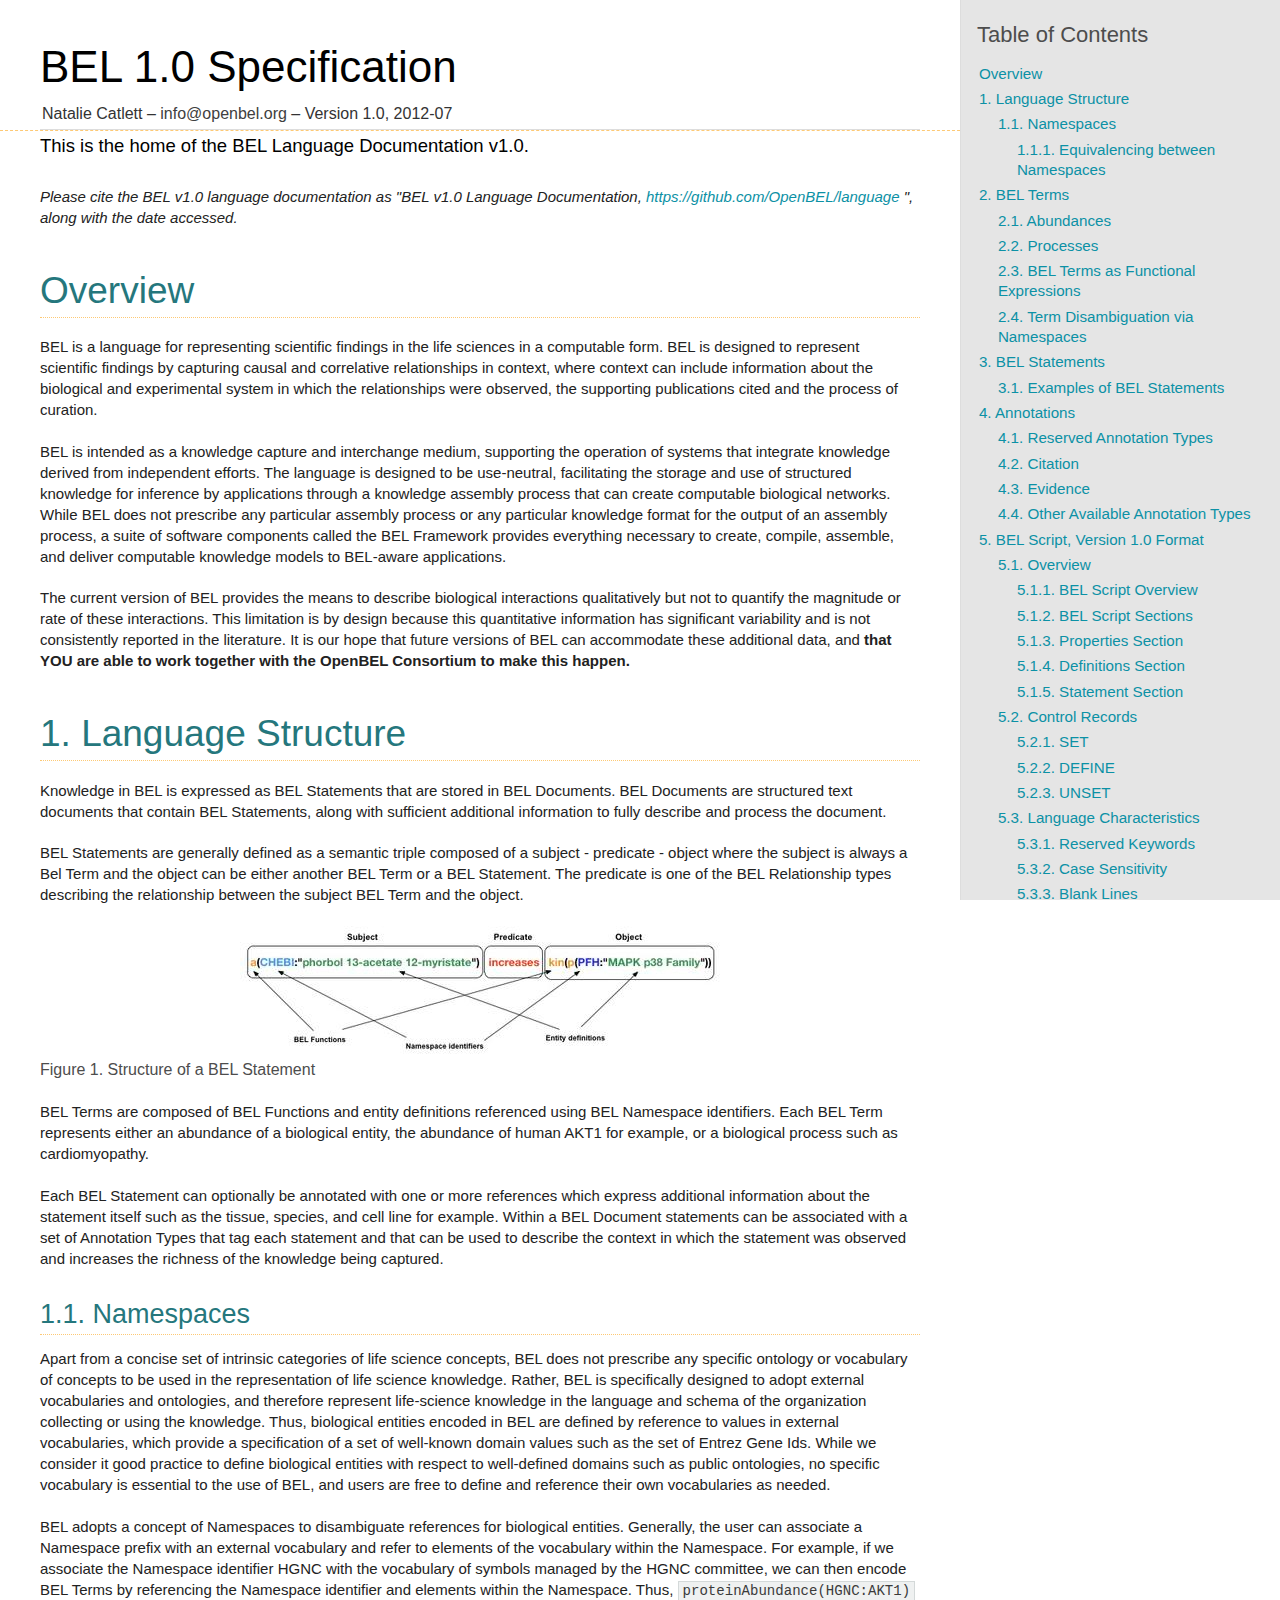
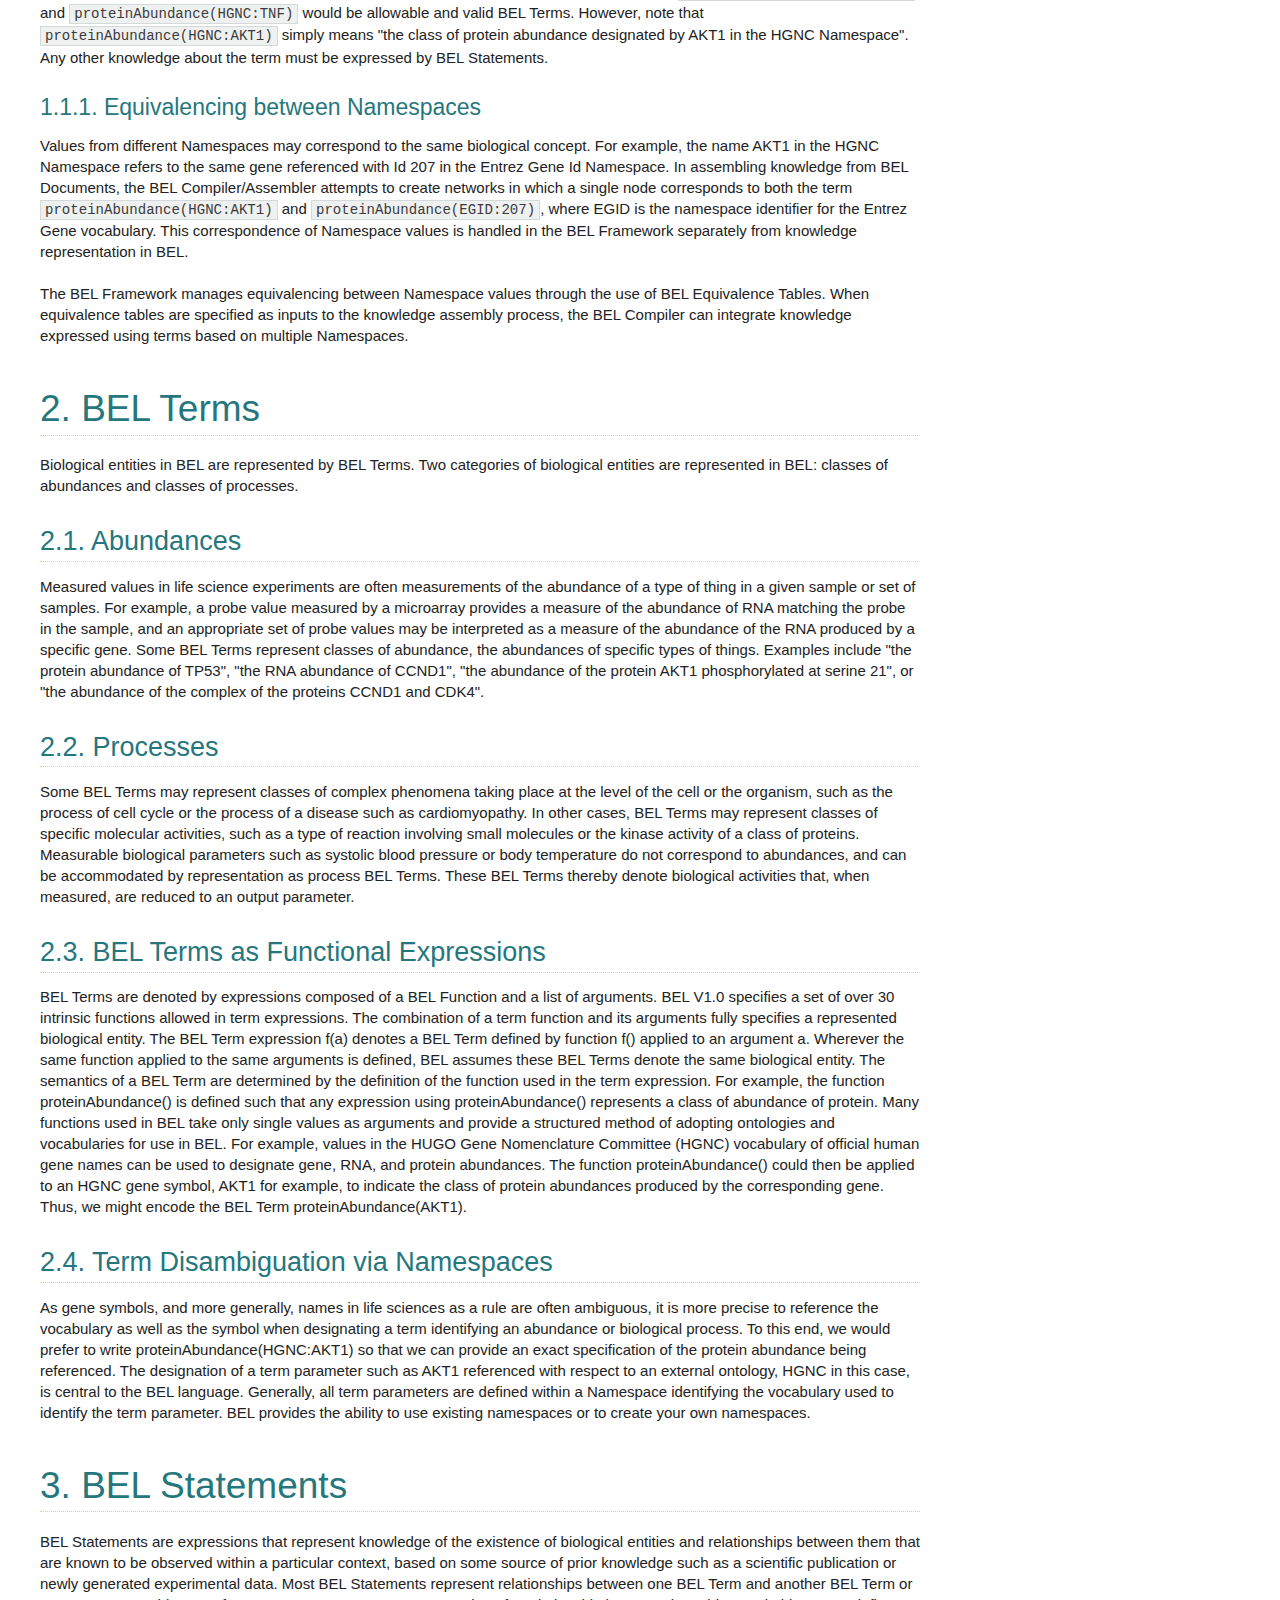
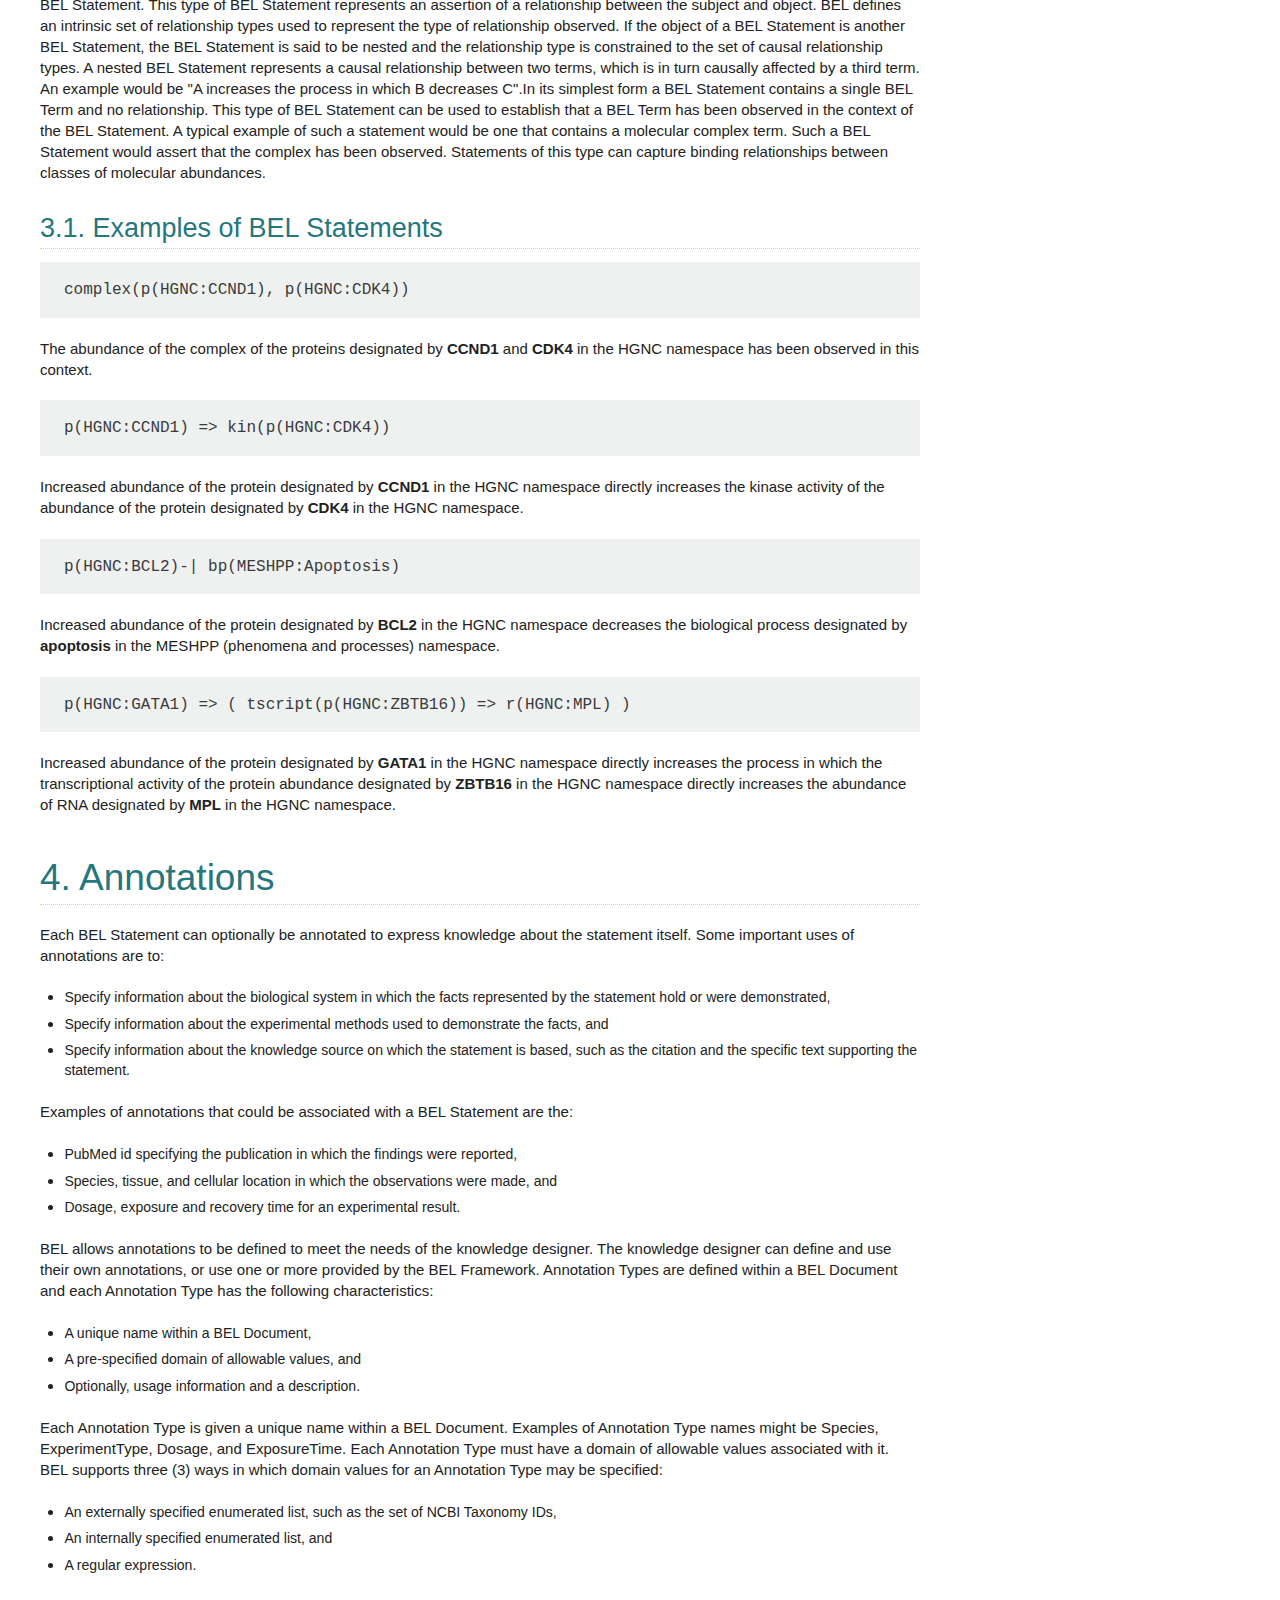
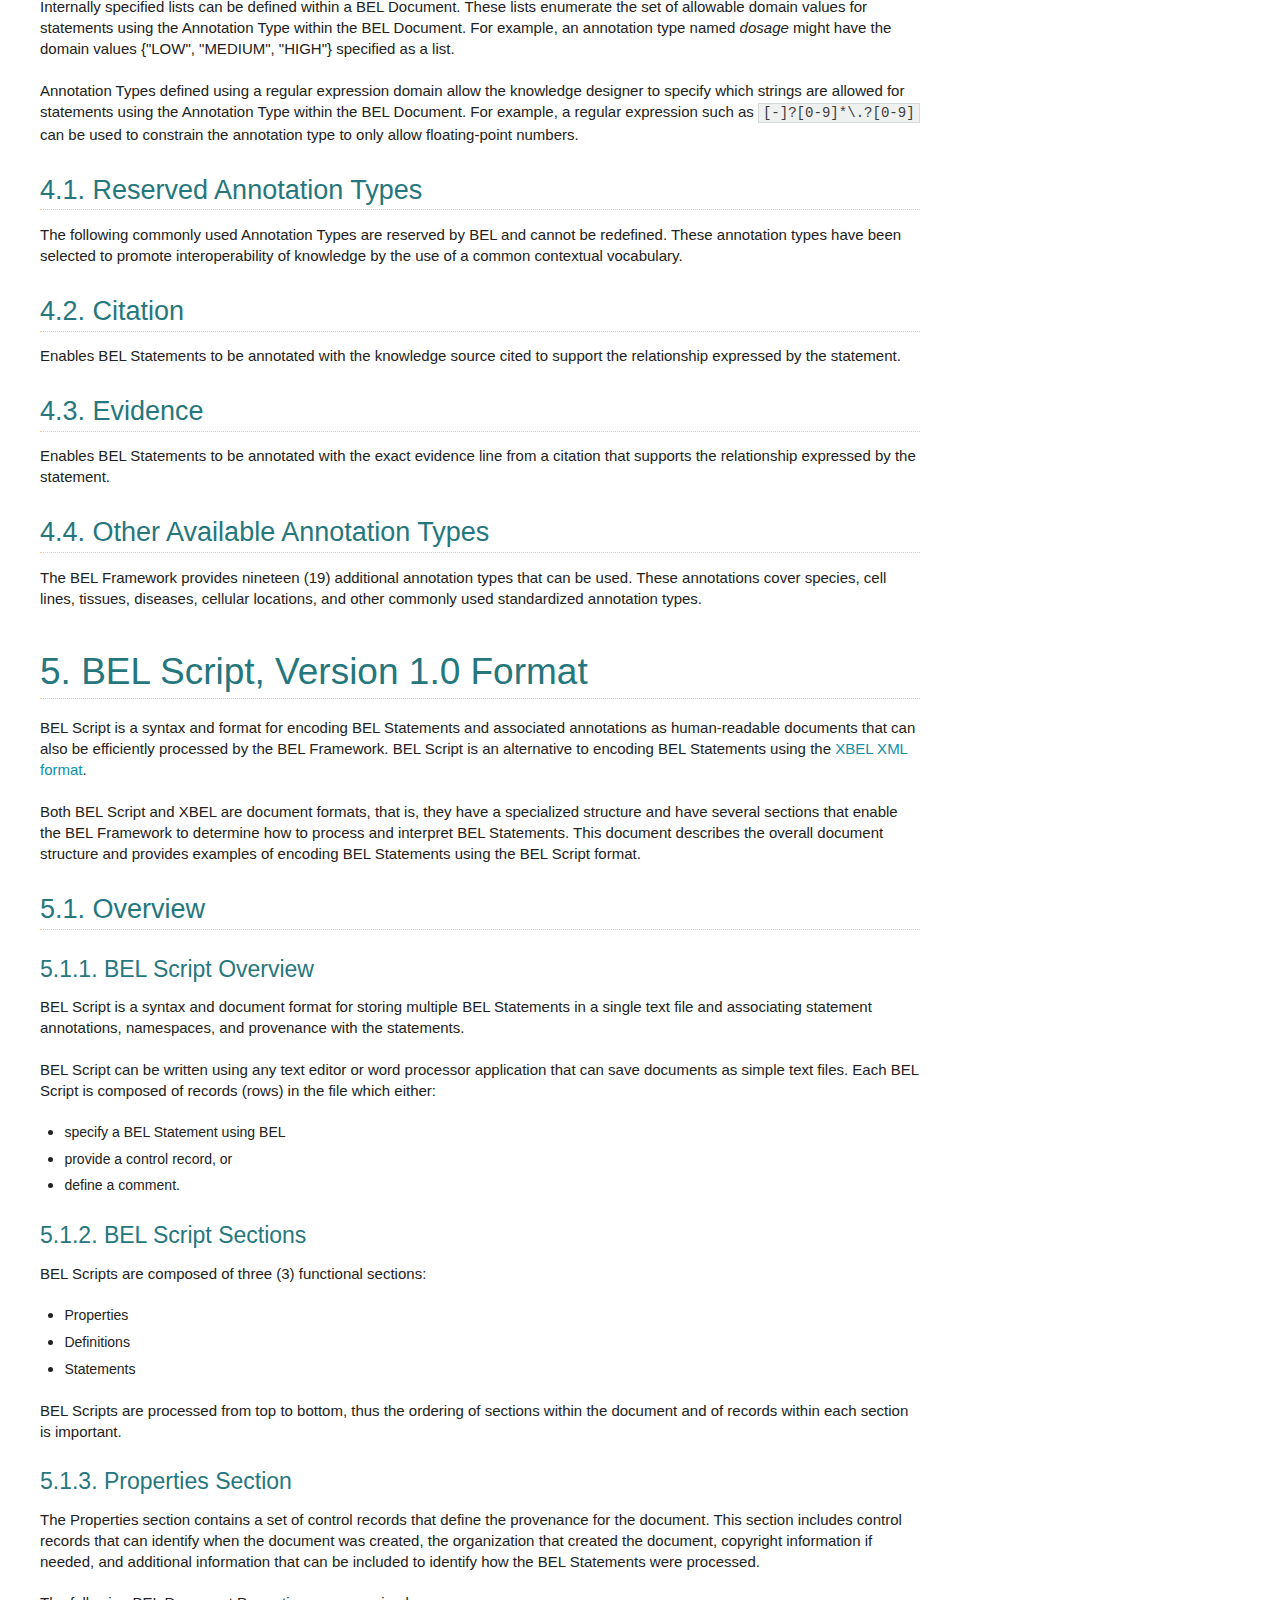
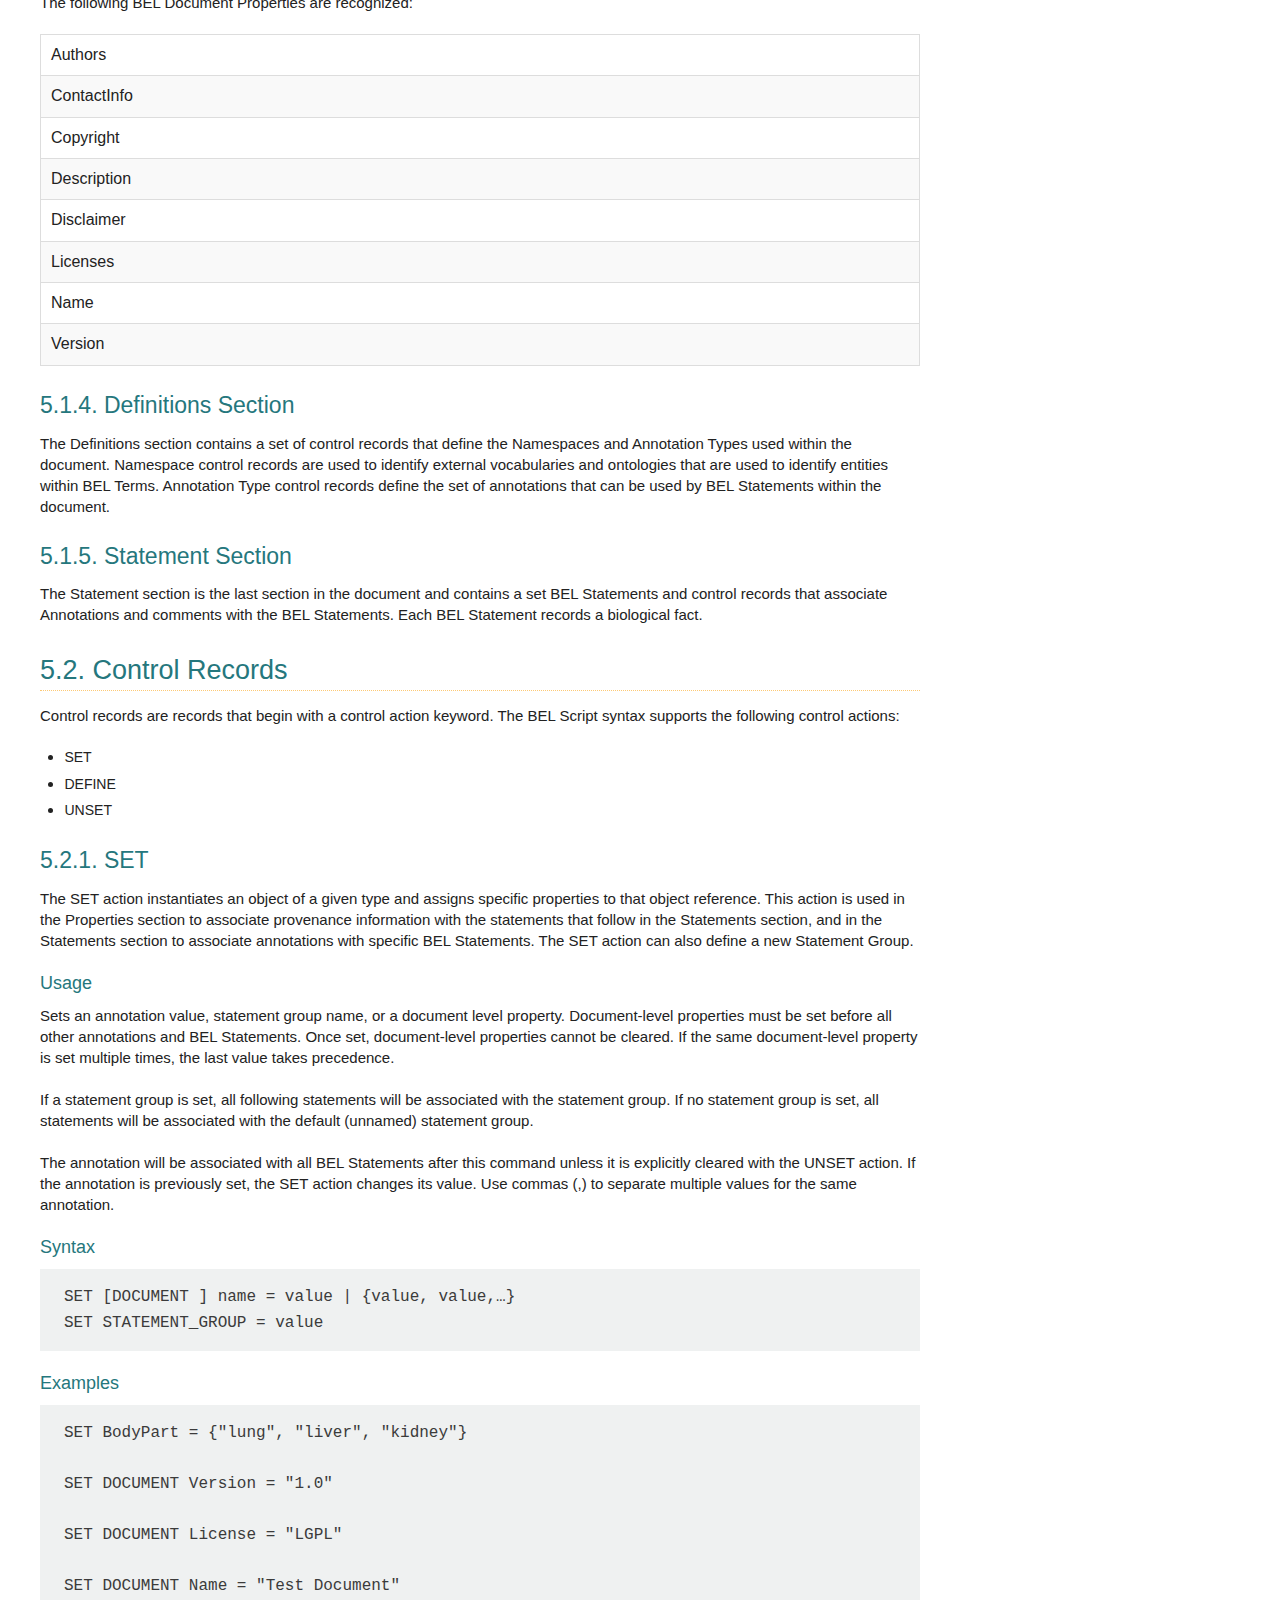
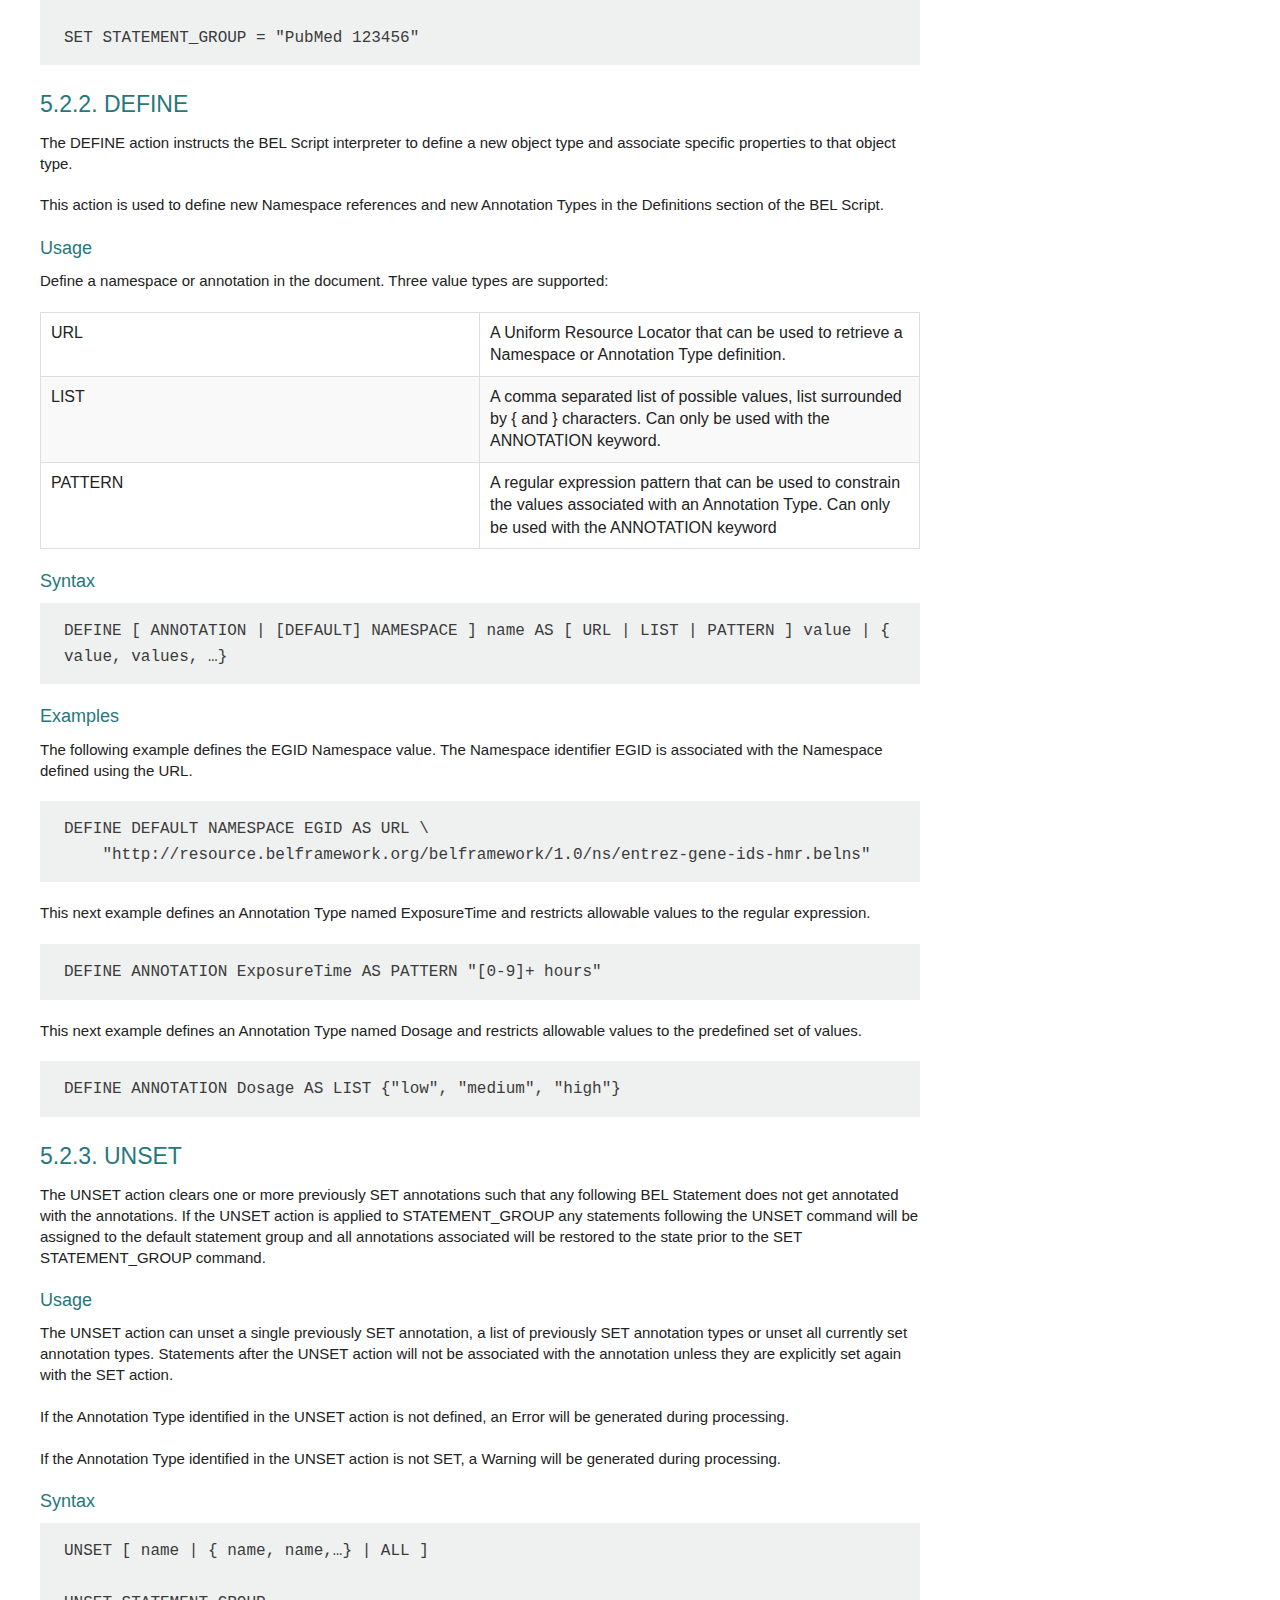
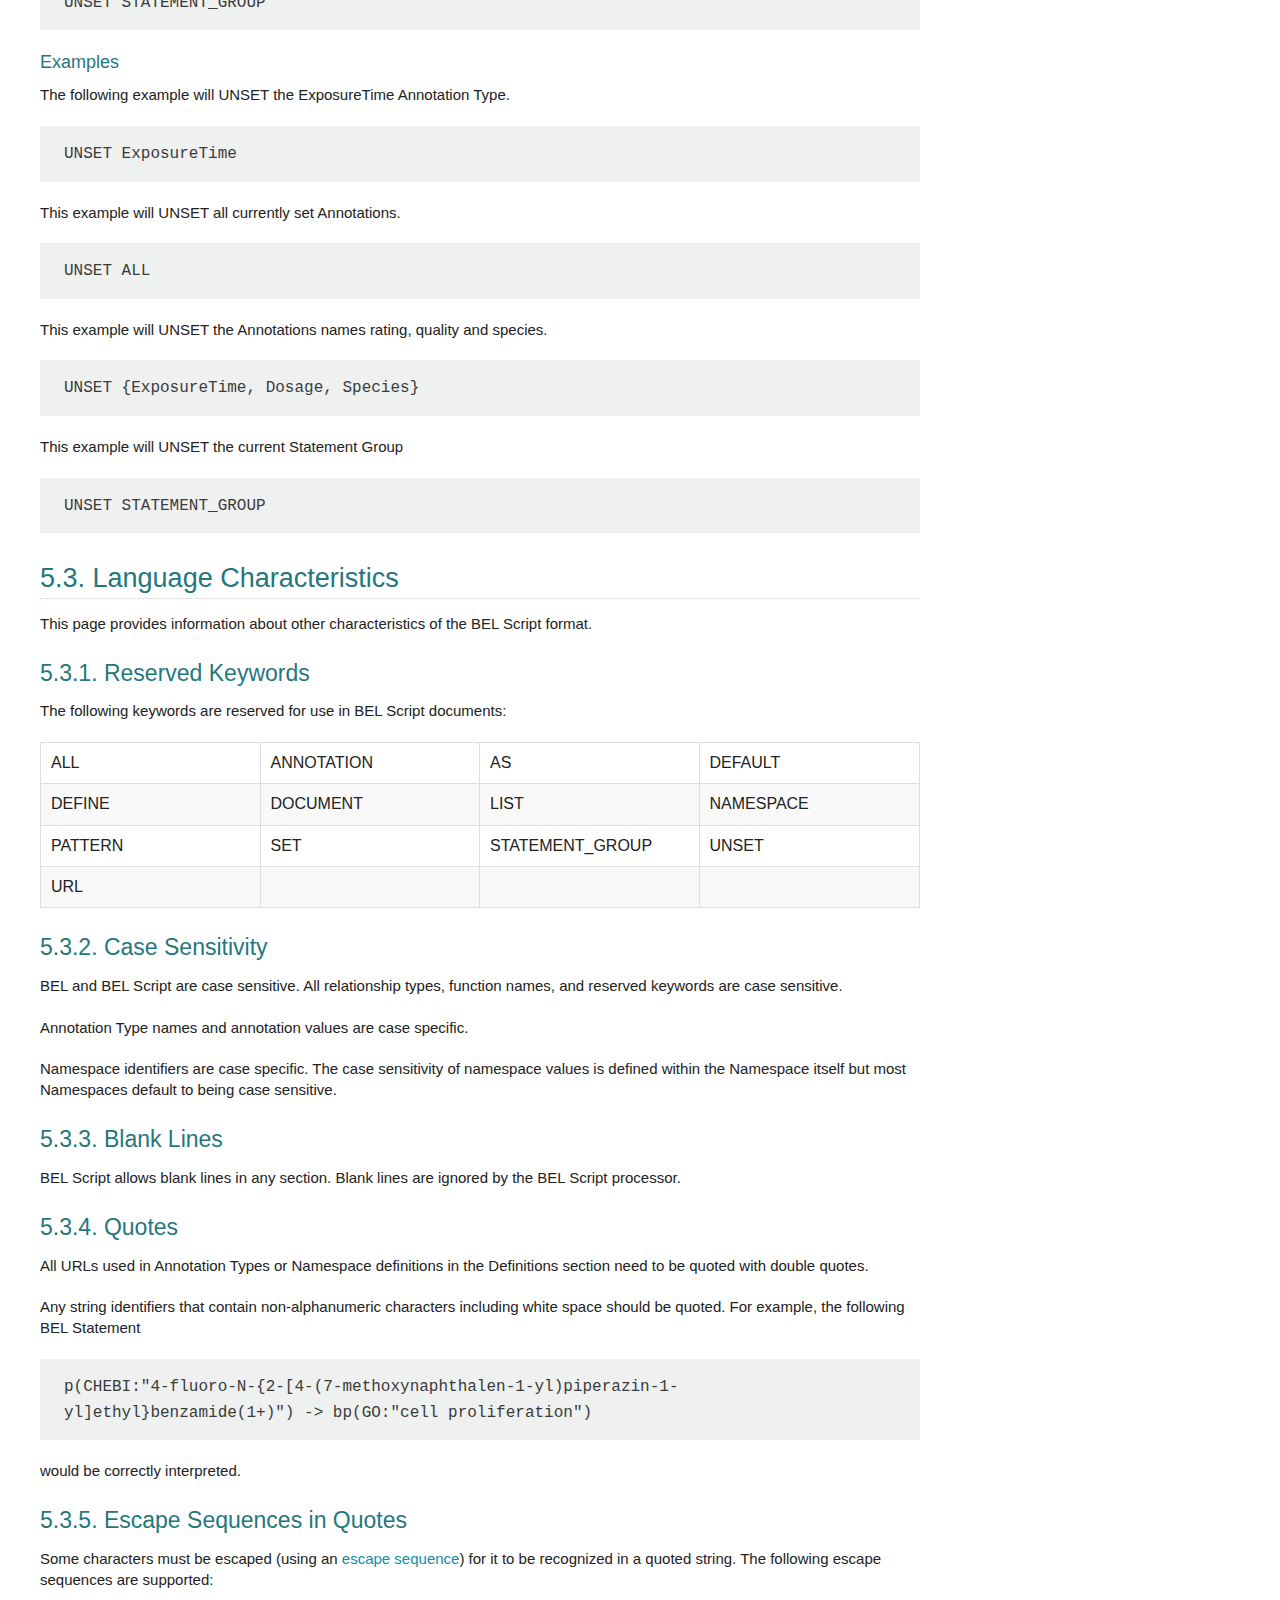
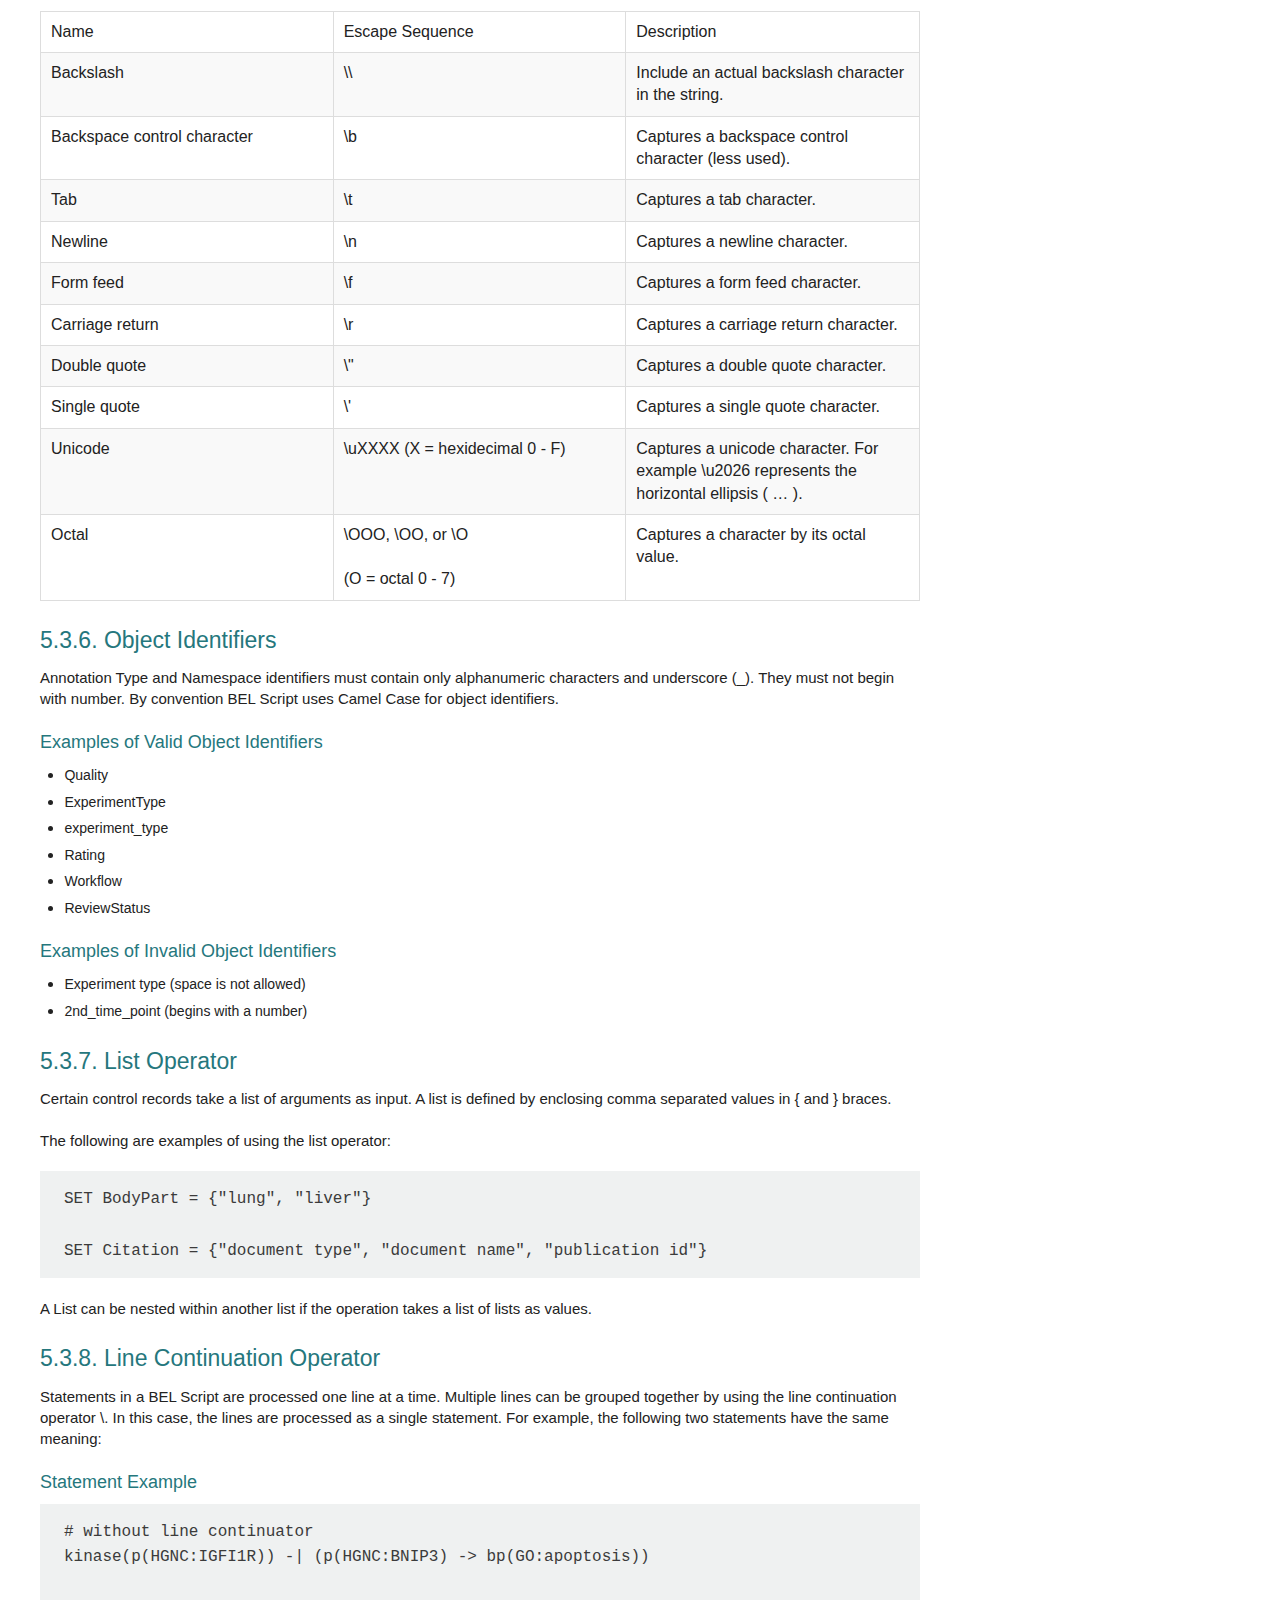
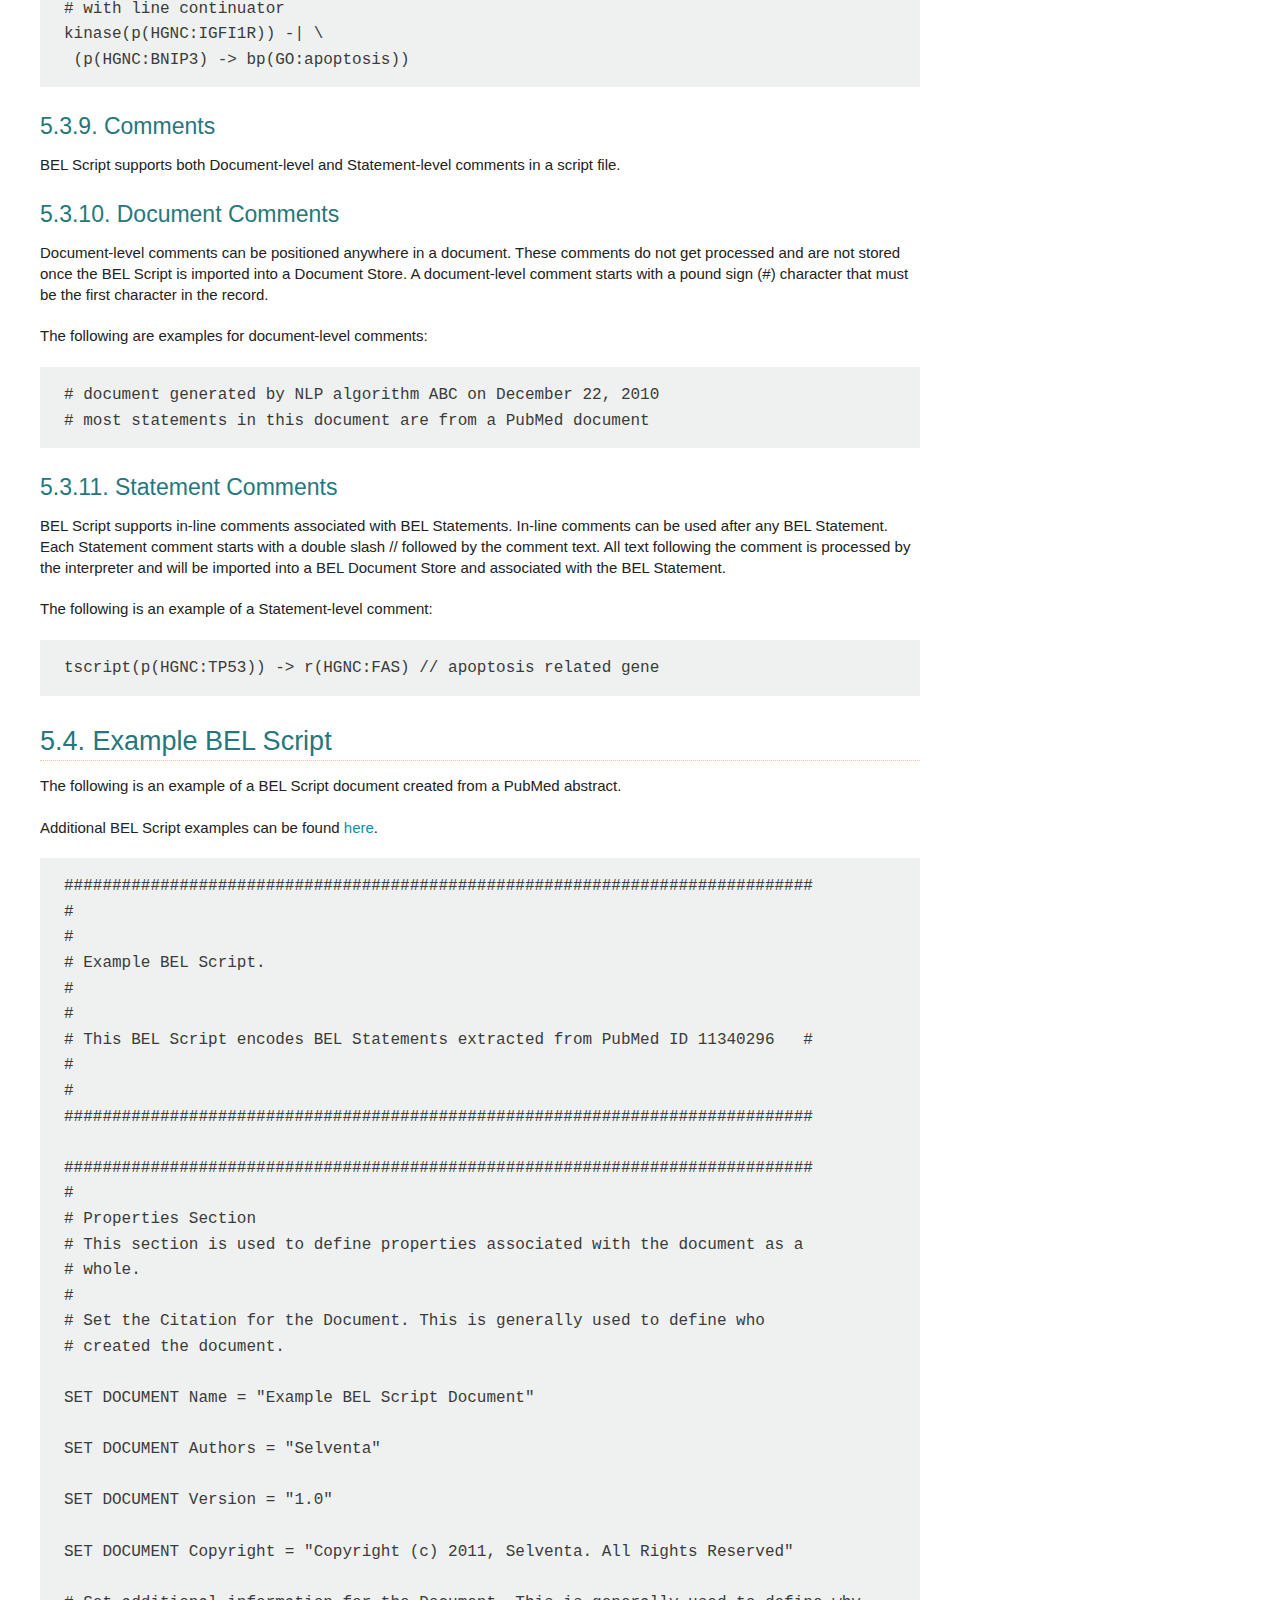
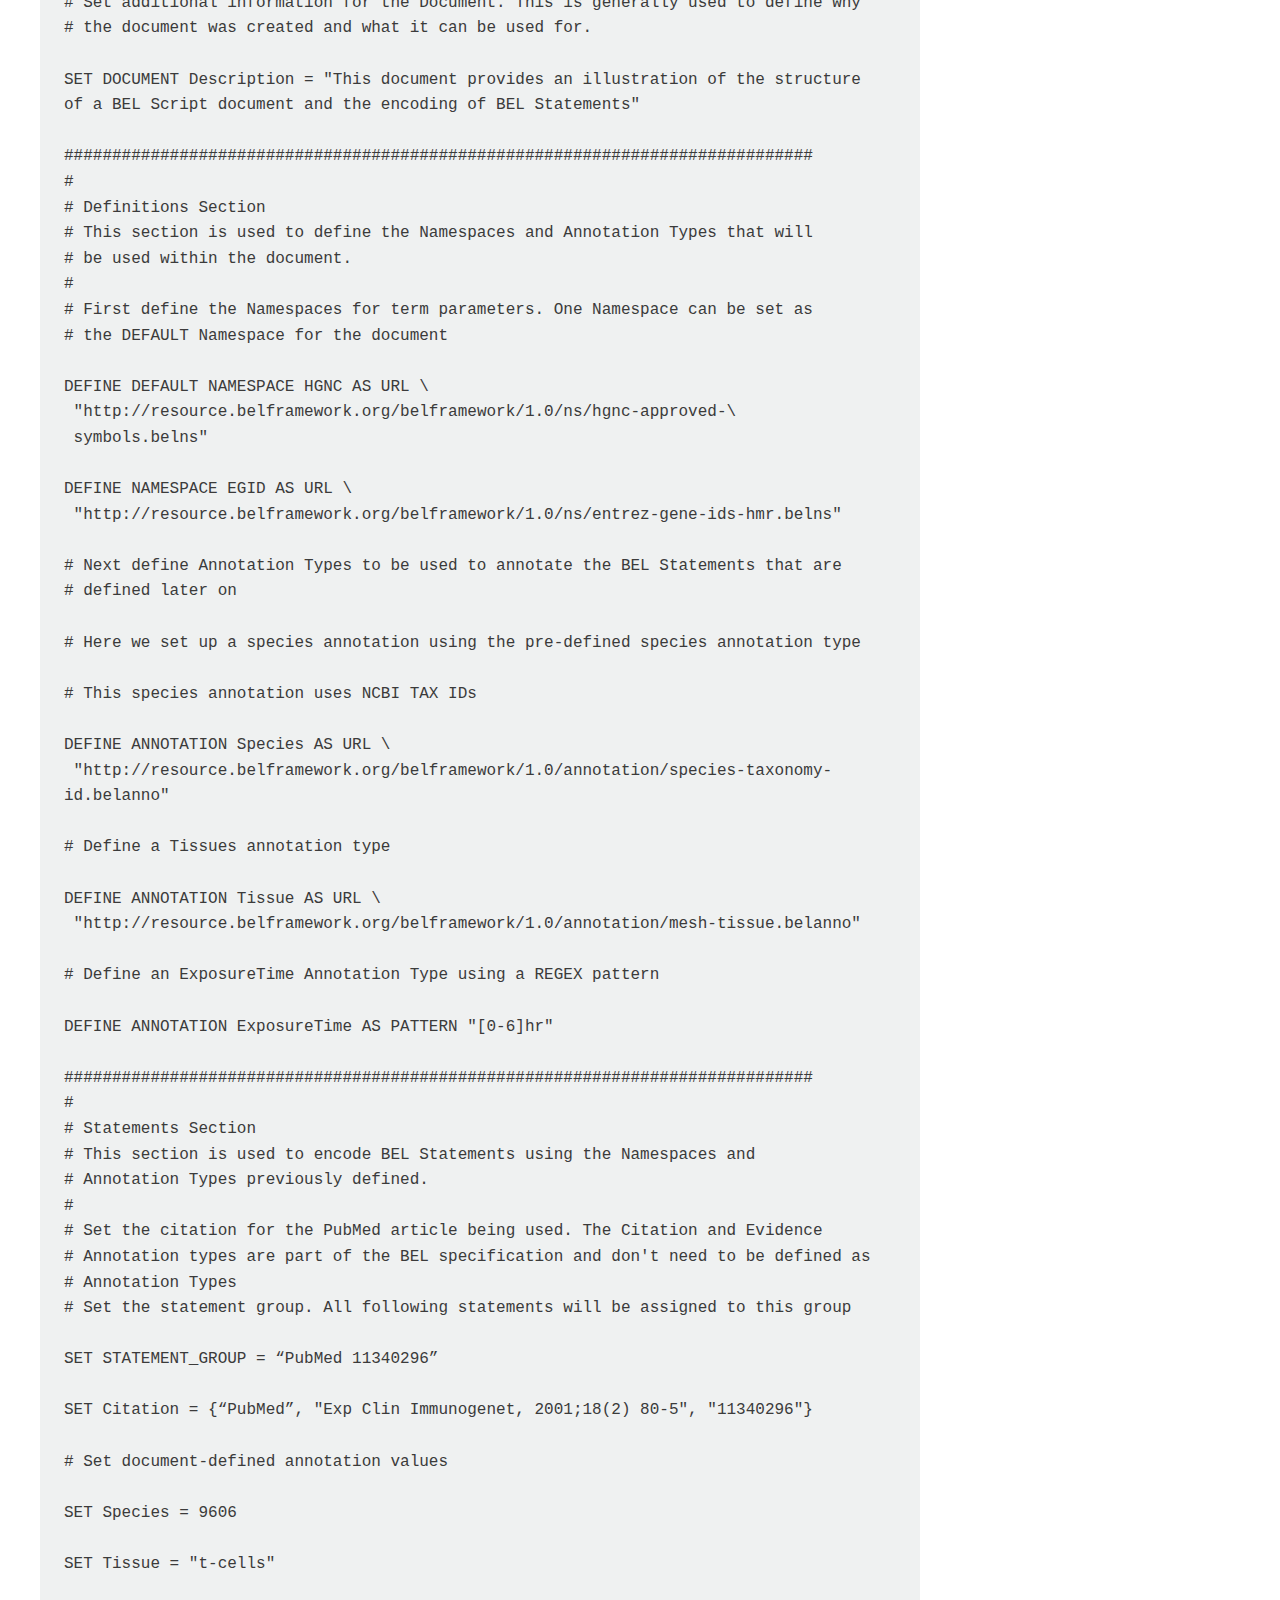
<file: version_1.0/bel_specification_version_1.0.html>
<!DOCTYPE html>
<html lang="en">
<head>
<meta charset="UTF-8">
<!--[if IE]><meta http-equiv="X-UA-Compatible" content="IE=edge"><![endif]-->
<meta name="viewport" content="width=device-width, initial-scale=1.0">
<meta name="generator" content="Asciidoctor 1.5.4">
<meta name="author" content="Natalie Catlett">
<title>BEL 1.0 Specification</title>
<style>
@import url(http://red-hat-overpass-fonts.s3.amazonaws.com/overpass.css);

// Theming built off rocket-panda.css stylesheet. Thanks!

/*! normalize.css v2.1.2 | MIT License | git.io/normalize */


/* ========================================================================== HTML5 display definitions ========================================================================== */


/** Correct `block` display not defined in IE 8/9. */

article,
aside,
details,
figcaption,
figure,
footer,
header,
hgroup,
main,
nav,
section,
summary {
    display: block;
}


/** Correct `inline-block` display not defined in IE 8/9. */

audio,
canvas,
video {
    display: inline-block;
}


/** Prevent modern browsers from displaying `audio` without controls. Remove excess height in iOS 5 devices. */

audio:not([controls]) {
    display: none;
    height: 0;
}


/** Address `[hidden]` styling not present in IE 8/9. Hide the `template` element in IE, Safari, and Firefox < 22. */

[hidden],
template {
    display: none;
}

script {
    display: none !important;
}


/* ========================================================================== Base ========================================================================== */


/** 1. Set default font family to sans-serif. 2. Prevent iOS text size adjust after orientation change, without disabling user zoom. */

html {
    font-family: sans-serif;
    /* 1 */
    -ms-text-size-adjust: 100%;
    /* 2 */
    -webkit-text-size-adjust: 100%;
    /* 2 */
}


/** Remove default margin. */

body {
    margin: 0;
}


/* ========================================================================== Links ========================================================================== */


/** Remove the gray background color from active links in IE 10. */

a {
    background: transparent;
}


/** Address `outline` inconsistency between Chrome and other browsers. */

a:focus {
    outline: thin dotted;
}


/** Improve readability when focused and also mouse hovered in all browsers. */

a:active,
a:hover {
    outline: 0;
}


/* ========================================================================== Typography ========================================================================== */


/** Address variable `h1` font-size and margin within `section` and `article` contexts in Firefox 4+, Safari 5, and Chrome. */

h1 {
    font-size: 2em;
    margin: 0.67em 0;
}


/** Address styling not present in IE 8/9, Safari 5, and Chrome. */

abbr[title] {
    border-bottom: 1px dotted;
}


/** Address style set to `bolder` in Firefox 4+, Safari 5, and Chrome. */

b,
strong {
    font-weight: bold;
}


/** Address styling not present in Safari 5 and Chrome. */

dfn {
    font-style: italic;
}


/** Address differences between Firefox and other browsers. */

hr {
    -moz-box-sizing: content-box;
    box-sizing: content-box;
    height: 0;
}


/** Address styling not present in IE 8/9. */

mark {
    background: #ff0;
    color: #000;
}


/** Correct font family set oddly in Safari 5 and Chrome. */

code,
kbd,
pre,
samp {
    font-family: monospace, serif;
    font-size: 1em;
}


/** Improve readability of pre-formatted text in all browsers. */

pre {
    white-space: pre-wrap;
}


/** Set consistent quote types. */

q {
    quotes: "\201C" "\201D" "\2018" "\2019";
}


/** Address inconsistent and variable font size in all browsers. */

small {
    font-size: 80%;
}


/** Prevent `sub` and `sup` affecting `line-height` in all browsers. */

sub,
sup {
    font-size: 75%;
    line-height: 0;
    position: relative;
    vertical-align: baseline;
}

sup {
    top: -0.5em;
}

sub {
    bottom: -0.25em;
}


/* ========================================================================== Embedded content ========================================================================== */


/** Remove border when inside `a` element in IE 8/9. */

img {
    border: 0;
}


/** Correct overflow displayed oddly in IE 9. */

svg:not(:root) {
    overflow: hidden;
}


/* ========================================================================== Figures ========================================================================== */


/** Address margin not present in IE 8/9 and Safari 5. */

figure {
    margin: 0;
}


/* ========================================================================== Forms ========================================================================== */


/** Define consistent border, margin, and padding. */

fieldset {
    border: 1px solid #c0c0c0;
    margin: 0 2px;
    padding: 0.35em 0.625em 0.75em;
}


/** 1. Correct `color` not being inherited in IE 8/9. 2. Remove padding so people aren't caught out if they zero out fieldsets. */

legend {
    border: 0;
    /* 1 */
    padding: 0;
    /* 2 */
}


/** 1. Correct font family not being inherited in all browsers. 2. Correct font size not being inherited in all browsers. 3. Address margins set differently in Firefox 4+, Safari 5, and Chrome. */

button,
input,
select,
textarea {
    font-family: inherit;
    /* 1 */
    font-size: 100%;
    /* 2 */
    margin: 0;
    /* 3 */
}


/** Address Firefox 4+ setting `line-height` on `input` using `!important` in the UA stylesheet. */

button,
input {
    line-height: normal;
}


/** Address inconsistent `text-transform` inheritance for `button` and `select`. All other form control elements do not inherit `text-transform` values. Correct `button` style inheritance in Chrome, Safari 5+, and IE 8+. Correct `select` style inheritance in Firefox 4+ and Opera. */

button,
select {
    text-transform: none;
}


/** 1. Avoid the WebKit bug in Android 4.0.* where (2) destroys native `audio` and `video` controls. 2. Correct inability to style clickable `input` types in iOS. 3. Improve usability and consistency of cursor style between image-type `input` and others. */

button,
html input[type="button"],
input[type="reset"],
input[type="submit"] {
    -webkit-appearance: button;
    /* 2 */
    cursor: pointer;
    /* 3 */
}


/** Re-set default cursor for disabled elements. */

button[disabled],
html input[disabled] {
    cursor: default;
}


/** 1. Address box sizing set to `content-box` in IE 8/9. 2. Remove excess padding in IE 8/9. */

input[type="checkbox"],
input[type="radio"] {
    box-sizing: border-box;
    /* 1 */
    padding: 0;
    /* 2 */
}


/** 1. Address `appearance` set to `searchfield` in Safari 5 and Chrome. 2. Address `box-sizing` set to `border-box` in Safari 5 and Chrome (include `-moz` to future-proof). */

input[type="search"] {
    -webkit-appearance: textfield;
    /* 1 */
    -moz-box-sizing: content-box;
    -webkit-box-sizing: content-box;
    /* 2 */
    box-sizing: content-box;
}


/** Remove inner padding and search cancel button in Safari 5 and Chrome on OS X. */

input[type="search"]::-webkit-search-cancel-button,
input[type="search"]::-webkit-search-decoration {
    -webkit-appearance: none;
}


/** Remove inner padding and border in Firefox 4+. */

button::-moz-focus-inner,
input::-moz-focus-inner {
    border: 0;
    padding: 0;
}


/** 1. Remove default vertical scrollbar in IE 8/9. 2. Improve readability and alignment in all browsers. */

textarea {
    overflow: auto;
    /* 1 */
    vertical-align: top;
    /* 2 */
}


/* ========================================================================== Tables ========================================================================== */


/** Remove most spacing between table cells. */

table {
    border-collapse: collapse;
    border-spacing: 0;
}

meta.foundation-mq-small {
    font-family: "only screen and (min-width: 768px)";
    width: 768px;
}

meta.foundation-mq-medium {
    font-family: "only screen and (min-width:1280px)";
    width: 1280px;
}

meta.foundation-mq-large {
    font-family: "only screen and (min-width:1440px)";
    width: 1440px;
}

*,
*:before,
*:after {
    -moz-box-sizing: border-box;
    -webkit-box-sizing: border-box;
    box-sizing: border-box;
}

html,
body {
    font-size: 100%;
}

body {
    background: #e5e5e5;
    color: #222222;
    padding: 0;
    margin: 0;
    font-family: "Helvetica Neue", "Helvetica", Helvetica, Arial, sans-serif;
    font-weight: normal;
    font-style: normal;
    line-height: 1;
    position: relative;
    cursor: auto;
}

a:hover {
    cursor: pointer;
}

img,
object,
embed {
    max-width: 100%;
    height: auto;
}

object,
embed {
    height: 100%;
}

img {
    -ms-interpolation-mode: bicubic;
}

#map_canvas img,
#map_canvas embed,
#map_canvas object,
.map_canvas img,
.map_canvas embed,
.map_canvas object {
    max-width: none !important;
}

.left {
    float: left !important;
}

.right {
    float: right !important;
}

.text-left {
    text-align: left !important;
}

.text-right {
    text-align: right !important;
}

.text-center {
    text-align: center !important;
}

.text-justify {
    text-align: justify !important;
}

.hide {
    display: none;
}

.antialiased,
body {
    -webkit-font-smoothing: antialiased;
}

img {
    display: inline-block;
    vertical-align: middle;
}

textarea {
    height: auto;
    min-height: 50px;
}

select {
    width: 100%;
}

object,
svg {
    display: inline-block;
    vertical-align: middle;
}

.center {
    margin-left: auto;
    margin-right: auto;
}

.spread {
    width: 100%;
}

p.lead,
.paragraph.lead > p,
#preamble > .sectionbody > .paragraph:first-of-type p {
    font-size: 1.15625em;
    line-height: 1.6;
}

.subheader,
.admonitionblock td.content > .title,
.audioblock > .title,
.exampleblock > .title,
.imageblock > .title,
.listingblock > .title,
.literalblock > .title,
.stemblock > .title,
.openblock > .title,
.paragraph > .title,
.quoteblock > .title,
table.tableblock > .title,
.verseblock > .title,
.videoblock > .title,
.dlist > .title,
.olist > .title,
.ulist > .title,
.qlist > .title,
.hdlist > .title {
    line-height: 1.4;
    color: #4d4d4d;
    font-weight: 300;
    margin-top: 0.2em;
    margin-bottom: 0.5em;
}


/* Typography resets */

div,
dl,
dt,
dd,
ul,
ol,
li,
h1,
h2,
h3,
#toctitle,
.sidebarblock > .content > .title,
h4,
h5,
h6,
pre,
form,
p,
blockquote,
th,
td {
    margin: 0;
    padding: 0;
    direction: ltr;
}


/* Default Link Styles */

a {
    color: #006699;
    text-decoration: none;
    line-height: inherit;
}

a:hover,
a:focus {
    color: #ea0011;
}

a img {
    border: none;
}


/* Default paragraph styles */

p {
    font-family: "Helvetica Neue", Helvetica, "Liberation Sans", Arial, sans-serif;
    font-weight: normal;
    font-size: 0.9375em;
    line-height: 1.4;
    margin-bottom: 1.375em;
    text-rendering: optimizeLegibility;
}

p aside {
    font-size: 0.875em;
    line-height: 1.35;
    font-style: italic;
}


/* Default header styles */

h1,
h2,
h3,
#toctitle,
.sidebarblock > .content > .title,
h4,
h5,
h6 {
    font-family: Overpass, "Helvetica Neue", Helvetica, Arial, sans-serif;
    font-weight: normal;
    font-style: normal;
    color: black;
    text-rendering: optimizeLegibility;
    margin-top: 1em;
    margin-bottom: 0.5em;
    line-height: 1.2125em;
}

h1 small,
h2 small,
h3 small,
#toctitle small,
.sidebarblock > .content > .title small,
h4 small,
h5 small,
h6 small {
    font-size: 60%;
    color: #4d4d4d;
    line-height: 0;
}

h1 {
    font-size: 2.125em;
}

h2 {
    font-size: 1.6875em;
}

h3,
#toctitle,
.sidebarblock > .content > .title {
    font-size: 1.375em;
}

h4 {
    font-size: 1.125em;
}

h5 {
    font-size: 1.125em;
}

h6 {
    font-size: 1em;
}

hr {
    border: solid #dddddd;
    border-width: 1px 0 0;
    clear: both;
    margin: 1.25em 0 1.1875em;
    height: 0;
}


/* Helpful Typography Defaults */

em,
i {
    font-style: italic;
    line-height: inherit;
}

strong,
b {
    font-weight: bold;
    line-height: inherit;
}

small {
    font-size: 60%;
    line-height: inherit;
}

code {
    font-family: Menlo, Monaco, "Liberation Mono", Consolas, monospace;
    font-weight: normal;
    color: #3b3b3b;
}


/* Lists */

ul,
ol,
dl {
    font-size: 0.9375em;
    line-height: 1.4;
    margin-bottom: 1.375em;
    list-style-position: outside;
    font-family: "Helvetica Neue", Helvetica, "Liberation Sans", Arial, sans-serif;
}

ul,
ol {
    margin-left: 1.625em;
}

ul.no-bullet,
ol.no-bullet {
    margin-left: 1.625em;
}


/* Unordered Lists */

ul li ul,
ul li ol {
    margin-left: 1.25em;
    margin-bottom: 0;
    font-size: 1em;
    /* Override nested font-size change */
}

ul.square li ul,
ul.circle li ul,
ul.disc li ul {
    list-style: inherit;
}

ul.square {
    list-style-type: square;
}

ul.circle {
    list-style-type: circle;
}

ul.disc {
    list-style-type: disc;
}

ul.no-bullet {
    list-style: none;
}


/* Ordered Lists */

ol li ul,
ol li ol {
    margin-left: 1.25em;
    margin-bottom: 0;
}


/* Definition Lists */

dl dt {
    margin-bottom: 0.3em;
    font-weight: bold;
}

dl dd {
    margin-bottom: 0.75em;
}


/* Abbreviations */

abbr,
acronym {
    text-transform: uppercase;
    font-size: 90%;
    color: #404040;
    border-bottom: 1px dotted #dddddd;
    cursor: help;
}

abbr {
    text-transform: none;
}


/* Blockquotes */

blockquote {
    margin: 0 0 1.375em;
    padding: 0 0 0 1em;
    border-left: 5px solid #ededed;
}

blockquote cite {
    display: block;
    font-size: 0.8125em;
    color: #333333;
}

blockquote cite:before {
    content: "\2014 \0020";
}

blockquote cite a,
blockquote cite a:visited {
    color: #333333;
}

blockquote,
blockquote p {
    line-height: 1.4;
    color: #404040;
}


/* Microformats */

.vcard {
    display: inline-block;
    margin: 0 0 1.25em 0;
    border: 1px solid #dddddd;
    padding: 0.625em 0.75em;
}

.vcard li {
    margin: 0;
    display: block;
}

.vcard .fn {
    font-weight: bold;
    font-size: 0.9375em;
}

.vevent .summary {
    font-weight: bold;
}

.vevent abbr {
    cursor: auto;
    text-decoration: none;
    font-weight: bold;
    border: none;
    padding: 0 0.0625em;
}

@media only screen and (min-width: 768px) {
    h1,
    h2,
    h3,
    #toctitle,
    .sidebarblock > .content > .title,
    h4,
    h5,
    h6 {
        line-height: 1.4;
    }
    h1 {
        font-size: 2.75em;
    }
    h2 {
        font-size: 2.3125em;
    }
    h3,
    #toctitle,
    .sidebarblock > .content > .title {
        font-size: 1.6875em;
    }
    h4 {
        font-size: 1.4375em;
    }
}


/* Tables */

table {
    background: white;
    margin-bottom: 1.25em;
    border: solid 1px #dddddd;
}

table thead,
table tfoot {
    background: whitesmoke;
    font-weight: bold;
}

table thead tr th,
table thead tr td,
table tfoot tr th,
table tfoot tr td {
    padding: 0.5em 0.625em 0.625em;
    font-size: inherit;
    color: #222222;
    text-align: left;
}

table tr th,
table tr td {
    padding: 0.5625em 0.625em;
    font-size: inherit;
    color: #222222;
}

table tr.even,
table tr.alt,
table tr:nth-of-type(even) {
    background: #f9f9f9;
}

table thead tr th,
table tfoot tr th,
table tbody tr td,
table tr td,
table tfoot tr td {
    display: table-cell;
    line-height: 1.4;
}

body {
    tab-size: 4;
}

h1,
h2,
h3,
#toctitle,
.sidebarblock > .content > .title,
h4,
h5,
h6 {
    line-height: 1.4;
}

a:hover,
a:focus {
    text-decoration: underline;
}

.clearfix:before,
.clearfix:after,
.float-group:before,
.float-group:after {
    content: " ";
    display: table;
}

.clearfix:after,
.float-group:after {
    clear: both;
}

*:not(pre) > code {
    font-size: 0.9375em;
    font-style: normal !important;
    letter-spacing: 0;
    padding: 1px 4px;
    background-color: #eff1f1;
    border: 1px solid #d4d9d9;
    -webkit-border-radius: 0;
    border-radius: 0;
    line-height: inherit;
}

pre,
pre > code {
    line-height: 1.6;
    color: #3b3b3b;
    font-family: Menlo, Monaco, "Liberation Mono", Consolas, monospace;
    font-weight: normal;
}

.keyseq {
    color: #737373;
}

kbd {
    font-family: Menlo, Monaco, "Liberation Mono", Consolas, monospace;
    display: inline-block;
    color: #404040;
    font-size: 0.65em;
    line-height: 1.45;
    background-color: #f7f7f7;
    border: 1px solid #ccc;
    -webkit-border-radius: 3px;
    border-radius: 3px;
    -webkit-box-shadow: 0 1px 0 rgba(0, 0, 0, 0.2), 0 0 0 0.1em white inset;
    box-shadow: 0 1px 0 rgba(0, 0, 0, 0.2), 0 0 0 0.1em white inset;
    margin: 0 0.15em;
    padding: 0.2em 0.5em;
    vertical-align: middle;
    position: relative;
    top: -0.1em;
    white-space: nowrap;
}

.keyseq kbd:first-child {
    margin-left: 0;
}

.keyseq kbd:last-child {
    margin-right: 0;
}

.menuseq,
.menu {
    color: #272727;
}

b.button:before,
b.button:after {
    position: relative;
    top: -1px;
    font-weight: normal;
}

b.button:before {
    content: "[";
    padding: 0 3px 0 2px;
}

b.button:after {
    content: "]";
    padding: 0 2px 0 3px;
}

#header,
#content,
#footnotes,
#footer {
    width: 100%;
    margin-left: auto;
    margin-right: auto;
    margin-top: 0;
    margin-bottom: 0;
    max-width: 62.5em;
    *zoom: 1;
    position: relative;
    padding-left: 0.9375em;
    padding-right: 0.9375em;
}

#header:before,
#header:after,
#content:before,
#content:after,
#footnotes:before,
#footnotes:after,
#footer:before,
#footer:after {
    content: " ";
    display: table;
}

#header:after,
#content:after,
#footnotes:after,
#footer:after {
    clear: both;
}

#content {
    margin-top: 1.25em;
}

#content:before {
    content: none;
}

#header > h1:first-child {
    color: black;
    margin-top: 2.25rem;
    margin-bottom: 0;
}

#header > h1:first-child + #toc {
    margin-top: 8px;
    border-top: 1px solid #dddddd;
}

#header > h1:only-child,
body.toc2 #header > h1:nth-last-child(2) {
    border-bottom: 1px solid #dddddd;
    padding-bottom: 8px;
}

#header .details {
    border-bottom: 1px solid #dddddd;
    line-height: 1.45;
    padding-top: 0.25em;
    padding-bottom: 0.25em;
    padding-left: 0.25em;
    color: #333333;
    display: -ms-flexbox;
    display: -webkit-flex;
    display: flex;
    -ms-flex-flow: row wrap;
    -webkit-flex-flow: row wrap;
    flex-flow: row wrap;
}

#header .details span:first-child {
    margin-left: -0.125em;
}

#header .details span.email a {
    color: #404040;
}

#header .details br {
    display: none;
}

#header .details br + span:before {
    content: "\00a0\2013\00a0";
}

#header .details br + span.author:before {
    content: "\00a0\22c5\00a0";
    color: #404040;
}

#header .details br + span#revremark:before {
    content: "\00a0|\00a0";
}

#header #revnumber {
    text-transform: capitalize;
}

#header #revnumber:after {
    content: "\00a0";
}

#content > h1:first-child:not([class]) {
    color: black;
    border-bottom: 1px solid #dddddd;
    padding-bottom: 8px;
    margin-top: 0;
    padding-top: 1rem;
    margin-bottom: 1.25rem;
}

#toc {
    border-bottom: 0 solid #dddddd;
    padding-bottom: 0.5em;
}

#toc > ul {
    margin-left: 0.125em;
}

#toc ul.sectlevel0 > li > a {
    font-style: italic;
}

#toc ul.sectlevel0 ul.sectlevel1 {
    margin: 0.5em 0;
}

#toc ul {
    font-family: Overpass, "Helvetica Neue", Helvetica, Arial, sans-serif;
    list-style-type: none;
}

#toc li {
    line-height: 1.3334;
    margin-top: 0.3334em;
}

#toc a {
    text-decoration: none;
}

#toc a:active {
    text-decoration: underline;
}

#toctitle {
    color: #4d4d4d;
    font-size: 1.2em;
}

@media only screen and (min-width: 768px) {
    #toctitle {
        font-size: 1.375em;
    }
    body.toc2 {
        padding-left: 15em;
        padding-right: 0;
    }
    #toc.toc2 {
        margin-top: 0 !important;
        background-color: #e5e5e5;
        position: fixed;
        width: 15em;
        left: 0;
        top: 0;
        border-right: 1px solid #dddddd;
        border-top-width: 0 !important;
        border-bottom-width: 0 !important;
        z-index: 1000;
        padding: 1.25em 1em;
        height: 100%;
        overflow: auto;
    }
    #toc.toc2 #toctitle {
        margin-top: 0;
        margin-bottom: 0.8rem;
        font-size: 1.2em;
    }
    #toc.toc2 > ul {
        font-size: 0.9em;
        margin-bottom: 0;
    }
    #toc.toc2 ul ul {
        margin-left: 0;
        padding-left: 1em;
    }
    #toc.toc2 ul.sectlevel0 ul.sectlevel1 {
        padding-left: 0;
        margin-top: 0.5em;
        margin-bottom: 0.5em;
    }
    body.toc2.toc-right {
        padding-left: 0;
        padding-right: 15em;
    }
    body.toc2.toc-right #toc.toc2 {
        border-right-width: 0;
        border-left: 1px solid #dddddd;
        left: auto;
        right: 0;
    }
}

@media only screen and (min-width: 1280px) {
    body.toc2 {
        padding-left: 20em;
        padding-right: 0;
    }
    #toc.toc2 {
        width: 20em;
    }
    #toc.toc2 #toctitle {
        font-size: 1.375em;
    }
    #toc.toc2 > ul {
        font-size: 0.95em;
    }
    #toc.toc2 ul ul {
        padding-left: 1.25em;
    }
    body.toc2.toc-right {
        padding-left: 0;
        padding-right: 20em;
    }
}

#content #toc {
    border-style: solid;
    border-width: 1px;
    border-color: #cccccc;
    margin-bottom: 1.25em;
    padding: 1.25em;
    background: #e5e5e5;
    -webkit-border-radius: 0;
    border-radius: 0;
}

#content #toc >:first-child {
    margin-top: 0;
}

#content #toc >:last-child {
    margin-bottom: 0;
}

#footer {
    max-width: 100%;
    background-color: white;
    padding: 1.25em;
}

#footer-text {
    color: #666666;
    line-height: 1.26;
}

.sect1 {
    padding-bottom: 0.625em;
}

@media only screen and (min-width: 768px) {
    .sect1 {
        padding-bottom: 1.25em;
    }
}

.sect1 + .sect1 {
    border-top: 0 solid #dddddd;
}

#content h1 > a.anchor,
h2 > a.anchor,
h3 > a.anchor,
#toctitle > a.anchor,
.sidebarblock > .content > .title > a.anchor,
h4 > a.anchor,
h5 > a.anchor,
h6 > a.anchor {
    position: absolute;
    z-index: 1001;
    width: 1.5ex;
    margin-left: -1.5ex;
    display: block;
    text-decoration: none !important;
    visibility: hidden;
    text-align: center;
    font-weight: normal;
}

#content h1 > a.anchor:before,
h2 > a.anchor:before,
h3 > a.anchor:before,
#toctitle > a.anchor:before,
.sidebarblock > .content > .title > a.anchor:before,
h4 > a.anchor:before,
h5 > a.anchor:before,
h6 > a.anchor:before {
    content: "\00A7";
    font-size: 0.85em;
    display: block;
    padding-top: 0.1em;
}

#content h1:hover > a.anchor,
#content h1 > a.anchor:hover,
h2:hover > a.anchor,
h2 > a.anchor:hover,
h3:hover > a.anchor,
#toctitle:hover > a.anchor,
.sidebarblock > .content > .title:hover > a.anchor,
h3 > a.anchor:hover,
#toctitle > a.anchor:hover,
.sidebarblock > .content > .title > a.anchor:hover,
h4:hover > a.anchor,
h4 > a.anchor:hover,
h5:hover > a.anchor,
h5 > a.anchor:hover,
h6:hover > a.anchor,
h6 > a.anchor:hover {
    visibility: visible;
}

#content h1 > a.link,
h2 > a.link,
h3 > a.link,
#toctitle > a.link,
.sidebarblock > .content > .title > a.link,
h4 > a.link,
h5 > a.link,
h6 > a.link {
    color: black;
    text-decoration: none;
}

#content h1 > a.link:hover,
h2 > a.link:hover,
h3 > a.link:hover,
#toctitle > a.link:hover,
.sidebarblock > .content > .title > a.link:hover,
h4 > a.link:hover,
h5 > a.link:hover,
h6 > a.link:hover {
    color: black;
}

.audioblock,
.imageblock,
.literalblock,
.listingblock,
.stemblock,
.videoblock {
    margin-bottom: 1.25em;
}

.admonitionblock td.content > .title,
.audioblock > .title,
.exampleblock > .title,
.imageblock > .title,
.listingblock > .title,
.literalblock > .title,
.stemblock > .title,
.openblock > .title,
.paragraph > .title,
.quoteblock > .title,
table.tableblock > .title,
.verseblock > .title,
.videoblock > .title,
.dlist > .title,
.olist > .title,
.ulist > .title,
.qlist > .title,
.hdlist > .title {
    text-rendering: optimizeLegibility;
    text-align: left;
}

table.tableblock > caption.title {
    white-space: nowrap;
    overflow: visible;
    max-width: 0;
}

.paragraph.lead > p,
#preamble > .sectionbody > .paragraph:first-of-type p {
    color: black;
}

table.tableblock #preamble > .sectionbody > .paragraph:first-of-type p {
    font-size: inherit;
}

.admonitionblock > table {
    border-collapse: separate;
    border: 0;
    background: none;
    width: 100%;
}

.admonitionblock > table td.icon {
    text-align: center;
    width: 80px;
}

.admonitionblock > table td.icon img {
    max-width: none;
}

.admonitionblock > table td.icon .title {
    font-weight: bold;
    font-family: Overpass, "Helvetica Neue", Helvetica, Arial, sans-serif;
    text-transform: uppercase;
}

.admonitionblock > table td.content {
    padding-left: 1.125em;
    padding-right: 1.25em;
    border-left: 1px solid #dddddd;
    color: #333333;
}

.admonitionblock > table td.content >:last-child >:last-child {
    margin-bottom: 0;
}

.exampleblock > .content {
    border-style: solid;
    border-width: 1px;
    border-color: #cccccc;
    margin-bottom: 1.25em;
    padding: 1.25em;
    background: #e5e5e5;
    -webkit-border-radius: 0;
    border-radius: 0;
}

.exampleblock > .content >:first-child {
    margin-top: 0;
}

.exampleblock > .content >:last-child {
    margin-bottom: 0;
}

.sidebarblock {
    border-style: solid;
    border-width: 1px;
    border-color: #cccccc;
    margin-bottom: 1.25em;
    padding: 1.25em;
    background: #e5e5e5;
    -webkit-border-radius: 0;
    border-radius: 0;
}

.sidebarblock >:first-child {
    margin-top: 0;
}

.sidebarblock >:last-child {
    margin-bottom: 0;
}

.sidebarblock > .content > .title {
    color: #4d4d4d;
    margin-top: 0;
}

.exampleblock > .content >:last-child >:last-child,
.exampleblock > .content .olist > ol > li:last-child >:last-child,
.exampleblock > .content .ulist > ul > li:last-child >:last-child,
.exampleblock > .content .qlist > ol > li:last-child >:last-child,
.sidebarblock > .content >:last-child >:last-child,
.sidebarblock > .content .olist > ol > li:last-child >:last-child,
.sidebarblock > .content .ulist > ul > li:last-child >:last-child,
.sidebarblock > .content .qlist > ol > li:last-child >:last-child {
    margin-bottom: 0;
}

.literalblock pre,
.listingblock pre:not(.highlight),
.listingblock pre[class="highlight"],
.listingblock pre[class^="highlight "],
.listingblock pre.CodeRay,
.listingblock pre.prettyprint {
    background: #eff1f1;
}

.sidebarblock .literalblock pre,
.sidebarblock .listingblock pre:not(.highlight),
.sidebarblock .listingblock pre[class="highlight"],
.sidebarblock .listingblock pre[class^="highlight "],
.sidebarblock .listingblock pre.CodeRay,
.sidebarblock .listingblock pre.prettyprint {
    background: #f2f1f1;
}

.literalblock pre,
.literalblock pre[class],
.listingblock pre,
.listingblock pre[class] {
    border: 0 0 0 2px solid rgba(120, 120, 120, 0.35);
    -webkit-border-radius: 0;
    border-radius: 0;
    word-wrap: break-word;
    padding: 1em 1.5em 0.875em 1.5em;
    font-size: 0.8125em;
}

.literalblock pre.nowrap,
.literalblock pre[class].nowrap,
.listingblock pre.nowrap,
.listingblock pre[class].nowrap {
    overflow-x: auto;
    white-space: pre;
    word-wrap: normal;
}

@media only screen and (min-width: 768px) {
    .literalblock pre,
    .literalblock pre[class],
    .listingblock pre,
    .listingblock pre[class] {
        font-size: 0.90625em;
    }
}

@media only screen and (min-width: 1280px) {
    .literalblock pre,
    .literalblock pre[class],
    .listingblock pre,
    .listingblock pre[class] {
        font-size: 1em;
    }
}

.literalblock.output pre {
    color: #eff1f1;
    background-color: #3b3b3b;
}

.listingblock pre.highlightjs {
    padding: 0;
}

.listingblock pre.highlightjs > code {
    padding: 1em 1.5em 0.875em 1.5em;
    -webkit-border-radius: 0;
    border-radius: 0;
}

.listingblock > .content {
    position: relative;
}

.listingblock code[data-lang]:before {
    display: none;
    content: attr(data-lang);
    position: absolute;
    font-size: 0.75em;
    top: 0.425rem;
    right: 0.5rem;
    line-height: 1;
    text-transform: uppercase;
    color: #999;
}

.listingblock:hover code[data-lang]:before {
    display: block;
}

.listingblock.terminal pre .command:before {
    content: attr(data-prompt);
    padding-right: 0.5em;
    color: #999;
}

.listingblock.terminal pre .command:not([data-prompt]):before {
    content: "$";
}

table.pyhltable {
    border-collapse: separate;
    border: 0;
    margin-bottom: 0;
    background: none;
}

table.pyhltable td {
    vertical-align: top;
    padding-top: 0;
    padding-bottom: 0;
    line-height: 1.6;
}

table.pyhltable td.code {
    padding-left: .75em;
    padding-right: 0;
}

pre.pygments .lineno,
table.pyhltable td:not(.code) {
    color: #999;
    padding-left: 0;
    padding-right: .5em;
    border-right: 1px solid #dddddd;
}

pre.pygments .lineno {
    display: inline-block;
    margin-right: .25em;
}

table.pyhltable .linenodiv {
    background: none !important;
    padding-right: 0 !important;
}

.quoteblock {
    margin: 0 1em 1.375em 1.5em;
    display: table;
}

.quoteblock > .title {
    margin-left: -1.5em;
    margin-bottom: 0.75em;
}

.quoteblock blockquote,
.quoteblock blockquote p {
    color: #404040;
    font-size: 1.15rem;
    line-height: 1.75;
    word-spacing: 0.1em;
    letter-spacing: 0;
    font-style: italic;
    text-align: justify;
}

.quoteblock blockquote {
    margin: 0;
    padding: 0;
    border: 0;
}

.quoteblock blockquote:before {
    content: "\201c";
    float: left;
    font-size: 2.75em;
    font-weight: bold;
    line-height: 0.6em;
    margin-left: -0.6em;
    color: #4d4d4d;
    text-shadow: 0 1px 2px rgba(0, 0, 0, 0.1);
}

.quoteblock blockquote > .paragraph:last-child p {
    margin-bottom: 0;
}

.quoteblock .attribution {
    margin-top: 0.5em;
    margin-right: 0.5ex;
    text-align: right;
}

.quoteblock .quoteblock {
    margin-left: 0;
    margin-right: 0;
    padding: 0.5em 0;
    border-left: 3px solid #333333;
}

.quoteblock .quoteblock blockquote {
    padding: 0 0 0 0.75em;
}

.quoteblock .quoteblock blockquote:before {
    display: none;
}

.verseblock {
    margin: 0 1em 1.375em 1em;
}

.verseblock pre {
    font-family: "Open Sans", "DejaVu Sans", sans;
    font-size: 1.15rem;
    color: #404040;
    font-weight: 300;
    text-rendering: optimizeLegibility;
}

.verseblock pre strong {
    font-weight: 400;
}

.verseblock .attribution {
    margin-top: 1.25rem;
    margin-left: 0.5ex;
}

.quoteblock .attribution,
.verseblock .attribution {
    font-size: 0.8125em;
    line-height: 1.45;
    font-style: italic;
}

.quoteblock .attribution br,
.verseblock .attribution br {
    display: none;
}

.quoteblock .attribution cite,
.verseblock .attribution cite {
    display: block;
    letter-spacing: -0.025em;
    color: #333333;
}

.quoteblock.abstract {
    margin: 0 0 1.375em 0;
    display: block;
}

.quoteblock.abstract blockquote,
.quoteblock.abstract blockquote p {
    text-align: left;
    word-spacing: 0;
}

.quoteblock.abstract blockquote:before,
.quoteblock.abstract blockquote p:first-of-type:before {
    display: none;
}

table.tableblock {
    max-width: 100%;
    border-collapse: separate;
}

table.tableblock td > .paragraph:last-child p > p:last-child,
table.tableblock th > p:last-child,
table.tableblock td > p:last-child {
    margin-bottom: 0;
}

table.tableblock,
th.tableblock,
td.tableblock {
    border: 0 solid #dddddd;
}

table.grid-all th.tableblock,
table.grid-all td.tableblock {
    border-width: 0 1px 1px 0;
}

table.grid-all tfoot > tr > th.tableblock,
table.grid-all tfoot > tr > td.tableblock {
    border-width: 1px 1px 0 0;
}

table.grid-cols th.tableblock,
table.grid-cols td.tableblock {
    border-width: 0 1px 0 0;
}

table.grid-all * > tr > .tableblock:last-child,
table.grid-cols * > tr > .tableblock:last-child {
    border-right-width: 0;
}

table.grid-rows th.tableblock,
table.grid-rows td.tableblock {
    border-width: 0 0 1px 0;
}

table.grid-all tbody > tr:last-child > th.tableblock,
table.grid-all tbody > tr:last-child > td.tableblock,
table.grid-all thead:last-child > tr > th.tableblock,
table.grid-rows tbody > tr:last-child > th.tableblock,
table.grid-rows tbody > tr:last-child > td.tableblock,
table.grid-rows thead:last-child > tr > th.tableblock {
    border-bottom-width: 0;
}

table.grid-rows tfoot > tr > th.tableblock,
table.grid-rows tfoot > tr > td.tableblock {
    border-width: 1px 0 0 0;
}

table.frame-all {
    border-width: 1px;
}

table.frame-sides {
    border-width: 0 1px;
}

table.frame-topbot {
    border-width: 1px 0;
}

th.halign-left,
td.halign-left {
    text-align: left;
}

th.halign-right,
td.halign-right {
    text-align: right;
}

th.halign-center,
td.halign-center {
    text-align: center;
}

th.valign-top,
td.valign-top {
    vertical-align: top;
}

th.valign-bottom,
td.valign-bottom {
    vertical-align: bottom;
}

th.valign-middle,
td.valign-middle {
    vertical-align: middle;
}

table thead th,
table tfoot th {
    font-weight: bold;
}

tbody tr th {
    display: table-cell;
    line-height: 1.4;
    background: whitesmoke;
}

tbody tr th,
tbody tr th p,
tfoot tr th,
tfoot tr th p {
    color: #222222;
    font-weight: bold;
}

p.tableblock > code:only-child {
    background: none;
    padding: 0;
}

p.tableblock {
    font-size: 1em;
}

td > div.verse {
    white-space: pre;
}

ol {
    margin-left: 1.875em;
}

ul li ol {
    margin-left: 1.625em;
}

dl dd {
    margin-left: 2em;
}

dl dd:last-child,
dl dd:last-child >:last-child {
    margin-bottom: 0;
}

ol > li p,
ul > li p,
ul dd,
ol dd,
.olist .olist,
.ulist .ulist,
.ulist .olist,
.olist .ulist {
    margin-bottom: 0.6875em;
}

ul.unstyled,
ol.unnumbered,
ul.checklist,
ul.none {
    list-style-type: none;
}

ul.unstyled,
ol.unnumbered,
ul.checklist {
    margin-left: 0.625em;
}

ul.checklist li > p:first-child > .fa-square-o:first-child,
ul.checklist li > p:first-child > .fa-check-square-o:first-child {
    width: 1em;
    font-size: 0.85em;
}

ul.checklist li > p:first-child > input[type="checkbox"]:first-child {
    width: 1em;
    position: relative;
    top: 1px;
}

ul.inline {
    margin: 0 auto 0.6875em auto;
    margin-left: -1.375em;
    margin-right: 0;
    padding: 0;
    list-style: none;
    overflow: hidden;
}

ul.inline > li {
    list-style: none;
    float: left;
    margin-left: 1.375em;
    display: block;
}

ul.inline > li > * {
    display: block;
}

.unstyled dl dt {
    font-weight: normal;
    font-style: normal;
}

ol.arabic {
    list-style-type: decimal;
}

ol.decimal {
    list-style-type: decimal-leading-zero;
}

ol.loweralpha {
    list-style-type: lower-alpha;
}

ol.upperalpha {
    list-style-type: upper-alpha;
}

ol.lowerroman {
    list-style-type: lower-roman;
}

ol.upperroman {
    list-style-type: upper-roman;
}

ol.lowergreek {
    list-style-type: lower-greek;
}

.hdlist > table,
.colist > table {
    border: 0;
    background: none;
}

.hdlist > table > tbody > tr,
.colist > table > tbody > tr {
    background: none;
}

td.hdlist1,
td.hdlist2 {
    vertical-align: top;
    padding: 0 0.625em;
}

td.hdlist1 {
    font-weight: bold;
    padding-bottom: 1.375em;
}

.literalblock + .colist,
.listingblock + .colist {
    margin-top: -0.5em;
}

.colist > table tr > td:first-of-type {
    padding: 0 0.75em;
    line-height: 1;
}

.colist > table tr > td:last-of-type {
    padding: 0.25em 0;
}

.thumb,
.th {
    line-height: 0;
    display: inline-block;
    border: solid 4px white;
    -webkit-box-shadow: 0 0 0 1px #dddddd;
    box-shadow: 0 0 0 1px #dddddd;
}

.imageblock.left,
.imageblock[style*="float: left"] {
    margin: 0.25em 0.625em 1.25em 0;
}

.imageblock.right,
.imageblock[style*="float: right"] {
    margin: 0.25em 0 1.25em 0.625em;
}

.imageblock > .title {
    margin-bottom: 0;
}

.imageblock.thumb,
.imageblock.th {
    border-width: 6px;
}

.imageblock.thumb > .title,
.imageblock.th > .title {
    padding: 0 0.125em;
}

.image.left,
.image.right {
    margin-top: 0.25em;
    margin-bottom: 0.25em;
    display: inline-block;
    line-height: 0;
}

.image.left {
    margin-right: 0.625em;
}

.image.right {
    margin-left: 0.625em;
}

a.image {
    text-decoration: none;
    display: inline-block;
}

a.image object {
    pointer-events: none;
}

sup.footnote,
sup.footnoteref {
    font-size: 0.875em;
    position: static;
    vertical-align: super;
}

sup.footnote a,
sup.footnoteref a {
    text-decoration: none;
}

sup.footnote a:active,
sup.footnoteref a:active {
    text-decoration: underline;
}

#footnotes {
    padding-top: 0.75em;
    padding-bottom: 0.75em;
    margin-bottom: 0.625em;
}

#footnotes hr {
    width: 20%;
    min-width: 6.25em;
    margin: -0.25em 0 0.75em 0;
    border-width: 1px 0 0 0;
}

#footnotes .footnote {
    padding: 0 0.375em 0 0.225em;
    line-height: 1.3334;
    font-size: 0.875em;
    margin-left: 1.2em;
    text-indent: -1.05em;
    margin-bottom: 0.2em;
}

#footnotes .footnote a:first-of-type {
    font-weight: bold;
    text-decoration: none;
}

#footnotes .footnote:last-of-type {
    margin-bottom: 0;
}

#content #footnotes {
    margin-top: -0.625em;
    margin-bottom: 0;
    padding: 0.75em 0;
}

.gist .file-data > table {
    border: 0;
    background: #fff;
    width: 100%;
    margin-bottom: 0;
}

.gist .file-data > table td.line-data {
    width: 99%;
}

div.unbreakable {
    page-break-inside: avoid;
}

.big {
    font-size: larger;
}

.small {
    font-size: smaller;
}

.underline {
    text-decoration: underline;
}

.overline {
    text-decoration: overline;
}

.line-through {
    text-decoration: line-through;
}

.aqua {
    color: #00bfbf;
}

.aqua-background {
    background-color: #00fafa;
}

.black {
    color: black;
}

.black-background {
    background-color: black;
}

.blue {
    color: #0000bf;
}

.blue-background {
    background-color: #0000fa;
}

.fuchsia {
    color: #bf00bf;
}

.fuchsia-background {
    background-color: #fa00fa;
}

.gray {
    color: #606060;
}

.gray-background {
    background-color: #7d7d7d;
}

.green {
    color: #006000;
}

.green-background {
    background-color: #007d00;
}

.lime {
    color: #00bf00;
}

.lime-background {
    background-color: #00fa00;
}

.maroon {
    color: #600000;
}

.maroon-background {
    background-color: #7d0000;
}

.navy {
    color: #000060;
}

.navy-background {
    background-color: #00007d;
}

.olive {
    color: #606000;
}

.olive-background {
    background-color: #7d7d00;
}

.purple {
    color: #600060;
}

.purple-background {
    background-color: #7d007d;
}

.red {
    color: #bf0000;
}

.red-background {
    background-color: #fa0000;
}

.silver {
    color: #909090;
}

.silver-background {
    background-color: #bcbcbc;
}

.teal {
    color: #006060;
}

.teal-background {
    background-color: #007d7d;
}

.white {
    color: #bfbfbf;
}

.white-background {
    background-color: #fafafa;
}

.yellow {
    color: #bfbf00;
}

.yellow-background {
    background-color: #fafa00;
}

span.icon > .fa {
    cursor: default;
}

.admonitionblock td.icon [class^="fa icon-"] {
    font-size: 2.5em;
    text-shadow: 1px 1px 2px rgba(0, 0, 0, 0.5);
    cursor: default;
}

.admonitionblock td.icon .icon-note:before {
    content: "\f05a";
    color: #004c73;
}

.admonitionblock td.icon .icon-tip:before {
    content: "\f0eb";
    text-shadow: 1px 1px 2px rgba(155, 155, 0, 0.8);
    color: #111;
}

.admonitionblock td.icon .icon-warning:before {
    content: "\f071";
    color: #bf6900;
}

.admonitionblock td.icon .icon-caution:before {
    content: "\f06d";
    color: #bf3400;
}

.admonitionblock td.icon .icon-important:before {
    content: "\f06a";
    color: #bf0000;
}

.conum[data-value] {
    display: inline-block;
    color: #fff !important;
    background-color: #404040;
    -webkit-border-radius: 100px;
    border-radius: 100px;
    text-align: center;
    font-size: 0.75em;
    width: 1.67em;
    height: 1.67em;
    line-height: 1.67em;
    font-family: "Open Sans", "DejaVu Sans", sans-serif;
    font-style: normal;
    font-weight: bold;
}

.conum[data-value] * {
    color: #fff !important;
}

.conum[data-value] + b {
    display: none;
}

.conum[data-value]:after {
    content: attr(data-value);
}

pre .conum[data-value] {
    position: relative;
    top: -0.125em;
}

b.conum * {
    color: inherit !important;
}

.conum:not([data-value]):empty {
    display: none;
}

#header,
#content,
#footnotes {
    background: white;
    padding-left: 2.5em;
    padding-right: 2.5em;
}

#header {
    margin-bottom: 0;
}

#header > h1 {
    border-bottom: none;
}

.literalblock pre,
.listingblock pre {
    background: #eff1f1;
}

#footnotes {
    margin-bottom: 2em;
}

.sect1 {
    padding-bottom: 0;
}

ol > li p,
ul > li p,
ul dd,
ol dd,
.olist .olist,
.ulist .olist,
.olist .ulist {
    margin-bottom: 0.34375em;
}

// Custom OpenBEL theming:

@media only screen and (min-width: 768px) {
	#toc.toc2 {
		background-color: #f4f4f4;
	}
}
#content {
	margin-top: 0;
}
h1, h2, h3, h4, h5, h6 {
	color: #25777D;
}
h1, h2, h3 {
	border-bottom: 1px dotted #FDC975;
}
a {
	color: #0C91A5;
}
a:hover,
a:focus,
a:active {
	text-decoration: none;
	color: #25777D;
	border-bottom: 1px dotted #FDC975;
}
#toc a:active {
    text-decoration: none;
}
#header h1 {
	border-bottom: none;
}
body {
	background-color: #fff;
}
#content {
	border-top: 1px dashed #FDC975;
}


</style>
</head>
<body class="article toc2 toc-right">
<div id="header">
<h1>BEL 1.0 Specification</h1>
<div class="details">
<span id="author" class="author">Natalie Catlett</span><br>
<span id="email" class="email"><a href="mailto:info@openbel.org">info@openbel.org</a></span><br>
<span id="revnumber">version 1.0,</span>
<span id="revdate">2012-07</span>
</div>
<div id="toc" class="toc2">
<div id="toctitle">Table of Contents</div>
<ul class="sectlevel1">
<li><a href="#overview">Overview</a></li>
<li><a href="#language_structure">1. Language Structure</a>
<ul class="sectlevel2">
<li><a href="#Namespaces">1.1. Namespaces</a>
<ul class="sectlevel3">
<li><a href="#_equivalencing_between_namespaces">1.1.1. Equivalencing between Namespaces</a></li>
</ul>
</li>
</ul>
</li>
<li><a href="#_bel_terms">2. BEL Terms</a>
<ul class="sectlevel2">
<li><a href="#_abundances">2.1. Abundances</a></li>
<li><a href="#_processes">2.2. Processes</a></li>
<li><a href="#_bel_terms_as_functional_expressions">2.3. BEL Terms as Functional Expressions</a></li>
<li><a href="#_term_disambiguation_via_namespaces">2.4. Term Disambiguation via Namespaces</a></li>
</ul>
</li>
<li><a href="#_bel_statements">3. BEL Statements</a>
<ul class="sectlevel2">
<li><a href="#_examples_of_bel_statements">3.1. Examples of BEL Statements</a></li>
</ul>
</li>
<li><a href="#_annotations">4. Annotations</a>
<ul class="sectlevel2">
<li><a href="#_reserved_annotation_types">4.1. Reserved Annotation Types</a></li>
<li><a href="#_citation">4.2. Citation</a></li>
<li><a href="#_evidence">4.3. Evidence</a></li>
<li><a href="#_other_available_annotation_types">4.4. Other Available Annotation Types</a></li>
</ul>
</li>
<li><a href="#bel-script">5. BEL Script, Version 1.0 Format</a>
<ul class="sectlevel2">
<li><a href="#_overview">5.1. Overview</a>
<ul class="sectlevel3">
<li><a href="#_bel_script_overview">5.1.1. BEL Script Overview</a></li>
<li><a href="#_bel_script_sections">5.1.2. BEL Script Sections</a></li>
<li><a href="#_properties_section">5.1.3. Properties Section</a></li>
<li><a href="#_definitions_section">5.1.4. Definitions Section</a></li>
<li><a href="#_statement_section">5.1.5. Statement Section</a></li>
</ul>
</li>
<li><a href="#_control_records">5.2. Control Records</a>
<ul class="sectlevel3">
<li><a href="#_set">5.2.1. SET</a></li>
<li><a href="#_define">5.2.2. DEFINE</a></li>
<li><a href="#_unset">5.2.3. UNSET</a></li>
</ul>
</li>
<li><a href="#_language_characteristics">5.3. Language Characteristics</a>
<ul class="sectlevel3">
<li><a href="#_reserved_keywords">5.3.1. Reserved Keywords</a></li>
<li><a href="#_case_sensitivity">5.3.2. Case Sensitivity</a></li>
<li><a href="#_blank_lines">5.3.3. Blank Lines</a></li>
<li><a href="#_quotes">5.3.4. Quotes</a></li>
<li><a href="#_escape_sequences_in_quotes">5.3.5. Escape Sequences in Quotes</a></li>
<li><a href="#_object_identifiers">5.3.6. Object Identifiers</a></li>
<li><a href="#_list_operator">5.3.7. List Operator</a></li>
<li><a href="#_line_continuation_operator">5.3.8. Line Continuation Operator</a></li>
<li><a href="#_comments">5.3.9. Comments</a></li>
<li><a href="#_document_comments">5.3.10. Document Comments</a></li>
<li><a href="#_statement_comments">5.3.11. Statement Comments</a></li>
</ul>
</li>
<li><a href="#_example_bel_script">5.4. Example BEL Script</a></li>
</ul>
</li>
<li><a href="#_bel_functions">6. BEL Functions</a>
<ul class="sectlevel2">
<li><a href="#_abundance_functions">6.1. Abundance functions</a>
<ul class="sectlevel3">
<li><a href="#_abundance_a">6.1.1. abundance(), a()</a></li>
<li><a href="#_complexabundance_complex">6.1.2. complexAbundance(), complex()</a></li>
<li><a href="#_compositeabundance_composite">6.1.3. compositeAbundance(), composite()</a></li>
<li><a href="#_geneabundance_g">6.1.4. geneAbundance(), g()</a></li>
<li><a href="#_micrornaabundance_m">6.1.5. microRNAAbundance(), m()</a></li>
<li><a href="#_proteinabundance_p">6.1.6. proteinAbundance(), p()</a></li>
<li><a href="#_rnaabundance_r">6.1.7. rnaAbundance(), r()</a></li>
</ul>
</li>
<li><a href="#_modifications">6.2. Modifications</a>
<ul class="sectlevel3">
<li><a href="#_covalent_modifications">6.2.1. Covalent modifications</a></li>
<li><a href="#_sequence_variations">6.2.2. Sequence Variations</a></li>
</ul>
</li>
<li><a href="#_activities">6.3. Activities</a>
<ul class="sectlevel3">
<li><a href="#_catalyticactivity_cat">6.3.1. catalyticActivity(), cat()</a></li>
<li><a href="#_chaperoneactivity_chap">6.3.2. chaperoneActivity(), chap()</a></li>
<li><a href="#_gtpboundactivity_gtp">6.3.3. gtpBoundActivity(), gtp()</a></li>
<li><a href="#_kinaseactivity_kin">6.3.4. kinaseActivity(), kin()</a></li>
<li><a href="#_molecularactivity_act">6.3.5. molecularActivity(), act()</a></li>
<li><a href="#_peptidaseactivity_pep">6.3.6. peptidaseActivity(), pep()</a></li>
<li><a href="#_phosphataseactivity_phos">6.3.7. phosphataseActivity(), phos()</a></li>
<li><a href="#_ribosylationactivity_ribo">6.3.8. ribosylationActivity(), ribo()</a></li>
<li><a href="#_transcriptionalactivity_tscript">6.3.9. transcriptionalActivity(), tscript()</a></li>
<li><a href="#_transportactivity_tport">6.3.10. transportActivity(), tport()</a></li>
</ul>
</li>
<li><a href="#_processes_2">6.4. Processes</a>
<ul class="sectlevel3">
<li><a href="#_biologicalprocess_bp">6.4.1. biologicalProcess(), bp()</a></li>
<li><a href="#_pathology_path">6.4.2. pathology(), path()</a></li>
</ul>
</li>
<li><a href="#_transformations">6.5. Transformations</a>
<ul class="sectlevel3">
<li><a href="#_translocations">6.5.1. Translocations</a></li>
</ul>
</li>
</ul>
</li>
<li><a href="#_bel_relationships">7. BEL Relationships</a>
<ul class="sectlevel2">
<li><a href="#_causal_relationships">7.1. Causal Relationships</a>
<ul class="sectlevel3">
<li><a href="#_decreases">7.1.1. decreases, -|</a></li>
<li><a href="#_directlydecreases">7.1.2. directlyDecreases, =|</a></li>
<li><a href="#_increases">7.1.3. increases, -&gt;</a></li>
<li><a href="#_directlyincreases">7.1.4. directlyIncreases, =&gt;</a></li>
<li><a href="#_causesnochange">7.1.5. causesNoChange</a></li>
</ul>
</li>
<li><a href="#_correlative_relationships">7.2. Correlative Relationships</a>
<ul class="sectlevel3">
<li><a href="#_negativecorrelation">7.2.1. negativeCorrelation</a></li>
<li><a href="#_positivecorrelation">7.2.2. positiveCorrelation</a></li>
<li><a href="#_association">7.2.3. association,&#8201;&#8212;&#8201;</a></li>
</ul>
</li>
<li><a href="#_direct_relationships">7.3. Direct Relationships</a>
<ul class="sectlevel3">
<li><a href="#_direct_causal_relationships">7.3.1. Direct causal relationships</a></li>
</ul>
</li>
<li><a href="#_genomic_relationships">7.4. Genomic Relationships</a>
<ul class="sectlevel3">
<li><a href="#_analogous">7.4.1. analogous</a></li>
<li><a href="#_orthologous">7.4.2. orthologous</a></li>
<li><a href="#_transcribedto">7.4.3. transcribedTo, :&gt;</a></li>
<li><a href="#_translatedto">7.4.4. translatedTo, &gt;&gt;</a></li>
</ul>
</li>
<li><a href="#_other_relationships">7.5. Other Relationships</a>
<ul class="sectlevel3">
<li><a href="#_biomarkerfor">7.5.1. biomarkerFor</a></li>
<li><a href="#_hasmember">7.5.2. hasMember</a></li>
<li><a href="#_hasmembers">7.5.3. hasMembers</a></li>
<li><a href="#_hascomponent">7.5.4. hasComponent</a></li>
<li><a href="#_hascomponents">7.5.5. hasComponents</a></li>
<li><a href="#_isa">7.5.6. isA</a></li>
<li><a href="#_prognosticbiomarkerfor">7.5.7. prognosticBiomarkerFor</a></li>
<li><a href="#_ratelimitingstepof">7.5.8. rateLimitingStepOf</a></li>
<li><a href="#_subprocessof">7.5.9. subProcessOf</a></li>
</ul>
</li>
<li><a href="#_direct_relationships_injected_by_the_compiler">7.6. Direct Relationships Injected by the Compiler</a>
<ul class="sectlevel3">
<li><a href="#_actsin">7.6.1. actsIn</a></li>
<li><a href="#_hasproduct">7.6.2. hasProduct</a></li>
<li><a href="#_hasvariant">7.6.3. hasVariant</a></li>
<li><a href="#_hasmodification">7.6.4. hasModification</a></li>
<li><a href="#_reactantin">7.6.5. reactantIn</a></li>
<li><a href="#_translocates">7.6.6. translocates</a></li>
<li><a href="#_includes">7.6.7. includes</a></li>
</ul>
</li>
</ul>
</li>
<li><a href="#_bel_examples">8. BEL Examples</a>
<ul class="sectlevel2">
<li><a href="#_abundances_2">8.1. Abundances</a>
<ul class="sectlevel3">
<li><a href="#_chemicals_and_small_molecules">8.1.1. Chemicals and Small Molecules</a></li>
<li><a href="#_genes_rnas_and_proteins">8.1.2. Genes, RNAs, and proteins</a></li>
<li><a href="#_protein_families">8.1.3. Protein families</a></li>
<li><a href="#_micrornas">8.1.4. microRNAs</a></li>
<li><a href="#_complexes">8.1.5. Complexes</a></li>
<li><a href="#_composite_abundances">8.1.6. Composite abundances</a></li>
</ul>
</li>
<li><a href="#_post_translationally_modified_proteins">8.2. Post-Translationally Modified Proteins</a>
<ul class="sectlevel3">
<li><a href="#_hydroxylation">8.2.1. Hydroxylation</a></li>
<li><a href="#_phosphorylation">8.2.2. Phosphorylation</a></li>
<li><a href="#_acetylation">8.2.3. Acetylation</a></li>
<li><a href="#_glycosylation">8.2.4. Glycosylation</a></li>
<li><a href="#_methylation">8.2.5. Methylation</a></li>
<li><a href="#_ubiquitination">8.2.6. Ubiquitination</a></li>
</ul>
</li>
<li><a href="#_mutated_proteins">8.3. Mutated Proteins</a>
<ul class="sectlevel3">
<li><a href="#_amino_acid_substitutions">8.3.1. Amino Acid Substitutions</a></li>
<li><a href="#_truncated_proteins">8.3.2. Truncated Proteins</a></li>
<li><a href="#_fusion_proteins">8.3.3. Fusion Proteins</a></li>
</ul>
</li>
<li><a href="#_activities_2">8.4. Activities</a>
<ul class="sectlevel3">
<li><a href="#_catalytic_activities">8.4.1. Catalytic activities</a></li>
<li><a href="#_g_proteins_in_the_active_gtp_bound_state">8.4.2. G-proteins in the active (GTP-bound) state</a></li>
<li><a href="#_transporter_activity">8.4.3. Transporter activity</a></li>
<li><a href="#_chaperone_activity">8.4.4. Chaperone activity</a></li>
<li><a href="#_transcription_activity">8.4.5. Transcription activity</a></li>
<li><a href="#_other_activities">8.4.6. Other activities</a></li>
</ul>
</li>
<li><a href="#_processes_3">8.5. Processes</a></li>
<li><a href="#_transformations_2">8.6. Transformations</a>
<ul class="sectlevel3">
<li><a href="#_reactions">8.6.1. Reactions</a></li>
<li><a href="#_translocations_2">8.6.2. Translocations</a></li>
<li><a href="#_degradation">8.6.3. Degradation</a></li>
</ul>
</li>
<li><a href="#_binding_interactions">8.7. Binding Interactions</a>
<ul class="sectlevel3">
<li><a href="#_protein_protein_interactions">8.7.1. Protein – Protein Interactions</a></li>
<li><a href="#_protein_dna_interactions">8.7.2. Protein – DNA Interactions</a></li>
<li><a href="#_protein_small_molecule_interactions">8.7.3. Protein – Small Molecule Interactions</a></li>
</ul>
</li>
<li><a href="#_causal_statements">8.8. Causal Statements</a>
<ul class="sectlevel3">
<li><a href="#_causal_increase">8.8.1. Causal Increase</a></li>
<li><a href="#_causal_decrease">8.8.2. Causal Decrease</a></li>
<li><a href="#_causes_no_change">8.8.3. Causes No Change</a></li>
</ul>
</li>
<li><a href="#_direct_causal_statements">8.9. Direct Causal Statements</a>
<ul class="sectlevel3">
<li><a href="#_ligand_and_receptor">8.9.1. Ligand and Receptor</a></li>
<li><a href="#_kinase_and_substrate">8.9.2. Kinase and Substrate</a></li>
<li><a href="#_catalyst_and_reaction">8.9.3. Catalyst and Reaction</a></li>
<li><a href="#_self_referential_relationships">8.9.4. Self-Referential Relationships</a></li>
<li><a href="#_direct_transcriptional_control">8.9.5. Direct Transcriptional Control</a></li>
</ul>
</li>
<li><a href="#_nested_statements">8.10. Nested Statements</a></li>
<li><a href="#_correlative_relationship_statements">8.11. Correlative Relationship Statements</a></li>
<li><a href="#_biomarker_statements">8.12. Biomarker Statements</a>
<ul class="sectlevel3">
<li><a href="#_biomarkers">8.12.1. Biomarkers</a></li>
<li><a href="#_prognostic_biomarkers">8.12.2. Prognostic Biomarkers</a></li>
</ul>
</li>
<li><a href="#_unspecified_association_relationship_statements">8.13. Unspecified Association Relationship Statements</a></li>
<li><a href="#_representation_of_ontology_statements">8.14. Representation of Ontology Statements</a></li>
<li><a href="#_assignment_of_membership_statements">8.15. Assignment of Membership Statements</a>
<ul class="sectlevel3">
<li><a href="#_protein_family">8.15.1. Protein Family</a></li>
<li><a href="#_complex_component">8.15.2. Complex Component</a></li>
</ul>
</li>
<li><a href="#_orthology_relationship_statements">8.16. Orthology Relationship Statements</a>
<ul class="sectlevel3">
<li><a href="#_orthologous_genes">8.16.1. Orthologous Genes</a></li>
</ul>
</li>
<li><a href="#_representation_of_genomic_relationship_statements">8.17. Representation of Genomic Relationship Statements</a></li>
<li><a href="#_statement_annotations">8.18. Statement Annotations</a>
<ul class="sectlevel3">
<li><a href="#_citation_2">8.18.1. Citation</a></li>
<li><a href="#_evidence_2">8.18.2. Evidence</a></li>
<li><a href="#_species">8.18.3. Species</a></li>
<li><a href="#_other_annotation_types">8.18.4. Other Annotation Types</a></li>
</ul>
</li>
</ul>
</li>
<li><a href="#_bel_best_practices">9. BEL Best Practices</a>
<ul class="sectlevel2">
<li><a href="#Subject_Terms">9.1. Subject Terms (Perturbations)</a>
<ul class="sectlevel3">
<li><a href="#RNAi_experiments">9.1.1. How should I represent gene knock out or RNAi experiments?</a></li>
<li><a href="#chemical_inhibitor_experiments">9.1.2. How should I represent chemical inhibitor experiments?</a></li>
<li><a href="#overexpression_experiments">9.1.3. How should I represent overexpression experiments?</a></li>
<li><a href="#protein_abundance_vs_activity_of_a_protein">9.1.4. When should I use the protein abundance vs. the activity of a protein?</a></li>
<li><a href="#observations_two_or_more_entities">9.1.5. How do I represent observations resulting from manipulation of two or more entities?</a></li>
<li><a href="#experiments_site_directed_mutants">9.1.6. How do I represent experiments that use site-directed mutants?</a></li>
</ul>
</li>
<li><a href="#Object_Terms">9.2. Object terms (measurements)</a>
<ul class="sectlevel3">
<li><a href="#microarray_data">9.2.1. How should I represent microarray data?</a></li>
</ul>
</li>
<li><a href="#Relationships">9.3. Relationships</a>
<ul class="sectlevel3">
<li><a href="#correlative_relationship">9.3.1. When should I use a correlative relationship?</a></li>
</ul>
</li>
<li><a href="#Complexes">9.4. Complexes</a>
<ul class="sectlevel3">
<li><a href="#physical_interaction_between_two_entities">9.4.1. How do I represent a physical interaction between two entities?</a></li>
</ul>
</li>
<li><a href="#Protein_Modifications">9.5. Protein Modifications</a>
<ul class="sectlevel3">
<li><a href="#removal_of_a_protein_modification">9.5.1. How do I represent removal of a protein modification (e.g., dephosphorylation, deubiquitination)?</a></li>
<li><a href="#protein_modification_within_a_complex">9.5.2. How do I represent a protein modification within a complex?</a></li>
<li><a href="#situation_one_protein_modification_initiates_additional_modifications">9.5.3. How do I represent a situation where one protein modification initiates additional modifications?</a></li>
<li><a href="#situation_multiple_phosphorylations_required_for_a_proteins_activity">9.5.4. How do I represent a situation where multiple phosphorylations are required for a protein&#8217;s activity?</a></li>
<li><a href="#protein_modification_specific_information_not_available">9.5.5. How do I represent a protein modification when specific information is not available?</a></li>
</ul>
</li>
<li><a href="#Protein_Families">9.6. Protein families</a>
<ul class="sectlevel3">
<li><a href="#protein_family_instead_of_a_specific_protein">9.6.1. When should I use a protein family instead of a specific protein?</a></li>
</ul>
</li>
<li><a href="#Reaction">9.7. Reaction</a>
<ul class="sectlevel3">
<li><a href="#reaction_term">9.7.1. When and why should I use a reaction term?</a></li>
<li><a href="#reversible_metabolic_reaction">9.7.2. How can I represent a reversible metabolic reaction?</a></li>
</ul>
</li>
</ul>
</li>
<li><a href="#_implementation">10. Implementation</a>
<ul class="sectlevel2">
<li><a href="#_formats">10.1. Formats</a>
<ul class="sectlevel3">
<li><a href="#_bel_script_antlr_grammars">10.1.1. BEL Script (ANTLR Grammars)</a></li>
<li><a href="#_bel_script_ragel_parser">10.1.2. BEL Script (Ragel Parser)</a></li>
<li><a href="#_xbel">10.1.3. XBEL</a></li>
</ul>
</li>
<li><a href="#_tools">10.2. Tools</a>
<ul class="sectlevel3">
<li><a href="#_java">10.2.1. Java</a></li>
<li><a href="#_ruby">10.2.2. Ruby</a></li>
</ul>
</li>
</ul>
</li>
<li><a href="#_glossary">11. Glossary</a></li>
</ul>
</div>
</div>
<div id="content">
<div id="preamble">
<div class="sectionbody">
<div class="paragraph">
<p>This is the home of the BEL Language Documentation v1.0.</p>
</div>
<div class="paragraph">
<p><em>Please cite the BEL v1.0 language documentation as "BEL v1.0 Language Documentation, <a href="https://github.com/OpenBEL/language" class="bare">https://github.com/OpenBEL/language</a> ", along with the date accessed.</em></p>
</div>
</div>
</div>
<div class="sect1">
<h2 id="overview">Overview</h2>
<div class="sectionbody">
<div class="paragraph">
<p>BEL is a language for representing scientific findings in the life
sciences in a computable form. BEL is designed to represent scientific
findings by capturing causal and correlative relationships in context,
where context can include information about the biological and
experimental system in which the relationships were observed, the
supporting publications cited and the process of curation.</p>
</div>
<div class="paragraph">
<p>BEL is intended as a knowledge capture and interchange medium,
supporting the operation of systems that integrate knowledge derived
from independent efforts. The language is designed to be use-neutral,
facilitating the storage and use of structured knowledge for inference
by applications through a knowledge assembly process that can create
computable biological networks. While BEL does not prescribe any
particular assembly process or any particular knowledge format for the
output of an assembly process, a suite of software components called the
BEL Framework provides everything necessary to create, compile,
assemble, and deliver computable knowledge models to BEL-aware
applications.</p>
</div>
<div class="paragraph">
<p>The current version of BEL provides the means to describe biological
interactions qualitatively but not to quantify the magnitude or rate of
these interactions. This limitation is by design because this
quantitative information has significant variability and is not
consistently reported in the literature. It is our hope that future
versions of BEL can accommodate these additional data, and <strong>that YOU are
able to work together with the OpenBEL Consortium to make this happen.</strong></p>
</div>
</div>
</div>
<div class="sect1">
<h2 id="language_structure">1. Language Structure</h2>
<div class="sectionbody">
<div class="paragraph">
<p>Knowledge in BEL is expressed as BEL Statements that are stored in BEL
Documents. BEL Documents are structured text documents that contain BEL
Statements, along with sufficient additional information to fully
describe and process the document.</p>
</div>
<div class="paragraph">
<p>BEL Statements are generally defined as a semantic triple composed of a
subject - predicate - object where the subject is always a Bel Term and
the object can be either another BEL Term or a BEL Statement. The
predicate is one of the BEL Relationship types describing the
relationship between the subject BEL Term and the object.</p>
</div>
<div class="imageblock" style="text-align: center">
<div class="content">
<img src="bel_statement.jpg" alt="Structure of a BEL Statement">
</div>
<div class="title">Figure 1. Structure of a BEL Statement</div>
</div>
<div class="paragraph">
<p>BEL Terms are composed of BEL Functions and entity definitions
referenced using BEL Namespace identifiers. Each BEL Term represents
either an abundance of a biological entity, the abundance of human AKT1
for example, or a biological process such as cardiomyopathy.</p>
</div>
<div class="paragraph">
<p>Each BEL Statement can optionally be annotated with one or more
references which express additional information about the statement
itself such as the tissue, species, and cell line for example. Within a
BEL Document statements can be associated with a set of Annotation Types
that tag each statement and that can be used to describe the context in
which the statement was observed and increases the richness of the
knowledge being captured.</p>
</div>
<div class="sect2">
<h3 id="Namespaces">1.1. Namespaces</h3>
<div class="paragraph">
<p>Apart from a concise set of intrinsic categories of life science
concepts, BEL does not prescribe any specific ontology or vocabulary of
concepts to be used in the representation of life science knowledge.
Rather, BEL is specifically designed to adopt external vocabularies and
ontologies, and therefore represent life-science knowledge in the
language and schema of the organization collecting or using the
knowledge. Thus, biological entities encoded in BEL are defined by
reference to values in external vocabularies, which provide a
specification of a set of well-known domain values such as the set of
Entrez Gene Ids. While we consider it good practice to define biological
entities with respect to well-defined domains such as public ontologies,
no specific vocabulary is essential to the use of BEL, and users are
free to define and reference their own vocabularies as needed.</p>
</div>
<div class="paragraph">
<p>BEL adopts a concept of Namespaces to disambiguate references for
biological entities. Generally, the user can associate a Namespace
prefix with an external vocabulary and refer to elements of the
vocabulary within the Namespace. For example, if we associate the
Namespace identifier HGNC with the vocabulary of symbols managed by the
HGNC committee, we can then encode BEL Terms by referencing the
Namespace identifier and elements within the Namespace. Thus,
<code>proteinAbundance(HGNC:AKT1)</code> and <code>proteinAbundance(HGNC:TNF)</code> would be
allowable and valid BEL Terms. However, note that
<code>proteinAbundance(HGNC:AKT1)</code> simply means "the class of protein
abundance designated by AKT1 in the HGNC Namespace". Any other knowledge
about the term must be expressed by BEL Statements.</p>
</div>
<div class="sect3">
<h4 id="_equivalencing_between_namespaces">1.1.1. Equivalencing between Namespaces</h4>
<div class="paragraph">
<p>Values from different Namespaces may correspond to the same biological
concept. For example, the name AKT1 in the HGNC Namespace refers to the
same gene referenced with Id 207 in the Entrez Gene Id Namespace. In
assembling knowledge from BEL Documents, the BEL Compiler/Assembler
attempts to create networks in which a single node corresponds to both
the term <code>proteinAbundance(HGNC:AKT1)</code> and <code>proteinAbundance(EGID:207)</code>,
where EGID is the namespace identifier for the Entrez Gene vocabulary.
This correspondence of Namespace values is handled in the BEL Framework
separately from knowledge representation in BEL.</p>
</div>
<div class="paragraph">
<p>The BEL Framework manages equivalencing between Namespace values through
the use of BEL Equivalence Tables. When equivalence tables are specified
as inputs to the knowledge assembly process, the BEL Compiler can
integrate knowledge expressed using terms based on multiple Namespaces.</p>
</div>
</div>
</div>
</div>
</div>
<div class="sect1">
<h2 id="_bel_terms">2. BEL Terms</h2>
<div class="sectionbody">
<div class="paragraph">
<p>Biological entities in BEL are represented by BEL Terms. Two categories of biological entities are represented in BEL: classes of abundances and classes of processes.</p>
</div>
<div class="sect2">
<h3 id="_abundances">2.1. Abundances</h3>
<div class="paragraph">
<p>Measured values in life science experiments are often measurements of the abundance of a type of thing in a given sample or set of samples. For example, a probe value measured by a microarray provides a measure of the abundance of RNA matching the probe in the sample, and an appropriate set of probe values may be interpreted as a measure of the abundance of the RNA produced by a specific gene. Some BEL Terms represent classes of abundance, the abundances of specific types of things. Examples include "the protein abundance of TP53", "the RNA abundance of CCND1", "the abundance of the protein AKT1 phosphorylated at serine 21", or "the abundance of the complex of the proteins CCND1 and CDK4".</p>
</div>
</div>
<div class="sect2">
<h3 id="_processes">2.2. Processes</h3>
<div class="paragraph">
<p>Some BEL Terms may represent classes of complex phenomena taking place at the level of the cell or the organism, such as the process of cell cycle or the process of a disease such as cardiomyopathy. In other cases, BEL Terms may represent classes of specific molecular activities, such as a type of reaction involving small molecules or the kinase activity of a class of proteins. Measurable biological parameters such as systolic blood pressure or body temperature do not correspond to abundances, and can be accommodated by representation as process BEL Terms. These BEL Terms thereby denote biological activities that, when measured, are reduced to an output parameter.</p>
</div>
</div>
<div class="sect2">
<h3 id="_bel_terms_as_functional_expressions">2.3. BEL Terms as Functional Expressions</h3>
<div class="paragraph">
<p>BEL Terms are denoted by expressions composed of a BEL Function and a list of arguments. BEL V1.0 specifies a set of over 30 intrinsic functions allowed in term expressions. The combination of a term function and its arguments fully specifies a represented biological entity. The BEL Term expression f(a) denotes a BEL Term defined by function f() applied to an argument a. Wherever the same function applied to the same arguments is defined, BEL assumes these BEL Terms denote the same biological entity. The semantics of a BEL Term are determined by the definition of the function used in the term expression. For example, the function proteinAbundance() is defined such that any expression using proteinAbundance() represents a class of abundance of protein. Many functions used in BEL take only single values as arguments and provide a structured method of adopting ontologies and vocabularies for use in BEL. For example, values in the HUGO Gene Nomenclature Committee (HGNC) vocabulary of official human gene names can be used to designate gene, RNA, and protein abundances. The function proteinAbundance() could then be applied to an HGNC gene symbol, AKT1 for example, to indicate the class of protein abundances produced by the corresponding gene. Thus, we might encode the BEL Term proteinAbundance(AKT1).</p>
</div>
</div>
<div class="sect2">
<h3 id="_term_disambiguation_via_namespaces">2.4. Term Disambiguation via Namespaces</h3>
<div class="paragraph">
<p>As gene symbols, and more generally, names in life sciences as a rule are often ambiguous, it is more precise to reference the vocabulary as well as the symbol when designating a term identifying an abundance or biological process. To this end, we would prefer to write proteinAbundance(HGNC:AKT1) so that we can provide an exact specification of the protein abundance being referenced. The designation of a term parameter such as AKT1 referenced with respect to an external ontology, HGNC in this case, is central to the BEL language. Generally, all term parameters are defined within a Namespace identifying the vocabulary used to identify the term parameter. BEL provides the ability to use existing namespaces or to create your own namespaces.</p>
</div>
</div>
</div>
</div>
<div class="sect1">
<h2 id="_bel_statements">3. BEL Statements</h2>
<div class="sectionbody">
<div class="paragraph">
<p>BEL Statements are expressions that represent knowledge of the existence of biological entities and relationships between them that are known to be observed within a particular context, based on some source of prior knowledge such as a scientific publication or newly generated experimental data.
Most BEL Statements represent relationships between one BEL Term and another BEL Term or BEL Statement. This type of BEL Statement represents an assertion of a relationship between the subject and object. BEL defines an intrinsic set of relationship types used to represent the type of relationship observed. If the object of a BEL Statement is another BEL Statement, the BEL Statement is said to be nested and the relationship type is constrained to the set of causal relationship types. A nested BEL Statement represents a causal relationship between two terms, which is in turn causally affected by a third term. An example would be "A increases the process in which B decreases C".In its simplest form a BEL Statement contains a single BEL Term and no relationship. This type of BEL Statement can be used to establish that a BEL Term has been observed in the context of the BEL Statement. A typical example of such a statement would be one that contains a molecular complex term. Such a BEL Statement would assert that the complex has been observed. Statements of this type can capture binding relationships between classes of molecular abundances.</p>
</div>
<div class="sect2">
<h3 id="_examples_of_bel_statements">3.1. Examples of BEL Statements</h3>
<div class="listingblock">
<div class="content">
<pre class="highlight"><code class="language-java" data-lang="java">complex(p(HGNC:CCND1), p(HGNC:CDK4))</code></pre>
</div>
</div>
<div class="paragraph">
<p>The abundance of the complex of the proteins designated by <strong>CCND1</strong> and <strong>CDK4</strong> in the HGNC namespace has been observed in this context.</p>
</div>
<div class="listingblock">
<div class="content">
<pre class="highlight"><code class="language-java" data-lang="java">p(HGNC:CCND1) =&gt; kin(p(HGNC:CDK4))</code></pre>
</div>
</div>
<div class="paragraph">
<p>Increased abundance of the protein designated by <strong>CCND1</strong> in the HGNC namespace directly increases the kinase activity of the abundance of the protein designated by <strong>CDK4</strong> in the HGNC namespace.</p>
</div>
<div class="listingblock">
<div class="content">
<pre class="highlight"><code class="language-java" data-lang="java">p(HGNC:BCL2)-| bp(MESHPP:Apoptosis)</code></pre>
</div>
</div>
<div class="paragraph">
<p>Increased abundance of the protein designated by <strong>BCL2</strong> in the HGNC namespace decreases the biological process designated by <strong>apoptosis</strong> in the MESHPP (phenomena and processes) namespace.</p>
</div>
<div class="listingblock">
<div class="content">
<pre class="highlight"><code class="language-java" data-lang="java">p(HGNC:GATA1) =&gt; ( tscript(p(HGNC:ZBTB16)) =&gt; r(HGNC:MPL) )</code></pre>
</div>
</div>
<div class="paragraph">
<p>Increased abundance of the protein designated by <strong>GATA1</strong> in the HGNC namespace directly increases the process in which the transcriptional activity of the protein abundance designated by <strong>ZBTB16</strong> in the HGNC namespace directly increases the abundance of RNA designated by <strong>MPL</strong> in the HGNC namespace.</p>
</div>
</div>
</div>
</div>
<div class="sect1">
<h2 id="_annotations">4. Annotations</h2>
<div class="sectionbody">
<div class="paragraph">
<p>Each BEL Statement can optionally be annotated to express knowledge about the statement itself. Some important uses of annotations are to:</p>
</div>
<div class="ulist">
<ul>
<li>
<p>Specify information about the biological system in which the facts represented by the statement hold or were demonstrated,</p>
</li>
<li>
<p>Specify information about the experimental methods used to demonstrate the facts, and</p>
</li>
<li>
<p>Specify information about the knowledge source on which the statement is based, such as the citation and the specific text supporting the statement.</p>
</li>
</ul>
</div>
<div class="paragraph">
<p>Examples of annotations that could be associated with a BEL Statement are the:</p>
</div>
<div class="ulist">
<ul>
<li>
<p>PubMed id specifying the publication in which the findings were reported,</p>
</li>
<li>
<p>Species, tissue, and cellular location in which the observations were made, and</p>
</li>
<li>
<p>Dosage, exposure and recovery time for an experimental result.</p>
</li>
</ul>
</div>
<div class="paragraph">
<p>BEL allows annotations to be defined to meet the needs of the knowledge designer. The knowledge designer can define and use their own annotations, or use one or more provided by the BEL Framework. Annotation Types are defined within a BEL Document and each Annotation Type has the following characteristics:</p>
</div>
<div class="ulist">
<ul>
<li>
<p>A unique name within a BEL Document,</p>
</li>
<li>
<p>A pre-specified domain of allowable values, and</p>
</li>
<li>
<p>Optionally, usage information and a description.</p>
</li>
</ul>
</div>
<div class="paragraph">
<p>Each Annotation Type is given a unique name within a BEL Document. Examples of Annotation Type names might be Species, ExperimentType, Dosage, and ExposureTime. Each Annotation Type must have a domain of allowable values associated with it. BEL supports three (3) ways in which domain values for an Annotation Type may be specified:</p>
</div>
<div class="ulist">
<ul>
<li>
<p>An externally specified enumerated list, such as the set of NCBI Taxonomy IDs,</p>
</li>
<li>
<p>An internally specified enumerated list, and</p>
</li>
<li>
<p>A regular expression.</p>
</li>
</ul>
</div>
<div class="paragraph">
<p>Internally specified lists can be defined within a BEL Document. These lists enumerate the set of allowable domain values for statements using the Annotation Type within the BEL Document. For example, an annotation type named <em>dosage</em> might have the domain values {"LOW", "MEDIUM", "HIGH"} specified as a list.</p>
</div>
<div class="paragraph">
<p>Annotation Types defined using a regular expression domain allow the knowledge designer to specify which strings are allowed for statements using the Annotation Type within the BEL Document. For example, a regular expression such as <code>[-]?[0-9]*\.?[0-9]</code> can be used to constrain the annotation type to only allow floating-point numbers.</p>
</div>
<div class="sect2">
<h3 id="_reserved_annotation_types">4.1. Reserved Annotation Types</h3>
<div class="paragraph">
<p>The following commonly used Annotation Types are reserved by BEL and cannot be redefined. These annotation types have been selected to promote interoperability of knowledge by the use of a common contextual vocabulary.</p>
</div>
</div>
<div class="sect2">
<h3 id="_citation">4.2. Citation</h3>
<div class="paragraph">
<p>Enables BEL Statements to be annotated with the knowledge source cited to support the relationship expressed by the statement.</p>
</div>
</div>
<div class="sect2">
<h3 id="_evidence">4.3. Evidence</h3>
<div class="paragraph">
<p>Enables BEL Statements to be annotated with the exact evidence line from a citation that supports the relationship expressed by the statement.</p>
</div>
</div>
<div class="sect2">
<h3 id="_other_available_annotation_types">4.4. Other Available Annotation Types</h3>
<div class="paragraph">
<p>The BEL Framework provides nineteen (19) additional annotation types that can be used. These annotations cover species, cell lines, tissues, diseases, cellular locations, and other commonly used standardized annotation types.</p>
</div>
</div>
</div>
</div>
<div class="sect1">
<h2 id="bel-script">5. BEL Script, Version 1.0 Format</h2>
<div class="sectionbody">
<div class="paragraph">
<p>BEL Script is a syntax and format for encoding BEL Statements and associated annotations as human-readable documents that can also be efficiently processed by the BEL Framework. BEL Script is an alternative to encoding BEL Statements using the <a href="http://resource.belframework.org/belframework/1.0/schema/">XBEL XML format</a>.</p>
</div>
<div class="paragraph">
<p>Both BEL Script and XBEL are document formats, that is, they have a specialized structure and have several sections that enable the BEL Framework to determine how to process and interpret BEL Statements. This document describes the overall document structure and provides examples of encoding BEL Statements using the BEL Script format.</p>
</div>
<div class="sect2">
<h3 id="_overview">5.1. Overview</h3>
<div class="sect3">
<h4 id="_bel_script_overview">5.1.1. BEL Script Overview</h4>
<div class="paragraph">
<p>BEL Script is a syntax and document format for storing multiple BEL Statements in a single text file and associating statement annotations, namespaces, and provenance with the statements.</p>
</div>
<div class="paragraph">
<p>BEL Script can be written using any text editor or word processor application that can save documents as simple text files. Each BEL Script is composed of records (rows) in the file which either:</p>
</div>
<div class="ulist">
<ul>
<li>
<p>specify a BEL Statement using BEL</p>
</li>
<li>
<p>provide a control record, or</p>
</li>
<li>
<p>define a comment.</p>
</li>
</ul>
</div>
</div>
<div class="sect3">
<h4 id="_bel_script_sections">5.1.2. BEL Script Sections</h4>
<div class="paragraph">
<p>BEL Scripts are composed of three (3) functional sections:</p>
</div>
<div class="ulist">
<ul>
<li>
<p>Properties</p>
</li>
<li>
<p>Definitions</p>
</li>
<li>
<p>Statements</p>
</li>
</ul>
</div>
<div class="paragraph">
<p>BEL Scripts are processed from top to bottom, thus the ordering of sections within the document and of records within each section is important.</p>
</div>
</div>
<div class="sect3">
<h4 id="_properties_section">5.1.3. Properties Section</h4>
<div class="paragraph">
<p>The Properties section contains a set of control records that define the provenance for the document. This section includes control records that can identify when the document was created, the organization that created the document, copyright information if needed, and additional information that can be included to identify how the BEL Statements were processed.</p>
</div>
<div class="paragraph">
<p>The following BEL Document Properties are recognized:</p>
</div>
<table class="tableblock frame-all grid-all spread">
<colgroup>
<col style="width: 100%;">
</colgroup>
<tbody>
<tr>
<td class="tableblock halign-left valign-top"><p class="tableblock">Authors</p></td>
</tr>
<tr>
<td class="tableblock halign-left valign-top"><p class="tableblock">ContactInfo</p></td>
</tr>
<tr>
<td class="tableblock halign-left valign-top"><p class="tableblock">Copyright</p></td>
</tr>
<tr>
<td class="tableblock halign-left valign-top"><p class="tableblock">Description</p></td>
</tr>
<tr>
<td class="tableblock halign-left valign-top"><p class="tableblock">Disclaimer</p></td>
</tr>
<tr>
<td class="tableblock halign-left valign-top"><p class="tableblock">Licenses</p></td>
</tr>
<tr>
<td class="tableblock halign-left valign-top"><p class="tableblock">Name</p></td>
</tr>
<tr>
<td class="tableblock halign-left valign-top"><p class="tableblock">Version</p></td>
</tr>
</tbody>
</table>
</div>
<div class="sect3">
<h4 id="_definitions_section">5.1.4. Definitions Section</h4>
<div class="paragraph">
<p>The Definitions section contains a set of control records that define the Namespaces and Annotation Types used within the document. Namespace control records are used to identify external vocabularies and ontologies that are used to identify entities within BEL Terms. Annotation Type control records define the set of annotations that can be used by BEL Statements within the document.</p>
</div>
</div>
<div class="sect3">
<h4 id="_statement_section">5.1.5. Statement Section</h4>
<div class="paragraph">
<p>The Statement section is the last section in the document and contains a set BEL Statements and control records that associate Annotations and comments with the BEL Statements. Each BEL Statement records a biological fact.</p>
</div>
</div>
</div>
<div class="sect2">
<h3 id="_control_records">5.2. Control Records</h3>
<div class="paragraph">
<p>Control records are records that begin with a control action keyword. The BEL Script syntax supports the following control actions:</p>
</div>
<div class="ulist">
<ul>
<li>
<p>SET</p>
</li>
<li>
<p>DEFINE</p>
</li>
<li>
<p>UNSET</p>
</li>
</ul>
</div>
<div class="sect3">
<h4 id="_set">5.2.1. SET</h4>
<div class="paragraph">
<p>The SET action instantiates an object of a given type and assigns specific properties to that object reference. This action is used in the Properties section to associate provenance information with the statements that follow in the Statements section, and in the Statements section to associate annotations with specific BEL Statements. The SET action can also define a new Statement Group.</p>
</div>
<div class="sect4">
<h5 id="_usage">Usage</h5>
<div class="paragraph">
<p>Sets an annotation value, statement group name, or a document level property. Document-level properties must be set before all other annotations and BEL Statements.
Once set, document-level properties cannot be cleared. If the same document-level property is set multiple times, the last value takes precedence.</p>
</div>
<div class="paragraph">
<p>If a statement group is set, all following statements will be associated with the statement group. If no statement group is set, all statements will be associated with the default (unnamed) statement group.</p>
</div>
<div class="paragraph">
<p>The annotation will be associated with all BEL Statements after this command unless it is explicitly cleared with the UNSET action. If the annotation is previously set, the SET action changes its value. Use commas (,) to separate multiple values for the same annotation.</p>
</div>
</div>
<div class="sect4">
<h5 id="_syntax">Syntax</h5>
<div class="listingblock">
<div class="content">
<pre class="highlight"><code class="language-java" data-lang="java">SET [DOCUMENT ] name = value | {value, value,…}
SET STATEMENT_GROUP = value</code></pre>
</div>
</div>
</div>
<div class="sect4">
<h5 id="_examples">Examples</h5>
<div class="listingblock">
<div class="content">
<pre class="highlight"><code class="language-java" data-lang="java">SET BodyPart = {"lung", "liver", "kidney"}

SET DOCUMENT Version = "1.0"

SET DOCUMENT License = "LGPL"

SET DOCUMENT Name = "Test Document"

SET STATEMENT_GROUP = "PubMed 123456"</code></pre>
</div>
</div>
</div>
</div>
<div class="sect3">
<h4 id="_define">5.2.2. DEFINE</h4>
<div class="paragraph">
<p>The DEFINE action instructs the BEL Script interpreter to define a new object type and associate specific properties to that object type.</p>
</div>
<div class="paragraph">
<p>This action is used to define new Namespace references and new Annotation Types in the Definitions section of the BEL Script.</p>
</div>
<div class="sect4">
<h5 id="_usage_2">Usage</h5>
<div class="paragraph">
<p>Define a namespace or annotation in the document. Three value types are supported:</p>
</div>
<table class="tableblock frame-all grid-all spread">
<colgroup>
<col style="width: 50%;">
<col style="width: 50%;">
</colgroup>
<tbody>
<tr>
<td class="tableblock halign-left valign-top"><p class="tableblock">URL</p></td>
<td class="tableblock halign-left valign-top"><p class="tableblock">A Uniform Resource Locator that can be used to retrieve a Namespace or Annotation Type definition.</p></td>
</tr>
<tr>
<td class="tableblock halign-left valign-top"><p class="tableblock">LIST</p></td>
<td class="tableblock halign-left valign-top"><p class="tableblock">A comma separated list of possible values, list surrounded by { and } characters. Can only be used with the ANNOTATION keyword.</p></td>
</tr>
<tr>
<td class="tableblock halign-left valign-top"><p class="tableblock">PATTERN</p></td>
<td class="tableblock halign-left valign-top"><p class="tableblock">A regular expression pattern that can be used to constrain the values associated with an Annotation Type. Can only be used with the ANNOTATION keyword</p></td>
</tr>
</tbody>
</table>
</div>
<div class="sect4">
<h5 id="_syntax_2">Syntax</h5>
<div class="listingblock">
<div class="content">
<pre class="highlight"><code class="language-java" data-lang="java">DEFINE [ ANNOTATION | [DEFAULT] NAMESPACE ] name AS [ URL | LIST | PATTERN ] value | { value, values, …}</code></pre>
</div>
</div>
</div>
<div class="sect4">
<h5 id="_examples_2">Examples</h5>
<div class="paragraph">
<p>The following example defines the EGID Namespace value. The Namespace identifier EGID is associated with the Namespace defined using the URL.</p>
</div>
<div class="listingblock">
<div class="content">
<pre class="highlight"><code class="language-java" data-lang="java">DEFINE DEFAULT NAMESPACE EGID AS URL \
    "http://resource.belframework.org/belframework/1.0/ns/entrez-gene-ids-hmr.belns"</code></pre>
</div>
</div>
<div class="paragraph">
<p>This next example defines an Annotation Type named ExposureTime and restricts allowable values to the regular expression.</p>
</div>
<div class="listingblock">
<div class="content">
<pre class="highlight"><code class="language-java" data-lang="java">DEFINE ANNOTATION ExposureTime AS PATTERN "[0-9]+ hours"</code></pre>
</div>
</div>
<div class="paragraph">
<p>This next example defines an Annotation Type named Dosage and restricts allowable values to the predefined set of values.</p>
</div>
<div class="listingblock">
<div class="content">
<pre class="highlight"><code class="language-java" data-lang="java">DEFINE ANNOTATION Dosage AS LIST {"low", "medium", "high"}</code></pre>
</div>
</div>
</div>
</div>
<div class="sect3">
<h4 id="_unset">5.2.3. UNSET</h4>
<div class="paragraph">
<p>The UNSET action clears one or more previously SET annotations such that any following BEL Statement does not get annotated with the annotations. If the UNSET action is applied to STATEMENT_GROUP any statements following the UNSET command will be assigned to the default statement group and all annotations associated will be restored to the state prior to the SET STATEMENT_GROUP command.</p>
</div>
<div class="sect4">
<h5 id="_usage_3">Usage</h5>
<div class="paragraph">
<p>The UNSET action can unset a single previously SET annotation, a list of previously SET annotation types or unset all currently set annotation types. Statements after the UNSET action will not be associated with the annotation unless they are explicitly set again with the SET action.</p>
</div>
<div class="paragraph">
<p>If the Annotation Type identified in the UNSET action is not defined, an Error will be generated during processing.</p>
</div>
<div class="paragraph">
<p>If the Annotation Type identified in the UNSET action is not SET, a Warning will be generated during processing.</p>
</div>
</div>
<div class="sect4">
<h5 id="_syntax_3">Syntax</h5>
<div class="listingblock">
<div class="content">
<pre class="highlight"><code class="language-java" data-lang="java">UNSET [ name | { name, name,…} | ALL ]

UNSET STATEMENT_GROUP</code></pre>
</div>
</div>
</div>
<div class="sect4">
<h5 id="_examples_3">Examples</h5>
<div class="paragraph">
<p>The following example will UNSET the ExposureTime Annotation Type.</p>
</div>
<div class="listingblock">
<div class="content">
<pre class="highlight"><code class="language-java" data-lang="java">UNSET ExposureTime</code></pre>
</div>
</div>
<div class="paragraph">
<p>This example will UNSET all currently set Annotations.</p>
</div>
<div class="listingblock">
<div class="content">
<pre class="highlight"><code class="language-java" data-lang="java">UNSET ALL</code></pre>
</div>
</div>
<div class="paragraph">
<p>This example will UNSET the Annotations names rating, quality and species.</p>
</div>
<div class="listingblock">
<div class="content">
<pre class="highlight"><code class="language-java" data-lang="java">UNSET {ExposureTime, Dosage, Species}</code></pre>
</div>
</div>
<div class="paragraph">
<p>This example will UNSET the current Statement Group</p>
</div>
<div class="listingblock">
<div class="content">
<pre class="highlight"><code class="language-java" data-lang="java">UNSET STATEMENT_GROUP</code></pre>
</div>
</div>
</div>
</div>
</div>
<div class="sect2">
<h3 id="_language_characteristics">5.3. Language Characteristics</h3>
<div class="paragraph">
<p>This page provides information about other characteristics of the BEL Script format.</p>
</div>
<div class="sect3">
<h4 id="_reserved_keywords">5.3.1. Reserved Keywords</h4>
<div class="paragraph">
<p>The following keywords are reserved for use in BEL Script documents:</p>
</div>
<table class="tableblock frame-all grid-all spread">
<colgroup>
<col style="width: 25%;">
<col style="width: 25%;">
<col style="width: 25%;">
<col style="width: 25%;">
</colgroup>
<tbody>
<tr>
<td class="tableblock halign-left valign-top"><p class="tableblock">ALL</p></td>
<td class="tableblock halign-left valign-top"><p class="tableblock">ANNOTATION</p></td>
<td class="tableblock halign-left valign-top"><p class="tableblock">AS</p></td>
<td class="tableblock halign-left valign-top"><p class="tableblock">DEFAULT</p></td>
</tr>
<tr>
<td class="tableblock halign-left valign-top"><p class="tableblock">DEFINE</p></td>
<td class="tableblock halign-left valign-top"><p class="tableblock">DOCUMENT</p></td>
<td class="tableblock halign-left valign-top"><p class="tableblock">LIST</p></td>
<td class="tableblock halign-left valign-top"><p class="tableblock">NAMESPACE</p></td>
</tr>
<tr>
<td class="tableblock halign-left valign-top"><p class="tableblock">PATTERN</p></td>
<td class="tableblock halign-left valign-top"><p class="tableblock">SET</p></td>
<td class="tableblock halign-left valign-top"><p class="tableblock">STATEMENT_GROUP</p></td>
<td class="tableblock halign-left valign-top"><p class="tableblock">UNSET</p></td>
</tr>
<tr>
<td class="tableblock halign-left valign-top"><p class="tableblock">URL</p></td>
<td class="tableblock halign-left valign-top"></td>
<td class="tableblock halign-left valign-top"></td>
<td class="tableblock halign-left valign-top"></td>
</tr>
</tbody>
</table>
</div>
<div class="sect3">
<h4 id="_case_sensitivity">5.3.2. Case Sensitivity</h4>
<div class="paragraph">
<p>BEL and BEL Script are case sensitive. All relationship types, function names, and reserved keywords are case sensitive.</p>
</div>
<div class="paragraph">
<p>Annotation Type names and annotation values are case specific.</p>
</div>
<div class="paragraph">
<p>Namespace identifiers are case specific. The case sensitivity of namespace values is defined within the Namespace itself but most Namespaces default to being case sensitive.</p>
</div>
</div>
<div class="sect3">
<h4 id="_blank_lines">5.3.3. Blank Lines</h4>
<div class="paragraph">
<p>BEL Script allows blank lines in any section. Blank lines are ignored by the BEL Script processor.</p>
</div>
</div>
<div class="sect3">
<h4 id="_quotes">5.3.4. Quotes</h4>
<div class="paragraph">
<p>All URLs used in Annotation Types or Namespace definitions in the Definitions section need to be quoted with double quotes.</p>
</div>
<div class="paragraph">
<p>Any string identifiers that contain non-alphanumeric characters including white space should be quoted. For example, the following BEL Statement</p>
</div>
<div class="listingblock">
<div class="content">
<pre class="highlight"><code class="language-java" data-lang="java">p(CHEBI:"4-fluoro-N-{2-[4-(7-methoxynaphthalen-1-yl)piperazin-1-yl]ethyl}benzamide(1+)") -&gt; bp(GO:"cell proliferation")</code></pre>
</div>
</div>
<div class="paragraph">
<p>would be correctly interpreted.</p>
</div>
</div>
<div class="sect3">
<h4 id="_escape_sequences_in_quotes">5.3.5. Escape Sequences in Quotes</h4>
<div class="paragraph">
<p>Some characters must be escaped (using an <a href="http://en.wikipedia.org/wiki/Escape_sequence">escape sequence</a>) for it to be recognized in a quoted string.  The following escape sequences are supported:</p>
</div>
<table class="tableblock frame-all grid-all spread">
<colgroup>
<col style="width: 33.3333%;">
<col style="width: 33.3333%;">
<col style="width: 33.3334%;">
</colgroup>
<tbody>
<tr>
<td class="tableblock halign-left valign-top"><p class="tableblock">Name</p></td>
<td class="tableblock halign-left valign-top"><p class="tableblock">Escape Sequence</p></td>
<td class="tableblock halign-left valign-top"><p class="tableblock">Description</p></td>
</tr>
<tr>
<td class="tableblock halign-left valign-top"><p class="tableblock">Backslash</p></td>
<td class="tableblock halign-left valign-top"><p class="tableblock">\\</p></td>
<td class="tableblock halign-left valign-top"><p class="tableblock">Include an actual backslash character in the string.</p></td>
</tr>
<tr>
<td class="tableblock halign-left valign-top"><p class="tableblock">Backspace control character</p></td>
<td class="tableblock halign-left valign-top"><p class="tableblock">\b</p></td>
<td class="tableblock halign-left valign-top"><p class="tableblock">Captures a backspace control character (less used).</p></td>
</tr>
<tr>
<td class="tableblock halign-left valign-top"><p class="tableblock">Tab</p></td>
<td class="tableblock halign-left valign-top"><p class="tableblock">\t</p></td>
<td class="tableblock halign-left valign-top"><p class="tableblock">Captures a tab character.</p></td>
</tr>
<tr>
<td class="tableblock halign-left valign-top"><p class="tableblock">Newline</p></td>
<td class="tableblock halign-left valign-top"><p class="tableblock">\n</p></td>
<td class="tableblock halign-left valign-top"><p class="tableblock">Captures a newline character.</p></td>
</tr>
<tr>
<td class="tableblock halign-left valign-top"><p class="tableblock">Form feed</p></td>
<td class="tableblock halign-left valign-top"><p class="tableblock">\f</p></td>
<td class="tableblock halign-left valign-top"><p class="tableblock">Captures a form feed character.</p></td>
</tr>
<tr>
<td class="tableblock halign-left valign-top"><p class="tableblock">Carriage return</p></td>
<td class="tableblock halign-left valign-top"><p class="tableblock">\r</p></td>
<td class="tableblock halign-left valign-top"><p class="tableblock">Captures a carriage return character.</p></td>
</tr>
<tr>
<td class="tableblock halign-left valign-top"><p class="tableblock">Double quote</p></td>
<td class="tableblock halign-left valign-top"><p class="tableblock">\"</p></td>
<td class="tableblock halign-left valign-top"><p class="tableblock">Captures a double quote character.</p></td>
</tr>
<tr>
<td class="tableblock halign-left valign-top"><p class="tableblock">Single quote</p></td>
<td class="tableblock halign-left valign-top"><p class="tableblock">\'</p></td>
<td class="tableblock halign-left valign-top"><p class="tableblock">Captures a single quote character.</p></td>
</tr>
<tr>
<td class="tableblock halign-left valign-top"><p class="tableblock">Unicode</p></td>
<td class="tableblock halign-left valign-top"><p class="tableblock">\uXXXX (X = hexidecimal 0 - F)</p></td>
<td class="tableblock halign-left valign-top"><p class="tableblock">Captures a unicode character.  For example \u2026 represents the horizontal ellipsis (
…
).</p></td>
</tr>
<tr>
<td class="tableblock halign-left valign-top"><p class="tableblock">Octal</p></td>
<td class="tableblock halign-left valign-top"><p class="tableblock">\OOO, \OO, or \O
</p><p class="tableblock">(O = octal 0 - 7)</p></td>
<td class="tableblock halign-left valign-top"><p class="tableblock">Captures a character by its octal value.</p></td>
</tr>
</tbody>
</table>
</div>
<div class="sect3">
<h4 id="_object_identifiers">5.3.6. Object Identifiers</h4>
<div class="paragraph">
<p>Annotation Type and Namespace identifiers must contain only alphanumeric characters and underscore (_). They must not begin with number. By convention BEL Script uses Camel Case for object identifiers.</p>
</div>
<div class="sect4">
<h5 id="_examples_of_valid_object_identifiers">Examples of Valid Object Identifiers</h5>
<div class="ulist">
<ul>
<li>
<p>Quality</p>
</li>
<li>
<p>ExperimentType</p>
</li>
<li>
<p>experiment_type</p>
</li>
<li>
<p>Rating</p>
</li>
<li>
<p>Workflow</p>
</li>
<li>
<p>ReviewStatus</p>
</li>
</ul>
</div>
</div>
<div class="sect4">
<h5 id="_examples_of_invalid_object_identifiers">Examples of Invalid Object Identifiers</h5>
<div class="ulist">
<ul>
<li>
<p>Experiment type (space is not allowed)</p>
</li>
<li>
<p>2nd_time_point (begins with a number)</p>
</li>
</ul>
</div>
</div>
</div>
<div class="sect3">
<h4 id="_list_operator">5.3.7. List Operator</h4>
<div class="paragraph">
<p>Certain control records take a list of arguments as input. A list is defined by enclosing comma separated values in { and } braces.</p>
</div>
<div class="paragraph">
<p>The following are examples of using the list operator:</p>
</div>
<div class="listingblock">
<div class="content">
<pre class="highlight"><code class="language-java" data-lang="java">SET BodyPart = {"lung", "liver"}

SET Citation = {"document type", "document name", "publication id"}</code></pre>
</div>
</div>
<div class="paragraph">
<p>A List can be nested within another list if the operation takes a list of lists as values.</p>
</div>
</div>
<div class="sect3">
<h4 id="_line_continuation_operator">5.3.8. Line Continuation Operator</h4>
<div class="paragraph">
<p>Statements in a BEL Script are processed one line at a time. Multiple lines can be grouped together by using the line continuation operator \. In this case, the lines are processed as a single statement. For example, the following two statements have the same meaning:</p>
</div>
<div class="sect4">
<h5 id="_statement_example">Statement Example</h5>
<div class="listingblock">
<div class="content">
<pre class="highlight"><code class="language-java" data-lang="java"># without line continuator
kinase(p(HGNC:IGFI1R)) -| (p(HGNC:BNIP3) -&gt; bp(GO:apoptosis))

# with line continuator
kinase(p(HGNC:IGFI1R)) -| \
 (p(HGNC:BNIP3) -&gt; bp(GO:apoptosis))</code></pre>
</div>
</div>
</div>
</div>
<div class="sect3">
<h4 id="_comments">5.3.9. Comments</h4>
<div class="paragraph">
<p>BEL Script supports both Document-level and Statement-level comments in a script file.</p>
</div>
</div>
<div class="sect3">
<h4 id="_document_comments">5.3.10. Document Comments</h4>
<div class="paragraph">
<p>Document-level comments can be positioned anywhere in a document. These comments do not get processed and are not stored once the BEL Script is imported into a Document Store. A document-level comment starts with a pound sign (#) character that must be the first character in the record.</p>
</div>
<div class="paragraph">
<p>The following are examples for document-level comments:</p>
</div>
<div class="listingblock">
<div class="content">
<pre class="highlight"><code class="language-java" data-lang="java"># document generated by NLP algorithm ABC on December 22, 2010
# most statements in this document are from a PubMed document</code></pre>
</div>
</div>
</div>
<div class="sect3">
<h4 id="_statement_comments">5.3.11. Statement Comments</h4>
<div class="paragraph">
<p>BEL Script supports in-line comments associated with BEL Statements. In-line comments can be used after any BEL Statement. Each Statement comment starts with a double slash // followed by the comment text. All text following the comment is processed by the interpreter and will be imported into a BEL Document Store and associated with the BEL Statement.</p>
</div>
<div class="paragraph">
<p>The following is an example of a Statement-level comment:</p>
</div>
<div class="listingblock">
<div class="content">
<pre class="highlight"><code class="language-java" data-lang="java">tscript(p(HGNC:TP53)) -&gt; r(HGNC:FAS) // apoptosis related gene</code></pre>
</div>
</div>
</div>
</div>
<div class="sect2">
<h3 id="_example_bel_script">5.4. Example BEL Script</h3>
<div class="paragraph">
<p>The following is an example of a BEL Script document created from a PubMed abstract.</p>
</div>
<div class="paragraph">
<p>Additional BEL Script examples can be found <a href="http://resource.belframework.org/belframework/1.0/knowledge/">here</a>.</p>
</div>
<div class="listingblock">
<div class="content">
<pre class="highlight"><code class="language-java" data-lang="java">##############################################################################
#
#
# Example BEL Script.
#
#
# This BEL Script encodes BEL Statements extracted from PubMed ID 11340296   #
#
#
##############################################################################

##############################################################################
#
# Properties Section
# This section is used to define properties associated with the document as a
# whole.
#
# Set the Citation for the Document. This is generally used to define who
# created the document.

SET DOCUMENT Name = "Example BEL Script Document"

SET DOCUMENT Authors = "Selventa"

SET DOCUMENT Version = "1.0"

SET DOCUMENT Copyright = "Copyright (c) 2011, Selventa. All Rights Reserved"

# Set additional information for the Document. This is generally used to define why
# the document was created and what it can be used for.

SET DOCUMENT Description = "This document provides an illustration of the structure
of a BEL Script document and the encoding of BEL Statements"

##############################################################################
#
# Definitions Section
# This section is used to define the Namespaces and Annotation Types that will
# be used within the document.
#
# First define the Namespaces for term parameters. One Namespace can be set as
# the DEFAULT Namespace for the document

DEFINE DEFAULT NAMESPACE HGNC AS URL \
 "http://resource.belframework.org/belframework/1.0/ns/hgnc-approved-\
 symbols.belns"

DEFINE NAMESPACE EGID AS URL \
 "http://resource.belframework.org/belframework/1.0/ns/entrez-gene-ids-hmr.belns"

# Next define Annotation Types to be used to annotate the BEL Statements that are
# defined later on

# Here we set up a species annotation using the pre-defined species annotation type

# This species annotation uses NCBI TAX IDs

DEFINE ANNOTATION Species AS URL \
 "http://resource.belframework.org/belframework/1.0/annotation/species-taxonomy-id.belanno"

# Define a Tissues annotation type

DEFINE ANNOTATION Tissue AS URL \
 "http://resource.belframework.org/belframework/1.0/annotation/mesh-tissue.belanno"

# Define an ExposureTime Annotation Type using a REGEX pattern

DEFINE ANNOTATION ExposureTime AS PATTERN "[0-6]hr"

##############################################################################
#
# Statements Section
# This section is used to encode BEL Statements using the Namespaces and
# Annotation Types previously defined.
#
# Set the citation for the PubMed article being used. The Citation and Evidence
# Annotation types are part of the BEL specification and don't need to be defined as
# Annotation Types
# Set the statement group. All following statements will be assigned to this group

SET STATEMENT_GROUP = “PubMed 11340296”

SET Citation = {“PubMed”, "Exp Clin Immunogenet, 2001;18(2) 80-5", "11340296"}

# Set document-defined annotation values

SET Species = 9606

SET Tissue = "t-cells"

# Create an Evidence Line for a block of BEL Statements

SET Evidence = "Here we show that interfereon-alpha
 (IFNalpha) is a potent producer of SOCS expression in human T cells, as high expression of CIS, SOCS-1, SOCS-2,
 and SOCS-3 was detectable after IFNalpha stimulation. After 4 h of stimulation CIS, SOCS-1, and SOCS-3 had returned to baseline
 levels, whereas SOCS-2 expression had not declined."

SET ExposureTime = "4hr"

# Create some BEL Statements. The following statements will be annotated with Citation,

# Species, Tissue, Evidence and ExposureTime annotation type values defined above.

p(HGNC:IFNA1) -&gt; r(HGNC:CISH) // protein abundance of IFNA1 increases the rna \
      abundance of CISH

p(HGNC:IFNA1) -&gt; r(HGNC:SOCS1) // protein abundance of IFNA1 increases the rna \
      abundance of SOCS1

p(HGNC:IFNA1) -&gt; r(HGNC:SOCS2) // protein abundance of IFNA1 increases the rna \
      abundance of SOCS2

p(HGNC:IFNA1) -&gt; r(HGNC:SOCS3) // protein abundance of IFNA1 increases the rna \
      abundance of SOCS3

# Reset the Evidence line and ExposureTime Annotation Type values

SET Evidence = "In contrast, after IL-2 induction neither CIS, SOCS-1, nor SOCS-2
 expression levels declined after 6h."

SET ExposureTime = "6hr"

# The following statements will be annotated with Citation, Species,
# Tissue, Evidence and ExposureTime annotation type values defined above.

p(HGNC:IL2) -&gt; r(HGNC:CISH)       // protein abundance of IL2 increases the rna \
    abundance of CISH

p(HGNC:IL2) -&gt; r(HGNC:SOCS1)      // protein abundance of IL2 increases the rna \
    abundance of SOSC1

p(HGNC:IL2) -&gt; r(HGNC:SOCS2)      //protein abundance of IL2 increases the rna \
    abundance of SOSC2</code></pre>
</div>
</div>
</div>
</div>
</div>
<div class="sect1">
<h2 id="_bel_functions">6. BEL Functions</h2>
<div class="sectionbody">
<div class="paragraph">
<p>This section provides a listing of all BEL functions that are included in the BEL V1.0 Language Specification.</p>
</div>
<div class="sect2">
<h3 id="_abundance_functions">6.1. Abundance functions</h3>
<div class="paragraph">
<p>The following BEL Functions represent classes of abundances of specific types of biological entities like RNAs, proteins, post-translationally modified proteins, and small molecules. Biological experiments frequently involve the manipulation and measurement of entities in samples. These BEL functions specify the type of entity referred to by a namespace value. For example+geneAbundance(HGNC:AKT1+), rnaAbundance(HGNC:AKT1), and proteinAbundance(HGNC:AKT1), represent the abundances of the AKT1 gene, RNA, and protein, respectively.</p>
</div>
<div class="sect3">
<h4 id="_abundance_a">6.1.1. abundance(), a()</h4>
<div class="paragraph">
<p>abundance(ns:v) or a(ns:v) denotes the abundance of the entity designated by the value v in the namespace ns. abundance is a general abundance term that can be used for chemicals or other molecules not defined by a more specific abundance function. Examples of abundances include small molecules and chemicals, such as a(CHEBI:"oxygen atom") and a(CHEBI:thapsigargin). Gene, RNA, protein, and microRNA abundances should be represented using the appropriate specific abundance function.</p>
</div>
</div>
<div class="sect3">
<h4 id="_complexabundance_complex">6.1.2. complexAbundance(), complex()</h4>
<div class="paragraph">
<p>The complexAbundance() or+ complex()+ function can take a list of one or more namespace values.
complexAbundance(ns:v) denotes the abundance of the molecular complex designated by the value v in the namespace ns. This form is generally used to identify abundances of named complexes, for example the activator protein 1 (AP-1) transcription complex can be represented as:</p>
</div>
<div class="listingblock">
<div class="content">
<pre class="highlight"><code class="language-java" data-lang="java">complexAbundance(NCH:"AP-1 Complex")</code></pre>
</div>
</div>
<div class="paragraph">
<p>complexAbundance(&lt;abundance term list&gt;) denotes the abundance of the molecular complex of members of the abundances denoted by &lt;abundance term list&gt;, a list of abundance terms supplied as arguments. BEL assumes that the list is unordered, thus different orderings of the arguments will be interpreted as the same term. For example, the FOS JUN AP-1 complex can be represented as:</p>
</div>
<div class="listingblock">
<div class="content">
<pre class="highlight"><code class="language-java" data-lang="java">complex(p(HGNC:FOS), p(HGNC:JUN))</code></pre>
</div>
</div>
<div class="paragraph">
<p>or equivalently as</p>
</div>
<div class="listingblock">
<div class="content">
<pre class="highlight"><code class="language-java" data-lang="java">complex(p(HGNC:JUN), p(HGNC:FOS))</code></pre>
</div>
</div>
<div class="paragraph">
<p>Members of a molecular complex retain their individual identities. The complexAbundance() function does not specify the duration or stability of the interaction of the members of the complex.</p>
</div>
</div>
<div class="sect3">
<h4 id="_compositeabundance_composite">6.1.3. compositeAbundance(), composite()</h4>
<div class="paragraph">
<p>The compositeAbundance(&lt;abundance term list&gt;) function takes a list of abundances.
The compositeAbundance() or +composite() +function is used to represent cases where multiple abundances synergize to produce an effect. For example "treatment with A and B together increases C", where can be represented as:</p>
</div>
<div class="listingblock">
<div class="content">
<pre class="highlight"><code class="language-java" data-lang="java">compositeAbundance(a(A), a(B)) increases C</code></pre>
</div>
</div>
<div class="paragraph">
<p>This function should not be used if A or B alone are reported to cause C. +compositeAbundance() +terms should be used only as subjects of statements, not as objects.</p>
</div>
</div>
<div class="sect3">
<h4 id="_geneabundance_g">6.1.4. geneAbundance(), g()</h4>
<div class="paragraph">
<p>geneAbundance(ns:v) or g(ns:v) denotes the abundance of the gene designated by the value v in the namespace ns. geneAbundance() +terms are used to represent the DNA encoding the specified gene. +geneAbundance() is considered decreased in the case of a homozygous or heterozygous gene deletion, and increased in the case of a DNA amplification mutation. Events in which a protein A binds to the promoter of a gene B can be represented using the geneAbundance() function as follows:</p>
</div>
<div class="listingblock">
<div class="content">
<pre class="highlight"><code class="language-java" data-lang="java">complexAbundance(p(A), g(B))</code></pre>
</div>
</div>
</div>
<div class="sect3">
<h4 id="_micrornaabundance_m">6.1.5. microRNAAbundance(), m()</h4>
<div class="paragraph">
<p>microRNAAbundance(ns:v) or m(ns:v) denotes the abundance of the processed, functional microRNA designated by the value+ v+ in the namespace ns. For example, human microRNA 21 can be represented as:</p>
</div>
<div class="listingblock">
<div class="content">
<pre class="highlight"><code class="language-java" data-lang="java">microRNAAbundance(HGNC:MIR21)</code></pre>
</div>
</div>
</div>
<div class="sect3">
<h4 id="_proteinabundance_p">6.1.6. proteinAbundance(), p()</h4>
<div class="paragraph">
<p>proteinAbundance(ns:v) or p(ns:v) denotes the abundance of the protein designated by the value v in the namespace ns, where v references a gene or a named protein family. Examples of protein abundances are:</p>
</div>
<div class="listingblock">
<div class="content">
<pre class="highlight"><code class="language-java" data-lang="java">proteinAbundance(HGNC:AKT1)
p(PFH:"AKT family")</code></pre>
</div>
</div>
</div>
<div class="sect3">
<h4 id="_rnaabundance_r">6.1.7. rnaAbundance(), r()</h4>
<div class="paragraph">
<p>rnaAbundance(ns:v) or r(ns:v) denotes the abundance of the RNA designated by the value v in the namespace ns, where v references a gene. This function refers to all RNA designated by ns:v, regardless of splicing, editing, or polyadenylation stage. An example of RNA abundance is the human AKT1 messenger RNA:</p>
</div>
<div class="listingblock">
<div class="content">
<pre class="highlight"><code class="language-java" data-lang="java">r(HGNC:AKT1)</code></pre>
</div>
</div>
</div>
</div>
<div class="sect2">
<h3 id="_modifications">6.2. Modifications</h3>
<div class="paragraph">
<p>The following functions represent covalent modifications or sequence variation of protein, RNA, or gene abundances. These modifications are special functions that can only be used as an argument within an abundance function.</p>
</div>
<div class="sect3">
<h4 id="_covalent_modifications">6.2.1. Covalent modifications</h4>
<div class="sect4">
<h5 id="_proteinmodification_pmod">proteinModification(), pmod()</h5>
<div class="paragraph">
<p>The proteinModification() or pmod() function can be used only as an argument within a proteinAbundance() function to indicate covalent modification of the specified protein. Covalently modified protein abundance term expressions have the form:</p>
</div>
<div class="listingblock">
<div class="content">
<pre class="highlight"><code class="language-java" data-lang="java">p(ns:v, pmod(&lt;type&gt;, &lt;code&gt;, &lt;pos&gt;))</code></pre>
</div>
</div>
<div class="paragraph">
<p>Where &lt;type&gt; is one of a set of 9 covalent protein modification types, &lt;code&gt; is one of the 20 single-letter amino acid codes, and &lt;pos&gt; is the position at which the modification occurs based on the reference sequence for the protein.
If &lt;pos&gt; is omitted, then the position of the modification is unspecified. If both+ &lt;code&gt;+ and &lt;pos&gt; are omitted, then the residue and position of the modification are unspecified.</p>
</div>
<div class="paragraph">
<p>An example of a protein modification code would be "P", denoting phosphorylation:</p>
</div>
<div class="listingblock">
<div class="content">
<pre class="highlight"><code class="language-java" data-lang="java">p(HGNC:AKT1, pmod(P, S, 21))</code></pre>
</div>
</div>
<div class="paragraph">
<p>defines the abundance of human AKT1 phosphorylated at serine 21.</p>
</div>
<div class="listingblock">
<div class="content">
<pre class="highlight"><code class="language-java" data-lang="java">p(HGNC:AKT1, pmod(P, S))</code></pre>
</div>
</div>
<div class="paragraph">
<p>defines the abundance of human AKT1 phosphorylated at an unspecified serine.</p>
</div>
<div class="listingblock">
<div class="content">
<pre class="highlight"><code class="language-java" data-lang="java">p(HGNC:AKT1, pmod(P))</code></pre>
</div>
</div>
<div class="paragraph">
<p>defines the abundance of human AKT1 with unspecified phosphorylation.</p>
</div>
<div class="paragraph">
<p>The following modification types are supported:</p>
</div>
<table class="tableblock frame-all grid-all spread">
<colgroup>
<col style="width: 50%;">
<col style="width: 50%;">
</colgroup>
<tbody>
<tr>
<td class="tableblock halign-left valign-top"><p class="tableblock">Type</p></td>
<td class="tableblock halign-left valign-top"><p class="tableblock">Modification</p></td>
</tr>
<tr>
<td class="tableblock halign-left valign-top"><p class="tableblock">P</p></td>
<td class="tableblock halign-left valign-top"><p class="tableblock">Phosphorylation</p></td>
</tr>
<tr>
<td class="tableblock halign-left valign-top"><p class="tableblock">A</p></td>
<td class="tableblock halign-left valign-top"><p class="tableblock">Acetylation</p></td>
</tr>
<tr>
<td class="tableblock halign-left valign-top"><p class="tableblock">F</p></td>
<td class="tableblock halign-left valign-top"><p class="tableblock">Farnesylation</p></td>
</tr>
<tr>
<td class="tableblock halign-left valign-top"><p class="tableblock">G</p></td>
<td class="tableblock halign-left valign-top"><p class="tableblock">Glycosylation</p></td>
</tr>
<tr>
<td class="tableblock halign-left valign-top"><p class="tableblock">H</p></td>
<td class="tableblock halign-left valign-top"><p class="tableblock">Hydroxylation</p></td>
</tr>
<tr>
<td class="tableblock halign-left valign-top"><p class="tableblock">M</p></td>
<td class="tableblock halign-left valign-top"><p class="tableblock">Methylation</p></td>
</tr>
<tr>
<td class="tableblock halign-left valign-top"><p class="tableblock">R</p></td>
<td class="tableblock halign-left valign-top"><p class="tableblock">Ribosylation</p></td>
</tr>
<tr>
<td class="tableblock halign-left valign-top"><p class="tableblock">S</p></td>
<td class="tableblock halign-left valign-top"><p class="tableblock">Sumoylation</p></td>
</tr>
<tr>
<td class="tableblock halign-left valign-top"><p class="tableblock">U</p></td>
<td class="tableblock halign-left valign-top"><p class="tableblock">Ubiquitination</p></td>
</tr>
</tbody>
</table>
<div class="paragraph">
<p>The following single-letter Amino Acid codes are supported:</p>
</div>
<table class="tableblock frame-all grid-all spread">
<colgroup>
<col style="width: 50%;">
<col style="width: 50%;">
</colgroup>
<tbody>
<tr>
<td class="tableblock halign-left valign-top"><p class="tableblock">Code</p></td>
<td class="tableblock halign-left valign-top"><p class="tableblock">Amino Acid</p></td>
</tr>
<tr>
<td class="tableblock halign-left valign-top"><p class="tableblock">A</p></td>
<td class="tableblock halign-left valign-top"><p class="tableblock">Alanine</p></td>
</tr>
<tr>
<td class="tableblock halign-left valign-top"><p class="tableblock">R</p></td>
<td class="tableblock halign-left valign-top"><p class="tableblock">Arginine</p></td>
</tr>
<tr>
<td class="tableblock halign-left valign-top"><p class="tableblock">N</p></td>
<td class="tableblock halign-left valign-top"><p class="tableblock">Asparagine</p></td>
</tr>
<tr>
<td class="tableblock halign-left valign-top"><p class="tableblock">D</p></td>
<td class="tableblock halign-left valign-top"><p class="tableblock">Aspartic Acid</p></td>
</tr>
<tr>
<td class="tableblock halign-left valign-top"><p class="tableblock">C</p></td>
<td class="tableblock halign-left valign-top"><p class="tableblock">Cysteine</p></td>
</tr>
<tr>
<td class="tableblock halign-left valign-top"><p class="tableblock">E</p></td>
<td class="tableblock halign-left valign-top"><p class="tableblock">Glutamic Acid</p></td>
</tr>
<tr>
<td class="tableblock halign-left valign-top"><p class="tableblock">Q</p></td>
<td class="tableblock halign-left valign-top"><p class="tableblock">Glutamine</p></td>
</tr>
<tr>
<td class="tableblock halign-left valign-top"><p class="tableblock">G</p></td>
<td class="tableblock halign-left valign-top"><p class="tableblock">Glycine</p></td>
</tr>
<tr>
<td class="tableblock halign-left valign-top"><p class="tableblock">H</p></td>
<td class="tableblock halign-left valign-top"><p class="tableblock">Histidine</p></td>
</tr>
<tr>
<td class="tableblock halign-left valign-top"><p class="tableblock">I</p></td>
<td class="tableblock halign-left valign-top"><p class="tableblock">Isoleucine</p></td>
</tr>
<tr>
<td class="tableblock halign-left valign-top"><p class="tableblock">L</p></td>
<td class="tableblock halign-left valign-top"><p class="tableblock">Leucine</p></td>
</tr>
<tr>
<td class="tableblock halign-left valign-top"><p class="tableblock">K</p></td>
<td class="tableblock halign-left valign-top"><p class="tableblock">Lysine</p></td>
</tr>
<tr>
<td class="tableblock halign-left valign-top"><p class="tableblock">M</p></td>
<td class="tableblock halign-left valign-top"><p class="tableblock">Methionine</p></td>
</tr>
<tr>
<td class="tableblock halign-left valign-top"><p class="tableblock">F</p></td>
<td class="tableblock halign-left valign-top"><p class="tableblock">Phenylalanine</p></td>
</tr>
<tr>
<td class="tableblock halign-left valign-top"><p class="tableblock">P</p></td>
<td class="tableblock halign-left valign-top"><p class="tableblock">Proline</p></td>
</tr>
<tr>
<td class="tableblock halign-left valign-top"><p class="tableblock">S</p></td>
<td class="tableblock halign-left valign-top"><p class="tableblock">Serine</p></td>
</tr>
<tr>
<td class="tableblock halign-left valign-top"><p class="tableblock">T</p></td>
<td class="tableblock halign-left valign-top"><p class="tableblock">Threonine</p></td>
</tr>
<tr>
<td class="tableblock halign-left valign-top"><p class="tableblock">W</p></td>
<td class="tableblock halign-left valign-top"><p class="tableblock">Tryptophan</p></td>
</tr>
<tr>
<td class="tableblock halign-left valign-top"><p class="tableblock">Y</p></td>
<td class="tableblock halign-left valign-top"><p class="tableblock">Tyrosine</p></td>
</tr>
<tr>
<td class="tableblock halign-left valign-top"><p class="tableblock">V</p></td>
<td class="tableblock halign-left valign-top"><p class="tableblock">Valine</p></td>
</tr>
</tbody>
</table>
</div>
</div>
<div class="sect3">
<h4 id="_sequence_variations">6.2.2. Sequence Variations</h4>
<div class="sect4">
<h5 id="_substitution_sub">substitution(), sub()</h5>
<div class="paragraph">
<p>The substitution() or sub() function can be used only as an argument within a proteinAbundance() function to indicate amino acid substitution of the specified protein, generally resulting from a missense polymorphism or mutation in the corresponding gene. Expressions indicating the abundance of proteins with amino acid substitution sequence variants have the form:</p>
</div>
<div class="listingblock">
<div class="content">
<pre class="highlight"><code class="language-java" data-lang="java">p(ns:v, sub(&lt;code_reference&gt;, &lt;pos&gt;, &lt;code_variant&gt;))</code></pre>
</div>
</div>
<div class="paragraph">
<p>Where &lt;pos&gt; is the position at which the substitution occurs based on the reference sequence for the protein, &lt;code_reference&gt; is one of the single-letter amino acid codes and specifies the amino acid at that position in the reference sequence for the protein and &lt;code_variant&gt; specifies the amino acid at that position in the variant sequence for the protein.</p>
</div>
<div class="listingblock">
<div class="content">
<pre class="highlight"><code class="language-java" data-lang="java">p(HGNC:KRAS, sub(G, 12, V))</code></pre>
</div>
</div>
<div class="paragraph">
<p>defines the abundance of human KRAS in which a glycine is substituted with valine at codon 12.</p>
</div>
</div>
<div class="sect4">
<h5 id="_truncation_trunc">truncation(), trunc()</h5>
<div class="paragraph">
<p>The truncation() or trunc() function can only be used as an argument within a proteinAbundance() function to indicate a truncated protein, generally resulting from a gene sequence variation like a frame shift or nonsense mutation. Expressions indicating the abundance of proteins with truncation sequence variants have the form:</p>
</div>
<div class="listingblock">
<div class="content">
<pre class="highlight"><code class="language-java" data-lang="java">p(ns:v, truncation(&lt;pos&gt;))</code></pre>
</div>
</div>
<div class="paragraph">
<p>Where &lt;pos&gt; is the position at which the truncation occurs based on the reference sequence for the protein,</p>
</div>
<div class="listingblock">
<div class="content">
<pre class="highlight"><code class="language-java" data-lang="java">p(HGNC:KRAS, truncation(55))</code></pre>
</div>
</div>
<div class="paragraph">
<p>defines the abundance of human KRAS truncated at position 55.</p>
</div>
</div>
<div class="sect4">
<h5 id="_fusion_fus">fusion(), fus()</h5>
<div class="paragraph">
<p>Expressions indicating the abundance of genes, proteins, and rna with fusion modifications have the form: x(ns1:v1, fus(ns2:v2, a, b)) Where x is either a proteinAbundance, a geneAbundance or a rnaAbundance, ns1:v1 is the 5' (left side) partner gene and ns2:v2 is the 3' (right side) partner gene, a and b are the breakpoints for the 5' and 3' genes respectively.</p>
</div>
<div class="paragraph">
<p>If a and b are omitted, the position of the 5' and 3' breakpoints are unspecified.
The following example of a fusion modification+:+</p>
</div>
<div class="listingblock">
<div class="content">
<pre class="highlight"><code class="language-java" data-lang="java">g(HGNC:TMPRSS2, fusion(HGNC:ERG, 365, 38))</code></pre>
</div>
</div>
<div class="paragraph">
<p>defines the abundance of human TMPRSS2-ERG fusion gene which encodes nucleotide 1-365 of TMPRSS2 fused to nucleotide 38-3097 of ERG.
If the breakpoint were unknown or unspecified the fusion gene would be represented as:</p>
</div>
<div class="listingblock">
<div class="content">
<pre class="highlight"><code class="language-java" data-lang="java">g(HGNC:TMPRSS2, fusion(HGNC:ERG))</code></pre>
</div>
</div>
</div>
</div>
</div>
<div class="sect2">
<h3 id="_activities">6.3. Activities</h3>
<div class="paragraph">
<p>Activity functions are applied to protein, complex, and RNA abundances to specify the frequency of events resulting from the molecular activity of the abundance. Activity functions provide distinct terms that differentiate the molecular activity from the abundance of a protein, complex, or RNA.</p>
</div>
<div class="sect3">
<h4 id="_catalyticactivity_cat">6.3.1. catalyticActivity(), cat()</h4>
<div class="paragraph">
<p>For the abundance term A, catalyticActivity(A) or cat(A) denotes the frequency or abundance of events in which a member of A acts as an enzymatic catalyst of biochemical reactions; A should represent an abundance of a protein, molecular complex, or ribozyme with catalytic activity, such as super oxide dismutase 1 (p(HGNC:SOD1)) or the RNA polymerase II complex (complex(NCH:"RNA polymerase II complex") ).</p>
</div>
<div class="paragraph">
<p>In BEL V1.0, certain types of catalytic activity are represented by a more specific activity function. These include kinase (phosphotransferase), ADP-ribosylase, phosphatase, and peptidase (protease). To represent these types of activities, the more specific function should be used.</p>
</div>
</div>
<div class="sect3">
<h4 id="_chaperoneactivity_chap">6.3.2. chaperoneActivity(), chap()</h4>
<div class="paragraph">
<p>For the abundance term A, chaperoneActivity(A) or chap(A) denotes the frequency or abundance of events in which a member of A acts as a chaperone facilitating the folding, unfolding, assembly, or disassembly of another protein. A should represent an abundance of a protein or molecular complex with chaperone activity, such as Hsp27 (p(HGNC:HSPB1)) or BiP (p(HGNC:HSPA5)).</p>
</div>
</div>
<div class="sect3">
<h4 id="_gtpboundactivity_gtp">6.3.3. gtpBoundActivity(), gtp()</h4>
<div class="paragraph">
<p>For the protein abundance term A, gtpBoundActivity(A) or gtp(A) denotes the frequency or abundance of events that a member of the protein abundance A acts in due to its being in the active, GTP-bound state. A should represent the protein abundance of a GTP-binding protein, such as G-ALPHA-q (p(HGNC:GNAQ)), KRAS (p(HGNC:KRAS)) or CDC42 (p(HGNC:CDC42)).
gtpBoundActivity() represents the signaling activity of G-proteins, not GTPase Activity. GTPase activity catalyzes the hydrolysis of bound GTP to GDP, which leaves the G-protein inactive.</p>
</div>
</div>
<div class="sect3">
<h4 id="_kinaseactivity_kin">6.3.4. kinaseActivity(), kin()</h4>
<div class="paragraph">
<p>For the abundance term A, kinaseActivity(A) or kin(A) denotes the frequency or abundance of events in which a member of A acts as a kinase, performing enzymatic phosphorylation of a substrate via transfer of a phosphate group, usually from ATP. A should represent an abundance of protein or molecular complex with kinase activity, such as AKT1 (p(HGNC:AKT1)) or the AMP-activated protein kinase complex (complex(MC:"AMP-activated protein kinase complex")).</p>
</div>
</div>
<div class="sect3">
<h4 id="_molecularactivity_act">6.3.5. molecularActivity(), act()</h4>
<div class="paragraph">
<p>For the abundance term A, molecularActivity(A) or act(A) denotes the frequency or abundance of events in which a member of A acts as a causal agent at the molecular scale. The nature of the activity is unspecified.
This term function may be used to represent activities of molecular entities in cases where the mechanism of action the entity is unknown or is not represented by another activity function. For example, the toll-like receptor TLR4 does not have a specific enzymatic activity, but signal transduction downstream from TLR4 protein, such as that activated by TLR4 binding its ligand lipopolysaccharide, can be represented as molecularActivity(p(HGNC:TLR4)).</p>
</div>
</div>
<div class="sect3">
<h4 id="_peptidaseactivity_pep">6.3.6. peptidaseActivity(), pep()</h4>
<div class="paragraph">
<p>For the abundance term A,peptidaseActivity(A) or pep(A) denotes the frequency or abundance of events in which a member of A acts to cleave a protein via hydrolysis of the peptide bonds that link amino acids together in the polypeptide chain forming the protein. A should represent an abundance of protein or molecular complex with peptidase activity, such as angiotensin-converting enzyme (p(HGNC:ACE)).</p>
</div>
</div>
<div class="sect3">
<h4 id="_phosphataseactivity_phos">6.3.7. phosphataseActivity(), phos()</h4>
<div class="paragraph">
<p>For the abundance term A, phosphataseActivity(A) or phos(A) denotes the frequency or abundance of events in which a member of A acts as a phosphatase, performing enzymatic removal of a phosphate from a substrate; A should represent an abundance of a protein or molecular complex with phosphatase activity, such as PTEN (p(HGNC:PTEN)) or DUSP1 (p(HGNC:DUSP1)).</p>
</div>
</div>
<div class="sect3">
<h4 id="_ribosylationactivity_ribo">6.3.8. ribosylationActivity(), ribo()</h4>
<div class="paragraph">
<p>For the abundance term A, ribosylationActivity(A) or ribo(A) denotes the frequency or abundance of events in which a member of A acts as a ribosylase to perform post-translational modification of proteins via the addition of one or more ADP-ribose moieties; A should represent an abundance of protein or molecular complex with ribosylation activity, such as PARP1 (p(HGNC:PARP1)).</p>
</div>
</div>
<div class="sect3">
<h4 id="_transcriptionalactivity_tscript">6.3.9. transcriptionalActivity(), tscript()</h4>
<div class="paragraph">
<p>For the abundance term A, transcriptionalActivity(A) or tscript(A) denotes the frequency or abundance of events in which a member of A directly acts to control transcription, the copying of DNA into RNA. A should represent the abundance of a protein or molecular complex with transcriptional activity, such as the glucocorticoid receptor (p(HGNC:NR3C1)) or the AP-1 transcription complex (complex(NCH:"AP-1 complex")).
Activities represented using this term function include the activities of abundances of proteins or molecular complexes that bind DNA directly and act as transcription factors, as well as transcriptional corepressors and coactivators which directly regulate transcription factor activity.</p>
</div>
</div>
<div class="sect3">
<h4 id="_transportactivity_tport">6.3.10. transportActivity(), tport()</h4>
<div class="paragraph">
<p>For the abundance term A, transportActivity(A) or tport(A) denotes the frequency or abundance of events in which a member of A directly acts to enable the directed movement of substances (such as macromolecules, small molecules, ions) into, out of, within or between cells. A should represent an abundance of protein or molecular complex with transporter activity, such as aquaporin 1 (p(HGNC:AQP1)), Scavenger receptor class B member 1 (p(HGNC:SCARB1)), or the epithelial sodium channel (ENaC) complex (complex(NCH:"ENAC complex")). This function only applies to cases involving movement of molecules at a cellular scale.</p>
</div>
</div>
</div>
<div class="sect2">
<h3 id="_processes_2">6.4. Processes</h3>
<div class="paragraph">
<p>Processes are complex phenomena taking place at the level of the cell or the organism which do not correspond to molecular abundances, but instead to a biological process like angiogenesis or a pathology like cancer.</p>
</div>
<div class="sect3">
<h4 id="_biologicalprocess_bp">6.4.1. biologicalProcess(), bp()</h4>
<div class="paragraph">
<p>biologicalProcess(ns:v) or bp(ns:v) denotes the process or population of events designated by the value v in the namespace ns. Examples of biological processes are bp(GO:angiogenesis) and bp(GO:"cell cycle arrest").</p>
</div>
</div>
<div class="sect3">
<h4 id="_pathology_path">6.4.2. pathology(), path()</h4>
<div class="paragraph">
<p>pathology(ns:v) or path(ns:v) denotes the disease or pathology process designated by the value v in the namespace ns. Examples of pathologies are pathology(MESHD:"Pulmonary Disease, Chronic Obstructive") and pathology(MESHD:adenocarcinoma).
BEL 1.0 includes the pathology term function to facilitate the distinction of pathologies from other biological processes because of their importance in many potential applications in the life sciences.</p>
</div>
</div>
</div>
<div class="sect2">
<h3 id="_transformations">6.5. Transformations</h3>
<div class="paragraph">
<p>The following BEL functions represent transformations. Transformations are events in which one class of abundance is transformed or changed into a second class of abundance by translocation, degradation, or participation in a reaction.</p>
</div>
<div class="sect3">
<h4 id="_translocations">6.5.1. Translocations</h4>
<div class="paragraph">
<p>BEL translocation functions include translocation(), as well as cellSurfaceExpression() and+ cellSecretion()+, two functions intended to provide a simple, standard means of expressing commonly represented translocations.</p>
</div>
<div class="sect4">
<h5 id="_translocation_tloc">translocation(), tloc()</h5>
<div class="paragraph">
<p>For the abundance term A, translocation(A, ns1:v1, ns2:v2) or tloc(A, ns1:v1, ns2:v2) denotes the frequency or abundance of events in which members of A move from the location designated by the value v1 in the namespace ns1 to the location designated by the value v2 in the namespace ns2. Translocation is applied to represent events on the cellular scale, like endocytosis, protein secretion (see cellSecretion()), and movement of transcription factors from the cytoplasm to the nucleus. For example, endocytosis of the epidermal growth factor receptor (EGFR) protein can be represented as:</p>
</div>
<div class="listingblock">
<div class="content">
<pre class="highlight"><code class="language-java" data-lang="java">translocation(p(HGNC:EGFR), (GO:"cell surface"), (GO:endosome))</code></pre>
</div>
</div>
</div>
<div class="sect4">
<h5 id="_cellsecretion_sec">cellSecretion(), sec()</h5>
<div class="paragraph">
<p>For the abundance term A, cellSecretion(A) or sec(A) denotes the frequency or abundance of events in which members of the abundance A move from cells to regions outside of the cells.cellSecretion(A) can be equivalently expressed as:</p>
</div>
<div class="listingblock">
<div class="content">
<pre class="highlight"><code class="language-java" data-lang="java">translocation(A, GO:intracellular, GO:extracellular)</code></pre>
</div>
</div>
<div class="paragraph">
<p>The intent of the cellSecretion() term function is to provide a simple, standard means of expressing a commonly represented translocation.</p>
</div>
</div>
<div class="sect4">
<h5 id="_cellsurfaceexpression_surf">cellSurfaceExpression(), surf()</h5>
<div class="paragraph">
<p>For the abundance term A, cellSurfaceExpression(A) or surf(A) denotes the frequency or abundance of events in which members of the abundance A move to the surface of cells.cellSurfaceExpression(A) can be equivalently expressed as:</p>
</div>
<div class="listingblock">
<div class="content">
<pre class="highlight"><code class="language-java" data-lang="java">translocation(A, GO:intracellular, GO:"cell surface")</code></pre>
</div>
</div>
<div class="paragraph">
<p>The intent of the cellSurfaceExpression() term function is to provide a simple, standard means of expressing a commonly represented translocation.</p>
</div>
</div>
<div class="sect4">
<h5 id="_degradation_deg">degradation(), deg()</h5>
<div class="paragraph">
<p>For the abundance term A, degradation(A) or deg(A) denotes the frequency or abundance of events in which a member of A is degraded in some way such that it is no longer a member of A. For example, degradation() is used to represent proteasome-mediated proteolysis. deg(A) is automatically connected to A by the compiler such that:</p>
</div>
<div class="listingblock">
<div class="content">
<pre class="highlight"><code class="language-java" data-lang="java">deg(A) directlyDecreases A</code></pre>
</div>
</div>
</div>
<div class="sect4">
<h5 id="_reaction_rxn">reaction(), rxn()</h5>
<div class="paragraph">
<p>reaction(reactants(&lt;abundance term list1&gt;), products(&lt;abundance term list2&gt;) ) denotes the frequency or abundance of events in which members of the abundances in &lt;abundance term list1&gt; (the reactants) are transformed into members of the abundances in &lt;abundance term list2&gt; (the products). For example, the dismutation of superoxides into oxygen and hydrogen peroxide can be represented as:</p>
</div>
<div class="listingblock">
<div class="content">
<pre class="highlight"><code class="language-java" data-lang="java">reaction(reactants(a(CHEBI:superoxide)),products(a(CHEBI:"hydrogen peroxide"), a(CHEBI: "oxygen"))</code></pre>
</div>
</div>
</div>
</div>
</div>
</div>
</div>
<div class="sect1">
<h2 id="_bel_relationships">7. BEL Relationships</h2>
<div class="sectionbody">
<div class="paragraph">
<p>This section provides a listing of all BEL relationships that are included in the BEL V1.0 Language Specification.</p>
</div>
<div class="sect2">
<h3 id="_causal_relationships">7.1. Causal Relationships</h3>
<div class="paragraph">
<p>These relationship types denote a causal relationship, or the absence of a causal relationship between a subject and an object term.</p>
</div>
<div class="sect3">
<h4 id="_decreases">7.1.1. decreases, -|</h4>
<div class="paragraph">
<p>For terms A and B, A decreases B or A -| B indicate that increases in A have been observed to cause decreases in B.
A decreases B also represents cases where decreases in A have been observed to cause increases in B, for example, in recording the results of gene deletion or other inhibition experiments.
A is a BEL Term and B is either a BEL Term or a BEL Statement.
The decreases relationship does not indicate that the changes in A are either necessary for changes in B, nor does it indicate that changes in A are sufficient to cause changes in B.</p>
</div>
</div>
<div class="sect3">
<h4 id="_directlydecreases">7.1.2. directlyDecreases, =|</h4>
<div class="paragraph">
<p>For terms A and B, A directlyDecreases B or A =| B indicates that increases in A have been observed to cause decreases in B and that the mechanism of the causal relationship is based on physical interaction of entities related to A and B. This is a direct version of the decreases relationship.</p>
</div>
</div>
<div class="sect3">
<h4 id="_increases">7.1.3. increases, -&gt;</h4>
<div class="paragraph">
<p>For terms A and B, A increases B or A \-&gt; B indicate that increases in A have been observed to cause increases in B.
A increases B also represents cases where decreases in A have been observed to cause decreases in B, for example, in recording the results of gene deletion or other inhibition experiments.
A is a BEL Term and B is either a BEL Term or a BEL Statement.
The increases relationship does not indicate that the changes in A are either necessary for changes in B, nor does it indicate that changes in A are sufficient to cause changes in B.</p>
</div>
</div>
<div class="sect3">
<h4 id="_directlyincreases">7.1.4. directlyIncreases, =&gt;</h4>
<div class="paragraph">
<p>For terms A and B, A directlyIncreases B or A \=&gt; B indicates that increases in A have been observed to cause increases in B and that the mechanism of the causal relationship is based on physical interaction of entities related to A and B. This is a direct version of the increases relationship.</p>
</div>
</div>
<div class="sect3">
<h4 id="_causesnochange">7.1.5. causesNoChange</h4>
<div class="paragraph">
<p>For terms A and B, A causesNoChange B indicates that B was observed not to change in response to changes in A.
Statements using this relationship correspond to cases where explicit measurement of B demonstrates lack of significant change, not for cases where the state of B is unknown.</p>
</div>
</div>
</div>
<div class="sect2">
<h3 id="_correlative_relationships">7.2. Correlative Relationships</h3>
<div class="paragraph">
<p>These relationship types link abundances and biological processes when no causal relationship is known. The order of subject and object terms does not matter in a statement with a correlative relationship, unlike a statement with a causal relationship.</p>
</div>
<div class="sect3">
<h4 id="_negativecorrelation">7.2.1. negativeCorrelation</h4>
<div class="paragraph">
<p>For terms A and B, A negativeCorrelation B indicates that changes in A and B have been observed to be negatively correlated. The order of the subject and object does not affect the interpretation of the statement, thus B negativeCorrelation A is equivalent to A negativeCorrelation B.</p>
</div>
</div>
<div class="sect3">
<h4 id="_positivecorrelation">7.2.2. positiveCorrelation</h4>
<div class="paragraph">
<p>For terms A and B, A positiveCorrelation B indicates that changes in A and B have been observed to be positively correlated. The order of the subject and object does not affect the interpretation of the statement, thus B positiveCorrelation A is equivalent to A positiveCorrelation B.</p>
</div>
</div>
<div class="sect3">
<h4 id="_association">7.2.3. association,&#8201;&#8212;&#8201;</h4>
<div class="paragraph">
<p>For terms A and B, A association B or A \-- B indicates that A and B are associated in an unspecified manner. This relationship is used when not enough information about the association is available to describe it using more specific relationships, like increases or positiveCorrelation. The order of the subject and object does not affect the interpretation of the statement, thus B \-- A is equivalent to A \-- B.</p>
</div>
</div>
</div>
<div class="sect2">
<h3 id="_direct_relationships">7.3. Direct Relationships</h3>
<div class="paragraph">
<p>Direct relationships include direct causal relationships and non-causal relationships that are considered direct because they are self-referential.</p>
</div>
<div class="sect3">
<h4 id="_direct_causal_relationships">7.3.1. Direct causal relationships</h4>
<div class="paragraph">
<p>The direct casual relationships included in BEL V1.0 are directlyIncreases (notational form,\=&gt;) and directlyDecreases (notational form, =|).
The direct casual relationships are causal relationships where the mechanism of the causal relationship is based on the physical interaction of entities related to the BEL Statement subject and object terms.
If A or B is an abundance, then members of the abundance are part of the interaction. If A or B are activities, then members of the abundances performing the activities physically interact. For example, inhibition of the Patched 1 receptor signaling activity by Hedgehog is represented as direct, because Hedgehog and Patched 1 physically interact:</p>
</div>
<div class="paragraph">
<p>p(PFH:"Hedgehog Family") =| act(p(HGNC:PTCH1))</p>
</div>
<div class="paragraph">
<p>In the case of transcriptional activity, if the protein performing the transcriptional activity interacts with the gene that the RNA is transcribed from, the relationship is considered direct. For example, repression of the transcription of miR-21 by FOXO3 protein transcriptional activity is represented as direct because FOXO3 binds the miR-21 promoter:</p>
</div>
<div class="paragraph">
<p>tscript(p(HGNC:FOXO3)) =| r(HGNC:MIR21)</p>
</div>
<div class="paragraph">
<p>If B is a BEL Statement, the relationship is considered direct if the subject abundance term for B physically interacts with the abundance term for A. For example, for the BEL Statement:</p>
</div>
<div class="paragraph">
<p>p(HGNC:CLSPN) =&gt; (kin(p(HGNC:ATR)) =&gt; p(HGNC:CHEK1, mod(P)))</p>
</div>
<div class="paragraph">
<p>CLSPN protein is considered to directly activate the phosphorylation of CHEK1 protein by the kinase activity of ATR, because the CLSPN and ATR proteins physically interact.</p>
</div>
<div class="paragraph">
<p>Self-referential causal relationships are generally represented as direct. For example, phosphorylation of GSK3B at serine 9 inhibiting the kinase activity of GSK3B can be represented as:</p>
</div>
<div class="paragraph">
<p>p(HGNC:GSK3B, mod(P, S, 9)) =| kin(p(HGNC:GSK3B))</p>
</div>
</div>
</div>
<div class="sect2">
<h3 id="_genomic_relationships">7.4. Genomic Relationships</h3>
<div class="paragraph">
<p>These relationship types link related terms, like orthologous terms from two different species or the geneAbundance() and rnaAbundance() terms for the same namespace value.</p>
</div>
<div class="sect3">
<h4 id="_analogous">7.4.1. analogous</h4>
<div class="paragraph">
<p>For terms A and B, A analogousTo B indicates that A and B represent abundances or molecular activities which function in a similar manner.</p>
</div>
</div>
<div class="sect3">
<h4 id="_orthologous">7.4.2. orthologous</h4>
<div class="paragraph">
<p>For terms A and B, A orthologous B indicates that A and B represent entities in different species which are sequence similar and which are therefore presumed to share a common ancestor. For example,</p>
</div>
<div class="paragraph">
<p>g(HGNC:AKT1) orthologous g(MGI:AKT1)</p>
</div>
<div class="paragraph">
<p>indicates that the mouse and human AKT1 genes are orthologous.</p>
</div>
</div>
<div class="sect3">
<h4 id="_transcribedto">7.4.3. transcribedTo, :&gt;</h4>
<div class="paragraph">
<p>For RNA abundance term R and gene abundance term G, G transcribedTo R or G :&gt; R indicates that members of R are produced by the transcription of members of G. For example:</p>
</div>
<div class="paragraph">
<p>g(HGNC:AKT1) :&gt; r(HGNC:AKT1)</p>
</div>
<div class="paragraph">
<p>indicates that the human AKT1 RNA is transcribed from the human AKT1 gene.</p>
</div>
</div>
<div class="sect3">
<h4 id="_translatedto">7.4.4. translatedTo, &gt;&gt;</h4>
<div class="paragraph">
<p>For RNA abundance term R and protein abundance term P, R translatedTo P or R &gt;&gt; P indicates that members of P are produced by the translation of members of R. For example:</p>
</div>
<div class="paragraph">
<p>r(HGNC:AKT1) &gt;&gt; p(HGNC:AKT1)</p>
</div>
<div class="paragraph">
<p>indicates that AKT1 protein is produced by translation of AKT1 RNA.</p>
</div>
</div>
</div>
<div class="sect2">
<h3 id="_other_relationships">7.5. Other Relationships</h3>
<div class="paragraph">
<p>BEL V1.0 supports additional miscellaneous relationship types.</p>
</div>
<div class="sect3">
<h4 id="_biomarkerfor">7.5.1. biomarkerFor</h4>
<div class="paragraph">
<p>For term A and process term P, A biomarkerFor P indicates that changes in or detection of A is used in some way to be a biomarker for pathology or biological process P.</p>
</div>
</div>
<div class="sect3">
<h4 id="_hasmember">7.5.2. hasMember</h4>
<div class="paragraph">
<p>For term abundances A and B, A hasMember B designates B as a member class of A. A member class is a distinguished sub-class. A is defined as a group by all of the members assigned to it. The member classes may or may not be overlapping and may or may not entirely cover all instances of A. A term may not appear in both the subject and object of the same hasMember statement</p>
</div>
</div>
<div class="sect3">
<h4 id="_hasmembers">7.5.3. hasMembers</h4>
<div class="paragraph">
<p>The hasMembers relationship is a special form which enables the assignment of multiple member classes in a single statement where the object of the statement is a set of abundance terms. A statement using hasMembers is exactly equivalent to multiple hasMember statements. A term may not appear in both the subject and object of the same hasMembers statement.
For the abundance terms A, B, C and D, A hasMembers list(B, C, D) indicates that A is defined by its member abundance classes B, C and D.</p>
</div>
</div>
<div class="sect3">
<h4 id="_hascomponent">7.5.4. hasComponent</h4>
<div class="paragraph">
<p>For complex abundance term A and abundance term B, A hasComponent B designates B as a component of A, that complexes that are instances of A have instances of B as possible components. Note that, the stoichiometry of A is not described, nor is it stated that B is a required component.
The use of hasComponent relationships is complementary to the use of functionally composed complexes and is intended to enable the assignment of components to complexes designated by names in external vocabularies. The assignment of components can potentially enable the reconciliation of equivalent complexes at knowledge assembly time.</p>
</div>
</div>
<div class="sect3">
<h4 id="_hascomponents">7.5.5. hasComponents</h4>
<div class="paragraph">
<p>The hasComponents relationship is a special form which enables the assignment of multiple complex components in a single statement where the object of the statement is a set of abundance terms. A statement using hasComponents is exactly equivalent to multiple hasComponent statements. A term may not appear in both the subject and object of the same hasComponents statement.
For the abundance terms A, B, C and D, A hasComponents list(B, C, D) indicates that A has components B, C and D.</p>
</div>
</div>
<div class="sect3">
<h4 id="_isa">7.5.6. isA</h4>
<div class="paragraph">
<p>For terms A and B, A isA B indicates that A is a subset of B.
All terms in BEL 1.0 represent classes, but given that classes implicitly have instances, A isA B is interpreted to mean that any instance of A must also be an instance of B. This relationship can be used to represent GO and MeSH hierarchies:</p>
</div>
<div class="paragraph">
<p>pathology(MESH:Psoriasis) isA pathology(MESH:"Skin Diseases")</p>
</div>
</div>
<div class="sect3">
<h4 id="_prognosticbiomarkerfor">7.5.7. prognosticBiomarkerFor</h4>
<div class="paragraph">
<p>For term A and process term P, A prognosticBiomarkerFor P indicates that changes in or detection of A is used in some way to be a prognostic biomarker for the subsequent development of pathology or biological process P.</p>
</div>
</div>
<div class="sect3">
<h4 id="_ratelimitingstepof">7.5.8. rateLimitingStepOf</h4>
<div class="paragraph">
<p>For process, activity, or transformation term A and process term B, A rateLimitingStepOf B indicates both:</p>
</div>
<div class="paragraph">
<p>A subProcessOf B</p>
</div>
<div class="paragraph">
<p>and</p>
</div>
<div class="paragraph">
<p>A \-&gt; B</p>
</div>
<div class="paragraph">
<p>For example, the catalytic activity of HMG CoA reductase is a rate-limiting step for cholesterol biosynthesis:</p>
</div>
<div class="paragraph">
<p>cat(p(HGNC:HMGCR)) rateLimitingStepOf bp(GO:"cholesterol biosynthetic process")</p>
</div>
</div>
<div class="sect3">
<h4 id="_subprocessof">7.5.9. subProcessOf</h4>
<div class="paragraph">
<p>For process, activity, or transformation term A and process term B, A subProcessOf B indicates that instances of process B, by default, include one or more instances of A in their composition. For example, the reduction of HMG-CoA to mevalonate is a subprocess of cholesterol biosynthesis:</p>
</div>
<div class="listingblock">
<div class="content">
<pre class="highlight"><code class="language-java" data-lang="java">rxn(reactants(a(CHEBI:"(S)-3-hydroxy-3-methylglutaryl-CoA"),a(CHEBI:NADPH), a(CHEBI:hydron)),\
 products(a(CHEBI:mevalonate), a(CHEBI:"CoA-SH"), a(CHEBI:"NADP(+)"))) subProcessOf\
 bp(GO:"cholesterol biosynthetic process")</code></pre>
</div>
</div>
</div>
</div>
<div class="sect2">
<h3 id="_direct_relationships_injected_by_the_compiler">7.6. Direct Relationships Injected by the Compiler</h3>
<div class="paragraph">
<p>These relationships are introduced by the BEL compiler. They cannot be used in BEL documents.</p>
</div>
<div class="sect3">
<h4 id="_actsin">7.6.1. actsIn</h4>
<div class="paragraph">
<p>This relationship links an abundance term to the activity term for the same abundance. This relationship is direct because it is a <em>self</em> relationship, the abundance acts in its own activity. For protein abundance p(A) and its molecular activity kin(p(A)), p(A) actsIn kin(p(A)). This relationship is introduced by the BEL Compiler and does not need to be specified by statements in BEL Documents.</p>
</div>
</div>
<div class="sect3">
<h4 id="_hasproduct">7.6.2. hasProduct</h4>
<div class="paragraph">
<p>This relationship links abundance terms from the products(&lt;list&gt;) in a reaction to the reaction. For example:</p>
</div>
<div class="listingblock">
<div class="content">
<pre class="highlight"><code class="language-java" data-lang="java">rxn(reactants(a(CHEBI:superoxide), a(CHEBI:hydron)),\
 products(a(CHEBI:"hydrogen peroxide"), a(CHEBI:dioxygen))) hasProduct\
 a(CHEBI:"hydrogen peroxide")</code></pre>
</div>
</div>
<div class="paragraph">
<p>This is a direct relationship because it is a <em>self</em> relationship. Products are produced directly by a reaction. This relationship is introduced by the BEL Compiler and does not need to be specified by statements in BEL Documents.</p>
</div>
</div>
<div class="sect3">
<h4 id="_hasvariant">7.6.3. hasVariant</h4>
<div class="paragraph">
<p>This relationship links abundance terms modified by the substitution(), fusion(), or truncation() functions to the unmodified abundance term. For example:</p>
</div>
<div class="paragraph">
<p>p(HGNC:KRAS) hasVariant p(HGNC:KRAS, sub(G, 12, V))</p>
</div>
<div class="paragraph">
<p>This relationship is introduced by the BEL Compiler and does not need to be specified by statements in BEL Documents.</p>
</div>
</div>
<div class="sect3">
<h4 id="_hasmodification">7.6.4. hasModification</h4>
<div class="paragraph">
<p>This relationship links abundance terms modified by the pmod() function to the unmodified abundance term. For example:</p>
</div>
<div class="paragraph">
<p>p(HGNC:AKT1) hasModification p(HGNC:AKT1, pmod(P, S, 473))</p>
</div>
<div class="paragraph">
<p>This is a direct relationship because it is a <em>self</em> relationship. This relationship is introduced by the BEL Compiler and does not need to be specified by statements in BEL Documents.</p>
</div>
</div>
<div class="sect3">
<h4 id="_reactantin">7.6.5. reactantIn</h4>
<div class="paragraph">
<p>This relationship links abundance terms from the reactants(&lt;list&gt;) in a reaction to the reaction. For example:</p>
</div>
<div class="listingblock">
<div class="content">
<pre class="highlight"><code class="language-java" data-lang="java">a(CHEBI:superoxide) reactantIn\
 rxn(reactants(a(CHEBI:superoxide), a(CHEBI:hydron)),\
 products(a(CHEBI:"hydrogen peroxide"), a(CHEBI:dioxygen)))</code></pre>
</div>
</div>
<div class="paragraph">
<p>This is a direct relationship because it is a <em>self</em> relationship. Reactants are consumed directly by a reaction. This relationship is introduced by the BEL Compiler and does not need to be specified by statements in BEL Documents.</p>
</div>
</div>
<div class="sect3">
<h4 id="_translocates">7.6.6. translocates</h4>
<div class="paragraph">
<p>This relationship links a translocation term to the abundance term that is translocated. For example:</p>
</div>
<div class="paragraph">
<p>sec(p(HGNC:IL6)) translocates p(HGNC:IL6)</p>
</div>
<div class="paragraph">
<p>This relationship is direct because it is a <em>self</em> relationship. The translocated abundance is directly acted on by the translocation process. This relationship is introduced by the BEL Compiler and does not need to be specified by statements in BEL Documents.</p>
</div>
</div>
<div class="sect3">
<h4 id="_includes">7.6.7. includes</h4>
<div class="paragraph">
<p>This relationship links each individual abundance term in a compositeAbundance(&lt;list&gt;) to the composite abundance. For example:</p>
</div>
<div class="paragraph">
<p>compositeAbundance(A,B) includes A</p>
</div>
<div class="paragraph">
<p>compositeAbundance(A,B) includes B</p>
</div>
<div class="paragraph">
<p>This relationship is direct because it is a <em>self</em> relationship. This relationship is introduced by the BEL Compiler and does not need to be specified by statements in BEL Documents.</p>
</div>
</div>
</div>
</div>
</div>
<div class="sect1">
<h2 id="_bel_examples">8. BEL Examples</h2>
<div class="sectionbody">
<div class="paragraph">
<p>The following pages contain examples of BEL terms and BEL Statements. BEL Terms are used to represent biological entities including abundances and processes. These terms are used as the basis of BEL Statements that link one or more BEL Terms together with a relationship and/or additional context information to represent biological knowledge.</p>
</div>
<div class="paragraph">
<p>These examples are written in BEL Script format; see <a href="#bel-script">BEL Script V1.0 Format</a> documentation for more information. For many of the examples, both the long form and the short form for each BEL Term or Statement are provided.</p>
</div>
<div class="paragraph">
<p><strong>Namespaces Used in Examples</strong></p>
</div>
<div class="paragraph">
<p>Namespaces are a reference to the specific vocabulary that a value used in a BEL Term comes from. See the <a href="#Namespaces">Namespaces</a> for more information. The examples use the following set of BEL Namespaces to reference external ontologies and vocabularies:</p>
</div>
<table class="tableblock frame-all grid-all spread">
<colgroup>
<col style="width: 50%;">
<col style="width: 50%;">
</colgroup>
<tbody>
<tr>
<td class="tableblock halign-left valign-top"><p class="tableblock"><strong>Namespace Abbreviation</strong></p></td>
<td class="tableblock halign-left valign-top"><p class="tableblock"><strong>Namespace Reference</strong></p></td>
</tr>
<tr>
<td class="tableblock halign-left valign-top"><p class="tableblock">EGID</p></td>
<td class="tableblock halign-left valign-top"><p class="tableblock">Entrez Gene IDs</p></td>
</tr>
<tr>
<td class="tableblock halign-left valign-top"><p class="tableblock">HGNC</p></td>
<td class="tableblock halign-left valign-top"><p class="tableblock">HGNC human gene symbols</p></td>
</tr>
<tr>
<td class="tableblock halign-left valign-top"><p class="tableblock">MGI</p></td>
<td class="tableblock halign-left valign-top"><p class="tableblock">MGI mouse gene symbols</p></td>
</tr>
<tr>
<td class="tableblock halign-left valign-top"><p class="tableblock">RGD</p></td>
<td class="tableblock halign-left valign-top"><p class="tableblock">RGD rat gene symbols</p></td>
</tr>
<tr>
<td class="tableblock halign-left valign-top"><p class="tableblock">SPAC</p></td>
<td class="tableblock halign-left valign-top"><p class="tableblock">SwissProt accession numbers</p></td>
</tr>
<tr>
<td class="tableblock halign-left valign-top"><p class="tableblock">MESHD</p></td>
<td class="tableblock halign-left valign-top"><p class="tableblock">Medical Subject Heading Disease names</p></td>
</tr>
<tr>
<td class="tableblock halign-left valign-top"><p class="tableblock">MESHCL</p></td>
<td class="tableblock halign-left valign-top"><p class="tableblock">Medical Subject Heading Cellular Structure names</p></td>
</tr>
<tr>
<td class="tableblock halign-left valign-top"><p class="tableblock">CHEBI</p></td>
<td class="tableblock halign-left valign-top"><p class="tableblock">Chemicals of Biological Interest names</p></td>
</tr>
<tr>
<td class="tableblock halign-left valign-top"><p class="tableblock">GO</p></td>
<td class="tableblock halign-left valign-top"><p class="tableblock">Gene Ontology Biological Process names</p></td>
</tr>
<tr>
<td class="tableblock halign-left valign-top"><p class="tableblock">NCH</p></td>
<td class="tableblock halign-left valign-top"><p class="tableblock">Human molecular complex names</p></td>
</tr>
<tr>
<td class="tableblock halign-left valign-top"><p class="tableblock">PFM</p></td>
<td class="tableblock halign-left valign-top"><p class="tableblock">Mouse Protein Family Names</p></td>
</tr>
<tr>
<td class="tableblock halign-left valign-top"><p class="tableblock">PFH</p></td>
<td class="tableblock halign-left valign-top"><p class="tableblock">Human Protein Family names</p></td>
</tr>
</tbody>
</table>
<div class="sect2">
<h3 id="_abundances_2">8.1. Abundances</h3>
<div class="paragraph">
<p>Measurable entities like genes, RNAs, proteins, and small molecules are represented as abundances in BEL. BEL Terms for abundances have the general form a(ns:v), where a is an abundance function, ns is a namespace reference and v is a value from the namespace vocabulary. BEL V1.0 has seven abundance functions to designate different types of abundances.</p>
</div>
<div class="sect3">
<h4 id="_chemicals_and_small_molecules">8.1.1. Chemicals and Small Molecules</h4>
<div class="paragraph">
<p>The general abundance function abundance(ns:v), or a(ns:v), is used to represent abundances of chemicals, small molecules, and any other entities that cannot be represented by a more specific abundance function. Examples are:</p>
</div>
<div class="listingblock">
<div class="content">
<pre class="highlight"><code class="language-java" data-lang="java">abundance(CHEBI:"nitrogen atom")
abundance(CHEBI:"prostaglandin J2")</code></pre>
</div>
</div>
<div class="paragraph">
<p>The same abundance terms can be expressed equivalently using the short form:</p>
</div>
<div class="listingblock">
<div class="content">
<pre class="highlight"><code class="language-java" data-lang="java">a(CHEBI:"nitrogen atom")
a(CHEBI:"prostaglandin J2")</code></pre>
</div>
</div>
<div class="paragraph">
<p>These BEL Terms represent the abundance of the entities specified by "nitrogen atom" and by "prostaglandin J2" in the CHEBI namespace.</p>
</div>
</div>
<div class="sect3">
<h4 id="_genes_rnas_and_proteins">8.1.2. Genes, RNAs, and proteins</h4>
<div class="paragraph">
<p>The abundance functions geneAbundance(ns:v),+ rnaAbundance(ns:v), and +proteinAbundance(ns:v) are used with namespace values like HGNC human gene symbols, EntrezGene IDs, SwissProt accession numbers to designate the type of molecule represented. For example, abundances of the gene, RNA, and protein encoded by the human AKT1 gene are represented as:</p>
</div>
<div class="listingblock">
<div class="content">
<pre class="highlight"><code class="language-java" data-lang="java">geneAbundance(HGNC:AKT1)
rnaAbundance(HGNC:AKT1)
proteinAbundance(HGNC:AKT1)</code></pre>
</div>
</div>
<div class="paragraph">
<p>short form:</p>
</div>
<div class="listingblock">
<div class="content">
<pre class="highlight"><code class="language-java" data-lang="java">g(HGNC:AKT1)
r(HGNC:AKT1)
p(HGNC:AKT1)</code></pre>
</div>
</div>
<div class="paragraph">
<p>These BEL Terms represent the gene, RNA, and protein abundances of the entity specified by "AKT1" in the HGNC namespace. Equivalent terms can be constructed using a corresponding value from a different namespace. For example, the abundance of the human AKT1 RNA can also be represented by referencing the EntrezGene ID or SwissProt accession namespaces:</p>
</div>
<div class="listingblock">
<div class="content">
<pre class="highlight"><code class="language-java" data-lang="java">r(EG:207)
r(SPA:P31749)</code></pre>
</div>
</div>
<div class="paragraph">
<p>Corresponding terms created using different namespaces are identified and merged into a single term through namespace equivalencing in the BEL Framework.</p>
</div>
</div>
<div class="sect3">
<h4 id="_protein_families">8.1.3. Protein families</h4>
<div class="paragraph">
<p>Protein families are used to represent a group of functionally similar proteins. For example, AKT1, AKT2, and AKT3 together form the AKT family. Like other proteins, abundances of protein families are represented using the proteinAbundance(ns:v) or p(ns:v) function, where ns is a namespace of protein families like the Selventa named protein families namespace. For example:</p>
</div>
<div class="listingblock">
<div class="content">
<pre class="highlight"><code class="language-java" data-lang="java">p(PFH:"AKT Family")</code></pre>
</div>
</div>
<div class="paragraph">
<p>This term represents the protein abundance of the AKT protein family.</p>
</div>
</div>
<div class="sect3">
<h4 id="_micrornas">8.1.4. microRNAs</h4>
<div class="paragraph">
<p>The abundance function microRNAAbudance(ns:v) or m(ns:v) is used to represent the fully processed, active form of a microRNA. The specific abundance functions allow distinct representations of the gene, RNA, and microRNA abundances for a given namespace value. For example:</p>
</div>
<div class="listingblock">
<div class="content">
<pre class="highlight"><code class="language-java" data-lang="java">geneAbundance(MGI:Mir21)
rnaAbundance(MGI:Mir21)
microRNAAbundance(MGI:Mir21)</code></pre>
</div>
</div>
<div class="paragraph">
<p>short form:</p>
</div>
<div class="listingblock">
<div class="content">
<pre class="highlight"><code class="language-java" data-lang="java">g(MGI:Mir21)
r(MGI:Mir21)
m(MGI:Mir21)</code></pre>
</div>
</div>
<div class="paragraph">
<p>These BEL Terms represent the abundances of the gene, RNA, and processed microRNA, respectively, for the entity specified by "Mir21" in the MGI mouse gene symbol namespace.</p>
</div>
</div>
<div class="sect3">
<h4 id="_complexes">8.1.5. Complexes</h4>
<div class="paragraph">
<p>The abundances of molecular complexes are represented using the complexAbundance() or complex() function. This function can take either a list of abundance terms or a value from a namespace of molecular complexes as its argument. For example:</p>
</div>
<div class="listingblock">
<div class="content">
<pre class="highlight"><code class="language-java" data-lang="java">complexAbundance(NCH:IkappaB Kinase Complex)
complexAbundance(proteinAbundance(HGNC:CHUK), proteinAbundance(HGNC:IKBKB), proteinAbundance(HGNC:IKBKG))</code></pre>
</div>
</div>
<div class="paragraph">
<p>short form:</p>
</div>
<div class="listingblock">
<div class="content">
<pre class="highlight"><code class="language-java" data-lang="java">complex (NCH:"IkappaB Kinase Complex")
complex(p(HGNC:CHUK), p(HGNC:IKBKB), p(HGNC:IKBKG))</code></pre>
</div>
</div>
<div class="paragraph">
<p>Both BEL Terms represent the human IkappaB kinase complex. The first by referencing a named protein complex within the Selventa named protein complexes namespace, and the second by enumerating the individual protein abundances that compose the IkappaB kinase complex, CHUK, IKBKB, and IKBKG.</p>
</div>
</div>
<div class="sect3">
<h4 id="_composite_abundances">8.1.6. Composite abundances</h4>
<div class="paragraph">
<p>Multiple abundance terms can be represented together as the subject of a BEL Statement by using the compositeAbundance() or composite() function. This function takes a list of abundances as its argument and is used when the individual abundances do not act alone, but rather synergize to produce an effect. For example:</p>
</div>
<div class="listingblock">
<div class="content">
<pre class="highlight"><code class="language-java" data-lang="java">compositeAbundance(proteinAbundance(HGNC:TGFB1), proteinAbundance(HGNC:IL6))</code></pre>
</div>
</div>
<div class="paragraph">
<p>short form:</p>
</div>
<div class="listingblock">
<div class="content">
<pre class="highlight"><code class="language-java" data-lang="java">composite(p(HGNC:TGFB1), p(HGNC:IL6))</code></pre>
</div>
</div>
<div class="paragraph">
<p>This term represents the combined abundances of TGFB1 and IL6 proteins.</p>
</div>
</div>
</div>
<div class="sect2">
<h3 id="_post_translationally_modified_proteins">8.2. Post-Translationally Modified Proteins</h3>
<div class="paragraph">
<p>The proteinModification() or pmod() function is used within a protein abundance to specify post-translational modifications. BEL V1.0 supports nine types of protein modifications, phosphorylation (P), acetylation (A), farnesylation (F), glycosylation (G), hydroxylation (H), methylation (M), ribosylation &#174;, sumoylation (S), and ubiquitination (U). Abundances of modified proteins take the form p(ns:v, pmod(&lt;type&gt;, &lt;code&gt;, &lt;pos&gt;)), where &lt;type&gt; (required) is the kind of modification, &lt;code&gt; (optional) is the single letter amino acid code for the modified residue, and &lt;pos&gt; (optional) is the sequence position of the modification.</p>
</div>
<div class="paragraph">
<p>Examples of abundances of post-translationally modified proteins are:</p>
</div>
<div class="sect3">
<h4 id="_hydroxylation">8.2.1. Hydroxylation</h4>
<div class="paragraph">
<p>This term represents the abundance of human HIF1A protein hydroxylated at asparagine 803:</p>
</div>
<div class="listingblock">
<div class="content">
<pre class="highlight"><code class="language-java" data-lang="java">proteinAbundance(HGNC:HIF1A, proteinModification(H, N, 803))</code></pre>
</div>
</div>
<div class="paragraph">
<p>short form:</p>
</div>
<div class="listingblock">
<div class="content">
<pre class="highlight"><code class="language-java" data-lang="java">p(HGNC:HIF1A, pmod(H, N, 803))</code></pre>
</div>
</div>
</div>
<div class="sect3">
<h4 id="_phosphorylation">8.2.2. Phosphorylation</h4>
<div class="paragraph">
<p>This term represents the phosphorylation of the human AKT protein family at an unspecified amino acid residue:</p>
</div>
<div class="listingblock">
<div class="content">
<pre class="highlight"><code class="language-java" data-lang="java">p(PFH:"AKT Family", pmod(P))</code></pre>
</div>
</div>
</div>
<div class="sect3">
<h4 id="_acetylation">8.2.3. Acetylation</h4>
<div class="paragraph">
<p>This term represents the abundance of mouse RELA protein acetylated at lysine 315:</p>
</div>
<div class="listingblock">
<div class="content">
<pre class="highlight"><code class="language-java" data-lang="java">p(MGI:Rela, pmod(A, K, 315))</code></pre>
</div>
</div>
</div>
<div class="sect3">
<h4 id="_glycosylation">8.2.4. Glycosylation</h4>
<div class="paragraph">
<p>This term represents the abundance of human SP1 protein glycosylated at an unspecified amino acid residue:</p>
</div>
<div class="listingblock">
<div class="content">
<pre class="highlight"><code class="language-java" data-lang="java">p(HGNC:SP1, pmod(G))</code></pre>
</div>
</div>
</div>
<div class="sect3">
<h4 id="_methylation">8.2.5. Methylation</h4>
<div class="paragraph">
<p>This term represents the abundance of rat STAT1 protein methylated at an unspecified arginine residue:</p>
</div>
<div class="listingblock">
<div class="content">
<pre class="highlight"><code class="language-java" data-lang="java">p(RGD:STAT1, pmod(M, R))</code></pre>
</div>
</div>
</div>
<div class="sect3">
<h4 id="_ubiquitination">8.2.6. Ubiquitination</h4>
<div class="paragraph">
<p>This term represents the abundance of human MYC protein ubiquitinated at an unspecified lysine residue:</p>
</div>
<div class="listingblock">
<div class="content">
<pre class="highlight"><code class="language-java" data-lang="java">p(HGNC:MYC, pmod(U, K))</code></pre>
</div>
</div>
</div>
</div>
<div class="sect2">
<h3 id="_mutated_proteins">8.3. Mutated Proteins</h3>
<div class="paragraph">
<p>The abundances of mutated proteins can be represented in BEL using the modification functions, substitution(), truncation(), and fusion().</p>
</div>
<div class="sect3">
<h4 id="_amino_acid_substitutions">8.3.1. Amino Acid Substitutions</h4>
<div class="paragraph">
<p>The abundances of proteins with amino acid sequence variations, such as those resulting from missense mutations or polymorphisms can be specified by using the substitution() or sub() function within a protein abundance term. For example:</p>
</div>
<div class="listingblock">
<div class="content">
<pre class="highlight"><code class="language-java" data-lang="java">proteinAbundance(HGNC:PIK3CA, substitution(E, 545, K))</code></pre>
</div>
</div>
<div class="paragraph">
<p>short form:</p>
</div>
<div class="listingblock">
<div class="content">
<pre class="highlight"><code class="language-java" data-lang="java">p(HGNC:PIK3CA, sub(E, 545, K))</code></pre>
</div>
</div>
<div class="paragraph">
<p>This term represents the abundance of the human PIK3CA protein in which the glutamic acid residue at position 545 has been substituted with a lysine.</p>
</div>
</div>
<div class="sect3">
<h4 id="_truncated_proteins">8.3.2. Truncated Proteins</h4>
<div class="paragraph">
<p>The abundances of proteins that are truncated by the introduction of a stop codon can be specified by using the truncation() or trunc() function within a protein abundance term. For example:</p>
</div>
<div class="listingblock">
<div class="content">
<pre class="highlight"><code class="language-java" data-lang="java">proteinAbundance(HGNC:ABCA1, truncation(1851))</code></pre>
</div>
</div>
<div class="paragraph">
<p>short form:</p>
</div>
<div class="listingblock">
<div class="content">
<pre class="highlight"><code class="language-java" data-lang="java">p(HGNC:ABCA1, trunc(1851))</code></pre>
</div>
</div>
<div class="paragraph">
<p>This term represents the abundance of human ABCA1 protein that has been truncated at amino acid residue 1851.</p>
</div>
</div>
<div class="sect3">
<h4 id="_fusion_proteins">8.3.3. Fusion Proteins</h4>
<div class="paragraph">
<p>The abundances of fusion proteins resulting from chromosomal translocation mutations can be specified by using the fusion() or fus() function within a protein abundance term. For example:</p>
</div>
<div class="listingblock">
<div class="content">
<pre class="highlight"><code class="language-java" data-lang="java">proteinAbundance(HGNC:BCR, fusion(HGNC:JAK2, 1875, 2626))</code></pre>
</div>
</div>
<div class="paragraph">
<p>short form:</p>
</div>
<div class="listingblock">
<div class="content">
<pre class="highlight"><code class="language-java" data-lang="java">p(HGNC:BCR, fus(HGNC:JAK2, 1875, 2626))</code></pre>
</div>
</div>
<div class="paragraph">
<p>This term represents the abundance of a fusion protein of the 5' partner BCR and 3' partner JAK2, with the breakpoint for BCR at 1875 and JAK2 at 2626. If the breakpoint is not specified, the fusion protein abundance can be represented as:</p>
</div>
<div class="listingblock">
<div class="content">
<pre class="highlight"><code class="language-java" data-lang="java">p(HGNC:BCR, fus(HGNC:JAK2))</code></pre>
</div>
</div>
<div class="paragraph">
<p>The fusion() function can also be used within geneAbundance and rnaAbundance terms to represent genes and RNAs modified by fusion mutations.</p>
</div>
</div>
</div>
<div class="sect2">
<h3 id="_activities_2">8.4. Activities</h3>
<div class="paragraph">
<p>Term activity functions are applied to protein, complex, and RNA abundances to specify the frequency of events resulting from the molecular activity of the abundance. This distinction is particularly useful for proteins whose activities are regulated by post-translational modification. BEL V1.0 supports 10 distinct activity functions that can be applied to abundances of proteins, complexes, or RNAs.</p>
</div>
<div class="sect3">
<h4 id="_catalytic_activities">8.4.1. Catalytic activities</h4>
<div class="paragraph">
<p>The catalyticActivity() or cat() function is used to represent the frequency of events in which the molecular activity of proteins, complexes, or ribozymes act as an enzymatic catalyst of biochemical reactions. Kinase, phosphatase, peptidase, and ADP-ribosylase activities are represented by the more specific catalytic activity functions, kinaseActivity(),+ phosphataseActivity(),+ribosylaseActivity(), and peptidaseActivity(), respectively.
For example, an activity like super oxide dismutase can be represented using the general catalyticActivity() function:</p>
</div>
<div class="listingblock">
<div class="content">
<pre class="highlight"><code class="language-java" data-lang="java">catalyticActivity(proteinAbundance(RGD:Sod1))</code></pre>
</div>
</div>
<div class="paragraph">
<p>short form:</p>
</div>
<div class="listingblock">
<div class="content">
<pre class="highlight"><code class="language-java" data-lang="java">cat(p(RGD:Sod1))</code></pre>
</div>
</div>
<div class="paragraph">
<p>This term represents the frequency of events in which the protein abundance of rat Sod1 acts as a catalyst.
The activity of proteases to hydrolyze peptide bonds can be represented using the more specific peptidaseActivity() or pep() function:</p>
</div>
<div class="listingblock">
<div class="content">
<pre class="highlight"><code class="language-java" data-lang="java">peptidaseActivity(proteinAbundance(MGI:Casp3))</code></pre>
</div>
</div>
<div class="paragraph">
<p>short form:</p>
</div>
<div class="listingblock">
<div class="content">
<pre class="highlight"><code class="language-java" data-lang="java">pep(p(MGI:Casp3))</code></pre>
</div>
</div>
<div class="paragraph">
<p>This term represents the frequency of events in which the protein abundance of mouse Casp3 acts as a peptidase.</p>
</div>
</div>
<div class="sect3">
<h4 id="_g_proteins_in_the_active_gtp_bound_state">8.4.2. G-proteins in the active (GTP-bound) state</h4>
<div class="paragraph">
<p>The activity of guanine nucleotide-binding proteins (G-proteins) like RAS in the active, GTP-bound state can be represented using the gtpBoundActivity() or gtp() function. For example:</p>
</div>
<div class="listingblock">
<div class="content">
<pre class="highlight"><code class="language-java" data-lang="java">gtpBoundActivity(proteinAbundance(PFH:"RAS Family"))</code></pre>
</div>
</div>
<div class="paragraph">
<p>short form:</p>
</div>
<div class="listingblock">
<div class="content">
<pre class="highlight"><code class="language-java" data-lang="java">gtp(p(PFH:"RAS Family"))</code></pre>
</div>
</div>
<div class="paragraph">
<p>This term represents the frequency of events caused by the active, GTP-bound form of the RAS protein family.</p>
</div>
</div>
<div class="sect3">
<h4 id="_transporter_activity">8.4.3. Transporter activity</h4>
<div class="paragraph">
<p>Molecular translocation events mediated by transporter proteins like ion channels or glucose transporters can be represented using the transportActivity() or tport() function. For example:</p>
</div>
<div class="listingblock">
<div class="content">
<pre class="highlight"><code class="language-java" data-lang="java">transportActivity(complexAbundance(NCH:"ENaC Complex"))</code></pre>
</div>
</div>
<div class="paragraph">
<p>short form:</p>
</div>
<div class="listingblock">
<div class="content">
<pre class="highlight"><code class="language-java" data-lang="java">tport(complex(NCH:"ENaC Complex"))</code></pre>
</div>
</div>
<div class="paragraph">
<p>This term represents the frequency of ion transport events mediated by the epithelial sodium channel (ENaC) complex.</p>
</div>
</div>
<div class="sect3">
<h4 id="_chaperone_activity">8.4.4. Chaperone activity</h4>
<div class="paragraph">
<p>Events in which a chaperone protein like heat shock protein 90 (Hsp90) facilitate the folding or unfolding of another protein can be represented using the chaperoneActivity() or chap() function. For example:</p>
</div>
<div class="listingblock">
<div class="content">
<pre class="highlight"><code class="language-java" data-lang="java">chaperoneActivity(proteinAbundance(HGNC:CANX))</code></pre>
</div>
</div>
<div class="paragraph">
<p>short form:</p>
</div>
<div class="listingblock">
<div class="content">
<pre class="highlight"><code class="language-java" data-lang="java">chap(p(HGNC:CANX))</code></pre>
</div>
</div>
<div class="paragraph">
<p>This term represents the events in which the human Calnexin protein functions as a chaperone to aid the folding of other proteins.</p>
</div>
</div>
<div class="sect3">
<h4 id="_transcription_activity">8.4.5. Transcription activity</h4>
<div class="paragraph">
<p>Events in which a protein or molecular complex acts to directly control transcription are represented using the transcriptionalActivity() or tscript() function. This includes proteins acting directly as transcription factors, as well as transcriptional co-activators and co-repressors. For example:</p>
</div>
<div class="listingblock">
<div class="content">
<pre class="highlight"><code class="language-java" data-lang="java">transcriptionalActivity(proteinAbundance(MGI:Trp53))</code></pre>
</div>
</div>
<div class="paragraph">
<p>short form:</p>
</div>
<div class="listingblock">
<div class="content">
<pre class="highlight"><code class="language-java" data-lang="java">tscript(p(MGI:Trp53))</code></pre>
</div>
</div>
<div class="paragraph">
<p>This term represents the frequency of events in which the mouse p53 protein controls RNA expression.</p>
</div>
</div>
<div class="sect3">
<h4 id="_other_activities">8.4.6. Other activities</h4>
<div class="paragraph">
<p>Activities that are not represented by one of the specific activity functions can be represented using the molecularActivity() or act() function. For example:</p>
</div>
<div class="listingblock">
<div class="content">
<pre class="highlight"><code class="language-java" data-lang="java">molecularActivity(proteinAbundance(HGNC:TLR7))</code></pre>
</div>
</div>
<div class="paragraph">
<p>short form:</p>
</div>
<div class="listingblock">
<div class="content">
<pre class="highlight"><code class="language-java" data-lang="java">act(p(HGNC:TLR7))</code></pre>
</div>
</div>
<div class="paragraph">
<p>This term represents the ligand-bound activity of the human non-catalytic receptor protein TLR7.</p>
</div>
</div>
</div>
<div class="sect2">
<h3 id="_processes_3">8.5. Processes</h3>
<div class="paragraph">
<p>Biological phenomena that occur at the level of the cell or the organism are considered processes. These terms are represented by values from namespaces like GO and MeSH. For example cellular senescence can be represented by:</p>
</div>
<div class="listingblock">
<div class="content">
<pre class="highlight"><code class="language-java" data-lang="java">biologicalProcess(GO:"cellular senescence")</code></pre>
</div>
</div>
<div class="paragraph">
<p>short form:</p>
</div>
<div class="listingblock">
<div class="content">
<pre class="highlight"><code class="language-java" data-lang="java">bp(GO:"cellular senescence")</code></pre>
</div>
</div>
<div class="paragraph">
<p>Disease pathologies like muscle hypotonia can be represented by:</p>
</div>
<div class="listingblock">
<div class="content">
<pre class="highlight"><code class="language-java" data-lang="java">pathology(MESHD:"muscle hypotonia")</code></pre>
</div>
</div>
<div class="paragraph">
<p>short form:</p>
</div>
<div class="listingblock">
<div class="content">
<pre class="highlight"><code class="language-java" data-lang="java">path(MESHD:"muscle hypotonia")</code></pre>
</div>
</div>
<div class="paragraph">
<p>Processes include terms specified using the biologicalProcess() and pathology() functions, as well as activities, and transformation events like reactions and translocations.</p>
</div>
</div>
<div class="sect2">
<h3 id="_transformations_2">8.6. Transformations</h3>
<div class="sect3">
<h4 id="_reactions">8.6.1. Reactions</h4>
<div class="paragraph">
<p>The reaction() or rxn() function expresses the transformation of products into reactants, each defined by a list of abundances. For example:</p>
</div>
<div class="listingblock">
<div class="content">
<pre class="highlight"><code class="language-java" data-lang="java">reaction(reactants(abundance(CHEBI:phophoenolpyruvate), abundance(CHEBI:ADP)),\
 products(abundance(CHEBI:pyruvate), abundance(CHEBI:ATP)))</code></pre>
</div>
</div>
<div class="paragraph">
<p>short form:</p>
</div>
<div class="listingblock">
<div class="content">
<pre class="highlight"><code class="language-java" data-lang="java">rxn(reactants(a(CHEBI:phophoenolpyruvate), a(CHEBI:ADP)),\
 products(a(CHEBI:pyruvate), a(CHEBI:ATP)))</code></pre>
</div>
</div>
<div class="paragraph">
<p>This BEL Term represents the reaction in which the reactants phosphoenolpyruvate and ADP are converted into pyruvate and ATP.</p>
</div>
</div>
<div class="sect3">
<h4 id="_translocations_2">8.6.2. Translocations</h4>
<div class="paragraph">
<p>Translocations, or the movement of abundances from one location to another, are represented in BEL Terms by the translocation() or tloc() function. For convenience, the frequently used translocations of abundances from inside the cell to cell surface or extracellular space are represented by the cellSurface() and cellSecretion() functions, respectively. The following term represents the event in which human NFE2L2 protein is translocated from the cytoplasm to the nucleus:</p>
</div>
<div class="listingblock">
<div class="content">
<pre class="highlight"><code class="language-java" data-lang="java">translocation(proteinAbundance(HGNC:NFE2L2), MESHCL:Cytoplasm, MESHCL:"Cell Nucleus")</code></pre>
</div>
</div>
<div class="paragraph">
<p>short form:</p>
</div>
<div class="listingblock">
<div class="content">
<pre class="highlight"><code class="language-java" data-lang="java">tloc(p(HGNC:NFE2L2), MESHCL:Cytoplasm, MESHCL:"Cell Nucleus")</code></pre>
</div>
</div>
<div class="paragraph">
<p>The translocation() function requires arguments for both the starting and ending locations.</p>
</div>
<div class="paragraph">
<p>In cases where the starting location is not known, but is within the cell, the general MeSH term "Intracellular Space" can be used. For example:</p>
</div>
<div class="listingblock">
<div class="content">
<pre class="highlight"><code class="language-java" data-lang="java">tloc(p(HGNC:NFE2L2), MESH:"Intracellular Space", MESH:"Cell Nucleus")</code></pre>
</div>
</div>
<div class="paragraph">
<p>Secretion of mouse IL6 protein can be represented by:</p>
</div>
<div class="listingblock">
<div class="content">
<pre class="highlight"><code class="language-java" data-lang="java">cellSecretion(proteinAbundance(MGI:Il6))</code></pre>
</div>
</div>
<div class="paragraph">
<p>short form:</p>
</div>
<div class="listingblock">
<div class="content">
<pre class="highlight"><code class="language-java" data-lang="java">sec(p(MGI:Il6))</code></pre>
</div>
</div>
<div class="paragraph">
<p>Cell surface expression of rat Fas can be represented by:</p>
</div>
<div class="listingblock">
<div class="content">
<pre class="highlight"><code class="language-java" data-lang="java">cellSurface(proteinAbudance(RGD:Fas))</code></pre>
</div>
</div>
<div class="paragraph">
<p>short form:</p>
</div>
<div class="listingblock">
<div class="content">
<pre class="highlight"><code class="language-java" data-lang="java">surf(p(RGD:Fas))</code></pre>
</div>
</div>
</div>
<div class="sect3">
<h4 id="_degradation">8.6.3. Degradation</h4>
<div class="paragraph">
<p>Events in which an abundance is degraded can be represented by the degradation() or deg() function. For example:</p>
</div>
<div class="listingblock">
<div class="content">
<pre class="highlight"><code class="language-java" data-lang="java">degradation(rnaAbundance(HGNC:MYC))</code></pre>
</div>
</div>
<div class="paragraph">
<p>short form:</p>
</div>
<div class="listingblock">
<div class="content">
<pre class="highlight"><code class="language-java" data-lang="java">deg(r(HGNC:MYC))</code></pre>
</div>
</div>
<div class="paragraph">
<p>This term represents the degradation of the human MYC RNA. Degradation decreases the amount of the abundance - when degradation statements are compiled, a directlyDecreases relationship edge is added between the degradation term and the degraded entity.</p>
</div>
</div>
</div>
<div class="sect2">
<h3 id="_binding_interactions">8.7. Binding Interactions</h3>
<div class="paragraph">
<p>The complexAbundance() function can be used to specify molecular interactions between abundances. This function can take either a list of abundances that define a molecular complex or a namespace value that represents a molecular complex (e.g., Selventa named protein complexes) as an argument. These examples demonstrate the use of the complexAbundance() function to represent protein-protein, protein-chemical, and protein-DNA interactions.</p>
</div>
<div class="sect3">
<h4 id="_protein_protein_interactions">8.7.1. Protein – Protein Interactions</h4>
<div class="paragraph">
<p>This example demonstrates the representation of a protein-protein interaction:</p>
</div>
<div class="listingblock">
<div class="content">
<pre class="highlight"><code class="language-java" data-lang="java">SET Citation = {"PubMed", "Nat Cell Biol 2007 Mar 9(3) 316-23", "17277771"}

SET Evidence = "Here, we identify PRAS40 (proline-rich Akt/PKB substrate
 40 kDa) as a novel mTOR binding partner"

# disambiguation PRAS40 = HGNC AKT1S1

complexAbundance(proteinAbundance(HGNC:AKT1S1), proteinAbundance(HGNC:MTOR)</code></pre>
</div>
</div>
<div class="paragraph">
<p>short form:</p>
</div>
<div class="listingblock">
<div class="content">
<pre class="highlight"><code class="language-java" data-lang="java">complex(p(HGNC:AKT1S1), p(HGNC:MTOR))</code></pre>
</div>
</div>
<div class="paragraph">
<p>The above statement represents that MTOR and AKT1S1 proteins physically interact. Note that this statement has only an object term and no subject term and relationship.</p>
</div>
<div class="paragraph">
<p>The following is a second example demonstrating the representation of a protein-protein interaction as the object of a BEL Statement:</p>
</div>
<div class="listingblock">
<div class="content">
<pre class="highlight"><code class="language-java" data-lang="java">SET Citation = {"PubMed", "J Cell Biol. 2003 Jun 9;161(5):911-21.", "12796477"}

SET Evidence = "Upon BMP4 treatment, the serine-threonine kinase
FKBP12/rapamycin-associated protein (FRAP), mammalian target of
rapamycin (mTOR), associates with Stat3 and facilitates STAT activation."

proteinAbundance(HGNC:BMP4) increases \
 complexAbundance(proteinAbundance(HGNC:MTOR), proteinAbundance(HGNC:STAT3))</code></pre>
</div>
</div>
<div class="paragraph">
<p>short form:</p>
</div>
<div class="listingblock">
<div class="content">
<pre class="highlight"><code class="language-java" data-lang="java">p(HGNC:BMP4) -&gt; complex(p(HGNC:MTOR), p(HGNC:STAT3))</code></pre>
</div>
</div>
<div class="paragraph">
<p>This statement expresses that the MTOR and STAT3 proteins associate and that increases in the protein abundance of BMP4 can increase the abundance of the complex comprised of MTOR and STAT3.</p>
</div>
</div>
<div class="sect3">
<h4 id="_protein_dna_interactions">8.7.2. Protein – DNA Interactions</h4>
<div class="paragraph">
<p>The following example demonstrates the representation of a transcription factor protein binding to DNA:</p>
</div>
<div class="listingblock">
<div class="content">
<pre class="highlight"><code class="language-java" data-lang="java">SET Citation = {"PubMed", "J Immunol 2009 Mar 15 182(6) 3357-65", "19265112"}

SET Evidence = "IL-17A induced at 1 h a marked enrichment of
 STAT3- associated CCL11 promoter DNA"

proteinAbundance(HGNC:IL17A) increases \
 complexAbundance(proteinAbundance(HGNC:STAT3), geneAbundance(HGNC:CCL11))</code></pre>
</div>
</div>
<div class="paragraph">
<p>short form:</p>
</div>
<div class="listingblock">
<div class="content">
<pre class="highlight"><code class="language-java" data-lang="java">p(HGNC:IL17A) -&gt; complex(p(HGNC:STAT3), g(HGNC:CCL11))</code></pre>
</div>
</div>
<div class="paragraph">
<p>This statement expresses that STAT3 protein binds to the CCL11 gene, and that this association is increased by IL17A.</p>
</div>
</div>
<div class="sect3">
<h4 id="_protein_small_molecule_interactions">8.7.3. Protein – Small Molecule Interactions</h4>
<div class="paragraph">
<p>The following example demonstrates the representation of a protein binding to a small molecule or chemical.</p>
</div>
<div class="listingblock">
<div class="content">
<pre class="highlight"><code class="language-java" data-lang="java">SET Citation = {"PubMed", "Breast Cancer Res 2005 7(4) R394-401", "15987444"}

SET Evidence = "After PIP3 binding, Akt1 is activated"

# disambiguation PIP3 = CHEBI 1-phosphatidyl-1D-myo-inositol 3,4,5-trisphosphate

complexAbundance(abundance(CHEBI:"1-phosphatidyl-1D-myo-inositol 3,4,5-trisphosphate"), proteinAbundance(HGNC:AKT1))</code></pre>
</div>
</div>
<div class="paragraph">
<p>short form:</p>
</div>
<div class="listingblock">
<div class="content">
<pre class="highlight"><code class="language-java" data-lang="java">complex(a(CHEBI:"1-phosphatidyl-1D-myo-inositol 3,4,5-trisphosphate"), p(HGNC:AKT1))</code></pre>
</div>
</div>
<div class="paragraph">
<p>This statement represents that PIP3 binds AKT1 protein.</p>
</div>
</div>
</div>
<div class="sect2">
<h3 id="_causal_statements">8.8. Causal Statements</h3>
<div class="paragraph">
<p>Causal statements connect subject and object terms with a causal increase, decrease, or causesNoChange relationship. Subject terms can be an abundance or process (including activities and transformations) and object terms can be either an abundance, a process, or a second BEL Statement.</p>
</div>
<div class="sect3">
<h4 id="_causal_increase">8.8.1. Causal Increase</h4>
<div class="paragraph">
<p>This example illustrates the encoding of statements that use the causal+ increases+ relationship. These statements are annotated with a citation and supporting evidence text, as well as with the cell line and species context for the experimental observations represented by the statements.</p>
</div>
<div class="listingblock">
<div class="content">
<pre class="highlight"><code class="language-java" data-lang="java">SET Citation = {"PubMed", "Int J Oncol 1999 Jul 15(1) 173-8", "10375612"}

SET Evidence = "Northern blot analysis documented that two
 transcription factor genes chosen for further study, c-myc
 promoter-binding protein (MBP-1) and X-box binding protein 1
 (XBP-1), were up-regulated in U266 cells about 3-fold relative
 to the cell cycle-dependent beta-actin gene 12 h after IL-6
 treatment"

SET CellLine = "U266B1"

# U266 is a human cell line - thus species context is human

SET species = "9606"

# disambiguation MBP-1 = HNGC ENO1

proteinAbundance(HGNC:IL6) increases rnaAbundance(HGNC:ENO1)

proteinAbundance(HGNC:IL6) increases rnaAbundance(HGNC:XBP1)</code></pre>
</div>
</div>
<div class="paragraph">
<p>short form:</p>
</div>
<div class="listingblock">
<div class="content">
<pre class="highlight"><code class="language-java" data-lang="java">p(HGNC:IL6) -&gt; r(HGNC:ENO1)

p(HGNC:IL6) -&gt; r(HGNC:XBP1)</code></pre>
</div>
</div>
<div class="paragraph">
<p>These two statements represent the observation that increases in IL6 protein abundance cause increases in the RNA abundance of ENO1 and XBP1. These statements are annotated with CellLine and Species to indicate that the experimental observation was made in the context of the cell line "U266B1" and species "9606" (Homo sapiens).</p>
</div>
</div>
<div class="sect3">
<h4 id="_causal_decrease">8.8.2. Causal Decrease</h4>
<div class="paragraph">
<p>This example demonstrates a causal statement using the decreases relationship.</p>
</div>
<div class="listingblock">
<div class="content">
<pre class="highlight"><code class="language-java" data-lang="java">SET Citation = {"PubMed", "J Mol Med. 2003 Mar;81(3):168-74. Epub 2003 Mar 14.", "12682725"}

SET Evidence = "high-dose steroid treatment decreases vascular
 inflammation and ischemic tissue damage after myocardial
 infarction and stroke through direct vascular effects involving
 the nontranscriptional activation of eNOS"

SET CardivascularSystem = "Cardiovascular System"

SET Disease = "Stroke"

abundance(CHEBI:corticosteroid) decreases biologicalProcess(MESH:inflammation)</code></pre>
</div>
</div>
<div class="paragraph">
<p>short form:</p>
</div>
<div class="listingblock">
<div class="content">
<pre class="highlight"><code class="language-java" data-lang="java">a(CHEBI:corticosteroid) -| path(MESHD:Inflammation)</code></pre>
</div>
</div>
<div class="paragraph">
<p>The statement expresses that increases in the abundance of corticosteroid molecules cause decreases in the frequency or intensity of the biological process inflammation. This statement is annotated with tissue and disease to indicate that the relationship was observed in the context of the "Cardiovascular System" and the disease "Stroke".</p>
</div>
</div>
<div class="sect3">
<h4 id="_causes_no_change">8.8.3. Causes No Change</h4>
<div class="paragraph">
<p>The causesNoChange relationship can be used to record the lack of an observed effect. In this example, the epidermal growth factor receptor (EGFR) ligand amphiregulin (AREG) is observed to increase NF-kappaB transcriptional activity while the EGFR ligand EGF has no effect:</p>
</div>
<div class="listingblock">
<div class="content">
<pre class="highlight"><code class="language-java" data-lang="java">SET Citation = {"PubMed", "Mol Cancer Res 2007 Aug 5(8) 847-61", "17670913"}

SET Evidence = "Furthermore, EGFR, activated by amphiregulin but not
 epidermal growth factor, results in the prompt activation of the
 transcription factor nuclear factor-kappaB (NF-kappaB)"

# disambiguation Amphiregulin = HGNC AREG

proteinAbundance(HGNC:AREG) increases transcriptionalActivity(complexAbundance(NCH:"Nfkb Complex"))

proteinAbundance(HGNC:EGF) causesNoChange transcriptionalActivity(complexAbundance(NCH:"Nfkb Complex"))</code></pre>
</div>
</div>
<div class="paragraph">
<p>short form:</p>
</div>
<div class="listingblock">
<div class="content">
<pre class="highlight"><code class="language-java" data-lang="java">p(HGNC:AREG) -&gt; tscript(complex(NCH:"Nfkb Complex"))

p(HGNC:EGF) causesNoChange tscript(complex(NCH:"Nfkb Complex"))</code></pre>
</div>
</div>
<div class="paragraph">
<p>These statements express that an increase of AREG protein abundance causes an observed increase in the transcriptional activity of the NF-kappaB complex, and that an increase EGF does not.</p>
</div>
</div>
</div>
<div class="sect2">
<h3 id="_direct_causal_statements">8.9. Direct Causal Statements</h3>
<div class="paragraph">
<p>The following examples demonstrate the use of direct causal relationships in causal statements. The direct casual relationships directlyIncreases and directlyDecreases are special forms of the causal increase and decrease relationships where the mechanism of the causal relationship involves the physical interaction of entities related to the BEL Statement subject and object terms.</p>
</div>
<div class="sect3">
<h4 id="_ligand_and_receptor">8.9.1. Ligand and Receptor</h4>
<div class="paragraph">
<p>In this example, the directlyIncreases relationship is used to represent activation of a receptor by its ligand.</p>
</div>
<div class="listingblock">
<div class="content">
<pre class="highlight"><code class="language-java" data-lang="java">SET Citation = {"PubMed", "Mol Cancer Res 2007 Aug 5(8) 847-61", "17670913"}

SET Evidence = "Furthermore, EGFR, activated by amphiregulin"

# disambiguation Amphiregulin = HGNC AREG

# EGFR is known to have kinase activity

proteinAbundance(HGNC:AREG) directlyIncreases \
 kinaseActivity(proteinAbudance(HGNC:EGFR))</code></pre>
</div>
</div>
<div class="paragraph">
<p>short form:</p>
</div>
<div class="listingblock">
<div class="content">
<pre class="highlight"><code class="language-java" data-lang="java">p(HGNC:AREG) =&gt; kin(p(HGNC:EGFR))</code></pre>
</div>
</div>
<div class="paragraph">
<p>This statement expresses that amphiregulin (AREG) activates its receptor, the Epidermal Growth Factor Receptor (EGFR). This relationship is direct because ligands directly interact with their receptors.</p>
</div>
</div>
<div class="sect3">
<h4 id="_kinase_and_substrate">8.9.2. Kinase and Substrate</h4>
<div class="paragraph">
<p>In this example, the directlyIncreases relationship is used to represent the phosphorylation of a protein substrate by a kinase:</p>
</div>
<div class="listingblock">
<div class="content">
<pre class="highlight"><code class="language-java" data-lang="java">SET Citation = {"PubMed", "Science 2008 Mar 21 319(5870) 1665-8.", "18356527"}

SET Evidence = "We found that Cdk1 phosphorylated the
 transcription factor FOXO1 at Ser249 in vitro and in vivo."

kinaseActivity(proteinAbundance(HGNC:CDK1)) directlyIncreases \
 proteinAbundance(HGNC:FOXO1, proteinModification(P, S, 249))</code></pre>
</div>
</div>
<div class="paragraph">
<p>short form:</p>
</div>
<div class="listingblock">
<div class="content">
<pre class="highlight"><code class="language-java" data-lang="java">kin(p(HGNC:CDK1)) =&gt; p(HGNC:FOXO1, pmod(P, S, 249))</code></pre>
</div>
</div>
<div class="paragraph">
<p>This statement expresses that the kinase activity of CDK1 protein causes an increase in the modification of FOXO1 protein by phosphorylation at serine 249. The relationship is direct because the kinase physically interacts with its target.</p>
</div>
</div>
<div class="sect3">
<h4 id="_catalyst_and_reaction">8.9.3. Catalyst and Reaction</h4>
<div class="paragraph">
<p>In this example, the direct activation of a reaction by a catalytic enzyme is represented:</p>
</div>
<div class="listingblock">
<div class="content">
<pre class="highlight"><code class="language-java" data-lang="java">SET Citation = {"Other", "Reactome: Leukotriene synthesis", "REACT_15354.1"}

SET Evidence = "Dehydration of 5-HpETE to leukotriene A4. In the
 second step, 5-lipoxygenase converts 5-HpETE to an allylic
 epoxide, leukotriene A4."

catalyticActivity(proteinAbundance(HGNC:ALOX5)) directlyIncreases \
 reaction(reactants(abundance(CHEBI:"5(S)-HPETE")), \
 products(abundance(CHEBI:"leukotriene A4"), abundance(CHEBI:water)))</code></pre>
</div>
</div>
<div class="paragraph">
<p>short form:</p>
</div>
<div class="listingblock">
<div class="content">
<pre class="highlight"><code class="language-java" data-lang="java">cat(proteinAbundance(HGNC:ALOX5)) =&gt; \
 rxn(reactants(a(CHEBI:"5(S)-HPETE")), products(a(CHEBI:"leukotriene A4"), a(CHEBI:water)))</code></pre>
</div>
</div>
<div class="paragraph">
<p>The statement indicates that an increase in the catalytic activity of ALOX5 increase the transformation of the reactant '5(S)-HPETE' to the products 'leukotriene A4' and 'water'. The relationship is considered direct because ALOX5 protein is the catalyzing enzyme.</p>
</div>
</div>
<div class="sect3">
<h4 id="_self_referential_relationships">8.9.4. Self-Referential Relationships</h4>
<div class="paragraph">
<p>In this example, the directlyDecreases relationship is used to represent the effect of a protein modification on the activity of the same protein:</p>
</div>
<div class="listingblock">
<div class="content">
<pre class="highlight"><code class="language-java" data-lang="java">SET Citation = {"PubMed", "Proc Natl Acad Sci U S A 2000 Oct 24 97(22) 11960-5", "11035810"}

SET Evidence = "GSK-3 activity is inhibited through phosphorylation
 of serine 21 in GSK-3 alpha and serine 9 in GSK-3 beta."

proteinAbundance(HGNC:GSK3A, proteinModification(P, S, 21)) \
 directlyDecreases kinaseActivity(proteinAbundance(HGNC:GSK3A))

proteinAbundance(HGNC:GSK3B, proteinModification(P, S, 9)) \
 directlyDecreases kinaseActivity(proteinAbundance(HGNC:GSK3B))</code></pre>
</div>
</div>
<div class="paragraph">
<p>short form:</p>
</div>
<div class="listingblock">
<div class="content">
<pre class="highlight"><code class="language-java" data-lang="java">p(HGNC:GSK3A, pmod(P, S, 21)) =| kin(p(HGNC:GSK3A))

p(HGNC:GSK3B, pmod(P, S, 9)) =| kin(p(HGNC:GSK3B))</code></pre>
</div>
</div>
<div class="paragraph">
<p>These statements express that the modification of GSK3A and GSK3B protein by phosphorylation on serines 9 and 21, respectively, inhibits the kinase activity of GSK3A and GSK3B. These relationships are considered direct, because they are self-referential. The modification of the protein abundance by phosphorylation inhibits the activity of the same protein abundance.</p>
</div>
</div>
<div class="sect3">
<h4 id="_direct_transcriptional_control">8.9.5. Direct Transcriptional Control</h4>
<div class="paragraph">
<p>In this example, the direct activation of a RNA transcription is encoded:</p>
</div>
<div class="listingblock">
<div class="content">
<pre class="highlight"><code class="language-java" data-lang="java">SET Citation = {"PubMed", "Biochem Biophys Res Commun. 2009 Jan 9;378(2):290-5. Epub 2008 Nov 21.", "19026986"}

SET Evidence = "We found that Foxo1 increased the expression of
 CCAAT/enhancer binding protein (C/EBPbeta, a positive regulator
 of monocyte chemoattractant protein (MCP)-1 and interleukin
 (IL)-6 genes, through directly binding to its promoter."

transcriptionalActivity(proteinAbundance(HGNC:FOXO1)) \
 directlyIncreases rnaAbundance(HGNC:CEBPB)</code></pre>
</div>
</div>
<div class="paragraph">
<p>short form:</p>
</div>
<div class="listingblock">
<div class="content">
<pre class="highlight"><code class="language-java" data-lang="java">tscript(p(HGNC:FOXO1)) =&gt; r(HGNC:CEBPB)</code></pre>
</div>
</div>
<div class="paragraph">
<p>The statement expresses that increases in the transcriptional activity of FOXO1 protein directly increase the RNA abundance of CEBPB. This relationship is considered direct because the transcription factor, FOXO1, directly binds the promoter of the CEBPB gene, increasing the expression of CEBPB RNA.</p>
</div>
</div>
</div>
<div class="sect2">
<h3 id="_nested_statements">8.10. Nested Statements</h3>
<div class="paragraph">
<p>This example demonstrates use of a nested causal statement in which the object of a causal statement is itself a causal statement.</p>
</div>
<div class="listingblock">
<div class="content">
<pre class="highlight"><code class="language-java" data-lang="java">SET Citation = {"PubMed", "Mol Cell Biol 2006 Aug 26(16) 6056-64.", "16880517"}

SET Species = "9606"

SET Evidence = "Consistently, the RNAi-mediated ablation of Claspin
 selectively abrogated ATR's ability to phosphorylate Chk1 but not
 other ATR targets."

proteinAbundance(HGNC:CLSPN) increases \
(kinaseActivity(proteinAbundance(HGNC:ATR)) directlyIncreases proteinAbundance(HGNC:CHEK1, proteinModification(P)))</code></pre>
</div>
</div>
<div class="paragraph">
<p>short form:</p>
</div>
<div class="listingblock">
<div class="content">
<pre class="highlight"><code class="language-java" data-lang="java">p(HGNC:CLSPN) -&gt; (kin(p(HGNC:ATR)) =&gt; p(HGNC:CHEK1, pmod(P)))</code></pre>
</div>
</div>
<div class="paragraph">
<p>In the relationship described by the evidence text, CLSPN specifically increases the activity of ATR to phosphorylate the target protein CHEK1 and does not affect the kinase activity of ATR towards its other targets. The use of the nested statement allows the representation of the information that CLSPN increases the phosphorylation of CHEK1 via the kinase activity of ATR, without incorrectly indicating that CLSPN generally increases the kinase activity of ATR.</p>
</div>
</div>
<div class="sect2">
<h3 id="_correlative_relationship_statements">8.11. Correlative Relationship Statements</h3>
<div class="paragraph">
<p>This example demonstrates the use of a correlative relationship. Correlative relationships link abundances and biological processes when no causal relationship is known.</p>
</div>
<div class="listingblock">
<div class="content">
<pre class="highlight"><code class="language-java" data-lang="java">SET Citation = {"PubMed", "J Pathol. 2005 May;206(1):28-38.", "15772985"}

SET Evidence = "Quantitative digital image analysis revealed
increased cytoplasmic expression of FGF-2 in bronchial epithelium
(0.35 +/- 0.03 vs 0.20 +/- 0.04, p &lt; 0.008) and nuclear
localization in ASM (p &lt; 0.0001) in COPD patients compared with
controls."

SET Tissue = "epithelium"

SET CellularLocation = "cytoplasm"

proteinAbundance(HGNC:FGF2) positiveCorrelation \
 pathology(MESHD:"Pulmonary Disease, Chronic Obstructive")</code></pre>
</div>
</div>
<div class="paragraph">
<p>This statement expresses that an increase in cytoplasmic FGF2 protein positively correlates with an increase in the pathology Chronic Obstructive Pulmonary Disease. The subject and object terms of correlative statements are interchangeable. The negativeCorrelation relationship is used to represent inverse correlative relationships, i.e., a decrease in A is correlated with an increase in B.</p>
</div>
</div>
<div class="sect2">
<h3 id="_biomarker_statements">8.12. Biomarker Statements</h3>
<div class="paragraph">
<p>These examples demonstrate the use of the biomarkerFor and prognosticBiomarkerFor relationships to represent information about biomarkers in BEL Statements.</p>
</div>
<div class="sect3">
<h4 id="_biomarkers">8.12.1. Biomarkers</h4>
<div class="paragraph">
<p>The biomarkerFor relationship represents the known use of an abundance or process as a marker for a biological process or pathology.</p>
</div>
<div class="listingblock">
<div class="content">
<pre class="highlight"><code class="language-java" data-lang="java">SET Citation = {"PubMed", "Cell Struct Funct. 1997 Feb;22(1):103-16.", "9113396"}

SET Species = "9606"

SET Evidence = "Desmin, the muscle-specific member of the intermediate filament (IF)
 family, is one of the earliest known myogenic markers in both skeletal muscle and heart."

SET CardiovascularSystem = "Heart"

# disambiguation Desmin = DES

p(HGNC:DES) biomarkerFor bp(GO:"cardioblast differentiation")

CLEAR CardiovascularSystem

SET Tissue = "Muscle, Skeletal"

p(HGNC:DES) biomarkerFor bp(GO:"skeletal muscle tissue development")</code></pre>
</div>
</div>
<div class="paragraph">
<p>These statements indicate that DES is a biomarker for the GO biological processes 'cardioblast differentiation' in heart and 'skeletal muscle tissue development' in skeletal muscle.
Icon
Because 'CardiovascularSystem' and 'Tissue' are different Annotation Types, the 'CardiovascularSystem' Annotation must be explicitly cleared so it does not apply to the second statement. Both Annotation Types and their allowed values must be defined in the BEL Document header.</p>
</div>
</div>
<div class="sect3">
<h4 id="_prognostic_biomarkers">8.12.2. Prognostic Biomarkers</h4>
<div class="paragraph">
<p>The prognosticBiomarkerFor relationship represents the use of an abundance or process as a biomarker for the future development of pathology in an individual disease case.</p>
</div>
<div class="listingblock">
<div class="content">
<pre class="highlight"><code class="language-java" data-lang="java">SET Citation = {"PubMed", "Cancer Prev Res (Phila) 2010 Jul 3(7) 800-9",  "20570883"}

SET Evidence = "Our data indicate that an increased EGFR gene copy number
 is common in and associated with OSCC development in patients with OPLs
 expressing high EGFR, particularly OSCC developing at the site of a
 high-expression OPL"

# disambiguation OSCC = oral squamous cell carcinoma
# disambiguation OPL = oral pre-malignant lesion

SET BodyRegion = Mouth

g(HGNC:EGFR) prognosticBiomarkerFor path(MESHD:"Carcinoma, Squamous Cell")</code></pre>
</div>
</div>
<div class="paragraph">
<p>This statement indicates that abundance of the EGFR gene (gene copy number) is a prognostic biomarker that predicts the development of oral squamous cell carcinoma.</p>
</div>
</div>
</div>
<div class="sect2">
<h3 id="_unspecified_association_relationship_statements">8.13. Unspecified Association Relationship Statements</h3>
<div class="paragraph">
<p>The direction of causal effect or correlation of two abundance or biological process terms is not always specified. The association relationship can be used in these cases:</p>
</div>
<div class="listingblock">
<div class="content">
<pre class="highlight"><code class="language-java" data-lang="java">SET Citation = {"PubMed", "Mech Ageing Dev. 2004 Oct-Nov;125(10-11):719-32.", "15541767"}

SET Evidence = "COUP-TFII is involved in the angiogenic process in the developing embryos."

# disambiguation - COUP-TFII refers to MGI Nr2f2

SET EmbryonicStructures = "Embryo, Mammalian"

proteinAbundance(MGI:Nr2f2) association biologicalProcess(GO:angiogenesis)</code></pre>
</div>
</div>
<div class="paragraph">
<p>short form:</p>
</div>
<div class="listingblock">
<div class="content">
<pre class="highlight"><code class="language-java" data-lang="java">p(MGI:NR2F2) -- bp(GO:angiogenesis)</code></pre>
</div>
</div>
<div class="paragraph">
<p>The statement represents that abundance of protein designated by the name Nr2f2 in the MGI namespace is associated in an unspecified manner with the biological process angiogenesis.</p>
</div>
</div>
<div class="sect2">
<h3 id="_representation_of_ontology_statements">8.14. Representation of Ontology Statements</h3>
<div class="paragraph">
<p>BEL Statements can be used to represent the relationships of biological process and pathology terms within ontologies like MeSH and GO using the isA relationship.
This example shows a representation of a MeSH tree:</p>
</div>
<div class="listingblock">
<div class="content">
<pre class="highlight"><code class="language-java" data-lang="java">pathology(MESH:"Skin Diseases") isA pathology(MESH:"Skin and Connective Tissue Diseases")

pathology(MESH:"Skin Diseases, Papulosquamous") isA  pathology(MESH:"Skin Diseases")

pathology(MESH:Psoriasis) isA pathology(MESH:"Skin Diseases, Papulosquamous")

pathology(MESH:"Arthritis, Psoriatic") isA pathology(MESH:Psoriasis)</code></pre>
</div>
</div>
<div class="paragraph">
<p>The above statements connect the more specific pathology "Psoriasis" with the more general pathology "Skin Diseases" through a series of isA relationships.</p>
</div>
<div class="paragraph">
<p>The following example shows the representation of a GO biological process hierarchy in BEL Statements:</p>
</div>
<div class="listingblock">
<div class="content">
<pre class="highlight"><code class="language-java" data-lang="java">bp(GO:"cell death") isA bp(GO:"cellular process")

bp(GO:"programmed cell death") isA bp(GO:"cell death")

bp(GO:"apoptotic process") isA bp(GO:"programmed cell death")</code></pre>
</div>
</div>
<div class="paragraph">
<p>The above statements connect the more specific biological process "apoptosis" with the more general biological process "cell death" through a series of isA relationships.</p>
</div>
</div>
<div class="sect2">
<h3 id="_assignment_of_membership_statements">8.15. Assignment of Membership Statements</h3>
<div class="paragraph">
<p>These examples demonstrate the assignment of members to groups. Because all BEL terms denote classes, membership in a group is an important special case where subsets of a class that define the class are designated.</p>
</div>
<div class="paragraph">
<p>The BEL Framework adds family members to protein families and complex components to named complexes during compilation Phase III. See <a href="http://wiki.openbel.org/display/BFDV12/BEL+Framework+Compiler">BEL Framework Compiler</a>.</p>
</div>
<div class="sect3">
<h4 id="_protein_family">8.15.1. Protein Family</h4>
<div class="paragraph">
<p>In this example, members of a protein family are assigned using the hasMembers and hasMember relationships.
The+ hasMembers+ relationship is used to assign a list of protein abundances as members of a protein family.</p>
</div>
<div class="listingblock">
<div class="content">
<pre class="highlight"><code class="language-java" data-lang="java">p(PFH:"MAPK JNK Family") hasMembers list(p(HGNC:MAPK8), p(HGNC:MAPK9))</code></pre>
</div>
</div>
<div class="paragraph">
<p>The hasMember relationship is used to assign individual protein abundances to a protein family.</p>
</div>
<div class="listingblock">
<div class="content">
<pre class="highlight"><code class="language-java" data-lang="java">p(PFH:"MAPK JNK Family") hasMember p(HGNC:MAPK8)

p(PFH:"MAPK JNK Family") hasMember p(HGNC:MAPK9)</code></pre>
</div>
</div>
<div class="paragraph">
<p>The hasMembers relationship is a syntactic convenience that is equivalent to the set of two statements using the hasMember relationship. These statements designate the protein abundances of MAPK8 and MAPK9 as members of the JNK MAPK protein family. The term representing the JNK family is a protein abundance based on the name 'MAPK JNK Family' in the Selventa Human Named Protein Families namespace.</p>
</div>
</div>
<div class="sect3">
<h4 id="_complex_component">8.15.2. Complex Component</h4>
<div class="paragraph">
<p>In this example components are assigned to a named protein complex using the hasComponents and hasComponent relationships.
The+ hasComponents+ relationship is similar to the hasMembers relationship and is used to assign a list of abundances as components of a complex.</p>
</div>
<div class="listingblock">
<div class="content">
<pre class="highlight"><code class="language-java" data-lang="java">complex(MC:"9-1-1 Complex") hasComponents list(p(HGNC:RAD9A), p(HGNC:RAD1), p(HGNC:HUS1))</code></pre>
</div>
</div>
<div class="paragraph">
<p>The hasComponent relationship is used to assign individual abundances to a named protein complex.</p>
</div>
<div class="listingblock">
<div class="content">
<pre class="highlight"><code class="language-java" data-lang="java">complex(MC:"9-1-1 Complex") hasComponent p(HGNC:RAD9A)

complex(MC:"9-1-1 Complex") hasComponent p(HGNC:RAD1)

complex(MC:"9-1-1 Complex") hasComponent p(HGNC:HUS1)</code></pre>
</div>
</div>
<div class="paragraph">
<p>The single hasComponents statement is equivalent to the set of three hasComponent statements. The statements designate the protein abundances of RAD9A, RAD1, and HUS1 as components of the complex abundance of the 9-1-1 Complex. The 9-1-1 Complex is identified in the Selventa Named Protein Complexes Namespace.</p>
</div>
</div>
</div>
<div class="sect2">
<h3 id="_orthology_relationship_statements">8.16. Orthology Relationship Statements</h3>
<div class="paragraph">
<p>These examples demonstrate the use of the orthologous relationships to link related genes from different species. Orthology is based on sequence similarity from resources such as HomoloGene.</p>
</div>
<div class="paragraph">
<p>The BEL Framework 2.0.0 compiler adds orthology relationships during Phase III.</p>
</div>
<div class="sect3">
<h4 id="_orthologous_genes">8.16.1. Orthologous Genes</h4>
<div class="paragraph">
<p>This example demonstrates the use of the orthologous relationship to link orthologous genes from three different species:</p>
</div>
<div class="listingblock">
<div class="content">
<pre class="highlight"><code class="language-java" data-lang="java">g(EG:208) orthologous g(EG:11652)

g(EG:208) orthologous g(EG:25233)

g(EG:11652) orthologous g(EG:25233)</code></pre>
</div>
</div>
<div class="paragraph">
<p>These statements indicate that the abundance of the genes designated by Entrez IDs 208, 11652, and 25233 (<em>Homo sapiens</em>, <em>Mus musculus</em>, and <em>Rattus norvegicus</em> AKT2) are orthologous.</p>
</div>
</div>
</div>
<div class="sect2">
<h3 id="_representation_of_genomic_relationship_statements">8.17. Representation of Genomic Relationship Statements</h3>
<div class="paragraph">
<p>The BEL Framework adds+ transcribedTo+ and translatedTo relationships to the network in Phase III of compilation. These relationships are specified in resource documents.</p>
</div>
<div class="paragraph">
<p>Gene, RNA, and protein abundances are linked by the+ transcribedTo+ and translatedTo relationships:</p>
</div>
<div class="listingblock">
<div class="content">
<pre class="highlight"><code class="language-java" data-lang="java">geneAbundance(EG:1) transcribedTo rnaAbundance(EG:1)

rnaAbundance(EG:1) translatedTo proteinAbundance(EG:1)</code></pre>
</div>
</div>
<div class="paragraph">
<p>short form:</p>
</div>
<div class="listingblock">
<div class="content">
<pre class="highlight"><code class="language-java" data-lang="java">g(EG:1) :&gt; r(EG:1)

r(EG:1) &gt;&gt; p(EG:1)</code></pre>
</div>
</div>
<div class="paragraph">
<p>These statements express that the gene alpha-1-B glycoprotein (A1BG), identified by Entrez Gene ID 1, transcribes to RNA, and this RNA translates to protein.
In some cases, genes do not encode proteins, and the protein abundance term is not valid:</p>
</div>
<div class="listingblock">
<div class="content">
<pre class="highlight"><code class="language-java" data-lang="java">g(EG:8847) transcribedTo r(EG:8847)</code></pre>
</div>
</div>
<div class="paragraph">
<p>In contrast to A1BG, the gene deleted in lymphocytic leukemia 2 (DLEU2), identified by Entrez Gene ID 8847, transcribes to RNA but does not translate to protein.</p>
</div>
</div>
<div class="sect2">
<h3 id="_statement_annotations">8.18. Statement Annotations</h3>
<div class="paragraph">
<p>Annotations associate context information with BEL Statements, including citation of the source material, evidence text supporting the statement, and the experimental context for the scientific observations represented by the statement. To associate Annotations with statements, Annotations are SET and UNSET within a BEL Document. In the BEL Script syntax, once an Annotation has been SET all following statements inherit the annotation until is explicitly UNSET or a new Annotation of the same type is SET.</p>
</div>
<div class="sect3">
<h4 id="_citation_2">8.18.1. Citation</h4>
<div class="paragraph">
<p>Citations are a special type of annotation that references the knowledge source that reports the observation that the statement is based on. Citations are composed of a document type, a document name, a document reference ID, and an optional publication date, authors list and comment field. For example, the citation for a journal article indexed by PubMed would be encoded as:</p>
</div>
<div class="listingblock">
<div class="content">
<pre class="highlight"><code class="language-java" data-lang="java">SET citation = {"PubMed", "Genes Cancer. 2010 Jun;1(6):560-567.", "21533016"}</code></pre>
</div>
</div>
<div class="paragraph">
<p>The document name is a text string containing the reference information, the type is PubMed, and the document reference is the PubMed ID.
The citation for a Reactome pathway would be encoded as:</p>
</div>
<div class="listingblock">
<div class="content">
<pre class="highlight"><code class="language-java" data-lang="java">SET citation = {"p53-Dependent G1 DNA Damage Response", "Online Resource", "REACT_1625.1"}</code></pre>
</div>
</div>
<div class="paragraph">
<p>In this case, the document name is the pathway name, the type is "Online Resource", and the reference is the Reactome identifier.</p>
</div>
</div>
<div class="sect3">
<h4 id="_evidence_2">8.18.2. Evidence</h4>
<div class="paragraph">
<p>Evidence annotations provide the specific text that the statement is derived from. Evidence text should come directly from the abstract or full text of the source referenced by the citation annotation. For example, an evidence text line from the Reactome pathway cited above is:</p>
</div>
<div class="listingblock">
<div class="content">
<pre class="highlight"><code class="language-java" data-lang="java">SET Evidence = "The p53 protein activates the transcription of cyclin-dependent kinase inhibitor, p21. p21 inactivates the CyclinE:Cdk2 complexes, and prevent entry of the cell into S phase, leading to G1 arrest."</code></pre>
</div>
</div>
</div>
<div class="sect3">
<h4 id="_species">8.18.3. Species</h4>
<div class="paragraph">
<p>Species annotations indicate the species context for experimental observation represented by the statement. It is good practice to unambiguously assign species context to BEL Statements, even though many BEL Terms are derived from a species-specific namespace (e.g., HGNC, MGI, RGD). Species annotation uses the NCBI taxonomy ID:</p>
</div>
<div class="listingblock">
<div class="content">
<pre class="highlight"><code class="language-java" data-lang="java">SET Species = "9606"</code></pre>
</div>
</div>
<div class="paragraph">
<p>Sets the species as Homo sapiens.</p>
</div>
<div class="listingblock">
<div class="content">
<pre class="highlight"><code class="language-java" data-lang="java">SET Species = "10090"</code></pre>
</div>
</div>
<div class="paragraph">
<p>Sets the species as Mus musculus.</p>
</div>
<div class="listingblock">
<div class="content">
<pre class="highlight"><code class="language-java" data-lang="java">SET Species = "10116"</code></pre>
</div>
</div>
<div class="paragraph">
<p>Sets the species as Rattus norvegicus.</p>
</div>
</div>
<div class="sect3">
<h4 id="_other_annotation_types">8.18.4. Other Annotation Types</h4>
<div class="paragraph">
<p>Other types of annotations can be added to statements to indicate the context of the experimental observation supported by the statement, including cell line, cell type, and cellular location. For example:</p>
</div>
<div class="listingblock">
<div class="content">
<pre class="highlight"><code class="language-java" data-lang="java">SET Cell = "Adipocytes, White"
SET CellLine = "LoVo"
SET Disease = "Lupus Erythematosus, Systemic"
SET CardiovascularSystem = "Pulmonary Artery"</code></pre>
</div>
</div>
<div class="paragraph">
<p>In a BEL Document each Annotation Type that will be used, except for Citation and Evidence, must be defined in the document header, along with the values allowed for each.</p>
</div>
</div>
</div>
</div>
</div>
<div class="sect1">
<h2 id="_bel_best_practices">9. BEL Best Practices</h2>
<div class="sectionbody">
<div class="paragraph">
<p>These pages contain suggestions and guidelines for representing scientific findings in BEL.</p>
</div>
<div class="paragraph">
<p><strong>Representation of Experimental Data</strong></p>
</div>
<div class="paragraph">
<p>In a causal BEL Statement, the subject term frequently represents an experimentally manipulated entity while the object term represents a measured entity. Our best practices apply different levels of inference for mapping subject and object terms, particularly for representing 'omic data.</p>
</div>
<div class="paragraph">
<p><strong>Topics</strong></p>
</div>
<div class="ulist">
<ul>
<li>
<p><a href="#Subject_Terms">Subject Terms (Perturbations)</a></p>
<div class="ulist">
<ul>
<li>
<p><a href="#RNAi_experiments">How should I represent gene knock out or RNAi experiments?</a></p>
</li>
<li>
<p><a href="#chemical_inhibitor_experiments">How should I represent chemical inhibitor experiments?</a></p>
</li>
<li>
<p><a href="#overexpression_experiments">How should I represent overexpression experiments?</a></p>
</li>
<li>
<p><a href="#protein_abundance_vs_activity_of_a_protein">When should I use the protein abundance vs. the activity of a protein?</a></p>
</li>
<li>
<p><a href="#observations_two_or_more_entities">How do I represent observations resulting from manipulation of two or more entities?</a></p>
</li>
<li>
<p><a href="#experiments_site_directed_mutants">How do I represent experiments that use site-directed mutants?</a></p>
</li>
</ul>
</div>
</li>
<li>
<p><a href="#Object_Terms">Object Terms (Measurements)</a></p>
<div class="ulist">
<ul>
<li>
<p><a href="#microarray_data">How should I represent microarray data?</a></p>
</li>
</ul>
</div>
</li>
<li>
<p><a href="#Relationships">Relationships</a></p>
<div class="ulist">
<ul>
<li>
<p><a href="#correlative_relationship">When should I use a correlative relationship?</a></p>
</li>
</ul>
</div>
</li>
<li>
<p><a href="#Complexes">Complexes</a></p>
<div class="ulist">
<ul>
<li>
<p><a href="#physical_interaction_between_two_entities">How do I represent a physical interaction between two entities?</a></p>
</li>
</ul>
</div>
</li>
<li>
<p><a href="#Protein_Modifications">Protein Modifications</a></p>
<div class="ulist">
<ul>
<li>
<p><a href="#removal_of_a_protein_modification">How do I represent removal of a protein modification (e.g., dephosphorylation, deubiquitination)?</a></p>
</li>
<li>
<p><a href="#protein_modification_within_a_complex">How do I represent a protein modification within a complex?</a></p>
</li>
<li>
<p><a href="#situation_one_protein_modification_initiates_additional_modifications">How do I represent a situation where one protein modification initiates additional modifications?</a></p>
</li>
<li>
<p><a href="#situation_multiple_phosphorylations_required_for_a_proteins_activity">How do I represent a situation where multiple phosphorylations are required for a protein&#8217;s activity?</a></p>
</li>
<li>
<p><a href="#protein_modification_specific_information_not_available">How do I represent a protein modification when specific information is not available?</a></p>
</li>
</ul>
</div>
</li>
<li>
<p><a href="#Protein_Families">Protein Families</a></p>
<div class="ulist">
<ul>
<li>
<p><a href="#protein_family_instead_of_a_specific_protein">When should I use a protein family instead of a specific protein?</a></p>
</li>
</ul>
</div>
</li>
<li>
<p><a href="#Reaction">Reaction</a></p>
<div class="ulist">
<ul>
<li>
<p><a href="#reaction_term">When and why should I use a reaction term?</a></p>
</li>
<li>
<p><a href="#reversible_metabolic_reaction">How can I represent a reversible metabolic reaction?</a></p>
</li>
</ul>
</div>
</li>
</ul>
</div>
<div class="sect2">
<h3 id="Subject_Terms">9.1. Subject Terms (Perturbations)</h3>
<div class="sect3">
<h4 id="RNAi_experiments">9.1.1. How should I represent gene knock out or RNAi experiments?</h4>
<div class="paragraph">
<p>Our general practice is to represent the subject term for experiments where the perturbation is a gene deletion or RNAi knockdown as the abundance of the corresponding protein.</p>
</div>
<div class="sect4">
<h5 id="_gene_knockouts">Gene Knockouts</h5>
<div class="paragraph">
<p>In this example, mice with a gene deletion of Nfe2l2 express reduced mRNA of the glutathione S transferase Gsta1 compared to wild-type mice (<a href="http://www.ncbi.nlm.nih.gov/pubmed?term=11991805">PMID 11991805</a>):</p>
</div>
<div class="listingblock">
<div class="content">
<pre class="highlight"><code class="language-java" data-lang="java">p(MGI:Nfe2l2) -&gt; r(MGI:Gsta1)</code></pre>
</div>
</div>
</div>
<div class="sect4">
<h5 id="_rna_interference">RNA Interference</h5>
<div class="paragraph">
<p>In this example, knockdown of PTEN using RNA interference results in increased CDKN1A protein levels (<a href="http://www.ncbi.nlm.nih.gov/pubmed?term=17300726">PMID 17300726</a>):</p>
</div>
<div class="listingblock">
<div class="content">
<pre class="highlight"><code class="language-java" data-lang="java">p(HGNC:PTEN) -| p(HGNC:CDKN1A)</code></pre>
</div>
</div>
<div class="paragraph">
<p>We assume that the effects of PTEN RNAi are due to knock down of PTEN protein. Decreased PTEN protein resulting in increased CDKN1A protein is interpreted as PTEN decreases CDKN1A protein.</p>
</div>
<div class="paragraph">
<p>It is generally preferable to represent the subject term as the protein abundance and not an activity of the protein, particularly for 'omic experiments. See also <a href="#protein_abundance_vs_activity_of_a_protein">When should I use the protein abundance vs. the activity of a protein?</a></p>
</div>
</div>
</div>
<div class="sect3">
<h4 id="chemical_inhibitor_experiments">9.1.2. How should I represent chemical inhibitor experiments?</h4>
<div class="paragraph">
<p>For experiments where protein activity is perturbed with a chemical inhibitor, we generally use the chemical as the subject term and not the activity of the target protein. In many cases, the effects of the chemical are not specific to the intended target. This representation approach avoids unintended attribution of off-target effects of a chemical to the target protein.</p>
</div>
<div class="paragraph">
<p>For example, treatment of cells with the PI3 kinase inhibitor LY294002 significantly decreases expression of TGFB2 RNA (<a href="http://www.ncbi.nlm.nih.gov/pubmed?term=20629536">PMID 20629536</a>):</p>
</div>
<div class="listingblock">
<div class="content">
<pre class="highlight"><code class="language-java" data-lang="java">a(SCHEM:"LY 294002") -| r(HGNC:TGFB2)</code></pre>
</div>
</div>
<div class="paragraph">
<p>In a case where more information is available, the protein activity targeted by the inhibitor can be used as the subject term. For example, if the effect of LY 29004 on TGFB2 RNA expression was demonstrated to require the PIK3CA gene, we could represent the subject term as the activity of the PIK3CA protein.</p>
</div>
<div class="listingblock">
<div class="content">
<pre class="highlight"><code class="language-java" data-lang="java">kin(p(HGNC:PIK3CA)) -&gt; r(HGNC:TGFB2)</code></pre>
</div>
</div>
</div>
<div class="sect3">
<h4 id="overexpression_experiments">9.1.3. How should I represent overexpression experiments?</h4>
<div class="paragraph">
<p>For experiments where the perturbation is overexpression of DNA or RNA for the purpose of overexpressing a protein, we generally represent the subject term as a protein abundance.</p>
</div>
<div class="paragraph">
<p>In this example, SIAH2 and repp86 (TPX2) proteins interact, and overexpression of SIAH2 by transfection increases degradation of TPX2 protein (<a href="http://www.ncbi.nlm.nih.gov/pubmed?term=17716627">PMID 17716627</a>):</p>
</div>
<div class="listingblock">
<div class="content">
<pre class="highlight"><code class="language-java" data-lang="java">p(HGNC:SIAH2) =&gt; deg(p(HGNC:TPX2))</code></pre>
</div>
</div>
<div class="paragraph">
<p>The statement is modeled as direct because the subject and object term proteins interact.</p>
</div>
<div class="paragraph">
<p>While it would be technically correct to represent overexpressions achieved via DNA transfection as gene abundances and those from mRNA transfections as RNA abundances, this distinction is not useful for applications like Whistle and pathfinding. It is generally preferable to represent the subject term as the protein abundance and not an activity of the protein, particularly for 'omic experiments, if it is not clear that the activity is required or responsible for the effect. See also <a href="#protein_abundance_vs_activity_of_a_protein">When should I use the protein abundance vs. the activity of a protein?</a></p>
</div>
</div>
<div class="sect3">
<h4 id="protein_abundance_vs_activity_of_a_protein">9.1.4. When should I use the protein abundance vs. the activity of a protein?</h4>
<div class="paragraph">
<p>Many experimental perturbations involve the overexpression or knockdown of protein abundance. We generally represent this type of experiment using a protein abundance as the subject term instead of an activity (e.g., kinase or phosphatase) of the protein. While many proteins have a known activity, this activity is not always responsible for all downstream effects of overexpression or knockdown; the same effects occur when either wild-type or catalytically inactive forms are expressed.
Below are examples of BEL statements for cases where:</p>
</div>
<div class="olist arabic">
<ol class="arabic">
<li>
<p>the effects of increased or decreased protein abundance are not due to the catalytic activity of the protein,</p>
</li>
<li>
<p>effects are likely due to an increase or decrease in the activity of the protein, and</p>
</li>
<li>
<p>not enough information is available.</p>
</li>
</ol>
</div>
<div class="sect4">
<h5 id="_effects_are_not_due_to_the_catalytic_activity_of_the_protein">Effects are not due to the catalytic activity of the protein</h5>
<div class="paragraph">
<p>A mutant telomerase (TERT) protein lacking telomerase activity retains its effects on keratinocyte proliferation (<a href="http://www.ncbi.nlm.nih.gov/pubmed/18208333">PMID 18208333</a>):</p>
</div>
<div class="listingblock">
<div class="content">
<pre class="highlight"><code class="language-java" data-lang="java">p(MGI:Tert) -&gt; bp(GO:"cell proliferation")

cat(p(MGI:Tert)) causesNoChange bp(GO:"cell proliferation")</code></pre>
</div>
</div>
<div class="paragraph">
<p>The serine-threonine kinase RIPK1 activates NF-kappaB through a mechanism that does not involve the protein&#8217;s kinase activity (<a href="http://www.ncbi.nlm.nih.gov/pubmed/20354226">PMID 20354226</a>).</p>
</div>
<div class="listingblock">
<div class="content">
<pre class="highlight"><code class="language-java" data-lang="java">p(HGNC:RIPK1) -&gt; tscript(p(NCH:"NFKB Complex"))

kin(p(HGNC:RIPK1)) causesNoChange tscript(p(NCH:"NFKB Complex"))</code></pre>
</div>
</div>
</div>
<div class="sect4">
<h5 id="_effects_are_likely_due_to_the_activity_of_the_protein">Effects are likely due to the activity of the protein</h5>
<div class="paragraph">
<p>Genes are differentially expressed in wild-type vs. Met knock out mouse hepatocytes, only after treatment with Hgf, the Met ligand (<a href="http://www.ncbi.nlm.nih.gov/pubmed/16710476">PMID 16710476</a>). These genes include integrins Itgav, Itga3, and Itgb1.</p>
</div>
<div class="listingblock">
<div class="content">
<pre class="highlight"><code class="language-java" data-lang="java">kin(p(MGI:Met)) -&gt; r(Mgi:Itgav)

kin(p(MGI:Met)) -&gt; r(Mgi:Itga3)

kin(p(MGI:Met)) -&gt; r(Mgi:Itgb1)</code></pre>
</div>
</div>
<div class="paragraph">
<p>Because both Met and the Met ligand are required for the increase in gene expression, we use the activity of Met as the subject term.</p>
</div>
</div>
<div class="sect4">
<h5 id="_not_enough_information_is_available">Not enough information is available</h5>
<div class="paragraph">
<p>Genes are differentially expressed in the pancreas of mice with a pancreas-specific beta-catenin deletion (<a href="http://www.ncbi.nlm.nih.gov/pubmed/17222338">PMID 17222338</a>).
These include decreased expression of the hedgehog interacting protein Hhip in the knock-out compared to wild-type.</p>
</div>
<div class="listingblock">
<div class="content">
<pre class="highlight"><code class="language-java" data-lang="java">p(MGI:Ctnnb1) -&gt; r(MGI:Hhip)</code></pre>
</div>
</div>
<div class="paragraph">
<p>In this case, not enough information is available to determine if the change in Hhip expression is due to Ctnnb1 function in transcription, cell adhesion, or another role.</p>
</div>
</div>
</div>
<div class="sect3">
<h4 id="observations_two_or_more_entities">9.1.5. How do I represent observations resulting from manipulation of two or more entities?</h4>
<div class="paragraph">
<p>In some cases an experiment has a complex perturbation, where manipulations of multiple biological entities are required for an effect. Multiple BEL abundance terms can be represented together as the subject of a BEL Statement by using the compositeAbundance() or composite() function.</p>
</div>
<div class="paragraph">
<p>In this example, TGF-beta cooperates with IL-6 to generate T-helper 17 cells (<a href="http://www.ncbi.nlm.nih.gov/pubmed?term=17918200">PMID 17918200</a>):</p>
</div>
<div class="listingblock">
<div class="content">
<pre class="highlight"><code class="language-java" data-lang="java">composite(p(MGI:Tgfb1), p(MGI:Il6)) -&gt; bp(GO:"T-helper 17 cell differentiation")</code></pre>
</div>
</div>
<div class="paragraph">
<p>If the two manipulated components are known to physically interact (such as a receptor and it&#8217;s ligand), we recommend inferring their effects rather than using a composite term.</p>
</div>
<div class="paragraph">
<p>In this example, both Met and Hgf (the Met ligand) are required for increased expression of integrin Itgav RNA (<a href="http://www.ncbi.nlm.nih.gov/pubmed?term=16710476">PMID 16710476</a>):</p>
</div>
<div class="sect4">
<h5 id="_not_recommended">Not recommended</h5>
<div class="listingblock">
<div class="content">
<pre class="highlight"><code class="language-java" data-lang="java">composite(p(MGI:Hgf), p(MGI:Met)) -&gt; r(MGI:Itgav)</code></pre>
</div>
</div>
</div>
<div class="sect4">
<h5 id="_recommended">Recommended</h5>
<div class="listingblock">
<div class="content">
<pre class="highlight"><code class="language-java" data-lang="java">kin(p(MGI:Met) ) -&gt; r(MGI:Itgav)

p(MGI:Hgf) -&gt; r(MGI:Itgav)</code></pre>
</div>
</div>
<div class="paragraph">
<p>Because Hgf binds to and directly activates Met, the effect of Met and Hgf together on Itgav RNA expression can be inferred to result from Met activity.</p>
</div>
</div>
</div>
<div class="sect3">
<h4 id="experiments_site_directed_mutants">9.1.6. How do I represent experiments that use site-directed mutants?</h4>
<div class="paragraph">
<p>The artificial (laboratory) creation of sequence variants is often used to investigate the effects of protein activity or specific post-translational modifications. These include proteins altered to be constitutively active or dominant negative, as well as proteins with specific amino acid residues altered to prevent phosphorylation. While many of these sequence alterations can be precisely represented with BEL, this may not be the best approach to capturing the observations from experiments that use these constructs.</p>
</div>
<div class="sect4">
<h5 id="_non_phosphorylatable_mutant">Non-phosphorylatable mutant</h5>
<div class="paragraph">
<p>In this example, mutation of FOXO1 serine 256 to alanine is used to block phosphorylation at 256 (S256A), a site phosphorylated by AKT. The S256A mutation was found to impair phosphorylation of threonine 24 and serine 319 by AKT (<a href="http://www.ncbi.nlm.nih.gov/pubmed?term=11237865">PMID 11237865</a>).
We could represent this observation as follows:</p>
</div>
<div class="listingblock">
<div class="content">
<pre class="highlight"><code class="language-java" data-lang="java">p(HGNC:FOXO1, sub(S, 256, A)) =| p(HGNC:FOXO1, pmod(P, S, 256))

p(HGNC:FOXO1, sub(S, 256, A)) =| (p(PFH:"AKT Family") =&gt; p(HGNC:FOXO1, pmod(P, T, 24)))

p(HGNC:FOXO1, sub(S, 256, A)) =| (p(PFH:"AKT Family") =&gt; p(HGNC:FOXO1, pmod(P, S, 319)))</code></pre>
</div>
</div>
<div class="paragraph">
<p>The first statement indicates that phosphorylation at S256 is blocked by mutation of S256 to alanine. The next two statements indicate that the S256A mutation decreases phosphorylation of FOXO1 threonine 24 and serine 319 by AKT.</p>
</div>
<div class="paragraph">
<p>However, we are not generally interested in the effects of a lab-created mutant like S256A so much as the role of phosphorylation at serine 256 on phosphorylation of the other two sites. Thus, we recommend the following representation:</p>
</div>
<div class="listingblock">
<div class="content">
<pre class="highlight"><code class="language-java" data-lang="java">p(HGNC:FOXO1, pmod(P, S, 256)) =&gt;(p(PFH:"AKT Family") =&gt; p(HGNC:FOXO1, pmod(P, T, 24)))

p(HGNC:FOXO1, pmod(P, S, 256)) =&gt;(p(PFH:"AKT Family") =&gt; p(HGNC:FOXO1, pmod(P, S, 319)))</code></pre>
</div>
</div>
<div class="paragraph">
<p>Here, the statements indicate that phosphorylation of FOXO1 at S256 increases the phosphorylation of T24 and S319 by the kinase activity of AKT.</p>
</div>
<div class="paragraph">
<p>While both representations are accurate, the second version is better suited to integrating other information about the role of FOXO1 phosphorylation at S256 into a cohesive, traversable model.</p>
</div>
</div>
</div>
</div>
<div class="sect2">
<h3 id="Object_Terms">9.2. Object terms (measurements)</h3>
<div class="sect3">
<h4 id="microarray_data">9.2.1. How should I represent microarray data?</h4>
<div class="paragraph">
<p>We record the results of experiments like microarrays and RT-PCR, which measure RNA abundances, by representing the object terms as RNA abundances. Only significant effects (e.g., meeting minimum criteria for fold change and statistical significance) should be recorded in BEL Statements.</p>
</div>
<div class="paragraph">
<p>In a causal BEL Statement, the subject term generally represents an experimentally manipulated entity while the object term represents a measured entity. Our general practice is to represent the object terms in BEL Statements with the terms most closely related to the experimental measurement.</p>
</div>
<div class="paragraph">
<p>This direct representation of the measurement in BEL supports the creation of KAMs to which 'omic data can be mapped directly and analyzed using automated reasoning applications like Whistle. Inference of the potential downstream consequences of RNA expression changes is supported by connection of RNA abundances to the corresponding proteins during KAM compilation.</p>
</div>
</div>
</div>
<div class="sect2">
<h3 id="Relationships">9.3. Relationships</h3>
<div class="sect3">
<h4 id="correlative_relationship">9.3.1. When should I use a correlative relationship?</h4>
<div class="paragraph">
<p>Correlative relationships are more appropriate than causal relationships to represent observations that do not clearly result from an experimental perturbation. BEL causal relationships include increases, decreases, directlyIncreases, and directlyDecreases. Correlative relationships include positiveCorrelation and negativeCorrelation.</p>
</div>
<div class="sect4">
<h5 id="_correlative">Correlative</h5>
<div class="paragraph">
<p>If the observation comes from the comparison of human tumors grouped by the occurrence of a specific mutation, then the relationship should generally be expressed as correlative. In this case there is no experimental perturbation.</p>
</div>
<div class="paragraph">
<p>In this example, most patient tumor samples with an EGFR L858R mutation were observed to exhibit a reduction in ERBB2 tyrosine 1248 phosphorylation compared to wild-type samples (<a href="http://www.ncbi.nlm.nih.gov/pubmed/?term=18687633">PMID 18687633</a>):</p>
</div>
<div class="listingblock">
<div class="content">
<pre class="highlight"><code class="language-java" data-lang="java">p(HGNC:EGFR, sub(L,858,R)) negativeCorrelation p(HGNC:ERBB2, pmod(P,Y,1248))</code></pre>
</div>
</div>
<div class="paragraph">
<p>In this case, no evidence is presented to suggest that the differences in ERBB2 phosphorylation are causally related to the EGFR mutation, only that the two observations are inversely correlated. Note that the subject and object terms are interchangeable for correlative relationships.</p>
</div>
</div>
<div class="sect4">
<h5 id="_causal">Causal</h5>
<div class="paragraph">
<p>If the observation comes from the comparison of experimentally controlled states, like gene deletion, overexpression, or introduction of a mutant allele into a cell line or animal, the experimental perturbation can generally be represented as the subject term of a causal statement.</p>
</div>
<div class="paragraph">
<p>In this example, DUSP6 RNA is observed to be upregulated in immortalized human bronchial epithelial cells transfected with EGFR mutant L858R, as compared to WT EGFR (<a href="http://www.ncbi.nlm.nih.gov/pubmed/16489012">PMID 16489012</a>):</p>
</div>
<div class="listingblock">
<div class="content">
<pre class="highlight"><code class="language-java" data-lang="java">p(HGNC:EGFR, sub(L,858,R)) -&gt; r(HGNC:DUSP6)</code></pre>
</div>
</div>
<div class="paragraph">
<p>In this case, the EGFR mutation is introduced as an experimentally-controlled perturbation.</p>
</div>
</div>
</div>
</div>
<div class="sect2">
<h3 id="Complexes">9.4. Complexes</h3>
<div class="sect3">
<h4 id="physical_interaction_between_two_entities">9.4.1. How do I represent a physical interaction between two entities?</h4>
<div class="paragraph">
<p>You can use a complex abundance to represent binding events between two or more abundance terms. The subject term of your BEL Statement will be the complex. BEL Statements do not require a relationship and object term.</p>
</div>
<div class="paragraph">
<p>The order in which the members of the complex are listed is not important.</p>
</div>
<div class="paragraph">
<p>In this example, EPOR physically interacts with CSF2RB, the common beta-receptor (<a href="http://www.ncbi.nlm.nih.gov/pubmed?term=15456912">PMID 15456912</a>):</p>
</div>
<div class="listingblock">
<div class="content">
<pre class="highlight"><code class="language-java" data-lang="java">complex(p(MGI:EPOR), p(MGI:CSF2RB))</code></pre>
</div>
</div>
<div class="paragraph">
<p>In this example, KEAP1 binds 15-deoxy-Delta(12,14)-prostaglandin J2 (<a href="http://www.ncbi.nlm.nih.gov/pubmed?term=15917255">PMID 15917255</a>):</p>
</div>
<div class="listingblock">
<div class="content">
<pre class="highlight"><code class="language-java" data-lang="java">complex(p(HGNC:KEAP1), a(CHEBI:"15-deoxy-Delta(12,14)-prostaglandin J2"))</code></pre>
</div>
</div>
<div class="paragraph">
<p>In this example, KEAP1, CUL3, and RBX1 copurify and are part of a functional E3 ubiquitin ligase complex (<a href="http://www.ncbi.nlm.nih.gov/pubmed?term=15572695">PMID 15572695</a>):</p>
</div>
<div class="listingblock">
<div class="content">
<pre class="highlight"><code class="language-java" data-lang="java">complex(p(HGNC:KEAP1), p(HGNC:RBX1), p(HGNC:CUL3))</code></pre>
</div>
</div>
<div class="paragraph">
<p>In this example, the AP-1 complex binds the CCL23 promoter (<a href="http://www.ncbi.nlm.nih.gov/pubmed?term=17368823">PMID 17368823</a>):</p>
</div>
<div class="listingblock">
<div class="content">
<pre class="highlight"><code class="language-java" data-lang="java">complex(p(NCH:"AP-1 Complex"), g(HGNC:CCL23))</code></pre>
</div>
</div>
</div>
</div>
<div class="sect2">
<h3 id="Protein_Modifications">9.5. Protein Modifications</h3>
<div class="paragraph">
<p>Here are some common questions and answers on representation of protein modifications in BEL:</p>
</div>
<div class="sect3">
<h4 id="removal_of_a_protein_modification">9.5.1. How do I represent removal of a protein modification (e.g., dephosphorylation, deubiquitination)?</h4>
<div class="paragraph">
<p>Removal of a specific protein modification is represented simply as a decrease in the abundance of the modified protein.</p>
</div>
<div class="sect4">
<h5 id="_deubiquitination">Deubiquitination</h5>
<div class="paragraph">
<p>In this example, STAMBP deubiquitinates F2RL1 protein (<a href="http://www.ncbi.nlm.nih.gov/pubmed?term=19684015">PMID 19684015</a>):</p>
</div>
<div class="listingblock">
<div class="content">
<pre class="highlight"><code class="language-java" data-lang="java">cat(p(HGNC:STAMBP)) =| p(HGNC:F2RL1, pmod(U))</code></pre>
</div>
</div>
<div class="paragraph">
<p>Deubiquitination is represented simply as a decrease in the ubiquitinated form of the protein. Because in this example STAMBP is the deubiquitinating enzyme, we used a directlyDecreases relationship.</p>
</div>
</div>
<div class="sect4">
<h5 id="_dephosphorylation">Dephosphorylation</h5>
<div class="paragraph">
<p>In this example, the phosphatase CDC25C dephosphorylates CDK1 at tyrosine 15 (<a href="http://www.ncbi.nlm.nih.gov/pubmed?term=1384126">PMID 1384126</a>):</p>
</div>
<div class="listingblock">
<div class="content">
<pre class="highlight"><code class="language-java" data-lang="java">phos(p(HGNC:CDC25C)) =| p(HGNC:CDK1, pmod(P, Y, 15))</code></pre>
</div>
</div>
<div class="paragraph">
<p>Similar to deubiquitination, dephosphorylation is represented simply as a decrease in the modified form of the protein.</p>
</div>
</div>
</div>
<div class="sect3">
<h4 id="protein_modification_within_a_complex">9.5.2. How do I represent a protein modification within a complex?</h4>
<div class="paragraph">
<p>In many cases, complexes include proteins with post-translational modifications and these modifications influence complex formation. For example, HIF1A that has been hydroxylated on proline residues 402 and 564 interacts with VHL (<a href="http://www.ncbi.nlm.nih.gov/pubmed?term=17925579">PMID 17925579</a>).
Our general practice is to represent this type of event as a causal statement in BEL, with the modified protein as the subject term and the complex with no specified modifications as the object term. Because the modified protein is a component of the complex, we use a direct causal relationship:</p>
</div>
<div class="listingblock">
<div class="content">
<pre class="highlight"><code class="language-java" data-lang="java">p(HGNC:HIF1A, pmod(H, P, 402)) =&gt; complex(p(HGNC:HIF1A), p(HGNC:VHL))

p(HGNC:HIF1A, pmod(H, P, 564)) =&gt; complex(p(HGNC:HIF1A), p(HGNC:VHL))</code></pre>
</div>
</div>
<div class="paragraph">
<p>While BEL allows representation of complexes with the modified proteins as components, we do not recommend this approach:</p>
</div>
<div class="listingblock">
<div class="content">
<pre class="highlight"><code class="language-java" data-lang="java">complex(p(HGNC:HIF1A, pmod(H, P, 402)), p(HGNC:VHL))</code></pre>
</div>
</div>
<div class="paragraph">
<p>The practice of composing a complex using protein abundances without any specified modifications provides a standardized representation for complexes and allows the effects of modifications on complex formation to be captured as causal relationships. The modified forms of HIF1A, p(HGNC:HIF1A, pmod(H, P, 402)) and p(HGNC:HIF1A, pmod(H, P, 564)) are considered a subset of the total p(HGNC:HIF1A).</p>
</div>
<div class="paragraph">
<p>This approach enables representation of the effects of multiple protein modifications on complex formation by using a causal statement for each modification.
Icon
BEL does not provide a specific representation of unmodified protein abundances.</p>
</div>
<div class="sect4">
<h5 id="_exception_modified_histones_bound_to_the_promoter_of_a_specific_gene">Exception – modified histones bound to the promoter of a specific gene</h5>
<div class="paragraph">
<p>One exception to our general practice of not specifying protein modifications within complex abundances is the interaction of specific modified histones with the promoter of a specific gene. In this example, cigarette smoke is observed to increase H3K27me3 levels at the DKK1 promoter (<a href="http://www.ncbi.nlm.nih.gov/pubmed?term=19351856">PMID 19351856</a>).</p>
</div>
<div class="listingblock">
<div class="content">
<pre class="highlight"><code class="language-java" data-lang="java">a(SCHEM:"smoke condensate, cigarette (gas phase)") -&gt; \
    complex(p(PFH:"Histone H3 Family",pmod(M, K, 27)), g(HGNC:DKK1))</code></pre>
</div>
</div>
<div class="paragraph">
<p>In this example, the modification of the histone by methylation does not affect its binding to the gene DKK1. In addition, cigarette smoke does not increase or decrease the overall abundance of the modified histone, only the abundance of the modified histone at the DKK1 promoter.</p>
</div>
</div>
</div>
<div class="sect3">
<h4 id="situation_one_protein_modification_initiates_additional_modifications">9.5.3. How do I represent a situation where one protein modification initiates additional modifications?</h4>
<div class="paragraph">
<p>In many cases a specific protein modification may be dependent on another modification of the same protein. In this case, the first protein modification can be modeled as the upstream cause of the second. In this example, phosphorylation of CTNNB1 at Serine 45 initiates phosphorylation of CTNNB1 at other sites including Threonine 41 by GSK3 (<a href="http://www.ncbi.nlm.nih.gov/pubmed/?term=16618120">PMID 16618120</a>):</p>
</div>
<div class="listingblock">
<div class="content">
<pre class="highlight"><code class="language-java" data-lang="java">p(HGNC:CTNNB1, pmod(P, S, 45)) =&gt; p(HGNC:CTNNB1, pmod(P, T, 41))</code></pre>
</div>
</div>
<div class="paragraph">
<p>We represent this relationship as direct, because the subject and object terms have the same root abundance node.</p>
</div>
<div class="paragraph">
<p>Because the kinase mediating the second phosphorylation is known, this relationship can be modeled alternatively as a nested statement:</p>
</div>
<div class="listingblock">
<div class="content">
<pre class="highlight"><code class="language-java" data-lang="java">p(HGNC:CTNNB1, pmod(P, S, 45)) =&gt; \
    (kin(p(PFH:"GSK3 Family")) =&gt; (HGNC:CTNNB1, pmod(P, T, 41)))</code></pre>
</div>
</div>
</div>
<div class="sect3">
<h4 id="situation_multiple_phosphorylations_required_for_a_proteins_activity">9.5.4. How do I represent a situation where multiple phosphorylations are required for a protein&#8217;s activity?</h4>
<div class="paragraph">
<p>In many cases two or more distinct modifications are required simultaneously for protein activity, and neither modification alone is sufficient. For example, MAPK3 must be phosphorylated at two sites, Threonine 202 and Tyrosine 204, to be active. Our general practice is to take the simple, most general approach, and model the effect of each site separately:</p>
</div>
<div class="listingblock">
<div class="content">
<pre class="highlight"><code class="language-java" data-lang="java">p(HGNC:MAPK3, pmod(P, T, 202)) =&gt; kin(p(HGNC:MAPK3))

p(HGNC:MAPK3, pmod(P, Y, 204)) =&gt; kin(p(HGNC:MAPK3))</code></pre>
</div>
</div>
<div class="paragraph">
<p>A composite abundance term can be used if it is of high importance to capture the requirement for both modifications:</p>
</div>
<div class="listingblock">
<div class="content">
<pre class="highlight"><code class="language-java" data-lang="java">composite(p(HGNC:MAPK3, pmod(P, T, 202)), p(HGNC:MAPK3, pmod(P, Y, 204))) =&gt; kin(p(HGNC:MAPK3))</code></pre>
</div>
</div>
</div>
<div class="sect3">
<h4 id="protein_modification_specific_information_not_available">9.5.5. How do I represent a protein modification when specific information is not available?</h4>
<div class="paragraph">
<p>BEL terms for post-translational modifications of proteins specify the type of modification, the modified amino acid, and the position of the modified amino acid. The modified amino acid and position are not required, so protein modifications can be represented with less specific information. For example:</p>
</div>
<div class="listingblock">
<div class="content">
<pre class="highlight"><code class="language-java" data-lang="java">p(HGNC:AKT1, pmod(P, S, 473))</code></pre>
</div>
</div>
<div class="paragraph">
<p>This term represents human AKT1 protein modified by phosphorylation at serine 473.</p>
</div>
<div class="listingblock">
<div class="content">
<pre class="highlight"><code class="language-java" data-lang="java">p(HGNC:AKT1, pmod(P, S))</code></pre>
</div>
</div>
<div class="paragraph">
<p>This term represents human AKT1 protein modified by phosphorylation at an unspecified serine residue</p>
</div>
<div class="listingblock">
<div class="content">
<pre class="highlight"><code class="language-java" data-lang="java">p(HGNC:AKT1, pmod(P))</code></pre>
</div>
</div>
<div class="paragraph">
<p>This term represents human AKT1 protein that has been modified by phosphorylation at an unspecified amino acid residue.</p>
</div>
<div class="paragraph">
<p>As a general rule, if specific information is available, it should be used. In some cases, this involves investigation sections of a paper outside of the evidence text or other referenced papers to determine which specific modifications have been measured.
Non-specific protein modification terms have limited value in the context of a Knowledge Assembly Model (KAM). For example, phosphorylation at different sites of the same protein can have opposing effects.
For example: "Akt-phosphorylated FOXO interacts with the ubiquitin ligase Skp2 and is targeted for proteasomal degradation" (<a href="http://www.ncbi.nlm.nih.gov/pubmed?term=15917664">PMID 15917664</a>)</p>
</div>
<div class="sect4">
<h5 id="_recommended_2">Recommended</h5>
<div class="listingblock">
<div class="content">
<pre class="highlight"><code class="language-java" data-lang="java">kin(p(PFH:"AKT Family")) =&gt; \
    (cat(p(HGNC:SKP2)) =&gt; deg(p(PFH:"FOXO Family Hs")))</code></pre>
</div>
</div>
</div>
<div class="sect4">
<h5 id="_not_recommended_2">Not Recommended</h5>
<div class="listingblock">
<div class="content">
<pre class="highlight"><code class="language-java" data-lang="java">p(PFH:"FOXO Family", pmod(P)) =&gt; (cat(p(HGNC:SKP2)) =&gt; deg(p(PFH:"FOXO Family Hs")))</code></pre>
</div>
</div>
<div class="paragraph">
<p>The first BEL Statement indicates that the kinase activity of AKT increases the degradation of FOXO by SKP2. The second statement indicates that phosphorylation of FOXO increases the degradation of FOXO by SKP2. In this case, more information is captured by using the phosphorylating kinase AKT as the subject term instead of the non-specified phosphorylation of FOXO.</p>
</div>
</div>
</div>
</div>
<div class="sect2">
<h3 id="Protein_Families">9.6. Protein families</h3>
<div class="sect3">
<h4 id="protein_family_instead_of_a_specific_protein">9.6.1. When should I use a protein family instead of a specific protein?</h4>
<div class="paragraph">
<p>Protein families can be used to represent protein abundances in cases where the information presented by the source does not allow identification of the specific protein. For example:</p>
</div>
<div class="sect4">
<h5 id="_example_1">Example 1</h5>
<div class="paragraph">
<p>"Akt physically associates with MDM2 and phosphorylates it at Ser166 and Ser186." (<a href="http://www.ncbi.nlm.nih.gov/pubmed?term=11715018">PMID 11715018</a>)</p>
</div>
<div class="listingblock">
<div class="content">
<pre class="highlight"><code class="language-java" data-lang="java">kin(p(PFH:"AKT Family")) =&gt; p(HGNC:MDM2, pmod(P,S,166))

kin(p(PFH:"AKT Family")) =&gt; p(HGNC:MDM2, pmod(P,S,186))</code></pre>
</div>
</div>
<div class="paragraph">
<p>Here, Akt may refer to AKT1, AKT2, and/or AKT3.</p>
</div>
</div>
<div class="sect4">
<h5 id="_example_2">Example 2</h5>
<div class="paragraph">
<p>"We show that Siah2 is subject to phosphorylation by p38 MAPK &#8230;&#8203; Phosphopeptide mapping identified T24 and S29 as the primary phospho-acceptor sites." (<a href="http://www.ncbi.nlm.nih.gov/pubmed?term=17003045">PMID 17003045</a>)</p>
</div>
<div class="listingblock">
<div class="content">
<pre class="highlight"><code class="language-java" data-lang="java">kin(p(PFH:"MAPK p38 Family")) =&gt; p(HGNC:SIAH2, pmod(P, T, 24))

kin(p(PFH:"MAPK p38 Family")) =&gt; p(HGNC:SIAH2, pmod(P, S, 29))</code></pre>
</div>
</div>
<div class="paragraph">
<p>Here, it is not clear which specific p38 MAPK is responsible (MAPK11, MAPK12, MAPK13, or MAPK14).</p>
</div>
</div>
<div class="sect4">
<h5 id="_example_3">Example 3</h5>
<div class="paragraph">
<p>"Hip encodes a membrane glycoprotein that binds to all three mammalian Hedgehog proteins." (<a href="http://www.ncbi.nlm.nih.gov/pubmed?term=10050855">PMID 10050855</a>)</p>
</div>
<div class="listingblock">
<div class="content">
<pre class="highlight"><code class="language-java" data-lang="java">complex(p(PFM:"Hedgehog Family"), p(MGI:Hhip))

complex(p(MGI:Ihh), p(MGI:Hhip))

complex(p(MGI:Shh), p(MGI:Hhip))

complex(p(MGI:Dhh), p(MGI:Hhip))</code></pre>
</div>
</div>
<div class="paragraph">
<p>In this case, all three hedgehog family members are reported to bind to the hedgehog interacting protein (Hhip). Statements can be modeled using the family as well as each individual member.</p>
</div>
</div>
</div>
</div>
<div class="sect2">
<h3 id="Reaction">9.7. Reaction</h3>
<div class="sect3">
<h4 id="reaction_term">9.7.1. When and why should I use a reaction term?</h4>
<div class="sect4">
<h5 id="_when_should_i_use_a_reaction_term">When should I use a reaction term?</h5>
<div class="paragraph">
<p>Reaction terms allow the representation of a transformation of a list of reactants into a list of products. In this example, the superoxide dismutase SOD1 converts superoxide to hydrogen peroxide:</p>
</div>
<div class="listingblock">
<div class="content">
<pre class="highlight"><code class="language-java" data-lang="java">cat(p(HGNC:SOD1)) =&gt; rxn(reactants(a(CHEBI:superoxide)), products(a(CHEBI:"hydrogen peroxide")))</code></pre>
</div>
</div>
<div class="paragraph">
<p>It is not necessary to include all reactants and products, especially if they are ubiquitous small molecules. In the above example the reactant hydrogen and product oxygen have been omitted from the reaction.</p>
</div>
</div>
<div class="sect4">
<h5 id="_why_should_i_use_a_reaction_term">Why should I use a reaction term?</h5>
<div class="paragraph">
<p>It is possible to represent the above reaction with separate statements linking the activity of SOD1 to decreased abundances of the reactants and increased abundances of the products:</p>
</div>
<div class="listingblock">
<div class="content">
<pre class="highlight"><code class="language-java" data-lang="java">cat(p(HGNC:SOD1)) =| a(CHEBI:superoxide)
cat(p(HGNC:SOD1)) =&gt; a(CHEBI:"hydrogen peroxide")</code></pre>
</div>
</div>
<div class="paragraph">
<p>While this representation describes the function of the catalytic enzyme SOD1, it does not link the product hydrogen peroxide to the reactant superoxide.</p>
</div>
</div>
</div>
<div class="sect3">
<h4 id="reversible_metabolic_reaction">9.7.2. How can I represent a reversible metabolic reaction?</h4>
<div class="paragraph">
<p>A reversible reaction can be represented by modeling the reaction with the products and reactants interchanged.</p>
</div>
<div class="paragraph">
<p>For example, HSD11B1 acts primarily to convert cortisone to active cortisol, but in some cell types the reverse reaction is favored (<a href="http://www.ncbi.nlm.nih.gov/pubmed?term=12530648">PMID 12530648</a>):</p>
</div>
<div class="listingblock">
<div class="content">
<pre class="highlight"><code class="language-java" data-lang="java">cat(p(HGNC:HSD11B1)) =&gt; \
 rxn(reactants(a(CHEBI:NADPH), a(CHEBI:cortisone)), products(a(CHEBI:NADP(+)), a(CHEBI:cortisol)))

cat(p(HGNC:HSD11B1)) =&gt; \
 rxn(reactants(a(CHEBI:NADP(+)), a(CHEBI:cortisol)), products(a(CHEBI:NADPH), a(CHEBI:cortisone)))</code></pre>
</div>
</div>
<div class="paragraph">
<p>The top statement represents the forward reaction and the bottom statement represents the reverse reaction.</p>
</div>
</div>
</div>
</div>
</div>
<div class="sect1">
<h2 id="_implementation">10. Implementation</h2>
<div class="sectionbody">
<div class="sect2">
<h3 id="_formats">10.1. Formats</h3>
<div class="sect3">
<h4 id="_bel_script_antlr_grammars">10.1.1. BEL Script (ANTLR Grammars)</h4>
<div class="paragraph">
<p>BEL Script is a syntax and format for encoding BEL Statements and associated annotations as human-readable documents that can also be efficiently processed.</p>
</div>
<div class="paragraph">
<p>Pulled directly from the
<a href="https://github.com/OpenBEL/openbel-framework">framework</a>.</p>
</div>
<div class="sect4">
<h5 id="_belscript_g">BELScript.g</h5>
<div class="paragraph">
<p>Parse grammar that emits an ANTLR Abstract Syntax Tree. Syntax warnings and errors are caught in this step.</p>
</div>
<div class="paragraph">
<p>Used by OpenBEL Framework 2.0 / 3.0. See <a href="https://github.com/OpenBEL/openbel-framework/blob/experimental/org.openbel.framework.common/src/main/java/org/openbel/framework/common/bel/parser/BELParser.java">BELParser.java</a>.</p>
</div>
</div>
<div class="sect4">
<h5 id="_belscriptwalker_g">BELScriptWalker.g</h5>
<div class="paragraph">
<p>Walks the AST and transforms into BEL Java Objects (org.openbel.framework.common.model package).</p>
</div>
<div class="paragraph">
<p>Used by OpenBEL Framework 2.0 / 3.0. See <a href="https://github.com/OpenBEL/openbel-framework/blob/experimental/org.openbel.framework.common/src/main/java/org/openbel/framework/common/bel/parser/BELParser.java">BELParser.java</a>.</p>
</div>
</div>
<div class="sect4">
<h5 id="_belscriptwalker_v1_g">BELScriptWalker_v1.g</h5>
<div class="paragraph">
<p><em>Not used</em></p>
</div>
</div>
<div class="sect4">
<h5 id="_belscript_c_v1_g">BELScript_C_v1.g</h5>
<div class="paragraph">
<p><em>Not used</em></p>
</div>
</div>
<div class="sect4">
<h5 id="_belscript_python_v1_g">BELScript_Python_v1.g</h5>
<div class="paragraph">
<p><em>Not used</em></p>
</div>
</div>
<div class="sect4">
<h5 id="_belscript_v1_g">BELScript_v1.g</h5>
<div class="paragraph">
<p><em>Not used</em></p>
</div>
</div>
<div class="sect4">
<h5 id="_belstatement_g">BELStatement.g</h5>
<div class="paragraph">
<p>Parses a BEL Statement into a BELStatement Java Object (org.openbel.framework.common.model.BELStatement).</p>
</div>
<div class="paragraph">
<p>Used by OpenBEL Framework 2.0 / 3.0. See <a href="https://github.com/OpenBEL/openbel-framework/blob/experimental/org.openbel.framework.common/src/main/java/org/openbel/framework/common/bel/parser/BELParser.java">BELParser.java</a>.</p>
</div>
</div>
</div>
<div class="sect3">
<h4 id="_bel_script_ragel_parser">10.1.2. BEL Script (Ragel Parser)</h4>
<div class="paragraph">
<p>The <a href="http://www.colm.net/open-source/ragel/">Ragel</a> parser files can be found <a href="https://github.com/OpenBEL/bel.rb/tree/master/lib/bel/ragel">here</a>. The <a href="http://www.colm.net/open-source/ragel/">Ragel</a> files can be used to create a parser in a <a href="http://www.colm.net/open-source/ragel/">Ragel</a>-supported language. For example to compile for Ruby you would execute ragel -F0 -L -R bel.rl.</p>
</div>
</div>
<div class="sect3">
<h4 id="_xbel">10.1.3. XBEL</h4>
<div class="paragraph">
<p>Pulled directly from the
<a href="https://github.com/OpenBEL/openbel-framework">framework</a>.</p>
</div>
<div class="sect4">
<h5 id="_xbel_xsd">xbel.xsd</h5>
<div class="paragraph">
<p>XML schema definition for BEL documents. Used by the legacy Java BEL Framework.</p>
</div>
<div class="paragraph">
<p><a href="http://resource.belframework.org/belframework/1.0/schema/xbel.xsd">XML Schema Document</a></p>
</div>
</div>
<div class="sect4">
<h5 id="_xbel_annotations_xsd">xbel-annotations.xsd</h5>
<div class="paragraph">
<p>XML schema definition for BEL annotations used by the legacy Java BEL
Framework.</p>
</div>
<div class="paragraph">
<p><a href="http://resource.belframework.org/belframework/1.0/schema/xbel-annotations.xsd">XML Schema Document</a></p>
</div>
</div>
</div>
</div>
<div class="sect2">
<h3 id="_tools">10.2. Tools</h3>
<div class="sect3">
<h4 id="_java">10.2.1. Java</h4>
<div class="paragraph">
<p>The <a href="https://github.com/OpenBEL/openbel-framework">OpenBEL Framework</a> implements a BEL Script and XBEL parser in the Java library <a href="https://github.com/OpenBEL/openbel-framework/tree/experimental/org.openbel.framework.common">org.openbel.framework.common</a>.</p>
</div>
</div>
<div class="sect3">
<h4 id="_ruby">10.2.2. Ruby</h4>
<div class="paragraph">
<p>The <a href="https://rubygems.org/gems/bel">bel</a> Ruby gem parses BEL Script and XBEL.</p>
</div>
</div>
</div>
</div>
</div>
<div class="sect1">
<h2 id="_glossary">11. Glossary</h2>
<div class="sectionbody">
<div class="paragraph">
<p>A glossary of BEL terminology.</p>
</div>
<div class="dlist glossary">
<dl>
<dt>BEL Parameter</dt>
<dd>
<p>The corresponding (indented) definition.</p>
</dd>
<dt>BEL Term</dt>
<dd>
<p>The corresponding (indented) definition.</p>
</dd>
<dt>BEL Statement</dt>
<dd>
<p>The corresponding (indented) definition.</p>
</dd>
</dl>
</div>
</div>
</div>
</div>
<div id="footer">
<div id="footer-text">
Version 1.0<br>
Last updated 2017-02-17 08:59:07 EST
</div>
</div>
</body>
</html>
</file>
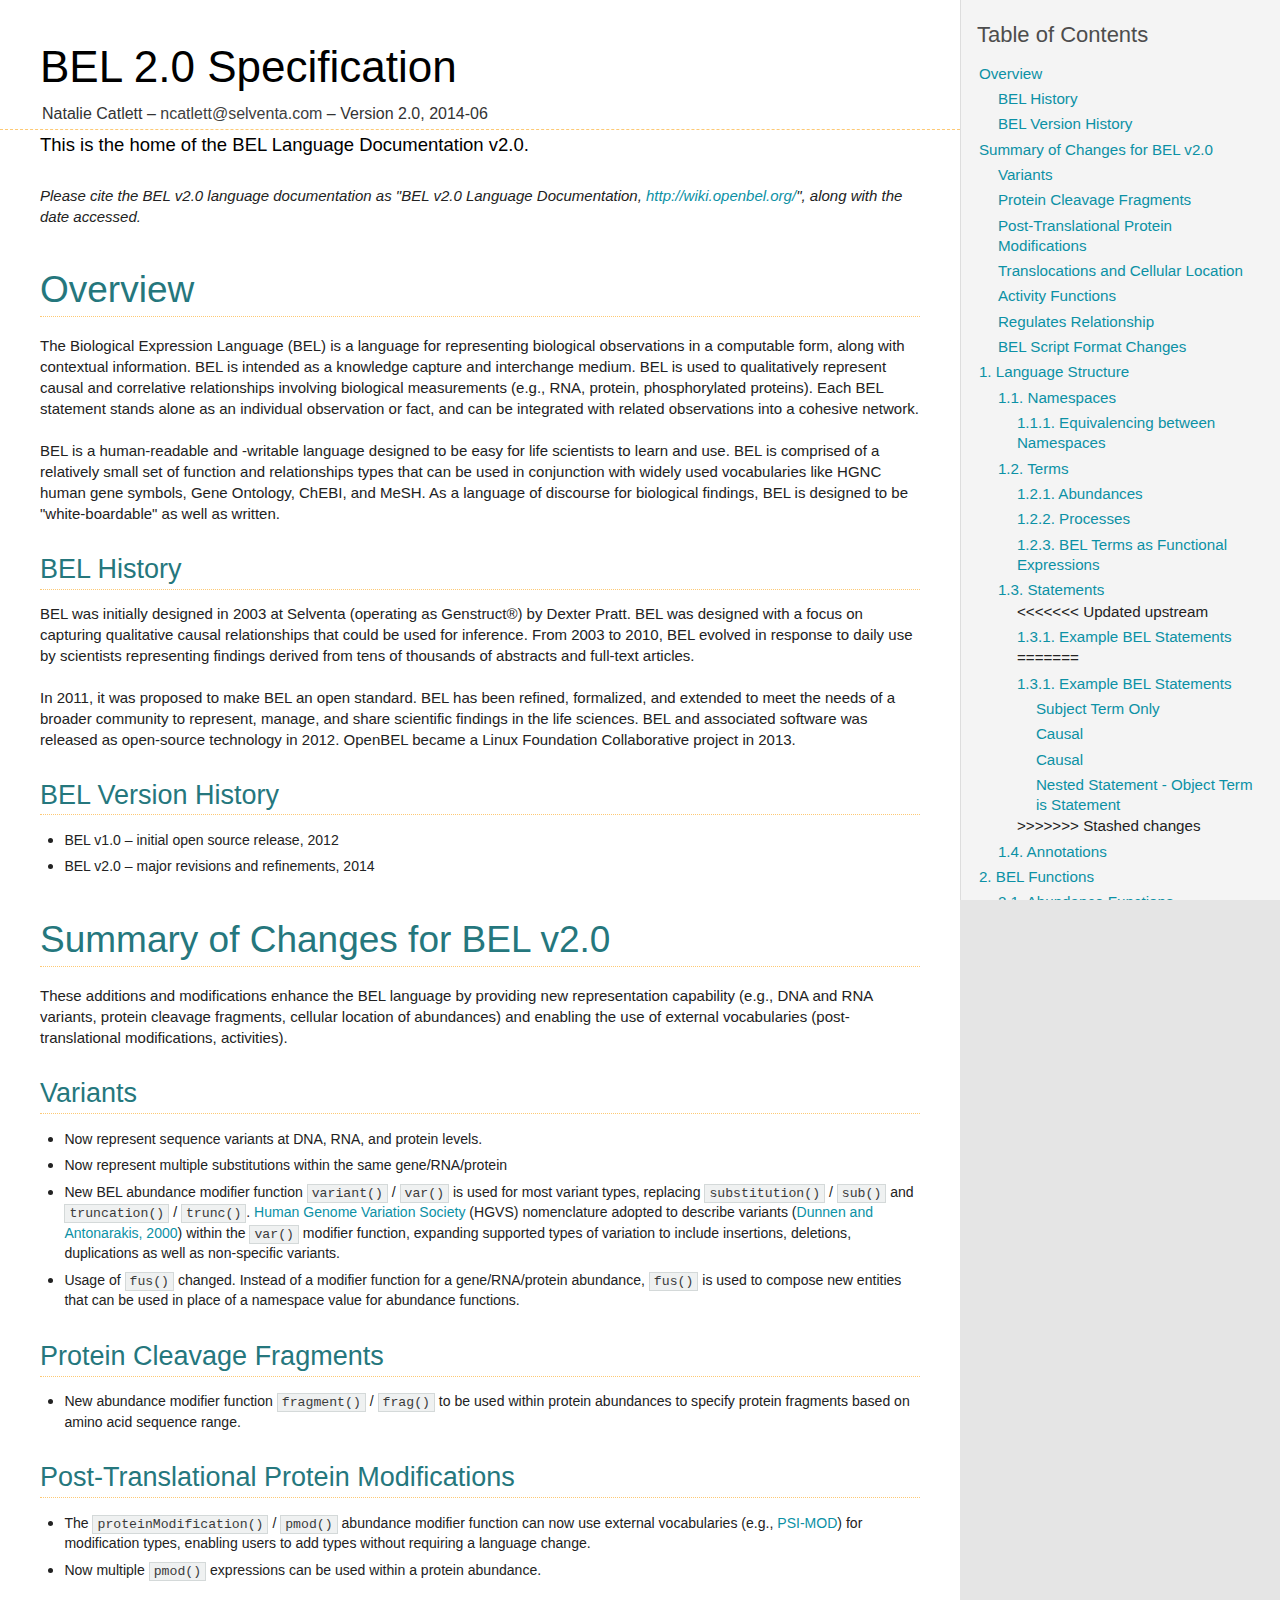
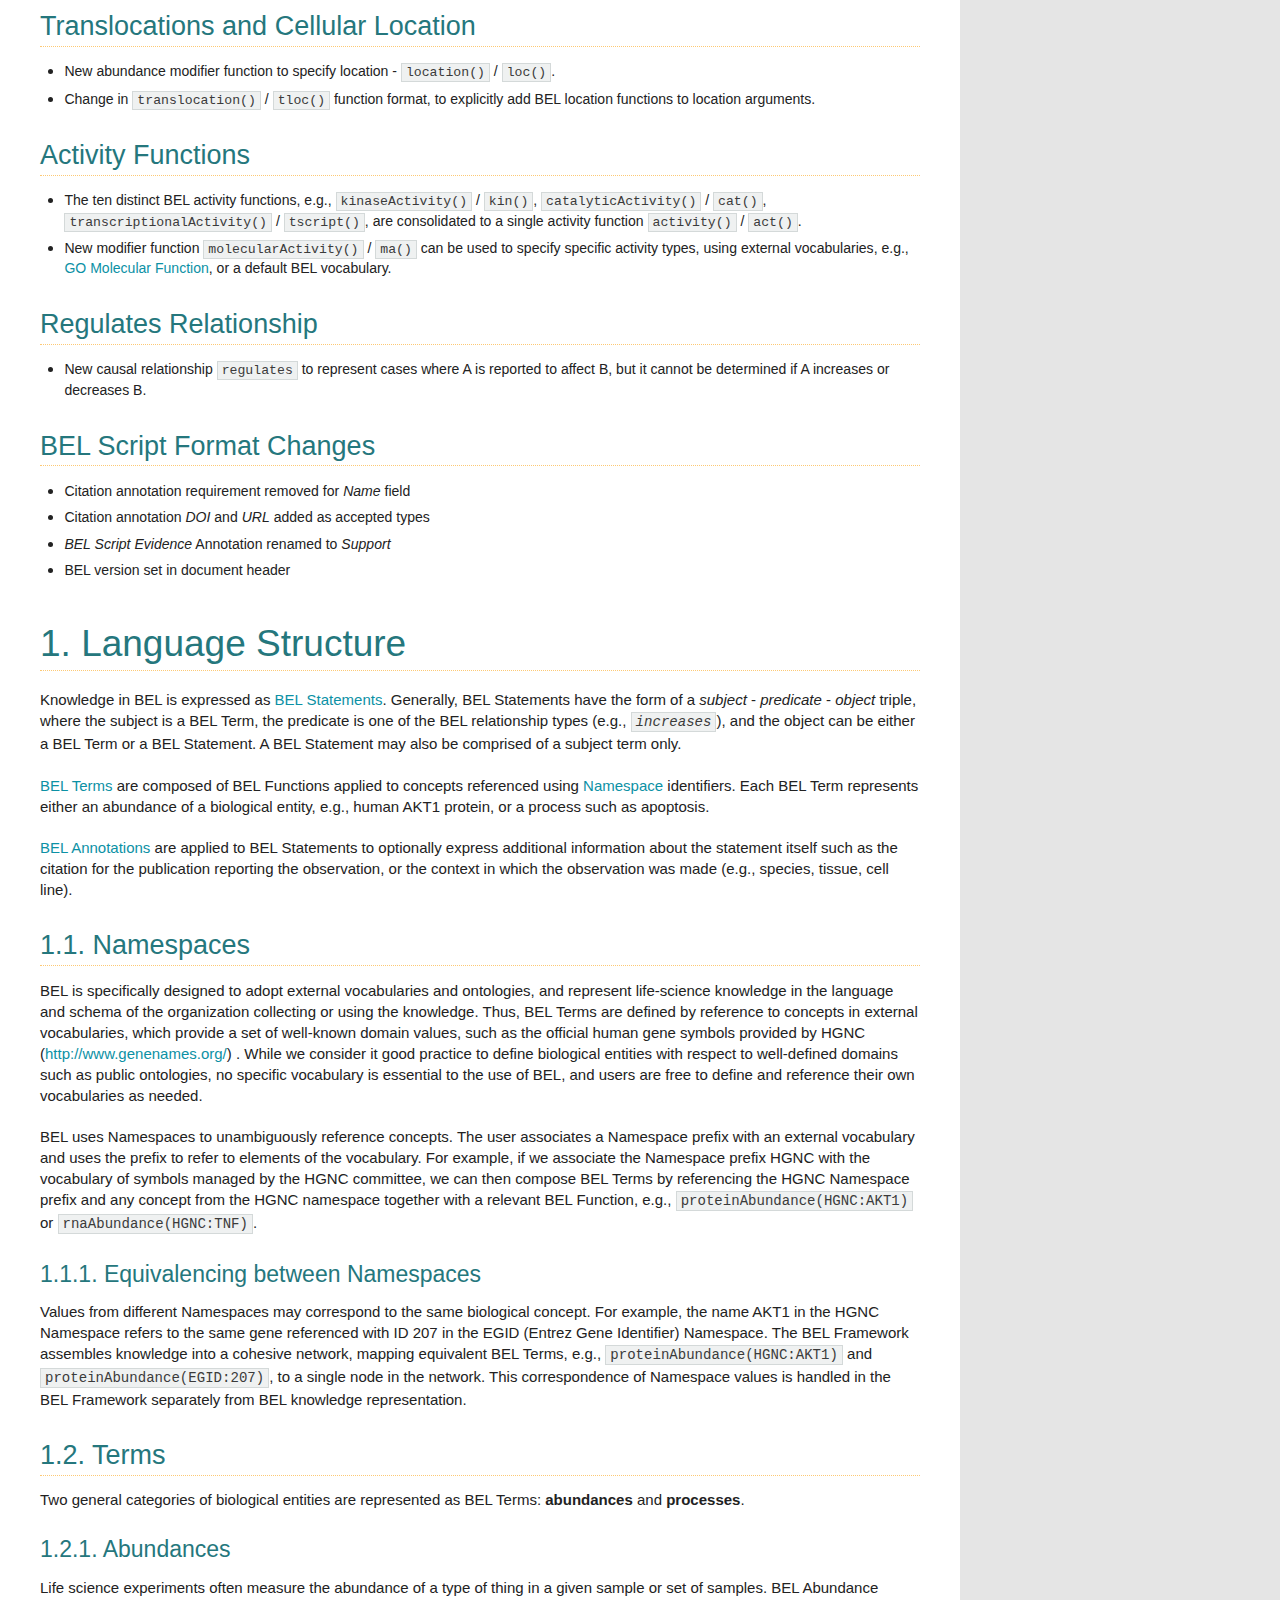
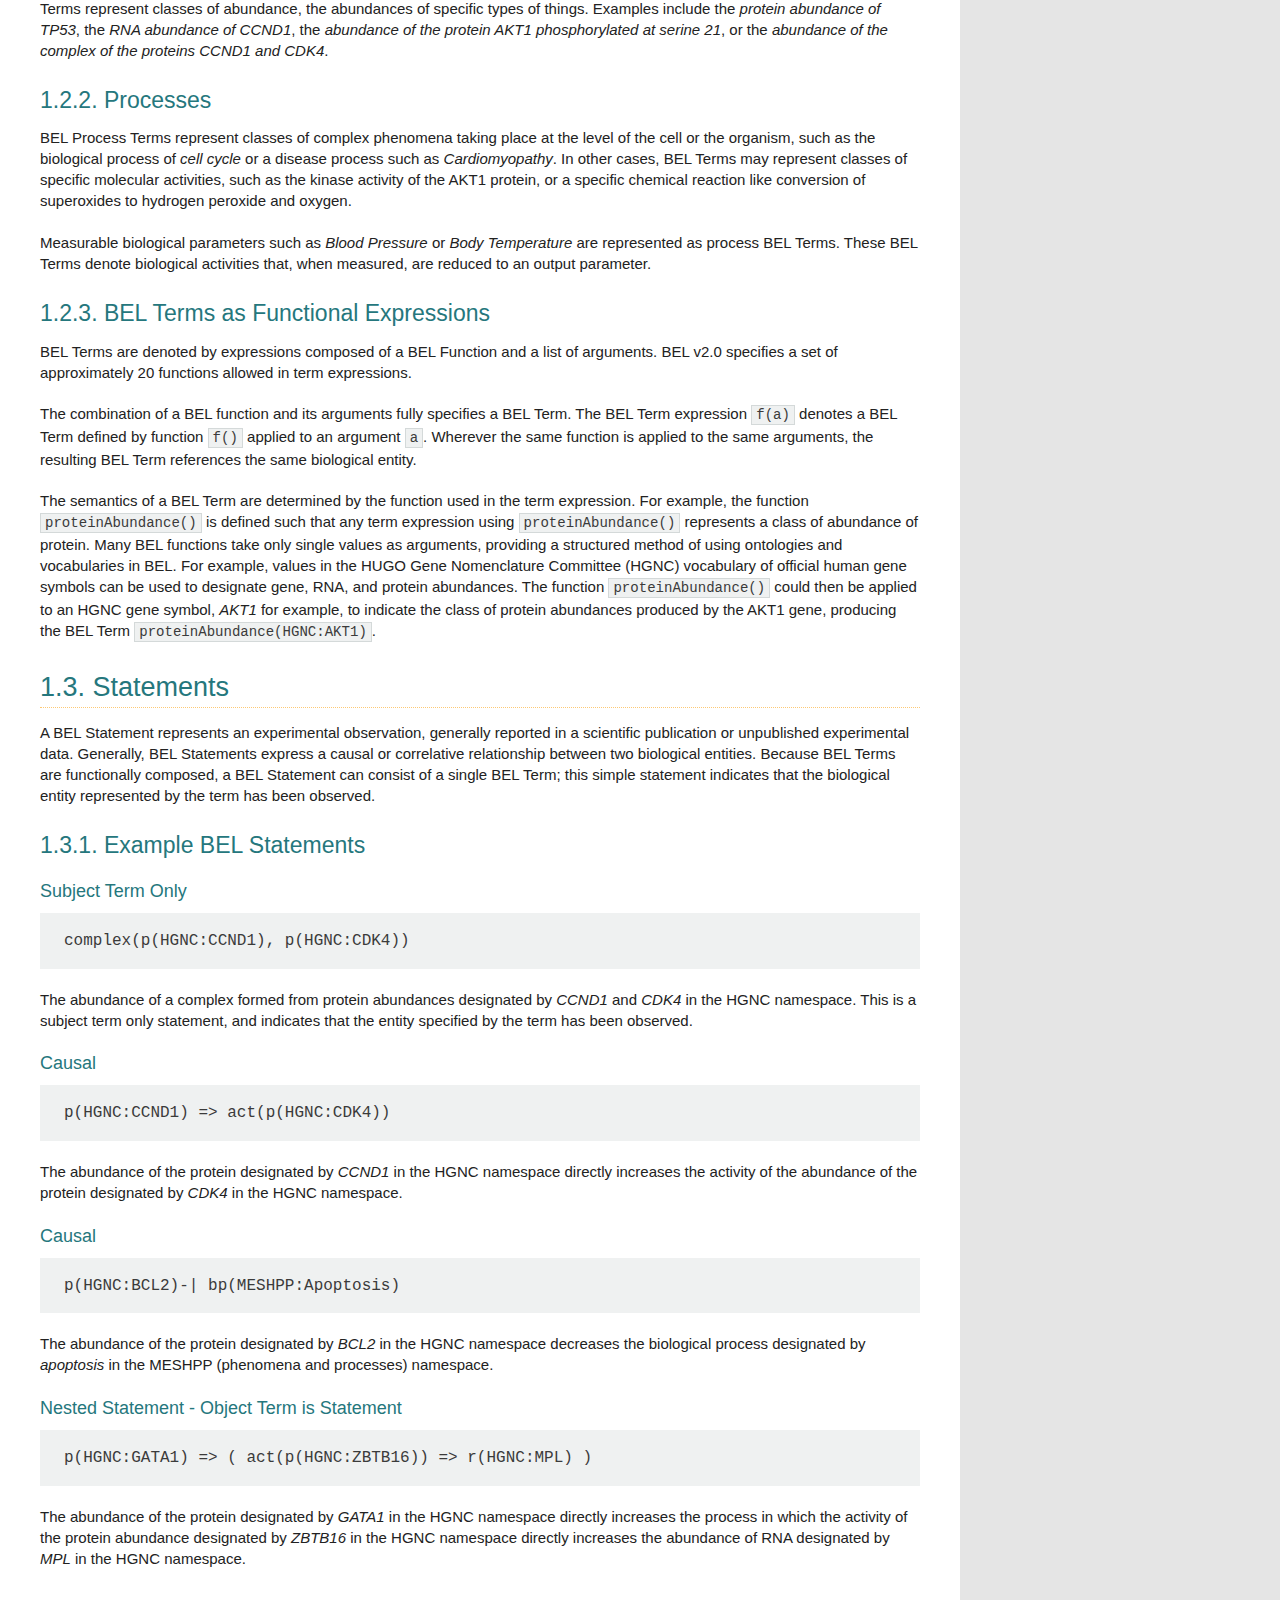
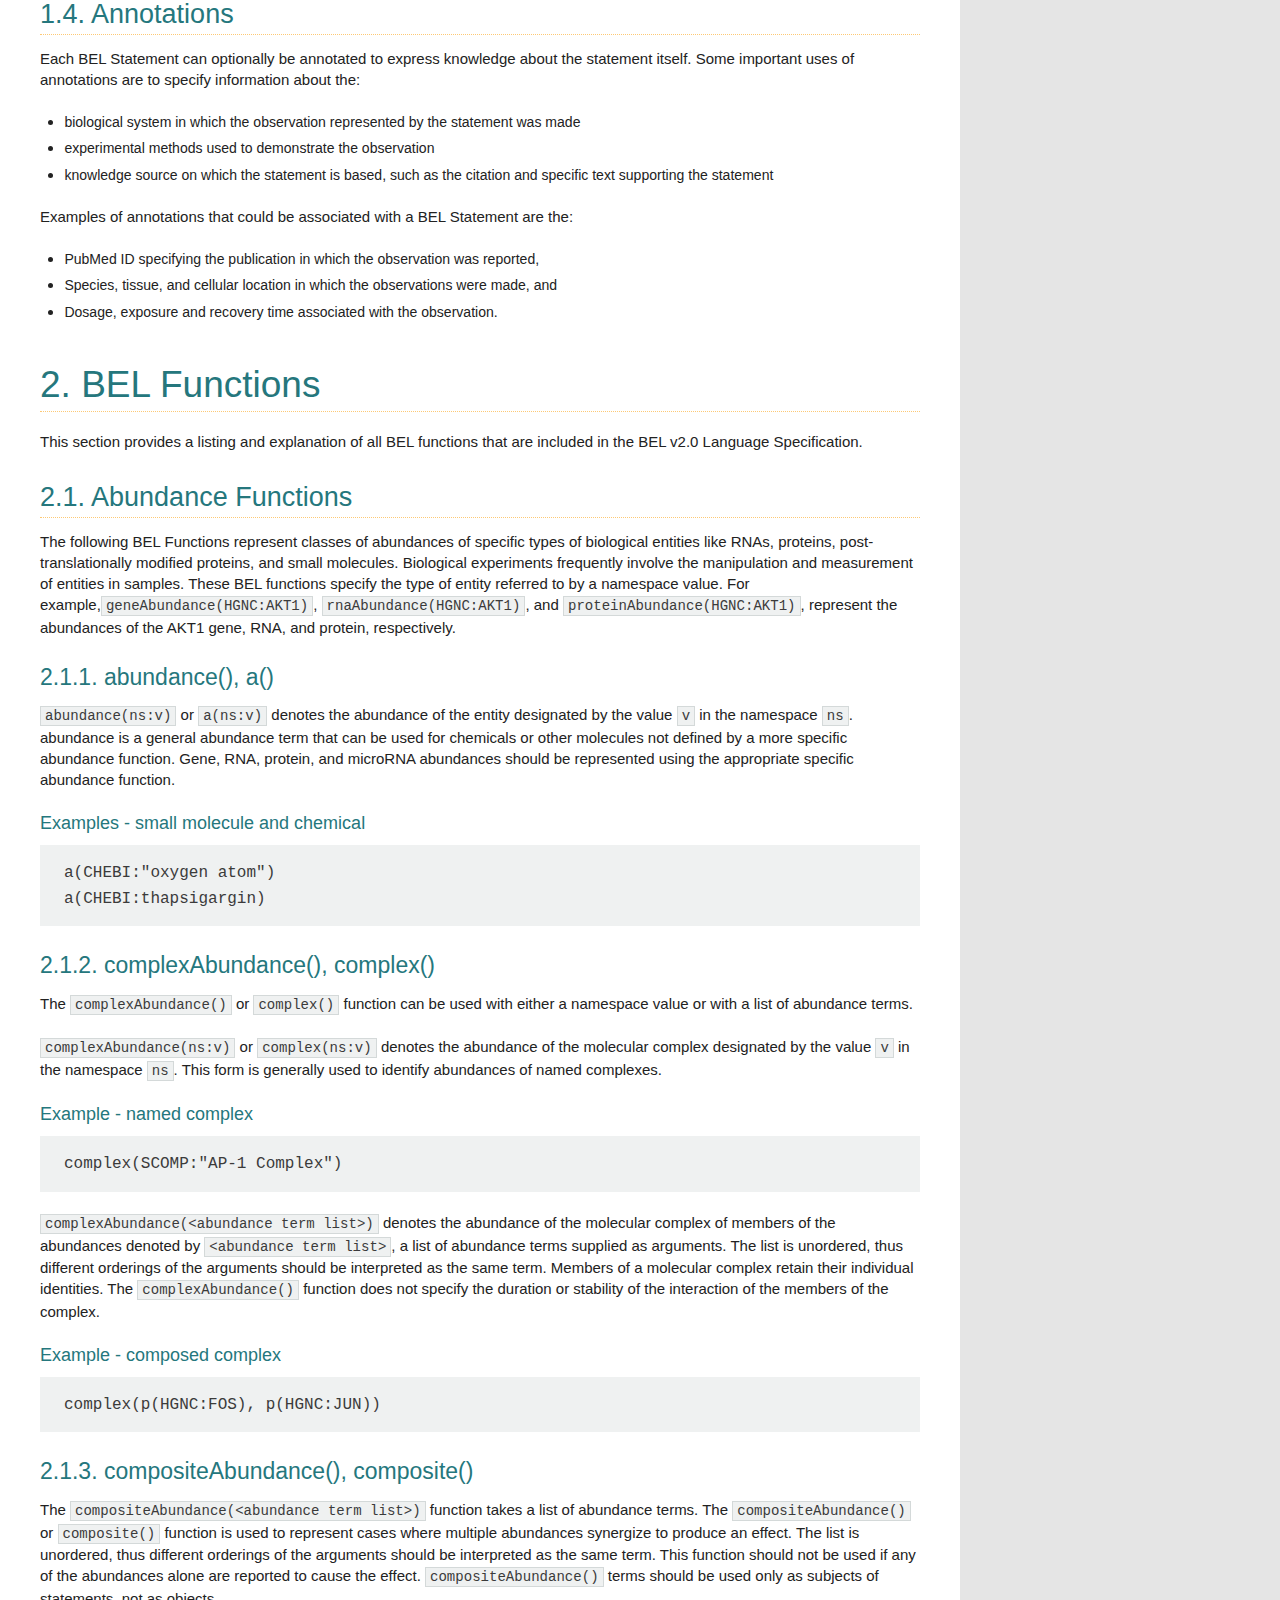
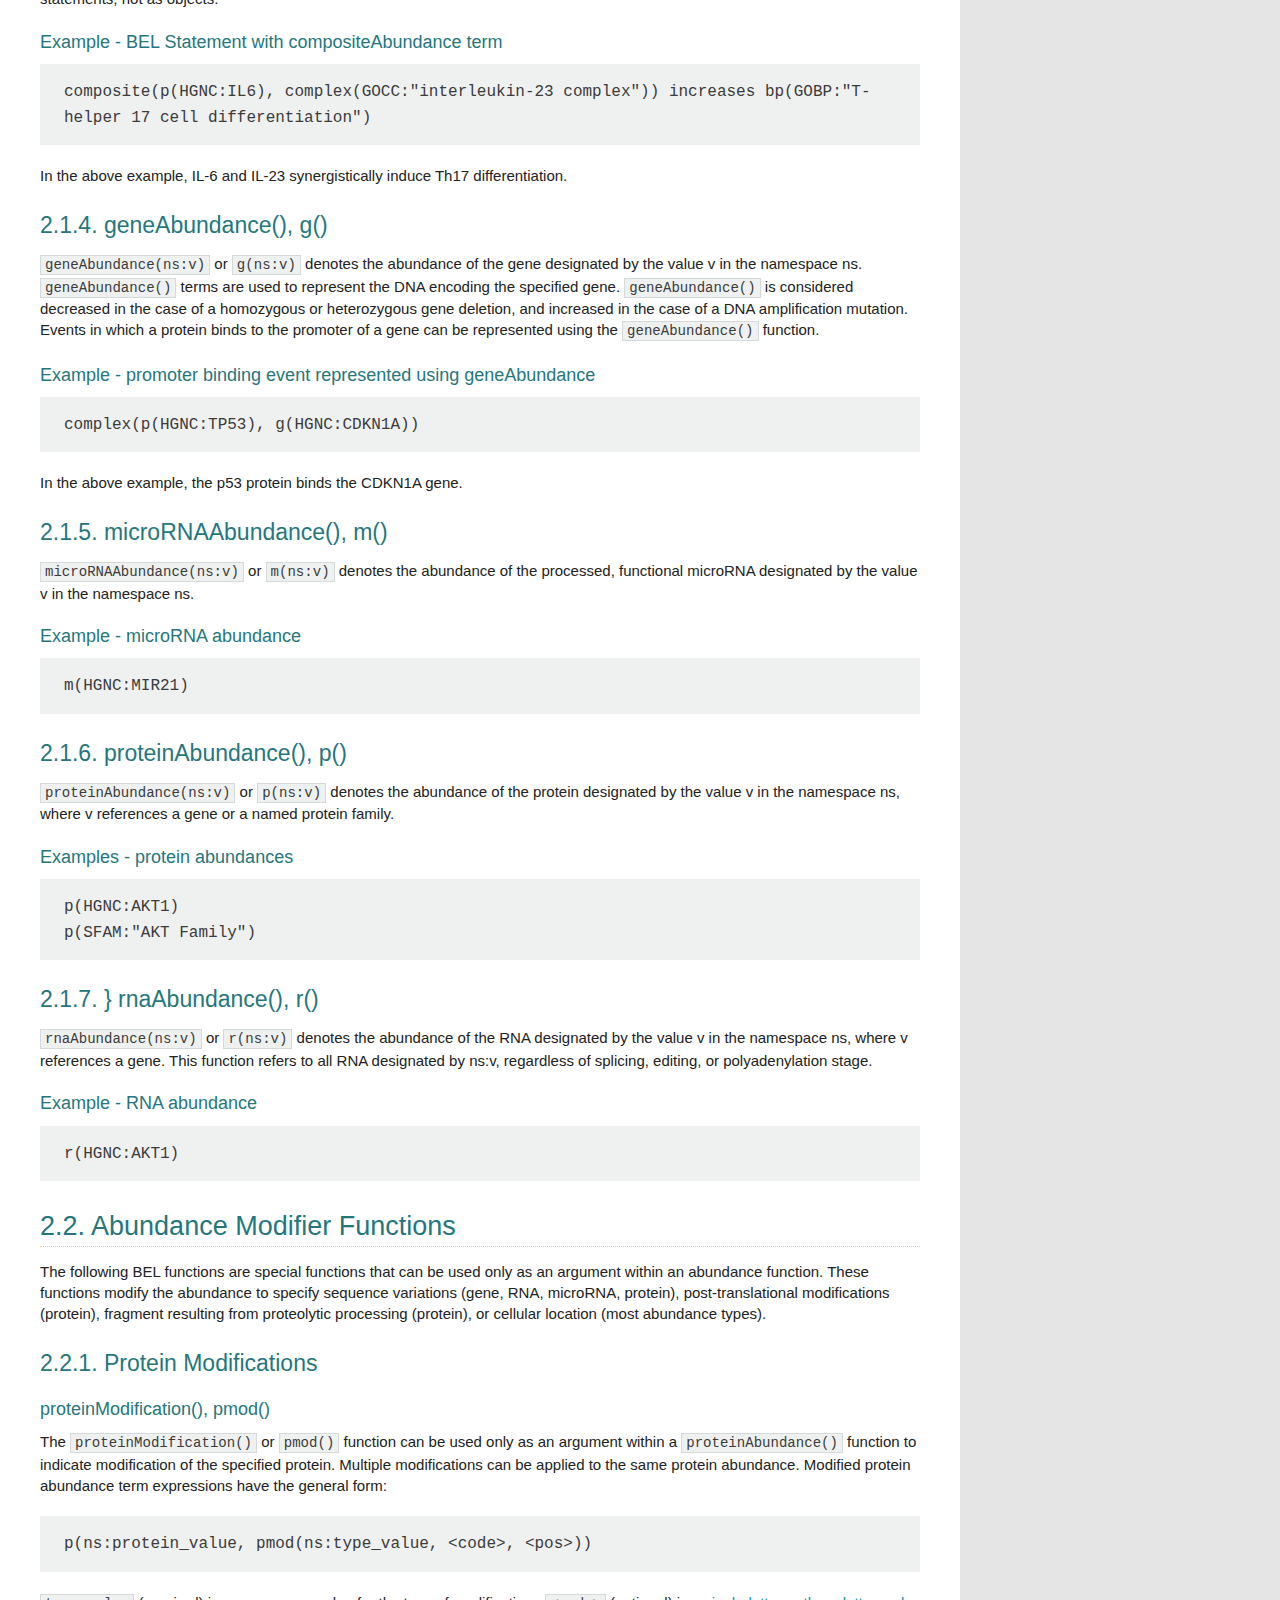
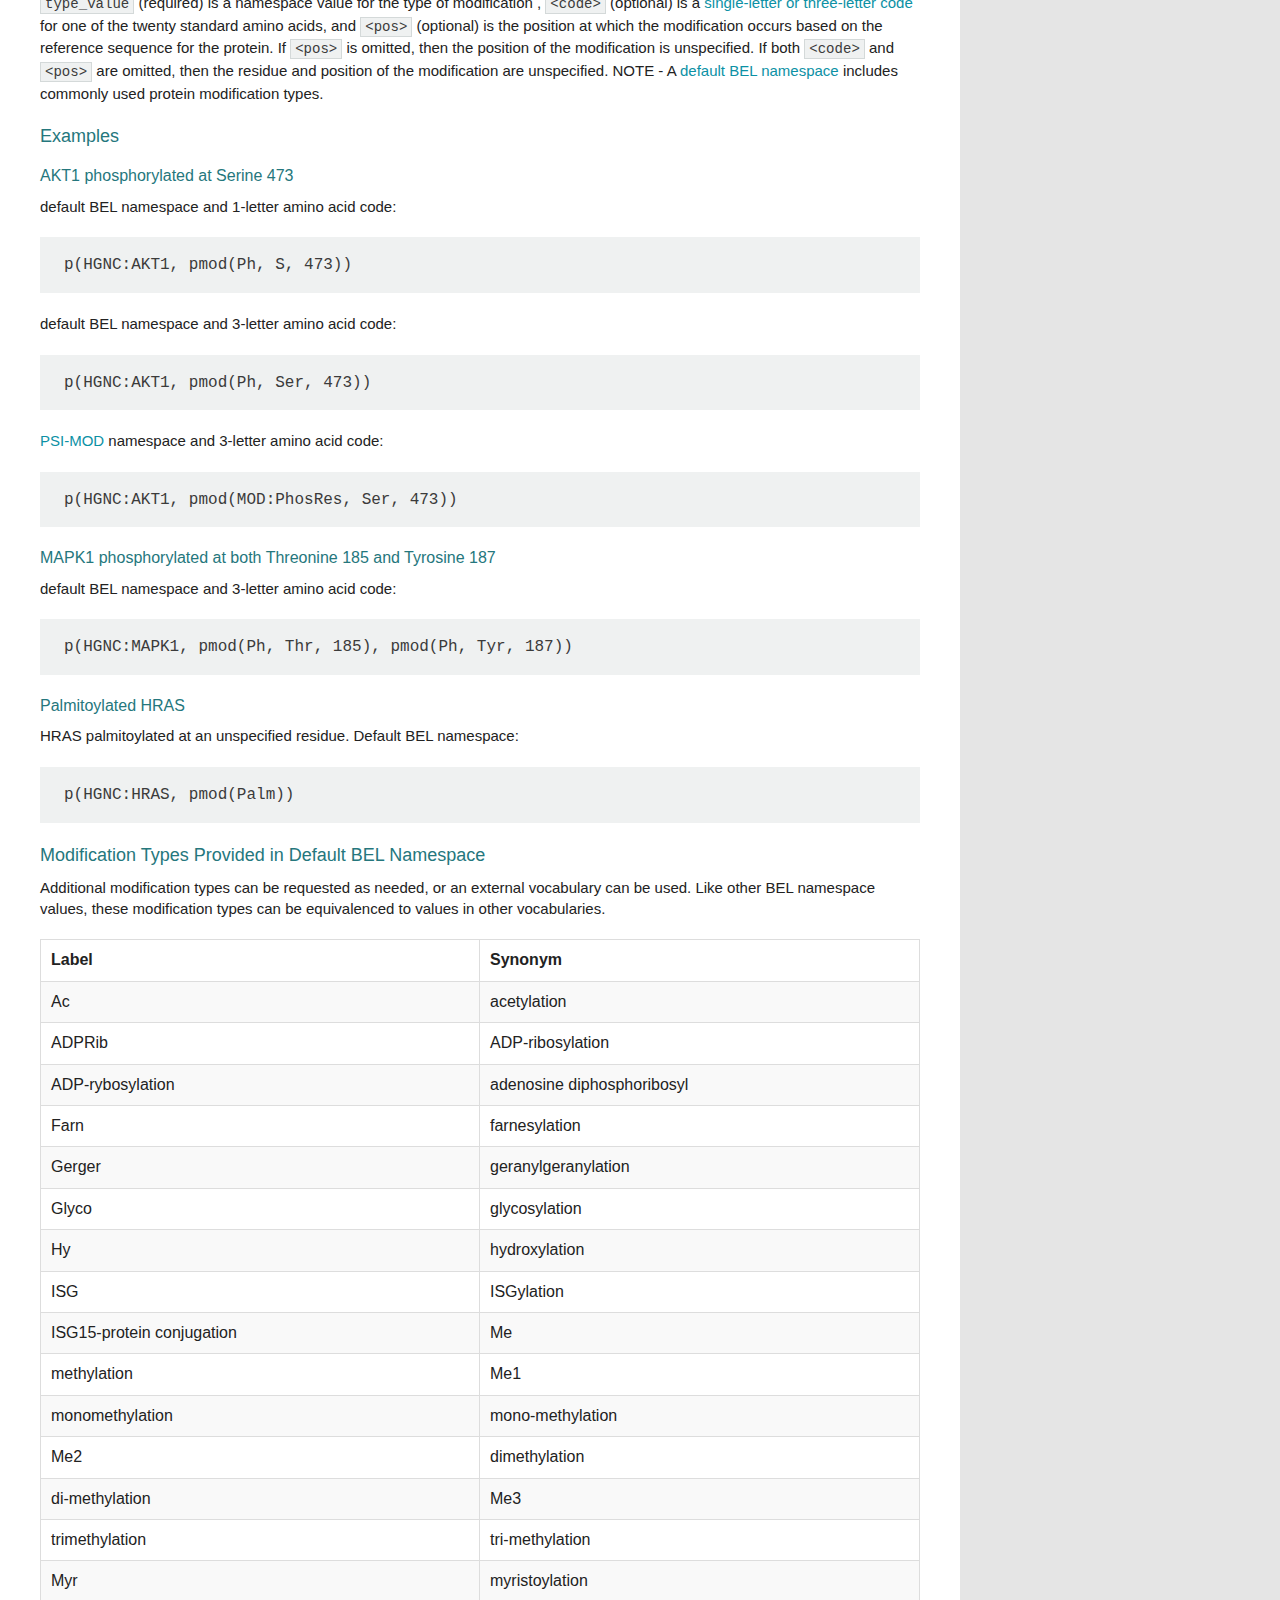
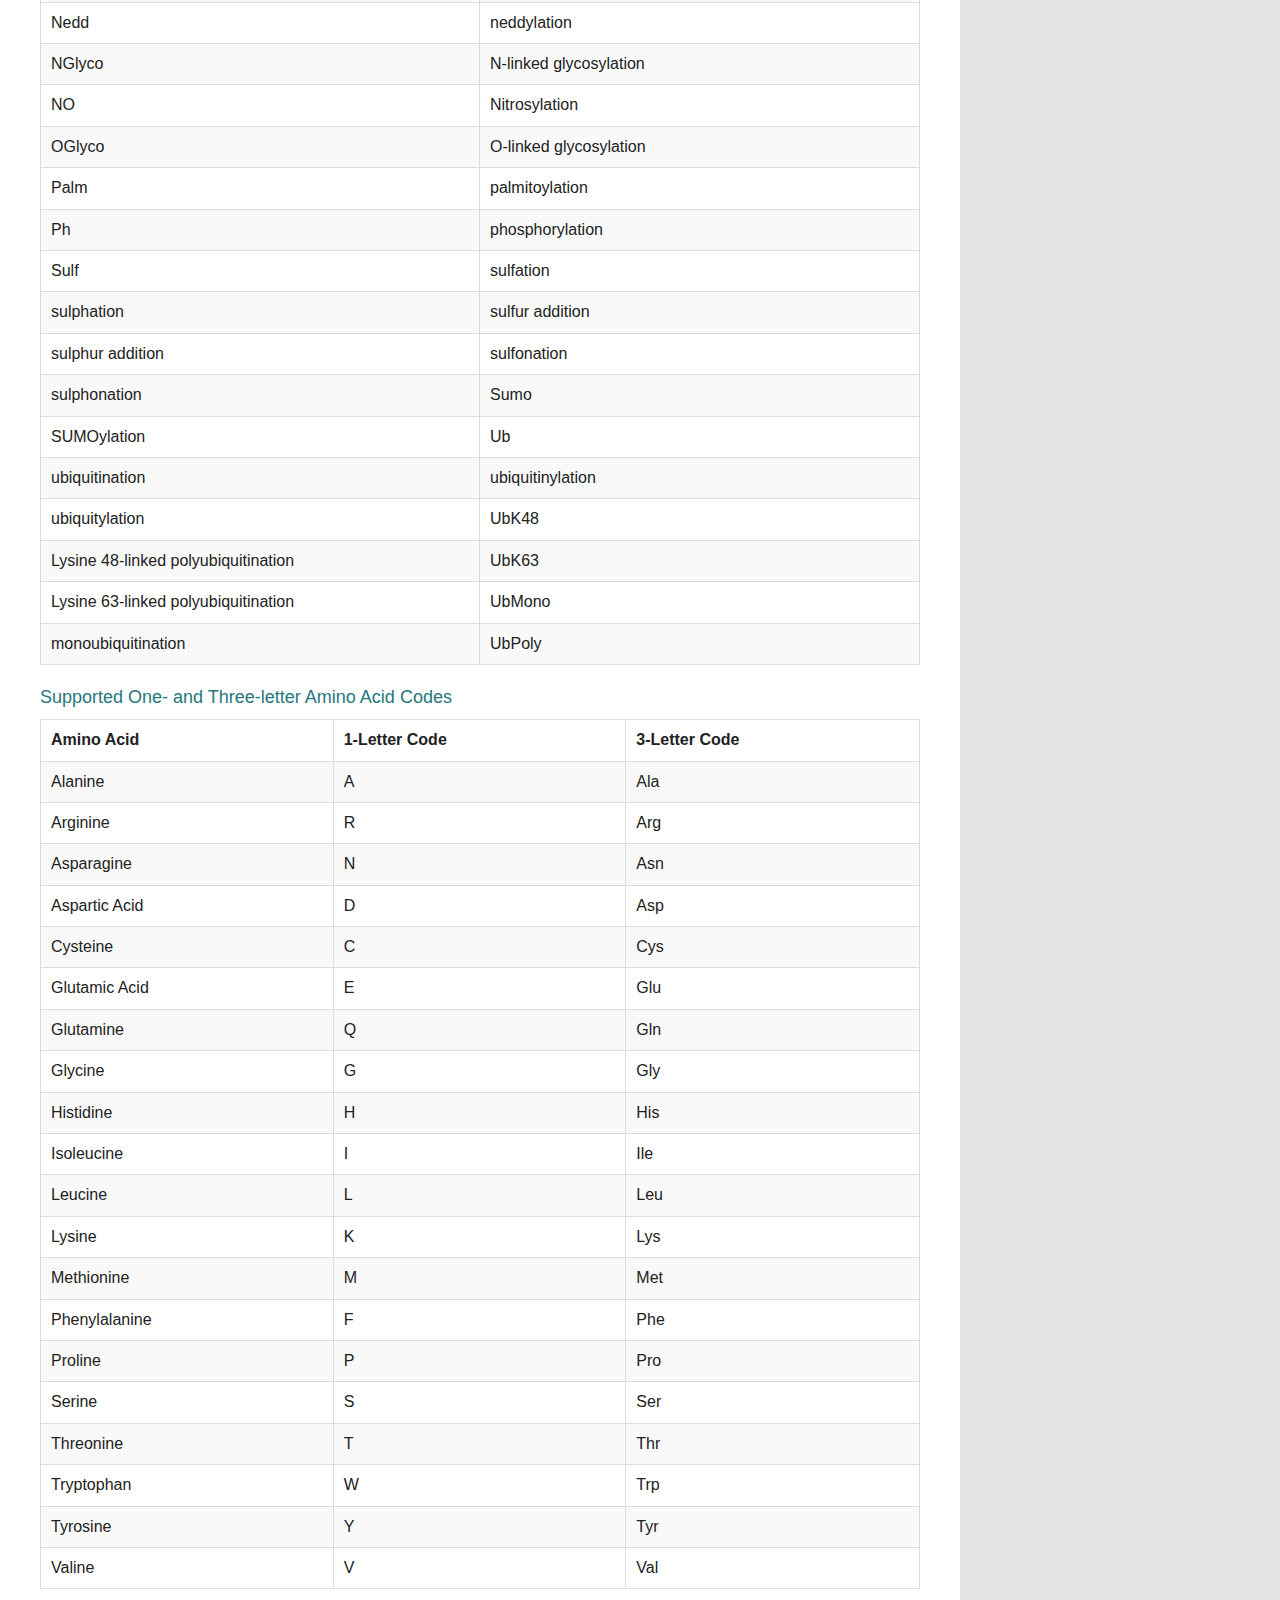
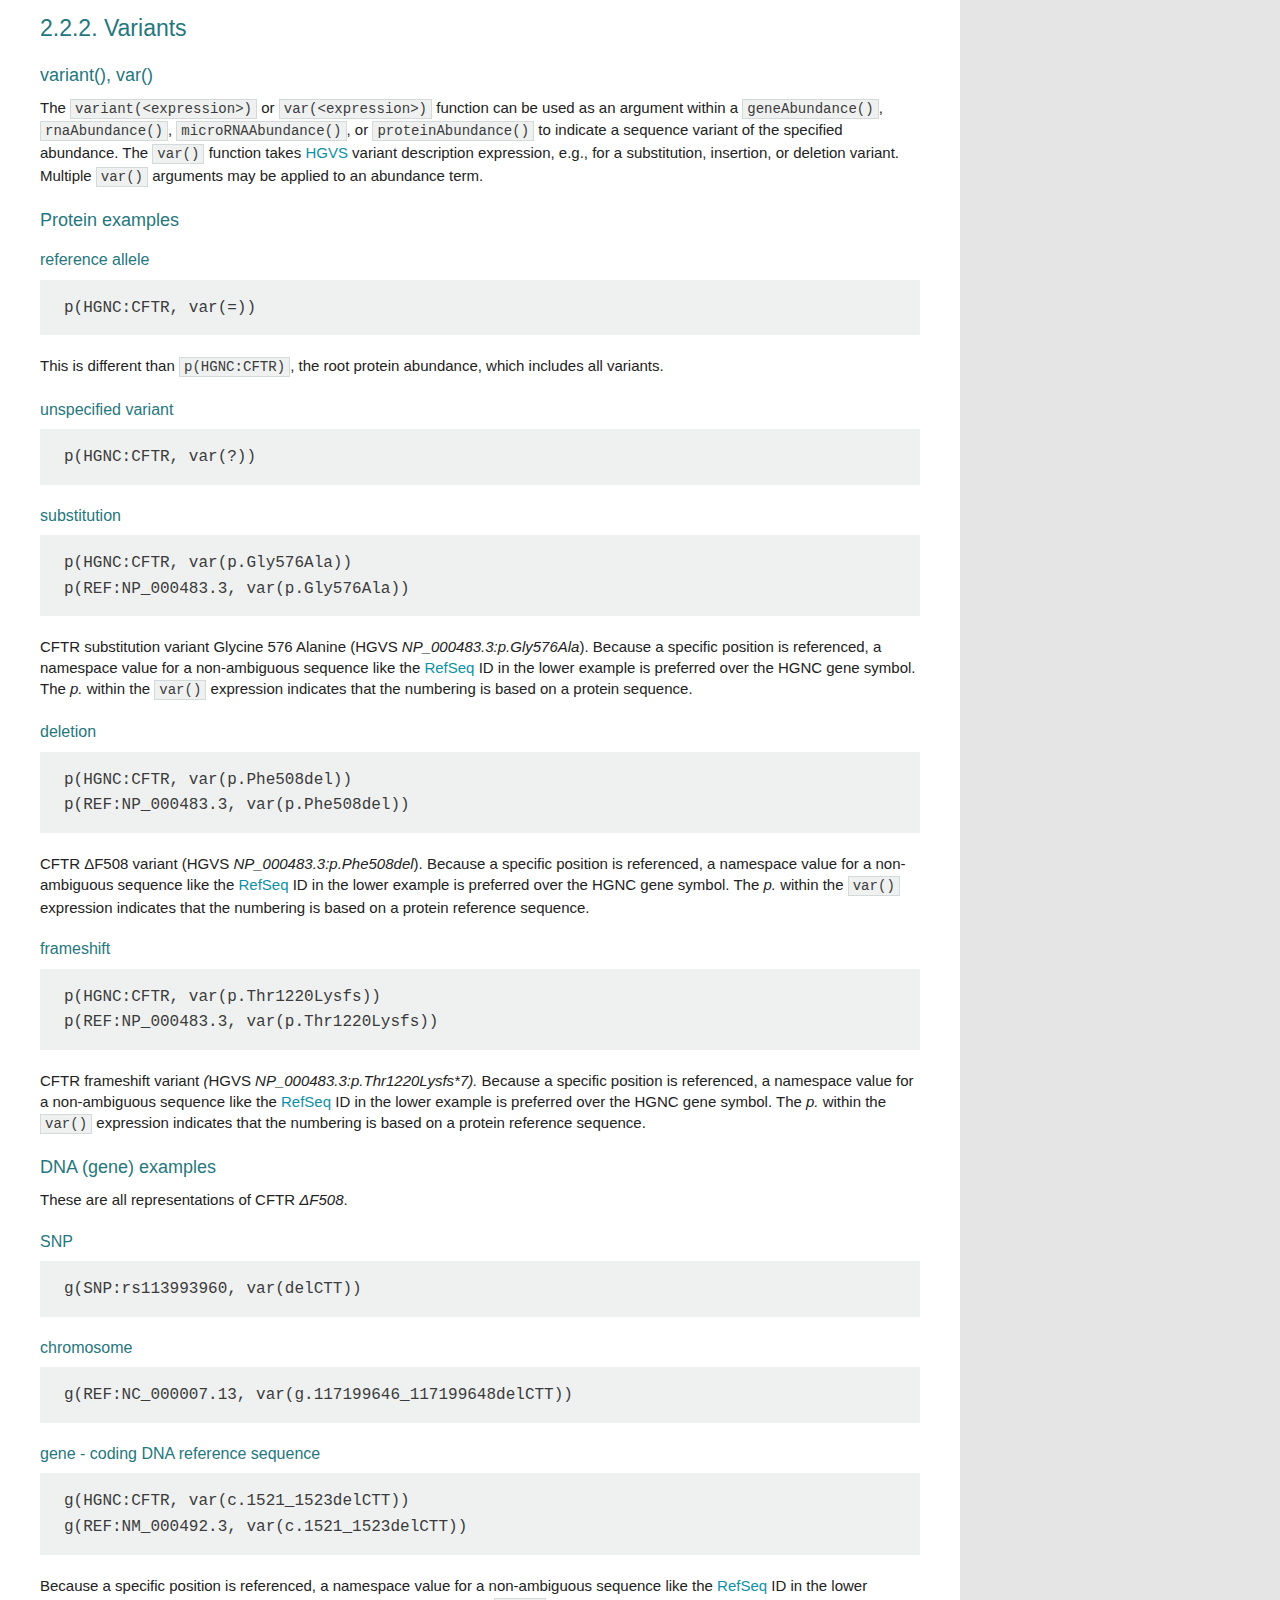
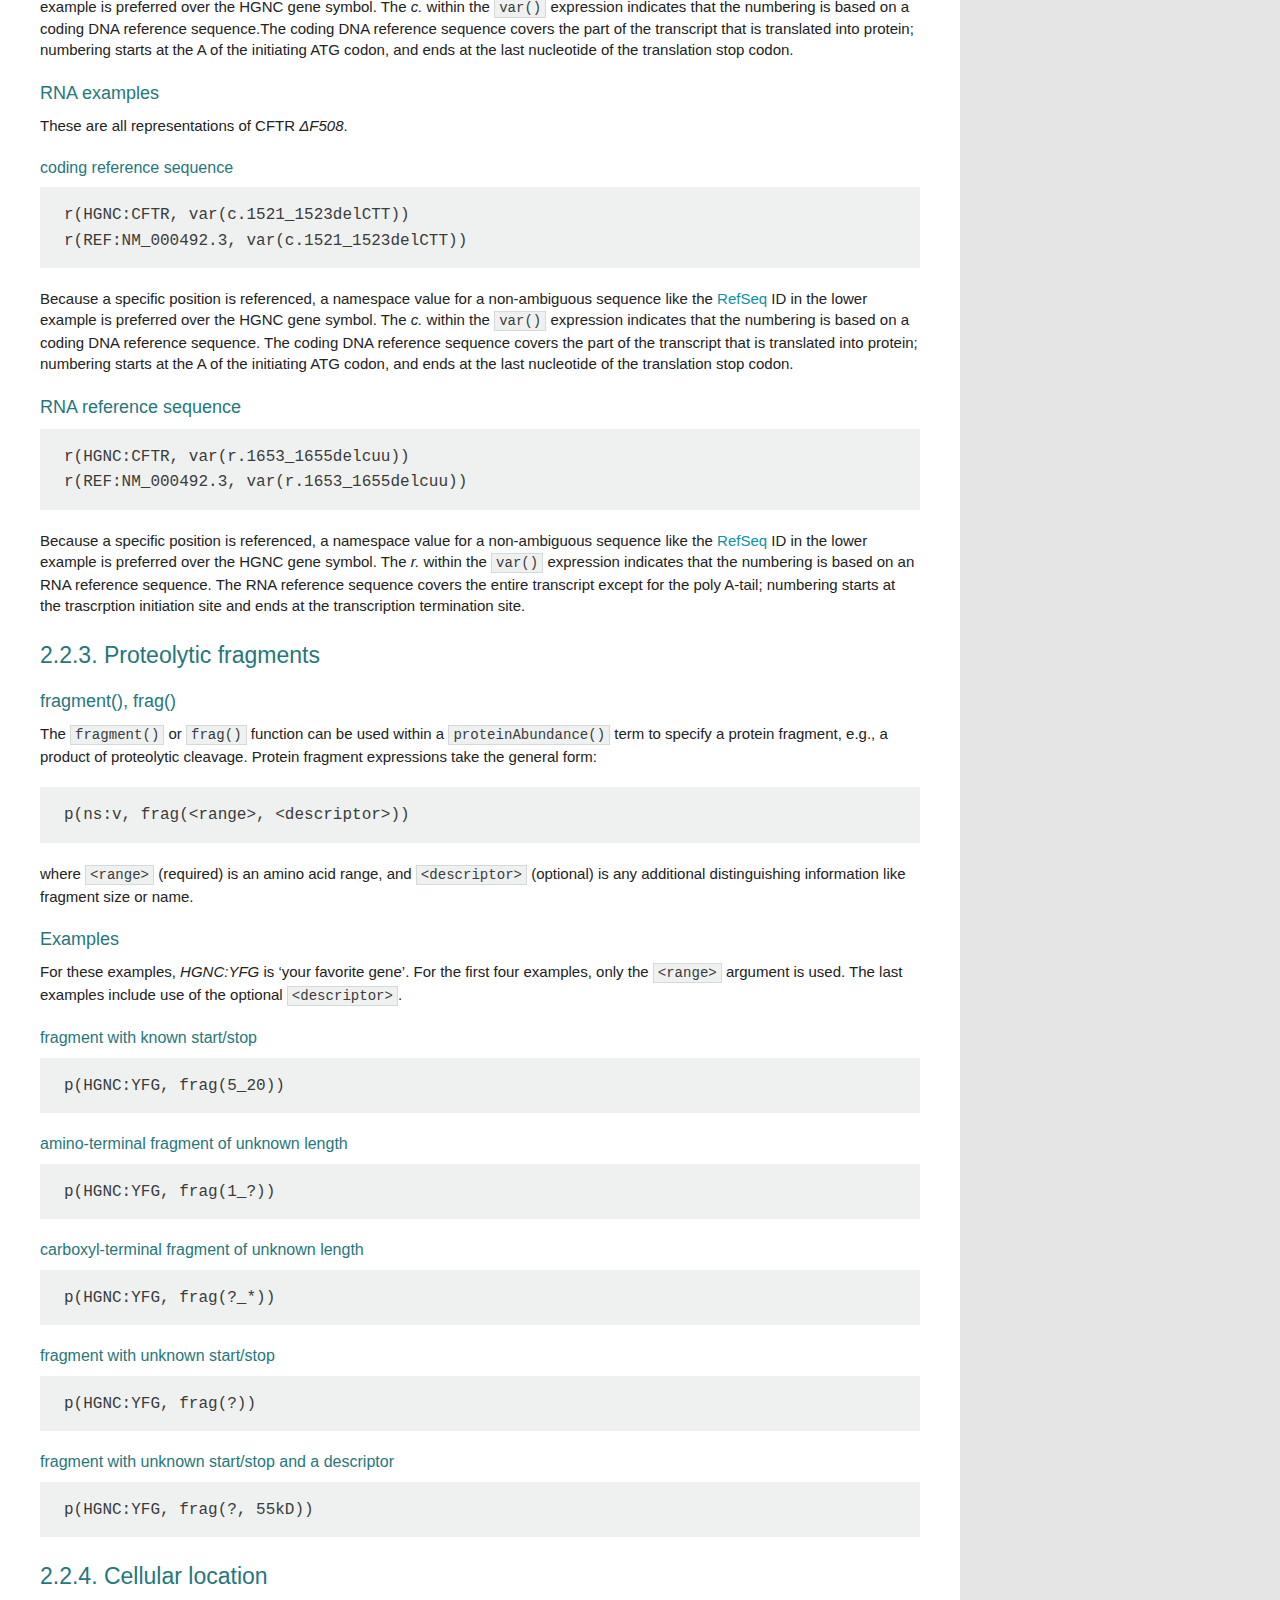
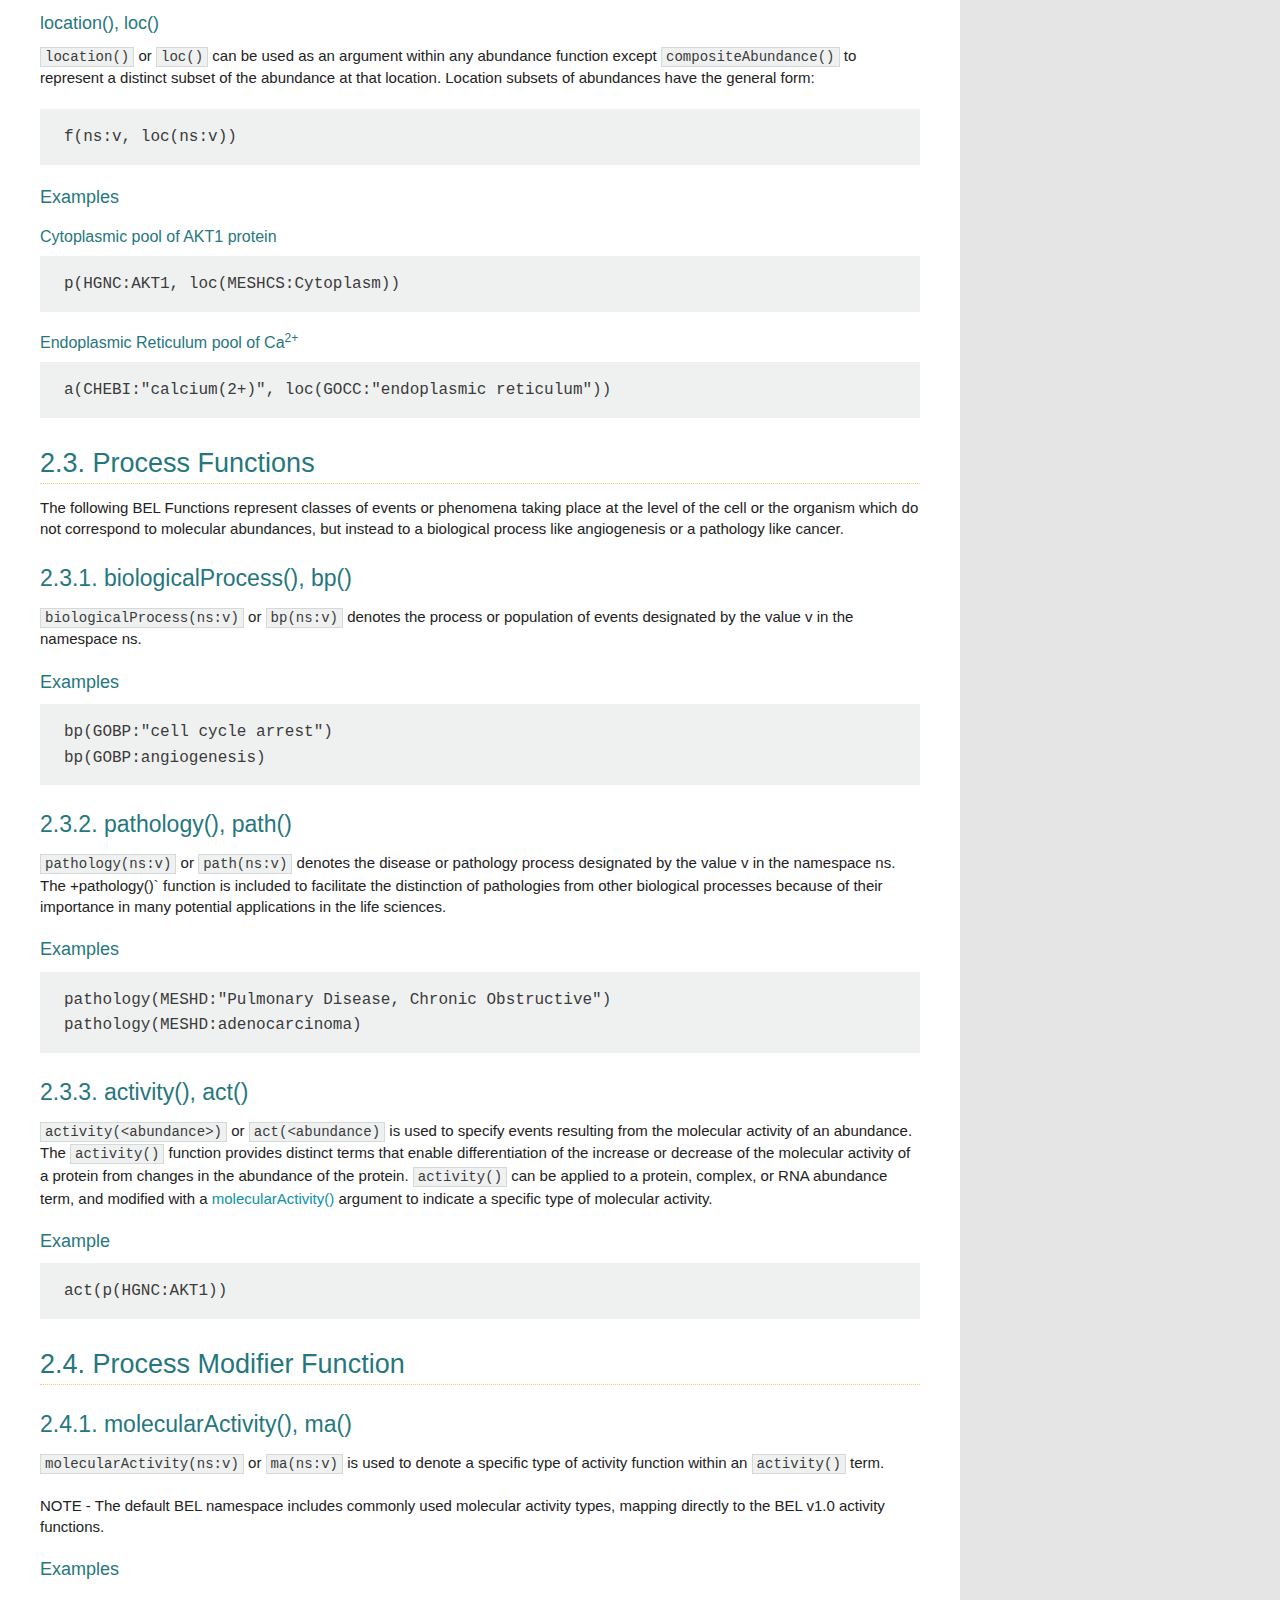
<file: version_2.0/bel_specification_version_2.0-old.html>
<!DOCTYPE html>
<html lang="en">
<head>
<meta charset="UTF-8">
<!--[if IE]><meta http-equiv="X-UA-Compatible" content="IE=edge"><![endif]-->
<meta name="viewport" content="width=device-width, initial-scale=1.0">
<meta name="generator" content="Asciidoctor 1.5.4">
<meta name="author" content="Natalie Catlett">
<title>BEL 2.0 Specification</title>
<link rel="stylesheet" type="text/css" href="../tools/asciidoctor-stylesheets/rocket-panda.css">
<style>
@media only screen and (min-width: 768px) {
	#toc.toc2 {
		background-color: #f4f4f4;
	}
}
#content {
	margin-top: 0;
}
h1, h2, h3, h4, h5, h6 {
	color: #25777D;
}
h1, h2, h3 {
	border-bottom: 1px dotted #FDC975;
}
a {
	color: #0C91A5;
}
a:hover,
a:active,
a:focus {
	text-decoration: none;
	color: #25777D;
	border-bottom: 1px dotted #FDC975;
}
#header .details {
	border-bottom: none;
}

#content {
	border-top: 1px dashed #FDC975;
}

</style>
</head>
<body class="article toc2 toc-right">
<div id="header">
<h1>BEL 2.0 Specification</h1>
<div class="details">
<span id="author" class="author">Natalie Catlett</span><br>
<span id="email" class="email"><a href="mailto:ncatlett@selventa.com">ncatlett@selventa.com</a></span><br>
<span id="revnumber">version 2.0,</span>
<span id="revdate">2014-06</span>
</div>
<div id="toc" class="toc2">
<div id="toctitle">Table of Contents</div>
<ul class="sectlevel1">
<li><a href="#overview">Overview</a>
<ul class="sectlevel2">
<li><a href="#_bel_history">BEL History</a></li>
<li><a href="#_bel_version_history">BEL Version History</a></li>
</ul>
</li>
<li><a href="#_summary_of_changes_for_bel_v2_0">Summary of Changes for BEL v2.0</a>
<ul class="sectlevel2">
<li><a href="#_variants">Variants</a></li>
<li><a href="#_protein_cleavage_fragments">Protein Cleavage Fragments</a></li>
<li><a href="#_post_translational_protein_modifications">Post-Translational Protein Modifications</a></li>
<li><a href="#_translocations_and_cellular_location">Translocations and Cellular Location</a></li>
<li><a href="#_activity_functions">Activity Functions</a></li>
<li><a href="#_regulates_relationship">Regulates Relationship</a></li>
<li><a href="#_bel_script_format_changes">BEL Script Format Changes</a></li>
</ul>
</li>
<li><a href="#LanguageStructure">1. Language Structure</a>
<ul class="sectlevel2">
<li><a href="#Namespaces">1.1. Namespaces</a>
<ul class="sectlevel3">
<li><a href="#_equivalencing_between_namespaces">1.1.1. Equivalencing between Namespaces</a></li>
</ul>
</li>
<li><a href="#_terms">1.2. Terms</a>
<ul class="sectlevel3">
<li><a href="#_abundances">1.2.1. Abundances</a></li>
<li><a href="#_processes">1.2.2. Processes</a></li>
<li><a href="#_bel_terms_as_functional_expressions">1.2.3. BEL Terms as Functional Expressions</a></li>
</ul>
</li>
<li><a href="#_statements">1.3. Statements</a>
<ul class="sectlevel3">
<<<<<<< Updated upstream
<li><a href="#_example_bel_statements">1.3.1. Example BEL Statements</a></li>
=======
<li><a href="#_example_bel_statements">1.3.1. Example BEL Statements</a>
<ul class="sectlevel4">
<li><a href="#_subject_term_only">Subject Term Only</a></li>
<li><a href="#_causal">Causal</a></li>
<li><a href="#_causal_2">Causal</a></li>
<li><a href="#_nested_statement_object_term_is_statement">Nested Statement - Object Term is Statement</a></li>
</ul>
</li>
>>>>>>> Stashed changes
</ul>
</li>
<li><a href="#_annotations">1.4. Annotations</a></li>
</ul>
</li>
<li><a href="#_bel_functions">2. BEL Functions</a>
<ul class="sectlevel2">
<li><a href="#_abundance_functions">2.1. Abundance Functions</a>
<ul class="sectlevel3">
<<<<<<< Updated upstream
<li><a href="#__a_id_xabundancea_a_abundance_a">2.1.1. <a id="Xabundancea"></a> abundance(), a()</a></li>
<li><a href="#__a_id_xcomplexa_a_complexabundance_complex">2.1.2. <a id="XcomplexA"></a> complexAbundance(), complex()</a></li>
<li><a href="#__a_id_xcompositea_a_compositeabundance_composite">2.1.3. <a id="XcompositeA"></a> compositeAbundance(), composite()</a></li>
<li><a href="#__a_id_xgenea_a_geneabundance_g">2.1.4. <a id="XgeneA"></a> geneAbundance(), g()</a></li>
<li><a href="#__a_id_xmicrornaa_a_micrornaabundance_m">2.1.5. <a id="XmicroRNAA"></a> microRNAAbundance(), m()</a></li>
<li><a href="#__a_id_xproteina_a_proteinabundance_p">2.1.6. <a id="XproteinA"></a> proteinAbundance(), p()</a></li>
<li><a href="#__a_id_xrnaa_a_rnaabundance_r">2.1.7. <a id="XrnaA"></a>} rnaAbundance(), r()</a></li>
=======
<li><a href="#__a_id_xabundancea_a_abundance_a">2.1.1. <a id="Xabundancea"></a> abundance(), a()</a>
<ul class="sectlevel4">
<li><a href="#_examples_small_molecule_and_chemical">Examples - small molecule and chemical</a></li>
</ul>
</li>
<li><a href="#__a_id_xcomplexa_a_complexabundance_complex">2.1.2. <a id="XcomplexA"></a> complexAbundance(), complex()</a>
<ul class="sectlevel4">
<li><a href="#_example_named_complex">Example - named complex</a></li>
<li><a href="#_example_composed_complex">Example - composed complex</a></li>
</ul>
</li>
<li><a href="#__a_id_xcompositea_a_compositeabundance_composite">2.1.3. <a id="XcompositeA"></a> compositeAbundance(), composite()</a>
<ul class="sectlevel4">
<li><a href="#_example_bel_statement_with_compositeabundance_term">Example - BEL Statement with compositeAbundance term</a></li>
</ul>
</li>
<li><a href="#__a_id_xgenea_a_geneabundance_g">2.1.4. <a id="XgeneA"></a> geneAbundance(), g()</a>
<ul class="sectlevel4">
<li><a href="#_example_promoter_binding_event_represented_using_geneabundance">Example - promoter binding event represented using geneAbundance</a></li>
</ul>
</li>
<li><a href="#__a_id_xmicrornaa_a_micrornaabundance_m">2.1.5. <a id="XmicroRNAA"></a> microRNAAbundance(), m()</a>
<ul class="sectlevel4">
<li><a href="#_example_microrna_abundance">Example - microRNA abundance</a></li>
</ul>
</li>
<li><a href="#__a_id_xproteina_a_proteinabundance_p">2.1.6. <a id="XproteinA"></a> proteinAbundance(), p()</a>
<ul class="sectlevel4">
<li><a href="#_examples_protein_abundances">Examples - protein abundances</a></li>
</ul>
</li>
<li><a href="#__a_id_xrnaa_a_rnaabundance_r">2.1.7. <a id="XrnaA"></a>} rnaAbundance(), r()</a>
<ul class="sectlevel4">
<li><a href="#_example_rna_abundance">Example - RNA abundance</a></li>
</ul>
</li>
>>>>>>> Stashed changes
</ul>
</li>
<li><a href="#_abundance_modifier_functions">2.2. Abundance Modifier Functions</a>
<ul class="sectlevel3">
<<<<<<< Updated upstream
<li><a href="#_protein_modifications">2.2.1. Protein Modifications</a></li>
<li><a href="#_variants_2">2.2.2. Variants</a></li>
<li><a href="#_proteolytic_fragments">2.2.3. Proteolytic fragments</a></li>
<li><a href="#_cellular_location">2.2.4. Cellular location</a></li>
=======
<li><a href="#_protein_modifications">2.2.1. Protein Modifications</a>
<ul class="sectlevel4">
<li><a href="#_proteinmodification_pmod">proteinModification(),  pmod()</a></li>
<li><a href="#_examples">Examples</a></li>
<li><a href="#_modification_types_provided_in_default_bel_namespace">Modification Types Provided in Default BEL Namespace</a></li>
<li><a href="#_supported_one_and_three_letter_amino_acid_codes">Supported One- and Three-letter Amino Acid Codes</a></li>
</ul>
</li>
<li><a href="#_variants_2">2.2.2. Variants</a>
<ul class="sectlevel4">
<li><a href="#_variant_var">variant(), var()</a></li>
<li><a href="#_protein_examples">Protein examples</a></li>
<li><a href="#_dna_gene_examples">DNA (gene) examples</a></li>
<li><a href="#_rna_examples">RNA examples</a></li>
<li><a href="#_rna_reference_sequence">RNA reference sequence</a></li>
</ul>
</li>
<li><a href="#_proteolytic_fragments">2.2.3. Proteolytic fragments</a>
<ul class="sectlevel4">
<li><a href="#_fragment_frag">fragment(), frag()</a></li>
<li><a href="#_examples_2">Examples</a></li>
</ul>
</li>
<li><a href="#_cellular_location">2.2.4. Cellular location</a>
<ul class="sectlevel4">
<li><a href="#_location_loc">location(), loc()</a></li>
<li><a href="#_examples_3">Examples</a></li>
</ul>
</li>
>>>>>>> Stashed changes
</ul>
</li>
<li><a href="#_process_functions">2.3. Process Functions</a>
<ul class="sectlevel3">
<<<<<<< Updated upstream
<li><a href="#_biologicalprocess_bp">2.3.1. biologicalProcess(), bp()</a></li>
<li><a href="#_pathology_path">2.3.2. pathology(), path()</a></li>
<li><a href="#__a_id_xactivity_a_activity_act">2.3.3. <a id="Xactivity"></a> activity(), act()</a></li>
=======
<li><a href="#_biologicalprocess_bp">2.3.1. biologicalProcess(), bp()</a>
<ul class="sectlevel4">
<li><a href="#_examples_4">Examples</a></li>
</ul>
</li>
<li><a href="#_pathology_path">2.3.2. pathology(), path()</a>
<ul class="sectlevel4">
<li><a href="#_examples_5">Examples</a></li>
</ul>
</li>
<li><a href="#__a_id_xactivity_a_activity_act">2.3.3. <a id="Xactivity"></a> activity(), act()</a>
<ul class="sectlevel4">
<li><a href="#_example">Example</a></li>
</ul>
</li>
>>>>>>> Stashed changes
</ul>
</li>
<li><a href="#_process_modifier_function">2.4. Process Modifier Function</a>
<ul class="sectlevel3">
<<<<<<< Updated upstream
<li><a href="#__a_id_xmoleculara_a_molecularactivity_ma">2.4.1. <a id="XmolecularA"></a> molecularActivity(), ma()</a></li>
=======
<li><a href="#__a_id_xmoleculara_a_molecularactivity_ma">2.4.1. <a id="XmolecularA"></a> molecularActivity(), ma()</a>
<ul class="sectlevel4">
<li><a href="#_examples_6">Examples</a></li>
</ul>
</li>
>>>>>>> Stashed changes
</ul>
</li>
<li><a href="#_transformation_functions">2.5. Transformation Functions</a>
<ul class="sectlevel3">
<<<<<<< Updated upstream
<li><a href="#_translocations">2.5.1. Translocations</a></li>
<li><a href="#_degradation_deg">2.5.2. degradation(), deg()</a></li>
<li><a href="#_reaction_rxn">2.5.3. reaction(), rxn()</a></li>
=======
<li><a href="#_translocations">2.5.1. Translocations</a>
<ul class="sectlevel4">
<li><a href="#_translocation_tloc">translocation(), tloc()</a></li>
<li><a href="#_example_2">Example</a></li>
<li><a href="#_cellsecretion_sec">cellSecretion(), sec()</a></li>
<li><a href="#_cellsurfaceexpression_surf">cellSurfaceExpression(), surf()</a></li>
</ul>
</li>
<li><a href="#_degradation_deg">2.5.2. degradation(), deg()</a></li>
<li><a href="#_reaction_rxn">2.5.3. reaction(), rxn()</a>
<ul class="sectlevel4">
<li><a href="#_example_3">Example</a></li>
</ul>
</li>
>>>>>>> Stashed changes
</ul>
</li>
<li><a href="#_other_functions">2.6. Other Functions</a>
<ul class="sectlevel3">
<<<<<<< Updated upstream
<li><a href="#_fusion_fus">2.6.1. fusion(), fus()</a></li>
=======
<li><a href="#_fusion_fus">2.6.1. fusion(), fus()</a>
<ul class="sectlevel4">
<li><a href="#_example_4">Example</a></li>
</ul>
</li>
>>>>>>> Stashed changes
</ul>
</li>
</ul>
</li>
<li><a href="#_bel_relationships">3. BEL Relationships</a>
<ul class="sectlevel2">
<li><a href="#_causal_relationships">3.1. Causal Relationships</a>
<ul class="sectlevel3">
<li><a href="#__a_id_xincreases_a_increases">3.1.1. <a id="Xincreases"></a> increases, &#8594;</a></li>
<li><a href="#__a_id_xdincreases_a_directlyincreases">3.1.2. <a id="XdIncreases"></a> directlyIncreases, &#8658;</a></li>
<li><a href="#__a_id_xdecreases_a_decreases">3.1.3. <a id="Xdecreases"></a> decreases, -|</a></li>
<li><a href="#__a_id_xddecreases_a_directlydecreases">3.1.4. <a id="XdDecreases"></a> directlyDecreases, =|</a></li>
<<<<<<< Updated upstream
<li><a href="#_ratelimitingstepof">3.1.5. rateLimitingStepOf</a></li>
<li><a href="#__a_id_xcnc_a_causesnochange_cnc">3.1.6. <a id="Xcnc"></a> causesNoChange, cnc</a></li>
<li><a href="#_regulates_reg">3.1.7. regulates, reg</a></li>
=======
<li><a href="#_ratelimitingstepof">3.1.5. rateLimitingStepOf</a>
<ul class="sectlevel4">
<li><a href="#_example_5">Example</a></li>
</ul>
</li>
<li><a href="#__a_id_xcnc_a_causesnochange_cnc">3.1.6. <a id="Xcnc"></a> causesNoChange, cnc</a></li>
<li><a href="#_regulates_reg">3.1.7. regulates, reg</a>
<ul class="sectlevel4">
<li><a href="#__strong_direct_relationships_strong"><strong>Direct Relationships</strong></a></li>
<li><a href="#_direct_causal_relationships">Direct causal relationships</a></li>
<li><a href="#_examples_7">Examples</a></li>
</ul>
</li>
>>>>>>> Stashed changes
</ul>
</li>
<li><a href="#XcorRels">3.2. Correlative Relationships</a>
<ul class="sectlevel3">
<li><a href="#XnegCor">3.2.1. negativeCorrelation, neg</a></li>
<li><a href="#XposCor">3.2.2. positiveCorrelation, pos</a></li>
<li><a href="#Xassociation">3.2.3. association,&#8201;&#8212;&#8201;</a></li>
</ul>
</li>
<li><a href="#_genomic_relationships">3.3. Genomic Relationships</a>
<ul class="sectlevel3">
<li><a href="#_orthologous">3.3.1. orthologous</a></li>
<li><a href="#_transcribedto">3.3.2. transcribedTo, :&gt;</a></li>
<li><a href="#_translatedto">3.3.3. translatedTo, &gt;&gt;</a></li>
</ul>
</li>
<li><a href="#_other_relationships">3.4. Other Relationships</a>
<ul class="sectlevel3">
<li><a href="#_hasmember">3.4.1. hasMember</a></li>
<li><a href="#_hasmembers">3.4.2. hasMembers</a></li>
<li><a href="#_hascomponent">3.4.3. hasComponent</a></li>
<li><a href="#_hascomponents">3.4.4. hasComponents</a></li>
<li><a href="#_isa">3.4.5. isA</a></li>
<li><a href="#_subprocessof">3.4.6. subProcessOf</a></li>
</ul>
</li>
<li><a href="#_deprecated_relationships">3.5. Deprecated Relationships</a>
<ul class="sectlevel3">
<li><a href="#_analogous">3.5.1. analogous</a></li>
<li><a href="#_biomarkerfor">3.5.2. biomarkerFor</a></li>
<li><a href="#_prognosticbiomarkerfor">3.5.3. prognosticBiomarkerFor</a></li>
</ul>
</li>
</ul>
</li>
<li><a href="#_appendices">4. Appendices</a>
<ul class="sectlevel2">
<li><a href="#_namespaces_used_in_examples">4.1. Namespaces Used in Examples</a></li>
<li><a href="#_bel_examples">4.2. BEL Examples</a>
<ul class="sectlevel3">
<<<<<<< Updated upstream
<li><a href="#_bel_term_examples">4.2.1. BEL Term Examples</a></li>
<li><a href="#_bel_statement_examples">4.2.2. BEL Statement Examples</a></li>
<li><a href="#_other_examples">4.2.3. Other Examples</a></li>
=======
<li><a href="#_bel_term_examples">4.2.1. BEL Term Examples</a>
<ul class="sectlevel4">
<li><a href="#_abundance_term_examples">Abundance Term Examples</a></li>
<li><a href="#__a_id_xgenesrnasproteins_a_genes_rnas_and_proteins"><a id="Xgenesrnasproteins"></a> Genes, RNAs, and proteins</a></li>
<li><a href="#_protein_families">Protein families</a></li>
<li><a href="#_micrornas">microRNAs</a></li>
<li><a href="#_complexes">Complexes</a></li>
<li><a href="#_composite_abundances">Composite abundances</a></li>
<li><a href="#_activity_term_examples">Activity Term Examples</a></li>
<li><a href="#_binding_interaction_term_examples">Binding Interaction Term Examples</a></li>
<li><a href="#_biological_processes_and_pathologies_term_examples">Biological Processes and Pathologies Term Examples</a></li>
<li><a href="#_post_translationally_modified_protein_term_examples">Post-Translationally Modified Protein Term Examples</a></li>
<li><a href="#__a_id_xtte_a_transformation_term_examples_reactions_translocations_degradation"><a id="Xtte"></a> Transformation Term Examples (Reactions, Translocations, Degradation)</a></li>
<li><a href="#_variant_mutant_protein_examples">Variant (Mutant) Protein Examples</a></li>
<li><a href="#_amino_acid_substitutions">Amino Acid Substitutions</a></li>
<li><a href="#_truncated_proteins">Truncated Proteins</a></li>
<li><a href="#_fusion_proteins">Fusion Proteins</a></li>
</ul>
</li>
<li><a href="#_bel_statement_examples">4.2.2. BEL Statement Examples</a>
<ul class="sectlevel4">
<li><a href="#_causal_statement_examples">Causal Statement Examples</a></li>
<li><a href="#_causal_increase">Causal increase</a></li>
<li><a href="#_causal_decrease">Causal decrease</a></li>
<li><a href="#_causes_no_change">Causes no change</a></li>
<li><a href="#_correlative_statement_examples">Correlative Statement Examples</a></li>
<li><a href="#_negativecorrelation">negativeCorrelation</a></li>
<li><a href="#__a_id_xassociationcr_a_association"><a id="XassociationCR"></a> association</a></li>
<li><a href="#_direct_causal_statement_examples">Direct Causal Statement Examples</a></li>
<li><a href="#_example_ligand_and_receptor">Example - Ligand and Receptor</a></li>
<li><a href="#_example_kinase_and_substrate">Example - Kinase and Substrate</a></li>
<li><a href="#_example_catalyst_and_reaction">Example - Catalyst and Reaction</a></li>
<li><a href="#_example_self_referential_relationships">Example - Self-Referential Relationships</a></li>
<li><a href="#_example_direct_transcriptional_control">Example - Direct Transcriptional Control</a></li>
<li><a href="#_nested_statement_example">Nested Statement Example</a></li>
</ul>
</li>
<li><a href="#_other_examples">4.2.3. Other Examples</a>
<ul class="sectlevel4">
<li><a href="#_bel_statement_annotation_examples">BEL Statement Annotation Examples</a></li>
<li><a href="#_membership_assignment_examples">Membership Assignment Examples</a></li>
<li><a href="#_protein_family">Protein Family</a></li>
<li><a href="#_complex_component">Complex Component</a></li>
</ul>
</li>
>>>>>>> Stashed changes
</ul>
</li>
<li><a href="#_bel_best_practices_updated_for_bel_v2">4.3. BEL Best Practices - Updated for BEL v2</a>
<ul class="sectlevel3">
<<<<<<< Updated upstream
<li><a href="#_representation_of_experimental_data">4.3.1. Representation of Experimental Data</a></li>
<li><a href="#_statement_annotations">4.3.2. Statement Annotations</a></li>
<li><a href="#_modified_proteins">4.3.3. Modified Proteins</a></li>
<li><a href="#_reactions_2">4.3.4. Reactions</a></li>
<li><a href="#_protein_protein_interactions_2">4.3.5. Protein-Protein Interactions</a></li>
<li><a href="#_protein_families_2">4.3.6. Protein Families</a></li>
=======
<li><a href="#_representation_of_experimental_data">4.3.1. Representation of Experimental Data</a>
<ul class="sectlevel4">
<li><a href="#_subject_terms_perturbations">Subject Terms (Perturbations)</a></li>
<li><a href="#_relationships">Relationships</a></li>
<li><a href="#_object_terms_measurements">Object Terms (Measurements)</a></li>
</ul>
</li>
<li><a href="#_statement_annotations">4.3.2. Statement Annotations</a>
<ul class="sectlevel4">
<li><a href="#_how_do_i_annotate_a_relationship_observed_in_multiple_biological_contexts">How do I annotate a relationship observed in multiple biological contexts?</a></li>
</ul>
</li>
<li><a href="#_modified_proteins">4.3.3. Modified Proteins</a>
<ul class="sectlevel4">
<li><a href="#_how_do_i_represent_a_protein_modification_when_specific_information_is_not_available">How do I represent a protein modification when specific information is not available?</a></li>
<li><a href="#_how_do_i_represent_a_protein_modification_within_a_complex">How do I represent a protein modification within a complex?</a></li>
<li><a href="#__a_id_xmultphosphforprotein_a_how_do_i_represent_a_situation_where_multiple_phosphorylations_are_required_for_a_protein_s_activity"><a id="Xmultphosphforprotein"></a> How do I represent a situation where multiple phosphorylations are required for a protein&#8217;s activity?</a></li>
<li><a href="#_how_do_i_represent_a_situation_where_one_protein_modification_initiates_additional_modifications">How do I represent a situation where one protein modification initiates additional modifications?</a></li>
<li><a href="#__a_id_xremovalofproteinmod_a_how_do_i_represent_removal_of_a_protein_modification_e_g_dephosphorylation_deubiquitination"><a id="Xremovalofproteinmod"></a> How do I represent removal of a protein modification (e.g., dephosphorylation, deubiquitination)?</a></li>
</ul>
</li>
<li><a href="#_reactions_2">4.3.4. Reactions</a>
<ul class="sectlevel4">
<li><a href="#_how_can_i_represent_a_reversible_metabolic_reaction">How can I represent a reversible metabolic reaction?</a></li>
<li><a href="#_when_and_why_should_i_use_a_reaction_term">When and why should I use a reaction term?</a></li>
</ul>
</li>
<li><a href="#_protein_protein_interactions_2">4.3.5. Protein-Protein Interactions</a>
<ul class="sectlevel4">
<li><a href="#_how_do_i_represent_a_physical_interaction_between_two_entities">How do I represent a physical interaction between two entities?</a></li>
</ul>
</li>
<li><a href="#_protein_families_2">4.3.6. Protein Families</a>
<ul class="sectlevel4">
<li><a href="#_when_should_i_use_a_protein_family_instead_of_a_specific_protein">When should I use a protein family instead of a specific protein?</a></li>
</ul>
</li>
>>>>>>> Stashed changes
</ul>
</li>
</ul>
</li>
<li><a href="#_implementation">5. Implementation</a>
<ul class="sectlevel2">
<li><a href="#_formats">5.1. Formats</a>
<ul class="sectlevel3">
<li><a href="#_bel_script">5.1.1. BEL Script</a></li>
<li><a href="#_xbel">5.1.2. XBEL</a></li>
<li><a href="#_evidence_json">5.1.3. Evidence JSON</a></li>
<li><a href="#_json_graph_format_jgf">5.1.4. JSON Graph Format (JGF)</a></li>
</ul>
</li>
</ul>
</li>
<li><a href="#_tools">6. Tools</a>
<ul class="sectlevel2">
<li><a href="#_java">6.1. Java</a></li>
<li><a href="#_ruby">6.2. Ruby</a></li>
</ul>
</li>
</ul>
</div>
</div>
<div id="content">
<div id="preamble">
<div class="sectionbody">
<div class="paragraph">
<p>This is the home of the BEL Language Documentation v2.0.</p>
</div>
<div class="paragraph">
<p><em>Please cite the BEL v2.0 language documentation as "BEL v2.0 Language
Documentation, <a href="http://wiki.openbel.org/">http://wiki.openbel.org/</a>", along with the date accessed.</em></p>
</div>
</div>
</div>
<div class="sect1">
<h2 id="overview">Overview</h2>
<div class="sectionbody">
<div class="paragraph">
<p>The Biological Expression Language (BEL) is a language for representing biological observations in a computable form, along with contextual information. BEL is intended as a knowledge capture and interchange medium. BEL is used to qualitatively represent causal and correlative relationships involving biological measurements (e.g., RNA, protein, phosphorylated proteins). Each BEL statement stands alone as an individual observation or fact, and can be integrated with related observations into a cohesive network.</p>
</div>
<div class="paragraph">
<p>BEL is a human-readable and -writable language designed to be easy for life scientists to learn and use.  BEL is comprised of a relatively small set of function and relationships types that can be used in conjunction with widely used vocabularies like HGNC human gene symbols, Gene Ontology, ChEBI, and MeSH. As a language of discourse for biological findings, BEL is designed to be "white-boardable" as well as written.</p>
</div>
<div class="sect2">
<h3 id="_bel_history">BEL History</h3>
<div class="paragraph">
<p>BEL was initially designed in 2003 at Selventa (operating as Genstruct®) by Dexter Pratt. BEL was designed with a focus on capturing qualitative causal relationships that could be used for inference.  From 2003 to 2010, BEL evolved in response to daily use by scientists representing findings derived from tens of thousands of abstracts and full-text articles.</p>
</div>
<div class="paragraph">
<p>In 2011, it was proposed to make BEL an open standard.  BEL has been refined, formalized, and extended to meet the needs of a broader community to represent, manage, and share scientific findings in the life sciences. BEL and associated software was released as open-source technology in 2012. OpenBEL became a Linux Foundation Collaborative project in 2013.</p>
</div>
</div>
<div class="sect2">
<h3 id="_bel_version_history">BEL Version History</h3>
<div class="ulist">
<ul>
<li>
<p>BEL v1.0 – initial open source release, 2012</p>
</li>
<li>
<p>BEL v2.0 – major revisions and refinements, 2014</p>
</li>
</ul>
</div>
</div>
</div>
</div>
<div class="sect1">
<h2 id="_summary_of_changes_for_bel_v2_0">Summary of Changes for BEL v2.0</h2>
<div class="sectionbody">
<div class="paragraph">
<p>These additions and modifications enhance the BEL language by providing new representation capability (e.g., DNA and RNA variants, protein cleavage fragments, cellular location of abundances) and enabling the use of external vocabularies (post-translational modifications, activities).</p>
</div>
<div class="sect2">
<h3 id="_variants">Variants</h3>
<div class="ulist">
<ul>
<li>
<p>Now represent sequence variants at DNA, RNA, and protein levels.</p>
</li>
<li>
<p>Now represent multiple substitutions within the same gene/RNA/protein</p>
</li>
<li>
<p>New BEL abundance modifier function <a href="http://wiki.openbel.org/display/BLVD/Variants"><code>variant()</code></a> / <a href="http://wiki.openbel.org/display/BLVD/Variants"><code>var()</code></a> is used for most variant types, replacing <code>substitution()</code> / <code>sub()</code> and <code>truncation()</code> / <code>trunc()</code>. <a href="http://www.hgvs.org/rec.html">Human Genome Variation Society</a> (HGVS) nomenclature adopted to describe variants (<a href="http://onlinelibrary.wiley.com/doi/10.1002/%28SICI%291098-1004%28200001%2915:1%3C7::AID-HUMU4%3E3.0.CO;2-N/pdf">Dunnen and Antonarakis, 2000</a>) within the <code>var()</code> modifier function, expanding supported types of variation to include insertions, deletions, duplications as well as non-specific variants.</p>
</li>
<li>
<p>Usage of <a href="http://wiki.openbel.org/display/BLVD/Other+Functions"><code>fus()</code></a> changed. Instead of a modifier function for a gene/RNA/protein abundance, <code>fus()</code> is used to compose new entities that can be used in place of a namespace value for abundance functions.</p>
</li>
</ul>
</div>
</div>
<div class="sect2">
<h3 id="_protein_cleavage_fragments">Protein Cleavage Fragments</h3>
<div class="ulist">
<ul>
<li>
<p>New abundance modifier function <a href="http://wiki.openbel.org/display/BLVD/Proteolytic+fragments"><code>fragment()</code></a> / <a href="http://wiki.openbel.org/display/BLVD/Proteolytic+fragments"><code>frag()</code></a> to be used within protein abundances to specify protein fragments based on amino acid sequence range.</p>
</li>
</ul>
</div>
</div>
<div class="sect2">
<h3 id="_post_translational_protein_modifications">Post-Translational Protein Modifications</h3>
<div class="ulist">
<ul>
<li>
<p>The <a href="http://wiki.openbel.org/display/BLVD/Protein+Modifications"><code>proteinModification()</code></a> / <a href="http://wiki.openbel.org/display/BLVD/Protein+Modifications"><code>pmod()</code></a> abundance modifier function can now use external vocabularies (e.g., <a href="http://psidev.cvs.sourceforge.net/viewvc/psidev/psi/mod/data/PSI-MOD.obo">PSI-MOD</a>) for modification types, enabling users to add types without requiring a language change.</p>
</li>
<li>
<p>Now multiple <code>pmod()</code> expressions can be used within a protein abundance.</p>
</li>
</ul>
</div>
</div>
<div class="sect2">
<h3 id="_translocations_and_cellular_location">Translocations and Cellular Location</h3>
<div class="ulist">
<ul>
<li>
<p>New abundance modifier function to specify location - <a href="http://wiki.openbel.org/display/BLVD/Cellular+location"><code>location()</code></a> / <a href="http://wiki.openbel.org/display/BLVD/Cellular+location"><code>loc()</code></a>.</p>
</li>
<li>
<p>Change in <a href="http://wiki.openbel.org/display/BLVD/Transformation+Functions"><code>translocation()</code></a> / <a href="http://wiki.openbel.org/display/BLVD/Transformation+Functions"><code>tloc()</code></a> function format, to explicitly add BEL location functions to location arguments.</p>
</li>
</ul>
</div>
</div>
<div class="sect2">
<h3 id="_activity_functions">Activity Functions</h3>
<div class="ulist">
<ul>
<li>
<p>The ten distinct BEL activity functions, e.g., <code>kinaseActivity()</code> / <code>kin()</code>, <code>catalyticActivity()</code> / <code>cat()</code>, <code>transcriptionalActivity()</code> / <code>tscript()</code>, are consolidated to a single activity function <a href="http://wiki.openbel.org/display/BLVD/Process+Functions#ProcessFunctions-act()"><code>activity()</code></a> / <a href="http://wiki.openbel.org/display/BLVD/Process+Functions#ProcessFunctions-act()"><code>act()</code></a>.</p>
</li>
<li>
<p>New modifier function <a href="http://wiki.openbel.org/display/BLVD/Process+Modifier+Function"><code>molecularActivity()</code></a> / <a href="http://wiki.openbel.org/display/BLVD/Process+Modifier+Function"><code>ma()</code></a> can be used to specify specific activity types, using external vocabularies, e.g., <a href="http://www.geneontology.org/GO.function.guidelines.shtml">GO Molecular Function</a>, or a default BEL vocabulary.</p>
</li>
</ul>
</div>
</div>
<div class="sect2">
<h3 id="_regulates_relationship">Regulates Relationship</h3>
<div class="ulist">
<ul>
<li>
<p>New causal relationship <code>regulates</code> to represent cases where A is reported to affect B, but it cannot be determined if A increases or decreases B.</p>
</li>
</ul>
</div>
</div>
<div class="sect2">
<h3 id="_bel_script_format_changes">BEL Script Format Changes</h3>
<div class="ulist">
<ul>
<li>
<p>Citation annotation requirement removed for <em>Name</em> field</p>
</li>
<li>
<p>Citation annotation <em>DOI</em> and <em>URL</em> added as accepted types</p>
</li>
<li>
<p><em>BEL Script Evidence</em> Annotation renamed to <em>Support</em></p>
</li>
<li>
<p>BEL version set in document header</p>
</li>
</ul>
</div>
</div>
</div>
</div>
<div class="sect1">
<h2 id="LanguageStructure">1. Language Structure</h2>
<div class="sectionbody">
<div class="paragraph">
<p>Knowledge in BEL is expressed as <a href="http://wiki.openbel.org/display/BLVD/Statements">BEL Statements</a>.  Generally, BEL Statements have the form of a <em>subject</em> - <em>predicate</em> - <em>object</em> triple, where the subject is a BEL Term, the predicate is one of the BEL relationship types (e.g., <code><em>increases</em></code>),  and the object can be either a BEL Term or a BEL Statement. A BEL Statement may also be comprised of a subject term only.</p>
</div>
<div class="paragraph">
<p><a href="http://wiki.openbel.org/display/BLVD/Terms">BEL Terms</a> are composed of BEL Functions applied to concepts referenced using <a href="http://wiki.openbel.org/display/BLVD/Namespaces">Namespace</a> identifiers. Each BEL Term represents either an abundance of a biological entity, e.g., human AKT1 protein, or a process such as apoptosis.</p>
</div>
<div class="paragraph">
<p><a href="http://wiki.openbel.org/display/BLVD/Annotations">BEL Annotations</a> are applied to BEL Statements to optionally express additional information about the statement itself such as the citation for the publication reporting the observation, or the context in which the observation was made (e.g., species, tissue, cell line).</p>
</div>
<div class="sect2">
<h3 id="Namespaces">1.1. Namespaces</h3>
<div class="paragraph">
<p>BEL is specifically designed to adopt external vocabularies and ontologies, and represent life-science knowledge in the language and schema of the organization collecting or using the knowledge. Thus, BEL Terms are defined by reference to concepts in external vocabularies, which provide a set of well-known domain values, such as the official human gene symbols provided by HGNC (<a href="http://www.genenames.org/">http://www.genenames.org/</a>) . While we consider it good practice to define biological entities with respect to well-defined domains such as public ontologies, no specific vocabulary is essential to the use of BEL, and users are free to define and reference their own vocabularies as needed.</p>
</div>
<div class="paragraph">
<p>BEL uses Namespaces to unambiguously reference concepts. The user associates a Namespace prefix with an external vocabulary and uses the prefix to refer to elements of the vocabulary. For example, if we associate the Namespace prefix HGNC with the vocabulary of symbols managed by the HGNC committee, we can then compose BEL Terms by referencing the HGNC Namespace prefix and any concept from the HGNC namespace together with a relevant BEL Function, e.g., <code>proteinAbundance(HGNC:AKT1)</code> or <code>rnaAbundance(HGNC:TNF)</code>.</p>
</div>
<div class="sect3">
<h4 id="_equivalencing_between_namespaces">1.1.1. Equivalencing between Namespaces</h4>
<div class="paragraph">
<p>Values from different Namespaces may correspond to the same biological concept. For example, the name AKT1 in the HGNC Namespace refers to the same gene referenced with ID 207 in the EGID (Entrez Gene Identifier) Namespace. The BEL Framework assembles knowledge into a cohesive network, mapping equivalent BEL Terms, e.g., <code>proteinAbundance(HGNC:AKT1)</code> and <code>proteinAbundance(EGID:207)</code>, to a single node in the network. This correspondence of Namespace values is handled in the BEL Framework separately from BEL knowledge representation.</p>
</div>
</div>
</div>
<div class="sect2">
<h3 id="_terms">1.2. Terms</h3>
<div class="paragraph">
<p>Two general categories of biological entities are represented as BEL Terms: <strong>abundances</strong> and <strong>processes</strong>.</p>
</div>
<div class="sect3">
<h4 id="_abundances">1.2.1. Abundances</h4>
<div class="paragraph">
<p>Life science experiments often measure the abundance of a type of thing in a given sample or set of samples. BEL Abundance Terms represent classes of abundance, the abundances of specific types of things. Examples include the <em>protein abundance of TP53</em>, the <em>RNA abundance of CCND1</em>, the <em>abundance of the protein AKT1 phosphorylated at serine 21</em>, or the <em>abundance of the complex of the proteins CCND1 and CDK4</em>.</p>
</div>
</div>
<div class="sect3">
<h4 id="_processes">1.2.2. Processes</h4>
<div class="paragraph">
<p>BEL Process Terms represent classes of complex phenomena taking place at the level of the cell or the organism, such as the biological process of <em>cell cycle</em> or a disease process such as <em>Cardiomyopathy</em>. In other cases, BEL Terms may represent classes of specific molecular activities, such as the kinase activity of the AKT1 protein, or a specific chemical reaction like conversion of superoxides to hydrogen peroxide and oxygen.</p>
</div>
<div class="paragraph">
<p>Measurable biological parameters such as <em>Blood Pressure</em> or <em>Body Temperature</em> are represented as process BEL Terms. These BEL Terms denote biological activities that, when measured, are reduced to an output parameter.</p>
</div>
</div>
<div class="sect3">
<h4 id="_bel_terms_as_functional_expressions">1.2.3. BEL Terms as Functional Expressions</h4>
<div class="paragraph">
<p>BEL Terms are denoted by expressions composed of a BEL Function and a list of arguments. BEL v2.0 specifies a set of approximately 20 functions allowed in term expressions.</p>
</div>
<div class="paragraph">
<p>The combination of a BEL function and its arguments fully specifies a BEL Term. The BEL Term expression <code>f(a)</code> denotes a BEL Term defined by function <code>f()</code> applied to an argument <code>a</code>. Wherever the same function is applied to the same arguments, the resulting BEL Term references the same biological entity.</p>
</div>
<div class="paragraph">
<p>The semantics of a BEL Term are determined by the function used in the term expression. For example, the function <code>proteinAbundance()</code> is defined such that any term expression using <code>proteinAbundance()</code> represents a class of abundance of protein. Many BEL functions take only single values as arguments, providing a structured method of using ontologies and vocabularies in BEL. For example, values in the HUGO Gene Nomenclature Committee (HGNC) vocabulary of official human gene symbols can be used to designate gene, RNA, and protein abundances. The function <code>proteinAbundance()</code> could then be applied to an HGNC gene symbol, <em>AKT1</em> for example, to indicate the class of protein abundances produced by the AKT1 gene, producing the BEL Term <code>proteinAbundance(HGNC:AKT1)</code>.</p>
</div>
</div>
</div>
<div class="sect2">
<h3 id="_statements">1.3. Statements</h3>
<div class="paragraph">
<p>A BEL Statement represents an experimental observation, generally reported in a scientific publication or unpublished experimental data. Generally, BEL Statements express a causal or correlative relationship between two biological entities. Because BEL Terms are functionally composed, a BEL Statement can consist of a single BEL Term; this simple statement indicates that the biological entity represented by the term has been observed.</p>
</div>
<div class="sect3">
<h4 id="_example_bel_statements">1.3.1. Example BEL Statements</h4>
<div class="sect4">
<h5 id="_subject_term_only">Subject Term Only</h5>
<div class="literalblock">
<div class="content">
<pre>complex(p(HGNC:CCND1), p(HGNC:CDK4))</pre>
</div>
</div>
<div class="paragraph">
<p>The abundance of a complex formed from protein abundances designated by <em>CCND1</em> and <em>CDK4</em> in the HGNC namespace. This is a subject term only statement, and indicates that the entity specified by the term has been observed.</p>
</div>
</div>
<div class="sect4">
<h5 id="_causal">Causal</h5>
<div class="literalblock">
<div class="content">
<pre>p(HGNC:CCND1) =&gt; act(p(HGNC:CDK4))</pre>
</div>
</div>
<div class="paragraph">
<p>The abundance of the protein designated by <em>CCND1</em> in the HGNC namespace directly increases the activity of the abundance of the protein designated by <em>CDK4</em> in the HGNC namespace.</p>
</div>
</div>
<div class="sect4">
<h5 id="_causal_2">Causal</h5>
<div class="literalblock">
<div class="content">
<pre>p(HGNC:BCL2)-| bp(MESHPP:Apoptosis)</pre>
</div>
</div>
<div class="paragraph">
<p>The abundance of the protein designated by <em>BCL2</em> in the HGNC namespace decreases the biological process designated by <em>apoptosis</em> in the MESHPP (phenomena and processes) namespace.</p>
</div>
</div>
<div class="sect4">
<h5 id="_nested_statement_object_term_is_statement">Nested Statement - Object Term is Statement</h5>
<div class="literalblock">
<div class="content">
<pre>p(HGNC:GATA1) =&gt; ( act(p(HGNC:ZBTB16)) =&gt; r(HGNC:MPL) )</pre>
</div>
</div>
<div class="paragraph">
<p>The abundance of the protein designated by <em>GATA1</em> in the HGNC namespace directly increases the process in which the activity of the protein abundance designated by <em>ZBTB16</em> in the HGNC namespace directly increases the abundance of RNA designated by <em>MPL</em> in the HGNC namespace.</p>
</div>
</div>
</div>
</div>
<div class="sect2">
<h3 id="_annotations">1.4. Annotations</h3>
<div class="paragraph">
<p>Each BEL Statement can optionally be annotated to express knowledge about the statement itself. Some important uses of annotations are to specify information about the:</p>
</div>
<div class="ulist">
<ul>
<li>
<p>biological system in which the observation represented by the statement was made</p>
</li>
<li>
<p>experimental methods used to demonstrate the observation</p>
</li>
<li>
<p>knowledge source on which the statement is based, such as the citation and specific text supporting the statement</p>
</li>
</ul>
</div>
<div class="paragraph">
<p>Examples of annotations that could be associated with a BEL Statement are the:</p>
</div>
<div class="ulist">
<ul>
<li>
<p>PubMed ID specifying the publication in which the observation was reported,</p>
</li>
<li>
<p>Species, tissue, and cellular location in which the observations were made, and</p>
</li>
<li>
<p>Dosage, exposure and recovery time associated with the observation.</p>
</li>
</ul>
</div>
</div>
</div>
</div>
<div class="sect1">
<h2 id="_bel_functions">2. BEL Functions</h2>
<div class="sectionbody">
<div class="paragraph">
<p>This section provides a listing and explanation of all BEL functions that are included in the BEL v2.0 Language Specification.</p>
</div>
<div class="sect2">
<h3 id="_abundance_functions">2.1. Abundance Functions</h3>
<div class="paragraph">
<p>The following BEL Functions represent classes of abundances of specific types of biological entities like RNAs, proteins, post-translationally modified proteins, and small molecules. Biological experiments frequently involve the manipulation and measurement of entities in samples. These BEL functions specify the type of entity referred to by a namespace value. For example,<code>geneAbundance(HGNC:AKT1)</code>, <code>rnaAbundance(HGNC:AKT1)</code>, and <code>proteinAbundance(HGNC:AKT1)</code>, represent the abundances of the AKT1 gene, RNA, and protein, respectively.</p>
</div>
<div class="sect3">
<h4 id="__a_id_xabundancea_a_abundance_a">2.1.1. <a id="Xabundancea"></a> abundance(), a()</h4>
<div class="paragraph">
<p><code>abundance(ns:v)</code> or <code>a(ns:v)</code> denotes the abundance of the entity designated by the value <code>v</code> in the namespace <code>ns</code>. abundance is a general abundance term that can be used for chemicals or other molecules not defined by a more specific abundance function. Gene, RNA, protein, and microRNA abundances should be represented using the appropriate specific abundance function.</p>
</div>
<div class="sect4">
<h5 id="_examples_small_molecule_and_chemical">Examples - small molecule and chemical</h5>
<div class="literalblock">
<div class="content">
<pre>a(CHEBI:"oxygen atom")
a(CHEBI:thapsigargin)</pre>
</div>
</div>
</div>
</div>
<div class="sect3">
<h4 id="__a_id_xcomplexa_a_complexabundance_complex">2.1.2. <a id="XcomplexA"></a> complexAbundance(), complex()</h4>
<div class="paragraph">
<p>The <code>complexAbundance()</code> or <code>complex()</code> function can be used with either a namespace value or with a list of abundance terms.</p>
</div>
<div class="paragraph">
<p><code>complexAbundance(ns:v)</code> or <code>complex(ns:v)</code> denotes the abundance of the molecular complex designated by the value <code>v</code> in the namespace <code>ns</code>. This form is generally used to identify abundances of named complexes.</p>
</div>
<div class="sect4">
<h5 id="_example_named_complex">Example - named complex</h5>
<div class="literalblock">
<div class="content">
<pre>complex(SCOMP:"AP-1 Complex")</pre>
</div>
</div>
<div class="paragraph">
<p><code>complexAbundance(&lt;abundance term list&gt;)</code> denotes the abundance of the molecular complex of members of the abundances denoted by <code>&lt;abundance term list&gt;</code>, a list of abundance terms supplied as arguments. The list is unordered, thus different orderings of the arguments should be interpreted as the same term. Members of a molecular complex retain their individual identities. The <code>complexAbundance()</code> function does not specify the duration or stability of the interaction of the members of the complex.</p>
</div>
</div>
<div class="sect4">
<h5 id="_example_composed_complex">Example - composed complex</h5>
<div class="literalblock">
<div class="content">
<pre>complex(p(HGNC:FOS), p(HGNC:JUN))</pre>
</div>
</div>
</div>
</div>
<div class="sect3">
<h4 id="__a_id_xcompositea_a_compositeabundance_composite">2.1.3. <a id="XcompositeA"></a> compositeAbundance(), composite()</h4>
<div class="paragraph">
<p>The <code>compositeAbundance(&lt;abundance term list&gt;)</code> function takes a list of abundance terms.
The <code>compositeAbundance()</code> or <code>composite()</code> function is used to represent cases where multiple abundances synergize to produce an effect. The list is unordered, thus different orderings of the arguments should be interpreted as the same term. This function should not be used if any of the abundances alone are reported to cause the effect. <code>compositeAbundance()</code> terms should be used only as subjects of statements, not as objects.</p>
</div>
<div class="sect4">
<h5 id="_example_bel_statement_with_compositeabundance_term">Example - BEL Statement with compositeAbundance term</h5>
<div class="literalblock">
<div class="content">
<pre>composite(p(HGNC:IL6), complex(GOCC:"interleukin-23 complex")) increases bp(GOBP:"T-helper 17 cell differentiation")</pre>
</div>
</div>
<div class="paragraph">
<p>In the above example, IL-6 and IL-23 synergistically induce Th17 differentiation.</p>
</div>
</div>
</div>
<div class="sect3">
<h4 id="__a_id_xgenea_a_geneabundance_g">2.1.4. <a id="XgeneA"></a> geneAbundance(), g()</h4>
<div class="paragraph">
<p><code>geneAbundance(ns:v)</code> or <code>g(ns:v)</code> denotes the abundance of the gene designated by the value v in the namespace ns. <code>geneAbundance()</code> terms are used to represent the DNA encoding the specified gene. <code>geneAbundance()</code> is considered decreased in the case of a homozygous or heterozygous gene deletion, and increased in the case of a DNA amplification mutation. Events in which a protein binds to the promoter of a gene can be represented using the <code>geneAbundance()</code> function.</p>
</div>
<div class="sect4">
<h5 id="_example_promoter_binding_event_represented_using_geneabundance">Example - promoter binding event represented using geneAbundance</h5>
<div class="literalblock">
<div class="content">
<pre>complex(p(HGNC:TP53), g(HGNC:CDKN1A))</pre>
</div>
</div>
<div class="paragraph">
<p>In the above example, the p53 protein binds the CDKN1A gene.</p>
</div>
</div>
</div>
<div class="sect3">
<h4 id="__a_id_xmicrornaa_a_micrornaabundance_m">2.1.5. <a id="XmicroRNAA"></a> microRNAAbundance(), m()</h4>
<div class="paragraph">
<p><code>microRNAAbundance(ns:v)</code> or <code>m(ns:v)</code> denotes the abundance of the processed, functional microRNA designated by the value v in the namespace ns.</p>
</div>
<div class="sect4">
<h5 id="_example_microrna_abundance">Example - microRNA abundance</h5>
<div class="literalblock">
<div class="content">
<pre>m(HGNC:MIR21)</pre>
</div>
</div>
</div>
</div>
<div class="sect3">
<h4 id="__a_id_xproteina_a_proteinabundance_p">2.1.6. <a id="XproteinA"></a> proteinAbundance(), p()</h4>
<div class="paragraph">
<p><code>proteinAbundance(ns:v)</code> or <code>p(ns:v)</code> denotes the abundance of the protein designated by the value v in the namespace ns, where v references a gene or a named protein family.</p>
</div>
<div class="sect4">
<h5 id="_examples_protein_abundances">Examples - protein abundances</h5>
<div class="literalblock">
<div class="content">
<pre>p(HGNC:AKT1)
p(SFAM:"AKT Family")</pre>
</div>
</div>
</div>
</div>
<div class="sect3">
<h4 id="__a_id_xrnaa_a_rnaabundance_r">2.1.7. <a id="XrnaA"></a>} rnaAbundance(), r()</h4>
<div class="paragraph">
<p><code>rnaAbundance(ns:v)</code> or <code>r(ns:v)</code> denotes the abundance of the RNA designated by the value v in the namespace ns, where v references a gene. This function refers to all RNA designated by ns:v, regardless of splicing, editing, or polyadenylation stage.</p>
</div>
<div class="sect4">
<h5 id="_example_rna_abundance">Example - RNA abundance</h5>
<div class="literalblock">
<div class="content">
<pre>r(HGNC:AKT1)</pre>
</div>
</div>
</div>
</div>
</div>
<div class="sect2">
<h3 id="_abundance_modifier_functions">2.2. Abundance Modifier Functions</h3>
<div class="paragraph">
<p>The following BEL functions are special functions that can be used only as an argument within an abundance function. These functions modify the abundance to specify sequence variations (gene, RNA, microRNA, protein), post-translational modifications (protein), fragment resulting from proteolytic processing (protein), or cellular location (most abundance types).</p>
</div>
<div class="sect3">
<h4 id="_protein_modifications">2.2.1. Protein Modifications</h4>
<div class="sect4">
<h5 id="_proteinmodification_pmod">proteinModification(),  pmod()</h5>
<div class="paragraph">
<p>The <code>proteinModification()</code> or <code>pmod()</code> function can be used only as an argument within a <code>proteinAbundance()</code> function to indicate modification of the specified protein. Multiple modifications can be applied to the same protein abundance. Modified protein abundance term expressions have the general form:</p>
</div>
<div class="literalblock">
<div class="content">
<pre>p(ns:protein_value, pmod(ns:type_value, &lt;code&gt;, &lt;pos&gt;))</pre>
</div>
</div>
<div class="paragraph">
<p><code>type_value</code> (required) is a namespace value for the type of modification , <strong><code>&lt;code&gt;</code></strong> (optional) is a <a href="#_supported_one_and_three_letter_amino_acid_codes">single-letter or three-letter code</a> for one of the twenty standard amino acids, and <code>&lt;pos&gt;</code> (optional) is the position at which the modification occurs based on the reference sequence for the protein. If <strong><code>&lt;pos&gt;</code></strong> is omitted, then the position of the modification is unspecified. If both <strong><code>&lt;code&gt;</code></strong> and <strong><code>&lt;pos&gt;</code></strong> are omitted, then the residue and position of the modification are unspecified. NOTE - A <a href="http://wiki.openbel.org/display/BLVD/Modification+Types+Provided+in+Default+BEL+Namespace">default BEL namespace</a> includes commonly used protein modification types.</p>
</div>
</div>
<div class="sect4">
<h5 id="_examples">Examples</h5>
<div class="sect5">
<h6 id="_akt1_phosphorylated_at_serine_473">AKT1 phosphorylated at Serine 473</h6>
<div class="paragraph">
<p>default BEL namespace and 1-letter amino acid code:</p>
</div>
<div class="literalblock">
<div class="content">
<pre>p(HGNC:AKT1, pmod(Ph, S, 473))</pre>
</div>
</div>
<div class="paragraph">
<p>default BEL namespace and 3-letter amino acid code:</p>
</div>
<div class="literalblock">
<div class="content">
<pre>p(HGNC:AKT1, pmod(Ph, Ser, 473))</pre>
</div>
</div>
<div class="paragraph">
<p><a href="http://psidev.cvs.sourceforge.net/viewvc/psidev/psi/mod/data/PSI-MOD.obo">PSI-MOD</a> namespace and 3-letter amino acid code:</p>
</div>
<div class="literalblock">
<div class="content">
<pre>p(HGNC:AKT1, pmod(MOD:PhosRes, Ser, 473))</pre>
</div>
</div>
</div>
<div class="sect5">
<h6 id="_mapk1_phosphorylated_at_both_threonine_185_and_tyrosine_187">MAPK1 phosphorylated at both Threonine 185 and Tyrosine 187</h6>
<div class="paragraph">
<p>default BEL namespace and 3-letter amino acid code:</p>
</div>
<div class="literalblock">
<div class="content">
<pre>p(HGNC:MAPK1, pmod(Ph, Thr, 185), pmod(Ph, Tyr, 187))</pre>
</div>
</div>
</div>
<div class="sect5">
<h6 id="_palmitoylated_hras">Palmitoylated HRAS</h6>
<div class="paragraph">
<p>HRAS palmitoylated at an unspecified residue. Default BEL namespace:</p>
</div>
<div class="literalblock">
<div class="content">
<pre>p(HGNC:HRAS, pmod(Palm))</pre>
</div>
</div>
</div>
</div>
<div class="sect4">
<h5 id="_modification_types_provided_in_default_bel_namespace">Modification Types Provided in Default BEL Namespace</h5>
<div class="paragraph">
<p>Additional modification types can be requested as needed, or an external vocabulary can be used. Like other BEL namespace values, these modification types can be equivalenced to values in other vocabularies.</p>
</div>
<table class="tableblock frame-all grid-all spread">
<colgroup>
<col style="width: 50%;">
<col style="width: 50%;">
</colgroup>
<tbody>
<tr>
<td class="tableblock halign-left valign-top"><p class="tableblock"><strong>Label</strong></p></td>
<td class="tableblock halign-left valign-top"><p class="tableblock"><strong>Synonym</strong></p></td>
</tr>
<tr>
<td class="tableblock halign-left valign-top"><p class="tableblock">Ac</p></td>
<td class="tableblock halign-left valign-top"><p class="tableblock">acetylation</p></td>
</tr>
<tr>
<td class="tableblock halign-left valign-top"><p class="tableblock">ADPRib</p></td>
<td class="tableblock halign-left valign-top"><p class="tableblock">ADP-ribosylation</p></td>
</tr>
<tr>
<td class="tableblock halign-left valign-top"><p class="tableblock">ADP-rybosylation</p></td>
<td class="tableblock halign-left valign-top"><p class="tableblock">adenosine diphosphoribosyl</p></td>
</tr>
<tr>
<td class="tableblock halign-left valign-top"><p class="tableblock">Farn</p></td>
<td class="tableblock halign-left valign-top"><p class="tableblock">farnesylation</p></td>
</tr>
<tr>
<td class="tableblock halign-left valign-top"><p class="tableblock">Gerger</p></td>
<td class="tableblock halign-left valign-top"><p class="tableblock">geranylgeranylation</p></td>
</tr>
<tr>
<td class="tableblock halign-left valign-top"><p class="tableblock">Glyco</p></td>
<td class="tableblock halign-left valign-top"><p class="tableblock">glycosylation</p></td>
</tr>
<tr>
<td class="tableblock halign-left valign-top"><p class="tableblock">Hy</p></td>
<td class="tableblock halign-left valign-top"><p class="tableblock">hydroxylation</p></td>
</tr>
<tr>
<td class="tableblock halign-left valign-top"><p class="tableblock">ISG</p></td>
<td class="tableblock halign-left valign-top"><p class="tableblock">ISGylation</p></td>
</tr>
<tr>
<td class="tableblock halign-left valign-top"><p class="tableblock">ISG15-protein conjugation</p></td>
<td class="tableblock halign-left valign-top"><p class="tableblock">Me</p></td>
</tr>
<tr>
<td class="tableblock halign-left valign-top"><p class="tableblock">methylation</p></td>
<td class="tableblock halign-left valign-top"><p class="tableblock">Me1</p></td>
</tr>
<tr>
<td class="tableblock halign-left valign-top"><p class="tableblock">monomethylation</p></td>
<td class="tableblock halign-left valign-top"><p class="tableblock">mono-methylation</p></td>
</tr>
<tr>
<td class="tableblock halign-left valign-top"><p class="tableblock">Me2</p></td>
<td class="tableblock halign-left valign-top"><p class="tableblock">dimethylation</p></td>
</tr>
<tr>
<td class="tableblock halign-left valign-top"><p class="tableblock">di-methylation</p></td>
<td class="tableblock halign-left valign-top"><p class="tableblock">Me3</p></td>
</tr>
<tr>
<td class="tableblock halign-left valign-top"><p class="tableblock">trimethylation</p></td>
<td class="tableblock halign-left valign-top"><p class="tableblock">tri-methylation</p></td>
</tr>
<tr>
<td class="tableblock halign-left valign-top"><p class="tableblock">Myr</p></td>
<td class="tableblock halign-left valign-top"><p class="tableblock">myristoylation</p></td>
</tr>
<tr>
<td class="tableblock halign-left valign-top"><p class="tableblock">Nedd</p></td>
<td class="tableblock halign-left valign-top"><p class="tableblock">neddylation</p></td>
</tr>
<tr>
<td class="tableblock halign-left valign-top"><p class="tableblock">NGlyco</p></td>
<td class="tableblock halign-left valign-top"><p class="tableblock">N-linked glycosylation</p></td>
</tr>
<tr>
<td class="tableblock halign-left valign-top"><p class="tableblock">NO</p></td>
<td class="tableblock halign-left valign-top"><p class="tableblock">Nitrosylation</p></td>
</tr>
<tr>
<td class="tableblock halign-left valign-top"><p class="tableblock">OGlyco</p></td>
<td class="tableblock halign-left valign-top"><p class="tableblock">O-linked glycosylation</p></td>
</tr>
<tr>
<td class="tableblock halign-left valign-top"><p class="tableblock">Palm</p></td>
<td class="tableblock halign-left valign-top"><p class="tableblock">palmitoylation</p></td>
</tr>
<tr>
<td class="tableblock halign-left valign-top"><p class="tableblock">Ph</p></td>
<td class="tableblock halign-left valign-top"><p class="tableblock">phosphorylation</p></td>
</tr>
<tr>
<td class="tableblock halign-left valign-top"><p class="tableblock">Sulf</p></td>
<td class="tableblock halign-left valign-top"><p class="tableblock">sulfation</p></td>
</tr>
<tr>
<td class="tableblock halign-left valign-top"><p class="tableblock">sulphation</p></td>
<td class="tableblock halign-left valign-top"><p class="tableblock">sulfur addition</p></td>
</tr>
<tr>
<td class="tableblock halign-left valign-top"><p class="tableblock">sulphur addition</p></td>
<td class="tableblock halign-left valign-top"><p class="tableblock">sulfonation</p></td>
</tr>
<tr>
<td class="tableblock halign-left valign-top"><p class="tableblock">sulphonation</p></td>
<td class="tableblock halign-left valign-top"><p class="tableblock">Sumo</p></td>
</tr>
<tr>
<td class="tableblock halign-left valign-top"><p class="tableblock">SUMOylation</p></td>
<td class="tableblock halign-left valign-top"><p class="tableblock">Ub</p></td>
</tr>
<tr>
<td class="tableblock halign-left valign-top"><p class="tableblock">ubiquitination</p></td>
<td class="tableblock halign-left valign-top"><p class="tableblock">ubiquitinylation</p></td>
</tr>
<tr>
<td class="tableblock halign-left valign-top"><p class="tableblock">ubiquitylation</p></td>
<td class="tableblock halign-left valign-top"><p class="tableblock">UbK48</p></td>
</tr>
<tr>
<td class="tableblock halign-left valign-top"><p class="tableblock">Lysine 48-linked polyubiquitination</p></td>
<td class="tableblock halign-left valign-top"><p class="tableblock">UbK63</p></td>
</tr>
<tr>
<td class="tableblock halign-left valign-top"><p class="tableblock">Lysine 63-linked polyubiquitination</p></td>
<td class="tableblock halign-left valign-top"><p class="tableblock">UbMono</p></td>
</tr>
<tr>
<td class="tableblock halign-left valign-top"><p class="tableblock">monoubiquitination</p></td>
<td class="tableblock halign-left valign-top"><p class="tableblock">UbPoly</p></td>
</tr>
</tbody>
</table>
</div>
<div class="sect4">
<h5 id="_supported_one_and_three_letter_amino_acid_codes">Supported One- and Three-letter Amino Acid Codes</h5>
<table class="tableblock frame-all grid-all spread">
<colgroup>
<col style="width: 33.3333%;">
<col style="width: 33.3333%;">
<col style="width: 33.3334%;">
</colgroup>
<tbody>
<tr>
<td class="tableblock halign-left valign-top"><p class="tableblock"><strong>Amino Acid</strong></p></td>
<td class="tableblock halign-left valign-top"><p class="tableblock"><strong>1-Letter Code</strong></p></td>
<td class="tableblock halign-left valign-top"><p class="tableblock"><strong>3-Letter Code</strong></p></td>
</tr>
<tr>
<td class="tableblock halign-left valign-top"><p class="tableblock">Alanine</p></td>
<td class="tableblock halign-left valign-top"><p class="tableblock">A</p></td>
<td class="tableblock halign-left valign-top"><p class="tableblock">Ala</p></td>
</tr>
<tr>
<td class="tableblock halign-left valign-top"><p class="tableblock">Arginine</p></td>
<td class="tableblock halign-left valign-top"><p class="tableblock">R</p></td>
<td class="tableblock halign-left valign-top"><p class="tableblock">Arg</p></td>
</tr>
<tr>
<td class="tableblock halign-left valign-top"><p class="tableblock">Asparagine</p></td>
<td class="tableblock halign-left valign-top"><p class="tableblock">N</p></td>
<td class="tableblock halign-left valign-top"><p class="tableblock">Asn</p></td>
</tr>
<tr>
<td class="tableblock halign-left valign-top"><p class="tableblock">Aspartic Acid</p></td>
<td class="tableblock halign-left valign-top"><p class="tableblock">D</p></td>
<td class="tableblock halign-left valign-top"><p class="tableblock">Asp</p></td>
</tr>
<tr>
<td class="tableblock halign-left valign-top"><p class="tableblock">Cysteine</p></td>
<td class="tableblock halign-left valign-top"><p class="tableblock">C</p></td>
<td class="tableblock halign-left valign-top"><p class="tableblock">Cys</p></td>
</tr>
<tr>
<td class="tableblock halign-left valign-top"><p class="tableblock">Glutamic Acid</p></td>
<td class="tableblock halign-left valign-top"><p class="tableblock">E</p></td>
<td class="tableblock halign-left valign-top"><p class="tableblock">Glu</p></td>
</tr>
<tr>
<td class="tableblock halign-left valign-top"><p class="tableblock">Glutamine</p></td>
<td class="tableblock halign-left valign-top"><p class="tableblock">Q</p></td>
<td class="tableblock halign-left valign-top"><p class="tableblock">Gln</p></td>
</tr>
<tr>
<td class="tableblock halign-left valign-top"><p class="tableblock">Glycine</p></td>
<td class="tableblock halign-left valign-top"><p class="tableblock">G</p></td>
<td class="tableblock halign-left valign-top"><p class="tableblock">Gly</p></td>
</tr>
<tr>
<td class="tableblock halign-left valign-top"><p class="tableblock">Histidine</p></td>
<td class="tableblock halign-left valign-top"><p class="tableblock">H</p></td>
<td class="tableblock halign-left valign-top"><p class="tableblock">His</p></td>
</tr>
<tr>
<td class="tableblock halign-left valign-top"><p class="tableblock">Isoleucine</p></td>
<td class="tableblock halign-left valign-top"><p class="tableblock">I</p></td>
<td class="tableblock halign-left valign-top"><p class="tableblock">Ile</p></td>
</tr>
<tr>
<td class="tableblock halign-left valign-top"><p class="tableblock">Leucine</p></td>
<td class="tableblock halign-left valign-top"><p class="tableblock">L</p></td>
<td class="tableblock halign-left valign-top"><p class="tableblock">Leu</p></td>
</tr>
<tr>
<td class="tableblock halign-left valign-top"><p class="tableblock">Lysine</p></td>
<td class="tableblock halign-left valign-top"><p class="tableblock">K</p></td>
<td class="tableblock halign-left valign-top"><p class="tableblock">Lys</p></td>
</tr>
<tr>
<td class="tableblock halign-left valign-top"><p class="tableblock">Methionine</p></td>
<td class="tableblock halign-left valign-top"><p class="tableblock">M</p></td>
<td class="tableblock halign-left valign-top"><p class="tableblock">Met</p></td>
</tr>
<tr>
<td class="tableblock halign-left valign-top"><p class="tableblock">Phenylalanine</p></td>
<td class="tableblock halign-left valign-top"><p class="tableblock">F</p></td>
<td class="tableblock halign-left valign-top"><p class="tableblock">Phe</p></td>
</tr>
<tr>
<td class="tableblock halign-left valign-top"><p class="tableblock">Proline</p></td>
<td class="tableblock halign-left valign-top"><p class="tableblock">P</p></td>
<td class="tableblock halign-left valign-top"><p class="tableblock">Pro</p></td>
</tr>
<tr>
<td class="tableblock halign-left valign-top"><p class="tableblock">Serine</p></td>
<td class="tableblock halign-left valign-top"><p class="tableblock">S</p></td>
<td class="tableblock halign-left valign-top"><p class="tableblock">Ser</p></td>
</tr>
<tr>
<td class="tableblock halign-left valign-top"><p class="tableblock">Threonine</p></td>
<td class="tableblock halign-left valign-top"><p class="tableblock">T</p></td>
<td class="tableblock halign-left valign-top"><p class="tableblock">Thr</p></td>
</tr>
<tr>
<td class="tableblock halign-left valign-top"><p class="tableblock">Tryptophan</p></td>
<td class="tableblock halign-left valign-top"><p class="tableblock">W</p></td>
<td class="tableblock halign-left valign-top"><p class="tableblock">Trp</p></td>
</tr>
<tr>
<td class="tableblock halign-left valign-top"><p class="tableblock">Tyrosine</p></td>
<td class="tableblock halign-left valign-top"><p class="tableblock">Y</p></td>
<td class="tableblock halign-left valign-top"><p class="tableblock">Tyr</p></td>
</tr>
<tr>
<td class="tableblock halign-left valign-top"><p class="tableblock">Valine</p></td>
<td class="tableblock halign-left valign-top"><p class="tableblock">V</p></td>
<td class="tableblock halign-left valign-top"><p class="tableblock">Val</p></td>
</tr>
</tbody>
</table>
</div>
</div>
<div class="sect3">
<h4 id="_variants_2">2.2.2. Variants</h4>
<div class="sect4">
<h5 id="_variant_var">variant(), var()</h5>
<div class="paragraph">
<p>The <code>variant(&lt;expression&gt;)</code> or <code>var(&lt;expression&gt;)</code> function can be used as an argument within a <code>geneAbundance()</code>, <code>rnaAbundance()</code>, <code>microRNAAbundance()</code>, or <code>proteinAbundance()</code> to indicate a sequence variant of the specified abundance. The <code>var()</code> function takes <a href="http://www.hgvs.org/mutnomen/">HGVS</a> variant description expression, e.g., for a substitution, insertion, or deletion variant. Multiple <code>var()</code> arguments may be applied to an abundance term.</p>
</div>
</div>
<div class="sect4">
<h5 id="_protein_examples">Protein examples</h5>
<div class="sect5">
<h6 id="_reference_allele">reference allele</h6>
<div class="literalblock">
<div class="content">
<pre>p(HGNC:CFTR, var(=))</pre>
</div>
</div>
<div class="paragraph">
<p>This is different than <code>p(HGNC:CFTR)</code>, the root protein abundance, which includes all variants.</p>
</div>
</div>
<div class="sect5">
<h6 id="_unspecified_variant">unspecified variant</h6>
<div class="literalblock">
<div class="content">
<pre>p(HGNC:CFTR, var(?))</pre>
</div>
</div>
</div>
<div class="sect5">
<h6 id="_substitution">substitution</h6>
<div class="literalblock">
<div class="content">
<pre>p(HGNC:CFTR, var(p.Gly576Ala))
p(REF:NP_000483.3, var(p.Gly576Ala))</pre>
</div>
</div>
<div class="paragraph">
<p>CFTR substitution variant Glycine 576 Alanine (HGVS <em>NP_000483.3:p.Gly576Ala</em>). Because a specific position is referenced, a namespace value for a non-ambiguous sequence like the <a href="http://www.ncbi.nlm.nih.gov/refseq/about/">RefSeq</a> ID in the lower example is preferred over the HGNC gene symbol. The <em>p.</em> within the <code>var()</code> expression indicates that the numbering is based on a protein sequence.</p>
</div>
</div>
<div class="sect5">
<h6 id="_deletion">deletion</h6>
<div class="literalblock">
<div class="content">
<pre>p(HGNC:CFTR, var(p.Phe508del))
p(REF:NP_000483.3, var(p.Phe508del))</pre>
</div>
</div>
<div class="paragraph">
<p>CFTR ΔF508 variant (HGVS <em>NP_000483.3:p.Phe508del</em>). Because a specific position is referenced, a namespace value for a non-ambiguous sequence like the <a href="http://www.ncbi.nlm.nih.gov/refseq/about/">RefSeq</a> ID in the lower example is preferred over the HGNC gene symbol. The <em>p.</em> within the <code>var()</code> expression indicates that the numbering is based on a protein reference sequence.</p>
</div>
</div>
<div class="sect5">
<h6 id="_frameshift">frameshift</h6>
<div class="literalblock">
<div class="content">
<pre>p(HGNC:CFTR, var(p.Thr1220Lysfs))
p(REF:NP_000483.3, var(p.Thr1220Lysfs))</pre>
</div>
</div>
<div class="paragraph">
<p>CFTR frameshift variant <em>(</em>HGVS<em> NP_000483.3:p.Thr1220Lysfs*7). </em>Because a specific position is referenced, a namespace value for a non-ambiguous sequence like the <a href="http://www.ncbi.nlm.nih.gov/refseq/about/">RefSeq</a> ID in the lower example is preferred over the HGNC gene symbol. The <em>p.</em> within the <code>var()</code> expression indicates that the numbering is based on a protein reference sequence.</p>
</div>
</div>
</div>
<div class="sect4">
<h5 id="_dna_gene_examples">DNA (gene) examples</h5>
<div class="paragraph">
<p>These are all representations of CFTR <em>ΔF508</em>.</p>
</div>
<div class="sect5">
<h6 id="_snp">SNP</h6>
<div class="literalblock">
<div class="content">
<pre>g(SNP:rs113993960, var(delCTT))</pre>
</div>
</div>
</div>
<div class="sect5">
<h6 id="_chromosome">chromosome</h6>
<div class="literalblock">
<div class="content">
<pre>g(REF:NC_000007.13, var(g.117199646_117199648delCTT))</pre>
</div>
</div>
</div>
<div class="sect5">
<h6 id="_gene_coding_dna_reference_sequence">gene - coding DNA reference sequence</h6>
<div class="literalblock">
<div class="content">
<pre>g(HGNC:CFTR, var(c.1521_1523delCTT))
g(REF:NM_000492.3, var(c.1521_1523delCTT))</pre>
</div>
</div>
<div class="paragraph">
<p>Because a specific position is referenced, a namespace value for a non-ambiguous sequence like the <a href="http://www.ncbi.nlm.nih.gov/refseq/about/">RefSeq</a> ID in the lower example is preferred over the HGNC gene symbol. The <em>c.</em> within the <code>var()</code> expression indicates that the numbering is based on a coding DNA reference sequence.The coding DNA reference sequence covers the part of the transcript that is translated into protein; numbering starts at the A of the initiating ATG codon, and ends at the last nucleotide of the translation stop codon.</p>
</div>
</div>
</div>
<div class="sect4">
<h5 id="_rna_examples">RNA examples</h5>
<div class="paragraph">
<p>These are all representations of CFTR <em>ΔF508</em>.</p>
</div>
<div class="sect5">
<h6 id="_coding_reference_sequence">coding reference sequence</h6>
<div class="literalblock">
<div class="content">
<pre>r(HGNC:CFTR, var(c.1521_1523delCTT))
r(REF:NM_000492.3, var(c.1521_1523delCTT))</pre>
</div>
</div>
<div class="paragraph">
<p>Because a specific position is referenced, a namespace value for a non-ambiguous sequence like the <a href="http://www.ncbi.nlm.nih.gov/refseq/about/">RefSeq</a> ID in the lower example is preferred over the HGNC gene symbol. The <em>c.</em> within the <code>var()</code> expression indicates that the numbering is based on a coding DNA reference sequence. The coding DNA reference sequence covers the part of the transcript that is translated into protein; numbering starts at the A of the initiating ATG codon, and ends at the last nucleotide of the translation stop codon.</p>
</div>
</div>
</div>
<div class="sect4">
<h5 id="_rna_reference_sequence">RNA reference sequence</h5>
<div class="literalblock">
<div class="content">
<pre>r(HGNC:CFTR, var(r.1653_1655delcuu))
r(REF:NM_000492.3, var(r.1653_1655delcuu))</pre>
</div>
</div>
<div class="paragraph">
<p>Because a specific position is referenced, a namespace value for a non-ambiguous sequence like the <a href="http://www.ncbi.nlm.nih.gov/refseq/about/">RefSeq</a> ID in the lower example is preferred over the HGNC gene symbol. The <em>r.</em> within the <code>var()</code> expression indicates that the numbering is based on an RNA reference sequence. The RNA reference sequence covers the entire transcript except for the poly A-tail; numbering starts at the trascrption initiation site and ends at the transcription termination site.</p>
</div>
</div>
</div>
<div class="sect3">
<h4 id="_proteolytic_fragments">2.2.3. Proteolytic fragments</h4>
<div class="sect4">
<h5 id="_fragment_frag">fragment(), frag()</h5>
<div class="paragraph">
<p>The <code>fragment()</code> or <code>frag()</code> function can be used within a <code>proteinAbundance()</code> term to specify a protein fragment, e.g., a product of proteolytic cleavage. Protein fragment expressions take the general form:</p>
</div>
<div class="literalblock">
<div class="content">
<pre>p(ns:v, frag(&lt;range&gt;, &lt;descriptor&gt;))</pre>
</div>
</div>
<div class="paragraph">
<p>where <code>&lt;range&gt;</code> (required) is an amino acid range, and <code>&lt;descriptor&gt;</code> (optional) is any additional distinguishing information like fragment size or name.</p>
</div>
</div>
<div class="sect4">
<h5 id="_examples_2">Examples</h5>
<div class="paragraph">
<p>For these examples, <em>HGNC:YFG</em> is ‘your favorite gene’. For the first four examples, only the <code>&lt;range&gt;</code> argument is used. The last examples include use of the optional <code>&lt;descriptor&gt;</code>.</p>
</div>
<div class="sect5">
<h6 id="_fragment_with_known_start_stop">fragment with known start/stop</h6>
<div class="literalblock">
<div class="content">
<pre>p(HGNC:YFG, frag(5_20))</pre>
</div>
</div>
</div>
<div class="sect5">
<h6 id="_amino_terminal_fragment_of_unknown_length">amino-terminal fragment of unknown length</h6>
<div class="literalblock">
<div class="content">
<pre>p(HGNC:YFG, frag(1_?))</pre>
</div>
</div>
</div>
<div class="sect5">
<h6 id="_carboxyl_terminal_fragment_of_unknown_length">carboxyl-terminal fragment of unknown length</h6>
<div class="literalblock">
<div class="content">
<pre>p(HGNC:YFG, frag(?_*))</pre>
</div>
</div>
</div>
<div class="sect5">
<h6 id="_fragment_with_unknown_start_stop">fragment with unknown start/stop</h6>
<div class="literalblock">
<div class="content">
<pre>p(HGNC:YFG, frag(?))</pre>
</div>
</div>
</div>
<div class="sect5">
<h6 id="_fragment_with_unknown_start_stop_and_a_descriptor">fragment with unknown start/stop and a descriptor</h6>
<div class="literalblock">
<div class="content">
<pre>p(HGNC:YFG, frag(?, 55kD))</pre>
</div>
</div>
</div>
</div>
</div>
<div class="sect3">
<h4 id="_cellular_location">2.2.4. Cellular location</h4>
<div class="sect4">
<h5 id="_location_loc">location(), loc()</h5>
<div class="paragraph">
<p><code>location()</code> or <code>loc()</code> can be used as an argument within any abundance function except <code>compositeAbundance()</code> to represent a distinct subset of the abundance at that location. Location subsets of abundances have the general form:</p>
</div>
<div class="literalblock">
<div class="content">
<pre>f(ns:v, loc(ns:v))</pre>
</div>
</div>
</div>
<div class="sect4">
<h5 id="_examples_3">Examples</h5>
<div class="sect5">
<h6 id="_cytoplasmic_pool_of_akt1_protein">Cytoplasmic pool of AKT1 protein</h6>
<div class="literalblock">
<div class="content">
<pre>p(HGNC:AKT1, loc(MESHCS:Cytoplasm))</pre>
</div>
</div>
</div>
<div class="sect5">
<h6 id="_endoplasmic_reticulum_pool_of_ca_sup_2_sup">Endoplasmic Reticulum pool of Ca<sup>2+</sup></h6>
<div class="literalblock">
<div class="content">
<pre>a(CHEBI:"calcium(2+)", loc(GOCC:"endoplasmic reticulum"))</pre>
</div>
</div>
</div>
</div>
</div>
</div>
<div class="sect2">
<h3 id="_process_functions">2.3. Process Functions</h3>
<div class="paragraph">
<p>The following BEL Functions represent classes of events or phenomena taking place at the level of the cell or the organism which do not correspond to molecular abundances, but instead to a biological process like angiogenesis or a pathology like cancer.</p>
</div>
<div class="sect3">
<h4 id="_biologicalprocess_bp">2.3.1. biologicalProcess(), bp()</h4>
<div class="paragraph">
<p><code>biologicalProcess(ns:v)</code> or <code>bp(ns:v)</code> denotes the process or population of events designated by the value v in the namespace ns.</p>
</div>
<div class="sect4">
<h5 id="_examples_4">Examples</h5>
<div class="literalblock">
<div class="content">
<pre>bp(GOBP:"cell cycle arrest")
bp(GOBP:angiogenesis)</pre>
</div>
</div>
</div>
</div>
<div class="sect3">
<h4 id="_pathology_path">2.3.2. pathology(), path()</h4>
<div class="paragraph">
<p><code>pathology(ns:v)</code> or <code>path(ns:v)</code> denotes the disease or pathology process designated by the value v in the namespace ns. The +pathology()` function is included to facilitate the distinction of pathologies from other biological processes because of their importance in many potential applications in the life sciences.</p>
</div>
<div class="sect4">
<h5 id="_examples_5">Examples</h5>
<div class="literalblock">
<div class="content">
<pre>pathology(MESHD:"Pulmonary Disease, Chronic Obstructive")
pathology(MESHD:adenocarcinoma)</pre>
</div>
</div>
</div>
</div>
<div class="sect3">
<h4 id="__a_id_xactivity_a_activity_act">2.3.3. <a id="Xactivity"></a> activity(), act()</h4>
<div class="paragraph">
<p><code>activity(&lt;abundance&gt;)</code> or <code>act(&lt;abundance)</code> is used to specify events resulting from the molecular activity of an abundance. The <code>activity()</code> function provides distinct terms that enable differentiation of the increase or decrease of the molecular activity of a protein from changes in the abundance of the protein. <code>activity()</code> can be applied to a protein, complex, or RNA abundance term, and modified with a <a href="http://wiki.openbel.org/display/BLVD/Process+Modifier+Function#ProcessModifierFunction-ma()">molecularActivity()</a> argument to indicate a specific type of molecular activity.</p>
</div>
<div class="sect4">
<h5 id="_example">Example</h5>
<div class="literalblock">
<div class="content">
<pre>act(p(HGNC:AKT1))</pre>
</div>
</div>
</div>
</div>
</div>
<div class="sect2">
<h3 id="_process_modifier_function">2.4. Process Modifier Function</h3>
<div class="sect3">
<h4 id="__a_id_xmoleculara_a_molecularactivity_ma">2.4.1. <a id="XmolecularA"></a> molecularActivity(), ma()</h4>
<div class="paragraph">
<p><code>molecularActivity(ns:v)</code> or <code>ma(ns:v)</code> is used to denote a specific type of activity function within an <code>activity()</code> term.</p>
</div>
<div class="paragraph">
<p>NOTE - The default BEL namespace includes commonly used molecular activity types, mapping directly to the BEL v1.0 activity functions.</p>
</div>
<div class="sect4">
<h5 id="_examples_6">Examples</h5>
<div class="sect5">
<h6 id="_default_bel_namespace_transcriptional_activity">default BEL namespace, transcriptional activity</h6>
<div class="literalblock">
<div class="content">
<pre>act(p(HGNC:FOXO1), ma(tscript))</pre>
</div>
</div>
</div>
<div class="sect5">
<h6 id="_go_molecular_function_namespace_transcriptional_activity">GO molecular function namespace, transcriptional activity</h6>
<div class="literalblock">
<div class="content">
<pre>act(p(HGNC:FOXO1), ma(GO:"nucleic acid binding transcription factor activity"))</pre>
</div>
</div>
</div>
<div class="sect5">
<h6 id="_default_bel_namespace_kinase_activity">default BEL namespace, kinase activity</h6>
<div class="literalblock">
<div class="content">
<pre>act(p(HGNC:AKT1), ma(kin))</pre>
</div>
</div>
</div>
<div class="sect5">
<h6 id="_go_molecular_function_namespace_kinase_activity">GO molecular function namespace, kinase activity</h6>
<div class="literalblock">
<div class="content">
<pre>act(p(HGNC:AKT1), ma(GO:"kinase activity"))</pre>
</div>
</div>
</div>
</div>
</div>
</div>
<div class="sect2">
<h3 id="_transformation_functions">2.5. Transformation Functions</h3>
<div class="paragraph">
<p>The following BEL functions represent transformations. Transformations are processes or events in which one class of abundance is transformed or changed into a second class of abundance by translocation, degradation, or participation in a reaction. All types of abundance terms except compositeAbundance() may be used within these transformation functions.</p>
</div>
<div class="sect3">
<h4 id="_translocations">2.5.1. Translocations</h4>
<div class="paragraph">
<p>BEL translocation functions include <code>translocation()</code> as well as <code>cellSurfaceExpression()</code> and <code>cellSecretion()</code>, two functions intended to provide a simple, standard means of expressing commonly represented translocations.</p>
</div>
<div class="sect4">
<h5 id="_translocation_tloc">translocation(), tloc()</h5>
<div class="paragraph">
<p>For the abundance term A, <code>translocation(&lt;abundance&gt;, fromLocation(ns1:v1), toLocation(ns2:v2))</code> or <code>tloc(&lt;abundance&gt;, fromLoc(ns1:v1), toLoc(ns2:v2))</code> denotes the frequency or number of events in which members of <code>&lt;abundance&gt;</code> move from the location designated by the value v1 in the namespace ns1 to the location designated by the value <code>v2</code> in the namespace <code>ns2</code>. Translocation is applied to represent events on the cellular scale, like endocytosis and movement of transcription factors from the cytoplasm to the nucleus.  Special case translocations are handled by the BEL functions: <code>cellSecretion()</code>, <code>cellSurfaceExpression()</code>.</p>
</div>
</div>
<div class="sect4">
<h5 id="_example_2">Example</h5>
<div class="paragraph">
<p>endocytosis (translocation from the cell surface to the endosome) of the epidermal growth factor receptor (EGFR) protein can be represented as:</p>
</div>
<div class="literalblock">
<div class="content">
<pre>tloc(p(HGNC:EGFR), fromLoc(GOCC:"cell surface"), toLoc(GOCC:endosome))</pre>
</div>
</div>
</div>
<div class="sect4">
<h5 id="_cellsecretion_sec">cellSecretion(), sec()</h5>
<div class="paragraph">
<p>For the abundance term A, <code>cellSecretion(&lt;abundance&gt;)</code> or <code>sec(&lt;abundance&gt;)</code> denotes the frequency or number of events in which members of <code>&lt;abundance&gt;</code> move from cells to regions outside of the cells. <code>cellSecretion(&lt;abundance&gt;</code> can be equivalently expressed as:</p>
</div>
<div class="literalblock">
<div class="content">
<pre>tloc(&lt;abundance&gt;, fromLoc(GOCC:intracellular), toLoc(GOCC:"extracellular space"))</pre>
</div>
</div>
<div class="paragraph">
<p>The intent of the <code>cellSecretion()</code> function is to provide a simple, standard means of expressing a commonly represented translocation.</p>
</div>
</div>
<div class="sect4">
<h5 id="_cellsurfaceexpression_surf">cellSurfaceExpression(), surf()</h5>
<div class="paragraph">
<p><code>cellSurfaceExpression(&lt;abundance&gt;)</code> or <code>surf(&lt;abundance&gt;)</code> denotes the frequency or abundance of events in which members of <code>&lt;abundance&gt;</code> move to the surface of cells. <code>cellSurfaceExpression(&lt;abundance&gt;)</code> can be equivalently expressed as:</p>
</div>
<div class="literalblock">
<div class="content">
<pre>tloc(&lt;abundance&gt;, fromLoc(GOCC:intracellular), toLoc(GOCC:"cell surface"))</pre>
</div>
</div>
<div class="paragraph">
<p>The intent of the <code>cellSurfaceExpression()</code> function is to provide a simple, standard means of expressing a commonly represented translocation.</p>
</div>
</div>
</div>
<div class="sect3">
<h4 id="_degradation_deg">2.5.2. degradation(), deg()</h4>
<div class="paragraph">
<p><code>degradation(&lt;abundance&gt;)</code> or <code>deg(&lt;abundance&gt;)</code> denotes the frequency or number of events in which a member of <code>&lt;abundance&gt;</code> is degraded in some way such that it is no longer a member of <code>&lt;abundance&gt;</code>. For example, <code>degradation()</code> is used to represent proteasome-mediated proteolysis. The BEL Framework automatically connects deg(&lt;abundance&gt;) to <code>&lt;abundance&gt;</code> such that:</p>
</div>
<div class="literalblock">
<div class="content">
<pre>deg(&lt;abundance&gt;) directlyDecreases &lt;abundance&gt;</pre>
</div>
</div>
</div>
<div class="sect3">
<h4 id="_reaction_rxn">2.5.3. reaction(), rxn()</h4>
<div class="paragraph">
<p><code>reaction(reactants(&lt;abundance term list1&gt;), products(&lt;abundance term list2&gt;))</code> denotes the frequency or abundance of events in which members of the abundances in <code>&lt;abundance term list1&gt;</code> (the reactants) are transformed into members of the abundances in <code>&lt;abundance term list2&gt;</code> (the products).</p>
</div>
<div class="sect4">
<h5 id="_example_3">Example</h5>
<div class="paragraph">
<p>The reaction in which superoxides are dismutated into oxygen and hydrogen peroxide can be represented as:</p>
</div>
<div class="literalblock">
<div class="content">
<pre>rxn(reactants(a(CHEBI:superoxide)),products(a(CHEBI:"hydrogen peroxide"), a(CHEBI: "oxygen"))</pre>
</div>
</div>
</div>
</div>
</div>
<div class="sect2">
<h3 id="_other_functions">2.6. Other Functions</h3>
<div class="sect3">
<h4 id="_fusion_fus">2.6.1. fusion(), fus()</h4>
<div class="paragraph">
<p><code>fusion()</code> or <code>fus()</code> expressions can be used in place of a namespace value within a gene, RNA, or protein abundance function to represent a hybrid gene, or gene product formed from two previously separate genes. <code>fusion()</code> expressions take the general form:</p>
</div>
<div class="literalblock">
<div class="content">
<pre>fus(ns5':v5', range5', ns3':v3', range3')</pre>
</div>
</div>
<div class="paragraph">
<p>where <code>ns5':v5'</code> is a namespace and value for the 5' fusion partner, <code>range5'</code> is the sequence coordinates of the 5' partner, <code>ns3':v3'</code> is a namespace and value for the 3' partner, and <code>range3'</code> is the sequence coordinates for the 3' partner.</p>
</div>
<div class="sect4">
<h5 id="_example_4">Example</h5>
<div class="sect5">
<h6 id="_rna_abundance_of_fusion_with_known_breakpoints">RNA abundance of fusion with known breakpoints</h6>
<div class="literalblock">
<div class="content">
<pre>r(fus(HGNC:TMPRSS2, r.1_79, HGNC:ERG, r.312_5034))</pre>
</div>
</div>
<div class="paragraph">
<p>The <em>r.</em> designation in the range fields indicates that the numbering uses the RNA sequence as the reference. RNA sequence numbering starts at the transcription initiation site.  You use <em>c.</em>_ for g() fusions and <em>p.</em>_ for p() fusions.  These <em>r.</em>, <em>c.</em>, and <em>p.</em> designations come from <a href="http://www.hgvs.org">HGVS variation description</a> convention.</p>
</div>
</div>
<div class="sect5">
<h6 id="_rna_abundance_of_fusion_with_unspecified_breakpoints">RNA abundance of fusion with unspecified breakpoints</h6>
<div class="literalblock">
<div class="content">
<pre>r(fus(HGNC:TMPRSS2, ?, HGNC:ERG, ?))</pre>
</div>
</div>
</div>
</div>
</div>
</div>
</div>
</div>
<div class="sect1">
<h2 id="_bel_relationships">3. BEL Relationships</h2>
<div class="sectionbody">
<div class="paragraph">
<p>The following BEL Relationship types are included in the BEL v2.0 language specification:</p>
</div>
<div class="ulist">
<ul>
<li>
<p><a href="#_causal_relationships">Causal Relationships</a></p>
</li>
<li>
<p><a href="#XcorRels">Correlative Relationships</a></p>
</li>
<li>
<p><a href="#_genomic_relationships">Genomic Relationships</a></p>
</li>
<li>
<p><a href="#_other_relationships">Other Relationships</a></p>
</li>
<li>
<p><a href="#_deprecated_relationships">Deprecated Relationships</a></p>
</li>
</ul>
</div>
<div class="paragraph">
<p>The most used BEL relationships should be the <a href="#_causal_relationships">causal</a> and <a href="#XcorRels">correlative</a> relationship categories. Relationships not used in the written BEL language, but introduced by the BEL Framework during compilation of a BEL network are not covered in this document.</p>
</div>
<div class="sect2">
<h3 id="_causal_relationships">3.1. Causal Relationships</h3>
<div class="paragraph">
<p>These relationship types denote a causal relationship, or the absence of a causal relationship between a subject and an object term.</p>
</div>
<div class="sect3">
<h4 id="__a_id_xincreases_a_increases">3.1.1. <a id="Xincreases"></a> increases, &#8594;</h4>
<div class="paragraph">
<p>For terms A and B, <code>A increases B</code> or <code>A &#8594; B</code> indicate that increases in A have been observed to cause increases in B.</p>
</div>
<div class="paragraph">
<p><code>A increases B</code> also represents cases where decreases in A have been observed to cause decreases in B, for example, in recording the results of gene deletion or other inhibition experiments.</p>
</div>
<div class="paragraph">
<p>A is a BEL Term and B is either a BEL Term or a BEL Statement.</p>
</div>
<div class="paragraph">
<p>The <code>increases</code> relationship does not indicate that the changes in A are either necessary for changes in B, nor does it indicate that changes in A are sufficient to cause changes in B.</p>
</div>
</div>
<div class="sect3">
<h4 id="__a_id_xdincreases_a_directlyincreases">3.1.2. <a id="XdIncreases"></a> directlyIncreases, &#8658;</h4>
<div class="paragraph">
<p>For terms A and B, <code>A directlyIncreases B</code> or <code>A &#8658; B</code> indicates that increases in A have been observed to cause increases in B and that the mechanism of the causal relationship is based on physical interaction of entities related to A and B. This is a <a href="#Direct Relationships">direct</a> version of the increases relationship.</p>
</div>
</div>
<div class="sect3">
<h4 id="__a_id_xdecreases_a_decreases">3.1.3. <a id="Xdecreases"></a> decreases, -|</h4>
<div class="paragraph">
<p>For terms A and B, <code>A decreases B</code> or <code>A -| B</code> indicate that increases in A have been observed to cause decreases in B.</p>
</div>
<div class="paragraph">
<p><code>A decreases B</code> also represents cases where decreases in A have been observed to cause increases in B, for example, in recording the results of gene deletion or other inhibition experiments.</p>
</div>
<div class="paragraph">
<p>A is a BEL Term and B is either a BEL Term or a BEL Statement.</p>
</div>
<div class="paragraph">
<p>The <code>decreases</code> relationship does not indicate that the changes in A are either necessary for changes in B, nor does it indicate that changes in A are sufficient to cause changes in B.</p>
</div>
</div>
<div class="sect3">
<h4 id="__a_id_xddecreases_a_directlydecreases">3.1.4. <a id="XdDecreases"></a> directlyDecreases, =|</h4>
<div class="paragraph">
<p>For terms A and B, <code>A directlyDecreases B</code> or <code>A =| B</code> indicates that increases in A have been observed to cause decreases in B and that the mechanism of the causal relationship is based on physical interaction of entities related to A and B. This is a <a href="#Direct Relationships">direct</a> version of the decreases relationship.</p>
</div>
</div>
<div class="sect3">
<h4 id="_ratelimitingstepof">3.1.5. rateLimitingStepOf</h4>
<div class="paragraph">
<p>For process, activity, or transformation term A and process term P, <code>A rateLimitingStepOf P</code> indicates both:</p>
</div>
<div class="literalblock">
<div class="content">
<pre>A subProcessOf B
A -&gt; B</pre>
</div>
</div>
<div class="sect4">
<h5 id="_example_5">Example</h5>
<div class="paragraph">
<p>The catalytic activity of HMG CoA reductase is a rate-limiting step for cholesterol biosynthesis:</p>
</div>
<div class="literalblock">
<div class="content">
<pre>act(p(HGNC:HMGCR), ma(cat)) rateLimitingStepOf bp(GOBP:"cholesterol biosynthetic process")</pre>
</div>
</div>
</div>
</div>
<div class="sect3">
<h4 id="__a_id_xcnc_a_causesnochange_cnc">3.1.6. <a id="Xcnc"></a> causesNoChange, cnc</h4>
<div class="paragraph">
<p>For terms A and B, <code>A causesNoChange B</code> or <code>A cnc B</code> indicate that B was observed not to change in response to changes in A.</p>
</div>
<div class="paragraph">
<p>Statements using this relationship correspond to cases where explicit measurement of B demonstrates lack of significant change, not for cases where the state of B is unknown.</p>
</div>
</div>
<div class="sect3">
<h4 id="_regulates_reg">3.1.7. regulates, reg</h4>
<div class="paragraph">
<p>For terms A and B, <code>A regulates B</code> or <code>A reg B</code> indicate that A is reported to have an effect on B, but information is missing about whether A increases B or A decreases B. This relationship provides more information than <a href="#Xassociation">association</a>, because the upstream entity (source term) and downstream entity (target term) can be assigned.</p>
</div>
<div class="sect4">
<h5 id="__strong_direct_relationships_strong"><strong>Direct Relationships</strong></h5>
<div class="paragraph">
<p>Direct relationships include direct causal relationships and non-causal relationships that are considered direct because they are self-referential.</p>
</div>
</div>
<div class="sect4">
<h5 id="_direct_causal_relationships">Direct causal relationships</h5>
<div class="paragraph">
<p>The direct casual relationships included in BEL v2.0 are <code>directlyIncreases</code> (<code>&#8658;</code>) and <code>directlyDecreases</code> (<code>=|</code>).</p>
</div>
<div class="paragraph">
<p>The direct casual relationships are causal relationships where the mechanism of the causal relationship is based on the physical interaction of entities related to the BEL Statement subject and object terms.</p>
</div>
<div class="paragraph">
<p>If A or B is an <a href="#_abundance_functions">abundance</a>, then members of the abundance are part of the interaction. If A or B are <a href="#Xactivity">activities</a> activities, then members of the abundances performing the activities physically interact.</p>
</div>
</div>
<div class="sect4">
<h5 id="_examples_7">Examples</h5>
<div class="sect5">
<h6 id="_abundances_and_activities">Abundances and activities</h6>
<div class="paragraph">
<p>Inhibition of the Patched 1 receptor signaling activity by Hedgehog is represented as direct, because Hedgehog and Patched 1 physically interact:</p>
</div>
<div class="literalblock">
<div class="content">
<pre>p(PFH:"Hedgehog Family") =| act(p(HGNC:PTCH1))</pre>
</div>
</div>
</div>
<div class="sect5">
<h6 id="_transcription">Transcription</h6>
<div class="paragraph">
<p>In the case of transcriptional activity, if the protein performing the transcriptional activity interacts with the gene that the RNA is transcribed from, the relationship is considered direct. For example, repression of the transcription of miR-21 by FOXO3 protein transcriptional activity is represented as direct because FOXO3 binds the miR-21 promoter:</p>
</div>
<div class="literalblock">
<div class="content">
<pre>act(p(HGNC:FOXO3),ma(tscript)) =| r(HGNC:MIR21)</pre>
</div>
</div>
</div>
<div class="sect5">
<h6 id="_target_term_is_bel_statement">Target term is BEL statement</h6>
<div class="paragraph">
<p>If B is a BEL Statement, the relationship is considered direct if the subject abundance term for B physically interacts with the abundance term for A. For example, for the BEL Statement:</p>
</div>
<div class="literalblock">
<div class="content">
<pre>p(HGNC:CLSPN) =&gt; (act(p(HGNC:ATR), ma(kin)) =&gt; p(HGNC:CHEK1, pmod(P)))</pre>
</div>
</div>
<div class="paragraph">
<p>CLSPN protein is considered to directly activate the phosphorylation of CHEK1 protein by the kinase activity of ATR, because the CLSPN and ATR proteins physically interact.</p>
</div>
</div>
<div class="sect5">
<h6 id="_self_referential_relationships">Self-referential relationships</h6>
<div class="paragraph">
<p>Self-referential causal relationships are generally represented as direct. For example, phosphorylation of GSK3B at serine 9 inhibiting the kinase activity of GSK3B can be represented as:</p>
</div>
<div class="literalblock">
<div class="content">
<pre>p(HGNC:GSK3B, pmod(P, S, 9)) =| act(p(HGNC:GSK3B), ma(kin))</pre>
</div>
</div>
</div>
</div>
</div>
</div>
<div class="sect2">
<h3 id="XcorRels">3.2. Correlative Relationships</h3>
<div class="literalblock">
<div class="content">
<pre>These relationship types link abundances and biological processes when no causal relationship is known. The order of subject and object terms does not matter in a statement with a correlative relationship, unlike a statement with a causal relationship.</pre>
</div>
</div>
<div class="sect3">
<h4 id="XnegCor">3.2.1. negativeCorrelation, neg</h4>
<div class="literalblock">
<div class="content">
<pre>For terms A and B, `A negativeCorrelation B` or `A neg B` indicates that changes in A and B have been observed to be negatively correlated. The order of the subject and object does not affect the interpretation of the statement, thus `B negativeCorrelation A` is equivalent to `A negativeCorrelation B`.</pre>
</div>
</div>
</div>
<div class="sect3">
<h4 id="XposCor">3.2.2. positiveCorrelation, pos</h4>
<div class="literalblock">
<div class="content">
<pre>For terms A and B, `A positiveCorrelation B` or `A pos B` indicates that changes in A and B have been observed to be positively correlated. The order of the subject and object does not affect the interpretation of the statement, thus `B positiveCorrelation A` is equivalent to `A positiveCorrelation B`.</pre>
</div>
</div>
</div>
<div class="sect3">
<h4 id="Xassociation">3.2.3. association,&#8201;&#8212;&#8201;</h4>
<div class="literalblock">
<div class="content">
<pre>For terms A and B, `A association B` or `A -- B` indicates that A and B are associated in an unspecified manner. This relationship is used when not enough information about the association is available to describe it using more specific relationships, like `increases` or `positiveCorrelation`. The order of the subject and object does not affect the interpretation of the statement, thus `B -- A` is equivalent to `A -- B`.</pre>
</div>
</div>
</div>
</div>
<div class="sect2">
<h3 id="_genomic_relationships">3.3. Genomic Relationships</h3>
<div class="paragraph">
<p>These relationship types link related terms, like orthologous terms from two different species or the <code>geneAbundance()</code> and <code>rnaAbundance()</code> terms for the same namespace value.</p>
</div>
<div class="admonitionblock tip">
<table>
<tr>
<td class="icon">
<div class="title">Tip</div>
</td>
<td class="content">
<div class="paragraph">
<p>In most cases, these relationships will be introduced by the BEL Namespace resources, and are not needed for creation of BEL Statements and BEL Documents.</p>
</div>
</td>
</tr>
</table>
</div>
<div class="sect3">
<h4 id="_orthologous">3.3.1. orthologous</h4>
<div class="paragraph">
<p>For terms A and B, <code>A orthologous B</code> indicates that A and B represent entities in different species which are sequence similar and which are therefore presumed to share a common ancestor. For example,</p>
</div>
<div class="literalblock">
<div class="content">
<pre>g(HGNC:AKT1) orthologous g(MGI:AKT1)</pre>
</div>
</div>
<div class="paragraph">
<p>indicates that the mouse and human AKT1 genes are orthologs.</p>
</div>
</div>
<div class="sect3">
<h4 id="_transcribedto">3.3.2. transcribedTo, :&gt;</h4>
<div class="paragraph">
<p>For RNA abundance term R and gene abundance term G, <code>G transcribedTo R</code> or <code>G :&gt; R</code> indicates that members of R are produced by the transcription of members of G. For example:</p>
</div>
<div class="literalblock">
<div class="content">
<pre>g(HGNC:AKT1) :&gt; r(HGNC:AKT1)</pre>
</div>
</div>
<div class="paragraph">
<p>indicates that the human AKT1 RNA is transcribed from the human AKT1 gene.</p>
</div>
</div>
<div class="sect3">
<h4 id="_translatedto">3.3.3. translatedTo, &gt;&gt;</h4>
<div class="paragraph">
<p>For RNA abundance term R and protein abundance term P, <code>R translatedTo P</code> or <code>R &gt;&gt; P</code> indicates that members of P are produced by the translation of members of R. For example:</p>
</div>
<div class="literalblock">
<div class="content">
<pre>r(HGNC:AKT1) &gt;&gt; p(HGNC:AKT1)</pre>
</div>
</div>
<div class="paragraph">
<p>indicates that AKT1 protein is produced by translation of AKT1 RNA.</p>
</div>
</div>
</div>
<div class="sect2">
<h3 id="_other_relationships">3.4. Other Relationships</h3>
<div class="paragraph">
<p>Additional miscellaneous relationship types.
Icon
In most cases, these relationships will be introduced by the BEL Namespace resources, and are not needed for creation of BEL Statements and BEL Documents.</p>
</div>
<div class="sect3">
<h4 id="_hasmember">3.4.1. hasMember</h4>
<div class="paragraph">
<p>For term abundances A and B, <code>A hasMember B</code> designates B as a member class of A. A member class is a distinguished sub-class. A is defined as a group by all of the members assigned to it. The member classes may or may not be overlapping and may or may not entirely cover all instances of A. A term may not appear in both the subject and object of the same hasMember statement.</p>
</div>
</div>
<div class="sect3">
<h4 id="_hasmembers">3.4.2. hasMembers</h4>
<div class="paragraph">
<p>The <code>hasMembers</code> relationship is a special form which enables the assignment of multiple member classes in a single statement where the object of the statement is a set of abundance terms. A statement using <code>hasMembers</code> is exactly equivalent to multiple <code>hasMember</code> statements. A term may not appear in both the subject and object of the same <code>hasMembers</code> statement.</p>
</div>
<div class="paragraph">
<p>For the abundance terms A, B, C and D, <code>A hasMembers list(B, C, D)</code> indicates that A is defined by its member abundance classes B, C and D.</p>
</div>
</div>
<div class="sect3">
<h4 id="_hascomponent">3.4.3. hasComponent</h4>
<div class="paragraph">
<p>For complex abundance term A and abundance term B, <code>A hasComponent B</code> designates B as a component of A, that complexes that are instances of A have instances of B as possible components. Note that, the stoichiometry of A is not described, nor is it stated that B is a required component.
The use of <code>hasComponent</code> relationships is complementary to the use of functionally composed complexes and is intended to enable the assignment of components to complexes designated by names in external vocabularies. The assignment of components can potentially enable the reconciliation of equivalent complexes at knowledge assembly time.</p>
</div>
</div>
<div class="sect3">
<h4 id="_hascomponents">3.4.4. hasComponents</h4>
<div class="paragraph">
<p>The <code>hasComponents</code> relationship is a special form which enables the assignment of multiple complex components in a single statement where the object of the statement is a set of abundance terms. A statement using <code>hasComponents</code> is exactly equivalent to multiple <code>hasComponent</code> statements. A term may not appear in both the subject and object of the same hasComponents statement.</p>
</div>
<div class="paragraph">
<p>For the abundance terms A, B, C and D, <code>A hasComponents list(B, C, D)</code> indicates that A has components B, C and D.</p>
</div>
</div>
<div class="sect3">
<h4 id="_isa">3.4.5. isA</h4>
<div class="paragraph">
<p>For terms A and B, <code>A isA B</code> indicates that A is a subset of B.</p>
</div>
<div class="paragraph">
<p>All terms in BEL 1.0 represent classes, but given that classes implicitly have instances, <code>A isA B</code> is interpreted to mean that any instance of A must also be an instance of B. This relationship can be used to represent GO and MeSH hierarchies:</p>
</div>
<div class="literalblock">
<div class="content">
<pre>pathology(MESH:Psoriasis) isA pathology(MESH:"Skin Diseases")</pre>
</div>
</div>
</div>
<div class="sect3">
<h4 id="_subprocessof">3.4.6. subProcessOf</h4>
<div class="paragraph">
<p>For process, activity, or transformation term A and process term P, <code>A subProcessOf P</code> indicates that instances of process P, by default, include one or more instances of A in their composition. For example, the reduction of HMG-CoA to mevalonate is a subprocess of cholesterol biosynthesis:</p>
</div>
<div class="literalblock">
<div class="content">
<pre>rxn(reactants(a(CHEBI:"(S)-3-hydroxy-3-methylglutaryl-CoA"),a(CHEBI:NADPH), a(CHEBI:hydron)),\
 products(a(CHEBI:mevalonate), a(CHEBI:"CoA-SH"), a(CHEBI:"NADP(+)"))) subProcessOf\
 bp(GOBP:"cholesterol biosynthetic process")</pre>
</div>
</div>
</div>
</div>
<div class="sect2">
<h3 id="_deprecated_relationships">3.5. Deprecated Relationships</h3>
<div class="admonitionblock warning">
<table>
<tr>
<td class="icon">
<div class="title">Warning</div>
</td>
<td class="content">
<div class="paragraph">
<p>These BEL v1.0 relationships are supported in BEL v2.0, but are slated to be removed in the next major version.</p>
</div>
</td>
</tr>
</table>
</div>
<div class="sect3">
<h4 id="_analogous">3.5.1. analogous</h4>
<div class="paragraph">
<p>For terms A and B, <code>A analogousTo B</code> indicates that A and B represent abundances or molecular activities which function in a similar manner, but do not share sequence similarity or a common ancestor.</p>
</div>
</div>
<div class="sect3">
<h4 id="_biomarkerfor">3.5.2. biomarkerFor</h4>
<div class="paragraph">
<p>For term A and process term P, <code>A biomarkerFor P</code> indicates that changes in or detection of A is used in some way to be a biomarker for pathology or biological process P.</p>
</div>
</div>
<div class="sect3">
<h4 id="_prognosticbiomarkerfor">3.5.3. prognosticBiomarkerFor</h4>
<div class="paragraph">
<p>For term A and process term P, <code>A prognosticBiomarkerFor P</code> indicates that changes in or detection of A is used in some way to be a prognostic biomarker for the subsequent development of pathology or biological process P.</p>
</div>
</div>
</div>
</div>
</div>
<div class="sect1">
<h2 id="_appendices">4. Appendices</h2>
<div class="sectionbody">
<div class="paragraph">
<p>Additional information supporting the BEL Language specification.</p>
</div>
<div class="ulist">
<ul>
<li>
<p><a href="#_namespaces_used_in_examples">Namespaces Used in Examples</a></p>
</li>
<li>
<p><a href="#_bel_examples">BEL Examples</a></p>
</li>
<li>
<p><a href="#_bel_best_practices_updated_for_bel_v2">BEL Best Practices - Updated for BEL v2</a></p>
</li>
</ul>
</div>
<div class="sect2">
<h3 id="_namespaces_used_in_examples">4.1. Namespaces Used in Examples</h3>
<div class="paragraph">
<p>Namespaces are a reference to the specific vocabulary that a value used in a BEL Term comes from. The examples in this documentation use the following set of BEL Namespaces (<a href="http://wiki.openbel.org/display/BELNA/Namespaces+Overview">v20131211</a>) to reference external ontologies and vocabularies:</p>
</div>
<table class="tableblock frame-all grid-all spread">
<colgroup>
<col style="width: 50%;">
<col style="width: 50%;">
</colgroup>
<tbody>
<tr>
<td class="tableblock halign-left valign-top"><p class="tableblock"><strong>Namespace Abbreviation</strong></p></td>
<td class="tableblock halign-left valign-top"><p class="tableblock"><strong>Namespace Description</strong></p></td>
</tr>
<tr>
<td class="tableblock halign-left valign-top"><p class="tableblock">EGID</p></td>
<td class="tableblock halign-left valign-top"><p class="tableblock">Entrez Gene IDs</p></td>
</tr>
<tr>
<td class="tableblock halign-left valign-top"><p class="tableblock">HGNC</p></td>
<td class="tableblock halign-left valign-top"><p class="tableblock">HGNC human gene symbols</p></td>
</tr>
<tr>
<td class="tableblock halign-left valign-top"><p class="tableblock">MGI</p></td>
<td class="tableblock halign-left valign-top"><p class="tableblock">MGI mouse gene symbols</p></td>
</tr>
<tr>
<td class="tableblock halign-left valign-top"><p class="tableblock">RGD</p></td>
<td class="tableblock halign-left valign-top"><p class="tableblock">RGD rat gene symbols</p></td>
</tr>
<tr>
<td class="tableblock halign-left valign-top"><p class="tableblock">SP</p></td>
<td class="tableblock halign-left valign-top"><p class="tableblock">SwissProt accession numbers</p></td>
</tr>
<tr>
<td class="tableblock halign-left valign-top"><p class="tableblock">MESHD</p></td>
<td class="tableblock halign-left valign-top"><p class="tableblock">Medical Subject Heading Disease names</p></td>
</tr>
<tr>
<td class="tableblock halign-left valign-top"><p class="tableblock">MESHCS</p></td>
<td class="tableblock halign-left valign-top"><p class="tableblock">Medical Subject Heading Cellular Structure names</p></td>
</tr>
<tr>
<td class="tableblock halign-left valign-top"><p class="tableblock">MESHPP</p></td>
<td class="tableblock halign-left valign-top"><p class="tableblock">Medical Subject Heading Process names</p></td>
</tr>
<tr>
<td class="tableblock halign-left valign-top"><p class="tableblock">CHEBI</p></td>
<td class="tableblock halign-left valign-top"><p class="tableblock">Chemicals of Biological Interest names</p></td>
</tr>
<tr>
<td class="tableblock halign-left valign-top"><p class="tableblock">GOBP</p></td>
<td class="tableblock halign-left valign-top"><p class="tableblock">Gene Ontology Biological Process names</p></td>
</tr>
<tr>
<td class="tableblock halign-left valign-top"><p class="tableblock">GOCC</p></td>
<td class="tableblock halign-left valign-top"><p class="tableblock">Gene Ontology Cellular Component names</p></td>
</tr>
<tr>
<td class="tableblock halign-left valign-top"><p class="tableblock">SCOMP</p></td>
<td class="tableblock halign-left valign-top"><p class="tableblock">Selventa Named Complexes</p></td>
</tr>
<tr>
<td class="tableblock halign-left valign-top"><p class="tableblock">SFAM</p></td>
<td class="tableblock halign-left valign-top"><p class="tableblock">Selventa Protein Families</p></td>
</tr>
</tbody>
</table>
</div>
<div class="sect2">
<h3 id="_bel_examples">4.2. BEL Examples</h3>
<div class="paragraph">
<p>The following pages contain examples of BEL Terms and BEL Statements. BEL Terms are used to represent biological entities including abundances and processes. These terms are used as the basis of BEL Statements that link one or more BEL Terms together with a relationship and/or additional context information to represent biological knowledge.</p>
</div>
<div class="paragraph">
<p>These examples are written in BEL Script format; see documentation for more information.</p>
</div>
<div class="ulist">
<ul>
<li>
<p><a href="#_bel_term_examples">BEL Term Examples</a></p>
</li>
<li>
<p><a href="#_bel_statement_examples">BEL Statement Examples</a></p>
</li>
<li>
<p><a href="#_other_examples">Other Examples</a></p>
</li>
</ul>
</div>
<div class="sect3">
<h4 id="_bel_term_examples">4.2.1. BEL Term Examples</h4>
<div class="ulist">
<ul>
<li>
<p><a href="#_abundance_term_examples">Abundance Term Examples</a></p>
</li>
<li>
<p><a href="#_activity_term_examples">Activity Term Examples</a></p>
</li>
<li>
<p><a href="#_binding_interaction_term_examples">Binding Interaction Term Examples</a></p>
</li>
<li>
<p><a href="#_biological_processes_and_pathologies_term_examples">Biological Processes and Pathologies Term Examples</a></p>
</li>
<li>
<p><a href="#_post_translationally_modified_protein_term_examples">Post-Translationally Modified Protein Term Examples</a></p>
</li>
<li>
<p><a href="#Xtte">Transformation Term Examples (Reactions, Translocations, Degradation)</a></p>
</li>
<li>
<p><a href="#_variant_mutant_protein_examples">Variant (Mutant) Protein Examples</a></p>
</li>
</ul>
</div>
<div class="sect4">
<h5 id="_abundance_term_examples">Abundance Term Examples</h5>
<div class="paragraph">
<p>Measurable entities like genes, RNAs, proteins, and small molecules are represented as abundances in BEL. BEL Terms for abundances have the general form <code>a(ns:v)</code>, where <code>a</code> is an abundance function, <code>ns</code> is <code>a</code> namespace reference and <code>v</code> is a value from the namespace vocabulary. See <a href="#_namespaces_used_in_examples">Namespaces Used in Examples</a>.</p>
</div>
<div class="ulist">
<ul>
<li>
<p><a href="#_chemicals_and_small_molecules">Chemicals and Small Molecules</a></p>
</li>
<li>
<p><a href="#Xgenesrnasproteins">Genes, RNAs, and proteins</a></p>
</li>
<li>
<p><a href="#_protein_families">Protein families</a></p>
</li>
<li>
<p><a href="#_micrornas">microRNAs</a></p>
</li>
<li>
<p><a href="#_complexes">Complexes</a></p>
</li>
<li>
<p><a href="#_composite_abundances">Composite abundances</a></p>
</li>
</ul>
</div>
<div class="sect5">
<h6 id="_chemicals_and_small_molecules">Chemicals and Small Molecules</h6>
<div class="paragraph">
<p>The general abundance function <code><a href="#Xabundancea">abundance()</a></code> is used to represent abundances of chemicals, small molecules, and any other entities that cannot be represented by a more specific abundance function.</p>
</div>
</div>
<div class="sect5">
<h6 id="_examples_8">Examples</h6>

</div>
<div class="sect5">
<h6 id="__em_long_form_em"><em>Long Form</em></h6>
<div class="literalblock">
<div class="content">
<pre>abundance(CHEBI:"nitrogen atom")
abundance(CHEBI:"prostaglandin J2")</pre>
</div>
</div>
</div>
<div class="sect5">
<h6 id="__em_short_form_em"><em>Short Form</em></h6>
<div class="literalblock">
<div class="content">
<pre>a(CHEBI:"nitrogen atom")
a(CHEBI:"prostaglandin J2")</pre>
</div>
</div>
<div class="paragraph">
<p>These BEL Terms represent the abundance of the entities specified by <em>nitrogen atom</em> and by <em>prostaglandin J2</em> in the CHEBI namespace.</p>
</div>
</div>
</div>
<div class="sect4">
<h5 id="__a_id_xgenesrnasproteins_a_genes_rnas_and_proteins"><a id="Xgenesrnasproteins"></a> Genes, RNAs, and proteins</h5>
<div class="paragraph">
<p>The abundance functions <code><a href="#XgeneA">geneAbundance()</a></code>, <code><a href="#XrnaA">rnaAbundance()</a></code>, and <code><a href="#XproteinA">proteinAbundance()</a></code> are used with namespace values like HGNC human gene symbols, EntrezGene IDs, SwissProt accession numbers to designate the type of molecule represented.</p>
</div>
<div class="sect5">
<h6 id="_examples_9">Examples</h6>
<div class="paragraph">
<p>Abundances of the gene, RNA, and protein encoded by the human AKT1 gene are represented as:</p>
</div>
</div>
<div class="sect5">
<h6 id="__em_long_form_em_2"><em>Long Form</em></h6>
<div class="literalblock">
<div class="content">
<pre>geneAbundance(HGNC:AKT1)
rnaAbundance(HGNC:AKT1)
proteinAbundance(HGNC:AKT1)</pre>
</div>
</div>
</div>
<div class="sect5">
<h6 id="__em_short_form_em_2"><em>Short Form</em></h6>
<div class="literalblock">
<div class="content">
<pre>g(HGNC:AKT1)
r(HGNC:AKT1)
p(HGNC:AKT1)</pre>
</div>
</div>
<div class="paragraph">
<p>These BEL Terms represent the gene, RNA, and protein abundances of the entity specified by <em>AKT1</em> in the HGNC namespace. Equivalent terms can be constructed using a corresponding value from a different namespace. For example, the abundance of the human AKT1 RNA can also be represented by referencing the EntrezGene ID or SwissProt accession namespaces:</p>
</div>
<div class="literalblock">
<div class="content">
<pre>r(EGID:207)
r(SP:P31749)</pre>
</div>
</div>
<div class="paragraph">
<p>The BEL Framework identifies and merges corresponding terms created using different namespaces into a single term through namespace equivalencing.</p>
</div>
</div>
</div>
<div class="sect4">
<h5 id="_protein_families">Protein families</h5>
<div class="paragraph">
<p>Protein families are used to represent a group of functionally similar proteins. For example, AKT1, AKT2, and AKT3 together form the AKT family. Like other proteins, abundances of protein families are represented using the <code><a href="#XproteinA">proteinAbundance()</a></code> function, with namespace values from the Selventa named protein families namespace.</p>
</div>
<div class="sect5">
<h6 id="_example_6">Example</h6>
<div class="paragraph">
<p>This term represents the protein abundance of the AKT protein family.</p>
</div>
<div class="literalblock">
<div class="content">
<pre>p(SFAM:"AKT Family")</pre>
</div>
</div>
</div>
</div>
<div class="sect4">
<h5 id="_micrornas">microRNAs</h5>
<div class="paragraph">
<p>The abundance function <code><a href="#XmicroRNAA">microRNAAbundance()</a></code> is used to represent the fully processed, active form of a microRNA. The specific abundance functions allow distinct representations of the gene, RNA, and microRNA abundances for a given namespace value.</p>
</div>
<div class="sect5">
<h6 id="_example_7">Example</h6>
<div class="paragraph">
<p>These BEL Terms represent the abundances of the gene, RNA, and processed microRNA, respectively, for the entity specified by <em>Mir21</em> in the MGI mouse gene symbol namespace.</p>
</div>
</div>
<div class="sect5">
<h6 id="__em_long_form_em_3"><em>Long Form</em></h6>
<div class="literalblock">
<div class="content">
<pre>geneAbundance(MGI:Mir21)
rnaAbundance(MGI:Mir21)
microRNAAbundance(MGI:Mir21)</pre>
</div>
</div>
</div>
<div class="sect5">
<h6 id="__em_short_form_em_3"><em>Short Form</em></h6>
<div class="literalblock">
<div class="content">
<pre>g(MGI:Mir21)
r(MGI:Mir21)
m(MGI:Mir21)</pre>
</div>
</div>
</div>
</div>
<div class="sect4">
<h5 id="_complexes">Complexes</h5>
<div class="paragraph">
<p>The abundances of molecular complexes are represented using the <code><a href="#XcomplexA">complexAbundance()</a></code> function. This function can take either a list of abundance terms or a value from a namespace of molecular complexes as its argument.</p>
</div>
<div class="sect5">
<h6 id="_example_8">Example</h6>
<div class="paragraph">
<p>Both BEL Terms represent the IkappaB kinase complex. The first by referencing a named protein complex within the <a href="http://geneontology.org/page/cellular-component-ontology-guidelines">GO Cellular Component namespace</a>, and the second by enumerating the individual protein abundances that compose the IkappaB kinase complex, CHUK, IKBKB, and IKBKG.</p>
</div>
</div>
<div class="sect5">
<h6 id="__em_long_form_em_4"><em>Long Form</em></h6>
<div class="literalblock">
<div class="content">
<pre>complexAbundance(GOCC:"IkappaB kinase complex")
complexAbundance(proteinAbundance(HGNC:CHUK), proteinAbundance(HGNC:IKBKB), proteinAbundance(HGNC:IKBKG))</pre>
</div>
</div>
</div>
<div class="sect5">
<h6 id="__em_short_form_em_4"><em>Short Form</em></h6>
<div class="literalblock">
<div class="content">
<pre>complex(GOCC:"IkappaB kinase complex")
complex(p(HGNC:CHUK), p(HGNC:IKBKB), p(HGNC:IKBKG))</pre>
</div>
</div>
</div>
</div>
<div class="sect4">
<h5 id="_composite_abundances">Composite abundances</h5>
<div class="paragraph">
<p>Multiple abundance terms can be represented together as the subject of a BEL Statement by using the <code><a href="#XcompositeA">compositeAbundance()</a></code> function. This function takes a list of abundances as its argument and is used when the individual abundances do not act alone, but rather synergize to produce an effect.</p>
</div>
<div class="sect5">
<h6 id="_example_9">Example</h6>
<div class="paragraph">
<p>This term represents the combined abundances of TGFB1 and IL6 proteins.</p>
</div>
</div>
<div class="sect5">
<h6 id="__em_long_form_em_5"><em>Long Form</em></h6>
<div class="literalblock">
<div class="content">
<pre>compositeAbundance(proteinAbundance(HGNC:TGFB1), proteinAbundance(HGNC:IL6))</pre>
</div>
</div>
</div>
<div class="sect5">
<h6 id="__em_short_form_em_5"><em>Short Form</em></h6>
<div class="literalblock">
<div class="content">
<pre>composite(p(HGNC:TGFB1), p(HGNC:IL6))</pre>
</div>
</div>
</div>
</div>
<div class="sect4">
<h5 id="_activity_term_examples">Activity Term Examples</h5>
<div class="paragraph">
<p>Term activity functions are applied to protein, complex, and RNA abundances to specify the frequency of events resulting from the molecular activity of the abundance. This distinction is particularly useful for proteins whose activities are regulated by post-translational modification. Specific activity types can be indicated using the <code><a href="#XmolecularA">molecularActivity()</a></code> process modifier function. The default BEL namespace includes molecular activity values corresponding to the <a href="http://wiki.openbel.org/display/BLD/Activities">BEL v1.0 activity functions</a>, and <a href="http://geneontology.org/page/molecular-function-ontology-guidelines">GO Molecular Function</a> namespace values can be used to indicate more specific molecular activities.</p>
</div>
<div class="ulist">
<ul>
<li>
<p><a href="#_non_specified_activities">Non-Specified Activities</a></p>
</li>
<li>
<p><a href="#_catalytic_activity">Catalytic Activity</a></p>
</li>
<li>
<p><a href="#_peptidase_activity">Peptidase Activity</a></p>
</li>
<li>
<p><a href="#_g_proteins_in_the_active_gtp_bound_state">G-proteins in the active (GTP-bound) state</a></p>
</li>
<li>
<p><a href="#_transporter_activity">Transporter Activity</a></p>
</li>
<li>
<p><a href="#_chaperone_activity">Chaperone Activity</a></p>
</li>
<li>
<p><a href="#_transcription_activity">Transcription Activity</a></p>
</li>
</ul>
</div>
<div class="sect5">
<h6 id="_non_specified_activities">Non-Specified Activities</h6>
<div class="paragraph">
<p>If the type of molecular activity is not reported, it does not need to be specified. The <code>activity()</code> function is sufficient for distinguishing the frequency of events mediated by an abundance from the amount of the abundance. This term represents the ligand-bound activity of the human non-catalytic receptor protein TLR7.</p>
</div>
</div>
<div class="sect5">
<h6 id="__em_long_form_em_6"><em>Long Form</em></h6>
<div class="literalblock">
<div class="content">
<pre>activity(proteinAbundance(HGNC:TLR7))</pre>
</div>
</div>
</div>
<div class="sect5">
<h6 id="__em_short_form_em_6"><em>Short Form</em></h6>
<div class="literalblock">
<div class="content">
<pre>act(p(HGNC:TLR7))</pre>
</div>
</div>
</div>
<div class="sect5">
<h6 id="_catalytic_activity">Catalytic Activity</h6>
<div class="paragraph">
<p>A protein, complex, or ribozymes has catalytic activity when it acts as an enzymatic catalyst of biochemical reactions. Catalytic activity includes kinase, phosphatase, peptidase, and ADP-ribosylase activities, though these can be represented by more specific molecular activity terms.</p>
</div>
<div class="paragraph">
<p>This term represents the frequency of events in which the protein abundance of rat Sod1 acts as a catalyst.</p>
</div>
</div>
<div class="sect5">
<h6 id="__em_long_form_default_bel_namespace_em"><em>Long Form - default BEL namespace</em></h6>
<div class="literalblock">
<div class="content">
<pre>activity(proteinAbundance(RGD:Sod1), ma(cat))</pre>
</div>
</div>
</div>
<div class="sect5">
<h6 id="__em_long_form_go_molecular_function_gomf_namespace_em"><em>Long Form - GO Molecular Function (GOMF) namespace</em></h6>
<div class="literalblock">
<div class="content">
<pre>activity(proteinAbundance(RGD:Sod1), molecularActivity(GOMF:"catalytic activity"))</pre>
</div>
</div>
</div>
<div class="sect5">
<h6 id="__em_short_form_default_bel_namespace_em"><em>Short Form - default BEL namespace</em></h6>
<div class="literalblock">
<div class="content">
<pre>act(p(RGD:Sod1), ma(cat))</pre>
</div>
</div>
</div>
<div class="sect5">
<h6 id="__em_short_form_go_molecular_function_namespace_em"><em>short Form - GO Molecular Function namespace</em></h6>
<div class="literalblock">
<div class="content">
<pre>act(p(RGD:Sod1), ma(GOMF:"catalytic activity"))</pre>
</div>
</div>
</div>
<div class="sect5">
<h6 id="_peptidase_activity">Peptidase Activity</h6>
<div class="paragraph">
<p>This term represents the frequency of events in which the protein abundance of mouse Casp3 acts as a peptidase.The more specific GO Molecular Function term "cysteine-type endopeptidase activity" is also applicable.</p>
</div>
</div>
<div class="sect5">
<h6 id="__em_long_form_default_bel_namespace_em_2"><em>Long Form - default BEL namespace</em></h6>
<div class="literalblock">
<div class="content">
<pre>activity(proteinAbundance(MGI:Casp3), molecularActivity(pep))</pre>
</div>
</div>
</div>
<div class="sect5">
<h6 id="__em_long_form_go_molecular_function_namespace_em"><em>Long Form - GO Molecular Function namespace</em></h6>
<div class="literalblock">
<div class="content">
<pre>activity(proteinAbundance(MGI:Casp3), molecularActivity(GOMF:"peptidase activity"))</pre>
</div>
</div>
</div>
<div class="sect5">
<h6 id="__em_short_form_default_bel_namespace_em_2"><em>Short Form - default BEL namespace</em></h6>
<div class="literalblock">
<div class="content">
<pre>act(p(MGI:Casp3), ma(pep))</pre>
</div>
</div>
</div>
<div class="sect5">
<h6 id="__em_short_form_go_molecular_function_namespace_em_2"><em>Short Form - GO Molecular Function namespace</em></h6>
<div class="literalblock">
<div class="content">
<pre>act(p(MGI:Casp3), ma(GOMF:"peptidase activity"))</pre>
</div>
</div>
</div>
<div class="sect5">
<h6 id="_g_proteins_in_the_active_gtp_bound_state">G-proteins in the active (GTP-bound) state</h6>
<div class="paragraph">
<p>The activity of guanine nucleotide-binding proteins (G-proteins) like RAS in the active, GTP-bound state. This term represents the frequency of events caused by the active, GTP-bound form of the RAS protein family.</p>
</div>
</div>
<div class="sect5">
<h6 id="__em_long_form_default_bel_namespace_em_3"><em>Long Form - default BEL namespace</em></h6>
<div class="literalblock">
<div class="content">
<pre>activity(proteinAbundance(SFAM:"RAS Family"), molecularActivity(gtp))</pre>
</div>
</div>
</div>
<div class="sect5">
<h6 id="__em_long_form_go_molecular_function_namespace_em_2"><em>Long Form - GO Molecular Function namespace</em></h6>
<div class="literalblock">
<div class="content">
<pre>activity(proteinAbundance(SFAM:"RAS Family"), molecularActivity(GOMF:"GTP binding"))</pre>
</div>
</div>
</div>
<div class="sect5">
<h6 id="__em_short_form_default_bel_namespace_em_3"><em>Short Form - default BEL namespace</em></h6>
<div class="literalblock">
<div class="content">
<pre>act(p(SFAM:"RAS Family"), ma(gtp))</pre>
</div>
</div>
</div>
<div class="sect5">
<h6 id="__em_short_form_go_molecular_function_namespace_em_3"><em>Short Form - GO Molecular Function namespace</em></h6>
<div class="literalblock">
<div class="content">
<pre>act(p(SFAM:"RAS Family"), ma(GOMF:"GTP binding"))</pre>
</div>
</div>
</div>
<div class="sect5">
<h6 id="_transporter_activity">Transporter Activity</h6>
<div class="paragraph">
<p>Molecular translocation events mediated by transporter proteins like ion channels or glucose transporters. This term represents the frequency of ion transport events mediated by the epithelial sodium channel (ENaC) complex.</p>
</div>
</div>
<div class="sect5">
<h6 id="__em_long_form_default_bel_namespace_em_4"><em>Long Form - default BEL namespace</em></h6>
<div class="literalblock">
<div class="content">
<pre>activity(complexAbundance(SCOMP:"ENaC Complex"), molecularActivity(tport))</pre>
</div>
</div>
</div>
<div class="sect5">
<h6 id="__em_long_form_go_molecular_function_namespace_em_3"><em>Long Form - GO Molecular Function namespace</em></h6>
<div class="literalblock">
<div class="content">
<pre>activity(complexAbundance(SCOMP:"ENaC Complex"), molecularActivity(GOMF:"transporter activity"))</pre>
</div>
</div>
</div>
<div class="sect5">
<h6 id="__em_short_form_default_bel_namespace_em_4"><em>Short Form - default BEL namespace</em></h6>
<div class="literalblock">
<div class="content">
<pre>act(complex(NCH:"ENaC Complex"), ma(tport))</pre>
</div>
</div>
</div>
<div class="sect5">
<h6 id="__em_short_form_go_molecular_function_namespace_em_4"><em>Short Form - GO Molecular Function namespace</em></h6>
<div class="literalblock">
<div class="content">
<pre>act(complex(NCH:"ENaC Complex"), ma(GOMF:"transporter activity"))</pre>
</div>
</div>
</div>
<div class="sect5">
<h6 id="_chaperone_activity">Chaperone Activity</h6>
<div class="paragraph">
<p>This term represents the events in which the human Calnexin protein functions as a chaperone to aid the folding of other proteins.</p>
</div>
</div>
<div class="sect5">
<h6 id="__em_long_form_default_bel_namespace_em_5"><em>Long Form - default BEL namespace</em></h6>
<div class="literalblock">
<div class="content">
<pre>activity(proteinAbundance(HGNC:CANX), molecularActivity(chap))</pre>
</div>
</div>
</div>
<div class="sect5">
<h6 id="__em_short_form_default_bel_namespace_em_5"><em>Short Form - default BEL namespace</em></h6>
<div class="literalblock">
<div class="content">
<pre>act(p(HGNC:CANX), ma(chap))</pre>
</div>
</div>
</div>
<div class="sect5">
<h6 id="_transcription_activity">Transcription Activity</h6>
<div class="paragraph">
<p>Events in which a protein or molecular complex acts to directly control transcription, including proteins acting directly as transcription factors, as well as transcriptional co-activators and co-repressors. This term represents the frequency of events in which the mouse p53 protein controls RNA expression.</p>
</div>
</div>
<div class="sect5">
<h6 id="__em_long_form_default_bel_namespace_em_6"><em>Long Form - default BEL namespace</em></h6>
<div class="literalblock">
<div class="content">
<pre>activity(proteinAbundance(MGI:Trp53), molecularActivity(tscript))</pre>
</div>
</div>
</div>
<div class="sect5">
<h6 id="__em_long_form_go_molecular_function_namespace_em_4"><em>Long Form - GO Molecular Function Namespace</em></h6>
<div class="literalblock">
<div class="content">
<pre>activity(proteinAbundance(MGI:Trp53), molecularActivity(GOMF:"nucleic acid binding transcription factor activity"))</pre>
</div>
</div>
</div>
<div class="sect5">
<h6 id="__em_short_form_default_bel_namespace_em_6"><em>Short Form - default BEL namespace</em></h6>
<div class="literalblock">
<div class="content">
<pre>act(p(MGI:Trp53), ma(tscript))</pre>
</div>
</div>
</div>
<div class="sect5">
<h6 id="__em_long_form_go_molecular_function_namespace_em_5"><em>Long Form - GO Molecular Function Namespace</em></h6>
<div class="literalblock">
<div class="content">
<pre>act(p(MGI:Trp53), ma(GOMF:"nucleic acid binding transcription factor activity"))</pre>
</div>
</div>
</div>
</div>
<div class="sect4">
<h5 id="_binding_interaction_term_examples">Binding Interaction Term Examples</h5>
<div class="paragraph">
<p>The <code><a href="#XcomplexA">complexAbundance()</a></code> function can be used to specify molecular interactions between abundances. This function can take either a list of abundances that define a molecular complex or a namespace value that represents a molecular complex (e.g., many GO Cellular Component values) as an argument. These examples demonstrate the use of the <code>complexAbundance()</code> function to represent protein-protein, protein-chemical, and protein-DNA interactions.</p>
</div>
<div class="ulist">
<ul>
<li>
<p><a href="#_protein_protein_interactions">Protein – protein interactions</a></p>
</li>
<li>
<p><a href="#_protein_dna_interactions">Protein – DNA interactions</a></p>
</li>
<li>
<p><a href="#_protein_small_molecule_interactions">Protein – small molecule interactions</a></p>
</li>
</ul>
</div>
<div class="sect5">
<h6 id="_protein_protein_interactions">Protein – protein interactions</h6>

</div>
<div class="sect5">
<h6 id="_example_protein_protein_interaction_as_bel_statement">Example - protein-protein interaction as BEL statement</h6>
<div class="paragraph">
<p>This statement represents that MTOR and AKT1S1 proteins physically interact. Note that this statement has only an object term and no subject term and relationship.</p>
</div>
</div>
<div class="sect5">
<h6 id="__em_long_form_em_7"><em>Long Form</em></h6>
<div class="literalblock">
<div class="content">
<pre>SET Citation = {"PubMed", "Nat Cell Biol 2007 Mar 9(3) 316-23", "17277771"}</pre>
</div>
</div>
<div class="literalblock">
<div class="content">
<pre>SET SupportingText = "Here, we identify PRAS40 (proline-rich Akt/PKB substrate
 40 kDa) as a novel mTOR binding partner"</pre>
</div>
</div>
<div class="literalblock">
<div class="content">
<pre># disambiguation PRAS40 = HGNC AKT1S1</pre>
</div>
</div>
<div class="literalblock">
<div class="content">
<pre>complexAbundance(proteinAbundance(HGNC:AKT1S1), proteinAbundance(HGNC:MTOR))</pre>
</div>
</div>
</div>
<div class="sect5">
<h6 id="__em_short_form_em_7"><em>Short Form</em></h6>
<div class="literalblock">
<div class="content">
<pre>complex(p(HGNC:AKT1S1), p(HGNC:MTOR))</pre>
</div>
</div>
</div>
<div class="sect5">
<h6 id="_example_protein_protein_interaction_as_statement_object">Example - protein-protein interaction as Statement object</h6>
<div class="paragraph">
<p>Here, a protein-protein interaction is the object of a BEL Statement.This statement expresses that the MTOR and STAT3 proteins associate and that increases in the protein abundance of BMP4 can increase the abundance of the complex comprised of MTOR and STAT3.</p>
</div>
</div>
<div class="sect5">
<h6 id="__em_long_form_em_8"><em>Long Form</em></h6>
<div class="literalblock">
<div class="content">
<pre>SET Citation = {"PubMed", "J Cell Biol. 2003 Jun 9;161(5):911-21.", "12796477"}</pre>
</div>
</div>
<div class="literalblock">
<div class="content">
<pre>SET SupportingText = "Upon BMP4 treatment, the serine-threonine kinase
FKBP12/rapamycin-associated protein (FRAP), mammalian target of
rapamycin (mTOR), associates with Stat3 and facilitates STAT activation."</pre>
</div>
</div>
<div class="literalblock">
<div class="content">
<pre>proteinAbundance(HGNC:BMP4) increases complexAbundance(proteinAbundance(HGNC:MTOR), proteinAbundance(HGNC:STAT3))</pre>
</div>
</div>
</div>
<div class="sect5">
<h6 id="__em_short_form_em_8"><em>Short Form</em></h6>
<div class="literalblock">
<div class="content">
<pre>p(HGNC:BMP4) -&gt; complex(p(HGNC:MTOR), p(HGNC:STAT3))</pre>
</div>
</div>
</div>
<div class="sect5">
<h6 id="_protein_dna_interactions">Protein – DNA interactions</h6>

</div>
<div class="sect5">
<h6 id="_example_transcription_factor_protein_binding_to_dna">Example - transcription factor protein binding to DNA</h6>
<div class="paragraph">
<p>This statement expresses that STAT3 protein binds to the CCL11 gene DNA, and that this association is increased by IL17A.</p>
</div>
</div>
<div class="sect5">
<h6 id="__em_long_form_em_9"><em>Long Form</em></h6>
<div class="literalblock">
<div class="content">
<pre>SET Citation = {"PubMed", "J Immunol 2009 Mar 15 182(6) 3357-65", "19265112"}</pre>
</div>
</div>
<div class="literalblock">
<div class="content">
<pre>SET SupportingText = "IL-17A induced at 1 h a marked enrichment of
 STAT3- associated CCL11 promoter DNA"</pre>
</div>
</div>
<div class="literalblock">
<div class="content">
<pre>proteinAbundance(HGNC:IL17A) increases \
 complexAbundance(proteinAbundance(HGNC:STAT3), geneAbundance(HGNC:CCL11))</pre>
</div>
</div>
</div>
<div class="sect5">
<h6 id="__em_short_form_em_9"><em>Short Form</em></h6>
<div class="literalblock">
<div class="content">
<pre>p(HGNC:IL17A) -&gt; complex(p(HGNC:STAT3), g(HGNC:CCL11))</pre>
</div>
</div>
</div>
<div class="sect5">
<h6 id="_protein_small_molecule_interactions">Protein – small molecule interactions</h6>

</div>
<div class="sect5">
<h6 id="_example_protein_binding_to_a_small_molecule">Example - protein binding to a small molecule</h6>
<div class="paragraph">
<p>This statement represents that PIP3 binds AKT1 protein.</p>
</div>
</div>
<div class="sect5">
<h6 id="__em_long_form_em_10"><em>Long Form</em></h6>
<div class="literalblock">
<div class="content">
<pre>SET Citation = {"PubMed", "Breast Cancer Res 2005 7(4) R394-401", "15987444"}</pre>
</div>
</div>
<div class="literalblock">
<div class="content">
<pre>SET Evidence = "After PIP3 binding, Akt1 is activated"</pre>
</div>
</div>
<div class="literalblock">
<div class="content">
<pre># disambiguation PIP3 = CHEBI 1-phosphatidyl-1D-myo-inositol 3,4,5-trisphosphate</pre>
</div>
</div>
<div class="literalblock">
<div class="content">
<pre>complexAbundance(abundance(CHEBI:"1-phosphatidyl-1D-myo-inositol 3,4,5-trisphosphate"), proteinAbundance(HGNC:AKT1))</pre>
</div>
</div>
</div>
<div class="sect5">
<h6 id="__em_short_form_em_10"><em>Short Form</em></h6>
<div class="literalblock">
<div class="content">
<pre>complex(a(CHEBI:"1-phosphatidyl-1D-myo-inositol 3,4,5-trisphosphate"), p(HGNC:AKT1))</pre>
</div>
</div>
</div>
</div>
<div class="sect4">
<h5 id="_biological_processes_and_pathologies_term_examples">Biological Processes and Pathologies Term Examples</h5>
<div class="paragraph">
<p>Biological phenomena that occur at the level of the cell or the organism are considered processes. These terms are represented by values from namespaces like GO and MeSH.</p>
</div>
<div class="ulist">
<ul>
<li>
<p><a href="#_biological_processes">Biological Processes</a></p>
</li>
<li>
<p><a href="#_diseases_and_pathologies">Diseases and Pathologies</a></p>
</li>
</ul>
</div>
<div class="sect5">
<h6 id="_biological_processes">Biological Processes</h6>
<div class="paragraph">
<p>Cellular senescence can be represented by:</p>
</div>
</div>
<div class="sect5">
<h6 id="__em_long_form_em_11"><em>Long Form</em></h6>
<div class="literalblock">
<div class="content">
<pre>biologicalProcess(GOBP:"cellular senescence")</pre>
</div>
</div>
</div>
<div class="sect5">
<h6 id="__em_short_form_em_11"><em>Short Form</em></h6>
<div class="literalblock">
<div class="content">
<pre>bp(GOBP:"cellular senescence")</pre>
</div>
</div>
</div>
<div class="sect5">
<h6 id="_diseases_and_pathologies">Diseases and Pathologies</h6>
<div class="paragraph">
<p>Disease pathologies like muscle hypotonia can be represented by:</p>
</div>
</div>
<div class="sect5">
<h6 id="__em_long_form_em_12"><em>Long Form</em></h6>
<div class="literalblock">
<div class="content">
<pre>pathology(MESHD:"Muscle Hypotonia")</pre>
</div>
</div>
</div>
<div class="sect5">
<h6 id="__em_short_form_em_12"><em>Short Form</em></h6>
<div class="literalblock">
<div class="content">
<pre>path(MESHD:"Muscle Hypotonia")</pre>
</div>
</div>
</div>
</div>
<div class="sect4">
<h5 id="_post_translationally_modified_protein_term_examples">Post-Translationally Modified Protein Term Examples</h5>
<div class="paragraph">
<p>The <code>proteinModification()</code> or <code>pmod()</code> function is used within a protein abundance to specify post-translational modifications. Types of post-translational modification are specified by a namespace value; the default BEL namespace provides many commonly used modification types. Abundances of modified proteins take the form <code>p(ns:v, pmod(ns:type_value, &lt;code&gt;, &lt;pos&gt;))</code>, where <code>&lt;type&gt;</code> (required) is the kind of modification, <code>&lt;code&gt;</code> (optional) is the one- or three- letter <a href="#_supported_one_and_three_letter_amino_acid_codes">amino acid code</a> for the modified residue, and <code>&lt;pos&gt;</code> (optional) is the sequence position of the modification.</p>
</div>
<div class="ulist">
<ul>
<li>
<p><a href="#_hydroxylation">Hydroxylation</a></p>
</li>
<li>
<p><a href="#_phosphorylation">Phosphorylation</a></p>
</li>
<li>
<p><a href="#_acetylation">Acetylation</a></p>
</li>
<li>
<p><a href="#_glycosylation">Glycosylation</a></p>
</li>
<li>
<p><a href="#_methylation">Methylation</a></p>
</li>
<li>
<p><a href="#_ubiquitination">Ubiquitination</a></p>
</li>
</ul>
</div>
<div class="sect5">
<h6 id="_hydroxylation">Hydroxylation</h6>
<div class="paragraph">
<p>This term represents the abundance of human HIF1A protein hydroxylated at asparagine 803.</p>
</div>
</div>
<div class="sect5">
<h6 id="__em_long_form_em_13"><em>Long Form</em></h6>
<div class="literalblock">
<div class="content">
<pre>proteinAbundance(HGNC:HIF1A, proteinModification(Hy, Asn, 803))</pre>
</div>
</div>
</div>
<div class="sect5">
<h6 id="__em_short_form_em_13"><em>Short Form</em></h6>
<div class="literalblock">
<div class="content">
<pre>p(HGNC:HIF1A, pmod(Hy, N, 803))</pre>
</div>
</div>
</div>
<div class="sect5">
<h6 id="_phosphorylation">Phosphorylation</h6>
<div class="paragraph">
<p>This term represents the phosphorylation of the human AKT protein family at an unspecified amino acid residue.</p>
</div>
<div class="literalblock">
<div class="content">
<pre>p(SFAM:"AKT Family", pmod(Ph))</pre>
</div>
</div>
</div>
<div class="sect5">
<h6 id="_acetylation">Acetylation</h6>
<div class="paragraph">
<p>This term represents the abundance of mouse RELA protein acetylated at lysine 315.</p>
</div>
<div class="literalblock">
<div class="content">
<pre>p(MGI:Rela, pmod(Ac, Lys, 315))</pre>
</div>
</div>
</div>
<div class="sect5">
<h6 id="_glycosylation">Glycosylation</h6>
<div class="paragraph">
<p>This term represents the abundance of human SP1 protein glycosylated at an unspecified amino acid residue.</p>
</div>
<div class="literalblock">
<div class="content">
<pre>p(HGNC:SP1, pmod(Glyco))</pre>
</div>
</div>
</div>
<div class="sect5">
<h6 id="_methylation">Methylation</h6>
<div class="paragraph">
<p>This term represents the abundance of rat STAT1 protein methylated at an unspecified arginine residue:</p>
</div>
<div class="literalblock">
<div class="content">
<pre>p(RGD:STAT1, pmod(Me, Arg))</pre>
</div>
</div>
</div>
<div class="sect5">
<h6 id="_ubiquitination">Ubiquitination</h6>
<div class="paragraph">
<p>This term represents the abundance of human MYC protein ubiquitinated at an unspecified lysine residue:</p>
</div>
<div class="literalblock">
<div class="content">
<pre>p(HGNC:MYC, pmod(Ub, Lys))</pre>
</div>
</div>
</div>
</div>
<div class="sect4">
<h5 id="__a_id_xtte_a_transformation_term_examples_reactions_translocations_degradation"><a id="Xtte"></a> Transformation Term Examples (Reactions, Translocations, Degradation)</h5>
<div class="ulist">
<ul>
<li>
<p><a href="#_reactions">Reactions</a></p>
</li>
<li>
<p><a href="#_translocations">Translocations</a></p>
</li>
<li>
<p><a href="#_degradation">Degradation</a></p>
</li>
</ul>
</div>
<div class="sect5">
<h6 id="_reactions">Reactions</h6>
<div class="paragraph">
<p>The <code>reaction()</code> or <code>rxn()</code> function expresses the transformation of products into reactants, each defined by a list of abundances.</p>
</div>
</div>
<div class="sect5">
<h6 id="_example_10">Example</h6>
<div class="paragraph">
<p>This BEL Term represents the reaction in which the reactants phosphoenolpyruvate and ADP are converted into pyruvate and ATP.</p>
</div>
</div>
<div class="sect5">
<h6 id="__em_long_form_em_14"><em>Long Form</em></h6>
<div class="literalblock">
<div class="content">
<pre>reaction(reactants(abundance(CHEBI:phosphoenolpyruvate), abundance(CHEBI:ADP)),\
 products(abundance(CHEBI:pyruvate), abundance(CHEBI:ATP)))</pre>
</div>
</div>
</div>
<div class="sect5">
<h6 id="__em_short_form_em_14"><em>Short Form</em></h6>
<div class="literalblock">
<div class="content">
<pre>rxn(reactants(a(CHEBI:phophoenolpyruvate), a(CHEBI:ADP)),\
 products(a(CHEBI:pyruvate), a(CHEBI:ATP)))</pre>
</div>
</div>
</div>
<div class="sect5">
<h6 id="_translocations_2">Translocations</h6>
<div class="paragraph">
<p>Translocations, or the movement of abundances from one location to another, are represented in BEL Terms by the <code>translocation()</code> or <code>tloc()</code> function. For convenience, the frequently used translocations of abundances from inside the cell to cell surface or extracellular space are represented by the <code>cellSurface()</code> and <code>cellSecretion()</code> functions, respectively.</p>
</div>
</div>
<div class="sect5">
<h6 id="_example_11">Example</h6>
<div class="paragraph">
<p>This term represents the event in which human NFE2L2 protein is translocated from the cytoplasm to the nucleus.</p>
</div>
</div>
<div class="sect5">
<h6 id="__em_long_form_em_15"><em>Long Form</em></h6>
<div class="literalblock">
<div class="content">
<pre>translocation(proteinAbundance(HGNC:NFE2L2), fromLoc(MESHCS:Cytoplasm), toLoc(MESHCS:"Cell Nucleus"))</pre>
</div>
</div>
</div>
<div class="sect5">
<h6 id="__em_short_form_em_15"><em>Short Form</em></h6>
<div class="literalblock">
<div class="content">
<pre>tloc(p(HGNC:NFE2L2), fromLoc(MESHCL:Cytoplasm), toLoc(MESHCL:"Cell Nucleus"))</pre>
</div>
</div>
</div>
<div class="sect5">
<h6 id="_example_cell_secretion">Example - cell secretion</h6>
<div class="paragraph">
<p>This term represents secretion of mouse IL6 protein.</p>
</div>
</div>
<div class="sect5">
<h6 id="__em_long_form_em_16"><em>Long Form</em></h6>
<div class="literalblock">
<div class="content">
<pre>cellSecretion(proteinAbundance(MGI:Il6))</pre>
</div>
</div>
</div>
<div class="sect5">
<h6 id="__em_short_form_em_16"><em>Short Form</em></h6>
<div class="literalblock">
<div class="content">
<pre>sec(p(MGI:Il6))</pre>
</div>
</div>
</div>
<div class="sect5">
<h6 id="_example_cell_surface_expression">Example - cell surface expression</h6>
<div class="paragraph">
<p>This term represents cell surface expression of rat Fas protein.</p>
</div>
</div>
<div class="sect5">
<h6 id="__em_long_form_em_17"><em>Long Form</em></h6>
<div class="literalblock">
<div class="content">
<pre>cellSurfaceExpression(proteinAbudance(RGD:Fas))</pre>
</div>
</div>
</div>
<div class="sect5">
<h6 id="__em_short_form_em_17"><em>Short Form</em></h6>
<div class="literalblock">
<div class="content">
<pre>surf(p(RGD:Fas))</pre>
</div>
</div>
</div>
<div class="sect5">
<h6 id="_degradation">Degradation</h6>
<div class="paragraph">
<p>Events in which an abundance is degraded can be represented by the <code>degradation()</code> or <code>deg()</code> function.</p>
</div>
</div>
<div class="sect5">
<h6 id="_example_12">Example</h6>
<div class="paragraph">
<p>This term represents the degradation of MYC RNA. Degradation decreases the amount of the abundance - when degradation statements are compiled, a directlyDecreases relationship edge is added between the degradation term and the degraded entity.</p>
</div>
</div>
<div class="sect5">
<h6 id="__em_long_form_em_18"><em>Long Form</em></h6>
<div class="literalblock">
<div class="content">
<pre>degradation(rnaAbundance(HGNC:MYC))</pre>
</div>
</div>
</div>
<div class="sect5">
<h6 id="__em_short_form_em_18"><em>Short Form</em></h6>
<div class="literalblock">
<div class="content">
<pre>deg(r(HGNC:MYC))</pre>
</div>
</div>
</div>
</div>
<div class="sect4">
<h5 id="_variant_mutant_protein_examples">Variant (Mutant) Protein Examples</h5>
<div class="paragraph">
<p>The abundances of mutated and variant proteins can be represented in BEL using the abundance modifier function <code>variant()</code> and the other function <code>fusion()</code>.</p>
</div>
<div class="ulist">
<ul>
<li>
<p><a href="#_amino_acid_substitutions">Amino Acid Substitutions</a></p>
</li>
<li>
<p><a href="#_truncated_proteins">Truncated Proteins</a></p>
</li>
<li>
<p><a href="#_fusion_proteins">Fusion Proteins</a></p>
</li>
</ul>
</div>
</div>
<div class="sect4">
<h5 id="_amino_acid_substitutions">Amino Acid Substitutions</h5>
<div class="paragraph">
<p>The abundances of proteins with amino acid sequence variations, such as those resulting from missense mutations or polymorphisms can be specified by using the <code>variant()</code> or <code>var()</code> function within a protein abundance term.</p>
</div>
<div class="sect5">
<h6 id="_example_13">Example</h6>

</div>
<div class="sect5">
<h6 id="__em_long_form_em_19"><em>Long Form</em></h6>
<div class="literalblock">
<div class="content">
<pre>proteinAbundance(HGNC:PIK3CA, variant(p.Glu545Lys))</pre>
</div>
</div>
</div>
<div class="sect5">
<h6 id="__em_short_form_em_19"><em>Short Form</em></h6>
<div class="literalblock">
<div class="content">
<pre>p(HGNC:PIK3CA, var(p.Glu545Lys))</pre>
</div>
</div>
<div class="paragraph">
<p>This term represents the abundance of the human PIK3CA protein in which the glutamic acid residue at position 545 has been substituted with a lysine.</p>
</div>
</div>
</div>
<div class="sect4">
<h5 id="_truncated_proteins">Truncated Proteins</h5>
<div class="paragraph">
<p>The abundances of proteins that are truncated by the introduction of a stop codon can be specified by using the <code>variant()</code> or <code>var()</code> function within a protein abundance term.</p>
</div>
<div class="sect5">
<h6 id="_example_14">Example</h6>

</div>
<div class="sect5">
<h6 id="__em_long_form_em_20"><em>Long Form</em></h6>
<div class="literalblock">
<div class="content">
<pre>proteinAbundance(HGNC:ABCA1, variant(p.Arg1851*))</pre>
</div>
</div>
</div>
<div class="sect5">
<h6 id="__em_short_form_em_20"><em>Short Form</em></h6>
<div class="literalblock">
<div class="content">
<pre>p(HGNC:ABCA1, var(p.Arg1851*))</pre>
</div>
</div>
<div class="paragraph">
<p>This term represents the abundance of human ABCA1 protein that has been truncated by substitution of Arginine 1851 with a stop codon.</p>
</div>
</div>
</div>
<div class="sect4">
<h5 id="_fusion_proteins">Fusion Proteins</h5>
<div class="paragraph">
<p>The abundances of fusion proteins resulting from chromosomal translocation mutations can be specified by using the <code>fusion()</code> or <code>fus()</code> function within a protein abundance term.</p>
</div>
<div class="sect5">
<h6 id="_example_15">Example</h6>

</div>
<div class="sect5">
<h6 id="__em_long_form_em_21"><em>Long Form</em></h6>
<div class="literalblock">
<div class="content">
<pre>proteinAbundance(fusion(HGNC:BCR, p.1_426, HGNC:JAK2, p.812_1132))</pre>
</div>
</div>
</div>
<div class="sect5">
<h6 id="__em_short_form_em_21"><em>Short Form</em></h6>
<div class="literalblock">
<div class="content">
<pre>p(fus(HGNC:BCR, p.1_426, HGNC:JAK2, p.812_1132))</pre>
</div>
</div>
<div class="paragraph">
<p>This term represents the abundance of a fusion protein of the 5' partner BCR and 3' partner JAK2, with the breakpoint for BCR at amino acid 426 and JAK2 at 812. <em>p.</em> indicates that the protein sequence is used for the range coordinates provided. If the breakpoint is not specified, the fusion protein abundance can be represented as:</p>
</div>
<div class="literalblock">
<div class="content">
<pre>p(fus(HGNC:BCR, ?, HGNC:JAK2, ?))</pre>
</div>
</div>
<div class="paragraph">
<p>The <code>fusion()</code> function can also be used within <code>geneAbundance</code> and <code>rnaAbundance</code> terms to represent genes and RNAs modified by fusion mutations.</p>
</div>
</div>
</div>
</div>
<div class="sect3">
<h4 id="_bel_statement_examples">4.2.2. BEL Statement Examples</h4>
<div class="ulist">
<ul>
<li>
<p><a href="#_causal_statement_examples">Causal Statement Examples</a></p>
</li>
<li>
<p><a href="#_correlative_statement_examples">Correlative Statement Examples</a></p>
</li>
<li>
<p><a href="#_direct_causal_statement_examples">Direct Causal Statement Examples</a></p>
</li>
<li>
<p><a href="#_nested_statement_example">Nested Statement Example</a></p>
</li>
</ul>
</div>
<div class="sect4">
<h5 id="_causal_statement_examples">Causal Statement Examples</h5>
<div class="paragraph">
<p>Causal statements connect subject and object terms with a causal <code><a href="#Xincreases">increases</a></code>, <code><a href="#Xdecreases">decreases</a></code>, or <code><a href="#Xcnc">causesNoChange</a></code> relationship. Subject terms can be an abundance or process (including activities and transformations) and object terms can be either an abundance, a process, or a second BEL Statement.</p>
</div>
<div class="ulist">
<ul>
<li>
<p><a href="#_causal_increase">Causal increase</a></p>
</li>
<li>
<p><a href="#_causal_decrease">Causal decrease</a></p>
</li>
<li>
<p><a href="#_causes_no_change">Causes no change</a></p>
</li>
</ul>
</div>
</div>
<div class="sect4">
<h5 id="_causal_increase">Causal increase</h5>
<div class="sect5">
<h6 id="_example_16">Example</h6>
<div class="paragraph">
<p>These statements use the causal <code><a href="#Xincreases">increases</a></code> relationship. These statements are annotated with a citation and supporting evidence text, as well as with the cell line and species context for the experimental observations represented by the statements. These two statements represent the observation that increases in IL6 protein abundance cause increases in the RNA abundance of ENO1 and XBP1. These statements are annotated with CellLine and Species to indicate that the experimental observation was made in the context of the cell line "U266" and species "9606" (Homo sapiens).</p>
</div>
</div>
<div class="sect5">
<h6 id="__em_long_form_em_22"><em>Long Form</em></h6>
<div class="literalblock">
<div class="content">
<pre>SET Citation = {"PubMed", "Int J Oncol 1999 Jul 15(1) 173-8", "10375612"}</pre>
</div>
</div>
<div class="literalblock">
<div class="content">
<pre>SET SupportingText = "Northern blot analysis documented that two
 transcription factor genes chosen for further study, c-myc
 promoter-binding protein (MBP-1) and X-box binding protein 1
 (XBP-1), were up-regulated in U266 cells about 3-fold relative
 to the cell cycle-dependent beta-actin gene 12 h after IL-6
 treatment"</pre>
</div>
</div>
<div class="literalblock">
<div class="content">
<pre>SET CellLine = "U266"</pre>
</div>
</div>
<div class="literalblock">
<div class="content">
<pre>SET Species = "9606"</pre>
</div>
</div>
<div class="literalblock">
<div class="content">
<pre># disambiguation MBP-1 = HNGC ENO1</pre>
</div>
</div>
<div class="literalblock">
<div class="content">
<pre>proteinAbundance(HGNC:IL6) increases rnaAbundance(HGNC:ENO1)</pre>
</div>
</div>
<div class="literalblock">
<div class="content">
<pre>proteinAbundance(HGNC:IL6) increases rnaAbundance(HGNC:XBP1)</pre>
</div>
</div>
</div>
<div class="sect5">
<h6 id="__em_short_form_em_22"><em>Short Form</em></h6>
<div class="literalblock">
<div class="content">
<pre>p(HGNC:IL6) -&gt; r(HGNC:ENO1)</pre>
</div>
</div>
<div class="literalblock">
<div class="content">
<pre>p(HGNC:IL6) -&gt; r(HGNC:XBP1)</pre>
</div>
</div>
</div>
</div>
<div class="sect4">
<h5 id="_causal_decrease">Causal decrease</h5>
<div class="sect5">
<h6 id="_example_17">Example</h6>
<div class="paragraph">
<p>This statement demonstrates a causal statement using the <code><a href="#Xdecreases">decreases</a></code> relationship. The statement expresses that increases in the abundance of corticosteroid molecules cause decreases in the frequency or intensity of the biological process inflammation. This statement is annotated with an Anatomy and Disease to indicate that the relationship was observed in the context of the <em>cardiovascular system</em> and the disease <em>Stroke</em>.</p>
</div>
</div>
<div class="sect5">
<h6 id="__em_long_form_em_23"><em>Long Form</em></h6>
<div class="literalblock">
<div class="content">
<pre>SET Citation = {"PubMed", "J Mol Med. 2003 Mar;81(3):168-74. Epub 2003 Mar 14.", "12682725"}</pre>
</div>
</div>
<div class="literalblock">
<div class="content">
<pre>SET SupportingText = "high-dose steroid treatment decreases vascular
 inflammation and ischemic tissue damage after myocardial
 infarction and stroke through direct vascular effects involving
 the nontranscriptional activation of eNOS"</pre>
</div>
</div>
<div class="literalblock">
<div class="content">
<pre>SET Anatomy = "cardiovascular system"</pre>
</div>
</div>
<div class="literalblock">
<div class="content">
<pre>SET MeSHDisease = "Stroke"</pre>
</div>
</div>
<div class="literalblock">
<div class="content">
<pre>abundance(CHEBI:corticosteroid) decreases biologicalProcess(MESHD:Inflammation)</pre>
</div>
</div>
</div>
<div class="sect5">
<h6 id="__em_short_form_em_23"><em>Short Form</em></h6>
<div class="literalblock">
<div class="content">
<pre>a(CHEBI:corticosteroid) -| path(MESHD:Inflammation)</pre>
</div>
</div>
</div>
</div>
<div class="sect4">
<h5 id="_causes_no_change">Causes no change</h5>
<div class="paragraph">
<p>The <code><a href="#Xcnc">causesNoChange</a></code> relationship can be used to record the lack of an observed effect.</p>
</div>
<div class="sect5">
<h6 id="_example_18">Example</h6>
<div class="paragraph">
<p>The epidermal growth factor receptor (EGFR) ligand amphiregulin (AREG) is observed to increase NF-kappaB transcriptional activity while the EGFR ligand EGF has no effect.These statements express that an increase of AREG protein abundance causes an observed increase in the transcriptional activity of the NF-kappaB complex, and that an increase EGF does not.</p>
</div>
</div>
<div class="sect5">
<h6 id="__em_long_form_em_24"><em>Long Form</em></h6>
<div class="literalblock">
<div class="content">
<pre>SET Citation = {"PubMed", "Mol Cancer Res 2007 Aug 5(8) 847-61", "17670913"}</pre>
</div>
</div>
<div class="literalblock">
<div class="content">
<pre>SET SupportingText = "Furthermore, EGFR, activated by amphiregulin but not
 epidermal growth factor, results in the prompt activation of the
 transcription factor nuclear factor-kappaB (NF-kappaB)"</pre>
</div>
</div>
<div class="literalblock">
<div class="content">
<pre># disambiguation Amphiregulin = HGNC AREG</pre>
</div>
</div>
<div class="literalblock">
<div class="content">
<pre>proteinAbundance(HGNC:AREG) increases activity(complexAbundance(GOCC:"NF-kappaB complex"), molecularActivity(tscript))</pre>
</div>
</div>
<div class="literalblock">
<div class="content">
<pre>proteinAbundance(HGNC:EGF) causesNoChange activity(complexAbundance(GOCC:"NF-kappaB complex"), molecularActivity(tscript))</pre>
</div>
</div>
</div>
<div class="sect5">
<h6 id="__em_short_form_em_24"><em>Short Form</em></h6>
<div class="literalblock">
<div class="content">
<pre>p(HGNC:AREG) -&gt; act(complex(GOCC:"NF-kappaB complex"), ma(tscript))</pre>
</div>
</div>
<div class="literalblock">
<div class="content">
<pre>p(HGNC:EGF) causesNoChange act(complex(GOCC:"NF-kappaB complex"), ma(tscript))</pre>
</div>
</div>
</div>
</div>
<div class="sect4">
<h5 id="_correlative_statement_examples">Correlative Statement Examples</h5>
<div class="paragraph">
<p><a href="#XcorRels">Correlative Relationships</a> link abundances and biological processes when no causal relationship is known.</p>
</div>
<div class="ulist">
<ul>
<li>
<p><a href="#_negativecorrelation">negativeCorrelation</a></p>
</li>
<li>
<p><a href="#XassociationCR">association</a></p>
</li>
</ul>
</div>
</div>
<div class="sect4">
<h5 id="_negativecorrelation">negativeCorrelation</h5>
<div class="paragraph">
<p>This statement expresses that an increase in cytoplasmic FGF2 protein positively correlates with an increase in the pathology Chronic Obstructive Pulmonary Disease. The subject and object terms of correlative statements are interchangeable. The <code><a href="#XnegCor">negativeCorrelation</a></code> relationship is used to represent inverse correlative relationships, i.e., a decrease in A is correlated with an increase in B.</p>
</div>
<div class="literalblock">
<div class="content">
<pre>SET Citation = {"PubMed", "J Pathol. 2005 May;206(1):28-38.", "15772985"}</pre>
</div>
</div>
<div class="literalblock">
<div class="content">
<pre>SET SupportingText = "Quantitative digital image analysis revealed
increased cytoplasmic expression of FGF-2 in bronchial epithelium
(0.35 +/- 0.03 vs 0.20 +/- 0.04, p &lt; 0.008) and nuclear
localization in ASM (p &lt; 0.0001) in COPD patients compared with
controls."</pre>
</div>
</div>
<div class="literalblock">
<div class="content">
<pre>SET Tissue = "epithelium"</pre>
</div>
</div>
<div class="literalblock">
<div class="content">
<pre>proteinAbundance(HGNC:FGF2, location(GOCC:cytoplasm)) positiveCorrelation \
 pathology(MESHD:"Pulmonary Disease, Chronic Obstructive")</pre>
</div>
</div>
</div>
<div class="sect4">
<h5 id="__a_id_xassociationcr_a_association"><a id="XassociationCR"></a> association</h5>
<div class="paragraph">
<p>The direction of causal effect or correlation of two abundance or biological process terms is not always specified. The <code><a href="#Xassociation">association</a></code> relationship can be used in these cases.</p>
</div>
<div class="paragraph">
<p>This statement represents that abundance of protein designated by the name Nr2f2 in the MGI namespace is associated in an unspecified manner with the biological process angiogenesis.</p>
</div>
<div class="sect5">
<h6 id="__em_long_form_em_25"><em>Long Form</em></h6>
<div class="literalblock">
<div class="content">
<pre>SET Citation = {"PubMed", "Mech Ageing Dev. 2004 Oct-Nov;125(10-11):719-32.", "15541767"}</pre>
</div>
</div>
<div class="literalblock">
<div class="content">
<pre>SET SupportingText = "COUP-TFII is involved in the angiogenic process in the developing embryos."</pre>
</div>
</div>
<div class="literalblock">
<div class="content">
<pre># disambiguation - COUP-TFII refers to MGI Nr2f2</pre>
</div>
</div>
<div class="literalblock">
<div class="content">
<pre>SET MeSHAnatomy = "Embryo, Mammalian"</pre>
</div>
</div>
<div class="literalblock">
<div class="content">
<pre>proteinAbundance(MGI:Nr2f2) association biologicalProcess(GOBP:angiogenesis)</pre>
</div>
</div>
</div>
<div class="sect5">
<h6 id="__em_short_form_em_25"><em>Short Form</em></h6>
<div class="literalblock">
<div class="content">
<pre>p(MGI:NR2F2) -- bp(GOBP:angiogenesis)</pre>
</div>
</div>
</div>
</div>
<div class="sect4">
<h5 id="_direct_causal_statement_examples">Direct Causal Statement Examples</h5>
<div class="paragraph">
<p>The following examples demonstrate the use of <a href="#_direct_causal_relationships">direct casual relationships</a> in causal statements. The direct causal relationships <code><a href="#XdIncreases">directlyIncreases</a></code> and <code><a href="#XdDecreases">directlyDecreases</a></code> are special forms of the causal <code><a href="#Xincreases">increases</a></code> and <code><a href="#Xdecreases">decreases</a></code> relationships where the mechanism of the causal relationship involves the physical interaction of entities related to the BEL Statement subject and object terms.</p>
</div>
<div class="ulist">
<ul>
<li>
<p><a href="#_example_ligand_and_receptor">Example - Ligand and Receptor</a></p>
</li>
<li>
<p><a href="#_example_kinase_and_substrate">Example - Kinase and Substrate</a></p>
</li>
<li>
<p><a href="#_example_catalyst_and_reaction">Example - Catalyst and Reaction</a></p>
</li>
<li>
<p><a href="#_example_self_referential_relationships">Example - Self-Referential Relationships</a></p>
</li>
<li>
<p><a href="#_example_direct_transcriptional_control">Example - Direct Transcriptional Control</a></p>
</li>
</ul>
</div>
</div>
<div class="sect4">
<h5 id="_example_ligand_and_receptor">Example - Ligand and Receptor</h5>
<div class="paragraph">
<p>In this example, the <code><a href="#XdIncreases">directlyIncreases</a></code> relationship is used to represent activation of a receptor by its ligand. This statement expresses that amphiregulin (AREG) activates its receptor, the Epidermal Growth Factor Receptor (EGFR). This relationship is direct because ligands directly interact with their receptors.</p>
</div>
<div class="sect5">
<h6 id="__em_long_form_em_26"><em>Long Form</em></h6>
<div class="literalblock">
<div class="content">
<pre>SET Citation = {"PubMed", "Mol Cancer Res 2007 Aug 5(8) 847-61", "17670913"}</pre>
</div>
</div>
<div class="literalblock">
<div class="content">
<pre>SET SupportingText = "Furthermore, EGFR, activated by amphiregulin"</pre>
</div>
</div>
<div class="literalblock">
<div class="content">
<pre># disambiguation Amphiregulin = HGNC AREG</pre>
</div>
</div>
<div class="literalblock">
<div class="content">
<pre># EGFR is known to have kinase activity</pre>
</div>
</div>
<div class="literalblock">
<div class="content">
<pre>proteinAbundance(HGNC:AREG) directlyIncreases activity(proteinAbundance(HGNC:EGFR), molecularActivity(kin))</pre>
</div>
</div>
</div>
<div class="sect5">
<h6 id="__em_short_form_em_26"><em>Short Form</em></h6>
<div class="literalblock">
<div class="content">
<pre>p(HGNC:AREG) =&gt; act(p(HGNC:EGFR), ma(kin))</pre>
</div>
</div>
</div>
</div>
<div class="sect4">
<h5 id="_example_kinase_and_substrate">Example - Kinase and Substrate</h5>
<div class="paragraph">
<p>In this example, the <code><a href="#XdIncreases">directlyIncreases</a></code> relationship is used to represent the phosphorylation of a protein substrate by a kinase. This statement expresses that the kinase activity of CDK1 protein causes an increase in the modification of FOXO1 protein by phosphorylation at serine 249. The relationship is direct because the kinase physically interacts with its target.</p>
</div>
<div class="sect5">
<h6 id="__em_long_form_em_27"><em>Long Form</em></h6>
<div class="literalblock">
<div class="content">
<pre>SET Citation = {"PubMed", "Science 2008 Mar 21 319(5870) 1665-8.", "18356527"}</pre>
</div>
</div>
<div class="literalblock">
<div class="content">
<pre>SET SupportingText = "We found that Cdk1 phosphorylated the
 transcription factor FOXO1 at Ser249 in vitro and in vivo."</pre>
</div>
</div>
<div class="literalblock">
<div class="content">
<pre>activity(proteinAbundance(HGNC:CDK1), molecularActivity(kin)) directlyIncreases \
 proteinAbundance(HGNC:FOXO1, proteinModification(Ph, Ser, 249))</pre>
</div>
</div>
</div>
<div class="sect5">
<h6 id="__em_short_form_em_27"><em>Short Form</em></h6>
<div class="literalblock">
<div class="content">
<pre>act(p(HGNC:CDK1), ma(kin)) =&gt; p(HGNC:FOXO1, pmod(Ph, S, 249))</pre>
</div>
</div>
</div>
</div>
<div class="sect4">
<h5 id="_example_catalyst_and_reaction">Example - Catalyst and Reaction</h5>
<div class="paragraph">
<p>In this example, the direct activation of a reaction by a catalytic enzyme is represented. The statement indicates that an increase in the catalytic activity of ALOX5 increase the transformation of the reactant '5(S)-HPETE' to the products 'leukotriene A4' and 'water'. The relationship is considered direct because ALOX5 protein is the catalyzing enzyme.</p>
</div>
<div class="sect5">
<h6 id="__em_long_form_em_28"><em>Long Form</em></h6>
<div class="literalblock">
<div class="content">
<pre>SET Citation = {"Other", "Reactome: Leukotriene synthesis", "REACT_15354.1"}</pre>
</div>
</div>
<div class="literalblock">
<div class="content">
<pre>SET SupportingText = "Dehydration of 5-HpETE to leukotriene A4. In the
 second step, 5-lipoxygenase converts 5-HpETE to an allylic
 epoxide, leukotriene A4."</pre>
</div>
</div>
<div class="literalblock">
<div class="content">
<pre>activity(proteinAbundance(HGNC:ALOX5), molecularActivity(cat)) directlyIncreases \
 reaction(reactants(abundance(CHEBI:"5(S)-HPETE")), \
 products(abundance(CHEBI:"leukotriene A4"), abundance(CHEBI:water)))</pre>
</div>
</div>
</div>
<div class="sect5">
<h6 id="__em_short_form_em_28"><em>Short Form</em></h6>
<div class="literalblock">
<div class="content">
<pre>act(p(HGNC:ALOX5), ma(cat)) =&gt; rxn(reactants(a(CHEBI:"5(S)-HPETE")), products(a(CHEBI:"leukotriene A4"), a(CHEBI:water)))</pre>
</div>
</div>
</div>
</div>
<div class="sect4">
<h5 id="_example_self_referential_relationships">Example - Self-Referential Relationships</h5>
<div class="paragraph">
<p>In this example, the <code><a href="#XdDecreases">directlyDecreases</a></code> relationship is used to represent the effect of a protein modification on the activity of the same protein. These statements express that the modification of GSK3A and GSK3B protein by phosphorylation on serines 9 and 21, respectively, inhibits the activity of GSK3A and GSK3B. These relationships are considered direct, because they are self-referential. The modification of the protein abundance by phosphorylation inhibits the activity of the same protein abundance.</p>
</div>
<div class="sect5">
<h6 id="__em_long_form_em_29"><em>Long Form</em></h6>
<div class="literalblock">
<div class="content">
<pre>SET Citation = {"PubMed", "Proc Natl Acad Sci U S A 2000 Oct 24 97(22) 11960-5", "11035810"}</pre>
</div>
</div>
<div class="literalblock">
<div class="content">
<pre>SET SupportingText = "GSK-3 activity is inhibited through phosphorylation
 of serine 21 in GSK-3 alpha and serine 9 in GSK-3 beta."</pre>
</div>
</div>
<div class="literalblock">
<div class="content">
<pre>proteinAbundance(HGNC:GSK3A, proteinModification(Ph, Ser, 21)) \
 directlyDecreases activity(proteinAbundance(HGNC:GSK3A))</pre>
</div>
</div>
<div class="literalblock">
<div class="content">
<pre>proteinAbundance(HGNC:GSK3B, proteinModification(Ph, Ser, 9)) \
 directlyDecreases activity(proteinAbundance(HGNC:GSK3B))</pre>
</div>
</div>
</div>
<div class="sect5">
<h6 id="__em_short_form_em_29"><em>Short Form</em></h6>
<div class="literalblock">
<div class="content">
<pre>p(HGNC:GSK3A, pmod(Ph, S, 21)) =| act(p(HGNC:GSK3A))</pre>
</div>
</div>
<div class="literalblock">
<div class="content">
<pre>p(HGNC:GSK3B, pmod(Ph, S, 9)) =| act(p(HGNC:GSK3B))</pre>
</div>
</div>
</div>
</div>
<div class="sect4">
<h5 id="_example_direct_transcriptional_control">Example - Direct Transcriptional Control</h5>
<div class="paragraph">
<p>In this example, the direct activation of a RNA transcription is encoded. The statement expresses that increases in the transcriptional activity of FOXO1 protein directly increase the RNA abundance of CEBPB. This relationship is considered direct because the transcription factor, FOXO1, directly binds the promoter of the CEBPB gene, increasing the expression of CEBPB RNA.</p>
</div>
<div class="sect5">
<h6 id="__em_long_form_em_30"><em>Long Form</em></h6>
<div class="literalblock">
<div class="content">
<pre>SET Citation = {"PubMed", "Biochem Biophys Res Commun. 2009 Jan 9;378(2):290-5. Epub 2008 Nov 21.", "19026986"}</pre>
</div>
</div>
<div class="literalblock">
<div class="content">
<pre>SET SupportingText = "We found that Foxo1 increased the expression of
 CCAAT/enhancer binding protein (C/EBPbeta, a positive regulator
 of monocyte chemoattractant protein (MCP)-1 and interleukin
 (IL)-6 genes, through directly binding to its promoter."</pre>
</div>
</div>
<div class="literalblock">
<div class="content">
<pre>activity(proteinAbundance(HGNC:FOXO1), molecularActivity(tscript)) \
 directlyIncreases rnaAbundance(HGNC:CEBPB)</pre>
</div>
</div>
</div>
<div class="sect5">
<h6 id="__em_short_form_em_30"><em>Short Form</em></h6>
<div class="literalblock">
<div class="content">
<pre>act(p(HGNC:FOXO1), ma(tscript)) =&gt; r(HGNC:CEBPB)</pre>
</div>
</div>
</div>
</div>
<div class="sect4">
<h5 id="_nested_statement_example">Nested Statement Example</h5>
<div class="paragraph">
<p>This example demonstrates use of a nested causal statement in which the object of a causal statement is itself a causal statement.
In the relationship described by the evidence text, CLSPN specifically increases the activity of ATR to phosphorylate the target protein CHEK1 and does not affect the kinase activity of ATR towards its other targets. The use of the nested statement allows the representation of the information that CLSPN increases the phosphorylation of CHEK1 via the kinase activity of ATR, without incorrectly indicating that CLSPN generally increases the kinase activity of ATR.</p>
</div>
<div class="sect5">
<h6 id="__em_long_form_em_31"><em>Long Form</em></h6>
<div class="literalblock">
<div class="content">
<pre>SET Citation = {"PubMed", "Mol Cell Biol 2006 Aug 26(16) 6056-64.", "16880517"}</pre>
</div>
</div>
<div class="literalblock">
<div class="content">
<pre>SET Species = "9606"</pre>
</div>
</div>
<div class="literalblock">
<div class="content">
<pre>SET SupportingText = "Consistently, the RNAi-mediated ablation of Claspin
 selectively abrogated ATR's ability to phosphorylate Chk1 but not
 other ATR targets."</pre>
</div>
</div>
<div class="literalblock">
<div class="content">
<pre>proteinAbundance(HGNC:CLSPN) increases \
(activity(proteinAbundance(HGNC:ATR), molecularActivity(kin)) directlyIncreases proteinAbundance(HGNC:CHEK1, proteinModification(Ph)))</pre>
</div>
</div>
</div>
<div class="sect5">
<h6 id="__em_short_form_em_31"><em>Short Form</em></h6>
<div class="literalblock">
<div class="content">
<pre>p(HGNC:CLSPN) -&gt; (act(p(HGNC:ATR), ma(kin)) =&gt; p(HGNC:CHEK1, pmod(Ph)))</pre>
</div>
</div>
</div>
</div>
</div>
<div class="sect3">
<h4 id="_other_examples">4.2.3. Other Examples</h4>
<div class="ulist">
<ul>
<li>
<p><a href="#_bel_statement_annotation_examples">BEL Statement Annotation Examples</a></p>
</li>
<li>
<p><a href="#_membership_assignment_examples">Membership Assignment Examples</a></p>
</li>
</ul>
</div>
<div class="sect4">
<h5 id="_bel_statement_annotation_examples">BEL Statement Annotation Examples</h5>
<div class="paragraph">
<p>Annotations associate context information with BEL Statements, including citation of the source material, evidence text supporting the statement, and the experimental context for the scientific observations represented by the statement. To associate Annotations with statements, Annotations are <code>SET</code> and <code>UNSET</code> within a BEL Document. In the BEL Script syntax, once an Annotation has been <code>SET</code> all following statements inherit the annotation until is explicitly <code>UNSET</code> or a new Annotation of the same type is <code>SET</code>.</p>
</div>
<div class="ulist">
<ul>
<li>
<p><a href="#_citation">Citation</a></p>
</li>
<li>
<p><a href="#SupportingText">[SupportingText]</a></p>
</li>
<li>
<p><a href="#_species">Species</a></p>
</li>
<li>
<p><a href="#_other_annotation_types">Other Annotation Types</a></p>
</li>
</ul>
</div>
<div class="sect5">
<h6 id="_citation">Citation</h6>
<div class="paragraph">
<p>Citations are a special type of annotation that references the knowledge source that reports the observation that the statement is based on. Citations are composed of a document type, a document name, a document reference ID, and an optional publication date, authors list and comment field. For example, the citation for a journal article indexed by PubMed would be encoded as:</p>
</div>
<div class="literalblock">
<div class="content">
<pre>SET Citation = {"PubMed", "Genes Cancer. 2010 Jun;1(6):560-567.", "21533016"}</pre>
</div>
</div>
<div class="paragraph">
<p>The document name is a text string containing the reference information, the type is PubMed, and the document reference is the PubMed ID.</p>
</div>
<div class="paragraph">
<p>The citation for a Reactome pathway would be encoded as:</p>
</div>
<div class="literalblock">
<div class="content">
<pre>SET Citation = {"Online Resource", "p53-Dependent G1 DNA Damage Response", "REACT_1625.1"}</pre>
</div>
</div>
<div class="paragraph">
<p>In this case, the document name is the pathway name, the type is <em>Online Resource</em>, and the reference is the Reactome identifier.</p>
</div>
</div>
<div class="sect5">
<h6 id="_support_previously_known_as_supporting_text">Support (previously known as Supporting Text)</h6>
<div class="paragraph">
<p>Support annotations provide the specific text that the statement is derived from. Text should come directly from the abstract or full text of the source referenced by the citation annotation. For example, a support line from the Reactome pathway cited above is:</p>
</div>
<div class="literalblock">
<div class="content">
<pre>SET Supporting = "The p53 protein activates the transcription of cyclin-dependent kinase inhibitor, p21.
p21 inactivates the CyclinE:Cdk2 complexes, and prevent entry of the cell into S phase, leading to G1 arrest."</pre>
</div>
</div>
</div>
<div class="sect5">
<h6 id="_species">Species</h6>
<div class="paragraph">
<p>Species annotations indicate the species context for experimental observation represented by the statement. It is good practice to unambiguously assign species context to BEL Statements, even though many BEL Terms are derived from a species-specific namespace (e.g., HGNC, MGI, RGD). Species annotation uses the <a href="http://www.ncbi.nlm.nih.gov/Taxonomy/taxonomyhome.html/">NCBI taxonomy ID</a>:</p>
</div>
<div class="literalblock">
<div class="content">
<pre>SET Species = "9606"</pre>
</div>
</div>
<div class="paragraph">
<p>Sets the species as Homo sapiens.</p>
</div>
<div class="literalblock">
<div class="content">
<pre>SET Species = "10090"</pre>
</div>
</div>
<div class="paragraph">
<p>Sets the species as Mus musculus</p>
</div>
<div class="literalblock">
<div class="content">
<pre>SET Species = "10116"</pre>
</div>
</div>
<div class="paragraph">
<p>Sets the species as Rattus norvegicus.</p>
</div>
</div>
<div class="sect5">
<h6 id="_other_annotation_types">Other Annotation Types</h6>
<div class="paragraph">
<p>Other types of annotations can be added to statements to indicate the context of the experimental observation supported by the statement, including cell line, cell type, and cellular location. For example:</p>
</div>
<div class="literalblock">
<div class="content">
<pre>SET Cell = "Adipocytes, White"
SET CellLine = "LoVo"
SET Disease = "Lupus Erythematosus, Systemic"
SET Anatomy = "Pulmonary Artery"</pre>
</div>
</div>
<div class="admonitionblock tip">
<table>
<tr>
<td class="icon">
<div class="title">Tip</div>
</td>
<td class="content">
<div class="paragraph">
<p>In a BEL Document each Annotation Type that will be used, except for Citation and SupportingText, must be defined in the document header, along with the values allowed for each.</p>
</div>
</td>
</tr>
</table>
</div>
</div>
</div>
<div class="sect4">
<h5 id="_membership_assignment_examples">Membership Assignment Examples</h5>
<div class="paragraph">
<p>These examples demonstrate the assignment of members to groups. Because all BEL terms denote classes, membership in a group is an important special case where subsets of a class that define the class are designated.</p>
</div>
<div class="admonitionblock tip">
<table>
<tr>
<td class="icon">
<div class="title">Tip</div>
</td>
<td class="content">
<div class="paragraph">
<p>The BEL Framework adds family members to protein families and complex components to named complexes during network compilation.</p>
</div>
</td>
</tr>
</table>
</div>
<div class="ulist">
<ul>
<li>
<p><a href="#_protein_family">Protein Family</a></p>
</li>
<li>
<p><a href="#_complex_component">Complex Component</a></p>
</li>
</ul>
</div>
</div>
<div class="sect4">
<h5 id="_protein_family">Protein Family</h5>
<div class="paragraph">
<p>In this example, members of a protein family are assigned using the <code><a href="#_hasmember">hasMember</a></code> and <code><a href="#_hasmembers">hasMembers</a></code> relationships.</p>
</div>
<div class="paragraph">
<p>The <code>hasMembers</code> relationship is used to assign a list of protein abundances as members of a protein family. This relationship is a syntactic convenience that is equivalent to the set of two statements using the <code>hasMember</code> relationship. These statements designate the protein abundances of MAPK8 and MAPK9 as members of the JNK MAPK protein family. The term representing the JNK family is a protein abundance based on the name <em>MAPK JNK Family</em> in the Selventa Protein Families namespace.</p>
</div>
<div class="literalblock">
<div class="content">
<pre>p(SFAM:"MAPK JNK Family") hasMembers list(p(HGNC:MAPK8), p(HGNC:MAPK9))</pre>
</div>
</div>
<div class="paragraph">
<p>The <code>hasMember</code> relationship is used to assign individual protein abundances to a protein family.</p>
</div>
<div class="literalblock">
<div class="content">
<pre>p(SFAM:"MAPK JNK Family") hasMember p(HGNC:MAPK8)</pre>
</div>
</div>
<div class="literalblock">
<div class="content">
<pre>p(SFAM:"MAPK JNK Family") hasMember p(HGNC:MAPK9)</pre>
</div>
</div>
</div>
<div class="sect4">
<h5 id="_complex_component">Complex Component</h5>
<div class="paragraph">
<p>In this example components are assigned to a named protein complex using the <a href="#_hascomponent">hasComponent</a> and <a href="#_hascomponents">hasComponents</a> relationships.</p>
</div>
<div class="paragraph">
<p>The <code>hasComponents</code> relationship is similar to the <code>hasMembers</code> relationship and is used to assign a list of abundances as components of a complex.These statements designate the protein abundances of RAD9A, RAD1, and HUS1 as components of the complex abundance of the <em>checkpoint clamp complex</em>.</p>
</div>
<div class="literalblock">
<div class="content">
<pre>complex(GOCC:"checkpoint clamp complex") hasComponents list(p(HGNC:RAD9A), p(HGNC:RAD1), p(HGNC:HUS1))</pre>
</div>
</div>
<div class="paragraph">
<p>The <code>hasComponent</code> relationship is used to assign individual abundances to a named protein complex.</p>
</div>
<div class="literalblock">
<div class="content">
<pre>complex(GOCC:"checkpoint clamp complex") hasComponent p(HGNC:RAD9A)</pre>
</div>
</div>
<div class="literalblock">
<div class="content">
<pre>complex(GOCC:"checkpoint clamp complex") hasComponent p(HGNC:RAD1)</pre>
</div>
</div>
<div class="literalblock">
<div class="content">
<pre>complex(GOCC:"checkpoint clamp complex") hasComponent p(HGNC:HUS1)</pre>
</div>
</div>
<div class="paragraph">
<p>The single <code>hasComponents</code> statement is equivalent to the set of three <code>hasComponent</code> statements.</p>
</div>
</div>
</div>
</div>
<div class="sect2">
<h3 id="_bel_best_practices_updated_for_bel_v2">4.3. BEL Best Practices - Updated for BEL v2</h3>
<div class="paragraph">
<p>These pages contain suggestions and guidelines for representing scientific findings in BEL.</p>
</div>
<div class="ulist">
<ul>
<li>
<p><a href="#_representation_of_experimental_data">Representation of Experimental Data</a></p>
</li>
<li>
<p><a href="#_statement_annotations">Statement Annotations</a></p>
</li>
<li>
<p><a href="#_modified_proteins">Modified Proteins</a></p>
</li>
<li>
<p><a href="#_reactions">Reactions</a></p>
</li>
<li>
<p><a href="#_protein_protein_interactions_2">Protein-Protein Interactions</a></p>
</li>
<li>
<p><a href="#_protein_families_2">Protein Families</a></p>
</li>
</ul>
</div>
<div class="sect3">
<h4 id="_representation_of_experimental_data">4.3.1. Representation of Experimental Data</h4>
<div class="paragraph">
<p>In a causal BEL Statement, the subject term frequently represents an experimentally manipulated entity while the object term represents a measured entity. Our best practices apply different levels of inference for mapping subject and object terms, particularly for representing 'omic data.</p>
</div>
<div class="ulist">
<ul>
<li>
<p><a href="#_subject_terms_perturbations">Subject Terms (Perturbations)</a></p>
</li>
<li>
<p><a href="#_relationships">Relationships</a></p>
</li>
<li>
<p><a href="#_object_terms_measurements">Object Terms (Measurements)</a></p>
</li>
</ul>
</div>
<div class="sect4">
<h5 id="_subject_terms_perturbations">Subject Terms (Perturbations)</h5>
<div class="ulist">
<ul>
<li>
<p><a href="#BELv2How should I represent chemical inhibitor experiments?">[BELv2How should I represent chemical inhibitor experiments?]</a></p>
</li>
<li>
<p><a href="#_how_do_i_represent_experiments_that_use_site_directed_mutants">How do I represent experiments that use site-directed mutants?</a></p>
</li>
<li>
<p><a href="#_how_do_i_represent_observations_resulting_from_manipulation_of_two_or_more_entities">How do I represent observations resulting from manipulation of two or more entities?</a></p>
</li>
<li>
<p><a href="#_how_should_i_represent_gene_knock_out_or_rnai_experiments">How should I represent gene knock out or RNAi experiments?</a></p>
</li>
<li>
<p><a href="#_how_should_i_represent_overexpression_experiments">How should I represent overexpression experiments?</a></p>
</li>
<li>
<p><a href="#_when_should_i_use_the_protein_abundance_vs_the_activity_of_a_protein">When should I use the protein abundance vs. the activity of a protein?</a></p>
</li>
</ul>
</div>
<div class="sect5">
<h6 id="_belv2_how_should_i_represent_chemical_inhibitor_experiments">BELv2 How should I represent chemical inhibitor experiments?</h6>
<div class="paragraph">
<p>For experiments where protein activity is perturbed with a chemical inhibitor, we generally use the chemical as the subject term and not the activity of the target protein. In many cases, the effects of the chemical are not specific to the intended target. This representation approach avoids unintended attribution of off-target effects of a chemical to the target protein.</p>
</div>
<div class="paragraph">
<p>For example, treatment of cells with the PI3 kinase inhibitor LY294002 significantly decreases expression of TGFB2 RNA (<a href="http://www.ncbi.nlm.nih.gov/pubmed?term=20629536">PMID 20629536</a>):</p>
</div>
<div class="literalblock">
<div class="content">
<pre>a(SCHEM:"LY 294002") -| r(HGNC:TGFB2)</pre>
</div>
</div>
<div class="paragraph">
<p>In a case where more information is available, the protein activity targeted by the inhibitor can be used as the subject term. For example, if the effect of LY 29004 on TGFB2 RNA expression was demonstrated to require the PIK3CA gene, we could represent the subject term as the kinase activity of the PIK3CA protein.</p>
</div>
<div class="literalblock">
<div class="content">
<pre>act(p(HGNC:PIK3CA), ma(kin)) -&gt; r(HGNC:TGFB2)</pre>
</div>
</div>
</div>
<div class="sect5">
<h6 id="_how_do_i_represent_experiments_that_use_site_directed_mutants">How do I represent experiments that use site-directed mutants?</h6>
<div class="paragraph">
<p>The artificial (laboratory) creation of sequence variants is often used to investigate the effects of protein activity or specific post-translational modifications. These include proteins altered to be constitutively active or dominant negative, as well as proteins with specific amino acid residues altered to prevent phosphorylation. While many of these sequence alterations can be precisely represented with BEL, this may not be the best approach to capturing the observations from experiments that use these constructs.</p>
</div>
</div>
<div class="sect5">
<h6 id="__em_non_phosphorylatable_mutant_em"><em>Non-phosphorylatable mutant</em></h6>
<div class="paragraph">
<p>In this example, mutation of FOXO1 serine 256 to alanine is used to block phosphorylation at 256 (S256A), a site phosphorylated by AKT. The S256A mutation was found to impair phosphorylation of threonine 24 and serine 319 by AKT (<a href="http://www.ncbi.nlm.nih.gov/pubmed?term=11237865">PMID 11237865</a>).
We could represent this observation as follows:</p>
</div>
<div class="literalblock">
<div class="content">
<pre>p(HGNC:FOXO1, var(p.Ser256Ala)) =| p(HGNC:FOXO1, pmod(Ph, Ser, 256))</pre>
</div>
</div>
<div class="literalblock">
<div class="content">
<pre>p(HGNC:FOXO1, var(p.Ser256Ala)) =| (p(SFAM:"AKT Family") =&gt; p(HGNC:FOXO1, pmod(Ph, Thr, 24)))</pre>
</div>
</div>
<div class="literalblock">
<div class="content">
<pre>p(HGNC:FOXO1, var(p.Ser256Ala)) =| (p(SFAM:"AKT Family") =&gt; p(HGNC:FOXO1, pmod(Ph, Ser, 319)))</pre>
</div>
</div>
<div class="paragraph">
<p>The first statement indicates that phosphorylation at S256 is blocked by mutation of S256 to alanine. The next two statements indicate that the S256A mutation decreases phosphorylation of FOXO1 threonine 24 and serine 319 by AKT.
However, we are not generally interested in the effects of a lab-created mutant like S256A so much as the role of phosphorylation at serine 256 on phosphorylation of the other two sites. Thus, we recommend the following representation:</p>
</div>
<div class="literalblock">
<div class="content">
<pre>p(HGNC:FOXO1, pmod(Ph, Ser, 256)) =&gt;(p(SFAM:"AKT Family") =&gt; p(HGNC:FOXO1, pmod(Ph, Thr, 24)))</pre>
</div>
</div>
<div class="literalblock">
<div class="content">
<pre>p(HGNC:FOXO1, pmod(Ph, Ser, 256)) =&gt;(p(SFAM:"AKT Family") =&gt; p(HGNC:FOXO1, pmod(Ph, Ser, 319)))</pre>
</div>
</div>
<div class="paragraph">
<p>Here, the statements indicate that phosphorylation of FOXO1 at S256 increases the phosphorylation of T24 and S319 by the kinase activity of AKT.
While both representations are accurate, the second version is better suited to integrating other information about the role of FOXO1 phosphorylation at S256 into a cohesive, traversable model.</p>
</div>
</div>
<div class="sect5">
<h6 id="_how_do_i_represent_observations_resulting_from_manipulation_of_two_or_more_entities">How do I represent observations resulting from manipulation of two or more entities?</h6>
<div class="paragraph">
<p>In some cases an experiment has a complex perturbation, where manipulations of multiple biological entities are required for an effect. Multiple BEL abundance terms can be represented together as the subject of a BEL Statement by using the <code>compositeAbundance()</code> or <code>composite()</code> function.</p>
</div>
<div class="paragraph">
<p>In this example, TGF-beta cooperates with IL-6 to generate T-helper 17 cells (<a href="http://www.ncbi.nlm.nih.gov/pubmed?term=17918200">PMID 17918200</a>):</p>
</div>
<div class="literalblock">
<div class="content">
<pre>composite(p(MGI:Tgfb1), p(MGI:Il6)) -&gt; bp(GOBP:"T-helper 17 cell differentiation")</pre>
</div>
</div>
<div class="paragraph">
<p>If the two manipulated components are known to physically interact (such as a receptor and it&#8217;s ligand), we recommend inferring their effects rather than using a composite term.</p>
</div>
<div class="paragraph">
<p>In this example, both Met and Hgf (the Met ligand) are required for increased expression of integrin Itgav RNA (<a href="http://www.ncbi.nlm.nih.gov/pubmed?term=16710476">PMID 16710476</a>):</p>
</div>
<div class="admonitionblock important">
<table>
<tr>
<td class="icon">
<div class="title">Important</div>
</td>
<td class="content">
<div class="paragraph">
<p>Not recommended:</p>
</div>
<div class="literalblock">
<div class="content">
<pre>composite(p(MGI:Hgf), p(MGI:Met)) -&gt; r(MGI:Itgav)</pre>
</div>
</div>
</td>
</tr>
</table>
</div>
<div class="paragraph">
<p>Recommended:</p>
</div>
<div class="literalblock">
<div class="content">
<pre>kin(p(MGI:Met) ) -&gt; r(MGI:Itgav)</pre>
</div>
</div>
<div class="literalblock">
<div class="content">
<pre>p(MGI:Hgf) -&gt; r(MGI:Itgav)</pre>
</div>
</div>
<div class="paragraph">
<p>Because Hgf binds to and directly activates Met, the effect of Met and Hgf together on Itgav RNA expression can be inferred to result from Met activity.</p>
</div>
</div>
<div class="sect5">
<h6 id="_how_should_i_represent_gene_knock_out_or_rnai_experiments">How should I represent gene knock out or RNAi experiments?</h6>
<div class="paragraph">
<p>Our general practice is to represent the subject term for experiments where the perturbation is a gene deletion or RNAi knockdown as the abundance of the corresponding protein.</p>
</div>
</div>
<div class="sect5">
<h6 id="__em_gene_knockouts_em"><em>Gene knockouts</em></h6>
<div class="paragraph">
<p>In this example, mice with a gene deletion of Nfe2l2 express reduced mRNA of the glutathione S transferase Gsta1 compared to wild-type mice (<a href="http://www.ncbi.nlm.nih.gov/pubmed?term=11991805">PMID 11991805</a>):</p>
</div>
<div class="literalblock">
<div class="content">
<pre>p(MGI:Nfe2l2) -&gt; r(MGI:Gsta1)</pre>
</div>
</div>
</div>
<div class="sect5">
<h6 id="__em_rna_interference_em"><em>RNA interference</em></h6>
<div class="paragraph">
<p>In this example, knockdown of PTEN using RNA interference results in increased CDKN1A protein levels (<a href="http://www.ncbi.nlm.nih.gov/pubmed?term=17300726">PMID 17300726</a>):</p>
</div>
<div class="literalblock">
<div class="content">
<pre>p(HGNC:PTEN) -| p(HGNC:CDKN1A)</pre>
</div>
</div>
<div class="paragraph">
<p>We assume that the effects of PTEN RNAi are due to knock down of PTEN protein. Decreased PTEN protein resulting in increased CDKN1A protein is interpreted as PTEN decreases CDKN1A protein.</p>
</div>
<div class="paragraph">
<p>It is generally preferable to represent the subject term as the protein abundance and not an activity of the protein, particularly for 'omic experiments. See also <a href="#_when_should_i_use_the_protein_abundance_vs_the_activity_of_a_protein">When should I use the protein abundance vs. the activity of a protein?</a></p>
</div>
</div>
<div class="sect5">
<h6 id="_how_should_i_represent_overexpression_experiments">How should I represent overexpression experiments?</h6>
<div class="paragraph">
<p>For experiments where the perturbation is overexpression of DNA or RNA for the purpose of overexpressing a protein, we generally represent the subject term as a protein abundance.</p>
</div>
<div class="paragraph">
<p>In this example, SIAH2 and repp86 (TPX2) proteins interact, and overexpression of SIAH2 by transfection increases degradation of TPX2 protein (<a href="http://www.ncbi.nlm.nih.gov/pubmed?term=17716627">PMID 17716627</a>):</p>
</div>
<div class="literalblock">
<div class="content">
<pre>p(HGNC:SIAH2) =&gt; deg(p(HGNC:TPX2))</pre>
</div>
</div>
<div class="paragraph">
<p>The statement is modeled as direct because the subject and object term proteins interact.</p>
</div>
<div class="paragraph">
<p>While it would be technically correct to represent overexpressions achieved via DNA transfection as gene abundances and those from mRNA transfections as RNA abundances, this distinction is not useful for applications like Whistle and pathfinding. It is generally preferable to represent the subject term as the protein abundance and not an activity of the protein, particularly for 'omic experiments, if it is not clear that the activity is required or responsible for the effect.</p>
</div>
</div>
<div class="sect5">
<h6 id="_when_should_i_use_the_protein_abundance_vs_the_activity_of_a_protein">When should I use the protein abundance vs. the activity of a protein?</h6>
<div class="paragraph">
<p>Many experimental perturbations involve the overexpression or knockdown of protein abundance. We generally represent this type of experiment using a protein abundance as the subject term instead of an activity (e.g., kinase or phosphatase) of the protein. While many proteins have a known activity, this activity is not always responsible for all downstream effects of overexpression or knockdown; the same effects occur when either wild-type or catalytically inactive forms are expressed.</p>
</div>
<div class="paragraph">
<p>Below are examples of BEL statements for cases where:</p>
</div>
<div class="olist arabic">
<ol class="arabic">
<li>
<p>the effects of increased or decreased protein abundance are not due to the catalytic activity of the protein,</p>
</li>
<li>
<p>effects are likely due to an increase or decrease in the activity of the protein, and</p>
</li>
<li>
<p>not enough information is available.</p>
</li>
</ol>
</div>
</div>
<div class="sect5">
<h6 id="__em_effects_are_not_due_to_the_catalytic_activity_of_the_protein_em"><em>Effects are not due to the catalytic activity of the protein</em></h6>
<div class="paragraph">
<p><em>Example 1.</em> A mutant telomerase (TERT) protein lacking telomerase activity retains its effects on keratinocyte proliferation (<a href="http://www.ncbi.nlm.nih.gov/pubmed/18208333">PMID 18208333</a>):</p>
</div>
<div class="literalblock">
<div class="content">
<pre>p(MGI:Tert) -&gt; bp(GOBP:"cell proliferation")</pre>
</div>
</div>
<div class="literalblock">
<div class="content">
<pre>act(p(MGI:Tert), ma(cat)) causesNoChange bp(GOBP:"cell proliferation")</pre>
</div>
</div>
<div class="paragraph">
<p><em>Example 2.</em> The serine-threonine kinase RIPK1 activates NF-kappaB through a mechanism that does not involve the protein&#8217;s kinase activity (<a href="http://www.ncbi.nlm.nih.gov/pubmed/20354226">PMID 20354226</a>).</p>
</div>
<div class="literalblock">
<div class="content">
<pre>p(HGNC:RIPK1) -&gt; act(p(GOCC:"NF-kappaB complex"), ma(tscript))</pre>
</div>
</div>
<div class="literalblock">
<div class="content">
<pre>act(p(HGNC:RIPK1), ma(kin)) causesNoChange act(p(GOCC:"NF-kappaB complex"), ma(tscript))</pre>
</div>
</div>
</div>
<div class="sect5">
<h6 id="__em_effects_are_likely_due_to_the_activity_of_the_protein_em"><em>Effects are likely due to the activity of the protein</em></h6>
<div class="paragraph">
<p><em>Example.</em> Genes are differentially expressed in wild-type vs. Met knock out mouse hepatocytes, only after treatment with Hgf, the Met ligand (<a href="http://www.ncbi.nlm.nih.gov/pubmed/16710476">PMID 16710476</a>). These genes include integrins Itgav, Itga3, and Itgb1.</p>
</div>
<div class="literalblock">
<div class="content">
<pre>act(p(MGI:Met), ma(kin)) -&gt; r(Mgi:Itgav)</pre>
</div>
</div>
<div class="literalblock">
<div class="content">
<pre>act(p(MGI:Met), ma(kin)) -&gt; r(Mgi:Itga3)</pre>
</div>
</div>
<div class="literalblock">
<div class="content">
<pre>act(p(MGI:Met), ma(kin)) -&gt; r(Mgi:Itgb1)</pre>
</div>
</div>
<div class="paragraph">
<p>Because both Met and the Met ligand are required for the increase in gene expression, we use the activity of Met as the subject term.</p>
</div>
</div>
<div class="sect5">
<h6 id="__em_not_enough_information_is_available_em"><em>Not enough information is available</em></h6>
<div class="paragraph">
<p><em>Example.</em> Genes are differentially expressed in the pancreas of mice with a pancreas-specific beta-catenin deletion (<a href="http://www.ncbi.nlm.nih.gov/pubmed/17222338">PMID 17222338</a>). These include decreased expression of the hedgehog interacting protein Hhip in the knock-out compared to wild-type.</p>
</div>
<div class="literalblock">
<div class="content">
<pre>p(MGI:Ctnnb1) -&gt; r(MGI:Hhip)</pre>
</div>
</div>
<div class="paragraph">
<p>In this case, not enough information is available to determine if the change in Hhip expression is due to Ctnnb1 function in transcription, cell adhesion, or another role.</p>
</div>
</div>
</div>
<div class="sect4">
<h5 id="_relationships">Relationships</h5>
<div class="sect5">
<h6 id="_when_should_i_use_a_correlative_relationship">When should I use a correlative relationship?</h6>
<div class="paragraph">
<p><a href="#XcorRels">Correlative relationships</a> are more appropriate than <a href="#_causal_relationships">causal relationships</a> to represent observations that do not clearly result from an experimental perturbation. BEL causal relationships include <code>increases</code>, <code>decreases</code>, <code>directlyIncreases</code>, <code>directlyDecreases</code>, and <code>regulates</code>. Correlative relationships include <code>positiveCorrelation</code> and <code>negativeCorrelation</code>.</p>
</div>
</div>
<div class="sect5">
<h6 id="__em_correlative_em"><em>Correlative</em></h6>
<div class="paragraph">
<p>If the observation comes from the comparison of human tumors grouped by the occurrence of a specific mutation, then the relationship should generally be expressed as correlative. In this case there is no experimental perturbation.
In this example, most patient tumor samples with an EGFR L858R mutation were observed to exhibit a reduction in ERBB2 tyrosine 1248 phosphorylation compared to wild-type samples (<a href="http://www.ncbi.nlm.nih.gov/pubmed/?term=18687633">PMID 18687633</a>):</p>
</div>
<div class="literalblock">
<div class="content">
<pre>p(HGNC:EGFR, var(p.Leu858Arg)) negativeCorrelation p(HGNC:ERBB2, pmod(Ph,Tyr,1248))</pre>
</div>
</div>
<div class="paragraph">
<p>In this case, no evidence is presented to suggest that the differences in ERBB2 phosphorylation are causally related to the EGFR mutation, only that the two observations are inversely correlated. Note that the subject and object terms are interchangeable for correlative relationships.</p>
</div>
</div>
<div class="sect5">
<h6 id="__em_causal_em"><em>Causal</em></h6>
<div class="paragraph">
<p>If the observation comes from the comparison of experimentally controlled states, like gene deletion, overexpression, or introduction of a mutant allele into a cell line or animal, the experimental perturbation can generally be represented as the subject term of a causal statement.
In this example, DUSP6 RNA is observed to be upregulated in immortalized human bronchial epithelial cells transfected with EGFR mutant L858R, as compared to WT EGFR (<a href="http://www.ncbi.nlm.nih.gov/pubmed/16489012">PMID 16489012</a>):</p>
</div>
<div class="literalblock">
<div class="content">
<pre>p(HGNC:EGFR, var(p.Leu858Arg)) -&gt; r(HGNC:DUSP6)</pre>
</div>
</div>
<div class="paragraph">
<p>In this case, the EGFR mutation is introduced as an experimentally-controlled perturbation.</p>
</div>
</div>
</div>
<div class="sect4">
<h5 id="_object_terms_measurements">Object Terms (Measurements)</h5>
<div class="sect5">
<h6 id="_how_should_i_represent_microarray_data">How should I represent microarray data?</h6>
<div class="paragraph">
<p>We record the results of experiments like microarrays and RT-PCR, which measure RNA abundances, by representing the object terms as RNA abundances. Only significant effects (e.g., meeting minimum criteria for fold change and statistical significance) should be recorded in BEL Statements.</p>
</div>
<div class="paragraph">
<p>In a causal BEL Statement, the subject term generally represents an experimentally manipulated entity while the object term represents a measured entity. Our general practice is to represent the object terms in BEL Statements with the terms most closely related to the experimental measurement.</p>
</div>
<div class="paragraph">
<p>This direct representation of the measurement in BEL supports the creation of KAMs to which 'omic data can be mapped directly and analyzed using automated reasoning applications like Whistle. Inference of the potential downstream consequences of RNA expression changes is supported by connection of RNA abundances to the corresponding proteins during knowledge network compilation</p>
</div>
</div>
</div>
</div>
<div class="sect3">
<h4 id="_statement_annotations">4.3.2. Statement Annotations</h4>
<div class="sect4">
<h5 id="_how_do_i_annotate_a_relationship_observed_in_multiple_biological_contexts">How do I annotate a relationship observed in multiple biological contexts?</h5>
<div class="paragraph">
<p>Often, the scientific literature reports a relationship as occurring across several biological contexts.</p>
</div>
<div class="paragraph">
<p>Our general practice is to represent each observation with a separate statement. Several annotations can be used to describe the same context, e.g., 'lung' and 'fibroblast', but distinct BEL statements should be used to describe each experimental context that the relationship is observed in.</p>
</div>
<div class="sect5">
<h6 id="__em_example_em"><em>Example</em></h6>
<div class="paragraph">
<p><a href="http://www.ncbi.nlm.nih.gov/pubmed/18650932">PMID 18650932</a> - siRNA knockdown of the atypical PKC-interacting protein Par-4 (PAWR) increases phosphorlyation of AKT at Serine 473 in both human 293 and A549 cells.</p>
</div>
<div class="paragraph">
<p>"To test whether this is also true in human cells, we used a Par-4 siRNA to deplete endogenous Par-4 levels in human 293 cells and in the A549 human lung adenocarcinoma cell line. Cells were treated with control or Par-4-specific siRNAs, after which they were kept for 24 h in serum-free medium conditions and then stimulated with serum. Data in <a href="http://www.ncbi.nlm.nih.gov/pmc/articles/PMC2519103/figure/f5/">Figure 5E and F</a> clearly demonstrate that the knockdown of Par-4 provokes enhanced serum-activated phospho-Akt-Ser473 levels in A549 and 293 human cells, respectively."</p>
</div>
<div class="admonitionblock important">
<table>
<tr>
<td class="icon">
<div class="title">Important</div>
</td>
<td class="content">
<div class="paragraph">
<p>Not recommended:</p>
</div>
<div class="literalblock">
<div class="content">
<pre>SET CellLine = {A549, 293}</pre>
</div>
</div>
<div class="literalblock">
<div class="content">
<pre>p(HGNC:PAWR) -| p(SFAM:"AKT Family", pmod(Ph, Ser, 473))</pre>
</div>
</div>
</td>
</tr>
</table>
</div>
<div class="paragraph">
<p>Recommended:</p>
</div>
<div class="literalblock">
<div class="content">
<pre>SET CellLine = A549</pre>
</div>
</div>
<div class="literalblock">
<div class="content">
<pre>p(HGNC:PAWR) -| p(SFAM:"AKT Family", pmod(Ph, Ser, 473))</pre>
</div>
</div>
<div class="literalblock">
<div class="content">
<pre>SET CellLine</pre>
</div>
</div>
<div class="literalblock">
<div class="content">
<pre>p(HGNC:PAWR) -| p(SFAM:"AKT Family", pmod(Ph, Ser, 473))</pre>
</div>
</div>
</div>
</div>
</div>
<div class="sect3">
<h4 id="_modified_proteins">4.3.3. Modified Proteins</h4>
<div class="ulist">
<ul>
<li>
<p><a href="#_how_do_i_represent_a_protein_modification_when_specific_information_is_not_available">How do I represent a protein modification when specific information is not available?</a></p>
</li>
<li>
<p><a href="#_how_do_i_represent_a_protein_modification_within_a_complex">How do I represent a protein modification within a complex?</a></p>
</li>
<li>
<p><a href="#Xmultphosphforprotein">How do I represent a situation where multiple phosphorylations are required for a protein&#8217;s activity?</a></p>
</li>
<li>
<p><a href="#_how_do_i_represent_a_situation_where_one_protein_modification_initiates_additional_modifications">How do I represent a situation where one protein modification initiates additional modifications?</a></p>
</li>
<li>
<p><a href="#Xremovalofproteinmod">How do I represent removal of a protein modification (e.g., dephosphorylation, deubiquitination)?</a></p>
</li>
</ul>
</div>
<div class="sect4">
<h5 id="_how_do_i_represent_a_protein_modification_when_specific_information_is_not_available">How do I represent a protein modification when specific information is not available?</h5>
<div class="paragraph">
<p>BEL terms for <a href="#_protein_modifications">post-translational modifications</a> of proteins specify the type of modification, the modified amino acid, and the position of the modified amino acid. The modified amino acid and position are not required, so protein modifications can be represented with less specific information.</p>
</div>
<div class="sect5">
<h6 id="__em_example_em_2"><em>Example</em></h6>
<div class="paragraph">
<p>Human AKT1 protein modified by phosphorylation at serine 473</p>
</div>
<div class="literalblock">
<div class="content">
<pre>p(HGNC:AKT1, pmod(Ph, Ser, 473))</pre>
</div>
</div>
<div class="paragraph">
<p>Human AKT1 protein modified by phosphorylation at an unspecified serine residue</p>
</div>
<div class="literalblock">
<div class="content">
<pre>p(HGNC:AKT1, pmod(Ph, Ser))</pre>
</div>
</div>
<div class="paragraph">
<p>Human AKT1 protein that has been modified by phosphorylation at an unspecified amino acid residue</p>
</div>
<div class="literalblock">
<div class="content">
<pre>p(HGNC:AKT1, pmod(Ph))</pre>
</div>
</div>
<div class="paragraph">
<p>As a general rule, if specific information is available, it should be used. In some cases, this involves investigation sections of a paper outside of the evidence text or other referenced papers to determine which specific modifications have been measured.</p>
</div>
<div class="paragraph">
<p>Non-specific protein modification terms have limited value in the context of a knowledge network. For example, phosphorylation at different sites of the same protein can have opposing effects.
For example: "Akt-phosphorylated FOXO interacts with the ubiquitin ligase Skp2 and is targeted for proteasomal degradation" (<a href="http://www.ncbi.nlm.nih.gov/pubmed?term=15917664">PMID 15917664</a>)</p>
</div>
</div>
<div class="sect5">
<h6 id="__em_example_em_3"><em>Example</em></h6>
<div class="paragraph">
<p>Recommended:</p>
</div>
<div class="literalblock">
<div class="content">
<pre>act(p(SFAM:"AKT Family"), ma(kin)) =&gt; (act(p(HGNC:SKP2)) =&gt; deg(p(SFAM:"FOXO Family")))</pre>
</div>
</div>
<div class="admonitionblock important">
<table>
<tr>
<td class="icon">
<div class="title">Important</div>
</td>
<td class="content">
<div class="paragraph">
<p>Not recommended:</p>
</div>
<div class="literalblock">
<div class="content">
<pre>p(SFAM:"FOXO Family", pmod(Ph)) =&gt; (act(p(HGNC:SKP2)) =&gt; deg(p(SFAM:"FOXO Family")))</pre>
</div>
</div>
</td>
</tr>
</table>
</div>
<div class="paragraph">
<p>The first BEL Statement indicates that the kinase activity of AKT increases the degradation of FOXO by SKP2. The second statement indicates that phosphorylation of FOXO increases the degradation of FOXO by SKP2. In this case, more information is captured by using the phosphorylating kinase AKT as the subject term instead of the non-specified phosphorylation of FOXO.</p>
</div>
</div>
</div>
<div class="sect4">
<h5 id="_how_do_i_represent_a_protein_modification_within_a_complex">How do I represent a protein modification within a complex?</h5>
<div class="paragraph">
<p>In many cases, complexes include proteins with post-translational modifications and these modifications influence complex formation. For example, HIF1A that has been hydroxylated on proline residues 402 and 564 interacts with VHL (<a href="http://www.ncbi.nlm.nih.gov/pubmed?term=17925579">PMID 17925579</a>).</p>
</div>
<div class="paragraph">
<p>Our general practice is to represent this type of event as a causal statement in BEL, with the modified protein as the subject term and the complex with no specified modifications as the object term. Because the modified protein is a component of the complex, we use a direct causal relationship:</p>
</div>
<div class="literalblock">
<div class="content">
<pre>p(HGNC:HIF1A, pmod(Hy, Pro, 402)) =&gt; complex(p(HGNC:HIF1A), p(HGNC:VHL))</pre>
</div>
</div>
<div class="literalblock">
<div class="content">
<pre>p(HGNC:HIF1A, pmod(Hy, Pro, 564)) =&gt; complex(p(HGNC:HIF1A), p(HGNC:VHL))</pre>
</div>
</div>
<div class="admonitionblock important">
<table>
<tr>
<td class="icon">
<div class="title">Important</div>
</td>
<td class="content">
<div class="paragraph">
<p>While BEL allows representation of complexes with the modified proteins as components, we do not recommend this approach:</p>
</div>
<div class="literalblock">
<div class="content">
<pre>complex(p(HGNC:HIF1A, pmod(Hy, Pro, 402)), p(HGNC:VHL))</pre>
</div>
</div>
</td>
</tr>
</table>
</div>
<div class="paragraph">
<p>The practice of composing a complex using protein abundances without any specified modifications provides a standardized representation for complexes and allows the effects of modifications on complex formation to be captured as causal relationships. The modified forms of HIF1A, <code>p(HGNC:HIF1A, pmod(Hy, Pro, 402))</code> and <code>p(HGNC:HIF1A, pmod(Hy, Pro, 564))</code> are considered a subset of the total <code>p(HGNC:HIF1A)</code>.</p>
</div>
<div class="paragraph">
<p>This approach enables representation of the effects of multiple protein modifications on complex formation by using a causal statement for each modification.</p>
</div>
<div class="admonitionblock warning">
<table>
<tr>
<td class="icon">
<div class="title">Warning</div>
</td>
<td class="content">
<div class="paragraph">
<p>BELv2.0 does not provide a specific representation of unmodified protein abundances.</p>
</div>
</td>
</tr>
</table>
</div>
<div class="sect5">
<h6 id="__strong_exception_modified_histones_bound_to_the_promoter_of_a_specific_gene_strong"><strong>Exception – modified histones bound to the promoter of a specific gene</strong></h6>
<div class="paragraph">
<p>One exception to our general practice of not specifying protein modifications within complex abundances is the interaction of specific modified histones with the promoter of a specific gene. In this example, cigarette smoke is observed to increase H3K27me3 levels at the DKK1 promoter (<a href="http://www.ncbi.nlm.nih.gov/pubmed?term=19351856">PMID 19351856</a>).</p>
</div>
<div class="literalblock">
<div class="content">
<pre>a(SCHEM:"smoke condensate, cigarette (gas phase)") -&gt; \
   complex(p(PFH:"Histone H3 Family",pmod(Me3, Lys, 27)), g(HGNC:DKK1))</pre>
</div>
</div>
<div class="paragraph">
<p>In this example, the modification of the histone by trimethylation does not affect its binding to the gene DKK1. In addition, cigarette smoke does not increase or decrease the overall abundance of the modified histone, only the abundance of the modified histone at the DKK1 promoter.</p>
</div>
</div>
</div>
<div class="sect4">
<h5 id="__a_id_xmultphosphforprotein_a_how_do_i_represent_a_situation_where_multiple_phosphorylations_are_required_for_a_protein_s_activity"><a id="Xmultphosphforprotein"></a> How do I represent a situation where multiple phosphorylations are required for a protein&#8217;s activity?</h5>
<div class="paragraph">
<p>In many cases two or more distinct modifications are required simultaneously for protein activity, and neither modification alone is sufficient. For example, MAPK3 must be phosphorylated at two sites, Threonine 202 and Tyrosine 204, to be active. Our general practice is to take the simple, most general approach, and model the effect of each site separately:</p>
</div>
<div class="literalblock">
<div class="content">
<pre>p(HGNC:MAPK3, pmod(Ph, Thr, 202)) =&gt; act(p(HGNC:MAPK3), ma(kin))</pre>
</div>
</div>
<div class="literalblock">
<div class="content">
<pre>p(HGNC:MAPK3, pmod(Ph, Tyr, 204)) =&gt; act(p(HGNC:MAPK3), ma(kin))</pre>
</div>
</div>
<div class="paragraph">
<p>A multiply-modified abundance term can be used if it is of high importance to capture the requirement for both modifications:</p>
</div>
<div class="literalblock">
<div class="content">
<pre>p(HGNC:MAPK3, pmod(Ph, Thr, 202)), pmod(Ph, Tyr, 204)) =&gt; act(p(HGNC:MAPK3), ma(kin))</pre>
</div>
</div>
</div>
<div class="sect4">
<h5 id="_how_do_i_represent_a_situation_where_one_protein_modification_initiates_additional_modifications">How do I represent a situation where one protein modification initiates additional modifications?</h5>
<div class="paragraph">
<p>In many cases a specific protein modification may be dependent on another modification of the same protein. In this case, the first protein modification can be modeled as the upstream cause of the second. In this example, phosphorylation of CTNNB1 at Serine 45 initiates phosphorylation of CTNNB1 at other sites including Threonine 41 by GSK3 (<a href="http://www.ncbi.nlm.nih.gov/pubmed/?term=16618120">PMID 16618120</a>):</p>
</div>
<div class="literalblock">
<div class="content">
<pre>p(HGNC:CTNNB1, pmod(Ph, Ser, 45)) =&gt; p(HGNC:CTNNB1, pmod(Ph, Thr, 41))</pre>
</div>
</div>
<div class="paragraph">
<p>We represent this relationship as direct, because the subject and object terms have the same root abundance node.</p>
</div>
<div class="paragraph">
<p>Because the kinase mediating the second phosphorylation is known, this relationship can be modeled alternatively as a nested statement:</p>
</div>
<div class="literalblock">
<div class="content">
<pre>p(HGNC:CTNNB1, pmod(Ph, Ser, 45)) =&gt; \
   (kin(p(SFAM:"GSK3 Family")) =&gt; p(HGNC:CTNNB1, pmod(Ph, Thr, 41)))</pre>
</div>
</div>
</div>
<div class="sect4">
<h5 id="__a_id_xremovalofproteinmod_a_how_do_i_represent_removal_of_a_protein_modification_e_g_dephosphorylation_deubiquitination"><a id="Xremovalofproteinmod"></a> How do I represent removal of a protein modification (e.g., dephosphorylation, deubiquitination)?</h5>
<div class="paragraph">
<p>Removal of a specific protein modification is represented simply as a decrease in the abundance of the modified protein.</p>
</div>
<div class="sect5">
<h6 id="_deubiquitination">Deubiquitination</h6>
<div class="paragraph">
<p>In this example, STAMBP deubiquitinates F2RL1 protein (<a href="http://www.ncbi.nlm.nih.gov/pubmed?term=19684015">PMID 19684015</a>):</p>
</div>
<div class="literalblock">
<div class="content">
<pre>act(p(HGNC:STAMBP)) =| p(HGNC:F2RL1, pmod(Ub))</pre>
</div>
</div>
<div class="paragraph">
<p>Deubiquitination is represented simply as a decrease in the ubiquitinated form of the protein. Because in this example STAMBP is the deubiquitinating enzyme, we used a directlyDecreases relationship.</p>
</div>
</div>
<div class="sect5">
<h6 id="_dephosphorylation">Dephosphorylation</h6>
<div class="paragraph">
<p>In this example, the phosphatase CDC25C dephosphorylates CDK1 at tyrosine 15 (<a href="http://www.ncbi.nlm.nih.gov/pubmed?term=1384126">PMID 1384126</a>):</p>
</div>
<div class="literalblock">
<div class="content">
<pre>act(p(HGNC:CDC25C), ma(phos)) =| p(HGNC:CDK1, pmod(Ph, Tyr, 15))</pre>
</div>
</div>
<div class="paragraph">
<p>Similar to deubiquitination, dephosphorylation is represented simply as a decrease in the modified form of the protein.</p>
</div>
</div>
</div>
</div>
<div class="sect3">
<h4 id="_reactions_2">4.3.4. Reactions</h4>
<div class="ulist">
<ul>
<li>
<p><a href="#_how_can_i_represent_a_reversible_metabolic_reaction">How can I represent a reversible metabolic reaction?</a></p>
</li>
<li>
<p><a href="#_when_and_why_should_i_use_a_reaction_term">When and why should I use a reaction term?</a></p>
</li>
</ul>
</div>
<div class="sect4">
<h5 id="_how_can_i_represent_a_reversible_metabolic_reaction">How can I represent a reversible metabolic reaction?</h5>
<div class="paragraph">
<p>A reversible reaction can be represented by modeling the reaction with the products and reactants interchanged.</p>
</div>
<div class="paragraph">
<p>For example, HSD11B1 acts primarily to convert cortisone to active cortisol, but in some cell types the reverse reaction is favored (<a href="http://www.ncbi.nlm.nih.gov/pubmed?term=12530648">PMID 12530648</a>):</p>
</div>
<div class="literalblock">
<div class="content">
<pre>act(p(HGNC:HSD11B1), ma(cat)) =&gt; \
 rxn(reactants(a(CHEBI:NADPH), a(CHEBI:cortisone)), products(a(CHEBI:"NADP(+)"), a(CHEBI:cortisol)))</pre>
</div>
</div>
<div class="literalblock">
<div class="content">
<pre>act(p(HGNC:HSD11B1), ma(cat)) =&gt; \
 rxn(reactants(a(CHEBI:"NADP(+)"), a(CHEBI:cortisol)), products(a(CHEBI:NADPH), a(CHEBI:cortisone)))</pre>
</div>
</div>
<div class="paragraph">
<p>The top statement represents the forward reaction and the bottom statement represents the reverse reaction.</p>
</div>
</div>
<div class="sect4">
<h5 id="_when_and_why_should_i_use_a_reaction_term">When and why should I use a reaction term?</h5>
<div class="sect5">
<h6 id="__em_when_em_should_i_use_a_reaction_term"><em>When</em> should I use a reaction term?</h6>
<div class="paragraph">
<p>Reaction terms allow the representation of a transformation of a list of reactants into a list of products. In this example, the superoxide dismutase SOD1 converts superoxide to hydrogen peroxide:</p>
</div>
<div class="literalblock">
<div class="content">
<pre>act(p(HGNC:SOD1), ma(cat)) =&gt; rxn(reactants(a(CHEBI:superoxide)), products(a(CHEBI:"hydrogen peroxide")))</pre>
</div>
</div>
<div class="paragraph">
<p>It is not necessary to include all reactants and products, especially if they are ubiquitous small molecules. In the above example the reactant hydrogen and product oxygen have been omitted from the reaction.</p>
</div>
</div>
<div class="sect5">
<h6 id="__em_why_em_should_i_use_a_reaction_term"><em>Why</em> should I use a reaction term?</h6>
<div class="paragraph">
<p>It is possible to represent the above reaction with separate statements linking the activity of SOD1 to decreased abundances of the reactants and increased abundances of the products:</p>
</div>
<div class="literalblock">
<div class="content">
<pre>act(p(HGNC:SOD1), ma(cat)) =| a(CHEBI:superoxide)
act(p(HGNC:SOD1), ma(cat)) =&gt; a(CHEBI:"hydrogen peroxide")</pre>
</div>
</div>
<div class="paragraph">
<p>While this representation describes the function of the catalytic enzyme SOD1, it does not link the product hydrogen peroxide to the reactant superoxide.</p>
</div>
</div>
</div>
</div>
<div class="sect3">
<h4 id="_protein_protein_interactions_2">4.3.5. Protein-Protein Interactions</h4>
<div class="sect4">
<h5 id="_how_do_i_represent_a_physical_interaction_between_two_entities">How do I represent a physical interaction between two entities?</h5>
<div class="paragraph">
<p>You can use a complex abundance to represent binding events between two or more abundance terms. The subject term of your BEL Statement will be the complex. BEL Statements do not require a relationship and object term.</p>
</div>
<div class="admonitionblock warning">
<table>
<tr>
<td class="icon">
<div class="title">Warning</div>
</td>
<td class="content">
<div class="paragraph">
<p>The order in which the members of the complex are listed is not important.</p>
</div>
</td>
</tr>
</table>
</div>
<div class="sect5">
<h6 id="__em_examples_em"><em>Examples</em></h6>
<div class="paragraph">
<p>EPOR physically interacts with CSF2RB, the common beta-receptor (<a href="http://www.ncbi.nlm.nih.gov/pubmed?term=15456912">PMID 15456912</a>)</p>
</div>
<div class="literalblock">
<div class="content">
<pre>complex(p(MGI:EPOR), p(MGI:CSF2RB))</pre>
</div>
</div>
<div class="paragraph">
<p>KEAP1 binds 15-deoxy-Delta(12,14)-prostaglandin J2 (<a href="http://www.ncbi.nlm.nih.gov/pubmed?term=15917255">PMID 15917255</a>)</p>
</div>
<div class="literalblock">
<div class="content">
<pre>complex(p(HGNC:KEAP1), a(CHEBI:"15-deoxy-Delta(12,14)-prostaglandin J2"))</pre>
</div>
</div>
<div class="paragraph">
<p>KEAP1, CUL3, and RBX1 copurify and are part of a functional E3 ubiquitin ligase complex (<a href="http://www.ncbi.nlm.nih.gov/pubmed?term=15572695">PMID 15572695</a>)</p>
</div>
<div class="literalblock">
<div class="content">
<pre>complex(p(HGNC:KEAP1), p(HGNC:RBX1), p(HGNC:CUL3))</pre>
</div>
</div>
<div class="paragraph">
<p>The AP-1 transcription complex binds the CCL23 promoter (<a href="http://www.ncbi.nlm.nih.gov/pubmed?term=17368823">PMID 17368823</a>)</p>
</div>
<div class="literalblock">
<div class="content">
<pre>complex(p(GOCC:"AP1 complex"), g(HGNC:CCL23))</pre>
</div>
</div>
</div>
</div>
</div>
<div class="sect3">
<h4 id="_protein_families_2">4.3.6. Protein Families</h4>
<div class="sect4">
<h5 id="_when_should_i_use_a_protein_family_instead_of_a_specific_protein">When should I use a protein family instead of a specific protein?</h5>
<div class="paragraph">
<p>Protein families can be used to represent protein abundances in cases where the information presented by the source does not allow identification of the specific protein. For example:</p>
</div>
<div class="sect5">
<h6 id="__em_example_1_em"><em>Example 1:</em></h6>
<div class="paragraph">
<p>"Akt physically associates with MDM2 and phosphorylates it at Ser166 and Ser186." (<a href="http://www.ncbi.nlm.nih.gov/pubmed?term=11715018">PMID 11715018</a>)</p>
</div>
<div class="literalblock">
<div class="content">
<pre>act(p(SFAM:"AKT Family"), ma(kin)) =&gt; p(HGNC:MDM2, pmod(Ph,Ser,166))</pre>
</div>
</div>
<div class="literalblock">
<div class="content">
<pre>act(p(SFAM:"AKT Family"), ma(kin)) =&gt; p(HGNC:MDM2, pmod(Ph,Ser,186))</pre>
</div>
</div>
<div class="paragraph">
<p>Here, Akt may refer to AKT1, AKT2, and/or AKT3.</p>
</div>
</div>
<div class="sect5">
<h6 id="__em_example_2_em"><em>Example 2:</em></h6>
<div class="paragraph">
<p>"We show that Siah2 is subject to phosphorylation by p38 MAPK &#8230;&#8203; Phosphopeptide mapping identified T24 and S29 as the primary phospho-acceptor sites." (<a href="http://www.ncbi.nlm.nih.gov/pubmed?term=17003045">PMID 17003045</a>)</p>
</div>
<div class="literalblock">
<div class="content">
<pre>act(p(PFH:"MAPK p38 Family"), ma(kin)) =&gt; p(HGNC:SIAH2, pmod(Ph, Thr, 24))</pre>
</div>
</div>
<div class="literalblock">
<div class="content">
<pre>act(p(PFH:"MAPK p38 Family"), ma(kin)) =&gt; p(HGNC:SIAH2, pmod(Ph, Ser, 29))</pre>
</div>
</div>
<div class="paragraph">
<p>Here, it is not clear which specific p38 MAPK is responsible (MAPK11, MAPK12, MAPK13, or MAPK14).</p>
</div>
</div>
<div class="sect5">
<h6 id="__em_example_3_em"><em>Example 3:</em></h6>
<div class="paragraph">
<p>"Hip encodes a membrane glycoprotein that binds to all three mammalian Hedgehog proteins." (<a href="http://www.ncbi.nlm.nih.gov/pubmed?term=10050855">PMID 10050855</a>)</p>
</div>
<div class="literalblock">
<div class="content">
<pre>complex(p(SFAM:"Hedgehog Family"), p(MGI:Hhip))</pre>
</div>
</div>
<div class="literalblock">
<div class="content">
<pre>complex(p(MGI:Ihh), p(MGI:Hhip))</pre>
</div>
</div>
<div class="literalblock">
<div class="content">
<pre>complex(p(MGI:Shh), p(MGI:Hhip))</pre>
</div>
</div>
<div class="literalblock">
<div class="content">
<pre>complex(p(MGI:Dhh), p(MGI:Hhip))</pre>
</div>
</div>
<div class="paragraph">
<p>In this case, all three hedgehog family members are reported to bind to the hedgehog interacting protein (Hhip). Statements can be modeled using the family as well as each individual member.</p>
</div>
</div>
</div>
</div>
</div>
</div>
</div>
<div class="sect1">
<h2 id="_implementation">5. Implementation</h2>
<div class="sectionbody">
<div class="sect2">
<h3 id="_formats">5.1. Formats</h3>
<div class="sect3">
<h4 id="_bel_script">5.1.1. BEL Script</h4>

</div>
<div class="sect3">
<h4 id="_xbel">5.1.2. XBEL</h4>

</div>
<div class="sect3">
<h4 id="_evidence_json">5.1.3. Evidence JSON</h4>

</div>
<div class="sect3">
<h4 id="_json_graph_format_jgf">5.1.4. JSON Graph Format (JGF)</h4>

</div>
</div>
</div>
</div>
<div class="sect1">
<h2 id="_tools">6. Tools</h2>
<div class="sectionbody">
<div class="sect2">
<h3 id="_java">6.1. Java</h3>

</div>
<div class="sect2">
<h3 id="_ruby">6.2. Ruby</h3>
<div class="dlist">
<dl>
<dt class="hdlist1">BEL Parameter</dt>
<dd>
<p>The corresponding (indented) definition.</p>
</dd>
<dt class="hdlist1">BEL Term</dt>
<dd>
<p>The corresponding (indented) definition.</p>
</dd>
<dt class="hdlist1">BEL Statement</dt>
<dd>
<p>The corresponding (indented) definition.</p>
</dd>
</dl>
</div>
</div>
</div>
</div>
</div>
<div id="footer">
<div id="footer-text">
Version 2.0<br>
<<<<<<< Updated upstream
Last updated 2016-04-11 16:00:30 EDT
=======
Last updated 2016-04-11 16:10:23 EDT
>>>>>>> Stashed changes
</div>
</div>
</body>
</html>
</file>
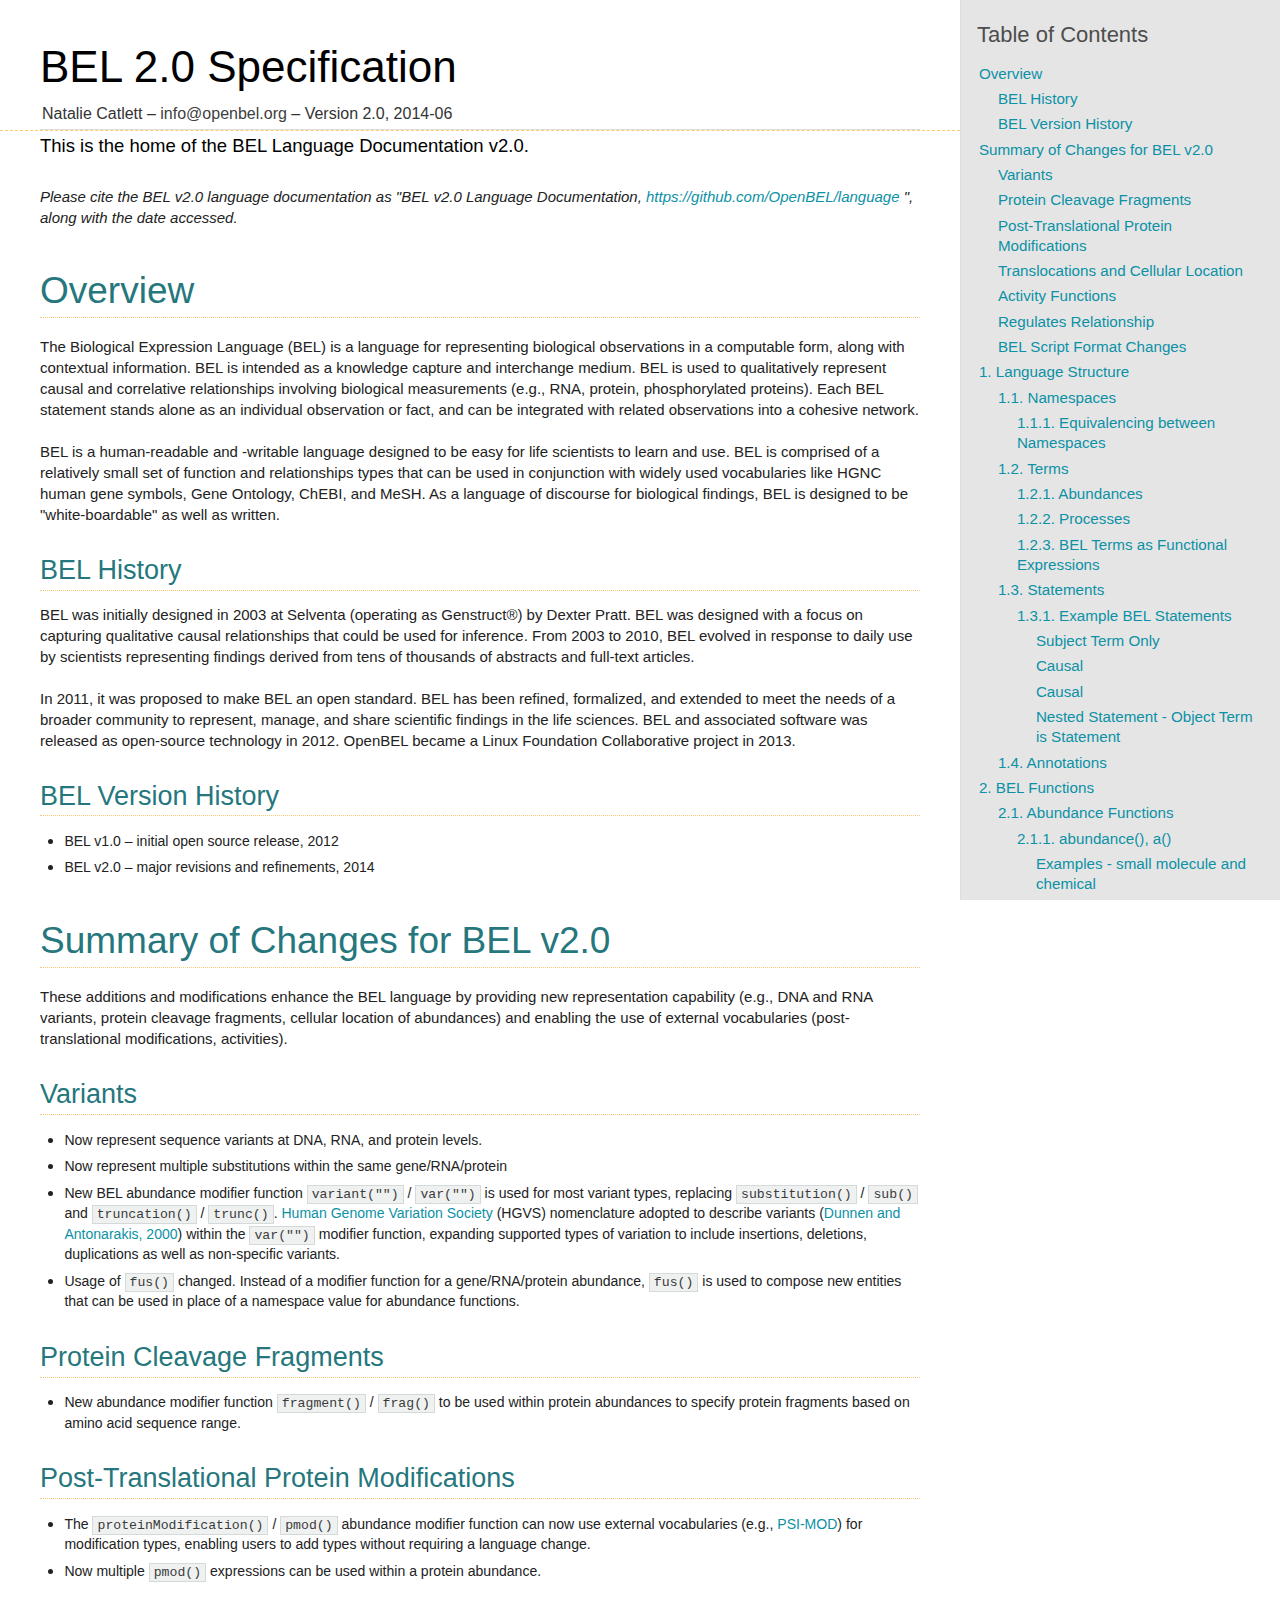
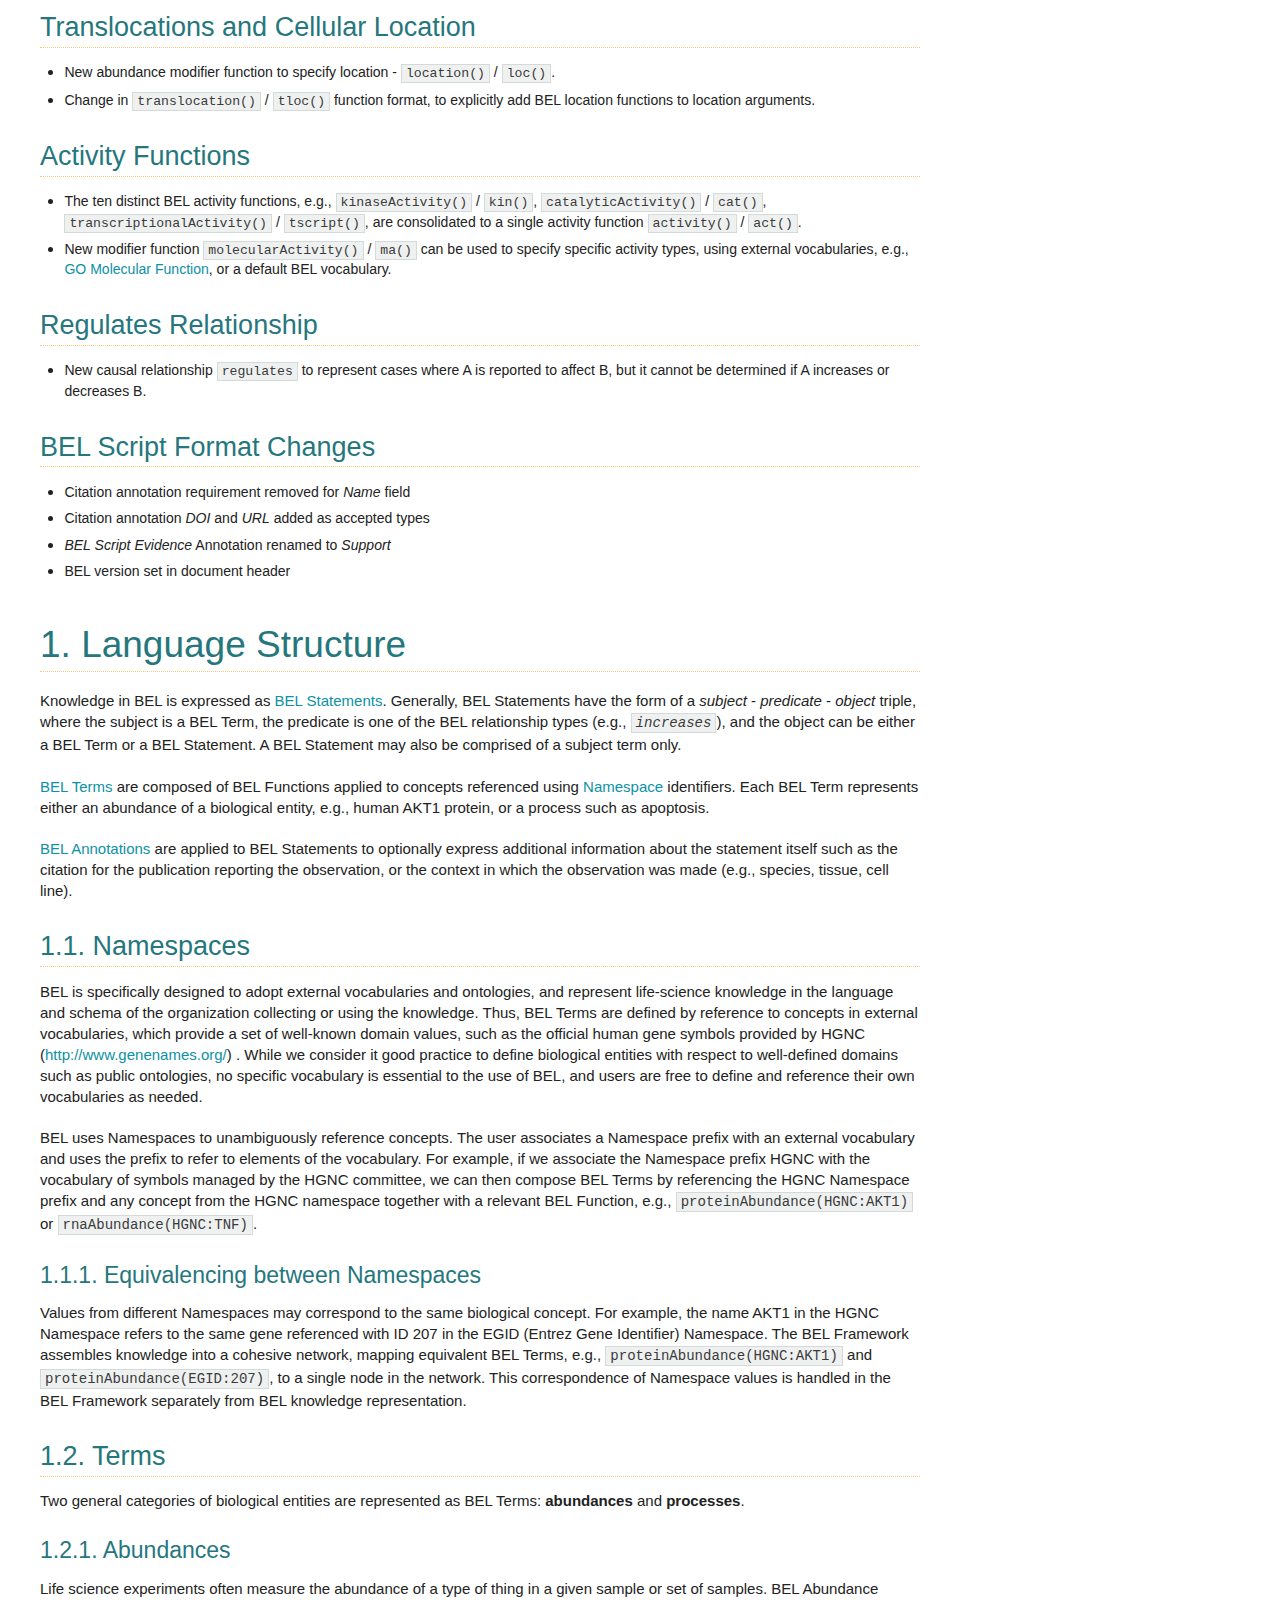
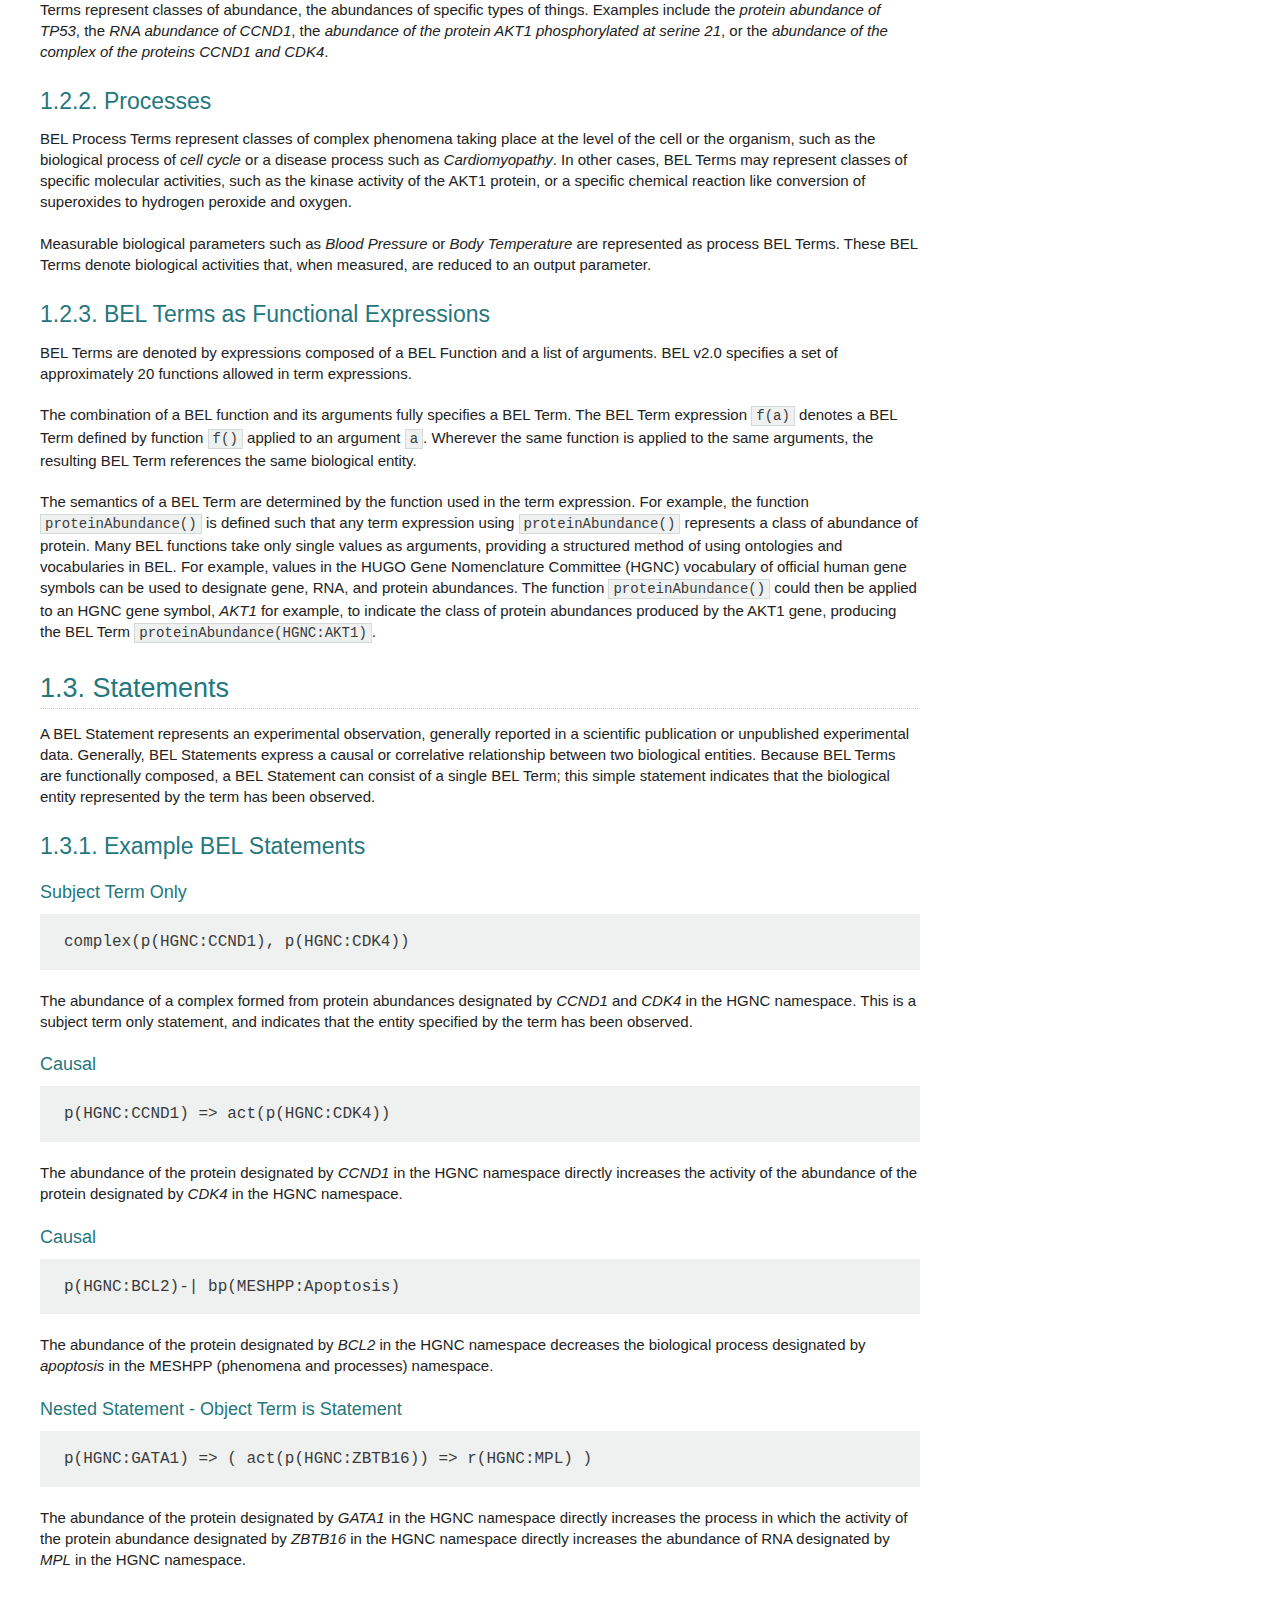
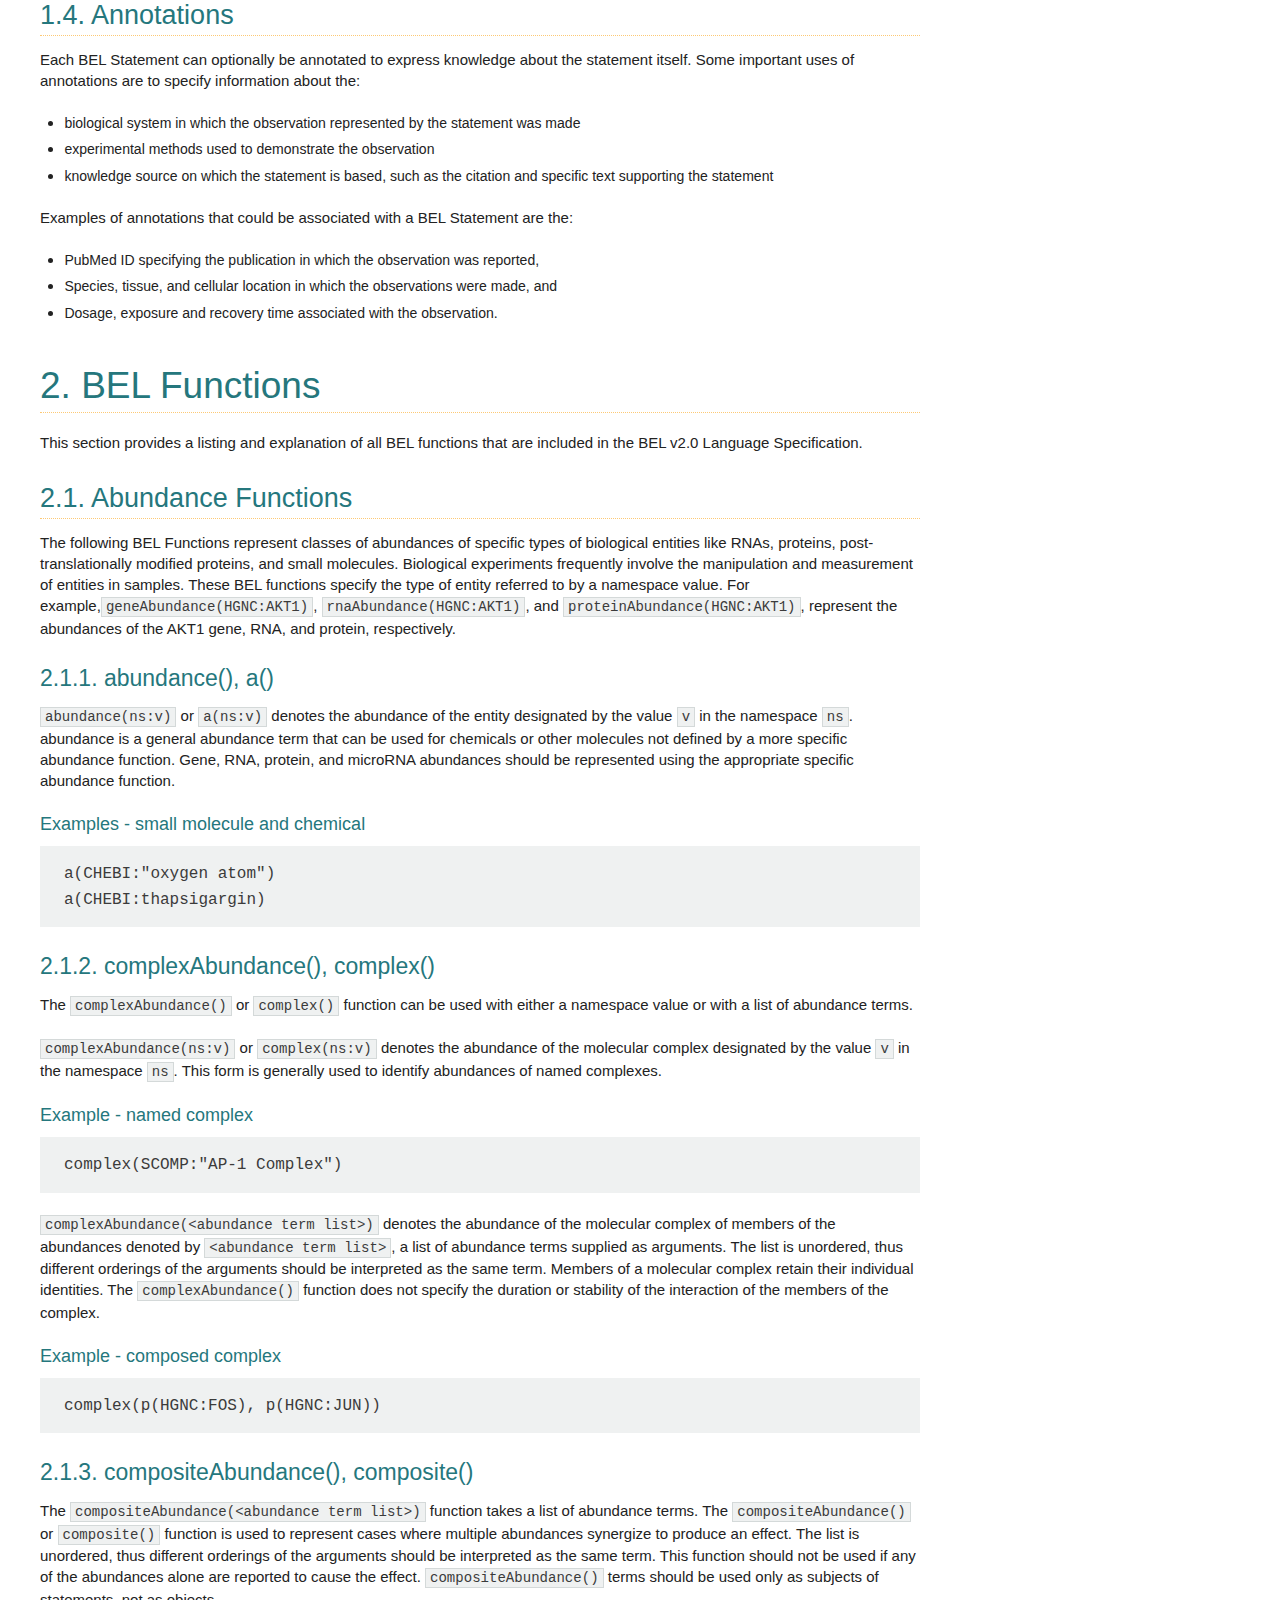
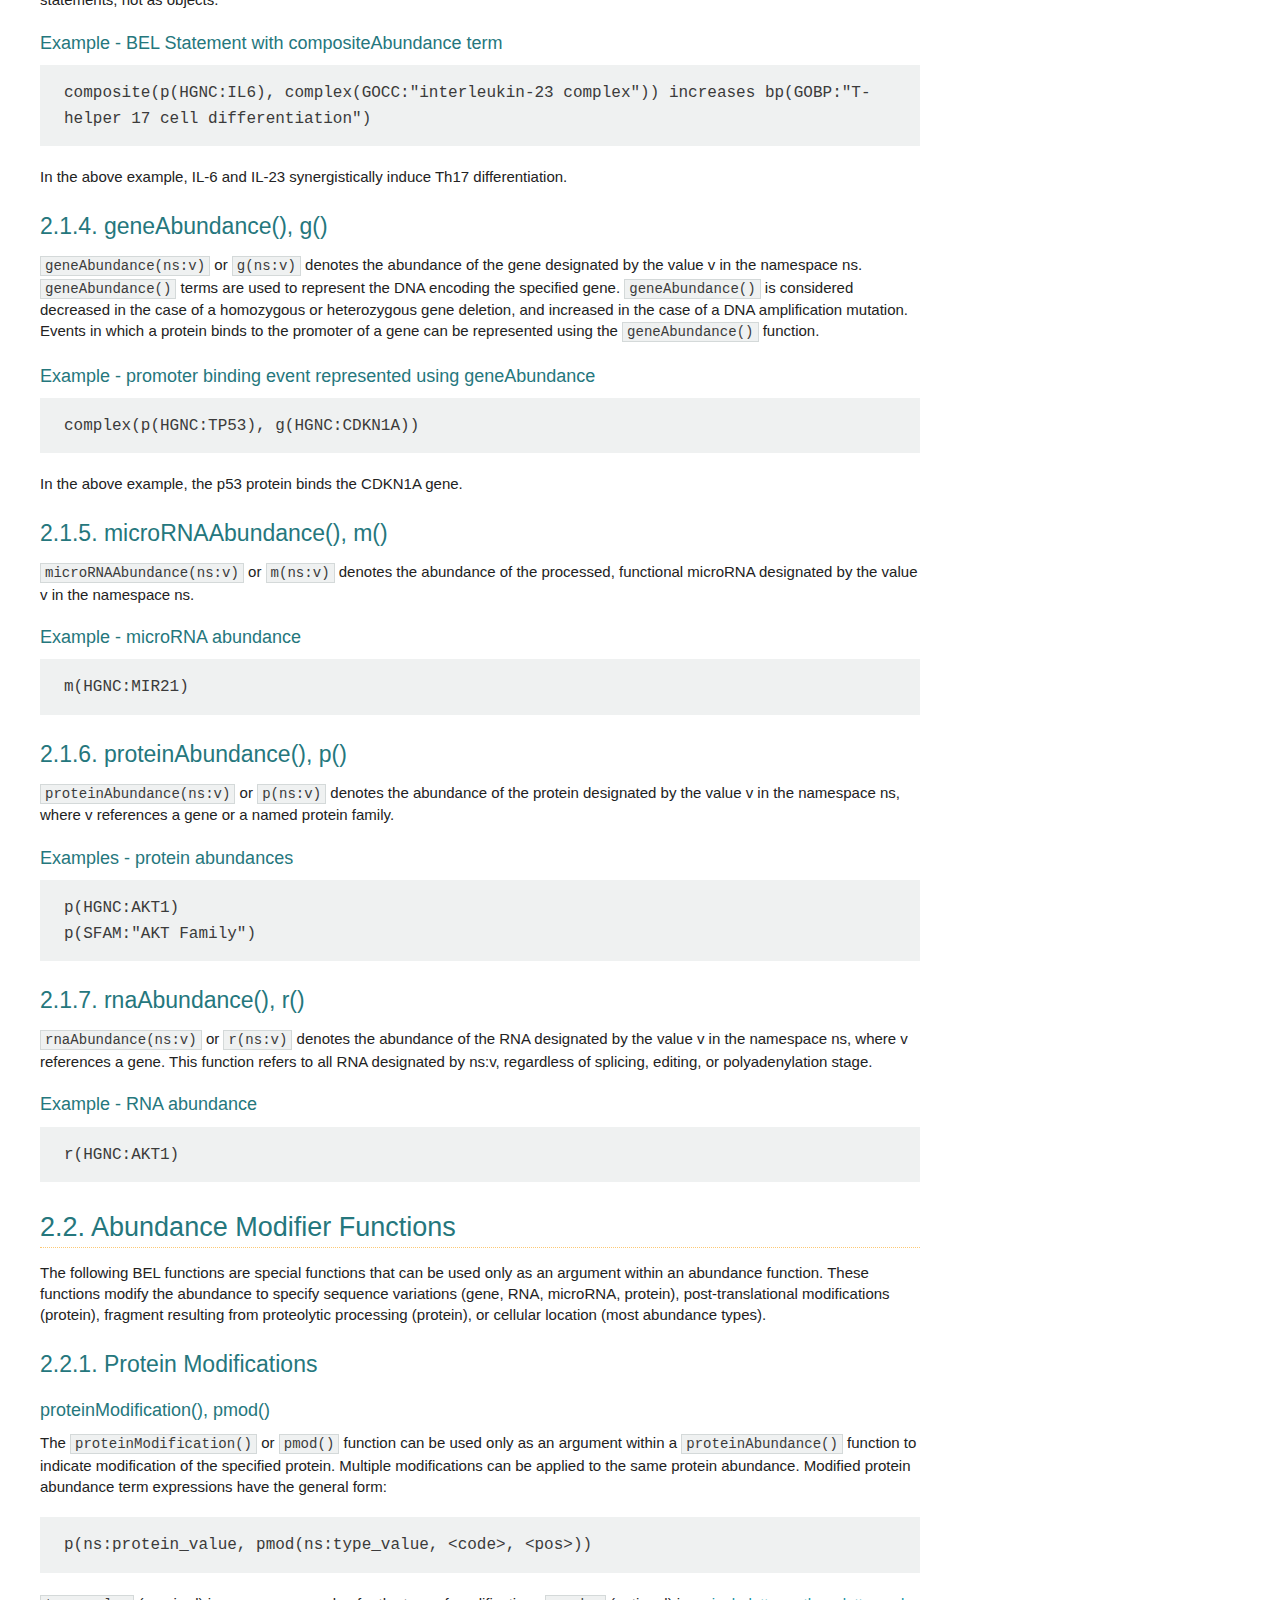
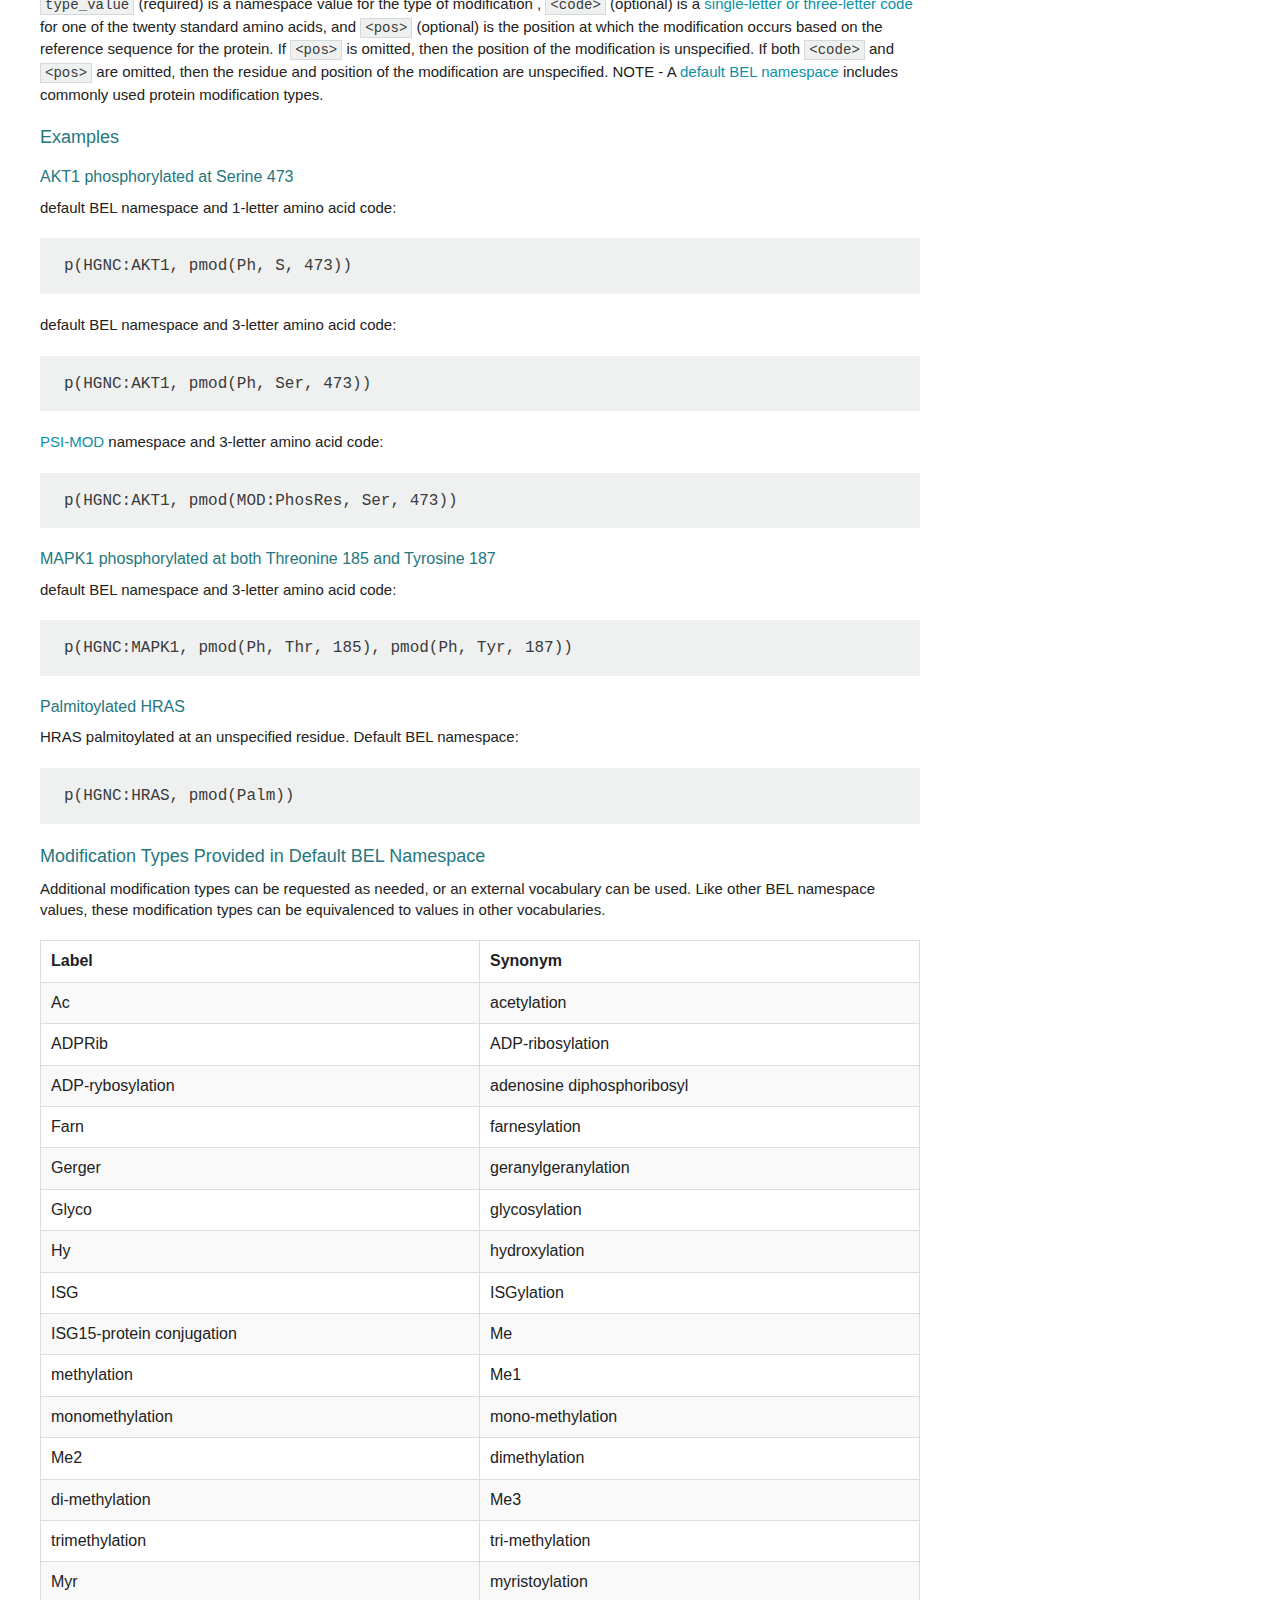
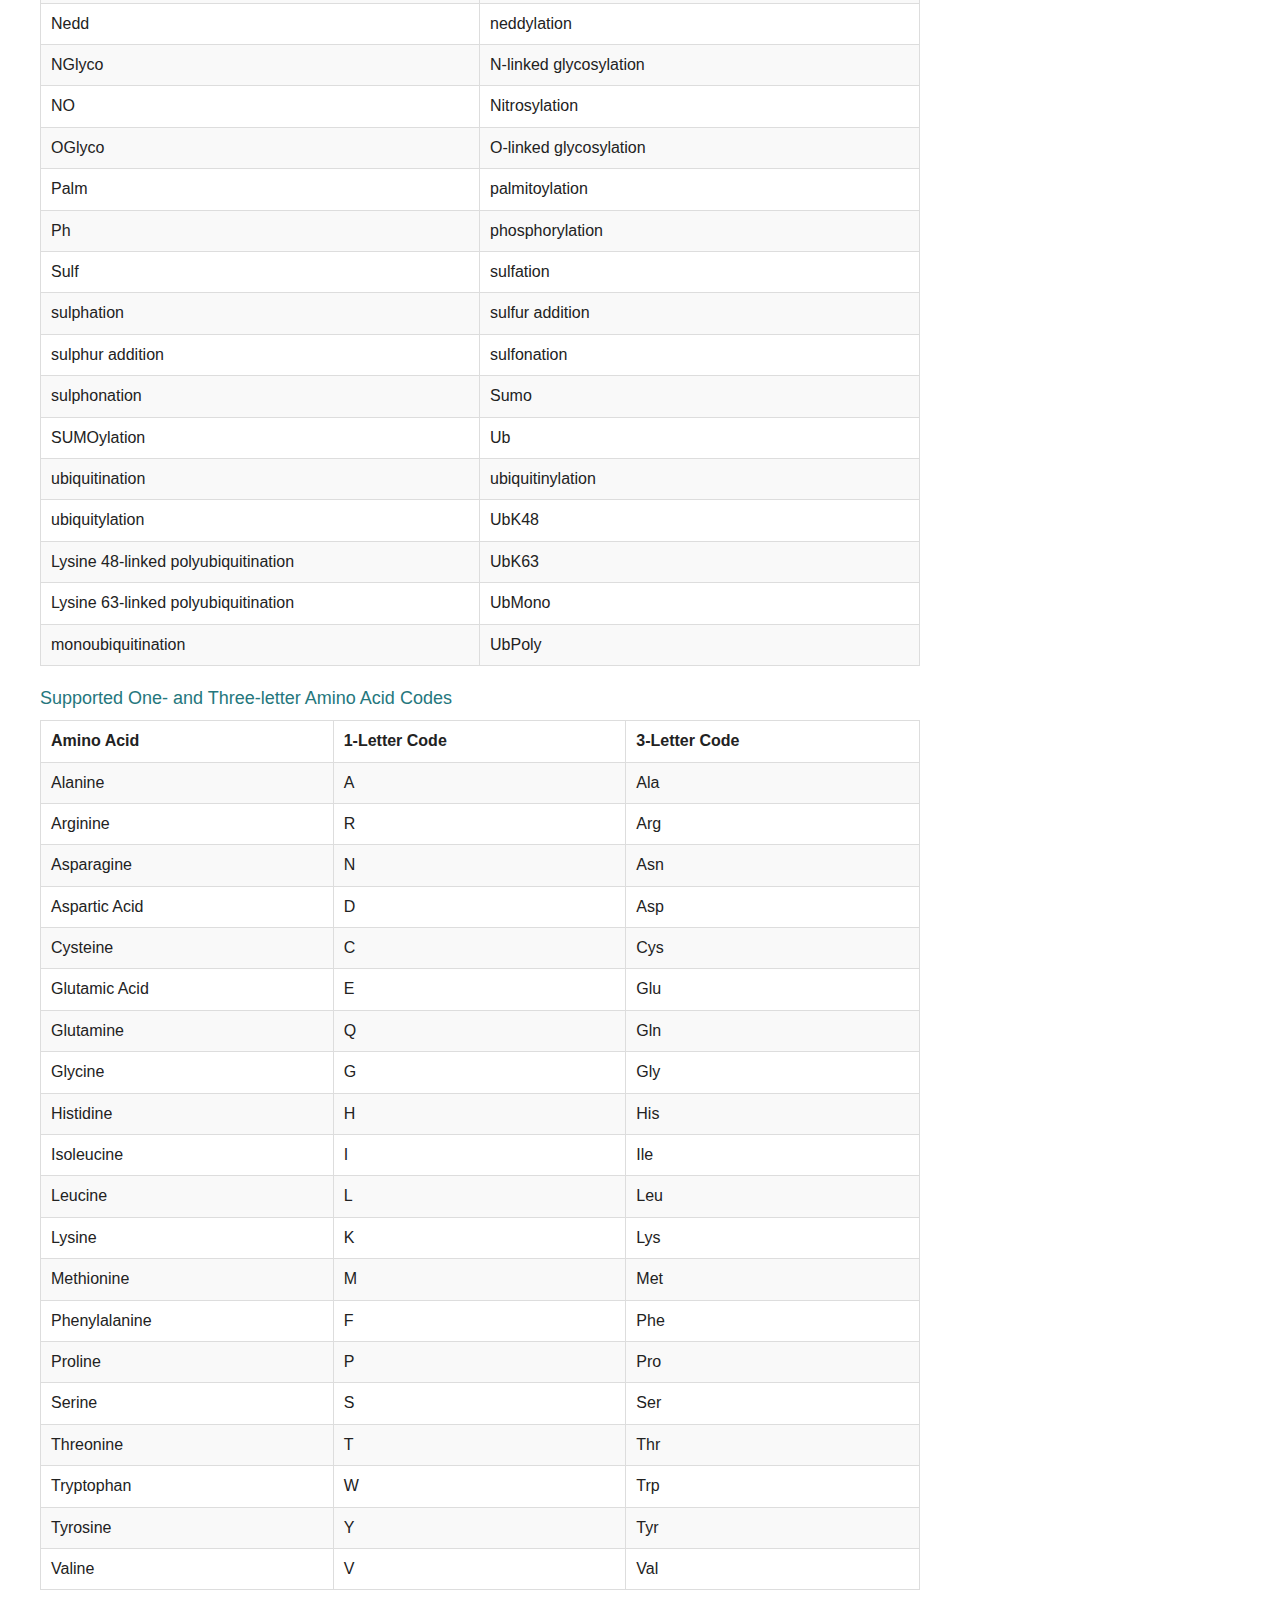
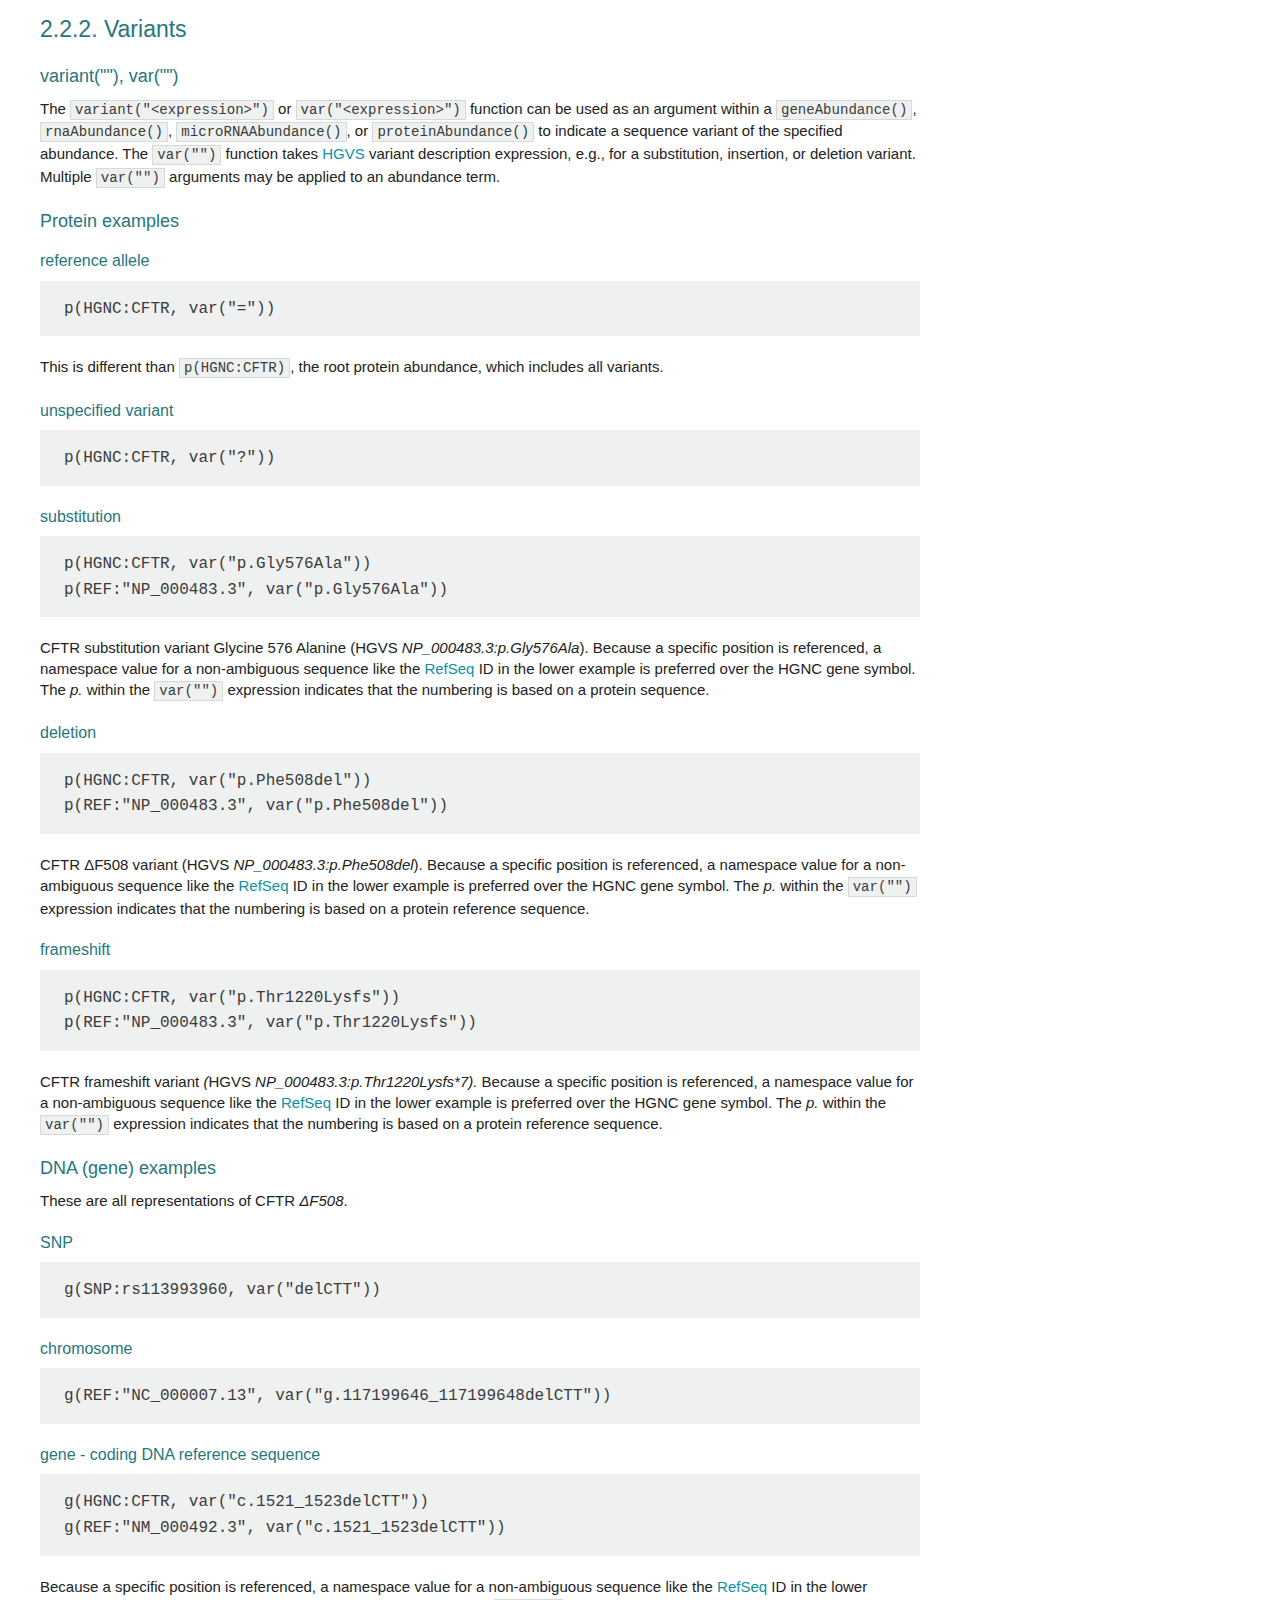
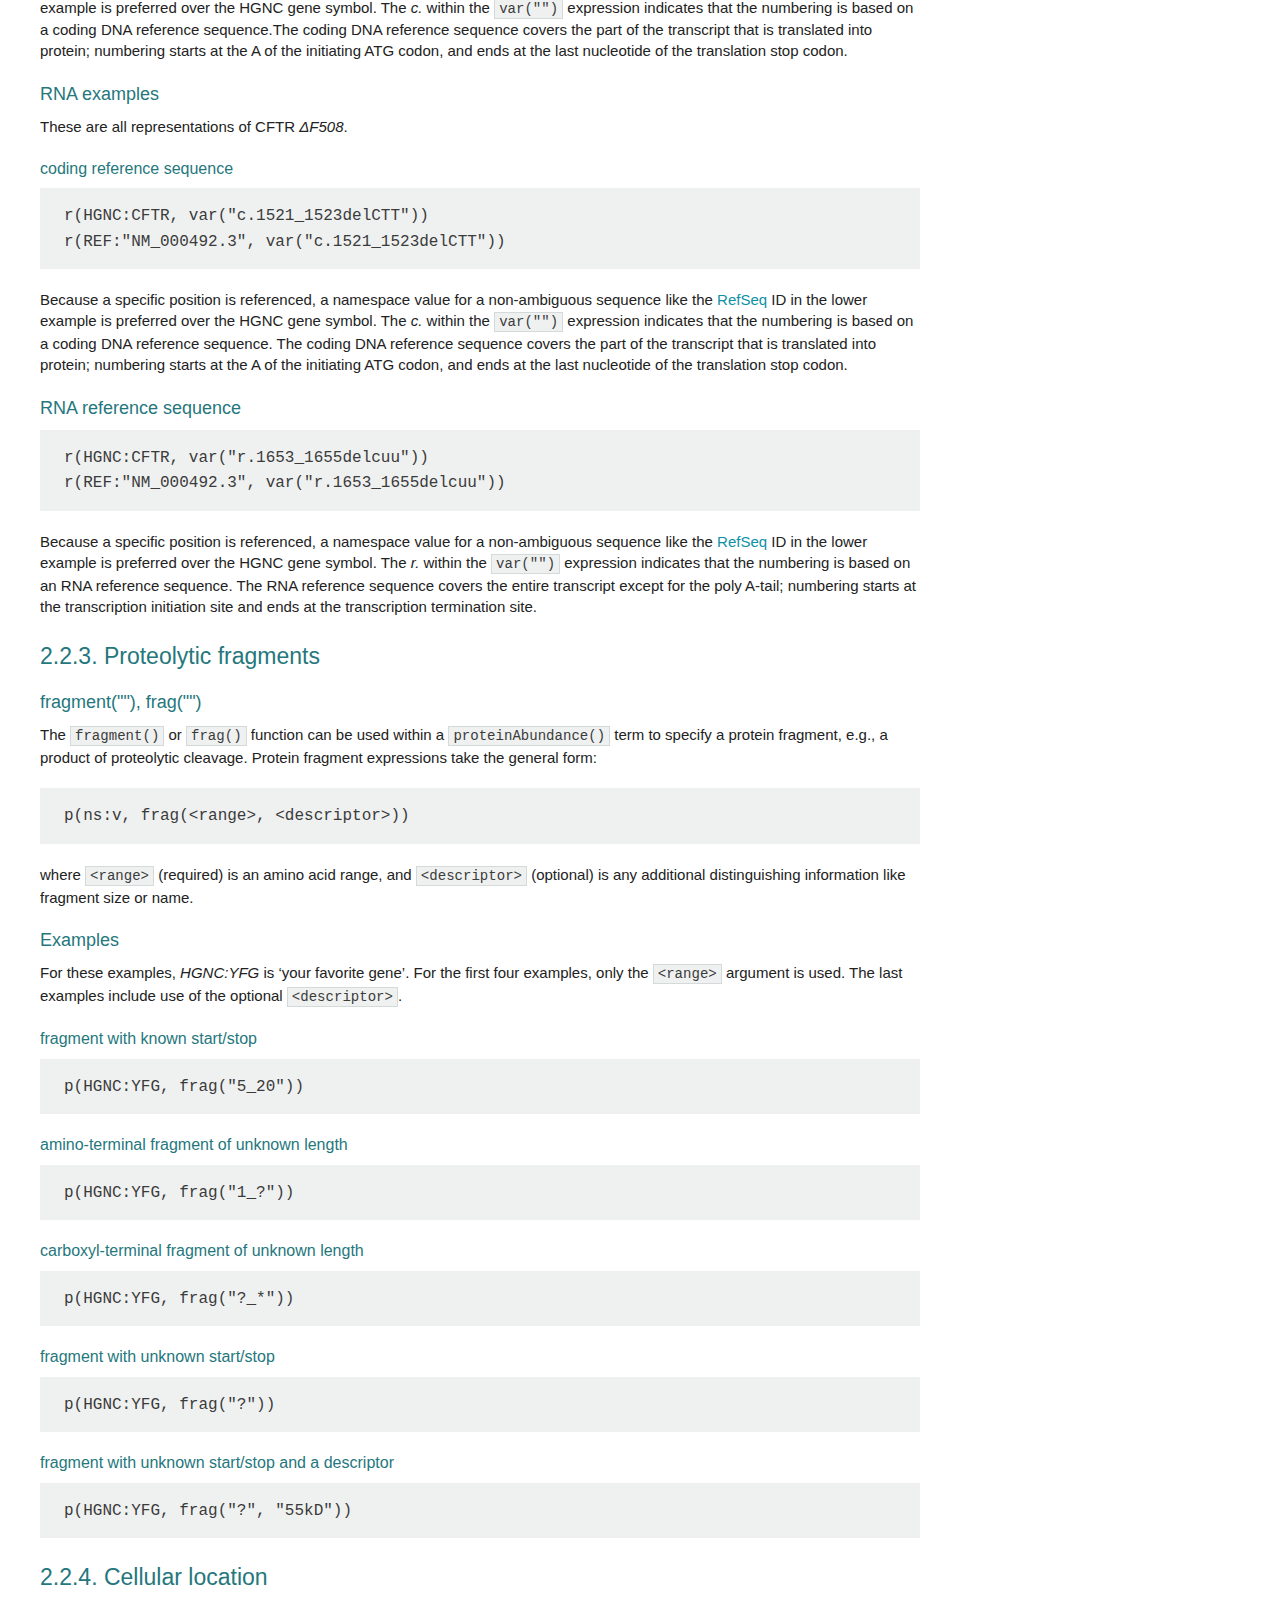
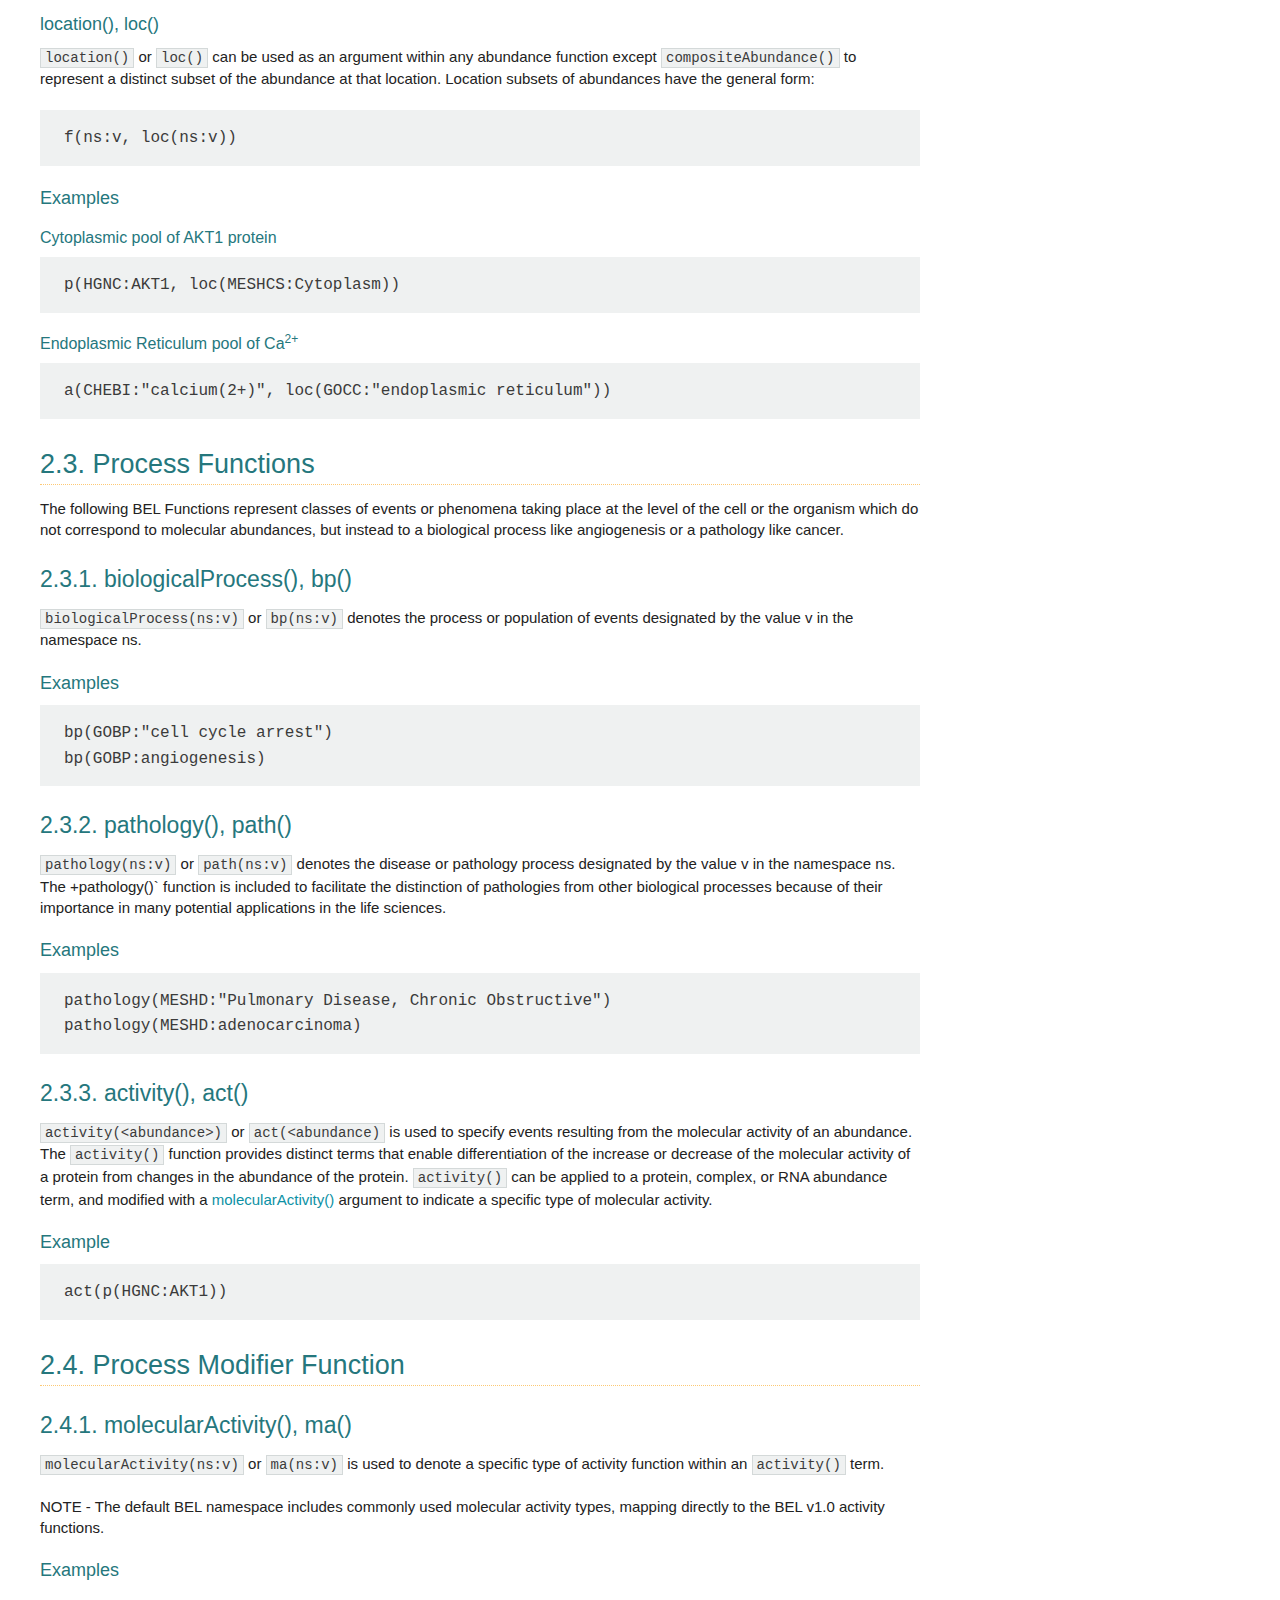
<file: version_2.0/bel_specification_version_2.0.html>
<!DOCTYPE html>
<html lang="en">
<head>
<meta charset="UTF-8">
<!--[if IE]><meta http-equiv="X-UA-Compatible" content="IE=edge"><![endif]-->
<meta name="viewport" content="width=device-width, initial-scale=1.0">
<meta name="generator" content="Asciidoctor 1.5.4">
<meta name="author" content="Natalie Catlett">
<title>BEL 2.0 Specification</title>
<style>
@import url(http://red-hat-overpass-fonts.s3.amazonaws.com/overpass.css);

// Theming built off rocket-panda.css stylesheet. Thanks!

/*! normalize.css v2.1.2 | MIT License | git.io/normalize */


/* ========================================================================== HTML5 display definitions ========================================================================== */


/** Correct `block` display not defined in IE 8/9. */

article,
aside,
details,
figcaption,
figure,
footer,
header,
hgroup,
main,
nav,
section,
summary {
    display: block;
}


/** Correct `inline-block` display not defined in IE 8/9. */

audio,
canvas,
video {
    display: inline-block;
}


/** Prevent modern browsers from displaying `audio` without controls. Remove excess height in iOS 5 devices. */

audio:not([controls]) {
    display: none;
    height: 0;
}


/** Address `[hidden]` styling not present in IE 8/9. Hide the `template` element in IE, Safari, and Firefox < 22. */

[hidden],
template {
    display: none;
}

script {
    display: none !important;
}


/* ========================================================================== Base ========================================================================== */


/** 1. Set default font family to sans-serif. 2. Prevent iOS text size adjust after orientation change, without disabling user zoom. */

html {
    font-family: sans-serif;
    /* 1 */
    -ms-text-size-adjust: 100%;
    /* 2 */
    -webkit-text-size-adjust: 100%;
    /* 2 */
}


/** Remove default margin. */

body {
    margin: 0;
}


/* ========================================================================== Links ========================================================================== */


/** Remove the gray background color from active links in IE 10. */

a {
    background: transparent;
}


/** Address `outline` inconsistency between Chrome and other browsers. */

a:focus {
    outline: thin dotted;
}


/** Improve readability when focused and also mouse hovered in all browsers. */

a:active,
a:hover {
    outline: 0;
}


/* ========================================================================== Typography ========================================================================== */


/** Address variable `h1` font-size and margin within `section` and `article` contexts in Firefox 4+, Safari 5, and Chrome. */

h1 {
    font-size: 2em;
    margin: 0.67em 0;
}


/** Address styling not present in IE 8/9, Safari 5, and Chrome. */

abbr[title] {
    border-bottom: 1px dotted;
}


/** Address style set to `bolder` in Firefox 4+, Safari 5, and Chrome. */

b,
strong {
    font-weight: bold;
}


/** Address styling not present in Safari 5 and Chrome. */

dfn {
    font-style: italic;
}


/** Address differences between Firefox and other browsers. */

hr {
    -moz-box-sizing: content-box;
    box-sizing: content-box;
    height: 0;
}


/** Address styling not present in IE 8/9. */

mark {
    background: #ff0;
    color: #000;
}


/** Correct font family set oddly in Safari 5 and Chrome. */

code,
kbd,
pre,
samp {
    font-family: monospace, serif;
    font-size: 1em;
}


/** Improve readability of pre-formatted text in all browsers. */

pre {
    white-space: pre-wrap;
}


/** Set consistent quote types. */

q {
    quotes: "\201C" "\201D" "\2018" "\2019";
}


/** Address inconsistent and variable font size in all browsers. */

small {
    font-size: 80%;
}


/** Prevent `sub` and `sup` affecting `line-height` in all browsers. */

sub,
sup {
    font-size: 75%;
    line-height: 0;
    position: relative;
    vertical-align: baseline;
}

sup {
    top: -0.5em;
}

sub {
    bottom: -0.25em;
}


/* ========================================================================== Embedded content ========================================================================== */


/** Remove border when inside `a` element in IE 8/9. */

img {
    border: 0;
}


/** Correct overflow displayed oddly in IE 9. */

svg:not(:root) {
    overflow: hidden;
}


/* ========================================================================== Figures ========================================================================== */


/** Address margin not present in IE 8/9 and Safari 5. */

figure {
    margin: 0;
}


/* ========================================================================== Forms ========================================================================== */


/** Define consistent border, margin, and padding. */

fieldset {
    border: 1px solid #c0c0c0;
    margin: 0 2px;
    padding: 0.35em 0.625em 0.75em;
}


/** 1. Correct `color` not being inherited in IE 8/9. 2. Remove padding so people aren't caught out if they zero out fieldsets. */

legend {
    border: 0;
    /* 1 */
    padding: 0;
    /* 2 */
}


/** 1. Correct font family not being inherited in all browsers. 2. Correct font size not being inherited in all browsers. 3. Address margins set differently in Firefox 4+, Safari 5, and Chrome. */

button,
input,
select,
textarea {
    font-family: inherit;
    /* 1 */
    font-size: 100%;
    /* 2 */
    margin: 0;
    /* 3 */
}


/** Address Firefox 4+ setting `line-height` on `input` using `!important` in the UA stylesheet. */

button,
input {
    line-height: normal;
}


/** Address inconsistent `text-transform` inheritance for `button` and `select`. All other form control elements do not inherit `text-transform` values. Correct `button` style inheritance in Chrome, Safari 5+, and IE 8+. Correct `select` style inheritance in Firefox 4+ and Opera. */

button,
select {
    text-transform: none;
}


/** 1. Avoid the WebKit bug in Android 4.0.* where (2) destroys native `audio` and `video` controls. 2. Correct inability to style clickable `input` types in iOS. 3. Improve usability and consistency of cursor style between image-type `input` and others. */

button,
html input[type="button"],
input[type="reset"],
input[type="submit"] {
    -webkit-appearance: button;
    /* 2 */
    cursor: pointer;
    /* 3 */
}


/** Re-set default cursor for disabled elements. */

button[disabled],
html input[disabled] {
    cursor: default;
}


/** 1. Address box sizing set to `content-box` in IE 8/9. 2. Remove excess padding in IE 8/9. */

input[type="checkbox"],
input[type="radio"] {
    box-sizing: border-box;
    /* 1 */
    padding: 0;
    /* 2 */
}


/** 1. Address `appearance` set to `searchfield` in Safari 5 and Chrome. 2. Address `box-sizing` set to `border-box` in Safari 5 and Chrome (include `-moz` to future-proof). */

input[type="search"] {
    -webkit-appearance: textfield;
    /* 1 */
    -moz-box-sizing: content-box;
    -webkit-box-sizing: content-box;
    /* 2 */
    box-sizing: content-box;
}


/** Remove inner padding and search cancel button in Safari 5 and Chrome on OS X. */

input[type="search"]::-webkit-search-cancel-button,
input[type="search"]::-webkit-search-decoration {
    -webkit-appearance: none;
}


/** Remove inner padding and border in Firefox 4+. */

button::-moz-focus-inner,
input::-moz-focus-inner {
    border: 0;
    padding: 0;
}


/** 1. Remove default vertical scrollbar in IE 8/9. 2. Improve readability and alignment in all browsers. */

textarea {
    overflow: auto;
    /* 1 */
    vertical-align: top;
    /* 2 */
}


/* ========================================================================== Tables ========================================================================== */


/** Remove most spacing between table cells. */

table {
    border-collapse: collapse;
    border-spacing: 0;
}

meta.foundation-mq-small {
    font-family: "only screen and (min-width: 768px)";
    width: 768px;
}

meta.foundation-mq-medium {
    font-family: "only screen and (min-width:1280px)";
    width: 1280px;
}

meta.foundation-mq-large {
    font-family: "only screen and (min-width:1440px)";
    width: 1440px;
}

*,
*:before,
*:after {
    -moz-box-sizing: border-box;
    -webkit-box-sizing: border-box;
    box-sizing: border-box;
}

html,
body {
    font-size: 100%;
}

body {
    background: #e5e5e5;
    color: #222222;
    padding: 0;
    margin: 0;
    font-family: "Helvetica Neue", "Helvetica", Helvetica, Arial, sans-serif;
    font-weight: normal;
    font-style: normal;
    line-height: 1;
    position: relative;
    cursor: auto;
}

a:hover {
    cursor: pointer;
}

img,
object,
embed {
    max-width: 100%;
    height: auto;
}

object,
embed {
    height: 100%;
}

img {
    -ms-interpolation-mode: bicubic;
}

#map_canvas img,
#map_canvas embed,
#map_canvas object,
.map_canvas img,
.map_canvas embed,
.map_canvas object {
    max-width: none !important;
}

.left {
    float: left !important;
}

.right {
    float: right !important;
}

.text-left {
    text-align: left !important;
}

.text-right {
    text-align: right !important;
}

.text-center {
    text-align: center !important;
}

.text-justify {
    text-align: justify !important;
}

.hide {
    display: none;
}

.antialiased,
body {
    -webkit-font-smoothing: antialiased;
}

img {
    display: inline-block;
    vertical-align: middle;
}

textarea {
    height: auto;
    min-height: 50px;
}

select {
    width: 100%;
}

object,
svg {
    display: inline-block;
    vertical-align: middle;
}

.center {
    margin-left: auto;
    margin-right: auto;
}

.spread {
    width: 100%;
}

p.lead,
.paragraph.lead > p,
#preamble > .sectionbody > .paragraph:first-of-type p {
    font-size: 1.15625em;
    line-height: 1.6;
}

.subheader,
.admonitionblock td.content > .title,
.audioblock > .title,
.exampleblock > .title,
.imageblock > .title,
.listingblock > .title,
.literalblock > .title,
.stemblock > .title,
.openblock > .title,
.paragraph > .title,
.quoteblock > .title,
table.tableblock > .title,
.verseblock > .title,
.videoblock > .title,
.dlist > .title,
.olist > .title,
.ulist > .title,
.qlist > .title,
.hdlist > .title {
    line-height: 1.4;
    color: #4d4d4d;
    font-weight: 300;
    margin-top: 0.2em;
    margin-bottom: 0.5em;
}


/* Typography resets */

div,
dl,
dt,
dd,
ul,
ol,
li,
h1,
h2,
h3,
#toctitle,
.sidebarblock > .content > .title,
h4,
h5,
h6,
pre,
form,
p,
blockquote,
th,
td {
    margin: 0;
    padding: 0;
    direction: ltr;
}


/* Default Link Styles */

a {
    color: #006699;
    text-decoration: none;
    line-height: inherit;
}

a:hover,
a:focus {
    color: #ea0011;
}

a img {
    border: none;
}


/* Default paragraph styles */

p {
    font-family: "Helvetica Neue", Helvetica, "Liberation Sans", Arial, sans-serif;
    font-weight: normal;
    font-size: 0.9375em;
    line-height: 1.4;
    margin-bottom: 1.375em;
    text-rendering: optimizeLegibility;
}

p aside {
    font-size: 0.875em;
    line-height: 1.35;
    font-style: italic;
}


/* Default header styles */

h1,
h2,
h3,
#toctitle,
.sidebarblock > .content > .title,
h4,
h5,
h6 {
    font-family: Overpass, "Helvetica Neue", Helvetica, Arial, sans-serif;
    font-weight: normal;
    font-style: normal;
    color: black;
    text-rendering: optimizeLegibility;
    margin-top: 1em;
    margin-bottom: 0.5em;
    line-height: 1.2125em;
}

h1 small,
h2 small,
h3 small,
#toctitle small,
.sidebarblock > .content > .title small,
h4 small,
h5 small,
h6 small {
    font-size: 60%;
    color: #4d4d4d;
    line-height: 0;
}

h1 {
    font-size: 2.125em;
}

h2 {
    font-size: 1.6875em;
}

h3,
#toctitle,
.sidebarblock > .content > .title {
    font-size: 1.375em;
}

h4 {
    font-size: 1.125em;
}

h5 {
    font-size: 1.125em;
}

h6 {
    font-size: 1em;
}

hr {
    border: solid #dddddd;
    border-width: 1px 0 0;
    clear: both;
    margin: 1.25em 0 1.1875em;
    height: 0;
}


/* Helpful Typography Defaults */

em,
i {
    font-style: italic;
    line-height: inherit;
}

strong,
b {
    font-weight: bold;
    line-height: inherit;
}

small {
    font-size: 60%;
    line-height: inherit;
}

code {
    font-family: Menlo, Monaco, "Liberation Mono", Consolas, monospace;
    font-weight: normal;
    color: #3b3b3b;
}


/* Lists */

ul,
ol,
dl {
    font-size: 0.9375em;
    line-height: 1.4;
    margin-bottom: 1.375em;
    list-style-position: outside;
    font-family: "Helvetica Neue", Helvetica, "Liberation Sans", Arial, sans-serif;
}

ul,
ol {
    margin-left: 1.625em;
}

ul.no-bullet,
ol.no-bullet {
    margin-left: 1.625em;
}


/* Unordered Lists */

ul li ul,
ul li ol {
    margin-left: 1.25em;
    margin-bottom: 0;
    font-size: 1em;
    /* Override nested font-size change */
}

ul.square li ul,
ul.circle li ul,
ul.disc li ul {
    list-style: inherit;
}

ul.square {
    list-style-type: square;
}

ul.circle {
    list-style-type: circle;
}

ul.disc {
    list-style-type: disc;
}

ul.no-bullet {
    list-style: none;
}


/* Ordered Lists */

ol li ul,
ol li ol {
    margin-left: 1.25em;
    margin-bottom: 0;
}


/* Definition Lists */

dl dt {
    margin-bottom: 0.3em;
    font-weight: bold;
}

dl dd {
    margin-bottom: 0.75em;
}


/* Abbreviations */

abbr,
acronym {
    text-transform: uppercase;
    font-size: 90%;
    color: #404040;
    border-bottom: 1px dotted #dddddd;
    cursor: help;
}

abbr {
    text-transform: none;
}


/* Blockquotes */

blockquote {
    margin: 0 0 1.375em;
    padding: 0 0 0 1em;
    border-left: 5px solid #ededed;
}

blockquote cite {
    display: block;
    font-size: 0.8125em;
    color: #333333;
}

blockquote cite:before {
    content: "\2014 \0020";
}

blockquote cite a,
blockquote cite a:visited {
    color: #333333;
}

blockquote,
blockquote p {
    line-height: 1.4;
    color: #404040;
}


/* Microformats */

.vcard {
    display: inline-block;
    margin: 0 0 1.25em 0;
    border: 1px solid #dddddd;
    padding: 0.625em 0.75em;
}

.vcard li {
    margin: 0;
    display: block;
}

.vcard .fn {
    font-weight: bold;
    font-size: 0.9375em;
}

.vevent .summary {
    font-weight: bold;
}

.vevent abbr {
    cursor: auto;
    text-decoration: none;
    font-weight: bold;
    border: none;
    padding: 0 0.0625em;
}

@media only screen and (min-width: 768px) {
    h1,
    h2,
    h3,
    #toctitle,
    .sidebarblock > .content > .title,
    h4,
    h5,
    h6 {
        line-height: 1.4;
    }
    h1 {
        font-size: 2.75em;
    }
    h2 {
        font-size: 2.3125em;
    }
    h3,
    #toctitle,
    .sidebarblock > .content > .title {
        font-size: 1.6875em;
    }
    h4 {
        font-size: 1.4375em;
    }
}


/* Tables */

table {
    background: white;
    margin-bottom: 1.25em;
    border: solid 1px #dddddd;
}

table thead,
table tfoot {
    background: whitesmoke;
    font-weight: bold;
}

table thead tr th,
table thead tr td,
table tfoot tr th,
table tfoot tr td {
    padding: 0.5em 0.625em 0.625em;
    font-size: inherit;
    color: #222222;
    text-align: left;
}

table tr th,
table tr td {
    padding: 0.5625em 0.625em;
    font-size: inherit;
    color: #222222;
}

table tr.even,
table tr.alt,
table tr:nth-of-type(even) {
    background: #f9f9f9;
}

table thead tr th,
table tfoot tr th,
table tbody tr td,
table tr td,
table tfoot tr td {
    display: table-cell;
    line-height: 1.4;
}

body {
    tab-size: 4;
}

h1,
h2,
h3,
#toctitle,
.sidebarblock > .content > .title,
h4,
h5,
h6 {
    line-height: 1.4;
}

a:hover,
a:focus {
    text-decoration: underline;
}

.clearfix:before,
.clearfix:after,
.float-group:before,
.float-group:after {
    content: " ";
    display: table;
}

.clearfix:after,
.float-group:after {
    clear: both;
}

*:not(pre) > code {
    font-size: 0.9375em;
    font-style: normal !important;
    letter-spacing: 0;
    padding: 1px 4px;
    background-color: #eff1f1;
    border: 1px solid #d4d9d9;
    -webkit-border-radius: 0;
    border-radius: 0;
    line-height: inherit;
}

pre,
pre > code {
    line-height: 1.6;
    color: #3b3b3b;
    font-family: Menlo, Monaco, "Liberation Mono", Consolas, monospace;
    font-weight: normal;
}

.keyseq {
    color: #737373;
}

kbd {
    font-family: Menlo, Monaco, "Liberation Mono", Consolas, monospace;
    display: inline-block;
    color: #404040;
    font-size: 0.65em;
    line-height: 1.45;
    background-color: #f7f7f7;
    border: 1px solid #ccc;
    -webkit-border-radius: 3px;
    border-radius: 3px;
    -webkit-box-shadow: 0 1px 0 rgba(0, 0, 0, 0.2), 0 0 0 0.1em white inset;
    box-shadow: 0 1px 0 rgba(0, 0, 0, 0.2), 0 0 0 0.1em white inset;
    margin: 0 0.15em;
    padding: 0.2em 0.5em;
    vertical-align: middle;
    position: relative;
    top: -0.1em;
    white-space: nowrap;
}

.keyseq kbd:first-child {
    margin-left: 0;
}

.keyseq kbd:last-child {
    margin-right: 0;
}

.menuseq,
.menu {
    color: #272727;
}

b.button:before,
b.button:after {
    position: relative;
    top: -1px;
    font-weight: normal;
}

b.button:before {
    content: "[";
    padding: 0 3px 0 2px;
}

b.button:after {
    content: "]";
    padding: 0 2px 0 3px;
}

#header,
#content,
#footnotes,
#footer {
    width: 100%;
    margin-left: auto;
    margin-right: auto;
    margin-top: 0;
    margin-bottom: 0;
    max-width: 62.5em;
    *zoom: 1;
    position: relative;
    padding-left: 0.9375em;
    padding-right: 0.9375em;
}

#header:before,
#header:after,
#content:before,
#content:after,
#footnotes:before,
#footnotes:after,
#footer:before,
#footer:after {
    content: " ";
    display: table;
}

#header:after,
#content:after,
#footnotes:after,
#footer:after {
    clear: both;
}

#content {
    margin-top: 1.25em;
}

#content:before {
    content: none;
}

#header > h1:first-child {
    color: black;
    margin-top: 2.25rem;
    margin-bottom: 0;
}

#header > h1:first-child + #toc {
    margin-top: 8px;
    border-top: 1px solid #dddddd;
}

#header > h1:only-child,
body.toc2 #header > h1:nth-last-child(2) {
    border-bottom: 1px solid #dddddd;
    padding-bottom: 8px;
}

#header .details {
    border-bottom: 1px solid #dddddd;
    line-height: 1.45;
    padding-top: 0.25em;
    padding-bottom: 0.25em;
    padding-left: 0.25em;
    color: #333333;
    display: -ms-flexbox;
    display: -webkit-flex;
    display: flex;
    -ms-flex-flow: row wrap;
    -webkit-flex-flow: row wrap;
    flex-flow: row wrap;
}

#header .details span:first-child {
    margin-left: -0.125em;
}

#header .details span.email a {
    color: #404040;
}

#header .details br {
    display: none;
}

#header .details br + span:before {
    content: "\00a0\2013\00a0";
}

#header .details br + span.author:before {
    content: "\00a0\22c5\00a0";
    color: #404040;
}

#header .details br + span#revremark:before {
    content: "\00a0|\00a0";
}

#header #revnumber {
    text-transform: capitalize;
}

#header #revnumber:after {
    content: "\00a0";
}

#content > h1:first-child:not([class]) {
    color: black;
    border-bottom: 1px solid #dddddd;
    padding-bottom: 8px;
    margin-top: 0;
    padding-top: 1rem;
    margin-bottom: 1.25rem;
}

#toc {
    border-bottom: 0 solid #dddddd;
    padding-bottom: 0.5em;
}

#toc > ul {
    margin-left: 0.125em;
}

#toc ul.sectlevel0 > li > a {
    font-style: italic;
}

#toc ul.sectlevel0 ul.sectlevel1 {
    margin: 0.5em 0;
}

#toc ul {
    font-family: Overpass, "Helvetica Neue", Helvetica, Arial, sans-serif;
    list-style-type: none;
}

#toc li {
    line-height: 1.3334;
    margin-top: 0.3334em;
}

#toc a {
    text-decoration: none;
}

#toc a:active {
    text-decoration: underline;
}

#toctitle {
    color: #4d4d4d;
    font-size: 1.2em;
}

@media only screen and (min-width: 768px) {
    #toctitle {
        font-size: 1.375em;
    }
    body.toc2 {
        padding-left: 15em;
        padding-right: 0;
    }
    #toc.toc2 {
        margin-top: 0 !important;
        background-color: #e5e5e5;
        position: fixed;
        width: 15em;
        left: 0;
        top: 0;
        border-right: 1px solid #dddddd;
        border-top-width: 0 !important;
        border-bottom-width: 0 !important;
        z-index: 1000;
        padding: 1.25em 1em;
        height: 100%;
        overflow: auto;
    }
    #toc.toc2 #toctitle {
        margin-top: 0;
        margin-bottom: 0.8rem;
        font-size: 1.2em;
    }
    #toc.toc2 > ul {
        font-size: 0.9em;
        margin-bottom: 0;
    }
    #toc.toc2 ul ul {
        margin-left: 0;
        padding-left: 1em;
    }
    #toc.toc2 ul.sectlevel0 ul.sectlevel1 {
        padding-left: 0;
        margin-top: 0.5em;
        margin-bottom: 0.5em;
    }
    body.toc2.toc-right {
        padding-left: 0;
        padding-right: 15em;
    }
    body.toc2.toc-right #toc.toc2 {
        border-right-width: 0;
        border-left: 1px solid #dddddd;
        left: auto;
        right: 0;
    }
}

@media only screen and (min-width: 1280px) {
    body.toc2 {
        padding-left: 20em;
        padding-right: 0;
    }
    #toc.toc2 {
        width: 20em;
    }
    #toc.toc2 #toctitle {
        font-size: 1.375em;
    }
    #toc.toc2 > ul {
        font-size: 0.95em;
    }
    #toc.toc2 ul ul {
        padding-left: 1.25em;
    }
    body.toc2.toc-right {
        padding-left: 0;
        padding-right: 20em;
    }
}

#content #toc {
    border-style: solid;
    border-width: 1px;
    border-color: #cccccc;
    margin-bottom: 1.25em;
    padding: 1.25em;
    background: #e5e5e5;
    -webkit-border-radius: 0;
    border-radius: 0;
}

#content #toc >:first-child {
    margin-top: 0;
}

#content #toc >:last-child {
    margin-bottom: 0;
}

#footer {
    max-width: 100%;
    background-color: white;
    padding: 1.25em;
}

#footer-text {
    color: #666666;
    line-height: 1.26;
}

.sect1 {
    padding-bottom: 0.625em;
}

@media only screen and (min-width: 768px) {
    .sect1 {
        padding-bottom: 1.25em;
    }
}

.sect1 + .sect1 {
    border-top: 0 solid #dddddd;
}

#content h1 > a.anchor,
h2 > a.anchor,
h3 > a.anchor,
#toctitle > a.anchor,
.sidebarblock > .content > .title > a.anchor,
h4 > a.anchor,
h5 > a.anchor,
h6 > a.anchor {
    position: absolute;
    z-index: 1001;
    width: 1.5ex;
    margin-left: -1.5ex;
    display: block;
    text-decoration: none !important;
    visibility: hidden;
    text-align: center;
    font-weight: normal;
}

#content h1 > a.anchor:before,
h2 > a.anchor:before,
h3 > a.anchor:before,
#toctitle > a.anchor:before,
.sidebarblock > .content > .title > a.anchor:before,
h4 > a.anchor:before,
h5 > a.anchor:before,
h6 > a.anchor:before {
    content: "\00A7";
    font-size: 0.85em;
    display: block;
    padding-top: 0.1em;
}

#content h1:hover > a.anchor,
#content h1 > a.anchor:hover,
h2:hover > a.anchor,
h2 > a.anchor:hover,
h3:hover > a.anchor,
#toctitle:hover > a.anchor,
.sidebarblock > .content > .title:hover > a.anchor,
h3 > a.anchor:hover,
#toctitle > a.anchor:hover,
.sidebarblock > .content > .title > a.anchor:hover,
h4:hover > a.anchor,
h4 > a.anchor:hover,
h5:hover > a.anchor,
h5 > a.anchor:hover,
h6:hover > a.anchor,
h6 > a.anchor:hover {
    visibility: visible;
}

#content h1 > a.link,
h2 > a.link,
h3 > a.link,
#toctitle > a.link,
.sidebarblock > .content > .title > a.link,
h4 > a.link,
h5 > a.link,
h6 > a.link {
    color: black;
    text-decoration: none;
}

#content h1 > a.link:hover,
h2 > a.link:hover,
h3 > a.link:hover,
#toctitle > a.link:hover,
.sidebarblock > .content > .title > a.link:hover,
h4 > a.link:hover,
h5 > a.link:hover,
h6 > a.link:hover {
    color: black;
}

.audioblock,
.imageblock,
.literalblock,
.listingblock,
.stemblock,
.videoblock {
    margin-bottom: 1.25em;
}

.admonitionblock td.content > .title,
.audioblock > .title,
.exampleblock > .title,
.imageblock > .title,
.listingblock > .title,
.literalblock > .title,
.stemblock > .title,
.openblock > .title,
.paragraph > .title,
.quoteblock > .title,
table.tableblock > .title,
.verseblock > .title,
.videoblock > .title,
.dlist > .title,
.olist > .title,
.ulist > .title,
.qlist > .title,
.hdlist > .title {
    text-rendering: optimizeLegibility;
    text-align: left;
}

table.tableblock > caption.title {
    white-space: nowrap;
    overflow: visible;
    max-width: 0;
}

.paragraph.lead > p,
#preamble > .sectionbody > .paragraph:first-of-type p {
    color: black;
}

table.tableblock #preamble > .sectionbody > .paragraph:first-of-type p {
    font-size: inherit;
}

.admonitionblock > table {
    border-collapse: separate;
    border: 0;
    background: none;
    width: 100%;
}

.admonitionblock > table td.icon {
    text-align: center;
    width: 80px;
}

.admonitionblock > table td.icon img {
    max-width: none;
}

.admonitionblock > table td.icon .title {
    font-weight: bold;
    font-family: Overpass, "Helvetica Neue", Helvetica, Arial, sans-serif;
    text-transform: uppercase;
}

.admonitionblock > table td.content {
    padding-left: 1.125em;
    padding-right: 1.25em;
    border-left: 1px solid #dddddd;
    color: #333333;
}

.admonitionblock > table td.content >:last-child >:last-child {
    margin-bottom: 0;
}

.exampleblock > .content {
    border-style: solid;
    border-width: 1px;
    border-color: #cccccc;
    margin-bottom: 1.25em;
    padding: 1.25em;
    background: #e5e5e5;
    -webkit-border-radius: 0;
    border-radius: 0;
}

.exampleblock > .content >:first-child {
    margin-top: 0;
}

.exampleblock > .content >:last-child {
    margin-bottom: 0;
}

.sidebarblock {
    border-style: solid;
    border-width: 1px;
    border-color: #cccccc;
    margin-bottom: 1.25em;
    padding: 1.25em;
    background: #e5e5e5;
    -webkit-border-radius: 0;
    border-radius: 0;
}

.sidebarblock >:first-child {
    margin-top: 0;
}

.sidebarblock >:last-child {
    margin-bottom: 0;
}

.sidebarblock > .content > .title {
    color: #4d4d4d;
    margin-top: 0;
}

.exampleblock > .content >:last-child >:last-child,
.exampleblock > .content .olist > ol > li:last-child >:last-child,
.exampleblock > .content .ulist > ul > li:last-child >:last-child,
.exampleblock > .content .qlist > ol > li:last-child >:last-child,
.sidebarblock > .content >:last-child >:last-child,
.sidebarblock > .content .olist > ol > li:last-child >:last-child,
.sidebarblock > .content .ulist > ul > li:last-child >:last-child,
.sidebarblock > .content .qlist > ol > li:last-child >:last-child {
    margin-bottom: 0;
}

.literalblock pre,
.listingblock pre:not(.highlight),
.listingblock pre[class="highlight"],
.listingblock pre[class^="highlight "],
.listingblock pre.CodeRay,
.listingblock pre.prettyprint {
    background: #eff1f1;
}

.sidebarblock .literalblock pre,
.sidebarblock .listingblock pre:not(.highlight),
.sidebarblock .listingblock pre[class="highlight"],
.sidebarblock .listingblock pre[class^="highlight "],
.sidebarblock .listingblock pre.CodeRay,
.sidebarblock .listingblock pre.prettyprint {
    background: #f2f1f1;
}

.literalblock pre,
.literalblock pre[class],
.listingblock pre,
.listingblock pre[class] {
    border: 0 0 0 2px solid rgba(120, 120, 120, 0.35);
    -webkit-border-radius: 0;
    border-radius: 0;
    word-wrap: break-word;
    padding: 1em 1.5em 0.875em 1.5em;
    font-size: 0.8125em;
}

.literalblock pre.nowrap,
.literalblock pre[class].nowrap,
.listingblock pre.nowrap,
.listingblock pre[class].nowrap {
    overflow-x: auto;
    white-space: pre;
    word-wrap: normal;
}

@media only screen and (min-width: 768px) {
    .literalblock pre,
    .literalblock pre[class],
    .listingblock pre,
    .listingblock pre[class] {
        font-size: 0.90625em;
    }
}

@media only screen and (min-width: 1280px) {
    .literalblock pre,
    .literalblock pre[class],
    .listingblock pre,
    .listingblock pre[class] {
        font-size: 1em;
    }
}

.literalblock.output pre {
    color: #eff1f1;
    background-color: #3b3b3b;
}

.listingblock pre.highlightjs {
    padding: 0;
}

.listingblock pre.highlightjs > code {
    padding: 1em 1.5em 0.875em 1.5em;
    -webkit-border-radius: 0;
    border-radius: 0;
}

.listingblock > .content {
    position: relative;
}

.listingblock code[data-lang]:before {
    display: none;
    content: attr(data-lang);
    position: absolute;
    font-size: 0.75em;
    top: 0.425rem;
    right: 0.5rem;
    line-height: 1;
    text-transform: uppercase;
    color: #999;
}

.listingblock:hover code[data-lang]:before {
    display: block;
}

.listingblock.terminal pre .command:before {
    content: attr(data-prompt);
    padding-right: 0.5em;
    color: #999;
}

.listingblock.terminal pre .command:not([data-prompt]):before {
    content: "$";
}

table.pyhltable {
    border-collapse: separate;
    border: 0;
    margin-bottom: 0;
    background: none;
}

table.pyhltable td {
    vertical-align: top;
    padding-top: 0;
    padding-bottom: 0;
    line-height: 1.6;
}

table.pyhltable td.code {
    padding-left: .75em;
    padding-right: 0;
}

pre.pygments .lineno,
table.pyhltable td:not(.code) {
    color: #999;
    padding-left: 0;
    padding-right: .5em;
    border-right: 1px solid #dddddd;
}

pre.pygments .lineno {
    display: inline-block;
    margin-right: .25em;
}

table.pyhltable .linenodiv {
    background: none !important;
    padding-right: 0 !important;
}

.quoteblock {
    margin: 0 1em 1.375em 1.5em;
    display: table;
}

.quoteblock > .title {
    margin-left: -1.5em;
    margin-bottom: 0.75em;
}

.quoteblock blockquote,
.quoteblock blockquote p {
    color: #404040;
    font-size: 1.15rem;
    line-height: 1.75;
    word-spacing: 0.1em;
    letter-spacing: 0;
    font-style: italic;
    text-align: justify;
}

.quoteblock blockquote {
    margin: 0;
    padding: 0;
    border: 0;
}

.quoteblock blockquote:before {
    content: "\201c";
    float: left;
    font-size: 2.75em;
    font-weight: bold;
    line-height: 0.6em;
    margin-left: -0.6em;
    color: #4d4d4d;
    text-shadow: 0 1px 2px rgba(0, 0, 0, 0.1);
}

.quoteblock blockquote > .paragraph:last-child p {
    margin-bottom: 0;
}

.quoteblock .attribution {
    margin-top: 0.5em;
    margin-right: 0.5ex;
    text-align: right;
}

.quoteblock .quoteblock {
    margin-left: 0;
    margin-right: 0;
    padding: 0.5em 0;
    border-left: 3px solid #333333;
}

.quoteblock .quoteblock blockquote {
    padding: 0 0 0 0.75em;
}

.quoteblock .quoteblock blockquote:before {
    display: none;
}

.verseblock {
    margin: 0 1em 1.375em 1em;
}

.verseblock pre {
    font-family: "Open Sans", "DejaVu Sans", sans;
    font-size: 1.15rem;
    color: #404040;
    font-weight: 300;
    text-rendering: optimizeLegibility;
}

.verseblock pre strong {
    font-weight: 400;
}

.verseblock .attribution {
    margin-top: 1.25rem;
    margin-left: 0.5ex;
}

.quoteblock .attribution,
.verseblock .attribution {
    font-size: 0.8125em;
    line-height: 1.45;
    font-style: italic;
}

.quoteblock .attribution br,
.verseblock .attribution br {
    display: none;
}

.quoteblock .attribution cite,
.verseblock .attribution cite {
    display: block;
    letter-spacing: -0.025em;
    color: #333333;
}

.quoteblock.abstract {
    margin: 0 0 1.375em 0;
    display: block;
}

.quoteblock.abstract blockquote,
.quoteblock.abstract blockquote p {
    text-align: left;
    word-spacing: 0;
}

.quoteblock.abstract blockquote:before,
.quoteblock.abstract blockquote p:first-of-type:before {
    display: none;
}

table.tableblock {
    max-width: 100%;
    border-collapse: separate;
}

table.tableblock td > .paragraph:last-child p > p:last-child,
table.tableblock th > p:last-child,
table.tableblock td > p:last-child {
    margin-bottom: 0;
}

table.tableblock,
th.tableblock,
td.tableblock {
    border: 0 solid #dddddd;
}

table.grid-all th.tableblock,
table.grid-all td.tableblock {
    border-width: 0 1px 1px 0;
}

table.grid-all tfoot > tr > th.tableblock,
table.grid-all tfoot > tr > td.tableblock {
    border-width: 1px 1px 0 0;
}

table.grid-cols th.tableblock,
table.grid-cols td.tableblock {
    border-width: 0 1px 0 0;
}

table.grid-all * > tr > .tableblock:last-child,
table.grid-cols * > tr > .tableblock:last-child {
    border-right-width: 0;
}

table.grid-rows th.tableblock,
table.grid-rows td.tableblock {
    border-width: 0 0 1px 0;
}

table.grid-all tbody > tr:last-child > th.tableblock,
table.grid-all tbody > tr:last-child > td.tableblock,
table.grid-all thead:last-child > tr > th.tableblock,
table.grid-rows tbody > tr:last-child > th.tableblock,
table.grid-rows tbody > tr:last-child > td.tableblock,
table.grid-rows thead:last-child > tr > th.tableblock {
    border-bottom-width: 0;
}

table.grid-rows tfoot > tr > th.tableblock,
table.grid-rows tfoot > tr > td.tableblock {
    border-width: 1px 0 0 0;
}

table.frame-all {
    border-width: 1px;
}

table.frame-sides {
    border-width: 0 1px;
}

table.frame-topbot {
    border-width: 1px 0;
}

th.halign-left,
td.halign-left {
    text-align: left;
}

th.halign-right,
td.halign-right {
    text-align: right;
}

th.halign-center,
td.halign-center {
    text-align: center;
}

th.valign-top,
td.valign-top {
    vertical-align: top;
}

th.valign-bottom,
td.valign-bottom {
    vertical-align: bottom;
}

th.valign-middle,
td.valign-middle {
    vertical-align: middle;
}

table thead th,
table tfoot th {
    font-weight: bold;
}

tbody tr th {
    display: table-cell;
    line-height: 1.4;
    background: whitesmoke;
}

tbody tr th,
tbody tr th p,
tfoot tr th,
tfoot tr th p {
    color: #222222;
    font-weight: bold;
}

p.tableblock > code:only-child {
    background: none;
    padding: 0;
}

p.tableblock {
    font-size: 1em;
}

td > div.verse {
    white-space: pre;
}

ol {
    margin-left: 1.875em;
}

ul li ol {
    margin-left: 1.625em;
}

dl dd {
    margin-left: 2em;
}

dl dd:last-child,
dl dd:last-child >:last-child {
    margin-bottom: 0;
}

ol > li p,
ul > li p,
ul dd,
ol dd,
.olist .olist,
.ulist .ulist,
.ulist .olist,
.olist .ulist {
    margin-bottom: 0.6875em;
}

ul.unstyled,
ol.unnumbered,
ul.checklist,
ul.none {
    list-style-type: none;
}

ul.unstyled,
ol.unnumbered,
ul.checklist {
    margin-left: 0.625em;
}

ul.checklist li > p:first-child > .fa-square-o:first-child,
ul.checklist li > p:first-child > .fa-check-square-o:first-child {
    width: 1em;
    font-size: 0.85em;
}

ul.checklist li > p:first-child > input[type="checkbox"]:first-child {
    width: 1em;
    position: relative;
    top: 1px;
}

ul.inline {
    margin: 0 auto 0.6875em auto;
    margin-left: -1.375em;
    margin-right: 0;
    padding: 0;
    list-style: none;
    overflow: hidden;
}

ul.inline > li {
    list-style: none;
    float: left;
    margin-left: 1.375em;
    display: block;
}

ul.inline > li > * {
    display: block;
}

.unstyled dl dt {
    font-weight: normal;
    font-style: normal;
}

ol.arabic {
    list-style-type: decimal;
}

ol.decimal {
    list-style-type: decimal-leading-zero;
}

ol.loweralpha {
    list-style-type: lower-alpha;
}

ol.upperalpha {
    list-style-type: upper-alpha;
}

ol.lowerroman {
    list-style-type: lower-roman;
}

ol.upperroman {
    list-style-type: upper-roman;
}

ol.lowergreek {
    list-style-type: lower-greek;
}

.hdlist > table,
.colist > table {
    border: 0;
    background: none;
}

.hdlist > table > tbody > tr,
.colist > table > tbody > tr {
    background: none;
}

td.hdlist1,
td.hdlist2 {
    vertical-align: top;
    padding: 0 0.625em;
}

td.hdlist1 {
    font-weight: bold;
    padding-bottom: 1.375em;
}

.literalblock + .colist,
.listingblock + .colist {
    margin-top: -0.5em;
}

.colist > table tr > td:first-of-type {
    padding: 0 0.75em;
    line-height: 1;
}

.colist > table tr > td:last-of-type {
    padding: 0.25em 0;
}

.thumb,
.th {
    line-height: 0;
    display: inline-block;
    border: solid 4px white;
    -webkit-box-shadow: 0 0 0 1px #dddddd;
    box-shadow: 0 0 0 1px #dddddd;
}

.imageblock.left,
.imageblock[style*="float: left"] {
    margin: 0.25em 0.625em 1.25em 0;
}

.imageblock.right,
.imageblock[style*="float: right"] {
    margin: 0.25em 0 1.25em 0.625em;
}

.imageblock > .title {
    margin-bottom: 0;
}

.imageblock.thumb,
.imageblock.th {
    border-width: 6px;
}

.imageblock.thumb > .title,
.imageblock.th > .title {
    padding: 0 0.125em;
}

.image.left,
.image.right {
    margin-top: 0.25em;
    margin-bottom: 0.25em;
    display: inline-block;
    line-height: 0;
}

.image.left {
    margin-right: 0.625em;
}

.image.right {
    margin-left: 0.625em;
}

a.image {
    text-decoration: none;
    display: inline-block;
}

a.image object {
    pointer-events: none;
}

sup.footnote,
sup.footnoteref {
    font-size: 0.875em;
    position: static;
    vertical-align: super;
}

sup.footnote a,
sup.footnoteref a {
    text-decoration: none;
}

sup.footnote a:active,
sup.footnoteref a:active {
    text-decoration: underline;
}

#footnotes {
    padding-top: 0.75em;
    padding-bottom: 0.75em;
    margin-bottom: 0.625em;
}

#footnotes hr {
    width: 20%;
    min-width: 6.25em;
    margin: -0.25em 0 0.75em 0;
    border-width: 1px 0 0 0;
}

#footnotes .footnote {
    padding: 0 0.375em 0 0.225em;
    line-height: 1.3334;
    font-size: 0.875em;
    margin-left: 1.2em;
    text-indent: -1.05em;
    margin-bottom: 0.2em;
}

#footnotes .footnote a:first-of-type {
    font-weight: bold;
    text-decoration: none;
}

#footnotes .footnote:last-of-type {
    margin-bottom: 0;
}

#content #footnotes {
    margin-top: -0.625em;
    margin-bottom: 0;
    padding: 0.75em 0;
}

.gist .file-data > table {
    border: 0;
    background: #fff;
    width: 100%;
    margin-bottom: 0;
}

.gist .file-data > table td.line-data {
    width: 99%;
}

div.unbreakable {
    page-break-inside: avoid;
}

.big {
    font-size: larger;
}

.small {
    font-size: smaller;
}

.underline {
    text-decoration: underline;
}

.overline {
    text-decoration: overline;
}

.line-through {
    text-decoration: line-through;
}

.aqua {
    color: #00bfbf;
}

.aqua-background {
    background-color: #00fafa;
}

.black {
    color: black;
}

.black-background {
    background-color: black;
}

.blue {
    color: #0000bf;
}

.blue-background {
    background-color: #0000fa;
}

.fuchsia {
    color: #bf00bf;
}

.fuchsia-background {
    background-color: #fa00fa;
}

.gray {
    color: #606060;
}

.gray-background {
    background-color: #7d7d7d;
}

.green {
    color: #006000;
}

.green-background {
    background-color: #007d00;
}

.lime {
    color: #00bf00;
}

.lime-background {
    background-color: #00fa00;
}

.maroon {
    color: #600000;
}

.maroon-background {
    background-color: #7d0000;
}

.navy {
    color: #000060;
}

.navy-background {
    background-color: #00007d;
}

.olive {
    color: #606000;
}

.olive-background {
    background-color: #7d7d00;
}

.purple {
    color: #600060;
}

.purple-background {
    background-color: #7d007d;
}

.red {
    color: #bf0000;
}

.red-background {
    background-color: #fa0000;
}

.silver {
    color: #909090;
}

.silver-background {
    background-color: #bcbcbc;
}

.teal {
    color: #006060;
}

.teal-background {
    background-color: #007d7d;
}

.white {
    color: #bfbfbf;
}

.white-background {
    background-color: #fafafa;
}

.yellow {
    color: #bfbf00;
}

.yellow-background {
    background-color: #fafa00;
}

span.icon > .fa {
    cursor: default;
}

.admonitionblock td.icon [class^="fa icon-"] {
    font-size: 2.5em;
    text-shadow: 1px 1px 2px rgba(0, 0, 0, 0.5);
    cursor: default;
}

.admonitionblock td.icon .icon-note:before {
    content: "\f05a";
    color: #004c73;
}

.admonitionblock td.icon .icon-tip:before {
    content: "\f0eb";
    text-shadow: 1px 1px 2px rgba(155, 155, 0, 0.8);
    color: #111;
}

.admonitionblock td.icon .icon-warning:before {
    content: "\f071";
    color: #bf6900;
}

.admonitionblock td.icon .icon-caution:before {
    content: "\f06d";
    color: #bf3400;
}

.admonitionblock td.icon .icon-important:before {
    content: "\f06a";
    color: #bf0000;
}

.conum[data-value] {
    display: inline-block;
    color: #fff !important;
    background-color: #404040;
    -webkit-border-radius: 100px;
    border-radius: 100px;
    text-align: center;
    font-size: 0.75em;
    width: 1.67em;
    height: 1.67em;
    line-height: 1.67em;
    font-family: "Open Sans", "DejaVu Sans", sans-serif;
    font-style: normal;
    font-weight: bold;
}

.conum[data-value] * {
    color: #fff !important;
}

.conum[data-value] + b {
    display: none;
}

.conum[data-value]:after {
    content: attr(data-value);
}

pre .conum[data-value] {
    position: relative;
    top: -0.125em;
}

b.conum * {
    color: inherit !important;
}

.conum:not([data-value]):empty {
    display: none;
}

#header,
#content,
#footnotes {
    background: white;
    padding-left: 2.5em;
    padding-right: 2.5em;
}

#header {
    margin-bottom: 0;
}

#header > h1 {
    border-bottom: none;
}

.literalblock pre,
.listingblock pre {
    background: #eff1f1;
}

#footnotes {
    margin-bottom: 2em;
}

.sect1 {
    padding-bottom: 0;
}

ol > li p,
ul > li p,
ul dd,
ol dd,
.olist .olist,
.ulist .olist,
.olist .ulist {
    margin-bottom: 0.34375em;
}

// Custom OpenBEL theming:

@media only screen and (min-width: 768px) {
	#toc.toc2 {
		background-color: #f4f4f4;
	}
}
#content {
	margin-top: 0;
}
h1, h2, h3, h4, h5, h6 {
	color: #25777D;
}
h1, h2, h3 {
	border-bottom: 1px dotted #FDC975;
}
a {
	color: #0C91A5;
}
a:hover,
a:focus,
a:active {
	text-decoration: none;
	color: #25777D;
	border-bottom: 1px dotted #FDC975;
}
#toc a:active {
    text-decoration: none;
}
#header h1 {
	border-bottom: none;
}
body {
	background-color: #fff;
}
#content {
	border-top: 1px dashed #FDC975;
}


</style>
</head>
<body class="article toc2 toc-right">
<div id="header">
<h1>BEL 2.0 Specification</h1>
<div class="details">
<span id="author" class="author">Natalie Catlett</span><br>
<span id="email" class="email"><a href="mailto:info@openbel.org">info@openbel.org</a></span><br>
<span id="revnumber">version 2.0,</span>
<span id="revdate">2014-06</span>
</div>
<div id="toc" class="toc2">
<div id="toctitle">Table of Contents</div>
<ul class="sectlevel1">
<li><a href="#overview">Overview</a>
<ul class="sectlevel2">
<li><a href="#_bel_history">BEL History</a></li>
<li><a href="#_bel_version_history">BEL Version History</a></li>
</ul>
</li>
<li><a href="#_summary_of_changes_for_bel_v2_0">Summary of Changes for BEL v2.0</a>
<ul class="sectlevel2">
<li><a href="#_variants">Variants</a></li>
<li><a href="#_protein_cleavage_fragments">Protein Cleavage Fragments</a></li>
<li><a href="#_post_translational_protein_modifications">Post-Translational Protein Modifications</a></li>
<li><a href="#_translocations_and_cellular_location">Translocations and Cellular Location</a></li>
<li><a href="#_activity_functions">Activity Functions</a></li>
<li><a href="#_regulates_relationship">Regulates Relationship</a></li>
<li><a href="#_bel_script_format_changes">BEL Script Format Changes</a></li>
</ul>
</li>
<li><a href="#LanguageStructure">1. Language Structure</a>
<ul class="sectlevel2">
<li><a href="#_namespaces">1.1. Namespaces</a>
<ul class="sectlevel3">
<li><a href="#_equivalencing_between_namespaces">1.1.1. Equivalencing between Namespaces</a></li>
</ul>
</li>
<li><a href="#_terms">1.2. Terms</a>
<ul class="sectlevel3">
<li><a href="#_abundances">1.2.1. Abundances</a></li>
<li><a href="#_processes">1.2.2. Processes</a></li>
<li><a href="#_bel_terms_as_functional_expressions">1.2.3. BEL Terms as Functional Expressions</a></li>
</ul>
</li>
<li><a href="#_statements">1.3. Statements</a>
<ul class="sectlevel3">
<li><a href="#_example_bel_statements">1.3.1. Example BEL Statements</a>
<ul class="sectlevel4">
<li><a href="#_subject_term_only">Subject Term Only</a></li>
<li><a href="#_causal">Causal</a></li>
<li><a href="#_causal_2">Causal</a></li>
<li><a href="#_nested_statement_object_term_is_statement">Nested Statement - Object Term is Statement</a></li>
</ul>
</li>
</ul>
</li>
<li><a href="#_annotations">1.4. Annotations</a></li>
</ul>
</li>
<li><a href="#_bel_functions">2. BEL Functions</a>
<ul class="sectlevel2">
<li><a href="#_abundance_functions">2.1. Abundance Functions</a>
<ul class="sectlevel3">
<li><a href="#Xabundancea">2.1.1. abundance(), a()</a>
<ul class="sectlevel4">
<li><a href="#_examples_small_molecule_and_chemical">Examples - small molecule and chemical</a></li>
</ul>
</li>
<li><a href="#XcomplexA">2.1.2. complexAbundance(), complex()</a>
<ul class="sectlevel4">
<li><a href="#_example_named_complex">Example - named complex</a></li>
<li><a href="#_example_composed_complex">Example - composed complex</a></li>
</ul>
</li>
<li><a href="#XcompositeA">2.1.3. compositeAbundance(), composite()</a>
<ul class="sectlevel4">
<li><a href="#_example_bel_statement_with_compositeabundance_term">Example - BEL Statement with compositeAbundance term</a></li>
</ul>
</li>
<li><a href="#XgeneA">2.1.4. geneAbundance(), g()</a>
<ul class="sectlevel4">
<li><a href="#_example_promoter_binding_event_represented_using_geneabundance">Example - promoter binding event represented using geneAbundance</a></li>
</ul>
</li>
<li><a href="#XmicroRNAA">2.1.5. microRNAAbundance(), m()</a>
<ul class="sectlevel4">
<li><a href="#_example_microrna_abundance">Example - microRNA abundance</a></li>
</ul>
</li>
<li><a href="#XproteinA">2.1.6. proteinAbundance(), p()</a>
<ul class="sectlevel4">
<li><a href="#_examples_protein_abundances">Examples - protein abundances</a></li>
</ul>
</li>
<li><a href="#XrnaA">2.1.7. rnaAbundance(), r()</a>
<ul class="sectlevel4">
<li><a href="#_example_rna_abundance">Example - RNA abundance</a></li>
</ul>
</li>
</ul>
</li>
<li><a href="#_abundance_modifier_functions">2.2. Abundance Modifier Functions</a>
<ul class="sectlevel3">
<li><a href="#_protein_modifications">2.2.1. Protein Modifications</a>
<ul class="sectlevel4">
<li><a href="#_proteinmodification_pmod">proteinModification(),  pmod()</a></li>
<li><a href="#_examples">Examples</a></li>
<li><a href="#_modification_types_provided_in_default_bel_namespace">Modification Types Provided in Default BEL Namespace</a></li>
<li><a href="#_supported_one_and_three_letter_amino_acid_codes">Supported One- and Three-letter Amino Acid Codes</a></li>
</ul>
</li>
<li><a href="#_variants_2">2.2.2. Variants</a>
<ul class="sectlevel4">
<li><a href="#_variant_var">variant(""), var("")</a></li>
<li><a href="#_protein_examples">Protein examples</a></li>
<li><a href="#_dna_gene_examples">DNA (gene) examples</a></li>
<li><a href="#_rna_examples">RNA examples</a></li>
<li><a href="#_rna_reference_sequence">RNA reference sequence</a></li>
</ul>
</li>
<li><a href="#_proteolytic_fragments">2.2.3. Proteolytic fragments</a>
<ul class="sectlevel4">
<li><a href="#_fragment_frag">fragment(""), frag("")</a></li>
<li><a href="#_examples_2">Examples</a></li>
</ul>
</li>
<li><a href="#_cellular_location">2.2.4. Cellular location</a>
<ul class="sectlevel4">
<li><a href="#_location_loc">location(), loc()</a></li>
<li><a href="#_examples_3">Examples</a></li>
</ul>
</li>
</ul>
</li>
<li><a href="#_process_functions">2.3. Process Functions</a>
<ul class="sectlevel3">
<li><a href="#_biologicalprocess_bp">2.3.1. biologicalProcess(), bp()</a>
<ul class="sectlevel4">
<li><a href="#_examples_4">Examples</a></li>
</ul>
</li>
<li><a href="#_pathology_path">2.3.2. pathology(), path()</a>
<ul class="sectlevel4">
<li><a href="#_examples_5">Examples</a></li>
</ul>
</li>
<li><a href="#Xactivity">2.3.3. activity(), act()</a>
<ul class="sectlevel4">
<li><a href="#_example">Example</a></li>
</ul>
</li>
</ul>
</li>
<li><a href="#_process_modifier_function">2.4. Process Modifier Function</a>
<ul class="sectlevel3">
<li><a href="#XmolecularA">2.4.1. molecularActivity(), ma()</a>
<ul class="sectlevel4">
<li><a href="#_examples_6">Examples</a></li>
</ul>
</li>
</ul>
</li>
<li><a href="#_transformation_functions">2.5. Transformation Functions</a>
<ul class="sectlevel3">
<li><a href="#_translocations">2.5.1. Translocations</a>
<ul class="sectlevel4">
<li><a href="#_translocation_tloc">translocation(), tloc()</a></li>
<li><a href="#_example_2">Example</a></li>
<li><a href="#_cellsecretion_sec">cellSecretion(), sec()</a></li>
<li><a href="#_cellsurfaceexpression_surf">cellSurfaceExpression(), surf()</a></li>
</ul>
</li>
<li><a href="#_degradation_deg">2.5.2. degradation(), deg()</a></li>
<li><a href="#_reaction_rxn">2.5.3. reaction(), rxn()</a>
<ul class="sectlevel4">
<li><a href="#_example_3">Example</a></li>
</ul>
</li>
</ul>
</li>
<li><a href="#_other_functions">2.6. Other Functions</a>
<ul class="sectlevel3">
<li><a href="#_fusion_fus">2.6.1. fusion(), fus()</a>
<ul class="sectlevel4">
<li><a href="#_example_4">Example</a></li>
</ul>
</li>
</ul>
</li>
</ul>
</li>
<li><a href="#_bel_relationships">3. BEL Relationships</a>
<ul class="sectlevel2">
<li><a href="#_causal_relationships">3.1. Causal Relationships</a>
<ul class="sectlevel3">
<li><a href="#Xincreases">3.1.1. increases, &#8594;</a></li>
<li><a href="#XdIncreases">3.1.2. directlyIncreases, &#8658;</a></li>
<li><a href="#Xdecreases">3.1.3. decreases, -|</a></li>
<li><a href="#XdDecreases">3.1.4. directlyDecreases, =|</a></li>
<li><a href="#_ratelimitingstepof">3.1.5. rateLimitingStepOf</a>
<ul class="sectlevel4">
<li><a href="#_example_5">Example</a></li>
</ul>
</li>
<li><a href="#Xcnc">3.1.6. causesNoChange, cnc</a></li>
<li><a href="#_regulates_reg">3.1.7. regulates, reg</a>
<ul class="sectlevel4">
<li><a href="#__strong_direct_relationships_strong"><strong>Direct Relationships</strong></a></li>
<li><a href="#_direct_causal_relationships">Direct causal relationships</a></li>
<li><a href="#_examples_7">Examples</a></li>
</ul>
</li>
</ul>
</li>
<li><a href="#XcorRels">3.2. Correlative Relationships</a>
<ul class="sectlevel3">
<li><a href="#XnegCor">3.2.1. negativeCorrelation, neg</a></li>
<li><a href="#XposCor">3.2.2. positiveCorrelation, pos</a></li>
<li><a href="#Xassociation">3.2.3. association,&#8201;&#8212;&#8201;</a></li>
</ul>
</li>
<li><a href="#_genomic_relationships">3.3. Genomic Relationships</a>
<ul class="sectlevel3">
<li><a href="#_orthologous">3.3.1. orthologous</a></li>
<li><a href="#_transcribedto">3.3.2. transcribedTo, :&gt;</a></li>
<li><a href="#_translatedto">3.3.3. translatedTo, &gt;&gt;</a></li>
</ul>
</li>
<li><a href="#_other_relationships">3.4. Other Relationships</a>
<ul class="sectlevel3">
<li><a href="#_hasmember">3.4.1. hasMember</a></li>
<li><a href="#_hasmembers">3.4.2. hasMembers</a></li>
<li><a href="#_hascomponent">3.4.3. hasComponent</a></li>
<li><a href="#_hascomponents">3.4.4. hasComponents</a></li>
<li><a href="#_isa">3.4.5. isA</a></li>
<li><a href="#_subprocessof">3.4.6. subProcessOf</a></li>
</ul>
</li>
<li><a href="#_deprecated_relationships">3.5. Deprecated Relationships</a>
<ul class="sectlevel3">
<li><a href="#_analogous">3.5.1. analogous</a></li>
<li><a href="#_biomarkerfor">3.5.2. biomarkerFor</a></li>
<li><a href="#_prognosticbiomarkerfor">3.5.3. prognosticBiomarkerFor</a></li>
</ul>
</li>
</ul>
</li>
<li><a href="#_appendices">4. Appendices</a>
<ul class="sectlevel2">
<li><a href="#_namespaces_used_in_examples">4.1. Namespaces Used in Examples</a></li>
<li><a href="#_bel_examples">4.2. BEL Examples</a>
<ul class="sectlevel3">
<li><a href="#_bel_term_examples">4.2.1. BEL Term Examples</a>
<ul class="sectlevel4">
<li><a href="#_abundance_term_examples">Abundance Term Examples</a></li>
<li><a href="#_activity_term_examples">Activity Term Examples</a></li>
<li><a href="#_binding_interaction_term_examples">Binding Interaction Term Examples</a></li>
<li><a href="#_biological_processes_and_pathologies_term_examples">Biological Processes and Pathologies Term Examples</a></li>
<li><a href="#_post_translationally_modified_protein_term_examples">Post-Translationally Modified Protein Term Examples</a></li>
<li><a href="#Xtte">Transformation Term Examples (Reactions, Translocations, Degradation)</a></li>
<li><a href="#_variant_mutant_protein_examples">Variant (Mutant) Protein Examples</a></li>
</ul>
</li>
<li><a href="#_bel_statement_examples">4.2.2. BEL Statement Examples</a>
<ul class="sectlevel4">
<li><a href="#_causal_statement_examples">Causal Statement Examples</a></li>
<li><a href="#_correlative_statement_examples">Correlative Statement Examples</a></li>
<li><a href="#_direct_causal_statement_examples">Direct Causal Statement Examples</a></li>
<li><a href="#_nested_statement_example">Nested Statement Example</a></li>
</ul>
</li>
<li><a href="#_other_examples">4.2.3. Other Examples</a>
<ul class="sectlevel4">
<li><a href="#_bel_statement_annotation_examples">BEL Statement Annotation Examples</a></li>
<li><a href="#_membership_assignment_examples">Membership Assignment Examples</a></li>
</ul>
</li>
</ul>
</li>
<li><a href="#_bel_best_practices_updated_for_bel_v2">4.3. BEL Best Practices - Updated for BEL v2</a>
<ul class="sectlevel3">
<li><a href="#_representation_of_experimental_data">4.3.1. Representation of Experimental Data</a>
<ul class="sectlevel4">
<li><a href="#_subject_terms_perturbations">Subject Terms (Perturbations)</a></li>
<li><a href="#_relationships">Relationships</a></li>
<li><a href="#_object_terms_measurements">Object Terms (Measurements)</a></li>
</ul>
</li>
<li><a href="#_statement_annotations">4.3.2. Statement Annotations</a>
<ul class="sectlevel4">
<li><a href="#_how_do_i_annotate_a_relationship_observed_in_multiple_biological_contexts">How do I annotate a relationship observed in multiple biological contexts?</a></li>
</ul>
</li>
<li><a href="#_modified_proteins">4.3.3. Modified Proteins</a>
<ul class="sectlevel4">
<li><a href="#_how_do_i_represent_a_protein_modification_when_specific_information_is_not_available">How do I represent a protein modification when specific information is not available?</a></li>
<li><a href="#_how_do_i_represent_a_protein_modification_within_a_complex">How do I represent a protein modification within a complex?</a></li>
<li><a href="#Xmultphosphforprotein">How do I represent a situation where multiple phosphorylations are required for a protein&#8217;s activity?</a></li>
<li><a href="#_how_do_i_represent_a_situation_where_one_protein_modification_initiates_additional_modifications">How do I represent a situation where one protein modification initiates additional modifications?</a></li>
<li><a href="#Xremovalofproteinmod">How do I represent removal of a protein modification (e.g., dephosphorylation, deubiquitination)?</a></li>
</ul>
</li>
<li><a href="#_reactions_2">4.3.4. Reactions</a>
<ul class="sectlevel4">
<li><a href="#_how_can_i_represent_a_reversible_metabolic_reaction">How can I represent a reversible metabolic reaction?</a></li>
<li><a href="#_when_and_why_should_i_use_a_reaction_term">When and why should I use a reaction term?</a></li>
</ul>
</li>
<li><a href="#_protein_protein_interactions_2">4.3.5. Protein-Protein Interactions</a>
<ul class="sectlevel4">
<li><a href="#_how_do_i_represent_a_physical_interaction_between_two_entities">How do I represent a physical interaction between two entities?</a></li>
</ul>
</li>
<li><a href="#_protein_families_2">4.3.6. Protein Families</a>
<ul class="sectlevel4">
<li><a href="#_when_should_i_use_a_protein_family_instead_of_a_specific_protein">When should I use a protein family instead of a specific protein?</a></li>
</ul>
</li>
</ul>
</li>
</ul>
</li>
<li><a href="#_implementation">5. Implementation</a>
<ul class="sectlevel2">
<li><a href="#_formats">5.1. Formats</a>
<ul class="sectlevel3">
<li><a href="#_bel_script">5.1.1. BEL Script</a></li>
<li><a href="#_xbel">5.1.2. XBEL</a></li>
<li><a href="#_evidence_json">5.1.3. Evidence JSON</a></li>
<li><a href="#_json_graph_format_jgf">5.1.4. JSON Graph Format (JGF)</a></li>
</ul>
</li>
</ul>
</li>
<li><a href="#_tools">6. Tools</a>
<ul class="sectlevel2">
<li><a href="#_java">6.1. Java</a></li>
<li><a href="#_ruby">6.2. Ruby</a></li>
</ul>
</li>
</ul>
</div>
</div>
<div id="content">
<div id="preamble">
<div class="sectionbody">
<div class="paragraph">
<p>This is the home of the BEL Language Documentation v2.0.</p>
</div>
<div class="paragraph">
<p><em>Please cite the BEL v2.0 language documentation as "BEL v2.0 Language Documentation, <a href="https://github.com/OpenBEL/language" class="bare">https://github.com/OpenBEL/language</a> ", along with the date accessed.</em></p>
</div>
</div>
</div>
<div class="sect1">
<h2 id="overview">Overview</h2>
<div class="sectionbody">
<div class="paragraph">
<p>The Biological Expression Language (BEL) is a language for representing biological observations in a computable form, along with contextual information. BEL is intended as a knowledge capture and interchange medium. BEL is used to qualitatively represent causal and correlative relationships involving biological measurements (e.g., RNA, protein, phosphorylated proteins). Each BEL statement stands alone as an individual observation or fact, and can be integrated with related observations into a cohesive network.</p>
</div>
<div class="paragraph">
<p>BEL is a human-readable and -writable language designed to be easy for life scientists to learn and use.  BEL is comprised of a relatively small set of function and relationships types that can be used in conjunction with widely used vocabularies like HGNC human gene symbols, Gene Ontology, ChEBI, and MeSH. As a language of discourse for biological findings, BEL is designed to be "white-boardable" as well as written.</p>
</div>
<div class="sect2">
<h3 id="_bel_history">BEL History</h3>
<div class="paragraph">
<p>BEL was initially designed in 2003 at Selventa (operating as Genstruct®) by Dexter Pratt. BEL was designed with a focus on capturing qualitative causal relationships that could be used for inference.  From 2003 to 2010, BEL evolved in response to daily use by scientists representing findings derived from tens of thousands of abstracts and full-text articles.</p>
</div>
<div class="paragraph">
<p>In 2011, it was proposed to make BEL an open standard.  BEL has been refined, formalized, and extended to meet the needs of a broader community to represent, manage, and share scientific findings in the life sciences. BEL and associated software was released as open-source technology in 2012. OpenBEL became a Linux Foundation Collaborative project in 2013.</p>
</div>
</div>
<div class="sect2">
<h3 id="_bel_version_history">BEL Version History</h3>
<div class="ulist">
<ul>
<li>
<p>BEL v1.0 – initial open source release, 2012</p>
</li>
<li>
<p>BEL v2.0 – major revisions and refinements, 2014</p>
</li>
</ul>
</div>
</div>
</div>
</div>
<div class="sect1">
<h2 id="_summary_of_changes_for_bel_v2_0">Summary of Changes for BEL v2.0</h2>
<div class="sectionbody">
<div class="paragraph">
<p>These additions and modifications enhance the BEL language by providing new representation capability (e.g., DNA and RNA variants, protein cleavage fragments, cellular location of abundances) and enabling the use of external vocabularies (post-translational modifications, activities).</p>
</div>
<div class="sect2">
<h3 id="_variants">Variants</h3>
<div class="ulist">
<ul>
<li>
<p>Now represent sequence variants at DNA, RNA, and protein levels.</p>
</li>
<li>
<p>Now represent multiple substitutions within the same gene/RNA/protein</p>
</li>
<li>
<p>New BEL abundance modifier function <a href="http://wiki.openbel.org/display/BLVD/Variants"><code>variant("")</code></a> / <a href="http://wiki.openbel.org/display/BLVD/Variants"><code>var("")</code></a> is used for most variant types, replacing <code>substitution()</code> / <code>sub()</code> and <code>truncation()</code> / <code>trunc()</code>. <a href="http://www.hgvs.org/rec.html">Human Genome Variation Society</a> (HGVS) nomenclature adopted to describe variants (<a href="http://onlinelibrary.wiley.com/doi/10.1002/%28SICI%291098-1004%28200001%2915:1%3C7::AID-HUMU4%3E3.0.CO;2-N/pdf">Dunnen and Antonarakis, 2000</a>) within the <code>var("")</code> modifier function, expanding supported types of variation to include insertions, deletions, duplications as well as non-specific variants.</p>
</li>
<li>
<p>Usage of <a href="http://wiki.openbel.org/display/BLVD/Other+Functions"><code>fus()</code></a> changed. Instead of a modifier function for a gene/RNA/protein abundance, <code>fus()</code> is used to compose new entities that can be used in place of a namespace value for abundance functions.</p>
</li>
</ul>
</div>
</div>
<div class="sect2">
<h3 id="_protein_cleavage_fragments">Protein Cleavage Fragments</h3>
<div class="ulist">
<ul>
<li>
<p>New abundance modifier function <a href="http://wiki.openbel.org/display/BLVD/Proteolytic+fragments"><code>fragment()</code></a> / <a href="http://wiki.openbel.org/display/BLVD/Proteolytic+fragments"><code>frag()</code></a> to be used within protein abundances to specify protein fragments based on amino acid sequence range.</p>
</li>
</ul>
</div>
</div>
<div class="sect2">
<h3 id="_post_translational_protein_modifications">Post-Translational Protein Modifications</h3>
<div class="ulist">
<ul>
<li>
<p>The <a href="http://wiki.openbel.org/display/BLVD/Protein+Modifications"><code>proteinModification()</code></a> / <a href="http://wiki.openbel.org/display/BLVD/Protein+Modifications"><code>pmod()</code></a> abundance modifier function can now use external vocabularies (e.g., <a href="http://psidev.cvs.sourceforge.net/viewvc/psidev/psi/mod/data/PSI-MOD.obo">PSI-MOD</a>) for modification types, enabling users to add types without requiring a language change.</p>
</li>
<li>
<p>Now multiple <code>pmod()</code> expressions can be used within a protein abundance.</p>
</li>
</ul>
</div>
</div>
<div class="sect2">
<h3 id="_translocations_and_cellular_location">Translocations and Cellular Location</h3>
<div class="ulist">
<ul>
<li>
<p>New abundance modifier function to specify location - <a href="http://wiki.openbel.org/display/BLVD/Cellular+location"><code>location()</code></a> / <a href="http://wiki.openbel.org/display/BLVD/Cellular+location"><code>loc()</code></a>.</p>
</li>
<li>
<p>Change in <a href="http://wiki.openbel.org/display/BLVD/Transformation+Functions"><code>translocation()</code></a> / <a href="http://wiki.openbel.org/display/BLVD/Transformation+Functions"><code>tloc()</code></a> function format, to explicitly add BEL location functions to location arguments.</p>
</li>
</ul>
</div>
</div>
<div class="sect2">
<h3 id="_activity_functions">Activity Functions</h3>
<div class="ulist">
<ul>
<li>
<p>The ten distinct BEL activity functions, e.g., <code>kinaseActivity()</code> / <code>kin()</code>, <code>catalyticActivity()</code> / <code>cat()</code>, <code>transcriptionalActivity()</code> / <code>tscript()</code>, are consolidated to a single activity function <a href="http://wiki.openbel.org/display/BLVD/Process+Functions#ProcessFunctions-act()"><code>activity()</code></a> / <a href="http://wiki.openbel.org/display/BLVD/Process+Functions#ProcessFunctions-act()"><code>act()</code></a>.</p>
</li>
<li>
<p>New modifier function <a href="http://wiki.openbel.org/display/BLVD/Process+Modifier+Function"><code>molecularActivity()</code></a> / <a href="http://wiki.openbel.org/display/BLVD/Process+Modifier+Function"><code>ma()</code></a> can be used to specify specific activity types, using external vocabularies, e.g., <a href="http://www.geneontology.org/GO.function.guidelines.shtml">GO Molecular Function</a>, or a default BEL vocabulary.</p>
</li>
</ul>
</div>
</div>
<div class="sect2">
<h3 id="_regulates_relationship">Regulates Relationship</h3>
<div class="ulist">
<ul>
<li>
<p>New causal relationship <code>regulates</code> to represent cases where A is reported to affect B, but it cannot be determined if A increases or decreases B.</p>
</li>
</ul>
</div>
</div>
<div class="sect2">
<h3 id="_bel_script_format_changes">BEL Script Format Changes</h3>
<div class="ulist">
<ul>
<li>
<p>Citation annotation requirement removed for <em>Name</em> field</p>
</li>
<li>
<p>Citation annotation <em>DOI</em> and <em>URL</em> added as accepted types</p>
</li>
<li>
<p><em>BEL Script Evidence</em> Annotation renamed to <em>Support</em></p>
</li>
<li>
<p>BEL version set in document header</p>
</li>
</ul>
</div>
</div>
</div>
</div>
<div class="sect1">
<h2 id="LanguageStructure">1. Language Structure</h2>
<div class="sectionbody">
<div class="paragraph">
<p>Knowledge in BEL is expressed as <a href="http://wiki.openbel.org/display/BLVD/Statements">BEL Statements</a>.  Generally, BEL Statements have the form of a <em>subject</em> - <em>predicate</em> - <em>object</em> triple, where the subject is a BEL Term, the predicate is one of the BEL relationship types (e.g., <code><em>increases</em></code>),  and the object can be either a BEL Term or a BEL Statement. A BEL Statement may also be comprised of a subject term only.</p>
</div>
<div class="paragraph">
<p><a href="http://wiki.openbel.org/display/BLVD/Terms">BEL Terms</a> are composed of BEL Functions applied to concepts referenced using <a href="http://wiki.openbel.org/display/BLVD/Namespaces">Namespace</a> identifiers. Each BEL Term represents either an abundance of a biological entity, e.g., human AKT1 protein, or a process such as apoptosis.</p>
</div>
<div class="paragraph">
<p><a href="http://wiki.openbel.org/display/BLVD/Annotations">BEL Annotations</a> are applied to BEL Statements to optionally express additional information about the statement itself such as the citation for the publication reporting the observation, or the context in which the observation was made (e.g., species, tissue, cell line).</p>
</div>
<div class="sect2">
<h3 id="_namespaces">1.1. Namespaces</h3>
<div class="paragraph">
<p>BEL is specifically designed to adopt external vocabularies and ontologies, and represent life-science knowledge in the language and schema of the organization collecting or using the knowledge. Thus, BEL Terms are defined by reference to concepts in external vocabularies, which provide a set of well-known domain values, such as the official human gene symbols provided by HGNC (<a href="http://www.genenames.org/">http://www.genenames.org/</a>) . While we consider it good practice to define biological entities with respect to well-defined domains such as public ontologies, no specific vocabulary is essential to the use of BEL, and users are free to define and reference their own vocabularies as needed.</p>
</div>
<div class="paragraph">
<p>BEL uses Namespaces to unambiguously reference concepts. The user associates a Namespace prefix with an external vocabulary and uses the prefix to refer to elements of the vocabulary. For example, if we associate the Namespace prefix HGNC with the vocabulary of symbols managed by the HGNC committee, we can then compose BEL Terms by referencing the HGNC Namespace prefix and any concept from the HGNC namespace together with a relevant BEL Function, e.g., <code>proteinAbundance(HGNC:AKT1)</code> or <code>rnaAbundance(HGNC:TNF)</code>.</p>
</div>
<div class="sect3">
<h4 id="_equivalencing_between_namespaces">1.1.1. Equivalencing between Namespaces</h4>
<div class="paragraph">
<p>Values from different Namespaces may correspond to the same biological concept. For example, the name AKT1 in the HGNC Namespace refers to the same gene referenced with ID 207 in the EGID (Entrez Gene Identifier) Namespace. The BEL Framework assembles knowledge into a cohesive network, mapping equivalent BEL Terms, e.g., <code>proteinAbundance(HGNC:AKT1)</code> and <code>proteinAbundance(EGID:207)</code>, to a single node in the network. This correspondence of Namespace values is handled in the BEL Framework separately from BEL knowledge representation.</p>
</div>
</div>
</div>
<div class="sect2">
<h3 id="_terms">1.2. Terms</h3>
<div class="paragraph">
<p>Two general categories of biological entities are represented as BEL Terms: <strong>abundances</strong> and <strong>processes</strong>.</p>
</div>
<div class="sect3">
<h4 id="_abundances">1.2.1. Abundances</h4>
<div class="paragraph">
<p>Life science experiments often measure the abundance of a type of thing in a given sample or set of samples. BEL Abundance Terms represent classes of abundance, the abundances of specific types of things. Examples include the <em>protein abundance of TP53</em>, the <em>RNA abundance of CCND1</em>, the <em>abundance of the protein AKT1 phosphorylated at serine 21</em>, or the <em>abundance of the complex of the proteins CCND1 and CDK4</em>.</p>
</div>
</div>
<div class="sect3">
<h4 id="_processes">1.2.2. Processes</h4>
<div class="paragraph">
<p>BEL Process Terms represent classes of complex phenomena taking place at the level of the cell or the organism, such as the biological process of <em>cell cycle</em> or a disease process such as <em>Cardiomyopathy</em>. In other cases, BEL Terms may represent classes of specific molecular activities, such as the kinase activity of the AKT1 protein, or a specific chemical reaction like conversion of superoxides to hydrogen peroxide and oxygen.</p>
</div>
<div class="paragraph">
<p>Measurable biological parameters such as <em>Blood Pressure</em> or <em>Body Temperature</em> are represented as process BEL Terms. These BEL Terms denote biological activities that, when measured, are reduced to an output parameter.</p>
</div>
</div>
<div class="sect3">
<h4 id="_bel_terms_as_functional_expressions">1.2.3. BEL Terms as Functional Expressions</h4>
<div class="paragraph">
<p>BEL Terms are denoted by expressions composed of a BEL Function and a list of arguments. BEL v2.0 specifies a set of approximately 20 functions allowed in term expressions.</p>
</div>
<div class="paragraph">
<p>The combination of a BEL function and its arguments fully specifies a BEL Term. The BEL Term expression <code>f(a)</code> denotes a BEL Term defined by function <code>f()</code> applied to an argument <code>a</code>. Wherever the same function is applied to the same arguments, the resulting BEL Term references the same biological entity.</p>
</div>
<div class="paragraph">
<p>The semantics of a BEL Term are determined by the function used in the term expression. For example, the function <code>proteinAbundance()</code> is defined such that any term expression using <code>proteinAbundance()</code> represents a class of abundance of protein. Many BEL functions take only single values as arguments, providing a structured method of using ontologies and vocabularies in BEL. For example, values in the HUGO Gene Nomenclature Committee (HGNC) vocabulary of official human gene symbols can be used to designate gene, RNA, and protein abundances. The function <code>proteinAbundance()</code> could then be applied to an HGNC gene symbol, <em>AKT1</em> for example, to indicate the class of protein abundances produced by the AKT1 gene, producing the BEL Term <code>proteinAbundance(HGNC:AKT1)</code>.</p>
</div>
</div>
</div>
<div class="sect2">
<h3 id="_statements">1.3. Statements</h3>
<div class="paragraph">
<p>A BEL Statement represents an experimental observation, generally reported in a scientific publication or unpublished experimental data. Generally, BEL Statements express a causal or correlative relationship between two biological entities. Because BEL Terms are functionally composed, a BEL Statement can consist of a single BEL Term; this simple statement indicates that the biological entity represented by the term has been observed.</p>
</div>
<div class="sect3">
<h4 id="_example_bel_statements">1.3.1. Example BEL Statements</h4>
<div class="sect4">
<h5 id="_subject_term_only">Subject Term Only</h5>
<div class="literalblock">
<div class="content">
<pre>complex(p(HGNC:CCND1), p(HGNC:CDK4))</pre>
</div>
</div>
<div class="paragraph">
<p>The abundance of a complex formed from protein abundances designated by <em>CCND1</em> and <em>CDK4</em> in the HGNC namespace. This is a subject term only statement, and indicates that the entity specified by the term has been observed.</p>
</div>
</div>
<div class="sect4">
<h5 id="_causal">Causal</h5>
<div class="literalblock">
<div class="content">
<pre>p(HGNC:CCND1) =&gt; act(p(HGNC:CDK4))</pre>
</div>
</div>
<div class="paragraph">
<p>The abundance of the protein designated by <em>CCND1</em> in the HGNC namespace directly increases the activity of the abundance of the protein designated by <em>CDK4</em> in the HGNC namespace.</p>
</div>
</div>
<div class="sect4">
<h5 id="_causal_2">Causal</h5>
<div class="literalblock">
<div class="content">
<pre>p(HGNC:BCL2)-| bp(MESHPP:Apoptosis)</pre>
</div>
</div>
<div class="paragraph">
<p>The abundance of the protein designated by <em>BCL2</em> in the HGNC namespace decreases the biological process designated by <em>apoptosis</em> in the MESHPP (phenomena and processes) namespace.</p>
</div>
</div>
<div class="sect4">
<h5 id="_nested_statement_object_term_is_statement">Nested Statement - Object Term is Statement</h5>
<div class="literalblock">
<div class="content">
<pre>p(HGNC:GATA1) =&gt; ( act(p(HGNC:ZBTB16)) =&gt; r(HGNC:MPL) )</pre>
</div>
</div>
<div class="paragraph">
<p>The abundance of the protein designated by <em>GATA1</em> in the HGNC namespace directly increases the process in which the activity of the protein abundance designated by <em>ZBTB16</em> in the HGNC namespace directly increases the abundance of RNA designated by <em>MPL</em> in the HGNC namespace.</p>
</div>
</div>
</div>
</div>
<div class="sect2">
<h3 id="_annotations">1.4. Annotations</h3>
<div class="paragraph">
<p>Each BEL Statement can optionally be annotated to express knowledge about the statement itself. Some important uses of annotations are to specify information about the:</p>
</div>
<div class="ulist">
<ul>
<li>
<p>biological system in which the observation represented by the statement was made</p>
</li>
<li>
<p>experimental methods used to demonstrate the observation</p>
</li>
<li>
<p>knowledge source on which the statement is based, such as the citation and specific text supporting the statement</p>
</li>
</ul>
</div>
<div class="paragraph">
<p>Examples of annotations that could be associated with a BEL Statement are the:</p>
</div>
<div class="ulist">
<ul>
<li>
<p>PubMed ID specifying the publication in which the observation was reported,</p>
</li>
<li>
<p>Species, tissue, and cellular location in which the observations were made, and</p>
</li>
<li>
<p>Dosage, exposure and recovery time associated with the observation.</p>
</li>
</ul>
</div>
</div>
</div>
</div>
<div class="sect1">
<h2 id="_bel_functions">2. BEL Functions</h2>
<div class="sectionbody">
<div class="paragraph">
<p>This section provides a listing and explanation of all BEL functions that are included in the BEL v2.0 Language Specification.</p>
</div>
<div class="sect2">
<h3 id="_abundance_functions">2.1. Abundance Functions</h3>
<div class="paragraph">
<p>The following BEL Functions represent classes of abundances of specific types of biological entities like RNAs, proteins, post-translationally modified proteins, and small molecules. Biological experiments frequently involve the manipulation and measurement of entities in samples. These BEL functions specify the type of entity referred to by a namespace value. For example,<code>geneAbundance(HGNC:AKT1)</code>, <code>rnaAbundance(HGNC:AKT1)</code>, and <code>proteinAbundance(HGNC:AKT1)</code>, represent the abundances of the AKT1 gene, RNA, and protein, respectively.</p>
</div>
<div class="sect3">
<h4 id="Xabundancea">2.1.1. abundance(), a()</h4>
<div class="paragraph">
<p><code>abundance(ns:v)</code> or <code>a(ns:v)</code> denotes the abundance of the entity designated by the value <code>v</code> in the namespace <code>ns</code>. abundance is a general abundance term that can be used for chemicals or other molecules not defined by a more specific abundance function. Gene, RNA, protein, and microRNA abundances should be represented using the appropriate specific abundance function.</p>
</div>
<div class="sect4">
<h5 id="_examples_small_molecule_and_chemical">Examples - small molecule and chemical</h5>
<div class="literalblock">
<div class="content">
<pre>a(CHEBI:"oxygen atom")
a(CHEBI:thapsigargin)</pre>
</div>
</div>
</div>
</div>
<div class="sect3">
<h4 id="XcomplexA">2.1.2. complexAbundance(), complex()</h4>
<div class="paragraph">
<p>The <code>complexAbundance()</code> or <code>complex()</code> function can be used with either a namespace value or with a list of abundance terms.</p>
</div>
<div class="paragraph">
<p><code>complexAbundance(ns:v)</code> or <code>complex(ns:v)</code> denotes the abundance of the molecular complex designated by the value <code>v</code> in the namespace <code>ns</code>. This form is generally used to identify abundances of named complexes.</p>
</div>
<div class="sect4">
<h5 id="_example_named_complex">Example - named complex</h5>
<div class="literalblock">
<div class="content">
<pre>complex(SCOMP:"AP-1 Complex")</pre>
</div>
</div>
<div class="paragraph">
<p><code>complexAbundance(&lt;abundance term list&gt;)</code> denotes the abundance of the molecular complex of members of the abundances denoted by <code>&lt;abundance term list&gt;</code>, a list of abundance terms supplied as arguments. The list is unordered, thus different orderings of the arguments should be interpreted as the same term. Members of a molecular complex retain their individual identities. The <code>complexAbundance()</code> function does not specify the duration or stability of the interaction of the members of the complex.</p>
</div>
</div>
<div class="sect4">
<h5 id="_example_composed_complex">Example - composed complex</h5>
<div class="literalblock">
<div class="content">
<pre>complex(p(HGNC:FOS), p(HGNC:JUN))</pre>
</div>
</div>
</div>
</div>
<div class="sect3">
<h4 id="XcompositeA">2.1.3. compositeAbundance(), composite()</h4>
<div class="paragraph">
<p>The <code>compositeAbundance(&lt;abundance term list&gt;)</code> function takes a list of abundance terms.
The <code>compositeAbundance()</code> or <code>composite()</code> function is used to represent cases where multiple abundances synergize to produce an effect. The list is unordered, thus different orderings of the arguments should be interpreted as the same term. This function should not be used if any of the abundances alone are reported to cause the effect. <code>compositeAbundance()</code> terms should be used only as subjects of statements, not as objects.</p>
</div>
<div class="sect4">
<h5 id="_example_bel_statement_with_compositeabundance_term">Example - BEL Statement with compositeAbundance term</h5>
<div class="literalblock">
<div class="content">
<pre>composite(p(HGNC:IL6), complex(GOCC:"interleukin-23 complex")) increases bp(GOBP:"T-helper 17 cell differentiation")</pre>
</div>
</div>
<div class="paragraph">
<p>In the above example, IL-6 and IL-23 synergistically induce Th17 differentiation.</p>
</div>
</div>
</div>
<div class="sect3">
<h4 id="XgeneA">2.1.4. geneAbundance(), g()</h4>
<div class="paragraph">
<p><code>geneAbundance(ns:v)</code> or <code>g(ns:v)</code> denotes the abundance of the gene designated by the value v in the namespace ns. <code>geneAbundance()</code> terms are used to represent the DNA encoding the specified gene. <code>geneAbundance()</code> is considered decreased in the case of a homozygous or heterozygous gene deletion, and increased in the case of a DNA amplification mutation. Events in which a protein binds to the promoter of a gene can be represented using the <code>geneAbundance()</code> function.</p>
</div>
<div class="sect4">
<h5 id="_example_promoter_binding_event_represented_using_geneabundance">Example - promoter binding event represented using geneAbundance</h5>
<div class="literalblock">
<div class="content">
<pre>complex(p(HGNC:TP53), g(HGNC:CDKN1A))</pre>
</div>
</div>
<div class="paragraph">
<p>In the above example, the p53 protein binds the CDKN1A gene.</p>
</div>
</div>
</div>
<div class="sect3">
<h4 id="XmicroRNAA">2.1.5. microRNAAbundance(), m()</h4>
<div class="paragraph">
<p><code>microRNAAbundance(ns:v)</code> or <code>m(ns:v)</code> denotes the abundance of the processed, functional microRNA designated by the value v in the namespace ns.</p>
</div>
<div class="sect4">
<h5 id="_example_microrna_abundance">Example - microRNA abundance</h5>
<div class="literalblock">
<div class="content">
<pre>m(HGNC:MIR21)</pre>
</div>
</div>
</div>
</div>
<div class="sect3">
<h4 id="XproteinA">2.1.6. proteinAbundance(), p()</h4>
<div class="paragraph">
<p><code>proteinAbundance(ns:v)</code> or <code>p(ns:v)</code> denotes the abundance of the protein designated by the value v in the namespace ns, where v references a gene or a named protein family.</p>
</div>
<div class="sect4">
<h5 id="_examples_protein_abundances">Examples - protein abundances</h5>
<div class="literalblock">
<div class="content">
<pre>p(HGNC:AKT1)
p(SFAM:"AKT Family")</pre>
</div>
</div>
</div>
</div>
<div class="sect3">
<h4 id="XrnaA">2.1.7. rnaAbundance(), r()</h4>
<div class="paragraph">
<p><code>rnaAbundance(ns:v)</code> or <code>r(ns:v)</code> denotes the abundance of the RNA designated by the value v in the namespace ns, where v references a gene. This function refers to all RNA designated by ns:v, regardless of splicing, editing, or polyadenylation stage.</p>
</div>
<div class="sect4">
<h5 id="_example_rna_abundance">Example - RNA abundance</h5>
<div class="literalblock">
<div class="content">
<pre>r(HGNC:AKT1)</pre>
</div>
</div>
</div>
</div>
</div>
<div class="sect2">
<h3 id="_abundance_modifier_functions">2.2. Abundance Modifier Functions</h3>
<div class="paragraph">
<p>The following BEL functions are special functions that can be used only as an argument within an abundance function. These functions modify the abundance to specify sequence variations (gene, RNA, microRNA, protein), post-translational modifications (protein), fragment resulting from proteolytic processing (protein), or cellular location (most abundance types).</p>
</div>
<div class="sect3">
<h4 id="_protein_modifications">2.2.1. Protein Modifications</h4>
<div class="sect4">
<h5 id="_proteinmodification_pmod">proteinModification(),  pmod()</h5>
<div class="paragraph">
<p>The <code>proteinModification()</code> or <code>pmod()</code> function can be used only as an argument within a <code>proteinAbundance()</code> function to indicate modification of the specified protein. Multiple modifications can be applied to the same protein abundance. Modified protein abundance term expressions have the general form:</p>
</div>
<div class="literalblock">
<div class="content">
<pre>p(ns:protein_value, pmod(ns:type_value, &lt;code&gt;, &lt;pos&gt;))</pre>
</div>
</div>
<div class="paragraph">
<p><code>type_value</code> (required) is a namespace value for the type of modification , <strong><code>&lt;code&gt;</code></strong> (optional) is a <a href="#_supported_one_and_three_letter_amino_acid_codes">single-letter or three-letter code</a> for one of the twenty standard amino acids, and <code>&lt;pos&gt;</code> (optional) is the position at which the modification occurs based on the reference sequence for the protein. If <strong><code>&lt;pos&gt;</code></strong> is omitted, then the position of the modification is unspecified. If both <strong><code>&lt;code&gt;</code></strong> and <strong><code>&lt;pos&gt;</code></strong> are omitted, then the residue and position of the modification are unspecified. NOTE - A <a href="http://wiki.openbel.org/display/BLVD/Modification+Types+Provided+in+Default+BEL+Namespace">default BEL namespace</a> includes commonly used protein modification types.</p>
</div>
</div>
<div class="sect4">
<h5 id="_examples">Examples</h5>
<div class="sect5">
<h6 id="_akt1_phosphorylated_at_serine_473">AKT1 phosphorylated at Serine 473</h6>
<div class="paragraph">
<p>default BEL namespace and 1-letter amino acid code:</p>
</div>
<div class="literalblock">
<div class="content">
<pre>p(HGNC:AKT1, pmod(Ph, S, 473))</pre>
</div>
</div>
<div class="paragraph">
<p>default BEL namespace and 3-letter amino acid code:</p>
</div>
<div class="literalblock">
<div class="content">
<pre>p(HGNC:AKT1, pmod(Ph, Ser, 473))</pre>
</div>
</div>
<div class="paragraph">
<p><a href="http://psidev.cvs.sourceforge.net/viewvc/psidev/psi/mod/data/PSI-MOD.obo">PSI-MOD</a> namespace and 3-letter amino acid code:</p>
</div>
<div class="literalblock">
<div class="content">
<pre>p(HGNC:AKT1, pmod(MOD:PhosRes, Ser, 473))</pre>
</div>
</div>
</div>
<div class="sect5">
<h6 id="_mapk1_phosphorylated_at_both_threonine_185_and_tyrosine_187">MAPK1 phosphorylated at both Threonine 185 and Tyrosine 187</h6>
<div class="paragraph">
<p>default BEL namespace and 3-letter amino acid code:</p>
</div>
<div class="literalblock">
<div class="content">
<pre>p(HGNC:MAPK1, pmod(Ph, Thr, 185), pmod(Ph, Tyr, 187))</pre>
</div>
</div>
</div>
<div class="sect5">
<h6 id="_palmitoylated_hras">Palmitoylated HRAS</h6>
<div class="paragraph">
<p>HRAS palmitoylated at an unspecified residue. Default BEL namespace:</p>
</div>
<div class="literalblock">
<div class="content">
<pre>p(HGNC:HRAS, pmod(Palm))</pre>
</div>
</div>
</div>
</div>
<div class="sect4">
<h5 id="_modification_types_provided_in_default_bel_namespace">Modification Types Provided in Default BEL Namespace</h5>
<div class="paragraph">
<p>Additional modification types can be requested as needed, or an external vocabulary can be used. Like other BEL namespace values, these modification types can be equivalenced to values in other vocabularies.</p>
</div>
<table class="tableblock frame-all grid-all spread">
<colgroup>
<col style="width: 50%;">
<col style="width: 50%;">
</colgroup>
<tbody>
<tr>
<td class="tableblock halign-left valign-top"><p class="tableblock"><strong>Label</strong></p></td>
<td class="tableblock halign-left valign-top"><p class="tableblock"><strong>Synonym</strong></p></td>
</tr>
<tr>
<td class="tableblock halign-left valign-top"><p class="tableblock">Ac</p></td>
<td class="tableblock halign-left valign-top"><p class="tableblock">acetylation</p></td>
</tr>
<tr>
<td class="tableblock halign-left valign-top"><p class="tableblock">ADPRib</p></td>
<td class="tableblock halign-left valign-top"><p class="tableblock">ADP-ribosylation</p></td>
</tr>
<tr>
<td class="tableblock halign-left valign-top"><p class="tableblock">ADP-rybosylation</p></td>
<td class="tableblock halign-left valign-top"><p class="tableblock">adenosine diphosphoribosyl</p></td>
</tr>
<tr>
<td class="tableblock halign-left valign-top"><p class="tableblock">Farn</p></td>
<td class="tableblock halign-left valign-top"><p class="tableblock">farnesylation</p></td>
</tr>
<tr>
<td class="tableblock halign-left valign-top"><p class="tableblock">Gerger</p></td>
<td class="tableblock halign-left valign-top"><p class="tableblock">geranylgeranylation</p></td>
</tr>
<tr>
<td class="tableblock halign-left valign-top"><p class="tableblock">Glyco</p></td>
<td class="tableblock halign-left valign-top"><p class="tableblock">glycosylation</p></td>
</tr>
<tr>
<td class="tableblock halign-left valign-top"><p class="tableblock">Hy</p></td>
<td class="tableblock halign-left valign-top"><p class="tableblock">hydroxylation</p></td>
</tr>
<tr>
<td class="tableblock halign-left valign-top"><p class="tableblock">ISG</p></td>
<td class="tableblock halign-left valign-top"><p class="tableblock">ISGylation</p></td>
</tr>
<tr>
<td class="tableblock halign-left valign-top"><p class="tableblock">ISG15-protein conjugation</p></td>
<td class="tableblock halign-left valign-top"><p class="tableblock">Me</p></td>
</tr>
<tr>
<td class="tableblock halign-left valign-top"><p class="tableblock">methylation</p></td>
<td class="tableblock halign-left valign-top"><p class="tableblock">Me1</p></td>
</tr>
<tr>
<td class="tableblock halign-left valign-top"><p class="tableblock">monomethylation</p></td>
<td class="tableblock halign-left valign-top"><p class="tableblock">mono-methylation</p></td>
</tr>
<tr>
<td class="tableblock halign-left valign-top"><p class="tableblock">Me2</p></td>
<td class="tableblock halign-left valign-top"><p class="tableblock">dimethylation</p></td>
</tr>
<tr>
<td class="tableblock halign-left valign-top"><p class="tableblock">di-methylation</p></td>
<td class="tableblock halign-left valign-top"><p class="tableblock">Me3</p></td>
</tr>
<tr>
<td class="tableblock halign-left valign-top"><p class="tableblock">trimethylation</p></td>
<td class="tableblock halign-left valign-top"><p class="tableblock">tri-methylation</p></td>
</tr>
<tr>
<td class="tableblock halign-left valign-top"><p class="tableblock">Myr</p></td>
<td class="tableblock halign-left valign-top"><p class="tableblock">myristoylation</p></td>
</tr>
<tr>
<td class="tableblock halign-left valign-top"><p class="tableblock">Nedd</p></td>
<td class="tableblock halign-left valign-top"><p class="tableblock">neddylation</p></td>
</tr>
<tr>
<td class="tableblock halign-left valign-top"><p class="tableblock">NGlyco</p></td>
<td class="tableblock halign-left valign-top"><p class="tableblock">N-linked glycosylation</p></td>
</tr>
<tr>
<td class="tableblock halign-left valign-top"><p class="tableblock">NO</p></td>
<td class="tableblock halign-left valign-top"><p class="tableblock">Nitrosylation</p></td>
</tr>
<tr>
<td class="tableblock halign-left valign-top"><p class="tableblock">OGlyco</p></td>
<td class="tableblock halign-left valign-top"><p class="tableblock">O-linked glycosylation</p></td>
</tr>
<tr>
<td class="tableblock halign-left valign-top"><p class="tableblock">Palm</p></td>
<td class="tableblock halign-left valign-top"><p class="tableblock">palmitoylation</p></td>
</tr>
<tr>
<td class="tableblock halign-left valign-top"><p class="tableblock">Ph</p></td>
<td class="tableblock halign-left valign-top"><p class="tableblock">phosphorylation</p></td>
</tr>
<tr>
<td class="tableblock halign-left valign-top"><p class="tableblock">Sulf</p></td>
<td class="tableblock halign-left valign-top"><p class="tableblock">sulfation</p></td>
</tr>
<tr>
<td class="tableblock halign-left valign-top"><p class="tableblock">sulphation</p></td>
<td class="tableblock halign-left valign-top"><p class="tableblock">sulfur addition</p></td>
</tr>
<tr>
<td class="tableblock halign-left valign-top"><p class="tableblock">sulphur addition</p></td>
<td class="tableblock halign-left valign-top"><p class="tableblock">sulfonation</p></td>
</tr>
<tr>
<td class="tableblock halign-left valign-top"><p class="tableblock">sulphonation</p></td>
<td class="tableblock halign-left valign-top"><p class="tableblock">Sumo</p></td>
</tr>
<tr>
<td class="tableblock halign-left valign-top"><p class="tableblock">SUMOylation</p></td>
<td class="tableblock halign-left valign-top"><p class="tableblock">Ub</p></td>
</tr>
<tr>
<td class="tableblock halign-left valign-top"><p class="tableblock">ubiquitination</p></td>
<td class="tableblock halign-left valign-top"><p class="tableblock">ubiquitinylation</p></td>
</tr>
<tr>
<td class="tableblock halign-left valign-top"><p class="tableblock">ubiquitylation</p></td>
<td class="tableblock halign-left valign-top"><p class="tableblock">UbK48</p></td>
</tr>
<tr>
<td class="tableblock halign-left valign-top"><p class="tableblock">Lysine 48-linked polyubiquitination</p></td>
<td class="tableblock halign-left valign-top"><p class="tableblock">UbK63</p></td>
</tr>
<tr>
<td class="tableblock halign-left valign-top"><p class="tableblock">Lysine 63-linked polyubiquitination</p></td>
<td class="tableblock halign-left valign-top"><p class="tableblock">UbMono</p></td>
</tr>
<tr>
<td class="tableblock halign-left valign-top"><p class="tableblock">monoubiquitination</p></td>
<td class="tableblock halign-left valign-top"><p class="tableblock">UbPoly</p></td>
</tr>
</tbody>
</table>
</div>
<div class="sect4">
<h5 id="_supported_one_and_three_letter_amino_acid_codes">Supported One- and Three-letter Amino Acid Codes</h5>
<table class="tableblock frame-all grid-all spread">
<colgroup>
<col style="width: 33.3333%;">
<col style="width: 33.3333%;">
<col style="width: 33.3334%;">
</colgroup>
<tbody>
<tr>
<td class="tableblock halign-left valign-top"><p class="tableblock"><strong>Amino Acid</strong></p></td>
<td class="tableblock halign-left valign-top"><p class="tableblock"><strong>1-Letter Code</strong></p></td>
<td class="tableblock halign-left valign-top"><p class="tableblock"><strong>3-Letter Code</strong></p></td>
</tr>
<tr>
<td class="tableblock halign-left valign-top"><p class="tableblock">Alanine</p></td>
<td class="tableblock halign-left valign-top"><p class="tableblock">A</p></td>
<td class="tableblock halign-left valign-top"><p class="tableblock">Ala</p></td>
</tr>
<tr>
<td class="tableblock halign-left valign-top"><p class="tableblock">Arginine</p></td>
<td class="tableblock halign-left valign-top"><p class="tableblock">R</p></td>
<td class="tableblock halign-left valign-top"><p class="tableblock">Arg</p></td>
</tr>
<tr>
<td class="tableblock halign-left valign-top"><p class="tableblock">Asparagine</p></td>
<td class="tableblock halign-left valign-top"><p class="tableblock">N</p></td>
<td class="tableblock halign-left valign-top"><p class="tableblock">Asn</p></td>
</tr>
<tr>
<td class="tableblock halign-left valign-top"><p class="tableblock">Aspartic Acid</p></td>
<td class="tableblock halign-left valign-top"><p class="tableblock">D</p></td>
<td class="tableblock halign-left valign-top"><p class="tableblock">Asp</p></td>
</tr>
<tr>
<td class="tableblock halign-left valign-top"><p class="tableblock">Cysteine</p></td>
<td class="tableblock halign-left valign-top"><p class="tableblock">C</p></td>
<td class="tableblock halign-left valign-top"><p class="tableblock">Cys</p></td>
</tr>
<tr>
<td class="tableblock halign-left valign-top"><p class="tableblock">Glutamic Acid</p></td>
<td class="tableblock halign-left valign-top"><p class="tableblock">E</p></td>
<td class="tableblock halign-left valign-top"><p class="tableblock">Glu</p></td>
</tr>
<tr>
<td class="tableblock halign-left valign-top"><p class="tableblock">Glutamine</p></td>
<td class="tableblock halign-left valign-top"><p class="tableblock">Q</p></td>
<td class="tableblock halign-left valign-top"><p class="tableblock">Gln</p></td>
</tr>
<tr>
<td class="tableblock halign-left valign-top"><p class="tableblock">Glycine</p></td>
<td class="tableblock halign-left valign-top"><p class="tableblock">G</p></td>
<td class="tableblock halign-left valign-top"><p class="tableblock">Gly</p></td>
</tr>
<tr>
<td class="tableblock halign-left valign-top"><p class="tableblock">Histidine</p></td>
<td class="tableblock halign-left valign-top"><p class="tableblock">H</p></td>
<td class="tableblock halign-left valign-top"><p class="tableblock">His</p></td>
</tr>
<tr>
<td class="tableblock halign-left valign-top"><p class="tableblock">Isoleucine</p></td>
<td class="tableblock halign-left valign-top"><p class="tableblock">I</p></td>
<td class="tableblock halign-left valign-top"><p class="tableblock">Ile</p></td>
</tr>
<tr>
<td class="tableblock halign-left valign-top"><p class="tableblock">Leucine</p></td>
<td class="tableblock halign-left valign-top"><p class="tableblock">L</p></td>
<td class="tableblock halign-left valign-top"><p class="tableblock">Leu</p></td>
</tr>
<tr>
<td class="tableblock halign-left valign-top"><p class="tableblock">Lysine</p></td>
<td class="tableblock halign-left valign-top"><p class="tableblock">K</p></td>
<td class="tableblock halign-left valign-top"><p class="tableblock">Lys</p></td>
</tr>
<tr>
<td class="tableblock halign-left valign-top"><p class="tableblock">Methionine</p></td>
<td class="tableblock halign-left valign-top"><p class="tableblock">M</p></td>
<td class="tableblock halign-left valign-top"><p class="tableblock">Met</p></td>
</tr>
<tr>
<td class="tableblock halign-left valign-top"><p class="tableblock">Phenylalanine</p></td>
<td class="tableblock halign-left valign-top"><p class="tableblock">F</p></td>
<td class="tableblock halign-left valign-top"><p class="tableblock">Phe</p></td>
</tr>
<tr>
<td class="tableblock halign-left valign-top"><p class="tableblock">Proline</p></td>
<td class="tableblock halign-left valign-top"><p class="tableblock">P</p></td>
<td class="tableblock halign-left valign-top"><p class="tableblock">Pro</p></td>
</tr>
<tr>
<td class="tableblock halign-left valign-top"><p class="tableblock">Serine</p></td>
<td class="tableblock halign-left valign-top"><p class="tableblock">S</p></td>
<td class="tableblock halign-left valign-top"><p class="tableblock">Ser</p></td>
</tr>
<tr>
<td class="tableblock halign-left valign-top"><p class="tableblock">Threonine</p></td>
<td class="tableblock halign-left valign-top"><p class="tableblock">T</p></td>
<td class="tableblock halign-left valign-top"><p class="tableblock">Thr</p></td>
</tr>
<tr>
<td class="tableblock halign-left valign-top"><p class="tableblock">Tryptophan</p></td>
<td class="tableblock halign-left valign-top"><p class="tableblock">W</p></td>
<td class="tableblock halign-left valign-top"><p class="tableblock">Trp</p></td>
</tr>
<tr>
<td class="tableblock halign-left valign-top"><p class="tableblock">Tyrosine</p></td>
<td class="tableblock halign-left valign-top"><p class="tableblock">Y</p></td>
<td class="tableblock halign-left valign-top"><p class="tableblock">Tyr</p></td>
</tr>
<tr>
<td class="tableblock halign-left valign-top"><p class="tableblock">Valine</p></td>
<td class="tableblock halign-left valign-top"><p class="tableblock">V</p></td>
<td class="tableblock halign-left valign-top"><p class="tableblock">Val</p></td>
</tr>
</tbody>
</table>
</div>
</div>
<div class="sect3">
<h4 id="_variants_2">2.2.2. Variants</h4>
<div class="sect4">
<h5 id="_variant_var">variant(""), var("")</h5>
<div class="paragraph">
<p>The <code>variant("&lt;expression&gt;")</code> or <code>var("&lt;expression&gt;")</code> function can be used as an argument within a <code>geneAbundance()</code>, <code>rnaAbundance()</code>, <code>microRNAAbundance()</code>, or <code>proteinAbundance()</code> to indicate a sequence variant of the specified abundance. The <code>var("")</code> function takes <a href="http://www.hgvs.org/mutnomen/">HGVS</a> variant description expression, e.g., for a substitution, insertion, or deletion variant. Multiple <code>var("")</code> arguments may be applied to an abundance term.</p>
</div>
</div>
<div class="sect4">
<h5 id="_protein_examples">Protein examples</h5>
<div class="sect5">
<h6 id="_reference_allele">reference allele</h6>
<div class="literalblock">
<div class="content">
<pre>p(HGNC:CFTR, var("="))</pre>
</div>
</div>
<div class="paragraph">
<p>This is different than <code>p(HGNC:CFTR)</code>, the root protein abundance, which includes all variants.</p>
</div>
</div>
<div class="sect5">
<h6 id="_unspecified_variant">unspecified variant</h6>
<div class="literalblock">
<div class="content">
<pre>p(HGNC:CFTR, var("?"))</pre>
</div>
</div>
</div>
<div class="sect5">
<h6 id="_substitution">substitution</h6>
<div class="literalblock">
<div class="content">
<pre>p(HGNC:CFTR, var("p.Gly576Ala"))
p(REF:"NP_000483.3", var("p.Gly576Ala"))</pre>
</div>
</div>
<div class="paragraph">
<p>CFTR substitution variant Glycine 576 Alanine (HGVS <em>NP_000483.3:p.Gly576Ala</em>). Because a specific position is referenced, a namespace value for a non-ambiguous sequence like the <a href="http://www.ncbi.nlm.nih.gov/refseq/about/">RefSeq</a> ID in the lower example is preferred over the HGNC gene symbol. The <em>p.</em> within the <code>var("")</code> expression indicates that the numbering is based on a protein sequence.</p>
</div>
</div>
<div class="sect5">
<h6 id="_deletion">deletion</h6>
<div class="literalblock">
<div class="content">
<pre>p(HGNC:CFTR, var("p.Phe508del"))
p(REF:"NP_000483.3", var("p.Phe508del"))</pre>
</div>
</div>
<div class="paragraph">
<p>CFTR ΔF508 variant (HGVS <em>NP_000483.3:p.Phe508del</em>). Because a specific position is referenced, a namespace value for a non-ambiguous sequence like the <a href="http://www.ncbi.nlm.nih.gov/refseq/about/">RefSeq</a> ID in the lower example is preferred over the HGNC gene symbol. The <em>p.</em> within the <code>var("")</code> expression indicates that the numbering is based on a protein reference sequence.</p>
</div>
</div>
<div class="sect5">
<h6 id="_frameshift">frameshift</h6>
<div class="literalblock">
<div class="content">
<pre>p(HGNC:CFTR, var("p.Thr1220Lysfs"))
p(REF:"NP_000483.3", var("p.Thr1220Lysfs"))</pre>
</div>
</div>
<div class="paragraph">
<p>CFTR frameshift variant <em>(</em>HGVS<em> NP_000483.3:p.Thr1220Lysfs*7). </em>Because a specific position is referenced, a namespace value for a non-ambiguous sequence like the <a href="http://www.ncbi.nlm.nih.gov/refseq/about/">RefSeq</a> ID in the lower example is preferred over the HGNC gene symbol. The <em>p.</em> within the <code>var("")</code> expression indicates that the numbering is based on a protein reference sequence.</p>
</div>
</div>
</div>
<div class="sect4">
<h5 id="_dna_gene_examples">DNA (gene) examples</h5>
<div class="paragraph">
<p>These are all representations of CFTR <em>ΔF508</em>.</p>
</div>
<div class="sect5">
<h6 id="_snp">SNP</h6>
<div class="literalblock">
<div class="content">
<pre>g(SNP:rs113993960, var("delCTT"))</pre>
</div>
</div>
</div>
<div class="sect5">
<h6 id="_chromosome">chromosome</h6>
<div class="literalblock">
<div class="content">
<pre>g(REF:"NC_000007.13", var("g.117199646_117199648delCTT"))</pre>
</div>
</div>
</div>
<div class="sect5">
<h6 id="_gene_coding_dna_reference_sequence">gene - coding DNA reference sequence</h6>
<div class="literalblock">
<div class="content">
<pre>g(HGNC:CFTR, var("c.1521_1523delCTT"))
g(REF:"NM_000492.3", var("c.1521_1523delCTT"))</pre>
</div>
</div>
<div class="paragraph">
<p>Because a specific position is referenced, a namespace value for a non-ambiguous sequence like the <a href="http://www.ncbi.nlm.nih.gov/refseq/about/">RefSeq</a> ID in the lower example is preferred over the HGNC gene symbol. The <em>c.</em> within the <code>var("")</code> expression indicates that the numbering is based on a coding DNA reference sequence.The coding DNA reference sequence covers the part of the transcript that is translated into protein; numbering starts at the A of the initiating ATG codon, and ends at the last nucleotide of the translation stop codon.</p>
</div>
</div>
</div>
<div class="sect4">
<h5 id="_rna_examples">RNA examples</h5>
<div class="paragraph">
<p>These are all representations of CFTR <em>ΔF508</em>.</p>
</div>
<div class="sect5">
<h6 id="_coding_reference_sequence">coding reference sequence</h6>
<div class="literalblock">
<div class="content">
<pre>r(HGNC:CFTR, var("c.1521_1523delCTT"))
r(REF:"NM_000492.3", var("c.1521_1523delCTT"))</pre>
</div>
</div>
<div class="paragraph">
<p>Because a specific position is referenced, a namespace value for a non-ambiguous sequence like the <a href="http://www.ncbi.nlm.nih.gov/refseq/about/">RefSeq</a> ID in the lower example is preferred over the HGNC gene symbol. The <em>c.</em> within the <code>var("")</code> expression indicates that the numbering is based on a coding DNA reference sequence. The coding DNA reference sequence covers the part of the transcript that is translated into protein; numbering starts at the A of the initiating ATG codon, and ends at the last nucleotide of the translation stop codon.</p>
</div>
</div>
</div>
<div class="sect4">
<h5 id="_rna_reference_sequence">RNA reference sequence</h5>
<div class="literalblock">
<div class="content">
<pre>r(HGNC:CFTR, var("r.1653_1655delcuu"))
r(REF:"NM_000492.3", var("r.1653_1655delcuu"))</pre>
</div>
</div>
<div class="paragraph">
<p>Because a specific position is referenced, a namespace value for a non-ambiguous sequence like the <a href="http://www.ncbi.nlm.nih.gov/refseq/about/">RefSeq</a> ID in the lower example is preferred over the HGNC gene symbol. The <em>r.</em> within the <code>var("")</code> expression indicates that the numbering is based on an RNA reference sequence. The RNA reference sequence covers the entire transcript except for the poly A-tail; numbering starts at the transcription initiation site and ends at the transcription termination site.</p>
</div>
</div>
</div>
<div class="sect3">
<h4 id="_proteolytic_fragments">2.2.3. Proteolytic fragments</h4>
<div class="sect4">
<h5 id="_fragment_frag">fragment(""), frag("")</h5>
<div class="paragraph">
<p>The <code>fragment()</code> or <code>frag()</code> function can be used within a <code>proteinAbundance()</code> term to specify a protein fragment, e.g., a product of proteolytic cleavage. Protein fragment expressions take the general form:</p>
</div>
<div class="literalblock">
<div class="content">
<pre>p(ns:v, frag(&lt;range&gt;, &lt;descriptor&gt;))</pre>
</div>
</div>
<div class="paragraph">
<p>where <code>&lt;range&gt;</code> (required) is an amino acid range, and <code>&lt;descriptor&gt;</code> (optional) is any additional distinguishing information like fragment size or name.</p>
</div>
</div>
<div class="sect4">
<h5 id="_examples_2">Examples</h5>
<div class="paragraph">
<p>For these examples, <em>HGNC:YFG</em> is ‘your favorite gene’. For the first four examples, only the <code>&lt;range&gt;</code> argument is used. The last examples include use of the optional <code>&lt;descriptor&gt;</code>.</p>
</div>
<div class="sect5">
<h6 id="_fragment_with_known_start_stop">fragment with known start/stop</h6>
<div class="literalblock">
<div class="content">
<pre>p(HGNC:YFG, frag("5_20"))</pre>
</div>
</div>
</div>
<div class="sect5">
<h6 id="_amino_terminal_fragment_of_unknown_length">amino-terminal fragment of unknown length</h6>
<div class="literalblock">
<div class="content">
<pre>p(HGNC:YFG, frag("1_?"))</pre>
</div>
</div>
</div>
<div class="sect5">
<h6 id="_carboxyl_terminal_fragment_of_unknown_length">carboxyl-terminal fragment of unknown length</h6>
<div class="literalblock">
<div class="content">
<pre>p(HGNC:YFG, frag("?_*"))</pre>
</div>
</div>
</div>
<div class="sect5">
<h6 id="_fragment_with_unknown_start_stop">fragment with unknown start/stop</h6>
<div class="literalblock">
<div class="content">
<pre>p(HGNC:YFG, frag("?"))</pre>
</div>
</div>
</div>
<div class="sect5">
<h6 id="_fragment_with_unknown_start_stop_and_a_descriptor">fragment with unknown start/stop and a descriptor</h6>
<div class="literalblock">
<div class="content">
<pre>p(HGNC:YFG, frag("?", "55kD"))</pre>
</div>
</div>
</div>
</div>
</div>
<div class="sect3">
<h4 id="_cellular_location">2.2.4. Cellular location</h4>
<div class="sect4">
<h5 id="_location_loc">location(), loc()</h5>
<div class="paragraph">
<p><code>location()</code> or <code>loc()</code> can be used as an argument within any abundance function except <code>compositeAbundance()</code> to represent a distinct subset of the abundance at that location. Location subsets of abundances have the general form:</p>
</div>
<div class="literalblock">
<div class="content">
<pre>f(ns:v, loc(ns:v))</pre>
</div>
</div>
</div>
<div class="sect4">
<h5 id="_examples_3">Examples</h5>
<div class="sect5">
<h6 id="_cytoplasmic_pool_of_akt1_protein">Cytoplasmic pool of AKT1 protein</h6>
<div class="literalblock">
<div class="content">
<pre>p(HGNC:AKT1, loc(MESHCS:Cytoplasm))</pre>
</div>
</div>
</div>
<div class="sect5">
<h6 id="_endoplasmic_reticulum_pool_of_ca_sup_2_sup">Endoplasmic Reticulum pool of Ca<sup>2+</sup></h6>
<div class="literalblock">
<div class="content">
<pre>a(CHEBI:"calcium(2+)", loc(GOCC:"endoplasmic reticulum"))</pre>
</div>
</div>
</div>
</div>
</div>
</div>
<div class="sect2">
<h3 id="_process_functions">2.3. Process Functions</h3>
<div class="paragraph">
<p>The following BEL Functions represent classes of events or phenomena taking place at the level of the cell or the organism which do not correspond to molecular abundances, but instead to a biological process like angiogenesis or a pathology like cancer.</p>
</div>
<div class="sect3">
<h4 id="_biologicalprocess_bp">2.3.1. biologicalProcess(), bp()</h4>
<div class="paragraph">
<p><code>biologicalProcess(ns:v)</code> or <code>bp(ns:v)</code> denotes the process or population of events designated by the value v in the namespace ns.</p>
</div>
<div class="sect4">
<h5 id="_examples_4">Examples</h5>
<div class="literalblock">
<div class="content">
<pre>bp(GOBP:"cell cycle arrest")
bp(GOBP:angiogenesis)</pre>
</div>
</div>
</div>
</div>
<div class="sect3">
<h4 id="_pathology_path">2.3.2. pathology(), path()</h4>
<div class="paragraph">
<p><code>pathology(ns:v)</code> or <code>path(ns:v)</code> denotes the disease or pathology process designated by the value v in the namespace ns. The +pathology()` function is included to facilitate the distinction of pathologies from other biological processes because of their importance in many potential applications in the life sciences.</p>
</div>
<div class="sect4">
<h5 id="_examples_5">Examples</h5>
<div class="literalblock">
<div class="content">
<pre>pathology(MESHD:"Pulmonary Disease, Chronic Obstructive")
pathology(MESHD:adenocarcinoma)</pre>
</div>
</div>
</div>
</div>
<div class="sect3">
<h4 id="Xactivity">2.3.3. activity(), act()</h4>
<div class="paragraph">
<p><code>activity(&lt;abundance&gt;)</code> or <code>act(&lt;abundance)</code> is used to specify events resulting from the molecular activity of an abundance. The <code>activity()</code> function provides distinct terms that enable differentiation of the increase or decrease of the molecular activity of a protein from changes in the abundance of the protein. <code>activity()</code> can be applied to a protein, complex, or RNA abundance term, and modified with a <a href="http://wiki.openbel.org/display/BLVD/Process+Modifier+Function#ProcessModifierFunction-ma()">molecularActivity()</a> argument to indicate a specific type of molecular activity.</p>
</div>
<div class="sect4">
<h5 id="_example">Example</h5>
<div class="literalblock">
<div class="content">
<pre>act(p(HGNC:AKT1))</pre>
</div>
</div>
</div>
</div>
</div>
<div class="sect2">
<h3 id="_process_modifier_function">2.4. Process Modifier Function</h3>
<div class="sect3">
<h4 id="XmolecularA">2.4.1. molecularActivity(), ma()</h4>
<div class="paragraph">
<p><code>molecularActivity(ns:v)</code> or <code>ma(ns:v)</code> is used to denote a specific type of activity function within an <code>activity()</code> term.</p>
</div>
<div class="paragraph">
<p>NOTE - The default BEL namespace includes commonly used molecular activity types, mapping directly to the BEL v1.0 activity functions.</p>
</div>
<div class="sect4">
<h5 id="_examples_6">Examples</h5>
<div class="sect5">
<h6 id="_default_bel_namespace_transcriptional_activity">default BEL namespace, transcriptional activity</h6>
<div class="literalblock">
<div class="content">
<pre>act(p(HGNC:FOXO1), ma(DEFAULT:tscript))</pre>
</div>
</div>
</div>
<div class="sect5">
<h6 id="_go_molecular_function_namespace_transcriptional_activity">GO molecular function namespace, transcriptional activity</h6>
<div class="literalblock">
<div class="content">
<pre>act(p(HGNC:FOXO1), ma(GO:"nucleic acid binding transcription factor activity"))</pre>
</div>
</div>
</div>
<div class="sect5">
<h6 id="_default_bel_namespace_kinase_activity">default BEL namespace, kinase activity</h6>
<div class="literalblock">
<div class="content">
<pre>act(p(HGNC:AKT1), ma(DEFAULT:kin))</pre>
</div>
</div>
</div>
<div class="sect5">
<h6 id="_go_molecular_function_namespace_kinase_activity">GO molecular function namespace, kinase activity</h6>
<div class="literalblock">
<div class="content">
<pre>act(p(HGNC:AKT1), ma(GO:"kinase activity"))</pre>
</div>
</div>
</div>
</div>
</div>
</div>
<div class="sect2">
<h3 id="_transformation_functions">2.5. Transformation Functions</h3>
<div class="paragraph">
<p>The following BEL functions represent transformations. Transformations are processes or events in which one class of abundance is transformed or changed into a second class of abundance by translocation, degradation, or participation in a reaction. All types of abundance terms except compositeAbundance() may be used within these transformation functions.</p>
</div>
<div class="sect3">
<h4 id="_translocations">2.5.1. Translocations</h4>
<div class="paragraph">
<p>BEL translocation functions include <code>translocation()</code> as well as <code>cellSurfaceExpression()</code> and <code>cellSecretion()</code>, two functions intended to provide a simple, standard means of expressing commonly represented translocations.</p>
</div>
<div class="sect4">
<h5 id="_translocation_tloc">translocation(), tloc()</h5>
<div class="paragraph">
<p>For the abundance term A, <code>translocation(&lt;abundance&gt;, fromLocation(ns1:v1), toLocation(ns2:v2))</code> or <code>tloc(&lt;abundance&gt;, fromLoc(ns1:v1), toLoc(ns2:v2))</code> denotes the frequency or number of events in which members of <code>&lt;abundance&gt;</code> move from the location designated by the value v1 in the namespace ns1 to the location designated by the value <code>v2</code> in the namespace <code>ns2</code>. Translocation is applied to represent events on the cellular scale, like endocytosis and movement of transcription factors from the cytoplasm to the nucleus.  Special case translocations are handled by the BEL functions: <code>cellSecretion()</code>, <code>cellSurfaceExpression()</code>.</p>
</div>
</div>
<div class="sect4">
<h5 id="_example_2">Example</h5>
<div class="paragraph">
<p>endocytosis (translocation from the cell surface to the endosome) of the epidermal growth factor receptor (EGFR) protein can be represented as:</p>
</div>
<div class="literalblock">
<div class="content">
<pre>tloc(p(HGNC:EGFR), fromLoc(GOCC:"cell surface"), toLoc(GOCC:endosome))</pre>
</div>
</div>
</div>
<div class="sect4">
<h5 id="_cellsecretion_sec">cellSecretion(), sec()</h5>
<div class="paragraph">
<p>For the abundance term A, <code>cellSecretion(&lt;abundance&gt;)</code> or <code>sec(&lt;abundance&gt;)</code> denotes the frequency or number of events in which members of <code>&lt;abundance&gt;</code> move from cells to regions outside of the cells. <code>cellSecretion(&lt;abundance&gt;</code> can be equivalently expressed as:</p>
</div>
<div class="literalblock">
<div class="content">
<pre>tloc(&lt;abundance&gt;, fromLoc(GOCC:intracellular), toLoc(GOCC:"extracellular space"))</pre>
</div>
</div>
<div class="paragraph">
<p>The intent of the <code>cellSecretion()</code> function is to provide a simple, standard means of expressing a commonly represented translocation.</p>
</div>
</div>
<div class="sect4">
<h5 id="_cellsurfaceexpression_surf">cellSurfaceExpression(), surf()</h5>
<div class="paragraph">
<p><code>cellSurfaceExpression(&lt;abundance&gt;)</code> or <code>surf(&lt;abundance&gt;)</code> denotes the frequency or abundance of events in which members of <code>&lt;abundance&gt;</code> move to the surface of cells. <code>cellSurfaceExpression(&lt;abundance&gt;)</code> can be equivalently expressed as:</p>
</div>
<div class="literalblock">
<div class="content">
<pre>tloc(&lt;abundance&gt;, fromLoc(GOCC:intracellular), toLoc(GOCC:"cell surface"))</pre>
</div>
</div>
<div class="paragraph">
<p>The intent of the <code>cellSurfaceExpression()</code> function is to provide a simple, standard means of expressing a commonly represented translocation.</p>
</div>
</div>
</div>
<div class="sect3">
<h4 id="_degradation_deg">2.5.2. degradation(), deg()</h4>
<div class="paragraph">
<p><code>degradation(&lt;abundance&gt;)</code> or <code>deg(&lt;abundance&gt;)</code> denotes the frequency or number of events in which a member of <code>&lt;abundance&gt;</code> is degraded in some way such that it is no longer a member of <code>&lt;abundance&gt;</code>. For example, <code>degradation()</code> is used to represent proteasome-mediated proteolysis. The BEL Framework automatically connects deg(&lt;abundance&gt;) to <code>&lt;abundance&gt;</code> such that:</p>
</div>
<div class="literalblock">
<div class="content">
<pre>deg(&lt;abundance&gt;) directlyDecreases &lt;abundance&gt;</pre>
</div>
</div>
</div>
<div class="sect3">
<h4 id="_reaction_rxn">2.5.3. reaction(), rxn()</h4>
<div class="paragraph">
<p><code>reaction(reactants(&lt;abundance term list1&gt;), products(&lt;abundance term list2&gt;))</code> denotes the frequency or abundance of events in which members of the abundances in <code>&lt;abundance term list1&gt;</code> (the reactants) are transformed into members of the abundances in <code>&lt;abundance term list2&gt;</code> (the products).</p>
</div>
<div class="sect4">
<h5 id="_example_3">Example</h5>
<div class="paragraph">
<p>The reaction in which superoxides are dismutated into oxygen and hydrogen peroxide can be represented as:</p>
</div>
<div class="literalblock">
<div class="content">
<pre>rxn(reactants(a(CHEBI:superoxide)),products(a(CHEBI:"hydrogen peroxide"), a(CHEBI: "oxygen")))</pre>
</div>
</div>
</div>
</div>
</div>
<div class="sect2">
<h3 id="_other_functions">2.6. Other Functions</h3>
<div class="sect3">
<h4 id="_fusion_fus">2.6.1. fusion(), fus()</h4>
<div class="paragraph">
<p><code>fusion()</code> or <code>fus()</code> expressions can be used in place of a namespace value within a gene, RNA, or protein abundance function to represent a hybrid gene, or gene product formed from two previously separate genes. <code>fusion()</code> expressions take the general form:</p>
</div>
<div class="literalblock">
<div class="content">
<pre>fus(ns5':v5', "range5'", ns3':v3', "range3'")</pre>
</div>
</div>
<div class="paragraph">
<p>where <code>ns5':v5'</code> is a namespace and value for the 5' fusion partner, <code>range5'</code> is the sequence coordinates of the 5' partner, <code>ns3':v3'</code> is a namespace and value for the 3' partner, and <code>range3'</code> is the sequence coordinates for the 3' partner.  Ranges need to be in quotes.</p>
</div>
<div class="sect4">
<h5 id="_example_4">Example</h5>
<div class="sect5">
<h6 id="_rna_abundance_of_fusion_with_known_breakpoints">RNA abundance of fusion with known breakpoints</h6>
<div class="literalblock">
<div class="content">
<pre>r(fus(HGNC:TMPRSS2, "r.1_79", HGNC:ERG, "r.312_5034"))</pre>
</div>
</div>
<div class="paragraph">
<p>The <em>r.</em> designation in the range fields indicates that the numbering uses the RNA sequence as the reference. RNA sequence numbering starts at the transcription initiation site.  You use <em>c.</em>_ for g() fusions and <em>p.</em>_ for p() fusions.  These <em>r.</em>, <em>c.</em>, and <em>p.</em> designations come from <a href="http://www.hgvs.org">HGVS variation description</a> convention.</p>
</div>
</div>
<div class="sect5">
<h6 id="_rna_abundance_of_fusion_with_unspecified_breakpoints">RNA abundance of fusion with unspecified breakpoints</h6>
<div class="literalblock">
<div class="content">
<pre>r(fus(HGNC:TMPRSS2, "?", HGNC:ERG, "?"))</pre>
</div>
</div>
</div>
</div>
</div>
</div>
</div>
</div>
<div class="sect1">
<h2 id="_bel_relationships">3. BEL Relationships</h2>
<div class="sectionbody">
<div class="paragraph">
<p>The following BEL Relationship types are included in the BEL v2.0 language specification:</p>
</div>
<div class="ulist">
<ul>
<li>
<p><a href="#_causal_relationships">Causal Relationships</a></p>
</li>
<li>
<p><a href="#XcorRels">Correlative Relationships</a></p>
</li>
<li>
<p><a href="#_genomic_relationships">Genomic Relationships</a></p>
</li>
<li>
<p><a href="#_other_relationships">Other Relationships</a></p>
</li>
<li>
<p><a href="#_deprecated_relationships">Deprecated Relationships</a></p>
</li>
</ul>
</div>
<div class="paragraph">
<p>The most used BEL relationships should be the <a href="#_causal_relationships">causal</a> and <a href="#XcorRels">correlative</a> relationship categories. Relationships not used in the written BEL language, but introduced by the BEL Framework during compilation of a BEL network are not covered in this document.</p>
</div>
<div class="sect2">
<h3 id="_causal_relationships">3.1. Causal Relationships</h3>
<div class="paragraph">
<p>These relationship types denote a causal relationship, or the absence of a causal relationship between a subject and an object term.</p>
</div>
<div class="sect3">
<h4 id="Xincreases">3.1.1. increases, &#8594;</h4>
<div class="paragraph">
<p>For terms A and B, <code>A increases B</code> or <code>A &#8594; B</code> indicate that increases in A have been observed to cause increases in B.</p>
</div>
<div class="paragraph">
<p><code>A increases B</code> also represents cases where decreases in A have been observed to cause decreases in B, for example, in recording the results of gene deletion or other inhibition experiments.</p>
</div>
<div class="paragraph">
<p>A is a BEL Term and B is either a BEL Term or a BEL Statement.</p>
</div>
<div class="paragraph">
<p>The <code>increases</code> relationship does not indicate that the changes in A are either necessary for changes in B, nor does it indicate that changes in A are sufficient to cause changes in B.</p>
</div>
</div>
<div class="sect3">
<h4 id="XdIncreases">3.1.2. directlyIncreases, &#8658;</h4>
<div class="paragraph">
<p>For terms A and B, <code>A directlyIncreases B</code> or <code>A &#8658; B</code> indicates that increases in A have been observed to cause increases in B and that the mechanism of the causal relationship is based on physical interaction of entities related to A and B. This is a <a href="#Direct Relationships">direct</a> version of the increases relationship.</p>
</div>
</div>
<div class="sect3">
<h4 id="Xdecreases">3.1.3. decreases, -|</h4>
<div class="paragraph">
<p>For terms A and B, <code>A decreases B</code> or <code>A -| B</code> indicate that increases in A have been observed to cause decreases in B.</p>
</div>
<div class="paragraph">
<p><code>A decreases B</code> also represents cases where decreases in A have been observed to cause increases in B, for example, in recording the results of gene deletion or other inhibition experiments.</p>
</div>
<div class="paragraph">
<p>A is a BEL Term and B is either a BEL Term or a BEL Statement.</p>
</div>
<div class="paragraph">
<p>The <code>decreases</code> relationship does not indicate that the changes in A are either necessary for changes in B, nor does it indicate that changes in A are sufficient to cause changes in B.</p>
</div>
</div>
<div class="sect3">
<h4 id="XdDecreases">3.1.4. directlyDecreases, =|</h4>
<div class="paragraph">
<p>For terms A and B, <code>A directlyDecreases B</code> or <code>A =| B</code> indicates that increases in A have been observed to cause decreases in B and that the mechanism of the causal relationship is based on physical interaction of entities related to A and B. This is a <a href="#Direct Relationships">direct</a> version of the decreases relationship.</p>
</div>
</div>
<div class="sect3">
<h4 id="_ratelimitingstepof">3.1.5. rateLimitingStepOf</h4>
<div class="paragraph">
<p>For process, activity, or transformation term A and process term P, <code>A rateLimitingStepOf P</code> indicates both:</p>
</div>
<div class="literalblock">
<div class="content">
<pre>A subProcessOf B
A -&gt; B</pre>
</div>
</div>
<div class="sect4">
<h5 id="_example_5">Example</h5>
<div class="paragraph">
<p>The catalytic activity of HMG CoA reductase is a rate-limiting step for cholesterol biosynthesis:</p>
</div>
<div class="literalblock">
<div class="content">
<pre>act(p(HGNC:HMGCR), ma(DEFAULT:cat)) rateLimitingStepOf bp(GOBP:"cholesterol biosynthetic process")</pre>
</div>
</div>
</div>
</div>
<div class="sect3">
<h4 id="Xcnc">3.1.6. causesNoChange, cnc</h4>
<div class="paragraph">
<p>For terms A and B, <code>A causesNoChange B</code> or <code>A cnc B</code> indicate that B was observed not to change in response to changes in A.</p>
</div>
<div class="paragraph">
<p>Statements using this relationship correspond to cases where explicit measurement of B demonstrates lack of significant change, not for cases where the state of B is unknown.</p>
</div>
</div>
<div class="sect3">
<h4 id="_regulates_reg">3.1.7. regulates, reg</h4>
<div class="paragraph">
<p>For terms A and B, <code>A regulates B</code> or <code>A reg B</code> indicate that A is reported to have an effect on B, but information is missing about whether A increases B or A decreases B. This relationship provides more information than <a href="#Xassociation">association</a>, because the upstream entity (source term) and downstream entity (target term) can be assigned.</p>
</div>
<div class="sect4">
<h5 id="__strong_direct_relationships_strong"><strong>Direct Relationships</strong></h5>
<div class="paragraph">
<p>Direct relationships include direct causal relationships and non-causal relationships that are considered direct because they are self-referential.</p>
</div>
</div>
<div class="sect4">
<h5 id="_direct_causal_relationships">Direct causal relationships</h5>
<div class="paragraph">
<p>The direct casual relationships included in BEL v2.0 are <code>directlyIncreases</code> (<code>&#8658;</code>) and <code>directlyDecreases</code> (<code>=|</code>).</p>
</div>
<div class="paragraph">
<p>The direct casual relationships are causal relationships where the mechanism of the causal relationship is based on the physical interaction of entities related to the BEL Statement subject and object terms.</p>
</div>
<div class="paragraph">
<p>If A or B is an <a href="#_abundance_functions">abundance</a>, then members of the abundance are part of the interaction. If A or B are <a href="#Xactivity">activities</a> activities, then members of the abundances performing the activities physically interact.</p>
</div>
</div>
<div class="sect4">
<h5 id="_examples_7">Examples</h5>
<div class="sect5">
<h6 id="_abundances_and_activities">Abundances and activities</h6>
<div class="paragraph">
<p>Inhibition of the Patched 1 receptor signaling activity by Hedgehog is represented as direct, because Hedgehog and Patched 1 physically interact:</p>
</div>
<div class="literalblock">
<div class="content">
<pre>p(PFH:"Hedgehog Family") =| act(p(HGNC:PTCH1))</pre>
</div>
</div>
</div>
<div class="sect5">
<h6 id="_transcription">Transcription</h6>
<div class="paragraph">
<p>In the case of transcriptional activity, if the protein performing the transcriptional activity interacts with the gene that the RNA is transcribed from, the relationship is considered direct. For example, repression of the transcription of miR-21 by FOXO3 protein transcriptional activity is represented as direct because FOXO3 binds the miR-21 promoter:</p>
</div>
<div class="literalblock">
<div class="content">
<pre>act(p(HGNC:FOXO3),ma(DEFAULT:tscript)) =| r(HGNC:MIR21)</pre>
</div>
</div>
</div>
<div class="sect5">
<h6 id="_target_term_is_bel_statement">Target term is BEL statement</h6>
<div class="paragraph">
<p>If B is a BEL Statement, the relationship is considered direct if the subject abundance term for B physically interacts with the abundance term for A. For example, for the BEL Statement:</p>
</div>
<div class="literalblock">
<div class="content">
<pre>p(HGNC:CLSPN) =&gt; (act(p(HGNC:ATR), ma(DEFAULT:kin)) =&gt; p(HGNC:CHEK1, pmod(P)))</pre>
</div>
</div>
<div class="paragraph">
<p>CLSPN protein is considered to directly activate the phosphorylation of CHEK1 protein by the kinase activity of ATR, because the CLSPN and ATR proteins physically interact.</p>
</div>
</div>
<div class="sect5">
<h6 id="_self_referential_relationships">Self-referential relationships</h6>
<div class="paragraph">
<p>Self-referential causal relationships are generally represented as direct. For example, phosphorylation of GSK3B at serine 9 inhibiting the kinase activity of GSK3B can be represented as:</p>
</div>
<div class="literalblock">
<div class="content">
<pre>p(HGNC:GSK3B, pmod(P, S, 9)) =| act(p(HGNC:GSK3B), ma(DEFAULT:kin))</pre>
</div>
</div>
</div>
</div>
</div>
</div>
<div class="sect2">
<h3 id="XcorRels">3.2. Correlative Relationships</h3>
<div class="paragraph">
<p>These relationship types link abundances and biological processes when no causal relationship is known. The order of subject and object terms does not matter in a statement with a correlative relationship, unlike a statement with a causal relationship.</p>
</div>
<div class="sect3">
<h4 id="XnegCor">3.2.1. negativeCorrelation, neg</h4>
<div class="paragraph">
<p>For terms A and B, <code>A negativeCorrelation B</code> or <code>A neg B</code> indicates that changes in A and B have been observed to be negatively correlated. The order of the subject and object does not affect the interpretation of the statement, thus <code>B negativeCorrelation A</code> is equivalent to <code>A negativeCorrelation B</code>.</p>
</div>
</div>
<div class="sect3">
<h4 id="XposCor">3.2.2. positiveCorrelation, pos</h4>
<div class="paragraph">
<p>For terms A and B, <code>A positiveCorrelation B</code> or <code>A pos B</code> indicates that changes in A and B have been observed to be positively correlated. The order of the subject and object does not affect the interpretation of the statement, thus <code>B positiveCorrelation A</code> is equivalent to <code>A positiveCorrelation B</code>.</p>
</div>
</div>
<div class="sect3">
<h4 id="Xassociation">3.2.3. association,&#8201;&#8212;&#8201;</h4>
<div class="paragraph">
<p>For terms A and B, <code>A association B</code> or <code>A&#8201;&#8212;&#8201;B</code> indicates that A and B are associated in an unspecified manner. This relationship is used when not enough information about the association is available to describe it using more specific relationships, like <code>increases</code> or <code>positiveCorrelation</code>. The order of the subject and object does not affect the interpretation of the statement, thus <code>B&#8201;&#8212;&#8201;A</code> is equivalent to <code>A&#8201;&#8212;&#8201;B</code>.</p>
</div>
</div>
</div>
<div class="sect2">
<h3 id="_genomic_relationships">3.3. Genomic Relationships</h3>
<div class="paragraph">
<p>These relationship types link related terms, like orthologous terms from two different species or the <code>geneAbundance()</code> and <code>rnaAbundance()</code> terms for the same namespace value.</p>
</div>
<div class="admonitionblock tip">
<table>
<tr>
<td class="icon">
<div class="title">Tip</div>
</td>
<td class="content">
<div class="paragraph">
<p>In most cases, these relationships will be introduced by the BEL Namespace resources, and are not needed for creation of BEL Statements and BEL Documents.</p>
</div>
</td>
</tr>
</table>
</div>
<div class="sect3">
<h4 id="_orthologous">3.3.1. orthologous</h4>
<div class="paragraph">
<p>For terms A and B, <code>A orthologous B</code> indicates that A and B represent entities in different species which are sequence similar and which are therefore presumed to share a common ancestor. For example,</p>
</div>
<div class="literalblock">
<div class="content">
<pre>g(HGNC:AKT1) orthologous g(MGI:AKT1)</pre>
</div>
</div>
<div class="paragraph">
<p>indicates that the mouse and human AKT1 genes are orthologs.</p>
</div>
</div>
<div class="sect3">
<h4 id="_transcribedto">3.3.2. transcribedTo, :&gt;</h4>
<div class="paragraph">
<p>For RNA abundance term R and gene abundance term G, <code>G transcribedTo R</code> or <code>G :&gt; R</code> indicates that members of R are produced by the transcription of members of G. For example:</p>
</div>
<div class="literalblock">
<div class="content">
<pre>g(HGNC:AKT1) :&gt; r(HGNC:AKT1)</pre>
</div>
</div>
<div class="paragraph">
<p>indicates that the human AKT1 RNA is transcribed from the human AKT1 gene.</p>
</div>
</div>
<div class="sect3">
<h4 id="_translatedto">3.3.3. translatedTo, &gt;&gt;</h4>
<div class="paragraph">
<p>For RNA abundance term R and protein abundance term P, <code>R translatedTo P</code> or <code>R &gt;&gt; P</code> indicates that members of P are produced by the translation of members of R. For example:</p>
</div>
<div class="literalblock">
<div class="content">
<pre>r(HGNC:AKT1) &gt;&gt; p(HGNC:AKT1)</pre>
</div>
</div>
<div class="paragraph">
<p>indicates that AKT1 protein is produced by translation of AKT1 RNA.</p>
</div>
</div>
</div>
<div class="sect2">
<h3 id="_other_relationships">3.4. Other Relationships</h3>
<div class="paragraph">
<p>Additional miscellaneous relationship types.
Icon
In most cases, these relationships will be introduced by the BEL Namespace resources, and are not needed for creation of BEL Statements and BEL Documents.</p>
</div>
<div class="sect3">
<h4 id="_hasmember">3.4.1. hasMember</h4>
<div class="paragraph">
<p>For term abundances A and B, <code>A hasMember B</code> designates B as a member class of A. A member class is a distinguished sub-class. A is defined as a group by all of the members assigned to it. The member classes may or may not be overlapping and may or may not entirely cover all instances of A. A term may not appear in both the subject and object of the same hasMember statement.</p>
</div>
</div>
<div class="sect3">
<h4 id="_hasmembers">3.4.2. hasMembers</h4>
<div class="paragraph">
<p>The <code>hasMembers</code> relationship is a special form which enables the assignment of multiple member classes in a single statement where the object of the statement is a set of abundance terms. A statement using <code>hasMembers</code> is exactly equivalent to multiple <code>hasMember</code> statements. A term may not appear in both the subject and object of the same <code>hasMembers</code> statement.</p>
</div>
<div class="paragraph">
<p>For the abundance terms A, B, C and D, <code>A hasMembers list(B, C, D)</code> indicates that A is defined by its member abundance classes B, C and D.</p>
</div>
</div>
<div class="sect3">
<h4 id="_hascomponent">3.4.3. hasComponent</h4>
<div class="paragraph">
<p>For complex abundance term A and abundance term B, <code>A hasComponent B</code> designates B as a component of A, that complexes that are instances of A have instances of B as possible components. Note that, the stoichiometry of A is not described, nor is it stated that B is a required component.
The use of <code>hasComponent</code> relationships is complementary to the use of functionally composed complexes and is intended to enable the assignment of components to complexes designated by names in external vocabularies. The assignment of components can potentially enable the reconciliation of equivalent complexes at knowledge assembly time.</p>
</div>
</div>
<div class="sect3">
<h4 id="_hascomponents">3.4.4. hasComponents</h4>
<div class="paragraph">
<p>The <code>hasComponents</code> relationship is a special form which enables the assignment of multiple complex components in a single statement where the object of the statement is a set of abundance terms. A statement using <code>hasComponents</code> is exactly equivalent to multiple <code>hasComponent</code> statements. A term may not appear in both the subject and object of the same hasComponents statement.</p>
</div>
<div class="paragraph">
<p>For the abundance terms A, B, C and D, <code>A hasComponents list(B, C, D)</code> indicates that A has components B, C and D.</p>
</div>
</div>
<div class="sect3">
<h4 id="_isa">3.4.5. isA</h4>
<div class="paragraph">
<p>For terms A and B, <code>A isA B</code> indicates that A is a subset of B.</p>
</div>
<div class="paragraph">
<p>All terms in BEL 1.0 represent classes, but given that classes implicitly have instances, <code>A isA B</code> is interpreted to mean that any instance of A must also be an instance of B. This relationship can be used to represent GO and MeSH hierarchies:</p>
</div>
<div class="literalblock">
<div class="content">
<pre>pathology(MESH:Psoriasis) isA pathology(MESH:"Skin Diseases")</pre>
</div>
</div>
</div>
<div class="sect3">
<h4 id="_subprocessof">3.4.6. subProcessOf</h4>
<div class="paragraph">
<p>For process, activity, or transformation term A and process term P, <code>A subProcessOf P</code> indicates that instances of process P, by default, include one or more instances of A in their composition. For example, the reduction of HMG-CoA to mevalonate is a subprocess of cholesterol biosynthesis:</p>
</div>
<div class="literalblock">
<div class="content">
<pre>rxn(reactants(a(CHEBI:"(S)-3-hydroxy-3-methylglutaryl-CoA"),a(CHEBI:NADPH), a(CHEBI:hydron)),\
 products(a(CHEBI:mevalonate), a(CHEBI:"CoA-SH"), a(CHEBI:"NADP(+)"))) subProcessOf\
 bp(GOBP:"cholesterol biosynthetic process")</pre>
</div>
</div>
</div>
</div>
<div class="sect2">
<h3 id="_deprecated_relationships">3.5. Deprecated Relationships</h3>
<div class="admonitionblock warning">
<table>
<tr>
<td class="icon">
<div class="title">Warning</div>
</td>
<td class="content">
<div class="paragraph">
<p>These BEL v1.0 relationships are supported in BEL v2.0, but are slated to be removed in the next major version.</p>
</div>
</td>
</tr>
</table>
</div>
<div class="sect3">
<h4 id="_analogous">3.5.1. analogous</h4>
<div class="paragraph">
<p>For terms A and B, <code>A analogousTo B</code> indicates that A and B represent abundances or molecular activities which function in a similar manner, but do not share sequence similarity or a common ancestor.</p>
</div>
</div>
<div class="sect3">
<h4 id="_biomarkerfor">3.5.2. biomarkerFor</h4>
<div class="paragraph">
<p>For term A and process term P, <code>A biomarkerFor P</code> indicates that changes in or detection of A is used in some way to be a biomarker for pathology or biological process P.</p>
</div>
</div>
<div class="sect3">
<h4 id="_prognosticbiomarkerfor">3.5.3. prognosticBiomarkerFor</h4>
<div class="paragraph">
<p>For term A and process term P, <code>A prognosticBiomarkerFor P</code> indicates that changes in or detection of A is used in some way to be a prognostic biomarker for the subsequent development of pathology or biological process P.</p>
</div>
</div>
</div>
</div>
</div>
<div class="sect1">
<h2 id="_appendices">4. Appendices</h2>
<div class="sectionbody">
<div class="paragraph">
<p>Additional information supporting the BEL Language specification.</p>
</div>
<div class="ulist">
<ul>
<li>
<p><a href="#_namespaces_used_in_examples">Namespaces Used in Examples</a></p>
</li>
<li>
<p><a href="#_bel_examples">BEL Examples</a></p>
</li>
<li>
<p><a href="#_bel_best_practices_updated_for_bel_v2">BEL Best Practices - Updated for BEL v2</a></p>
</li>
</ul>
</div>
<div class="sect2">
<h3 id="_namespaces_used_in_examples">4.1. Namespaces Used in Examples</h3>
<div class="paragraph">
<p>Namespaces are a reference to the specific vocabulary that a value used in a BEL Term comes from. The examples in this documentation use the following set of BEL Namespaces (<a href="http://wiki.openbel.org/display/BELNA/Namespaces+Overview">v20131211</a>) to reference external ontologies and vocabularies:</p>
</div>
<table class="tableblock frame-all grid-all spread">
<colgroup>
<col style="width: 50%;">
<col style="width: 50%;">
</colgroup>
<tbody>
<tr>
<td class="tableblock halign-left valign-top"><p class="tableblock"><strong>Namespace Abbreviation</strong></p></td>
<td class="tableblock halign-left valign-top"><p class="tableblock"><strong>Namespace Description</strong></p></td>
</tr>
<tr>
<td class="tableblock halign-left valign-top"><p class="tableblock">EGID</p></td>
<td class="tableblock halign-left valign-top"><p class="tableblock">Entrez Gene IDs</p></td>
</tr>
<tr>
<td class="tableblock halign-left valign-top"><p class="tableblock">HGNC</p></td>
<td class="tableblock halign-left valign-top"><p class="tableblock">HGNC human gene symbols</p></td>
</tr>
<tr>
<td class="tableblock halign-left valign-top"><p class="tableblock">MGI</p></td>
<td class="tableblock halign-left valign-top"><p class="tableblock">MGI mouse gene symbols</p></td>
</tr>
<tr>
<td class="tableblock halign-left valign-top"><p class="tableblock">RGD</p></td>
<td class="tableblock halign-left valign-top"><p class="tableblock">RGD rat gene symbols</p></td>
</tr>
<tr>
<td class="tableblock halign-left valign-top"><p class="tableblock">SP</p></td>
<td class="tableblock halign-left valign-top"><p class="tableblock">SwissProt accession numbers</p></td>
</tr>
<tr>
<td class="tableblock halign-left valign-top"><p class="tableblock">MESHD</p></td>
<td class="tableblock halign-left valign-top"><p class="tableblock">Medical Subject Heading Disease names</p></td>
</tr>
<tr>
<td class="tableblock halign-left valign-top"><p class="tableblock">MESHCS</p></td>
<td class="tableblock halign-left valign-top"><p class="tableblock">Medical Subject Heading Cellular Structure names</p></td>
</tr>
<tr>
<td class="tableblock halign-left valign-top"><p class="tableblock">MESHPP</p></td>
<td class="tableblock halign-left valign-top"><p class="tableblock">Medical Subject Heading Process names</p></td>
</tr>
<tr>
<td class="tableblock halign-left valign-top"><p class="tableblock">CHEBI</p></td>
<td class="tableblock halign-left valign-top"><p class="tableblock">Chemicals of Biological Interest names</p></td>
</tr>
<tr>
<td class="tableblock halign-left valign-top"><p class="tableblock">GOBP</p></td>
<td class="tableblock halign-left valign-top"><p class="tableblock">Gene Ontology Biological Process names</p></td>
</tr>
<tr>
<td class="tableblock halign-left valign-top"><p class="tableblock">GOCC</p></td>
<td class="tableblock halign-left valign-top"><p class="tableblock">Gene Ontology Cellular Component names</p></td>
</tr>
<tr>
<td class="tableblock halign-left valign-top"><p class="tableblock">SCOMP</p></td>
<td class="tableblock halign-left valign-top"><p class="tableblock">Selventa Named Complexes</p></td>
</tr>
<tr>
<td class="tableblock halign-left valign-top"><p class="tableblock">SFAM</p></td>
<td class="tableblock halign-left valign-top"><p class="tableblock">Selventa Protein Families</p></td>
</tr>
</tbody>
</table>
</div>
<div class="sect2">
<h3 id="_bel_examples">4.2. BEL Examples</h3>
<div class="paragraph">
<p>The following pages contain examples of BEL Terms and BEL Statements. BEL Terms are used to represent biological entities including abundances and processes. These terms are used as the basis of BEL Statements that link one or more BEL Terms together with a relationship and/or additional context information to represent biological knowledge.</p>
</div>
<div class="paragraph">
<p>These examples are written in BEL Script format; see documentation for more information.</p>
</div>
<div class="ulist">
<ul>
<li>
<p><a href="#_bel_term_examples">BEL Term Examples</a></p>
</li>
<li>
<p><a href="#_bel_statement_examples">BEL Statement Examples</a></p>
</li>
<li>
<p><a href="#_other_examples">Other Examples</a></p>
</li>
</ul>
</div>
<div class="sect3">
<h4 id="_bel_term_examples">4.2.1. BEL Term Examples</h4>
<div class="ulist">
<ul>
<li>
<p><a href="#_abundance_term_examples">Abundance Term Examples</a></p>
</li>
<li>
<p><a href="#_activity_term_examples">Activity Term Examples</a></p>
</li>
<li>
<p><a href="#_binding_interaction_term_examples">Binding Interaction Term Examples</a></p>
</li>
<li>
<p><a href="#_biological_processes_and_pathologies_term_examples">Biological Processes and Pathologies Term Examples</a></p>
</li>
<li>
<p><a href="#_post_translationally_modified_protein_term_examples">Post-Translationally Modified Protein Term Examples</a></p>
</li>
<li>
<p><a href="#Xtte">Transformation Term Examples (Reactions, Translocations, Degradation)</a></p>
</li>
<li>
<p><a href="#_variant_mutant_protein_examples">Variant (Mutant) Protein Examples</a></p>
</li>
</ul>
</div>
<div class="sect4">
<h5 id="_abundance_term_examples">Abundance Term Examples</h5>
<div class="paragraph">
<p>Measurable entities like genes, RNAs, proteins, and small molecules are represented as abundances in BEL. BEL Terms for abundances have the general form <code>a(ns:v)</code>, where <code>a</code> is an abundance function, <code>ns</code> is <code>a</code> namespace reference and <code>v</code> is a value from the namespace vocabulary. See <a href="#_namespaces_used_in_examples">Namespaces Used in Examples</a>.</p>
</div>
<div class="ulist">
<ul>
<li>
<p><a href="#_chemicals_and_small_molecules">Chemicals and Small Molecules</a></p>
</li>
<li>
<p><a href="#Xgenesrnasproteins">Genes, RNAs, and proteins</a></p>
</li>
<li>
<p><a href="#_protein_families">Protein families</a></p>
</li>
<li>
<p><a href="#_micrornas">microRNAs</a></p>
</li>
<li>
<p><a href="#_complexes">Complexes</a></p>
</li>
<li>
<p><a href="#_composite_abundances">Composite abundances</a></p>
</li>
</ul>
</div>
<div class="sect5">
<h6 id="_chemicals_and_small_molecules">Chemicals and Small Molecules</h6>
<div class="paragraph">
<p>The general abundance function <code><a href="#Xabundancea">abundance()</a></code> is used to represent abundances of chemicals, small molecules, and any other entities that cannot be represented by a more specific abundance function.</p>
</div>
</div>
<div class="sect5">
<h6 id="_examples_8">Examples</h6>

</div>
<div class="sect5">
<h6 id="_long_form">Long Form</h6>
<div class="literalblock">
<div class="content">
<pre>abundance(CHEBI:"nitrogen atom")
abundance(CHEBI:"prostaglandin J2")</pre>
</div>
</div>
</div>
<div class="sect5">
<h6 id="_short_form">Short Form</h6>
<div class="literalblock">
<div class="content">
<pre>a(CHEBI:"nitrogen atom")
a(CHEBI:"prostaglandin J2")</pre>
</div>
</div>
<div class="paragraph">
<p>These BEL Terms represent the abundance of the entities specified by <em>nitrogen atom</em> and by <em>prostaglandin J2</em> in the CHEBI namespace.</p>
</div>
</div>
<div class="sect5">
<h6 id="Xgenesrnasproteins">Genes, RNAs, and proteins</h6>
<div class="paragraph">
<p>The abundance functions <code><a href="#XgeneA">geneAbundance()</a></code>, <code><a href="#XrnaA">rnaAbundance()</a></code>, and <code><a href="#XproteinA">proteinAbundance()</a></code> are used with namespace values like HGNC human gene symbols, EntrezGene IDs, SwissProt accession numbers to designate the type of molecule represented.</p>
</div>
</div>
<div class="sect5">
<h6 id="_examples_9">Examples</h6>
<div class="paragraph">
<p>Abundances of the gene, RNA, and protein encoded by the human AKT1 gene are represented as:</p>
</div>
</div>
<div class="sect5">
<h6 id="_long_form_2">Long Form</h6>
<div class="literalblock">
<div class="content">
<pre>geneAbundance(HGNC:AKT1)
rnaAbundance(HGNC:AKT1)
proteinAbundance(HGNC:AKT1)</pre>
</div>
</div>
</div>
<div class="sect5">
<h6 id="_short_form_2">Short Form</h6>
<div class="literalblock">
<div class="content">
<pre>g(HGNC:AKT1)
r(HGNC:AKT1)
p(HGNC:AKT1)</pre>
</div>
</div>
<div class="paragraph">
<p>These BEL Terms represent the gene, RNA, and protein abundances of the entity specified by <em>AKT1</em> in the HGNC namespace. Equivalent terms can be constructed using a corresponding value from a different namespace. For example, the abundance of the human AKT1 RNA can also be represented by referencing the EntrezGene ID or SwissProt accession namespaces:</p>
</div>
<div class="literalblock">
<div class="content">
<pre>r(EGID:207)
r(SP:P31749)</pre>
</div>
</div>
<div class="paragraph">
<p>The BEL Framework identifies and merges corresponding terms created using different namespaces into a single term through namespace equivalencing.</p>
</div>
</div>
<div class="sect5">
<h6 id="_protein_families">Protein families</h6>
<div class="paragraph">
<p>Protein families are used to represent a group of functionally similar proteins. For example, AKT1, AKT2, and AKT3 together form the AKT family. Like other proteins, abundances of protein families are represented using the <code><a href="#XproteinA">proteinAbundance()</a></code> function, with namespace values from the Selventa named protein families namespace.</p>
</div>
</div>
<div class="sect5">
<h6 id="_example_6">Example</h6>
<div class="paragraph">
<p>This term represents the protein abundance of the AKT protein family.</p>
</div>
<div class="literalblock">
<div class="content">
<pre>p(SFAM:"AKT Family")</pre>
</div>
</div>
</div>
<div class="sect5">
<h6 id="_micrornas">microRNAs</h6>
<div class="paragraph">
<p>The abundance function <code><a href="#XmicroRNAA">microRNAAbundance()</a></code> is used to represent the fully processed, active form of a microRNA. The specific abundance functions allow distinct representations of the gene, RNA, and microRNA abundances for a given namespace value.</p>
</div>
</div>
<div class="sect5">
<h6 id="_example_7">Example</h6>
<div class="paragraph">
<p>These BEL Terms represent the abundances of the gene, RNA, and processed microRNA, respectively, for the entity specified by <em>Mir21</em> in the MGI mouse gene symbol namespace.</p>
</div>
</div>
<div class="sect5">
<h6 id="_long_form_3">Long Form</h6>
<div class="literalblock">
<div class="content">
<pre>geneAbundance(MGI:Mir21)
rnaAbundance(MGI:Mir21)
microRNAAbundance(MGI:Mir21)</pre>
</div>
</div>
</div>
<div class="sect5">
<h6 id="_short_form_3">Short Form</h6>
<div class="literalblock">
<div class="content">
<pre>g(MGI:Mir21)
r(MGI:Mir21)
m(MGI:Mir21)</pre>
</div>
</div>
</div>
<div class="sect5">
<h6 id="_complexes">Complexes</h6>
<div class="paragraph">
<p>The abundances of molecular complexes are represented using the <code><a href="#XcomplexA">complexAbundance()</a></code> function. This function can take either a list of abundance terms or a value from a namespace of molecular complexes as its argument.</p>
</div>
</div>
<div class="sect5">
<h6 id="_example_8">Example</h6>
<div class="paragraph">
<p>Both BEL Terms represent the IkappaB kinase complex. The first by referencing a named protein complex within the <a href="http://geneontology.org/page/cellular-component-ontology-guidelines">GO Cellular Component namespace</a>, and the second by enumerating the individual protein abundances that compose the IkappaB kinase complex, CHUK, IKBKB, and IKBKG.</p>
</div>
</div>
<div class="sect5">
<h6 id="_long_form_4">Long Form</h6>
<div class="literalblock">
<div class="content">
<pre>complexAbundance(GOCC:"IkappaB kinase complex")
complexAbundance(proteinAbundance(HGNC:CHUK), proteinAbundance(HGNC:IKBKB), proteinAbundance(HGNC:IKBKG))</pre>
</div>
</div>
</div>
<div class="sect5">
<h6 id="_short_form_4">Short Form</h6>
<div class="literalblock">
<div class="content">
<pre>complex(GOCC:"IkappaB kinase complex")
complex(p(HGNC:CHUK), p(HGNC:IKBKB), p(HGNC:IKBKG))</pre>
</div>
</div>
</div>
<div class="sect5">
<h6 id="_composite_abundances">Composite abundances</h6>
<div class="paragraph">
<p>Multiple abundance terms can be represented together as the subject of a BEL Statement by using the <code><a href="#XcompositeA">compositeAbundance()</a></code> function. This function takes a list of abundances as its argument and is used when the individual abundances do not act alone, but rather synergize to produce an effect.</p>
</div>
</div>
<div class="sect5">
<h6 id="_example_9">Example</h6>
<div class="paragraph">
<p>This term represents the combined abundances of TGFB1 and IL6 proteins.</p>
</div>
</div>
<div class="sect5">
<h6 id="_long_form_5">Long Form</h6>
<div class="literalblock">
<div class="content">
<pre>compositeAbundance(proteinAbundance(HGNC:TGFB1), proteinAbundance(HGNC:IL6))</pre>
</div>
</div>
</div>
<div class="sect5">
<h6 id="_short_form_5">Short Form</h6>
<div class="literalblock">
<div class="content">
<pre>composite(p(HGNC:TGFB1), p(HGNC:IL6))</pre>
</div>
</div>
</div>
</div>
<div class="sect4">
<h5 id="_activity_term_examples">Activity Term Examples</h5>
<div class="paragraph">
<p>Term activity functions are applied to protein, complex, and RNA abundances to specify the frequency of events resulting from the molecular activity of the abundance. This distinction is particularly useful for proteins whose activities are regulated by post-translational modification. Specific activity types can be indicated using the <code><a href="#XmolecularA">molecularActivity()</a></code> process modifier function. The default BEL namespace includes molecular activity values corresponding to the <a href="http://wiki.openbel.org/display/BLD/Activities">BEL v1.0 activity functions</a>, and <a href="http://geneontology.org/page/molecular-function-ontology-guidelines">GO Molecular Function</a> namespace values can be used to indicate more specific molecular activities.</p>
</div>
<div class="ulist">
<ul>
<li>
<p><a href="#_non_specified_activities">Non-Specified Activities</a></p>
</li>
<li>
<p><a href="#_catalytic_activity">Catalytic Activity</a></p>
</li>
<li>
<p><a href="#_peptidase_activity">Peptidase Activity</a></p>
</li>
<li>
<p><a href="#_g_proteins_in_the_active_gtp_bound_state">G-proteins in the active (GTP-bound) state</a></p>
</li>
<li>
<p><a href="#_transporter_activity">Transporter Activity</a></p>
</li>
<li>
<p><a href="#_chaperone_activity">Chaperone Activity</a></p>
</li>
<li>
<p><a href="#_transcription_activity">Transcription Activity</a></p>
</li>
</ul>
</div>
<div class="sect5">
<h6 id="_non_specified_activities">Non-Specified Activities</h6>
<div class="paragraph">
<p>If the type of molecular activity is not reported, it does not need to be specified. The <code>activity()</code> function is sufficient for distinguishing the frequency of events mediated by an abundance from the amount of the abundance. This term represents the ligand-bound activity of the human non-catalytic receptor protein TLR7.</p>
</div>
</div>
<div class="sect5">
<h6 id="_long_form_6">Long Form</h6>
<div class="literalblock">
<div class="content">
<pre>activity(proteinAbundance(HGNC:TLR7))</pre>
</div>
</div>
</div>
<div class="sect5">
<h6 id="_short_form_6">Short Form</h6>
<div class="literalblock">
<div class="content">
<pre>act(p(HGNC:TLR7))</pre>
</div>
</div>
</div>
<div class="sect5">
<h6 id="_catalytic_activity">Catalytic Activity</h6>
<div class="paragraph">
<p>A protein, complex, or ribozymes has catalytic activity when it acts as an enzymatic catalyst of biochemical reactions. Catalytic activity includes kinase, phosphatase, peptidase, and ADP-ribosylase activities, though these can be represented by more specific molecular activity terms.</p>
</div>
<div class="paragraph">
<p>This term represents the frequency of events in which the protein abundance of rat Sod1 acts as a catalyst.</p>
</div>
</div>
<div class="sect5">
<h6 id="_long_form_default_bel_namespace">Long Form - default BEL namespace</h6>
<div class="literalblock">
<div class="content">
<pre>activity(proteinAbundance(RGD:Sod1), ma(DEFAULT:cat))</pre>
</div>
</div>
</div>
<div class="sect5">
<h6 id="_long_form_go_molecular_function_gomf_namespace">Long Form - GO Molecular Function (GOMF) namespace</h6>
<div class="literalblock">
<div class="content">
<pre>activity(proteinAbundance(RGD:Sod1), molecularActivity(GOMF:"catalytic activity"))</pre>
</div>
</div>
</div>
<div class="sect5">
<h6 id="_short_form_default_bel_namespace">Short Form - default BEL namespace</h6>
<div class="literalblock">
<div class="content">
<pre>act(p(RGD:Sod1), ma(DEFAULT:cat))</pre>
</div>
</div>
</div>
<div class="sect5">
<h6 id="_short_form_go_molecular_function_namespace">short Form - GO Molecular Function namespace</h6>
<div class="literalblock">
<div class="content">
<pre>act(p(RGD:Sod1), ma(GOMF:"catalytic activity"))</pre>
</div>
</div>
</div>
<div class="sect5">
<h6 id="_peptidase_activity">Peptidase Activity</h6>
<div class="paragraph">
<p>This term represents the frequency of events in which the protein abundance of mouse Casp3 acts as a peptidase.The more specific GO Molecular Function term "cysteine-type endopeptidase activity" is also applicable.</p>
</div>
</div>
<div class="sect5">
<h6 id="_long_form_default_bel_namespace_2">Long Form - default BEL namespace</h6>
<div class="literalblock">
<div class="content">
<pre>activity(proteinAbundance(MGI:Casp3), molecularActivity(DEFAULT:pep))</pre>
</div>
</div>
</div>
<div class="sect5">
<h6 id="_long_form_go_molecular_function_namespace">Long Form - GO Molecular Function namespace</h6>
<div class="literalblock">
<div class="content">
<pre>activity(proteinAbundance(MGI:Casp3), molecularActivity(GOMF:"peptidase activity"))</pre>
</div>
</div>
</div>
<div class="sect5">
<h6 id="_short_form_default_bel_namespace_2">Short Form - default BEL namespace</h6>
<div class="literalblock">
<div class="content">
<pre>act(p(MGI:Casp3), ma(DEFAULT:pep))</pre>
</div>
</div>
</div>
<div class="sect5">
<h6 id="_short_form_go_molecular_function_namespace_2">Short Form - GO Molecular Function namespace</h6>
<div class="literalblock">
<div class="content">
<pre>act(p(MGI:Casp3), ma(GOMF:"peptidase activity"))</pre>
</div>
</div>
</div>
<div class="sect5">
<h6 id="_g_proteins_in_the_active_gtp_bound_state">G-proteins in the active (GTP-bound) state</h6>
<div class="paragraph">
<p>The activity of guanine nucleotide-binding proteins (G-proteins) like RAS in the active, GTP-bound state. This term represents the frequency of events caused by the active, GTP-bound form of the RAS protein family.</p>
</div>
</div>
<div class="sect5">
<h6 id="_long_form_default_bel_namespace_3">Long Form - default BEL namespace</h6>
<div class="literalblock">
<div class="content">
<pre>activity(proteinAbundance(SFAM:"RAS Family"), molecularActivity(DEFAULT:gtp))</pre>
</div>
</div>
</div>
<div class="sect5">
<h6 id="_long_form_go_molecular_function_namespace_2">Long Form - GO Molecular Function namespace</h6>
<div class="literalblock">
<div class="content">
<pre>activity(proteinAbundance(SFAM:"RAS Family"), molecularActivity(GOMF:"GTP binding"))</pre>
</div>
</div>
</div>
<div class="sect5">
<h6 id="_short_form_default_bel_namespace_3">Short Form - default BEL namespace</h6>
<div class="literalblock">
<div class="content">
<pre>act(p(SFAM:"RAS Family"), ma(DEFAULT:gtp))</pre>
</div>
</div>
</div>
<div class="sect5">
<h6 id="_short_form_go_molecular_function_namespace_3">Short Form - GO Molecular Function namespace</h6>
<div class="literalblock">
<div class="content">
<pre>act(p(SFAM:"RAS Family"), ma(GOMF:"GTP binding"))</pre>
</div>
</div>
</div>
<div class="sect5">
<h6 id="_transporter_activity">Transporter Activity</h6>
<div class="paragraph">
<p>Molecular translocation events mediated by transporter proteins like ion channels or glucose transporters. This term represents the frequency of ion transport events mediated by the epithelial sodium channel (ENaC) complex.</p>
</div>
</div>
<div class="sect5">
<h6 id="_long_form_default_bel_namespace_4">Long Form - default BEL namespace</h6>
<div class="literalblock">
<div class="content">
<pre>activity(complexAbundance(SCOMP:"ENaC Complex"), molecularActivity(DEFAULT:tport))</pre>
</div>
</div>
</div>
<div class="sect5">
<h6 id="_long_form_go_molecular_function_namespace_3">Long Form - GO Molecular Function namespace</h6>
<div class="literalblock">
<div class="content">
<pre>activity(complexAbundance(SCOMP:"ENaC Complex"), molecularActivity(GOMF:"transporter activity"))</pre>
</div>
</div>
</div>
<div class="sect5">
<h6 id="_short_form_default_bel_namespace_4">Short Form - default BEL namespace</h6>
<div class="literalblock">
<div class="content">
<pre>act(complex(NCH:"ENaC Complex"), ma(DEFAULT:tport))</pre>
</div>
</div>
</div>
<div class="sect5">
<h6 id="_short_form_go_molecular_function_namespace_4">Short Form - GO Molecular Function namespace</h6>
<div class="literalblock">
<div class="content">
<pre>act(complex(NCH:"ENaC Complex"), ma(GOMF:"transporter activity"))</pre>
</div>
</div>
</div>
<div class="sect5">
<h6 id="_chaperone_activity">Chaperone Activity</h6>
<div class="paragraph">
<p>This term represents the events in which the human Calnexin protein functions as a chaperone to aid the folding of other proteins.</p>
</div>
</div>
<div class="sect5">
<h6 id="_long_form_default_bel_namespace_5">Long Form - default BEL namespace</h6>
<div class="literalblock">
<div class="content">
<pre>activity(proteinAbundance(HGNC:CANX), molecularActivity(DEFAULT:chap))</pre>
</div>
</div>
</div>
<div class="sect5">
<h6 id="_short_form_default_bel_namespace_5">Short Form - default BEL namespace</h6>
<div class="literalblock">
<div class="content">
<pre>act(p(HGNC:CANX), ma(DEFAULT:chap))</pre>
</div>
</div>
</div>
<div class="sect5">
<h6 id="_transcription_activity">Transcription Activity</h6>
<div class="paragraph">
<p>Events in which a protein or molecular complex acts to directly control transcription, including proteins acting directly as transcription factors, as well as transcriptional co-activators and co-repressors. This term represents the frequency of events in which the mouse p53 protein controls RNA expression.</p>
</div>
</div>
<div class="sect5">
<h6 id="_long_form_default_bel_namespace_6">Long Form - default BEL namespace</h6>
<div class="literalblock">
<div class="content">
<pre>activity(proteinAbundance(MGI:Trp53), molecularActivity(DEFAULT:tscript))</pre>
</div>
</div>
</div>
<div class="sect5">
<h6 id="_long_form_go_molecular_function_namespace_4">Long Form - GO Molecular Function Namespace</h6>
<div class="literalblock">
<div class="content">
<pre>activity(proteinAbundance(MGI:Trp53), molecularActivity(GOMF:"nucleic acid binding transcription factor activity"))</pre>
</div>
</div>
</div>
<div class="sect5">
<h6 id="_short_form_default_bel_namespace_6">Short Form - default BEL namespace</h6>
<div class="literalblock">
<div class="content">
<pre>act(p(MGI:Trp53), ma(DEFAULT:tscript))</pre>
</div>
</div>
</div>
<div class="sect5">
<h6 id="_long_form_go_molecular_function_namespace_5">Long Form - GO Molecular Function Namespace</h6>
<div class="literalblock">
<div class="content">
<pre>act(p(MGI:Trp53), ma(GOMF:"nucleic acid binding transcription factor activity"))</pre>
</div>
</div>
</div>
</div>
<div class="sect4">
<h5 id="_binding_interaction_term_examples">Binding Interaction Term Examples</h5>
<div class="paragraph">
<p>The <code><a href="#XcomplexA">complexAbundance()</a></code> function can be used to specify molecular interactions between abundances. This function can take either a list of abundances that define a molecular complex or a namespace value that represents a molecular complex (e.g., many GO Cellular Component values) as an argument. These examples demonstrate the use of the <code>complexAbundance()</code> function to represent protein-protein, protein-chemical, and protein-DNA interactions.</p>
</div>
<div class="ulist">
<ul>
<li>
<p><a href="#_protein_protein_interactions">Protein – protein interactions</a></p>
</li>
<li>
<p><a href="#_protein_dna_interactions">Protein – DNA interactions</a></p>
</li>
<li>
<p><a href="#_protein_small_molecule_interactions">Protein – small molecule interactions</a></p>
</li>
</ul>
</div>
<div class="sect5">
<h6 id="_protein_protein_interactions">Protein – protein interactions</h6>

</div>
<div class="sect5">
<h6 id="_example_protein_protein_interaction_as_bel_statement">Example - protein-protein interaction as BEL statement</h6>
<div class="paragraph">
<p>This statement represents that MTOR and AKT1S1 proteins physically interact. Note that this statement has only an object term and no subject term and relationship.</p>
</div>
</div>
<div class="sect5">
<h6 id="_long_form_7">Long Form</h6>
<div class="literalblock">
<div class="content">
<pre>SET Citation = {"PubMed", "Nat Cell Biol 2007 Mar 9(3) 316-23", "17277771"}</pre>
</div>
</div>
<div class="literalblock">
<div class="content">
<pre>SET SupportingText = "Here, we identify PRAS40 (proline-rich Akt/PKB substrate
 40 kDa) as a novel mTOR binding partner"</pre>
</div>
</div>
<div class="literalblock">
<div class="content">
<pre># disambiguation PRAS40 = HGNC AKT1S1</pre>
</div>
</div>
<div class="literalblock">
<div class="content">
<pre>complexAbundance(proteinAbundance(HGNC:AKT1S1), proteinAbundance(HGNC:MTOR))</pre>
</div>
</div>
</div>
<div class="sect5">
<h6 id="_short_form_7">Short Form</h6>
<div class="literalblock">
<div class="content">
<pre>complex(p(HGNC:AKT1S1), p(HGNC:MTOR))</pre>
</div>
</div>
</div>
<div class="sect5">
<h6 id="_example_protein_protein_interaction_as_statement_object">Example - protein-protein interaction as Statement object</h6>
<div class="paragraph">
<p>Here, a protein-protein interaction is the object of a BEL Statement.This statement expresses that the MTOR and STAT3 proteins associate and that increases in the protein abundance of BMP4 can increase the abundance of the complex comprised of MTOR and STAT3.</p>
</div>
</div>
<div class="sect5">
<h6 id="_long_form_8">Long Form</h6>
<div class="literalblock">
<div class="content">
<pre>SET Citation = {"PubMed", "J Cell Biol. 2003 Jun 9;161(5):911-21.", "12796477"}</pre>
</div>
</div>
<div class="literalblock">
<div class="content">
<pre>SET SupportingText = "Upon BMP4 treatment, the serine-threonine kinase
FKBP12/rapamycin-associated protein (FRAP), mammalian target of
rapamycin (mTOR), associates with Stat3 and facilitates STAT activation."</pre>
</div>
</div>
<div class="literalblock">
<div class="content">
<pre>proteinAbundance(HGNC:BMP4) increases complexAbundance(proteinAbundance(HGNC:MTOR), proteinAbundance(HGNC:STAT3))</pre>
</div>
</div>
</div>
<div class="sect5">
<h6 id="_short_form_8">Short Form</h6>
<div class="literalblock">
<div class="content">
<pre>p(HGNC:BMP4) -&gt; complex(p(HGNC:MTOR), p(HGNC:STAT3))</pre>
</div>
</div>
</div>
<div class="sect5">
<h6 id="_protein_dna_interactions">Protein – DNA interactions</h6>

</div>
<div class="sect5">
<h6 id="_example_transcription_factor_protein_binding_to_dna">Example - transcription factor protein binding to DNA</h6>
<div class="paragraph">
<p>This statement expresses that STAT3 protein binds to the CCL11 gene DNA, and that this association is increased by IL17A.</p>
</div>
</div>
<div class="sect5">
<h6 id="_long_form_9">Long Form</h6>
<div class="literalblock">
<div class="content">
<pre>SET Citation = {"PubMed", "J Immunol 2009 Mar 15 182(6) 3357-65", "19265112"}</pre>
</div>
</div>
<div class="literalblock">
<div class="content">
<pre>SET SupportingText = "IL-17A induced at 1 h a marked enrichment of
 STAT3- associated CCL11 promoter DNA"</pre>
</div>
</div>
<div class="literalblock">
<div class="content">
<pre>proteinAbundance(HGNC:IL17A) increases \
 complexAbundance(proteinAbundance(HGNC:STAT3), geneAbundance(HGNC:CCL11))</pre>
</div>
</div>
</div>
<div class="sect5">
<h6 id="_short_form_9">Short Form</h6>
<div class="literalblock">
<div class="content">
<pre>p(HGNC:IL17A) -&gt; complex(p(HGNC:STAT3), g(HGNC:CCL11))</pre>
</div>
</div>
</div>
<div class="sect5">
<h6 id="_protein_small_molecule_interactions">Protein – small molecule interactions</h6>

</div>
<div class="sect5">
<h6 id="_example_protein_binding_to_a_small_molecule">Example - protein binding to a small molecule</h6>
<div class="paragraph">
<p>This statement represents that PIP3 binds AKT1 protein.</p>
</div>
</div>
<div class="sect5">
<h6 id="_long_form_10">Long Form</h6>
<div class="literalblock">
<div class="content">
<pre>SET Citation = {"PubMed", "Breast Cancer Res 2005 7(4) R394-401", "15987444"}</pre>
</div>
</div>
<div class="literalblock">
<div class="content">
<pre>SET Evidence = "After PIP3 binding, Akt1 is activated"</pre>
</div>
</div>
<div class="literalblock">
<div class="content">
<pre># disambiguation PIP3 = CHEBI 1-phosphatidyl-1D-myo-inositol 3,4,5-trisphosphate</pre>
</div>
</div>
<div class="literalblock">
<div class="content">
<pre>complexAbundance(abundance(CHEBI:"1-phosphatidyl-1D-myo-inositol 3,4,5-trisphosphate"), proteinAbundance(HGNC:AKT1))</pre>
</div>
</div>
</div>
<div class="sect5">
<h6 id="_short_form_10">Short Form</h6>
<div class="literalblock">
<div class="content">
<pre>complex(a(CHEBI:"1-phosphatidyl-1D-myo-inositol 3,4,5-trisphosphate"), p(HGNC:AKT1))</pre>
</div>
</div>
</div>
</div>
<div class="sect4">
<h5 id="_biological_processes_and_pathologies_term_examples">Biological Processes and Pathologies Term Examples</h5>
<div class="paragraph">
<p>Biological phenomena that occur at the level of the cell or the organism are considered processes. These terms are represented by values from namespaces like GO and MeSH.</p>
</div>
<div class="ulist">
<ul>
<li>
<p><a href="#_biological_processes">Biological Processes</a></p>
</li>
<li>
<p><a href="#_diseases_and_pathologies">Diseases and Pathologies</a></p>
</li>
</ul>
</div>
<div class="sect5">
<h6 id="_biological_processes">Biological Processes</h6>
<div class="paragraph">
<p>Cellular senescence can be represented by:</p>
</div>
</div>
<div class="sect5">
<h6 id="_long_form_11">Long Form</h6>
<div class="literalblock">
<div class="content">
<pre>biologicalProcess(GOBP:"cellular senescence")</pre>
</div>
</div>
</div>
<div class="sect5">
<h6 id="_short_form_11">Short Form</h6>
<div class="literalblock">
<div class="content">
<pre>bp(GOBP:"cellular senescence")</pre>
</div>
</div>
</div>
<div class="sect5">
<h6 id="_diseases_and_pathologies">Diseases and Pathologies</h6>
<div class="paragraph">
<p>Disease pathologies like muscle hypotonia can be represented by:</p>
</div>
</div>
<div class="sect5">
<h6 id="_long_form_12">Long Form</h6>
<div class="literalblock">
<div class="content">
<pre>pathology(MESHD:"Muscle Hypotonia")</pre>
</div>
</div>
</div>
<div class="sect5">
<h6 id="_short_form_12">Short Form</h6>
<div class="literalblock">
<div class="content">
<pre>path(MESHD:"Muscle Hypotonia")</pre>
</div>
</div>
</div>
</div>
<div class="sect4">
<h5 id="_post_translationally_modified_protein_term_examples">Post-Translationally Modified Protein Term Examples</h5>
<div class="paragraph">
<p>The <code>proteinModification()</code> or <code>pmod()</code> function is used within a protein abundance to specify post-translational modifications. Types of post-translational modification are specified by a namespace value; the default BEL namespace provides many commonly used modification types. Abundances of modified proteins take the form <code>p(ns:v, pmod(ns:type_value, &lt;code&gt;, &lt;pos&gt;))</code>, where <code>&lt;type&gt;</code> (required) is the kind of modification, <code>&lt;code&gt;</code> (optional) is the one- or three- letter <a href="#_supported_one_and_three_letter_amino_acid_codes">amino acid code</a> for the modified residue, and <code>&lt;pos&gt;</code> (optional) is the sequence position of the modification.</p>
</div>
<div class="ulist">
<ul>
<li>
<p><a href="#_hydroxylation">Hydroxylation</a></p>
</li>
<li>
<p><a href="#_phosphorylation">Phosphorylation</a></p>
</li>
<li>
<p><a href="#_acetylation">Acetylation</a></p>
</li>
<li>
<p><a href="#_glycosylation">Glycosylation</a></p>
</li>
<li>
<p><a href="#_methylation">Methylation</a></p>
</li>
<li>
<p><a href="#_ubiquitination">Ubiquitination</a></p>
</li>
</ul>
</div>
<div class="sect5">
<h6 id="_hydroxylation">Hydroxylation</h6>
<div class="paragraph">
<p>This term represents the abundance of human HIF1A protein hydroxylated at asparagine 803.</p>
</div>
</div>
<div class="sect5">
<h6 id="_long_form_13">Long Form</h6>
<div class="literalblock">
<div class="content">
<pre>proteinAbundance(HGNC:HIF1A, proteinModification(Hy, Asn, 803))</pre>
</div>
</div>
</div>
<div class="sect5">
<h6 id="_short_form_13">Short Form</h6>
<div class="literalblock">
<div class="content">
<pre>p(HGNC:HIF1A, pmod(Hy, N, 803))</pre>
</div>
</div>
</div>
<div class="sect5">
<h6 id="_phosphorylation">Phosphorylation</h6>
<div class="paragraph">
<p>This term represents the phosphorylation of the human AKT protein family at an unspecified amino acid residue.</p>
</div>
<div class="literalblock">
<div class="content">
<pre>p(SFAM:"AKT Family", pmod(Ph))</pre>
</div>
</div>
</div>
<div class="sect5">
<h6 id="_acetylation">Acetylation</h6>
<div class="paragraph">
<p>This term represents the abundance of mouse RELA protein acetylated at lysine 315.</p>
</div>
<div class="literalblock">
<div class="content">
<pre>p(MGI:Rela, pmod(Ac, Lys, 315))</pre>
</div>
</div>
</div>
<div class="sect5">
<h6 id="_glycosylation">Glycosylation</h6>
<div class="paragraph">
<p>This term represents the abundance of human SP1 protein glycosylated at an unspecified amino acid residue.</p>
</div>
<div class="literalblock">
<div class="content">
<pre>p(HGNC:SP1, pmod(Glyco))</pre>
</div>
</div>
</div>
<div class="sect5">
<h6 id="_methylation">Methylation</h6>
<div class="paragraph">
<p>This term represents the abundance of rat STAT1 protein methylated at an unspecified arginine residue:</p>
</div>
<div class="literalblock">
<div class="content">
<pre>p(RGD:STAT1, pmod(Me, Arg))</pre>
</div>
</div>
</div>
<div class="sect5">
<h6 id="_ubiquitination">Ubiquitination</h6>
<div class="paragraph">
<p>This term represents the abundance of human MYC protein ubiquitinated at an unspecified lysine residue:</p>
</div>
<div class="literalblock">
<div class="content">
<pre>p(HGNC:MYC, pmod(Ub, Lys))</pre>
</div>
</div>
</div>
</div>
<div class="sect4">
<h5 id="Xtte">Transformation Term Examples (Reactions, Translocations, Degradation)</h5>
<div class="ulist">
<ul>
<li>
<p><a href="#_reactions">Reactions</a></p>
</li>
<li>
<p><a href="#_translocations">Translocations</a></p>
</li>
<li>
<p><a href="#_degradation">Degradation</a></p>
</li>
</ul>
</div>
<div class="sect5">
<h6 id="_reactions">Reactions</h6>
<div class="paragraph">
<p>The <code>reaction()</code> or <code>rxn()</code> function expresses the transformation of products into reactants, each defined by a list of abundances.</p>
</div>
</div>
<div class="sect5">
<h6 id="_example_10">Example</h6>
<div class="paragraph">
<p>This BEL Term represents the reaction in which the reactants phosphoenolpyruvate and ADP are converted into pyruvate and ATP.</p>
</div>
</div>
<div class="sect5">
<h6 id="_long_form_14">Long Form</h6>
<div class="literalblock">
<div class="content">
<pre>reaction(reactants(abundance(CHEBI:phosphoenolpyruvate), abundance(CHEBI:ADP)),\
 products(abundance(CHEBI:pyruvate), abundance(CHEBI:ATP)))</pre>
</div>
</div>
</div>
<div class="sect5">
<h6 id="_short_form_14">Short Form</h6>
<div class="literalblock">
<div class="content">
<pre>rxn(reactants(a(CHEBI:phophoenolpyruvate), a(CHEBI:ADP)),\
 products(a(CHEBI:pyruvate), a(CHEBI:ATP)))</pre>
</div>
</div>
</div>
<div class="sect5">
<h6 id="_translocations_2">Translocations</h6>
<div class="paragraph">
<p>Translocations, or the movement of abundances from one location to another, are represented in BEL Terms by the <code>translocation()</code> or <code>tloc()</code> function. For convenience, the frequently used translocations of abundances from inside the cell to cell surface or extracellular space are represented by the <code>cellSurface()</code> and <code>cellSecretion()</code> functions, respectively.</p>
</div>
</div>
<div class="sect5">
<h6 id="_example_11">Example</h6>
<div class="paragraph">
<p>This term represents the event in which human NFE2L2 protein is translocated from the cytoplasm to the nucleus.</p>
</div>
</div>
<div class="sect5">
<h6 id="_long_form_15">Long Form</h6>
<div class="literalblock">
<div class="content">
<pre>translocation(proteinAbundance(HGNC:NFE2L2), fromLoc(MESHCS:Cytoplasm), toLoc(MESHCS:"Cell Nucleus"))</pre>
</div>
</div>
</div>
<div class="sect5">
<h6 id="_short_form_15">Short Form</h6>
<div class="literalblock">
<div class="content">
<pre>tloc(p(HGNC:NFE2L2), fromLoc(MESHCL:Cytoplasm), toLoc(MESHCL:"Cell Nucleus"))</pre>
</div>
</div>
</div>
<div class="sect5">
<h6 id="_example_cell_secretion">Example - cell secretion</h6>
<div class="paragraph">
<p>This term represents secretion of mouse IL6 protein.</p>
</div>
</div>
<div class="sect5">
<h6 id="_long_form_16">Long Form</h6>
<div class="literalblock">
<div class="content">
<pre>cellSecretion(proteinAbundance(MGI:Il6))</pre>
</div>
</div>
</div>
<div class="sect5">
<h6 id="_short_form_16">Short Form</h6>
<div class="literalblock">
<div class="content">
<pre>sec(p(MGI:Il6))</pre>
</div>
</div>
</div>
<div class="sect5">
<h6 id="_example_cell_surface_expression">Example - cell surface expression</h6>
<div class="paragraph">
<p>This term represents cell surface expression of rat Fas protein.</p>
</div>
</div>
<div class="sect5">
<h6 id="_long_form_17">Long Form</h6>
<div class="literalblock">
<div class="content">
<pre>cellSurfaceExpression(proteinAbundance(RGD:Fas))</pre>
</div>
</div>
</div>
<div class="sect5">
<h6 id="_short_form_17">Short Form</h6>
<div class="literalblock">
<div class="content">
<pre>surf(p(RGD:Fas))</pre>
</div>
</div>
</div>
<div class="sect5">
<h6 id="_degradation">Degradation</h6>
<div class="paragraph">
<p>Events in which an abundance is degraded can be represented by the <code>degradation()</code> or <code>deg()</code> function.</p>
</div>
</div>
<div class="sect5">
<h6 id="_example_12">Example</h6>
<div class="paragraph">
<p>This term represents the degradation of MYC RNA. Degradation decreases the amount of the abundance - when degradation statements are compiled, a directlyDecreases relationship edge is added between the degradation term and the degraded entity.</p>
</div>
</div>
<div class="sect5">
<h6 id="_long_form_18">Long Form</h6>
<div class="literalblock">
<div class="content">
<pre>degradation(rnaAbundance(HGNC:MYC))</pre>
</div>
</div>
</div>
<div class="sect5">
<h6 id="_short_form_18">Short Form</h6>
<div class="literalblock">
<div class="content">
<pre>deg(r(HGNC:MYC))</pre>
</div>
</div>
</div>
</div>
<div class="sect4">
<h5 id="_variant_mutant_protein_examples">Variant (Mutant) Protein Examples</h5>
<div class="paragraph">
<p>The abundances of mutated and variant proteins can be represented in BEL using the abundance modifier function <code>variant("")</code> and the other function <code>fusion()</code>.</p>
</div>
<div class="ulist">
<ul>
<li>
<p><a href="#_amino_acid_substitutions">Amino Acid Substitutions</a></p>
</li>
<li>
<p><a href="#_truncated_proteins">Truncated Proteins</a></p>
</li>
<li>
<p><a href="#_fusion_proteins">Fusion Proteins</a></p>
</li>
</ul>
</div>
<div class="sect5">
<h6 id="_amino_acid_substitutions">Amino Acid Substitutions</h6>
<div class="paragraph">
<p>The abundances of proteins with amino acid sequence variations, such as those resulting from missense mutations or polymorphisms can be specified by using the <code>variant("")</code> or <code>var("")</code> function within a protein abundance term.</p>
</div>
</div>
<div class="sect5">
<h6 id="_example_13">Example</h6>

</div>
<div class="sect5">
<h6 id="_long_form_19">Long Form</h6>
<div class="literalblock">
<div class="content">
<pre>proteinAbundance(HGNC:PIK3CA, variant("p.Glu545Lys"))</pre>
</div>
</div>
</div>
<div class="sect5">
<h6 id="_short_form_19">Short Form</h6>
<div class="literalblock">
<div class="content">
<pre>p(HGNC:PIK3CA, var("p.Glu545Lys"))</pre>
</div>
</div>
<div class="paragraph">
<p>This term represents the abundance of the human PIK3CA protein in which the glutamic acid residue at position 545 has been substituted with a lysine.</p>
</div>
</div>
<div class="sect5">
<h6 id="_truncated_proteins">Truncated Proteins</h6>
<div class="paragraph">
<p>The abundances of proteins that are truncated by the introduction of a stop codon can be specified by using the <code>variant("")</code> or <code>var("")</code> function within a protein abundance term.</p>
</div>
</div>
<div class="sect5">
<h6 id="_example_14">Example</h6>

</div>
<div class="sect5">
<h6 id="_long_form_20">Long Form</h6>
<div class="literalblock">
<div class="content">
<pre>proteinAbundance(HGNC:ABCA1, variant("p.Arg1851*"))</pre>
</div>
</div>
</div>
<div class="sect5">
<h6 id="_short_form_20">Short Form</h6>
<div class="literalblock">
<div class="content">
<pre>p(HGNC:ABCA1, var("p.Arg1851*"))</pre>
</div>
</div>
<div class="paragraph">
<p>This term represents the abundance of human ABCA1 protein that has been truncated by substitution of Arginine 1851 with a stop codon.</p>
</div>
</div>
<div class="sect5">
<h6 id="_fusion_proteins">Fusion Proteins</h6>
<div class="paragraph">
<p>The abundances of fusion proteins resulting from chromosomal translocation mutations can be specified by using the <code>fusion()</code> or <code>fus()</code> function within a protein abundance term.</p>
</div>
</div>
<div class="sect5">
<h6 id="_example_15">Example</h6>

</div>
<div class="sect5">
<h6 id="_long_form_21">Long Form</h6>
<div class="literalblock">
<div class="content">
<pre>proteinAbundance(fusion(HGNC:BCR, "p.1_426", HGNC:JAK2, "p.812_1132"))</pre>
</div>
</div>
</div>
<div class="sect5">
<h6 id="_short_form_21">Short Form</h6>
<div class="literalblock">
<div class="content">
<pre>p(fus(HGNC:BCR, "p.1_426", HGNC:JAK2, "p.812_1132"))</pre>
</div>
</div>
<div class="paragraph">
<p>This term represents the abundance of a fusion protein of the 5' partner BCR and 3' partner JAK2, with the breakpoint for BCR at amino acid 426 and JAK2 at 812. <em>p.</em> indicates that the protein sequence is used for the range coordinates provided. If the breakpoint is not specified, the fusion protein abundance can be represented as:</p>
</div>
<div class="literalblock">
<div class="content">
<pre>p(fus(HGNC:BCR, "?", HGNC:JAK2, "?"))</pre>
</div>
</div>
<div class="paragraph">
<p>The <code>fusion()</code> function can also be used within <code>geneAbundance</code> and <code>rnaAbundance</code> terms to represent genes and RNAs modified by fusion mutations.</p>
</div>
</div>
</div>
</div>
<div class="sect3">
<h4 id="_bel_statement_examples">4.2.2. BEL Statement Examples</h4>
<div class="ulist">
<ul>
<li>
<p><a href="#_causal_statement_examples">Causal Statement Examples</a></p>
</li>
<li>
<p><a href="#_correlative_statement_examples">Correlative Statement Examples</a></p>
</li>
<li>
<p><a href="#_direct_causal_statement_examples">Direct Causal Statement Examples</a></p>
</li>
<li>
<p><a href="#_nested_statement_example">Nested Statement Example</a></p>
</li>
</ul>
</div>
<div class="sect4">
<h5 id="_causal_statement_examples">Causal Statement Examples</h5>
<div class="paragraph">
<p>Causal statements connect subject and object terms with a causal <code><a href="#Xincreases">increases</a></code>, <code><a href="#Xdecreases">decreases</a></code>, or <code><a href="#Xcnc">causesNoChange</a></code> relationship. Subject terms can be an abundance or process (including activities and transformations) and object terms can be either an abundance, a process, or a second BEL Statement.</p>
</div>
<div class="ulist">
<ul>
<li>
<p><a href="#_causal_increase">Causal increase</a></p>
</li>
<li>
<p><a href="#_causal_decrease">Causal decrease</a></p>
</li>
<li>
<p><a href="#_causes_no_change">Causes no change</a></p>
</li>
</ul>
</div>
<div class="sect5">
<h6 id="_causal_increase">Causal increase</h6>

</div>
<div class="sect5">
<h6 id="_example_16">Example</h6>
<div class="paragraph">
<p>These statements use the causal <code><a href="#Xincreases">increases</a></code> relationship. These statements are annotated with a citation and supporting evidence text, as well as with the cell line and species context for the experimental observations represented by the statements. These two statements represent the observation that increases in IL6 protein abundance cause increases in the RNA abundance of ENO1 and XBP1. These statements are annotated with CellLine and Species to indicate that the experimental observation was made in the context of the cell line "U266" and species "9606" (Homo sapiens).</p>
</div>
</div>
<div class="sect5">
<h6 id="_long_form_22">Long Form</h6>
<div class="literalblock">
<div class="content">
<pre>SET Citation = {"PubMed", "Int J Oncol 1999 Jul 15(1) 173-8", "10375612"}</pre>
</div>
</div>
<div class="literalblock">
<div class="content">
<pre>SET SupportingText = "Northern blot analysis documented that two
 transcription factor genes chosen for further study, c-myc
 promoter-binding protein (MBP-1) and X-box binding protein 1
 (XBP-1), were up-regulated in U266 cells about 3-fold relative
 to the cell cycle-dependent beta-actin gene 12 h after IL-6
 treatment"</pre>
</div>
</div>
<div class="literalblock">
<div class="content">
<pre>SET CellLine = "U266"</pre>
</div>
</div>
<div class="literalblock">
<div class="content">
<pre>SET Species = "9606"</pre>
</div>
</div>
<div class="literalblock">
<div class="content">
<pre># disambiguation MBP-1 = HNGC ENO1</pre>
</div>
</div>
<div class="literalblock">
<div class="content">
<pre>proteinAbundance(HGNC:IL6) increases rnaAbundance(HGNC:ENO1)</pre>
</div>
</div>
<div class="literalblock">
<div class="content">
<pre>proteinAbundance(HGNC:IL6) increases rnaAbundance(HGNC:XBP1)</pre>
</div>
</div>
</div>
<div class="sect5">
<h6 id="_short_form_22">Short Form</h6>
<div class="literalblock">
<div class="content">
<pre>p(HGNC:IL6) -&gt; r(HGNC:ENO1)</pre>
</div>
</div>
<div class="literalblock">
<div class="content">
<pre>p(HGNC:IL6) -&gt; r(HGNC:XBP1)</pre>
</div>
</div>
</div>
<div class="sect5">
<h6 id="_causal_decrease">Causal decrease</h6>

</div>
<div class="sect5">
<h6 id="_example_17">Example</h6>
<div class="paragraph">
<p>This statement demonstrates a causal statement using the <code><a href="#Xdecreases">decreases</a></code> relationship. The statement expresses that increases in the abundance of corticosteroid molecules cause decreases in the frequency or intensity of the biological process inflammation. This statement is annotated with an Anatomy and Disease to indicate that the relationship was observed in the context of the <em>cardiovascular system</em> and the disease <em>Stroke</em>.</p>
</div>
</div>
<div class="sect5">
<h6 id="_long_form_23">Long Form</h6>
<div class="literalblock">
<div class="content">
<pre>SET Citation = {"PubMed", "J Mol Med. 2003 Mar;81(3):168-74. Epub 2003 Mar 14.", "12682725"}</pre>
</div>
</div>
<div class="literalblock">
<div class="content">
<pre>SET SupportingText = "high-dose steroid treatment decreases vascular
 inflammation and ischemic tissue damage after myocardial
 infarction and stroke through direct vascular effects involving
 the nontranscriptional activation of eNOS"</pre>
</div>
</div>
<div class="literalblock">
<div class="content">
<pre>SET Anatomy = "cardiovascular system"</pre>
</div>
</div>
<div class="literalblock">
<div class="content">
<pre>SET MeSHDisease = "Stroke"</pre>
</div>
</div>
<div class="literalblock">
<div class="content">
<pre>abundance(CHEBI:corticosteroid) decreases biologicalProcess(MESHD:Inflammation)</pre>
</div>
</div>
</div>
<div class="sect5">
<h6 id="_short_form_23">Short Form</h6>
<div class="literalblock">
<div class="content">
<pre>a(CHEBI:corticosteroid) -| path(MESHD:Inflammation)</pre>
</div>
</div>
</div>
<div class="sect5">
<h6 id="_causes_no_change">Causes no change</h6>
<div class="paragraph">
<p>The <code><a href="#Xcnc">causesNoChange</a></code> relationship can be used to record the lack of an observed effect.</p>
</div>
</div>
<div class="sect5">
<h6 id="_example_18">Example</h6>
<div class="paragraph">
<p>The epidermal growth factor receptor (EGFR) ligand amphiregulin (AREG) is observed to increase NF-kappaB transcriptional activity while the EGFR ligand EGF has no effect.These statements express that an increase of AREG protein abundance causes an observed increase in the transcriptional activity of the NF-kappaB complex, and that an increase EGF does not.</p>
</div>
</div>
<div class="sect5">
<h6 id="_long_form_24">Long Form</h6>
<div class="literalblock">
<div class="content">
<pre>SET Citation = {"PubMed", "Mol Cancer Res 2007 Aug 5(8) 847-61", "17670913"}</pre>
</div>
</div>
<div class="literalblock">
<div class="content">
<pre>SET SupportingText = "Furthermore, EGFR, activated by amphiregulin but not
 epidermal growth factor, results in the prompt activation of the
 transcription factor nuclear factor-kappaB (NF-kappaB)"</pre>
</div>
</div>
<div class="literalblock">
<div class="content">
<pre># disambiguation Amphiregulin = HGNC AREG</pre>
</div>
</div>
<div class="literalblock">
<div class="content">
<pre>proteinAbundance(HGNC:AREG) increases activity(complexAbundance(GOCC:"NF-kappaB complex"), molecularActivity(DEFAULT:tscript))</pre>
</div>
</div>
<div class="literalblock">
<div class="content">
<pre>proteinAbundance(HGNC:EGF) causesNoChange activity(complexAbundance(GOCC:"NF-kappaB complex"), molecularActivity(DEFAULT:tscript))</pre>
</div>
</div>
</div>
<div class="sect5">
<h6 id="_short_form_24">Short Form</h6>
<div class="literalblock">
<div class="content">
<pre>p(HGNC:AREG) -&gt; act(complex(GOCC:"NF-kappaB complex"), ma(DEFAULT:tscript))</pre>
</div>
</div>
<div class="literalblock">
<div class="content">
<pre>p(HGNC:EGF) causesNoChange act(complex(GOCC:"NF-kappaB complex"), ma(DEFAULT:tscript))</pre>
</div>
</div>
</div>
</div>
<div class="sect4">
<h5 id="_correlative_statement_examples">Correlative Statement Examples</h5>
<div class="paragraph">
<p><a href="#XcorRels">Correlative Relationships</a> link abundances and biological processes when no causal relationship is known.</p>
</div>
<div class="ulist">
<ul>
<li>
<p><a href="#_negativecorrelation">negativeCorrelation</a></p>
</li>
<li>
<p><a href="#XassociationCR">association</a></p>
</li>
</ul>
</div>
<div class="sect5">
<h6 id="_negativecorrelation">negativeCorrelation</h6>
<div class="paragraph">
<p>This statement expresses that an increase in cytoplasmic FGF2 protein positively correlates with an increase in the pathology Chronic Obstructive Pulmonary Disease. The subject and object terms of correlative statements are interchangeable. The <code><a href="#XnegCor">negativeCorrelation</a></code> relationship is used to represent inverse correlative relationships, i.e., a decrease in A is correlated with an increase in B.</p>
</div>
<div class="literalblock">
<div class="content">
<pre>SET Citation = {"PubMed", "J Pathol. 2005 May;206(1):28-38.", "15772985"}</pre>
</div>
</div>
<div class="literalblock">
<div class="content">
<pre>SET SupportingText = "Quantitative digital image analysis revealed
increased cytoplasmic expression of FGF-2 in bronchial epithelium
(0.35 +/- 0.03 vs 0.20 +/- 0.04, p &lt; 0.008) and nuclear
localization in ASM (p &lt; 0.0001) in COPD patients compared with
controls."</pre>
</div>
</div>
<div class="literalblock">
<div class="content">
<pre>SET Tissue = "epithelium"</pre>
</div>
</div>
<div class="literalblock">
<div class="content">
<pre>proteinAbundance(HGNC:FGF2, location(GOCC:cytoplasm)) positiveCorrelation \
 pathology(MESHD:"Pulmonary Disease, Chronic Obstructive")</pre>
</div>
</div>
</div>
<div class="sect5">
<h6 id="XassociationCR">association</h6>
<div class="paragraph">
<p>The direction of causal effect or correlation of two abundance or biological process terms is not always specified. The <code><a href="#Xassociation">association</a></code> relationship can be used in these cases.</p>
</div>
<div class="paragraph">
<p>This statement represents that abundance of protein designated by the name Nr2f2 in the MGI namespace is associated in an unspecified manner with the biological process angiogenesis.</p>
</div>
</div>
<div class="sect5">
<h6 id="_long_form_25">Long Form</h6>
<div class="literalblock">
<div class="content">
<pre>SET Citation = {"PubMed", "Mech Ageing Dev. 2004 Oct-Nov;125(10-11):719-32.", "15541767"}</pre>
</div>
</div>
<div class="literalblock">
<div class="content">
<pre>SET SupportingText = "COUP-TFII is involved in the angiogenic process in the developing embryos."</pre>
</div>
</div>
<div class="literalblock">
<div class="content">
<pre># disambiguation - COUP-TFII refers to MGI Nr2f2</pre>
</div>
</div>
<div class="literalblock">
<div class="content">
<pre>SET MeSHAnatomy = "Embryo, Mammalian"</pre>
</div>
</div>
<div class="literalblock">
<div class="content">
<pre>proteinAbundance(MGI:Nr2f2) association biologicalProcess(GOBP:angiogenesis)</pre>
</div>
</div>
</div>
<div class="sect5">
<h6 id="_short_form_25">Short Form</h6>
<div class="literalblock">
<div class="content">
<pre>p(MGI:NR2F2) -- bp(GOBP:angiogenesis)</pre>
</div>
</div>
</div>
</div>
<div class="sect4">
<h5 id="_direct_causal_statement_examples">Direct Causal Statement Examples</h5>
<div class="paragraph">
<p>The following examples demonstrate the use of <a href="#_direct_causal_relationships">direct casual relationships</a> in causal statements. The direct causal relationships <code><a href="#XdIncreases">directlyIncreases</a></code> and <code><a href="#XdDecreases">directlyDecreases</a></code> are special forms of the causal <code><a href="#Xincreases">increases</a></code> and <code><a href="#Xdecreases">decreases</a></code> relationships where the mechanism of the causal relationship involves the physical interaction of entities related to the BEL Statement subject and object terms.</p>
</div>
<div class="ulist">
<ul>
<li>
<p><a href="#_example_ligand_and_receptor">Example - Ligand and Receptor</a></p>
</li>
<li>
<p><a href="#_example_kinase_and_substrate">Example - Kinase and Substrate</a></p>
</li>
<li>
<p><a href="#_example_catalyst_and_reaction">Example - Catalyst and Reaction</a></p>
</li>
<li>
<p><a href="#_example_self_referential_relationships">Example - Self-Referential Relationships</a></p>
</li>
<li>
<p><a href="#_example_direct_transcriptional_control">Example - Direct Transcriptional Control</a></p>
</li>
</ul>
</div>
<div class="sect5">
<h6 id="_example_ligand_and_receptor">Example - Ligand and Receptor</h6>
<div class="paragraph">
<p>In this example, the <code><a href="#XdIncreases">directlyIncreases</a></code> relationship is used to represent activation of a receptor by its ligand. This statement expresses that amphiregulin (AREG) activates its receptor, the Epidermal Growth Factor Receptor (EGFR). This relationship is direct because ligands directly interact with their receptors.</p>
</div>
</div>
<div class="sect5">
<h6 id="_long_form_26">Long Form</h6>
<div class="literalblock">
<div class="content">
<pre>SET Citation = {"PubMed", "Mol Cancer Res 2007 Aug 5(8) 847-61", "17670913"}</pre>
</div>
</div>
<div class="literalblock">
<div class="content">
<pre>SET SupportingText = "Furthermore, EGFR, activated by amphiregulin"</pre>
</div>
</div>
<div class="literalblock">
<div class="content">
<pre># disambiguation Amphiregulin = HGNC AREG</pre>
</div>
</div>
<div class="literalblock">
<div class="content">
<pre># EGFR is known to have kinase activity</pre>
</div>
</div>
<div class="literalblock">
<div class="content">
<pre>proteinAbundance(HGNC:AREG) directlyIncreases activity(proteinAbundance(HGNC:EGFR), molecularActivity(DEFAULT:kin))</pre>
</div>
</div>
</div>
<div class="sect5">
<h6 id="_short_form_26">Short Form</h6>
<div class="literalblock">
<div class="content">
<pre>p(HGNC:AREG) =&gt; act(p(HGNC:EGFR), ma(DEFAULT:kin))</pre>
</div>
</div>
</div>
<div class="sect5">
<h6 id="_example_kinase_and_substrate">Example - Kinase and Substrate</h6>
<div class="paragraph">
<p>In this example, the <code><a href="#XdIncreases">directlyIncreases</a></code> relationship is used to represent the phosphorylation of a protein substrate by a kinase. This statement expresses that the kinase activity of CDK1 protein causes an increase in the modification of FOXO1 protein by phosphorylation at serine 249. The relationship is direct because the kinase physically interacts with its target.</p>
</div>
</div>
<div class="sect5">
<h6 id="_long_form_27">Long Form</h6>
<div class="literalblock">
<div class="content">
<pre>SET Citation = {"PubMed", "Science 2008 Mar 21 319(5870) 1665-8.", "18356527"}</pre>
</div>
</div>
<div class="literalblock">
<div class="content">
<pre>SET SupportingText = "We found that Cdk1 phosphorylated the
 transcription factor FOXO1 at Ser249 in vitro and in vivo."</pre>
</div>
</div>
<div class="literalblock">
<div class="content">
<pre>activity(proteinAbundance(HGNC:CDK1), molecularActivity(DEFAULT:kin)) directlyIncreases \
 proteinAbundance(HGNC:FOXO1, proteinModification(Ph, Ser, 249))</pre>
</div>
</div>
</div>
<div class="sect5">
<h6 id="_short_form_27">Short Form</h6>
<div class="literalblock">
<div class="content">
<pre>act(p(HGNC:CDK1), ma(DEFAULT:kin)) =&gt; p(HGNC:FOXO1, pmod(Ph, S, 249))</pre>
</div>
</div>
</div>
<div class="sect5">
<h6 id="_example_catalyst_and_reaction">Example - Catalyst and Reaction</h6>
<div class="paragraph">
<p>In this example, the direct activation of a reaction by a catalytic enzyme is represented. The statement indicates that an increase in the catalytic activity of ALOX5 increase the transformation of the reactant '5(S)-HPETE' to the products 'leukotriene A4' and 'water'. The relationship is considered direct because ALOX5 protein is the catalyzing enzyme.</p>
</div>
</div>
<div class="sect5">
<h6 id="_long_form_28">Long Form</h6>
<div class="literalblock">
<div class="content">
<pre>SET Citation = {"Other", "Reactome: Leukotriene synthesis", "REACT_15354.1"}</pre>
</div>
</div>
<div class="literalblock">
<div class="content">
<pre>SET SupportingText = "Dehydration of 5-HpETE to leukotriene A4. In the
 second step, 5-lipoxygenase converts 5-HpETE to an allylic
 epoxide, leukotriene A4."</pre>
</div>
</div>
<div class="literalblock">
<div class="content">
<pre>activity(proteinAbundance(HGNC:ALOX5), molecularActivity(DEFAULT:cat)) directlyIncreases \
 reaction(reactants(abundance(CHEBI:"5(S)-HPETE")), \
 products(abundance(CHEBI:"leukotriene A4"), abundance(CHEBI:water)))</pre>
</div>
</div>
</div>
<div class="sect5">
<h6 id="_short_form_28">Short Form</h6>
<div class="literalblock">
<div class="content">
<pre>act(p(HGNC:ALOX5), ma(DEFAULT:cat)) =&gt; rxn(reactants(a(CHEBI:"5(S)-HPETE")), products(a(CHEBI:"leukotriene A4"), a(CHEBI:water)))</pre>
</div>
</div>
</div>
<div class="sect5">
<h6 id="_example_self_referential_relationships">Example - Self-Referential Relationships</h6>
<div class="paragraph">
<p>In this example, the <code><a href="#XdDecreases">directlyDecreases</a></code> relationship is used to represent the effect of a protein modification on the activity of the same protein. These statements express that the modification of GSK3A and GSK3B protein by phosphorylation on serines 9 and 21, respectively, inhibits the activity of GSK3A and GSK3B. These relationships are considered direct, because they are self-referential. The modification of the protein abundance by phosphorylation inhibits the activity of the same protein abundance.</p>
</div>
</div>
<div class="sect5">
<h6 id="_long_form_29">Long Form</h6>
<div class="literalblock">
<div class="content">
<pre>SET Citation = {"PubMed", "Proc Natl Acad Sci U S A 2000 Oct 24 97(22) 11960-5", "11035810"}</pre>
</div>
</div>
<div class="literalblock">
<div class="content">
<pre>SET SupportingText = "GSK-3 activity is inhibited through phosphorylation
 of serine 21 in GSK-3 alpha and serine 9 in GSK-3 beta."</pre>
</div>
</div>
<div class="literalblock">
<div class="content">
<pre>proteinAbundance(HGNC:GSK3A, proteinModification(Ph, Ser, 21)) \
 directlyDecreases activity(proteinAbundance(HGNC:GSK3A))</pre>
</div>
</div>
<div class="literalblock">
<div class="content">
<pre>proteinAbundance(HGNC:GSK3B, proteinModification(Ph, Ser, 9)) \
 directlyDecreases activity(proteinAbundance(HGNC:GSK3B))</pre>
</div>
</div>
</div>
<div class="sect5">
<h6 id="_short_form_29">Short Form</h6>
<div class="literalblock">
<div class="content">
<pre>p(HGNC:GSK3A, pmod(Ph, S, 21)) =| act(p(HGNC:GSK3A))</pre>
</div>
</div>
<div class="literalblock">
<div class="content">
<pre>p(HGNC:GSK3B, pmod(Ph, S, 9)) =| act(p(HGNC:GSK3B))</pre>
</div>
</div>
</div>
<div class="sect5">
<h6 id="_example_direct_transcriptional_control">Example - Direct Transcriptional Control</h6>
<div class="paragraph">
<p>In this example, the direct activation of a RNA transcription is encoded. The statement expresses that increases in the transcriptional activity of FOXO1 protein directly increase the RNA abundance of CEBPB. This relationship is considered direct because the transcription factor, FOXO1, directly binds the promoter of the CEBPB gene, increasing the expression of CEBPB RNA.</p>
</div>
</div>
<div class="sect5">
<h6 id="_long_form_30">Long Form</h6>
<div class="literalblock">
<div class="content">
<pre>SET Citation = {"PubMed", "Biochem Biophys Res Commun. 2009 Jan 9;378(2):290-5. Epub 2008 Nov 21.", "19026986"}</pre>
</div>
</div>
<div class="literalblock">
<div class="content">
<pre>SET SupportingText = "We found that Foxo1 increased the expression of
 CCAAT/enhancer binding protein (C/EBPbeta, a positive regulator
 of monocyte chemoattractant protein (MCP)-1 and interleukin
 (IL)-6 genes, through directly binding to its promoter."</pre>
</div>
</div>
<div class="literalblock">
<div class="content">
<pre>activity(proteinAbundance(HGNC:FOXO1), molecularActivity(DEFAULT:tscript)) \
 directlyIncreases rnaAbundance(HGNC:CEBPB)</pre>
</div>
</div>
</div>
<div class="sect5">
<h6 id="_short_form_30">Short Form</h6>
<div class="literalblock">
<div class="content">
<pre>act(p(HGNC:FOXO1), ma(DEFAULT:tscript)) =&gt; r(HGNC:CEBPB)</pre>
</div>
</div>
</div>
</div>
<div class="sect4">
<h5 id="_nested_statement_example">Nested Statement Example</h5>
<div class="paragraph">
<p>This example demonstrates use of a nested causal statement in which the object of a causal statement is itself a causal statement.
In the relationship described by the evidence text, CLSPN specifically increases the activity of ATR to phosphorylate the target protein CHEK1 and does not affect the kinase activity of ATR towards its other targets. The use of the nested statement allows the representation of the information that CLSPN increases the phosphorylation of CHEK1 via the kinase activity of ATR, without incorrectly indicating that CLSPN generally increases the kinase activity of ATR.</p>
</div>
<div class="sect5">
<h6 id="_long_form_31">Long Form</h6>
<div class="literalblock">
<div class="content">
<pre>SET Citation = {"PubMed", "Mol Cell Biol 2006 Aug 26(16) 6056-64.", "16880517"}</pre>
</div>
</div>
<div class="literalblock">
<div class="content">
<pre>SET Species = "9606"</pre>
</div>
</div>
<div class="literalblock">
<div class="content">
<pre>SET SupportingText = "Consistently, the RNAi-mediated ablation of Claspin
 selectively abrogated ATR's ability to phosphorylate Chk1 but not
 other ATR targets."</pre>
</div>
</div>
<div class="literalblock">
<div class="content">
<pre>proteinAbundance(HGNC:CLSPN) increases \
(activity(proteinAbundance(HGNC:ATR), molecularActivity(DEFAULT:kin)) directlyIncreases proteinAbundance(HGNC:CHEK1, proteinModification(Ph)))</pre>
</div>
</div>
</div>
<div class="sect5">
<h6 id="_short_form_31">Short Form</h6>
<div class="literalblock">
<div class="content">
<pre>p(HGNC:CLSPN) -&gt; (act(p(HGNC:ATR), ma(DEFAULT:kin)) =&gt; p(HGNC:CHEK1, pmod(Ph)))</pre>
</div>
</div>
</div>
</div>
</div>
<div class="sect3">
<h4 id="_other_examples">4.2.3. Other Examples</h4>
<div class="ulist">
<ul>
<li>
<p><a href="#_bel_statement_annotation_examples">BEL Statement Annotation Examples</a></p>
</li>
<li>
<p><a href="#_membership_assignment_examples">Membership Assignment Examples</a></p>
</li>
</ul>
</div>
<div class="sect4">
<h5 id="_bel_statement_annotation_examples">BEL Statement Annotation Examples</h5>
<div class="paragraph">
<p>Annotations associate context information with BEL Statements, including citation of the source material, evidence text supporting the statement, and the experimental context for the scientific observations represented by the statement. To associate Annotations with statements, Annotations are <code>SET</code> and <code>UNSET</code> within a BEL Document. In the BEL Script syntax, once an Annotation has been <code>SET</code> all following statements inherit the annotation until is explicitly <code>UNSET</code> or a new Annotation of the same type is <code>SET</code>.</p>
</div>
<div class="ulist">
<ul>
<li>
<p><a href="#_citation">Citation</a></p>
</li>
<li>
<p><a href="#SupportingText">[SupportingText]</a></p>
</li>
<li>
<p><a href="#_species">Species</a></p>
</li>
<li>
<p><a href="#_other_annotation_types">Other Annotation Types</a></p>
</li>
</ul>
</div>
<div class="sect5">
<h6 id="_citation">Citation</h6>
<div class="paragraph">
<p>Citations are a special type of annotation that references the knowledge source that reports the observation that the statement is based on. Citations are composed of a document type, a document name, a document reference ID, and an optional publication date, authors list and comment field. For example, the citation for a journal article indexed by PubMed would be encoded as:</p>
</div>
<div class="literalblock">
<div class="content">
<pre>SET Citation = {"PubMed", "Genes Cancer. 2010 Jun;1(6):560-567.", "21533016"}</pre>
</div>
</div>
<div class="paragraph">
<p>The document name is a text string containing the reference information, the type is PubMed, and the document reference is the PubMed ID.</p>
</div>
<div class="paragraph">
<p>The citation for a Reactome pathway would be encoded as:</p>
</div>
<div class="literalblock">
<div class="content">
<pre>SET Citation = {"Online Resource", "p53-Dependent G1 DNA Damage Response", "REACT_1625.1"}</pre>
</div>
</div>
<div class="paragraph">
<p>In this case, the document name is the pathway name, the type is <em>Online Resource</em>, and the reference is the Reactome identifier.</p>
</div>
</div>
<div class="sect5">
<h6 id="_support_previously_known_as_supporting_text">Support (previously known as Supporting Text)</h6>
<div class="paragraph">
<p>Support annotations provide the specific text that the statement is derived from. Text should come directly from the abstract or full text of the source referenced by the citation annotation. For example, a support line from the Reactome pathway cited above is:</p>
</div>
<div class="literalblock">
<div class="content">
<pre>SET Supporting = "The p53 protein activates the transcription of cyclin-dependent kinase inhibitor, p21.
p21 inactivates the CyclinE:Cdk2 complexes, and prevent entry of the cell into S phase, leading to G1 arrest."</pre>
</div>
</div>
</div>
<div class="sect5">
<h6 id="_species">Species</h6>
<div class="paragraph">
<p>Species annotations indicate the species context for experimental observation represented by the statement. It is good practice to unambiguously assign species context to BEL Statements, even though many BEL Terms are derived from a species-specific namespace (e.g., HGNC, MGI, RGD). Species annotation uses the <a href="http://www.ncbi.nlm.nih.gov/Taxonomy/taxonomyhome.html/">NCBI taxonomy ID</a>:</p>
</div>
<div class="literalblock">
<div class="content">
<pre>SET Species = "9606"</pre>
</div>
</div>
<div class="paragraph">
<p>Sets the species as Homo sapiens.</p>
</div>
<div class="literalblock">
<div class="content">
<pre>SET Species = "10090"</pre>
</div>
</div>
<div class="paragraph">
<p>Sets the species as Mus musculus</p>
</div>
<div class="literalblock">
<div class="content">
<pre>SET Species = "10116"</pre>
</div>
</div>
<div class="paragraph">
<p>Sets the species as Rattus norvegicus.</p>
</div>
</div>
<div class="sect5">
<h6 id="_other_annotation_types">Other Annotation Types</h6>
<div class="paragraph">
<p>Other types of annotations can be added to statements to indicate the context of the experimental observation supported by the statement, including cell line, cell type, and cellular location. For example:</p>
</div>
<div class="literalblock">
<div class="content">
<pre>SET Cell = "Adipocytes, White"
SET CellLine = "LoVo"
SET Disease = "Lupus Erythematosus, Systemic"
SET Anatomy = "Pulmonary Artery"</pre>
</div>
</div>
<div class="admonitionblock tip">
<table>
<tr>
<td class="icon">
<div class="title">Tip</div>
</td>
<td class="content">
<div class="paragraph">
<p>In a BEL Document each Annotation Type that will be used, except for Citation and SupportingText, must be defined in the document header, along with the values allowed for each.</p>
</div>
</td>
</tr>
</table>
</div>
</div>
</div>
<div class="sect4">
<h5 id="_membership_assignment_examples">Membership Assignment Examples</h5>
<div class="paragraph">
<p>These examples demonstrate the assignment of members to groups. Because all BEL terms denote classes, membership in a group is an important special case where subsets of a class that define the class are designated.</p>
</div>
<div class="admonitionblock tip">
<table>
<tr>
<td class="icon">
<div class="title">Tip</div>
</td>
<td class="content">
<div class="paragraph">
<p>The BEL Framework adds family members to protein families and complex components to named complexes during network compilation.</p>
</div>
</td>
</tr>
</table>
</div>
<div class="ulist">
<ul>
<li>
<p><a href="#_protein_family">Protein Family</a></p>
</li>
<li>
<p><a href="#_complex_component">Complex Component</a></p>
</li>
</ul>
</div>
<div class="sect5">
<h6 id="_protein_family">Protein Family</h6>
<div class="paragraph">
<p>In this example, members of a protein family are assigned using the <code><a href="#_hasmember">hasMember</a></code> and <code><a href="#_hasmembers">hasMembers</a></code> relationships.</p>
</div>
<div class="paragraph">
<p>The <code>hasMembers</code> relationship is used to assign a list of protein abundances as members of a protein family. This relationship is a syntactic convenience that is equivalent to the set of two statements using the <code>hasMember</code> relationship. These statements designate the protein abundances of MAPK8 and MAPK9 as members of the JNK MAPK protein family. The term representing the JNK family is a protein abundance based on the name <em>MAPK JNK Family</em> in the Selventa Protein Families namespace.</p>
</div>
<div class="literalblock">
<div class="content">
<pre>p(SFAM:"MAPK JNK Family") hasMembers list(p(HGNC:MAPK8), p(HGNC:MAPK9))</pre>
</div>
</div>
<div class="paragraph">
<p>The <code>hasMember</code> relationship is used to assign individual protein abundances to a protein family.</p>
</div>
<div class="literalblock">
<div class="content">
<pre>p(SFAM:"MAPK JNK Family") hasMember p(HGNC:MAPK8)</pre>
</div>
</div>
<div class="literalblock">
<div class="content">
<pre>p(SFAM:"MAPK JNK Family") hasMember p(HGNC:MAPK9)</pre>
</div>
</div>
</div>
<div class="sect5">
<h6 id="_complex_component">Complex Component</h6>
<div class="paragraph">
<p>In this example components are assigned to a named protein complex using the <a href="#_hascomponent">hasComponent</a> and <a href="#_hascomponents">hasComponents</a> relationships.</p>
</div>
<div class="paragraph">
<p>The <code>hasComponents</code> relationship is similar to the <code>hasMembers</code> relationship and is used to assign a list of abundances as components of a complex.These statements designate the protein abundances of RAD9A, RAD1, and HUS1 as components of the complex abundance of the <em>checkpoint clamp complex</em>.</p>
</div>
<div class="literalblock">
<div class="content">
<pre>complex(GOCC:"checkpoint clamp complex") hasComponents list(p(HGNC:RAD9A), p(HGNC:RAD1), p(HGNC:HUS1))</pre>
</div>
</div>
<div class="paragraph">
<p>The <code>hasComponent</code> relationship is used to assign individual abundances to a named protein complex.</p>
</div>
<div class="literalblock">
<div class="content">
<pre>complex(GOCC:"checkpoint clamp complex") hasComponent p(HGNC:RAD9A)</pre>
</div>
</div>
<div class="literalblock">
<div class="content">
<pre>complex(GOCC:"checkpoint clamp complex") hasComponent p(HGNC:RAD1)</pre>
</div>
</div>
<div class="literalblock">
<div class="content">
<pre>complex(GOCC:"checkpoint clamp complex") hasComponent p(HGNC:HUS1)</pre>
</div>
</div>
<div class="paragraph">
<p>The single <code>hasComponents</code> statement is equivalent to the set of three <code>hasComponent</code> statements.</p>
</div>
</div>
</div>
</div>
</div>
<div class="sect2">
<h3 id="_bel_best_practices_updated_for_bel_v2">4.3. BEL Best Practices - Updated for BEL v2</h3>
<div class="paragraph">
<p>These pages contain suggestions and guidelines for representing scientific findings in BEL.</p>
</div>
<div class="ulist">
<ul>
<li>
<p><a href="#_representation_of_experimental_data">Representation of Experimental Data</a></p>
</li>
<li>
<p><a href="#_statement_annotations">Statement Annotations</a></p>
</li>
<li>
<p><a href="#_modified_proteins">Modified Proteins</a></p>
</li>
<li>
<p><a href="#_reactions">Reactions</a></p>
</li>
<li>
<p><a href="#_protein_protein_interactions_2">Protein-Protein Interactions</a></p>
</li>
<li>
<p><a href="#_protein_families_2">Protein Families</a></p>
</li>
</ul>
</div>
<div class="sect3">
<h4 id="_representation_of_experimental_data">4.3.1. Representation of Experimental Data</h4>
<div class="paragraph">
<p>In a causal BEL Statement, the subject term frequently represents an experimentally manipulated entity while the object term represents a measured entity. Our best practices apply different levels of inference for mapping subject and object terms, particularly for representing 'omic data.</p>
</div>
<div class="ulist">
<ul>
<li>
<p><a href="#_subject_terms_perturbations">Subject Terms (Perturbations)</a></p>
</li>
<li>
<p><a href="#_relationships">Relationships</a></p>
</li>
<li>
<p><a href="#_object_terms_measurements">Object Terms (Measurements)</a></p>
</li>
</ul>
</div>
<div class="sect4">
<h5 id="_subject_terms_perturbations">Subject Terms (Perturbations)</h5>
<div class="ulist">
<ul>
<li>
<p><a href="#BELv2How should I represent chemical inhibitor experiments?">[BELv2How should I represent chemical inhibitor experiments?]</a></p>
</li>
<li>
<p><a href="#_how_do_i_represent_experiments_that_use_site_directed_mutants">How do I represent experiments that use site-directed mutants?</a></p>
</li>
<li>
<p><a href="#_how_do_i_represent_observations_resulting_from_manipulation_of_two_or_more_entities">How do I represent observations resulting from manipulation of two or more entities?</a></p>
</li>
<li>
<p><a href="#_how_should_i_represent_gene_knock_out_or_rnai_experiments">How should I represent gene knock out or RNAi experiments?</a></p>
</li>
<li>
<p><a href="#_how_should_i_represent_overexpression_experiments">How should I represent overexpression experiments?</a></p>
</li>
<li>
<p><a href="#_when_should_i_use_the_protein_abundance_vs_the_activity_of_a_protein">When should I use the protein abundance vs. the activity of a protein?</a></p>
</li>
</ul>
</div>
<div class="sect5">
<h6 id="_belv2_how_should_i_represent_chemical_inhibitor_experiments">BELv2 How should I represent chemical inhibitor experiments?</h6>
<div class="paragraph">
<p>For experiments where protein activity is perturbed with a chemical inhibitor, we generally use the chemical as the subject term and not the activity of the target protein. In many cases, the effects of the chemical are not specific to the intended target. This representation approach avoids unintended attribution of off-target effects of a chemical to the target protein.</p>
</div>
<div class="paragraph">
<p>For example, treatment of cells with the PI3 kinase inhibitor LY294002 significantly decreases expression of TGFB2 RNA (<a href="http://www.ncbi.nlm.nih.gov/pubmed?term=20629536">PMID 20629536</a>):</p>
</div>
<div class="literalblock">
<div class="content">
<pre>a(SCHEM:"LY 294002") -| r(HGNC:TGFB2)</pre>
</div>
</div>
<div class="paragraph">
<p>In a case where more information is available, the protein activity targeted by the inhibitor can be used as the subject term. For example, if the effect of LY 29004 on TGFB2 RNA expression was demonstrated to require the PIK3CA gene, we could represent the subject term as the kinase activity of the PIK3CA protein.</p>
</div>
<div class="literalblock">
<div class="content">
<pre>act(p(HGNC:PIK3CA), ma(DEFAULT:kin)) -&gt; r(HGNC:TGFB2)</pre>
</div>
</div>
</div>
<div class="sect5">
<h6 id="_how_do_i_represent_experiments_that_use_site_directed_mutants">How do I represent experiments that use site-directed mutants?</h6>
<div class="paragraph">
<p>The artificial (laboratory) creation of sequence variants is often used to investigate the effects of protein activity or specific post-translational modifications. These include proteins altered to be constitutively active or dominant negative, as well as proteins with specific amino acid residues altered to prevent phosphorylation. While many of these sequence alterations can be precisely represented with BEL, this may not be the best approach to capturing the observations from experiments that use these constructs.</p>
</div>
</div>
<div class="sect5">
<h6 id="_non_phosphorylatable_mutant">Non-phosphorylatable mutant</h6>
<div class="paragraph">
<p>In this example, mutation of FOXO1 serine 256 to alanine is used to block phosphorylation at 256 (S256A), a site phosphorylated by AKT. The S256A mutation was found to impair phosphorylation of threonine 24 and serine 319 by AKT (<a href="http://www.ncbi.nlm.nih.gov/pubmed?term=11237865">PMID 11237865</a>).
We could represent this observation as follows:</p>
</div>
<div class="literalblock">
<div class="content">
<pre>p(HGNC:FOXO1, var("p.Ser256Ala")) =| p(HGNC:FOXO1, pmod(Ph, Ser, 256))</pre>
</div>
</div>
<div class="literalblock">
<div class="content">
<pre>p(HGNC:FOXO1, var("p.Ser256Ala")) =| (p(SFAM:"AKT Family") =&gt; p(HGNC:FOXO1, pmod(Ph, Thr, 24)))</pre>
</div>
</div>
<div class="literalblock">
<div class="content">
<pre>p(HGNC:FOXO1, var("p.Ser256Ala")) =| (p(SFAM:"AKT Family") =&gt; p(HGNC:FOXO1, pmod(Ph, Ser, 319)))</pre>
</div>
</div>
<div class="paragraph">
<p>The first statement indicates that phosphorylation at S256 is blocked by mutation of S256 to alanine. The next two statements indicate that the S256A mutation decreases phosphorylation of FOXO1 threonine 24 and serine 319 by AKT.
However, we are not generally interested in the effects of a lab-created mutant like S256A so much as the role of phosphorylation at serine 256 on phosphorylation of the other two sites. Thus, we recommend the following representation:</p>
</div>
<div class="literalblock">
<div class="content">
<pre>p(HGNC:FOXO1, pmod(Ph, Ser, 256)) =&gt; (p(SFAM:"AKT Family") =&gt; p(HGNC:FOXO1, pmod(Ph, Thr, 24)))</pre>
</div>
</div>
<div class="literalblock">
<div class="content">
<pre>p(HGNC:FOXO1, pmod(Ph, Ser, 256)) =&gt; (p(SFAM:"AKT Family") =&gt; p(HGNC:FOXO1, pmod(Ph, Ser, 319)))</pre>
</div>
</div>
<div class="paragraph">
<p>Here, the statements indicate that phosphorylation of FOXO1 at S256 increases the phosphorylation of T24 and S319 by the kinase activity of AKT.
While both representations are accurate, the second version is better suited to integrating other information about the role of FOXO1 phosphorylation at S256 into a cohesive, traversable model.</p>
</div>
</div>
<div class="sect5">
<h6 id="_how_do_i_represent_observations_resulting_from_manipulation_of_two_or_more_entities">How do I represent observations resulting from manipulation of two or more entities?</h6>
<div class="paragraph">
<p>In some cases an experiment has a complex perturbation, where manipulations of multiple biological entities are required for an effect. Multiple BEL abundance terms can be represented together as the subject of a BEL Statement by using the <code>compositeAbundance()</code> or <code>composite()</code> function.</p>
</div>
<div class="paragraph">
<p>In this example, TGF-beta cooperates with IL-6 to generate T-helper 17 cells (<a href="http://www.ncbi.nlm.nih.gov/pubmed?term=17918200">PMID 17918200</a>):</p>
</div>
<div class="literalblock">
<div class="content">
<pre>composite(p(MGI:Tgfb1), p(MGI:Il6)) -&gt; bp(GOBP:"T-helper 17 cell differentiation")</pre>
</div>
</div>
<div class="paragraph">
<p>If the two manipulated components are known to physically interact (such as a receptor and it&#8217;s ligand), we recommend inferring their effects rather than using a composite term.</p>
</div>
<div class="paragraph">
<p>In this example, both Met and Hgf (the Met ligand) are required for increased expression of integrin Itgav RNA (<a href="http://www.ncbi.nlm.nih.gov/pubmed?term=16710476">PMID 16710476</a>):</p>
</div>
<div class="admonitionblock important">
<table>
<tr>
<td class="icon">
<div class="title">Important</div>
</td>
<td class="content">
<div class="paragraph">
<p>Not recommended:</p>
</div>
<div class="literalblock">
<div class="content">
<pre>composite(p(MGI:Hgf), p(MGI:Met)) -&gt; r(MGI:Itgav)</pre>
</div>
</div>
</td>
</tr>
</table>
</div>
<div class="paragraph">
<p>Recommended:</p>
</div>
<div class="literalblock">
<div class="content">
<pre>kin(p(MGI:Met)) -&gt; r(MGI:Itgav)</pre>
</div>
</div>
<div class="literalblock">
<div class="content">
<pre>p(MGI:Hgf) -&gt; r(MGI:Itgav)</pre>
</div>
</div>
<div class="paragraph">
<p>Because Hgf binds to and directly activates Met, the effect of Met and Hgf together on Itgav RNA expression can be inferred to result from Met activity.</p>
</div>
</div>
<div class="sect5">
<h6 id="_how_should_i_represent_gene_knock_out_or_rnai_experiments">How should I represent gene knock out or RNAi experiments?</h6>
<div class="paragraph">
<p>Our general practice is to represent the subject term for experiments where the perturbation is a gene deletion or RNAi knockdown as the abundance of the corresponding protein.</p>
</div>
</div>
<div class="sect5">
<h6 id="_gene_knockouts">Gene knockouts</h6>
<div class="paragraph">
<p>In this example, mice with a gene deletion of Nfe2l2 express reduced mRNA of the glutathione S transferase Gsta1 compared to wild-type mice (<a href="http://www.ncbi.nlm.nih.gov/pubmed?term=11991805">PMID 11991805</a>):</p>
</div>
<div class="literalblock">
<div class="content">
<pre>p(MGI:Nfe2l2) -&gt; r(MGI:Gsta1)</pre>
</div>
</div>
</div>
<div class="sect5">
<h6 id="_rna_interference">RNA interference</h6>
<div class="paragraph">
<p>In this example, knockdown of PTEN using RNA interference results in increased CDKN1A protein levels (<a href="http://www.ncbi.nlm.nih.gov/pubmed?term=17300726">PMID 17300726</a>):</p>
</div>
<div class="literalblock">
<div class="content">
<pre>p(HGNC:PTEN) -| p(HGNC:CDKN1A)</pre>
</div>
</div>
<div class="paragraph">
<p>We assume that the effects of PTEN RNAi are due to knock down of PTEN protein. Decreased PTEN protein resulting in increased CDKN1A protein is interpreted as PTEN decreases CDKN1A protein.</p>
</div>
<div class="paragraph">
<p>It is generally preferable to represent the subject term as the protein abundance and not an activity of the protein, particularly for 'omic experiments. See also <a href="#_when_should_i_use_the_protein_abundance_vs_the_activity_of_a_protein">When should I use the protein abundance vs. the activity of a protein?</a></p>
</div>
</div>
<div class="sect5">
<h6 id="_how_should_i_represent_overexpression_experiments">How should I represent overexpression experiments?</h6>
<div class="paragraph">
<p>For experiments where the perturbation is overexpression of DNA or RNA for the purpose of overexpressing a protein, we generally represent the subject term as a protein abundance.</p>
</div>
<div class="paragraph">
<p>In this example, SIAH2 and repp86 (TPX2) proteins interact, and overexpression of SIAH2 by transfection increases degradation of TPX2 protein (<a href="http://www.ncbi.nlm.nih.gov/pubmed?term=17716627">PMID 17716627</a>):</p>
</div>
<div class="literalblock">
<div class="content">
<pre>p(HGNC:SIAH2) =&gt; deg(p(HGNC:TPX2))</pre>
</div>
</div>
<div class="paragraph">
<p>The statement is modeled as direct because the subject and object term proteins interact.</p>
</div>
<div class="paragraph">
<p>While it would be technically correct to represent overexpressions achieved via DNA transfection as gene abundances and those from mRNA transfections as RNA abundances, this distinction is not useful for applications like Whistle and pathfinding. It is generally preferable to represent the subject term as the protein abundance and not an activity of the protein, particularly for 'omic experiments, if it is not clear that the activity is required or responsible for the effect.</p>
</div>
</div>
<div class="sect5">
<h6 id="_when_should_i_use_the_protein_abundance_vs_the_activity_of_a_protein">When should I use the protein abundance vs. the activity of a protein?</h6>
<div class="paragraph">
<p>Many experimental perturbations involve the overexpression or knockdown of protein abundance. We generally represent this type of experiment using a protein abundance as the subject term instead of an activity (e.g., kinase or phosphatase) of the protein. While many proteins have a known activity, this activity is not always responsible for all downstream effects of overexpression or knockdown; the same effects occur when either wild-type or catalytically inactive forms are expressed.</p>
</div>
<div class="paragraph">
<p>Below are examples of BEL statements for cases where:</p>
</div>
<div class="olist arabic">
<ol class="arabic">
<li>
<p>the effects of increased or decreased protein abundance are not due to the catalytic activity of the protein,</p>
</li>
<li>
<p>effects are likely due to an increase or decrease in the activity of the protein, and</p>
</li>
<li>
<p>not enough information is available.</p>
</li>
</ol>
</div>
</div>
<div class="sect5">
<h6 id="_effects_are_not_due_to_the_catalytic_activity_of_the_protein">Effects are not due to the catalytic activity of the protein</h6>
<div class="paragraph">
<p><em>Example 1.</em> A mutant telomerase (TERT) protein lacking telomerase activity retains its effects on keratinocyte proliferation (<a href="http://www.ncbi.nlm.nih.gov/pubmed/18208333">PMID 18208333</a>):</p>
</div>
<div class="literalblock">
<div class="content">
<pre>p(MGI:Tert) -&gt; bp(GOBP:"cell proliferation")</pre>
</div>
</div>
<div class="literalblock">
<div class="content">
<pre>act(p(MGI:Tert), ma(DEFAULT:cat)) causesNoChange bp(GOBP:"cell proliferation")</pre>
</div>
</div>
<div class="paragraph">
<p><em>Example 2.</em> The serine-threonine kinase RIPK1 activates NF-kappaB through a mechanism that does not involve the protein&#8217;s kinase activity (<a href="http://www.ncbi.nlm.nih.gov/pubmed/20354226">PMID 20354226</a>).</p>
</div>
<div class="literalblock">
<div class="content">
<pre>p(HGNC:RIPK1) -&gt; act(p(GOCC:"NF-kappaB complex"), ma(DEFAULT:tscript))</pre>
</div>
</div>
<div class="literalblock">
<div class="content">
<pre>act(p(HGNC:RIPK1), ma(DEFAULT:kin)) causesNoChange act(p(GOCC:"NF-kappaB complex"), ma(DEFAULT:tscript))</pre>
</div>
</div>
</div>
<div class="sect5">
<h6 id="_effects_are_likely_due_to_the_activity_of_the_protein">Effects are likely due to the activity of the protein</h6>
<div class="paragraph">
<p><em>Example.</em> Genes are differentially expressed in wild-type vs. Met knock out mouse hepatocytes, only after treatment with Hgf, the Met ligand (<a href="http://www.ncbi.nlm.nih.gov/pubmed/16710476">PMID 16710476</a>). These genes include integrins Itgav, Itga3, and Itgb1.</p>
</div>
<div class="literalblock">
<div class="content">
<pre>act(p(MGI:Met), ma(DEFAULT:kin)) -&gt; r(MGI:Itgav)</pre>
</div>
</div>
<div class="literalblock">
<div class="content">
<pre>act(p(MGI:Met), ma(DEFAULT:kin)) -&gt; r(MGI:Itga3)</pre>
</div>
</div>
<div class="literalblock">
<div class="content">
<pre>act(p(MGI:Met), ma(DEFAULT:kin)) -&gt; r(MGI:Itgb1)</pre>
</div>
</div>
<div class="paragraph">
<p>Because both Met and the Met ligand are required for the increase in gene expression, we use the activity of Met as the subject term.</p>
</div>
</div>
<div class="sect5">
<h6 id="_not_enough_information_is_available">Not enough information is available</h6>
<div class="paragraph">
<p><em>Example.</em> Genes are differentially expressed in the pancreas of mice with a pancreas-specific beta-catenin deletion (<a href="http://www.ncbi.nlm.nih.gov/pubmed/17222338">PMID 17222338</a>). These include decreased expression of the hedgehog interacting protein Hhip in the knock-out compared to wild-type.</p>
</div>
<div class="literalblock">
<div class="content">
<pre>p(MGI:Ctnnb1) -&gt; r(MGI:Hhip)</pre>
</div>
</div>
<div class="paragraph">
<p>In this case, not enough information is available to determine if the change in Hhip expression is due to Ctnnb1 function in transcription, cell adhesion, or another role.</p>
</div>
</div>
</div>
<div class="sect4">
<h5 id="_relationships">Relationships</h5>
<div class="sect5">
<h6 id="_when_should_i_use_a_correlative_relationship">When should I use a correlative relationship?</h6>
<div class="paragraph">
<p><a href="#XcorRels">Correlative relationships</a> are more appropriate than <a href="#_causal_relationships">causal relationships</a> to represent observations that do not clearly result from an experimental perturbation. BEL causal relationships include <code>increases</code>, <code>decreases</code>, <code>directlyIncreases</code>, <code>directlyDecreases</code>, and <code>regulates</code>. Correlative relationships include <code>positiveCorrelation</code> and <code>negativeCorrelation</code>.</p>
</div>
</div>
<div class="sect5">
<h6 id="_correlative">Correlative</h6>
<div class="paragraph">
<p>If the observation comes from the comparison of human tumors grouped by the occurrence of a specific mutation, then the relationship should generally be expressed as correlative. In this case there is no experimental perturbation.
In this example, most patient tumor samples with an EGFR L858R mutation were observed to exhibit a reduction in ERBB2 tyrosine 1248 phosphorylation compared to wild-type samples (<a href="http://www.ncbi.nlm.nih.gov/pubmed/?term=18687633">PMID 18687633</a>):</p>
</div>
<div class="literalblock">
<div class="content">
<pre>p(HGNC:EGFR, var("p.Leu858Arg")) negativeCorrelation p(HGNC:ERBB2, pmod(Ph,Tyr,1248))</pre>
</div>
</div>
<div class="paragraph">
<p>In this case, no evidence is presented to suggest that the differences in ERBB2 phosphorylation are causally related to the EGFR mutation, only that the two observations are inversely correlated. Note that the subject and object terms are interchangeable for correlative relationships.</p>
</div>
</div>
<div class="sect5">
<h6 id="_causal_3">Causal</h6>
<div class="paragraph">
<p>If the observation comes from the comparison of experimentally controlled states, like gene deletion, overexpression, or introduction of a mutant allele into a cell line or animal, the experimental perturbation can generally be represented as the subject term of a causal statement.
In this example, DUSP6 RNA is observed to be upregulated in immortalized human bronchial epithelial cells transfected with EGFR mutant L858R, as compared to WT EGFR (<a href="http://www.ncbi.nlm.nih.gov/pubmed/16489012">PMID 16489012</a>):</p>
</div>
<div class="literalblock">
<div class="content">
<pre>p(HGNC:EGFR, var("p.Leu858Arg")) -&gt; r(HGNC:DUSP6)</pre>
</div>
</div>
<div class="paragraph">
<p>In this case, the EGFR mutation is introduced as an experimentally-controlled perturbation.</p>
</div>
</div>
</div>
<div class="sect4">
<h5 id="_object_terms_measurements">Object Terms (Measurements)</h5>
<div class="sect5">
<h6 id="_how_should_i_represent_microarray_data">How should I represent microarray data?</h6>
<div class="paragraph">
<p>We record the results of experiments like microarrays and RT-PCR, which measure RNA abundances, by representing the object terms as RNA abundances. Only significant effects (e.g., meeting minimum criteria for fold change and statistical significance) should be recorded in BEL Statements.</p>
</div>
<div class="paragraph">
<p>In a causal BEL Statement, the subject term generally represents an experimentally manipulated entity while the object term represents a measured entity. Our general practice is to represent the object terms in BEL Statements with the terms most closely related to the experimental measurement.</p>
</div>
<div class="paragraph">
<p>This direct representation of the measurement in BEL supports the creation of KAMs to which 'omic data can be mapped directly and analyzed using automated reasoning applications like Whistle. Inference of the potential downstream consequences of RNA expression changes is supported by connection of RNA abundances to the corresponding proteins during knowledge network compilation</p>
</div>
</div>
</div>
</div>
<div class="sect3">
<h4 id="_statement_annotations">4.3.2. Statement Annotations</h4>
<div class="sect4">
<h5 id="_how_do_i_annotate_a_relationship_observed_in_multiple_biological_contexts">How do I annotate a relationship observed in multiple biological contexts?</h5>
<div class="paragraph">
<p>Often, the scientific literature reports a relationship as occurring across several biological contexts.</p>
</div>
<div class="paragraph">
<p>Our general practice is to represent each observation with a separate statement. Several annotations can be used to describe the same context, e.g., 'lung' and 'fibroblast', but distinct BEL statements should be used to describe each experimental context that the relationship is observed in.</p>
</div>
<div class="sect5">
<h6 id="_example_19">Example</h6>
<div class="paragraph">
<p><a href="http://www.ncbi.nlm.nih.gov/pubmed/18650932">PMID 18650932</a> - siRNA knockdown of the atypical PKC-interacting protein Par-4 (PAWR) increases phosphorlyation of AKT at Serine 473 in both human 293 and A549 cells.</p>
</div>
<div class="paragraph">
<p>"To test whether this is also true in human cells, we used a Par-4 siRNA to deplete endogenous Par-4 levels in human 293 cells and in the A549 human lung adenocarcinoma cell line. Cells were treated with control or Par-4-specific siRNAs, after which they were kept for 24 h in serum-free medium conditions and then stimulated with serum. Data in <a href="http://www.ncbi.nlm.nih.gov/pmc/articles/PMC2519103/figure/f5/">Figure 5E and F</a> clearly demonstrate that the knockdown of Par-4 provokes enhanced serum-activated phospho-Akt-Ser473 levels in A549 and 293 human cells, respectively."</p>
</div>
<div class="admonitionblock important">
<table>
<tr>
<td class="icon">
<div class="title">Important</div>
</td>
<td class="content">
<div class="paragraph">
<p>Not recommended:</p>
</div>
<div class="literalblock">
<div class="content">
<pre>SET CellLine = {A549, 293}</pre>
</div>
</div>
<div class="literalblock">
<div class="content">
<pre>p(HGNC:PAWR) -| p(SFAM:"AKT Family", pmod(Ph, Ser, 473))</pre>
</div>
</div>
</td>
</tr>
</table>
</div>
<div class="paragraph">
<p>Recommended:</p>
</div>
<div class="literalblock">
<div class="content">
<pre>SET CellLine = A549</pre>
</div>
</div>
<div class="literalblock">
<div class="content">
<pre>p(HGNC:PAWR) -| p(SFAM:"AKT Family", pmod(Ph, Ser, 473))</pre>
</div>
</div>
<div class="literalblock">
<div class="content">
<pre>SET CellLine</pre>
</div>
</div>
<div class="literalblock">
<div class="content">
<pre>p(HGNC:PAWR) -| p(SFAM:"AKT Family", pmod(Ph, Ser, 473))</pre>
</div>
</div>
</div>
</div>
</div>
<div class="sect3">
<h4 id="_modified_proteins">4.3.3. Modified Proteins</h4>
<div class="ulist">
<ul>
<li>
<p><a href="#_how_do_i_represent_a_protein_modification_when_specific_information_is_not_available">How do I represent a protein modification when specific information is not available?</a></p>
</li>
<li>
<p><a href="#_how_do_i_represent_a_protein_modification_within_a_complex">How do I represent a protein modification within a complex?</a></p>
</li>
<li>
<p><a href="#Xmultphosphforprotein">How do I represent a situation where multiple phosphorylations are required for a protein&#8217;s activity?</a></p>
</li>
<li>
<p><a href="#_how_do_i_represent_a_situation_where_one_protein_modification_initiates_additional_modifications">How do I represent a situation where one protein modification initiates additional modifications?</a></p>
</li>
<li>
<p><a href="#Xremovalofproteinmod">How do I represent removal of a protein modification (e.g., dephosphorylation, deubiquitination)?</a></p>
</li>
</ul>
</div>
<div class="sect4">
<h5 id="_how_do_i_represent_a_protein_modification_when_specific_information_is_not_available">How do I represent a protein modification when specific information is not available?</h5>
<div class="paragraph">
<p>BEL terms for <a href="#_protein_modifications">post-translational modifications</a> of proteins specify the type of modification, the modified amino acid, and the position of the modified amino acid. The modified amino acid and position are not required, so protein modifications can be represented with less specific information.</p>
</div>
<div class="sect5">
<h6 id="_example_20">Example</h6>
<div class="paragraph">
<p>Human AKT1 protein modified by phosphorylation at serine 473</p>
</div>
<div class="literalblock">
<div class="content">
<pre>p(HGNC:AKT1, pmod(Ph, Ser, 473))</pre>
</div>
</div>
<div class="paragraph">
<p>Human AKT1 protein modified by phosphorylation at an unspecified serine residue</p>
</div>
<div class="literalblock">
<div class="content">
<pre>p(HGNC:AKT1, pmod(Ph, Ser))</pre>
</div>
</div>
<div class="paragraph">
<p>Human AKT1 protein that has been modified by phosphorylation at an unspecified amino acid residue</p>
</div>
<div class="literalblock">
<div class="content">
<pre>p(HGNC:AKT1, pmod(Ph))</pre>
</div>
</div>
<div class="paragraph">
<p>As a general rule, if specific information is available, it should be used. In some cases, this involves investigation sections of a paper outside of the evidence text or other referenced papers to determine which specific modifications have been measured.</p>
</div>
<div class="paragraph">
<p>Non-specific protein modification terms have limited value in the context of a knowledge network. For example, phosphorylation at different sites of the same protein can have opposing effects.
For example: "Akt-phosphorylated FOXO interacts with the ubiquitin ligase Skp2 and is targeted for proteasomal degradation" (<a href="http://www.ncbi.nlm.nih.gov/pubmed?term=15917664">PMID 15917664</a>)</p>
</div>
</div>
<div class="sect5">
<h6 id="_example_21">Example</h6>
<div class="paragraph">
<p>Recommended:</p>
</div>
<div class="literalblock">
<div class="content">
<pre>act(p(SFAM:"AKT Family"), ma(DEFAULT:kin)) =&gt; (act(p(HGNC:SKP2)) =&gt; deg(p(SFAM:"FOXO Family")))</pre>
</div>
</div>
<div class="admonitionblock important">
<table>
<tr>
<td class="icon">
<div class="title">Important</div>
</td>
<td class="content">
<div class="paragraph">
<p>Not recommended:</p>
</div>
<div class="literalblock">
<div class="content">
<pre>p(SFAM:"FOXO Family", pmod(Ph)) =&gt; (act(p(HGNC:SKP2)) =&gt; deg(p(SFAM:"FOXO Family")))</pre>
</div>
</div>
</td>
</tr>
</table>
</div>
<div class="paragraph">
<p>The first BEL Statement indicates that the kinase activity of AKT increases the degradation of FOXO by SKP2. The second statement indicates that phosphorylation of FOXO increases the degradation of FOXO by SKP2. In this case, more information is captured by using the phosphorylating kinase AKT as the subject term instead of the non-specified phosphorylation of FOXO.</p>
</div>
</div>
</div>
<div class="sect4">
<h5 id="_how_do_i_represent_a_protein_modification_within_a_complex">How do I represent a protein modification within a complex?</h5>
<div class="paragraph">
<p>In many cases, complexes include proteins with post-translational modifications and these modifications influence complex formation. For example, HIF1A that has been hydroxylated on proline residues 402 and 564 interacts with VHL (<a href="http://www.ncbi.nlm.nih.gov/pubmed?term=17925579">PMID 17925579</a>).</p>
</div>
<div class="paragraph">
<p>Our general practice is to represent this type of event as a causal statement in BEL, with the modified protein as the subject term and the complex with no specified modifications as the object term. Because the modified protein is a component of the complex, we use a direct causal relationship:</p>
</div>
<div class="literalblock">
<div class="content">
<pre>p(HGNC:HIF1A, pmod(Hy, Pro, 402)) =&gt; complex(p(HGNC:HIF1A), p(HGNC:VHL))</pre>
</div>
</div>
<div class="literalblock">
<div class="content">
<pre>p(HGNC:HIF1A, pmod(Hy, Pro, 564)) =&gt; complex(p(HGNC:HIF1A), p(HGNC:VHL))</pre>
</div>
</div>
<div class="admonitionblock important">
<table>
<tr>
<td class="icon">
<div class="title">Important</div>
</td>
<td class="content">
<div class="paragraph">
<p>While BEL allows representation of complexes with the modified proteins as components, we do not recommend this approach:</p>
</div>
<div class="literalblock">
<div class="content">
<pre>complex(p(HGNC:HIF1A, pmod(Hy, Pro, 402)), p(HGNC:VHL))</pre>
</div>
</div>
</td>
</tr>
</table>
</div>
<div class="paragraph">
<p>The practice of composing a complex using protein abundances without any specified modifications provides a standardized representation for complexes and allows the effects of modifications on complex formation to be captured as causal relationships. The modified forms of HIF1A, <code>p(HGNC:HIF1A, pmod(Hy, Pro, 402))</code> and <code>p(HGNC:HIF1A, pmod(Hy, Pro, 564))</code> are considered a subset of the total <code>p(HGNC:HIF1A)</code>.</p>
</div>
<div class="paragraph">
<p>This approach enables representation of the effects of multiple protein modifications on complex formation by using a causal statement for each modification.</p>
</div>
<div class="admonitionblock warning">
<table>
<tr>
<td class="icon">
<div class="title">Warning</div>
</td>
<td class="content">
<div class="paragraph">
<p>BELv2.0 does not provide a specific representation of unmodified protein abundances.</p>
</div>
</td>
</tr>
</table>
</div>
<div class="sect5">
<h6 id="__strong_exception_modified_histones_bound_to_the_promoter_of_a_specific_gene_strong"><strong>Exception – modified histones bound to the promoter of a specific gene</strong></h6>
<div class="paragraph">
<p>One exception to our general practice of not specifying protein modifications within complex abundances is the interaction of specific modified histones with the promoter of a specific gene. In this example, cigarette smoke is observed to increase H3K27me3 levels at the DKK1 promoter (<a href="http://www.ncbi.nlm.nih.gov/pubmed?term=19351856">PMID 19351856</a>).</p>
</div>
<div class="literalblock">
<div class="content">
<pre>a(SCHEM:"smoke condensate, cigarette (gas phase)") -&gt; \
   complex(p(PFH:"Histone H3 Family",pmod(Me3, Lys, 27)), g(HGNC:DKK1))</pre>
</div>
</div>
<div class="paragraph">
<p>In this example, the modification of the histone by trimethylation does not affect its binding to the gene DKK1. In addition, cigarette smoke does not increase or decrease the overall abundance of the modified histone, only the abundance of the modified histone at the DKK1 promoter.</p>
</div>
</div>
</div>
<div class="sect4">
<h5 id="Xmultphosphforprotein">How do I represent a situation where multiple phosphorylations are required for a protein&#8217;s activity?</h5>
<div class="paragraph">
<p>In many cases two or more distinct modifications are required simultaneously for protein activity, and neither modification alone is sufficient. For example, MAPK3 must be phosphorylated at two sites, Threonine 202 and Tyrosine 204, to be active. Our general practice is to take the simple, most general approach, and model the effect of each site separately:</p>
</div>
<div class="literalblock">
<div class="content">
<pre>p(HGNC:MAPK3, pmod(Ph, Thr, 202)) =&gt; act(p(HGNC:MAPK3), ma(DEFAULT:kin))</pre>
</div>
</div>
<div class="literalblock">
<div class="content">
<pre>p(HGNC:MAPK3, pmod(Ph, Tyr, 204)) =&gt; act(p(HGNC:MAPK3), ma(DEFAULT:kin))</pre>
</div>
</div>
<div class="paragraph">
<p>A multiply-modified abundance term can be used if it is of high importance to capture the requirement for both modifications:</p>
</div>
<div class="literalblock">
<div class="content">
<pre>p(HGNC:MAPK3, pmod(Ph, Thr, 202)), pmod(Ph, Tyr, 204)) =&gt; act(p(HGNC:MAPK3), ma(DEFAULT:kin))</pre>
</div>
</div>
</div>
<div class="sect4">
<h5 id="_how_do_i_represent_a_situation_where_one_protein_modification_initiates_additional_modifications">How do I represent a situation where one protein modification initiates additional modifications?</h5>
<div class="paragraph">
<p>In many cases a specific protein modification may be dependent on another modification of the same protein. In this case, the first protein modification can be modeled as the upstream cause of the second. In this example, phosphorylation of CTNNB1 at Serine 45 initiates phosphorylation of CTNNB1 at other sites including Threonine 41 by GSK3 (<a href="http://www.ncbi.nlm.nih.gov/pubmed/?term=16618120">PMID 16618120</a>):</p>
</div>
<div class="literalblock">
<div class="content">
<pre>p(HGNC:CTNNB1, pmod(Ph, Ser, 45)) =&gt; p(HGNC:CTNNB1, pmod(Ph, Thr, 41))</pre>
</div>
</div>
<div class="paragraph">
<p>We represent this relationship as direct, because the subject and object terms have the same root abundance node.</p>
</div>
<div class="paragraph">
<p>Because the kinase mediating the second phosphorylation is known, this relationship can be modeled alternatively as a nested statement:</p>
</div>
<div class="literalblock">
<div class="content">
<pre>p(HGNC:CTNNB1, pmod(Ph, Ser, 45)) =&gt; \
   (kin(p(SFAM:"GSK3 Family")) =&gt; p(HGNC:CTNNB1, pmod(Ph, Thr, 41)))</pre>
</div>
</div>
</div>
<div class="sect4">
<h5 id="Xremovalofproteinmod">How do I represent removal of a protein modification (e.g., dephosphorylation, deubiquitination)?</h5>
<div class="paragraph">
<p>Removal of a specific protein modification is represented simply as a decrease in the abundance of the modified protein.</p>
</div>
<div class="sect5">
<h6 id="_deubiquitination">Deubiquitination</h6>
<div class="paragraph">
<p>In this example, STAMBP deubiquitinates F2RL1 protein (<a href="http://www.ncbi.nlm.nih.gov/pubmed?term=19684015">PMID 19684015</a>):</p>
</div>
<div class="literalblock">
<div class="content">
<pre>act(p(HGNC:STAMBP)) =| p(HGNC:F2RL1, pmod(Ub))</pre>
</div>
</div>
<div class="paragraph">
<p>Deubiquitination is represented simply as a decrease in the ubiquitinated form of the protein. Because in this example STAMBP is the deubiquitinating enzyme, we used a directlyDecreases relationship.</p>
</div>
</div>
<div class="sect5">
<h6 id="_dephosphorylation">Dephosphorylation</h6>
<div class="paragraph">
<p>In this example, the phosphatase CDC25C dephosphorylates CDK1 at tyrosine 15 (<a href="http://www.ncbi.nlm.nih.gov/pubmed?term=1384126">PMID 1384126</a>):</p>
</div>
<div class="literalblock">
<div class="content">
<pre>act(p(HGNC:CDC25C), ma(DEFAULT:phos)) =| p(HGNC:CDK1, pmod(Ph, Tyr, 15))</pre>
</div>
</div>
<div class="paragraph">
<p>Similar to deubiquitination, dephosphorylation is represented simply as a decrease in the modified form of the protein.</p>
</div>
</div>
</div>
</div>
<div class="sect3">
<h4 id="_reactions_2">4.3.4. Reactions</h4>
<div class="ulist">
<ul>
<li>
<p><a href="#_how_can_i_represent_a_reversible_metabolic_reaction">How can I represent a reversible metabolic reaction?</a></p>
</li>
<li>
<p><a href="#_when_and_why_should_i_use_a_reaction_term">When and why should I use a reaction term?</a></p>
</li>
</ul>
</div>
<div class="sect4">
<h5 id="_how_can_i_represent_a_reversible_metabolic_reaction">How can I represent a reversible metabolic reaction?</h5>
<div class="paragraph">
<p>A reversible reaction can be represented by modeling the reaction with the products and reactants interchanged.</p>
</div>
<div class="paragraph">
<p>For example, HSD11B1 acts primarily to convert cortisone to active cortisol, but in some cell types the reverse reaction is favored (<a href="http://www.ncbi.nlm.nih.gov/pubmed?term=12530648">PMID 12530648</a>):</p>
</div>
<div class="literalblock">
<div class="content">
<pre>act(p(HGNC:HSD11B1), ma(DEFAULT:cat)) =&gt; \
 rxn(reactants(a(CHEBI:NADPH), a(CHEBI:cortisone)), products(a(CHEBI:"NADP(+)"), a(CHEBI:cortisol)))</pre>
</div>
</div>
<div class="literalblock">
<div class="content">
<pre>act(p(HGNC:HSD11B1), ma(DEFAULT:cat)) =&gt; \
 rxn(reactants(a(CHEBI:"NADP(+)"), a(CHEBI:cortisol)), products(a(CHEBI:NADPH), a(CHEBI:cortisone)))</pre>
</div>
</div>
<div class="paragraph">
<p>The top statement represents the forward reaction and the bottom statement represents the reverse reaction.</p>
</div>
</div>
<div class="sect4">
<h5 id="_when_and_why_should_i_use_a_reaction_term">When and why should I use a reaction term?</h5>
<div class="sect5">
<h6 id="_when_should_i_use_a_reaction_term">When_ should I use a reaction term</h6>
<div class="paragraph">
<p>Reaction terms allow the representation of a transformation of a list of reactants into a list of products. In this example, the superoxide dismutase SOD1 converts superoxide to hydrogen peroxide:</p>
</div>
<div class="literalblock">
<div class="content">
<pre>act(p(HGNC:SOD1), ma(DEFAULT:cat)) =&gt; rxn(reactants(a(CHEBI:superoxide)), products(a(CHEBI:"hydrogen peroxide")))</pre>
</div>
</div>
<div class="paragraph">
<p>It is not necessary to include all reactants and products, especially if they are ubiquitous small molecules. In the above example the reactant hydrogen and product oxygen have been omitted from the reaction.</p>
</div>
</div>
<div class="sect5">
<h6 id="_why_should_i_use_a_reaction_term">Why_ should I use a reaction term</h6>
<div class="paragraph">
<p>It is possible to represent the above reaction with separate statements linking the activity of SOD1 to decreased abundances of the reactants and increased abundances of the products:</p>
</div>
<div class="literalblock">
<div class="content">
<pre>act(p(HGNC:SOD1), ma(DEFAULT:cat)) =| a(CHEBI:superoxide)
act(p(HGNC:SOD1), ma(DEFAULT:cat)) =&gt; a(CHEBI:"hydrogen peroxide")</pre>
</div>
</div>
<div class="paragraph">
<p>While this representation describes the function of the catalytic enzyme SOD1, it does not link the product hydrogen peroxide to the reactant superoxide.</p>
</div>
</div>
</div>
</div>
<div class="sect3">
<h4 id="_protein_protein_interactions_2">4.3.5. Protein-Protein Interactions</h4>
<div class="sect4">
<h5 id="_how_do_i_represent_a_physical_interaction_between_two_entities">How do I represent a physical interaction between two entities?</h5>
<div class="paragraph">
<p>You can use a complex abundance to represent binding events between two or more abundance terms. The subject term of your BEL Statement will be the complex. BEL Statements do not require a relationship and object term.</p>
</div>
<div class="admonitionblock warning">
<table>
<tr>
<td class="icon">
<div class="title">Warning</div>
</td>
<td class="content">
<div class="paragraph">
<p>The order in which the members of the complex are listed is not important.</p>
</div>
</td>
</tr>
</table>
</div>
<div class="sect5">
<h6 id="_examples_10">Examples</h6>
<div class="paragraph">
<p>EPOR physically interacts with CSF2RB, the common beta-receptor (<a href="http://www.ncbi.nlm.nih.gov/pubmed?term=15456912">PMID 15456912</a>)</p>
</div>
<div class="literalblock">
<div class="content">
<pre>complex(p(MGI:EPOR), p(MGI:CSF2RB))</pre>
</div>
</div>
<div class="paragraph">
<p>KEAP1 binds 15-deoxy-Delta(12,14)-prostaglandin J2 (<a href="http://www.ncbi.nlm.nih.gov/pubmed?term=15917255">PMID 15917255</a>)</p>
</div>
<div class="literalblock">
<div class="content">
<pre>complex(p(HGNC:KEAP1), a(CHEBI:"15-deoxy-Delta(12,14)-prostaglandin J2"))</pre>
</div>
</div>
<div class="paragraph">
<p>KEAP1, CUL3, and RBX1 copurify and are part of a functional E3 ubiquitin ligase complex (<a href="http://www.ncbi.nlm.nih.gov/pubmed?term=15572695">PMID 15572695</a>)</p>
</div>
<div class="literalblock">
<div class="content">
<pre>complex(p(HGNC:KEAP1), p(HGNC:RBX1), p(HGNC:CUL3))</pre>
</div>
</div>
<div class="paragraph">
<p>The AP-1 transcription complex binds the CCL23 promoter (<a href="http://www.ncbi.nlm.nih.gov/pubmed?term=17368823">PMID 17368823</a>)</p>
</div>
<div class="literalblock">
<div class="content">
<pre>complex(p(GOCC:"AP1 complex"), g(HGNC:CCL23))</pre>
</div>
</div>
</div>
</div>
</div>
<div class="sect3">
<h4 id="_protein_families_2">4.3.6. Protein Families</h4>
<div class="sect4">
<h5 id="_when_should_i_use_a_protein_family_instead_of_a_specific_protein">When should I use a protein family instead of a specific protein?</h5>
<div class="paragraph">
<p>Protein families can be used to represent protein abundances in cases where the information presented by the source does not allow identification of the specific protein. For example:</p>
</div>
<div class="sect5">
<h6 id="_example_1">Example 1:</h6>
<div class="paragraph">
<p>"Akt physically associates with MDM2 and phosphorylates it at Ser166 and Ser186." (<a href="http://www.ncbi.nlm.nih.gov/pubmed?term=11715018">PMID 11715018</a>)</p>
</div>
<div class="literalblock">
<div class="content">
<pre>act(p(SFAM:"AKT Family"), ma(DEFAULT:kin)) =&gt; p(HGNC:MDM2, pmod(Ph,Ser,166))</pre>
</div>
</div>
<div class="literalblock">
<div class="content">
<pre>act(p(SFAM:"AKT Family"), ma(DEFAULT:kin)) =&gt; p(HGNC:MDM2, pmod(Ph,Ser,186))</pre>
</div>
</div>
<div class="paragraph">
<p>Here, Akt may refer to AKT1, AKT2, and/or AKT3.</p>
</div>
</div>
<div class="sect5">
<h6 id="_example_2_2">Example 2:</h6>
<div class="paragraph">
<p>"We show that Siah2 is subject to phosphorylation by p38 MAPK &#8230;&#8203; Phosphopeptide mapping identified T24 and S29 as the primary phospho-acceptor sites." (<a href="http://www.ncbi.nlm.nih.gov/pubmed?term=17003045">PMID 17003045</a>)</p>
</div>
<div class="literalblock">
<div class="content">
<pre>act(p(PFH:"MAPK p38 Family"), ma(DEFAULT:kin)) =&gt; p(HGNC:SIAH2, pmod(Ph, Thr, 24))</pre>
</div>
</div>
<div class="literalblock">
<div class="content">
<pre>act(p(PFH:"MAPK p38 Family"), ma(DEFAULT:kin)) =&gt; p(HGNC:SIAH2, pmod(Ph, Ser, 29))</pre>
</div>
</div>
<div class="paragraph">
<p>Here, it is not clear which specific p38 MAPK is responsible (MAPK11, MAPK12, MAPK13, or MAPK14).</p>
</div>
</div>
<div class="sect5">
<h6 id="_example_3_2">Example 3:</h6>
<div class="paragraph">
<p>"Hip encodes a membrane glycoprotein that binds to all three mammalian Hedgehog proteins." (<a href="http://www.ncbi.nlm.nih.gov/pubmed?term=10050855">PMID 10050855</a>)</p>
</div>
<div class="literalblock">
<div class="content">
<pre>complex(p(SFAM:"Hedgehog Family"), p(MGI:Hhip))</pre>
</div>
</div>
<div class="literalblock">
<div class="content">
<pre>complex(p(MGI:Ihh), p(MGI:Hhip))</pre>
</div>
</div>
<div class="literalblock">
<div class="content">
<pre>complex(p(MGI:Shh), p(MGI:Hhip))</pre>
</div>
</div>
<div class="literalblock">
<div class="content">
<pre>complex(p(MGI:Dhh), p(MGI:Hhip))</pre>
</div>
</div>
<div class="paragraph">
<p>In this case, all three hedgehog family members are reported to bind to the hedgehog interacting protein (Hhip). Statements can be modeled using the family as well as each individual member.</p>
</div>
</div>
</div>
</div>
</div>
</div>
</div>
<div class="sect1">
<h2 id="_implementation">5. Implementation</h2>
<div class="sectionbody">
<div class="sect2">
<h3 id="_formats">5.1. Formats</h3>
<div class="sect3">
<h4 id="_bel_script">5.1.1. BEL Script</h4>

</div>
<div class="sect3">
<h4 id="_xbel">5.1.2. XBEL</h4>

</div>
<div class="sect3">
<h4 id="_evidence_json">5.1.3. Evidence JSON</h4>

</div>
<div class="sect3">
<h4 id="_json_graph_format_jgf">5.1.4. JSON Graph Format (JGF)</h4>

</div>
</div>
</div>
</div>
<div class="sect1">
<h2 id="_tools">6. Tools</h2>
<div class="sectionbody">
<div class="sect2">
<h3 id="_java">6.1. Java</h3>

</div>
<div class="sect2">
<h3 id="_ruby">6.2. Ruby</h3>
<div class="dlist">
<dl>
<dt class="hdlist1">BEL Parameter</dt>
<dd>
<p>The corresponding (indented) definition.</p>
</dd>
<dt class="hdlist1">BEL Term</dt>
<dd>
<p>The corresponding (indented) definition.</p>
</dd>
<dt class="hdlist1">BEL Statement</dt>
<dd>
<p>The corresponding (indented) definition.</p>
</dd>
</dl>
</div>
</div>
</div>
</div>
</div>
<div id="footer">
<div id="footer-text">
Version 2.0<br>
Last updated 2017-03-09 15:26:22 EST
</div>
</div>
</body>
</html>
</file>
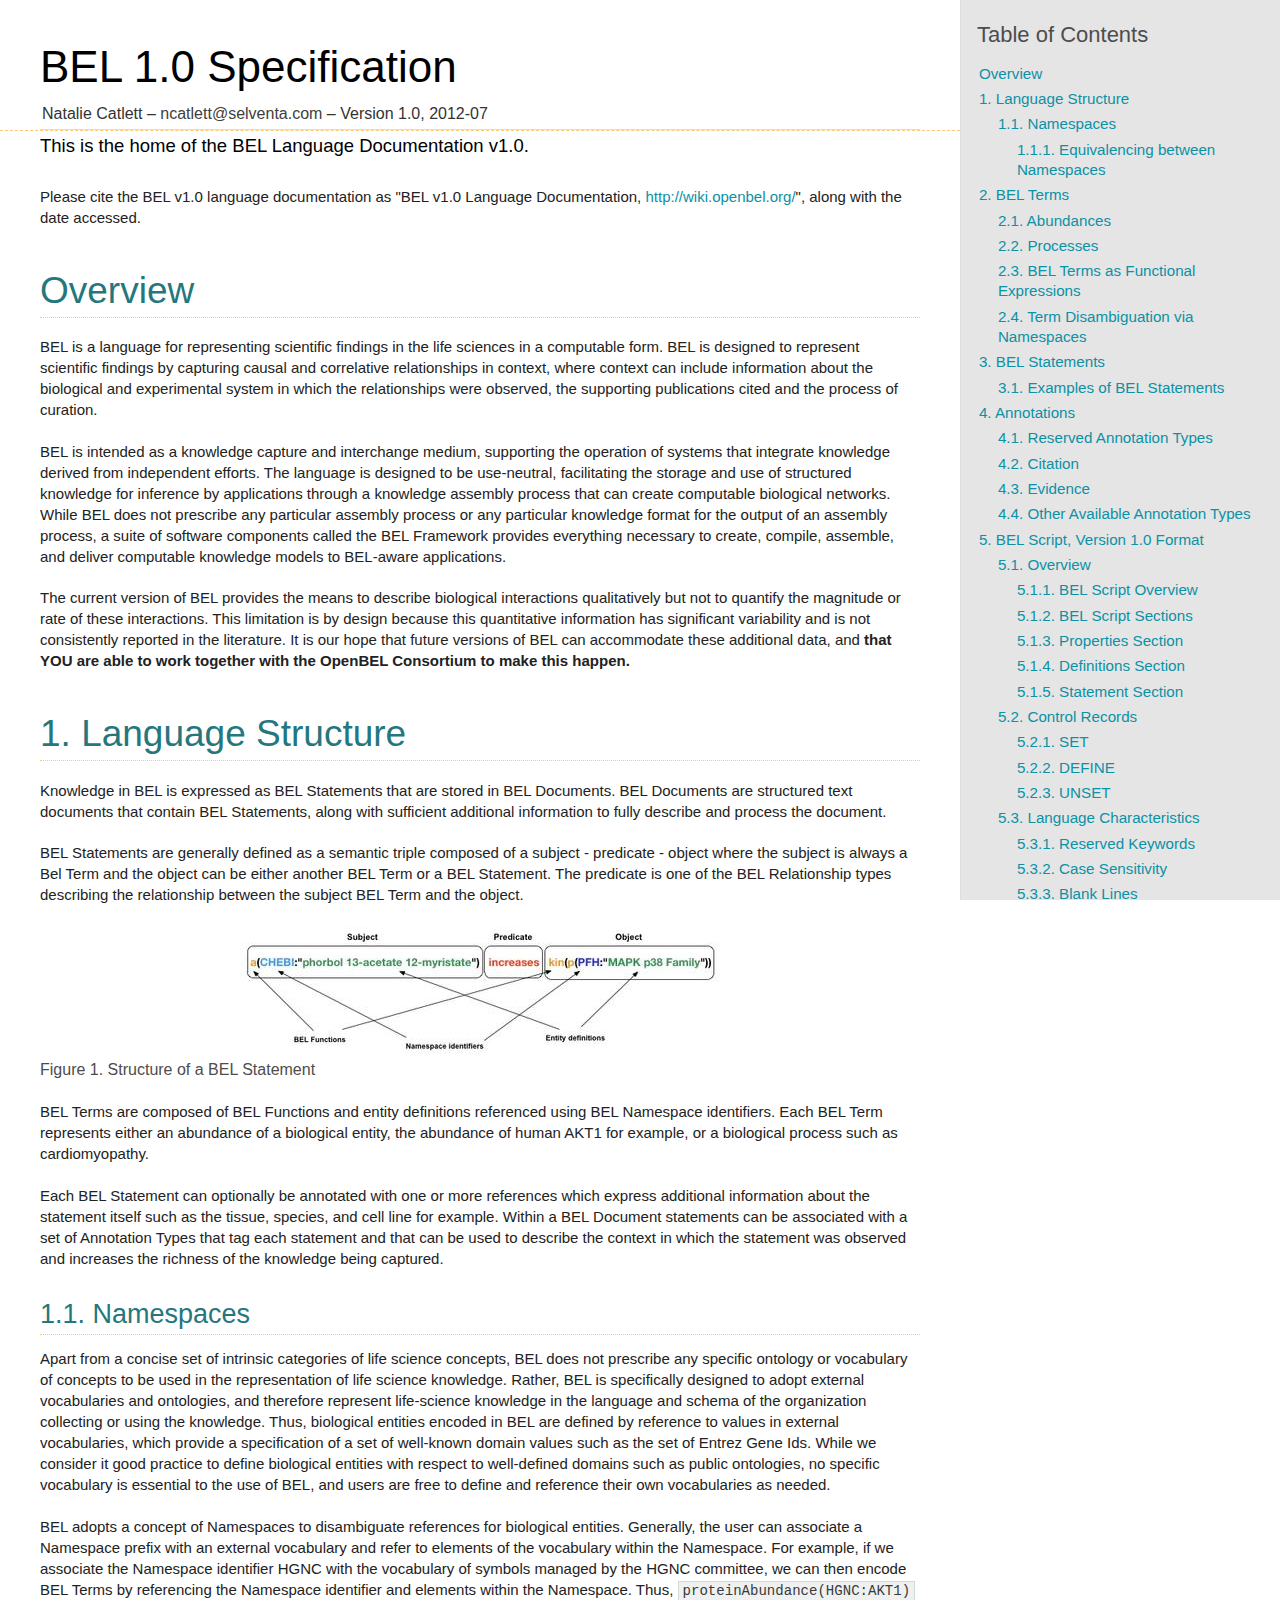
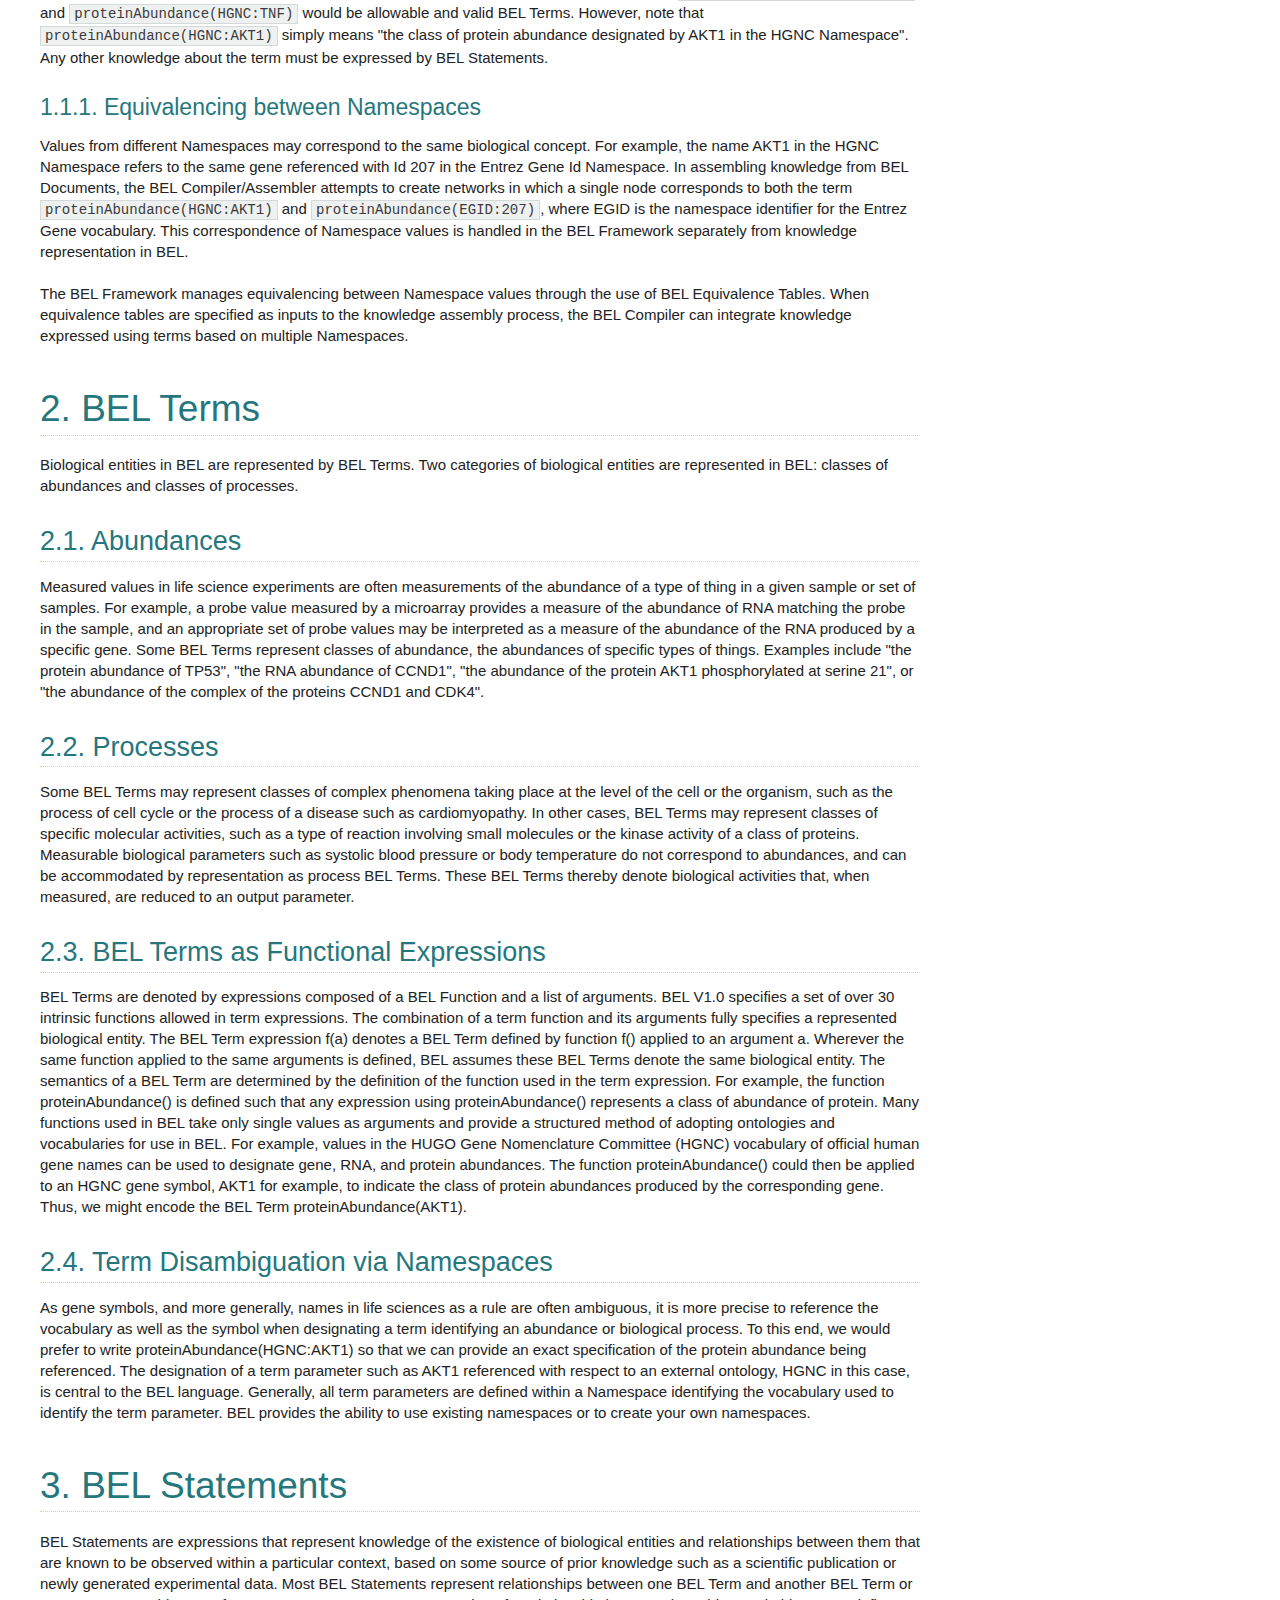
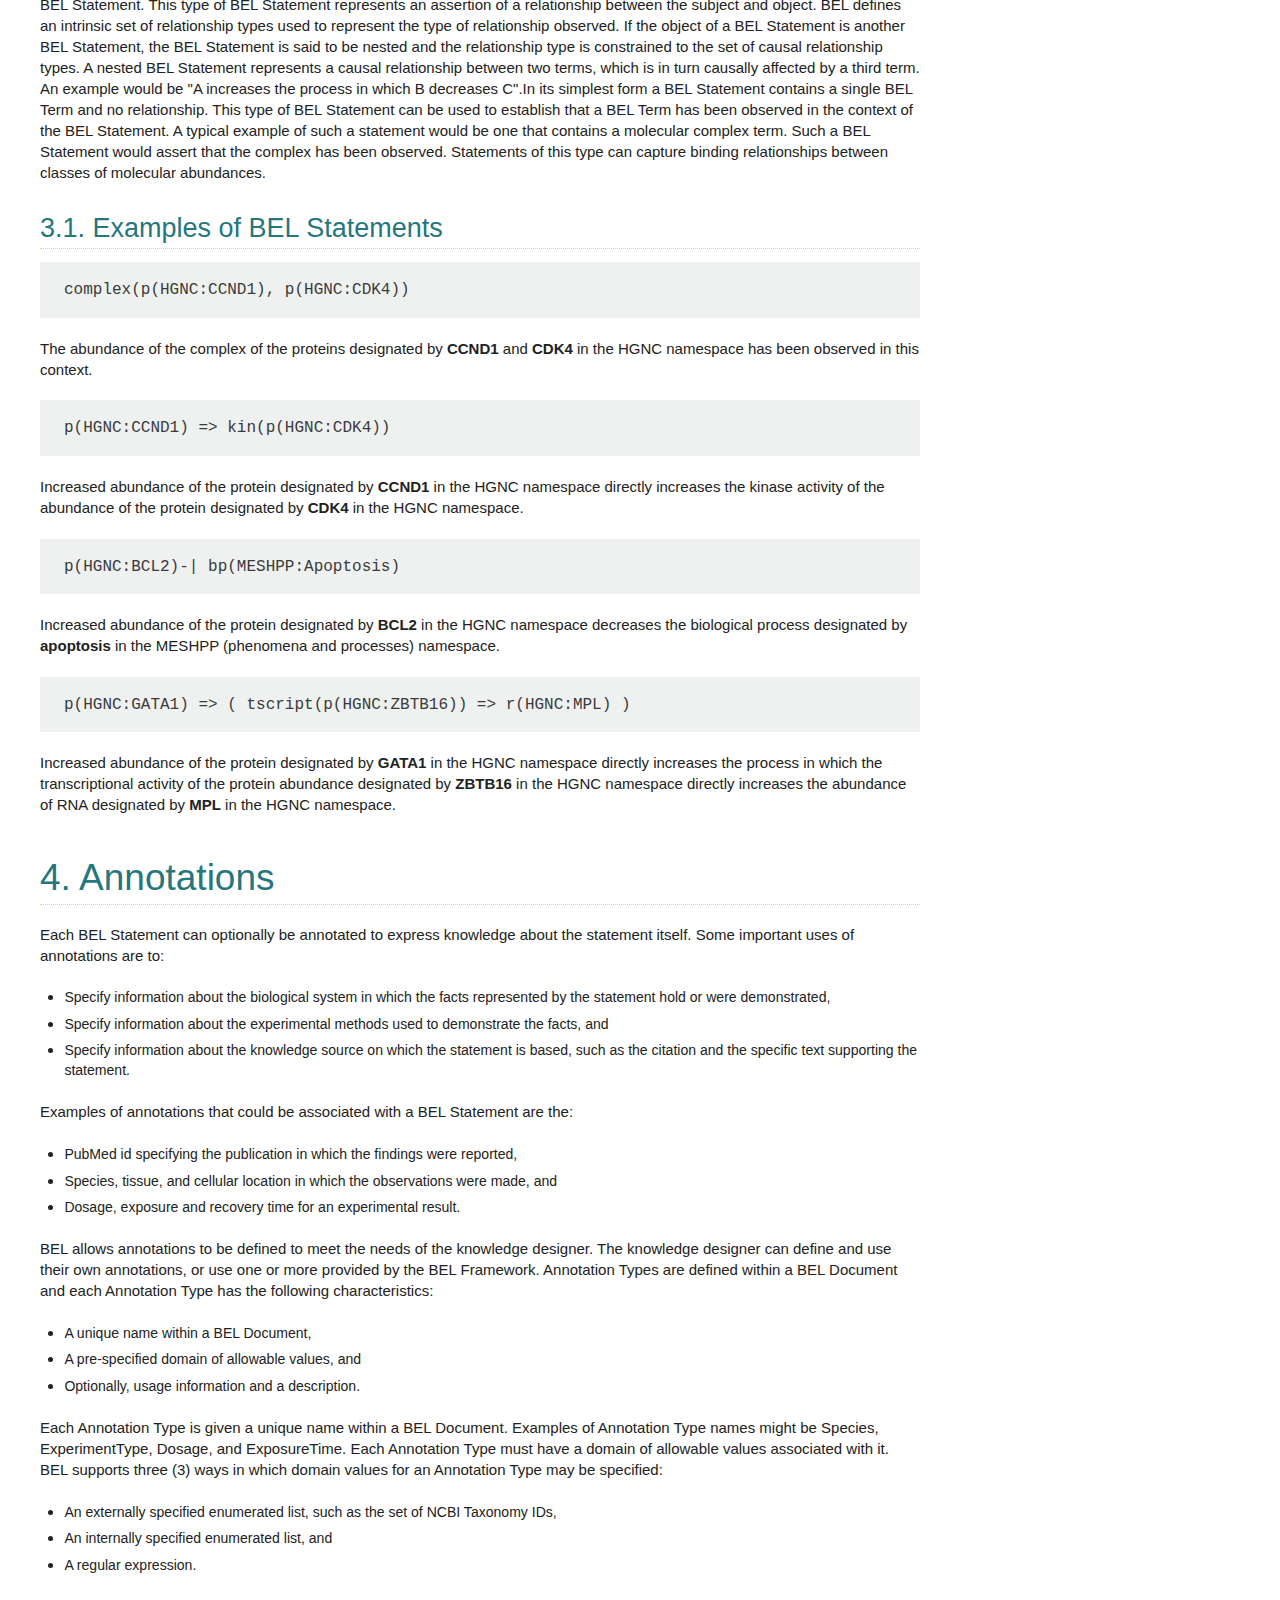
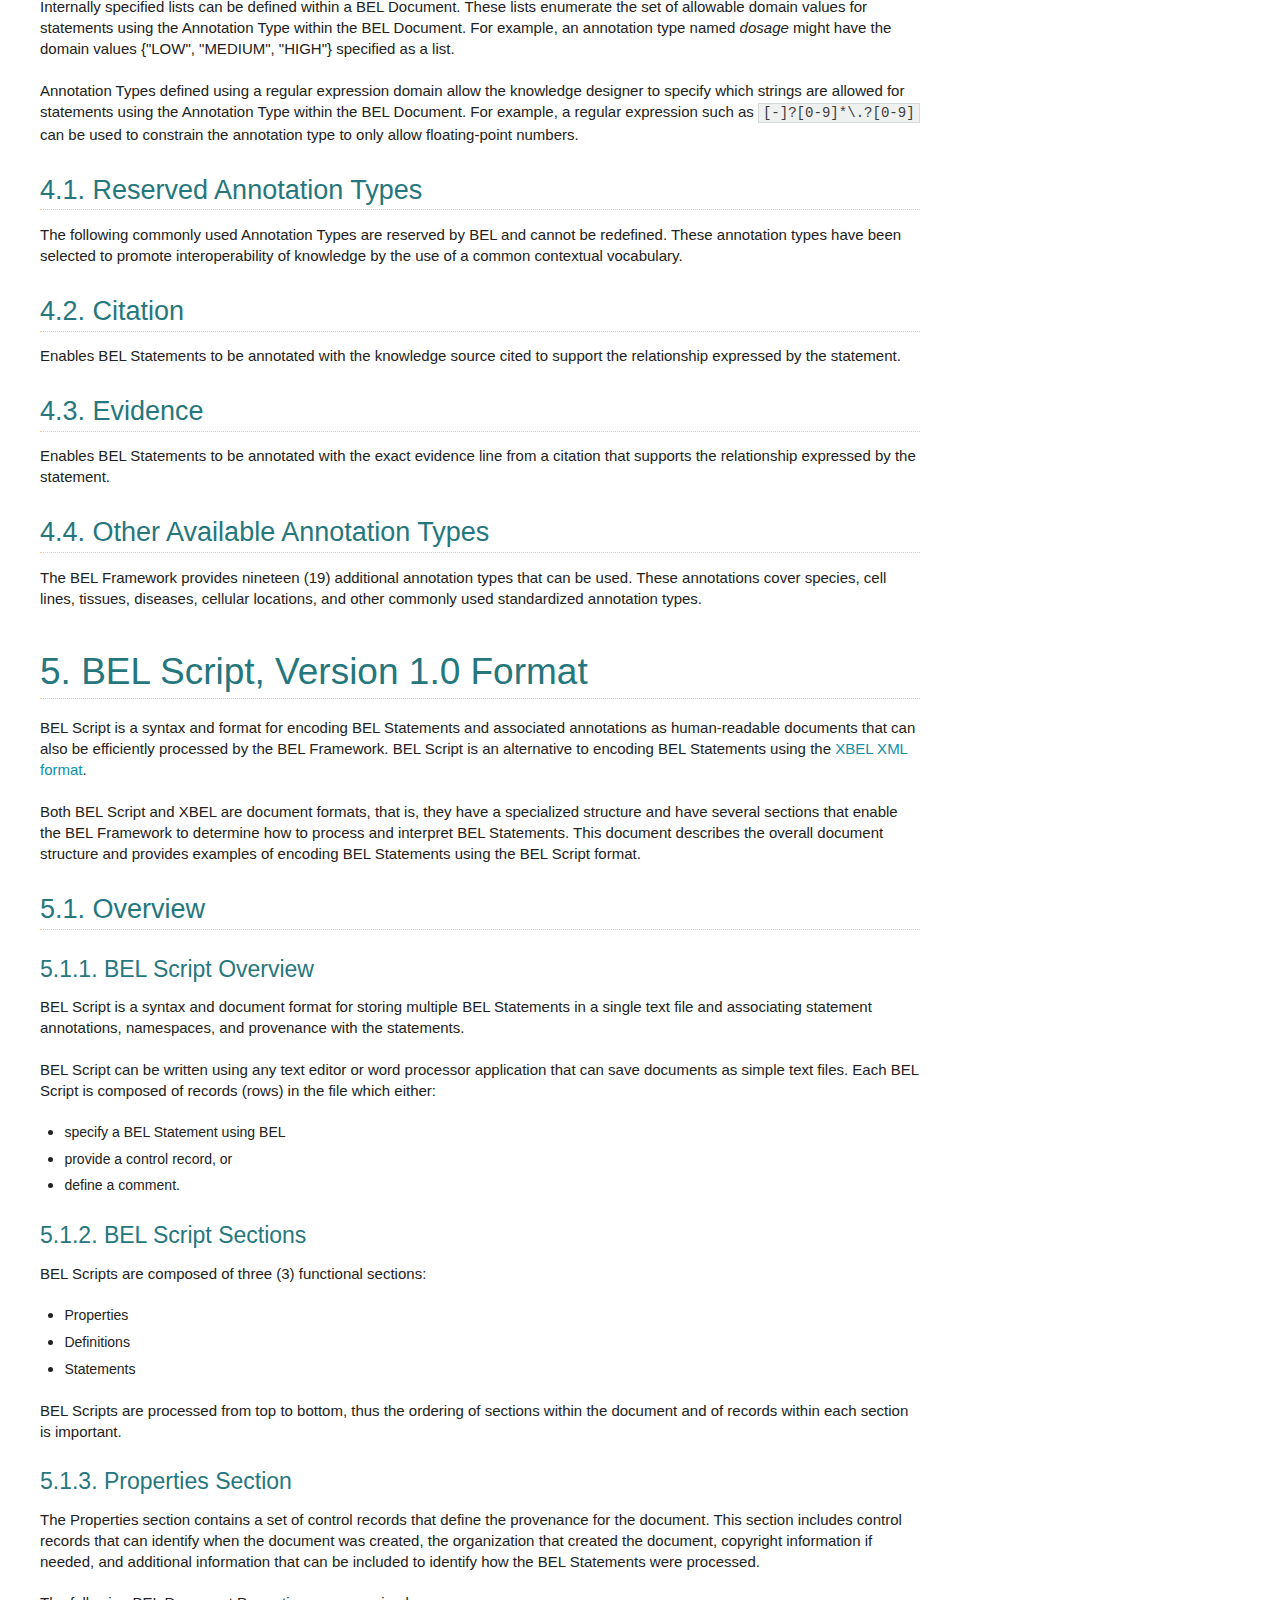
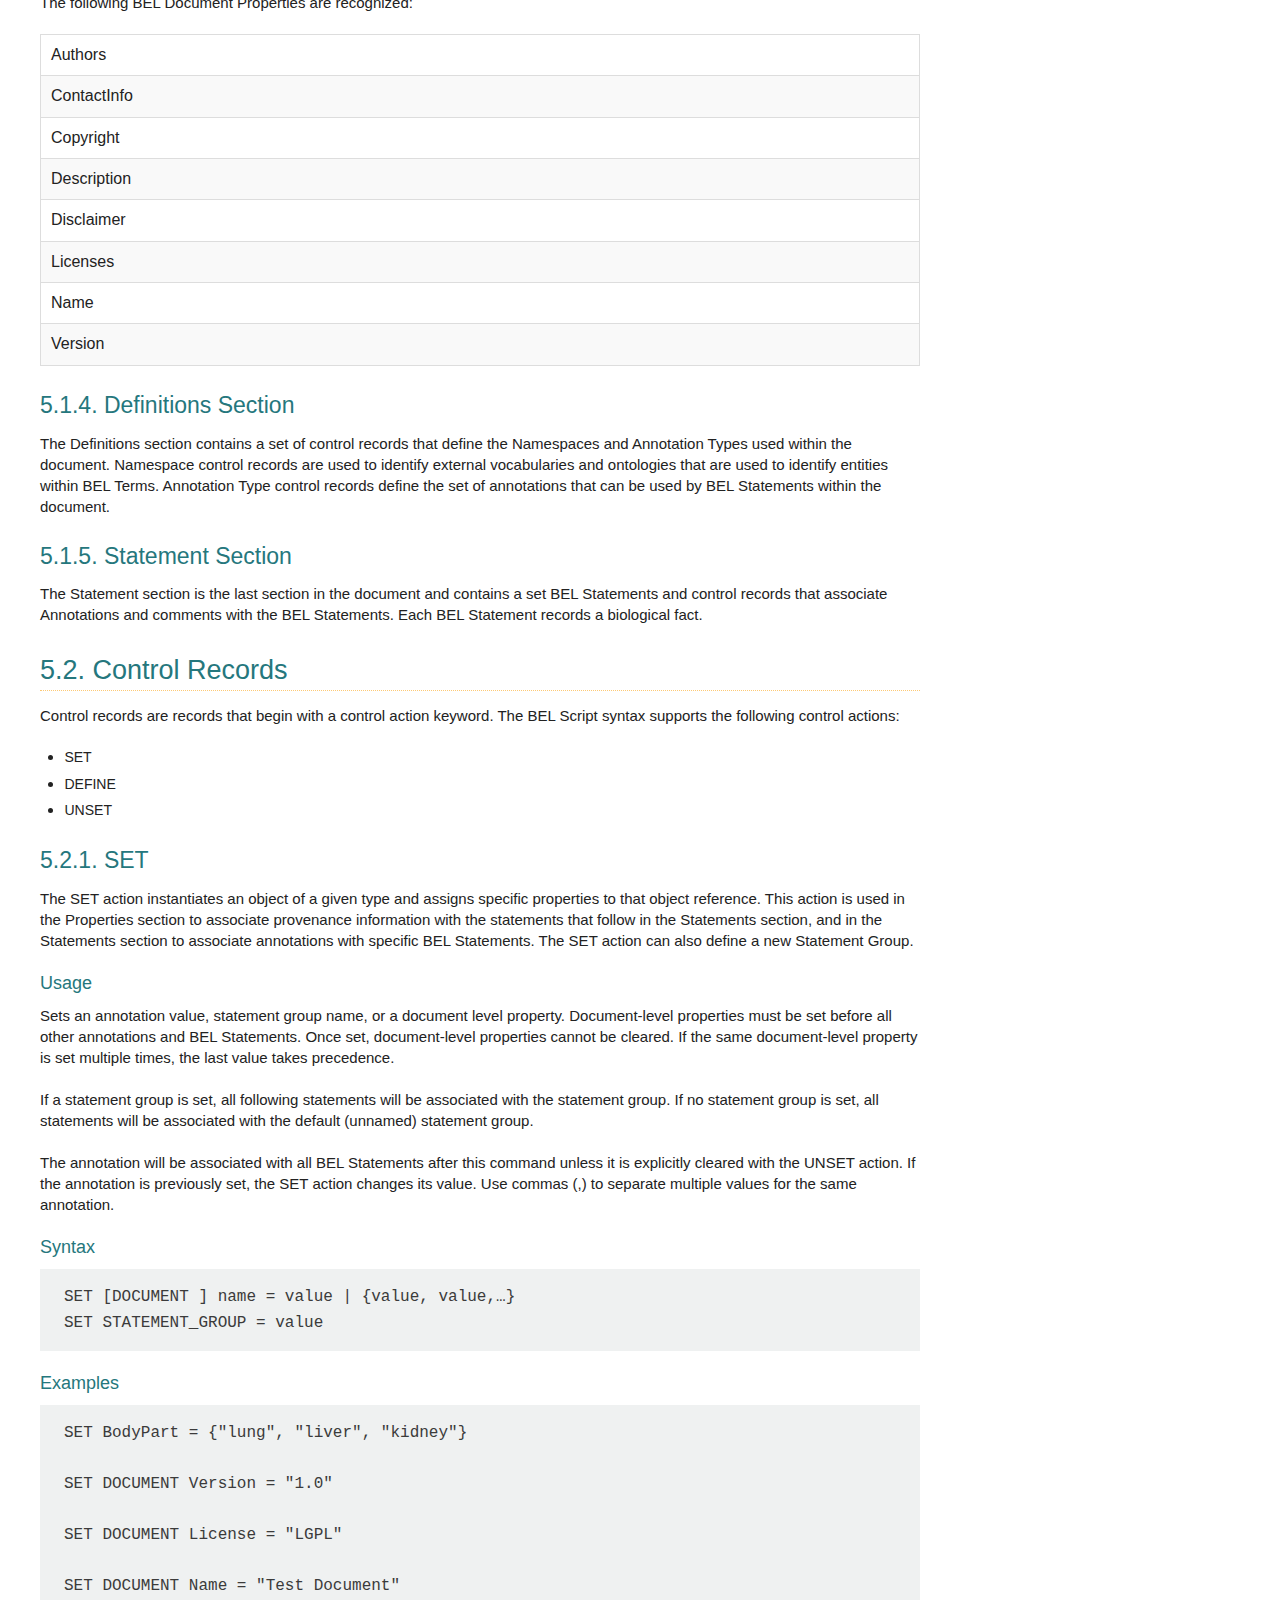
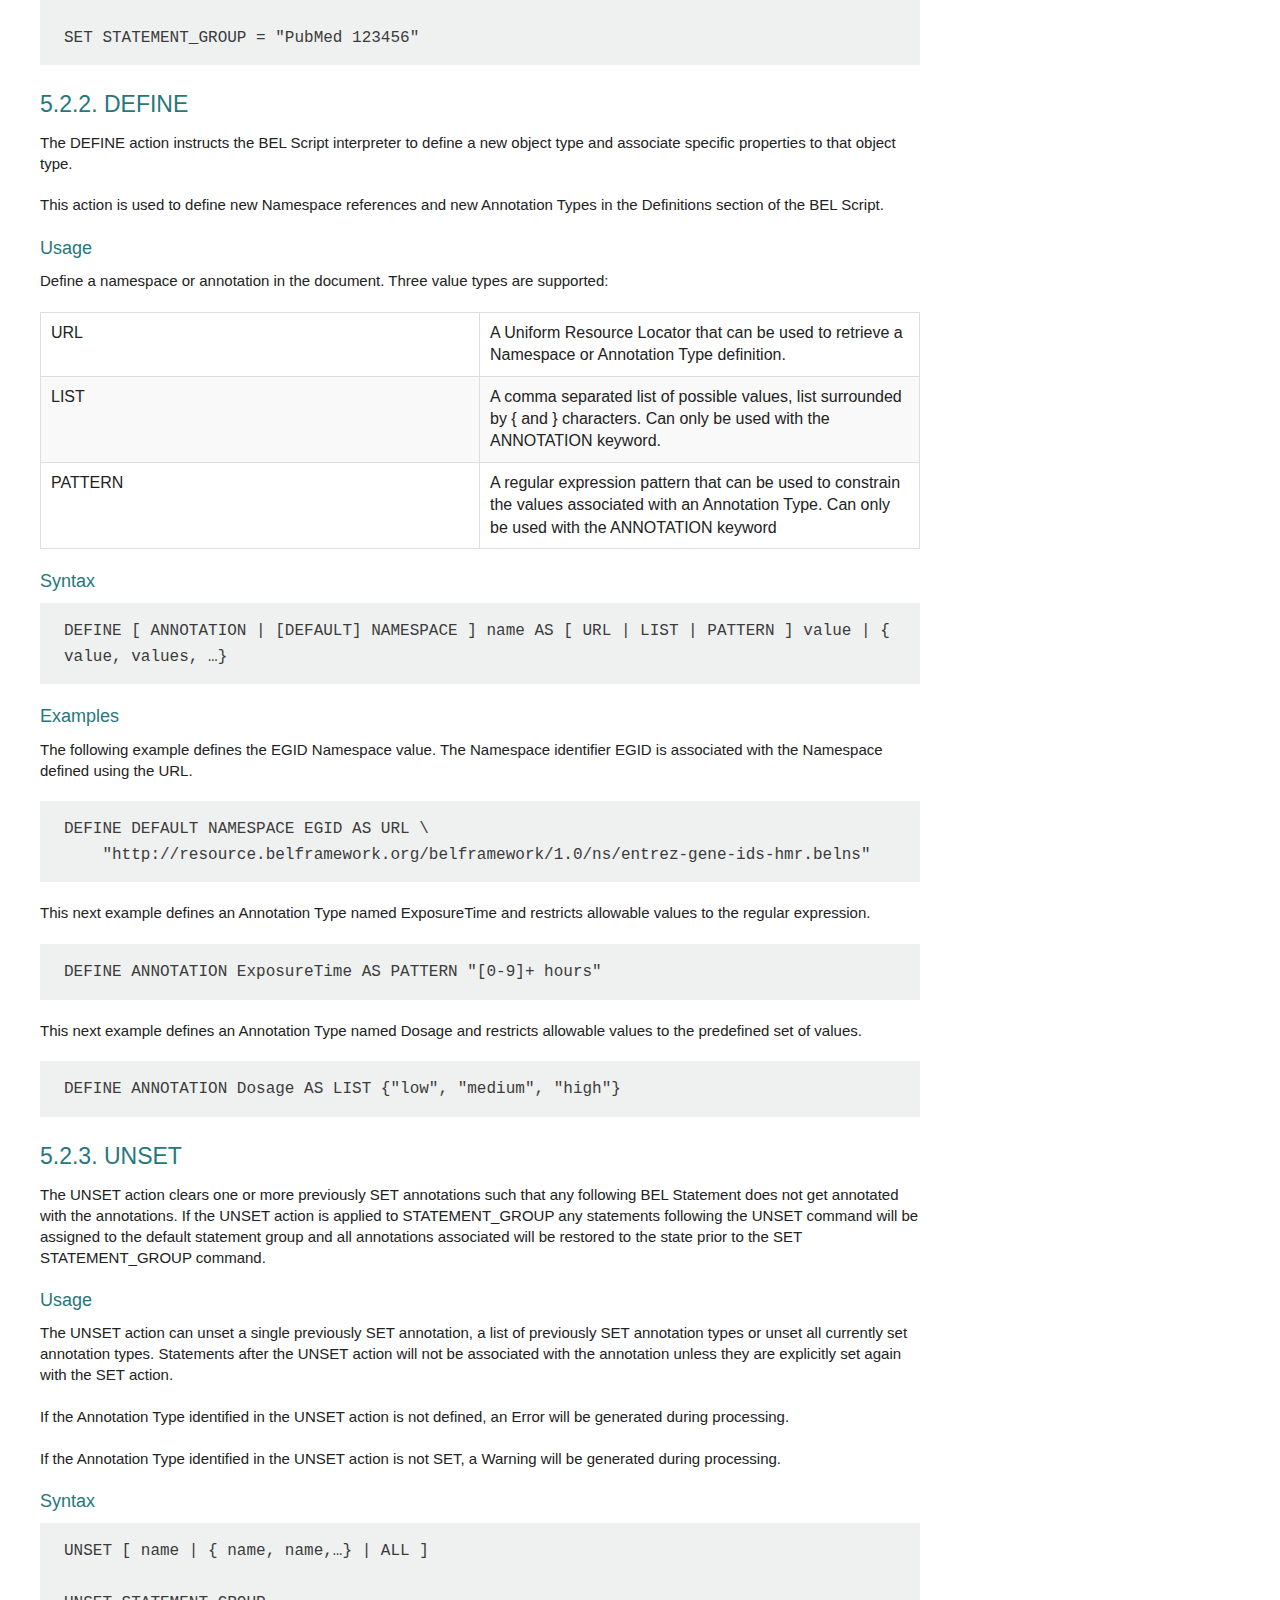
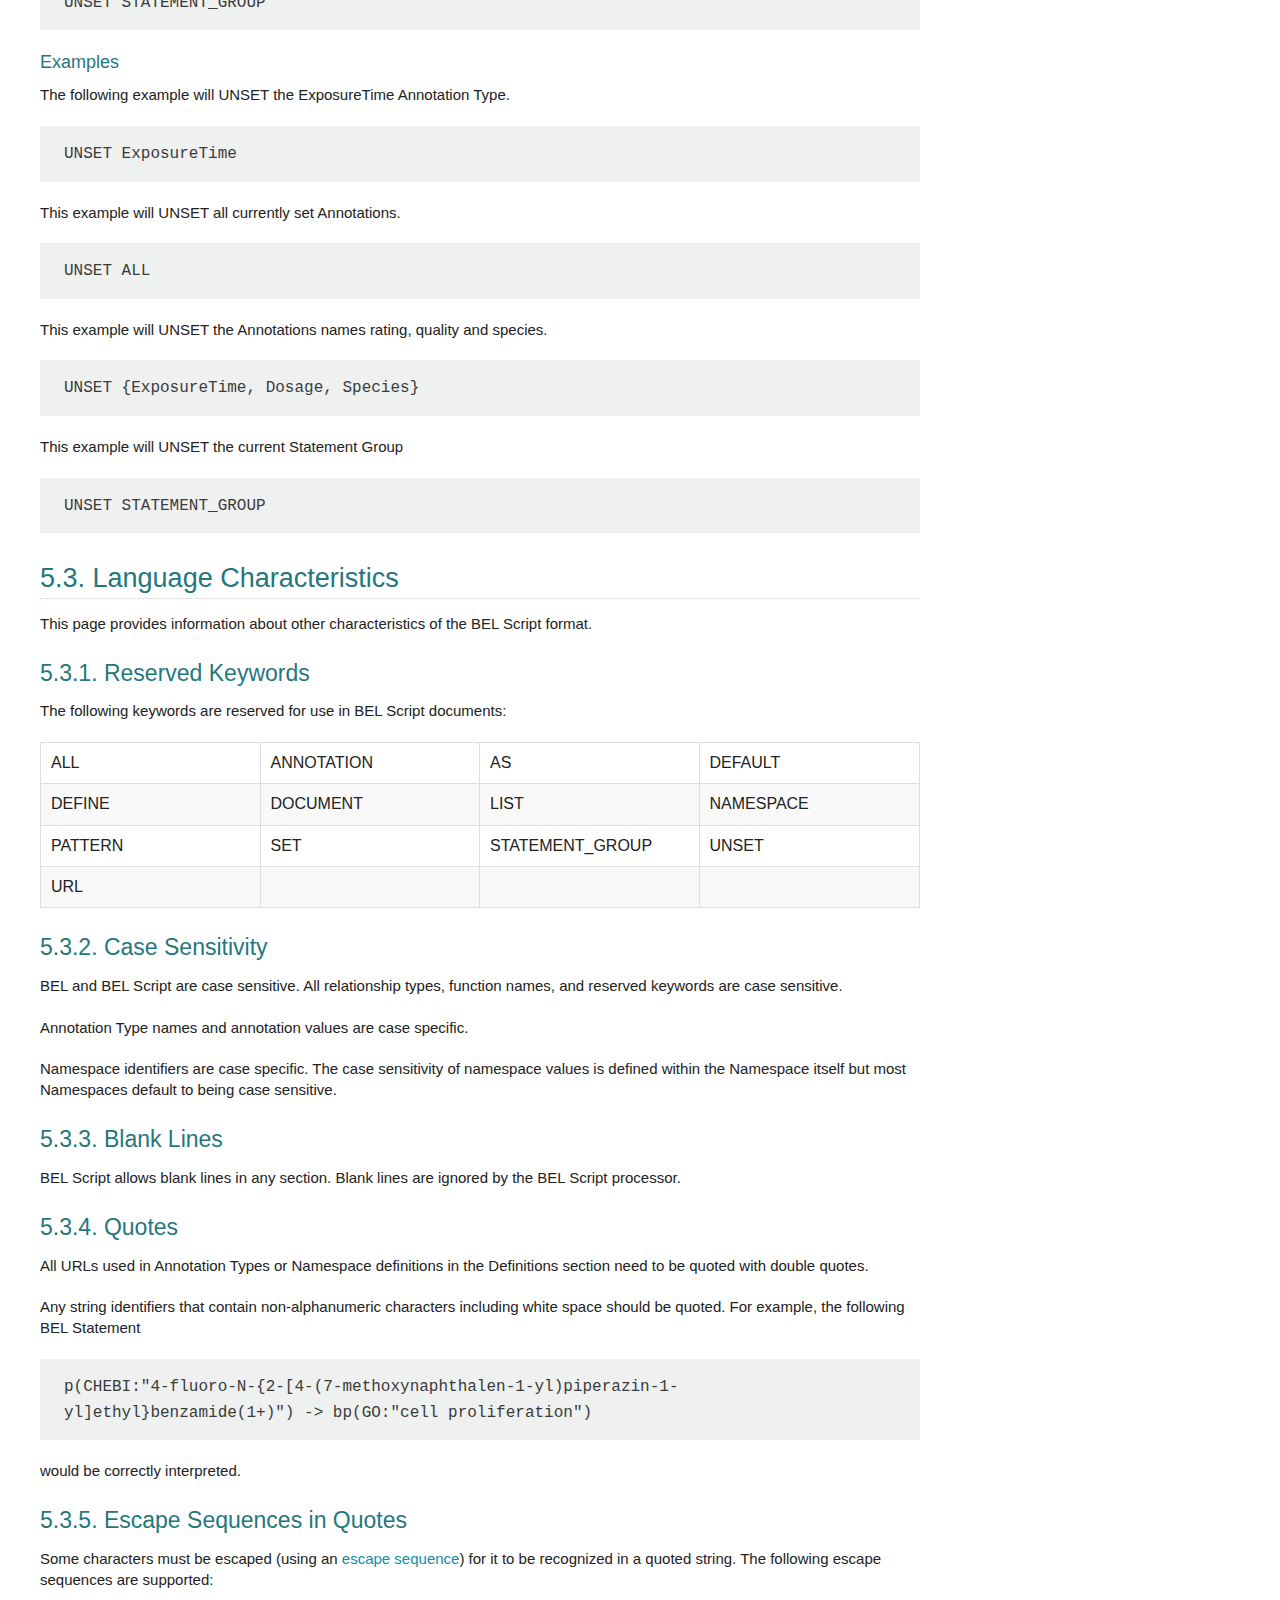
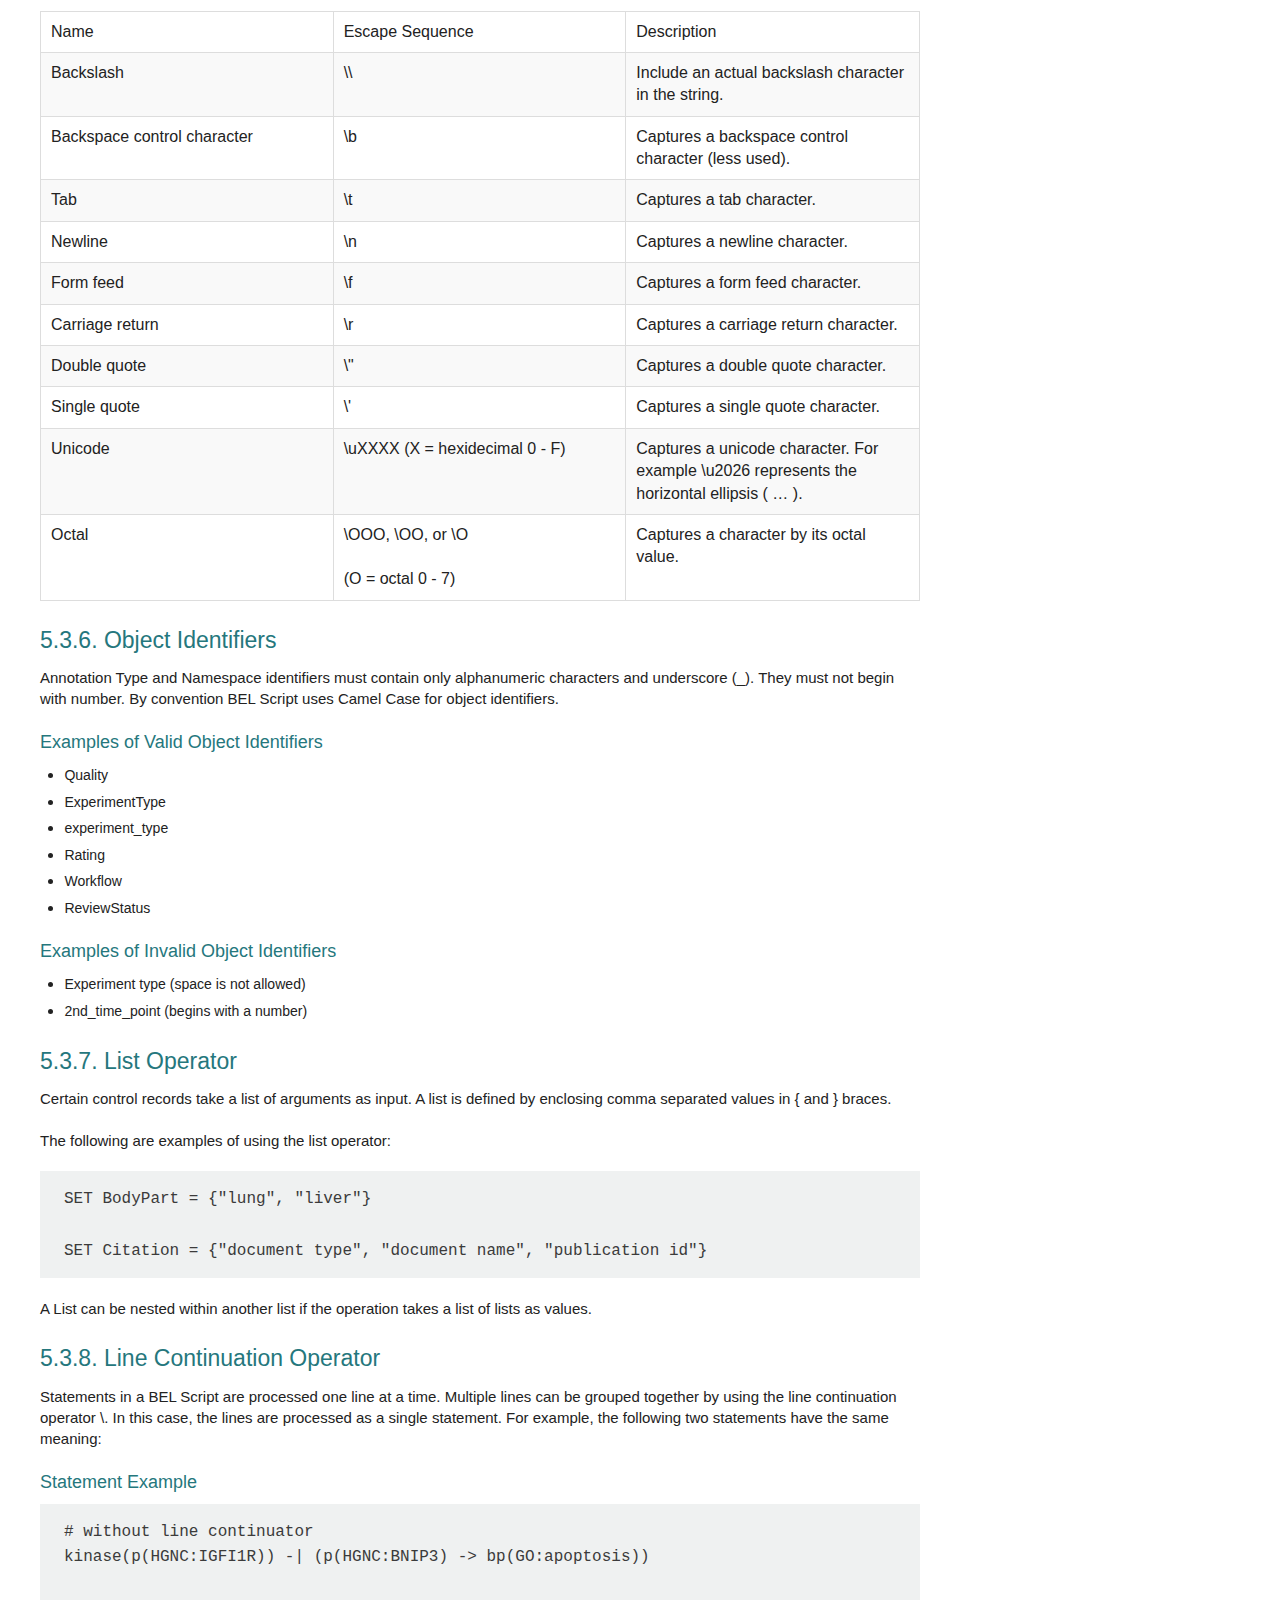
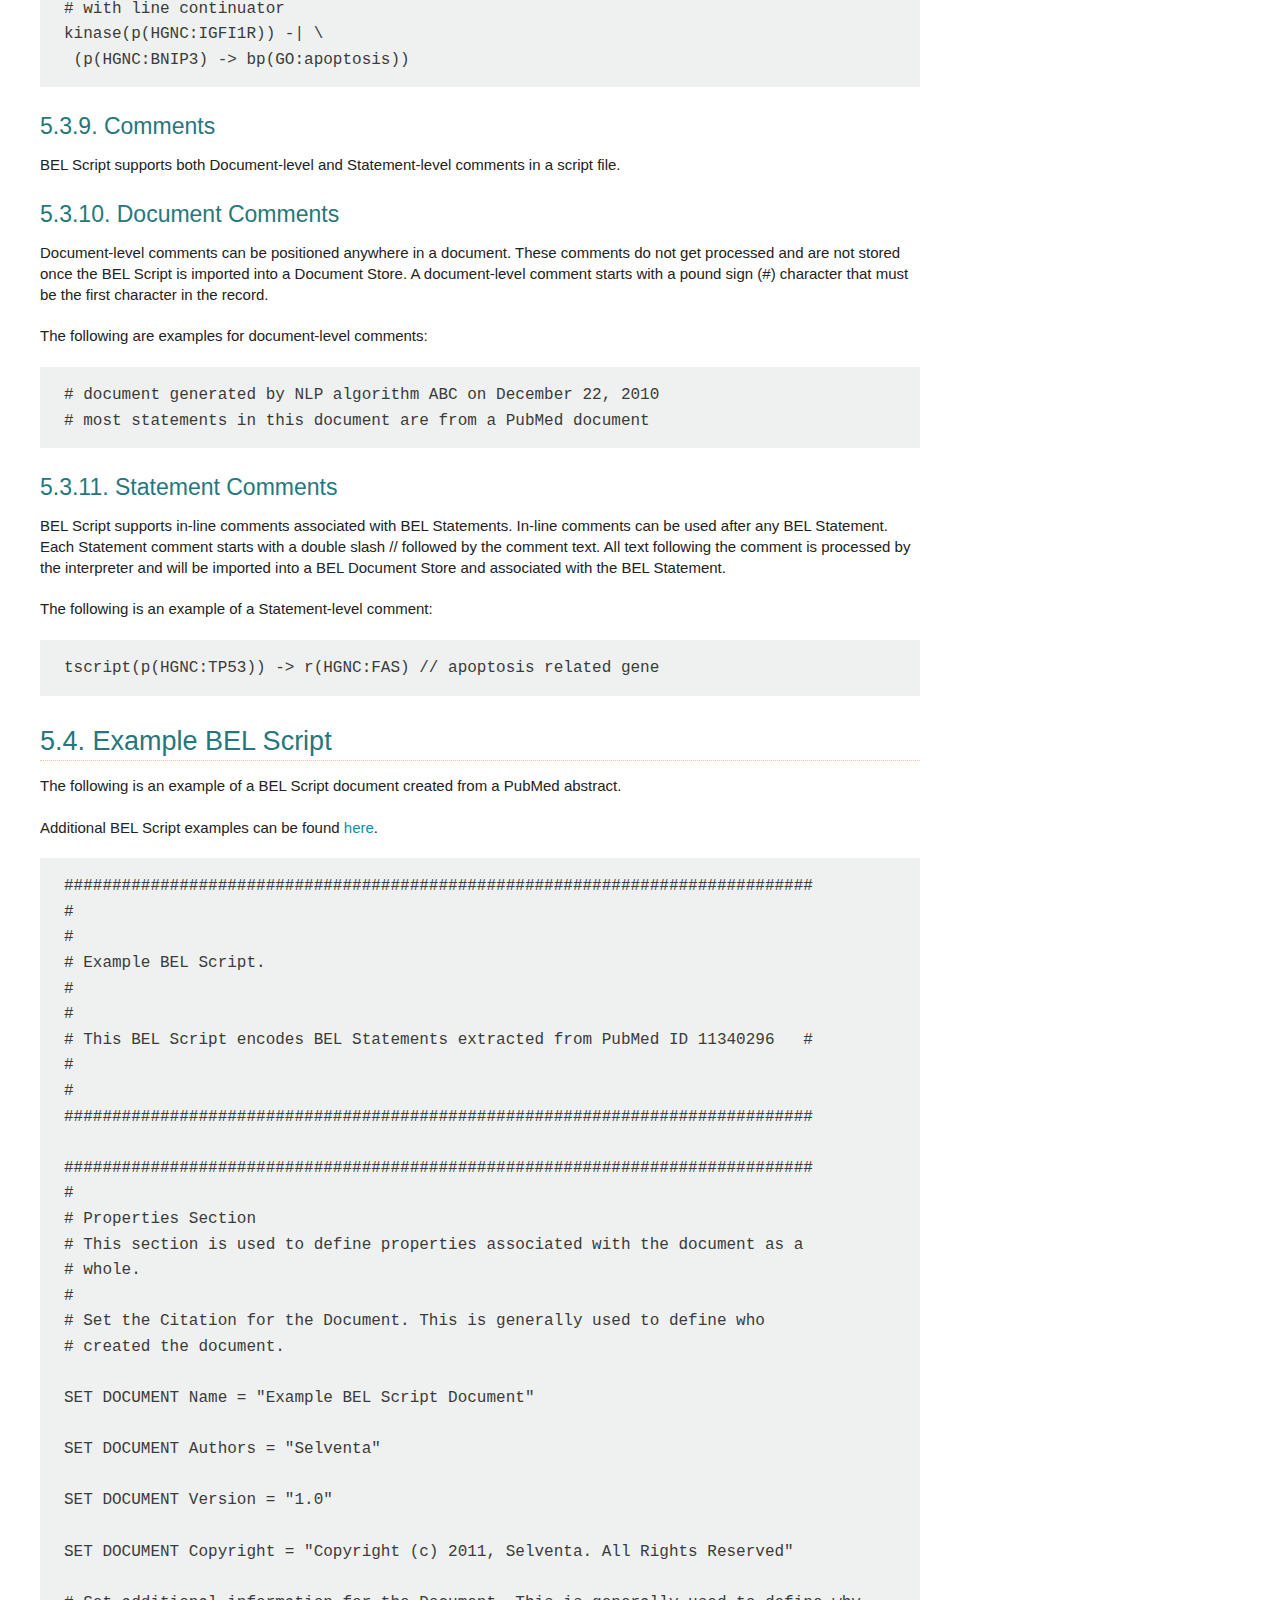
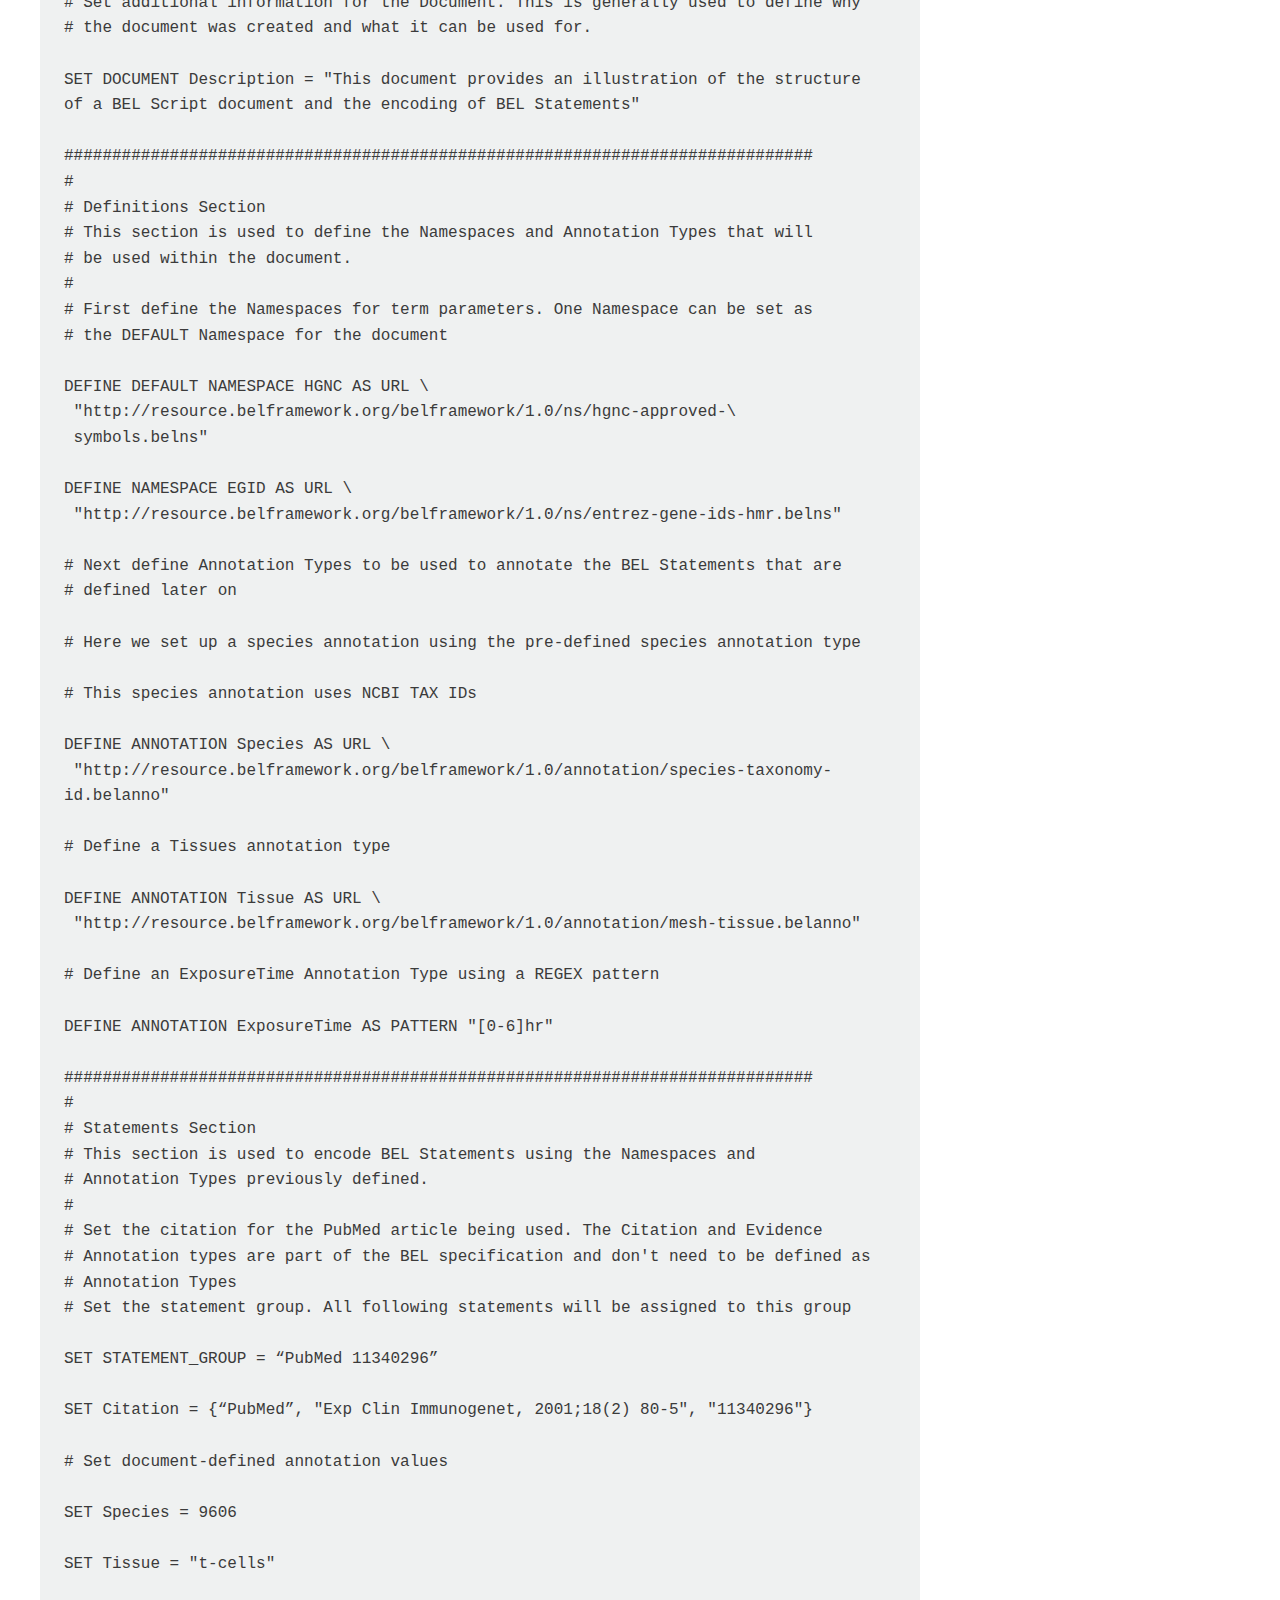
<file: web/bel_specification_version_1.0.html>
<!DOCTYPE html>
<html lang="en">
<head>
<meta charset="UTF-8">
<!--[if IE]><meta http-equiv="X-UA-Compatible" content="IE=edge"><![endif]-->
<meta name="viewport" content="width=device-width, initial-scale=1.0">
<meta name="generator" content="Asciidoctor 1.5.4">
<meta name="author" content="Natalie Catlett">
<title>BEL 1.0 Specification</title>
<style>
@import url(http://red-hat-overpass-fonts.s3.amazonaws.com/overpass.css);

// Theming built off rocket-panda.css stylesheet. Thanks!

/*! normalize.css v2.1.2 | MIT License | git.io/normalize */


/* ========================================================================== HTML5 display definitions ========================================================================== */


/** Correct `block` display not defined in IE 8/9. */

article,
aside,
details,
figcaption,
figure,
footer,
header,
hgroup,
main,
nav,
section,
summary {
    display: block;
}


/** Correct `inline-block` display not defined in IE 8/9. */

audio,
canvas,
video {
    display: inline-block;
}


/** Prevent modern browsers from displaying `audio` without controls. Remove excess height in iOS 5 devices. */

audio:not([controls]) {
    display: none;
    height: 0;
}


/** Address `[hidden]` styling not present in IE 8/9. Hide the `template` element in IE, Safari, and Firefox < 22. */

[hidden],
template {
    display: none;
}

script {
    display: none !important;
}


/* ========================================================================== Base ========================================================================== */


/** 1. Set default font family to sans-serif. 2. Prevent iOS text size adjust after orientation change, without disabling user zoom. */

html {
    font-family: sans-serif;
    /* 1 */
    -ms-text-size-adjust: 100%;
    /* 2 */
    -webkit-text-size-adjust: 100%;
    /* 2 */
}


/** Remove default margin. */

body {
    margin: 0;
}


/* ========================================================================== Links ========================================================================== */


/** Remove the gray background color from active links in IE 10. */

a {
    background: transparent;
}


/** Address `outline` inconsistency between Chrome and other browsers. */

a:focus {
    outline: thin dotted;
}


/** Improve readability when focused and also mouse hovered in all browsers. */

a:active,
a:hover {
    outline: 0;
}


/* ========================================================================== Typography ========================================================================== */


/** Address variable `h1` font-size and margin within `section` and `article` contexts in Firefox 4+, Safari 5, and Chrome. */

h1 {
    font-size: 2em;
    margin: 0.67em 0;
}


/** Address styling not present in IE 8/9, Safari 5, and Chrome. */

abbr[title] {
    border-bottom: 1px dotted;
}


/** Address style set to `bolder` in Firefox 4+, Safari 5, and Chrome. */

b,
strong {
    font-weight: bold;
}


/** Address styling not present in Safari 5 and Chrome. */

dfn {
    font-style: italic;
}


/** Address differences between Firefox and other browsers. */

hr {
    -moz-box-sizing: content-box;
    box-sizing: content-box;
    height: 0;
}


/** Address styling not present in IE 8/9. */

mark {
    background: #ff0;
    color: #000;
}


/** Correct font family set oddly in Safari 5 and Chrome. */

code,
kbd,
pre,
samp {
    font-family: monospace, serif;
    font-size: 1em;
}


/** Improve readability of pre-formatted text in all browsers. */

pre {
    white-space: pre-wrap;
}


/** Set consistent quote types. */

q {
    quotes: "\201C" "\201D" "\2018" "\2019";
}


/** Address inconsistent and variable font size in all browsers. */

small {
    font-size: 80%;
}


/** Prevent `sub` and `sup` affecting `line-height` in all browsers. */

sub,
sup {
    font-size: 75%;
    line-height: 0;
    position: relative;
    vertical-align: baseline;
}

sup {
    top: -0.5em;
}

sub {
    bottom: -0.25em;
}


/* ========================================================================== Embedded content ========================================================================== */


/** Remove border when inside `a` element in IE 8/9. */

img {
    border: 0;
}


/** Correct overflow displayed oddly in IE 9. */

svg:not(:root) {
    overflow: hidden;
}


/* ========================================================================== Figures ========================================================================== */


/** Address margin not present in IE 8/9 and Safari 5. */

figure {
    margin: 0;
}


/* ========================================================================== Forms ========================================================================== */


/** Define consistent border, margin, and padding. */

fieldset {
    border: 1px solid #c0c0c0;
    margin: 0 2px;
    padding: 0.35em 0.625em 0.75em;
}


/** 1. Correct `color` not being inherited in IE 8/9. 2. Remove padding so people aren't caught out if they zero out fieldsets. */

legend {
    border: 0;
    /* 1 */
    padding: 0;
    /* 2 */
}


/** 1. Correct font family not being inherited in all browsers. 2. Correct font size not being inherited in all browsers. 3. Address margins set differently in Firefox 4+, Safari 5, and Chrome. */

button,
input,
select,
textarea {
    font-family: inherit;
    /* 1 */
    font-size: 100%;
    /* 2 */
    margin: 0;
    /* 3 */
}


/** Address Firefox 4+ setting `line-height` on `input` using `!important` in the UA stylesheet. */

button,
input {
    line-height: normal;
}


/** Address inconsistent `text-transform` inheritance for `button` and `select`. All other form control elements do not inherit `text-transform` values. Correct `button` style inheritance in Chrome, Safari 5+, and IE 8+. Correct `select` style inheritance in Firefox 4+ and Opera. */

button,
select {
    text-transform: none;
}


/** 1. Avoid the WebKit bug in Android 4.0.* where (2) destroys native `audio` and `video` controls. 2. Correct inability to style clickable `input` types in iOS. 3. Improve usability and consistency of cursor style between image-type `input` and others. */

button,
html input[type="button"],
input[type="reset"],
input[type="submit"] {
    -webkit-appearance: button;
    /* 2 */
    cursor: pointer;
    /* 3 */
}


/** Re-set default cursor for disabled elements. */

button[disabled],
html input[disabled] {
    cursor: default;
}


/** 1. Address box sizing set to `content-box` in IE 8/9. 2. Remove excess padding in IE 8/9. */

input[type="checkbox"],
input[type="radio"] {
    box-sizing: border-box;
    /* 1 */
    padding: 0;
    /* 2 */
}


/** 1. Address `appearance` set to `searchfield` in Safari 5 and Chrome. 2. Address `box-sizing` set to `border-box` in Safari 5 and Chrome (include `-moz` to future-proof). */

input[type="search"] {
    -webkit-appearance: textfield;
    /* 1 */
    -moz-box-sizing: content-box;
    -webkit-box-sizing: content-box;
    /* 2 */
    box-sizing: content-box;
}


/** Remove inner padding and search cancel button in Safari 5 and Chrome on OS X. */

input[type="search"]::-webkit-search-cancel-button,
input[type="search"]::-webkit-search-decoration {
    -webkit-appearance: none;
}


/** Remove inner padding and border in Firefox 4+. */

button::-moz-focus-inner,
input::-moz-focus-inner {
    border: 0;
    padding: 0;
}


/** 1. Remove default vertical scrollbar in IE 8/9. 2. Improve readability and alignment in all browsers. */

textarea {
    overflow: auto;
    /* 1 */
    vertical-align: top;
    /* 2 */
}


/* ========================================================================== Tables ========================================================================== */


/** Remove most spacing between table cells. */

table {
    border-collapse: collapse;
    border-spacing: 0;
}

meta.foundation-mq-small {
    font-family: "only screen and (min-width: 768px)";
    width: 768px;
}

meta.foundation-mq-medium {
    font-family: "only screen and (min-width:1280px)";
    width: 1280px;
}

meta.foundation-mq-large {
    font-family: "only screen and (min-width:1440px)";
    width: 1440px;
}

*,
*:before,
*:after {
    -moz-box-sizing: border-box;
    -webkit-box-sizing: border-box;
    box-sizing: border-box;
}

html,
body {
    font-size: 100%;
}

body {
    background: #e5e5e5;
    color: #222222;
    padding: 0;
    margin: 0;
    font-family: "Helvetica Neue", "Helvetica", Helvetica, Arial, sans-serif;
    font-weight: normal;
    font-style: normal;
    line-height: 1;
    position: relative;
    cursor: auto;
}

a:hover {
    cursor: pointer;
}

img,
object,
embed {
    max-width: 100%;
    height: auto;
}

object,
embed {
    height: 100%;
}

img {
    -ms-interpolation-mode: bicubic;
}

#map_canvas img,
#map_canvas embed,
#map_canvas object,
.map_canvas img,
.map_canvas embed,
.map_canvas object {
    max-width: none !important;
}

.left {
    float: left !important;
}

.right {
    float: right !important;
}

.text-left {
    text-align: left !important;
}

.text-right {
    text-align: right !important;
}

.text-center {
    text-align: center !important;
}

.text-justify {
    text-align: justify !important;
}

.hide {
    display: none;
}

.antialiased,
body {
    -webkit-font-smoothing: antialiased;
}

img {
    display: inline-block;
    vertical-align: middle;
}

textarea {
    height: auto;
    min-height: 50px;
}

select {
    width: 100%;
}

object,
svg {
    display: inline-block;
    vertical-align: middle;
}

.center {
    margin-left: auto;
    margin-right: auto;
}

.spread {
    width: 100%;
}

p.lead,
.paragraph.lead > p,
#preamble > .sectionbody > .paragraph:first-of-type p {
    font-size: 1.15625em;
    line-height: 1.6;
}

.subheader,
.admonitionblock td.content > .title,
.audioblock > .title,
.exampleblock > .title,
.imageblock > .title,
.listingblock > .title,
.literalblock > .title,
.stemblock > .title,
.openblock > .title,
.paragraph > .title,
.quoteblock > .title,
table.tableblock > .title,
.verseblock > .title,
.videoblock > .title,
.dlist > .title,
.olist > .title,
.ulist > .title,
.qlist > .title,
.hdlist > .title {
    line-height: 1.4;
    color: #4d4d4d;
    font-weight: 300;
    margin-top: 0.2em;
    margin-bottom: 0.5em;
}


/* Typography resets */

div,
dl,
dt,
dd,
ul,
ol,
li,
h1,
h2,
h3,
#toctitle,
.sidebarblock > .content > .title,
h4,
h5,
h6,
pre,
form,
p,
blockquote,
th,
td {
    margin: 0;
    padding: 0;
    direction: ltr;
}


/* Default Link Styles */

a {
    color: #006699;
    text-decoration: none;
    line-height: inherit;
}

a:hover,
a:focus {
    color: #ea0011;
}

a img {
    border: none;
}


/* Default paragraph styles */

p {
    font-family: "Helvetica Neue", Helvetica, "Liberation Sans", Arial, sans-serif;
    font-weight: normal;
    font-size: 0.9375em;
    line-height: 1.4;
    margin-bottom: 1.375em;
    text-rendering: optimizeLegibility;
}

p aside {
    font-size: 0.875em;
    line-height: 1.35;
    font-style: italic;
}


/* Default header styles */

h1,
h2,
h3,
#toctitle,
.sidebarblock > .content > .title,
h4,
h5,
h6 {
    font-family: Overpass, "Helvetica Neue", Helvetica, Arial, sans-serif;
    font-weight: normal;
    font-style: normal;
    color: black;
    text-rendering: optimizeLegibility;
    margin-top: 1em;
    margin-bottom: 0.5em;
    line-height: 1.2125em;
}

h1 small,
h2 small,
h3 small,
#toctitle small,
.sidebarblock > .content > .title small,
h4 small,
h5 small,
h6 small {
    font-size: 60%;
    color: #4d4d4d;
    line-height: 0;
}

h1 {
    font-size: 2.125em;
}

h2 {
    font-size: 1.6875em;
}

h3,
#toctitle,
.sidebarblock > .content > .title {
    font-size: 1.375em;
}

h4 {
    font-size: 1.125em;
}

h5 {
    font-size: 1.125em;
}

h6 {
    font-size: 1em;
}

hr {
    border: solid #dddddd;
    border-width: 1px 0 0;
    clear: both;
    margin: 1.25em 0 1.1875em;
    height: 0;
}


/* Helpful Typography Defaults */

em,
i {
    font-style: italic;
    line-height: inherit;
}

strong,
b {
    font-weight: bold;
    line-height: inherit;
}

small {
    font-size: 60%;
    line-height: inherit;
}

code {
    font-family: Menlo, Monaco, "Liberation Mono", Consolas, monospace;
    font-weight: normal;
    color: #3b3b3b;
}


/* Lists */

ul,
ol,
dl {
    font-size: 0.9375em;
    line-height: 1.4;
    margin-bottom: 1.375em;
    list-style-position: outside;
    font-family: "Helvetica Neue", Helvetica, "Liberation Sans", Arial, sans-serif;
}

ul,
ol {
    margin-left: 1.625em;
}

ul.no-bullet,
ol.no-bullet {
    margin-left: 1.625em;
}


/* Unordered Lists */

ul li ul,
ul li ol {
    margin-left: 1.25em;
    margin-bottom: 0;
    font-size: 1em;
    /* Override nested font-size change */
}

ul.square li ul,
ul.circle li ul,
ul.disc li ul {
    list-style: inherit;
}

ul.square {
    list-style-type: square;
}

ul.circle {
    list-style-type: circle;
}

ul.disc {
    list-style-type: disc;
}

ul.no-bullet {
    list-style: none;
}


/* Ordered Lists */

ol li ul,
ol li ol {
    margin-left: 1.25em;
    margin-bottom: 0;
}


/* Definition Lists */

dl dt {
    margin-bottom: 0.3em;
    font-weight: bold;
}

dl dd {
    margin-bottom: 0.75em;
}


/* Abbreviations */

abbr,
acronym {
    text-transform: uppercase;
    font-size: 90%;
    color: #404040;
    border-bottom: 1px dotted #dddddd;
    cursor: help;
}

abbr {
    text-transform: none;
}


/* Blockquotes */

blockquote {
    margin: 0 0 1.375em;
    padding: 0 0 0 1em;
    border-left: 5px solid #ededed;
}

blockquote cite {
    display: block;
    font-size: 0.8125em;
    color: #333333;
}

blockquote cite:before {
    content: "\2014 \0020";
}

blockquote cite a,
blockquote cite a:visited {
    color: #333333;
}

blockquote,
blockquote p {
    line-height: 1.4;
    color: #404040;
}


/* Microformats */

.vcard {
    display: inline-block;
    margin: 0 0 1.25em 0;
    border: 1px solid #dddddd;
    padding: 0.625em 0.75em;
}

.vcard li {
    margin: 0;
    display: block;
}

.vcard .fn {
    font-weight: bold;
    font-size: 0.9375em;
}

.vevent .summary {
    font-weight: bold;
}

.vevent abbr {
    cursor: auto;
    text-decoration: none;
    font-weight: bold;
    border: none;
    padding: 0 0.0625em;
}

@media only screen and (min-width: 768px) {
    h1,
    h2,
    h3,
    #toctitle,
    .sidebarblock > .content > .title,
    h4,
    h5,
    h6 {
        line-height: 1.4;
    }
    h1 {
        font-size: 2.75em;
    }
    h2 {
        font-size: 2.3125em;
    }
    h3,
    #toctitle,
    .sidebarblock > .content > .title {
        font-size: 1.6875em;
    }
    h4 {
        font-size: 1.4375em;
    }
}


/* Tables */

table {
    background: white;
    margin-bottom: 1.25em;
    border: solid 1px #dddddd;
}

table thead,
table tfoot {
    background: whitesmoke;
    font-weight: bold;
}

table thead tr th,
table thead tr td,
table tfoot tr th,
table tfoot tr td {
    padding: 0.5em 0.625em 0.625em;
    font-size: inherit;
    color: #222222;
    text-align: left;
}

table tr th,
table tr td {
    padding: 0.5625em 0.625em;
    font-size: inherit;
    color: #222222;
}

table tr.even,
table tr.alt,
table tr:nth-of-type(even) {
    background: #f9f9f9;
}

table thead tr th,
table tfoot tr th,
table tbody tr td,
table tr td,
table tfoot tr td {
    display: table-cell;
    line-height: 1.4;
}

body {
    tab-size: 4;
}

h1,
h2,
h3,
#toctitle,
.sidebarblock > .content > .title,
h4,
h5,
h6 {
    line-height: 1.4;
}

a:hover,
a:focus {
    text-decoration: underline;
}

.clearfix:before,
.clearfix:after,
.float-group:before,
.float-group:after {
    content: " ";
    display: table;
}

.clearfix:after,
.float-group:after {
    clear: both;
}

*:not(pre) > code {
    font-size: 0.9375em;
    font-style: normal !important;
    letter-spacing: 0;
    padding: 1px 4px;
    background-color: #eff1f1;
    border: 1px solid #d4d9d9;
    -webkit-border-radius: 0;
    border-radius: 0;
    line-height: inherit;
}

pre,
pre > code {
    line-height: 1.6;
    color: #3b3b3b;
    font-family: Menlo, Monaco, "Liberation Mono", Consolas, monospace;
    font-weight: normal;
}

.keyseq {
    color: #737373;
}

kbd {
    font-family: Menlo, Monaco, "Liberation Mono", Consolas, monospace;
    display: inline-block;
    color: #404040;
    font-size: 0.65em;
    line-height: 1.45;
    background-color: #f7f7f7;
    border: 1px solid #ccc;
    -webkit-border-radius: 3px;
    border-radius: 3px;
    -webkit-box-shadow: 0 1px 0 rgba(0, 0, 0, 0.2), 0 0 0 0.1em white inset;
    box-shadow: 0 1px 0 rgba(0, 0, 0, 0.2), 0 0 0 0.1em white inset;
    margin: 0 0.15em;
    padding: 0.2em 0.5em;
    vertical-align: middle;
    position: relative;
    top: -0.1em;
    white-space: nowrap;
}

.keyseq kbd:first-child {
    margin-left: 0;
}

.keyseq kbd:last-child {
    margin-right: 0;
}

.menuseq,
.menu {
    color: #272727;
}

b.button:before,
b.button:after {
    position: relative;
    top: -1px;
    font-weight: normal;
}

b.button:before {
    content: "[";
    padding: 0 3px 0 2px;
}

b.button:after {
    content: "]";
    padding: 0 2px 0 3px;
}

#header,
#content,
#footnotes,
#footer {
    width: 100%;
    margin-left: auto;
    margin-right: auto;
    margin-top: 0;
    margin-bottom: 0;
    max-width: 62.5em;
    *zoom: 1;
    position: relative;
    padding-left: 0.9375em;
    padding-right: 0.9375em;
}

#header:before,
#header:after,
#content:before,
#content:after,
#footnotes:before,
#footnotes:after,
#footer:before,
#footer:after {
    content: " ";
    display: table;
}

#header:after,
#content:after,
#footnotes:after,
#footer:after {
    clear: both;
}

#content {
    margin-top: 1.25em;
}

#content:before {
    content: none;
}

#header > h1:first-child {
    color: black;
    margin-top: 2.25rem;
    margin-bottom: 0;
}

#header > h1:first-child + #toc {
    margin-top: 8px;
    border-top: 1px solid #dddddd;
}

#header > h1:only-child,
body.toc2 #header > h1:nth-last-child(2) {
    border-bottom: 1px solid #dddddd;
    padding-bottom: 8px;
}

#header .details {
    border-bottom: 1px solid #dddddd;
    line-height: 1.45;
    padding-top: 0.25em;
    padding-bottom: 0.25em;
    padding-left: 0.25em;
    color: #333333;
    display: -ms-flexbox;
    display: -webkit-flex;
    display: flex;
    -ms-flex-flow: row wrap;
    -webkit-flex-flow: row wrap;
    flex-flow: row wrap;
}

#header .details span:first-child {
    margin-left: -0.125em;
}

#header .details span.email a {
    color: #404040;
}

#header .details br {
    display: none;
}

#header .details br + span:before {
    content: "\00a0\2013\00a0";
}

#header .details br + span.author:before {
    content: "\00a0\22c5\00a0";
    color: #404040;
}

#header .details br + span#revremark:before {
    content: "\00a0|\00a0";
}

#header #revnumber {
    text-transform: capitalize;
}

#header #revnumber:after {
    content: "\00a0";
}

#content > h1:first-child:not([class]) {
    color: black;
    border-bottom: 1px solid #dddddd;
    padding-bottom: 8px;
    margin-top: 0;
    padding-top: 1rem;
    margin-bottom: 1.25rem;
}

#toc {
    border-bottom: 0 solid #dddddd;
    padding-bottom: 0.5em;
}

#toc > ul {
    margin-left: 0.125em;
}

#toc ul.sectlevel0 > li > a {
    font-style: italic;
}

#toc ul.sectlevel0 ul.sectlevel1 {
    margin: 0.5em 0;
}

#toc ul {
    font-family: Overpass, "Helvetica Neue", Helvetica, Arial, sans-serif;
    list-style-type: none;
}

#toc li {
    line-height: 1.3334;
    margin-top: 0.3334em;
}

#toc a {
    text-decoration: none;
}

#toc a:active {
    text-decoration: underline;
}

#toctitle {
    color: #4d4d4d;
    font-size: 1.2em;
}

@media only screen and (min-width: 768px) {
    #toctitle {
        font-size: 1.375em;
    }
    body.toc2 {
        padding-left: 15em;
        padding-right: 0;
    }
    #toc.toc2 {
        margin-top: 0 !important;
        background-color: #e5e5e5;
        position: fixed;
        width: 15em;
        left: 0;
        top: 0;
        border-right: 1px solid #dddddd;
        border-top-width: 0 !important;
        border-bottom-width: 0 !important;
        z-index: 1000;
        padding: 1.25em 1em;
        height: 100%;
        overflow: auto;
    }
    #toc.toc2 #toctitle {
        margin-top: 0;
        margin-bottom: 0.8rem;
        font-size: 1.2em;
    }
    #toc.toc2 > ul {
        font-size: 0.9em;
        margin-bottom: 0;
    }
    #toc.toc2 ul ul {
        margin-left: 0;
        padding-left: 1em;
    }
    #toc.toc2 ul.sectlevel0 ul.sectlevel1 {
        padding-left: 0;
        margin-top: 0.5em;
        margin-bottom: 0.5em;
    }
    body.toc2.toc-right {
        padding-left: 0;
        padding-right: 15em;
    }
    body.toc2.toc-right #toc.toc2 {
        border-right-width: 0;
        border-left: 1px solid #dddddd;
        left: auto;
        right: 0;
    }
}

@media only screen and (min-width: 1280px) {
    body.toc2 {
        padding-left: 20em;
        padding-right: 0;
    }
    #toc.toc2 {
        width: 20em;
    }
    #toc.toc2 #toctitle {
        font-size: 1.375em;
    }
    #toc.toc2 > ul {
        font-size: 0.95em;
    }
    #toc.toc2 ul ul {
        padding-left: 1.25em;
    }
    body.toc2.toc-right {
        padding-left: 0;
        padding-right: 20em;
    }
}

#content #toc {
    border-style: solid;
    border-width: 1px;
    border-color: #cccccc;
    margin-bottom: 1.25em;
    padding: 1.25em;
    background: #e5e5e5;
    -webkit-border-radius: 0;
    border-radius: 0;
}

#content #toc >:first-child {
    margin-top: 0;
}

#content #toc >:last-child {
    margin-bottom: 0;
}

#footer {
    max-width: 100%;
    background-color: white;
    padding: 1.25em;
}

#footer-text {
    color: #666666;
    line-height: 1.26;
}

.sect1 {
    padding-bottom: 0.625em;
}

@media only screen and (min-width: 768px) {
    .sect1 {
        padding-bottom: 1.25em;
    }
}

.sect1 + .sect1 {
    border-top: 0 solid #dddddd;
}

#content h1 > a.anchor,
h2 > a.anchor,
h3 > a.anchor,
#toctitle > a.anchor,
.sidebarblock > .content > .title > a.anchor,
h4 > a.anchor,
h5 > a.anchor,
h6 > a.anchor {
    position: absolute;
    z-index: 1001;
    width: 1.5ex;
    margin-left: -1.5ex;
    display: block;
    text-decoration: none !important;
    visibility: hidden;
    text-align: center;
    font-weight: normal;
}

#content h1 > a.anchor:before,
h2 > a.anchor:before,
h3 > a.anchor:before,
#toctitle > a.anchor:before,
.sidebarblock > .content > .title > a.anchor:before,
h4 > a.anchor:before,
h5 > a.anchor:before,
h6 > a.anchor:before {
    content: "\00A7";
    font-size: 0.85em;
    display: block;
    padding-top: 0.1em;
}

#content h1:hover > a.anchor,
#content h1 > a.anchor:hover,
h2:hover > a.anchor,
h2 > a.anchor:hover,
h3:hover > a.anchor,
#toctitle:hover > a.anchor,
.sidebarblock > .content > .title:hover > a.anchor,
h3 > a.anchor:hover,
#toctitle > a.anchor:hover,
.sidebarblock > .content > .title > a.anchor:hover,
h4:hover > a.anchor,
h4 > a.anchor:hover,
h5:hover > a.anchor,
h5 > a.anchor:hover,
h6:hover > a.anchor,
h6 > a.anchor:hover {
    visibility: visible;
}

#content h1 > a.link,
h2 > a.link,
h3 > a.link,
#toctitle > a.link,
.sidebarblock > .content > .title > a.link,
h4 > a.link,
h5 > a.link,
h6 > a.link {
    color: black;
    text-decoration: none;
}

#content h1 > a.link:hover,
h2 > a.link:hover,
h3 > a.link:hover,
#toctitle > a.link:hover,
.sidebarblock > .content > .title > a.link:hover,
h4 > a.link:hover,
h5 > a.link:hover,
h6 > a.link:hover {
    color: black;
}

.audioblock,
.imageblock,
.literalblock,
.listingblock,
.stemblock,
.videoblock {
    margin-bottom: 1.25em;
}

.admonitionblock td.content > .title,
.audioblock > .title,
.exampleblock > .title,
.imageblock > .title,
.listingblock > .title,
.literalblock > .title,
.stemblock > .title,
.openblock > .title,
.paragraph > .title,
.quoteblock > .title,
table.tableblock > .title,
.verseblock > .title,
.videoblock > .title,
.dlist > .title,
.olist > .title,
.ulist > .title,
.qlist > .title,
.hdlist > .title {
    text-rendering: optimizeLegibility;
    text-align: left;
}

table.tableblock > caption.title {
    white-space: nowrap;
    overflow: visible;
    max-width: 0;
}

.paragraph.lead > p,
#preamble > .sectionbody > .paragraph:first-of-type p {
    color: black;
}

table.tableblock #preamble > .sectionbody > .paragraph:first-of-type p {
    font-size: inherit;
}

.admonitionblock > table {
    border-collapse: separate;
    border: 0;
    background: none;
    width: 100%;
}

.admonitionblock > table td.icon {
    text-align: center;
    width: 80px;
}

.admonitionblock > table td.icon img {
    max-width: none;
}

.admonitionblock > table td.icon .title {
    font-weight: bold;
    font-family: Overpass, "Helvetica Neue", Helvetica, Arial, sans-serif;
    text-transform: uppercase;
}

.admonitionblock > table td.content {
    padding-left: 1.125em;
    padding-right: 1.25em;
    border-left: 1px solid #dddddd;
    color: #333333;
}

.admonitionblock > table td.content >:last-child >:last-child {
    margin-bottom: 0;
}

.exampleblock > .content {
    border-style: solid;
    border-width: 1px;
    border-color: #cccccc;
    margin-bottom: 1.25em;
    padding: 1.25em;
    background: #e5e5e5;
    -webkit-border-radius: 0;
    border-radius: 0;
}

.exampleblock > .content >:first-child {
    margin-top: 0;
}

.exampleblock > .content >:last-child {
    margin-bottom: 0;
}

.sidebarblock {
    border-style: solid;
    border-width: 1px;
    border-color: #cccccc;
    margin-bottom: 1.25em;
    padding: 1.25em;
    background: #e5e5e5;
    -webkit-border-radius: 0;
    border-radius: 0;
}

.sidebarblock >:first-child {
    margin-top: 0;
}

.sidebarblock >:last-child {
    margin-bottom: 0;
}

.sidebarblock > .content > .title {
    color: #4d4d4d;
    margin-top: 0;
}

.exampleblock > .content >:last-child >:last-child,
.exampleblock > .content .olist > ol > li:last-child >:last-child,
.exampleblock > .content .ulist > ul > li:last-child >:last-child,
.exampleblock > .content .qlist > ol > li:last-child >:last-child,
.sidebarblock > .content >:last-child >:last-child,
.sidebarblock > .content .olist > ol > li:last-child >:last-child,
.sidebarblock > .content .ulist > ul > li:last-child >:last-child,
.sidebarblock > .content .qlist > ol > li:last-child >:last-child {
    margin-bottom: 0;
}

.literalblock pre,
.listingblock pre:not(.highlight),
.listingblock pre[class="highlight"],
.listingblock pre[class^="highlight "],
.listingblock pre.CodeRay,
.listingblock pre.prettyprint {
    background: #eff1f1;
}

.sidebarblock .literalblock pre,
.sidebarblock .listingblock pre:not(.highlight),
.sidebarblock .listingblock pre[class="highlight"],
.sidebarblock .listingblock pre[class^="highlight "],
.sidebarblock .listingblock pre.CodeRay,
.sidebarblock .listingblock pre.prettyprint {
    background: #f2f1f1;
}

.literalblock pre,
.literalblock pre[class],
.listingblock pre,
.listingblock pre[class] {
    border: 0 0 0 2px solid rgba(120, 120, 120, 0.35);
    -webkit-border-radius: 0;
    border-radius: 0;
    word-wrap: break-word;
    padding: 1em 1.5em 0.875em 1.5em;
    font-size: 0.8125em;
}

.literalblock pre.nowrap,
.literalblock pre[class].nowrap,
.listingblock pre.nowrap,
.listingblock pre[class].nowrap {
    overflow-x: auto;
    white-space: pre;
    word-wrap: normal;
}

@media only screen and (min-width: 768px) {
    .literalblock pre,
    .literalblock pre[class],
    .listingblock pre,
    .listingblock pre[class] {
        font-size: 0.90625em;
    }
}

@media only screen and (min-width: 1280px) {
    .literalblock pre,
    .literalblock pre[class],
    .listingblock pre,
    .listingblock pre[class] {
        font-size: 1em;
    }
}

.literalblock.output pre {
    color: #eff1f1;
    background-color: #3b3b3b;
}

.listingblock pre.highlightjs {
    padding: 0;
}

.listingblock pre.highlightjs > code {
    padding: 1em 1.5em 0.875em 1.5em;
    -webkit-border-radius: 0;
    border-radius: 0;
}

.listingblock > .content {
    position: relative;
}

.listingblock code[data-lang]:before {
    display: none;
    content: attr(data-lang);
    position: absolute;
    font-size: 0.75em;
    top: 0.425rem;
    right: 0.5rem;
    line-height: 1;
    text-transform: uppercase;
    color: #999;
}

.listingblock:hover code[data-lang]:before {
    display: block;
}

.listingblock.terminal pre .command:before {
    content: attr(data-prompt);
    padding-right: 0.5em;
    color: #999;
}

.listingblock.terminal pre .command:not([data-prompt]):before {
    content: "$";
}

table.pyhltable {
    border-collapse: separate;
    border: 0;
    margin-bottom: 0;
    background: none;
}

table.pyhltable td {
    vertical-align: top;
    padding-top: 0;
    padding-bottom: 0;
    line-height: 1.6;
}

table.pyhltable td.code {
    padding-left: .75em;
    padding-right: 0;
}

pre.pygments .lineno,
table.pyhltable td:not(.code) {
    color: #999;
    padding-left: 0;
    padding-right: .5em;
    border-right: 1px solid #dddddd;
}

pre.pygments .lineno {
    display: inline-block;
    margin-right: .25em;
}

table.pyhltable .linenodiv {
    background: none !important;
    padding-right: 0 !important;
}

.quoteblock {
    margin: 0 1em 1.375em 1.5em;
    display: table;
}

.quoteblock > .title {
    margin-left: -1.5em;
    margin-bottom: 0.75em;
}

.quoteblock blockquote,
.quoteblock blockquote p {
    color: #404040;
    font-size: 1.15rem;
    line-height: 1.75;
    word-spacing: 0.1em;
    letter-spacing: 0;
    font-style: italic;
    text-align: justify;
}

.quoteblock blockquote {
    margin: 0;
    padding: 0;
    border: 0;
}

.quoteblock blockquote:before {
    content: "\201c";
    float: left;
    font-size: 2.75em;
    font-weight: bold;
    line-height: 0.6em;
    margin-left: -0.6em;
    color: #4d4d4d;
    text-shadow: 0 1px 2px rgba(0, 0, 0, 0.1);
}

.quoteblock blockquote > .paragraph:last-child p {
    margin-bottom: 0;
}

.quoteblock .attribution {
    margin-top: 0.5em;
    margin-right: 0.5ex;
    text-align: right;
}

.quoteblock .quoteblock {
    margin-left: 0;
    margin-right: 0;
    padding: 0.5em 0;
    border-left: 3px solid #333333;
}

.quoteblock .quoteblock blockquote {
    padding: 0 0 0 0.75em;
}

.quoteblock .quoteblock blockquote:before {
    display: none;
}

.verseblock {
    margin: 0 1em 1.375em 1em;
}

.verseblock pre {
    font-family: "Open Sans", "DejaVu Sans", sans;
    font-size: 1.15rem;
    color: #404040;
    font-weight: 300;
    text-rendering: optimizeLegibility;
}

.verseblock pre strong {
    font-weight: 400;
}

.verseblock .attribution {
    margin-top: 1.25rem;
    margin-left: 0.5ex;
}

.quoteblock .attribution,
.verseblock .attribution {
    font-size: 0.8125em;
    line-height: 1.45;
    font-style: italic;
}

.quoteblock .attribution br,
.verseblock .attribution br {
    display: none;
}

.quoteblock .attribution cite,
.verseblock .attribution cite {
    display: block;
    letter-spacing: -0.025em;
    color: #333333;
}

.quoteblock.abstract {
    margin: 0 0 1.375em 0;
    display: block;
}

.quoteblock.abstract blockquote,
.quoteblock.abstract blockquote p {
    text-align: left;
    word-spacing: 0;
}

.quoteblock.abstract blockquote:before,
.quoteblock.abstract blockquote p:first-of-type:before {
    display: none;
}

table.tableblock {
    max-width: 100%;
    border-collapse: separate;
}

table.tableblock td > .paragraph:last-child p > p:last-child,
table.tableblock th > p:last-child,
table.tableblock td > p:last-child {
    margin-bottom: 0;
}

table.tableblock,
th.tableblock,
td.tableblock {
    border: 0 solid #dddddd;
}

table.grid-all th.tableblock,
table.grid-all td.tableblock {
    border-width: 0 1px 1px 0;
}

table.grid-all tfoot > tr > th.tableblock,
table.grid-all tfoot > tr > td.tableblock {
    border-width: 1px 1px 0 0;
}

table.grid-cols th.tableblock,
table.grid-cols td.tableblock {
    border-width: 0 1px 0 0;
}

table.grid-all * > tr > .tableblock:last-child,
table.grid-cols * > tr > .tableblock:last-child {
    border-right-width: 0;
}

table.grid-rows th.tableblock,
table.grid-rows td.tableblock {
    border-width: 0 0 1px 0;
}

table.grid-all tbody > tr:last-child > th.tableblock,
table.grid-all tbody > tr:last-child > td.tableblock,
table.grid-all thead:last-child > tr > th.tableblock,
table.grid-rows tbody > tr:last-child > th.tableblock,
table.grid-rows tbody > tr:last-child > td.tableblock,
table.grid-rows thead:last-child > tr > th.tableblock {
    border-bottom-width: 0;
}

table.grid-rows tfoot > tr > th.tableblock,
table.grid-rows tfoot > tr > td.tableblock {
    border-width: 1px 0 0 0;
}

table.frame-all {
    border-width: 1px;
}

table.frame-sides {
    border-width: 0 1px;
}

table.frame-topbot {
    border-width: 1px 0;
}

th.halign-left,
td.halign-left {
    text-align: left;
}

th.halign-right,
td.halign-right {
    text-align: right;
}

th.halign-center,
td.halign-center {
    text-align: center;
}

th.valign-top,
td.valign-top {
    vertical-align: top;
}

th.valign-bottom,
td.valign-bottom {
    vertical-align: bottom;
}

th.valign-middle,
td.valign-middle {
    vertical-align: middle;
}

table thead th,
table tfoot th {
    font-weight: bold;
}

tbody tr th {
    display: table-cell;
    line-height: 1.4;
    background: whitesmoke;
}

tbody tr th,
tbody tr th p,
tfoot tr th,
tfoot tr th p {
    color: #222222;
    font-weight: bold;
}

p.tableblock > code:only-child {
    background: none;
    padding: 0;
}

p.tableblock {
    font-size: 1em;
}

td > div.verse {
    white-space: pre;
}

ol {
    margin-left: 1.875em;
}

ul li ol {
    margin-left: 1.625em;
}

dl dd {
    margin-left: 2em;
}

dl dd:last-child,
dl dd:last-child >:last-child {
    margin-bottom: 0;
}

ol > li p,
ul > li p,
ul dd,
ol dd,
.olist .olist,
.ulist .ulist,
.ulist .olist,
.olist .ulist {
    margin-bottom: 0.6875em;
}

ul.unstyled,
ol.unnumbered,
ul.checklist,
ul.none {
    list-style-type: none;
}

ul.unstyled,
ol.unnumbered,
ul.checklist {
    margin-left: 0.625em;
}

ul.checklist li > p:first-child > .fa-square-o:first-child,
ul.checklist li > p:first-child > .fa-check-square-o:first-child {
    width: 1em;
    font-size: 0.85em;
}

ul.checklist li > p:first-child > input[type="checkbox"]:first-child {
    width: 1em;
    position: relative;
    top: 1px;
}

ul.inline {
    margin: 0 auto 0.6875em auto;
    margin-left: -1.375em;
    margin-right: 0;
    padding: 0;
    list-style: none;
    overflow: hidden;
}

ul.inline > li {
    list-style: none;
    float: left;
    margin-left: 1.375em;
    display: block;
}

ul.inline > li > * {
    display: block;
}

.unstyled dl dt {
    font-weight: normal;
    font-style: normal;
}

ol.arabic {
    list-style-type: decimal;
}

ol.decimal {
    list-style-type: decimal-leading-zero;
}

ol.loweralpha {
    list-style-type: lower-alpha;
}

ol.upperalpha {
    list-style-type: upper-alpha;
}

ol.lowerroman {
    list-style-type: lower-roman;
}

ol.upperroman {
    list-style-type: upper-roman;
}

ol.lowergreek {
    list-style-type: lower-greek;
}

.hdlist > table,
.colist > table {
    border: 0;
    background: none;
}

.hdlist > table > tbody > tr,
.colist > table > tbody > tr {
    background: none;
}

td.hdlist1,
td.hdlist2 {
    vertical-align: top;
    padding: 0 0.625em;
}

td.hdlist1 {
    font-weight: bold;
    padding-bottom: 1.375em;
}

.literalblock + .colist,
.listingblock + .colist {
    margin-top: -0.5em;
}

.colist > table tr > td:first-of-type {
    padding: 0 0.75em;
    line-height: 1;
}

.colist > table tr > td:last-of-type {
    padding: 0.25em 0;
}

.thumb,
.th {
    line-height: 0;
    display: inline-block;
    border: solid 4px white;
    -webkit-box-shadow: 0 0 0 1px #dddddd;
    box-shadow: 0 0 0 1px #dddddd;
}

.imageblock.left,
.imageblock[style*="float: left"] {
    margin: 0.25em 0.625em 1.25em 0;
}

.imageblock.right,
.imageblock[style*="float: right"] {
    margin: 0.25em 0 1.25em 0.625em;
}

.imageblock > .title {
    margin-bottom: 0;
}

.imageblock.thumb,
.imageblock.th {
    border-width: 6px;
}

.imageblock.thumb > .title,
.imageblock.th > .title {
    padding: 0 0.125em;
}

.image.left,
.image.right {
    margin-top: 0.25em;
    margin-bottom: 0.25em;
    display: inline-block;
    line-height: 0;
}

.image.left {
    margin-right: 0.625em;
}

.image.right {
    margin-left: 0.625em;
}

a.image {
    text-decoration: none;
    display: inline-block;
}

a.image object {
    pointer-events: none;
}

sup.footnote,
sup.footnoteref {
    font-size: 0.875em;
    position: static;
    vertical-align: super;
}

sup.footnote a,
sup.footnoteref a {
    text-decoration: none;
}

sup.footnote a:active,
sup.footnoteref a:active {
    text-decoration: underline;
}

#footnotes {
    padding-top: 0.75em;
    padding-bottom: 0.75em;
    margin-bottom: 0.625em;
}

#footnotes hr {
    width: 20%;
    min-width: 6.25em;
    margin: -0.25em 0 0.75em 0;
    border-width: 1px 0 0 0;
}

#footnotes .footnote {
    padding: 0 0.375em 0 0.225em;
    line-height: 1.3334;
    font-size: 0.875em;
    margin-left: 1.2em;
    text-indent: -1.05em;
    margin-bottom: 0.2em;
}

#footnotes .footnote a:first-of-type {
    font-weight: bold;
    text-decoration: none;
}

#footnotes .footnote:last-of-type {
    margin-bottom: 0;
}

#content #footnotes {
    margin-top: -0.625em;
    margin-bottom: 0;
    padding: 0.75em 0;
}

.gist .file-data > table {
    border: 0;
    background: #fff;
    width: 100%;
    margin-bottom: 0;
}

.gist .file-data > table td.line-data {
    width: 99%;
}

div.unbreakable {
    page-break-inside: avoid;
}

.big {
    font-size: larger;
}

.small {
    font-size: smaller;
}

.underline {
    text-decoration: underline;
}

.overline {
    text-decoration: overline;
}

.line-through {
    text-decoration: line-through;
}

.aqua {
    color: #00bfbf;
}

.aqua-background {
    background-color: #00fafa;
}

.black {
    color: black;
}

.black-background {
    background-color: black;
}

.blue {
    color: #0000bf;
}

.blue-background {
    background-color: #0000fa;
}

.fuchsia {
    color: #bf00bf;
}

.fuchsia-background {
    background-color: #fa00fa;
}

.gray {
    color: #606060;
}

.gray-background {
    background-color: #7d7d7d;
}

.green {
    color: #006000;
}

.green-background {
    background-color: #007d00;
}

.lime {
    color: #00bf00;
}

.lime-background {
    background-color: #00fa00;
}

.maroon {
    color: #600000;
}

.maroon-background {
    background-color: #7d0000;
}

.navy {
    color: #000060;
}

.navy-background {
    background-color: #00007d;
}

.olive {
    color: #606000;
}

.olive-background {
    background-color: #7d7d00;
}

.purple {
    color: #600060;
}

.purple-background {
    background-color: #7d007d;
}

.red {
    color: #bf0000;
}

.red-background {
    background-color: #fa0000;
}

.silver {
    color: #909090;
}

.silver-background {
    background-color: #bcbcbc;
}

.teal {
    color: #006060;
}

.teal-background {
    background-color: #007d7d;
}

.white {
    color: #bfbfbf;
}

.white-background {
    background-color: #fafafa;
}

.yellow {
    color: #bfbf00;
}

.yellow-background {
    background-color: #fafa00;
}

span.icon > .fa {
    cursor: default;
}

.admonitionblock td.icon [class^="fa icon-"] {
    font-size: 2.5em;
    text-shadow: 1px 1px 2px rgba(0, 0, 0, 0.5);
    cursor: default;
}

.admonitionblock td.icon .icon-note:before {
    content: "\f05a";
    color: #004c73;
}

.admonitionblock td.icon .icon-tip:before {
    content: "\f0eb";
    text-shadow: 1px 1px 2px rgba(155, 155, 0, 0.8);
    color: #111;
}

.admonitionblock td.icon .icon-warning:before {
    content: "\f071";
    color: #bf6900;
}

.admonitionblock td.icon .icon-caution:before {
    content: "\f06d";
    color: #bf3400;
}

.admonitionblock td.icon .icon-important:before {
    content: "\f06a";
    color: #bf0000;
}

.conum[data-value] {
    display: inline-block;
    color: #fff !important;
    background-color: #404040;
    -webkit-border-radius: 100px;
    border-radius: 100px;
    text-align: center;
    font-size: 0.75em;
    width: 1.67em;
    height: 1.67em;
    line-height: 1.67em;
    font-family: "Open Sans", "DejaVu Sans", sans-serif;
    font-style: normal;
    font-weight: bold;
}

.conum[data-value] * {
    color: #fff !important;
}

.conum[data-value] + b {
    display: none;
}

.conum[data-value]:after {
    content: attr(data-value);
}

pre .conum[data-value] {
    position: relative;
    top: -0.125em;
}

b.conum * {
    color: inherit !important;
}

.conum:not([data-value]):empty {
    display: none;
}

#header,
#content,
#footnotes {
    background: white;
    padding-left: 2.5em;
    padding-right: 2.5em;
}

#header {
    margin-bottom: 0;
}

#header > h1 {
    border-bottom: none;
}

.literalblock pre,
.listingblock pre {
    background: #eff1f1;
}

#footnotes {
    margin-bottom: 2em;
}

.sect1 {
    padding-bottom: 0;
}

ol > li p,
ul > li p,
ul dd,
ol dd,
.olist .olist,
.ulist .olist,
.olist .ulist {
    margin-bottom: 0.34375em;
}

// Custom OpenBEL theming:

@media only screen and (min-width: 768px) {
	#toc.toc2 {
		background-color: #f4f4f4;
	}
}
#content {
	margin-top: 0;
}
h1, h2, h3, h4, h5, h6 {
	color: #25777D;
}
h1, h2, h3 {
	border-bottom: 1px dotted #FDC975;
}
a {
	color: #0C91A5;
}
a:hover,
a:focus,
a:active {
	text-decoration: none;
	color: #25777D;
	border-bottom: 1px dotted #FDC975;
}
#toc a:active {
    text-decoration: none;
}
#header h1 {
	border-bottom: none;
}
body {
	background-color: #fff;
}
#content {
	border-top: 1px dashed #FDC975;
}


</style>
</head>
<body class="article toc2 toc-right">
<div id="header">
<h1>BEL 1.0 Specification</h1>
<div class="details">
<span id="author" class="author">Natalie Catlett</span><br>
<span id="email" class="email"><a href="mailto:ncatlett@selventa.com">ncatlett@selventa.com</a></span><br>
<span id="revnumber">version 1.0,</span>
<span id="revdate">2012-07</span>
</div>
<div id="toc" class="toc2">
<div id="toctitle">Table of Contents</div>
<ul class="sectlevel1">
<li><a href="#overview">Overview</a></li>
<li><a href="#language_structure">1. Language Structure</a>
<ul class="sectlevel2">
<li><a href="#Namespaces">1.1. Namespaces</a>
<ul class="sectlevel3">
<li><a href="#_equivalencing_between_namespaces">1.1.1. Equivalencing between Namespaces</a></li>
</ul>
</li>
</ul>
</li>
<li><a href="#_bel_terms">2. BEL Terms</a>
<ul class="sectlevel2">
<li><a href="#_abundances">2.1. Abundances</a></li>
<li><a href="#_processes">2.2. Processes</a></li>
<li><a href="#_bel_terms_as_functional_expressions">2.3. BEL Terms as Functional Expressions</a></li>
<li><a href="#_term_disambiguation_via_namespaces">2.4. Term Disambiguation via Namespaces</a></li>
</ul>
</li>
<li><a href="#_bel_statements">3. BEL Statements</a>
<ul class="sectlevel2">
<li><a href="#_examples_of_bel_statements">3.1. Examples of BEL Statements</a></li>
</ul>
</li>
<li><a href="#_annotations">4. Annotations</a>
<ul class="sectlevel2">
<li><a href="#_reserved_annotation_types">4.1. Reserved Annotation Types</a></li>
<li><a href="#_citation">4.2. Citation</a></li>
<li><a href="#_evidence">4.3. Evidence</a></li>
<li><a href="#_other_available_annotation_types">4.4. Other Available Annotation Types</a></li>
</ul>
</li>
<li><a href="#bel-script">5. BEL Script, Version 1.0 Format</a>
<ul class="sectlevel2">
<li><a href="#_overview">5.1. Overview</a>
<ul class="sectlevel3">
<li><a href="#_bel_script_overview">5.1.1. BEL Script Overview</a></li>
<li><a href="#_bel_script_sections">5.1.2. BEL Script Sections</a></li>
<li><a href="#_properties_section">5.1.3. Properties Section</a></li>
<li><a href="#_definitions_section">5.1.4. Definitions Section</a></li>
<li><a href="#_statement_section">5.1.5. Statement Section</a></li>
</ul>
</li>
<li><a href="#_control_records">5.2. Control Records</a>
<ul class="sectlevel3">
<li><a href="#_set">5.2.1. SET</a></li>
<li><a href="#_define">5.2.2. DEFINE</a></li>
<li><a href="#_unset">5.2.3. UNSET</a></li>
</ul>
</li>
<li><a href="#_language_characteristics">5.3. Language Characteristics</a>
<ul class="sectlevel3">
<li><a href="#_reserved_keywords">5.3.1. Reserved Keywords</a></li>
<li><a href="#_case_sensitivity">5.3.2. Case Sensitivity</a></li>
<li><a href="#_blank_lines">5.3.3. Blank Lines</a></li>
<li><a href="#_quotes">5.3.4. Quotes</a></li>
<li><a href="#_escape_sequences_in_quotes">5.3.5. Escape Sequences in Quotes</a></li>
<li><a href="#_object_identifiers">5.3.6. Object Identifiers</a></li>
<li><a href="#_list_operator">5.3.7. List Operator</a></li>
<li><a href="#_line_continuation_operator">5.3.8. Line Continuation Operator</a></li>
<li><a href="#_comments">5.3.9. Comments</a></li>
<li><a href="#_document_comments">5.3.10. Document Comments</a></li>
<li><a href="#_statement_comments">5.3.11. Statement Comments</a></li>
</ul>
</li>
<li><a href="#_example_bel_script">5.4. Example BEL Script</a></li>
</ul>
</li>
<li><a href="#_bel_functions">6. BEL Functions</a>
<ul class="sectlevel2">
<li><a href="#_abundance_functions">6.1. Abundance functions</a>
<ul class="sectlevel3">
<li><a href="#_abundance_a">6.1.1. abundance(), a()</a></li>
<li><a href="#_complexabundance_complex">6.1.2. complexAbundance(), complex()</a></li>
<li><a href="#_compositeabundance_composite">6.1.3. compositeAbundance(), composite()</a></li>
<li><a href="#_geneabundance_g">6.1.4. geneAbundance(), g()</a></li>
<li><a href="#_micrornaabundance_m">6.1.5. microRNAAbundance(), m()</a></li>
<li><a href="#_proteinabundance_p">6.1.6. proteinAbundance(), p()</a></li>
<li><a href="#_rnaabundance_r">6.1.7. rnaAbundance(), r()</a></li>
</ul>
</li>
<li><a href="#_modifications">6.2. Modifications</a>
<ul class="sectlevel3">
<li><a href="#_covalent_modifications">6.2.1. Covalent modifications</a></li>
<li><a href="#_sequence_variations">6.2.2. Sequence Variations</a></li>
</ul>
</li>
<li><a href="#_activities">6.3. Activities</a>
<ul class="sectlevel3">
<li><a href="#_catalyticactivity_cat">6.3.1. catalyticActivity(), cat()</a></li>
<li><a href="#_chaperoneactivity_chap">6.3.2. chaperoneActivity(), chap()</a></li>
<li><a href="#_gtpboundactivity_gtp">6.3.3. gtpBoundActivity(), gtp()</a></li>
<li><a href="#_kinaseactivity_kin">6.3.4. kinaseActivity(), kin()</a></li>
<li><a href="#_molecularactivity_act">6.3.5. molecularActivity(), act()</a></li>
<li><a href="#_peptidaseactivity_pep">6.3.6. peptidaseActivity(), pep()</a></li>
<li><a href="#_phosphataseactivity_phos">6.3.7. phosphataseActivity(), phos()</a></li>
<li><a href="#_ribosylationactivity_ribo">6.3.8. ribosylationActivity(), ribo()</a></li>
<li><a href="#_transcriptionalactivity_tscript">6.3.9. transcriptionalActivity(), tscript()</a></li>
<li><a href="#_transportactivity_tport">6.3.10. transportActivity(), tport()</a></li>
</ul>
</li>
<li><a href="#_processes_2">6.4. Processes</a>
<ul class="sectlevel3">
<li><a href="#_biologicalprocess_bp">6.4.1. biologicalProcess(), bp()</a></li>
<li><a href="#_pathology_path">6.4.2. pathology(), path()</a></li>
</ul>
</li>
<li><a href="#_transformations">6.5. Transformations</a>
<ul class="sectlevel3">
<li><a href="#_translocations">6.5.1. Translocations</a></li>
</ul>
</li>
</ul>
</li>
<li><a href="#_bel_relationships">7. BEL Relationships</a>
<ul class="sectlevel2">
<li><a href="#_causal_relationships">7.1. Causal Relationships</a>
<ul class="sectlevel3">
<li><a href="#_decreases">7.1.1. decreases, -|</a></li>
<li><a href="#_directlydecreases">7.1.2. directlyDecreases, =|</a></li>
<li><a href="#_increases">7.1.3. increases, -&gt;</a></li>
<li><a href="#_directlyincreases">7.1.4. directlyIncreases, =&gt;</a></li>
<li><a href="#_causesnochange">7.1.5. causesNoChange</a></li>
</ul>
</li>
<li><a href="#_correlative_relationships">7.2. Correlative Relationships</a>
<ul class="sectlevel3">
<li><a href="#_negativecorrelation">7.2.1. negativeCorrelation</a></li>
<li><a href="#_positivecorrelation">7.2.2. positiveCorrelation</a></li>
<li><a href="#_association">7.2.3. association,&#8201;&#8212;&#8201;</a></li>
</ul>
</li>
<li><a href="#_direct_relationships">7.3. Direct Relationships</a>
<ul class="sectlevel3">
<li><a href="#_direct_causal_relationships">7.3.1. Direct causal relationships</a></li>
</ul>
</li>
<li><a href="#_genomic_relationships">7.4. Genomic Relationships</a>
<ul class="sectlevel3">
<li><a href="#_analogous">7.4.1. analogous</a></li>
<li><a href="#_orthologous">7.4.2. orthologous</a></li>
<li><a href="#_transcribedto">7.4.3. transcribedTo, :&gt;</a></li>
<li><a href="#_translatedto">7.4.4. translatedTo, &gt;&gt;</a></li>
</ul>
</li>
<li><a href="#_other_relationships">7.5. Other Relationships</a>
<ul class="sectlevel3">
<li><a href="#_biomarkerfor">7.5.1. biomarkerFor</a></li>
<li><a href="#_hasmember">7.5.2. hasMember</a></li>
<li><a href="#_hasmembers">7.5.3. hasMembers</a></li>
<li><a href="#_hascomponent">7.5.4. hasComponent</a></li>
<li><a href="#_hascomponents">7.5.5. hasComponents</a></li>
<li><a href="#_isa">7.5.6. isA</a></li>
<li><a href="#_prognosticbiomarkerfor">7.5.7. prognosticBiomarkerFor</a></li>
<li><a href="#_ratelimitingstepof">7.5.8. rateLimitingStepOf</a></li>
<li><a href="#_subprocessof">7.5.9. subProcessOf</a></li>
</ul>
</li>
<li><a href="#_direct_relationships_injected_by_the_compiler">7.6. Direct Relationships Injected by the Compiler</a>
<ul class="sectlevel3">
<li><a href="#_actsin">7.6.1. actsIn</a></li>
<li><a href="#_hasproduct">7.6.2. hasProduct</a></li>
<li><a href="#_hasvariant">7.6.3. hasVariant</a></li>
<li><a href="#_hasmodification">7.6.4. hasModification</a></li>
<li><a href="#_reactantin">7.6.5. reactantIn</a></li>
<li><a href="#_translocates">7.6.6. translocates</a></li>
<li><a href="#_includes">7.6.7. includes</a></li>
</ul>
</li>
</ul>
</li>
<li><a href="#_bel_examples">8. BEL Examples</a>
<ul class="sectlevel2">
<li><a href="#_abundances_2">8.1. Abundances</a>
<ul class="sectlevel3">
<li><a href="#_chemicals_and_small_molecules">8.1.1. Chemicals and Small Molecules</a></li>
<li><a href="#_genes_rnas_and_proteins">8.1.2. Genes, RNAs, and proteins</a></li>
<li><a href="#_protein_families">8.1.3. Protein families</a></li>
<li><a href="#_micrornas">8.1.4. microRNAs</a></li>
<li><a href="#_complexes">8.1.5. Complexes</a></li>
<li><a href="#_composite_abundances">8.1.6. Composite abundances</a></li>
</ul>
</li>
<li><a href="#_post_translationally_modified_proteins">8.2. Post-Translationally Modified Proteins</a>
<ul class="sectlevel3">
<li><a href="#_hydroxylation">8.2.1. Hydroxylation</a></li>
<li><a href="#_phosphorylation">8.2.2. Phosphorylation</a></li>
<li><a href="#_acetylation">8.2.3. Acetylation</a></li>
<li><a href="#_glycosylation">8.2.4. Glycosylation</a></li>
<li><a href="#_methylation">8.2.5. Methylation</a></li>
<li><a href="#_ubiquitination">8.2.6. Ubiquitination</a></li>
</ul>
</li>
<li><a href="#_mutated_proteins">8.3. Mutated Proteins</a>
<ul class="sectlevel3">
<li><a href="#_amino_acid_substitutions">8.3.1. Amino Acid Substitutions</a></li>
<li><a href="#_truncated_proteins">8.3.2. Truncated Proteins</a></li>
<li><a href="#_fusion_proteins">8.3.3. Fusion Proteins</a></li>
</ul>
</li>
<li><a href="#_activities_2">8.4. Activities</a>
<ul class="sectlevel3">
<li><a href="#_catalytic_activities">8.4.1. Catalytic activities</a></li>
<li><a href="#_g_proteins_in_the_active_gtp_bound_state">8.4.2. G-proteins in the active (GTP-bound) state</a></li>
<li><a href="#_transporter_activity">8.4.3. Transporter activity</a></li>
<li><a href="#_chaperone_activity">8.4.4. Chaperone activity</a></li>
<li><a href="#_transcription_activity">8.4.5. Transcription activity</a></li>
<li><a href="#_other_activities">8.4.6. Other activities</a></li>
</ul>
</li>
<li><a href="#_processes_3">8.5. Processes</a></li>
<li><a href="#_transformations_2">8.6. Transformations</a>
<ul class="sectlevel3">
<li><a href="#_reactions">8.6.1. Reactions</a></li>
<li><a href="#_translocations_2">8.6.2. Translocations</a></li>
<li><a href="#_degradation">8.6.3. Degradation</a></li>
</ul>
</li>
<li><a href="#_binding_interactions">8.7. Binding Interactions</a>
<ul class="sectlevel3">
<li><a href="#_protein_protein_interactions">8.7.1. Protein – Protein Interactions</a></li>
<li><a href="#_protein_dna_interactions">8.7.2. Protein – DNA Interactions</a></li>
<li><a href="#_protein_small_molecule_interactions">8.7.3. Protein – Small Molecule Interactions</a></li>
</ul>
</li>
<li><a href="#_causal_statements">8.8. Causal Statements</a>
<ul class="sectlevel3">
<li><a href="#_causal_increase">8.8.1. Causal Increase</a></li>
<li><a href="#_causal_decrease">8.8.2. Causal Decrease</a></li>
<li><a href="#_causes_no_change">8.8.3. Causes No Change</a></li>
</ul>
</li>
<li><a href="#_direct_causal_statements">8.9. Direct Causal Statements</a>
<ul class="sectlevel3">
<li><a href="#_ligand_and_receptor">8.9.1. Ligand and Receptor</a></li>
<li><a href="#_kinase_and_substrate">8.9.2. Kinase and Substrate</a></li>
<li><a href="#_catalyst_and_reaction">8.9.3. Catalyst and Reaction</a></li>
<li><a href="#_self_referential_relationships">8.9.4. Self-Referential Relationships</a></li>
<li><a href="#_direct_transcriptional_control">8.9.5. Direct Transcriptional Control</a></li>
</ul>
</li>
<li><a href="#_nested_statements">8.10. Nested Statements</a></li>
<li><a href="#_correlative_relationship_statements">8.11. Correlative Relationship Statements</a></li>
<li><a href="#_biomarker_statements">8.12. Biomarker Statements</a>
<ul class="sectlevel3">
<li><a href="#_biomarkers">8.12.1. Biomarkers</a></li>
<li><a href="#_prognostic_biomarkers">8.12.2. Prognostic Biomarkers</a></li>
</ul>
</li>
<li><a href="#_unspecified_association_relationship_statements">8.13. Unspecified Association Relationship Statements</a></li>
<li><a href="#_representation_of_ontology_statements">8.14. Representation of Ontology Statements</a></li>
<li><a href="#_assignment_of_membership_statements">8.15. Assignment of Membership Statements</a>
<ul class="sectlevel3">
<li><a href="#_protein_family">8.15.1. Protein Family</a></li>
<li><a href="#_complex_component">8.15.2. Complex Component</a></li>
</ul>
</li>
<li><a href="#_orthology_relationship_statements">8.16. Orthology Relationship Statements</a>
<ul class="sectlevel3">
<li><a href="#_orthologous_genes">8.16.1. Orthologous Genes</a></li>
</ul>
</li>
<li><a href="#_representation_of_genomic_relationship_statements">8.17. Representation of Genomic Relationship Statements</a></li>
<li><a href="#_statement_annotations">8.18. Statement Annotations</a>
<ul class="sectlevel3">
<li><a href="#_citation_2">8.18.1. Citation</a></li>
<li><a href="#_evidence_2">8.18.2. Evidence</a></li>
<li><a href="#_species">8.18.3. Species</a></li>
<li><a href="#_other_annotation_types">8.18.4. Other Annotation Types</a></li>
</ul>
</li>
</ul>
</li>
<li><a href="#_bel_best_practices">9. BEL Best Practices</a>
<ul class="sectlevel2">
<li><a href="#Subject_Terms">9.1. Subject Terms (Perturbations)</a>
<ul class="sectlevel3">
<li><a href="#RNAi_experiments">9.1.1. How should I represent gene knock out or RNAi experiments?</a></li>
<li><a href="#chemical_inhibitor_experiments">9.1.2. How should I represent chemical inhibitor experiments?</a></li>
<li><a href="#overexpression_experiments">9.1.3. How should I represent overexpression experiments?</a></li>
<li><a href="#protein_abundance_vs_activity_of_a_protein">9.1.4. When should I use the protein abundance vs. the activity of a protein?</a></li>
<li><a href="#observations_two_or_more_entities">9.1.5. How do I represent observations resulting from manipulation of two or more entities?</a></li>
<li><a href="#experiments_site_directed_mutants">9.1.6. How do I represent experiments that use site-directed mutants?</a></li>
</ul>
</li>
<li><a href="#Object_Terms">9.2. Object terms (measurements)</a>
<ul class="sectlevel3">
<li><a href="#microarray_data">9.2.1. How should I represent microarray data?</a></li>
</ul>
</li>
<li><a href="#Relationships">9.3. Relationships</a>
<ul class="sectlevel3">
<li><a href="#correlative_relationship">9.3.1. When should I use a correlative relationship?</a></li>
</ul>
</li>
<li><a href="#Complexes">9.4. Complexes</a>
<ul class="sectlevel3">
<li><a href="#physical_interaction_between_two_entities">9.4.1. How do I represent a physical interaction between two entities?</a></li>
</ul>
</li>
<li><a href="#Protein_Modifications">9.5. Protein Modifications</a>
<ul class="sectlevel3">
<li><a href="#removal_of_a_protein_modification">9.5.1. How do I represent removal of a protein modification (e.g., dephosphorylation, deubiquitination)?</a></li>
<li><a href="#protein_modification_within_a_complex">9.5.2. How do I represent a protein modification within a complex?</a></li>
<li><a href="#situation_one_protein_modification_initiates_additional_modifications">9.5.3. How do I represent a situation where one protein modification initiates additional modifications?</a></li>
<li><a href="#situation_multiple_phosphorylations_required_for_a_proteins_activity">9.5.4. How do I represent a situation where multiple phosphorylations are required for a protein&#8217;s activity?</a></li>
<li><a href="#protein_modification_specific_information_not_available">9.5.5. How do I represent a protein modification when specific information is not available?</a></li>
</ul>
</li>
<li><a href="#Protein_Families">9.6. Protein families</a>
<ul class="sectlevel3">
<li><a href="#protein_family_instead_of_a_specific_protein">9.6.1. When should I use a protein family instead of a specific protein?</a></li>
</ul>
</li>
<li><a href="#Reaction">9.7. Reaction</a>
<ul class="sectlevel3">
<li><a href="#reaction_term">9.7.1. When and why should I use a reaction term?</a></li>
<li><a href="#reversible_metabolic_reaction">9.7.2. How can I represent a reversible metabolic reaction?</a></li>
</ul>
</li>
</ul>
</li>
<li><a href="#_implementation">10. Implementation</a>
<ul class="sectlevel2">
<li><a href="#_formats">10.1. Formats</a>
<ul class="sectlevel3">
<li><a href="#_bel_script_antlr_grammars">10.1.1. BEL Script (ANTLR Grammars)</a></li>
<li><a href="#_bel_script_ragel_parser">10.1.2. BEL Script (Ragel Parser)</a></li>
<li><a href="#_xbel">10.1.3. XBEL</a></li>
</ul>
</li>
<li><a href="#_tools">10.2. Tools</a>
<ul class="sectlevel3">
<li><a href="#_java">10.2.1. Java</a></li>
<li><a href="#_ruby">10.2.2. Ruby</a></li>
</ul>
</li>
</ul>
</li>
<li><a href="#_glossary">11. Glossary</a></li>
</ul>
</div>
</div>
<div id="content">
<div id="preamble">
<div class="sectionbody">
<div class="paragraph">
<p>This is the home of the BEL Language Documentation v1.0.</p>
</div>
<div class="paragraph">
<p>Please cite the BEL v1.0 language documentation as "BEL v1.0 Language
Documentation, <a href="http://wiki.openbel.org/">http://wiki.openbel.org/</a>", along with the date accessed.</p>
</div>
</div>
</div>
<div class="sect1">
<h2 id="overview">Overview</h2>
<div class="sectionbody">
<div class="paragraph">
<p>BEL is a language for representing scientific findings in the life
sciences in a computable form. BEL is designed to represent scientific
findings by capturing causal and correlative relationships in context,
where context can include information about the biological and
experimental system in which the relationships were observed, the
supporting publications cited and the process of curation.</p>
</div>
<div class="paragraph">
<p>BEL is intended as a knowledge capture and interchange medium,
supporting the operation of systems that integrate knowledge derived
from independent efforts. The language is designed to be use-neutral,
facilitating the storage and use of structured knowledge for inference
by applications through a knowledge assembly process that can create
computable biological networks. While BEL does not prescribe any
particular assembly process or any particular knowledge format for the
output of an assembly process, a suite of software components called the
BEL Framework provides everything necessary to create, compile,
assemble, and deliver computable knowledge models to BEL-aware
applications.</p>
</div>
<div class="paragraph">
<p>The current version of BEL provides the means to describe biological
interactions qualitatively but not to quantify the magnitude or rate of
these interactions. This limitation is by design because this
quantitative information has significant variability and is not
consistently reported in the literature. It is our hope that future
versions of BEL can accommodate these additional data, and <strong>that YOU are
able to work together with the OpenBEL Consortium to make this happen.</strong></p>
</div>
</div>
</div>
<div class="sect1">
<h2 id="language_structure">1. Language Structure</h2>
<div class="sectionbody">
<div class="paragraph">
<p>Knowledge in BEL is expressed as BEL Statements that are stored in BEL
Documents. BEL Documents are structured text documents that contain BEL
Statements, along with sufficient additional information to fully
describe and process the document.</p>
</div>
<div class="paragraph">
<p>BEL Statements are generally defined as a semantic triple composed of a
subject - predicate - object where the subject is always a Bel Term and
the object can be either another BEL Term or a BEL Statement. The
predicate is one of the BEL Relationship types describing the
relationship between the subject BEL Term and the object.</p>
</div>
<div class="imageblock" style="text-align: center">
<div class="content">
<img src="bel_statement.jpg" alt="Structure of a BEL Statement">
</div>
<div class="title">Figure 1. Structure of a BEL Statement</div>
</div>
<div class="paragraph">
<p>BEL Terms are composed of BEL Functions and entity definitions
referenced using BEL Namespace identifiers. Each BEL Term represents
either an abundance of a biological entity, the abundance of human AKT1
for example, or a biological process such as cardiomyopathy.</p>
</div>
<div class="paragraph">
<p>Each BEL Statement can optionally be annotated with one or more
references which express additional information about the statement
itself such as the tissue, species, and cell line for example. Within a
BEL Document statements can be associated with a set of Annotation Types
that tag each statement and that can be used to describe the context in
which the statement was observed and increases the richness of the
knowledge being captured.</p>
</div>
<div class="sect2">
<h3 id="Namespaces">1.1. Namespaces</h3>
<div class="paragraph">
<p>Apart from a concise set of intrinsic categories of life science
concepts, BEL does not prescribe any specific ontology or vocabulary of
concepts to be used in the representation of life science knowledge.
Rather, BEL is specifically designed to adopt external vocabularies and
ontologies, and therefore represent life-science knowledge in the
language and schema of the organization collecting or using the
knowledge. Thus, biological entities encoded in BEL are defined by
reference to values in external vocabularies, which provide a
specification of a set of well-known domain values such as the set of
Entrez Gene Ids. While we consider it good practice to define biological
entities with respect to well-defined domains such as public ontologies,
no specific vocabulary is essential to the use of BEL, and users are
free to define and reference their own vocabularies as needed.</p>
</div>
<div class="paragraph">
<p>BEL adopts a concept of Namespaces to disambiguate references for
biological entities. Generally, the user can associate a Namespace
prefix with an external vocabulary and refer to elements of the
vocabulary within the Namespace. For example, if we associate the
Namespace identifier HGNC with the vocabulary of symbols managed by the
HGNC committee, we can then encode BEL Terms by referencing the
Namespace identifier and elements within the Namespace. Thus,
<code>proteinAbundance(HGNC:AKT1)</code> and <code>proteinAbundance(HGNC:TNF)</code> would be
allowable and valid BEL Terms. However, note that
<code>proteinAbundance(HGNC:AKT1)</code> simply means "the class of protein
abundance designated by AKT1 in the HGNC Namespace". Any other knowledge
about the term must be expressed by BEL Statements.</p>
</div>
<div class="sect3">
<h4 id="_equivalencing_between_namespaces">1.1.1. Equivalencing between Namespaces</h4>
<div class="paragraph">
<p>Values from different Namespaces may correspond to the same biological
concept. For example, the name AKT1 in the HGNC Namespace refers to the
same gene referenced with Id 207 in the Entrez Gene Id Namespace. In
assembling knowledge from BEL Documents, the BEL Compiler/Assembler
attempts to create networks in which a single node corresponds to both
the term <code>proteinAbundance(HGNC:AKT1)</code> and <code>proteinAbundance(EGID:207)</code>,
where EGID is the namespace identifier for the Entrez Gene vocabulary.
This correspondence of Namespace values is handled in the BEL Framework
separately from knowledge representation in BEL.</p>
</div>
<div class="paragraph">
<p>The BEL Framework manages equivalencing between Namespace values through
the use of BEL Equivalence Tables. When equivalence tables are specified
as inputs to the knowledge assembly process, the BEL Compiler can
integrate knowledge expressed using terms based on multiple Namespaces.</p>
</div>
</div>
</div>
</div>
</div>
<div class="sect1">
<h2 id="_bel_terms">2. BEL Terms</h2>
<div class="sectionbody">
<div class="paragraph">
<p>Biological entities in BEL are represented by BEL Terms. Two categories of biological entities are represented in BEL: classes of abundances and classes of processes.</p>
</div>
<div class="sect2">
<h3 id="_abundances">2.1. Abundances</h3>
<div class="paragraph">
<p>Measured values in life science experiments are often measurements of the abundance of a type of thing in a given sample or set of samples. For example, a probe value measured by a microarray provides a measure of the abundance of RNA matching the probe in the sample, and an appropriate set of probe values may be interpreted as a measure of the abundance of the RNA produced by a specific gene. Some BEL Terms represent classes of abundance, the abundances of specific types of things. Examples include "the protein abundance of TP53", "the RNA abundance of CCND1", "the abundance of the protein AKT1 phosphorylated at serine 21", or "the abundance of the complex of the proteins CCND1 and CDK4".</p>
</div>
</div>
<div class="sect2">
<h3 id="_processes">2.2. Processes</h3>
<div class="paragraph">
<p>Some BEL Terms may represent classes of complex phenomena taking place at the level of the cell or the organism, such as the process of cell cycle or the process of a disease such as cardiomyopathy. In other cases, BEL Terms may represent classes of specific molecular activities, such as a type of reaction involving small molecules or the kinase activity of a class of proteins. Measurable biological parameters such as systolic blood pressure or body temperature do not correspond to abundances, and can be accommodated by representation as process BEL Terms. These BEL Terms thereby denote biological activities that, when measured, are reduced to an output parameter.</p>
</div>
</div>
<div class="sect2">
<h3 id="_bel_terms_as_functional_expressions">2.3. BEL Terms as Functional Expressions</h3>
<div class="paragraph">
<p>BEL Terms are denoted by expressions composed of a BEL Function and a list of arguments. BEL V1.0 specifies a set of over 30 intrinsic functions allowed in term expressions. The combination of a term function and its arguments fully specifies a represented biological entity. The BEL Term expression f(a) denotes a BEL Term defined by function f() applied to an argument a. Wherever the same function applied to the same arguments is defined, BEL assumes these BEL Terms denote the same biological entity. The semantics of a BEL Term are determined by the definition of the function used in the term expression. For example, the function proteinAbundance() is defined such that any expression using proteinAbundance() represents a class of abundance of protein. Many functions used in BEL take only single values as arguments and provide a structured method of adopting ontologies and vocabularies for use in BEL. For example, values in the HUGO Gene Nomenclature Committee (HGNC) vocabulary of official human gene names can be used to designate gene, RNA, and protein abundances. The function proteinAbundance() could then be applied to an HGNC gene symbol, AKT1 for example, to indicate the class of protein abundances produced by the corresponding gene. Thus, we might encode the BEL Term proteinAbundance(AKT1).</p>
</div>
</div>
<div class="sect2">
<h3 id="_term_disambiguation_via_namespaces">2.4. Term Disambiguation via Namespaces</h3>
<div class="paragraph">
<p>As gene symbols, and more generally, names in life sciences as a rule are often ambiguous, it is more precise to reference the vocabulary as well as the symbol when designating a term identifying an abundance or biological process. To this end, we would prefer to write proteinAbundance(HGNC:AKT1) so that we can provide an exact specification of the protein abundance being referenced. The designation of a term parameter such as AKT1 referenced with respect to an external ontology, HGNC in this case, is central to the BEL language. Generally, all term parameters are defined within a Namespace identifying the vocabulary used to identify the term parameter. BEL provides the ability to use existing namespaces or to create your own namespaces.</p>
</div>
</div>
</div>
</div>
<div class="sect1">
<h2 id="_bel_statements">3. BEL Statements</h2>
<div class="sectionbody">
<div class="paragraph">
<p>BEL Statements are expressions that represent knowledge of the existence of biological entities and relationships between them that are known to be observed within a particular context, based on some source of prior knowledge such as a scientific publication or newly generated experimental data.
Most BEL Statements represent relationships between one BEL Term and another BEL Term or BEL Statement. This type of BEL Statement represents an assertion of a relationship between the subject and object. BEL defines an intrinsic set of relationship types used to represent the type of relationship observed. If the object of a BEL Statement is another BEL Statement, the BEL Statement is said to be nested and the relationship type is constrained to the set of causal relationship types. A nested BEL Statement represents a causal relationship between two terms, which is in turn causally affected by a third term. An example would be "A increases the process in which B decreases C".In its simplest form a BEL Statement contains a single BEL Term and no relationship. This type of BEL Statement can be used to establish that a BEL Term has been observed in the context of the BEL Statement. A typical example of such a statement would be one that contains a molecular complex term. Such a BEL Statement would assert that the complex has been observed. Statements of this type can capture binding relationships between classes of molecular abundances.</p>
</div>
<div class="sect2">
<h3 id="_examples_of_bel_statements">3.1. Examples of BEL Statements</h3>
<div class="listingblock">
<div class="content">
<pre class="highlight"><code class="language-java" data-lang="java">complex(p(HGNC:CCND1), p(HGNC:CDK4))</code></pre>
</div>
</div>
<div class="paragraph">
<p>The abundance of the complex of the proteins designated by <strong>CCND1</strong> and <strong>CDK4</strong> in the HGNC namespace has been observed in this context.</p>
</div>
<div class="listingblock">
<div class="content">
<pre class="highlight"><code class="language-java" data-lang="java">p(HGNC:CCND1) =&gt; kin(p(HGNC:CDK4))</code></pre>
</div>
</div>
<div class="paragraph">
<p>Increased abundance of the protein designated by <strong>CCND1</strong> in the HGNC namespace directly increases the kinase activity of the abundance of the protein designated by <strong>CDK4</strong> in the HGNC namespace.</p>
</div>
<div class="listingblock">
<div class="content">
<pre class="highlight"><code class="language-java" data-lang="java">p(HGNC:BCL2)-| bp(MESHPP:Apoptosis)</code></pre>
</div>
</div>
<div class="paragraph">
<p>Increased abundance of the protein designated by <strong>BCL2</strong> in the HGNC namespace decreases the biological process designated by <strong>apoptosis</strong> in the MESHPP (phenomena and processes) namespace.</p>
</div>
<div class="listingblock">
<div class="content">
<pre class="highlight"><code class="language-java" data-lang="java">p(HGNC:GATA1) =&gt; ( tscript(p(HGNC:ZBTB16)) =&gt; r(HGNC:MPL) )</code></pre>
</div>
</div>
<div class="paragraph">
<p>Increased abundance of the protein designated by <strong>GATA1</strong> in the HGNC namespace directly increases the process in which the transcriptional activity of the protein abundance designated by <strong>ZBTB16</strong> in the HGNC namespace directly increases the abundance of RNA designated by <strong>MPL</strong> in the HGNC namespace.</p>
</div>
</div>
</div>
</div>
<div class="sect1">
<h2 id="_annotations">4. Annotations</h2>
<div class="sectionbody">
<div class="paragraph">
<p>Each BEL Statement can optionally be annotated to express knowledge about the statement itself. Some important uses of annotations are to:</p>
</div>
<div class="ulist">
<ul>
<li>
<p>Specify information about the biological system in which the facts represented by the statement hold or were demonstrated,</p>
</li>
<li>
<p>Specify information about the experimental methods used to demonstrate the facts, and</p>
</li>
<li>
<p>Specify information about the knowledge source on which the statement is based, such as the citation and the specific text supporting the statement.</p>
</li>
</ul>
</div>
<div class="paragraph">
<p>Examples of annotations that could be associated with a BEL Statement are the:</p>
</div>
<div class="ulist">
<ul>
<li>
<p>PubMed id specifying the publication in which the findings were reported,</p>
</li>
<li>
<p>Species, tissue, and cellular location in which the observations were made, and</p>
</li>
<li>
<p>Dosage, exposure and recovery time for an experimental result.</p>
</li>
</ul>
</div>
<div class="paragraph">
<p>BEL allows annotations to be defined to meet the needs of the knowledge designer. The knowledge designer can define and use their own annotations, or use one or more provided by the BEL Framework. Annotation Types are defined within a BEL Document and each Annotation Type has the following characteristics:</p>
</div>
<div class="ulist">
<ul>
<li>
<p>A unique name within a BEL Document,</p>
</li>
<li>
<p>A pre-specified domain of allowable values, and</p>
</li>
<li>
<p>Optionally, usage information and a description.</p>
</li>
</ul>
</div>
<div class="paragraph">
<p>Each Annotation Type is given a unique name within a BEL Document. Examples of Annotation Type names might be Species, ExperimentType, Dosage, and ExposureTime. Each Annotation Type must have a domain of allowable values associated with it. BEL supports three (3) ways in which domain values for an Annotation Type may be specified:</p>
</div>
<div class="ulist">
<ul>
<li>
<p>An externally specified enumerated list, such as the set of NCBI Taxonomy IDs,</p>
</li>
<li>
<p>An internally specified enumerated list, and</p>
</li>
<li>
<p>A regular expression.</p>
</li>
</ul>
</div>
<div class="paragraph">
<p>Internally specified lists can be defined within a BEL Document. These lists enumerate the set of allowable domain values for statements using the Annotation Type within the BEL Document. For example, an annotation type named <em>dosage</em> might have the domain values {"LOW", "MEDIUM", "HIGH"} specified as a list.</p>
</div>
<div class="paragraph">
<p>Annotation Types defined using a regular expression domain allow the knowledge designer to specify which strings are allowed for statements using the Annotation Type within the BEL Document. For example, a regular expression such as <code>[-]?[0-9]*\.?[0-9]</code> can be used to constrain the annotation type to only allow floating-point numbers.</p>
</div>
<div class="sect2">
<h3 id="_reserved_annotation_types">4.1. Reserved Annotation Types</h3>
<div class="paragraph">
<p>The following commonly used Annotation Types are reserved by BEL and cannot be redefined. These annotation types have been selected to promote interoperability of knowledge by the use of a common contextual vocabulary.</p>
</div>
</div>
<div class="sect2">
<h3 id="_citation">4.2. Citation</h3>
<div class="paragraph">
<p>Enables BEL Statements to be annotated with the knowledge source cited to support the relationship expressed by the statement.</p>
</div>
</div>
<div class="sect2">
<h3 id="_evidence">4.3. Evidence</h3>
<div class="paragraph">
<p>Enables BEL Statements to be annotated with the exact evidence line from a citation that supports the relationship expressed by the statement.</p>
</div>
</div>
<div class="sect2">
<h3 id="_other_available_annotation_types">4.4. Other Available Annotation Types</h3>
<div class="paragraph">
<p>The BEL Framework provides nineteen (19) additional annotation types that can be used. These annotations cover species, cell lines, tissues, diseases, cellular locations, and other commonly used standardized annotation types.</p>
</div>
</div>
</div>
</div>
<div class="sect1">
<h2 id="bel-script">5. BEL Script, Version 1.0 Format</h2>
<div class="sectionbody">
<div class="paragraph">
<p>BEL Script is a syntax and format for encoding BEL Statements and associated annotations as human-readable documents that can also be efficiently processed by the BEL Framework. BEL Script is an alternative to encoding BEL Statements using the <a href="http://resource.belframework.org/belframework/1.0/schema/">XBEL XML format</a>.</p>
</div>
<div class="paragraph">
<p>Both BEL Script and XBEL are document formats, that is, they have a specialized structure and have several sections that enable the BEL Framework to determine how to process and interpret BEL Statements. This document describes the overall document structure and provides examples of encoding BEL Statements using the BEL Script format.</p>
</div>
<div class="sect2">
<h3 id="_overview">5.1. Overview</h3>
<div class="sect3">
<h4 id="_bel_script_overview">5.1.1. BEL Script Overview</h4>
<div class="paragraph">
<p>BEL Script is a syntax and document format for storing multiple BEL Statements in a single text file and associating statement annotations, namespaces, and provenance with the statements.</p>
</div>
<div class="paragraph">
<p>BEL Script can be written using any text editor or word processor application that can save documents as simple text files. Each BEL Script is composed of records (rows) in the file which either:</p>
</div>
<div class="ulist">
<ul>
<li>
<p>specify a BEL Statement using BEL</p>
</li>
<li>
<p>provide a control record, or</p>
</li>
<li>
<p>define a comment.</p>
</li>
</ul>
</div>
</div>
<div class="sect3">
<h4 id="_bel_script_sections">5.1.2. BEL Script Sections</h4>
<div class="paragraph">
<p>BEL Scripts are composed of three (3) functional sections:</p>
</div>
<div class="ulist">
<ul>
<li>
<p>Properties</p>
</li>
<li>
<p>Definitions</p>
</li>
<li>
<p>Statements</p>
</li>
</ul>
</div>
<div class="paragraph">
<p>BEL Scripts are processed from top to bottom, thus the ordering of sections within the document and of records within each section is important.</p>
</div>
</div>
<div class="sect3">
<h4 id="_properties_section">5.1.3. Properties Section</h4>
<div class="paragraph">
<p>The Properties section contains a set of control records that define the provenance for the document. This section includes control records that can identify when the document was created, the organization that created the document, copyright information if needed, and additional information that can be included to identify how the BEL Statements were processed.</p>
</div>
<div class="paragraph">
<p>The following BEL Document Properties are recognized:</p>
</div>
<table class="tableblock frame-all grid-all spread">
<colgroup>
<col style="width: 100%;">
</colgroup>
<tbody>
<tr>
<td class="tableblock halign-left valign-top"><p class="tableblock">Authors</p></td>
</tr>
<tr>
<td class="tableblock halign-left valign-top"><p class="tableblock">ContactInfo</p></td>
</tr>
<tr>
<td class="tableblock halign-left valign-top"><p class="tableblock">Copyright</p></td>
</tr>
<tr>
<td class="tableblock halign-left valign-top"><p class="tableblock">Description</p></td>
</tr>
<tr>
<td class="tableblock halign-left valign-top"><p class="tableblock">Disclaimer</p></td>
</tr>
<tr>
<td class="tableblock halign-left valign-top"><p class="tableblock">Licenses</p></td>
</tr>
<tr>
<td class="tableblock halign-left valign-top"><p class="tableblock">Name</p></td>
</tr>
<tr>
<td class="tableblock halign-left valign-top"><p class="tableblock">Version</p></td>
</tr>
</tbody>
</table>
</div>
<div class="sect3">
<h4 id="_definitions_section">5.1.4. Definitions Section</h4>
<div class="paragraph">
<p>The Definitions section contains a set of control records that define the Namespaces and Annotation Types used within the document. Namespace control records are used to identify external vocabularies and ontologies that are used to identify entities within BEL Terms. Annotation Type control records define the set of annotations that can be used by BEL Statements within the document.</p>
</div>
</div>
<div class="sect3">
<h4 id="_statement_section">5.1.5. Statement Section</h4>
<div class="paragraph">
<p>The Statement section is the last section in the document and contains a set BEL Statements and control records that associate Annotations and comments with the BEL Statements. Each BEL Statement records a biological fact.</p>
</div>
</div>
</div>
<div class="sect2">
<h3 id="_control_records">5.2. Control Records</h3>
<div class="paragraph">
<p>Control records are records that begin with a control action keyword. The BEL Script syntax supports the following control actions:</p>
</div>
<div class="ulist">
<ul>
<li>
<p>SET</p>
</li>
<li>
<p>DEFINE</p>
</li>
<li>
<p>UNSET</p>
</li>
</ul>
</div>
<div class="sect3">
<h4 id="_set">5.2.1. SET</h4>
<div class="paragraph">
<p>The SET action instantiates an object of a given type and assigns specific properties to that object reference. This action is used in the Properties section to associate provenance information with the statements that follow in the Statements section, and in the Statements section to associate annotations with specific BEL Statements. The SET action can also define a new Statement Group.</p>
</div>
<div class="sect4">
<h5 id="_usage">Usage</h5>
<div class="paragraph">
<p>Sets an annotation value, statement group name, or a document level property. Document-level properties must be set before all other annotations and BEL Statements.
Once set, document-level properties cannot be cleared. If the same document-level property is set multiple times, the last value takes precedence.</p>
</div>
<div class="paragraph">
<p>If a statement group is set, all following statements will be associated with the statement group. If no statement group is set, all statements will be associated with the default (unnamed) statement group.</p>
</div>
<div class="paragraph">
<p>The annotation will be associated with all BEL Statements after this command unless it is explicitly cleared with the UNSET action. If the annotation is previously set, the SET action changes its value. Use commas (,) to separate multiple values for the same annotation.</p>
</div>
</div>
<div class="sect4">
<h5 id="_syntax">Syntax</h5>
<div class="listingblock">
<div class="content">
<pre class="highlight"><code class="language-java" data-lang="java">SET [DOCUMENT ] name = value | {value, value,…}
SET STATEMENT_GROUP = value</code></pre>
</div>
</div>
</div>
<div class="sect4">
<h5 id="_examples">Examples</h5>
<div class="listingblock">
<div class="content">
<pre class="highlight"><code class="language-java" data-lang="java">SET BodyPart = {"lung", "liver", "kidney"}

SET DOCUMENT Version = "1.0"

SET DOCUMENT License = "LGPL"

SET DOCUMENT Name = "Test Document"

SET STATEMENT_GROUP = "PubMed 123456"</code></pre>
</div>
</div>
</div>
</div>
<div class="sect3">
<h4 id="_define">5.2.2. DEFINE</h4>
<div class="paragraph">
<p>The DEFINE action instructs the BEL Script interpreter to define a new object type and associate specific properties to that object type.</p>
</div>
<div class="paragraph">
<p>This action is used to define new Namespace references and new Annotation Types in the Definitions section of the BEL Script.</p>
</div>
<div class="sect4">
<h5 id="_usage_2">Usage</h5>
<div class="paragraph">
<p>Define a namespace or annotation in the document. Three value types are supported:</p>
</div>
<table class="tableblock frame-all grid-all spread">
<colgroup>
<col style="width: 50%;">
<col style="width: 50%;">
</colgroup>
<tbody>
<tr>
<td class="tableblock halign-left valign-top"><p class="tableblock">URL</p></td>
<td class="tableblock halign-left valign-top"><p class="tableblock">A Uniform Resource Locator that can be used to retrieve a Namespace or Annotation Type definition.</p></td>
</tr>
<tr>
<td class="tableblock halign-left valign-top"><p class="tableblock">LIST</p></td>
<td class="tableblock halign-left valign-top"><p class="tableblock">A comma separated list of possible values, list surrounded by { and } characters. Can only be used with the ANNOTATION keyword.</p></td>
</tr>
<tr>
<td class="tableblock halign-left valign-top"><p class="tableblock">PATTERN</p></td>
<td class="tableblock halign-left valign-top"><p class="tableblock">A regular expression pattern that can be used to constrain the values associated with an Annotation Type. Can only be used with the ANNOTATION keyword</p></td>
</tr>
</tbody>
</table>
</div>
<div class="sect4">
<h5 id="_syntax_2">Syntax</h5>
<div class="listingblock">
<div class="content">
<pre class="highlight"><code class="language-java" data-lang="java">DEFINE [ ANNOTATION | [DEFAULT] NAMESPACE ] name AS [ URL | LIST | PATTERN ] value | { value, values, …}</code></pre>
</div>
</div>
</div>
<div class="sect4">
<h5 id="_examples_2">Examples</h5>
<div class="paragraph">
<p>The following example defines the EGID Namespace value. The Namespace identifier EGID is associated with the Namespace defined using the URL.</p>
</div>
<div class="listingblock">
<div class="content">
<pre class="highlight"><code class="language-java" data-lang="java">DEFINE DEFAULT NAMESPACE EGID AS URL \
    "http://resource.belframework.org/belframework/1.0/ns/entrez-gene-ids-hmr.belns"</code></pre>
</div>
</div>
<div class="paragraph">
<p>This next example defines an Annotation Type named ExposureTime and restricts allowable values to the regular expression.</p>
</div>
<div class="listingblock">
<div class="content">
<pre class="highlight"><code class="language-java" data-lang="java">DEFINE ANNOTATION ExposureTime AS PATTERN "[0-9]+ hours"</code></pre>
</div>
</div>
<div class="paragraph">
<p>This next example defines an Annotation Type named Dosage and restricts allowable values to the predefined set of values.</p>
</div>
<div class="listingblock">
<div class="content">
<pre class="highlight"><code class="language-java" data-lang="java">DEFINE ANNOTATION Dosage AS LIST {"low", "medium", "high"}</code></pre>
</div>
</div>
</div>
</div>
<div class="sect3">
<h4 id="_unset">5.2.3. UNSET</h4>
<div class="paragraph">
<p>The UNSET action clears one or more previously SET annotations such that any following BEL Statement does not get annotated with the annotations. If the UNSET action is applied to STATEMENT_GROUP any statements following the UNSET command will be assigned to the default statement group and all annotations associated will be restored to the state prior to the SET STATEMENT_GROUP command.</p>
</div>
<div class="sect4">
<h5 id="_usage_3">Usage</h5>
<div class="paragraph">
<p>The UNSET action can unset a single previously SET annotation, a list of previously SET annotation types or unset all currently set annotation types. Statements after the UNSET action will not be associated with the annotation unless they are explicitly set again with the SET action.</p>
</div>
<div class="paragraph">
<p>If the Annotation Type identified in the UNSET action is not defined, an Error will be generated during processing.</p>
</div>
<div class="paragraph">
<p>If the Annotation Type identified in the UNSET action is not SET, a Warning will be generated during processing.</p>
</div>
</div>
<div class="sect4">
<h5 id="_syntax_3">Syntax</h5>
<div class="listingblock">
<div class="content">
<pre class="highlight"><code class="language-java" data-lang="java">UNSET [ name | { name, name,…} | ALL ]

UNSET STATEMENT_GROUP</code></pre>
</div>
</div>
</div>
<div class="sect4">
<h5 id="_examples_3">Examples</h5>
<div class="paragraph">
<p>The following example will UNSET the ExposureTime Annotation Type.</p>
</div>
<div class="listingblock">
<div class="content">
<pre class="highlight"><code class="language-java" data-lang="java">UNSET ExposureTime</code></pre>
</div>
</div>
<div class="paragraph">
<p>This example will UNSET all currently set Annotations.</p>
</div>
<div class="listingblock">
<div class="content">
<pre class="highlight"><code class="language-java" data-lang="java">UNSET ALL</code></pre>
</div>
</div>
<div class="paragraph">
<p>This example will UNSET the Annotations names rating, quality and species.</p>
</div>
<div class="listingblock">
<div class="content">
<pre class="highlight"><code class="language-java" data-lang="java">UNSET {ExposureTime, Dosage, Species}</code></pre>
</div>
</div>
<div class="paragraph">
<p>This example will UNSET the current Statement Group</p>
</div>
<div class="listingblock">
<div class="content">
<pre class="highlight"><code class="language-java" data-lang="java">UNSET STATEMENT_GROUP</code></pre>
</div>
</div>
</div>
</div>
</div>
<div class="sect2">
<h3 id="_language_characteristics">5.3. Language Characteristics</h3>
<div class="paragraph">
<p>This page provides information about other characteristics of the BEL Script format.</p>
</div>
<div class="sect3">
<h4 id="_reserved_keywords">5.3.1. Reserved Keywords</h4>
<div class="paragraph">
<p>The following keywords are reserved for use in BEL Script documents:</p>
</div>
<table class="tableblock frame-all grid-all spread">
<colgroup>
<col style="width: 25%;">
<col style="width: 25%;">
<col style="width: 25%;">
<col style="width: 25%;">
</colgroup>
<tbody>
<tr>
<td class="tableblock halign-left valign-top"><p class="tableblock">ALL</p></td>
<td class="tableblock halign-left valign-top"><p class="tableblock">ANNOTATION</p></td>
<td class="tableblock halign-left valign-top"><p class="tableblock">AS</p></td>
<td class="tableblock halign-left valign-top"><p class="tableblock">DEFAULT</p></td>
</tr>
<tr>
<td class="tableblock halign-left valign-top"><p class="tableblock">DEFINE</p></td>
<td class="tableblock halign-left valign-top"><p class="tableblock">DOCUMENT</p></td>
<td class="tableblock halign-left valign-top"><p class="tableblock">LIST</p></td>
<td class="tableblock halign-left valign-top"><p class="tableblock">NAMESPACE</p></td>
</tr>
<tr>
<td class="tableblock halign-left valign-top"><p class="tableblock">PATTERN</p></td>
<td class="tableblock halign-left valign-top"><p class="tableblock">SET</p></td>
<td class="tableblock halign-left valign-top"><p class="tableblock">STATEMENT_GROUP</p></td>
<td class="tableblock halign-left valign-top"><p class="tableblock">UNSET</p></td>
</tr>
<tr>
<td class="tableblock halign-left valign-top"><p class="tableblock">URL</p></td>
<td class="tableblock halign-left valign-top"></td>
<td class="tableblock halign-left valign-top"></td>
<td class="tableblock halign-left valign-top"></td>
</tr>
</tbody>
</table>
</div>
<div class="sect3">
<h4 id="_case_sensitivity">5.3.2. Case Sensitivity</h4>
<div class="paragraph">
<p>BEL and BEL Script are case sensitive. All relationship types, function names, and reserved keywords are case sensitive.</p>
</div>
<div class="paragraph">
<p>Annotation Type names and annotation values are case specific.</p>
</div>
<div class="paragraph">
<p>Namespace identifiers are case specific. The case sensitivity of namespace values is defined within the Namespace itself but most Namespaces default to being case sensitive.</p>
</div>
</div>
<div class="sect3">
<h4 id="_blank_lines">5.3.3. Blank Lines</h4>
<div class="paragraph">
<p>BEL Script allows blank lines in any section. Blank lines are ignored by the BEL Script processor.</p>
</div>
</div>
<div class="sect3">
<h4 id="_quotes">5.3.4. Quotes</h4>
<div class="paragraph">
<p>All URLs used in Annotation Types or Namespace definitions in the Definitions section need to be quoted with double quotes.</p>
</div>
<div class="paragraph">
<p>Any string identifiers that contain non-alphanumeric characters including white space should be quoted. For example, the following BEL Statement</p>
</div>
<div class="listingblock">
<div class="content">
<pre class="highlight"><code class="language-java" data-lang="java">p(CHEBI:"4-fluoro-N-{2-[4-(7-methoxynaphthalen-1-yl)piperazin-1-yl]ethyl}benzamide(1+)") -&gt; bp(GO:"cell proliferation")</code></pre>
</div>
</div>
<div class="paragraph">
<p>would be correctly interpreted.</p>
</div>
</div>
<div class="sect3">
<h4 id="_escape_sequences_in_quotes">5.3.5. Escape Sequences in Quotes</h4>
<div class="paragraph">
<p>Some characters must be escaped (using an <a href="http://en.wikipedia.org/wiki/Escape_sequence">escape sequence</a>) for it to be recognized in a quoted string.  The following escape sequences are supported:</p>
</div>
<table class="tableblock frame-all grid-all spread">
<colgroup>
<col style="width: 33.3333%;">
<col style="width: 33.3333%;">
<col style="width: 33.3334%;">
</colgroup>
<tbody>
<tr>
<td class="tableblock halign-left valign-top"><p class="tableblock">Name</p></td>
<td class="tableblock halign-left valign-top"><p class="tableblock">Escape Sequence</p></td>
<td class="tableblock halign-left valign-top"><p class="tableblock">Description</p></td>
</tr>
<tr>
<td class="tableblock halign-left valign-top"><p class="tableblock">Backslash</p></td>
<td class="tableblock halign-left valign-top"><p class="tableblock">\\</p></td>
<td class="tableblock halign-left valign-top"><p class="tableblock">Include an actual backslash character in the string.</p></td>
</tr>
<tr>
<td class="tableblock halign-left valign-top"><p class="tableblock">Backspace control character</p></td>
<td class="tableblock halign-left valign-top"><p class="tableblock">\b</p></td>
<td class="tableblock halign-left valign-top"><p class="tableblock">Captures a backspace control character (less used).</p></td>
</tr>
<tr>
<td class="tableblock halign-left valign-top"><p class="tableblock">Tab</p></td>
<td class="tableblock halign-left valign-top"><p class="tableblock">\t</p></td>
<td class="tableblock halign-left valign-top"><p class="tableblock">Captures a tab character.</p></td>
</tr>
<tr>
<td class="tableblock halign-left valign-top"><p class="tableblock">Newline</p></td>
<td class="tableblock halign-left valign-top"><p class="tableblock">\n</p></td>
<td class="tableblock halign-left valign-top"><p class="tableblock">Captures a newline character.</p></td>
</tr>
<tr>
<td class="tableblock halign-left valign-top"><p class="tableblock">Form feed</p></td>
<td class="tableblock halign-left valign-top"><p class="tableblock">\f</p></td>
<td class="tableblock halign-left valign-top"><p class="tableblock">Captures a form feed character.</p></td>
</tr>
<tr>
<td class="tableblock halign-left valign-top"><p class="tableblock">Carriage return</p></td>
<td class="tableblock halign-left valign-top"><p class="tableblock">\r</p></td>
<td class="tableblock halign-left valign-top"><p class="tableblock">Captures a carriage return character.</p></td>
</tr>
<tr>
<td class="tableblock halign-left valign-top"><p class="tableblock">Double quote</p></td>
<td class="tableblock halign-left valign-top"><p class="tableblock">\"</p></td>
<td class="tableblock halign-left valign-top"><p class="tableblock">Captures a double quote character.</p></td>
</tr>
<tr>
<td class="tableblock halign-left valign-top"><p class="tableblock">Single quote</p></td>
<td class="tableblock halign-left valign-top"><p class="tableblock">\'</p></td>
<td class="tableblock halign-left valign-top"><p class="tableblock">Captures a single quote character.</p></td>
</tr>
<tr>
<td class="tableblock halign-left valign-top"><p class="tableblock">Unicode</p></td>
<td class="tableblock halign-left valign-top"><p class="tableblock">\uXXXX (X = hexidecimal 0 - F)</p></td>
<td class="tableblock halign-left valign-top"><p class="tableblock">Captures a unicode character.  For example \u2026 represents the horizontal ellipsis (
…
).</p></td>
</tr>
<tr>
<td class="tableblock halign-left valign-top"><p class="tableblock">Octal</p></td>
<td class="tableblock halign-left valign-top"><p class="tableblock">\OOO, \OO, or \O
</p><p class="tableblock">(O = octal 0 - 7)</p></td>
<td class="tableblock halign-left valign-top"><p class="tableblock">Captures a character by its octal value.</p></td>
</tr>
</tbody>
</table>
</div>
<div class="sect3">
<h4 id="_object_identifiers">5.3.6. Object Identifiers</h4>
<div class="paragraph">
<p>Annotation Type and Namespace identifiers must contain only alphanumeric characters and underscore (_). They must not begin with number. By convention BEL Script uses Camel Case for object identifiers.</p>
</div>
<div class="sect4">
<h5 id="_examples_of_valid_object_identifiers">Examples of Valid Object Identifiers</h5>
<div class="ulist">
<ul>
<li>
<p>Quality</p>
</li>
<li>
<p>ExperimentType</p>
</li>
<li>
<p>experiment_type</p>
</li>
<li>
<p>Rating</p>
</li>
<li>
<p>Workflow</p>
</li>
<li>
<p>ReviewStatus</p>
</li>
</ul>
</div>
</div>
<div class="sect4">
<h5 id="_examples_of_invalid_object_identifiers">Examples of Invalid Object Identifiers</h5>
<div class="ulist">
<ul>
<li>
<p>Experiment type (space is not allowed)</p>
</li>
<li>
<p>2nd_time_point (begins with a number)</p>
</li>
</ul>
</div>
</div>
</div>
<div class="sect3">
<h4 id="_list_operator">5.3.7. List Operator</h4>
<div class="paragraph">
<p>Certain control records take a list of arguments as input. A list is defined by enclosing comma separated values in { and } braces.</p>
</div>
<div class="paragraph">
<p>The following are examples of using the list operator:</p>
</div>
<div class="listingblock">
<div class="content">
<pre class="highlight"><code class="language-java" data-lang="java">SET BodyPart = {"lung", "liver"}

SET Citation = {"document type", "document name", "publication id"}</code></pre>
</div>
</div>
<div class="paragraph">
<p>A List can be nested within another list if the operation takes a list of lists as values.</p>
</div>
</div>
<div class="sect3">
<h4 id="_line_continuation_operator">5.3.8. Line Continuation Operator</h4>
<div class="paragraph">
<p>Statements in a BEL Script are processed one line at a time. Multiple lines can be grouped together by using the line continuation operator \. In this case, the lines are processed as a single statement. For example, the following two statements have the same meaning:</p>
</div>
<div class="sect4">
<h5 id="_statement_example">Statement Example</h5>
<div class="listingblock">
<div class="content">
<pre class="highlight"><code class="language-java" data-lang="java"># without line continuator
kinase(p(HGNC:IGFI1R)) -| (p(HGNC:BNIP3) -&gt; bp(GO:apoptosis))

# with line continuator
kinase(p(HGNC:IGFI1R)) -| \
 (p(HGNC:BNIP3) -&gt; bp(GO:apoptosis))</code></pre>
</div>
</div>
</div>
</div>
<div class="sect3">
<h4 id="_comments">5.3.9. Comments</h4>
<div class="paragraph">
<p>BEL Script supports both Document-level and Statement-level comments in a script file.</p>
</div>
</div>
<div class="sect3">
<h4 id="_document_comments">5.3.10. Document Comments</h4>
<div class="paragraph">
<p>Document-level comments can be positioned anywhere in a document. These comments do not get processed and are not stored once the BEL Script is imported into a Document Store. A document-level comment starts with a pound sign (#) character that must be the first character in the record.</p>
</div>
<div class="paragraph">
<p>The following are examples for document-level comments:</p>
</div>
<div class="listingblock">
<div class="content">
<pre class="highlight"><code class="language-java" data-lang="java"># document generated by NLP algorithm ABC on December 22, 2010
# most statements in this document are from a PubMed document</code></pre>
</div>
</div>
</div>
<div class="sect3">
<h4 id="_statement_comments">5.3.11. Statement Comments</h4>
<div class="paragraph">
<p>BEL Script supports in-line comments associated with BEL Statements. In-line comments can be used after any BEL Statement. Each Statement comment starts with a double slash // followed by the comment text. All text following the comment is processed by the interpreter and will be imported into a BEL Document Store and associated with the BEL Statement.</p>
</div>
<div class="paragraph">
<p>The following is an example of a Statement-level comment:</p>
</div>
<div class="listingblock">
<div class="content">
<pre class="highlight"><code class="language-java" data-lang="java">tscript(p(HGNC:TP53)) -&gt; r(HGNC:FAS) // apoptosis related gene</code></pre>
</div>
</div>
</div>
</div>
<div class="sect2">
<h3 id="_example_bel_script">5.4. Example BEL Script</h3>
<div class="paragraph">
<p>The following is an example of a BEL Script document created from a PubMed abstract.</p>
</div>
<div class="paragraph">
<p>Additional BEL Script examples can be found <a href="http://resource.belframework.org/belframework/1.0/knowledge/">here</a>.</p>
</div>
<div class="listingblock">
<div class="content">
<pre class="highlight"><code class="language-java" data-lang="java">##############################################################################
#
#
# Example BEL Script.
#
#
# This BEL Script encodes BEL Statements extracted from PubMed ID 11340296   #
#
#
##############################################################################

##############################################################################
#
# Properties Section
# This section is used to define properties associated with the document as a
# whole.
#
# Set the Citation for the Document. This is generally used to define who
# created the document.

SET DOCUMENT Name = "Example BEL Script Document"

SET DOCUMENT Authors = "Selventa"

SET DOCUMENT Version = "1.0"

SET DOCUMENT Copyright = "Copyright (c) 2011, Selventa. All Rights Reserved"

# Set additional information for the Document. This is generally used to define why
# the document was created and what it can be used for.

SET DOCUMENT Description = "This document provides an illustration of the structure
of a BEL Script document and the encoding of BEL Statements"

##############################################################################
#
# Definitions Section
# This section is used to define the Namespaces and Annotation Types that will
# be used within the document.
#
# First define the Namespaces for term parameters. One Namespace can be set as
# the DEFAULT Namespace for the document

DEFINE DEFAULT NAMESPACE HGNC AS URL \
 "http://resource.belframework.org/belframework/1.0/ns/hgnc-approved-\
 symbols.belns"

DEFINE NAMESPACE EGID AS URL \
 "http://resource.belframework.org/belframework/1.0/ns/entrez-gene-ids-hmr.belns"

# Next define Annotation Types to be used to annotate the BEL Statements that are
# defined later on

# Here we set up a species annotation using the pre-defined species annotation type

# This species annotation uses NCBI TAX IDs

DEFINE ANNOTATION Species AS URL \
 "http://resource.belframework.org/belframework/1.0/annotation/species-taxonomy-id.belanno"

# Define a Tissues annotation type

DEFINE ANNOTATION Tissue AS URL \
 "http://resource.belframework.org/belframework/1.0/annotation/mesh-tissue.belanno"

# Define an ExposureTime Annotation Type using a REGEX pattern

DEFINE ANNOTATION ExposureTime AS PATTERN "[0-6]hr"

##############################################################################
#
# Statements Section
# This section is used to encode BEL Statements using the Namespaces and
# Annotation Types previously defined.
#
# Set the citation for the PubMed article being used. The Citation and Evidence
# Annotation types are part of the BEL specification and don't need to be defined as
# Annotation Types
# Set the statement group. All following statements will be assigned to this group

SET STATEMENT_GROUP = “PubMed 11340296”

SET Citation = {“PubMed”, "Exp Clin Immunogenet, 2001;18(2) 80-5", "11340296"}

# Set document-defined annotation values

SET Species = 9606

SET Tissue = "t-cells"

# Create an Evidence Line for a block of BEL Statements

SET Evidence = "Here we show that interfereon-alpha
 (IFNalpha) is a potent producer of SOCS expression in human T cells, as high expression of CIS, SOCS-1, SOCS-2,
 and SOCS-3 was detectable after IFNalpha stimulation. After 4 h of stimulation CIS, SOCS-1, and SOCS-3 had returned to baseline
 levels, whereas SOCS-2 expression had not declined."

SET ExposureTime = "4hr"

# Create some BEL Statements. The following statements will be annotated with Citation,

# Species, Tissue, Evidence and ExposureTime annotation type values defined above.

p(HGNC:IFNA1) -&gt; r(HGNC:CISH) // protein abundance of IFNA1 increases the rna \
      abundance of CISH

p(HGNC:IFNA1) -&gt; r(HGNC:SOCS1) // protein abundance of IFNA1 increases the rna \
      abundance of SOCS1

p(HGNC:IFNA1) -&gt; r(HGNC:SOCS2) // protein abundance of IFNA1 increases the rna \
      abundance of SOCS2

p(HGNC:IFNA1) -&gt; r(HGNC:SOCS3) // protein abundance of IFNA1 increases the rna \
      abundance of SOCS3

# Reset the Evidence line and ExposureTime Annotation Type values

SET Evidence = "In contrast, after IL-2 induction neither CIS, SOCS-1, nor SOCS-2
 expression levels declined after 6h."

SET ExposureTime = "6hr"

# The following statements will be annotated with Citation, Species,
# Tissue, Evidence and ExposureTime annotation type values defined above.

p(HGNC:IL2) -&gt; r(HGNC:CISH)       // protein abundance of IL2 increases the rna \
    abundance of CISH

p(HGNC:IL2) -&gt; r(HGNC:SOCS1)      // protein abundance of IL2 increases the rna \
    abundance of SOSC1

p(HGNC:IL2) -&gt; r(HGNC:SOCS2)      //protein abundance of IL2 increases the rna \
    abundance of SOSC2</code></pre>
</div>
</div>
</div>
</div>
</div>
<div class="sect1">
<h2 id="_bel_functions">6. BEL Functions</h2>
<div class="sectionbody">
<div class="paragraph">
<p>This section provides a listing of all BEL functions that are included in the BEL V1.0 Language Specification.</p>
</div>
<div class="sect2">
<h3 id="_abundance_functions">6.1. Abundance functions</h3>
<div class="paragraph">
<p>The following BEL Functions represent classes of abundances of specific types of biological entities like RNAs, proteins, post-translationally modified proteins, and small molecules. Biological experiments frequently involve the manipulation and measurement of entities in samples. These BEL functions specify the type of entity referred to by a namespace value. For example+geneAbundance(HGNC:AKT1+), rnaAbundance(HGNC:AKT1), and proteinAbundance(HGNC:AKT1), represent the abundances of the AKT1 gene, RNA, and protein, respectively.</p>
</div>
<div class="sect3">
<h4 id="_abundance_a">6.1.1. abundance(), a()</h4>
<div class="paragraph">
<p>abundance(ns:v) or a(ns:v) denotes the abundance of the entity designated by the value v in the namespace ns. abundance is a general abundance term that can be used for chemicals or other molecules not defined by a more specific abundance function. Examples of abundances include small molecules and chemicals, such as a(CHEBI:"oxygen atom") and a(CHEBI:thapsigargin). Gene, RNA, protein, and microRNA abundances should be represented using the appropriate specific abundance function.</p>
</div>
</div>
<div class="sect3">
<h4 id="_complexabundance_complex">6.1.2. complexAbundance(), complex()</h4>
<div class="paragraph">
<p>The complexAbundance() or+ complex()+ function can take a list of one or more namespace values.
complexAbundance(ns:v) denotes the abundance of the molecular complex designated by the value v in the namespace ns. This form is generally used to identify abundances of named complexes, for example the activator protein 1 (AP-1) transcription complex can be represented as:</p>
</div>
<div class="listingblock">
<div class="content">
<pre class="highlight"><code class="language-java" data-lang="java">complexAbundance(NCH:"AP-1 Complex")</code></pre>
</div>
</div>
<div class="paragraph">
<p>complexAbundance(&lt;abundance term list&gt;) denotes the abundance of the molecular complex of members of the abundances denoted by &lt;abundance term list&gt;, a list of abundance terms supplied as arguments. BEL assumes that the list is unordered, thus different orderings of the arguments will be interpreted as the same term. For example, the FOS JUN AP-1 complex can be represented as:</p>
</div>
<div class="listingblock">
<div class="content">
<pre class="highlight"><code class="language-java" data-lang="java">complex(p(HGNC:FOS), p(HGNC:JUN))</code></pre>
</div>
</div>
<div class="paragraph">
<p>or equivalently as</p>
</div>
<div class="listingblock">
<div class="content">
<pre class="highlight"><code class="language-java" data-lang="java">complex(p(HGNC:JUN), p(HGNC:FOS))</code></pre>
</div>
</div>
<div class="paragraph">
<p>Members of a molecular complex retain their individual identities. The complexAbundance() function does not specify the duration or stability of the interaction of the members of the complex.</p>
</div>
</div>
<div class="sect3">
<h4 id="_compositeabundance_composite">6.1.3. compositeAbundance(), composite()</h4>
<div class="paragraph">
<p>The compositeAbundance(&lt;abundance term list&gt;) function takes a list of abundances.
The compositeAbundance() or +composite() +function is used to represent cases where multiple abundances synergize to produce an effect. For example "treatment with A and B together increases C", where can be represented as:</p>
</div>
<div class="listingblock">
<div class="content">
<pre class="highlight"><code class="language-java" data-lang="java">compositeAbundance(a(A), a(B)) increases C</code></pre>
</div>
</div>
<div class="paragraph">
<p>This function should not be used if A or B alone are reported to cause C. +compositeAbundance() +terms should be used only as subjects of statements, not as objects.</p>
</div>
</div>
<div class="sect3">
<h4 id="_geneabundance_g">6.1.4. geneAbundance(), g()</h4>
<div class="paragraph">
<p>geneAbundance(ns:v) or g(ns:v) denotes the abundance of the gene designated by the value v in the namespace ns. geneAbundance() +terms are used to represent the DNA encoding the specified gene. +geneAbundance() is considered decreased in the case of a homozygous or heterozygous gene deletion, and increased in the case of a DNA amplification mutation. Events in which a protein A binds to the promoter of a gene B can be represented using the geneAbundance() function as follows:</p>
</div>
<div class="listingblock">
<div class="content">
<pre class="highlight"><code class="language-java" data-lang="java">complexAbundance(p(A), g(B))</code></pre>
</div>
</div>
</div>
<div class="sect3">
<h4 id="_micrornaabundance_m">6.1.5. microRNAAbundance(), m()</h4>
<div class="paragraph">
<p>microRNAAbundance(ns:v) or m(ns:v) denotes the abundance of the processed, functional microRNA designated by the value+ v+ in the namespace ns. For example, human microRNA 21 can be represented as:</p>
</div>
<div class="listingblock">
<div class="content">
<pre class="highlight"><code class="language-java" data-lang="java">microRNAAbundance(HGNC:MIR21)</code></pre>
</div>
</div>
</div>
<div class="sect3">
<h4 id="_proteinabundance_p">6.1.6. proteinAbundance(), p()</h4>
<div class="paragraph">
<p>proteinAbundance(ns:v) or p(ns:v) denotes the abundance of the protein designated by the value v in the namespace ns, where v references a gene or a named protein family. Examples of protein abundances are:</p>
</div>
<div class="listingblock">
<div class="content">
<pre class="highlight"><code class="language-java" data-lang="java">proteinAbundance(HGNC:AKT1)
p(PFH:"AKT family")</code></pre>
</div>
</div>
</div>
<div class="sect3">
<h4 id="_rnaabundance_r">6.1.7. rnaAbundance(), r()</h4>
<div class="paragraph">
<p>rnaAbundance(ns:v) or r(ns:v) denotes the abundance of the RNA designated by the value v in the namespace ns, where v references a gene. This function refers to all RNA designated by ns:v, regardless of splicing, editing, or polyadenylation stage. An example of RNA abundance is the human AKT1 messenger RNA:</p>
</div>
<div class="listingblock">
<div class="content">
<pre class="highlight"><code class="language-java" data-lang="java">r(HGNC:AKT1)</code></pre>
</div>
</div>
</div>
</div>
<div class="sect2">
<h3 id="_modifications">6.2. Modifications</h3>
<div class="paragraph">
<p>The following functions represent covalent modifications or sequence variation of protein, RNA, or gene abundances. These modifications are special functions that can only be used as an argument within an abundance function.</p>
</div>
<div class="sect3">
<h4 id="_covalent_modifications">6.2.1. Covalent modifications</h4>
<div class="sect4">
<h5 id="_proteinmodification_pmod">proteinModification(), pmod()</h5>
<div class="paragraph">
<p>The proteinModification() or pmod() function can be used only as an argument within a proteinAbundance() function to indicate covalent modification of the specified protein. Covalently modified protein abundance term expressions have the form:</p>
</div>
<div class="listingblock">
<div class="content">
<pre class="highlight"><code class="language-java" data-lang="java">p(ns:v, pmod(&lt;type&gt;, &lt;code&gt;, &lt;pos&gt;))</code></pre>
</div>
</div>
<div class="paragraph">
<p>Where &lt;type&gt; is one of a set of 9 covalent protein modification types, &lt;code&gt; is one of the 20 single-letter amino acid codes, and &lt;pos&gt; is the position at which the modification occurs based on the reference sequence for the protein.
If &lt;pos&gt; is omitted, then the position of the modification is unspecified. If both+ &lt;code&gt;+ and &lt;pos&gt; are omitted, then the residue and position of the modification are unspecified.</p>
</div>
<div class="paragraph">
<p>An example of a protein modification code would be "P", denoting phosphorylation:</p>
</div>
<div class="listingblock">
<div class="content">
<pre class="highlight"><code class="language-java" data-lang="java">p(HGNC:AKT1, pmod(P, S, 21))</code></pre>
</div>
</div>
<div class="paragraph">
<p>defines the abundance of human AKT1 phosphorylated at serine 21.</p>
</div>
<div class="listingblock">
<div class="content">
<pre class="highlight"><code class="language-java" data-lang="java">p(HGNC:AKT1, pmod(P, S))</code></pre>
</div>
</div>
<div class="paragraph">
<p>defines the abundance of human AKT1 phosphorylated at an unspecified serine.</p>
</div>
<div class="listingblock">
<div class="content">
<pre class="highlight"><code class="language-java" data-lang="java">p(HGNC:AKT1, pmod(P))</code></pre>
</div>
</div>
<div class="paragraph">
<p>defines the abundance of human AKT1 with unspecified phosphorylation.</p>
</div>
<div class="paragraph">
<p>The following modification types are supported:</p>
</div>
<table class="tableblock frame-all grid-all spread">
<colgroup>
<col style="width: 50%;">
<col style="width: 50%;">
</colgroup>
<tbody>
<tr>
<td class="tableblock halign-left valign-top"><p class="tableblock">Type</p></td>
<td class="tableblock halign-left valign-top"><p class="tableblock">Modification</p></td>
</tr>
<tr>
<td class="tableblock halign-left valign-top"><p class="tableblock">P</p></td>
<td class="tableblock halign-left valign-top"><p class="tableblock">Phosphorylation</p></td>
</tr>
<tr>
<td class="tableblock halign-left valign-top"><p class="tableblock">A</p></td>
<td class="tableblock halign-left valign-top"><p class="tableblock">Acetylation</p></td>
</tr>
<tr>
<td class="tableblock halign-left valign-top"><p class="tableblock">F</p></td>
<td class="tableblock halign-left valign-top"><p class="tableblock">Farnesylation</p></td>
</tr>
<tr>
<td class="tableblock halign-left valign-top"><p class="tableblock">G</p></td>
<td class="tableblock halign-left valign-top"><p class="tableblock">Glycosylation</p></td>
</tr>
<tr>
<td class="tableblock halign-left valign-top"><p class="tableblock">H</p></td>
<td class="tableblock halign-left valign-top"><p class="tableblock">Hydroxylation</p></td>
</tr>
<tr>
<td class="tableblock halign-left valign-top"><p class="tableblock">M</p></td>
<td class="tableblock halign-left valign-top"><p class="tableblock">Methylation</p></td>
</tr>
<tr>
<td class="tableblock halign-left valign-top"><p class="tableblock">R</p></td>
<td class="tableblock halign-left valign-top"><p class="tableblock">Ribosylation</p></td>
</tr>
<tr>
<td class="tableblock halign-left valign-top"><p class="tableblock">S</p></td>
<td class="tableblock halign-left valign-top"><p class="tableblock">Sumoylation</p></td>
</tr>
<tr>
<td class="tableblock halign-left valign-top"><p class="tableblock">U</p></td>
<td class="tableblock halign-left valign-top"><p class="tableblock">Ubiquitination</p></td>
</tr>
</tbody>
</table>
<div class="paragraph">
<p>The following single-letter Amino Acid codes are supported:</p>
</div>
<table class="tableblock frame-all grid-all spread">
<colgroup>
<col style="width: 50%;">
<col style="width: 50%;">
</colgroup>
<tbody>
<tr>
<td class="tableblock halign-left valign-top"><p class="tableblock">Code</p></td>
<td class="tableblock halign-left valign-top"><p class="tableblock">Amino Acid</p></td>
</tr>
<tr>
<td class="tableblock halign-left valign-top"><p class="tableblock">A</p></td>
<td class="tableblock halign-left valign-top"><p class="tableblock">Alanine</p></td>
</tr>
<tr>
<td class="tableblock halign-left valign-top"><p class="tableblock">R</p></td>
<td class="tableblock halign-left valign-top"><p class="tableblock">Arginine</p></td>
</tr>
<tr>
<td class="tableblock halign-left valign-top"><p class="tableblock">N</p></td>
<td class="tableblock halign-left valign-top"><p class="tableblock">Asparagine</p></td>
</tr>
<tr>
<td class="tableblock halign-left valign-top"><p class="tableblock">D</p></td>
<td class="tableblock halign-left valign-top"><p class="tableblock">Aspartic Acid</p></td>
</tr>
<tr>
<td class="tableblock halign-left valign-top"><p class="tableblock">C</p></td>
<td class="tableblock halign-left valign-top"><p class="tableblock">Cysteine</p></td>
</tr>
<tr>
<td class="tableblock halign-left valign-top"><p class="tableblock">E</p></td>
<td class="tableblock halign-left valign-top"><p class="tableblock">Glutamic Acid</p></td>
</tr>
<tr>
<td class="tableblock halign-left valign-top"><p class="tableblock">Q</p></td>
<td class="tableblock halign-left valign-top"><p class="tableblock">Glutamine</p></td>
</tr>
<tr>
<td class="tableblock halign-left valign-top"><p class="tableblock">G</p></td>
<td class="tableblock halign-left valign-top"><p class="tableblock">Glycine</p></td>
</tr>
<tr>
<td class="tableblock halign-left valign-top"><p class="tableblock">H</p></td>
<td class="tableblock halign-left valign-top"><p class="tableblock">Histidine</p></td>
</tr>
<tr>
<td class="tableblock halign-left valign-top"><p class="tableblock">I</p></td>
<td class="tableblock halign-left valign-top"><p class="tableblock">Isoleucine</p></td>
</tr>
<tr>
<td class="tableblock halign-left valign-top"><p class="tableblock">L</p></td>
<td class="tableblock halign-left valign-top"><p class="tableblock">Leucine</p></td>
</tr>
<tr>
<td class="tableblock halign-left valign-top"><p class="tableblock">K</p></td>
<td class="tableblock halign-left valign-top"><p class="tableblock">Lysine</p></td>
</tr>
<tr>
<td class="tableblock halign-left valign-top"><p class="tableblock">M</p></td>
<td class="tableblock halign-left valign-top"><p class="tableblock">Methionine</p></td>
</tr>
<tr>
<td class="tableblock halign-left valign-top"><p class="tableblock">F</p></td>
<td class="tableblock halign-left valign-top"><p class="tableblock">Phenylalanine</p></td>
</tr>
<tr>
<td class="tableblock halign-left valign-top"><p class="tableblock">P</p></td>
<td class="tableblock halign-left valign-top"><p class="tableblock">Proline</p></td>
</tr>
<tr>
<td class="tableblock halign-left valign-top"><p class="tableblock">S</p></td>
<td class="tableblock halign-left valign-top"><p class="tableblock">Serine</p></td>
</tr>
<tr>
<td class="tableblock halign-left valign-top"><p class="tableblock">T</p></td>
<td class="tableblock halign-left valign-top"><p class="tableblock">Threonine</p></td>
</tr>
<tr>
<td class="tableblock halign-left valign-top"><p class="tableblock">W</p></td>
<td class="tableblock halign-left valign-top"><p class="tableblock">Tryptophan</p></td>
</tr>
<tr>
<td class="tableblock halign-left valign-top"><p class="tableblock">Y</p></td>
<td class="tableblock halign-left valign-top"><p class="tableblock">Tyrosine</p></td>
</tr>
<tr>
<td class="tableblock halign-left valign-top"><p class="tableblock">V</p></td>
<td class="tableblock halign-left valign-top"><p class="tableblock">Valine</p></td>
</tr>
</tbody>
</table>
</div>
</div>
<div class="sect3">
<h4 id="_sequence_variations">6.2.2. Sequence Variations</h4>
<div class="sect4">
<h5 id="_substitution_sub">substitution(), sub()</h5>
<div class="paragraph">
<p>The substitution() or sub() function can be used only as an argument within a proteinAbundance() function to indicate amino acid substitution of the specified protein, generally resulting from a missense polymorphism or mutation in the corresponding gene. Expressions indicating the abundance of proteins with amino acid substitution sequence variants have the form:</p>
</div>
<div class="listingblock">
<div class="content">
<pre class="highlight"><code class="language-java" data-lang="java">p(ns:v, sub(&lt;code_reference&gt;, &lt;pos&gt;, &lt;code_variant&gt;))</code></pre>
</div>
</div>
<div class="paragraph">
<p>Where &lt;pos&gt; is the position at which the substitution occurs based on the reference sequence for the protein, &lt;code_reference&gt; is one of the single-letter amino acid codes and specifies the amino acid at that position in the reference sequence for the protein and &lt;code_variant&gt; specifies the amino acid at that position in the variant sequence for the protein.</p>
</div>
<div class="listingblock">
<div class="content">
<pre class="highlight"><code class="language-java" data-lang="java">p(HGNC:KRAS, sub(G, 12, V))</code></pre>
</div>
</div>
<div class="paragraph">
<p>defines the abundance of human KRAS in which a glycine is substituted with valine at codon 12.</p>
</div>
</div>
<div class="sect4">
<h5 id="_truncation_trunc">truncation(), trunc()</h5>
<div class="paragraph">
<p>The truncation() or trunc() function can only be used as an argument within a proteinAbundance() function to indicate a truncated protein, generally resulting from a gene sequence variation like a frame shift or nonsense mutation. Expressions indicating the abundance of proteins with truncation sequence variants have the form:</p>
</div>
<div class="listingblock">
<div class="content">
<pre class="highlight"><code class="language-java" data-lang="java">p(ns:v, truncation(&lt;pos&gt;))</code></pre>
</div>
</div>
<div class="paragraph">
<p>Where &lt;pos&gt; is the position at which the truncation occurs based on the reference sequence for the protein,</p>
</div>
<div class="listingblock">
<div class="content">
<pre class="highlight"><code class="language-java" data-lang="java">p(HGNC:KRAS, truncation(55))</code></pre>
</div>
</div>
<div class="paragraph">
<p>defines the abundance of human KRAS truncated at position 55.</p>
</div>
</div>
<div class="sect4">
<h5 id="_fusion_fus">fusion(), fus()</h5>
<div class="paragraph">
<p>Expressions indicating the abundance of genes, proteins, and rna with fusion modifications have the form: x(ns1:v1, fus(ns2:v2, a, b)) Where x is either a proteinAbundance, a geneAbundance or a rnaAbundance, ns1:v1 is the 5' (left side) partner gene and ns2:v2 is the 3' (right side) partner gene, a and b are the breakpoints for the 5' and 3' genes respectively.</p>
</div>
<div class="paragraph">
<p>If a and b are omitted, the position of the 5' and 3' breakpoints are unspecified.
The following example of a fusion modification+:+</p>
</div>
<div class="listingblock">
<div class="content">
<pre class="highlight"><code class="language-java" data-lang="java">g(HGNC:TMPRSS2, fusion(HGNC:ERG, 365, 38))</code></pre>
</div>
</div>
<div class="paragraph">
<p>defines the abundance of human TMPRSS2-ERG fusion gene which encodes nucleotide 1-365 of TMPRSS2 fused to nucleotide 38-3097 of ERG.
If the breakpoint were unknown or unspecified the fusion gene would be represented as:</p>
</div>
<div class="listingblock">
<div class="content">
<pre class="highlight"><code class="language-java" data-lang="java">g(HGNC:TMPRSS2, fusion(HGNC:ERG))</code></pre>
</div>
</div>
</div>
</div>
</div>
<div class="sect2">
<h3 id="_activities">6.3. Activities</h3>
<div class="paragraph">
<p>Activity functions are applied to protein, complex, and RNA abundances to specify the frequency of events resulting from the molecular activity of the abundance. Activity functions provide distinct terms that differentiate the molecular activity from the abundance of a protein, complex, or RNA.</p>
</div>
<div class="sect3">
<h4 id="_catalyticactivity_cat">6.3.1. catalyticActivity(), cat()</h4>
<div class="paragraph">
<p>For the abundance term A, catalyticActivity(A) or cat(A) denotes the frequency or abundance of events in which a member of A acts as an enzymatic catalyst of biochemical reactions; A should represent an abundance of a protein, molecular complex, or ribozyme with catalytic activity, such as super oxide dismutase 1 (p(HGNC:SOD1)) or the RNA polymerase II complex (complex(NCH:"RNA polymerase II complex") ).</p>
</div>
<div class="paragraph">
<p>In BEL V1.0, certain types of catalytic activity are represented by a more specific activity function. These include kinase (phosphotransferase), ADP-ribosylase, phosphatase, and peptidase (protease). To represent these types of activities, the more specific function should be used.</p>
</div>
</div>
<div class="sect3">
<h4 id="_chaperoneactivity_chap">6.3.2. chaperoneActivity(), chap()</h4>
<div class="paragraph">
<p>For the abundance term A, chaperoneActivity(A) or chap(A) denotes the frequency or abundance of events in which a member of A acts as a chaperone facilitating the folding, unfolding, assembly, or disassembly of another protein. A should represent an abundance of a protein or molecular complex with chaperone activity, such as Hsp27 (p(HGNC:HSPB1)) or BiP (p(HGNC:HSPA5)).</p>
</div>
</div>
<div class="sect3">
<h4 id="_gtpboundactivity_gtp">6.3.3. gtpBoundActivity(), gtp()</h4>
<div class="paragraph">
<p>For the protein abundance term A, gtpBoundActivity(A) or gtp(A) denotes the frequency or abundance of events that a member of the protein abundance A acts in due to its being in the active, GTP-bound state. A should represent the protein abundance of a GTP-binding protein, such as G-ALPHA-q (p(HGNC:GNAQ)), KRAS (p(HGNC:KRAS)) or CDC42 (p(HGNC:CDC42)).
gtpBoundActivity() represents the signaling activity of G-proteins, not GTPase Activity. GTPase activity catalyzes the hydrolysis of bound GTP to GDP, which leaves the G-protein inactive.</p>
</div>
</div>
<div class="sect3">
<h4 id="_kinaseactivity_kin">6.3.4. kinaseActivity(), kin()</h4>
<div class="paragraph">
<p>For the abundance term A, kinaseActivity(A) or kin(A) denotes the frequency or abundance of events in which a member of A acts as a kinase, performing enzymatic phosphorylation of a substrate via transfer of a phosphate group, usually from ATP. A should represent an abundance of protein or molecular complex with kinase activity, such as AKT1 (p(HGNC:AKT1)) or the AMP-activated protein kinase complex (complex(MC:"AMP-activated protein kinase complex")).</p>
</div>
</div>
<div class="sect3">
<h4 id="_molecularactivity_act">6.3.5. molecularActivity(), act()</h4>
<div class="paragraph">
<p>For the abundance term A, molecularActivity(A) or act(A) denotes the frequency or abundance of events in which a member of A acts as a causal agent at the molecular scale. The nature of the activity is unspecified.
This term function may be used to represent activities of molecular entities in cases where the mechanism of action the entity is unknown or is not represented by another activity function. For example, the toll-like receptor TLR4 does not have a specific enzymatic activity, but signal transduction downstream from TLR4 protein, such as that activated by TLR4 binding its ligand lipopolysaccharide, can be represented as molecularActivity(p(HGNC:TLR4)).</p>
</div>
</div>
<div class="sect3">
<h4 id="_peptidaseactivity_pep">6.3.6. peptidaseActivity(), pep()</h4>
<div class="paragraph">
<p>For the abundance term A,peptidaseActivity(A) or pep(A) denotes the frequency or abundance of events in which a member of A acts to cleave a protein via hydrolysis of the peptide bonds that link amino acids together in the polypeptide chain forming the protein. A should represent an abundance of protein or molecular complex with peptidase activity, such as angiotensin-converting enzyme (p(HGNC:ACE)).</p>
</div>
</div>
<div class="sect3">
<h4 id="_phosphataseactivity_phos">6.3.7. phosphataseActivity(), phos()</h4>
<div class="paragraph">
<p>For the abundance term A, phosphataseActivity(A) or phos(A) denotes the frequency or abundance of events in which a member of A acts as a phosphatase, performing enzymatic removal of a phosphate from a substrate; A should represent an abundance of a protein or molecular complex with phosphatase activity, such as PTEN (p(HGNC:PTEN)) or DUSP1 (p(HGNC:DUSP1)).</p>
</div>
</div>
<div class="sect3">
<h4 id="_ribosylationactivity_ribo">6.3.8. ribosylationActivity(), ribo()</h4>
<div class="paragraph">
<p>For the abundance term A, ribosylationActivity(A) or ribo(A) denotes the frequency or abundance of events in which a member of A acts as a ribosylase to perform post-translational modification of proteins via the addition of one or more ADP-ribose moieties; A should represent an abundance of protein or molecular complex with ribosylation activity, such as PARP1 (p(HGNC:PARP1)).</p>
</div>
</div>
<div class="sect3">
<h4 id="_transcriptionalactivity_tscript">6.3.9. transcriptionalActivity(), tscript()</h4>
<div class="paragraph">
<p>For the abundance term A, transcriptionalActivity(A) or tscript(A) denotes the frequency or abundance of events in which a member of A directly acts to control transcription, the copying of DNA into RNA. A should represent the abundance of a protein or molecular complex with transcriptional activity, such as the glucocorticoid receptor (p(HGNC:NR3C1)) or the AP-1 transcription complex (complex(NCH:"AP-1 complex")).
Activities represented using this term function include the activities of abundances of proteins or molecular complexes that bind DNA directly and act as transcription factors, as well as transcriptional corepressors and coactivators which directly regulate transcription factor activity.</p>
</div>
</div>
<div class="sect3">
<h4 id="_transportactivity_tport">6.3.10. transportActivity(), tport()</h4>
<div class="paragraph">
<p>For the abundance term A, transportActivity(A) or tport(A) denotes the frequency or abundance of events in which a member of A directly acts to enable the directed movement of substances (such as macromolecules, small molecules, ions) into, out of, within or between cells. A should represent an abundance of protein or molecular complex with transporter activity, such as aquaporin 1 (p(HGNC:AQP1)), Scavenger receptor class B member 1 (p(HGNC:SCARB1)), or the epithelial sodium channel (ENaC) complex (complex(NCH:"ENAC complex")). This function only applies to cases involving movement of molecules at a cellular scale.</p>
</div>
</div>
</div>
<div class="sect2">
<h3 id="_processes_2">6.4. Processes</h3>
<div class="paragraph">
<p>Processes are complex phenomena taking place at the level of the cell or the organism which do not correspond to molecular abundances, but instead to a biological process like angiogenesis or a pathology like cancer.</p>
</div>
<div class="sect3">
<h4 id="_biologicalprocess_bp">6.4.1. biologicalProcess(), bp()</h4>
<div class="paragraph">
<p>biologicalProcess(ns:v) or bp(ns:v) denotes the process or population of events designated by the value v in the namespace ns. Examples of biological processes are bp(GO:angiogenesis) and bp(GO:"cell cycle arrest").</p>
</div>
</div>
<div class="sect3">
<h4 id="_pathology_path">6.4.2. pathology(), path()</h4>
<div class="paragraph">
<p>pathology(ns:v) or path(ns:v) denotes the disease or pathology process designated by the value v in the namespace ns. Examples of pathologies are pathology(MESHD:"Pulmonary Disease, Chronic Obstructive") and pathology(MESHD:adenocarcinoma).
BEL 1.0 includes the pathology term function to facilitate the distinction of pathologies from other biological processes because of their importance in many potential applications in the life sciences.</p>
</div>
</div>
</div>
<div class="sect2">
<h3 id="_transformations">6.5. Transformations</h3>
<div class="paragraph">
<p>The following BEL functions represent transformations. Transformations are events in which one class of abundance is transformed or changed into a second class of abundance by translocation, degradation, or participation in a reaction.</p>
</div>
<div class="sect3">
<h4 id="_translocations">6.5.1. Translocations</h4>
<div class="paragraph">
<p>BEL translocation functions include translocation(), as well as cellSurfaceExpression() and+ cellSecretion()+, two functions intended to provide a simple, standard means of expressing commonly represented translocations.</p>
</div>
<div class="sect4">
<h5 id="_translocation_tloc">translocation(), tloc()</h5>
<div class="paragraph">
<p>For the abundance term A, translocation(A, ns1:v1, ns2:v2) or tloc(A, ns1:v1, ns2:v2) denotes the frequency or abundance of events in which members of A move from the location designated by the value v1 in the namespace ns1 to the location designated by the value v2 in the namespace ns2. Translocation is applied to represent events on the cellular scale, like endocytosis, protein secretion (see cellSecretion()), and movement of transcription factors from the cytoplasm to the nucleus. For example, endocytosis of the epidermal growth factor receptor (EGFR) protein can be represented as:</p>
</div>
<div class="listingblock">
<div class="content">
<pre class="highlight"><code class="language-java" data-lang="java">translocation(p(HGNC:EGFR), (GO:"cell surface"), (GO:endosome))</code></pre>
</div>
</div>
</div>
<div class="sect4">
<h5 id="_cellsecretion_sec">cellSecretion(), sec()</h5>
<div class="paragraph">
<p>For the abundance term A, cellSecretion(A) or sec(A) denotes the frequency or abundance of events in which members of the abundance A move from cells to regions outside of the cells.cellSecretion(A) can be equivalently expressed as:</p>
</div>
<div class="listingblock">
<div class="content">
<pre class="highlight"><code class="language-java" data-lang="java">translocation(A, GO:intracellular, GO:extracellular)</code></pre>
</div>
</div>
<div class="paragraph">
<p>The intent of the cellSecretion() term function is to provide a simple, standard means of expressing a commonly represented translocation.</p>
</div>
</div>
<div class="sect4">
<h5 id="_cellsurfaceexpression_surf">cellSurfaceExpression(), surf()</h5>
<div class="paragraph">
<p>For the abundance term A, cellSurfaceExpression(A) or surf(A) denotes the frequency or abundance of events in which members of the abundance A move to the surface of cells.cellSurfaceExpression(A) can be equivalently expressed as:</p>
</div>
<div class="listingblock">
<div class="content">
<pre class="highlight"><code class="language-java" data-lang="java">translocation(A, GO:intracellular, GO:"cell surface")</code></pre>
</div>
</div>
<div class="paragraph">
<p>The intent of the cellSurfaceExpression() term function is to provide a simple, standard means of expressing a commonly represented translocation.</p>
</div>
</div>
<div class="sect4">
<h5 id="_degradation_deg">degradation(), deg()</h5>
<div class="paragraph">
<p>For the abundance term A, degradation(A) or deg(A) denotes the frequency or abundance of events in which a member of A is degraded in some way such that it is no longer a member of A. For example, degradation() is used to represent proteasome-mediated proteolysis. deg(A) is automatically connected to A by the compiler such that:</p>
</div>
<div class="listingblock">
<div class="content">
<pre class="highlight"><code class="language-java" data-lang="java">deg(A) directlyDecreases A</code></pre>
</div>
</div>
</div>
<div class="sect4">
<h5 id="_reaction_rxn">reaction(), rxn()</h5>
<div class="paragraph">
<p>reaction(reactants(&lt;abundance term list1&gt;), products(&lt;abundance term list2&gt;) ) denotes the frequency or abundance of events in which members of the abundances in &lt;abundance term list1&gt; (the reactants) are transformed into members of the abundances in &lt;abundance term list2&gt; (the products). For example, the dismutation of superoxides into oxygen and hydrogen peroxide can be represented as:</p>
</div>
<div class="listingblock">
<div class="content">
<pre class="highlight"><code class="language-java" data-lang="java">reaction(reactants(a(CHEBI:superoxide)),products(a(CHEBI:"hydrogen peroxide"), a(CHEBI: "oxygen"))</code></pre>
</div>
</div>
</div>
</div>
</div>
</div>
</div>
<div class="sect1">
<h2 id="_bel_relationships">7. BEL Relationships</h2>
<div class="sectionbody">
<div class="paragraph">
<p>This section provides a listing of all BEL relationships that are included in the BEL V1.0 Language Specification.</p>
</div>
<div class="sect2">
<h3 id="_causal_relationships">7.1. Causal Relationships</h3>
<div class="paragraph">
<p>These relationship types denote a causal relationship, or the absence of a causal relationship between a subject and an object term.</p>
</div>
<div class="sect3">
<h4 id="_decreases">7.1.1. decreases, -|</h4>
<div class="paragraph">
<p>For terms A and B, A decreases B or A -| B indicate that increases in A have been observed to cause decreases in B.
A decreases B also represents cases where decreases in A have been observed to cause increases in B, for example, in recording the results of gene deletion or other inhibition experiments.
A is a BEL Term and B is either a BEL Term or a BEL Statement.
The decreases relationship does not indicate that the changes in A are either necessary for changes in B, nor does it indicate that changes in A are sufficient to cause changes in B.</p>
</div>
</div>
<div class="sect3">
<h4 id="_directlydecreases">7.1.2. directlyDecreases, =|</h4>
<div class="paragraph">
<p>For terms A and B, A directlyDecreases B or A =| B indicates that increases in A have been observed to cause decreases in B and that the mechanism of the causal relationship is based on physical interaction of entities related to A and B. This is a direct version of the decreases relationship.</p>
</div>
</div>
<div class="sect3">
<h4 id="_increases">7.1.3. increases, -&gt;</h4>
<div class="paragraph">
<p>For terms A and B, A increases B or A \-&gt; B indicate that increases in A have been observed to cause increases in B.
A increases B also represents cases where decreases in A have been observed to cause decreases in B, for example, in recording the results of gene deletion or other inhibition experiments.
A is a BEL Term and B is either a BEL Term or a BEL Statement.
The increases relationship does not indicate that the changes in A are either necessary for changes in B, nor does it indicate that changes in A are sufficient to cause changes in B.</p>
</div>
</div>
<div class="sect3">
<h4 id="_directlyincreases">7.1.4. directlyIncreases, =&gt;</h4>
<div class="paragraph">
<p>For terms A and B, A directlyIncreases B or A \=&gt; B indicates that increases in A have been observed to cause increases in B and that the mechanism of the causal relationship is based on physical interaction of entities related to A and B. This is a direct version of the increases relationship.</p>
</div>
</div>
<div class="sect3">
<h4 id="_causesnochange">7.1.5. causesNoChange</h4>
<div class="paragraph">
<p>For terms A and B, A causesNoChange B indicates that B was observed not to change in response to changes in A.
Statements using this relationship correspond to cases where explicit measurement of B demonstrates lack of significant change, not for cases where the state of B is unknown.</p>
</div>
</div>
</div>
<div class="sect2">
<h3 id="_correlative_relationships">7.2. Correlative Relationships</h3>
<div class="paragraph">
<p>These relationship types link abundances and biological processes when no causal relationship is known. The order of subject and object terms does not matter in a statement with a correlative relationship, unlike a statement with a causal relationship.</p>
</div>
<div class="sect3">
<h4 id="_negativecorrelation">7.2.1. negativeCorrelation</h4>
<div class="paragraph">
<p>For terms A and B, A negativeCorrelation B indicates that changes in A and B have been observed to be negatively correlated. The order of the subject and object does not affect the interpretation of the statement, thus B negativeCorrelation A is equivalent to A negativeCorrelation B.</p>
</div>
</div>
<div class="sect3">
<h4 id="_positivecorrelation">7.2.2. positiveCorrelation</h4>
<div class="paragraph">
<p>For terms A and B, A positiveCorrelation B indicates that changes in A and B have been observed to be positively correlated. The order of the subject and object does not affect the interpretation of the statement, thus B positiveCorrelation A is equivalent to A positiveCorrelation B.</p>
</div>
</div>
<div class="sect3">
<h4 id="_association">7.2.3. association,&#8201;&#8212;&#8201;</h4>
<div class="paragraph">
<p>For terms A and B, A association B or A \-- B indicates that A and B are associated in an unspecified manner. This relationship is used when not enough information about the association is available to describe it using more specific relationships, like increases or positiveCorrelation. The order of the subject and object does not affect the interpretation of the statement, thus B \-- A is equivalent to A \-- B.</p>
</div>
</div>
</div>
<div class="sect2">
<h3 id="_direct_relationships">7.3. Direct Relationships</h3>
<div class="paragraph">
<p>Direct relationships include direct causal relationships and non-causal relationships that are considered direct because they are self-referential.</p>
</div>
<div class="sect3">
<h4 id="_direct_causal_relationships">7.3.1. Direct causal relationships</h4>
<div class="paragraph">
<p>The direct casual relationships included in BEL V1.0 are directlyIncreases (notational form,\=&gt;) and directlyDecreases (notational form, =|).
The direct casual relationships are causal relationships where the mechanism of the causal relationship is based on the physical interaction of entities related to the BEL Statement subject and object terms.
If A or B is an abundance, then members of the abundance are part of the interaction. If A or B are activities, then members of the abundances performing the activities physically interact. For example, inhibition of the Patched 1 receptor signaling activity by Hedgehog is represented as direct, because Hedgehog and Patched 1 physically interact:</p>
</div>
<div class="paragraph">
<p>p(PFH:"Hedgehog Family") =| act(p(HGNC:PTCH1))</p>
</div>
<div class="paragraph">
<p>In the case of transcriptional activity, if the protein performing the transcriptional activity interacts with the gene that the RNA is transcribed from, the relationship is considered direct. For example, repression of the transcription of miR-21 by FOXO3 protein transcriptional activity is represented as direct because FOXO3 binds the miR-21 promoter:</p>
</div>
<div class="paragraph">
<p>tscript(p(HGNC:FOXO3)) =| r(HGNC:MIR21)</p>
</div>
<div class="paragraph">
<p>If B is a BEL Statement, the relationship is considered direct if the subject abundance term for B physically interacts with the abundance term for A. For example, for the BEL Statement:</p>
</div>
<div class="paragraph">
<p>p(HGNC:CLSPN) =&gt; (kin(p(HGNC:ATR)) =&gt; p(HGNC:CHEK1, mod(P)))</p>
</div>
<div class="paragraph">
<p>CLSPN protein is considered to directly activate the phosphorylation of CHEK1 protein by the kinase activity of ATR, because the CLSPN and ATR proteins physically interact.</p>
</div>
<div class="paragraph">
<p>Self-referential causal relationships are generally represented as direct. For example, phosphorylation of GSK3B at serine 9 inhibiting the kinase activity of GSK3B can be represented as:</p>
</div>
<div class="paragraph">
<p>p(HGNC:GSK3B, mod(P, S, 9)) =| kin(p(HGNC:GSK3B))</p>
</div>
</div>
</div>
<div class="sect2">
<h3 id="_genomic_relationships">7.4. Genomic Relationships</h3>
<div class="paragraph">
<p>These relationship types link related terms, like orthologous terms from two different species or the geneAbundance() and rnaAbundance() terms for the same namespace value.</p>
</div>
<div class="sect3">
<h4 id="_analogous">7.4.1. analogous</h4>
<div class="paragraph">
<p>For terms A and B, A analogousTo B indicates that A and B represent abundances or molecular activities which function in a similar manner.</p>
</div>
</div>
<div class="sect3">
<h4 id="_orthologous">7.4.2. orthologous</h4>
<div class="paragraph">
<p>For terms A and B, A orthologous B indicates that A and B represent entities in different species which are sequence similar and which are therefore presumed to share a common ancestor. For example,</p>
</div>
<div class="paragraph">
<p>g(HGNC:AKT1) orthologous g(MGI:AKT1)</p>
</div>
<div class="paragraph">
<p>indicates that the mouse and human AKT1 genes are orthologous.</p>
</div>
</div>
<div class="sect3">
<h4 id="_transcribedto">7.4.3. transcribedTo, :&gt;</h4>
<div class="paragraph">
<p>For RNA abundance term R and gene abundance term G, G transcribedTo R or G :&gt; R indicates that members of R are produced by the transcription of members of G. For example:</p>
</div>
<div class="paragraph">
<p>g(HGNC:AKT1) :&gt; r(HGNC:AKT1)</p>
</div>
<div class="paragraph">
<p>indicates that the human AKT1 RNA is transcribed from the human AKT1 gene.</p>
</div>
</div>
<div class="sect3">
<h4 id="_translatedto">7.4.4. translatedTo, &gt;&gt;</h4>
<div class="paragraph">
<p>For RNA abundance term R and protein abundance term P, R translatedTo P or R &gt;&gt; P indicates that members of P are produced by the translation of members of R. For example:</p>
</div>
<div class="paragraph">
<p>r(HGNC:AKT1) &gt;&gt; p(HGNC:AKT1)</p>
</div>
<div class="paragraph">
<p>indicates that AKT1 protein is produced by translation of AKT1 RNA.</p>
</div>
</div>
</div>
<div class="sect2">
<h3 id="_other_relationships">7.5. Other Relationships</h3>
<div class="paragraph">
<p>BEL V1.0 supports additional miscellaneous relationship types.</p>
</div>
<div class="sect3">
<h4 id="_biomarkerfor">7.5.1. biomarkerFor</h4>
<div class="paragraph">
<p>For term A and process term P, A biomarkerFor P indicates that changes in or detection of A is used in some way to be a biomarker for pathology or biological process P.</p>
</div>
</div>
<div class="sect3">
<h4 id="_hasmember">7.5.2. hasMember</h4>
<div class="paragraph">
<p>For term abundances A and B, A hasMember B designates B as a member class of A. A member class is a distinguished sub-class. A is defined as a group by all of the members assigned to it. The member classes may or may not be overlapping and may or may not entirely cover all instances of A. A term may not appear in both the subject and object of the same hasMember statement</p>
</div>
</div>
<div class="sect3">
<h4 id="_hasmembers">7.5.3. hasMembers</h4>
<div class="paragraph">
<p>The hasMembers relationship is a special form which enables the assignment of multiple member classes in a single statement where the object of the statement is a set of abundance terms. A statement using hasMembers is exactly equivalent to multiple hasMember statements. A term may not appear in both the subject and object of the same hasMembers statement.
For the abundance terms A, B, C and D, A hasMembers list(B, C, D) indicates that A is defined by its member abundance classes B, C and D.</p>
</div>
</div>
<div class="sect3">
<h4 id="_hascomponent">7.5.4. hasComponent</h4>
<div class="paragraph">
<p>For complex abundance term A and abundance term B, A hasComponent B designates B as a component of A, that complexes that are instances of A have instances of B as possible components. Note that, the stoichiometry of A is not described, nor is it stated that B is a required component.
The use of hasComponent relationships is complementary to the use of functionally composed complexes and is intended to enable the assignment of components to complexes designated by names in external vocabularies. The assignment of components can potentially enable the reconciliation of equivalent complexes at knowledge assembly time.</p>
</div>
</div>
<div class="sect3">
<h4 id="_hascomponents">7.5.5. hasComponents</h4>
<div class="paragraph">
<p>The hasComponents relationship is a special form which enables the assignment of multiple complex components in a single statement where the object of the statement is a set of abundance terms. A statement using hasComponents is exactly equivalent to multiple hasComponent statements. A term may not appear in both the subject and object of the same hasComponents statement.
For the abundance terms A, B, C and D, A hasComponents list(B, C, D) indicates that A has components B, C and D.</p>
</div>
</div>
<div class="sect3">
<h4 id="_isa">7.5.6. isA</h4>
<div class="paragraph">
<p>For terms A and B, A isA B indicates that A is a subset of B.
All terms in BEL 1.0 represent classes, but given that classes implicitly have instances, A isA B is interpreted to mean that any instance of A must also be an instance of B. This relationship can be used to represent GO and MeSH hierarchies:</p>
</div>
<div class="paragraph">
<p>pathology(MESH:Psoriasis) isA pathology(MESH:"Skin Diseases")</p>
</div>
</div>
<div class="sect3">
<h4 id="_prognosticbiomarkerfor">7.5.7. prognosticBiomarkerFor</h4>
<div class="paragraph">
<p>For term A and process term P, A prognosticBiomarkerFor P indicates that changes in or detection of A is used in some way to be a prognostic biomarker for the subsequent development of pathology or biological process P.</p>
</div>
</div>
<div class="sect3">
<h4 id="_ratelimitingstepof">7.5.8. rateLimitingStepOf</h4>
<div class="paragraph">
<p>For process, activity, or transformation term A and process term B, A rateLimitingStepOf B indicates both:</p>
</div>
<div class="paragraph">
<p>A subProcessOf B</p>
</div>
<div class="paragraph">
<p>and</p>
</div>
<div class="paragraph">
<p>A \-&gt; B</p>
</div>
<div class="paragraph">
<p>For example, the catalytic activity of HMG CoA reductase is a rate-limiting step for cholesterol biosynthesis:</p>
</div>
<div class="paragraph">
<p>cat(p(HGNC:HMGCR)) rateLimitingStepOf bp(GO:"cholesterol biosynthetic process")</p>
</div>
</div>
<div class="sect3">
<h4 id="_subprocessof">7.5.9. subProcessOf</h4>
<div class="paragraph">
<p>For process, activity, or transformation term A and process term B, A subProcessOf B indicates that instances of process B, by default, include one or more instances of A in their composition. For example, the reduction of HMG-CoA to mevalonate is a subprocess of cholesterol biosynthesis:</p>
</div>
<div class="listingblock">
<div class="content">
<pre class="highlight"><code class="language-java" data-lang="java">rxn(reactants(a(CHEBI:"(S)-3-hydroxy-3-methylglutaryl-CoA"),a(CHEBI:NADPH), a(CHEBI:hydron)),\
 products(a(CHEBI:mevalonate), a(CHEBI:"CoA-SH"), a(CHEBI:"NADP(+)"))) subProcessOf\
 bp(GO:"cholesterol biosynthetic process")</code></pre>
</div>
</div>
</div>
</div>
<div class="sect2">
<h3 id="_direct_relationships_injected_by_the_compiler">7.6. Direct Relationships Injected by the Compiler</h3>
<div class="paragraph">
<p>These relationships are introduced by the BEL compiler. They cannot be used in BEL documents.</p>
</div>
<div class="sect3">
<h4 id="_actsin">7.6.1. actsIn</h4>
<div class="paragraph">
<p>This relationship links an abundance term to the activity term for the same abundance. This relationship is direct because it is a <em>self</em> relationship, the abundance acts in its own activity. For protein abundance p(A) and its molecular activity kin(p(A)), p(A) actsIn kin(p(A)). This relationship is introduced by the BEL Compiler and does not need to be specified by statements in BEL Documents.</p>
</div>
</div>
<div class="sect3">
<h4 id="_hasproduct">7.6.2. hasProduct</h4>
<div class="paragraph">
<p>This relationship links abundance terms from the products(&lt;list&gt;) in a reaction to the reaction. For example:</p>
</div>
<div class="listingblock">
<div class="content">
<pre class="highlight"><code class="language-java" data-lang="java">rxn(reactants(a(CHEBI:superoxide), a(CHEBI:hydron)),\
 products(a(CHEBI:"hydrogen peroxide"), a(CHEBI:dioxygen))) hasProduct\
 a(CHEBI:"hydrogen peroxide")</code></pre>
</div>
</div>
<div class="paragraph">
<p>This is a direct relationship because it is a <em>self</em> relationship. Products are produced directly by a reaction. This relationship is introduced by the BEL Compiler and does not need to be specified by statements in BEL Documents.</p>
</div>
</div>
<div class="sect3">
<h4 id="_hasvariant">7.6.3. hasVariant</h4>
<div class="paragraph">
<p>This relationship links abundance terms modified by the substitution(), fusion(), or truncation() functions to the unmodified abundance term. For example:</p>
</div>
<div class="paragraph">
<p>p(HGNC:KRAS) hasVariant p(HGNC:KRAS, sub(G, 12, V))</p>
</div>
<div class="paragraph">
<p>This relationship is introduced by the BEL Compiler and does not need to be specified by statements in BEL Documents.</p>
</div>
</div>
<div class="sect3">
<h4 id="_hasmodification">7.6.4. hasModification</h4>
<div class="paragraph">
<p>This relationship links abundance terms modified by the pmod() function to the unmodified abundance term. For example:</p>
</div>
<div class="paragraph">
<p>p(HGNC:AKT1) hasModification p(HGNC:AKT1, pmod(P, S, 473))</p>
</div>
<div class="paragraph">
<p>This is a direct relationship because it is a <em>self</em> relationship. This relationship is introduced by the BEL Compiler and does not need to be specified by statements in BEL Documents.</p>
</div>
</div>
<div class="sect3">
<h4 id="_reactantin">7.6.5. reactantIn</h4>
<div class="paragraph">
<p>This relationship links abundance terms from the reactants(&lt;list&gt;) in a reaction to the reaction. For example:</p>
</div>
<div class="listingblock">
<div class="content">
<pre class="highlight"><code class="language-java" data-lang="java">a(CHEBI:superoxide) reactantIn\
 rxn(reactants(a(CHEBI:superoxide), a(CHEBI:hydron)),\
 products(a(CHEBI:"hydrogen peroxide"), a(CHEBI:dioxygen)))</code></pre>
</div>
</div>
<div class="paragraph">
<p>This is a direct relationship because it is a <em>self</em> relationship. Reactants are consumed directly by a reaction. This relationship is introduced by the BEL Compiler and does not need to be specified by statements in BEL Documents.</p>
</div>
</div>
<div class="sect3">
<h4 id="_translocates">7.6.6. translocates</h4>
<div class="paragraph">
<p>This relationship links a translocation term to the abundance term that is translocated. For example:</p>
</div>
<div class="paragraph">
<p>sec(p(HGNC:IL6)) translocates p(HGNC:IL6)</p>
</div>
<div class="paragraph">
<p>This relationship is direct because it is a <em>self</em> relationship. The translocated abundance is directly acted on by the translocation process. This relationship is introduced by the BEL Compiler and does not need to be specified by statements in BEL Documents.</p>
</div>
</div>
<div class="sect3">
<h4 id="_includes">7.6.7. includes</h4>
<div class="paragraph">
<p>This relationship links each individual abundance term in a compositeAbundance(&lt;list&gt;) to the composite abundance. For example:</p>
</div>
<div class="paragraph">
<p>compositeAbundance(A,B) includes A</p>
</div>
<div class="paragraph">
<p>compositeAbundance(A,B) includes B</p>
</div>
<div class="paragraph">
<p>This relationship is direct because it is a <em>self</em> relationship. This relationship is introduced by the BEL Compiler and does not need to be specified by statements in BEL Documents.</p>
</div>
</div>
</div>
</div>
</div>
<div class="sect1">
<h2 id="_bel_examples">8. BEL Examples</h2>
<div class="sectionbody">
<div class="paragraph">
<p>The following pages contain examples of BEL terms and BEL Statements. BEL Terms are used to represent biological entities including abundances and processes. These terms are used as the basis of BEL Statements that link one or more BEL Terms together with a relationship and/or additional context information to represent biological knowledge.</p>
</div>
<div class="paragraph">
<p>These examples are written in BEL Script format; see <a href="#bel-script">BEL Script V1.0 Format</a> documentation for more information. For many of the examples, both the long form and the short form for each BEL Term or Statement are provided.</p>
</div>
<div class="paragraph">
<p><strong>Namespaces Used in Examples</strong></p>
</div>
<div class="paragraph">
<p>Namespaces are a reference to the specific vocabulary that a value used in a BEL Term comes from. See the <a href="#Namespaces">Namespaces</a> for more information. The examples use the following set of BEL Namespaces to reference external ontologies and vocabularies:</p>
</div>
<table class="tableblock frame-all grid-all spread">
<colgroup>
<col style="width: 50%;">
<col style="width: 50%;">
</colgroup>
<tbody>
<tr>
<td class="tableblock halign-left valign-top"><p class="tableblock"><strong>Namespace Abbreviation</strong></p></td>
<td class="tableblock halign-left valign-top"><p class="tableblock"><strong>Namespace Reference</strong></p></td>
</tr>
<tr>
<td class="tableblock halign-left valign-top"><p class="tableblock">EGID</p></td>
<td class="tableblock halign-left valign-top"><p class="tableblock">Entrez Gene IDs</p></td>
</tr>
<tr>
<td class="tableblock halign-left valign-top"><p class="tableblock">HGNC</p></td>
<td class="tableblock halign-left valign-top"><p class="tableblock">HGNC human gene symbols</p></td>
</tr>
<tr>
<td class="tableblock halign-left valign-top"><p class="tableblock">MGI</p></td>
<td class="tableblock halign-left valign-top"><p class="tableblock">MGI mouse gene symbols</p></td>
</tr>
<tr>
<td class="tableblock halign-left valign-top"><p class="tableblock">RGD</p></td>
<td class="tableblock halign-left valign-top"><p class="tableblock">RGD rat gene symbols</p></td>
</tr>
<tr>
<td class="tableblock halign-left valign-top"><p class="tableblock">SPAC</p></td>
<td class="tableblock halign-left valign-top"><p class="tableblock">SwissProt accession numbers</p></td>
</tr>
<tr>
<td class="tableblock halign-left valign-top"><p class="tableblock">MESHD</p></td>
<td class="tableblock halign-left valign-top"><p class="tableblock">Medical Subject Heading Disease names</p></td>
</tr>
<tr>
<td class="tableblock halign-left valign-top"><p class="tableblock">MESHCL</p></td>
<td class="tableblock halign-left valign-top"><p class="tableblock">Medical Subject Heading Cellular Structure names</p></td>
</tr>
<tr>
<td class="tableblock halign-left valign-top"><p class="tableblock">CHEBI</p></td>
<td class="tableblock halign-left valign-top"><p class="tableblock">Chemicals of Biological Interest names</p></td>
</tr>
<tr>
<td class="tableblock halign-left valign-top"><p class="tableblock">GO</p></td>
<td class="tableblock halign-left valign-top"><p class="tableblock">Gene Ontology Biological Process names</p></td>
</tr>
<tr>
<td class="tableblock halign-left valign-top"><p class="tableblock">NCH</p></td>
<td class="tableblock halign-left valign-top"><p class="tableblock">Human molecular complex names</p></td>
</tr>
<tr>
<td class="tableblock halign-left valign-top"><p class="tableblock">PFM</p></td>
<td class="tableblock halign-left valign-top"><p class="tableblock">Mouse Protein Family Names</p></td>
</tr>
<tr>
<td class="tableblock halign-left valign-top"><p class="tableblock">PFH</p></td>
<td class="tableblock halign-left valign-top"><p class="tableblock">Human Protein Family names</p></td>
</tr>
</tbody>
</table>
<div class="sect2">
<h3 id="_abundances_2">8.1. Abundances</h3>
<div class="paragraph">
<p>Measurable entities like genes, RNAs, proteins, and small molecules are represented as abundances in BEL. BEL Terms for abundances have the general form a(ns:v), where a is an abundance function, ns is a namespace reference and v is a value from the namespace vocabulary. BEL V1.0 has seven abundance functions to designate different types of abundances.</p>
</div>
<div class="sect3">
<h4 id="_chemicals_and_small_molecules">8.1.1. Chemicals and Small Molecules</h4>
<div class="paragraph">
<p>The general abundance function abundance(ns:v), or a(ns:v), is used to represent abundances of chemicals, small molecules, and any other entities that cannot be represented by a more specific abundance function. Examples are:</p>
</div>
<div class="listingblock">
<div class="content">
<pre class="highlight"><code class="language-java" data-lang="java">abundance(CHEBI:"nitrogen atom")
abundance(CHEBI:"prostaglandin J2")</code></pre>
</div>
</div>
<div class="paragraph">
<p>The same abundance terms can be expressed equivalently using the short form:</p>
</div>
<div class="listingblock">
<div class="content">
<pre class="highlight"><code class="language-java" data-lang="java">a(CHEBI:"nitrogen atom")
a(CHEBI:"prostaglandin J2")</code></pre>
</div>
</div>
<div class="paragraph">
<p>These BEL Terms represent the abundance of the entities specified by "nitrogen atom" and by "prostaglandin J2" in the CHEBI namespace.</p>
</div>
</div>
<div class="sect3">
<h4 id="_genes_rnas_and_proteins">8.1.2. Genes, RNAs, and proteins</h4>
<div class="paragraph">
<p>The abundance functions geneAbundance(ns:v),+ rnaAbundance(ns:v), and +proteinAbundance(ns:v) are used with namespace values like HGNC human gene symbols, EntrezGene IDs, SwissProt accession numbers to designate the type of molecule represented. For example, abundances of the gene, RNA, and protein encoded by the human AKT1 gene are represented as:</p>
</div>
<div class="listingblock">
<div class="content">
<pre class="highlight"><code class="language-java" data-lang="java">geneAbundance(HGNC:AKT1)
rnaAbundance(HGNC:AKT1)
proteinAbundance(HGNC:AKT1)</code></pre>
</div>
</div>
<div class="paragraph">
<p>short form:</p>
</div>
<div class="listingblock">
<div class="content">
<pre class="highlight"><code class="language-java" data-lang="java">g(HGNC:AKT1)
r(HGNC:AKT1)
p(HGNC:AKT1)</code></pre>
</div>
</div>
<div class="paragraph">
<p>These BEL Terms represent the gene, RNA, and protein abundances of the entity specified by "AKT1" in the HGNC namespace. Equivalent terms can be constructed using a corresponding value from a different namespace. For example, the abundance of the human AKT1 RNA can also be represented by referencing the EntrezGene ID or SwissProt accession namespaces:</p>
</div>
<div class="listingblock">
<div class="content">
<pre class="highlight"><code class="language-java" data-lang="java">r(EG:207)
r(SPA:P31749)</code></pre>
</div>
</div>
<div class="paragraph">
<p>Corresponding terms created using different namespaces are identified and merged into a single term through namespace equivalencing in the BEL Framework.</p>
</div>
</div>
<div class="sect3">
<h4 id="_protein_families">8.1.3. Protein families</h4>
<div class="paragraph">
<p>Protein families are used to represent a group of functionally similar proteins. For example, AKT1, AKT2, and AKT3 together form the AKT family. Like other proteins, abundances of protein families are represented using the proteinAbundance(ns:v) or p(ns:v) function, where ns is a namespace of protein families like the Selventa named protein families namespace. For example:</p>
</div>
<div class="listingblock">
<div class="content">
<pre class="highlight"><code class="language-java" data-lang="java">p(PFH:"AKT Family")</code></pre>
</div>
</div>
<div class="paragraph">
<p>This term represents the protein abundance of the AKT protein family.</p>
</div>
</div>
<div class="sect3">
<h4 id="_micrornas">8.1.4. microRNAs</h4>
<div class="paragraph">
<p>The abundance function microRNAAbudance(ns:v) or m(ns:v) is used to represent the fully processed, active form of a microRNA. The specific abundance functions allow distinct representations of the gene, RNA, and microRNA abundances for a given namespace value. For example:</p>
</div>
<div class="listingblock">
<div class="content">
<pre class="highlight"><code class="language-java" data-lang="java">geneAbundance(MGI:Mir21)
rnaAbundance(MGI:Mir21)
microRNAAbundance(MGI:Mir21)</code></pre>
</div>
</div>
<div class="paragraph">
<p>short form:</p>
</div>
<div class="listingblock">
<div class="content">
<pre class="highlight"><code class="language-java" data-lang="java">g(MGI:Mir21)
r(MGI:Mir21)
m(MGI:Mir21)</code></pre>
</div>
</div>
<div class="paragraph">
<p>These BEL Terms represent the abundances of the gene, RNA, and processed microRNA, respectively, for the entity specified by "Mir21" in the MGI mouse gene symbol namespace.</p>
</div>
</div>
<div class="sect3">
<h4 id="_complexes">8.1.5. Complexes</h4>
<div class="paragraph">
<p>The abundances of molecular complexes are represented using the complexAbundance() or complex() function. This function can take either a list of abundance terms or a value from a namespace of molecular complexes as its argument. For example:</p>
</div>
<div class="listingblock">
<div class="content">
<pre class="highlight"><code class="language-java" data-lang="java">complexAbundance(NCH:IkappaB Kinase Complex)
complexAbundance(proteinAbundance(HGNC:CHUK), proteinAbundance(HGNC:IKBKB), proteinAbundance(HGNC:IKBKG))</code></pre>
</div>
</div>
<div class="paragraph">
<p>short form:</p>
</div>
<div class="listingblock">
<div class="content">
<pre class="highlight"><code class="language-java" data-lang="java">complex (NCH:"IkappaB Kinase Complex")
complex(p(HGNC:CHUK), p(HGNC:IKBKB), p(HGNC:IKBKG))</code></pre>
</div>
</div>
<div class="paragraph">
<p>Both BEL Terms represent the human IkappaB kinase complex. The first by referencing a named protein complex within the Selventa named protein complexes namespace, and the second by enumerating the individual protein abundances that compose the IkappaB kinase complex, CHUK, IKBKB, and IKBKG.</p>
</div>
</div>
<div class="sect3">
<h4 id="_composite_abundances">8.1.6. Composite abundances</h4>
<div class="paragraph">
<p>Multiple abundance terms can be represented together as the subject of a BEL Statement by using the compositeAbundance() or composite() function. This function takes a list of abundances as its argument and is used when the individual abundances do not act alone, but rather synergize to produce an effect. For example:</p>
</div>
<div class="listingblock">
<div class="content">
<pre class="highlight"><code class="language-java" data-lang="java">compositeAbundance(proteinAbundance(HGNC:TGFB1), proteinAbundance(HGNC:IL6))</code></pre>
</div>
</div>
<div class="paragraph">
<p>short form:</p>
</div>
<div class="listingblock">
<div class="content">
<pre class="highlight"><code class="language-java" data-lang="java">composite(p(HGNC:TGFB1), p(HGNC:IL6))</code></pre>
</div>
</div>
<div class="paragraph">
<p>This term represents the combined abundances of TGFB1 and IL6 proteins.</p>
</div>
</div>
</div>
<div class="sect2">
<h3 id="_post_translationally_modified_proteins">8.2. Post-Translationally Modified Proteins</h3>
<div class="paragraph">
<p>The proteinModification() or pmod() function is used within a protein abundance to specify post-translational modifications. BEL V1.0 supports nine types of protein modifications, phosphorylation (P), acetylation (A), farnesylation (F), glycosylation (G), hydroxylation (H), methylation (M), ribosylation &#174;, sumoylation (S), and ubiquitination (U). Abundances of modified proteins take the form p(ns:v, pmod(&lt;type&gt;, &lt;code&gt;, &lt;pos&gt;)), where &lt;type&gt; (required) is the kind of modification, &lt;code&gt; (optional) is the single letter amino acid code for the modified residue, and &lt;pos&gt; (optional) is the sequence position of the modification.</p>
</div>
<div class="paragraph">
<p>Examples of abundances of post-translationally modified proteins are:</p>
</div>
<div class="sect3">
<h4 id="_hydroxylation">8.2.1. Hydroxylation</h4>
<div class="paragraph">
<p>This term represents the abundance of human HIF1A protein hydroxylated at asparagine 803:</p>
</div>
<div class="listingblock">
<div class="content">
<pre class="highlight"><code class="language-java" data-lang="java">proteinAbundance(HGNC:HIF1A, proteinModification(H, N, 803))</code></pre>
</div>
</div>
<div class="paragraph">
<p>short form:</p>
</div>
<div class="listingblock">
<div class="content">
<pre class="highlight"><code class="language-java" data-lang="java">p(HGNC:HIF1A, pmod(H, N, 803))</code></pre>
</div>
</div>
</div>
<div class="sect3">
<h4 id="_phosphorylation">8.2.2. Phosphorylation</h4>
<div class="paragraph">
<p>This term represents the phosphorylation of the human AKT protein family at an unspecified amino acid residue:</p>
</div>
<div class="listingblock">
<div class="content">
<pre class="highlight"><code class="language-java" data-lang="java">p(PFH:"AKT Family", pmod(P))</code></pre>
</div>
</div>
</div>
<div class="sect3">
<h4 id="_acetylation">8.2.3. Acetylation</h4>
<div class="paragraph">
<p>This term represents the abundance of mouse RELA protein acetylated at lysine 315:</p>
</div>
<div class="listingblock">
<div class="content">
<pre class="highlight"><code class="language-java" data-lang="java">p(MGI:Rela, pmod(A, K, 315))</code></pre>
</div>
</div>
</div>
<div class="sect3">
<h4 id="_glycosylation">8.2.4. Glycosylation</h4>
<div class="paragraph">
<p>This term represents the abundance of human SP1 protein glycosylated at an unspecified amino acid residue:</p>
</div>
<div class="listingblock">
<div class="content">
<pre class="highlight"><code class="language-java" data-lang="java">p(HGNC:SP1, pmod(G))</code></pre>
</div>
</div>
</div>
<div class="sect3">
<h4 id="_methylation">8.2.5. Methylation</h4>
<div class="paragraph">
<p>This term represents the abundance of rat STAT1 protein methylated at an unspecified arginine residue:</p>
</div>
<div class="listingblock">
<div class="content">
<pre class="highlight"><code class="language-java" data-lang="java">p(RGD:STAT1, pmod(M, R))</code></pre>
</div>
</div>
</div>
<div class="sect3">
<h4 id="_ubiquitination">8.2.6. Ubiquitination</h4>
<div class="paragraph">
<p>This term represents the abundance of human MYC protein ubiquitinated at an unspecified lysine residue:</p>
</div>
<div class="listingblock">
<div class="content">
<pre class="highlight"><code class="language-java" data-lang="java">p(HGNC:MYC, pmod(U, K))</code></pre>
</div>
</div>
</div>
</div>
<div class="sect2">
<h3 id="_mutated_proteins">8.3. Mutated Proteins</h3>
<div class="paragraph">
<p>The abundances of mutated proteins can be represented in BEL using the modification functions, substitution(), truncation(), and fusion().</p>
</div>
<div class="sect3">
<h4 id="_amino_acid_substitutions">8.3.1. Amino Acid Substitutions</h4>
<div class="paragraph">
<p>The abundances of proteins with amino acid sequence variations, such as those resulting from missense mutations or polymorphisms can be specified by using the substitution() or sub() function within a protein abundance term. For example:</p>
</div>
<div class="listingblock">
<div class="content">
<pre class="highlight"><code class="language-java" data-lang="java">proteinAbundance(HGNC:PIK3CA, substitution(E, 545, K))</code></pre>
</div>
</div>
<div class="paragraph">
<p>short form:</p>
</div>
<div class="listingblock">
<div class="content">
<pre class="highlight"><code class="language-java" data-lang="java">p(HGNC:PIK3CA, sub(E, 545, K))</code></pre>
</div>
</div>
<div class="paragraph">
<p>This term represents the abundance of the human PIK3CA protein in which the glutamic acid residue at position 545 has been substituted with a lysine.</p>
</div>
</div>
<div class="sect3">
<h4 id="_truncated_proteins">8.3.2. Truncated Proteins</h4>
<div class="paragraph">
<p>The abundances of proteins that are truncated by the introduction of a stop codon can be specified by using the truncation() or trunc() function within a protein abundance term. For example:</p>
</div>
<div class="listingblock">
<div class="content">
<pre class="highlight"><code class="language-java" data-lang="java">proteinAbundance(HGNC:ABCA1, truncation(1851))</code></pre>
</div>
</div>
<div class="paragraph">
<p>short form:</p>
</div>
<div class="listingblock">
<div class="content">
<pre class="highlight"><code class="language-java" data-lang="java">p(HGNC:ABCA1, trunc(1851))</code></pre>
</div>
</div>
<div class="paragraph">
<p>This term represents the abundance of human ABCA1 protein that has been truncated at amino acid residue 1851.</p>
</div>
</div>
<div class="sect3">
<h4 id="_fusion_proteins">8.3.3. Fusion Proteins</h4>
<div class="paragraph">
<p>The abundances of fusion proteins resulting from chromosomal translocation mutations can be specified by using the fusion() or fus() function within a protein abundance term. For example:</p>
</div>
<div class="listingblock">
<div class="content">
<pre class="highlight"><code class="language-java" data-lang="java">proteinAbundance(HGNC:BCR, fusion(HGNC:JAK2, 1875, 2626))</code></pre>
</div>
</div>
<div class="paragraph">
<p>short form:</p>
</div>
<div class="listingblock">
<div class="content">
<pre class="highlight"><code class="language-java" data-lang="java">p(HGNC:BCR, fus(HGNC:JAK2, 1875, 2626))</code></pre>
</div>
</div>
<div class="paragraph">
<p>This term represents the abundance of a fusion protein of the 5' partner BCR and 3' partner JAK2, with the breakpoint for BCR at 1875 and JAK2 at 2626. If the breakpoint is not specified, the fusion protein abundance can be represented as:</p>
</div>
<div class="listingblock">
<div class="content">
<pre class="highlight"><code class="language-java" data-lang="java">p(HGNC:BCR, fus(HGNC:JAK2))</code></pre>
</div>
</div>
<div class="paragraph">
<p>The fusion() function can also be used within geneAbundance and rnaAbundance terms to represent genes and RNAs modified by fusion mutations.</p>
</div>
</div>
</div>
<div class="sect2">
<h3 id="_activities_2">8.4. Activities</h3>
<div class="paragraph">
<p>Term activity functions are applied to protein, complex, and RNA abundances to specify the frequency of events resulting from the molecular activity of the abundance. This distinction is particularly useful for proteins whose activities are regulated by post-translational modification. BEL V1.0 supports 10 distinct activity functions that can be applied to abundances of proteins, complexes, or RNAs.</p>
</div>
<div class="sect3">
<h4 id="_catalytic_activities">8.4.1. Catalytic activities</h4>
<div class="paragraph">
<p>The catalyticActivity() or cat() function is used to represent the frequency of events in which the molecular activity of proteins, complexes, or ribozymes act as an enzymatic catalyst of biochemical reactions. Kinase, phosphatase, peptidase, and ADP-ribosylase activities are represented by the more specific catalytic activity functions, kinaseActivity(),+ phosphataseActivity(),+ribosylaseActivity(), and peptidaseActivity(), respectively.
For example, an activity like super oxide dismutase can be represented using the general catalyticActivity() function:</p>
</div>
<div class="listingblock">
<div class="content">
<pre class="highlight"><code class="language-java" data-lang="java">catalyticActivity(proteinAbundance(RGD:Sod1))</code></pre>
</div>
</div>
<div class="paragraph">
<p>short form:</p>
</div>
<div class="listingblock">
<div class="content">
<pre class="highlight"><code class="language-java" data-lang="java">cat(p(RGD:Sod1))</code></pre>
</div>
</div>
<div class="paragraph">
<p>This term represents the frequency of events in which the protein abundance of rat Sod1 acts as a catalyst.
The activity of proteases to hydrolyze peptide bonds can be represented using the more specific peptidaseActivity() or pep() function:</p>
</div>
<div class="listingblock">
<div class="content">
<pre class="highlight"><code class="language-java" data-lang="java">peptidaseActivity(proteinAbundance(MGI:Casp3))</code></pre>
</div>
</div>
<div class="paragraph">
<p>short form:</p>
</div>
<div class="listingblock">
<div class="content">
<pre class="highlight"><code class="language-java" data-lang="java">pep(p(MGI:Casp3))</code></pre>
</div>
</div>
<div class="paragraph">
<p>This term represents the frequency of events in which the protein abundance of mouse Casp3 acts as a peptidase.</p>
</div>
</div>
<div class="sect3">
<h4 id="_g_proteins_in_the_active_gtp_bound_state">8.4.2. G-proteins in the active (GTP-bound) state</h4>
<div class="paragraph">
<p>The activity of guanine nucleotide-binding proteins (G-proteins) like RAS in the active, GTP-bound state can be represented using the gtpBoundActivity() or gtp() function. For example:</p>
</div>
<div class="listingblock">
<div class="content">
<pre class="highlight"><code class="language-java" data-lang="java">gtpBoundActivity(proteinAbundance(PFH:"RAS Family"))</code></pre>
</div>
</div>
<div class="paragraph">
<p>short form:</p>
</div>
<div class="listingblock">
<div class="content">
<pre class="highlight"><code class="language-java" data-lang="java">gtp(p(PFH:"RAS Family"))</code></pre>
</div>
</div>
<div class="paragraph">
<p>This term represents the frequency of events caused by the active, GTP-bound form of the RAS protein family.</p>
</div>
</div>
<div class="sect3">
<h4 id="_transporter_activity">8.4.3. Transporter activity</h4>
<div class="paragraph">
<p>Molecular translocation events mediated by transporter proteins like ion channels or glucose transporters can be represented using the transportActivity() or tport() function. For example:</p>
</div>
<div class="listingblock">
<div class="content">
<pre class="highlight"><code class="language-java" data-lang="java">transportActivity(complexAbundance(NCH:"ENaC Complex"))</code></pre>
</div>
</div>
<div class="paragraph">
<p>short form:</p>
</div>
<div class="listingblock">
<div class="content">
<pre class="highlight"><code class="language-java" data-lang="java">tport(complex(NCH:"ENaC Complex"))</code></pre>
</div>
</div>
<div class="paragraph">
<p>This term represents the frequency of ion transport events mediated by the epithelial sodium channel (ENaC) complex.</p>
</div>
</div>
<div class="sect3">
<h4 id="_chaperone_activity">8.4.4. Chaperone activity</h4>
<div class="paragraph">
<p>Events in which a chaperone protein like heat shock protein 90 (Hsp90) facilitate the folding or unfolding of another protein can be represented using the chaperoneActivity() or chap() function. For example:</p>
</div>
<div class="listingblock">
<div class="content">
<pre class="highlight"><code class="language-java" data-lang="java">chaperoneActivity(proteinAbundance(HGNC:CANX))</code></pre>
</div>
</div>
<div class="paragraph">
<p>short form:</p>
</div>
<div class="listingblock">
<div class="content">
<pre class="highlight"><code class="language-java" data-lang="java">chap(p(HGNC:CANX))</code></pre>
</div>
</div>
<div class="paragraph">
<p>This term represents the events in which the human Calnexin protein functions as a chaperone to aid the folding of other proteins.</p>
</div>
</div>
<div class="sect3">
<h4 id="_transcription_activity">8.4.5. Transcription activity</h4>
<div class="paragraph">
<p>Events in which a protein or molecular complex acts to directly control transcription are represented using the transcriptionalActivity() or tscript() function. This includes proteins acting directly as transcription factors, as well as transcriptional co-activators and co-repressors. For example:</p>
</div>
<div class="listingblock">
<div class="content">
<pre class="highlight"><code class="language-java" data-lang="java">transcriptionalActivity(proteinAbundance(MGI:Trp53))</code></pre>
</div>
</div>
<div class="paragraph">
<p>short form:</p>
</div>
<div class="listingblock">
<div class="content">
<pre class="highlight"><code class="language-java" data-lang="java">tscript(p(MGI:Trp53))</code></pre>
</div>
</div>
<div class="paragraph">
<p>This term represents the frequency of events in which the mouse p53 protein controls RNA expression.</p>
</div>
</div>
<div class="sect3">
<h4 id="_other_activities">8.4.6. Other activities</h4>
<div class="paragraph">
<p>Activities that are not represented by one of the specific activity functions can be represented using the molecularActivity() or act() function. For example:</p>
</div>
<div class="listingblock">
<div class="content">
<pre class="highlight"><code class="language-java" data-lang="java">molecularActivity(proteinAbundance(HGNC:TLR7))</code></pre>
</div>
</div>
<div class="paragraph">
<p>short form:</p>
</div>
<div class="listingblock">
<div class="content">
<pre class="highlight"><code class="language-java" data-lang="java">act(p(HGNC:TLR7))</code></pre>
</div>
</div>
<div class="paragraph">
<p>This term represents the ligand-bound activity of the human non-catalytic receptor protein TLR7.</p>
</div>
</div>
</div>
<div class="sect2">
<h3 id="_processes_3">8.5. Processes</h3>
<div class="paragraph">
<p>Biological phenomena that occur at the level of the cell or the organism are considered processes. These terms are represented by values from namespaces like GO and MeSH. For example cellular senescence can be represented by:</p>
</div>
<div class="listingblock">
<div class="content">
<pre class="highlight"><code class="language-java" data-lang="java">biologicalProcess(GO:"cellular senescence")</code></pre>
</div>
</div>
<div class="paragraph">
<p>short form:</p>
</div>
<div class="listingblock">
<div class="content">
<pre class="highlight"><code class="language-java" data-lang="java">bp(GO:"cellular senescence")</code></pre>
</div>
</div>
<div class="paragraph">
<p>Disease pathologies like muscle hypotonia can be represented by:</p>
</div>
<div class="listingblock">
<div class="content">
<pre class="highlight"><code class="language-java" data-lang="java">pathology(MESHD:"muscle hypotonia")</code></pre>
</div>
</div>
<div class="paragraph">
<p>short form:</p>
</div>
<div class="listingblock">
<div class="content">
<pre class="highlight"><code class="language-java" data-lang="java">path(MESHD:"muscle hypotonia")</code></pre>
</div>
</div>
<div class="paragraph">
<p>Processes include terms specified using the biologicalProcess() and pathology() functions, as well as activities, and transformation events like reactions and translocations.</p>
</div>
</div>
<div class="sect2">
<h3 id="_transformations_2">8.6. Transformations</h3>
<div class="sect3">
<h4 id="_reactions">8.6.1. Reactions</h4>
<div class="paragraph">
<p>The reaction() or rxn() function expresses the transformation of products into reactants, each defined by a list of abundances. For example:</p>
</div>
<div class="listingblock">
<div class="content">
<pre class="highlight"><code class="language-java" data-lang="java">reaction(reactants(abundance(CHEBI:phophoenolpyruvate), abundance(CHEBI:ADP)),\
 products(abundance(CHEBI:pyruvate), abundance(CHEBI:ATP)))</code></pre>
</div>
</div>
<div class="paragraph">
<p>short form:</p>
</div>
<div class="listingblock">
<div class="content">
<pre class="highlight"><code class="language-java" data-lang="java">rxn(reactants(a(CHEBI:phophoenolpyruvate), a(CHEBI:ADP)),\
 products(a(CHEBI:pyruvate), a(CHEBI:ATP)))</code></pre>
</div>
</div>
<div class="paragraph">
<p>This BEL Term represents the reaction in which the reactants phosphoenolpyruvate and ADP are converted into pyruvate and ATP.</p>
</div>
</div>
<div class="sect3">
<h4 id="_translocations_2">8.6.2. Translocations</h4>
<div class="paragraph">
<p>Translocations, or the movement of abundances from one location to another, are represented in BEL Terms by the translocation() or tloc() function. For convenience, the frequently used translocations of abundances from inside the cell to cell surface or extracellular space are represented by the cellSurface() and cellSecretion() functions, respectively. The following term represents the event in which human NFE2L2 protein is translocated from the cytoplasm to the nucleus:</p>
</div>
<div class="listingblock">
<div class="content">
<pre class="highlight"><code class="language-java" data-lang="java">translocation(proteinAbundance(HGNC:NFE2L2), MESHCL:Cytoplasm, MESHCL:"Cell Nucleus")</code></pre>
</div>
</div>
<div class="paragraph">
<p>short form:</p>
</div>
<div class="listingblock">
<div class="content">
<pre class="highlight"><code class="language-java" data-lang="java">tloc(p(HGNC:NFE2L2), MESHCL:Cytoplasm, MESHCL:"Cell Nucleus")</code></pre>
</div>
</div>
<div class="paragraph">
<p>The translocation() function requires arguments for both the starting and ending locations.</p>
</div>
<div class="paragraph">
<p>In cases where the starting location is not known, but is within the cell, the general MeSH term "Intracellular Space" can be used. For example:</p>
</div>
<div class="listingblock">
<div class="content">
<pre class="highlight"><code class="language-java" data-lang="java">tloc(p(HGNC:NFE2L2), MESH:"Intracellular Space", MESH:"Cell Nucleus")</code></pre>
</div>
</div>
<div class="paragraph">
<p>Secretion of mouse IL6 protein can be represented by:</p>
</div>
<div class="listingblock">
<div class="content">
<pre class="highlight"><code class="language-java" data-lang="java">cellSecretion(proteinAbundance(MGI:Il6))</code></pre>
</div>
</div>
<div class="paragraph">
<p>short form:</p>
</div>
<div class="listingblock">
<div class="content">
<pre class="highlight"><code class="language-java" data-lang="java">sec(p(MGI:Il6))</code></pre>
</div>
</div>
<div class="paragraph">
<p>Cell surface expression of rat Fas can be represented by:</p>
</div>
<div class="listingblock">
<div class="content">
<pre class="highlight"><code class="language-java" data-lang="java">cellSurface(proteinAbudance(RGD:Fas))</code></pre>
</div>
</div>
<div class="paragraph">
<p>short form:</p>
</div>
<div class="listingblock">
<div class="content">
<pre class="highlight"><code class="language-java" data-lang="java">surf(p(RGD:Fas))</code></pre>
</div>
</div>
</div>
<div class="sect3">
<h4 id="_degradation">8.6.3. Degradation</h4>
<div class="paragraph">
<p>Events in which an abundance is degraded can be represented by the degradation() or deg() function. For example:</p>
</div>
<div class="listingblock">
<div class="content">
<pre class="highlight"><code class="language-java" data-lang="java">degradation(rnaAbundance(HGNC:MYC))</code></pre>
</div>
</div>
<div class="paragraph">
<p>short form:</p>
</div>
<div class="listingblock">
<div class="content">
<pre class="highlight"><code class="language-java" data-lang="java">deg(r(HGNC:MYC))</code></pre>
</div>
</div>
<div class="paragraph">
<p>This term represents the degradation of the human MYC RNA. Degradation decreases the amount of the abundance - when degradation statements are compiled, a directlyDecreases relationship edge is added between the degradation term and the degraded entity.</p>
</div>
</div>
</div>
<div class="sect2">
<h3 id="_binding_interactions">8.7. Binding Interactions</h3>
<div class="paragraph">
<p>The complexAbundance() function can be used to specify molecular interactions between abundances. This function can take either a list of abundances that define a molecular complex or a namespace value that represents a molecular complex (e.g., Selventa named protein complexes) as an argument. These examples demonstrate the use of the complexAbundance() function to represent protein-protein, protein-chemical, and protein-DNA interactions.</p>
</div>
<div class="sect3">
<h4 id="_protein_protein_interactions">8.7.1. Protein – Protein Interactions</h4>
<div class="paragraph">
<p>This example demonstrates the representation of a protein-protein interaction:</p>
</div>
<div class="listingblock">
<div class="content">
<pre class="highlight"><code class="language-java" data-lang="java">SET Citation = {"PubMed", "Nat Cell Biol 2007 Mar 9(3) 316-23", "17277771"}

SET Evidence = "Here, we identify PRAS40 (proline-rich Akt/PKB substrate
 40 kDa) as a novel mTOR binding partner"

# disambiguation PRAS40 = HGNC AKT1S1

complexAbundance(proteinAbundance(HGNC:AKT1S1), proteinAbundance(HGNC:MTOR)</code></pre>
</div>
</div>
<div class="paragraph">
<p>short form:</p>
</div>
<div class="listingblock">
<div class="content">
<pre class="highlight"><code class="language-java" data-lang="java">complex(p(HGNC:AKT1S1), p(HGNC:MTOR))</code></pre>
</div>
</div>
<div class="paragraph">
<p>The above statement represents that MTOR and AKT1S1 proteins physically interact. Note that this statement has only an object term and no subject term and relationship.</p>
</div>
<div class="paragraph">
<p>The following is a second example demonstrating the representation of a protein-protein interaction as the object of a BEL Statement:</p>
</div>
<div class="listingblock">
<div class="content">
<pre class="highlight"><code class="language-java" data-lang="java">SET Citation = {"PubMed", "J Cell Biol. 2003 Jun 9;161(5):911-21.", "12796477"}

SET Evidence = "Upon BMP4 treatment, the serine-threonine kinase
FKBP12/rapamycin-associated protein (FRAP), mammalian target of
rapamycin (mTOR), associates with Stat3 and facilitates STAT activation."

proteinAbundance(HGNC:BMP4) increases \
 complexAbundance(proteinAbundance(HGNC:MTOR), proteinAbundance(HGNC:STAT3))</code></pre>
</div>
</div>
<div class="paragraph">
<p>short form:</p>
</div>
<div class="listingblock">
<div class="content">
<pre class="highlight"><code class="language-java" data-lang="java">p(HGNC:BMP4) -&gt; complex(p(HGNC:MTOR), p(HGNC:STAT3))</code></pre>
</div>
</div>
<div class="paragraph">
<p>This statement expresses that the MTOR and STAT3 proteins associate and that increases in the protein abundance of BMP4 can increase the abundance of the complex comprised of MTOR and STAT3.</p>
</div>
</div>
<div class="sect3">
<h4 id="_protein_dna_interactions">8.7.2. Protein – DNA Interactions</h4>
<div class="paragraph">
<p>The following example demonstrates the representation of a transcription factor protein binding to DNA:</p>
</div>
<div class="listingblock">
<div class="content">
<pre class="highlight"><code class="language-java" data-lang="java">SET Citation = {"PubMed", "J Immunol 2009 Mar 15 182(6) 3357-65", "19265112"}

SET Evidence = "IL-17A induced at 1 h a marked enrichment of
 STAT3- associated CCL11 promoter DNA"

proteinAbundance(HGNC:IL17A) increases \
 complexAbundance(proteinAbundance(HGNC:STAT3), geneAbundance(HGNC:CCL11))</code></pre>
</div>
</div>
<div class="paragraph">
<p>short form:</p>
</div>
<div class="listingblock">
<div class="content">
<pre class="highlight"><code class="language-java" data-lang="java">p(HGNC:IL17A) -&gt; complex(p(HGNC:STAT3), g(HGNC:CCL11))</code></pre>
</div>
</div>
<div class="paragraph">
<p>This statement expresses that STAT3 protein binds to the CCL11 gene, and that this association is increased by IL17A.</p>
</div>
</div>
<div class="sect3">
<h4 id="_protein_small_molecule_interactions">8.7.3. Protein – Small Molecule Interactions</h4>
<div class="paragraph">
<p>The following example demonstrates the representation of a protein binding to a small molecule or chemical.</p>
</div>
<div class="listingblock">
<div class="content">
<pre class="highlight"><code class="language-java" data-lang="java">SET Citation = {"PubMed", "Breast Cancer Res 2005 7(4) R394-401", "15987444"}

SET Evidence = "After PIP3 binding, Akt1 is activated"

# disambiguation PIP3 = CHEBI 1-phosphatidyl-1D-myo-inositol 3,4,5-trisphosphate

complexAbundance(abundance(CHEBI:"1-phosphatidyl-1D-myo-inositol 3,4,5-trisphosphate"), proteinAbundance(HGNC:AKT1))</code></pre>
</div>
</div>
<div class="paragraph">
<p>short form:</p>
</div>
<div class="listingblock">
<div class="content">
<pre class="highlight"><code class="language-java" data-lang="java">complex(a(CHEBI:"1-phosphatidyl-1D-myo-inositol 3,4,5-trisphosphate"), p(HGNC:AKT1))</code></pre>
</div>
</div>
<div class="paragraph">
<p>This statement represents that PIP3 binds AKT1 protein.</p>
</div>
</div>
</div>
<div class="sect2">
<h3 id="_causal_statements">8.8. Causal Statements</h3>
<div class="paragraph">
<p>Causal statements connect subject and object terms with a causal increase, decrease, or causesNoChange relationship. Subject terms can be an abundance or process (including activities and transformations) and object terms can be either an abundance, a process, or a second BEL Statement.</p>
</div>
<div class="sect3">
<h4 id="_causal_increase">8.8.1. Causal Increase</h4>
<div class="paragraph">
<p>This example illustrates the encoding of statements that use the causal+ increases+ relationship. These statements are annotated with a citation and supporting evidence text, as well as with the cell line and species context for the experimental observations represented by the statements.</p>
</div>
<div class="listingblock">
<div class="content">
<pre class="highlight"><code class="language-java" data-lang="java">SET Citation = {"PubMed", "Int J Oncol 1999 Jul 15(1) 173-8", "10375612"}

SET Evidence = "Northern blot analysis documented that two
 transcription factor genes chosen for further study, c-myc
 promoter-binding protein (MBP-1) and X-box binding protein 1
 (XBP-1), were up-regulated in U266 cells about 3-fold relative
 to the cell cycle-dependent beta-actin gene 12 h after IL-6
 treatment"

SET CellLine = "U266B1"

# U266 is a human cell line - thus species context is human

SET species = "9606"

# disambiguation MBP-1 = HNGC ENO1

proteinAbundance(HGNC:IL6) increases rnaAbundance(HGNC:ENO1)

proteinAbundance(HGNC:IL6) increases rnaAbundance(HGNC:XBP1)</code></pre>
</div>
</div>
<div class="paragraph">
<p>short form:</p>
</div>
<div class="listingblock">
<div class="content">
<pre class="highlight"><code class="language-java" data-lang="java">p(HGNC:IL6) -&gt; r(HGNC:ENO1)

p(HGNC:IL6) -&gt; r(HGNC:XBP1)</code></pre>
</div>
</div>
<div class="paragraph">
<p>These two statements represent the observation that increases in IL6 protein abundance cause increases in the RNA abundance of ENO1 and XBP1. These statements are annotated with CellLine and Species to indicate that the experimental observation was made in the context of the cell line "U266B1" and species "9606" (Homo sapiens).</p>
</div>
</div>
<div class="sect3">
<h4 id="_causal_decrease">8.8.2. Causal Decrease</h4>
<div class="paragraph">
<p>This example demonstrates a causal statement using the decreases relationship.</p>
</div>
<div class="listingblock">
<div class="content">
<pre class="highlight"><code class="language-java" data-lang="java">SET Citation = {"PubMed", "J Mol Med. 2003 Mar;81(3):168-74. Epub 2003 Mar 14.", "12682725"}

SET Evidence = "high-dose steroid treatment decreases vascular
 inflammation and ischemic tissue damage after myocardial
 infarction and stroke through direct vascular effects involving
 the nontranscriptional activation of eNOS"

SET CardivascularSystem = "Cardiovascular System"

SET Disease = "Stroke"

abundance(CHEBI:corticosteroid) decreases biologicalProcess(MESH:inflammation)</code></pre>
</div>
</div>
<div class="paragraph">
<p>short form:</p>
</div>
<div class="listingblock">
<div class="content">
<pre class="highlight"><code class="language-java" data-lang="java">a(CHEBI:corticosteroid) -| path(MESHD:Inflammation)</code></pre>
</div>
</div>
<div class="paragraph">
<p>The statement expresses that increases in the abundance of corticosteroid molecules cause decreases in the frequency or intensity of the biological process inflammation. This statement is annotated with tissue and disease to indicate that the relationship was observed in the context of the "Cardiovascular System" and the disease "Stroke".</p>
</div>
</div>
<div class="sect3">
<h4 id="_causes_no_change">8.8.3. Causes No Change</h4>
<div class="paragraph">
<p>The causesNoChange relationship can be used to record the lack of an observed effect. In this example, the epidermal growth factor receptor (EGFR) ligand amphiregulin (AREG) is observed to increase NF-kappaB transcriptional activity while the EGFR ligand EGF has no effect:</p>
</div>
<div class="listingblock">
<div class="content">
<pre class="highlight"><code class="language-java" data-lang="java">SET Citation = {"PubMed", "Mol Cancer Res 2007 Aug 5(8) 847-61", "17670913"}

SET Evidence = "Furthermore, EGFR, activated by amphiregulin but not
 epidermal growth factor, results in the prompt activation of the
 transcription factor nuclear factor-kappaB (NF-kappaB)"

# disambiguation Amphiregulin = HGNC AREG

proteinAbundance(HGNC:AREG) increases transcriptionalActivity(complexAbundance(NCH:"Nfkb Complex"))

proteinAbundance(HGNC:EGF) causesNoChange transcriptionalActivity(complexAbundance(NCH:"Nfkb Complex"))</code></pre>
</div>
</div>
<div class="paragraph">
<p>short form:</p>
</div>
<div class="listingblock">
<div class="content">
<pre class="highlight"><code class="language-java" data-lang="java">p(HGNC:AREG) -&gt; tscript(complex(NCH:"Nfkb Complex"))

p(HGNC:EGF) causesNoChange tscript(complex(NCH:"Nfkb Complex"))</code></pre>
</div>
</div>
<div class="paragraph">
<p>These statements express that an increase of AREG protein abundance causes an observed increase in the transcriptional activity of the NF-kappaB complex, and that an increase EGF does not.</p>
</div>
</div>
</div>
<div class="sect2">
<h3 id="_direct_causal_statements">8.9. Direct Causal Statements</h3>
<div class="paragraph">
<p>The following examples demonstrate the use of direct causal relationships in causal statements. The direct casual relationships directlyIncreases and directlyDecreases are special forms of the causal increase and decrease relationships where the mechanism of the causal relationship involves the physical interaction of entities related to the BEL Statement subject and object terms.</p>
</div>
<div class="sect3">
<h4 id="_ligand_and_receptor">8.9.1. Ligand and Receptor</h4>
<div class="paragraph">
<p>In this example, the directlyIncreases relationship is used to represent activation of a receptor by its ligand.</p>
</div>
<div class="listingblock">
<div class="content">
<pre class="highlight"><code class="language-java" data-lang="java">SET Citation = {"PubMed", "Mol Cancer Res 2007 Aug 5(8) 847-61", "17670913"}

SET Evidence = "Furthermore, EGFR, activated by amphiregulin"

# disambiguation Amphiregulin = HGNC AREG

# EGFR is known to have kinase activity

proteinAbundance(HGNC:AREG) directlyIncreases \
 kinaseActivity(proteinAbudance(HGNC:EGFR))</code></pre>
</div>
</div>
<div class="paragraph">
<p>short form:</p>
</div>
<div class="listingblock">
<div class="content">
<pre class="highlight"><code class="language-java" data-lang="java">p(HGNC:AREG) =&gt; kin(p(HGNC:EGFR))</code></pre>
</div>
</div>
<div class="paragraph">
<p>This statement expresses that amphiregulin (AREG) activates its receptor, the Epidermal Growth Factor Receptor (EGFR). This relationship is direct because ligands directly interact with their receptors.</p>
</div>
</div>
<div class="sect3">
<h4 id="_kinase_and_substrate">8.9.2. Kinase and Substrate</h4>
<div class="paragraph">
<p>In this example, the directlyIncreases relationship is used to represent the phosphorylation of a protein substrate by a kinase:</p>
</div>
<div class="listingblock">
<div class="content">
<pre class="highlight"><code class="language-java" data-lang="java">SET Citation = {"PubMed", "Science 2008 Mar 21 319(5870) 1665-8.", "18356527"}

SET Evidence = "We found that Cdk1 phosphorylated the
 transcription factor FOXO1 at Ser249 in vitro and in vivo."

kinaseActivity(proteinAbundance(HGNC:CDK1)) directlyIncreases \
 proteinAbundance(HGNC:FOXO1, proteinModification(P, S, 249))</code></pre>
</div>
</div>
<div class="paragraph">
<p>short form:</p>
</div>
<div class="listingblock">
<div class="content">
<pre class="highlight"><code class="language-java" data-lang="java">kin(p(HGNC:CDK1)) =&gt; p(HGNC:FOXO1, pmod(P, S, 249))</code></pre>
</div>
</div>
<div class="paragraph">
<p>This statement expresses that the kinase activity of CDK1 protein causes an increase in the modification of FOXO1 protein by phosphorylation at serine 249. The relationship is direct because the kinase physically interacts with its target.</p>
</div>
</div>
<div class="sect3">
<h4 id="_catalyst_and_reaction">8.9.3. Catalyst and Reaction</h4>
<div class="paragraph">
<p>In this example, the direct activation of a reaction by a catalytic enzyme is represented:</p>
</div>
<div class="listingblock">
<div class="content">
<pre class="highlight"><code class="language-java" data-lang="java">SET Citation = {"Other", "Reactome: Leukotriene synthesis", "REACT_15354.1"}

SET Evidence = "Dehydration of 5-HpETE to leukotriene A4. In the
 second step, 5-lipoxygenase converts 5-HpETE to an allylic
 epoxide, leukotriene A4."

catalyticActivity(proteinAbundance(HGNC:ALOX5)) directlyIncreases \
 reaction(reactants(abundance(CHEBI:"5(S)-HPETE")), \
 products(abundance(CHEBI:"leukotriene A4"), abundance(CHEBI:water)))</code></pre>
</div>
</div>
<div class="paragraph">
<p>short form:</p>
</div>
<div class="listingblock">
<div class="content">
<pre class="highlight"><code class="language-java" data-lang="java">cat(proteinAbundance(HGNC:ALOX5)) =&gt; \
 rxn(reactants(a(CHEBI:"5(S)-HPETE")), products(a(CHEBI:"leukotriene A4"), a(CHEBI:water)))</code></pre>
</div>
</div>
<div class="paragraph">
<p>The statement indicates that an increase in the catalytic activity of ALOX5 increase the transformation of the reactant '5(S)-HPETE' to the products 'leukotriene A4' and 'water'. The relationship is considered direct because ALOX5 protein is the catalyzing enzyme.</p>
</div>
</div>
<div class="sect3">
<h4 id="_self_referential_relationships">8.9.4. Self-Referential Relationships</h4>
<div class="paragraph">
<p>In this example, the directlyDecreases relationship is used to represent the effect of a protein modification on the activity of the same protein:</p>
</div>
<div class="listingblock">
<div class="content">
<pre class="highlight"><code class="language-java" data-lang="java">SET Citation = {"PubMed", "Proc Natl Acad Sci U S A 2000 Oct 24 97(22) 11960-5", "11035810"}

SET Evidence = "GSK-3 activity is inhibited through phosphorylation
 of serine 21 in GSK-3 alpha and serine 9 in GSK-3 beta."

proteinAbundance(HGNC:GSK3A, proteinModification(P, S, 21)) \
 directlyDecreases kinaseActivity(proteinAbundance(HGNC:GSK3A))

proteinAbundance(HGNC:GSK3B, proteinModification(P, S, 9)) \
 directlyDecreases kinaseActivity(proteinAbundance(HGNC:GSK3B))</code></pre>
</div>
</div>
<div class="paragraph">
<p>short form:</p>
</div>
<div class="listingblock">
<div class="content">
<pre class="highlight"><code class="language-java" data-lang="java">p(HGNC:GSK3A, pmod(P, S, 21)) =| kin(p(HGNC:GSK3A))

p(HGNC:GSK3B, pmod(P, S, 9)) =| kin(p(HGNC:GSK3B))</code></pre>
</div>
</div>
<div class="paragraph">
<p>These statements express that the modification of GSK3A and GSK3B protein by phosphorylation on serines 9 and 21, respectively, inhibits the kinase activity of GSK3A and GSK3B. These relationships are considered direct, because they are self-referential. The modification of the protein abundance by phosphorylation inhibits the activity of the same protein abundance.</p>
</div>
</div>
<div class="sect3">
<h4 id="_direct_transcriptional_control">8.9.5. Direct Transcriptional Control</h4>
<div class="paragraph">
<p>In this example, the direct activation of a RNA transcription is encoded:</p>
</div>
<div class="listingblock">
<div class="content">
<pre class="highlight"><code class="language-java" data-lang="java">SET Citation = {"PubMed", "Biochem Biophys Res Commun. 2009 Jan 9;378(2):290-5. Epub 2008 Nov 21.", "19026986"}

SET Evidence = "We found that Foxo1 increased the expression of
 CCAAT/enhancer binding protein (C/EBPbeta, a positive regulator
 of monocyte chemoattractant protein (MCP)-1 and interleukin
 (IL)-6 genes, through directly binding to its promoter."

transcriptionalActivity(proteinAbundance(HGNC:FOXO1)) \
 directlyIncreases rnaAbundance(HGNC:CEBPB)</code></pre>
</div>
</div>
<div class="paragraph">
<p>short form:</p>
</div>
<div class="listingblock">
<div class="content">
<pre class="highlight"><code class="language-java" data-lang="java">tscript(p(HGNC:FOXO1)) =&gt; r(HGNC:CEBPB)</code></pre>
</div>
</div>
<div class="paragraph">
<p>The statement expresses that increases in the transcriptional activity of FOXO1 protein directly increase the RNA abundance of CEBPB. This relationship is considered direct because the transcription factor, FOXO1, directly binds the promoter of the CEBPB gene, increasing the expression of CEBPB RNA.</p>
</div>
</div>
</div>
<div class="sect2">
<h3 id="_nested_statements">8.10. Nested Statements</h3>
<div class="paragraph">
<p>This example demonstrates use of a nested causal statement in which the object of a causal statement is itself a causal statement.</p>
</div>
<div class="listingblock">
<div class="content">
<pre class="highlight"><code class="language-java" data-lang="java">SET Citation = {"PubMed", "Mol Cell Biol 2006 Aug 26(16) 6056-64.", "16880517"}

SET Species = "9606"

SET Evidence = "Consistently, the RNAi-mediated ablation of Claspin
 selectively abrogated ATR's ability to phosphorylate Chk1 but not
 other ATR targets."

proteinAbundance(HGNC:CLSPN) increases \
(kinaseActivity(proteinAbundance(HGNC:ATR)) directlyIncreases proteinAbundance(HGNC:CHEK1, proteinModification(P)))</code></pre>
</div>
</div>
<div class="paragraph">
<p>short form:</p>
</div>
<div class="listingblock">
<div class="content">
<pre class="highlight"><code class="language-java" data-lang="java">p(HGNC:CLSPN) -&gt; (kin(p(HGNC:ATR)) =&gt; p(HGNC:CHEK1, pmod(P)))</code></pre>
</div>
</div>
<div class="paragraph">
<p>In the relationship described by the evidence text, CLSPN specifically increases the activity of ATR to phosphorylate the target protein CHEK1 and does not affect the kinase activity of ATR towards its other targets. The use of the nested statement allows the representation of the information that CLSPN increases the phosphorylation of CHEK1 via the kinase activity of ATR, without incorrectly indicating that CLSPN generally increases the kinase activity of ATR.</p>
</div>
</div>
<div class="sect2">
<h3 id="_correlative_relationship_statements">8.11. Correlative Relationship Statements</h3>
<div class="paragraph">
<p>This example demonstrates the use of a correlative relationship. Correlative relationships link abundances and biological processes when no causal relationship is known.</p>
</div>
<div class="listingblock">
<div class="content">
<pre class="highlight"><code class="language-java" data-lang="java">SET Citation = {"PubMed", "J Pathol. 2005 May;206(1):28-38.", "15772985"}

SET Evidence = "Quantitative digital image analysis revealed
increased cytoplasmic expression of FGF-2 in bronchial epithelium
(0.35 +/- 0.03 vs 0.20 +/- 0.04, p &lt; 0.008) and nuclear
localization in ASM (p &lt; 0.0001) in COPD patients compared with
controls."

SET Tissue = "epithelium"

SET CellularLocation = "cytoplasm"

proteinAbundance(HGNC:FGF2) positiveCorrelation \
 pathology(MESHD:"Pulmonary Disease, Chronic Obstructive")</code></pre>
</div>
</div>
<div class="paragraph">
<p>This statement expresses that an increase in cytoplasmic FGF2 protein positively correlates with an increase in the pathology Chronic Obstructive Pulmonary Disease. The subject and object terms of correlative statements are interchangeable. The negativeCorrelation relationship is used to represent inverse correlative relationships, i.e., a decrease in A is correlated with an increase in B.</p>
</div>
</div>
<div class="sect2">
<h3 id="_biomarker_statements">8.12. Biomarker Statements</h3>
<div class="paragraph">
<p>These examples demonstrate the use of the biomarkerFor and prognosticBiomarkerFor relationships to represent information about biomarkers in BEL Statements.</p>
</div>
<div class="sect3">
<h4 id="_biomarkers">8.12.1. Biomarkers</h4>
<div class="paragraph">
<p>The biomarkerFor relationship represents the known use of an abundance or process as a marker for a biological process or pathology.</p>
</div>
<div class="listingblock">
<div class="content">
<pre class="highlight"><code class="language-java" data-lang="java">SET Citation = {"PubMed", "Cell Struct Funct. 1997 Feb;22(1):103-16.", "9113396"}

SET Species = "9606"

SET Evidence = "Desmin, the muscle-specific member of the intermediate filament (IF)
 family, is one of the earliest known myogenic markers in both skeletal muscle and heart."

SET CardiovascularSystem = "Heart"

# disambiguation Desmin = DES

p(HGNC:DES) biomarkerFor bp(GO:"cardioblast differentiation")

CLEAR CardiovascularSystem

SET Tissue = "Muscle, Skeletal"

p(HGNC:DES) biomarkerFor bp(GO:"skeletal muscle tissue development")</code></pre>
</div>
</div>
<div class="paragraph">
<p>These statements indicate that DES is a biomarker for the GO biological processes 'cardioblast differentiation' in heart and 'skeletal muscle tissue development' in skeletal muscle.
Icon
Because 'CardiovascularSystem' and 'Tissue' are different Annotation Types, the 'CardiovascularSystem' Annotation must be explicitly cleared so it does not apply to the second statement. Both Annotation Types and their allowed values must be defined in the BEL Document header.</p>
</div>
</div>
<div class="sect3">
<h4 id="_prognostic_biomarkers">8.12.2. Prognostic Biomarkers</h4>
<div class="paragraph">
<p>The prognosticBiomarkerFor relationship represents the use of an abundance or process as a biomarker for the future development of pathology in an individual disease case.</p>
</div>
<div class="listingblock">
<div class="content">
<pre class="highlight"><code class="language-java" data-lang="java">SET Citation = {"PubMed", "Cancer Prev Res (Phila) 2010 Jul 3(7) 800-9",  "20570883"}

SET Evidence = "Our data indicate that an increased EGFR gene copy number
 is common in and associated with OSCC development in patients with OPLs
 expressing high EGFR, particularly OSCC developing at the site of a
 high-expression OPL"

# disambiguation OSCC = oral squamous cell carcinoma
# disambiguation OPL = oral pre-malignant lesion

SET BodyRegion = Mouth

g(HGNC:EGFR) prognosticBiomarkerFor path(MESHD:"Carcinoma, Squamous Cell")</code></pre>
</div>
</div>
<div class="paragraph">
<p>This statement indicates that abundance of the EGFR gene (gene copy number) is a prognostic biomarker that predicts the development of oral squamous cell carcinoma.</p>
</div>
</div>
</div>
<div class="sect2">
<h3 id="_unspecified_association_relationship_statements">8.13. Unspecified Association Relationship Statements</h3>
<div class="paragraph">
<p>The direction of causal effect or correlation of two abundance or biological process terms is not always specified. The association relationship can be used in these cases:</p>
</div>
<div class="listingblock">
<div class="content">
<pre class="highlight"><code class="language-java" data-lang="java">SET Citation = {"PubMed", "Mech Ageing Dev. 2004 Oct-Nov;125(10-11):719-32.", "15541767"}

SET Evidence = "COUP-TFII is involved in the angiogenic process in the developing embryos."

# disambiguation - COUP-TFII refers to MGI Nr2f2

SET EmbryonicStructures = "Embryo, Mammalian"

proteinAbundance(MGI:Nr2f2) association biologicalProcess(GO:angiogenesis)</code></pre>
</div>
</div>
<div class="paragraph">
<p>short form:</p>
</div>
<div class="listingblock">
<div class="content">
<pre class="highlight"><code class="language-java" data-lang="java">p(MGI:NR2F2) -- bp(GO:angiogenesis)</code></pre>
</div>
</div>
<div class="paragraph">
<p>The statement represents that abundance of protein designated by the name Nr2f2 in the MGI namespace is associated in an unspecified manner with the biological process angiogenesis.</p>
</div>
</div>
<div class="sect2">
<h3 id="_representation_of_ontology_statements">8.14. Representation of Ontology Statements</h3>
<div class="paragraph">
<p>BEL Statements can be used to represent the relationships of biological process and pathology terms within ontologies like MeSH and GO using the isA relationship.
This example shows a representation of a MeSH tree:</p>
</div>
<div class="listingblock">
<div class="content">
<pre class="highlight"><code class="language-java" data-lang="java">pathology(MESH:"Skin Diseases") isA pathology(MESH:"Skin and Connective Tissue Diseases")

pathology(MESH:"Skin Diseases, Papulosquamous") isA  pathology(MESH:"Skin Diseases")

pathology(MESH:Psoriasis) isA pathology(MESH:"Skin Diseases, Papulosquamous")

pathology(MESH:"Arthritis, Psoriatic") isA pathology(MESH:Psoriasis)</code></pre>
</div>
</div>
<div class="paragraph">
<p>The above statements connect the more specific pathology "Psoriasis" with the more general pathology "Skin Diseases" through a series of isA relationships.</p>
</div>
<div class="paragraph">
<p>The following example shows the representation of a GO biological process hierarchy in BEL Statements:</p>
</div>
<div class="listingblock">
<div class="content">
<pre class="highlight"><code class="language-java" data-lang="java">bp(GO:"cell death") isA bp(GO:"cellular process")

bp(GO:"programmed cell death") isA bp(GO:"cell death")

bp(GO:"apoptotic process") isA bp(GO:"programmed cell death")</code></pre>
</div>
</div>
<div class="paragraph">
<p>The above statements connect the more specific biological process "apoptosis" with the more general biological process "cell death" through a series of isA relationships.</p>
</div>
</div>
<div class="sect2">
<h3 id="_assignment_of_membership_statements">8.15. Assignment of Membership Statements</h3>
<div class="paragraph">
<p>These examples demonstrate the assignment of members to groups. Because all BEL terms denote classes, membership in a group is an important special case where subsets of a class that define the class are designated.</p>
</div>
<div class="paragraph">
<p>The BEL Framework adds family members to protein families and complex components to named complexes during compilation Phase III. See <a href="http://wiki.openbel.org/display/BFDV12/BEL+Framework+Compiler">BEL Framework Compiler</a>.</p>
</div>
<div class="sect3">
<h4 id="_protein_family">8.15.1. Protein Family</h4>
<div class="paragraph">
<p>In this example, members of a protein family are assigned using the hasMembers and hasMember relationships.
The+ hasMembers+ relationship is used to assign a list of protein abundances as members of a protein family.</p>
</div>
<div class="listingblock">
<div class="content">
<pre class="highlight"><code class="language-java" data-lang="java">p(PFH:"MAPK JNK Family") hasMembers list(p(HGNC:MAPK8), p(HGNC:MAPK9))</code></pre>
</div>
</div>
<div class="paragraph">
<p>The hasMember relationship is used to assign individual protein abundances to a protein family.</p>
</div>
<div class="listingblock">
<div class="content">
<pre class="highlight"><code class="language-java" data-lang="java">p(PFH:"MAPK JNK Family") hasMember p(HGNC:MAPK8)

p(PFH:"MAPK JNK Family") hasMember p(HGNC:MAPK9)</code></pre>
</div>
</div>
<div class="paragraph">
<p>The hasMembers relationship is a syntactic convenience that is equivalent to the set of two statements using the hasMember relationship. These statements designate the protein abundances of MAPK8 and MAPK9 as members of the JNK MAPK protein family. The term representing the JNK family is a protein abundance based on the name 'MAPK JNK Family' in the Selventa Human Named Protein Families namespace.</p>
</div>
</div>
<div class="sect3">
<h4 id="_complex_component">8.15.2. Complex Component</h4>
<div class="paragraph">
<p>In this example components are assigned to a named protein complex using the hasComponents and hasComponent relationships.
The+ hasComponents+ relationship is similar to the hasMembers relationship and is used to assign a list of abundances as components of a complex.</p>
</div>
<div class="listingblock">
<div class="content">
<pre class="highlight"><code class="language-java" data-lang="java">complex(MC:"9-1-1 Complex") hasComponents list(p(HGNC:RAD9A), p(HGNC:RAD1), p(HGNC:HUS1))</code></pre>
</div>
</div>
<div class="paragraph">
<p>The hasComponent relationship is used to assign individual abundances to a named protein complex.</p>
</div>
<div class="listingblock">
<div class="content">
<pre class="highlight"><code class="language-java" data-lang="java">complex(MC:"9-1-1 Complex") hasComponent p(HGNC:RAD9A)

complex(MC:"9-1-1 Complex") hasComponent p(HGNC:RAD1)

complex(MC:"9-1-1 Complex") hasComponent p(HGNC:HUS1)</code></pre>
</div>
</div>
<div class="paragraph">
<p>The single hasComponents statement is equivalent to the set of three hasComponent statements. The statements designate the protein abundances of RAD9A, RAD1, and HUS1 as components of the complex abundance of the 9-1-1 Complex. The 9-1-1 Complex is identified in the Selventa Named Protein Complexes Namespace.</p>
</div>
</div>
</div>
<div class="sect2">
<h3 id="_orthology_relationship_statements">8.16. Orthology Relationship Statements</h3>
<div class="paragraph">
<p>These examples demonstrate the use of the orthologous relationships to link related genes from different species. Orthology is based on sequence similarity from resources such as HomoloGene.</p>
</div>
<div class="paragraph">
<p>The BEL Framework 2.0.0 compiler adds orthology relationships during Phase III.</p>
</div>
<div class="sect3">
<h4 id="_orthologous_genes">8.16.1. Orthologous Genes</h4>
<div class="paragraph">
<p>This example demonstrates the use of the orthologous relationship to link orthologous genes from three different species:</p>
</div>
<div class="listingblock">
<div class="content">
<pre class="highlight"><code class="language-java" data-lang="java">g(EG:208) orthologous g(EG:11652)

g(EG:208) orthologous g(EG:25233)

g(EG:11652) orthologous g(EG:25233)</code></pre>
</div>
</div>
<div class="paragraph">
<p>These statements indicate that the abundance of the genes designated by Entrez IDs 208, 11652, and 25233 (<em>Homo sapiens</em>, <em>Mus musculus</em>, and <em>Rattus norvegicus</em> AKT2) are orthologous.</p>
</div>
</div>
</div>
<div class="sect2">
<h3 id="_representation_of_genomic_relationship_statements">8.17. Representation of Genomic Relationship Statements</h3>
<div class="paragraph">
<p>The BEL Framework adds+ transcribedTo+ and translatedTo relationships to the network in Phase III of compilation. These relationships are specified in resource documents.</p>
</div>
<div class="paragraph">
<p>Gene, RNA, and protein abundances are linked by the+ transcribedTo+ and translatedTo relationships:</p>
</div>
<div class="listingblock">
<div class="content">
<pre class="highlight"><code class="language-java" data-lang="java">geneAbundance(EG:1) transcribedTo rnaAbundance(EG:1)

rnaAbundance(EG:1) translatedTo proteinAbundance(EG:1)</code></pre>
</div>
</div>
<div class="paragraph">
<p>short form:</p>
</div>
<div class="listingblock">
<div class="content">
<pre class="highlight"><code class="language-java" data-lang="java">g(EG:1) :&gt; r(EG:1)

r(EG:1) &gt;&gt; p(EG:1)</code></pre>
</div>
</div>
<div class="paragraph">
<p>These statements express that the gene alpha-1-B glycoprotein (A1BG), identified by Entrez Gene ID 1, transcribes to RNA, and this RNA translates to protein.
In some cases, genes do not encode proteins, and the protein abundance term is not valid:</p>
</div>
<div class="listingblock">
<div class="content">
<pre class="highlight"><code class="language-java" data-lang="java">g(EG:8847) transcribedTo r(EG:8847)</code></pre>
</div>
</div>
<div class="paragraph">
<p>In contrast to A1BG, the gene deleted in lymphocytic leukemia 2 (DLEU2), identified by Entrez Gene ID 8847, transcribes to RNA but does not translate to protein.</p>
</div>
</div>
<div class="sect2">
<h3 id="_statement_annotations">8.18. Statement Annotations</h3>
<div class="paragraph">
<p>Annotations associate context information with BEL Statements, including citation of the source material, evidence text supporting the statement, and the experimental context for the scientific observations represented by the statement. To associate Annotations with statements, Annotations are SET and UNSET within a BEL Document. In the BEL Script syntax, once an Annotation has been SET all following statements inherit the annotation until is explicitly UNSET or a new Annotation of the same type is SET.</p>
</div>
<div class="sect3">
<h4 id="_citation_2">8.18.1. Citation</h4>
<div class="paragraph">
<p>Citations are a special type of annotation that references the knowledge source that reports the observation that the statement is based on. Citations are composed of a document type, a document name, a document reference ID, and an optional publication date, authors list and comment field. For example, the citation for a journal article indexed by PubMed would be encoded as:</p>
</div>
<div class="listingblock">
<div class="content">
<pre class="highlight"><code class="language-java" data-lang="java">SET citation = {"PubMed", "Genes Cancer. 2010 Jun;1(6):560-567.", "21533016"}</code></pre>
</div>
</div>
<div class="paragraph">
<p>The document name is a text string containing the reference information, the type is PubMed, and the document reference is the PubMed ID.
The citation for a Reactome pathway would be encoded as:</p>
</div>
<div class="listingblock">
<div class="content">
<pre class="highlight"><code class="language-java" data-lang="java">SET citation = {"p53-Dependent G1 DNA Damage Response", "Online Resource", "REACT_1625.1"}</code></pre>
</div>
</div>
<div class="paragraph">
<p>In this case, the document name is the pathway name, the type is "Online Resource", and the reference is the Reactome identifier.</p>
</div>
</div>
<div class="sect3">
<h4 id="_evidence_2">8.18.2. Evidence</h4>
<div class="paragraph">
<p>Evidence annotations provide the specific text that the statement is derived from. Evidence text should come directly from the abstract or full text of the source referenced by the citation annotation. For example, an evidence text line from the Reactome pathway cited above is:</p>
</div>
<div class="listingblock">
<div class="content">
<pre class="highlight"><code class="language-java" data-lang="java">SET Evidence = "The p53 protein activates the transcription of cyclin-dependent kinase inhibitor, p21. p21 inactivates the CyclinE:Cdk2 complexes, and prevent entry of the cell into S phase, leading to G1 arrest."</code></pre>
</div>
</div>
</div>
<div class="sect3">
<h4 id="_species">8.18.3. Species</h4>
<div class="paragraph">
<p>Species annotations indicate the species context for experimental observation represented by the statement. It is good practice to unambiguously assign species context to BEL Statements, even though many BEL Terms are derived from a species-specific namespace (e.g., HGNC, MGI, RGD). Species annotation uses the NCBI taxonomy ID:</p>
</div>
<div class="listingblock">
<div class="content">
<pre class="highlight"><code class="language-java" data-lang="java">SET Species = "9606"</code></pre>
</div>
</div>
<div class="paragraph">
<p>Sets the species as Homo sapiens.</p>
</div>
<div class="listingblock">
<div class="content">
<pre class="highlight"><code class="language-java" data-lang="java">SET Species = "10090"</code></pre>
</div>
</div>
<div class="paragraph">
<p>Sets the species as Mus musculus.</p>
</div>
<div class="listingblock">
<div class="content">
<pre class="highlight"><code class="language-java" data-lang="java">SET Species = "10116"</code></pre>
</div>
</div>
<div class="paragraph">
<p>Sets the species as Rattus norvegicus.</p>
</div>
</div>
<div class="sect3">
<h4 id="_other_annotation_types">8.18.4. Other Annotation Types</h4>
<div class="paragraph">
<p>Other types of annotations can be added to statements to indicate the context of the experimental observation supported by the statement, including cell line, cell type, and cellular location. For example:</p>
</div>
<div class="listingblock">
<div class="content">
<pre class="highlight"><code class="language-java" data-lang="java">SET Cell = "Adipocytes, White"
SET CellLine = "LoVo"
SET Disease = "Lupus Erythematosus, Systemic"
SET CardiovascularSystem = "Pulmonary Artery"</code></pre>
</div>
</div>
<div class="paragraph">
<p>In a BEL Document each Annotation Type that will be used, except for Citation and Evidence, must be defined in the document header, along with the values allowed for each.</p>
</div>
</div>
</div>
</div>
</div>
<div class="sect1">
<h2 id="_bel_best_practices">9. BEL Best Practices</h2>
<div class="sectionbody">
<div class="paragraph">
<p>These pages contain suggestions and guidelines for representing scientific findings in BEL.</p>
</div>
<div class="paragraph">
<p><strong>Representation of Experimental Data</strong></p>
</div>
<div class="paragraph">
<p>In a causal BEL Statement, the subject term frequently represents an experimentally manipulated entity while the object term represents a measured entity. Our best practices apply different levels of inference for mapping subject and object terms, particularly for representing 'omic data.</p>
</div>
<div class="paragraph">
<p><strong>Topics</strong></p>
</div>
<div class="ulist">
<ul>
<li>
<p><a href="#Subject_Terms">Subject Terms (Perturbations)</a></p>
<div class="ulist">
<ul>
<li>
<p><a href="#RNAi_experiments">How should I represent gene knock out or RNAi experiments?</a></p>
</li>
<li>
<p><a href="#chemical_inhibitor_experiments">How should I represent chemical inhibitor experiments?</a></p>
</li>
<li>
<p><a href="#overexpression_experiments">How should I represent overexpression experiments?</a></p>
</li>
<li>
<p><a href="#protein_abundance_vs_activity_of_a_protein">When should I use the protein abundance vs. the activity of a protein?</a></p>
</li>
<li>
<p><a href="#observations_two_or_more_entities">How do I represent observations resulting from manipulation of two or more entities?</a></p>
</li>
<li>
<p><a href="#experiments_site_directed_mutants">How do I represent experiments that use site-directed mutants?</a></p>
</li>
</ul>
</div>
</li>
<li>
<p><a href="#Object_Terms">Object Terms (Measurements)</a></p>
<div class="ulist">
<ul>
<li>
<p><a href="#microarray_data">How should I represent microarray data?</a></p>
</li>
</ul>
</div>
</li>
<li>
<p><a href="#Relationships">Relationships</a></p>
<div class="ulist">
<ul>
<li>
<p><a href="#correlative_relationship">When should I use a correlative relationship?</a></p>
</li>
</ul>
</div>
</li>
<li>
<p><a href="#Complexes">Complexes</a></p>
<div class="ulist">
<ul>
<li>
<p><a href="#physical_interaction_between_two_entities">How do I represent a physical interaction between two entities?</a></p>
</li>
</ul>
</div>
</li>
<li>
<p><a href="#Protein_Modifications">Protein Modifications</a></p>
<div class="ulist">
<ul>
<li>
<p><a href="#removal_of_a_protein_modification">How do I represent removal of a protein modification (e.g., dephosphorylation, deubiquitination)?</a></p>
</li>
<li>
<p><a href="#protein_modification_within_a_complex">How do I represent a protein modification within a complex?</a></p>
</li>
<li>
<p><a href="#situation_one_protein_modification_initiates_additional_modifications">How do I represent a situation where one protein modification initiates additional modifications?</a></p>
</li>
<li>
<p><a href="#situation_multiple_phosphorylations_required_for_a_proteins_activity">How do I represent a situation where multiple phosphorylations are required for a protein&#8217;s activity?</a></p>
</li>
<li>
<p><a href="#protein_modification_specific_information_not_available">How do I represent a protein modification when specific information is not available?</a></p>
</li>
</ul>
</div>
</li>
<li>
<p><a href="#Protein_Families">Protein Families</a></p>
<div class="ulist">
<ul>
<li>
<p><a href="#protein_family_instead_of_a_specific_protein">When should I use a protein family instead of a specific protein?</a></p>
</li>
</ul>
</div>
</li>
<li>
<p><a href="#Reaction">Reaction</a></p>
<div class="ulist">
<ul>
<li>
<p><a href="#reaction_term">When and why should I use a reaction term?</a></p>
</li>
<li>
<p><a href="#reversible_metabolic_reaction">How can I represent a reversible metabolic reaction?</a></p>
</li>
</ul>
</div>
</li>
</ul>
</div>
<div class="sect2">
<h3 id="Subject_Terms">9.1. Subject Terms (Perturbations)</h3>
<div class="sect3">
<h4 id="RNAi_experiments">9.1.1. How should I represent gene knock out or RNAi experiments?</h4>
<div class="paragraph">
<p>Our general practice is to represent the subject term for experiments where the perturbation is a gene deletion or RNAi knockdown as the abundance of the corresponding protein.</p>
</div>
<div class="sect4">
<h5 id="_gene_knockouts">Gene Knockouts</h5>
<div class="paragraph">
<p>In this example, mice with a gene deletion of Nfe2l2 express reduced mRNA of the glutathione S transferase Gsta1 compared to wild-type mice (<a href="http://www.ncbi.nlm.nih.gov/pubmed?term=11991805">PMID 11991805</a>):</p>
</div>
<div class="listingblock">
<div class="content">
<pre class="highlight"><code class="language-java" data-lang="java">p(MGI:Nfe2l2) -&gt; r(MGI:Gsta1)</code></pre>
</div>
</div>
</div>
<div class="sect4">
<h5 id="_rna_interference">RNA Interference</h5>
<div class="paragraph">
<p>In this example, knockdown of PTEN using RNA interference results in increased CDKN1A protein levels (<a href="http://www.ncbi.nlm.nih.gov/pubmed?term=17300726">PMID 17300726</a>):</p>
</div>
<div class="listingblock">
<div class="content">
<pre class="highlight"><code class="language-java" data-lang="java">p(HGNC:PTEN) -| p(HGNC:CDKN1A)</code></pre>
</div>
</div>
<div class="paragraph">
<p>We assume that the effects of PTEN RNAi are due to knock down of PTEN protein. Decreased PTEN protein resulting in increased CDKN1A protein is interpreted as PTEN decreases CDKN1A protein.</p>
</div>
<div class="paragraph">
<p>It is generally preferable to represent the subject term as the protein abundance and not an activity of the protein, particularly for 'omic experiments. See also <a href="#protein_abundance_vs_activity_of_a_protein">When should I use the protein abundance vs. the activity of a protein?</a></p>
</div>
</div>
</div>
<div class="sect3">
<h4 id="chemical_inhibitor_experiments">9.1.2. How should I represent chemical inhibitor experiments?</h4>
<div class="paragraph">
<p>For experiments where protein activity is perturbed with a chemical inhibitor, we generally use the chemical as the subject term and not the activity of the target protein. In many cases, the effects of the chemical are not specific to the intended target. This representation approach avoids unintended attribution of off-target effects of a chemical to the target protein.</p>
</div>
<div class="paragraph">
<p>For example, treatment of cells with the PI3 kinase inhibitor LY294002 significantly decreases expression of TGFB2 RNA (<a href="http://www.ncbi.nlm.nih.gov/pubmed?term=20629536">PMID 20629536</a>):</p>
</div>
<div class="listingblock">
<div class="content">
<pre class="highlight"><code class="language-java" data-lang="java">a(SCHEM:"LY 294002") -| r(HGNC:TGFB2)</code></pre>
</div>
</div>
<div class="paragraph">
<p>In a case where more information is available, the protein activity targeted by the inhibitor can be used as the subject term. For example, if the effect of LY 29004 on TGFB2 RNA expression was demonstrated to require the PIK3CA gene, we could represent the subject term as the activity of the PIK3CA protein.</p>
</div>
<div class="listingblock">
<div class="content">
<pre class="highlight"><code class="language-java" data-lang="java">kin(p(HGNC:PIK3CA)) -&gt; r(HGNC:TGFB2)</code></pre>
</div>
</div>
</div>
<div class="sect3">
<h4 id="overexpression_experiments">9.1.3. How should I represent overexpression experiments?</h4>
<div class="paragraph">
<p>For experiments where the perturbation is overexpression of DNA or RNA for the purpose of overexpressing a protein, we generally represent the subject term as a protein abundance.</p>
</div>
<div class="paragraph">
<p>In this example, SIAH2 and repp86 (TPX2) proteins interact, and overexpression of SIAH2 by transfection increases degradation of TPX2 protein (<a href="http://www.ncbi.nlm.nih.gov/pubmed?term=17716627">PMID 17716627</a>):</p>
</div>
<div class="listingblock">
<div class="content">
<pre class="highlight"><code class="language-java" data-lang="java">p(HGNC:SIAH2) =&gt; deg(p(HGNC:TPX2))</code></pre>
</div>
</div>
<div class="paragraph">
<p>The statement is modeled as direct because the subject and object term proteins interact.</p>
</div>
<div class="paragraph">
<p>While it would be technically correct to represent overexpressions achieved via DNA transfection as gene abundances and those from mRNA transfections as RNA abundances, this distinction is not useful for applications like Whistle and pathfinding. It is generally preferable to represent the subject term as the protein abundance and not an activity of the protein, particularly for 'omic experiments, if it is not clear that the activity is required or responsible for the effect. See also <a href="#protein_abundance_vs_activity_of_a_protein">When should I use the protein abundance vs. the activity of a protein?</a></p>
</div>
</div>
<div class="sect3">
<h4 id="protein_abundance_vs_activity_of_a_protein">9.1.4. When should I use the protein abundance vs. the activity of a protein?</h4>
<div class="paragraph">
<p>Many experimental perturbations involve the overexpression or knockdown of protein abundance. We generally represent this type of experiment using a protein abundance as the subject term instead of an activity (e.g., kinase or phosphatase) of the protein. While many proteins have a known activity, this activity is not always responsible for all downstream effects of overexpression or knockdown; the same effects occur when either wild-type or catalytically inactive forms are expressed.
Below are examples of BEL statements for cases where:</p>
</div>
<div class="olist arabic">
<ol class="arabic">
<li>
<p>the effects of increased or decreased protein abundance are not due to the catalytic activity of the protein,</p>
</li>
<li>
<p>effects are likely due to an increase or decrease in the activity of the protein, and</p>
</li>
<li>
<p>not enough information is available.</p>
</li>
</ol>
</div>
<div class="sect4">
<h5 id="_effects_are_not_due_to_the_catalytic_activity_of_the_protein">Effects are not due to the catalytic activity of the protein</h5>
<div class="paragraph">
<p>A mutant telomerase (TERT) protein lacking telomerase activity retains its effects on keratinocyte proliferation (<a href="http://www.ncbi.nlm.nih.gov/pubmed/18208333">PMID 18208333</a>):</p>
</div>
<div class="listingblock">
<div class="content">
<pre class="highlight"><code class="language-java" data-lang="java">p(MGI:Tert) -&gt; bp(GO:"cell proliferation")

cat(p(MGI:Tert)) causesNoChange bp(GO:"cell proliferation")</code></pre>
</div>
</div>
<div class="paragraph">
<p>The serine-threonine kinase RIPK1 activates NF-kappaB through a mechanism that does not involve the protein&#8217;s kinase activity (<a href="http://www.ncbi.nlm.nih.gov/pubmed/20354226">PMID 20354226</a>).</p>
</div>
<div class="listingblock">
<div class="content">
<pre class="highlight"><code class="language-java" data-lang="java">p(HGNC:RIPK1) -&gt; tscript(p(NCH:"NFKB Complex"))

kin(p(HGNC:RIPK1)) causesNoChange tscript(p(NCH:"NFKB Complex"))</code></pre>
</div>
</div>
</div>
<div class="sect4">
<h5 id="_effects_are_likely_due_to_the_activity_of_the_protein">Effects are likely due to the activity of the protein</h5>
<div class="paragraph">
<p>Genes are differentially expressed in wild-type vs. Met knock out mouse hepatocytes, only after treatment with Hgf, the Met ligand (<a href="http://www.ncbi.nlm.nih.gov/pubmed/16710476">PMID 16710476</a>). These genes include integrins Itgav, Itga3, and Itgb1.</p>
</div>
<div class="listingblock">
<div class="content">
<pre class="highlight"><code class="language-java" data-lang="java">kin(p(MGI:Met)) -&gt; r(Mgi:Itgav)

kin(p(MGI:Met)) -&gt; r(Mgi:Itga3)

kin(p(MGI:Met)) -&gt; r(Mgi:Itgb1)</code></pre>
</div>
</div>
<div class="paragraph">
<p>Because both Met and the Met ligand are required for the increase in gene expression, we use the activity of Met as the subject term.</p>
</div>
</div>
<div class="sect4">
<h5 id="_not_enough_information_is_available">Not enough information is available</h5>
<div class="paragraph">
<p>Genes are differentially expressed in the pancreas of mice with a pancreas-specific beta-catenin deletion (<a href="http://www.ncbi.nlm.nih.gov/pubmed/17222338">PMID 17222338</a>).
These include decreased expression of the hedgehog interacting protein Hhip in the knock-out compared to wild-type.</p>
</div>
<div class="listingblock">
<div class="content">
<pre class="highlight"><code class="language-java" data-lang="java">p(MGI:Ctnnb1) -&gt; r(MGI:Hhip)</code></pre>
</div>
</div>
<div class="paragraph">
<p>In this case, not enough information is available to determine if the change in Hhip expression is due to Ctnnb1 function in transcription, cell adhesion, or another role.</p>
</div>
</div>
</div>
<div class="sect3">
<h4 id="observations_two_or_more_entities">9.1.5. How do I represent observations resulting from manipulation of two or more entities?</h4>
<div class="paragraph">
<p>In some cases an experiment has a complex perturbation, where manipulations of multiple biological entities are required for an effect. Multiple BEL abundance terms can be represented together as the subject of a BEL Statement by using the compositeAbundance() or composite() function.</p>
</div>
<div class="paragraph">
<p>In this example, TGF-beta cooperates with IL-6 to generate T-helper 17 cells (<a href="http://www.ncbi.nlm.nih.gov/pubmed?term=17918200">PMID 17918200</a>):</p>
</div>
<div class="listingblock">
<div class="content">
<pre class="highlight"><code class="language-java" data-lang="java">composite(p(MGI:Tgfb1), p(MGI:Il6)) -&gt; bp(GO:"T-helper 17 cell differentiation")</code></pre>
</div>
</div>
<div class="paragraph">
<p>If the two manipulated components are known to physically interact (such as a receptor and it&#8217;s ligand), we recommend inferring their effects rather than using a composite term.</p>
</div>
<div class="paragraph">
<p>In this example, both Met and Hgf (the Met ligand) are required for increased expression of integrin Itgav RNA (<a href="http://www.ncbi.nlm.nih.gov/pubmed?term=16710476">PMID 16710476</a>):</p>
</div>
<div class="sect4">
<h5 id="_not_recommended">Not recommended</h5>
<div class="listingblock">
<div class="content">
<pre class="highlight"><code class="language-java" data-lang="java">composite(p(MGI:Hgf), p(MGI:Met)) -&gt; r(MGI:Itgav)</code></pre>
</div>
</div>
</div>
<div class="sect4">
<h5 id="_recommended">Recommended</h5>
<div class="listingblock">
<div class="content">
<pre class="highlight"><code class="language-java" data-lang="java">kin(p(MGI:Met) ) -&gt; r(MGI:Itgav)

p(MGI:Hgf) -&gt; r(MGI:Itgav)</code></pre>
</div>
</div>
<div class="paragraph">
<p>Because Hgf binds to and directly activates Met, the effect of Met and Hgf together on Itgav RNA expression can be inferred to result from Met activity.</p>
</div>
</div>
</div>
<div class="sect3">
<h4 id="experiments_site_directed_mutants">9.1.6. How do I represent experiments that use site-directed mutants?</h4>
<div class="paragraph">
<p>The artificial (laboratory) creation of sequence variants is often used to investigate the effects of protein activity or specific post-translational modifications. These include proteins altered to be constitutively active or dominant negative, as well as proteins with specific amino acid residues altered to prevent phosphorylation. While many of these sequence alterations can be precisely represented with BEL, this may not be the best approach to capturing the observations from experiments that use these constructs.</p>
</div>
<div class="sect4">
<h5 id="_non_phosphorylatable_mutant">Non-phosphorylatable mutant</h5>
<div class="paragraph">
<p>In this example, mutation of FOXO1 serine 256 to alanine is used to block phosphorylation at 256 (S256A), a site phosphorylated by AKT. The S256A mutation was found to impair phosphorylation of threonine 24 and serine 319 by AKT (<a href="http://www.ncbi.nlm.nih.gov/pubmed?term=11237865">PMID 11237865</a>).
We could represent this observation as follows:</p>
</div>
<div class="listingblock">
<div class="content">
<pre class="highlight"><code class="language-java" data-lang="java">p(HGNC:FOXO1, sub(S, 256, A)) =| p(HGNC:FOXO1, pmod(P, S, 256))

p(HGNC:FOXO1, sub(S, 256, A)) =| (p(PFH:"AKT Family") =&gt; p(HGNC:FOXO1, pmod(P, T, 24)))

p(HGNC:FOXO1, sub(S, 256, A)) =| (p(PFH:"AKT Family") =&gt; p(HGNC:FOXO1, pmod(P, S, 319)))</code></pre>
</div>
</div>
<div class="paragraph">
<p>The first statement indicates that phosphorylation at S256 is blocked by mutation of S256 to alanine. The next two statements indicate that the S256A mutation decreases phosphorylation of FOXO1 threonine 24 and serine 319 by AKT.</p>
</div>
<div class="paragraph">
<p>However, we are not generally interested in the effects of a lab-created mutant like S256A so much as the role of phosphorylation at serine 256 on phosphorylation of the other two sites. Thus, we recommend the following representation:</p>
</div>
<div class="listingblock">
<div class="content">
<pre class="highlight"><code class="language-java" data-lang="java">p(HGNC:FOXO1, pmod(P, S, 256)) =&gt;(p(PFH:"AKT Family") =&gt; p(HGNC:FOXO1, pmod(P, T, 24)))

p(HGNC:FOXO1, pmod(P, S, 256)) =&gt;(p(PFH:"AKT Family") =&gt; p(HGNC:FOXO1, pmod(P, S, 319)))</code></pre>
</div>
</div>
<div class="paragraph">
<p>Here, the statements indicate that phosphorylation of FOXO1 at S256 increases the phosphorylation of T24 and S319 by the kinase activity of AKT.</p>
</div>
<div class="paragraph">
<p>While both representations are accurate, the second version is better suited to integrating other information about the role of FOXO1 phosphorylation at S256 into a cohesive, traversable model.</p>
</div>
</div>
</div>
</div>
<div class="sect2">
<h3 id="Object_Terms">9.2. Object terms (measurements)</h3>
<div class="sect3">
<h4 id="microarray_data">9.2.1. How should I represent microarray data?</h4>
<div class="paragraph">
<p>We record the results of experiments like microarrays and RT-PCR, which measure RNA abundances, by representing the object terms as RNA abundances. Only significant effects (e.g., meeting minimum criteria for fold change and statistical significance) should be recorded in BEL Statements.</p>
</div>
<div class="paragraph">
<p>In a causal BEL Statement, the subject term generally represents an experimentally manipulated entity while the object term represents a measured entity. Our general practice is to represent the object terms in BEL Statements with the terms most closely related to the experimental measurement.</p>
</div>
<div class="paragraph">
<p>This direct representation of the measurement in BEL supports the creation of KAMs to which 'omic data can be mapped directly and analyzed using automated reasoning applications like Whistle. Inference of the potential downstream consequences of RNA expression changes is supported by connection of RNA abundances to the corresponding proteins during KAM compilation.</p>
</div>
</div>
</div>
<div class="sect2">
<h3 id="Relationships">9.3. Relationships</h3>
<div class="sect3">
<h4 id="correlative_relationship">9.3.1. When should I use a correlative relationship?</h4>
<div class="paragraph">
<p>Correlative relationships are more appropriate than causal relationships to represent observations that do not clearly result from an experimental perturbation. BEL causal relationships include increases, decreases, directlyIncreases, and directlyDecreases. Correlative relationships include positiveCorrelation and negativeCorrelation.</p>
</div>
<div class="sect4">
<h5 id="_correlative">Correlative</h5>
<div class="paragraph">
<p>If the observation comes from the comparison of human tumors grouped by the occurrence of a specific mutation, then the relationship should generally be expressed as correlative. In this case there is no experimental perturbation.</p>
</div>
<div class="paragraph">
<p>In this example, most patient tumor samples with an EGFR L858R mutation were observed to exhibit a reduction in ERBB2 tyrosine 1248 phosphorylation compared to wild-type samples (<a href="http://www.ncbi.nlm.nih.gov/pubmed/?term=18687633">PMID 18687633</a>):</p>
</div>
<div class="listingblock">
<div class="content">
<pre class="highlight"><code class="language-java" data-lang="java">p(HGNC:EGFR, sub(L,858,R)) negativeCorrelation p(HGNC:ERBB2, pmod(P,Y,1248))</code></pre>
</div>
</div>
<div class="paragraph">
<p>In this case, no evidence is presented to suggest that the differences in ERBB2 phosphorylation are causally related to the EGFR mutation, only that the two observations are inversely correlated. Note that the subject and object terms are interchangeable for correlative relationships.</p>
</div>
</div>
<div class="sect4">
<h5 id="_causal">Causal</h5>
<div class="paragraph">
<p>If the observation comes from the comparison of experimentally controlled states, like gene deletion, overexpression, or introduction of a mutant allele into a cell line or animal, the experimental perturbation can generally be represented as the subject term of a causal statement.</p>
</div>
<div class="paragraph">
<p>In this example, DUSP6 RNA is observed to be upregulated in immortalized human bronchial epithelial cells transfected with EGFR mutant L858R, as compared to WT EGFR (<a href="http://www.ncbi.nlm.nih.gov/pubmed/16489012">PMID 16489012</a>):</p>
</div>
<div class="listingblock">
<div class="content">
<pre class="highlight"><code class="language-java" data-lang="java">p(HGNC:EGFR, sub(L,858,R)) -&gt; r(HGNC:DUSP6)</code></pre>
</div>
</div>
<div class="paragraph">
<p>In this case, the EGFR mutation is introduced as an experimentally-controlled perturbation.</p>
</div>
</div>
</div>
</div>
<div class="sect2">
<h3 id="Complexes">9.4. Complexes</h3>
<div class="sect3">
<h4 id="physical_interaction_between_two_entities">9.4.1. How do I represent a physical interaction between two entities?</h4>
<div class="paragraph">
<p>You can use a complex abundance to represent binding events between two or more abundance terms. The subject term of your BEL Statement will be the complex. BEL Statements do not require a relationship and object term.</p>
</div>
<div class="paragraph">
<p>The order in which the members of the complex are listed is not important.</p>
</div>
<div class="paragraph">
<p>In this example, EPOR physically interacts with CSF2RB, the common beta-receptor (<a href="http://www.ncbi.nlm.nih.gov/pubmed?term=15456912">PMID 15456912</a>):</p>
</div>
<div class="listingblock">
<div class="content">
<pre class="highlight"><code class="language-java" data-lang="java">complex(p(MGI:EPOR), p(MGI:CSF2RB))</code></pre>
</div>
</div>
<div class="paragraph">
<p>In this example, KEAP1 binds 15-deoxy-Delta(12,14)-prostaglandin J2 (<a href="http://www.ncbi.nlm.nih.gov/pubmed?term=15917255">PMID 15917255</a>):</p>
</div>
<div class="listingblock">
<div class="content">
<pre class="highlight"><code class="language-java" data-lang="java">complex(p(HGNC:KEAP1), a(CHEBI:"15-deoxy-Delta(12,14)-prostaglandin J2"))</code></pre>
</div>
</div>
<div class="paragraph">
<p>In this example, KEAP1, CUL3, and RBX1 copurify and are part of a functional E3 ubiquitin ligase complex (<a href="http://www.ncbi.nlm.nih.gov/pubmed?term=15572695">PMID 15572695</a>):</p>
</div>
<div class="listingblock">
<div class="content">
<pre class="highlight"><code class="language-java" data-lang="java">complex(p(HGNC:KEAP1), p(HGNC:RBX1), p(HGNC:CUL3))</code></pre>
</div>
</div>
<div class="paragraph">
<p>In this example, the AP-1 complex binds the CCL23 promoter (<a href="http://www.ncbi.nlm.nih.gov/pubmed?term=17368823">PMID 17368823</a>):</p>
</div>
<div class="listingblock">
<div class="content">
<pre class="highlight"><code class="language-java" data-lang="java">complex(p(NCH:"AP-1 Complex"), g(HGNC:CCL23))</code></pre>
</div>
</div>
</div>
</div>
<div class="sect2">
<h3 id="Protein_Modifications">9.5. Protein Modifications</h3>
<div class="paragraph">
<p>Here are some common questions and answers on representation of protein modifications in BEL:</p>
</div>
<div class="sect3">
<h4 id="removal_of_a_protein_modification">9.5.1. How do I represent removal of a protein modification (e.g., dephosphorylation, deubiquitination)?</h4>
<div class="paragraph">
<p>Removal of a specific protein modification is represented simply as a decrease in the abundance of the modified protein.</p>
</div>
<div class="sect4">
<h5 id="_deubiquitination">Deubiquitination</h5>
<div class="paragraph">
<p>In this example, STAMBP deubiquitinates F2RL1 protein (<a href="http://www.ncbi.nlm.nih.gov/pubmed?term=19684015">PMID 19684015</a>):</p>
</div>
<div class="listingblock">
<div class="content">
<pre class="highlight"><code class="language-java" data-lang="java">cat(p(HGNC:STAMBP)) =| p(HGNC:F2RL1, pmod(U))</code></pre>
</div>
</div>
<div class="paragraph">
<p>Deubiquitination is represented simply as a decrease in the ubiquitinated form of the protein. Because in this example STAMBP is the deubiquitinating enzyme, we used a directlyDecreases relationship.</p>
</div>
</div>
<div class="sect4">
<h5 id="_dephosphorylation">Dephosphorylation</h5>
<div class="paragraph">
<p>In this example, the phosphatase CDC25C dephosphorylates CDK1 at tyrosine 15 (<a href="http://www.ncbi.nlm.nih.gov/pubmed?term=1384126">PMID 1384126</a>):</p>
</div>
<div class="listingblock">
<div class="content">
<pre class="highlight"><code class="language-java" data-lang="java">phos(p(HGNC:CDC25C)) =| p(HGNC:CDK1, pmod(P, Y, 15))</code></pre>
</div>
</div>
<div class="paragraph">
<p>Similar to deubiquitination, dephosphorylation is represented simply as a decrease in the modified form of the protein.</p>
</div>
</div>
</div>
<div class="sect3">
<h4 id="protein_modification_within_a_complex">9.5.2. How do I represent a protein modification within a complex?</h4>
<div class="paragraph">
<p>In many cases, complexes include proteins with post-translational modifications and these modifications influence complex formation. For example, HIF1A that has been hydroxylated on proline residues 402 and 564 interacts with VHL (<a href="http://www.ncbi.nlm.nih.gov/pubmed?term=17925579">PMID 17925579</a>).
Our general practice is to represent this type of event as a causal statement in BEL, with the modified protein as the subject term and the complex with no specified modifications as the object term. Because the modified protein is a component of the complex, we use a direct causal relationship:</p>
</div>
<div class="listingblock">
<div class="content">
<pre class="highlight"><code class="language-java" data-lang="java">p(HGNC:HIF1A, pmod(H, P, 402)) =&gt; complex(p(HGNC:HIF1A), p(HGNC:VHL))

p(HGNC:HIF1A, pmod(H, P, 564)) =&gt; complex(p(HGNC:HIF1A), p(HGNC:VHL))</code></pre>
</div>
</div>
<div class="paragraph">
<p>While BEL allows representation of complexes with the modified proteins as components, we do not recommend this approach:</p>
</div>
<div class="listingblock">
<div class="content">
<pre class="highlight"><code class="language-java" data-lang="java">complex(p(HGNC:HIF1A, pmod(H, P, 402)), p(HGNC:VHL))</code></pre>
</div>
</div>
<div class="paragraph">
<p>The practice of composing a complex using protein abundances without any specified modifications provides a standardized representation for complexes and allows the effects of modifications on complex formation to be captured as causal relationships. The modified forms of HIF1A, p(HGNC:HIF1A, pmod(H, P, 402)) and p(HGNC:HIF1A, pmod(H, P, 564)) are considered a subset of the total p(HGNC:HIF1A).</p>
</div>
<div class="paragraph">
<p>This approach enables representation of the effects of multiple protein modifications on complex formation by using a causal statement for each modification.
Icon
BEL does not provide a specific representation of unmodified protein abundances.</p>
</div>
<div class="sect4">
<h5 id="_exception_modified_histones_bound_to_the_promoter_of_a_specific_gene">Exception – modified histones bound to the promoter of a specific gene</h5>
<div class="paragraph">
<p>One exception to our general practice of not specifying protein modifications within complex abundances is the interaction of specific modified histones with the promoter of a specific gene. In this example, cigarette smoke is observed to increase H3K27me3 levels at the DKK1 promoter (<a href="http://www.ncbi.nlm.nih.gov/pubmed?term=19351856">PMID 19351856</a>).</p>
</div>
<div class="listingblock">
<div class="content">
<pre class="highlight"><code class="language-java" data-lang="java">a(SCHEM:"smoke condensate, cigarette (gas phase)") -&gt; \
    complex(p(PFH:"Histone H3 Family",pmod(M, K, 27)), g(HGNC:DKK1))</code></pre>
</div>
</div>
<div class="paragraph">
<p>In this example, the modification of the histone by methylation does not affect its binding to the gene DKK1. In addition, cigarette smoke does not increase or decrease the overall abundance of the modified histone, only the abundance of the modified histone at the DKK1 promoter.</p>
</div>
</div>
</div>
<div class="sect3">
<h4 id="situation_one_protein_modification_initiates_additional_modifications">9.5.3. How do I represent a situation where one protein modification initiates additional modifications?</h4>
<div class="paragraph">
<p>In many cases a specific protein modification may be dependent on another modification of the same protein. In this case, the first protein modification can be modeled as the upstream cause of the second. In this example, phosphorylation of CTNNB1 at Serine 45 initiates phosphorylation of CTNNB1 at other sites including Threonine 41 by GSK3 (<a href="http://www.ncbi.nlm.nih.gov/pubmed/?term=16618120">PMID 16618120</a>):</p>
</div>
<div class="listingblock">
<div class="content">
<pre class="highlight"><code class="language-java" data-lang="java">p(HGNC:CTNNB1, pmod(P, S, 45)) =&gt; p(HGNC:CTNNB1, pmod(P, T, 41))</code></pre>
</div>
</div>
<div class="paragraph">
<p>We represent this relationship as direct, because the subject and object terms have the same root abundance node.</p>
</div>
<div class="paragraph">
<p>Because the kinase mediating the second phosphorylation is known, this relationship can be modeled alternatively as a nested statement:</p>
</div>
<div class="listingblock">
<div class="content">
<pre class="highlight"><code class="language-java" data-lang="java">p(HGNC:CTNNB1, pmod(P, S, 45)) =&gt; \
    (kin(p(PFH:"GSK3 Family")) =&gt; (HGNC:CTNNB1, pmod(P, T, 41)))</code></pre>
</div>
</div>
</div>
<div class="sect3">
<h4 id="situation_multiple_phosphorylations_required_for_a_proteins_activity">9.5.4. How do I represent a situation where multiple phosphorylations are required for a protein&#8217;s activity?</h4>
<div class="paragraph">
<p>In many cases two or more distinct modifications are required simultaneously for protein activity, and neither modification alone is sufficient. For example, MAPK3 must be phosphorylated at two sites, Threonine 202 and Tyrosine 204, to be active. Our general practice is to take the simple, most general approach, and model the effect of each site separately:</p>
</div>
<div class="listingblock">
<div class="content">
<pre class="highlight"><code class="language-java" data-lang="java">p(HGNC:MAPK3, pmod(P, T, 202)) =&gt; kin(p(HGNC:MAPK3))

p(HGNC:MAPK3, pmod(P, Y, 204)) =&gt; kin(p(HGNC:MAPK3))</code></pre>
</div>
</div>
<div class="paragraph">
<p>A composite abundance term can be used if it is of high importance to capture the requirement for both modifications:</p>
</div>
<div class="listingblock">
<div class="content">
<pre class="highlight"><code class="language-java" data-lang="java">composite(p(HGNC:MAPK3, pmod(P, T, 202)), p(HGNC:MAPK3, pmod(P, Y, 204))) =&gt; kin(p(HGNC:MAPK3))</code></pre>
</div>
</div>
</div>
<div class="sect3">
<h4 id="protein_modification_specific_information_not_available">9.5.5. How do I represent a protein modification when specific information is not available?</h4>
<div class="paragraph">
<p>BEL terms for post-translational modifications of proteins specify the type of modification, the modified amino acid, and the position of the modified amino acid. The modified amino acid and position are not required, so protein modifications can be represented with less specific information. For example:</p>
</div>
<div class="listingblock">
<div class="content">
<pre class="highlight"><code class="language-java" data-lang="java">p(HGNC:AKT1, pmod(P, S, 473))</code></pre>
</div>
</div>
<div class="paragraph">
<p>This term represents human AKT1 protein modified by phosphorylation at serine 473.</p>
</div>
<div class="listingblock">
<div class="content">
<pre class="highlight"><code class="language-java" data-lang="java">p(HGNC:AKT1, pmod(P, S))</code></pre>
</div>
</div>
<div class="paragraph">
<p>This term represents human AKT1 protein modified by phosphorylation at an unspecified serine residue</p>
</div>
<div class="listingblock">
<div class="content">
<pre class="highlight"><code class="language-java" data-lang="java">p(HGNC:AKT1, pmod(P))</code></pre>
</div>
</div>
<div class="paragraph">
<p>This term represents human AKT1 protein that has been modified by phosphorylation at an unspecified amino acid residue.</p>
</div>
<div class="paragraph">
<p>As a general rule, if specific information is available, it should be used. In some cases, this involves investigation sections of a paper outside of the evidence text or other referenced papers to determine which specific modifications have been measured.
Non-specific protein modification terms have limited value in the context of a Knowledge Assembly Model (KAM). For example, phosphorylation at different sites of the same protein can have opposing effects.
For example: "Akt-phosphorylated FOXO interacts with the ubiquitin ligase Skp2 and is targeted for proteasomal degradation" (<a href="http://www.ncbi.nlm.nih.gov/pubmed?term=15917664">PMID 15917664</a>)</p>
</div>
<div class="sect4">
<h5 id="_recommended_2">Recommended</h5>
<div class="listingblock">
<div class="content">
<pre class="highlight"><code class="language-java" data-lang="java">kin(p(PFH:"AKT Family")) =&gt; \
    (cat(p(HGNC:SKP2)) =&gt; deg(p(PFH:"FOXO Family Hs")))</code></pre>
</div>
</div>
</div>
<div class="sect4">
<h5 id="_not_recommended_2">Not Recommended</h5>
<div class="listingblock">
<div class="content">
<pre class="highlight"><code class="language-java" data-lang="java">p(PFH:"FOXO Family", pmod(P)) =&gt; (cat(p(HGNC:SKP2)) =&gt; deg(p(PFH:"FOXO Family Hs")))</code></pre>
</div>
</div>
<div class="paragraph">
<p>The first BEL Statement indicates that the kinase activity of AKT increases the degradation of FOXO by SKP2. The second statement indicates that phosphorylation of FOXO increases the degradation of FOXO by SKP2. In this case, more information is captured by using the phosphorylating kinase AKT as the subject term instead of the non-specified phosphorylation of FOXO.</p>
</div>
</div>
</div>
</div>
<div class="sect2">
<h3 id="Protein_Families">9.6. Protein families</h3>
<div class="sect3">
<h4 id="protein_family_instead_of_a_specific_protein">9.6.1. When should I use a protein family instead of a specific protein?</h4>
<div class="paragraph">
<p>Protein families can be used to represent protein abundances in cases where the information presented by the source does not allow identification of the specific protein. For example:</p>
</div>
<div class="sect4">
<h5 id="_example_1">Example 1</h5>
<div class="paragraph">
<p>"Akt physically associates with MDM2 and phosphorylates it at Ser166 and Ser186." (<a href="http://www.ncbi.nlm.nih.gov/pubmed?term=11715018">PMID 11715018</a>)</p>
</div>
<div class="listingblock">
<div class="content">
<pre class="highlight"><code class="language-java" data-lang="java">kin(p(PFH:"AKT Family")) =&gt; p(HGNC:MDM2, pmod(P,S,166))

kin(p(PFH:"AKT Family")) =&gt; p(HGNC:MDM2, pmod(P,S,186))</code></pre>
</div>
</div>
<div class="paragraph">
<p>Here, Akt may refer to AKT1, AKT2, and/or AKT3.</p>
</div>
</div>
<div class="sect4">
<h5 id="_example_2">Example 2</h5>
<div class="paragraph">
<p>"We show that Siah2 is subject to phosphorylation by p38 MAPK &#8230;&#8203; Phosphopeptide mapping identified T24 and S29 as the primary phospho-acceptor sites." (<a href="http://www.ncbi.nlm.nih.gov/pubmed?term=17003045">PMID 17003045</a>)</p>
</div>
<div class="listingblock">
<div class="content">
<pre class="highlight"><code class="language-java" data-lang="java">kin(p(PFH:"MAPK p38 Family")) =&gt; p(HGNC:SIAH2, pmod(P, T, 24))

kin(p(PFH:"MAPK p38 Family")) =&gt; p(HGNC:SIAH2, pmod(P, S, 29))</code></pre>
</div>
</div>
<div class="paragraph">
<p>Here, it is not clear which specific p38 MAPK is responsible (MAPK11, MAPK12, MAPK13, or MAPK14).</p>
</div>
</div>
<div class="sect4">
<h5 id="_example_3">Example 3</h5>
<div class="paragraph">
<p>"Hip encodes a membrane glycoprotein that binds to all three mammalian Hedgehog proteins." (<a href="http://www.ncbi.nlm.nih.gov/pubmed?term=10050855">PMID 10050855</a>)</p>
</div>
<div class="listingblock">
<div class="content">
<pre class="highlight"><code class="language-java" data-lang="java">complex(p(PFM:"Hedgehog Family"), p(MGI:Hhip))

complex(p(MGI:Ihh), p(MGI:Hhip))

complex(p(MGI:Shh), p(MGI:Hhip))

complex(p(MGI:Dhh), p(MGI:Hhip))</code></pre>
</div>
</div>
<div class="paragraph">
<p>In this case, all three hedgehog family members are reported to bind to the hedgehog interacting protein (Hhip). Statements can be modeled using the family as well as each individual member.</p>
</div>
</div>
</div>
</div>
<div class="sect2">
<h3 id="Reaction">9.7. Reaction</h3>
<div class="sect3">
<h4 id="reaction_term">9.7.1. When and why should I use a reaction term?</h4>
<div class="sect4">
<h5 id="_when_should_i_use_a_reaction_term">When should I use a reaction term?</h5>
<div class="paragraph">
<p>Reaction terms allow the representation of a transformation of a list of reactants into a list of products. In this example, the superoxide dismutase SOD1 converts superoxide to hydrogen peroxide:</p>
</div>
<div class="listingblock">
<div class="content">
<pre class="highlight"><code class="language-java" data-lang="java">cat(p(HGNC:SOD1)) =&gt; rxn(reactants(a(CHEBI:superoxide)), products(a(CHEBI:"hydrogen peroxide")))</code></pre>
</div>
</div>
<div class="paragraph">
<p>It is not necessary to include all reactants and products, especially if they are ubiquitous small molecules. In the above example the reactant hydrogen and product oxygen have been omitted from the reaction.</p>
</div>
</div>
<div class="sect4">
<h5 id="_why_should_i_use_a_reaction_term">Why should I use a reaction term?</h5>
<div class="paragraph">
<p>It is possible to represent the above reaction with separate statements linking the activity of SOD1 to decreased abundances of the reactants and increased abundances of the products:</p>
</div>
<div class="listingblock">
<div class="content">
<pre class="highlight"><code class="language-java" data-lang="java">cat(p(HGNC:SOD1)) =| a(CHEBI:superoxide)
cat(p(HGNC:SOD1)) =&gt; a(CHEBI:"hydrogen peroxide")</code></pre>
</div>
</div>
<div class="paragraph">
<p>While this representation describes the function of the catalytic enzyme SOD1, it does not link the product hydrogen peroxide to the reactant superoxide.</p>
</div>
</div>
</div>
<div class="sect3">
<h4 id="reversible_metabolic_reaction">9.7.2. How can I represent a reversible metabolic reaction?</h4>
<div class="paragraph">
<p>A reversible reaction can be represented by modeling the reaction with the products and reactants interchanged.</p>
</div>
<div class="paragraph">
<p>For example, HSD11B1 acts primarily to convert cortisone to active cortisol, but in some cell types the reverse reaction is favored (<a href="http://www.ncbi.nlm.nih.gov/pubmed?term=12530648">PMID 12530648</a>):</p>
</div>
<div class="listingblock">
<div class="content">
<pre class="highlight"><code class="language-java" data-lang="java">cat(p(HGNC:HSD11B1)) =&gt; \
 rxn(reactants(a(CHEBI:NADPH), a(CHEBI:cortisone)), products(a(CHEBI:NADP(+)), a(CHEBI:cortisol)))

cat(p(HGNC:HSD11B1)) =&gt; \
 rxn(reactants(a(CHEBI:NADP(+)), a(CHEBI:cortisol)), products(a(CHEBI:NADPH), a(CHEBI:cortisone)))</code></pre>
</div>
</div>
<div class="paragraph">
<p>The top statement represents the forward reaction and the bottom statement represents the reverse reaction.</p>
</div>
</div>
</div>
</div>
</div>
<div class="sect1">
<h2 id="_implementation">10. Implementation</h2>
<div class="sectionbody">
<div class="sect2">
<h3 id="_formats">10.1. Formats</h3>
<div class="sect3">
<h4 id="_bel_script_antlr_grammars">10.1.1. BEL Script (ANTLR Grammars)</h4>
<div class="paragraph">
<p>BEL Script is a syntax and format for encoding BEL Statements and associated annotations as human-readable documents that can also be efficiently processed.</p>
</div>
<div class="paragraph">
<p>Pulled directly from the
<a href="https://github.com/OpenBEL/openbel-framework">framework</a>.</p>
</div>
<div class="sect4">
<h5 id="_belscript_g">BELScript.g</h5>
<div class="paragraph">
<p>Parse grammar that emits an ANTLR Abstract Syntax Tree. Syntax warnings and errors are caught in this step.</p>
</div>
<div class="paragraph">
<p>Used by OpenBEL Framework 2.0 / 3.0. See <a href="https://github.com/OpenBEL/openbel-framework/blob/experimental/org.openbel.framework.common/src/main/java/org/openbel/framework/common/bel/parser/BELParser.java">BELParser.java</a>.</p>
</div>
</div>
<div class="sect4">
<h5 id="_belscriptwalker_g">BELScriptWalker.g</h5>
<div class="paragraph">
<p>Walks the AST and transforms into BEL Java Objects (org.openbel.framework.common.model package).</p>
</div>
<div class="paragraph">
<p>Used by OpenBEL Framework 2.0 / 3.0. See <a href="https://github.com/OpenBEL/openbel-framework/blob/experimental/org.openbel.framework.common/src/main/java/org/openbel/framework/common/bel/parser/BELParser.java">BELParser.java</a>.</p>
</div>
</div>
<div class="sect4">
<h5 id="_belscriptwalker_v1_g">BELScriptWalker_v1.g</h5>
<div class="paragraph">
<p><em>Not used</em></p>
</div>
</div>
<div class="sect4">
<h5 id="_belscript_c_v1_g">BELScript_C_v1.g</h5>
<div class="paragraph">
<p><em>Not used</em></p>
</div>
</div>
<div class="sect4">
<h5 id="_belscript_python_v1_g">BELScript_Python_v1.g</h5>
<div class="paragraph">
<p><em>Not used</em></p>
</div>
</div>
<div class="sect4">
<h5 id="_belscript_v1_g">BELScript_v1.g</h5>
<div class="paragraph">
<p><em>Not used</em></p>
</div>
</div>
<div class="sect4">
<h5 id="_belstatement_g">BELStatement.g</h5>
<div class="paragraph">
<p>Parses a BEL Statement into a BELStatement Java Object (org.openbel.framework.common.model.BELStatement).</p>
</div>
<div class="paragraph">
<p>Used by OpenBEL Framework 2.0 / 3.0. See <a href="https://github.com/OpenBEL/openbel-framework/blob/experimental/org.openbel.framework.common/src/main/java/org/openbel/framework/common/bel/parser/BELParser.java">BELParser.java</a>.</p>
</div>
</div>
</div>
<div class="sect3">
<h4 id="_bel_script_ragel_parser">10.1.2. BEL Script (Ragel Parser)</h4>
<div class="paragraph">
<p>The <a href="http://www.colm.net/open-source/ragel/">Ragel</a> parser files can be found <a href="https://github.com/OpenBEL/bel.rb/tree/master/lib/bel/ragel">here</a>. The <a href="http://www.colm.net/open-source/ragel/">Ragel</a> files can be used to create a parser in a <a href="http://www.colm.net/open-source/ragel/">Ragel</a>-supported language. For example to compile for Ruby you would execute ragel -F0 -L -R bel.rl.</p>
</div>
</div>
<div class="sect3">
<h4 id="_xbel">10.1.3. XBEL</h4>
<div class="paragraph">
<p>Pulled directly from the
<a href="https://github.com/OpenBEL/openbel-framework">framework</a>.</p>
</div>
<div class="sect4">
<h5 id="_xbel_xsd">xbel.xsd</h5>
<div class="paragraph">
<p>XML schema definition for BEL documents. Used by the legacy Java BEL Framework.</p>
</div>
<div class="paragraph">
<p><a href="http://resource.belframework.org/belframework/1.0/schema/xbel.xsd">XML Schema Document</a></p>
</div>
</div>
<div class="sect4">
<h5 id="_xbel_annotations_xsd">xbel-annotations.xsd</h5>
<div class="paragraph">
<p>XML schema definition for BEL annotations used by the legacy Java BEL
Framework.</p>
</div>
<div class="paragraph">
<p><a href="http://resource.belframework.org/belframework/1.0/schema/xbel-annotations.xsd">XML Schema Document</a></p>
</div>
</div>
</div>
</div>
<div class="sect2">
<h3 id="_tools">10.2. Tools</h3>
<div class="sect3">
<h4 id="_java">10.2.1. Java</h4>
<div class="paragraph">
<p>The <a href="https://github.com/OpenBEL/openbel-framework">OpenBEL Framework</a> implements a BEL Script and XBEL parser in the Java library <a href="https://github.com/OpenBEL/openbel-framework/tree/experimental/org.openbel.framework.common">org.openbel.framework.common</a>.</p>
</div>
</div>
<div class="sect3">
<h4 id="_ruby">10.2.2. Ruby</h4>
<div class="paragraph">
<p>The <a href="https://rubygems.org/gems/bel">bel</a> Ruby gem parses BEL Script and XBEL.</p>
</div>
</div>
</div>
</div>
</div>
<div class="sect1">
<h2 id="_glossary">11. Glossary</h2>
<div class="sectionbody">
<div class="paragraph">
<p>A glossary of BEL terminology.</p>
</div>
<div class="dlist glossary">
<dl>
<dt>BEL Parameter</dt>
<dd>
<p>The corresponding (indented) definition.</p>
</dd>
<dt>BEL Term</dt>
<dd>
<p>The corresponding (indented) definition.</p>
</dd>
<dt>BEL Statement</dt>
<dd>
<p>The corresponding (indented) definition.</p>
</dd>
</dl>
</div>
</div>
</div>
</div>
<div id="footer">
<div id="footer-text">
Version 1.0<br>
Last updated 2016-04-12 16:18:08 EDT
</div>
</div>
</body>
</html>
</file>
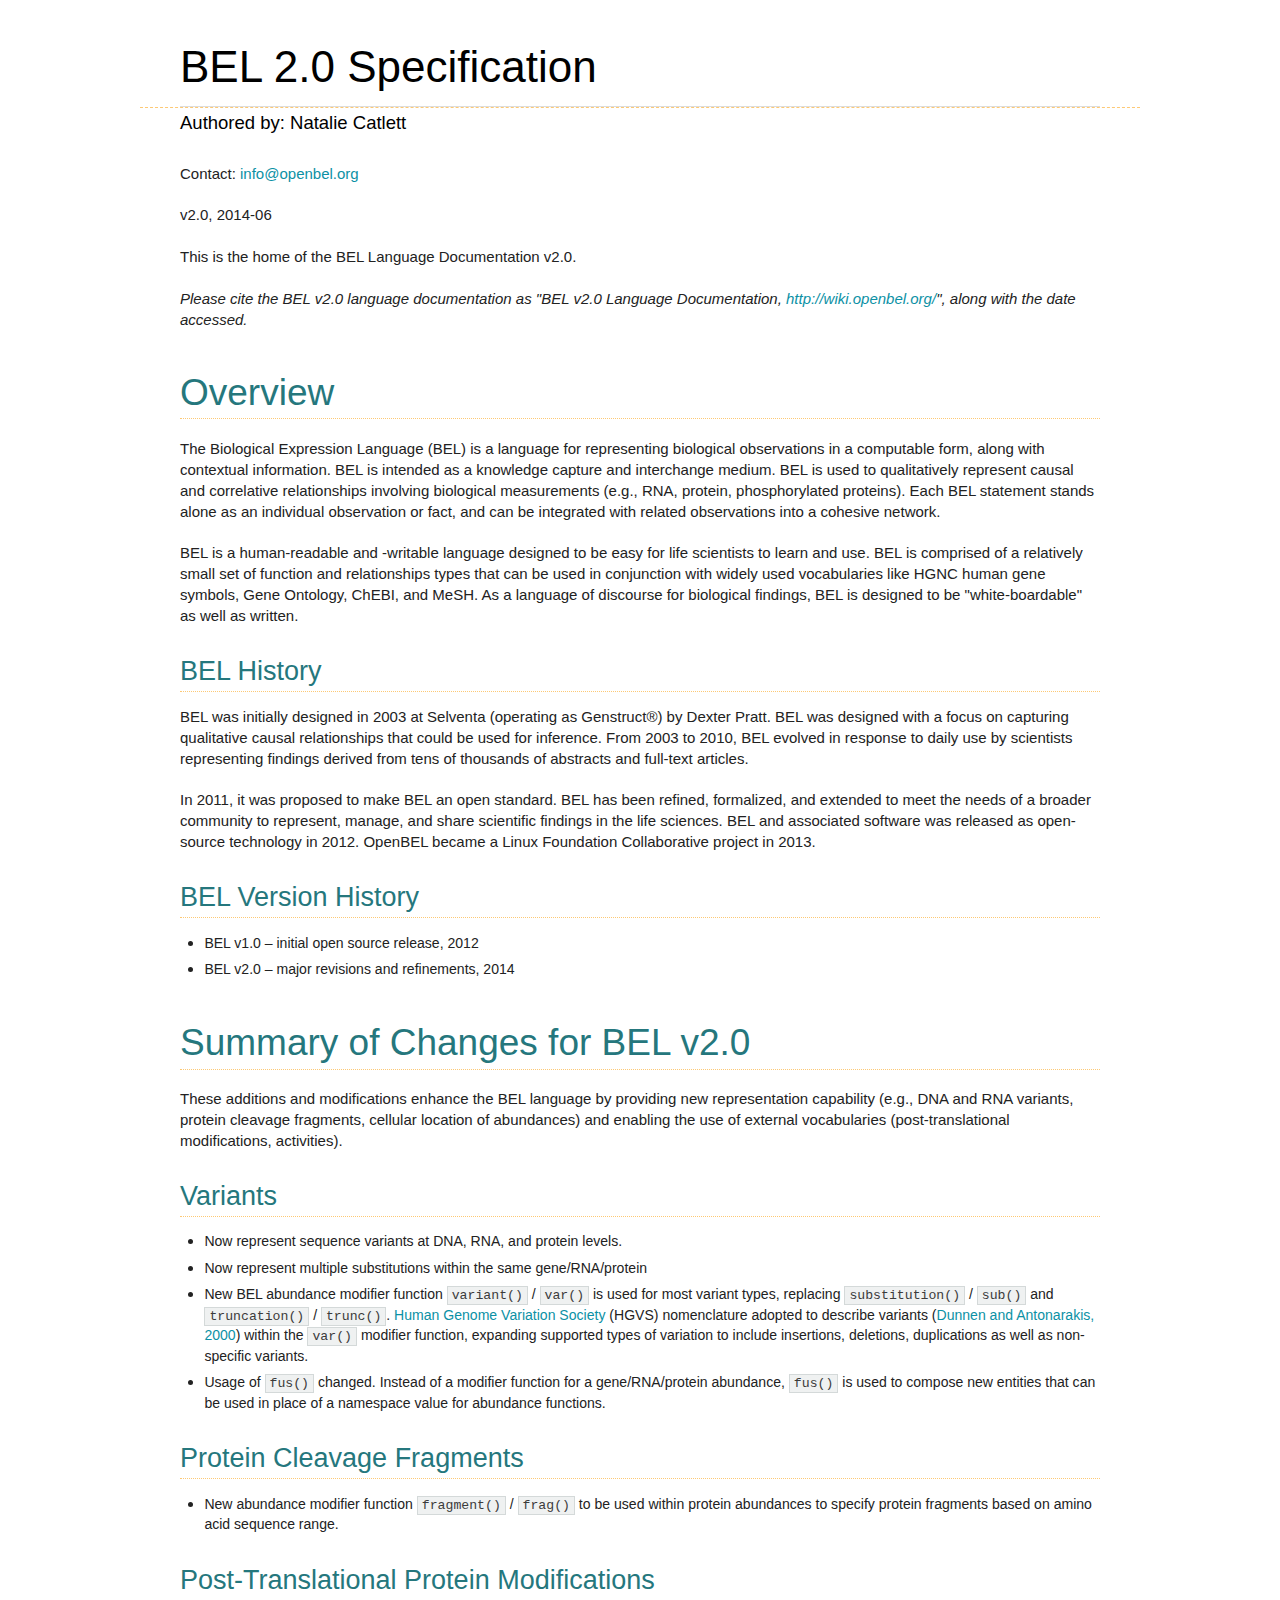
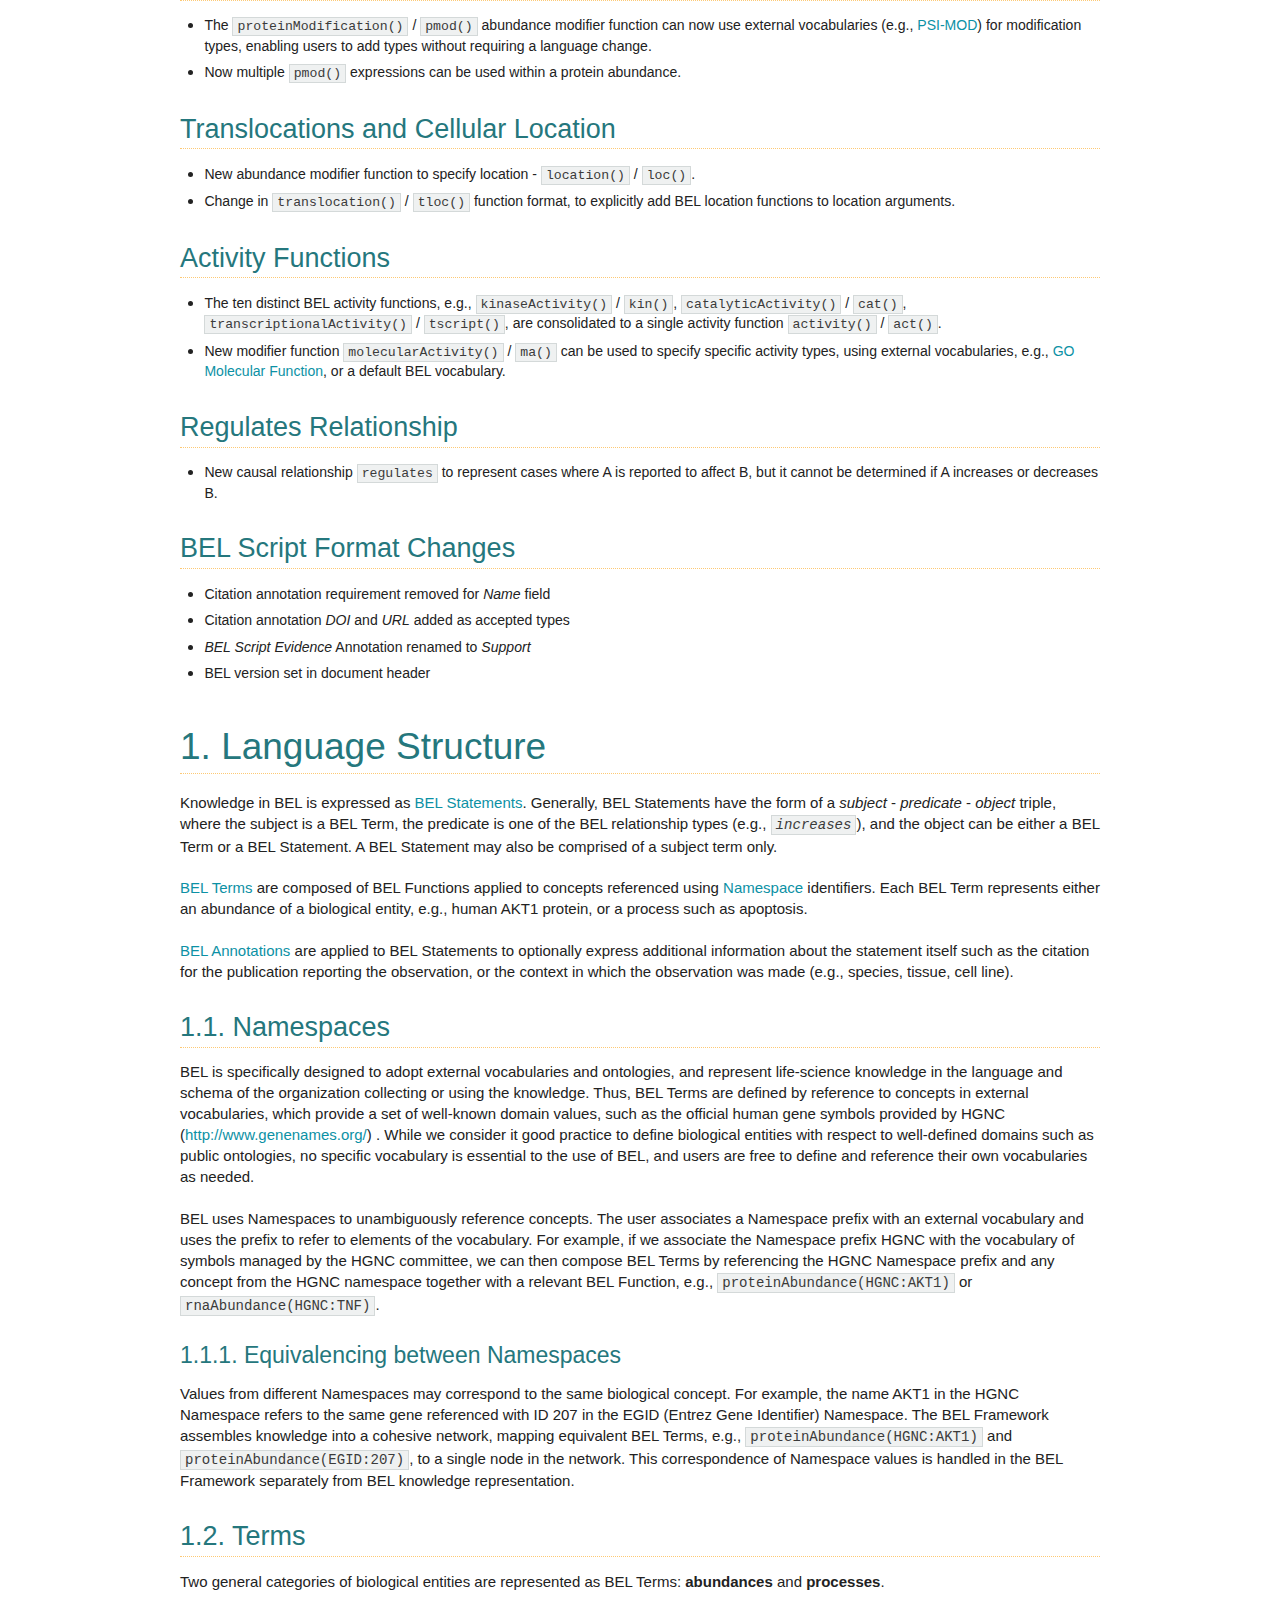
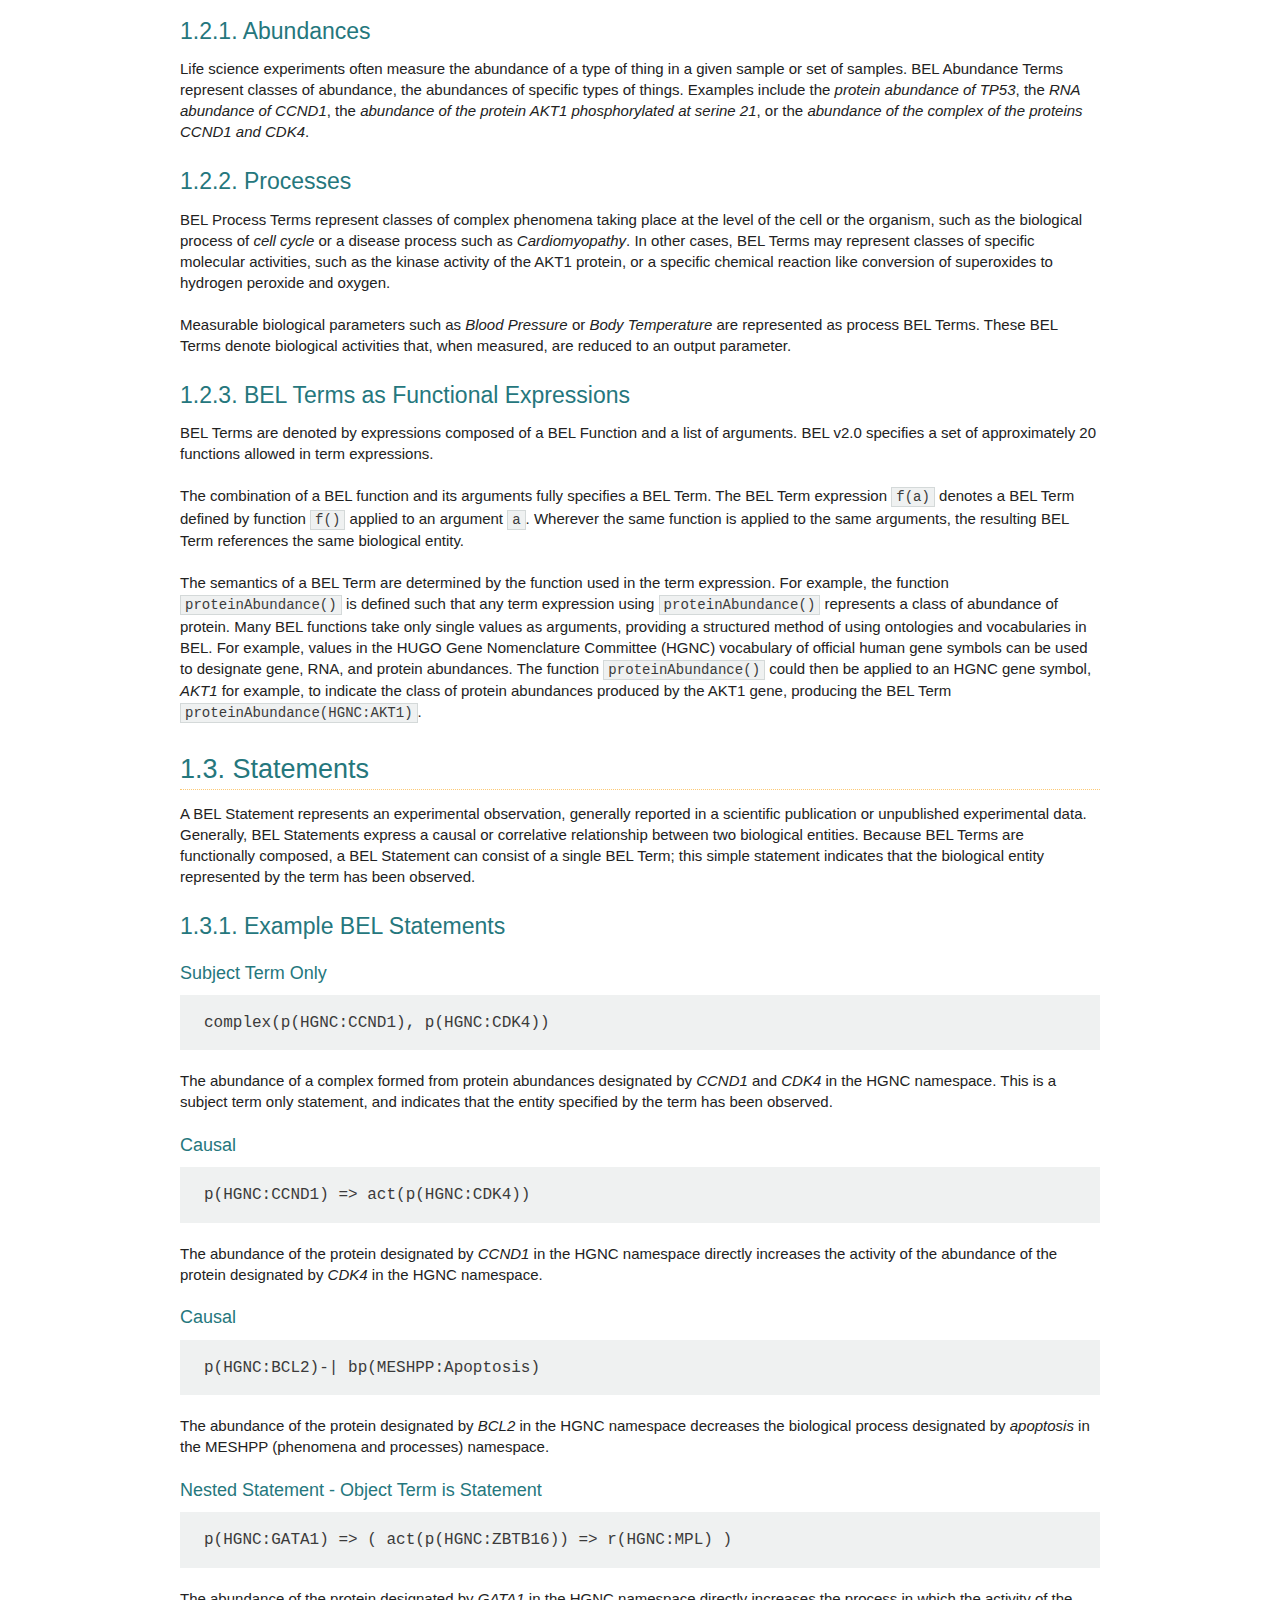
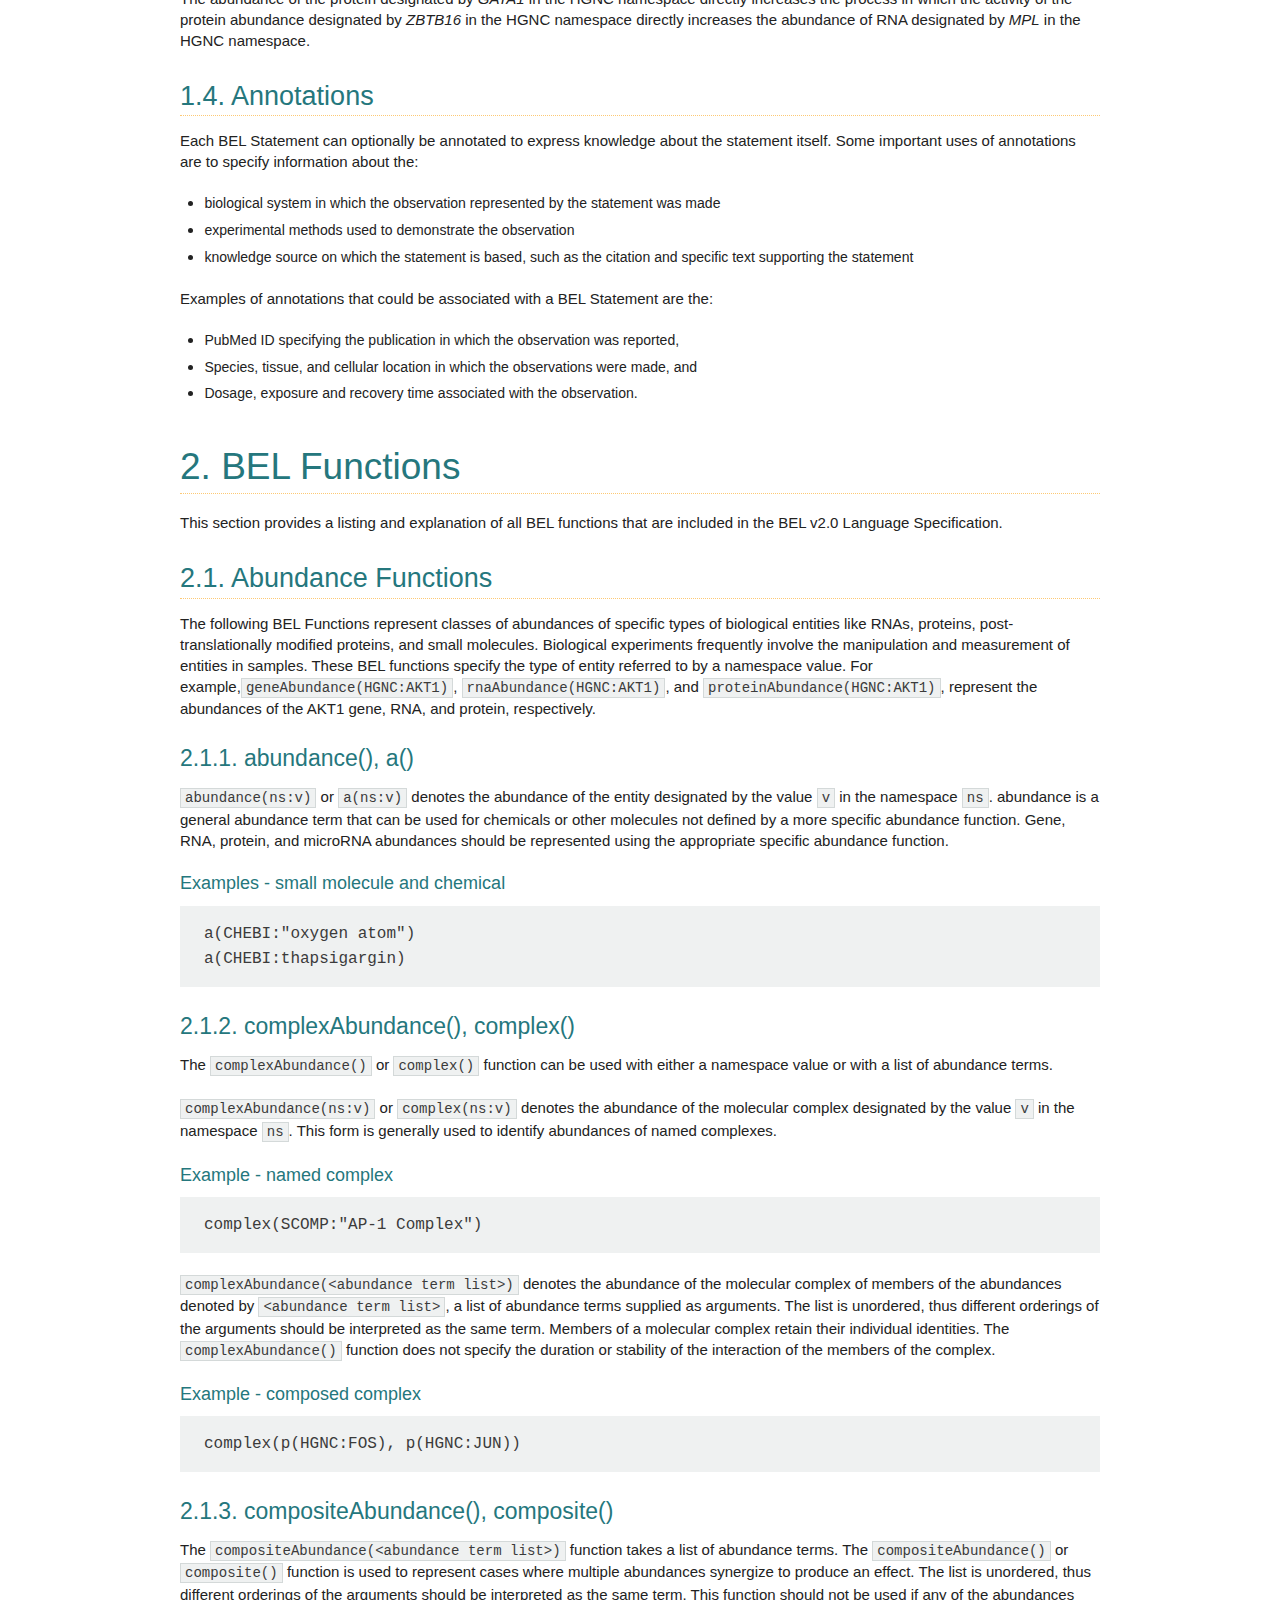
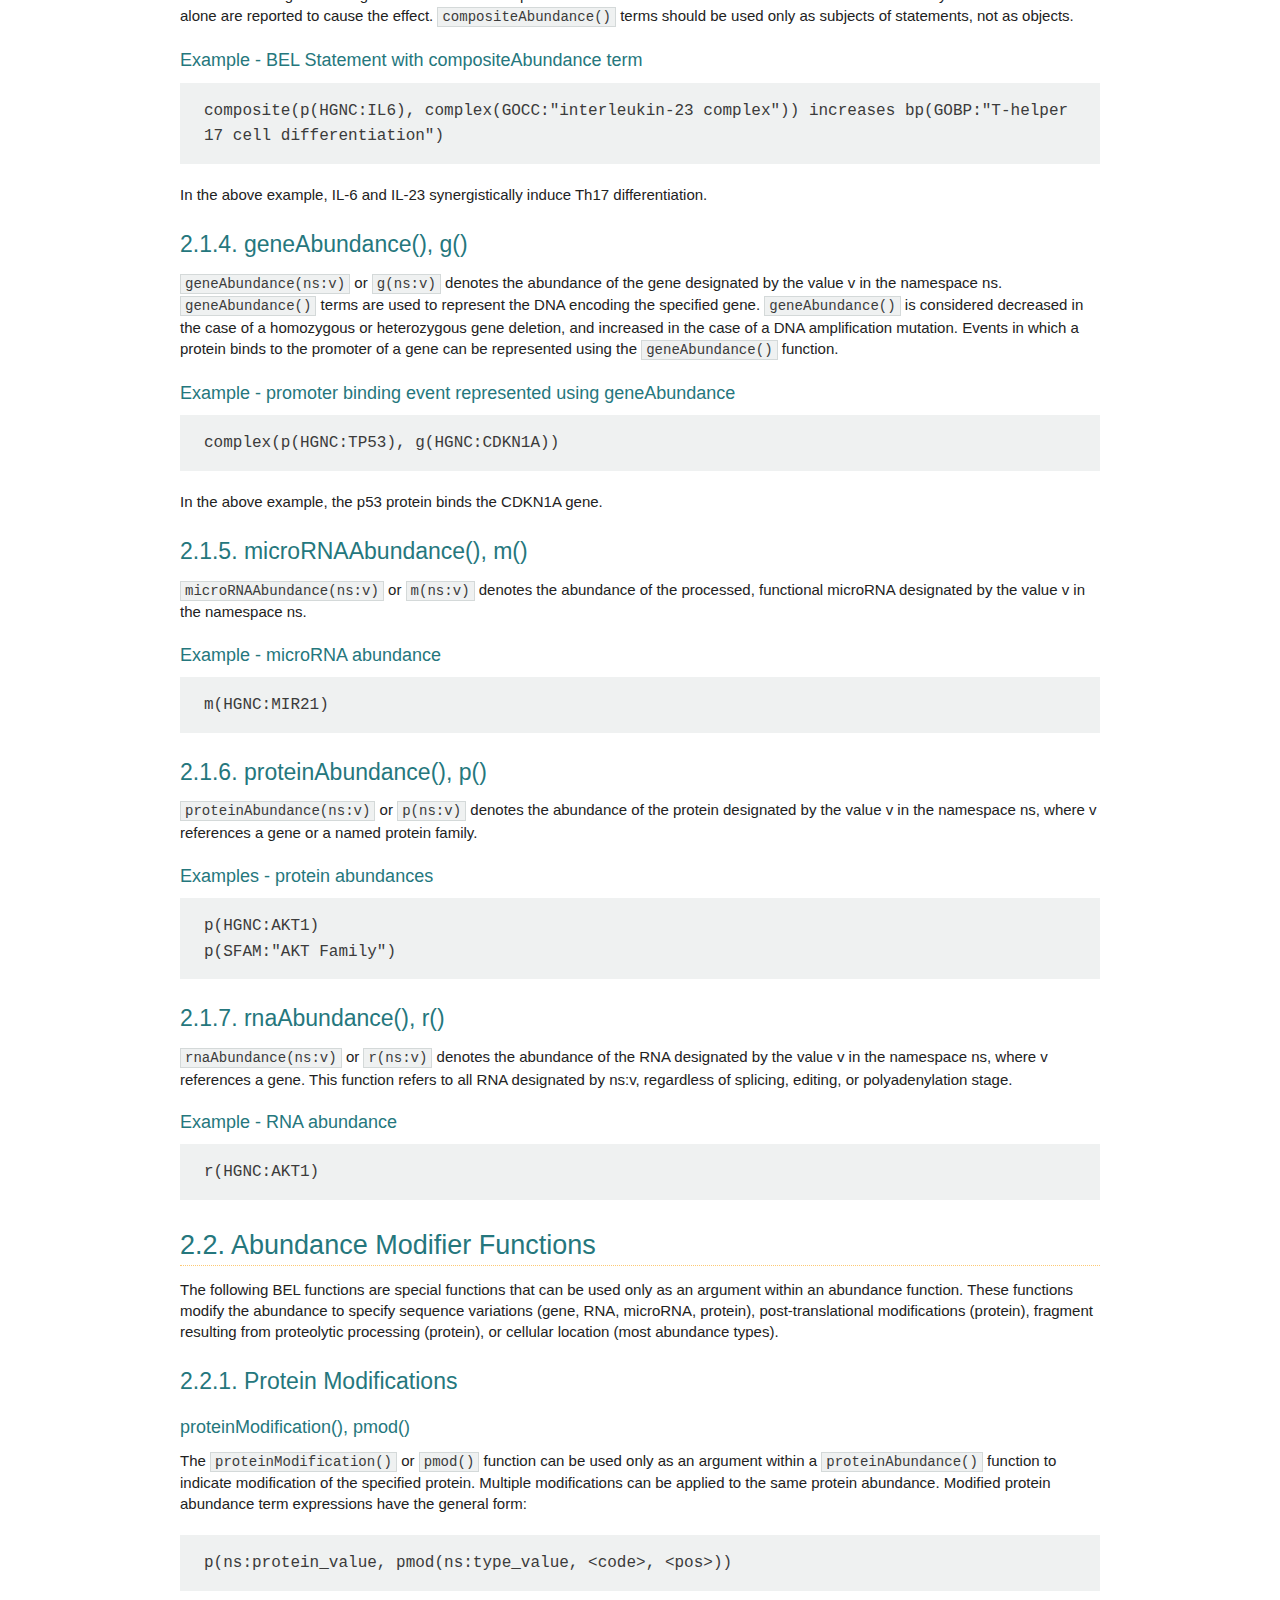
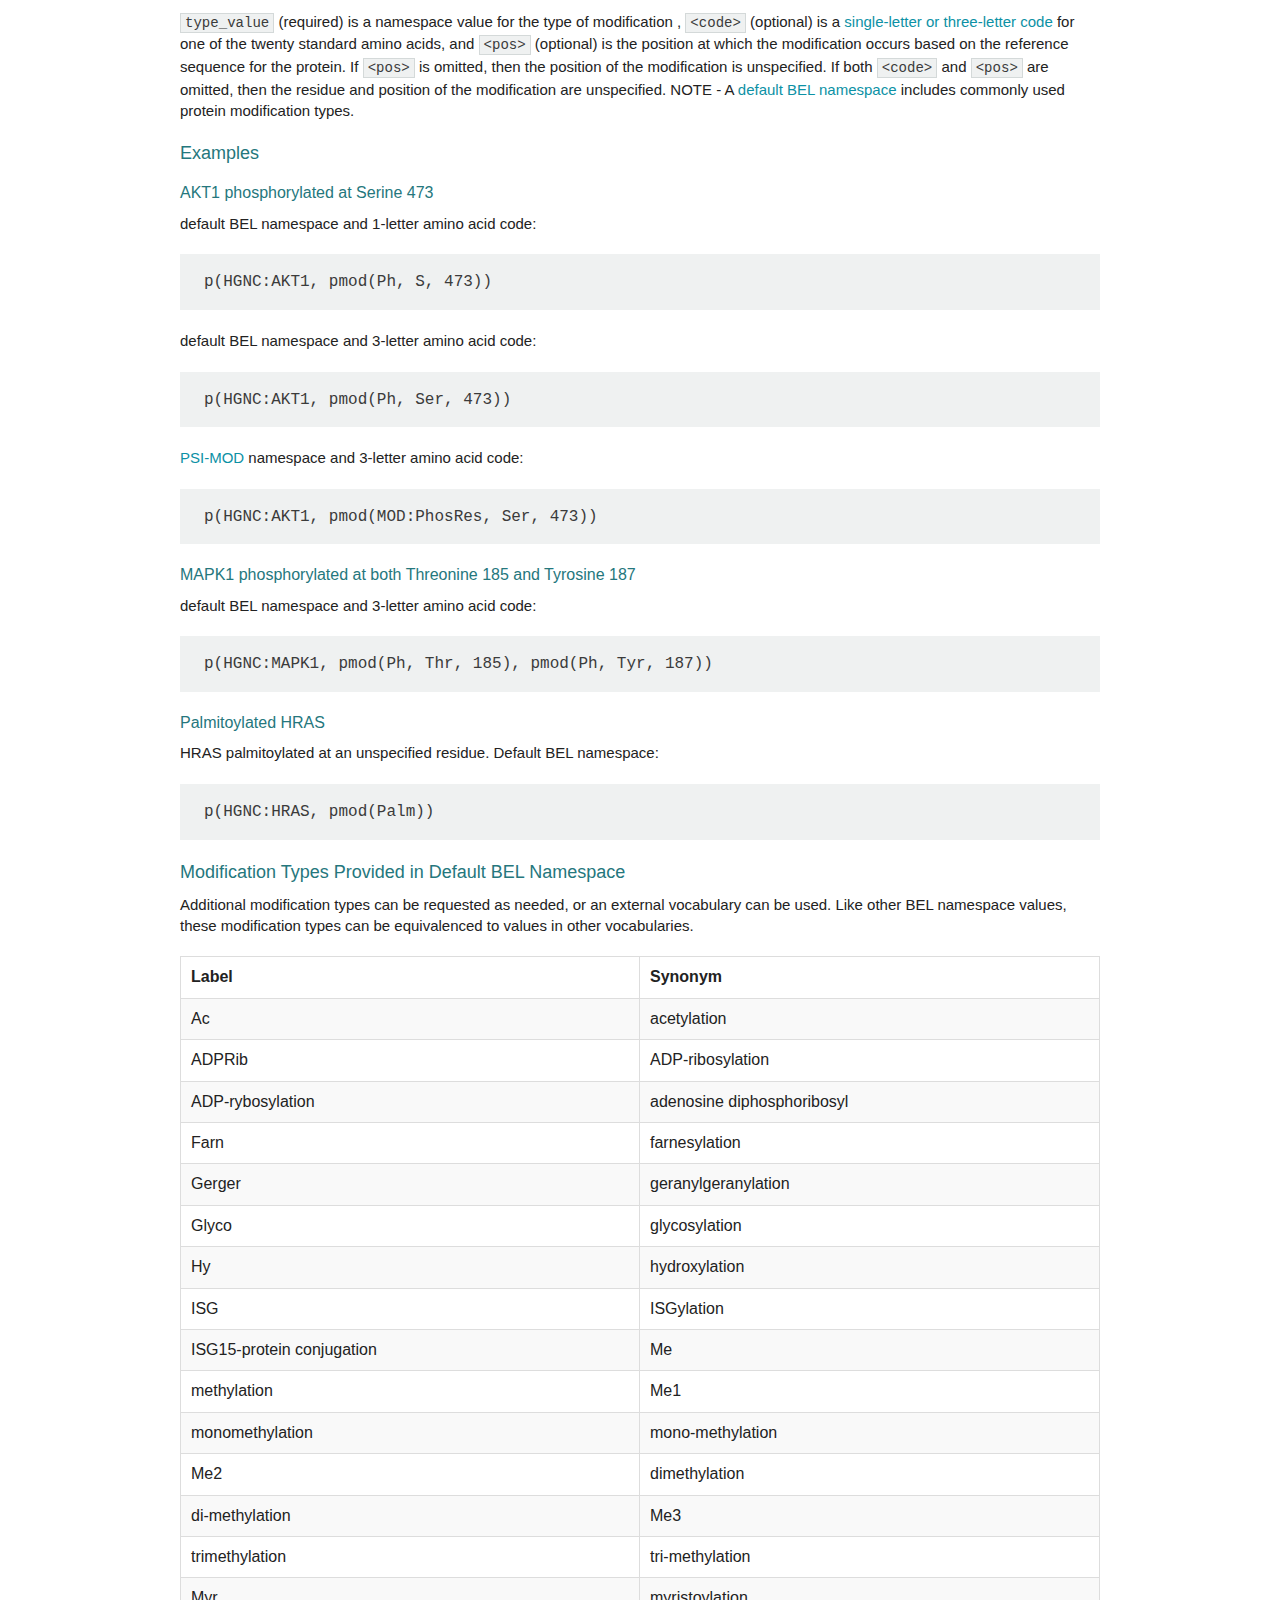
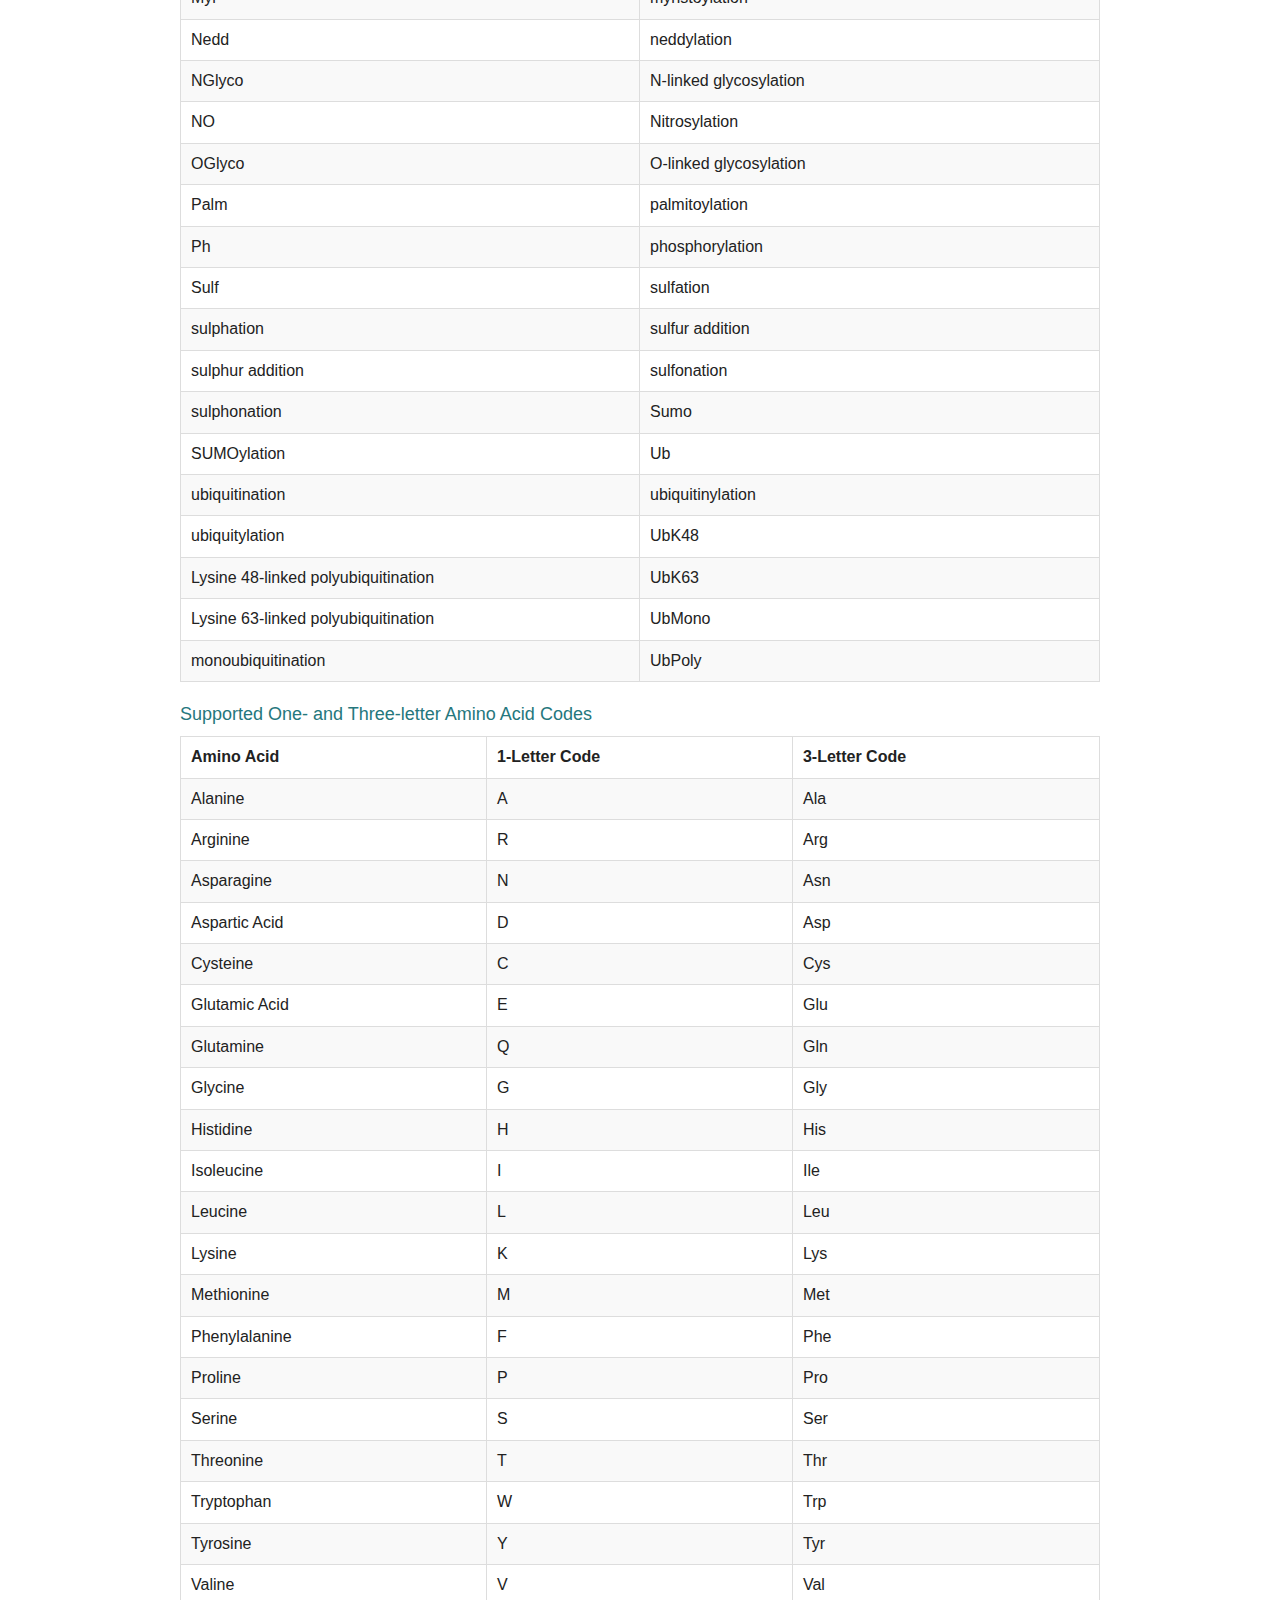
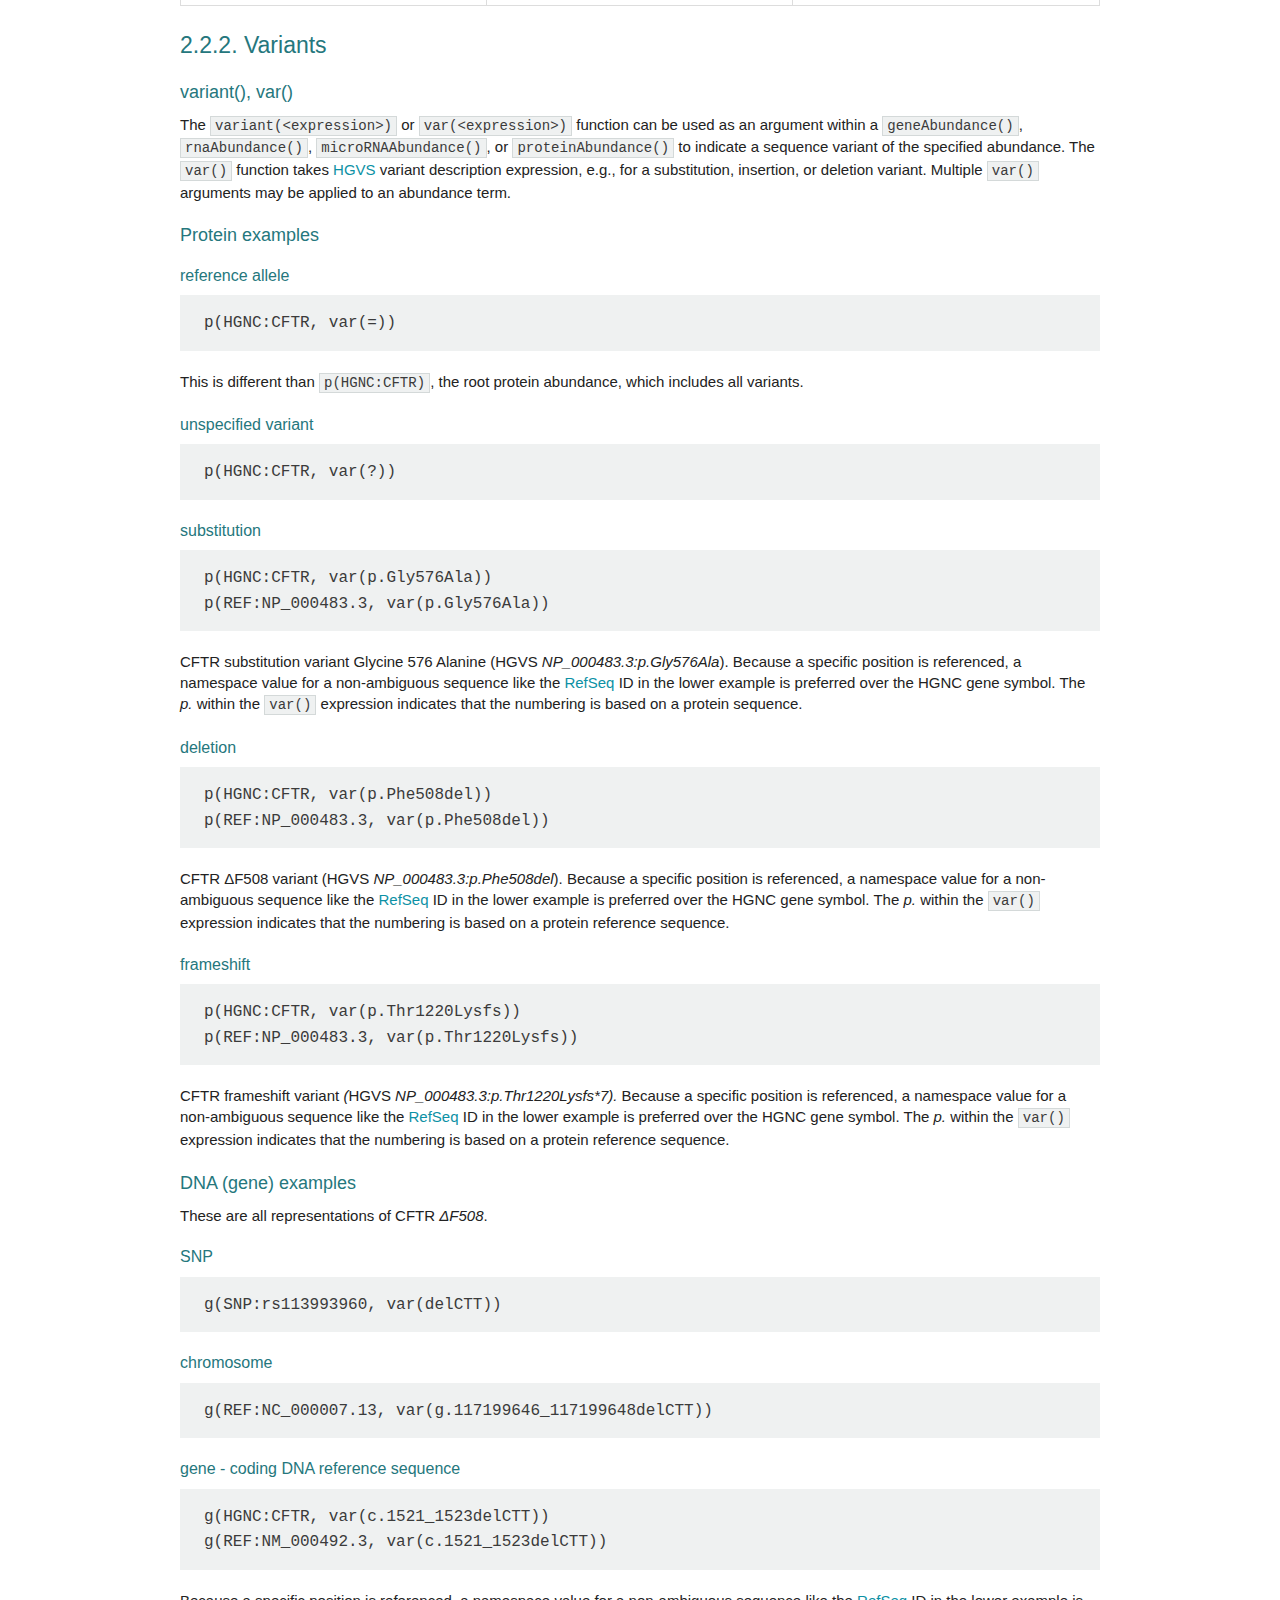
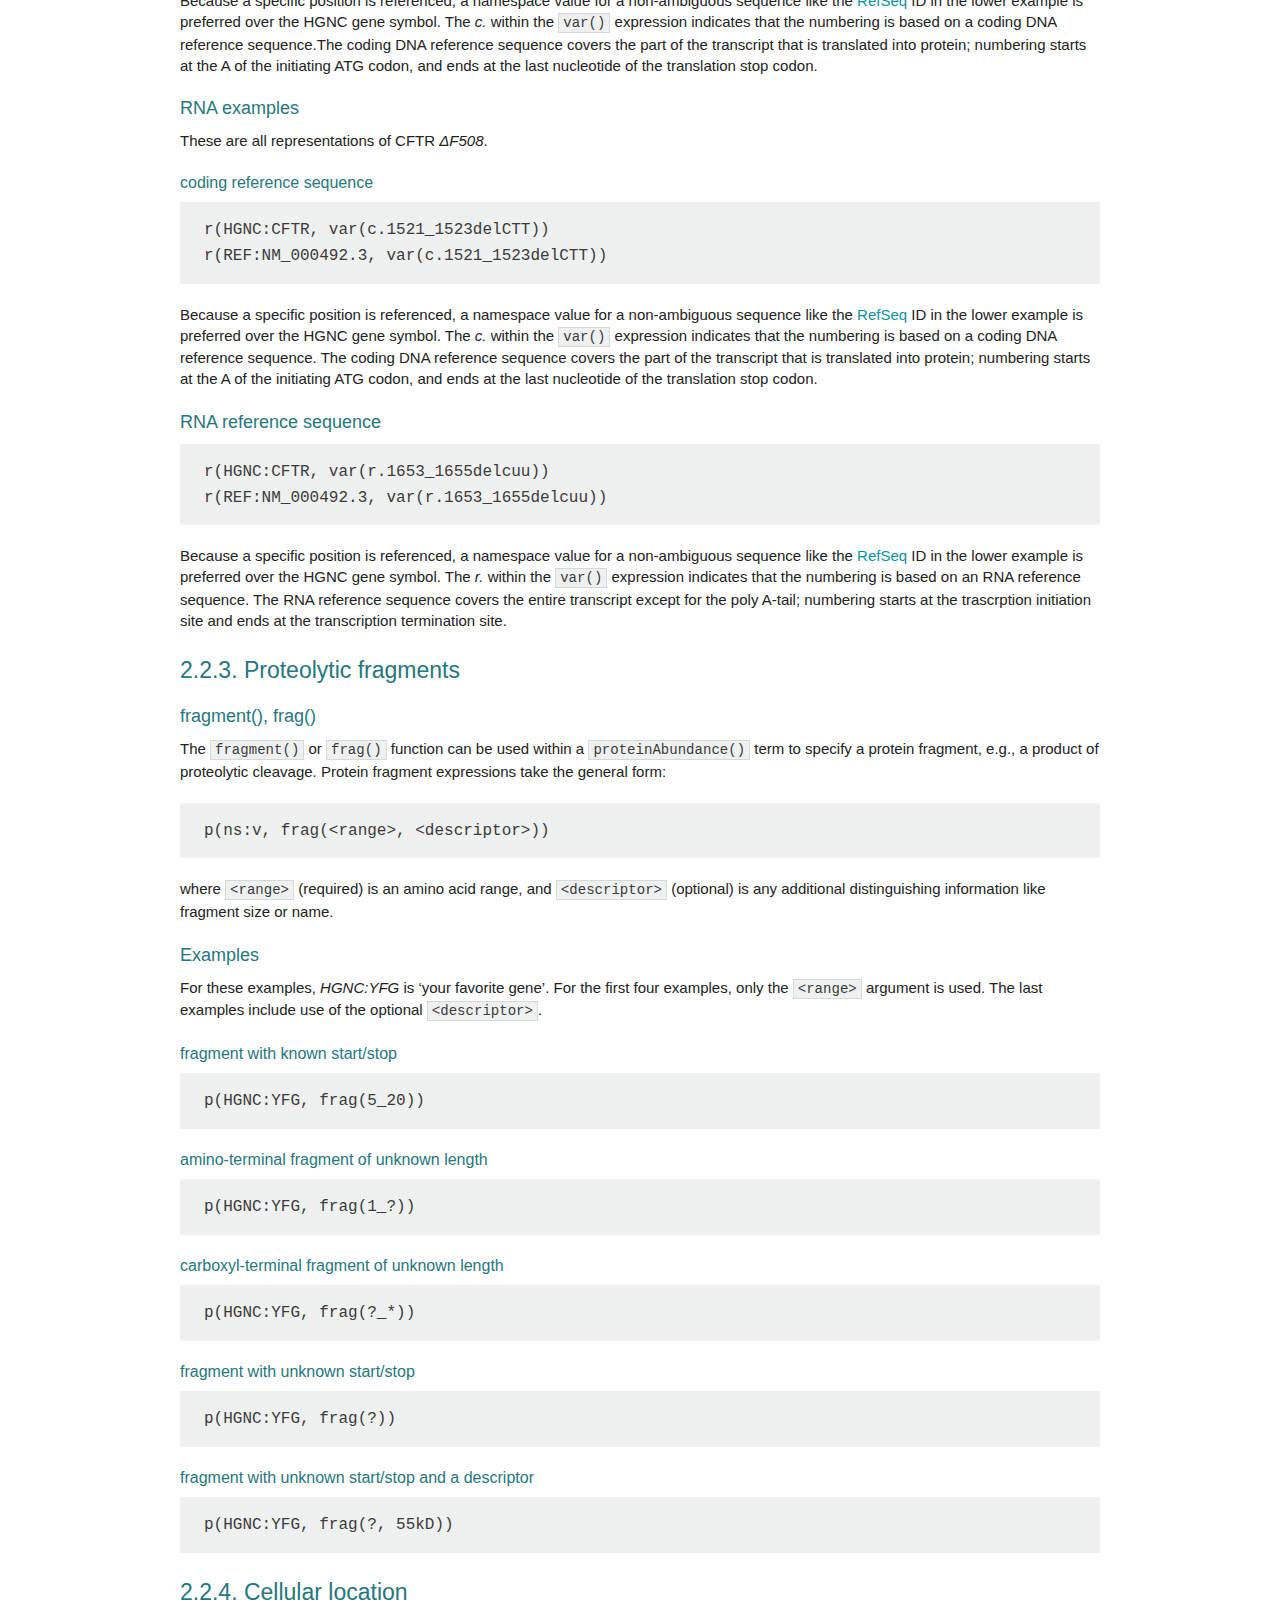
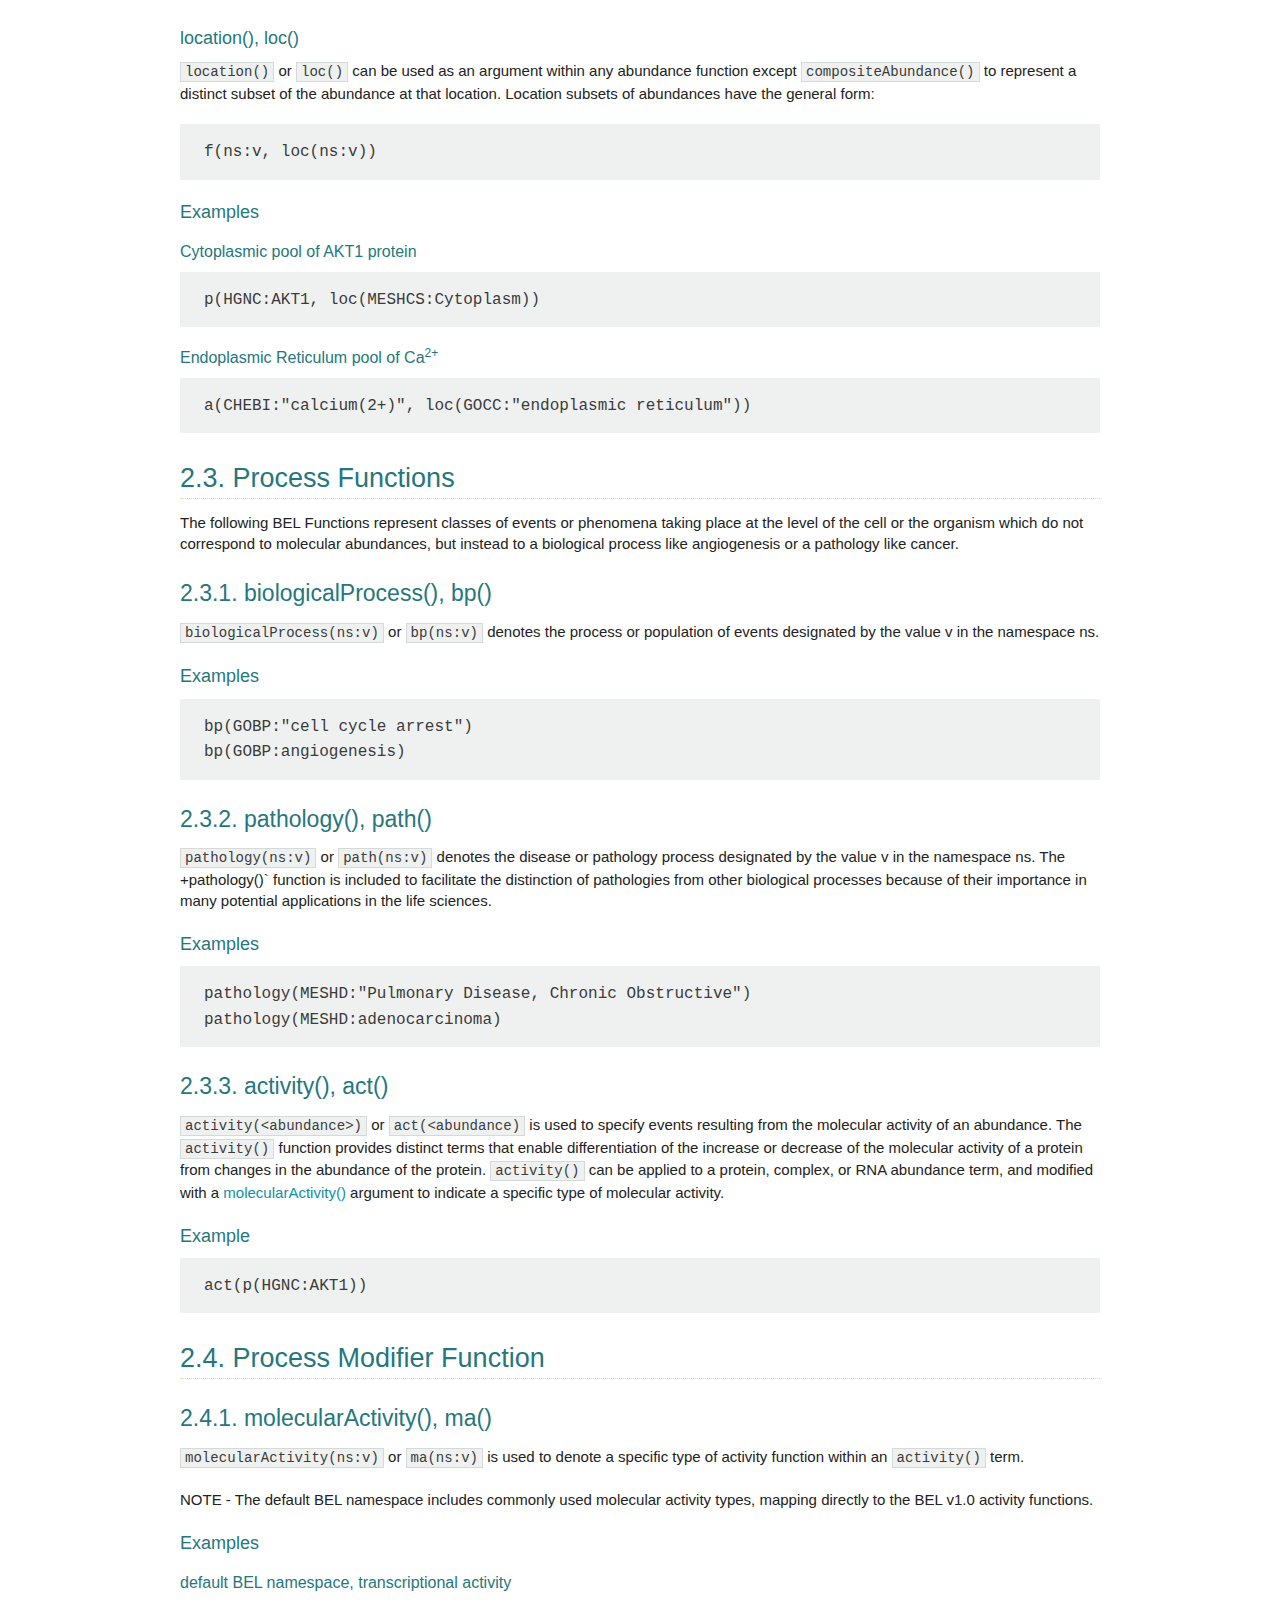
<file: web/bel_specification_version_2.0.html>
<!DOCTYPE html>
<html lang="en">
<head>
<meta charset="UTF-8">
<!--[if IE]><meta http-equiv="X-UA-Compatible" content="IE=edge"><![endif]-->
<meta name="viewport" content="width=device-width, initial-scale=1.0">
<meta name="generator" content="Asciidoctor 1.5.4">
<title>BEL 2.0 Specification</title>
<style>
@import url(http://red-hat-overpass-fonts.s3.amazonaws.com/overpass.css);

// Theming built off rocket-panda.css stylesheet. Thanks!

/*! normalize.css v2.1.2 | MIT License | git.io/normalize */


/* ========================================================================== HTML5 display definitions ========================================================================== */


/** Correct `block` display not defined in IE 8/9. */

article,
aside,
details,
figcaption,
figure,
footer,
header,
hgroup,
main,
nav,
section,
summary {
    display: block;
}


/** Correct `inline-block` display not defined in IE 8/9. */

audio,
canvas,
video {
    display: inline-block;
}


/** Prevent modern browsers from displaying `audio` without controls. Remove excess height in iOS 5 devices. */

audio:not([controls]) {
    display: none;
    height: 0;
}


/** Address `[hidden]` styling not present in IE 8/9. Hide the `template` element in IE, Safari, and Firefox < 22. */

[hidden],
template {
    display: none;
}

script {
    display: none !important;
}


/* ========================================================================== Base ========================================================================== */


/** 1. Set default font family to sans-serif. 2. Prevent iOS text size adjust after orientation change, without disabling user zoom. */

html {
    font-family: sans-serif;
    /* 1 */
    -ms-text-size-adjust: 100%;
    /* 2 */
    -webkit-text-size-adjust: 100%;
    /* 2 */
}


/** Remove default margin. */

body {
    margin: 0;
}


/* ========================================================================== Links ========================================================================== */


/** Remove the gray background color from active links in IE 10. */

a {
    background: transparent;
}


/** Address `outline` inconsistency between Chrome and other browsers. */

a:focus {
    outline: thin dotted;
}


/** Improve readability when focused and also mouse hovered in all browsers. */

a:active,
a:hover {
    outline: 0;
}


/* ========================================================================== Typography ========================================================================== */


/** Address variable `h1` font-size and margin within `section` and `article` contexts in Firefox 4+, Safari 5, and Chrome. */

h1 {
    font-size: 2em;
    margin: 0.67em 0;
}


/** Address styling not present in IE 8/9, Safari 5, and Chrome. */

abbr[title] {
    border-bottom: 1px dotted;
}


/** Address style set to `bolder` in Firefox 4+, Safari 5, and Chrome. */

b,
strong {
    font-weight: bold;
}


/** Address styling not present in Safari 5 and Chrome. */

dfn {
    font-style: italic;
}


/** Address differences between Firefox and other browsers. */

hr {
    -moz-box-sizing: content-box;
    box-sizing: content-box;
    height: 0;
}


/** Address styling not present in IE 8/9. */

mark {
    background: #ff0;
    color: #000;
}


/** Correct font family set oddly in Safari 5 and Chrome. */

code,
kbd,
pre,
samp {
    font-family: monospace, serif;
    font-size: 1em;
}


/** Improve readability of pre-formatted text in all browsers. */

pre {
    white-space: pre-wrap;
}


/** Set consistent quote types. */

q {
    quotes: "\201C" "\201D" "\2018" "\2019";
}


/** Address inconsistent and variable font size in all browsers. */

small {
    font-size: 80%;
}


/** Prevent `sub` and `sup` affecting `line-height` in all browsers. */

sub,
sup {
    font-size: 75%;
    line-height: 0;
    position: relative;
    vertical-align: baseline;
}

sup {
    top: -0.5em;
}

sub {
    bottom: -0.25em;
}


/* ========================================================================== Embedded content ========================================================================== */


/** Remove border when inside `a` element in IE 8/9. */

img {
    border: 0;
}


/** Correct overflow displayed oddly in IE 9. */

svg:not(:root) {
    overflow: hidden;
}


/* ========================================================================== Figures ========================================================================== */


/** Address margin not present in IE 8/9 and Safari 5. */

figure {
    margin: 0;
}


/* ========================================================================== Forms ========================================================================== */


/** Define consistent border, margin, and padding. */

fieldset {
    border: 1px solid #c0c0c0;
    margin: 0 2px;
    padding: 0.35em 0.625em 0.75em;
}


/** 1. Correct `color` not being inherited in IE 8/9. 2. Remove padding so people aren't caught out if they zero out fieldsets. */

legend {
    border: 0;
    /* 1 */
    padding: 0;
    /* 2 */
}


/** 1. Correct font family not being inherited in all browsers. 2. Correct font size not being inherited in all browsers. 3. Address margins set differently in Firefox 4+, Safari 5, and Chrome. */

button,
input,
select,
textarea {
    font-family: inherit;
    /* 1 */
    font-size: 100%;
    /* 2 */
    margin: 0;
    /* 3 */
}


/** Address Firefox 4+ setting `line-height` on `input` using `!important` in the UA stylesheet. */

button,
input {
    line-height: normal;
}


/** Address inconsistent `text-transform` inheritance for `button` and `select`. All other form control elements do not inherit `text-transform` values. Correct `button` style inheritance in Chrome, Safari 5+, and IE 8+. Correct `select` style inheritance in Firefox 4+ and Opera. */

button,
select {
    text-transform: none;
}


/** 1. Avoid the WebKit bug in Android 4.0.* where (2) destroys native `audio` and `video` controls. 2. Correct inability to style clickable `input` types in iOS. 3. Improve usability and consistency of cursor style between image-type `input` and others. */

button,
html input[type="button"],
input[type="reset"],
input[type="submit"] {
    -webkit-appearance: button;
    /* 2 */
    cursor: pointer;
    /* 3 */
}


/** Re-set default cursor for disabled elements. */

button[disabled],
html input[disabled] {
    cursor: default;
}


/** 1. Address box sizing set to `content-box` in IE 8/9. 2. Remove excess padding in IE 8/9. */

input[type="checkbox"],
input[type="radio"] {
    box-sizing: border-box;
    /* 1 */
    padding: 0;
    /* 2 */
}


/** 1. Address `appearance` set to `searchfield` in Safari 5 and Chrome. 2. Address `box-sizing` set to `border-box` in Safari 5 and Chrome (include `-moz` to future-proof). */

input[type="search"] {
    -webkit-appearance: textfield;
    /* 1 */
    -moz-box-sizing: content-box;
    -webkit-box-sizing: content-box;
    /* 2 */
    box-sizing: content-box;
}


/** Remove inner padding and search cancel button in Safari 5 and Chrome on OS X. */

input[type="search"]::-webkit-search-cancel-button,
input[type="search"]::-webkit-search-decoration {
    -webkit-appearance: none;
}


/** Remove inner padding and border in Firefox 4+. */

button::-moz-focus-inner,
input::-moz-focus-inner {
    border: 0;
    padding: 0;
}


/** 1. Remove default vertical scrollbar in IE 8/9. 2. Improve readability and alignment in all browsers. */

textarea {
    overflow: auto;
    /* 1 */
    vertical-align: top;
    /* 2 */
}


/* ========================================================================== Tables ========================================================================== */


/** Remove most spacing between table cells. */

table {
    border-collapse: collapse;
    border-spacing: 0;
}

meta.foundation-mq-small {
    font-family: "only screen and (min-width: 768px)";
    width: 768px;
}

meta.foundation-mq-medium {
    font-family: "only screen and (min-width:1280px)";
    width: 1280px;
}

meta.foundation-mq-large {
    font-family: "only screen and (min-width:1440px)";
    width: 1440px;
}

*,
*:before,
*:after {
    -moz-box-sizing: border-box;
    -webkit-box-sizing: border-box;
    box-sizing: border-box;
}

html,
body {
    font-size: 100%;
}

body {
    background: #e5e5e5;
    color: #222222;
    padding: 0;
    margin: 0;
    font-family: "Helvetica Neue", "Helvetica", Helvetica, Arial, sans-serif;
    font-weight: normal;
    font-style: normal;
    line-height: 1;
    position: relative;
    cursor: auto;
}

a:hover {
    cursor: pointer;
}

img,
object,
embed {
    max-width: 100%;
    height: auto;
}

object,
embed {
    height: 100%;
}

img {
    -ms-interpolation-mode: bicubic;
}

#map_canvas img,
#map_canvas embed,
#map_canvas object,
.map_canvas img,
.map_canvas embed,
.map_canvas object {
    max-width: none !important;
}

.left {
    float: left !important;
}

.right {
    float: right !important;
}

.text-left {
    text-align: left !important;
}

.text-right {
    text-align: right !important;
}

.text-center {
    text-align: center !important;
}

.text-justify {
    text-align: justify !important;
}

.hide {
    display: none;
}

.antialiased,
body {
    -webkit-font-smoothing: antialiased;
}

img {
    display: inline-block;
    vertical-align: middle;
}

textarea {
    height: auto;
    min-height: 50px;
}

select {
    width: 100%;
}

object,
svg {
    display: inline-block;
    vertical-align: middle;
}

.center {
    margin-left: auto;
    margin-right: auto;
}

.spread {
    width: 100%;
}

p.lead,
.paragraph.lead > p,
#preamble > .sectionbody > .paragraph:first-of-type p {
    font-size: 1.15625em;
    line-height: 1.6;
}

.subheader,
.admonitionblock td.content > .title,
.audioblock > .title,
.exampleblock > .title,
.imageblock > .title,
.listingblock > .title,
.literalblock > .title,
.stemblock > .title,
.openblock > .title,
.paragraph > .title,
.quoteblock > .title,
table.tableblock > .title,
.verseblock > .title,
.videoblock > .title,
.dlist > .title,
.olist > .title,
.ulist > .title,
.qlist > .title,
.hdlist > .title {
    line-height: 1.4;
    color: #4d4d4d;
    font-weight: 300;
    margin-top: 0.2em;
    margin-bottom: 0.5em;
}


/* Typography resets */

div,
dl,
dt,
dd,
ul,
ol,
li,
h1,
h2,
h3,
#toctitle,
.sidebarblock > .content > .title,
h4,
h5,
h6,
pre,
form,
p,
blockquote,
th,
td {
    margin: 0;
    padding: 0;
    direction: ltr;
}


/* Default Link Styles */

a {
    color: #006699;
    text-decoration: none;
    line-height: inherit;
}

a:hover,
a:focus {
    color: #ea0011;
}

a img {
    border: none;
}


/* Default paragraph styles */

p {
    font-family: "Helvetica Neue", Helvetica, "Liberation Sans", Arial, sans-serif;
    font-weight: normal;
    font-size: 0.9375em;
    line-height: 1.4;
    margin-bottom: 1.375em;
    text-rendering: optimizeLegibility;
}

p aside {
    font-size: 0.875em;
    line-height: 1.35;
    font-style: italic;
}


/* Default header styles */

h1,
h2,
h3,
#toctitle,
.sidebarblock > .content > .title,
h4,
h5,
h6 {
    font-family: Overpass, "Helvetica Neue", Helvetica, Arial, sans-serif;
    font-weight: normal;
    font-style: normal;
    color: black;
    text-rendering: optimizeLegibility;
    margin-top: 1em;
    margin-bottom: 0.5em;
    line-height: 1.2125em;
}

h1 small,
h2 small,
h3 small,
#toctitle small,
.sidebarblock > .content > .title small,
h4 small,
h5 small,
h6 small {
    font-size: 60%;
    color: #4d4d4d;
    line-height: 0;
}

h1 {
    font-size: 2.125em;
}

h2 {
    font-size: 1.6875em;
}

h3,
#toctitle,
.sidebarblock > .content > .title {
    font-size: 1.375em;
}

h4 {
    font-size: 1.125em;
}

h5 {
    font-size: 1.125em;
}

h6 {
    font-size: 1em;
}

hr {
    border: solid #dddddd;
    border-width: 1px 0 0;
    clear: both;
    margin: 1.25em 0 1.1875em;
    height: 0;
}


/* Helpful Typography Defaults */

em,
i {
    font-style: italic;
    line-height: inherit;
}

strong,
b {
    font-weight: bold;
    line-height: inherit;
}

small {
    font-size: 60%;
    line-height: inherit;
}

code {
    font-family: Menlo, Monaco, "Liberation Mono", Consolas, monospace;
    font-weight: normal;
    color: #3b3b3b;
}


/* Lists */

ul,
ol,
dl {
    font-size: 0.9375em;
    line-height: 1.4;
    margin-bottom: 1.375em;
    list-style-position: outside;
    font-family: "Helvetica Neue", Helvetica, "Liberation Sans", Arial, sans-serif;
}

ul,
ol {
    margin-left: 1.625em;
}

ul.no-bullet,
ol.no-bullet {
    margin-left: 1.625em;
}


/* Unordered Lists */

ul li ul,
ul li ol {
    margin-left: 1.25em;
    margin-bottom: 0;
    font-size: 1em;
    /* Override nested font-size change */
}

ul.square li ul,
ul.circle li ul,
ul.disc li ul {
    list-style: inherit;
}

ul.square {
    list-style-type: square;
}

ul.circle {
    list-style-type: circle;
}

ul.disc {
    list-style-type: disc;
}

ul.no-bullet {
    list-style: none;
}


/* Ordered Lists */

ol li ul,
ol li ol {
    margin-left: 1.25em;
    margin-bottom: 0;
}


/* Definition Lists */

dl dt {
    margin-bottom: 0.3em;
    font-weight: bold;
}

dl dd {
    margin-bottom: 0.75em;
}


/* Abbreviations */

abbr,
acronym {
    text-transform: uppercase;
    font-size: 90%;
    color: #404040;
    border-bottom: 1px dotted #dddddd;
    cursor: help;
}

abbr {
    text-transform: none;
}


/* Blockquotes */

blockquote {
    margin: 0 0 1.375em;
    padding: 0 0 0 1em;
    border-left: 5px solid #ededed;
}

blockquote cite {
    display: block;
    font-size: 0.8125em;
    color: #333333;
}

blockquote cite:before {
    content: "\2014 \0020";
}

blockquote cite a,
blockquote cite a:visited {
    color: #333333;
}

blockquote,
blockquote p {
    line-height: 1.4;
    color: #404040;
}


/* Microformats */

.vcard {
    display: inline-block;
    margin: 0 0 1.25em 0;
    border: 1px solid #dddddd;
    padding: 0.625em 0.75em;
}

.vcard li {
    margin: 0;
    display: block;
}

.vcard .fn {
    font-weight: bold;
    font-size: 0.9375em;
}

.vevent .summary {
    font-weight: bold;
}

.vevent abbr {
    cursor: auto;
    text-decoration: none;
    font-weight: bold;
    border: none;
    padding: 0 0.0625em;
}

@media only screen and (min-width: 768px) {
    h1,
    h2,
    h3,
    #toctitle,
    .sidebarblock > .content > .title,
    h4,
    h5,
    h6 {
        line-height: 1.4;
    }
    h1 {
        font-size: 2.75em;
    }
    h2 {
        font-size: 2.3125em;
    }
    h3,
    #toctitle,
    .sidebarblock > .content > .title {
        font-size: 1.6875em;
    }
    h4 {
        font-size: 1.4375em;
    }
}


/* Tables */

table {
    background: white;
    margin-bottom: 1.25em;
    border: solid 1px #dddddd;
}

table thead,
table tfoot {
    background: whitesmoke;
    font-weight: bold;
}

table thead tr th,
table thead tr td,
table tfoot tr th,
table tfoot tr td {
    padding: 0.5em 0.625em 0.625em;
    font-size: inherit;
    color: #222222;
    text-align: left;
}

table tr th,
table tr td {
    padding: 0.5625em 0.625em;
    font-size: inherit;
    color: #222222;
}

table tr.even,
table tr.alt,
table tr:nth-of-type(even) {
    background: #f9f9f9;
}

table thead tr th,
table tfoot tr th,
table tbody tr td,
table tr td,
table tfoot tr td {
    display: table-cell;
    line-height: 1.4;
}

body {
    tab-size: 4;
}

h1,
h2,
h3,
#toctitle,
.sidebarblock > .content > .title,
h4,
h5,
h6 {
    line-height: 1.4;
}

a:hover,
a:focus {
    text-decoration: underline;
}

.clearfix:before,
.clearfix:after,
.float-group:before,
.float-group:after {
    content: " ";
    display: table;
}

.clearfix:after,
.float-group:after {
    clear: both;
}

*:not(pre) > code {
    font-size: 0.9375em;
    font-style: normal !important;
    letter-spacing: 0;
    padding: 1px 4px;
    background-color: #eff1f1;
    border: 1px solid #d4d9d9;
    -webkit-border-radius: 0;
    border-radius: 0;
    line-height: inherit;
}

pre,
pre > code {
    line-height: 1.6;
    color: #3b3b3b;
    font-family: Menlo, Monaco, "Liberation Mono", Consolas, monospace;
    font-weight: normal;
}

.keyseq {
    color: #737373;
}

kbd {
    font-family: Menlo, Monaco, "Liberation Mono", Consolas, monospace;
    display: inline-block;
    color: #404040;
    font-size: 0.65em;
    line-height: 1.45;
    background-color: #f7f7f7;
    border: 1px solid #ccc;
    -webkit-border-radius: 3px;
    border-radius: 3px;
    -webkit-box-shadow: 0 1px 0 rgba(0, 0, 0, 0.2), 0 0 0 0.1em white inset;
    box-shadow: 0 1px 0 rgba(0, 0, 0, 0.2), 0 0 0 0.1em white inset;
    margin: 0 0.15em;
    padding: 0.2em 0.5em;
    vertical-align: middle;
    position: relative;
    top: -0.1em;
    white-space: nowrap;
}

.keyseq kbd:first-child {
    margin-left: 0;
}

.keyseq kbd:last-child {
    margin-right: 0;
}

.menuseq,
.menu {
    color: #272727;
}

b.button:before,
b.button:after {
    position: relative;
    top: -1px;
    font-weight: normal;
}

b.button:before {
    content: "[";
    padding: 0 3px 0 2px;
}

b.button:after {
    content: "]";
    padding: 0 2px 0 3px;
}

#header,
#content,
#footnotes,
#footer {
    width: 100%;
    margin-left: auto;
    margin-right: auto;
    margin-top: 0;
    margin-bottom: 0;
    max-width: 62.5em;
    *zoom: 1;
    position: relative;
    padding-left: 0.9375em;
    padding-right: 0.9375em;
}

#header:before,
#header:after,
#content:before,
#content:after,
#footnotes:before,
#footnotes:after,
#footer:before,
#footer:after {
    content: " ";
    display: table;
}

#header:after,
#content:after,
#footnotes:after,
#footer:after {
    clear: both;
}

#content {
    margin-top: 1.25em;
}

#content:before {
    content: none;
}

#header > h1:first-child {
    color: black;
    margin-top: 2.25rem;
    margin-bottom: 0;
}

#header > h1:first-child + #toc {
    margin-top: 8px;
    border-top: 1px solid #dddddd;
}

#header > h1:only-child,
body.toc2 #header > h1:nth-last-child(2) {
    border-bottom: 1px solid #dddddd;
    padding-bottom: 8px;
}

#header .details {
    border-bottom: 1px solid #dddddd;
    line-height: 1.45;
    padding-top: 0.25em;
    padding-bottom: 0.25em;
    padding-left: 0.25em;
    color: #333333;
    display: -ms-flexbox;
    display: -webkit-flex;
    display: flex;
    -ms-flex-flow: row wrap;
    -webkit-flex-flow: row wrap;
    flex-flow: row wrap;
}

#header .details span:first-child {
    margin-left: -0.125em;
}

#header .details span.email a {
    color: #404040;
}

#header .details br {
    display: none;
}

#header .details br + span:before {
    content: "\00a0\2013\00a0";
}

#header .details br + span.author:before {
    content: "\00a0\22c5\00a0";
    color: #404040;
}

#header .details br + span#revremark:before {
    content: "\00a0|\00a0";
}

#header #revnumber {
    text-transform: capitalize;
}

#header #revnumber:after {
    content: "\00a0";
}

#content > h1:first-child:not([class]) {
    color: black;
    border-bottom: 1px solid #dddddd;
    padding-bottom: 8px;
    margin-top: 0;
    padding-top: 1rem;
    margin-bottom: 1.25rem;
}

#toc {
    border-bottom: 0 solid #dddddd;
    padding-bottom: 0.5em;
}

#toc > ul {
    margin-left: 0.125em;
}

#toc ul.sectlevel0 > li > a {
    font-style: italic;
}

#toc ul.sectlevel0 ul.sectlevel1 {
    margin: 0.5em 0;
}

#toc ul {
    font-family: Overpass, "Helvetica Neue", Helvetica, Arial, sans-serif;
    list-style-type: none;
}

#toc li {
    line-height: 1.3334;
    margin-top: 0.3334em;
}

#toc a {
    text-decoration: none;
}

#toc a:active {
    text-decoration: underline;
}

#toctitle {
    color: #4d4d4d;
    font-size: 1.2em;
}

@media only screen and (min-width: 768px) {
    #toctitle {
        font-size: 1.375em;
    }
    body.toc2 {
        padding-left: 15em;
        padding-right: 0;
    }
    #toc.toc2 {
        margin-top: 0 !important;
        background-color: #e5e5e5;
        position: fixed;
        width: 15em;
        left: 0;
        top: 0;
        border-right: 1px solid #dddddd;
        border-top-width: 0 !important;
        border-bottom-width: 0 !important;
        z-index: 1000;
        padding: 1.25em 1em;
        height: 100%;
        overflow: auto;
    }
    #toc.toc2 #toctitle {
        margin-top: 0;
        margin-bottom: 0.8rem;
        font-size: 1.2em;
    }
    #toc.toc2 > ul {
        font-size: 0.9em;
        margin-bottom: 0;
    }
    #toc.toc2 ul ul {
        margin-left: 0;
        padding-left: 1em;
    }
    #toc.toc2 ul.sectlevel0 ul.sectlevel1 {
        padding-left: 0;
        margin-top: 0.5em;
        margin-bottom: 0.5em;
    }
    body.toc2.toc-right {
        padding-left: 0;
        padding-right: 15em;
    }
    body.toc2.toc-right #toc.toc2 {
        border-right-width: 0;
        border-left: 1px solid #dddddd;
        left: auto;
        right: 0;
    }
}

@media only screen and (min-width: 1280px) {
    body.toc2 {
        padding-left: 20em;
        padding-right: 0;
    }
    #toc.toc2 {
        width: 20em;
    }
    #toc.toc2 #toctitle {
        font-size: 1.375em;
    }
    #toc.toc2 > ul {
        font-size: 0.95em;
    }
    #toc.toc2 ul ul {
        padding-left: 1.25em;
    }
    body.toc2.toc-right {
        padding-left: 0;
        padding-right: 20em;
    }
}

#content #toc {
    border-style: solid;
    border-width: 1px;
    border-color: #cccccc;
    margin-bottom: 1.25em;
    padding: 1.25em;
    background: #e5e5e5;
    -webkit-border-radius: 0;
    border-radius: 0;
}

#content #toc >:first-child {
    margin-top: 0;
}

#content #toc >:last-child {
    margin-bottom: 0;
}

#footer {
    max-width: 100%;
    background-color: white;
    padding: 1.25em;
}

#footer-text {
    color: #666666;
    line-height: 1.26;
}

.sect1 {
    padding-bottom: 0.625em;
}

@media only screen and (min-width: 768px) {
    .sect1 {
        padding-bottom: 1.25em;
    }
}

.sect1 + .sect1 {
    border-top: 0 solid #dddddd;
}

#content h1 > a.anchor,
h2 > a.anchor,
h3 > a.anchor,
#toctitle > a.anchor,
.sidebarblock > .content > .title > a.anchor,
h4 > a.anchor,
h5 > a.anchor,
h6 > a.anchor {
    position: absolute;
    z-index: 1001;
    width: 1.5ex;
    margin-left: -1.5ex;
    display: block;
    text-decoration: none !important;
    visibility: hidden;
    text-align: center;
    font-weight: normal;
}

#content h1 > a.anchor:before,
h2 > a.anchor:before,
h3 > a.anchor:before,
#toctitle > a.anchor:before,
.sidebarblock > .content > .title > a.anchor:before,
h4 > a.anchor:before,
h5 > a.anchor:before,
h6 > a.anchor:before {
    content: "\00A7";
    font-size: 0.85em;
    display: block;
    padding-top: 0.1em;
}

#content h1:hover > a.anchor,
#content h1 > a.anchor:hover,
h2:hover > a.anchor,
h2 > a.anchor:hover,
h3:hover > a.anchor,
#toctitle:hover > a.anchor,
.sidebarblock > .content > .title:hover > a.anchor,
h3 > a.anchor:hover,
#toctitle > a.anchor:hover,
.sidebarblock > .content > .title > a.anchor:hover,
h4:hover > a.anchor,
h4 > a.anchor:hover,
h5:hover > a.anchor,
h5 > a.anchor:hover,
h6:hover > a.anchor,
h6 > a.anchor:hover {
    visibility: visible;
}

#content h1 > a.link,
h2 > a.link,
h3 > a.link,
#toctitle > a.link,
.sidebarblock > .content > .title > a.link,
h4 > a.link,
h5 > a.link,
h6 > a.link {
    color: black;
    text-decoration: none;
}

#content h1 > a.link:hover,
h2 > a.link:hover,
h3 > a.link:hover,
#toctitle > a.link:hover,
.sidebarblock > .content > .title > a.link:hover,
h4 > a.link:hover,
h5 > a.link:hover,
h6 > a.link:hover {
    color: black;
}

.audioblock,
.imageblock,
.literalblock,
.listingblock,
.stemblock,
.videoblock {
    margin-bottom: 1.25em;
}

.admonitionblock td.content > .title,
.audioblock > .title,
.exampleblock > .title,
.imageblock > .title,
.listingblock > .title,
.literalblock > .title,
.stemblock > .title,
.openblock > .title,
.paragraph > .title,
.quoteblock > .title,
table.tableblock > .title,
.verseblock > .title,
.videoblock > .title,
.dlist > .title,
.olist > .title,
.ulist > .title,
.qlist > .title,
.hdlist > .title {
    text-rendering: optimizeLegibility;
    text-align: left;
}

table.tableblock > caption.title {
    white-space: nowrap;
    overflow: visible;
    max-width: 0;
}

.paragraph.lead > p,
#preamble > .sectionbody > .paragraph:first-of-type p {
    color: black;
}

table.tableblock #preamble > .sectionbody > .paragraph:first-of-type p {
    font-size: inherit;
}

.admonitionblock > table {
    border-collapse: separate;
    border: 0;
    background: none;
    width: 100%;
}

.admonitionblock > table td.icon {
    text-align: center;
    width: 80px;
}

.admonitionblock > table td.icon img {
    max-width: none;
}

.admonitionblock > table td.icon .title {
    font-weight: bold;
    font-family: Overpass, "Helvetica Neue", Helvetica, Arial, sans-serif;
    text-transform: uppercase;
}

.admonitionblock > table td.content {
    padding-left: 1.125em;
    padding-right: 1.25em;
    border-left: 1px solid #dddddd;
    color: #333333;
}

.admonitionblock > table td.content >:last-child >:last-child {
    margin-bottom: 0;
}

.exampleblock > .content {
    border-style: solid;
    border-width: 1px;
    border-color: #cccccc;
    margin-bottom: 1.25em;
    padding: 1.25em;
    background: #e5e5e5;
    -webkit-border-radius: 0;
    border-radius: 0;
}

.exampleblock > .content >:first-child {
    margin-top: 0;
}

.exampleblock > .content >:last-child {
    margin-bottom: 0;
}

.sidebarblock {
    border-style: solid;
    border-width: 1px;
    border-color: #cccccc;
    margin-bottom: 1.25em;
    padding: 1.25em;
    background: #e5e5e5;
    -webkit-border-radius: 0;
    border-radius: 0;
}

.sidebarblock >:first-child {
    margin-top: 0;
}

.sidebarblock >:last-child {
    margin-bottom: 0;
}

.sidebarblock > .content > .title {
    color: #4d4d4d;
    margin-top: 0;
}

.exampleblock > .content >:last-child >:last-child,
.exampleblock > .content .olist > ol > li:last-child >:last-child,
.exampleblock > .content .ulist > ul > li:last-child >:last-child,
.exampleblock > .content .qlist > ol > li:last-child >:last-child,
.sidebarblock > .content >:last-child >:last-child,
.sidebarblock > .content .olist > ol > li:last-child >:last-child,
.sidebarblock > .content .ulist > ul > li:last-child >:last-child,
.sidebarblock > .content .qlist > ol > li:last-child >:last-child {
    margin-bottom: 0;
}

.literalblock pre,
.listingblock pre:not(.highlight),
.listingblock pre[class="highlight"],
.listingblock pre[class^="highlight "],
.listingblock pre.CodeRay,
.listingblock pre.prettyprint {
    background: #eff1f1;
}

.sidebarblock .literalblock pre,
.sidebarblock .listingblock pre:not(.highlight),
.sidebarblock .listingblock pre[class="highlight"],
.sidebarblock .listingblock pre[class^="highlight "],
.sidebarblock .listingblock pre.CodeRay,
.sidebarblock .listingblock pre.prettyprint {
    background: #f2f1f1;
}

.literalblock pre,
.literalblock pre[class],
.listingblock pre,
.listingblock pre[class] {
    border: 0 0 0 2px solid rgba(120, 120, 120, 0.35);
    -webkit-border-radius: 0;
    border-radius: 0;
    word-wrap: break-word;
    padding: 1em 1.5em 0.875em 1.5em;
    font-size: 0.8125em;
}

.literalblock pre.nowrap,
.literalblock pre[class].nowrap,
.listingblock pre.nowrap,
.listingblock pre[class].nowrap {
    overflow-x: auto;
    white-space: pre;
    word-wrap: normal;
}

@media only screen and (min-width: 768px) {
    .literalblock pre,
    .literalblock pre[class],
    .listingblock pre,
    .listingblock pre[class] {
        font-size: 0.90625em;
    }
}

@media only screen and (min-width: 1280px) {
    .literalblock pre,
    .literalblock pre[class],
    .listingblock pre,
    .listingblock pre[class] {
        font-size: 1em;
    }
}

.literalblock.output pre {
    color: #eff1f1;
    background-color: #3b3b3b;
}

.listingblock pre.highlightjs {
    padding: 0;
}

.listingblock pre.highlightjs > code {
    padding: 1em 1.5em 0.875em 1.5em;
    -webkit-border-radius: 0;
    border-radius: 0;
}

.listingblock > .content {
    position: relative;
}

.listingblock code[data-lang]:before {
    display: none;
    content: attr(data-lang);
    position: absolute;
    font-size: 0.75em;
    top: 0.425rem;
    right: 0.5rem;
    line-height: 1;
    text-transform: uppercase;
    color: #999;
}

.listingblock:hover code[data-lang]:before {
    display: block;
}

.listingblock.terminal pre .command:before {
    content: attr(data-prompt);
    padding-right: 0.5em;
    color: #999;
}

.listingblock.terminal pre .command:not([data-prompt]):before {
    content: "$";
}

table.pyhltable {
    border-collapse: separate;
    border: 0;
    margin-bottom: 0;
    background: none;
}

table.pyhltable td {
    vertical-align: top;
    padding-top: 0;
    padding-bottom: 0;
    line-height: 1.6;
}

table.pyhltable td.code {
    padding-left: .75em;
    padding-right: 0;
}

pre.pygments .lineno,
table.pyhltable td:not(.code) {
    color: #999;
    padding-left: 0;
    padding-right: .5em;
    border-right: 1px solid #dddddd;
}

pre.pygments .lineno {
    display: inline-block;
    margin-right: .25em;
}

table.pyhltable .linenodiv {
    background: none !important;
    padding-right: 0 !important;
}

.quoteblock {
    margin: 0 1em 1.375em 1.5em;
    display: table;
}

.quoteblock > .title {
    margin-left: -1.5em;
    margin-bottom: 0.75em;
}

.quoteblock blockquote,
.quoteblock blockquote p {
    color: #404040;
    font-size: 1.15rem;
    line-height: 1.75;
    word-spacing: 0.1em;
    letter-spacing: 0;
    font-style: italic;
    text-align: justify;
}

.quoteblock blockquote {
    margin: 0;
    padding: 0;
    border: 0;
}

.quoteblock blockquote:before {
    content: "\201c";
    float: left;
    font-size: 2.75em;
    font-weight: bold;
    line-height: 0.6em;
    margin-left: -0.6em;
    color: #4d4d4d;
    text-shadow: 0 1px 2px rgba(0, 0, 0, 0.1);
}

.quoteblock blockquote > .paragraph:last-child p {
    margin-bottom: 0;
}

.quoteblock .attribution {
    margin-top: 0.5em;
    margin-right: 0.5ex;
    text-align: right;
}

.quoteblock .quoteblock {
    margin-left: 0;
    margin-right: 0;
    padding: 0.5em 0;
    border-left: 3px solid #333333;
}

.quoteblock .quoteblock blockquote {
    padding: 0 0 0 0.75em;
}

.quoteblock .quoteblock blockquote:before {
    display: none;
}

.verseblock {
    margin: 0 1em 1.375em 1em;
}

.verseblock pre {
    font-family: "Open Sans", "DejaVu Sans", sans;
    font-size: 1.15rem;
    color: #404040;
    font-weight: 300;
    text-rendering: optimizeLegibility;
}

.verseblock pre strong {
    font-weight: 400;
}

.verseblock .attribution {
    margin-top: 1.25rem;
    margin-left: 0.5ex;
}

.quoteblock .attribution,
.verseblock .attribution {
    font-size: 0.8125em;
    line-height: 1.45;
    font-style: italic;
}

.quoteblock .attribution br,
.verseblock .attribution br {
    display: none;
}

.quoteblock .attribution cite,
.verseblock .attribution cite {
    display: block;
    letter-spacing: -0.025em;
    color: #333333;
}

.quoteblock.abstract {
    margin: 0 0 1.375em 0;
    display: block;
}

.quoteblock.abstract blockquote,
.quoteblock.abstract blockquote p {
    text-align: left;
    word-spacing: 0;
}

.quoteblock.abstract blockquote:before,
.quoteblock.abstract blockquote p:first-of-type:before {
    display: none;
}

table.tableblock {
    max-width: 100%;
    border-collapse: separate;
}

table.tableblock td > .paragraph:last-child p > p:last-child,
table.tableblock th > p:last-child,
table.tableblock td > p:last-child {
    margin-bottom: 0;
}

table.tableblock,
th.tableblock,
td.tableblock {
    border: 0 solid #dddddd;
}

table.grid-all th.tableblock,
table.grid-all td.tableblock {
    border-width: 0 1px 1px 0;
}

table.grid-all tfoot > tr > th.tableblock,
table.grid-all tfoot > tr > td.tableblock {
    border-width: 1px 1px 0 0;
}

table.grid-cols th.tableblock,
table.grid-cols td.tableblock {
    border-width: 0 1px 0 0;
}

table.grid-all * > tr > .tableblock:last-child,
table.grid-cols * > tr > .tableblock:last-child {
    border-right-width: 0;
}

table.grid-rows th.tableblock,
table.grid-rows td.tableblock {
    border-width: 0 0 1px 0;
}

table.grid-all tbody > tr:last-child > th.tableblock,
table.grid-all tbody > tr:last-child > td.tableblock,
table.grid-all thead:last-child > tr > th.tableblock,
table.grid-rows tbody > tr:last-child > th.tableblock,
table.grid-rows tbody > tr:last-child > td.tableblock,
table.grid-rows thead:last-child > tr > th.tableblock {
    border-bottom-width: 0;
}

table.grid-rows tfoot > tr > th.tableblock,
table.grid-rows tfoot > tr > td.tableblock {
    border-width: 1px 0 0 0;
}

table.frame-all {
    border-width: 1px;
}

table.frame-sides {
    border-width: 0 1px;
}

table.frame-topbot {
    border-width: 1px 0;
}

th.halign-left,
td.halign-left {
    text-align: left;
}

th.halign-right,
td.halign-right {
    text-align: right;
}

th.halign-center,
td.halign-center {
    text-align: center;
}

th.valign-top,
td.valign-top {
    vertical-align: top;
}

th.valign-bottom,
td.valign-bottom {
    vertical-align: bottom;
}

th.valign-middle,
td.valign-middle {
    vertical-align: middle;
}

table thead th,
table tfoot th {
    font-weight: bold;
}

tbody tr th {
    display: table-cell;
    line-height: 1.4;
    background: whitesmoke;
}

tbody tr th,
tbody tr th p,
tfoot tr th,
tfoot tr th p {
    color: #222222;
    font-weight: bold;
}

p.tableblock > code:only-child {
    background: none;
    padding: 0;
}

p.tableblock {
    font-size: 1em;
}

td > div.verse {
    white-space: pre;
}

ol {
    margin-left: 1.875em;
}

ul li ol {
    margin-left: 1.625em;
}

dl dd {
    margin-left: 2em;
}

dl dd:last-child,
dl dd:last-child >:last-child {
    margin-bottom: 0;
}

ol > li p,
ul > li p,
ul dd,
ol dd,
.olist .olist,
.ulist .ulist,
.ulist .olist,
.olist .ulist {
    margin-bottom: 0.6875em;
}

ul.unstyled,
ol.unnumbered,
ul.checklist,
ul.none {
    list-style-type: none;
}

ul.unstyled,
ol.unnumbered,
ul.checklist {
    margin-left: 0.625em;
}

ul.checklist li > p:first-child > .fa-square-o:first-child,
ul.checklist li > p:first-child > .fa-check-square-o:first-child {
    width: 1em;
    font-size: 0.85em;
}

ul.checklist li > p:first-child > input[type="checkbox"]:first-child {
    width: 1em;
    position: relative;
    top: 1px;
}

ul.inline {
    margin: 0 auto 0.6875em auto;
    margin-left: -1.375em;
    margin-right: 0;
    padding: 0;
    list-style: none;
    overflow: hidden;
}

ul.inline > li {
    list-style: none;
    float: left;
    margin-left: 1.375em;
    display: block;
}

ul.inline > li > * {
    display: block;
}

.unstyled dl dt {
    font-weight: normal;
    font-style: normal;
}

ol.arabic {
    list-style-type: decimal;
}

ol.decimal {
    list-style-type: decimal-leading-zero;
}

ol.loweralpha {
    list-style-type: lower-alpha;
}

ol.upperalpha {
    list-style-type: upper-alpha;
}

ol.lowerroman {
    list-style-type: lower-roman;
}

ol.upperroman {
    list-style-type: upper-roman;
}

ol.lowergreek {
    list-style-type: lower-greek;
}

.hdlist > table,
.colist > table {
    border: 0;
    background: none;
}

.hdlist > table > tbody > tr,
.colist > table > tbody > tr {
    background: none;
}

td.hdlist1,
td.hdlist2 {
    vertical-align: top;
    padding: 0 0.625em;
}

td.hdlist1 {
    font-weight: bold;
    padding-bottom: 1.375em;
}

.literalblock + .colist,
.listingblock + .colist {
    margin-top: -0.5em;
}

.colist > table tr > td:first-of-type {
    padding: 0 0.75em;
    line-height: 1;
}

.colist > table tr > td:last-of-type {
    padding: 0.25em 0;
}

.thumb,
.th {
    line-height: 0;
    display: inline-block;
    border: solid 4px white;
    -webkit-box-shadow: 0 0 0 1px #dddddd;
    box-shadow: 0 0 0 1px #dddddd;
}

.imageblock.left,
.imageblock[style*="float: left"] {
    margin: 0.25em 0.625em 1.25em 0;
}

.imageblock.right,
.imageblock[style*="float: right"] {
    margin: 0.25em 0 1.25em 0.625em;
}

.imageblock > .title {
    margin-bottom: 0;
}

.imageblock.thumb,
.imageblock.th {
    border-width: 6px;
}

.imageblock.thumb > .title,
.imageblock.th > .title {
    padding: 0 0.125em;
}

.image.left,
.image.right {
    margin-top: 0.25em;
    margin-bottom: 0.25em;
    display: inline-block;
    line-height: 0;
}

.image.left {
    margin-right: 0.625em;
}

.image.right {
    margin-left: 0.625em;
}

a.image {
    text-decoration: none;
    display: inline-block;
}

a.image object {
    pointer-events: none;
}

sup.footnote,
sup.footnoteref {
    font-size: 0.875em;
    position: static;
    vertical-align: super;
}

sup.footnote a,
sup.footnoteref a {
    text-decoration: none;
}

sup.footnote a:active,
sup.footnoteref a:active {
    text-decoration: underline;
}

#footnotes {
    padding-top: 0.75em;
    padding-bottom: 0.75em;
    margin-bottom: 0.625em;
}

#footnotes hr {
    width: 20%;
    min-width: 6.25em;
    margin: -0.25em 0 0.75em 0;
    border-width: 1px 0 0 0;
}

#footnotes .footnote {
    padding: 0 0.375em 0 0.225em;
    line-height: 1.3334;
    font-size: 0.875em;
    margin-left: 1.2em;
    text-indent: -1.05em;
    margin-bottom: 0.2em;
}

#footnotes .footnote a:first-of-type {
    font-weight: bold;
    text-decoration: none;
}

#footnotes .footnote:last-of-type {
    margin-bottom: 0;
}

#content #footnotes {
    margin-top: -0.625em;
    margin-bottom: 0;
    padding: 0.75em 0;
}

.gist .file-data > table {
    border: 0;
    background: #fff;
    width: 100%;
    margin-bottom: 0;
}

.gist .file-data > table td.line-data {
    width: 99%;
}

div.unbreakable {
    page-break-inside: avoid;
}

.big {
    font-size: larger;
}

.small {
    font-size: smaller;
}

.underline {
    text-decoration: underline;
}

.overline {
    text-decoration: overline;
}

.line-through {
    text-decoration: line-through;
}

.aqua {
    color: #00bfbf;
}

.aqua-background {
    background-color: #00fafa;
}

.black {
    color: black;
}

.black-background {
    background-color: black;
}

.blue {
    color: #0000bf;
}

.blue-background {
    background-color: #0000fa;
}

.fuchsia {
    color: #bf00bf;
}

.fuchsia-background {
    background-color: #fa00fa;
}

.gray {
    color: #606060;
}

.gray-background {
    background-color: #7d7d7d;
}

.green {
    color: #006000;
}

.green-background {
    background-color: #007d00;
}

.lime {
    color: #00bf00;
}

.lime-background {
    background-color: #00fa00;
}

.maroon {
    color: #600000;
}

.maroon-background {
    background-color: #7d0000;
}

.navy {
    color: #000060;
}

.navy-background {
    background-color: #00007d;
}

.olive {
    color: #606000;
}

.olive-background {
    background-color: #7d7d00;
}

.purple {
    color: #600060;
}

.purple-background {
    background-color: #7d007d;
}

.red {
    color: #bf0000;
}

.red-background {
    background-color: #fa0000;
}

.silver {
    color: #909090;
}

.silver-background {
    background-color: #bcbcbc;
}

.teal {
    color: #006060;
}

.teal-background {
    background-color: #007d7d;
}

.white {
    color: #bfbfbf;
}

.white-background {
    background-color: #fafafa;
}

.yellow {
    color: #bfbf00;
}

.yellow-background {
    background-color: #fafa00;
}

span.icon > .fa {
    cursor: default;
}

.admonitionblock td.icon [class^="fa icon-"] {
    font-size: 2.5em;
    text-shadow: 1px 1px 2px rgba(0, 0, 0, 0.5);
    cursor: default;
}

.admonitionblock td.icon .icon-note:before {
    content: "\f05a";
    color: #004c73;
}

.admonitionblock td.icon .icon-tip:before {
    content: "\f0eb";
    text-shadow: 1px 1px 2px rgba(155, 155, 0, 0.8);
    color: #111;
}

.admonitionblock td.icon .icon-warning:before {
    content: "\f071";
    color: #bf6900;
}

.admonitionblock td.icon .icon-caution:before {
    content: "\f06d";
    color: #bf3400;
}

.admonitionblock td.icon .icon-important:before {
    content: "\f06a";
    color: #bf0000;
}

.conum[data-value] {
    display: inline-block;
    color: #fff !important;
    background-color: #404040;
    -webkit-border-radius: 100px;
    border-radius: 100px;
    text-align: center;
    font-size: 0.75em;
    width: 1.67em;
    height: 1.67em;
    line-height: 1.67em;
    font-family: "Open Sans", "DejaVu Sans", sans-serif;
    font-style: normal;
    font-weight: bold;
}

.conum[data-value] * {
    color: #fff !important;
}

.conum[data-value] + b {
    display: none;
}

.conum[data-value]:after {
    content: attr(data-value);
}

pre .conum[data-value] {
    position: relative;
    top: -0.125em;
}

b.conum * {
    color: inherit !important;
}

.conum:not([data-value]):empty {
    display: none;
}

#header,
#content,
#footnotes {
    background: white;
    padding-left: 2.5em;
    padding-right: 2.5em;
}

#header {
    margin-bottom: 0;
}

#header > h1 {
    border-bottom: none;
}

.literalblock pre,
.listingblock pre {
    background: #eff1f1;
}

#footnotes {
    margin-bottom: 2em;
}

.sect1 {
    padding-bottom: 0;
}

ol > li p,
ul > li p,
ul dd,
ol dd,
.olist .olist,
.ulist .olist,
.olist .ulist {
    margin-bottom: 0.34375em;
}

// Custom OpenBEL theming:

@media only screen and (min-width: 768px) {
	#toc.toc2 {
		background-color: #f4f4f4;
	}
}
#content {
	margin-top: 0;
}
h1, h2, h3, h4, h5, h6 {
	color: #25777D;
}
h1, h2, h3 {
	border-bottom: 1px dotted #FDC975;
}
a {
	color: #0C91A5;
}
a:hover,
a:focus,
a:active {
	text-decoration: none;
	color: #25777D;
	border-bottom: 1px dotted #FDC975;
}
#toc a:active {
    text-decoration: none;
}
#header h1 {
	border-bottom: none;
}
body {
	background-color: #fff;
}
#content {
	border-top: 1px dashed #FDC975;
}


</style>
</head>
<body class="article">
<div id="header">
<h1>BEL 2.0 Specification</h1>
</div>
<div id="content">
<div id="preamble">
<div class="sectionbody">
<div class="paragraph">
<p>Authored by: Natalie Catlett</p>
</div>
<div class="paragraph">
<p>Contact: <a href="mailto:info@openbel.org">info@openbel.org</a></p>
</div>
<div class="paragraph">
<p>v2.0, 2014-06</p>
</div>
<div class="paragraph">
<p>This is the home of the BEL Language Documentation v2.0.</p>
</div>
<div class="paragraph">
<p><em>Please cite the BEL v2.0 language documentation as "BEL v2.0 Language
Documentation, <a href="http://wiki.openbel.org/">http://wiki.openbel.org/</a>", along with the date accessed.</em></p>
</div>
</div>
</div>
<div class="sect1">
<h2 id="overview">Overview</h2>
<div class="sectionbody">
<div class="paragraph">
<p>The Biological Expression Language (BEL) is a language for representing biological observations in a computable form, along with contextual information. BEL is intended as a knowledge capture and interchange medium. BEL is used to qualitatively represent causal and correlative relationships involving biological measurements (e.g., RNA, protein, phosphorylated proteins). Each BEL statement stands alone as an individual observation or fact, and can be integrated with related observations into a cohesive network.</p>
</div>
<div class="paragraph">
<p>BEL is a human-readable and -writable language designed to be easy for life scientists to learn and use.  BEL is comprised of a relatively small set of function and relationships types that can be used in conjunction with widely used vocabularies like HGNC human gene symbols, Gene Ontology, ChEBI, and MeSH. As a language of discourse for biological findings, BEL is designed to be "white-boardable" as well as written.</p>
</div>
<div class="sect2">
<h3 id="_bel_history">BEL History</h3>
<div class="paragraph">
<p>BEL was initially designed in 2003 at Selventa (operating as Genstruct®) by Dexter Pratt. BEL was designed with a focus on capturing qualitative causal relationships that could be used for inference.  From 2003 to 2010, BEL evolved in response to daily use by scientists representing findings derived from tens of thousands of abstracts and full-text articles.</p>
</div>
<div class="paragraph">
<p>In 2011, it was proposed to make BEL an open standard.  BEL has been refined, formalized, and extended to meet the needs of a broader community to represent, manage, and share scientific findings in the life sciences. BEL and associated software was released as open-source technology in 2012. OpenBEL became a Linux Foundation Collaborative project in 2013.</p>
</div>
</div>
<div class="sect2">
<h3 id="_bel_version_history">BEL Version History</h3>
<div class="ulist">
<ul>
<li>
<p>BEL v1.0 – initial open source release, 2012</p>
</li>
<li>
<p>BEL v2.0 – major revisions and refinements, 2014</p>
</li>
</ul>
</div>
</div>
</div>
</div>
<div class="sect1">
<h2 id="_summary_of_changes_for_bel_v2_0">Summary of Changes for BEL v2.0</h2>
<div class="sectionbody">
<div class="paragraph">
<p>These additions and modifications enhance the BEL language by providing new representation capability (e.g., DNA and RNA variants, protein cleavage fragments, cellular location of abundances) and enabling the use of external vocabularies (post-translational modifications, activities).</p>
</div>
<div class="sect2">
<h3 id="_variants">Variants</h3>
<div class="ulist">
<ul>
<li>
<p>Now represent sequence variants at DNA, RNA, and protein levels.</p>
</li>
<li>
<p>Now represent multiple substitutions within the same gene/RNA/protein</p>
</li>
<li>
<p>New BEL abundance modifier function <a href="http://wiki.openbel.org/display/BLVD/Variants"><code>variant()</code></a> / <a href="http://wiki.openbel.org/display/BLVD/Variants"><code>var()</code></a> is used for most variant types, replacing <code>substitution()</code> / <code>sub()</code> and <code>truncation()</code> / <code>trunc()</code>. <a href="http://www.hgvs.org/rec.html">Human Genome Variation Society</a> (HGVS) nomenclature adopted to describe variants (<a href="http://onlinelibrary.wiley.com/doi/10.1002/%28SICI%291098-1004%28200001%2915:1%3C7::AID-HUMU4%3E3.0.CO;2-N/pdf">Dunnen and Antonarakis, 2000</a>) within the <code>var()</code> modifier function, expanding supported types of variation to include insertions, deletions, duplications as well as non-specific variants.</p>
</li>
<li>
<p>Usage of <a href="http://wiki.openbel.org/display/BLVD/Other+Functions"><code>fus()</code></a> changed. Instead of a modifier function for a gene/RNA/protein abundance, <code>fus()</code> is used to compose new entities that can be used in place of a namespace value for abundance functions.</p>
</li>
</ul>
</div>
</div>
<div class="sect2">
<h3 id="_protein_cleavage_fragments">Protein Cleavage Fragments</h3>
<div class="ulist">
<ul>
<li>
<p>New abundance modifier function <a href="http://wiki.openbel.org/display/BLVD/Proteolytic+fragments"><code>fragment()</code></a> / <a href="http://wiki.openbel.org/display/BLVD/Proteolytic+fragments"><code>frag()</code></a> to be used within protein abundances to specify protein fragments based on amino acid sequence range.</p>
</li>
</ul>
</div>
</div>
<div class="sect2">
<h3 id="_post_translational_protein_modifications">Post-Translational Protein Modifications</h3>
<div class="ulist">
<ul>
<li>
<p>The <a href="http://wiki.openbel.org/display/BLVD/Protein+Modifications"><code>proteinModification()</code></a> / <a href="http://wiki.openbel.org/display/BLVD/Protein+Modifications"><code>pmod()</code></a> abundance modifier function can now use external vocabularies (e.g., <a href="http://psidev.cvs.sourceforge.net/viewvc/psidev/psi/mod/data/PSI-MOD.obo">PSI-MOD</a>) for modification types, enabling users to add types without requiring a language change.</p>
</li>
<li>
<p>Now multiple <code>pmod()</code> expressions can be used within a protein abundance.</p>
</li>
</ul>
</div>
</div>
<div class="sect2">
<h3 id="_translocations_and_cellular_location">Translocations and Cellular Location</h3>
<div class="ulist">
<ul>
<li>
<p>New abundance modifier function to specify location - <a href="http://wiki.openbel.org/display/BLVD/Cellular+location"><code>location()</code></a> / <a href="http://wiki.openbel.org/display/BLVD/Cellular+location"><code>loc()</code></a>.</p>
</li>
<li>
<p>Change in <a href="http://wiki.openbel.org/display/BLVD/Transformation+Functions"><code>translocation()</code></a> / <a href="http://wiki.openbel.org/display/BLVD/Transformation+Functions"><code>tloc()</code></a> function format, to explicitly add BEL location functions to location arguments.</p>
</li>
</ul>
</div>
</div>
<div class="sect2">
<h3 id="_activity_functions">Activity Functions</h3>
<div class="ulist">
<ul>
<li>
<p>The ten distinct BEL activity functions, e.g., <code>kinaseActivity()</code> / <code>kin()</code>, <code>catalyticActivity()</code> / <code>cat()</code>, <code>transcriptionalActivity()</code> / <code>tscript()</code>, are consolidated to a single activity function <a href="http://wiki.openbel.org/display/BLVD/Process+Functions#ProcessFunctions-act()"><code>activity()</code></a> / <a href="http://wiki.openbel.org/display/BLVD/Process+Functions#ProcessFunctions-act()"><code>act()</code></a>.</p>
</li>
<li>
<p>New modifier function <a href="http://wiki.openbel.org/display/BLVD/Process+Modifier+Function"><code>molecularActivity()</code></a> / <a href="http://wiki.openbel.org/display/BLVD/Process+Modifier+Function"><code>ma()</code></a> can be used to specify specific activity types, using external vocabularies, e.g., <a href="http://www.geneontology.org/GO.function.guidelines.shtml">GO Molecular Function</a>, or a default BEL vocabulary.</p>
</li>
</ul>
</div>
</div>
<div class="sect2">
<h3 id="_regulates_relationship">Regulates Relationship</h3>
<div class="ulist">
<ul>
<li>
<p>New causal relationship <code>regulates</code> to represent cases where A is reported to affect B, but it cannot be determined if A increases or decreases B.</p>
</li>
</ul>
</div>
</div>
<div class="sect2">
<h3 id="_bel_script_format_changes">BEL Script Format Changes</h3>
<div class="ulist">
<ul>
<li>
<p>Citation annotation requirement removed for <em>Name</em> field</p>
</li>
<li>
<p>Citation annotation <em>DOI</em> and <em>URL</em> added as accepted types</p>
</li>
<li>
<p><em>BEL Script Evidence</em> Annotation renamed to <em>Support</em></p>
</li>
<li>
<p>BEL version set in document header</p>
</li>
</ul>
</div>
</div>
</div>
</div>
<div class="sect1">
<h2 id="LanguageStructure">1. Language Structure</h2>
<div class="sectionbody">
<div class="paragraph">
<p>Knowledge in BEL is expressed as <a href="http://wiki.openbel.org/display/BLVD/Statements">BEL Statements</a>.  Generally, BEL Statements have the form of a <em>subject</em> - <em>predicate</em> - <em>object</em> triple, where the subject is a BEL Term, the predicate is one of the BEL relationship types (e.g., <code><em>increases</em></code>),  and the object can be either a BEL Term or a BEL Statement. A BEL Statement may also be comprised of a subject term only.</p>
</div>
<div class="paragraph">
<p><a href="http://wiki.openbel.org/display/BLVD/Terms">BEL Terms</a> are composed of BEL Functions applied to concepts referenced using <a href="http://wiki.openbel.org/display/BLVD/Namespaces">Namespace</a> identifiers. Each BEL Term represents either an abundance of a biological entity, e.g., human AKT1 protein, or a process such as apoptosis.</p>
</div>
<div class="paragraph">
<p><a href="http://wiki.openbel.org/display/BLVD/Annotations">BEL Annotations</a> are applied to BEL Statements to optionally express additional information about the statement itself such as the citation for the publication reporting the observation, or the context in which the observation was made (e.g., species, tissue, cell line).</p>
</div>
<div class="sect2">
<h3 id="_namespaces">1.1. Namespaces</h3>
<div class="paragraph">
<p>BEL is specifically designed to adopt external vocabularies and ontologies, and represent life-science knowledge in the language and schema of the organization collecting or using the knowledge. Thus, BEL Terms are defined by reference to concepts in external vocabularies, which provide a set of well-known domain values, such as the official human gene symbols provided by HGNC (<a href="http://www.genenames.org/">http://www.genenames.org/</a>) . While we consider it good practice to define biological entities with respect to well-defined domains such as public ontologies, no specific vocabulary is essential to the use of BEL, and users are free to define and reference their own vocabularies as needed.</p>
</div>
<div class="paragraph">
<p>BEL uses Namespaces to unambiguously reference concepts. The user associates a Namespace prefix with an external vocabulary and uses the prefix to refer to elements of the vocabulary. For example, if we associate the Namespace prefix HGNC with the vocabulary of symbols managed by the HGNC committee, we can then compose BEL Terms by referencing the HGNC Namespace prefix and any concept from the HGNC namespace together with a relevant BEL Function, e.g., <code>proteinAbundance(HGNC:AKT1)</code> or <code>rnaAbundance(HGNC:TNF)</code>.</p>
</div>
<div class="sect3">
<h4 id="_equivalencing_between_namespaces">1.1.1. Equivalencing between Namespaces</h4>
<div class="paragraph">
<p>Values from different Namespaces may correspond to the same biological concept. For example, the name AKT1 in the HGNC Namespace refers to the same gene referenced with ID 207 in the EGID (Entrez Gene Identifier) Namespace. The BEL Framework assembles knowledge into a cohesive network, mapping equivalent BEL Terms, e.g., <code>proteinAbundance(HGNC:AKT1)</code> and <code>proteinAbundance(EGID:207)</code>, to a single node in the network. This correspondence of Namespace values is handled in the BEL Framework separately from BEL knowledge representation.</p>
</div>
</div>
</div>
<div class="sect2">
<h3 id="_terms">1.2. Terms</h3>
<div class="paragraph">
<p>Two general categories of biological entities are represented as BEL Terms: <strong>abundances</strong> and <strong>processes</strong>.</p>
</div>
<div class="sect3">
<h4 id="_abundances">1.2.1. Abundances</h4>
<div class="paragraph">
<p>Life science experiments often measure the abundance of a type of thing in a given sample or set of samples. BEL Abundance Terms represent classes of abundance, the abundances of specific types of things. Examples include the <em>protein abundance of TP53</em>, the <em>RNA abundance of CCND1</em>, the <em>abundance of the protein AKT1 phosphorylated at serine 21</em>, or the <em>abundance of the complex of the proteins CCND1 and CDK4</em>.</p>
</div>
</div>
<div class="sect3">
<h4 id="_processes">1.2.2. Processes</h4>
<div class="paragraph">
<p>BEL Process Terms represent classes of complex phenomena taking place at the level of the cell or the organism, such as the biological process of <em>cell cycle</em> or a disease process such as <em>Cardiomyopathy</em>. In other cases, BEL Terms may represent classes of specific molecular activities, such as the kinase activity of the AKT1 protein, or a specific chemical reaction like conversion of superoxides to hydrogen peroxide and oxygen.</p>
</div>
<div class="paragraph">
<p>Measurable biological parameters such as <em>Blood Pressure</em> or <em>Body Temperature</em> are represented as process BEL Terms. These BEL Terms denote biological activities that, when measured, are reduced to an output parameter.</p>
</div>
</div>
<div class="sect3">
<h4 id="_bel_terms_as_functional_expressions">1.2.3. BEL Terms as Functional Expressions</h4>
<div class="paragraph">
<p>BEL Terms are denoted by expressions composed of a BEL Function and a list of arguments. BEL v2.0 specifies a set of approximately 20 functions allowed in term expressions.</p>
</div>
<div class="paragraph">
<p>The combination of a BEL function and its arguments fully specifies a BEL Term. The BEL Term expression <code>f(a)</code> denotes a BEL Term defined by function <code>f()</code> applied to an argument <code>a</code>. Wherever the same function is applied to the same arguments, the resulting BEL Term references the same biological entity.</p>
</div>
<div class="paragraph">
<p>The semantics of a BEL Term are determined by the function used in the term expression. For example, the function <code>proteinAbundance()</code> is defined such that any term expression using <code>proteinAbundance()</code> represents a class of abundance of protein. Many BEL functions take only single values as arguments, providing a structured method of using ontologies and vocabularies in BEL. For example, values in the HUGO Gene Nomenclature Committee (HGNC) vocabulary of official human gene symbols can be used to designate gene, RNA, and protein abundances. The function <code>proteinAbundance()</code> could then be applied to an HGNC gene symbol, <em>AKT1</em> for example, to indicate the class of protein abundances produced by the AKT1 gene, producing the BEL Term <code>proteinAbundance(HGNC:AKT1)</code>.</p>
</div>
</div>
</div>
<div class="sect2">
<h3 id="_statements">1.3. Statements</h3>
<div class="paragraph">
<p>A BEL Statement represents an experimental observation, generally reported in a scientific publication or unpublished experimental data. Generally, BEL Statements express a causal or correlative relationship between two biological entities. Because BEL Terms are functionally composed, a BEL Statement can consist of a single BEL Term; this simple statement indicates that the biological entity represented by the term has been observed.</p>
</div>
<div class="sect3">
<h4 id="_example_bel_statements">1.3.1. Example BEL Statements</h4>
<div class="sect4">
<h5 id="_subject_term_only">Subject Term Only</h5>
<div class="literalblock">
<div class="content">
<pre>complex(p(HGNC:CCND1), p(HGNC:CDK4))</pre>
</div>
</div>
<div class="paragraph">
<p>The abundance of a complex formed from protein abundances designated by <em>CCND1</em> and <em>CDK4</em> in the HGNC namespace. This is a subject term only statement, and indicates that the entity specified by the term has been observed.</p>
</div>
</div>
<div class="sect4">
<h5 id="_causal">Causal</h5>
<div class="literalblock">
<div class="content">
<pre>p(HGNC:CCND1) =&gt; act(p(HGNC:CDK4))</pre>
</div>
</div>
<div class="paragraph">
<p>The abundance of the protein designated by <em>CCND1</em> in the HGNC namespace directly increases the activity of the abundance of the protein designated by <em>CDK4</em> in the HGNC namespace.</p>
</div>
</div>
<div class="sect4">
<h5 id="_causal_2">Causal</h5>
<div class="literalblock">
<div class="content">
<pre>p(HGNC:BCL2)-| bp(MESHPP:Apoptosis)</pre>
</div>
</div>
<div class="paragraph">
<p>The abundance of the protein designated by <em>BCL2</em> in the HGNC namespace decreases the biological process designated by <em>apoptosis</em> in the MESHPP (phenomena and processes) namespace.</p>
</div>
</div>
<div class="sect4">
<h5 id="_nested_statement_object_term_is_statement">Nested Statement - Object Term is Statement</h5>
<div class="literalblock">
<div class="content">
<pre>p(HGNC:GATA1) =&gt; ( act(p(HGNC:ZBTB16)) =&gt; r(HGNC:MPL) )</pre>
</div>
</div>
<div class="paragraph">
<p>The abundance of the protein designated by <em>GATA1</em> in the HGNC namespace directly increases the process in which the activity of the protein abundance designated by <em>ZBTB16</em> in the HGNC namespace directly increases the abundance of RNA designated by <em>MPL</em> in the HGNC namespace.</p>
</div>
</div>
</div>
</div>
<div class="sect2">
<h3 id="_annotations">1.4. Annotations</h3>
<div class="paragraph">
<p>Each BEL Statement can optionally be annotated to express knowledge about the statement itself. Some important uses of annotations are to specify information about the:</p>
</div>
<div class="ulist">
<ul>
<li>
<p>biological system in which the observation represented by the statement was made</p>
</li>
<li>
<p>experimental methods used to demonstrate the observation</p>
</li>
<li>
<p>knowledge source on which the statement is based, such as the citation and specific text supporting the statement</p>
</li>
</ul>
</div>
<div class="paragraph">
<p>Examples of annotations that could be associated with a BEL Statement are the:</p>
</div>
<div class="ulist">
<ul>
<li>
<p>PubMed ID specifying the publication in which the observation was reported,</p>
</li>
<li>
<p>Species, tissue, and cellular location in which the observations were made, and</p>
</li>
<li>
<p>Dosage, exposure and recovery time associated with the observation.</p>
</li>
</ul>
</div>
</div>
</div>
</div>
<div class="sect1">
<h2 id="_bel_functions">2. BEL Functions</h2>
<div class="sectionbody">
<div class="paragraph">
<p>This section provides a listing and explanation of all BEL functions that are included in the BEL v2.0 Language Specification.</p>
</div>
<div class="sect2">
<h3 id="_abundance_functions">2.1. Abundance Functions</h3>
<div class="paragraph">
<p>The following BEL Functions represent classes of abundances of specific types of biological entities like RNAs, proteins, post-translationally modified proteins, and small molecules. Biological experiments frequently involve the manipulation and measurement of entities in samples. These BEL functions specify the type of entity referred to by a namespace value. For example,<code>geneAbundance(HGNC:AKT1)</code>, <code>rnaAbundance(HGNC:AKT1)</code>, and <code>proteinAbundance(HGNC:AKT1)</code>, represent the abundances of the AKT1 gene, RNA, and protein, respectively.</p>
</div>
<div class="sect3">
<h4 id="Xabundancea">2.1.1. abundance(), a()</h4>
<div class="paragraph">
<p><code>abundance(ns:v)</code> or <code>a(ns:v)</code> denotes the abundance of the entity designated by the value <code>v</code> in the namespace <code>ns</code>. abundance is a general abundance term that can be used for chemicals or other molecules not defined by a more specific abundance function. Gene, RNA, protein, and microRNA abundances should be represented using the appropriate specific abundance function.</p>
</div>
<div class="sect4">
<h5 id="_examples_small_molecule_and_chemical">Examples - small molecule and chemical</h5>
<div class="literalblock">
<div class="content">
<pre>a(CHEBI:"oxygen atom")
a(CHEBI:thapsigargin)</pre>
</div>
</div>
</div>
</div>
<div class="sect3">
<h4 id="XcomplexA">2.1.2. complexAbundance(), complex()</h4>
<div class="paragraph">
<p>The <code>complexAbundance()</code> or <code>complex()</code> function can be used with either a namespace value or with a list of abundance terms.</p>
</div>
<div class="paragraph">
<p><code>complexAbundance(ns:v)</code> or <code>complex(ns:v)</code> denotes the abundance of the molecular complex designated by the value <code>v</code> in the namespace <code>ns</code>. This form is generally used to identify abundances of named complexes.</p>
</div>
<div class="sect4">
<h5 id="_example_named_complex">Example - named complex</h5>
<div class="literalblock">
<div class="content">
<pre>complex(SCOMP:"AP-1 Complex")</pre>
</div>
</div>
<div class="paragraph">
<p><code>complexAbundance(&lt;abundance term list&gt;)</code> denotes the abundance of the molecular complex of members of the abundances denoted by <code>&lt;abundance term list&gt;</code>, a list of abundance terms supplied as arguments. The list is unordered, thus different orderings of the arguments should be interpreted as the same term. Members of a molecular complex retain their individual identities. The <code>complexAbundance()</code> function does not specify the duration or stability of the interaction of the members of the complex.</p>
</div>
</div>
<div class="sect4">
<h5 id="_example_composed_complex">Example - composed complex</h5>
<div class="literalblock">
<div class="content">
<pre>complex(p(HGNC:FOS), p(HGNC:JUN))</pre>
</div>
</div>
</div>
</div>
<div class="sect3">
<h4 id="XcompositeA">2.1.3. compositeAbundance(), composite()</h4>
<div class="paragraph">
<p>The <code>compositeAbundance(&lt;abundance term list&gt;)</code> function takes a list of abundance terms.
The <code>compositeAbundance()</code> or <code>composite()</code> function is used to represent cases where multiple abundances synergize to produce an effect. The list is unordered, thus different orderings of the arguments should be interpreted as the same term. This function should not be used if any of the abundances alone are reported to cause the effect. <code>compositeAbundance()</code> terms should be used only as subjects of statements, not as objects.</p>
</div>
<div class="sect4">
<h5 id="_example_bel_statement_with_compositeabundance_term">Example - BEL Statement with compositeAbundance term</h5>
<div class="literalblock">
<div class="content">
<pre>composite(p(HGNC:IL6), complex(GOCC:"interleukin-23 complex")) increases bp(GOBP:"T-helper 17 cell differentiation")</pre>
</div>
</div>
<div class="paragraph">
<p>In the above example, IL-6 and IL-23 synergistically induce Th17 differentiation.</p>
</div>
</div>
</div>
<div class="sect3">
<h4 id="XgeneA">2.1.4. geneAbundance(), g()</h4>
<div class="paragraph">
<p><code>geneAbundance(ns:v)</code> or <code>g(ns:v)</code> denotes the abundance of the gene designated by the value v in the namespace ns. <code>geneAbundance()</code> terms are used to represent the DNA encoding the specified gene. <code>geneAbundance()</code> is considered decreased in the case of a homozygous or heterozygous gene deletion, and increased in the case of a DNA amplification mutation. Events in which a protein binds to the promoter of a gene can be represented using the <code>geneAbundance()</code> function.</p>
</div>
<div class="sect4">
<h5 id="_example_promoter_binding_event_represented_using_geneabundance">Example - promoter binding event represented using geneAbundance</h5>
<div class="literalblock">
<div class="content">
<pre>complex(p(HGNC:TP53), g(HGNC:CDKN1A))</pre>
</div>
</div>
<div class="paragraph">
<p>In the above example, the p53 protein binds the CDKN1A gene.</p>
</div>
</div>
</div>
<div class="sect3">
<h4 id="XmicroRNAA">2.1.5. microRNAAbundance(), m()</h4>
<div class="paragraph">
<p><code>microRNAAbundance(ns:v)</code> or <code>m(ns:v)</code> denotes the abundance of the processed, functional microRNA designated by the value v in the namespace ns.</p>
</div>
<div class="sect4">
<h5 id="_example_microrna_abundance">Example - microRNA abundance</h5>
<div class="literalblock">
<div class="content">
<pre>m(HGNC:MIR21)</pre>
</div>
</div>
</div>
</div>
<div class="sect3">
<h4 id="XproteinA">2.1.6. proteinAbundance(), p()</h4>
<div class="paragraph">
<p><code>proteinAbundance(ns:v)</code> or <code>p(ns:v)</code> denotes the abundance of the protein designated by the value v in the namespace ns, where v references a gene or a named protein family.</p>
</div>
<div class="sect4">
<h5 id="_examples_protein_abundances">Examples - protein abundances</h5>
<div class="literalblock">
<div class="content">
<pre>p(HGNC:AKT1)
p(SFAM:"AKT Family")</pre>
</div>
</div>
</div>
</div>
<div class="sect3">
<h4 id="XrnaA">2.1.7. rnaAbundance(), r()</h4>
<div class="paragraph">
<p><code>rnaAbundance(ns:v)</code> or <code>r(ns:v)</code> denotes the abundance of the RNA designated by the value v in the namespace ns, where v references a gene. This function refers to all RNA designated by ns:v, regardless of splicing, editing, or polyadenylation stage.</p>
</div>
<div class="sect4">
<h5 id="_example_rna_abundance">Example - RNA abundance</h5>
<div class="literalblock">
<div class="content">
<pre>r(HGNC:AKT1)</pre>
</div>
</div>
</div>
</div>
</div>
<div class="sect2">
<h3 id="_abundance_modifier_functions">2.2. Abundance Modifier Functions</h3>
<div class="paragraph">
<p>The following BEL functions are special functions that can be used only as an argument within an abundance function. These functions modify the abundance to specify sequence variations (gene, RNA, microRNA, protein), post-translational modifications (protein), fragment resulting from proteolytic processing (protein), or cellular location (most abundance types).</p>
</div>
<div class="sect3">
<h4 id="_protein_modifications">2.2.1. Protein Modifications</h4>
<div class="sect4">
<h5 id="_proteinmodification_pmod">proteinModification(),  pmod()</h5>
<div class="paragraph">
<p>The <code>proteinModification()</code> or <code>pmod()</code> function can be used only as an argument within a <code>proteinAbundance()</code> function to indicate modification of the specified protein. Multiple modifications can be applied to the same protein abundance. Modified protein abundance term expressions have the general form:</p>
</div>
<div class="literalblock">
<div class="content">
<pre>p(ns:protein_value, pmod(ns:type_value, &lt;code&gt;, &lt;pos&gt;))</pre>
</div>
</div>
<div class="paragraph">
<p><code>type_value</code> (required) is a namespace value for the type of modification , <strong><code>&lt;code&gt;</code></strong> (optional) is a <a href="#_supported_one_and_three_letter_amino_acid_codes">single-letter or three-letter code</a> for one of the twenty standard amino acids, and <code>&lt;pos&gt;</code> (optional) is the position at which the modification occurs based on the reference sequence for the protein. If <strong><code>&lt;pos&gt;</code></strong> is omitted, then the position of the modification is unspecified. If both <strong><code>&lt;code&gt;</code></strong> and <strong><code>&lt;pos&gt;</code></strong> are omitted, then the residue and position of the modification are unspecified. NOTE - A <a href="http://wiki.openbel.org/display/BLVD/Modification+Types+Provided+in+Default+BEL+Namespace">default BEL namespace</a> includes commonly used protein modification types.</p>
</div>
</div>
<div class="sect4">
<h5 id="_examples">Examples</h5>
<div class="sect5">
<h6 id="_akt1_phosphorylated_at_serine_473">AKT1 phosphorylated at Serine 473</h6>
<div class="paragraph">
<p>default BEL namespace and 1-letter amino acid code:</p>
</div>
<div class="literalblock">
<div class="content">
<pre>p(HGNC:AKT1, pmod(Ph, S, 473))</pre>
</div>
</div>
<div class="paragraph">
<p>default BEL namespace and 3-letter amino acid code:</p>
</div>
<div class="literalblock">
<div class="content">
<pre>p(HGNC:AKT1, pmod(Ph, Ser, 473))</pre>
</div>
</div>
<div class="paragraph">
<p><a href="http://psidev.cvs.sourceforge.net/viewvc/psidev/psi/mod/data/PSI-MOD.obo">PSI-MOD</a> namespace and 3-letter amino acid code:</p>
</div>
<div class="literalblock">
<div class="content">
<pre>p(HGNC:AKT1, pmod(MOD:PhosRes, Ser, 473))</pre>
</div>
</div>
</div>
<div class="sect5">
<h6 id="_mapk1_phosphorylated_at_both_threonine_185_and_tyrosine_187">MAPK1 phosphorylated at both Threonine 185 and Tyrosine 187</h6>
<div class="paragraph">
<p>default BEL namespace and 3-letter amino acid code:</p>
</div>
<div class="literalblock">
<div class="content">
<pre>p(HGNC:MAPK1, pmod(Ph, Thr, 185), pmod(Ph, Tyr, 187))</pre>
</div>
</div>
</div>
<div class="sect5">
<h6 id="_palmitoylated_hras">Palmitoylated HRAS</h6>
<div class="paragraph">
<p>HRAS palmitoylated at an unspecified residue. Default BEL namespace:</p>
</div>
<div class="literalblock">
<div class="content">
<pre>p(HGNC:HRAS, pmod(Palm))</pre>
</div>
</div>
</div>
</div>
<div class="sect4">
<h5 id="_modification_types_provided_in_default_bel_namespace">Modification Types Provided in Default BEL Namespace</h5>
<div class="paragraph">
<p>Additional modification types can be requested as needed, or an external vocabulary can be used. Like other BEL namespace values, these modification types can be equivalenced to values in other vocabularies.</p>
</div>
<table class="tableblock frame-all grid-all spread">
<colgroup>
<col style="width: 50%;">
<col style="width: 50%;">
</colgroup>
<tbody>
<tr>
<td class="tableblock halign-left valign-top"><p class="tableblock"><strong>Label</strong></p></td>
<td class="tableblock halign-left valign-top"><p class="tableblock"><strong>Synonym</strong></p></td>
</tr>
<tr>
<td class="tableblock halign-left valign-top"><p class="tableblock">Ac</p></td>
<td class="tableblock halign-left valign-top"><p class="tableblock">acetylation</p></td>
</tr>
<tr>
<td class="tableblock halign-left valign-top"><p class="tableblock">ADPRib</p></td>
<td class="tableblock halign-left valign-top"><p class="tableblock">ADP-ribosylation</p></td>
</tr>
<tr>
<td class="tableblock halign-left valign-top"><p class="tableblock">ADP-rybosylation</p></td>
<td class="tableblock halign-left valign-top"><p class="tableblock">adenosine diphosphoribosyl</p></td>
</tr>
<tr>
<td class="tableblock halign-left valign-top"><p class="tableblock">Farn</p></td>
<td class="tableblock halign-left valign-top"><p class="tableblock">farnesylation</p></td>
</tr>
<tr>
<td class="tableblock halign-left valign-top"><p class="tableblock">Gerger</p></td>
<td class="tableblock halign-left valign-top"><p class="tableblock">geranylgeranylation</p></td>
</tr>
<tr>
<td class="tableblock halign-left valign-top"><p class="tableblock">Glyco</p></td>
<td class="tableblock halign-left valign-top"><p class="tableblock">glycosylation</p></td>
</tr>
<tr>
<td class="tableblock halign-left valign-top"><p class="tableblock">Hy</p></td>
<td class="tableblock halign-left valign-top"><p class="tableblock">hydroxylation</p></td>
</tr>
<tr>
<td class="tableblock halign-left valign-top"><p class="tableblock">ISG</p></td>
<td class="tableblock halign-left valign-top"><p class="tableblock">ISGylation</p></td>
</tr>
<tr>
<td class="tableblock halign-left valign-top"><p class="tableblock">ISG15-protein conjugation</p></td>
<td class="tableblock halign-left valign-top"><p class="tableblock">Me</p></td>
</tr>
<tr>
<td class="tableblock halign-left valign-top"><p class="tableblock">methylation</p></td>
<td class="tableblock halign-left valign-top"><p class="tableblock">Me1</p></td>
</tr>
<tr>
<td class="tableblock halign-left valign-top"><p class="tableblock">monomethylation</p></td>
<td class="tableblock halign-left valign-top"><p class="tableblock">mono-methylation</p></td>
</tr>
<tr>
<td class="tableblock halign-left valign-top"><p class="tableblock">Me2</p></td>
<td class="tableblock halign-left valign-top"><p class="tableblock">dimethylation</p></td>
</tr>
<tr>
<td class="tableblock halign-left valign-top"><p class="tableblock">di-methylation</p></td>
<td class="tableblock halign-left valign-top"><p class="tableblock">Me3</p></td>
</tr>
<tr>
<td class="tableblock halign-left valign-top"><p class="tableblock">trimethylation</p></td>
<td class="tableblock halign-left valign-top"><p class="tableblock">tri-methylation</p></td>
</tr>
<tr>
<td class="tableblock halign-left valign-top"><p class="tableblock">Myr</p></td>
<td class="tableblock halign-left valign-top"><p class="tableblock">myristoylation</p></td>
</tr>
<tr>
<td class="tableblock halign-left valign-top"><p class="tableblock">Nedd</p></td>
<td class="tableblock halign-left valign-top"><p class="tableblock">neddylation</p></td>
</tr>
<tr>
<td class="tableblock halign-left valign-top"><p class="tableblock">NGlyco</p></td>
<td class="tableblock halign-left valign-top"><p class="tableblock">N-linked glycosylation</p></td>
</tr>
<tr>
<td class="tableblock halign-left valign-top"><p class="tableblock">NO</p></td>
<td class="tableblock halign-left valign-top"><p class="tableblock">Nitrosylation</p></td>
</tr>
<tr>
<td class="tableblock halign-left valign-top"><p class="tableblock">OGlyco</p></td>
<td class="tableblock halign-left valign-top"><p class="tableblock">O-linked glycosylation</p></td>
</tr>
<tr>
<td class="tableblock halign-left valign-top"><p class="tableblock">Palm</p></td>
<td class="tableblock halign-left valign-top"><p class="tableblock">palmitoylation</p></td>
</tr>
<tr>
<td class="tableblock halign-left valign-top"><p class="tableblock">Ph</p></td>
<td class="tableblock halign-left valign-top"><p class="tableblock">phosphorylation</p></td>
</tr>
<tr>
<td class="tableblock halign-left valign-top"><p class="tableblock">Sulf</p></td>
<td class="tableblock halign-left valign-top"><p class="tableblock">sulfation</p></td>
</tr>
<tr>
<td class="tableblock halign-left valign-top"><p class="tableblock">sulphation</p></td>
<td class="tableblock halign-left valign-top"><p class="tableblock">sulfur addition</p></td>
</tr>
<tr>
<td class="tableblock halign-left valign-top"><p class="tableblock">sulphur addition</p></td>
<td class="tableblock halign-left valign-top"><p class="tableblock">sulfonation</p></td>
</tr>
<tr>
<td class="tableblock halign-left valign-top"><p class="tableblock">sulphonation</p></td>
<td class="tableblock halign-left valign-top"><p class="tableblock">Sumo</p></td>
</tr>
<tr>
<td class="tableblock halign-left valign-top"><p class="tableblock">SUMOylation</p></td>
<td class="tableblock halign-left valign-top"><p class="tableblock">Ub</p></td>
</tr>
<tr>
<td class="tableblock halign-left valign-top"><p class="tableblock">ubiquitination</p></td>
<td class="tableblock halign-left valign-top"><p class="tableblock">ubiquitinylation</p></td>
</tr>
<tr>
<td class="tableblock halign-left valign-top"><p class="tableblock">ubiquitylation</p></td>
<td class="tableblock halign-left valign-top"><p class="tableblock">UbK48</p></td>
</tr>
<tr>
<td class="tableblock halign-left valign-top"><p class="tableblock">Lysine 48-linked polyubiquitination</p></td>
<td class="tableblock halign-left valign-top"><p class="tableblock">UbK63</p></td>
</tr>
<tr>
<td class="tableblock halign-left valign-top"><p class="tableblock">Lysine 63-linked polyubiquitination</p></td>
<td class="tableblock halign-left valign-top"><p class="tableblock">UbMono</p></td>
</tr>
<tr>
<td class="tableblock halign-left valign-top"><p class="tableblock">monoubiquitination</p></td>
<td class="tableblock halign-left valign-top"><p class="tableblock">UbPoly</p></td>
</tr>
</tbody>
</table>
</div>
<div class="sect4">
<h5 id="_supported_one_and_three_letter_amino_acid_codes">Supported One- and Three-letter Amino Acid Codes</h5>
<table class="tableblock frame-all grid-all spread">
<colgroup>
<col style="width: 33.3333%;">
<col style="width: 33.3333%;">
<col style="width: 33.3334%;">
</colgroup>
<tbody>
<tr>
<td class="tableblock halign-left valign-top"><p class="tableblock"><strong>Amino Acid</strong></p></td>
<td class="tableblock halign-left valign-top"><p class="tableblock"><strong>1-Letter Code</strong></p></td>
<td class="tableblock halign-left valign-top"><p class="tableblock"><strong>3-Letter Code</strong></p></td>
</tr>
<tr>
<td class="tableblock halign-left valign-top"><p class="tableblock">Alanine</p></td>
<td class="tableblock halign-left valign-top"><p class="tableblock">A</p></td>
<td class="tableblock halign-left valign-top"><p class="tableblock">Ala</p></td>
</tr>
<tr>
<td class="tableblock halign-left valign-top"><p class="tableblock">Arginine</p></td>
<td class="tableblock halign-left valign-top"><p class="tableblock">R</p></td>
<td class="tableblock halign-left valign-top"><p class="tableblock">Arg</p></td>
</tr>
<tr>
<td class="tableblock halign-left valign-top"><p class="tableblock">Asparagine</p></td>
<td class="tableblock halign-left valign-top"><p class="tableblock">N</p></td>
<td class="tableblock halign-left valign-top"><p class="tableblock">Asn</p></td>
</tr>
<tr>
<td class="tableblock halign-left valign-top"><p class="tableblock">Aspartic Acid</p></td>
<td class="tableblock halign-left valign-top"><p class="tableblock">D</p></td>
<td class="tableblock halign-left valign-top"><p class="tableblock">Asp</p></td>
</tr>
<tr>
<td class="tableblock halign-left valign-top"><p class="tableblock">Cysteine</p></td>
<td class="tableblock halign-left valign-top"><p class="tableblock">C</p></td>
<td class="tableblock halign-left valign-top"><p class="tableblock">Cys</p></td>
</tr>
<tr>
<td class="tableblock halign-left valign-top"><p class="tableblock">Glutamic Acid</p></td>
<td class="tableblock halign-left valign-top"><p class="tableblock">E</p></td>
<td class="tableblock halign-left valign-top"><p class="tableblock">Glu</p></td>
</tr>
<tr>
<td class="tableblock halign-left valign-top"><p class="tableblock">Glutamine</p></td>
<td class="tableblock halign-left valign-top"><p class="tableblock">Q</p></td>
<td class="tableblock halign-left valign-top"><p class="tableblock">Gln</p></td>
</tr>
<tr>
<td class="tableblock halign-left valign-top"><p class="tableblock">Glycine</p></td>
<td class="tableblock halign-left valign-top"><p class="tableblock">G</p></td>
<td class="tableblock halign-left valign-top"><p class="tableblock">Gly</p></td>
</tr>
<tr>
<td class="tableblock halign-left valign-top"><p class="tableblock">Histidine</p></td>
<td class="tableblock halign-left valign-top"><p class="tableblock">H</p></td>
<td class="tableblock halign-left valign-top"><p class="tableblock">His</p></td>
</tr>
<tr>
<td class="tableblock halign-left valign-top"><p class="tableblock">Isoleucine</p></td>
<td class="tableblock halign-left valign-top"><p class="tableblock">I</p></td>
<td class="tableblock halign-left valign-top"><p class="tableblock">Ile</p></td>
</tr>
<tr>
<td class="tableblock halign-left valign-top"><p class="tableblock">Leucine</p></td>
<td class="tableblock halign-left valign-top"><p class="tableblock">L</p></td>
<td class="tableblock halign-left valign-top"><p class="tableblock">Leu</p></td>
</tr>
<tr>
<td class="tableblock halign-left valign-top"><p class="tableblock">Lysine</p></td>
<td class="tableblock halign-left valign-top"><p class="tableblock">K</p></td>
<td class="tableblock halign-left valign-top"><p class="tableblock">Lys</p></td>
</tr>
<tr>
<td class="tableblock halign-left valign-top"><p class="tableblock">Methionine</p></td>
<td class="tableblock halign-left valign-top"><p class="tableblock">M</p></td>
<td class="tableblock halign-left valign-top"><p class="tableblock">Met</p></td>
</tr>
<tr>
<td class="tableblock halign-left valign-top"><p class="tableblock">Phenylalanine</p></td>
<td class="tableblock halign-left valign-top"><p class="tableblock">F</p></td>
<td class="tableblock halign-left valign-top"><p class="tableblock">Phe</p></td>
</tr>
<tr>
<td class="tableblock halign-left valign-top"><p class="tableblock">Proline</p></td>
<td class="tableblock halign-left valign-top"><p class="tableblock">P</p></td>
<td class="tableblock halign-left valign-top"><p class="tableblock">Pro</p></td>
</tr>
<tr>
<td class="tableblock halign-left valign-top"><p class="tableblock">Serine</p></td>
<td class="tableblock halign-left valign-top"><p class="tableblock">S</p></td>
<td class="tableblock halign-left valign-top"><p class="tableblock">Ser</p></td>
</tr>
<tr>
<td class="tableblock halign-left valign-top"><p class="tableblock">Threonine</p></td>
<td class="tableblock halign-left valign-top"><p class="tableblock">T</p></td>
<td class="tableblock halign-left valign-top"><p class="tableblock">Thr</p></td>
</tr>
<tr>
<td class="tableblock halign-left valign-top"><p class="tableblock">Tryptophan</p></td>
<td class="tableblock halign-left valign-top"><p class="tableblock">W</p></td>
<td class="tableblock halign-left valign-top"><p class="tableblock">Trp</p></td>
</tr>
<tr>
<td class="tableblock halign-left valign-top"><p class="tableblock">Tyrosine</p></td>
<td class="tableblock halign-left valign-top"><p class="tableblock">Y</p></td>
<td class="tableblock halign-left valign-top"><p class="tableblock">Tyr</p></td>
</tr>
<tr>
<td class="tableblock halign-left valign-top"><p class="tableblock">Valine</p></td>
<td class="tableblock halign-left valign-top"><p class="tableblock">V</p></td>
<td class="tableblock halign-left valign-top"><p class="tableblock">Val</p></td>
</tr>
</tbody>
</table>
</div>
</div>
<div class="sect3">
<h4 id="_variants_2">2.2.2. Variants</h4>
<div class="sect4">
<h5 id="_variant_var">variant(), var()</h5>
<div class="paragraph">
<p>The <code>variant(&lt;expression&gt;)</code> or <code>var(&lt;expression&gt;)</code> function can be used as an argument within a <code>geneAbundance()</code>, <code>rnaAbundance()</code>, <code>microRNAAbundance()</code>, or <code>proteinAbundance()</code> to indicate a sequence variant of the specified abundance. The <code>var()</code> function takes <a href="http://www.hgvs.org/mutnomen/">HGVS</a> variant description expression, e.g., for a substitution, insertion, or deletion variant. Multiple <code>var()</code> arguments may be applied to an abundance term.</p>
</div>
</div>
<div class="sect4">
<h5 id="_protein_examples">Protein examples</h5>
<div class="sect5">
<h6 id="_reference_allele">reference allele</h6>
<div class="literalblock">
<div class="content">
<pre>p(HGNC:CFTR, var(=))</pre>
</div>
</div>
<div class="paragraph">
<p>This is different than <code>p(HGNC:CFTR)</code>, the root protein abundance, which includes all variants.</p>
</div>
</div>
<div class="sect5">
<h6 id="_unspecified_variant">unspecified variant</h6>
<div class="literalblock">
<div class="content">
<pre>p(HGNC:CFTR, var(?))</pre>
</div>
</div>
</div>
<div class="sect5">
<h6 id="_substitution">substitution</h6>
<div class="literalblock">
<div class="content">
<pre>p(HGNC:CFTR, var(p.Gly576Ala))
p(REF:NP_000483.3, var(p.Gly576Ala))</pre>
</div>
</div>
<div class="paragraph">
<p>CFTR substitution variant Glycine 576 Alanine (HGVS <em>NP_000483.3:p.Gly576Ala</em>). Because a specific position is referenced, a namespace value for a non-ambiguous sequence like the <a href="http://www.ncbi.nlm.nih.gov/refseq/about/">RefSeq</a> ID in the lower example is preferred over the HGNC gene symbol. The <em>p.</em> within the <code>var()</code> expression indicates that the numbering is based on a protein sequence.</p>
</div>
</div>
<div class="sect5">
<h6 id="_deletion">deletion</h6>
<div class="literalblock">
<div class="content">
<pre>p(HGNC:CFTR, var(p.Phe508del))
p(REF:NP_000483.3, var(p.Phe508del))</pre>
</div>
</div>
<div class="paragraph">
<p>CFTR ΔF508 variant (HGVS <em>NP_000483.3:p.Phe508del</em>). Because a specific position is referenced, a namespace value for a non-ambiguous sequence like the <a href="http://www.ncbi.nlm.nih.gov/refseq/about/">RefSeq</a> ID in the lower example is preferred over the HGNC gene symbol. The <em>p.</em> within the <code>var()</code> expression indicates that the numbering is based on a protein reference sequence.</p>
</div>
</div>
<div class="sect5">
<h6 id="_frameshift">frameshift</h6>
<div class="literalblock">
<div class="content">
<pre>p(HGNC:CFTR, var(p.Thr1220Lysfs))
p(REF:NP_000483.3, var(p.Thr1220Lysfs))</pre>
</div>
</div>
<div class="paragraph">
<p>CFTR frameshift variant <em>(</em>HGVS<em> NP_000483.3:p.Thr1220Lysfs*7). </em>Because a specific position is referenced, a namespace value for a non-ambiguous sequence like the <a href="http://www.ncbi.nlm.nih.gov/refseq/about/">RefSeq</a> ID in the lower example is preferred over the HGNC gene symbol. The <em>p.</em> within the <code>var()</code> expression indicates that the numbering is based on a protein reference sequence.</p>
</div>
</div>
</div>
<div class="sect4">
<h5 id="_dna_gene_examples">DNA (gene) examples</h5>
<div class="paragraph">
<p>These are all representations of CFTR <em>ΔF508</em>.</p>
</div>
<div class="sect5">
<h6 id="_snp">SNP</h6>
<div class="literalblock">
<div class="content">
<pre>g(SNP:rs113993960, var(delCTT))</pre>
</div>
</div>
</div>
<div class="sect5">
<h6 id="_chromosome">chromosome</h6>
<div class="literalblock">
<div class="content">
<pre>g(REF:NC_000007.13, var(g.117199646_117199648delCTT))</pre>
</div>
</div>
</div>
<div class="sect5">
<h6 id="_gene_coding_dna_reference_sequence">gene - coding DNA reference sequence</h6>
<div class="literalblock">
<div class="content">
<pre>g(HGNC:CFTR, var(c.1521_1523delCTT))
g(REF:NM_000492.3, var(c.1521_1523delCTT))</pre>
</div>
</div>
<div class="paragraph">
<p>Because a specific position is referenced, a namespace value for a non-ambiguous sequence like the <a href="http://www.ncbi.nlm.nih.gov/refseq/about/">RefSeq</a> ID in the lower example is preferred over the HGNC gene symbol. The <em>c.</em> within the <code>var()</code> expression indicates that the numbering is based on a coding DNA reference sequence.The coding DNA reference sequence covers the part of the transcript that is translated into protein; numbering starts at the A of the initiating ATG codon, and ends at the last nucleotide of the translation stop codon.</p>
</div>
</div>
</div>
<div class="sect4">
<h5 id="_rna_examples">RNA examples</h5>
<div class="paragraph">
<p>These are all representations of CFTR <em>ΔF508</em>.</p>
</div>
<div class="sect5">
<h6 id="_coding_reference_sequence">coding reference sequence</h6>
<div class="literalblock">
<div class="content">
<pre>r(HGNC:CFTR, var(c.1521_1523delCTT))
r(REF:NM_000492.3, var(c.1521_1523delCTT))</pre>
</div>
</div>
<div class="paragraph">
<p>Because a specific position is referenced, a namespace value for a non-ambiguous sequence like the <a href="http://www.ncbi.nlm.nih.gov/refseq/about/">RefSeq</a> ID in the lower example is preferred over the HGNC gene symbol. The <em>c.</em> within the <code>var()</code> expression indicates that the numbering is based on a coding DNA reference sequence. The coding DNA reference sequence covers the part of the transcript that is translated into protein; numbering starts at the A of the initiating ATG codon, and ends at the last nucleotide of the translation stop codon.</p>
</div>
</div>
</div>
<div class="sect4">
<h5 id="_rna_reference_sequence">RNA reference sequence</h5>
<div class="literalblock">
<div class="content">
<pre>r(HGNC:CFTR, var(r.1653_1655delcuu))
r(REF:NM_000492.3, var(r.1653_1655delcuu))</pre>
</div>
</div>
<div class="paragraph">
<p>Because a specific position is referenced, a namespace value for a non-ambiguous sequence like the <a href="http://www.ncbi.nlm.nih.gov/refseq/about/">RefSeq</a> ID in the lower example is preferred over the HGNC gene symbol. The <em>r.</em> within the <code>var()</code> expression indicates that the numbering is based on an RNA reference sequence. The RNA reference sequence covers the entire transcript except for the poly A-tail; numbering starts at the trascrption initiation site and ends at the transcription termination site.</p>
</div>
</div>
</div>
<div class="sect3">
<h4 id="_proteolytic_fragments">2.2.3. Proteolytic fragments</h4>
<div class="sect4">
<h5 id="_fragment_frag">fragment(), frag()</h5>
<div class="paragraph">
<p>The <code>fragment()</code> or <code>frag()</code> function can be used within a <code>proteinAbundance()</code> term to specify a protein fragment, e.g., a product of proteolytic cleavage. Protein fragment expressions take the general form:</p>
</div>
<div class="literalblock">
<div class="content">
<pre>p(ns:v, frag(&lt;range&gt;, &lt;descriptor&gt;))</pre>
</div>
</div>
<div class="paragraph">
<p>where <code>&lt;range&gt;</code> (required) is an amino acid range, and <code>&lt;descriptor&gt;</code> (optional) is any additional distinguishing information like fragment size or name.</p>
</div>
</div>
<div class="sect4">
<h5 id="_examples_2">Examples</h5>
<div class="paragraph">
<p>For these examples, <em>HGNC:YFG</em> is ‘your favorite gene’. For the first four examples, only the <code>&lt;range&gt;</code> argument is used. The last examples include use of the optional <code>&lt;descriptor&gt;</code>.</p>
</div>
<div class="sect5">
<h6 id="_fragment_with_known_start_stop">fragment with known start/stop</h6>
<div class="literalblock">
<div class="content">
<pre>p(HGNC:YFG, frag(5_20))</pre>
</div>
</div>
</div>
<div class="sect5">
<h6 id="_amino_terminal_fragment_of_unknown_length">amino-terminal fragment of unknown length</h6>
<div class="literalblock">
<div class="content">
<pre>p(HGNC:YFG, frag(1_?))</pre>
</div>
</div>
</div>
<div class="sect5">
<h6 id="_carboxyl_terminal_fragment_of_unknown_length">carboxyl-terminal fragment of unknown length</h6>
<div class="literalblock">
<div class="content">
<pre>p(HGNC:YFG, frag(?_*))</pre>
</div>
</div>
</div>
<div class="sect5">
<h6 id="_fragment_with_unknown_start_stop">fragment with unknown start/stop</h6>
<div class="literalblock">
<div class="content">
<pre>p(HGNC:YFG, frag(?))</pre>
</div>
</div>
</div>
<div class="sect5">
<h6 id="_fragment_with_unknown_start_stop_and_a_descriptor">fragment with unknown start/stop and a descriptor</h6>
<div class="literalblock">
<div class="content">
<pre>p(HGNC:YFG, frag(?, 55kD))</pre>
</div>
</div>
</div>
</div>
</div>
<div class="sect3">
<h4 id="_cellular_location">2.2.4. Cellular location</h4>
<div class="sect4">
<h5 id="_location_loc">location(), loc()</h5>
<div class="paragraph">
<p><code>location()</code> or <code>loc()</code> can be used as an argument within any abundance function except <code>compositeAbundance()</code> to represent a distinct subset of the abundance at that location. Location subsets of abundances have the general form:</p>
</div>
<div class="literalblock">
<div class="content">
<pre>f(ns:v, loc(ns:v))</pre>
</div>
</div>
</div>
<div class="sect4">
<h5 id="_examples_3">Examples</h5>
<div class="sect5">
<h6 id="_cytoplasmic_pool_of_akt1_protein">Cytoplasmic pool of AKT1 protein</h6>
<div class="literalblock">
<div class="content">
<pre>p(HGNC:AKT1, loc(MESHCS:Cytoplasm))</pre>
</div>
</div>
</div>
<div class="sect5">
<h6 id="_endoplasmic_reticulum_pool_of_ca_sup_2_sup">Endoplasmic Reticulum pool of Ca<sup>2+</sup></h6>
<div class="literalblock">
<div class="content">
<pre>a(CHEBI:"calcium(2+)", loc(GOCC:"endoplasmic reticulum"))</pre>
</div>
</div>
</div>
</div>
</div>
</div>
<div class="sect2">
<h3 id="_process_functions">2.3. Process Functions</h3>
<div class="paragraph">
<p>The following BEL Functions represent classes of events or phenomena taking place at the level of the cell or the organism which do not correspond to molecular abundances, but instead to a biological process like angiogenesis or a pathology like cancer.</p>
</div>
<div class="sect3">
<h4 id="_biologicalprocess_bp">2.3.1. biologicalProcess(), bp()</h4>
<div class="paragraph">
<p><code>biologicalProcess(ns:v)</code> or <code>bp(ns:v)</code> denotes the process or population of events designated by the value v in the namespace ns.</p>
</div>
<div class="sect4">
<h5 id="_examples_4">Examples</h5>
<div class="literalblock">
<div class="content">
<pre>bp(GOBP:"cell cycle arrest")
bp(GOBP:angiogenesis)</pre>
</div>
</div>
</div>
</div>
<div class="sect3">
<h4 id="_pathology_path">2.3.2. pathology(), path()</h4>
<div class="paragraph">
<p><code>pathology(ns:v)</code> or <code>path(ns:v)</code> denotes the disease or pathology process designated by the value v in the namespace ns. The +pathology()` function is included to facilitate the distinction of pathologies from other biological processes because of their importance in many potential applications in the life sciences.</p>
</div>
<div class="sect4">
<h5 id="_examples_5">Examples</h5>
<div class="literalblock">
<div class="content">
<pre>pathology(MESHD:"Pulmonary Disease, Chronic Obstructive")
pathology(MESHD:adenocarcinoma)</pre>
</div>
</div>
</div>
</div>
<div class="sect3">
<h4 id="Xactivity">2.3.3. activity(), act()</h4>
<div class="paragraph">
<p><code>activity(&lt;abundance&gt;)</code> or <code>act(&lt;abundance)</code> is used to specify events resulting from the molecular activity of an abundance. The <code>activity()</code> function provides distinct terms that enable differentiation of the increase or decrease of the molecular activity of a protein from changes in the abundance of the protein. <code>activity()</code> can be applied to a protein, complex, or RNA abundance term, and modified with a <a href="http://wiki.openbel.org/display/BLVD/Process+Modifier+Function#ProcessModifierFunction-ma()">molecularActivity()</a> argument to indicate a specific type of molecular activity.</p>
</div>
<div class="sect4">
<h5 id="_example">Example</h5>
<div class="literalblock">
<div class="content">
<pre>act(p(HGNC:AKT1))</pre>
</div>
</div>
</div>
</div>
</div>
<div class="sect2">
<h3 id="_process_modifier_function">2.4. Process Modifier Function</h3>
<div class="sect3">
<h4 id="XmolecularA">2.4.1. molecularActivity(), ma()</h4>
<div class="paragraph">
<p><code>molecularActivity(ns:v)</code> or <code>ma(ns:v)</code> is used to denote a specific type of activity function within an <code>activity()</code> term.</p>
</div>
<div class="paragraph">
<p>NOTE - The default BEL namespace includes commonly used molecular activity types, mapping directly to the BEL v1.0 activity functions.</p>
</div>
<div class="sect4">
<h5 id="_examples_6">Examples</h5>
<div class="sect5">
<h6 id="_default_bel_namespace_transcriptional_activity">default BEL namespace, transcriptional activity</h6>
<div class="literalblock">
<div class="content">
<pre>act(p(HGNC:FOXO1), ma(tscript))</pre>
</div>
</div>
</div>
<div class="sect5">
<h6 id="_go_molecular_function_namespace_transcriptional_activity">GO molecular function namespace, transcriptional activity</h6>
<div class="literalblock">
<div class="content">
<pre>act(p(HGNC:FOXO1), ma(GO:"nucleic acid binding transcription factor activity"))</pre>
</div>
</div>
</div>
<div class="sect5">
<h6 id="_default_bel_namespace_kinase_activity">default BEL namespace, kinase activity</h6>
<div class="literalblock">
<div class="content">
<pre>act(p(HGNC:AKT1), ma(kin))</pre>
</div>
</div>
</div>
<div class="sect5">
<h6 id="_go_molecular_function_namespace_kinase_activity">GO molecular function namespace, kinase activity</h6>
<div class="literalblock">
<div class="content">
<pre>act(p(HGNC:AKT1), ma(GO:"kinase activity"))</pre>
</div>
</div>
</div>
</div>
</div>
</div>
<div class="sect2">
<h3 id="_transformation_functions">2.5. Transformation Functions</h3>
<div class="paragraph">
<p>The following BEL functions represent transformations. Transformations are processes or events in which one class of abundance is transformed or changed into a second class of abundance by translocation, degradation, or participation in a reaction. All types of abundance terms except compositeAbundance() may be used within these transformation functions.</p>
</div>
<div class="sect3">
<h4 id="_translocations">2.5.1. Translocations</h4>
<div class="paragraph">
<p>BEL translocation functions include <code>translocation()</code> as well as <code>cellSurfaceExpression()</code> and <code>cellSecretion()</code>, two functions intended to provide a simple, standard means of expressing commonly represented translocations.</p>
</div>
<div class="sect4">
<h5 id="_translocation_tloc">translocation(), tloc()</h5>
<div class="paragraph">
<p>For the abundance term A, <code>translocation(&lt;abundance&gt;, fromLocation(ns1:v1), toLocation(ns2:v2))</code> or <code>tloc(&lt;abundance&gt;, fromLoc(ns1:v1), toLoc(ns2:v2))</code> denotes the frequency or number of events in which members of <code>&lt;abundance&gt;</code> move from the location designated by the value v1 in the namespace ns1 to the location designated by the value <code>v2</code> in the namespace <code>ns2</code>. Translocation is applied to represent events on the cellular scale, like endocytosis and movement of transcription factors from the cytoplasm to the nucleus.  Special case translocations are handled by the BEL functions: <code>cellSecretion()</code>, <code>cellSurfaceExpression()</code>.</p>
</div>
</div>
<div class="sect4">
<h5 id="_example_2">Example</h5>
<div class="paragraph">
<p>endocytosis (translocation from the cell surface to the endosome) of the epidermal growth factor receptor (EGFR) protein can be represented as:</p>
</div>
<div class="literalblock">
<div class="content">
<pre>tloc(p(HGNC:EGFR), fromLoc(GOCC:"cell surface"), toLoc(GOCC:endosome))</pre>
</div>
</div>
</div>
<div class="sect4">
<h5 id="_cellsecretion_sec">cellSecretion(), sec()</h5>
<div class="paragraph">
<p>For the abundance term A, <code>cellSecretion(&lt;abundance&gt;)</code> or <code>sec(&lt;abundance&gt;)</code> denotes the frequency or number of events in which members of <code>&lt;abundance&gt;</code> move from cells to regions outside of the cells. <code>cellSecretion(&lt;abundance&gt;</code> can be equivalently expressed as:</p>
</div>
<div class="literalblock">
<div class="content">
<pre>tloc(&lt;abundance&gt;, fromLoc(GOCC:intracellular), toLoc(GOCC:"extracellular space"))</pre>
</div>
</div>
<div class="paragraph">
<p>The intent of the <code>cellSecretion()</code> function is to provide a simple, standard means of expressing a commonly represented translocation.</p>
</div>
</div>
<div class="sect4">
<h5 id="_cellsurfaceexpression_surf">cellSurfaceExpression(), surf()</h5>
<div class="paragraph">
<p><code>cellSurfaceExpression(&lt;abundance&gt;)</code> or <code>surf(&lt;abundance&gt;)</code> denotes the frequency or abundance of events in which members of <code>&lt;abundance&gt;</code> move to the surface of cells. <code>cellSurfaceExpression(&lt;abundance&gt;)</code> can be equivalently expressed as:</p>
</div>
<div class="literalblock">
<div class="content">
<pre>tloc(&lt;abundance&gt;, fromLoc(GOCC:intracellular), toLoc(GOCC:"cell surface"))</pre>
</div>
</div>
<div class="paragraph">
<p>The intent of the <code>cellSurfaceExpression()</code> function is to provide a simple, standard means of expressing a commonly represented translocation.</p>
</div>
</div>
</div>
<div class="sect3">
<h4 id="_degradation_deg">2.5.2. degradation(), deg()</h4>
<div class="paragraph">
<p><code>degradation(&lt;abundance&gt;)</code> or <code>deg(&lt;abundance&gt;)</code> denotes the frequency or number of events in which a member of <code>&lt;abundance&gt;</code> is degraded in some way such that it is no longer a member of <code>&lt;abundance&gt;</code>. For example, <code>degradation()</code> is used to represent proteasome-mediated proteolysis. The BEL Framework automatically connects deg(&lt;abundance&gt;) to <code>&lt;abundance&gt;</code> such that:</p>
</div>
<div class="literalblock">
<div class="content">
<pre>deg(&lt;abundance&gt;) directlyDecreases &lt;abundance&gt;</pre>
</div>
</div>
</div>
<div class="sect3">
<h4 id="_reaction_rxn">2.5.3. reaction(), rxn()</h4>
<div class="paragraph">
<p><code>reaction(reactants(&lt;abundance term list1&gt;), products(&lt;abundance term list2&gt;))</code> denotes the frequency or abundance of events in which members of the abundances in <code>&lt;abundance term list1&gt;</code> (the reactants) are transformed into members of the abundances in <code>&lt;abundance term list2&gt;</code> (the products).</p>
</div>
<div class="sect4">
<h5 id="_example_3">Example</h5>
<div class="paragraph">
<p>The reaction in which superoxides are dismutated into oxygen and hydrogen peroxide can be represented as:</p>
</div>
<div class="literalblock">
<div class="content">
<pre>rxn(reactants(a(CHEBI:superoxide)),products(a(CHEBI:"hydrogen peroxide"), a(CHEBI: "oxygen"))</pre>
</div>
</div>
</div>
</div>
</div>
<div class="sect2">
<h3 id="_other_functions">2.6. Other Functions</h3>
<div class="sect3">
<h4 id="_fusion_fus">2.6.1. fusion(), fus()</h4>
<div class="paragraph">
<p><code>fusion()</code> or <code>fus()</code> expressions can be used in place of a namespace value within a gene, RNA, or protein abundance function to represent a hybrid gene, or gene product formed from two previously separate genes. <code>fusion()</code> expressions take the general form:</p>
</div>
<div class="literalblock">
<div class="content">
<pre>fus(ns5':v5', range5', ns3':v3', range3')</pre>
</div>
</div>
<div class="paragraph">
<p>where <code>ns5':v5'</code> is a namespace and value for the 5' fusion partner, <code>range5'</code> is the sequence coordinates of the 5' partner, <code>ns3':v3'</code> is a namespace and value for the 3' partner, and <code>range3'</code> is the sequence coordinates for the 3' partner.</p>
</div>
<div class="sect4">
<h5 id="_example_4">Example</h5>
<div class="sect5">
<h6 id="_rna_abundance_of_fusion_with_known_breakpoints">RNA abundance of fusion with known breakpoints</h6>
<div class="literalblock">
<div class="content">
<pre>r(fus(HGNC:TMPRSS2, r.1_79, HGNC:ERG, r.312_5034))</pre>
</div>
</div>
<div class="paragraph">
<p>The <em>r.</em> designation in the range fields indicates that the numbering uses the RNA sequence as the reference. RNA sequence numbering starts at the transcription initiation site.  You use <em>c.</em>_ for g() fusions and <em>p.</em>_ for p() fusions.  These <em>r.</em>, <em>c.</em>, and <em>p.</em> designations come from <a href="http://www.hgvs.org">HGVS variation description</a> convention.</p>
</div>
</div>
<div class="sect5">
<h6 id="_rna_abundance_of_fusion_with_unspecified_breakpoints">RNA abundance of fusion with unspecified breakpoints</h6>
<div class="literalblock">
<div class="content">
<pre>r(fus(HGNC:TMPRSS2, ?, HGNC:ERG, ?))</pre>
</div>
</div>
</div>
</div>
</div>
</div>
</div>
</div>
<div class="sect1">
<h2 id="_bel_relationships">3. BEL Relationships</h2>
<div class="sectionbody">
<div class="paragraph">
<p>The following BEL Relationship types are included in the BEL v2.0 language specification:</p>
</div>
<div class="ulist">
<ul>
<li>
<p><a href="#_causal_relationships">Causal Relationships</a></p>
</li>
<li>
<p><a href="#XcorRels">Correlative Relationships</a></p>
</li>
<li>
<p><a href="#_genomic_relationships">Genomic Relationships</a></p>
</li>
<li>
<p><a href="#_other_relationships">Other Relationships</a></p>
</li>
<li>
<p><a href="#_deprecated_relationships">Deprecated Relationships</a></p>
</li>
</ul>
</div>
<div class="paragraph">
<p>The most used BEL relationships should be the <a href="#_causal_relationships">causal</a> and <a href="#XcorRels">correlative</a> relationship categories. Relationships not used in the written BEL language, but introduced by the BEL Framework during compilation of a BEL network are not covered in this document.</p>
</div>
<div class="sect2">
<h3 id="_causal_relationships">3.1. Causal Relationships</h3>
<div class="paragraph">
<p>These relationship types denote a causal relationship, or the absence of a causal relationship between a subject and an object term.</p>
</div>
<div class="sect3">
<h4 id="Xincreases">3.1.1. increases, &#8594;</h4>
<div class="paragraph">
<p>For terms A and B, <code>A increases B</code> or <code>A &#8594; B</code> indicate that increases in A have been observed to cause increases in B.</p>
</div>
<div class="paragraph">
<p><code>A increases B</code> also represents cases where decreases in A have been observed to cause decreases in B, for example, in recording the results of gene deletion or other inhibition experiments.</p>
</div>
<div class="paragraph">
<p>A is a BEL Term and B is either a BEL Term or a BEL Statement.</p>
</div>
<div class="paragraph">
<p>The <code>increases</code> relationship does not indicate that the changes in A are either necessary for changes in B, nor does it indicate that changes in A are sufficient to cause changes in B.</p>
</div>
</div>
<div class="sect3">
<h4 id="XdIncreases">3.1.2. directlyIncreases, &#8658;</h4>
<div class="paragraph">
<p>For terms A and B, <code>A directlyIncreases B</code> or <code>A &#8658; B</code> indicates that increases in A have been observed to cause increases in B and that the mechanism of the causal relationship is based on physical interaction of entities related to A and B. This is a <a href="#Direct Relationships">direct</a> version of the increases relationship.</p>
</div>
</div>
<div class="sect3">
<h4 id="Xdecreases">3.1.3. decreases, -|</h4>
<div class="paragraph">
<p>For terms A and B, <code>A decreases B</code> or <code>A -| B</code> indicate that increases in A have been observed to cause decreases in B.</p>
</div>
<div class="paragraph">
<p><code>A decreases B</code> also represents cases where decreases in A have been observed to cause increases in B, for example, in recording the results of gene deletion or other inhibition experiments.</p>
</div>
<div class="paragraph">
<p>A is a BEL Term and B is either a BEL Term or a BEL Statement.</p>
</div>
<div class="paragraph">
<p>The <code>decreases</code> relationship does not indicate that the changes in A are either necessary for changes in B, nor does it indicate that changes in A are sufficient to cause changes in B.</p>
</div>
</div>
<div class="sect3">
<h4 id="XdDecreases">3.1.4. directlyDecreases, =|</h4>
<div class="paragraph">
<p>For terms A and B, <code>A directlyDecreases B</code> or <code>A =| B</code> indicates that increases in A have been observed to cause decreases in B and that the mechanism of the causal relationship is based on physical interaction of entities related to A and B. This is a <a href="#Direct Relationships">direct</a> version of the decreases relationship.</p>
</div>
</div>
<div class="sect3">
<h4 id="_ratelimitingstepof">3.1.5. rateLimitingStepOf</h4>
<div class="paragraph">
<p>For process, activity, or transformation term A and process term P, <code>A rateLimitingStepOf P</code> indicates both:</p>
</div>
<div class="literalblock">
<div class="content">
<pre>A subProcessOf B
A -&gt; B</pre>
</div>
</div>
<div class="sect4">
<h5 id="_example_5">Example</h5>
<div class="paragraph">
<p>The catalytic activity of HMG CoA reductase is a rate-limiting step for cholesterol biosynthesis:</p>
</div>
<div class="literalblock">
<div class="content">
<pre>act(p(HGNC:HMGCR), ma(cat)) rateLimitingStepOf bp(GOBP:"cholesterol biosynthetic process")</pre>
</div>
</div>
</div>
</div>
<div class="sect3">
<h4 id="Xcnc">3.1.6. causesNoChange, cnc</h4>
<div class="paragraph">
<p>For terms A and B, <code>A causesNoChange B</code> or <code>A cnc B</code> indicate that B was observed not to change in response to changes in A.</p>
</div>
<div class="paragraph">
<p>Statements using this relationship correspond to cases where explicit measurement of B demonstrates lack of significant change, not for cases where the state of B is unknown.</p>
</div>
</div>
<div class="sect3">
<h4 id="_regulates_reg">3.1.7. regulates, reg</h4>
<div class="paragraph">
<p>For terms A and B, <code>A regulates B</code> or <code>A reg B</code> indicate that A is reported to have an effect on B, but information is missing about whether A increases B or A decreases B. This relationship provides more information than <a href="#Xassociation">association</a>, because the upstream entity (source term) and downstream entity (target term) can be assigned.</p>
</div>
<div class="sect4">
<h5 id="__strong_direct_relationships_strong"><strong>Direct Relationships</strong></h5>
<div class="paragraph">
<p>Direct relationships include direct causal relationships and non-causal relationships that are considered direct because they are self-referential.</p>
</div>
</div>
<div class="sect4">
<h5 id="_direct_causal_relationships">Direct causal relationships</h5>
<div class="paragraph">
<p>The direct casual relationships included in BEL v2.0 are <code>directlyIncreases</code> (<code>&#8658;</code>) and <code>directlyDecreases</code> (<code>=|</code>).</p>
</div>
<div class="paragraph">
<p>The direct casual relationships are causal relationships where the mechanism of the causal relationship is based on the physical interaction of entities related to the BEL Statement subject and object terms.</p>
</div>
<div class="paragraph">
<p>If A or B is an <a href="#_abundance_functions">abundance</a>, then members of the abundance are part of the interaction. If A or B are <a href="#Xactivity">activities</a> activities, then members of the abundances performing the activities physically interact.</p>
</div>
</div>
<div class="sect4">
<h5 id="_examples_7">Examples</h5>
<div class="sect5">
<h6 id="_abundances_and_activities">Abundances and activities</h6>
<div class="paragraph">
<p>Inhibition of the Patched 1 receptor signaling activity by Hedgehog is represented as direct, because Hedgehog and Patched 1 physically interact:</p>
</div>
<div class="literalblock">
<div class="content">
<pre>p(PFH:"Hedgehog Family") =| act(p(HGNC:PTCH1))</pre>
</div>
</div>
</div>
<div class="sect5">
<h6 id="_transcription">Transcription</h6>
<div class="paragraph">
<p>In the case of transcriptional activity, if the protein performing the transcriptional activity interacts with the gene that the RNA is transcribed from, the relationship is considered direct. For example, repression of the transcription of miR-21 by FOXO3 protein transcriptional activity is represented as direct because FOXO3 binds the miR-21 promoter:</p>
</div>
<div class="literalblock">
<div class="content">
<pre>act(p(HGNC:FOXO3),ma(tscript)) =| r(HGNC:MIR21)</pre>
</div>
</div>
</div>
<div class="sect5">
<h6 id="_target_term_is_bel_statement">Target term is BEL statement</h6>
<div class="paragraph">
<p>If B is a BEL Statement, the relationship is considered direct if the subject abundance term for B physically interacts with the abundance term for A. For example, for the BEL Statement:</p>
</div>
<div class="literalblock">
<div class="content">
<pre>p(HGNC:CLSPN) =&gt; (act(p(HGNC:ATR), ma(kin)) =&gt; p(HGNC:CHEK1, pmod(P)))</pre>
</div>
</div>
<div class="paragraph">
<p>CLSPN protein is considered to directly activate the phosphorylation of CHEK1 protein by the kinase activity of ATR, because the CLSPN and ATR proteins physically interact.</p>
</div>
</div>
<div class="sect5">
<h6 id="_self_referential_relationships">Self-referential relationships</h6>
<div class="paragraph">
<p>Self-referential causal relationships are generally represented as direct. For example, phosphorylation of GSK3B at serine 9 inhibiting the kinase activity of GSK3B can be represented as:</p>
</div>
<div class="literalblock">
<div class="content">
<pre>p(HGNC:GSK3B, pmod(P, S, 9)) =| act(p(HGNC:GSK3B), ma(kin))</pre>
</div>
</div>
</div>
</div>
</div>
</div>
<div class="sect2">
<h3 id="XcorRels">3.2. Correlative Relationships</h3>
<div class="paragraph">
<p>These relationship types link abundances and biological processes when no causal relationship is known. The order of subject and object terms does not matter in a statement with a correlative relationship, unlike a statement with a causal relationship.</p>
</div>
<div class="sect3">
<h4 id="XnegCor">3.2.1. negativeCorrelation, neg</h4>
<div class="paragraph">
<p>For terms A and B, <code>A negativeCorrelation B</code> or <code>A neg B</code> indicates that changes in A and B have been observed to be negatively correlated. The order of the subject and object does not affect the interpretation of the statement, thus <code>B negativeCorrelation A</code> is equivalent to <code>A negativeCorrelation B</code>.</p>
</div>
</div>
<div class="sect3">
<h4 id="XposCor">3.2.2. positiveCorrelation, pos</h4>
<div class="paragraph">
<p>For terms A and B, <code>A positiveCorrelation B</code> or <code>A pos B</code> indicates that changes in A and B have been observed to be positively correlated. The order of the subject and object does not affect the interpretation of the statement, thus <code>B positiveCorrelation A</code> is equivalent to <code>A positiveCorrelation B</code>.</p>
</div>
</div>
<div class="sect3">
<h4 id="Xassociation">3.2.3. association,&#8201;&#8212;&#8201;</h4>
<div class="paragraph">
<p>For terms A and B, <code>A association B</code> or <code>A&#8201;&#8212;&#8201;B</code> indicates that A and B are associated in an unspecified manner. This relationship is used when not enough information about the association is available to describe it using more specific relationships, like <code>increases</code> or <code>positiveCorrelation</code>. The order of the subject and object does not affect the interpretation of the statement, thus <code>B&#8201;&#8212;&#8201;A</code> is equivalent to <code>A&#8201;&#8212;&#8201;B</code>.</p>
</div>
</div>
</div>
<div class="sect2">
<h3 id="_genomic_relationships">3.3. Genomic Relationships</h3>
<div class="paragraph">
<p>These relationship types link related terms, like orthologous terms from two different species or the <code>geneAbundance()</code> and <code>rnaAbundance()</code> terms for the same namespace value.</p>
</div>
<div class="admonitionblock tip">
<table>
<tr>
<td class="icon">
<div class="title">Tip</div>
</td>
<td class="content">
<div class="paragraph">
<p>In most cases, these relationships will be introduced by the BEL Namespace resources, and are not needed for creation of BEL Statements and BEL Documents.</p>
</div>
</td>
</tr>
</table>
</div>
<div class="sect3">
<h4 id="_orthologous">3.3.1. orthologous</h4>
<div class="paragraph">
<p>For terms A and B, <code>A orthologous B</code> indicates that A and B represent entities in different species which are sequence similar and which are therefore presumed to share a common ancestor. For example,</p>
</div>
<div class="literalblock">
<div class="content">
<pre>g(HGNC:AKT1) orthologous g(MGI:AKT1)</pre>
</div>
</div>
<div class="paragraph">
<p>indicates that the mouse and human AKT1 genes are orthologs.</p>
</div>
</div>
<div class="sect3">
<h4 id="_transcribedto">3.3.2. transcribedTo, :&gt;</h4>
<div class="paragraph">
<p>For RNA abundance term R and gene abundance term G, <code>G transcribedTo R</code> or <code>G :&gt; R</code> indicates that members of R are produced by the transcription of members of G. For example:</p>
</div>
<div class="literalblock">
<div class="content">
<pre>g(HGNC:AKT1) :&gt; r(HGNC:AKT1)</pre>
</div>
</div>
<div class="paragraph">
<p>indicates that the human AKT1 RNA is transcribed from the human AKT1 gene.</p>
</div>
</div>
<div class="sect3">
<h4 id="_translatedto">3.3.3. translatedTo, &gt;&gt;</h4>
<div class="paragraph">
<p>For RNA abundance term R and protein abundance term P, <code>R translatedTo P</code> or <code>R &gt;&gt; P</code> indicates that members of P are produced by the translation of members of R. For example:</p>
</div>
<div class="literalblock">
<div class="content">
<pre>r(HGNC:AKT1) &gt;&gt; p(HGNC:AKT1)</pre>
</div>
</div>
<div class="paragraph">
<p>indicates that AKT1 protein is produced by translation of AKT1 RNA.</p>
</div>
</div>
</div>
<div class="sect2">
<h3 id="_other_relationships">3.4. Other Relationships</h3>
<div class="paragraph">
<p>Additional miscellaneous relationship types.
Icon
In most cases, these relationships will be introduced by the BEL Namespace resources, and are not needed for creation of BEL Statements and BEL Documents.</p>
</div>
<div class="sect3">
<h4 id="_hasmember">3.4.1. hasMember</h4>
<div class="paragraph">
<p>For term abundances A and B, <code>A hasMember B</code> designates B as a member class of A. A member class is a distinguished sub-class. A is defined as a group by all of the members assigned to it. The member classes may or may not be overlapping and may or may not entirely cover all instances of A. A term may not appear in both the subject and object of the same hasMember statement.</p>
</div>
</div>
<div class="sect3">
<h4 id="_hasmembers">3.4.2. hasMembers</h4>
<div class="paragraph">
<p>The <code>hasMembers</code> relationship is a special form which enables the assignment of multiple member classes in a single statement where the object of the statement is a set of abundance terms. A statement using <code>hasMembers</code> is exactly equivalent to multiple <code>hasMember</code> statements. A term may not appear in both the subject and object of the same <code>hasMembers</code> statement.</p>
</div>
<div class="paragraph">
<p>For the abundance terms A, B, C and D, <code>A hasMembers list(B, C, D)</code> indicates that A is defined by its member abundance classes B, C and D.</p>
</div>
</div>
<div class="sect3">
<h4 id="_hascomponent">3.4.3. hasComponent</h4>
<div class="paragraph">
<p>For complex abundance term A and abundance term B, <code>A hasComponent B</code> designates B as a component of A, that complexes that are instances of A have instances of B as possible components. Note that, the stoichiometry of A is not described, nor is it stated that B is a required component.
The use of <code>hasComponent</code> relationships is complementary to the use of functionally composed complexes and is intended to enable the assignment of components to complexes designated by names in external vocabularies. The assignment of components can potentially enable the reconciliation of equivalent complexes at knowledge assembly time.</p>
</div>
</div>
<div class="sect3">
<h4 id="_hascomponents">3.4.4. hasComponents</h4>
<div class="paragraph">
<p>The <code>hasComponents</code> relationship is a special form which enables the assignment of multiple complex components in a single statement where the object of the statement is a set of abundance terms. A statement using <code>hasComponents</code> is exactly equivalent to multiple <code>hasComponent</code> statements. A term may not appear in both the subject and object of the same hasComponents statement.</p>
</div>
<div class="paragraph">
<p>For the abundance terms A, B, C and D, <code>A hasComponents list(B, C, D)</code> indicates that A has components B, C and D.</p>
</div>
</div>
<div class="sect3">
<h4 id="_isa">3.4.5. isA</h4>
<div class="paragraph">
<p>For terms A and B, <code>A isA B</code> indicates that A is a subset of B.</p>
</div>
<div class="paragraph">
<p>All terms in BEL 1.0 represent classes, but given that classes implicitly have instances, <code>A isA B</code> is interpreted to mean that any instance of A must also be an instance of B. This relationship can be used to represent GO and MeSH hierarchies:</p>
</div>
<div class="literalblock">
<div class="content">
<pre>pathology(MESH:Psoriasis) isA pathology(MESH:"Skin Diseases")</pre>
</div>
</div>
</div>
<div class="sect3">
<h4 id="_subprocessof">3.4.6. subProcessOf</h4>
<div class="paragraph">
<p>For process, activity, or transformation term A and process term P, <code>A subProcessOf P</code> indicates that instances of process P, by default, include one or more instances of A in their composition. For example, the reduction of HMG-CoA to mevalonate is a subprocess of cholesterol biosynthesis:</p>
</div>
<div class="literalblock">
<div class="content">
<pre>rxn(reactants(a(CHEBI:"(S)-3-hydroxy-3-methylglutaryl-CoA"),a(CHEBI:NADPH), a(CHEBI:hydron)),\
 products(a(CHEBI:mevalonate), a(CHEBI:"CoA-SH"), a(CHEBI:"NADP(+)"))) subProcessOf\
 bp(GOBP:"cholesterol biosynthetic process")</pre>
</div>
</div>
</div>
</div>
<div class="sect2">
<h3 id="_deprecated_relationships">3.5. Deprecated Relationships</h3>
<div class="admonitionblock warning">
<table>
<tr>
<td class="icon">
<div class="title">Warning</div>
</td>
<td class="content">
<div class="paragraph">
<p>These BEL v1.0 relationships are supported in BEL v2.0, but are slated to be removed in the next major version.</p>
</div>
</td>
</tr>
</table>
</div>
<div class="sect3">
<h4 id="_analogous">3.5.1. analogous</h4>
<div class="paragraph">
<p>For terms A and B, <code>A analogousTo B</code> indicates that A and B represent abundances or molecular activities which function in a similar manner, but do not share sequence similarity or a common ancestor.</p>
</div>
</div>
<div class="sect3">
<h4 id="_biomarkerfor">3.5.2. biomarkerFor</h4>
<div class="paragraph">
<p>For term A and process term P, <code>A biomarkerFor P</code> indicates that changes in or detection of A is used in some way to be a biomarker for pathology or biological process P.</p>
</div>
</div>
<div class="sect3">
<h4 id="_prognosticbiomarkerfor">3.5.3. prognosticBiomarkerFor</h4>
<div class="paragraph">
<p>For term A and process term P, <code>A prognosticBiomarkerFor P</code> indicates that changes in or detection of A is used in some way to be a prognostic biomarker for the subsequent development of pathology or biological process P.</p>
</div>
</div>
</div>
</div>
</div>
<div class="sect1">
<h2 id="_appendices">4. Appendices</h2>
<div class="sectionbody">
<div class="paragraph">
<p>Additional information supporting the BEL Language specification.</p>
</div>
<div class="ulist">
<ul>
<li>
<p><a href="#_namespaces_used_in_examples">Namespaces Used in Examples</a></p>
</li>
<li>
<p><a href="#_bel_examples">BEL Examples</a></p>
</li>
<li>
<p><a href="#_bel_best_practices_updated_for_bel_v2">BEL Best Practices - Updated for BEL v2</a></p>
</li>
</ul>
</div>
<div class="sect2">
<h3 id="_namespaces_used_in_examples">4.1. Namespaces Used in Examples</h3>
<div class="paragraph">
<p>Namespaces are a reference to the specific vocabulary that a value used in a BEL Term comes from. The examples in this documentation use the following set of BEL Namespaces (<a href="http://wiki.openbel.org/display/BELNA/Namespaces+Overview">v20131211</a>) to reference external ontologies and vocabularies:</p>
</div>
<table class="tableblock frame-all grid-all spread">
<colgroup>
<col style="width: 50%;">
<col style="width: 50%;">
</colgroup>
<tbody>
<tr>
<td class="tableblock halign-left valign-top"><p class="tableblock"><strong>Namespace Abbreviation</strong></p></td>
<td class="tableblock halign-left valign-top"><p class="tableblock"><strong>Namespace Description</strong></p></td>
</tr>
<tr>
<td class="tableblock halign-left valign-top"><p class="tableblock">EGID</p></td>
<td class="tableblock halign-left valign-top"><p class="tableblock">Entrez Gene IDs</p></td>
</tr>
<tr>
<td class="tableblock halign-left valign-top"><p class="tableblock">HGNC</p></td>
<td class="tableblock halign-left valign-top"><p class="tableblock">HGNC human gene symbols</p></td>
</tr>
<tr>
<td class="tableblock halign-left valign-top"><p class="tableblock">MGI</p></td>
<td class="tableblock halign-left valign-top"><p class="tableblock">MGI mouse gene symbols</p></td>
</tr>
<tr>
<td class="tableblock halign-left valign-top"><p class="tableblock">RGD</p></td>
<td class="tableblock halign-left valign-top"><p class="tableblock">RGD rat gene symbols</p></td>
</tr>
<tr>
<td class="tableblock halign-left valign-top"><p class="tableblock">SP</p></td>
<td class="tableblock halign-left valign-top"><p class="tableblock">SwissProt accession numbers</p></td>
</tr>
<tr>
<td class="tableblock halign-left valign-top"><p class="tableblock">MESHD</p></td>
<td class="tableblock halign-left valign-top"><p class="tableblock">Medical Subject Heading Disease names</p></td>
</tr>
<tr>
<td class="tableblock halign-left valign-top"><p class="tableblock">MESHCS</p></td>
<td class="tableblock halign-left valign-top"><p class="tableblock">Medical Subject Heading Cellular Structure names</p></td>
</tr>
<tr>
<td class="tableblock halign-left valign-top"><p class="tableblock">MESHPP</p></td>
<td class="tableblock halign-left valign-top"><p class="tableblock">Medical Subject Heading Process names</p></td>
</tr>
<tr>
<td class="tableblock halign-left valign-top"><p class="tableblock">CHEBI</p></td>
<td class="tableblock halign-left valign-top"><p class="tableblock">Chemicals of Biological Interest names</p></td>
</tr>
<tr>
<td class="tableblock halign-left valign-top"><p class="tableblock">GOBP</p></td>
<td class="tableblock halign-left valign-top"><p class="tableblock">Gene Ontology Biological Process names</p></td>
</tr>
<tr>
<td class="tableblock halign-left valign-top"><p class="tableblock">GOCC</p></td>
<td class="tableblock halign-left valign-top"><p class="tableblock">Gene Ontology Cellular Component names</p></td>
</tr>
<tr>
<td class="tableblock halign-left valign-top"><p class="tableblock">SCOMP</p></td>
<td class="tableblock halign-left valign-top"><p class="tableblock">Selventa Named Complexes</p></td>
</tr>
<tr>
<td class="tableblock halign-left valign-top"><p class="tableblock">SFAM</p></td>
<td class="tableblock halign-left valign-top"><p class="tableblock">Selventa Protein Families</p></td>
</tr>
</tbody>
</table>
</div>
<div class="sect2">
<h3 id="_bel_examples">4.2. BEL Examples</h3>
<div class="paragraph">
<p>The following pages contain examples of BEL Terms and BEL Statements. BEL Terms are used to represent biological entities including abundances and processes. These terms are used as the basis of BEL Statements that link one or more BEL Terms together with a relationship and/or additional context information to represent biological knowledge.</p>
</div>
<div class="paragraph">
<p>These examples are written in BEL Script format; see documentation for more information.</p>
</div>
<div class="ulist">
<ul>
<li>
<p><a href="#_bel_term_examples">BEL Term Examples</a></p>
</li>
<li>
<p><a href="#_bel_statement_examples">BEL Statement Examples</a></p>
</li>
<li>
<p><a href="#_other_examples">Other Examples</a></p>
</li>
</ul>
</div>
<div class="sect3">
<h4 id="_bel_term_examples">4.2.1. BEL Term Examples</h4>
<div class="ulist">
<ul>
<li>
<p><a href="#_abundance_term_examples">Abundance Term Examples</a></p>
</li>
<li>
<p><a href="#_activity_term_examples">Activity Term Examples</a></p>
</li>
<li>
<p><a href="#_binding_interaction_term_examples">Binding Interaction Term Examples</a></p>
</li>
<li>
<p><a href="#_biological_processes_and_pathologies_term_examples">Biological Processes and Pathologies Term Examples</a></p>
</li>
<li>
<p><a href="#_post_translationally_modified_protein_term_examples">Post-Translationally Modified Protein Term Examples</a></p>
</li>
<li>
<p><a href="#Xtte">Transformation Term Examples (Reactions, Translocations, Degradation)</a></p>
</li>
<li>
<p><a href="#_variant_mutant_protein_examples">Variant (Mutant) Protein Examples</a></p>
</li>
</ul>
</div>
<div class="sect4">
<h5 id="_abundance_term_examples">Abundance Term Examples</h5>
<div class="paragraph">
<p>Measurable entities like genes, RNAs, proteins, and small molecules are represented as abundances in BEL. BEL Terms for abundances have the general form <code>a(ns:v)</code>, where <code>a</code> is an abundance function, <code>ns</code> is <code>a</code> namespace reference and <code>v</code> is a value from the namespace vocabulary. See <a href="#_namespaces_used_in_examples">Namespaces Used in Examples</a>.</p>
</div>
<div class="ulist">
<ul>
<li>
<p><a href="#_chemicals_and_small_molecules">Chemicals and Small Molecules</a></p>
</li>
<li>
<p><a href="#Xgenesrnasproteins">Genes, RNAs, and proteins</a></p>
</li>
<li>
<p><a href="#_protein_families">Protein families</a></p>
</li>
<li>
<p><a href="#_micrornas">microRNAs</a></p>
</li>
<li>
<p><a href="#_complexes">Complexes</a></p>
</li>
<li>
<p><a href="#_composite_abundances">Composite abundances</a></p>
</li>
</ul>
</div>
<div class="sect5">
<h6 id="_chemicals_and_small_molecules">Chemicals and Small Molecules</h6>
<div class="paragraph">
<p>The general abundance function <code><a href="#Xabundancea">abundance()</a></code> is used to represent abundances of chemicals, small molecules, and any other entities that cannot be represented by a more specific abundance function.</p>
</div>
</div>
<div class="sect5">
<h6 id="_examples_8">Examples</h6>

</div>
<div class="sect5">
<h6 id="_long_form">Long Form</h6>
<div class="literalblock">
<div class="content">
<pre>abundance(CHEBI:"nitrogen atom")
abundance(CHEBI:"prostaglandin J2")</pre>
</div>
</div>
</div>
<div class="sect5">
<h6 id="_short_form">Short Form</h6>
<div class="literalblock">
<div class="content">
<pre>a(CHEBI:"nitrogen atom")
a(CHEBI:"prostaglandin J2")</pre>
</div>
</div>
<div class="paragraph">
<p>These BEL Terms represent the abundance of the entities specified by <em>nitrogen atom</em> and by <em>prostaglandin J2</em> in the CHEBI namespace.</p>
</div>
</div>
<div class="sect5">
<h6 id="Xgenesrnasproteins">Genes, RNAs, and proteins</h6>
<div class="paragraph">
<p>The abundance functions <code><a href="#XgeneA">geneAbundance()</a></code>, <code><a href="#XrnaA">rnaAbundance()</a></code>, and <code><a href="#XproteinA">proteinAbundance()</a></code> are used with namespace values like HGNC human gene symbols, EntrezGene IDs, SwissProt accession numbers to designate the type of molecule represented.</p>
</div>
</div>
<div class="sect5">
<h6 id="_examples_9">Examples</h6>
<div class="paragraph">
<p>Abundances of the gene, RNA, and protein encoded by the human AKT1 gene are represented as:</p>
</div>
</div>
<div class="sect5">
<h6 id="_long_form_2">Long Form</h6>
<div class="literalblock">
<div class="content">
<pre>geneAbundance(HGNC:AKT1)
rnaAbundance(HGNC:AKT1)
proteinAbundance(HGNC:AKT1)</pre>
</div>
</div>
</div>
<div class="sect5">
<h6 id="_short_form_2">Short Form</h6>
<div class="literalblock">
<div class="content">
<pre>g(HGNC:AKT1)
r(HGNC:AKT1)
p(HGNC:AKT1)</pre>
</div>
</div>
<div class="paragraph">
<p>These BEL Terms represent the gene, RNA, and protein abundances of the entity specified by <em>AKT1</em> in the HGNC namespace. Equivalent terms can be constructed using a corresponding value from a different namespace. For example, the abundance of the human AKT1 RNA can also be represented by referencing the EntrezGene ID or SwissProt accession namespaces:</p>
</div>
<div class="literalblock">
<div class="content">
<pre>r(EGID:207)
r(SP:P31749)</pre>
</div>
</div>
<div class="paragraph">
<p>The BEL Framework identifies and merges corresponding terms created using different namespaces into a single term through namespace equivalencing.</p>
</div>
</div>
<div class="sect5">
<h6 id="_protein_families">Protein families</h6>
<div class="paragraph">
<p>Protein families are used to represent a group of functionally similar proteins. For example, AKT1, AKT2, and AKT3 together form the AKT family. Like other proteins, abundances of protein families are represented using the <code><a href="#XproteinA">proteinAbundance()</a></code> function, with namespace values from the Selventa named protein families namespace.</p>
</div>
</div>
<div class="sect5">
<h6 id="_example_6">Example</h6>
<div class="paragraph">
<p>This term represents the protein abundance of the AKT protein family.</p>
</div>
<div class="literalblock">
<div class="content">
<pre>p(SFAM:"AKT Family")</pre>
</div>
</div>
</div>
<div class="sect5">
<h6 id="_micrornas">microRNAs</h6>
<div class="paragraph">
<p>The abundance function <code><a href="#XmicroRNAA">microRNAAbundance()</a></code> is used to represent the fully processed, active form of a microRNA. The specific abundance functions allow distinct representations of the gene, RNA, and microRNA abundances for a given namespace value.</p>
</div>
</div>
<div class="sect5">
<h6 id="_example_7">Example</h6>
<div class="paragraph">
<p>These BEL Terms represent the abundances of the gene, RNA, and processed microRNA, respectively, for the entity specified by <em>Mir21</em> in the MGI mouse gene symbol namespace.</p>
</div>
</div>
<div class="sect5">
<h6 id="_long_form_3">Long Form</h6>
<div class="literalblock">
<div class="content">
<pre>geneAbundance(MGI:Mir21)
rnaAbundance(MGI:Mir21)
microRNAAbundance(MGI:Mir21)</pre>
</div>
</div>
</div>
<div class="sect5">
<h6 id="_short_form_3">Short Form</h6>
<div class="literalblock">
<div class="content">
<pre>g(MGI:Mir21)
r(MGI:Mir21)
m(MGI:Mir21)</pre>
</div>
</div>
</div>
<div class="sect5">
<h6 id="_complexes">Complexes</h6>
<div class="paragraph">
<p>The abundances of molecular complexes are represented using the <code><a href="#XcomplexA">complexAbundance()</a></code> function. This function can take either a list of abundance terms or a value from a namespace of molecular complexes as its argument.</p>
</div>
</div>
<div class="sect5">
<h6 id="_example_8">Example</h6>
<div class="paragraph">
<p>Both BEL Terms represent the IkappaB kinase complex. The first by referencing a named protein complex within the <a href="http://geneontology.org/page/cellular-component-ontology-guidelines">GO Cellular Component namespace</a>, and the second by enumerating the individual protein abundances that compose the IkappaB kinase complex, CHUK, IKBKB, and IKBKG.</p>
</div>
</div>
<div class="sect5">
<h6 id="_long_form_4">Long Form</h6>
<div class="literalblock">
<div class="content">
<pre>complexAbundance(GOCC:"IkappaB kinase complex")
complexAbundance(proteinAbundance(HGNC:CHUK), proteinAbundance(HGNC:IKBKB), proteinAbundance(HGNC:IKBKG))</pre>
</div>
</div>
</div>
<div class="sect5">
<h6 id="_short_form_4">Short Form</h6>
<div class="literalblock">
<div class="content">
<pre>complex(GOCC:"IkappaB kinase complex")
complex(p(HGNC:CHUK), p(HGNC:IKBKB), p(HGNC:IKBKG))</pre>
</div>
</div>
</div>
<div class="sect5">
<h6 id="_composite_abundances">Composite abundances</h6>
<div class="paragraph">
<p>Multiple abundance terms can be represented together as the subject of a BEL Statement by using the <code><a href="#XcompositeA">compositeAbundance()</a></code> function. This function takes a list of abundances as its argument and is used when the individual abundances do not act alone, but rather synergize to produce an effect.</p>
</div>
</div>
<div class="sect5">
<h6 id="_example_9">Example</h6>
<div class="paragraph">
<p>This term represents the combined abundances of TGFB1 and IL6 proteins.</p>
</div>
</div>
<div class="sect5">
<h6 id="_long_form_5">Long Form</h6>
<div class="literalblock">
<div class="content">
<pre>compositeAbundance(proteinAbundance(HGNC:TGFB1), proteinAbundance(HGNC:IL6))</pre>
</div>
</div>
</div>
<div class="sect5">
<h6 id="_short_form_5">Short Form</h6>
<div class="literalblock">
<div class="content">
<pre>composite(p(HGNC:TGFB1), p(HGNC:IL6))</pre>
</div>
</div>
</div>
</div>
<div class="sect4">
<h5 id="_activity_term_examples">Activity Term Examples</h5>
<div class="paragraph">
<p>Term activity functions are applied to protein, complex, and RNA abundances to specify the frequency of events resulting from the molecular activity of the abundance. This distinction is particularly useful for proteins whose activities are regulated by post-translational modification. Specific activity types can be indicated using the <code><a href="#XmolecularA">molecularActivity()</a></code> process modifier function. The default BEL namespace includes molecular activity values corresponding to the <a href="http://wiki.openbel.org/display/BLD/Activities">BEL v1.0 activity functions</a>, and <a href="http://geneontology.org/page/molecular-function-ontology-guidelines">GO Molecular Function</a> namespace values can be used to indicate more specific molecular activities.</p>
</div>
<div class="ulist">
<ul>
<li>
<p><a href="#_non_specified_activities">Non-Specified Activities</a></p>
</li>
<li>
<p><a href="#_catalytic_activity">Catalytic Activity</a></p>
</li>
<li>
<p><a href="#_peptidase_activity">Peptidase Activity</a></p>
</li>
<li>
<p><a href="#_g_proteins_in_the_active_gtp_bound_state">G-proteins in the active (GTP-bound) state</a></p>
</li>
<li>
<p><a href="#_transporter_activity">Transporter Activity</a></p>
</li>
<li>
<p><a href="#_chaperone_activity">Chaperone Activity</a></p>
</li>
<li>
<p><a href="#_transcription_activity">Transcription Activity</a></p>
</li>
</ul>
</div>
<div class="sect5">
<h6 id="_non_specified_activities">Non-Specified Activities</h6>
<div class="paragraph">
<p>If the type of molecular activity is not reported, it does not need to be specified. The <code>activity()</code> function is sufficient for distinguishing the frequency of events mediated by an abundance from the amount of the abundance. This term represents the ligand-bound activity of the human non-catalytic receptor protein TLR7.</p>
</div>
</div>
<div class="sect5">
<h6 id="_long_form_6">Long Form</h6>
<div class="literalblock">
<div class="content">
<pre>activity(proteinAbundance(HGNC:TLR7))</pre>
</div>
</div>
</div>
<div class="sect5">
<h6 id="_short_form_6">Short Form</h6>
<div class="literalblock">
<div class="content">
<pre>act(p(HGNC:TLR7))</pre>
</div>
</div>
</div>
<div class="sect5">
<h6 id="_catalytic_activity">Catalytic Activity</h6>
<div class="paragraph">
<p>A protein, complex, or ribozymes has catalytic activity when it acts as an enzymatic catalyst of biochemical reactions. Catalytic activity includes kinase, phosphatase, peptidase, and ADP-ribosylase activities, though these can be represented by more specific molecular activity terms.</p>
</div>
<div class="paragraph">
<p>This term represents the frequency of events in which the protein abundance of rat Sod1 acts as a catalyst.</p>
</div>
</div>
<div class="sect5">
<h6 id="_long_form_default_bel_namespace">Long Form - default BEL namespace</h6>
<div class="literalblock">
<div class="content">
<pre>activity(proteinAbundance(RGD:Sod1), ma(cat))</pre>
</div>
</div>
</div>
<div class="sect5">
<h6 id="_long_form_go_molecular_function_gomf_namespace">Long Form - GO Molecular Function (GOMF) namespace</h6>
<div class="literalblock">
<div class="content">
<pre>activity(proteinAbundance(RGD:Sod1), molecularActivity(GOMF:"catalytic activity"))</pre>
</div>
</div>
</div>
<div class="sect5">
<h6 id="_short_form_default_bel_namespace">Short Form - default BEL namespace</h6>
<div class="literalblock">
<div class="content">
<pre>act(p(RGD:Sod1), ma(cat))</pre>
</div>
</div>
</div>
<div class="sect5">
<h6 id="_short_form_go_molecular_function_namespace">short Form - GO Molecular Function namespace</h6>
<div class="literalblock">
<div class="content">
<pre>act(p(RGD:Sod1), ma(GOMF:"catalytic activity"))</pre>
</div>
</div>
</div>
<div class="sect5">
<h6 id="_peptidase_activity">Peptidase Activity</h6>
<div class="paragraph">
<p>This term represents the frequency of events in which the protein abundance of mouse Casp3 acts as a peptidase.The more specific GO Molecular Function term "cysteine-type endopeptidase activity" is also applicable.</p>
</div>
</div>
<div class="sect5">
<h6 id="_long_form_default_bel_namespace_2">Long Form - default BEL namespace</h6>
<div class="literalblock">
<div class="content">
<pre>activity(proteinAbundance(MGI:Casp3), molecularActivity(pep))</pre>
</div>
</div>
</div>
<div class="sect5">
<h6 id="_long_form_go_molecular_function_namespace">Long Form - GO Molecular Function namespace</h6>
<div class="literalblock">
<div class="content">
<pre>activity(proteinAbundance(MGI:Casp3), molecularActivity(GOMF:"peptidase activity"))</pre>
</div>
</div>
</div>
<div class="sect5">
<h6 id="_short_form_default_bel_namespace_2">Short Form - default BEL namespace</h6>
<div class="literalblock">
<div class="content">
<pre>act(p(MGI:Casp3), ma(pep))</pre>
</div>
</div>
</div>
<div class="sect5">
<h6 id="_short_form_go_molecular_function_namespace_2">Short Form - GO Molecular Function namespace</h6>
<div class="literalblock">
<div class="content">
<pre>act(p(MGI:Casp3), ma(GOMF:"peptidase activity"))</pre>
</div>
</div>
</div>
<div class="sect5">
<h6 id="_g_proteins_in_the_active_gtp_bound_state">G-proteins in the active (GTP-bound) state</h6>
<div class="paragraph">
<p>The activity of guanine nucleotide-binding proteins (G-proteins) like RAS in the active, GTP-bound state. This term represents the frequency of events caused by the active, GTP-bound form of the RAS protein family.</p>
</div>
</div>
<div class="sect5">
<h6 id="_long_form_default_bel_namespace_3">Long Form - default BEL namespace</h6>
<div class="literalblock">
<div class="content">
<pre>activity(proteinAbundance(SFAM:"RAS Family"), molecularActivity(gtp))</pre>
</div>
</div>
</div>
<div class="sect5">
<h6 id="_long_form_go_molecular_function_namespace_2">Long Form - GO Molecular Function namespace</h6>
<div class="literalblock">
<div class="content">
<pre>activity(proteinAbundance(SFAM:"RAS Family"), molecularActivity(GOMF:"GTP binding"))</pre>
</div>
</div>
</div>
<div class="sect5">
<h6 id="_short_form_default_bel_namespace_3">Short Form - default BEL namespace</h6>
<div class="literalblock">
<div class="content">
<pre>act(p(SFAM:"RAS Family"), ma(gtp))</pre>
</div>
</div>
</div>
<div class="sect5">
<h6 id="_short_form_go_molecular_function_namespace_3">Short Form - GO Molecular Function namespace</h6>
<div class="literalblock">
<div class="content">
<pre>act(p(SFAM:"RAS Family"), ma(GOMF:"GTP binding"))</pre>
</div>
</div>
</div>
<div class="sect5">
<h6 id="_transporter_activity">Transporter Activity</h6>
<div class="paragraph">
<p>Molecular translocation events mediated by transporter proteins like ion channels or glucose transporters. This term represents the frequency of ion transport events mediated by the epithelial sodium channel (ENaC) complex.</p>
</div>
</div>
<div class="sect5">
<h6 id="_long_form_default_bel_namespace_4">Long Form - default BEL namespace</h6>
<div class="literalblock">
<div class="content">
<pre>activity(complexAbundance(SCOMP:"ENaC Complex"), molecularActivity(tport))</pre>
</div>
</div>
</div>
<div class="sect5">
<h6 id="_long_form_go_molecular_function_namespace_3">Long Form - GO Molecular Function namespace</h6>
<div class="literalblock">
<div class="content">
<pre>activity(complexAbundance(SCOMP:"ENaC Complex"), molecularActivity(GOMF:"transporter activity"))</pre>
</div>
</div>
</div>
<div class="sect5">
<h6 id="_short_form_default_bel_namespace_4">Short Form - default BEL namespace</h6>
<div class="literalblock">
<div class="content">
<pre>act(complex(NCH:"ENaC Complex"), ma(tport))</pre>
</div>
</div>
</div>
<div class="sect5">
<h6 id="_short_form_go_molecular_function_namespace_4">Short Form - GO Molecular Function namespace</h6>
<div class="literalblock">
<div class="content">
<pre>act(complex(NCH:"ENaC Complex"), ma(GOMF:"transporter activity"))</pre>
</div>
</div>
</div>
<div class="sect5">
<h6 id="_chaperone_activity">Chaperone Activity</h6>
<div class="paragraph">
<p>This term represents the events in which the human Calnexin protein functions as a chaperone to aid the folding of other proteins.</p>
</div>
</div>
<div class="sect5">
<h6 id="_long_form_default_bel_namespace_5">Long Form - default BEL namespace</h6>
<div class="literalblock">
<div class="content">
<pre>activity(proteinAbundance(HGNC:CANX), molecularActivity(chap))</pre>
</div>
</div>
</div>
<div class="sect5">
<h6 id="_short_form_default_bel_namespace_5">Short Form - default BEL namespace</h6>
<div class="literalblock">
<div class="content">
<pre>act(p(HGNC:CANX), ma(chap))</pre>
</div>
</div>
</div>
<div class="sect5">
<h6 id="_transcription_activity">Transcription Activity</h6>
<div class="paragraph">
<p>Events in which a protein or molecular complex acts to directly control transcription, including proteins acting directly as transcription factors, as well as transcriptional co-activators and co-repressors. This term represents the frequency of events in which the mouse p53 protein controls RNA expression.</p>
</div>
</div>
<div class="sect5">
<h6 id="_long_form_default_bel_namespace_6">Long Form - default BEL namespace</h6>
<div class="literalblock">
<div class="content">
<pre>activity(proteinAbundance(MGI:Trp53), molecularActivity(tscript))</pre>
</div>
</div>
</div>
<div class="sect5">
<h6 id="_long_form_go_molecular_function_namespace_4">Long Form - GO Molecular Function Namespace</h6>
<div class="literalblock">
<div class="content">
<pre>activity(proteinAbundance(MGI:Trp53), molecularActivity(GOMF:"nucleic acid binding transcription factor activity"))</pre>
</div>
</div>
</div>
<div class="sect5">
<h6 id="_short_form_default_bel_namespace_6">Short Form - default BEL namespace</h6>
<div class="literalblock">
<div class="content">
<pre>act(p(MGI:Trp53), ma(tscript))</pre>
</div>
</div>
</div>
<div class="sect5">
<h6 id="_long_form_go_molecular_function_namespace_5">Long Form - GO Molecular Function Namespace</h6>
<div class="literalblock">
<div class="content">
<pre>act(p(MGI:Trp53), ma(GOMF:"nucleic acid binding transcription factor activity"))</pre>
</div>
</div>
</div>
</div>
<div class="sect4">
<h5 id="_binding_interaction_term_examples">Binding Interaction Term Examples</h5>
<div class="paragraph">
<p>The <code><a href="#XcomplexA">complexAbundance()</a></code> function can be used to specify molecular interactions between abundances. This function can take either a list of abundances that define a molecular complex or a namespace value that represents a molecular complex (e.g., many GO Cellular Component values) as an argument. These examples demonstrate the use of the <code>complexAbundance()</code> function to represent protein-protein, protein-chemical, and protein-DNA interactions.</p>
</div>
<div class="ulist">
<ul>
<li>
<p><a href="#_protein_protein_interactions">Protein – protein interactions</a></p>
</li>
<li>
<p><a href="#_protein_dna_interactions">Protein – DNA interactions</a></p>
</li>
<li>
<p><a href="#_protein_small_molecule_interactions">Protein – small molecule interactions</a></p>
</li>
</ul>
</div>
<div class="sect5">
<h6 id="_protein_protein_interactions">Protein – protein interactions</h6>

</div>
<div class="sect5">
<h6 id="_example_protein_protein_interaction_as_bel_statement">Example - protein-protein interaction as BEL statement</h6>
<div class="paragraph">
<p>This statement represents that MTOR and AKT1S1 proteins physically interact. Note that this statement has only an object term and no subject term and relationship.</p>
</div>
</div>
<div class="sect5">
<h6 id="_long_form_7">Long Form</h6>
<div class="literalblock">
<div class="content">
<pre>SET Citation = {"PubMed", "Nat Cell Biol 2007 Mar 9(3) 316-23", "17277771"}</pre>
</div>
</div>
<div class="literalblock">
<div class="content">
<pre>SET SupportingText = "Here, we identify PRAS40 (proline-rich Akt/PKB substrate
 40 kDa) as a novel mTOR binding partner"</pre>
</div>
</div>
<div class="literalblock">
<div class="content">
<pre># disambiguation PRAS40 = HGNC AKT1S1</pre>
</div>
</div>
<div class="literalblock">
<div class="content">
<pre>complexAbundance(proteinAbundance(HGNC:AKT1S1), proteinAbundance(HGNC:MTOR))</pre>
</div>
</div>
</div>
<div class="sect5">
<h6 id="_short_form_7">Short Form</h6>
<div class="literalblock">
<div class="content">
<pre>complex(p(HGNC:AKT1S1), p(HGNC:MTOR))</pre>
</div>
</div>
</div>
<div class="sect5">
<h6 id="_example_protein_protein_interaction_as_statement_object">Example - protein-protein interaction as Statement object</h6>
<div class="paragraph">
<p>Here, a protein-protein interaction is the object of a BEL Statement.This statement expresses that the MTOR and STAT3 proteins associate and that increases in the protein abundance of BMP4 can increase the abundance of the complex comprised of MTOR and STAT3.</p>
</div>
</div>
<div class="sect5">
<h6 id="_long_form_8">Long Form</h6>
<div class="literalblock">
<div class="content">
<pre>SET Citation = {"PubMed", "J Cell Biol. 2003 Jun 9;161(5):911-21.", "12796477"}</pre>
</div>
</div>
<div class="literalblock">
<div class="content">
<pre>SET SupportingText = "Upon BMP4 treatment, the serine-threonine kinase
FKBP12/rapamycin-associated protein (FRAP), mammalian target of
rapamycin (mTOR), associates with Stat3 and facilitates STAT activation."</pre>
</div>
</div>
<div class="literalblock">
<div class="content">
<pre>proteinAbundance(HGNC:BMP4) increases complexAbundance(proteinAbundance(HGNC:MTOR), proteinAbundance(HGNC:STAT3))</pre>
</div>
</div>
</div>
<div class="sect5">
<h6 id="_short_form_8">Short Form</h6>
<div class="literalblock">
<div class="content">
<pre>p(HGNC:BMP4) -&gt; complex(p(HGNC:MTOR), p(HGNC:STAT3))</pre>
</div>
</div>
</div>
<div class="sect5">
<h6 id="_protein_dna_interactions">Protein – DNA interactions</h6>

</div>
<div class="sect5">
<h6 id="_example_transcription_factor_protein_binding_to_dna">Example - transcription factor protein binding to DNA</h6>
<div class="paragraph">
<p>This statement expresses that STAT3 protein binds to the CCL11 gene DNA, and that this association is increased by IL17A.</p>
</div>
</div>
<div class="sect5">
<h6 id="_long_form_9">Long Form</h6>
<div class="literalblock">
<div class="content">
<pre>SET Citation = {"PubMed", "J Immunol 2009 Mar 15 182(6) 3357-65", "19265112"}</pre>
</div>
</div>
<div class="literalblock">
<div class="content">
<pre>SET SupportingText = "IL-17A induced at 1 h a marked enrichment of
 STAT3- associated CCL11 promoter DNA"</pre>
</div>
</div>
<div class="literalblock">
<div class="content">
<pre>proteinAbundance(HGNC:IL17A) increases \
 complexAbundance(proteinAbundance(HGNC:STAT3), geneAbundance(HGNC:CCL11))</pre>
</div>
</div>
</div>
<div class="sect5">
<h6 id="_short_form_9">Short Form</h6>
<div class="literalblock">
<div class="content">
<pre>p(HGNC:IL17A) -&gt; complex(p(HGNC:STAT3), g(HGNC:CCL11))</pre>
</div>
</div>
</div>
<div class="sect5">
<h6 id="_protein_small_molecule_interactions">Protein – small molecule interactions</h6>

</div>
<div class="sect5">
<h6 id="_example_protein_binding_to_a_small_molecule">Example - protein binding to a small molecule</h6>
<div class="paragraph">
<p>This statement represents that PIP3 binds AKT1 protein.</p>
</div>
</div>
<div class="sect5">
<h6 id="_long_form_10">Long Form</h6>
<div class="literalblock">
<div class="content">
<pre>SET Citation = {"PubMed", "Breast Cancer Res 2005 7(4) R394-401", "15987444"}</pre>
</div>
</div>
<div class="literalblock">
<div class="content">
<pre>SET Evidence = "After PIP3 binding, Akt1 is activated"</pre>
</div>
</div>
<div class="literalblock">
<div class="content">
<pre># disambiguation PIP3 = CHEBI 1-phosphatidyl-1D-myo-inositol 3,4,5-trisphosphate</pre>
</div>
</div>
<div class="literalblock">
<div class="content">
<pre>complexAbundance(abundance(CHEBI:"1-phosphatidyl-1D-myo-inositol 3,4,5-trisphosphate"), proteinAbundance(HGNC:AKT1))</pre>
</div>
</div>
</div>
<div class="sect5">
<h6 id="_short_form_10">Short Form</h6>
<div class="literalblock">
<div class="content">
<pre>complex(a(CHEBI:"1-phosphatidyl-1D-myo-inositol 3,4,5-trisphosphate"), p(HGNC:AKT1))</pre>
</div>
</div>
</div>
</div>
<div class="sect4">
<h5 id="_biological_processes_and_pathologies_term_examples">Biological Processes and Pathologies Term Examples</h5>
<div class="paragraph">
<p>Biological phenomena that occur at the level of the cell or the organism are considered processes. These terms are represented by values from namespaces like GO and MeSH.</p>
</div>
<div class="ulist">
<ul>
<li>
<p><a href="#_biological_processes">Biological Processes</a></p>
</li>
<li>
<p><a href="#_diseases_and_pathologies">Diseases and Pathologies</a></p>
</li>
</ul>
</div>
<div class="sect5">
<h6 id="_biological_processes">Biological Processes</h6>
<div class="paragraph">
<p>Cellular senescence can be represented by:</p>
</div>
</div>
<div class="sect5">
<h6 id="_long_form_11">Long Form</h6>
<div class="literalblock">
<div class="content">
<pre>biologicalProcess(GOBP:"cellular senescence")</pre>
</div>
</div>
</div>
<div class="sect5">
<h6 id="_short_form_11">Short Form</h6>
<div class="literalblock">
<div class="content">
<pre>bp(GOBP:"cellular senescence")</pre>
</div>
</div>
</div>
<div class="sect5">
<h6 id="_diseases_and_pathologies">Diseases and Pathologies</h6>
<div class="paragraph">
<p>Disease pathologies like muscle hypotonia can be represented by:</p>
</div>
</div>
<div class="sect5">
<h6 id="_long_form_12">Long Form</h6>
<div class="literalblock">
<div class="content">
<pre>pathology(MESHD:"Muscle Hypotonia")</pre>
</div>
</div>
</div>
<div class="sect5">
<h6 id="_short_form_12">Short Form</h6>
<div class="literalblock">
<div class="content">
<pre>path(MESHD:"Muscle Hypotonia")</pre>
</div>
</div>
</div>
</div>
<div class="sect4">
<h5 id="_post_translationally_modified_protein_term_examples">Post-Translationally Modified Protein Term Examples</h5>
<div class="paragraph">
<p>The <code>proteinModification()</code> or <code>pmod()</code> function is used within a protein abundance to specify post-translational modifications. Types of post-translational modification are specified by a namespace value; the default BEL namespace provides many commonly used modification types. Abundances of modified proteins take the form <code>p(ns:v, pmod(ns:type_value, &lt;code&gt;, &lt;pos&gt;))</code>, where <code>&lt;type&gt;</code> (required) is the kind of modification, <code>&lt;code&gt;</code> (optional) is the one- or three- letter <a href="#_supported_one_and_three_letter_amino_acid_codes">amino acid code</a> for the modified residue, and <code>&lt;pos&gt;</code> (optional) is the sequence position of the modification.</p>
</div>
<div class="ulist">
<ul>
<li>
<p><a href="#_hydroxylation">Hydroxylation</a></p>
</li>
<li>
<p><a href="#_phosphorylation">Phosphorylation</a></p>
</li>
<li>
<p><a href="#_acetylation">Acetylation</a></p>
</li>
<li>
<p><a href="#_glycosylation">Glycosylation</a></p>
</li>
<li>
<p><a href="#_methylation">Methylation</a></p>
</li>
<li>
<p><a href="#_ubiquitination">Ubiquitination</a></p>
</li>
</ul>
</div>
<div class="sect5">
<h6 id="_hydroxylation">Hydroxylation</h6>
<div class="paragraph">
<p>This term represents the abundance of human HIF1A protein hydroxylated at asparagine 803.</p>
</div>
</div>
<div class="sect5">
<h6 id="_long_form_13">Long Form</h6>
<div class="literalblock">
<div class="content">
<pre>proteinAbundance(HGNC:HIF1A, proteinModification(Hy, Asn, 803))</pre>
</div>
</div>
</div>
<div class="sect5">
<h6 id="_short_form_13">Short Form</h6>
<div class="literalblock">
<div class="content">
<pre>p(HGNC:HIF1A, pmod(Hy, N, 803))</pre>
</div>
</div>
</div>
<div class="sect5">
<h6 id="_phosphorylation">Phosphorylation</h6>
<div class="paragraph">
<p>This term represents the phosphorylation of the human AKT protein family at an unspecified amino acid residue.</p>
</div>
<div class="literalblock">
<div class="content">
<pre>p(SFAM:"AKT Family", pmod(Ph))</pre>
</div>
</div>
</div>
<div class="sect5">
<h6 id="_acetylation">Acetylation</h6>
<div class="paragraph">
<p>This term represents the abundance of mouse RELA protein acetylated at lysine 315.</p>
</div>
<div class="literalblock">
<div class="content">
<pre>p(MGI:Rela, pmod(Ac, Lys, 315))</pre>
</div>
</div>
</div>
<div class="sect5">
<h6 id="_glycosylation">Glycosylation</h6>
<div class="paragraph">
<p>This term represents the abundance of human SP1 protein glycosylated at an unspecified amino acid residue.</p>
</div>
<div class="literalblock">
<div class="content">
<pre>p(HGNC:SP1, pmod(Glyco))</pre>
</div>
</div>
</div>
<div class="sect5">
<h6 id="_methylation">Methylation</h6>
<div class="paragraph">
<p>This term represents the abundance of rat STAT1 protein methylated at an unspecified arginine residue:</p>
</div>
<div class="literalblock">
<div class="content">
<pre>p(RGD:STAT1, pmod(Me, Arg))</pre>
</div>
</div>
</div>
<div class="sect5">
<h6 id="_ubiquitination">Ubiquitination</h6>
<div class="paragraph">
<p>This term represents the abundance of human MYC protein ubiquitinated at an unspecified lysine residue:</p>
</div>
<div class="literalblock">
<div class="content">
<pre>p(HGNC:MYC, pmod(Ub, Lys))</pre>
</div>
</div>
</div>
</div>
<div class="sect4">
<h5 id="Xtte">Transformation Term Examples (Reactions, Translocations, Degradation)</h5>
<div class="ulist">
<ul>
<li>
<p><a href="#_reactions">Reactions</a></p>
</li>
<li>
<p><a href="#_translocations">Translocations</a></p>
</li>
<li>
<p><a href="#_degradation">Degradation</a></p>
</li>
</ul>
</div>
<div class="sect5">
<h6 id="_reactions">Reactions</h6>
<div class="paragraph">
<p>The <code>reaction()</code> or <code>rxn()</code> function expresses the transformation of products into reactants, each defined by a list of abundances.</p>
</div>
</div>
<div class="sect5">
<h6 id="_example_10">Example</h6>
<div class="paragraph">
<p>This BEL Term represents the reaction in which the reactants phosphoenolpyruvate and ADP are converted into pyruvate and ATP.</p>
</div>
</div>
<div class="sect5">
<h6 id="_long_form_14">Long Form</h6>
<div class="literalblock">
<div class="content">
<pre>reaction(reactants(abundance(CHEBI:phosphoenolpyruvate), abundance(CHEBI:ADP)),\
 products(abundance(CHEBI:pyruvate), abundance(CHEBI:ATP)))</pre>
</div>
</div>
</div>
<div class="sect5">
<h6 id="_short_form_14">Short Form</h6>
<div class="literalblock">
<div class="content">
<pre>rxn(reactants(a(CHEBI:phophoenolpyruvate), a(CHEBI:ADP)),\
 products(a(CHEBI:pyruvate), a(CHEBI:ATP)))</pre>
</div>
</div>
</div>
<div class="sect5">
<h6 id="_translocations_2">Translocations</h6>
<div class="paragraph">
<p>Translocations, or the movement of abundances from one location to another, are represented in BEL Terms by the <code>translocation()</code> or <code>tloc()</code> function. For convenience, the frequently used translocations of abundances from inside the cell to cell surface or extracellular space are represented by the <code>cellSurface()</code> and <code>cellSecretion()</code> functions, respectively.</p>
</div>
</div>
<div class="sect5">
<h6 id="_example_11">Example</h6>
<div class="paragraph">
<p>This term represents the event in which human NFE2L2 protein is translocated from the cytoplasm to the nucleus.</p>
</div>
</div>
<div class="sect5">
<h6 id="_long_form_15">Long Form</h6>
<div class="literalblock">
<div class="content">
<pre>translocation(proteinAbundance(HGNC:NFE2L2), fromLoc(MESHCS:Cytoplasm), toLoc(MESHCS:"Cell Nucleus"))</pre>
</div>
</div>
</div>
<div class="sect5">
<h6 id="_short_form_15">Short Form</h6>
<div class="literalblock">
<div class="content">
<pre>tloc(p(HGNC:NFE2L2), fromLoc(MESHCL:Cytoplasm), toLoc(MESHCL:"Cell Nucleus"))</pre>
</div>
</div>
</div>
<div class="sect5">
<h6 id="_example_cell_secretion">Example - cell secretion</h6>
<div class="paragraph">
<p>This term represents secretion of mouse IL6 protein.</p>
</div>
</div>
<div class="sect5">
<h6 id="_long_form_16">Long Form</h6>
<div class="literalblock">
<div class="content">
<pre>cellSecretion(proteinAbundance(MGI:Il6))</pre>
</div>
</div>
</div>
<div class="sect5">
<h6 id="_short_form_16">Short Form</h6>
<div class="literalblock">
<div class="content">
<pre>sec(p(MGI:Il6))</pre>
</div>
</div>
</div>
<div class="sect5">
<h6 id="_example_cell_surface_expression">Example - cell surface expression</h6>
<div class="paragraph">
<p>This term represents cell surface expression of rat Fas protein.</p>
</div>
</div>
<div class="sect5">
<h6 id="_long_form_17">Long Form</h6>
<div class="literalblock">
<div class="content">
<pre>cellSurfaceExpression(proteinAbudance(RGD:Fas))</pre>
</div>
</div>
</div>
<div class="sect5">
<h6 id="_short_form_17">Short Form</h6>
<div class="literalblock">
<div class="content">
<pre>surf(p(RGD:Fas))</pre>
</div>
</div>
</div>
<div class="sect5">
<h6 id="_degradation">Degradation</h6>
<div class="paragraph">
<p>Events in which an abundance is degraded can be represented by the <code>degradation()</code> or <code>deg()</code> function.</p>
</div>
</div>
<div class="sect5">
<h6 id="_example_12">Example</h6>
<div class="paragraph">
<p>This term represents the degradation of MYC RNA. Degradation decreases the amount of the abundance - when degradation statements are compiled, a directlyDecreases relationship edge is added between the degradation term and the degraded entity.</p>
</div>
</div>
<div class="sect5">
<h6 id="_long_form_18">Long Form</h6>
<div class="literalblock">
<div class="content">
<pre>degradation(rnaAbundance(HGNC:MYC))</pre>
</div>
</div>
</div>
<div class="sect5">
<h6 id="_short_form_18">Short Form</h6>
<div class="literalblock">
<div class="content">
<pre>deg(r(HGNC:MYC))</pre>
</div>
</div>
</div>
</div>
<div class="sect4">
<h5 id="_variant_mutant_protein_examples">Variant (Mutant) Protein Examples</h5>
<div class="paragraph">
<p>The abundances of mutated and variant proteins can be represented in BEL using the abundance modifier function <code>variant()</code> and the other function <code>fusion()</code>.</p>
</div>
<div class="ulist">
<ul>
<li>
<p><a href="#_amino_acid_substitutions">Amino Acid Substitutions</a></p>
</li>
<li>
<p><a href="#_truncated_proteins">Truncated Proteins</a></p>
</li>
<li>
<p><a href="#_fusion_proteins">Fusion Proteins</a></p>
</li>
</ul>
</div>
<div class="sect5">
<h6 id="_amino_acid_substitutions">Amino Acid Substitutions</h6>
<div class="paragraph">
<p>The abundances of proteins with amino acid sequence variations, such as those resulting from missense mutations or polymorphisms can be specified by using the <code>variant()</code> or <code>var()</code> function within a protein abundance term.</p>
</div>
</div>
<div class="sect5">
<h6 id="_example_13">Example</h6>

</div>
<div class="sect5">
<h6 id="_long_form_19">Long Form</h6>
<div class="literalblock">
<div class="content">
<pre>proteinAbundance(HGNC:PIK3CA, variant(p.Glu545Lys))</pre>
</div>
</div>
</div>
<div class="sect5">
<h6 id="_short_form_19">Short Form</h6>
<div class="literalblock">
<div class="content">
<pre>p(HGNC:PIK3CA, var(p.Glu545Lys))</pre>
</div>
</div>
<div class="paragraph">
<p>This term represents the abundance of the human PIK3CA protein in which the glutamic acid residue at position 545 has been substituted with a lysine.</p>
</div>
</div>
<div class="sect5">
<h6 id="_truncated_proteins">Truncated Proteins</h6>
<div class="paragraph">
<p>The abundances of proteins that are truncated by the introduction of a stop codon can be specified by using the <code>variant()</code> or <code>var()</code> function within a protein abundance term.</p>
</div>
</div>
<div class="sect5">
<h6 id="_example_14">Example</h6>

</div>
<div class="sect5">
<h6 id="_long_form_20">Long Form</h6>
<div class="literalblock">
<div class="content">
<pre>proteinAbundance(HGNC:ABCA1, variant(p.Arg1851*))</pre>
</div>
</div>
</div>
<div class="sect5">
<h6 id="_short_form_20">Short Form</h6>
<div class="literalblock">
<div class="content">
<pre>p(HGNC:ABCA1, var(p.Arg1851*))</pre>
</div>
</div>
<div class="paragraph">
<p>This term represents the abundance of human ABCA1 protein that has been truncated by substitution of Arginine 1851 with a stop codon.</p>
</div>
</div>
<div class="sect5">
<h6 id="_fusion_proteins">Fusion Proteins</h6>
<div class="paragraph">
<p>The abundances of fusion proteins resulting from chromosomal translocation mutations can be specified by using the <code>fusion()</code> or <code>fus()</code> function within a protein abundance term.</p>
</div>
</div>
<div class="sect5">
<h6 id="_example_15">Example</h6>

</div>
<div class="sect5">
<h6 id="_long_form_21">Long Form</h6>
<div class="literalblock">
<div class="content">
<pre>proteinAbundance(fusion(HGNC:BCR, p.1_426, HGNC:JAK2, p.812_1132))</pre>
</div>
</div>
</div>
<div class="sect5">
<h6 id="_short_form_21">Short Form</h6>
<div class="literalblock">
<div class="content">
<pre>p(fus(HGNC:BCR, p.1_426, HGNC:JAK2, p.812_1132))</pre>
</div>
</div>
<div class="paragraph">
<p>This term represents the abundance of a fusion protein of the 5' partner BCR and 3' partner JAK2, with the breakpoint for BCR at amino acid 426 and JAK2 at 812. <em>p.</em> indicates that the protein sequence is used for the range coordinates provided. If the breakpoint is not specified, the fusion protein abundance can be represented as:</p>
</div>
<div class="literalblock">
<div class="content">
<pre>p(fus(HGNC:BCR, ?, HGNC:JAK2, ?))</pre>
</div>
</div>
<div class="paragraph">
<p>The <code>fusion()</code> function can also be used within <code>geneAbundance</code> and <code>rnaAbundance</code> terms to represent genes and RNAs modified by fusion mutations.</p>
</div>
</div>
</div>
</div>
<div class="sect3">
<h4 id="_bel_statement_examples">4.2.2. BEL Statement Examples</h4>
<div class="ulist">
<ul>
<li>
<p><a href="#_causal_statement_examples">Causal Statement Examples</a></p>
</li>
<li>
<p><a href="#_correlative_statement_examples">Correlative Statement Examples</a></p>
</li>
<li>
<p><a href="#_direct_causal_statement_examples">Direct Causal Statement Examples</a></p>
</li>
<li>
<p><a href="#_nested_statement_example">Nested Statement Example</a></p>
</li>
</ul>
</div>
<div class="sect4">
<h5 id="_causal_statement_examples">Causal Statement Examples</h5>
<div class="paragraph">
<p>Causal statements connect subject and object terms with a causal <code><a href="#Xincreases">increases</a></code>, <code><a href="#Xdecreases">decreases</a></code>, or <code><a href="#Xcnc">causesNoChange</a></code> relationship. Subject terms can be an abundance or process (including activities and transformations) and object terms can be either an abundance, a process, or a second BEL Statement.</p>
</div>
<div class="ulist">
<ul>
<li>
<p><a href="#_causal_increase">Causal increase</a></p>
</li>
<li>
<p><a href="#_causal_decrease">Causal decrease</a></p>
</li>
<li>
<p><a href="#_causes_no_change">Causes no change</a></p>
</li>
</ul>
</div>
<div class="sect5">
<h6 id="_causal_increase">Causal increase</h6>

</div>
<div class="sect5">
<h6 id="_example_16">Example</h6>
<div class="paragraph">
<p>These statements use the causal <code><a href="#Xincreases">increases</a></code> relationship. These statements are annotated with a citation and supporting evidence text, as well as with the cell line and species context for the experimental observations represented by the statements. These two statements represent the observation that increases in IL6 protein abundance cause increases in the RNA abundance of ENO1 and XBP1. These statements are annotated with CellLine and Species to indicate that the experimental observation was made in the context of the cell line "U266" and species "9606" (Homo sapiens).</p>
</div>
</div>
<div class="sect5">
<h6 id="_long_form_22">Long Form</h6>
<div class="literalblock">
<div class="content">
<pre>SET Citation = {"PubMed", "Int J Oncol 1999 Jul 15(1) 173-8", "10375612"}</pre>
</div>
</div>
<div class="literalblock">
<div class="content">
<pre>SET SupportingText = "Northern blot analysis documented that two
 transcription factor genes chosen for further study, c-myc
 promoter-binding protein (MBP-1) and X-box binding protein 1
 (XBP-1), were up-regulated in U266 cells about 3-fold relative
 to the cell cycle-dependent beta-actin gene 12 h after IL-6
 treatment"</pre>
</div>
</div>
<div class="literalblock">
<div class="content">
<pre>SET CellLine = "U266"</pre>
</div>
</div>
<div class="literalblock">
<div class="content">
<pre>SET Species = "9606"</pre>
</div>
</div>
<div class="literalblock">
<div class="content">
<pre># disambiguation MBP-1 = HNGC ENO1</pre>
</div>
</div>
<div class="literalblock">
<div class="content">
<pre>proteinAbundance(HGNC:IL6) increases rnaAbundance(HGNC:ENO1)</pre>
</div>
</div>
<div class="literalblock">
<div class="content">
<pre>proteinAbundance(HGNC:IL6) increases rnaAbundance(HGNC:XBP1)</pre>
</div>
</div>
</div>
<div class="sect5">
<h6 id="_short_form_22">Short Form</h6>
<div class="literalblock">
<div class="content">
<pre>p(HGNC:IL6) -&gt; r(HGNC:ENO1)</pre>
</div>
</div>
<div class="literalblock">
<div class="content">
<pre>p(HGNC:IL6) -&gt; r(HGNC:XBP1)</pre>
</div>
</div>
</div>
<div class="sect5">
<h6 id="_causal_decrease">Causal decrease</h6>

</div>
<div class="sect5">
<h6 id="_example_17">Example</h6>
<div class="paragraph">
<p>This statement demonstrates a causal statement using the <code><a href="#Xdecreases">decreases</a></code> relationship. The statement expresses that increases in the abundance of corticosteroid molecules cause decreases in the frequency or intensity of the biological process inflammation. This statement is annotated with an Anatomy and Disease to indicate that the relationship was observed in the context of the <em>cardiovascular system</em> and the disease <em>Stroke</em>.</p>
</div>
</div>
<div class="sect5">
<h6 id="_long_form_23">Long Form</h6>
<div class="literalblock">
<div class="content">
<pre>SET Citation = {"PubMed", "J Mol Med. 2003 Mar;81(3):168-74. Epub 2003 Mar 14.", "12682725"}</pre>
</div>
</div>
<div class="literalblock">
<div class="content">
<pre>SET SupportingText = "high-dose steroid treatment decreases vascular
 inflammation and ischemic tissue damage after myocardial
 infarction and stroke through direct vascular effects involving
 the nontranscriptional activation of eNOS"</pre>
</div>
</div>
<div class="literalblock">
<div class="content">
<pre>SET Anatomy = "cardiovascular system"</pre>
</div>
</div>
<div class="literalblock">
<div class="content">
<pre>SET MeSHDisease = "Stroke"</pre>
</div>
</div>
<div class="literalblock">
<div class="content">
<pre>abundance(CHEBI:corticosteroid) decreases biologicalProcess(MESHD:Inflammation)</pre>
</div>
</div>
</div>
<div class="sect5">
<h6 id="_short_form_23">Short Form</h6>
<div class="literalblock">
<div class="content">
<pre>a(CHEBI:corticosteroid) -| path(MESHD:Inflammation)</pre>
</div>
</div>
</div>
<div class="sect5">
<h6 id="_causes_no_change">Causes no change</h6>
<div class="paragraph">
<p>The <code><a href="#Xcnc">causesNoChange</a></code> relationship can be used to record the lack of an observed effect.</p>
</div>
</div>
<div class="sect5">
<h6 id="_example_18">Example</h6>
<div class="paragraph">
<p>The epidermal growth factor receptor (EGFR) ligand amphiregulin (AREG) is observed to increase NF-kappaB transcriptional activity while the EGFR ligand EGF has no effect.These statements express that an increase of AREG protein abundance causes an observed increase in the transcriptional activity of the NF-kappaB complex, and that an increase EGF does not.</p>
</div>
</div>
<div class="sect5">
<h6 id="_long_form_24">Long Form</h6>
<div class="literalblock">
<div class="content">
<pre>SET Citation = {"PubMed", "Mol Cancer Res 2007 Aug 5(8) 847-61", "17670913"}</pre>
</div>
</div>
<div class="literalblock">
<div class="content">
<pre>SET SupportingText = "Furthermore, EGFR, activated by amphiregulin but not
 epidermal growth factor, results in the prompt activation of the
 transcription factor nuclear factor-kappaB (NF-kappaB)"</pre>
</div>
</div>
<div class="literalblock">
<div class="content">
<pre># disambiguation Amphiregulin = HGNC AREG</pre>
</div>
</div>
<div class="literalblock">
<div class="content">
<pre>proteinAbundance(HGNC:AREG) increases activity(complexAbundance(GOCC:"NF-kappaB complex"), molecularActivity(tscript))</pre>
</div>
</div>
<div class="literalblock">
<div class="content">
<pre>proteinAbundance(HGNC:EGF) causesNoChange activity(complexAbundance(GOCC:"NF-kappaB complex"), molecularActivity(tscript))</pre>
</div>
</div>
</div>
<div class="sect5">
<h6 id="_short_form_24">Short Form</h6>
<div class="literalblock">
<div class="content">
<pre>p(HGNC:AREG) -&gt; act(complex(GOCC:"NF-kappaB complex"), ma(tscript))</pre>
</div>
</div>
<div class="literalblock">
<div class="content">
<pre>p(HGNC:EGF) causesNoChange act(complex(GOCC:"NF-kappaB complex"), ma(tscript))</pre>
</div>
</div>
</div>
</div>
<div class="sect4">
<h5 id="_correlative_statement_examples">Correlative Statement Examples</h5>
<div class="paragraph">
<p><a href="#XcorRels">Correlative Relationships</a> link abundances and biological processes when no causal relationship is known.</p>
</div>
<div class="ulist">
<ul>
<li>
<p><a href="#_negativecorrelation">negativeCorrelation</a></p>
</li>
<li>
<p><a href="#XassociationCR">association</a></p>
</li>
</ul>
</div>
<div class="sect5">
<h6 id="_negativecorrelation">negativeCorrelation</h6>
<div class="paragraph">
<p>This statement expresses that an increase in cytoplasmic FGF2 protein positively correlates with an increase in the pathology Chronic Obstructive Pulmonary Disease. The subject and object terms of correlative statements are interchangeable. The <code><a href="#XnegCor">negativeCorrelation</a></code> relationship is used to represent inverse correlative relationships, i.e., a decrease in A is correlated with an increase in B.</p>
</div>
<div class="literalblock">
<div class="content">
<pre>SET Citation = {"PubMed", "J Pathol. 2005 May;206(1):28-38.", "15772985"}</pre>
</div>
</div>
<div class="literalblock">
<div class="content">
<pre>SET SupportingText = "Quantitative digital image analysis revealed
increased cytoplasmic expression of FGF-2 in bronchial epithelium
(0.35 +/- 0.03 vs 0.20 +/- 0.04, p &lt; 0.008) and nuclear
localization in ASM (p &lt; 0.0001) in COPD patients compared with
controls."</pre>
</div>
</div>
<div class="literalblock">
<div class="content">
<pre>SET Tissue = "epithelium"</pre>
</div>
</div>
<div class="literalblock">
<div class="content">
<pre>proteinAbundance(HGNC:FGF2, location(GOCC:cytoplasm)) positiveCorrelation \
 pathology(MESHD:"Pulmonary Disease, Chronic Obstructive")</pre>
</div>
</div>
</div>
<div class="sect5">
<h6 id="XassociationCR">association</h6>
<div class="paragraph">
<p>The direction of causal effect or correlation of two abundance or biological process terms is not always specified. The <code><a href="#Xassociation">association</a></code> relationship can be used in these cases.</p>
</div>
<div class="paragraph">
<p>This statement represents that abundance of protein designated by the name Nr2f2 in the MGI namespace is associated in an unspecified manner with the biological process angiogenesis.</p>
</div>
</div>
<div class="sect5">
<h6 id="_long_form_25">Long Form</h6>
<div class="literalblock">
<div class="content">
<pre>SET Citation = {"PubMed", "Mech Ageing Dev. 2004 Oct-Nov;125(10-11):719-32.", "15541767"}</pre>
</div>
</div>
<div class="literalblock">
<div class="content">
<pre>SET SupportingText = "COUP-TFII is involved in the angiogenic process in the developing embryos."</pre>
</div>
</div>
<div class="literalblock">
<div class="content">
<pre># disambiguation - COUP-TFII refers to MGI Nr2f2</pre>
</div>
</div>
<div class="literalblock">
<div class="content">
<pre>SET MeSHAnatomy = "Embryo, Mammalian"</pre>
</div>
</div>
<div class="literalblock">
<div class="content">
<pre>proteinAbundance(MGI:Nr2f2) association biologicalProcess(GOBP:angiogenesis)</pre>
</div>
</div>
</div>
<div class="sect5">
<h6 id="_short_form_25">Short Form</h6>
<div class="literalblock">
<div class="content">
<pre>p(MGI:NR2F2) -- bp(GOBP:angiogenesis)</pre>
</div>
</div>
</div>
</div>
<div class="sect4">
<h5 id="_direct_causal_statement_examples">Direct Causal Statement Examples</h5>
<div class="paragraph">
<p>The following examples demonstrate the use of <a href="#_direct_causal_relationships">direct casual relationships</a> in causal statements. The direct causal relationships <code><a href="#XdIncreases">directlyIncreases</a></code> and <code><a href="#XdDecreases">directlyDecreases</a></code> are special forms of the causal <code><a href="#Xincreases">increases</a></code> and <code><a href="#Xdecreases">decreases</a></code> relationships where the mechanism of the causal relationship involves the physical interaction of entities related to the BEL Statement subject and object terms.</p>
</div>
<div class="ulist">
<ul>
<li>
<p><a href="#_example_ligand_and_receptor">Example - Ligand and Receptor</a></p>
</li>
<li>
<p><a href="#_example_kinase_and_substrate">Example - Kinase and Substrate</a></p>
</li>
<li>
<p><a href="#_example_catalyst_and_reaction">Example - Catalyst and Reaction</a></p>
</li>
<li>
<p><a href="#_example_self_referential_relationships">Example - Self-Referential Relationships</a></p>
</li>
<li>
<p><a href="#_example_direct_transcriptional_control">Example - Direct Transcriptional Control</a></p>
</li>
</ul>
</div>
<div class="sect5">
<h6 id="_example_ligand_and_receptor">Example - Ligand and Receptor</h6>
<div class="paragraph">
<p>In this example, the <code><a href="#XdIncreases">directlyIncreases</a></code> relationship is used to represent activation of a receptor by its ligand. This statement expresses that amphiregulin (AREG) activates its receptor, the Epidermal Growth Factor Receptor (EGFR). This relationship is direct because ligands directly interact with their receptors.</p>
</div>
</div>
<div class="sect5">
<h6 id="_long_form_26">Long Form</h6>
<div class="literalblock">
<div class="content">
<pre>SET Citation = {"PubMed", "Mol Cancer Res 2007 Aug 5(8) 847-61", "17670913"}</pre>
</div>
</div>
<div class="literalblock">
<div class="content">
<pre>SET SupportingText = "Furthermore, EGFR, activated by amphiregulin"</pre>
</div>
</div>
<div class="literalblock">
<div class="content">
<pre># disambiguation Amphiregulin = HGNC AREG</pre>
</div>
</div>
<div class="literalblock">
<div class="content">
<pre># EGFR is known to have kinase activity</pre>
</div>
</div>
<div class="literalblock">
<div class="content">
<pre>proteinAbundance(HGNC:AREG) directlyIncreases activity(proteinAbundance(HGNC:EGFR), molecularActivity(kin))</pre>
</div>
</div>
</div>
<div class="sect5">
<h6 id="_short_form_26">Short Form</h6>
<div class="literalblock">
<div class="content">
<pre>p(HGNC:AREG) =&gt; act(p(HGNC:EGFR), ma(kin))</pre>
</div>
</div>
</div>
<div class="sect5">
<h6 id="_example_kinase_and_substrate">Example - Kinase and Substrate</h6>
<div class="paragraph">
<p>In this example, the <code><a href="#XdIncreases">directlyIncreases</a></code> relationship is used to represent the phosphorylation of a protein substrate by a kinase. This statement expresses that the kinase activity of CDK1 protein causes an increase in the modification of FOXO1 protein by phosphorylation at serine 249. The relationship is direct because the kinase physically interacts with its target.</p>
</div>
</div>
<div class="sect5">
<h6 id="_long_form_27">Long Form</h6>
<div class="literalblock">
<div class="content">
<pre>SET Citation = {"PubMed", "Science 2008 Mar 21 319(5870) 1665-8.", "18356527"}</pre>
</div>
</div>
<div class="literalblock">
<div class="content">
<pre>SET SupportingText = "We found that Cdk1 phosphorylated the
 transcription factor FOXO1 at Ser249 in vitro and in vivo."</pre>
</div>
</div>
<div class="literalblock">
<div class="content">
<pre>activity(proteinAbundance(HGNC:CDK1), molecularActivity(kin)) directlyIncreases \
 proteinAbundance(HGNC:FOXO1, proteinModification(Ph, Ser, 249))</pre>
</div>
</div>
</div>
<div class="sect5">
<h6 id="_short_form_27">Short Form</h6>
<div class="literalblock">
<div class="content">
<pre>act(p(HGNC:CDK1), ma(kin)) =&gt; p(HGNC:FOXO1, pmod(Ph, S, 249))</pre>
</div>
</div>
</div>
<div class="sect5">
<h6 id="_example_catalyst_and_reaction">Example - Catalyst and Reaction</h6>
<div class="paragraph">
<p>In this example, the direct activation of a reaction by a catalytic enzyme is represented. The statement indicates that an increase in the catalytic activity of ALOX5 increase the transformation of the reactant '5(S)-HPETE' to the products 'leukotriene A4' and 'water'. The relationship is considered direct because ALOX5 protein is the catalyzing enzyme.</p>
</div>
</div>
<div class="sect5">
<h6 id="_long_form_28">Long Form</h6>
<div class="literalblock">
<div class="content">
<pre>SET Citation = {"Other", "Reactome: Leukotriene synthesis", "REACT_15354.1"}</pre>
</div>
</div>
<div class="literalblock">
<div class="content">
<pre>SET SupportingText = "Dehydration of 5-HpETE to leukotriene A4. In the
 second step, 5-lipoxygenase converts 5-HpETE to an allylic
 epoxide, leukotriene A4."</pre>
</div>
</div>
<div class="literalblock">
<div class="content">
<pre>activity(proteinAbundance(HGNC:ALOX5), molecularActivity(cat)) directlyIncreases \
 reaction(reactants(abundance(CHEBI:"5(S)-HPETE")), \
 products(abundance(CHEBI:"leukotriene A4"), abundance(CHEBI:water)))</pre>
</div>
</div>
</div>
<div class="sect5">
<h6 id="_short_form_28">Short Form</h6>
<div class="literalblock">
<div class="content">
<pre>act(p(HGNC:ALOX5), ma(cat)) =&gt; rxn(reactants(a(CHEBI:"5(S)-HPETE")), products(a(CHEBI:"leukotriene A4"), a(CHEBI:water)))</pre>
</div>
</div>
</div>
<div class="sect5">
<h6 id="_example_self_referential_relationships">Example - Self-Referential Relationships</h6>
<div class="paragraph">
<p>In this example, the <code><a href="#XdDecreases">directlyDecreases</a></code> relationship is used to represent the effect of a protein modification on the activity of the same protein. These statements express that the modification of GSK3A and GSK3B protein by phosphorylation on serines 9 and 21, respectively, inhibits the activity of GSK3A and GSK3B. These relationships are considered direct, because they are self-referential. The modification of the protein abundance by phosphorylation inhibits the activity of the same protein abundance.</p>
</div>
</div>
<div class="sect5">
<h6 id="_long_form_29">Long Form</h6>
<div class="literalblock">
<div class="content">
<pre>SET Citation = {"PubMed", "Proc Natl Acad Sci U S A 2000 Oct 24 97(22) 11960-5", "11035810"}</pre>
</div>
</div>
<div class="literalblock">
<div class="content">
<pre>SET SupportingText = "GSK-3 activity is inhibited through phosphorylation
 of serine 21 in GSK-3 alpha and serine 9 in GSK-3 beta."</pre>
</div>
</div>
<div class="literalblock">
<div class="content">
<pre>proteinAbundance(HGNC:GSK3A, proteinModification(Ph, Ser, 21)) \
 directlyDecreases activity(proteinAbundance(HGNC:GSK3A))</pre>
</div>
</div>
<div class="literalblock">
<div class="content">
<pre>proteinAbundance(HGNC:GSK3B, proteinModification(Ph, Ser, 9)) \
 directlyDecreases activity(proteinAbundance(HGNC:GSK3B))</pre>
</div>
</div>
</div>
<div class="sect5">
<h6 id="_short_form_29">Short Form</h6>
<div class="literalblock">
<div class="content">
<pre>p(HGNC:GSK3A, pmod(Ph, S, 21)) =| act(p(HGNC:GSK3A))</pre>
</div>
</div>
<div class="literalblock">
<div class="content">
<pre>p(HGNC:GSK3B, pmod(Ph, S, 9)) =| act(p(HGNC:GSK3B))</pre>
</div>
</div>
</div>
<div class="sect5">
<h6 id="_example_direct_transcriptional_control">Example - Direct Transcriptional Control</h6>
<div class="paragraph">
<p>In this example, the direct activation of a RNA transcription is encoded. The statement expresses that increases in the transcriptional activity of FOXO1 protein directly increase the RNA abundance of CEBPB. This relationship is considered direct because the transcription factor, FOXO1, directly binds the promoter of the CEBPB gene, increasing the expression of CEBPB RNA.</p>
</div>
</div>
<div class="sect5">
<h6 id="_long_form_30">Long Form</h6>
<div class="literalblock">
<div class="content">
<pre>SET Citation = {"PubMed", "Biochem Biophys Res Commun. 2009 Jan 9;378(2):290-5. Epub 2008 Nov 21.", "19026986"}</pre>
</div>
</div>
<div class="literalblock">
<div class="content">
<pre>SET SupportingText = "We found that Foxo1 increased the expression of
 CCAAT/enhancer binding protein (C/EBPbeta, a positive regulator
 of monocyte chemoattractant protein (MCP)-1 and interleukin
 (IL)-6 genes, through directly binding to its promoter."</pre>
</div>
</div>
<div class="literalblock">
<div class="content">
<pre>activity(proteinAbundance(HGNC:FOXO1), molecularActivity(tscript)) \
 directlyIncreases rnaAbundance(HGNC:CEBPB)</pre>
</div>
</div>
</div>
<div class="sect5">
<h6 id="_short_form_30">Short Form</h6>
<div class="literalblock">
<div class="content">
<pre>act(p(HGNC:FOXO1), ma(tscript)) =&gt; r(HGNC:CEBPB)</pre>
</div>
</div>
</div>
</div>
<div class="sect4">
<h5 id="_nested_statement_example">Nested Statement Example</h5>
<div class="paragraph">
<p>This example demonstrates use of a nested causal statement in which the object of a causal statement is itself a causal statement.
In the relationship described by the evidence text, CLSPN specifically increases the activity of ATR to phosphorylate the target protein CHEK1 and does not affect the kinase activity of ATR towards its other targets. The use of the nested statement allows the representation of the information that CLSPN increases the phosphorylation of CHEK1 via the kinase activity of ATR, without incorrectly indicating that CLSPN generally increases the kinase activity of ATR.</p>
</div>
<div class="sect5">
<h6 id="_long_form_31">Long Form</h6>
<div class="literalblock">
<div class="content">
<pre>SET Citation = {"PubMed", "Mol Cell Biol 2006 Aug 26(16) 6056-64.", "16880517"}</pre>
</div>
</div>
<div class="literalblock">
<div class="content">
<pre>SET Species = "9606"</pre>
</div>
</div>
<div class="literalblock">
<div class="content">
<pre>SET SupportingText = "Consistently, the RNAi-mediated ablation of Claspin
 selectively abrogated ATR's ability to phosphorylate Chk1 but not
 other ATR targets."</pre>
</div>
</div>
<div class="literalblock">
<div class="content">
<pre>proteinAbundance(HGNC:CLSPN) increases \
(activity(proteinAbundance(HGNC:ATR), molecularActivity(kin)) directlyIncreases proteinAbundance(HGNC:CHEK1, proteinModification(Ph)))</pre>
</div>
</div>
</div>
<div class="sect5">
<h6 id="_short_form_31">Short Form</h6>
<div class="literalblock">
<div class="content">
<pre>p(HGNC:CLSPN) -&gt; (act(p(HGNC:ATR), ma(kin)) =&gt; p(HGNC:CHEK1, pmod(Ph)))</pre>
</div>
</div>
</div>
</div>
</div>
<div class="sect3">
<h4 id="_other_examples">4.2.3. Other Examples</h4>
<div class="ulist">
<ul>
<li>
<p><a href="#_bel_statement_annotation_examples">BEL Statement Annotation Examples</a></p>
</li>
<li>
<p><a href="#_membership_assignment_examples">Membership Assignment Examples</a></p>
</li>
</ul>
</div>
<div class="sect4">
<h5 id="_bel_statement_annotation_examples">BEL Statement Annotation Examples</h5>
<div class="paragraph">
<p>Annotations associate context information with BEL Statements, including citation of the source material, evidence text supporting the statement, and the experimental context for the scientific observations represented by the statement. To associate Annotations with statements, Annotations are <code>SET</code> and <code>UNSET</code> within a BEL Document. In the BEL Script syntax, once an Annotation has been <code>SET</code> all following statements inherit the annotation until is explicitly <code>UNSET</code> or a new Annotation of the same type is <code>SET</code>.</p>
</div>
<div class="ulist">
<ul>
<li>
<p><a href="#_citation">Citation</a></p>
</li>
<li>
<p><a href="#SupportingText">[SupportingText]</a></p>
</li>
<li>
<p><a href="#_species">Species</a></p>
</li>
<li>
<p><a href="#_other_annotation_types">Other Annotation Types</a></p>
</li>
</ul>
</div>
<div class="sect5">
<h6 id="_citation">Citation</h6>
<div class="paragraph">
<p>Citations are a special type of annotation that references the knowledge source that reports the observation that the statement is based on. Citations are composed of a document type, a document name, a document reference ID, and an optional publication date, authors list and comment field. For example, the citation for a journal article indexed by PubMed would be encoded as:</p>
</div>
<div class="literalblock">
<div class="content">
<pre>SET Citation = {"PubMed", "Genes Cancer. 2010 Jun;1(6):560-567.", "21533016"}</pre>
</div>
</div>
<div class="paragraph">
<p>The document name is a text string containing the reference information, the type is PubMed, and the document reference is the PubMed ID.</p>
</div>
<div class="paragraph">
<p>The citation for a Reactome pathway would be encoded as:</p>
</div>
<div class="literalblock">
<div class="content">
<pre>SET Citation = {"Online Resource", "p53-Dependent G1 DNA Damage Response", "REACT_1625.1"}</pre>
</div>
</div>
<div class="paragraph">
<p>In this case, the document name is the pathway name, the type is <em>Online Resource</em>, and the reference is the Reactome identifier.</p>
</div>
</div>
<div class="sect5">
<h6 id="_support_previously_known_as_supporting_text">Support (previously known as Supporting Text)</h6>
<div class="paragraph">
<p>Support annotations provide the specific text that the statement is derived from. Text should come directly from the abstract or full text of the source referenced by the citation annotation. For example, a support line from the Reactome pathway cited above is:</p>
</div>
<div class="literalblock">
<div class="content">
<pre>SET Supporting = "The p53 protein activates the transcription of cyclin-dependent kinase inhibitor, p21.
p21 inactivates the CyclinE:Cdk2 complexes, and prevent entry of the cell into S phase, leading to G1 arrest."</pre>
</div>
</div>
</div>
<div class="sect5">
<h6 id="_species">Species</h6>
<div class="paragraph">
<p>Species annotations indicate the species context for experimental observation represented by the statement. It is good practice to unambiguously assign species context to BEL Statements, even though many BEL Terms are derived from a species-specific namespace (e.g., HGNC, MGI, RGD). Species annotation uses the <a href="http://www.ncbi.nlm.nih.gov/Taxonomy/taxonomyhome.html/">NCBI taxonomy ID</a>:</p>
</div>
<div class="literalblock">
<div class="content">
<pre>SET Species = "9606"</pre>
</div>
</div>
<div class="paragraph">
<p>Sets the species as Homo sapiens.</p>
</div>
<div class="literalblock">
<div class="content">
<pre>SET Species = "10090"</pre>
</div>
</div>
<div class="paragraph">
<p>Sets the species as Mus musculus</p>
</div>
<div class="literalblock">
<div class="content">
<pre>SET Species = "10116"</pre>
</div>
</div>
<div class="paragraph">
<p>Sets the species as Rattus norvegicus.</p>
</div>
</div>
<div class="sect5">
<h6 id="_other_annotation_types">Other Annotation Types</h6>
<div class="paragraph">
<p>Other types of annotations can be added to statements to indicate the context of the experimental observation supported by the statement, including cell line, cell type, and cellular location. For example:</p>
</div>
<div class="literalblock">
<div class="content">
<pre>SET Cell = "Adipocytes, White"
SET CellLine = "LoVo"
SET Disease = "Lupus Erythematosus, Systemic"
SET Anatomy = "Pulmonary Artery"</pre>
</div>
</div>
<div class="admonitionblock tip">
<table>
<tr>
<td class="icon">
<div class="title">Tip</div>
</td>
<td class="content">
<div class="paragraph">
<p>In a BEL Document each Annotation Type that will be used, except for Citation and SupportingText, must be defined in the document header, along with the values allowed for each.</p>
</div>
</td>
</tr>
</table>
</div>
</div>
</div>
<div class="sect4">
<h5 id="_membership_assignment_examples">Membership Assignment Examples</h5>
<div class="paragraph">
<p>These examples demonstrate the assignment of members to groups. Because all BEL terms denote classes, membership in a group is an important special case where subsets of a class that define the class are designated.</p>
</div>
<div class="admonitionblock tip">
<table>
<tr>
<td class="icon">
<div class="title">Tip</div>
</td>
<td class="content">
<div class="paragraph">
<p>The BEL Framework adds family members to protein families and complex components to named complexes during network compilation.</p>
</div>
</td>
</tr>
</table>
</div>
<div class="ulist">
<ul>
<li>
<p><a href="#_protein_family">Protein Family</a></p>
</li>
<li>
<p><a href="#_complex_component">Complex Component</a></p>
</li>
</ul>
</div>
<div class="sect5">
<h6 id="_protein_family">Protein Family</h6>
<div class="paragraph">
<p>In this example, members of a protein family are assigned using the <code><a href="#_hasmember">hasMember</a></code> and <code><a href="#_hasmembers">hasMembers</a></code> relationships.</p>
</div>
<div class="paragraph">
<p>The <code>hasMembers</code> relationship is used to assign a list of protein abundances as members of a protein family. This relationship is a syntactic convenience that is equivalent to the set of two statements using the <code>hasMember</code> relationship. These statements designate the protein abundances of MAPK8 and MAPK9 as members of the JNK MAPK protein family. The term representing the JNK family is a protein abundance based on the name <em>MAPK JNK Family</em> in the Selventa Protein Families namespace.</p>
</div>
<div class="literalblock">
<div class="content">
<pre>p(SFAM:"MAPK JNK Family") hasMembers list(p(HGNC:MAPK8), p(HGNC:MAPK9))</pre>
</div>
</div>
<div class="paragraph">
<p>The <code>hasMember</code> relationship is used to assign individual protein abundances to a protein family.</p>
</div>
<div class="literalblock">
<div class="content">
<pre>p(SFAM:"MAPK JNK Family") hasMember p(HGNC:MAPK8)</pre>
</div>
</div>
<div class="literalblock">
<div class="content">
<pre>p(SFAM:"MAPK JNK Family") hasMember p(HGNC:MAPK9)</pre>
</div>
</div>
</div>
<div class="sect5">
<h6 id="_complex_component">Complex Component</h6>
<div class="paragraph">
<p>In this example components are assigned to a named protein complex using the <a href="#_hascomponent">hasComponent</a> and <a href="#_hascomponents">hasComponents</a> relationships.</p>
</div>
<div class="paragraph">
<p>The <code>hasComponents</code> relationship is similar to the <code>hasMembers</code> relationship and is used to assign a list of abundances as components of a complex.These statements designate the protein abundances of RAD9A, RAD1, and HUS1 as components of the complex abundance of the <em>checkpoint clamp complex</em>.</p>
</div>
<div class="literalblock">
<div class="content">
<pre>complex(GOCC:"checkpoint clamp complex") hasComponents list(p(HGNC:RAD9A), p(HGNC:RAD1), p(HGNC:HUS1))</pre>
</div>
</div>
<div class="paragraph">
<p>The <code>hasComponent</code> relationship is used to assign individual abundances to a named protein complex.</p>
</div>
<div class="literalblock">
<div class="content">
<pre>complex(GOCC:"checkpoint clamp complex") hasComponent p(HGNC:RAD9A)</pre>
</div>
</div>
<div class="literalblock">
<div class="content">
<pre>complex(GOCC:"checkpoint clamp complex") hasComponent p(HGNC:RAD1)</pre>
</div>
</div>
<div class="literalblock">
<div class="content">
<pre>complex(GOCC:"checkpoint clamp complex") hasComponent p(HGNC:HUS1)</pre>
</div>
</div>
<div class="paragraph">
<p>The single <code>hasComponents</code> statement is equivalent to the set of three <code>hasComponent</code> statements.</p>
</div>
</div>
</div>
</div>
</div>
<div class="sect2">
<h3 id="_bel_best_practices_updated_for_bel_v2">4.3. BEL Best Practices - Updated for BEL v2</h3>
<div class="paragraph">
<p>These pages contain suggestions and guidelines for representing scientific findings in BEL.</p>
</div>
<div class="ulist">
<ul>
<li>
<p><a href="#_representation_of_experimental_data">Representation of Experimental Data</a></p>
</li>
<li>
<p><a href="#_statement_annotations">Statement Annotations</a></p>
</li>
<li>
<p><a href="#_modified_proteins">Modified Proteins</a></p>
</li>
<li>
<p><a href="#_reactions">Reactions</a></p>
</li>
<li>
<p><a href="#_protein_protein_interactions_2">Protein-Protein Interactions</a></p>
</li>
<li>
<p><a href="#_protein_families_2">Protein Families</a></p>
</li>
</ul>
</div>
<div class="sect3">
<h4 id="_representation_of_experimental_data">4.3.1. Representation of Experimental Data</h4>
<div class="paragraph">
<p>In a causal BEL Statement, the subject term frequently represents an experimentally manipulated entity while the object term represents a measured entity. Our best practices apply different levels of inference for mapping subject and object terms, particularly for representing 'omic data.</p>
</div>
<div class="ulist">
<ul>
<li>
<p><a href="#_subject_terms_perturbations">Subject Terms (Perturbations)</a></p>
</li>
<li>
<p><a href="#_relationships">Relationships</a></p>
</li>
<li>
<p><a href="#_object_terms_measurements">Object Terms (Measurements)</a></p>
</li>
</ul>
</div>
<div class="sect4">
<h5 id="_subject_terms_perturbations">Subject Terms (Perturbations)</h5>
<div class="ulist">
<ul>
<li>
<p><a href="#BELv2How should I represent chemical inhibitor experiments?">[BELv2How should I represent chemical inhibitor experiments?]</a></p>
</li>
<li>
<p><a href="#_how_do_i_represent_experiments_that_use_site_directed_mutants">How do I represent experiments that use site-directed mutants?</a></p>
</li>
<li>
<p><a href="#_how_do_i_represent_observations_resulting_from_manipulation_of_two_or_more_entities">How do I represent observations resulting from manipulation of two or more entities?</a></p>
</li>
<li>
<p><a href="#_how_should_i_represent_gene_knock_out_or_rnai_experiments">How should I represent gene knock out or RNAi experiments?</a></p>
</li>
<li>
<p><a href="#_how_should_i_represent_overexpression_experiments">How should I represent overexpression experiments?</a></p>
</li>
<li>
<p><a href="#_when_should_i_use_the_protein_abundance_vs_the_activity_of_a_protein">When should I use the protein abundance vs. the activity of a protein?</a></p>
</li>
</ul>
</div>
<div class="sect5">
<h6 id="_belv2_how_should_i_represent_chemical_inhibitor_experiments">BELv2 How should I represent chemical inhibitor experiments?</h6>
<div class="paragraph">
<p>For experiments where protein activity is perturbed with a chemical inhibitor, we generally use the chemical as the subject term and not the activity of the target protein. In many cases, the effects of the chemical are not specific to the intended target. This representation approach avoids unintended attribution of off-target effects of a chemical to the target protein.</p>
</div>
<div class="paragraph">
<p>For example, treatment of cells with the PI3 kinase inhibitor LY294002 significantly decreases expression of TGFB2 RNA (<a href="http://www.ncbi.nlm.nih.gov/pubmed?term=20629536">PMID 20629536</a>):</p>
</div>
<div class="literalblock">
<div class="content">
<pre>a(SCHEM:"LY 294002") -| r(HGNC:TGFB2)</pre>
</div>
</div>
<div class="paragraph">
<p>In a case where more information is available, the protein activity targeted by the inhibitor can be used as the subject term. For example, if the effect of LY 29004 on TGFB2 RNA expression was demonstrated to require the PIK3CA gene, we could represent the subject term as the kinase activity of the PIK3CA protein.</p>
</div>
<div class="literalblock">
<div class="content">
<pre>act(p(HGNC:PIK3CA), ma(kin)) -&gt; r(HGNC:TGFB2)</pre>
</div>
</div>
</div>
<div class="sect5">
<h6 id="_how_do_i_represent_experiments_that_use_site_directed_mutants">How do I represent experiments that use site-directed mutants?</h6>
<div class="paragraph">
<p>The artificial (laboratory) creation of sequence variants is often used to investigate the effects of protein activity or specific post-translational modifications. These include proteins altered to be constitutively active or dominant negative, as well as proteins with specific amino acid residues altered to prevent phosphorylation. While many of these sequence alterations can be precisely represented with BEL, this may not be the best approach to capturing the observations from experiments that use these constructs.</p>
</div>
</div>
<div class="sect5">
<h6 id="_non_phosphorylatable_mutant">Non-phosphorylatable mutant</h6>
<div class="paragraph">
<p>In this example, mutation of FOXO1 serine 256 to alanine is used to block phosphorylation at 256 (S256A), a site phosphorylated by AKT. The S256A mutation was found to impair phosphorylation of threonine 24 and serine 319 by AKT (<a href="http://www.ncbi.nlm.nih.gov/pubmed?term=11237865">PMID 11237865</a>).
We could represent this observation as follows:</p>
</div>
<div class="literalblock">
<div class="content">
<pre>p(HGNC:FOXO1, var(p.Ser256Ala)) =| p(HGNC:FOXO1, pmod(Ph, Ser, 256))</pre>
</div>
</div>
<div class="literalblock">
<div class="content">
<pre>p(HGNC:FOXO1, var(p.Ser256Ala)) =| (p(SFAM:"AKT Family") =&gt; p(HGNC:FOXO1, pmod(Ph, Thr, 24)))</pre>
</div>
</div>
<div class="literalblock">
<div class="content">
<pre>p(HGNC:FOXO1, var(p.Ser256Ala)) =| (p(SFAM:"AKT Family") =&gt; p(HGNC:FOXO1, pmod(Ph, Ser, 319)))</pre>
</div>
</div>
<div class="paragraph">
<p>The first statement indicates that phosphorylation at S256 is blocked by mutation of S256 to alanine. The next two statements indicate that the S256A mutation decreases phosphorylation of FOXO1 threonine 24 and serine 319 by AKT.
However, we are not generally interested in the effects of a lab-created mutant like S256A so much as the role of phosphorylation at serine 256 on phosphorylation of the other two sites. Thus, we recommend the following representation:</p>
</div>
<div class="literalblock">
<div class="content">
<pre>p(HGNC:FOXO1, pmod(Ph, Ser, 256)) =&gt;(p(SFAM:"AKT Family") =&gt; p(HGNC:FOXO1, pmod(Ph, Thr, 24)))</pre>
</div>
</div>
<div class="literalblock">
<div class="content">
<pre>p(HGNC:FOXO1, pmod(Ph, Ser, 256)) =&gt;(p(SFAM:"AKT Family") =&gt; p(HGNC:FOXO1, pmod(Ph, Ser, 319)))</pre>
</div>
</div>
<div class="paragraph">
<p>Here, the statements indicate that phosphorylation of FOXO1 at S256 increases the phosphorylation of T24 and S319 by the kinase activity of AKT.
While both representations are accurate, the second version is better suited to integrating other information about the role of FOXO1 phosphorylation at S256 into a cohesive, traversable model.</p>
</div>
</div>
<div class="sect5">
<h6 id="_how_do_i_represent_observations_resulting_from_manipulation_of_two_or_more_entities">How do I represent observations resulting from manipulation of two or more entities?</h6>
<div class="paragraph">
<p>In some cases an experiment has a complex perturbation, where manipulations of multiple biological entities are required for an effect. Multiple BEL abundance terms can be represented together as the subject of a BEL Statement by using the <code>compositeAbundance()</code> or <code>composite()</code> function.</p>
</div>
<div class="paragraph">
<p>In this example, TGF-beta cooperates with IL-6 to generate T-helper 17 cells (<a href="http://www.ncbi.nlm.nih.gov/pubmed?term=17918200">PMID 17918200</a>):</p>
</div>
<div class="literalblock">
<div class="content">
<pre>composite(p(MGI:Tgfb1), p(MGI:Il6)) -&gt; bp(GOBP:"T-helper 17 cell differentiation")</pre>
</div>
</div>
<div class="paragraph">
<p>If the two manipulated components are known to physically interact (such as a receptor and it&#8217;s ligand), we recommend inferring their effects rather than using a composite term.</p>
</div>
<div class="paragraph">
<p>In this example, both Met and Hgf (the Met ligand) are required for increased expression of integrin Itgav RNA (<a href="http://www.ncbi.nlm.nih.gov/pubmed?term=16710476">PMID 16710476</a>):</p>
</div>
<div class="admonitionblock important">
<table>
<tr>
<td class="icon">
<div class="title">Important</div>
</td>
<td class="content">
<div class="paragraph">
<p>Not recommended:</p>
</div>
<div class="literalblock">
<div class="content">
<pre>composite(p(MGI:Hgf), p(MGI:Met)) -&gt; r(MGI:Itgav)</pre>
</div>
</div>
</td>
</tr>
</table>
</div>
<div class="paragraph">
<p>Recommended:</p>
</div>
<div class="literalblock">
<div class="content">
<pre>kin(p(MGI:Met) ) -&gt; r(MGI:Itgav)</pre>
</div>
</div>
<div class="literalblock">
<div class="content">
<pre>p(MGI:Hgf) -&gt; r(MGI:Itgav)</pre>
</div>
</div>
<div class="paragraph">
<p>Because Hgf binds to and directly activates Met, the effect of Met and Hgf together on Itgav RNA expression can be inferred to result from Met activity.</p>
</div>
</div>
<div class="sect5">
<h6 id="_how_should_i_represent_gene_knock_out_or_rnai_experiments">How should I represent gene knock out or RNAi experiments?</h6>
<div class="paragraph">
<p>Our general practice is to represent the subject term for experiments where the perturbation is a gene deletion or RNAi knockdown as the abundance of the corresponding protein.</p>
</div>
</div>
<div class="sect5">
<h6 id="_gene_knockouts">Gene knockouts</h6>
<div class="paragraph">
<p>In this example, mice with a gene deletion of Nfe2l2 express reduced mRNA of the glutathione S transferase Gsta1 compared to wild-type mice (<a href="http://www.ncbi.nlm.nih.gov/pubmed?term=11991805">PMID 11991805</a>):</p>
</div>
<div class="literalblock">
<div class="content">
<pre>p(MGI:Nfe2l2) -&gt; r(MGI:Gsta1)</pre>
</div>
</div>
</div>
<div class="sect5">
<h6 id="_rna_interference">RNA interference</h6>
<div class="paragraph">
<p>In this example, knockdown of PTEN using RNA interference results in increased CDKN1A protein levels (<a href="http://www.ncbi.nlm.nih.gov/pubmed?term=17300726">PMID 17300726</a>):</p>
</div>
<div class="literalblock">
<div class="content">
<pre>p(HGNC:PTEN) -| p(HGNC:CDKN1A)</pre>
</div>
</div>
<div class="paragraph">
<p>We assume that the effects of PTEN RNAi are due to knock down of PTEN protein. Decreased PTEN protein resulting in increased CDKN1A protein is interpreted as PTEN decreases CDKN1A protein.</p>
</div>
<div class="paragraph">
<p>It is generally preferable to represent the subject term as the protein abundance and not an activity of the protein, particularly for 'omic experiments. See also <a href="#_when_should_i_use_the_protein_abundance_vs_the_activity_of_a_protein">When should I use the protein abundance vs. the activity of a protein?</a></p>
</div>
</div>
<div class="sect5">
<h6 id="_how_should_i_represent_overexpression_experiments">How should I represent overexpression experiments?</h6>
<div class="paragraph">
<p>For experiments where the perturbation is overexpression of DNA or RNA for the purpose of overexpressing a protein, we generally represent the subject term as a protein abundance.</p>
</div>
<div class="paragraph">
<p>In this example, SIAH2 and repp86 (TPX2) proteins interact, and overexpression of SIAH2 by transfection increases degradation of TPX2 protein (<a href="http://www.ncbi.nlm.nih.gov/pubmed?term=17716627">PMID 17716627</a>):</p>
</div>
<div class="literalblock">
<div class="content">
<pre>p(HGNC:SIAH2) =&gt; deg(p(HGNC:TPX2))</pre>
</div>
</div>
<div class="paragraph">
<p>The statement is modeled as direct because the subject and object term proteins interact.</p>
</div>
<div class="paragraph">
<p>While it would be technically correct to represent overexpressions achieved via DNA transfection as gene abundances and those from mRNA transfections as RNA abundances, this distinction is not useful for applications like Whistle and pathfinding. It is generally preferable to represent the subject term as the protein abundance and not an activity of the protein, particularly for 'omic experiments, if it is not clear that the activity is required or responsible for the effect.</p>
</div>
</div>
<div class="sect5">
<h6 id="_when_should_i_use_the_protein_abundance_vs_the_activity_of_a_protein">When should I use the protein abundance vs. the activity of a protein?</h6>
<div class="paragraph">
<p>Many experimental perturbations involve the overexpression or knockdown of protein abundance. We generally represent this type of experiment using a protein abundance as the subject term instead of an activity (e.g., kinase or phosphatase) of the protein. While many proteins have a known activity, this activity is not always responsible for all downstream effects of overexpression or knockdown; the same effects occur when either wild-type or catalytically inactive forms are expressed.</p>
</div>
<div class="paragraph">
<p>Below are examples of BEL statements for cases where:</p>
</div>
<div class="olist arabic">
<ol class="arabic">
<li>
<p>the effects of increased or decreased protein abundance are not due to the catalytic activity of the protein,</p>
</li>
<li>
<p>effects are likely due to an increase or decrease in the activity of the protein, and</p>
</li>
<li>
<p>not enough information is available.</p>
</li>
</ol>
</div>
</div>
<div class="sect5">
<h6 id="_effects_are_not_due_to_the_catalytic_activity_of_the_protein">Effects are not due to the catalytic activity of the protein</h6>
<div class="paragraph">
<p><em>Example 1.</em> A mutant telomerase (TERT) protein lacking telomerase activity retains its effects on keratinocyte proliferation (<a href="http://www.ncbi.nlm.nih.gov/pubmed/18208333">PMID 18208333</a>):</p>
</div>
<div class="literalblock">
<div class="content">
<pre>p(MGI:Tert) -&gt; bp(GOBP:"cell proliferation")</pre>
</div>
</div>
<div class="literalblock">
<div class="content">
<pre>act(p(MGI:Tert), ma(cat)) causesNoChange bp(GOBP:"cell proliferation")</pre>
</div>
</div>
<div class="paragraph">
<p><em>Example 2.</em> The serine-threonine kinase RIPK1 activates NF-kappaB through a mechanism that does not involve the protein&#8217;s kinase activity (<a href="http://www.ncbi.nlm.nih.gov/pubmed/20354226">PMID 20354226</a>).</p>
</div>
<div class="literalblock">
<div class="content">
<pre>p(HGNC:RIPK1) -&gt; act(p(GOCC:"NF-kappaB complex"), ma(tscript))</pre>
</div>
</div>
<div class="literalblock">
<div class="content">
<pre>act(p(HGNC:RIPK1), ma(kin)) causesNoChange act(p(GOCC:"NF-kappaB complex"), ma(tscript))</pre>
</div>
</div>
</div>
<div class="sect5">
<h6 id="_effects_are_likely_due_to_the_activity_of_the_protein">Effects are likely due to the activity of the protein</h6>
<div class="paragraph">
<p><em>Example.</em> Genes are differentially expressed in wild-type vs. Met knock out mouse hepatocytes, only after treatment with Hgf, the Met ligand (<a href="http://www.ncbi.nlm.nih.gov/pubmed/16710476">PMID 16710476</a>). These genes include integrins Itgav, Itga3, and Itgb1.</p>
</div>
<div class="literalblock">
<div class="content">
<pre>act(p(MGI:Met), ma(kin)) -&gt; r(Mgi:Itgav)</pre>
</div>
</div>
<div class="literalblock">
<div class="content">
<pre>act(p(MGI:Met), ma(kin)) -&gt; r(Mgi:Itga3)</pre>
</div>
</div>
<div class="literalblock">
<div class="content">
<pre>act(p(MGI:Met), ma(kin)) -&gt; r(Mgi:Itgb1)</pre>
</div>
</div>
<div class="paragraph">
<p>Because both Met and the Met ligand are required for the increase in gene expression, we use the activity of Met as the subject term.</p>
</div>
</div>
<div class="sect5">
<h6 id="_not_enough_information_is_available">Not enough information is available</h6>
<div class="paragraph">
<p><em>Example.</em> Genes are differentially expressed in the pancreas of mice with a pancreas-specific beta-catenin deletion (<a href="http://www.ncbi.nlm.nih.gov/pubmed/17222338">PMID 17222338</a>). These include decreased expression of the hedgehog interacting protein Hhip in the knock-out compared to wild-type.</p>
</div>
<div class="literalblock">
<div class="content">
<pre>p(MGI:Ctnnb1) -&gt; r(MGI:Hhip)</pre>
</div>
</div>
<div class="paragraph">
<p>In this case, not enough information is available to determine if the change in Hhip expression is due to Ctnnb1 function in transcription, cell adhesion, or another role.</p>
</div>
</div>
</div>
<div class="sect4">
<h5 id="_relationships">Relationships</h5>
<div class="sect5">
<h6 id="_when_should_i_use_a_correlative_relationship">When should I use a correlative relationship?</h6>
<div class="paragraph">
<p><a href="#XcorRels">Correlative relationships</a> are more appropriate than <a href="#_causal_relationships">causal relationships</a> to represent observations that do not clearly result from an experimental perturbation. BEL causal relationships include <code>increases</code>, <code>decreases</code>, <code>directlyIncreases</code>, <code>directlyDecreases</code>, and <code>regulates</code>. Correlative relationships include <code>positiveCorrelation</code> and <code>negativeCorrelation</code>.</p>
</div>
</div>
<div class="sect5">
<h6 id="_correlative">Correlative</h6>
<div class="paragraph">
<p>If the observation comes from the comparison of human tumors grouped by the occurrence of a specific mutation, then the relationship should generally be expressed as correlative. In this case there is no experimental perturbation.
In this example, most patient tumor samples with an EGFR L858R mutation were observed to exhibit a reduction in ERBB2 tyrosine 1248 phosphorylation compared to wild-type samples (<a href="http://www.ncbi.nlm.nih.gov/pubmed/?term=18687633">PMID 18687633</a>):</p>
</div>
<div class="literalblock">
<div class="content">
<pre>p(HGNC:EGFR, var(p.Leu858Arg)) negativeCorrelation p(HGNC:ERBB2, pmod(Ph,Tyr,1248))</pre>
</div>
</div>
<div class="paragraph">
<p>In this case, no evidence is presented to suggest that the differences in ERBB2 phosphorylation are causally related to the EGFR mutation, only that the two observations are inversely correlated. Note that the subject and object terms are interchangeable for correlative relationships.</p>
</div>
</div>
<div class="sect5">
<h6 id="_causal_3">Causal</h6>
<div class="paragraph">
<p>If the observation comes from the comparison of experimentally controlled states, like gene deletion, overexpression, or introduction of a mutant allele into a cell line or animal, the experimental perturbation can generally be represented as the subject term of a causal statement.
In this example, DUSP6 RNA is observed to be upregulated in immortalized human bronchial epithelial cells transfected with EGFR mutant L858R, as compared to WT EGFR (<a href="http://www.ncbi.nlm.nih.gov/pubmed/16489012">PMID 16489012</a>):</p>
</div>
<div class="literalblock">
<div class="content">
<pre>p(HGNC:EGFR, var(p.Leu858Arg)) -&gt; r(HGNC:DUSP6)</pre>
</div>
</div>
<div class="paragraph">
<p>In this case, the EGFR mutation is introduced as an experimentally-controlled perturbation.</p>
</div>
</div>
</div>
<div class="sect4">
<h5 id="_object_terms_measurements">Object Terms (Measurements)</h5>
<div class="sect5">
<h6 id="_how_should_i_represent_microarray_data">How should I represent microarray data?</h6>
<div class="paragraph">
<p>We record the results of experiments like microarrays and RT-PCR, which measure RNA abundances, by representing the object terms as RNA abundances. Only significant effects (e.g., meeting minimum criteria for fold change and statistical significance) should be recorded in BEL Statements.</p>
</div>
<div class="paragraph">
<p>In a causal BEL Statement, the subject term generally represents an experimentally manipulated entity while the object term represents a measured entity. Our general practice is to represent the object terms in BEL Statements with the terms most closely related to the experimental measurement.</p>
</div>
<div class="paragraph">
<p>This direct representation of the measurement in BEL supports the creation of KAMs to which 'omic data can be mapped directly and analyzed using automated reasoning applications like Whistle. Inference of the potential downstream consequences of RNA expression changes is supported by connection of RNA abundances to the corresponding proteins during knowledge network compilation</p>
</div>
</div>
</div>
</div>
<div class="sect3">
<h4 id="_statement_annotations">4.3.2. Statement Annotations</h4>
<div class="sect4">
<h5 id="_how_do_i_annotate_a_relationship_observed_in_multiple_biological_contexts">How do I annotate a relationship observed in multiple biological contexts?</h5>
<div class="paragraph">
<p>Often, the scientific literature reports a relationship as occurring across several biological contexts.</p>
</div>
<div class="paragraph">
<p>Our general practice is to represent each observation with a separate statement. Several annotations can be used to describe the same context, e.g., 'lung' and 'fibroblast', but distinct BEL statements should be used to describe each experimental context that the relationship is observed in.</p>
</div>
<div class="sect5">
<h6 id="_example_19">Example</h6>
<div class="paragraph">
<p><a href="http://www.ncbi.nlm.nih.gov/pubmed/18650932">PMID 18650932</a> - siRNA knockdown of the atypical PKC-interacting protein Par-4 (PAWR) increases phosphorlyation of AKT at Serine 473 in both human 293 and A549 cells.</p>
</div>
<div class="paragraph">
<p>"To test whether this is also true in human cells, we used a Par-4 siRNA to deplete endogenous Par-4 levels in human 293 cells and in the A549 human lung adenocarcinoma cell line. Cells were treated with control or Par-4-specific siRNAs, after which they were kept for 24 h in serum-free medium conditions and then stimulated with serum. Data in <a href="http://www.ncbi.nlm.nih.gov/pmc/articles/PMC2519103/figure/f5/">Figure 5E and F</a> clearly demonstrate that the knockdown of Par-4 provokes enhanced serum-activated phospho-Akt-Ser473 levels in A549 and 293 human cells, respectively."</p>
</div>
<div class="admonitionblock important">
<table>
<tr>
<td class="icon">
<div class="title">Important</div>
</td>
<td class="content">
<div class="paragraph">
<p>Not recommended:</p>
</div>
<div class="literalblock">
<div class="content">
<pre>SET CellLine = {A549, 293}</pre>
</div>
</div>
<div class="literalblock">
<div class="content">
<pre>p(HGNC:PAWR) -| p(SFAM:"AKT Family", pmod(Ph, Ser, 473))</pre>
</div>
</div>
</td>
</tr>
</table>
</div>
<div class="paragraph">
<p>Recommended:</p>
</div>
<div class="literalblock">
<div class="content">
<pre>SET CellLine = A549</pre>
</div>
</div>
<div class="literalblock">
<div class="content">
<pre>p(HGNC:PAWR) -| p(SFAM:"AKT Family", pmod(Ph, Ser, 473))</pre>
</div>
</div>
<div class="literalblock">
<div class="content">
<pre>SET CellLine</pre>
</div>
</div>
<div class="literalblock">
<div class="content">
<pre>p(HGNC:PAWR) -| p(SFAM:"AKT Family", pmod(Ph, Ser, 473))</pre>
</div>
</div>
</div>
</div>
</div>
<div class="sect3">
<h4 id="_modified_proteins">4.3.3. Modified Proteins</h4>
<div class="ulist">
<ul>
<li>
<p><a href="#_how_do_i_represent_a_protein_modification_when_specific_information_is_not_available">How do I represent a protein modification when specific information is not available?</a></p>
</li>
<li>
<p><a href="#_how_do_i_represent_a_protein_modification_within_a_complex">How do I represent a protein modification within a complex?</a></p>
</li>
<li>
<p><a href="#Xmultphosphforprotein">How do I represent a situation where multiple phosphorylations are required for a protein&#8217;s activity?</a></p>
</li>
<li>
<p><a href="#_how_do_i_represent_a_situation_where_one_protein_modification_initiates_additional_modifications">How do I represent a situation where one protein modification initiates additional modifications?</a></p>
</li>
<li>
<p><a href="#Xremovalofproteinmod">How do I represent removal of a protein modification (e.g., dephosphorylation, deubiquitination)?</a></p>
</li>
</ul>
</div>
<div class="sect4">
<h5 id="_how_do_i_represent_a_protein_modification_when_specific_information_is_not_available">How do I represent a protein modification when specific information is not available?</h5>
<div class="paragraph">
<p>BEL terms for <a href="#_protein_modifications">post-translational modifications</a> of proteins specify the type of modification, the modified amino acid, and the position of the modified amino acid. The modified amino acid and position are not required, so protein modifications can be represented with less specific information.</p>
</div>
<div class="sect5">
<h6 id="_example_20">Example</h6>
<div class="paragraph">
<p>Human AKT1 protein modified by phosphorylation at serine 473</p>
</div>
<div class="literalblock">
<div class="content">
<pre>p(HGNC:AKT1, pmod(Ph, Ser, 473))</pre>
</div>
</div>
<div class="paragraph">
<p>Human AKT1 protein modified by phosphorylation at an unspecified serine residue</p>
</div>
<div class="literalblock">
<div class="content">
<pre>p(HGNC:AKT1, pmod(Ph, Ser))</pre>
</div>
</div>
<div class="paragraph">
<p>Human AKT1 protein that has been modified by phosphorylation at an unspecified amino acid residue</p>
</div>
<div class="literalblock">
<div class="content">
<pre>p(HGNC:AKT1, pmod(Ph))</pre>
</div>
</div>
<div class="paragraph">
<p>As a general rule, if specific information is available, it should be used. In some cases, this involves investigation sections of a paper outside of the evidence text or other referenced papers to determine which specific modifications have been measured.</p>
</div>
<div class="paragraph">
<p>Non-specific protein modification terms have limited value in the context of a knowledge network. For example, phosphorylation at different sites of the same protein can have opposing effects.
For example: "Akt-phosphorylated FOXO interacts with the ubiquitin ligase Skp2 and is targeted for proteasomal degradation" (<a href="http://www.ncbi.nlm.nih.gov/pubmed?term=15917664">PMID 15917664</a>)</p>
</div>
</div>
<div class="sect5">
<h6 id="_example_21">Example</h6>
<div class="paragraph">
<p>Recommended:</p>
</div>
<div class="literalblock">
<div class="content">
<pre>act(p(SFAM:"AKT Family"), ma(kin)) =&gt; (act(p(HGNC:SKP2)) =&gt; deg(p(SFAM:"FOXO Family")))</pre>
</div>
</div>
<div class="admonitionblock important">
<table>
<tr>
<td class="icon">
<div class="title">Important</div>
</td>
<td class="content">
<div class="paragraph">
<p>Not recommended:</p>
</div>
<div class="literalblock">
<div class="content">
<pre>p(SFAM:"FOXO Family", pmod(Ph)) =&gt; (act(p(HGNC:SKP2)) =&gt; deg(p(SFAM:"FOXO Family")))</pre>
</div>
</div>
</td>
</tr>
</table>
</div>
<div class="paragraph">
<p>The first BEL Statement indicates that the kinase activity of AKT increases the degradation of FOXO by SKP2. The second statement indicates that phosphorylation of FOXO increases the degradation of FOXO by SKP2. In this case, more information is captured by using the phosphorylating kinase AKT as the subject term instead of the non-specified phosphorylation of FOXO.</p>
</div>
</div>
</div>
<div class="sect4">
<h5 id="_how_do_i_represent_a_protein_modification_within_a_complex">How do I represent a protein modification within a complex?</h5>
<div class="paragraph">
<p>In many cases, complexes include proteins with post-translational modifications and these modifications influence complex formation. For example, HIF1A that has been hydroxylated on proline residues 402 and 564 interacts with VHL (<a href="http://www.ncbi.nlm.nih.gov/pubmed?term=17925579">PMID 17925579</a>).</p>
</div>
<div class="paragraph">
<p>Our general practice is to represent this type of event as a causal statement in BEL, with the modified protein as the subject term and the complex with no specified modifications as the object term. Because the modified protein is a component of the complex, we use a direct causal relationship:</p>
</div>
<div class="literalblock">
<div class="content">
<pre>p(HGNC:HIF1A, pmod(Hy, Pro, 402)) =&gt; complex(p(HGNC:HIF1A), p(HGNC:VHL))</pre>
</div>
</div>
<div class="literalblock">
<div class="content">
<pre>p(HGNC:HIF1A, pmod(Hy, Pro, 564)) =&gt; complex(p(HGNC:HIF1A), p(HGNC:VHL))</pre>
</div>
</div>
<div class="admonitionblock important">
<table>
<tr>
<td class="icon">
<div class="title">Important</div>
</td>
<td class="content">
<div class="paragraph">
<p>While BEL allows representation of complexes with the modified proteins as components, we do not recommend this approach:</p>
</div>
<div class="literalblock">
<div class="content">
<pre>complex(p(HGNC:HIF1A, pmod(Hy, Pro, 402)), p(HGNC:VHL))</pre>
</div>
</div>
</td>
</tr>
</table>
</div>
<div class="paragraph">
<p>The practice of composing a complex using protein abundances without any specified modifications provides a standardized representation for complexes and allows the effects of modifications on complex formation to be captured as causal relationships. The modified forms of HIF1A, <code>p(HGNC:HIF1A, pmod(Hy, Pro, 402))</code> and <code>p(HGNC:HIF1A, pmod(Hy, Pro, 564))</code> are considered a subset of the total <code>p(HGNC:HIF1A)</code>.</p>
</div>
<div class="paragraph">
<p>This approach enables representation of the effects of multiple protein modifications on complex formation by using a causal statement for each modification.</p>
</div>
<div class="admonitionblock warning">
<table>
<tr>
<td class="icon">
<div class="title">Warning</div>
</td>
<td class="content">
<div class="paragraph">
<p>BELv2.0 does not provide a specific representation of unmodified protein abundances.</p>
</div>
</td>
</tr>
</table>
</div>
<div class="sect5">
<h6 id="__strong_exception_modified_histones_bound_to_the_promoter_of_a_specific_gene_strong"><strong>Exception – modified histones bound to the promoter of a specific gene</strong></h6>
<div class="paragraph">
<p>One exception to our general practice of not specifying protein modifications within complex abundances is the interaction of specific modified histones with the promoter of a specific gene. In this example, cigarette smoke is observed to increase H3K27me3 levels at the DKK1 promoter (<a href="http://www.ncbi.nlm.nih.gov/pubmed?term=19351856">PMID 19351856</a>).</p>
</div>
<div class="literalblock">
<div class="content">
<pre>a(SCHEM:"smoke condensate, cigarette (gas phase)") -&gt; \
   complex(p(PFH:"Histone H3 Family",pmod(Me3, Lys, 27)), g(HGNC:DKK1))</pre>
</div>
</div>
<div class="paragraph">
<p>In this example, the modification of the histone by trimethylation does not affect its binding to the gene DKK1. In addition, cigarette smoke does not increase or decrease the overall abundance of the modified histone, only the abundance of the modified histone at the DKK1 promoter.</p>
</div>
</div>
</div>
<div class="sect4">
<h5 id="Xmultphosphforprotein">How do I represent a situation where multiple phosphorylations are required for a protein&#8217;s activity?</h5>
<div class="paragraph">
<p>In many cases two or more distinct modifications are required simultaneously for protein activity, and neither modification alone is sufficient. For example, MAPK3 must be phosphorylated at two sites, Threonine 202 and Tyrosine 204, to be active. Our general practice is to take the simple, most general approach, and model the effect of each site separately:</p>
</div>
<div class="literalblock">
<div class="content">
<pre>p(HGNC:MAPK3, pmod(Ph, Thr, 202)) =&gt; act(p(HGNC:MAPK3), ma(kin))</pre>
</div>
</div>
<div class="literalblock">
<div class="content">
<pre>p(HGNC:MAPK3, pmod(Ph, Tyr, 204)) =&gt; act(p(HGNC:MAPK3), ma(kin))</pre>
</div>
</div>
<div class="paragraph">
<p>A multiply-modified abundance term can be used if it is of high importance to capture the requirement for both modifications:</p>
</div>
<div class="literalblock">
<div class="content">
<pre>p(HGNC:MAPK3, pmod(Ph, Thr, 202)), pmod(Ph, Tyr, 204)) =&gt; act(p(HGNC:MAPK3), ma(kin))</pre>
</div>
</div>
</div>
<div class="sect4">
<h5 id="_how_do_i_represent_a_situation_where_one_protein_modification_initiates_additional_modifications">How do I represent a situation where one protein modification initiates additional modifications?</h5>
<div class="paragraph">
<p>In many cases a specific protein modification may be dependent on another modification of the same protein. In this case, the first protein modification can be modeled as the upstream cause of the second. In this example, phosphorylation of CTNNB1 at Serine 45 initiates phosphorylation of CTNNB1 at other sites including Threonine 41 by GSK3 (<a href="http://www.ncbi.nlm.nih.gov/pubmed/?term=16618120">PMID 16618120</a>):</p>
</div>
<div class="literalblock">
<div class="content">
<pre>p(HGNC:CTNNB1, pmod(Ph, Ser, 45)) =&gt; p(HGNC:CTNNB1, pmod(Ph, Thr, 41))</pre>
</div>
</div>
<div class="paragraph">
<p>We represent this relationship as direct, because the subject and object terms have the same root abundance node.</p>
</div>
<div class="paragraph">
<p>Because the kinase mediating the second phosphorylation is known, this relationship can be modeled alternatively as a nested statement:</p>
</div>
<div class="literalblock">
<div class="content">
<pre>p(HGNC:CTNNB1, pmod(Ph, Ser, 45)) =&gt; \
   (kin(p(SFAM:"GSK3 Family")) =&gt; p(HGNC:CTNNB1, pmod(Ph, Thr, 41)))</pre>
</div>
</div>
</div>
<div class="sect4">
<h5 id="Xremovalofproteinmod">How do I represent removal of a protein modification (e.g., dephosphorylation, deubiquitination)?</h5>
<div class="paragraph">
<p>Removal of a specific protein modification is represented simply as a decrease in the abundance of the modified protein.</p>
</div>
<div class="sect5">
<h6 id="_deubiquitination">Deubiquitination</h6>
<div class="paragraph">
<p>In this example, STAMBP deubiquitinates F2RL1 protein (<a href="http://www.ncbi.nlm.nih.gov/pubmed?term=19684015">PMID 19684015</a>):</p>
</div>
<div class="literalblock">
<div class="content">
<pre>act(p(HGNC:STAMBP)) =| p(HGNC:F2RL1, pmod(Ub))</pre>
</div>
</div>
<div class="paragraph">
<p>Deubiquitination is represented simply as a decrease in the ubiquitinated form of the protein. Because in this example STAMBP is the deubiquitinating enzyme, we used a directlyDecreases relationship.</p>
</div>
</div>
<div class="sect5">
<h6 id="_dephosphorylation">Dephosphorylation</h6>
<div class="paragraph">
<p>In this example, the phosphatase CDC25C dephosphorylates CDK1 at tyrosine 15 (<a href="http://www.ncbi.nlm.nih.gov/pubmed?term=1384126">PMID 1384126</a>):</p>
</div>
<div class="literalblock">
<div class="content">
<pre>act(p(HGNC:CDC25C), ma(phos)) =| p(HGNC:CDK1, pmod(Ph, Tyr, 15))</pre>
</div>
</div>
<div class="paragraph">
<p>Similar to deubiquitination, dephosphorylation is represented simply as a decrease in the modified form of the protein.</p>
</div>
</div>
</div>
</div>
<div class="sect3">
<h4 id="_reactions_2">4.3.4. Reactions</h4>
<div class="ulist">
<ul>
<li>
<p><a href="#_how_can_i_represent_a_reversible_metabolic_reaction">How can I represent a reversible metabolic reaction?</a></p>
</li>
<li>
<p><a href="#_when_and_why_should_i_use_a_reaction_term">When and why should I use a reaction term?</a></p>
</li>
</ul>
</div>
<div class="sect4">
<h5 id="_how_can_i_represent_a_reversible_metabolic_reaction">How can I represent a reversible metabolic reaction?</h5>
<div class="paragraph">
<p>A reversible reaction can be represented by modeling the reaction with the products and reactants interchanged.</p>
</div>
<div class="paragraph">
<p>For example, HSD11B1 acts primarily to convert cortisone to active cortisol, but in some cell types the reverse reaction is favored (<a href="http://www.ncbi.nlm.nih.gov/pubmed?term=12530648">PMID 12530648</a>):</p>
</div>
<div class="literalblock">
<div class="content">
<pre>act(p(HGNC:HSD11B1), ma(cat)) =&gt; \
 rxn(reactants(a(CHEBI:NADPH), a(CHEBI:cortisone)), products(a(CHEBI:"NADP(+)"), a(CHEBI:cortisol)))</pre>
</div>
</div>
<div class="literalblock">
<div class="content">
<pre>act(p(HGNC:HSD11B1), ma(cat)) =&gt; \
 rxn(reactants(a(CHEBI:"NADP(+)"), a(CHEBI:cortisol)), products(a(CHEBI:NADPH), a(CHEBI:cortisone)))</pre>
</div>
</div>
<div class="paragraph">
<p>The top statement represents the forward reaction and the bottom statement represents the reverse reaction.</p>
</div>
</div>
<div class="sect4">
<h5 id="_when_and_why_should_i_use_a_reaction_term">When and why should I use a reaction term?</h5>
<div class="sect5">
<h6 id="_when_should_i_use_a_reaction_term">When_ should I use a reaction term</h6>
<div class="paragraph">
<p>Reaction terms allow the representation of a transformation of a list of reactants into a list of products. In this example, the superoxide dismutase SOD1 converts superoxide to hydrogen peroxide:</p>
</div>
<div class="literalblock">
<div class="content">
<pre>act(p(HGNC:SOD1), ma(cat)) =&gt; rxn(reactants(a(CHEBI:superoxide)), products(a(CHEBI:"hydrogen peroxide")))</pre>
</div>
</div>
<div class="paragraph">
<p>It is not necessary to include all reactants and products, especially if they are ubiquitous small molecules. In the above example the reactant hydrogen and product oxygen have been omitted from the reaction.</p>
</div>
</div>
<div class="sect5">
<h6 id="_why_should_i_use_a_reaction_term">Why_ should I use a reaction term</h6>
<div class="paragraph">
<p>It is possible to represent the above reaction with separate statements linking the activity of SOD1 to decreased abundances of the reactants and increased abundances of the products:</p>
</div>
<div class="literalblock">
<div class="content">
<pre>act(p(HGNC:SOD1), ma(cat)) =| a(CHEBI:superoxide)
act(p(HGNC:SOD1), ma(cat)) =&gt; a(CHEBI:"hydrogen peroxide")</pre>
</div>
</div>
<div class="paragraph">
<p>While this representation describes the function of the catalytic enzyme SOD1, it does not link the product hydrogen peroxide to the reactant superoxide.</p>
</div>
</div>
</div>
</div>
<div class="sect3">
<h4 id="_protein_protein_interactions_2">4.3.5. Protein-Protein Interactions</h4>
<div class="sect4">
<h5 id="_how_do_i_represent_a_physical_interaction_between_two_entities">How do I represent a physical interaction between two entities?</h5>
<div class="paragraph">
<p>You can use a complex abundance to represent binding events between two or more abundance terms. The subject term of your BEL Statement will be the complex. BEL Statements do not require a relationship and object term.</p>
</div>
<div class="admonitionblock warning">
<table>
<tr>
<td class="icon">
<div class="title">Warning</div>
</td>
<td class="content">
<div class="paragraph">
<p>The order in which the members of the complex are listed is not important.</p>
</div>
</td>
</tr>
</table>
</div>
<div class="sect5">
<h6 id="_examples_10">Examples</h6>
<div class="paragraph">
<p>EPOR physically interacts with CSF2RB, the common beta-receptor (<a href="http://www.ncbi.nlm.nih.gov/pubmed?term=15456912">PMID 15456912</a>)</p>
</div>
<div class="literalblock">
<div class="content">
<pre>complex(p(MGI:EPOR), p(MGI:CSF2RB))</pre>
</div>
</div>
<div class="paragraph">
<p>KEAP1 binds 15-deoxy-Delta(12,14)-prostaglandin J2 (<a href="http://www.ncbi.nlm.nih.gov/pubmed?term=15917255">PMID 15917255</a>)</p>
</div>
<div class="literalblock">
<div class="content">
<pre>complex(p(HGNC:KEAP1), a(CHEBI:"15-deoxy-Delta(12,14)-prostaglandin J2"))</pre>
</div>
</div>
<div class="paragraph">
<p>KEAP1, CUL3, and RBX1 copurify and are part of a functional E3 ubiquitin ligase complex (<a href="http://www.ncbi.nlm.nih.gov/pubmed?term=15572695">PMID 15572695</a>)</p>
</div>
<div class="literalblock">
<div class="content">
<pre>complex(p(HGNC:KEAP1), p(HGNC:RBX1), p(HGNC:CUL3))</pre>
</div>
</div>
<div class="paragraph">
<p>The AP-1 transcription complex binds the CCL23 promoter (<a href="http://www.ncbi.nlm.nih.gov/pubmed?term=17368823">PMID 17368823</a>)</p>
</div>
<div class="literalblock">
<div class="content">
<pre>complex(p(GOCC:"AP1 complex"), g(HGNC:CCL23))</pre>
</div>
</div>
</div>
</div>
</div>
<div class="sect3">
<h4 id="_protein_families_2">4.3.6. Protein Families</h4>
<div class="sect4">
<h5 id="_when_should_i_use_a_protein_family_instead_of_a_specific_protein">When should I use a protein family instead of a specific protein?</h5>
<div class="paragraph">
<p>Protein families can be used to represent protein abundances in cases where the information presented by the source does not allow identification of the specific protein. For example:</p>
</div>
<div class="sect5">
<h6 id="_example_1">Example 1:</h6>
<div class="paragraph">
<p>"Akt physically associates with MDM2 and phosphorylates it at Ser166 and Ser186." (<a href="http://www.ncbi.nlm.nih.gov/pubmed?term=11715018">PMID 11715018</a>)</p>
</div>
<div class="literalblock">
<div class="content">
<pre>act(p(SFAM:"AKT Family"), ma(kin)) =&gt; p(HGNC:MDM2, pmod(Ph,Ser,166))</pre>
</div>
</div>
<div class="literalblock">
<div class="content">
<pre>act(p(SFAM:"AKT Family"), ma(kin)) =&gt; p(HGNC:MDM2, pmod(Ph,Ser,186))</pre>
</div>
</div>
<div class="paragraph">
<p>Here, Akt may refer to AKT1, AKT2, and/or AKT3.</p>
</div>
</div>
<div class="sect5">
<h6 id="_example_2_2">Example 2:</h6>
<div class="paragraph">
<p>"We show that Siah2 is subject to phosphorylation by p38 MAPK &#8230;&#8203; Phosphopeptide mapping identified T24 and S29 as the primary phospho-acceptor sites." (<a href="http://www.ncbi.nlm.nih.gov/pubmed?term=17003045">PMID 17003045</a>)</p>
</div>
<div class="literalblock">
<div class="content">
<pre>act(p(PFH:"MAPK p38 Family"), ma(kin)) =&gt; p(HGNC:SIAH2, pmod(Ph, Thr, 24))</pre>
</div>
</div>
<div class="literalblock">
<div class="content">
<pre>act(p(PFH:"MAPK p38 Family"), ma(kin)) =&gt; p(HGNC:SIAH2, pmod(Ph, Ser, 29))</pre>
</div>
</div>
<div class="paragraph">
<p>Here, it is not clear which specific p38 MAPK is responsible (MAPK11, MAPK12, MAPK13, or MAPK14).</p>
</div>
</div>
<div class="sect5">
<h6 id="_example_3_2">Example 3:</h6>
<div class="paragraph">
<p>"Hip encodes a membrane glycoprotein that binds to all three mammalian Hedgehog proteins." (<a href="http://www.ncbi.nlm.nih.gov/pubmed?term=10050855">PMID 10050855</a>)</p>
</div>
<div class="literalblock">
<div class="content">
<pre>complex(p(SFAM:"Hedgehog Family"), p(MGI:Hhip))</pre>
</div>
</div>
<div class="literalblock">
<div class="content">
<pre>complex(p(MGI:Ihh), p(MGI:Hhip))</pre>
</div>
</div>
<div class="literalblock">
<div class="content">
<pre>complex(p(MGI:Shh), p(MGI:Hhip))</pre>
</div>
</div>
<div class="literalblock">
<div class="content">
<pre>complex(p(MGI:Dhh), p(MGI:Hhip))</pre>
</div>
</div>
<div class="paragraph">
<p>In this case, all three hedgehog family members are reported to bind to the hedgehog interacting protein (Hhip). Statements can be modeled using the family as well as each individual member.</p>
</div>
</div>
</div>
</div>
</div>
</div>
</div>
<div class="sect1">
<h2 id="_implementation">5. Implementation</h2>
<div class="sectionbody">
<div class="sect2">
<h3 id="_formats">5.1. Formats</h3>
<div class="sect3">
<h4 id="_bel_script">5.1.1. BEL Script</h4>

</div>
<div class="sect3">
<h4 id="_xbel">5.1.2. XBEL</h4>

</div>
<div class="sect3">
<h4 id="_evidence_json">5.1.3. Evidence JSON</h4>

</div>
<div class="sect3">
<h4 id="_json_graph_format_jgf">5.1.4. JSON Graph Format (JGF)</h4>

</div>
</div>
</div>
</div>
<div class="sect1">
<h2 id="_tools">6. Tools</h2>
<div class="sectionbody">
<div class="sect2">
<h3 id="_java">6.1. Java</h3>

</div>
<div class="sect2">
<h3 id="_ruby">6.2. Ruby</h3>
<div class="dlist">
<dl>
<dt class="hdlist1">BEL Parameter</dt>
<dd>
<p>The corresponding (indented) definition.</p>
</dd>
<dt class="hdlist1">BEL Term</dt>
<dd>
<p>The corresponding (indented) definition.</p>
</dd>
<dt class="hdlist1">BEL Statement</dt>
<dd>
<p>The corresponding (indented) definition.</p>
</dd>
</dl>
</div>
</div>
</div>
</div>
</div>
<div id="footer">
<div id="footer-text">
Last updated 2016-04-12 16:18:08 EDT
</div>
</div>
</body>
</html>
</file>
<file: tools/asciidoctor-stylesheets/rocket-panda.css>
@import url(http://red-hat-overpass-fonts.s3.amazonaws.com/overpass.css);
/*! normalize.css v2.1.2 | MIT License | git.io/normalize */
/* ========================================================================== HTML5 display definitions ========================================================================== */
/** Correct `block` display not defined in IE 8/9. */
article, aside, details, figcaption, figure, footer, header, hgroup, main, nav, section, summary { display: block; }

/** Correct `inline-block` display not defined in IE 8/9. */
audio, canvas, video { display: inline-block; }

/** Prevent modern browsers from displaying `audio` without controls. Remove excess height in iOS 5 devices. */
audio:not([controls]) { display: none; height: 0; }

/** Address `[hidden]` styling not present in IE 8/9. Hide the `template` element in IE, Safari, and Firefox < 22. */
[hidden], template { display: none; }

script { display: none !important; }

/* ========================================================================== Base ========================================================================== */
/** 1. Set default font family to sans-serif. 2. Prevent iOS text size adjust after orientation change, without disabling user zoom. */
html { font-family: sans-serif; /* 1 */ -ms-text-size-adjust: 100%; /* 2 */ -webkit-text-size-adjust: 100%; /* 2 */ }

/** Remove default margin. */
body { margin: 0; }

/* ========================================================================== Links ========================================================================== */
/** Remove the gray background color from active links in IE 10. */
a { background: transparent; }

/** Address `outline` inconsistency between Chrome and other browsers. */
a:focus { outline: thin dotted; }

/** Improve readability when focused and also mouse hovered in all browsers. */
a:active, a:hover { outline: 0; }

/* ========================================================================== Typography ========================================================================== */
/** Address variable `h1` font-size and margin within `section` and `article` contexts in Firefox 4+, Safari 5, and Chrome. */
h1 { font-size: 2em; margin: 0.67em 0; }

/** Address styling not present in IE 8/9, Safari 5, and Chrome. */
abbr[title] { border-bottom: 1px dotted; }

/** Address style set to `bolder` in Firefox 4+, Safari 5, and Chrome. */
b, strong { font-weight: bold; }

/** Address styling not present in Safari 5 and Chrome. */
dfn { font-style: italic; }

/** Address differences between Firefox and other browsers. */
hr { -moz-box-sizing: content-box; box-sizing: content-box; height: 0; }

/** Address styling not present in IE 8/9. */
mark { background: #ff0; color: #000; }

/** Correct font family set oddly in Safari 5 and Chrome. */
code, kbd, pre, samp { font-family: monospace, serif; font-size: 1em; }

/** Improve readability of pre-formatted text in all browsers. */
pre { white-space: pre-wrap; }

/** Set consistent quote types. */
q { quotes: "\201C" "\201D" "\2018" "\2019"; }

/** Address inconsistent and variable font size in all browsers. */
small { font-size: 80%; }

/** Prevent `sub` and `sup` affecting `line-height` in all browsers. */
sub, sup { font-size: 75%; line-height: 0; position: relative; vertical-align: baseline; }

sup { top: -0.5em; }

sub { bottom: -0.25em; }

/* ========================================================================== Embedded content ========================================================================== */
/** Remove border when inside `a` element in IE 8/9. */
img { border: 0; }

/** Correct overflow displayed oddly in IE 9. */
svg:not(:root) { overflow: hidden; }

/* ========================================================================== Figures ========================================================================== */
/** Address margin not present in IE 8/9 and Safari 5. */
figure { margin: 0; }

/* ========================================================================== Forms ========================================================================== */
/** Define consistent border, margin, and padding. */
fieldset { border: 1px solid #c0c0c0; margin: 0 2px; padding: 0.35em 0.625em 0.75em; }

/** 1. Correct `color` not being inherited in IE 8/9. 2. Remove padding so people aren't caught out if they zero out fieldsets. */
legend { border: 0; /* 1 */ padding: 0; /* 2 */ }

/** 1. Correct font family not being inherited in all browsers. 2. Correct font size not being inherited in all browsers. 3. Address margins set differently in Firefox 4+, Safari 5, and Chrome. */
button, input, select, textarea { font-family: inherit; /* 1 */ font-size: 100%; /* 2 */ margin: 0; /* 3 */ }

/** Address Firefox 4+ setting `line-height` on `input` using `!important` in the UA stylesheet. */
button, input { line-height: normal; }

/** Address inconsistent `text-transform` inheritance for `button` and `select`. All other form control elements do not inherit `text-transform` values. Correct `button` style inheritance in Chrome, Safari 5+, and IE 8+. Correct `select` style inheritance in Firefox 4+ and Opera. */
button, select { text-transform: none; }

/** 1. Avoid the WebKit bug in Android 4.0.* where (2) destroys native `audio` and `video` controls. 2. Correct inability to style clickable `input` types in iOS. 3. Improve usability and consistency of cursor style between image-type `input` and others. */
button, html input[type="button"], input[type="reset"], input[type="submit"] { -webkit-appearance: button; /* 2 */ cursor: pointer; /* 3 */ }

/** Re-set default cursor for disabled elements. */
button[disabled], html input[disabled] { cursor: default; }

/** 1. Address box sizing set to `content-box` in IE 8/9. 2. Remove excess padding in IE 8/9. */
input[type="checkbox"], input[type="radio"] { box-sizing: border-box; /* 1 */ padding: 0; /* 2 */ }

/** 1. Address `appearance` set to `searchfield` in Safari 5 and Chrome. 2. Address `box-sizing` set to `border-box` in Safari 5 and Chrome (include `-moz` to future-proof). */
input[type="search"] { -webkit-appearance: textfield; /* 1 */ -moz-box-sizing: content-box; -webkit-box-sizing: content-box; /* 2 */ box-sizing: content-box; }

/** Remove inner padding and search cancel button in Safari 5 and Chrome on OS X. */
input[type="search"]::-webkit-search-cancel-button, input[type="search"]::-webkit-search-decoration { -webkit-appearance: none; }

/** Remove inner padding and border in Firefox 4+. */
button::-moz-focus-inner, input::-moz-focus-inner { border: 0; padding: 0; }

/** 1. Remove default vertical scrollbar in IE 8/9. 2. Improve readability and alignment in all browsers. */
textarea { overflow: auto; /* 1 */ vertical-align: top; /* 2 */ }

/* ========================================================================== Tables ========================================================================== */
/** Remove most spacing between table cells. */
table { border-collapse: collapse; border-spacing: 0; }

meta.foundation-mq-small { font-family: "only screen and (min-width: 768px)"; width: 768px; }

meta.foundation-mq-medium { font-family: "only screen and (min-width:1280px)"; width: 1280px; }

meta.foundation-mq-large { font-family: "only screen and (min-width:1440px)"; width: 1440px; }

*, *:before, *:after { -moz-box-sizing: border-box; -webkit-box-sizing: border-box; box-sizing: border-box; }

html, body { font-size: 100%; }

body { background: #e5e5e5; color: #222222; padding: 0; margin: 0; font-family: "Helvetica Neue", "Helvetica", Helvetica, Arial, sans-serif; font-weight: normal; font-style: normal; line-height: 1; position: relative; cursor: auto; }

a:hover { cursor: pointer; }

img, object, embed { max-width: 100%; height: auto; }

object, embed { height: 100%; }

img { -ms-interpolation-mode: bicubic; }

#map_canvas img, #map_canvas embed, #map_canvas object, .map_canvas img, .map_canvas embed, .map_canvas object { max-width: none !important; }

.left { float: left !important; }

.right { float: right !important; }

.text-left { text-align: left !important; }

.text-right { text-align: right !important; }

.text-center { text-align: center !important; }

.text-justify { text-align: justify !important; }

.hide { display: none; }

.antialiased, body { -webkit-font-smoothing: antialiased; }

img { display: inline-block; vertical-align: middle; }

textarea { height: auto; min-height: 50px; }

select { width: 100%; }

object, svg { display: inline-block; vertical-align: middle; }

.center { margin-left: auto; margin-right: auto; }

.spread { width: 100%; }

p.lead, .paragraph.lead > p, #preamble > .sectionbody > .paragraph:first-of-type p { font-size: 1.15625em; line-height: 1.6; }

.subheader, .admonitionblock td.content > .title, .audioblock > .title, .exampleblock > .title, .imageblock > .title, .listingblock > .title, .literalblock > .title, .stemblock > .title, .openblock > .title, .paragraph > .title, .quoteblock > .title, table.tableblock > .title, .verseblock > .title, .videoblock > .title, .dlist > .title, .olist > .title, .ulist > .title, .qlist > .title, .hdlist > .title { line-height: 1.4; color: #4d4d4d; font-weight: 300; margin-top: 0.2em; margin-bottom: 0.5em; }

/* Typography resets */
div, dl, dt, dd, ul, ol, li, h1, h2, h3, #toctitle, .sidebarblock > .content > .title, h4, h5, h6, pre, form, p, blockquote, th, td { margin: 0; padding: 0; direction: ltr; }

/* Default Link Styles */
a { color: #006699; text-decoration: none; line-height: inherit; }
a:hover, a:focus { color: #ea0011; }
a img { border: none; }

/* Default paragraph styles */
p { font-family: "Helvetica Neue", Helvetica, "Liberation Sans", Arial, sans-serif; font-weight: normal; font-size: 0.9375em; line-height: 1.4; margin-bottom: 1.375em; text-rendering: optimizeLegibility; }
p aside { font-size: 0.875em; line-height: 1.35; font-style: italic; }

/* Default header styles */
h1, h2, h3, #toctitle, .sidebarblock > .content > .title, h4, h5, h6 { font-family: Overpass, "Helvetica Neue", Helvetica, Arial, sans-serif; font-weight: normal; font-style: normal; color: black; text-rendering: optimizeLegibility; margin-top: 1em; margin-bottom: 0.5em; line-height: 1.2125em; }
h1 small, h2 small, h3 small, #toctitle small, .sidebarblock > .content > .title small, h4 small, h5 small, h6 small { font-size: 60%; color: #4d4d4d; line-height: 0; }

h1 { font-size: 2.125em; }

h2 { font-size: 1.6875em; }

h3, #toctitle, .sidebarblock > .content > .title { font-size: 1.375em; }

h4 { font-size: 1.125em; }

h5 { font-size: 1.125em; }

h6 { font-size: 1em; }

hr { border: solid #dddddd; border-width: 1px 0 0; clear: both; margin: 1.25em 0 1.1875em; height: 0; }

/* Helpful Typography Defaults */
em, i { font-style: italic; line-height: inherit; }

strong, b { font-weight: bold; line-height: inherit; }

small { font-size: 60%; line-height: inherit; }

code { font-family: Menlo, Monaco, "Liberation Mono", Consolas, monospace; font-weight: normal; color: #3b3b3b; }

/* Lists */
ul, ol, dl { font-size: 0.9375em; line-height: 1.4; margin-bottom: 1.375em; list-style-position: outside; font-family: "Helvetica Neue", Helvetica, "Liberation Sans", Arial, sans-serif; }

ul, ol { margin-left: 1.625em; }
ul.no-bullet, ol.no-bullet { margin-left: 1.625em; }

/* Unordered Lists */
ul li ul, ul li ol { margin-left: 1.25em; margin-bottom: 0; font-size: 1em; /* Override nested font-size change */ }
ul.square li ul, ul.circle li ul, ul.disc li ul { list-style: inherit; }
ul.square { list-style-type: square; }
ul.circle { list-style-type: circle; }
ul.disc { list-style-type: disc; }
ul.no-bullet { list-style: none; }

/* Ordered Lists */
ol li ul, ol li ol { margin-left: 1.25em; margin-bottom: 0; }

/* Definition Lists */
dl dt { margin-bottom: 0.3em; font-weight: bold; }
dl dd { margin-bottom: 0.75em; }

/* Abbreviations */
abbr, acronym { text-transform: uppercase; font-size: 90%; color: #404040; border-bottom: 1px dotted #dddddd; cursor: help; }

abbr { text-transform: none; }

/* Blockquotes */
blockquote { margin: 0 0 1.375em; padding: 0 0 0 1em; border-left: 5px solid #ededed; }
blockquote cite { display: block; font-size: 0.8125em; color: #333333; }
blockquote cite:before { content: "\2014 \0020"; }
blockquote cite a, blockquote cite a:visited { color: #333333; }

blockquote, blockquote p { line-height: 1.4; color: #404040; }

/* Microformats */
.vcard { display: inline-block; margin: 0 0 1.25em 0; border: 1px solid #dddddd; padding: 0.625em 0.75em; }
.vcard li { margin: 0; display: block; }
.vcard .fn { font-weight: bold; font-size: 0.9375em; }

.vevent .summary { font-weight: bold; }
.vevent abbr { cursor: auto; text-decoration: none; font-weight: bold; border: none; padding: 0 0.0625em; }

@media only screen and (min-width: 768px) { h1, h2, h3, #toctitle, .sidebarblock > .content > .title, h4, h5, h6 { line-height: 1.4; }
  h1 { font-size: 2.75em; }
  h2 { font-size: 2.3125em; }
  h3, #toctitle, .sidebarblock > .content > .title { font-size: 1.6875em; }
  h4 { font-size: 1.4375em; } }
/* Tables */
table { background: white; margin-bottom: 1.25em; border: solid 1px #dddddd; }
table thead, table tfoot { background: whitesmoke; font-weight: bold; }
table thead tr th, table thead tr td, table tfoot tr th, table tfoot tr td { padding: 0.5em 0.625em 0.625em; font-size: inherit; color: #222222; text-align: left; }
table tr th, table tr td { padding: 0.5625em 0.625em; font-size: inherit; color: #222222; }
table tr.even, table tr.alt, table tr:nth-of-type(even) { background: #f9f9f9; }
table thead tr th, table tfoot tr th, table tbody tr td, table tr td, table tfoot tr td { display: table-cell; line-height: 1.4; }

body { tab-size: 4; }

h1, h2, h3, #toctitle, .sidebarblock > .content > .title, h4, h5, h6 { line-height: 1.4; }

a:hover, a:focus { text-decoration: underline; }

.clearfix:before, .clearfix:after, .float-group:before, .float-group:after { content: " "; display: table; }
.clearfix:after, .float-group:after { clear: both; }

*:not(pre) > code { font-size: 0.9375em; font-style: normal !important; letter-spacing: 0; padding: 1px 4px; background-color: #eff1f1; border: 1px solid #d4d9d9; -webkit-border-radius: 0; border-radius: 0; line-height: inherit; }

pre, pre > code { line-height: 1.6; color: #3b3b3b; font-family: Menlo, Monaco, "Liberation Mono", Consolas, monospace; font-weight: normal; }

.keyseq { color: #737373; }

kbd { font-family: Menlo, Monaco, "Liberation Mono", Consolas, monospace; display: inline-block; color: #404040; font-size: 0.65em; line-height: 1.45; background-color: #f7f7f7; border: 1px solid #ccc; -webkit-border-radius: 3px; border-radius: 3px; -webkit-box-shadow: 0 1px 0 rgba(0, 0, 0, 0.2), 0 0 0 0.1em white inset; box-shadow: 0 1px 0 rgba(0, 0, 0, 0.2), 0 0 0 0.1em white inset; margin: 0 0.15em; padding: 0.2em 0.5em; vertical-align: middle; position: relative; top: -0.1em; white-space: nowrap; }

.keyseq kbd:first-child { margin-left: 0; }

.keyseq kbd:last-child { margin-right: 0; }

.menuseq, .menu { color: #272727; }

b.button:before, b.button:after { position: relative; top: -1px; font-weight: normal; }

b.button:before { content: "["; padding: 0 3px 0 2px; }

b.button:after { content: "]"; padding: 0 2px 0 3px; }

#header, #content, #footnotes, #footer { width: 100%; margin-left: auto; margin-right: auto; margin-top: 0; margin-bottom: 0; max-width: 62.5em; *zoom: 1; position: relative; padding-left: 0.9375em; padding-right: 0.9375em; }
#header:before, #header:after, #content:before, #content:after, #footnotes:before, #footnotes:after, #footer:before, #footer:after { content: " "; display: table; }
#header:after, #content:after, #footnotes:after, #footer:after { clear: both; }

#content { margin-top: 1.25em; }

#content:before { content: none; }

#header > h1:first-child { color: black; margin-top: 2.25rem; margin-bottom: 0; }
#header > h1:first-child + #toc { margin-top: 8px; border-top: 1px solid #dddddd; }
#header > h1:only-child, body.toc2 #header > h1:nth-last-child(2) { border-bottom: 1px solid #dddddd; padding-bottom: 8px; }
#header .details { border-bottom: 1px solid #dddddd; line-height: 1.45; padding-top: 0.25em; padding-bottom: 0.25em; padding-left: 0.25em; color: #333333; display: -ms-flexbox; display: -webkit-flex; display: flex; -ms-flex-flow: row wrap; -webkit-flex-flow: row wrap; flex-flow: row wrap; }
#header .details span:first-child { margin-left: -0.125em; }
#header .details span.email a { color: #404040; }
#header .details br { display: none; }
#header .details br + span:before { content: "\00a0\2013\00a0"; }
#header .details br + span.author:before { content: "\00a0\22c5\00a0"; color: #404040; }
#header .details br + span#revremark:before { content: "\00a0|\00a0"; }
#header #revnumber { text-transform: capitalize; }
#header #revnumber:after { content: "\00a0"; }

#content > h1:first-child:not([class]) { color: black; border-bottom: 1px solid #dddddd; padding-bottom: 8px; margin-top: 0; padding-top: 1rem; margin-bottom: 1.25rem; }

#toc { border-bottom: 0 solid #dddddd; padding-bottom: 0.5em; }
#toc > ul { margin-left: 0.125em; }
#toc ul.sectlevel0 > li > a { font-style: italic; }
#toc ul.sectlevel0 ul.sectlevel1 { margin: 0.5em 0; }
#toc ul { font-family: Overpass, "Helvetica Neue", Helvetica, Arial, sans-serif; list-style-type: none; }
#toc li { line-height: 1.3334; margin-top: 0.3334em; }
#toc a { text-decoration: none; }
#toc a:active { text-decoration: underline; }

#toctitle { color: #4d4d4d; font-size: 1.2em; }

@media only screen and (min-width: 768px) { #toctitle { font-size: 1.375em; }
  body.toc2 { padding-left: 15em; padding-right: 0; }
  #toc.toc2 { margin-top: 0 !important; background-color: #e5e5e5; position: fixed; width: 15em; left: 0; top: 0; border-right: 1px solid #dddddd; border-top-width: 0 !important; border-bottom-width: 0 !important; z-index: 1000; padding: 1.25em 1em; height: 100%; overflow: auto; }
  #toc.toc2 #toctitle { margin-top: 0; margin-bottom: 0.8rem; font-size: 1.2em; }
  #toc.toc2 > ul { font-size: 0.9em; margin-bottom: 0; }
  #toc.toc2 ul ul { margin-left: 0; padding-left: 1em; }
  #toc.toc2 ul.sectlevel0 ul.sectlevel1 { padding-left: 0; margin-top: 0.5em; margin-bottom: 0.5em; }
  body.toc2.toc-right { padding-left: 0; padding-right: 15em; }
  body.toc2.toc-right #toc.toc2 { border-right-width: 0; border-left: 1px solid #dddddd; left: auto; right: 0; } }
@media only screen and (min-width: 1280px) { body.toc2 { padding-left: 20em; padding-right: 0; }
  #toc.toc2 { width: 20em; }
  #toc.toc2 #toctitle { font-size: 1.375em; }
  #toc.toc2 > ul { font-size: 0.95em; }
  #toc.toc2 ul ul { padding-left: 1.25em; }
  body.toc2.toc-right { padding-left: 0; padding-right: 20em; } }
#content #toc { border-style: solid; border-width: 1px; border-color: #cccccc; margin-bottom: 1.25em; padding: 1.25em; background: #e5e5e5; -webkit-border-radius: 0; border-radius: 0; }
#content #toc > :first-child { margin-top: 0; }
#content #toc > :last-child { margin-bottom: 0; }

#footer { max-width: 100%; background-color: white; padding: 1.25em; }

#footer-text { color: #666666; line-height: 1.26; }

.sect1 { padding-bottom: 0.625em; }

@media only screen and (min-width: 768px) { .sect1 { padding-bottom: 1.25em; } }
.sect1 + .sect1 { border-top: 0 solid #dddddd; }

#content h1 > a.anchor, h2 > a.anchor, h3 > a.anchor, #toctitle > a.anchor, .sidebarblock > .content > .title > a.anchor, h4 > a.anchor, h5 > a.anchor, h6 > a.anchor { position: absolute; z-index: 1001; width: 1.5ex; margin-left: -1.5ex; display: block; text-decoration: none !important; visibility: hidden; text-align: center; font-weight: normal; }
#content h1 > a.anchor:before, h2 > a.anchor:before, h3 > a.anchor:before, #toctitle > a.anchor:before, .sidebarblock > .content > .title > a.anchor:before, h4 > a.anchor:before, h5 > a.anchor:before, h6 > a.anchor:before { content: "\00A7"; font-size: 0.85em; display: block; padding-top: 0.1em; }
#content h1:hover > a.anchor, #content h1 > a.anchor:hover, h2:hover > a.anchor, h2 > a.anchor:hover, h3:hover > a.anchor, #toctitle:hover > a.anchor, .sidebarblock > .content > .title:hover > a.anchor, h3 > a.anchor:hover, #toctitle > a.anchor:hover, .sidebarblock > .content > .title > a.anchor:hover, h4:hover > a.anchor, h4 > a.anchor:hover, h5:hover > a.anchor, h5 > a.anchor:hover, h6:hover > a.anchor, h6 > a.anchor:hover { visibility: visible; }
#content h1 > a.link, h2 > a.link, h3 > a.link, #toctitle > a.link, .sidebarblock > .content > .title > a.link, h4 > a.link, h5 > a.link, h6 > a.link { color: black; text-decoration: none; }
#content h1 > a.link:hover, h2 > a.link:hover, h3 > a.link:hover, #toctitle > a.link:hover, .sidebarblock > .content > .title > a.link:hover, h4 > a.link:hover, h5 > a.link:hover, h6 > a.link:hover { color: black; }

.audioblock, .imageblock, .literalblock, .listingblock, .stemblock, .videoblock { margin-bottom: 1.25em; }

.admonitionblock td.content > .title, .audioblock > .title, .exampleblock > .title, .imageblock > .title, .listingblock > .title, .literalblock > .title, .stemblock > .title, .openblock > .title, .paragraph > .title, .quoteblock > .title, table.tableblock > .title, .verseblock > .title, .videoblock > .title, .dlist > .title, .olist > .title, .ulist > .title, .qlist > .title, .hdlist > .title { text-rendering: optimizeLegibility; text-align: left; }

table.tableblock > caption.title { white-space: nowrap; overflow: visible; max-width: 0; }

.paragraph.lead > p, #preamble > .sectionbody > .paragraph:first-of-type p { color: black; }

table.tableblock #preamble > .sectionbody > .paragraph:first-of-type p { font-size: inherit; }

.admonitionblock > table { border-collapse: separate; border: 0; background: none; width: 100%; }
.admonitionblock > table td.icon { text-align: center; width: 80px; }
.admonitionblock > table td.icon img { max-width: none; }
.admonitionblock > table td.icon .title { font-weight: bold; font-family: Overpass, "Helvetica Neue", Helvetica, Arial, sans-serif; text-transform: uppercase; }
.admonitionblock > table td.content { padding-left: 1.125em; padding-right: 1.25em; border-left: 1px solid #dddddd; color: #333333; }
.admonitionblock > table td.content > :last-child > :last-child { margin-bottom: 0; }

.exampleblock > .content { border-style: solid; border-width: 1px; border-color: #cccccc; margin-bottom: 1.25em; padding: 1.25em; background: #e5e5e5; -webkit-border-radius: 0; border-radius: 0; }
.exampleblock > .content > :first-child { margin-top: 0; }
.exampleblock > .content > :last-child { margin-bottom: 0; }

.sidebarblock { border-style: solid; border-width: 1px; border-color: #cccccc; margin-bottom: 1.25em; padding: 1.25em; background: #e5e5e5; -webkit-border-radius: 0; border-radius: 0; }
.sidebarblock > :first-child { margin-top: 0; }
.sidebarblock > :last-child { margin-bottom: 0; }
.sidebarblock > .content > .title { color: #4d4d4d; margin-top: 0; }

.exampleblock > .content > :last-child > :last-child, .exampleblock > .content .olist > ol > li:last-child > :last-child, .exampleblock > .content .ulist > ul > li:last-child > :last-child, .exampleblock > .content .qlist > ol > li:last-child > :last-child, .sidebarblock > .content > :last-child > :last-child, .sidebarblock > .content .olist > ol > li:last-child > :last-child, .sidebarblock > .content .ulist > ul > li:last-child > :last-child, .sidebarblock > .content .qlist > ol > li:last-child > :last-child { margin-bottom: 0; }

.literalblock pre, .listingblock pre:not(.highlight), .listingblock pre[class="highlight"], .listingblock pre[class^="highlight "], .listingblock pre.CodeRay, .listingblock pre.prettyprint { background: #eff1f1; }
.sidebarblock .literalblock pre, .sidebarblock .listingblock pre:not(.highlight), .sidebarblock .listingblock pre[class="highlight"], .sidebarblock .listingblock pre[class^="highlight "], .sidebarblock .listingblock pre.CodeRay, .sidebarblock .listingblock pre.prettyprint { background: #f2f1f1; }

.literalblock pre, .literalblock pre[class], .listingblock pre, .listingblock pre[class] { border: 0 0 0 2px solid rgba(120, 120, 120, 0.35); -webkit-border-radius: 0; border-radius: 0; word-wrap: break-word; padding: 1em 1.5em 0.875em 1.5em; font-size: 0.8125em; }
.literalblock pre.nowrap, .literalblock pre[class].nowrap, .listingblock pre.nowrap, .listingblock pre[class].nowrap { overflow-x: auto; white-space: pre; word-wrap: normal; }
@media only screen and (min-width: 768px) { .literalblock pre, .literalblock pre[class], .listingblock pre, .listingblock pre[class] { font-size: 0.90625em; } }
@media only screen and (min-width: 1280px) { .literalblock pre, .literalblock pre[class], .listingblock pre, .listingblock pre[class] { font-size: 1em; } }

.literalblock.output pre { color: #eff1f1; background-color: #3b3b3b; }

.listingblock pre.highlightjs { padding: 0; }
.listingblock pre.highlightjs > code { padding: 1em 1.5em 0.875em 1.5em; -webkit-border-radius: 0; border-radius: 0; }

.listingblock > .content { position: relative; }

.listingblock code[data-lang]:before { display: none; content: attr(data-lang); position: absolute; font-size: 0.75em; top: 0.425rem; right: 0.5rem; line-height: 1; text-transform: uppercase; color: #999; }

.listingblock:hover code[data-lang]:before { display: block; }

.listingblock.terminal pre .command:before { content: attr(data-prompt); padding-right: 0.5em; color: #999; }

.listingblock.terminal pre .command:not([data-prompt]):before { content: "$"; }

table.pyhltable { border-collapse: separate; border: 0; margin-bottom: 0; background: none; }

table.pyhltable td { vertical-align: top; padding-top: 0; padding-bottom: 0; line-height: 1.6; }

table.pyhltable td.code { padding-left: .75em; padding-right: 0; }

pre.pygments .lineno, table.pyhltable td:not(.code) { color: #999; padding-left: 0; padding-right: .5em; border-right: 1px solid #dddddd; }

pre.pygments .lineno { display: inline-block; margin-right: .25em; }

table.pyhltable .linenodiv { background: none !important; padding-right: 0 !important; }

.quoteblock { margin: 0 1em 1.375em 1.5em; display: table; }
.quoteblock > .title { margin-left: -1.5em; margin-bottom: 0.75em; }
.quoteblock blockquote, .quoteblock blockquote p { color: #404040; font-size: 1.15rem; line-height: 1.75; word-spacing: 0.1em; letter-spacing: 0; font-style: italic; text-align: justify; }
.quoteblock blockquote { margin: 0; padding: 0; border: 0; }
.quoteblock blockquote:before { content: "\201c"; float: left; font-size: 2.75em; font-weight: bold; line-height: 0.6em; margin-left: -0.6em; color: #4d4d4d; text-shadow: 0 1px 2px rgba(0, 0, 0, 0.1); }
.quoteblock blockquote > .paragraph:last-child p { margin-bottom: 0; }
.quoteblock .attribution { margin-top: 0.5em; margin-right: 0.5ex; text-align: right; }
.quoteblock .quoteblock { margin-left: 0; margin-right: 0; padding: 0.5em 0; border-left: 3px solid #333333; }
.quoteblock .quoteblock blockquote { padding: 0 0 0 0.75em; }
.quoteblock .quoteblock blockquote:before { display: none; }

.verseblock { margin: 0 1em 1.375em 1em; }
.verseblock pre { font-family: "Open Sans", "DejaVu Sans", sans; font-size: 1.15rem; color: #404040; font-weight: 300; text-rendering: optimizeLegibility; }
.verseblock pre strong { font-weight: 400; }
.verseblock .attribution { margin-top: 1.25rem; margin-left: 0.5ex; }

.quoteblock .attribution, .verseblock .attribution { font-size: 0.8125em; line-height: 1.45; font-style: italic; }
.quoteblock .attribution br, .verseblock .attribution br { display: none; }
.quoteblock .attribution cite, .verseblock .attribution cite { display: block; letter-spacing: -0.025em; color: #333333; }

.quoteblock.abstract { margin: 0 0 1.375em 0; display: block; }
.quoteblock.abstract blockquote, .quoteblock.abstract blockquote p { text-align: left; word-spacing: 0; }
.quoteblock.abstract blockquote:before, .quoteblock.abstract blockquote p:first-of-type:before { display: none; }

table.tableblock { max-width: 100%; border-collapse: separate; }
table.tableblock td > .paragraph:last-child p > p:last-child, table.tableblock th > p:last-child, table.tableblock td > p:last-child { margin-bottom: 0; }

table.tableblock, th.tableblock, td.tableblock { border: 0 solid #dddddd; }

table.grid-all th.tableblock, table.grid-all td.tableblock { border-width: 0 1px 1px 0; }

table.grid-all tfoot > tr > th.tableblock, table.grid-all tfoot > tr > td.tableblock { border-width: 1px 1px 0 0; }

table.grid-cols th.tableblock, table.grid-cols td.tableblock { border-width: 0 1px 0 0; }

table.grid-all * > tr > .tableblock:last-child, table.grid-cols * > tr > .tableblock:last-child { border-right-width: 0; }

table.grid-rows th.tableblock, table.grid-rows td.tableblock { border-width: 0 0 1px 0; }

table.grid-all tbody > tr:last-child > th.tableblock, table.grid-all tbody > tr:last-child > td.tableblock, table.grid-all thead:last-child > tr > th.tableblock, table.grid-rows tbody > tr:last-child > th.tableblock, table.grid-rows tbody > tr:last-child > td.tableblock, table.grid-rows thead:last-child > tr > th.tableblock { border-bottom-width: 0; }

table.grid-rows tfoot > tr > th.tableblock, table.grid-rows tfoot > tr > td.tableblock { border-width: 1px 0 0 0; }

table.frame-all { border-width: 1px; }

table.frame-sides { border-width: 0 1px; }

table.frame-topbot { border-width: 1px 0; }

th.halign-left, td.halign-left { text-align: left; }

th.halign-right, td.halign-right { text-align: right; }

th.halign-center, td.halign-center { text-align: center; }

th.valign-top, td.valign-top { vertical-align: top; }

th.valign-bottom, td.valign-bottom { vertical-align: bottom; }

th.valign-middle, td.valign-middle { vertical-align: middle; }

table thead th, table tfoot th { font-weight: bold; }

tbody tr th { display: table-cell; line-height: 1.4; background: whitesmoke; }

tbody tr th, tbody tr th p, tfoot tr th, tfoot tr th p { color: #222222; font-weight: bold; }

p.tableblock > code:only-child { background: none; padding: 0; }

p.tableblock { font-size: 1em; }

td > div.verse { white-space: pre; }

ol { margin-left: 1.875em; }

ul li ol { margin-left: 1.625em; }

dl dd { margin-left: 2em; }

dl dd:last-child, dl dd:last-child > :last-child { margin-bottom: 0; }

ol > li p, ul > li p, ul dd, ol dd, .olist .olist, .ulist .ulist, .ulist .olist, .olist .ulist { margin-bottom: 0.6875em; }

ul.unstyled, ol.unnumbered, ul.checklist, ul.none { list-style-type: none; }

ul.unstyled, ol.unnumbered, ul.checklist { margin-left: 0.625em; }

ul.checklist li > p:first-child > .fa-square-o:first-child, ul.checklist li > p:first-child > .fa-check-square-o:first-child { width: 1em; font-size: 0.85em; }

ul.checklist li > p:first-child > input[type="checkbox"]:first-child { width: 1em; position: relative; top: 1px; }

ul.inline { margin: 0 auto 0.6875em auto; margin-left: -1.375em; margin-right: 0; padding: 0; list-style: none; overflow: hidden; }
ul.inline > li { list-style: none; float: left; margin-left: 1.375em; display: block; }
ul.inline > li > * { display: block; }

.unstyled dl dt { font-weight: normal; font-style: normal; }

ol.arabic { list-style-type: decimal; }

ol.decimal { list-style-type: decimal-leading-zero; }

ol.loweralpha { list-style-type: lower-alpha; }

ol.upperalpha { list-style-type: upper-alpha; }

ol.lowerroman { list-style-type: lower-roman; }

ol.upperroman { list-style-type: upper-roman; }

ol.lowergreek { list-style-type: lower-greek; }

.hdlist > table, .colist > table { border: 0; background: none; }
.hdlist > table > tbody > tr, .colist > table > tbody > tr { background: none; }

td.hdlist1, td.hdlist2 { vertical-align: top; padding: 0 0.625em; }

td.hdlist1 { font-weight: bold; padding-bottom: 1.375em; }

.literalblock + .colist, .listingblock + .colist { margin-top: -0.5em; }

.colist > table tr > td:first-of-type { padding: 0 0.75em; line-height: 1; }
.colist > table tr > td:last-of-type { padding: 0.25em 0; }

.thumb, .th { line-height: 0; display: inline-block; border: solid 4px white; -webkit-box-shadow: 0 0 0 1px #dddddd; box-shadow: 0 0 0 1px #dddddd; }

.imageblock.left, .imageblock[style*="float: left"] { margin: 0.25em 0.625em 1.25em 0; }
.imageblock.right, .imageblock[style*="float: right"] { margin: 0.25em 0 1.25em 0.625em; }
.imageblock > .title { margin-bottom: 0; }
.imageblock.thumb, .imageblock.th { border-width: 6px; }
.imageblock.thumb > .title, .imageblock.th > .title { padding: 0 0.125em; }

.image.left, .image.right { margin-top: 0.25em; margin-bottom: 0.25em; display: inline-block; line-height: 0; }
.image.left { margin-right: 0.625em; }
.image.right { margin-left: 0.625em; }

a.image { text-decoration: none; display: inline-block; }
a.image object { pointer-events: none; }

sup.footnote, sup.footnoteref { font-size: 0.875em; position: static; vertical-align: super; }
sup.footnote a, sup.footnoteref a { text-decoration: none; }
sup.footnote a:active, sup.footnoteref a:active { text-decoration: underline; }

#footnotes { padding-top: 0.75em; padding-bottom: 0.75em; margin-bottom: 0.625em; }
#footnotes hr { width: 20%; min-width: 6.25em; margin: -0.25em 0 0.75em 0; border-width: 1px 0 0 0; }
#footnotes .footnote { padding: 0 0.375em 0 0.225em; line-height: 1.3334; font-size: 0.875em; margin-left: 1.2em; text-indent: -1.05em; margin-bottom: 0.2em; }
#footnotes .footnote a:first-of-type { font-weight: bold; text-decoration: none; }
#footnotes .footnote:last-of-type { margin-bottom: 0; }
#content #footnotes { margin-top: -0.625em; margin-bottom: 0; padding: 0.75em 0; }

.gist .file-data > table { border: 0; background: #fff; width: 100%; margin-bottom: 0; }
.gist .file-data > table td.line-data { width: 99%; }

div.unbreakable { page-break-inside: avoid; }

.big { font-size: larger; }

.small { font-size: smaller; }

.underline { text-decoration: underline; }

.overline { text-decoration: overline; }

.line-through { text-decoration: line-through; }

.aqua { color: #00bfbf; }

.aqua-background { background-color: #00fafa; }

.black { color: black; }

.black-background { background-color: black; }

.blue { color: #0000bf; }

.blue-background { background-color: #0000fa; }

.fuchsia { color: #bf00bf; }

.fuchsia-background { background-color: #fa00fa; }

.gray { color: #606060; }

.gray-background { background-color: #7d7d7d; }

.green { color: #006000; }

.green-background { background-color: #007d00; }

.lime { color: #00bf00; }

.lime-background { background-color: #00fa00; }

.maroon { color: #600000; }

.maroon-background { background-color: #7d0000; }

.navy { color: #000060; }

.navy-background { background-color: #00007d; }

.olive { color: #606000; }

.olive-background { background-color: #7d7d00; }

.purple { color: #600060; }

.purple-background { background-color: #7d007d; }

.red { color: #bf0000; }

.red-background { background-color: #fa0000; }

.silver { color: #909090; }

.silver-background { background-color: #bcbcbc; }

.teal { color: #006060; }

.teal-background { background-color: #007d7d; }

.white { color: #bfbfbf; }

.white-background { background-color: #fafafa; }

.yellow { color: #bfbf00; }

.yellow-background { background-color: #fafa00; }

span.icon > .fa { cursor: default; }

.admonitionblock td.icon [class^="fa icon-"] { font-size: 2.5em; text-shadow: 1px 1px 2px rgba(0, 0, 0, 0.5); cursor: default; }
.admonitionblock td.icon .icon-note:before { content: "\f05a"; color: #004c73; }
.admonitionblock td.icon .icon-tip:before { content: "\f0eb"; text-shadow: 1px 1px 2px rgba(155, 155, 0, 0.8); color: #111; }
.admonitionblock td.icon .icon-warning:before { content: "\f071"; color: #bf6900; }
.admonitionblock td.icon .icon-caution:before { content: "\f06d"; color: #bf3400; }
.admonitionblock td.icon .icon-important:before { content: "\f06a"; color: #bf0000; }

.conum[data-value] { display: inline-block; color: #fff !important; background-color: #404040; -webkit-border-radius: 100px; border-radius: 100px; text-align: center; font-size: 0.75em; width: 1.67em; height: 1.67em; line-height: 1.67em; font-family: "Open Sans", "DejaVu Sans", sans-serif; font-style: normal; font-weight: bold; }
.conum[data-value] * { color: #fff !important; }
.conum[data-value] + b { display: none; }
.conum[data-value]:after { content: attr(data-value); }
pre .conum[data-value] { position: relative; top: -0.125em; }

b.conum * { color: inherit !important; }

.conum:not([data-value]):empty { display: none; }

#header, #content, #footnotes { background: white; padding-left: 2.5em; padding-right: 2.5em; }

#header { margin-bottom: 0; }
#header > h1 { border-bottom: none; }

.literalblock pre, .listingblock pre { background: #eff1f1; }

#footnotes { margin-bottom: 2em; }

.sect1 { padding-bottom: 0; }

ol > li p, ul > li p, ul dd, ol dd, .olist .olist, .ulist .olist, .olist .ulist { margin-bottom: 0.34375em; }
</file>
